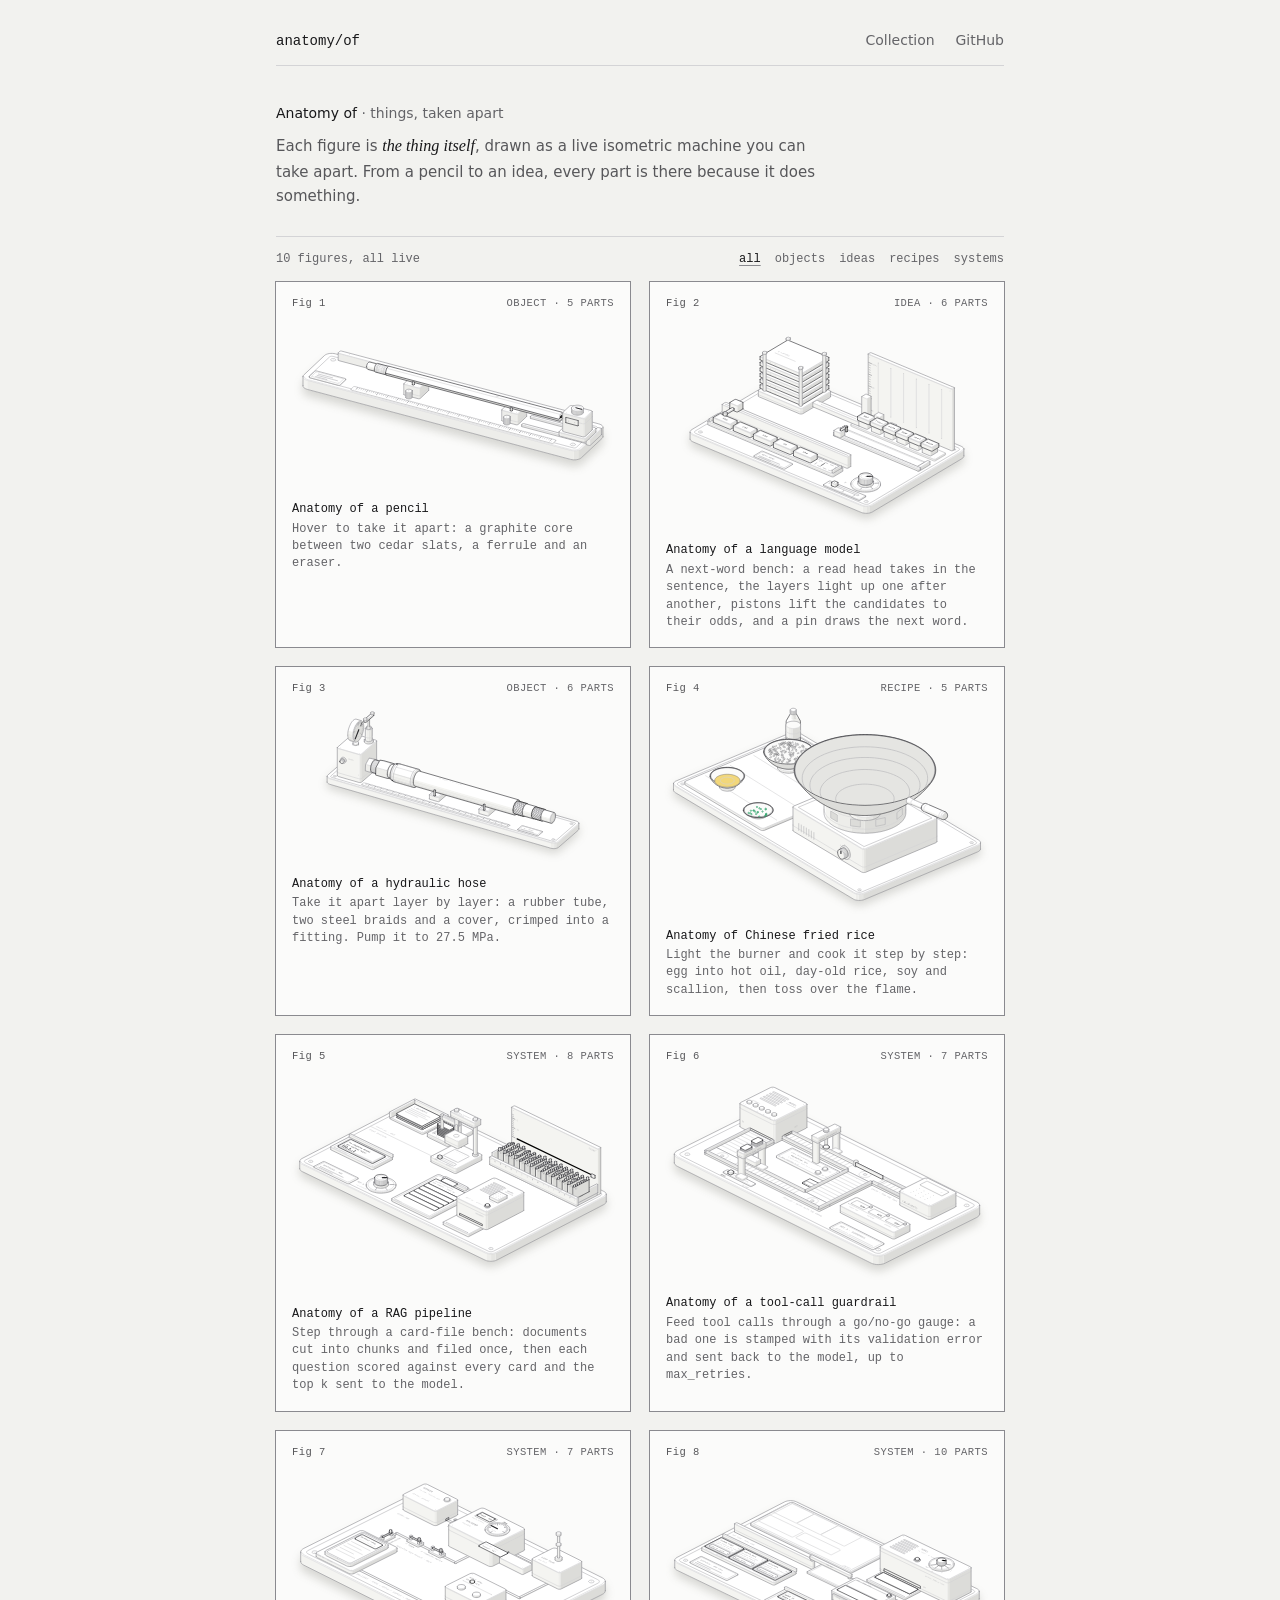
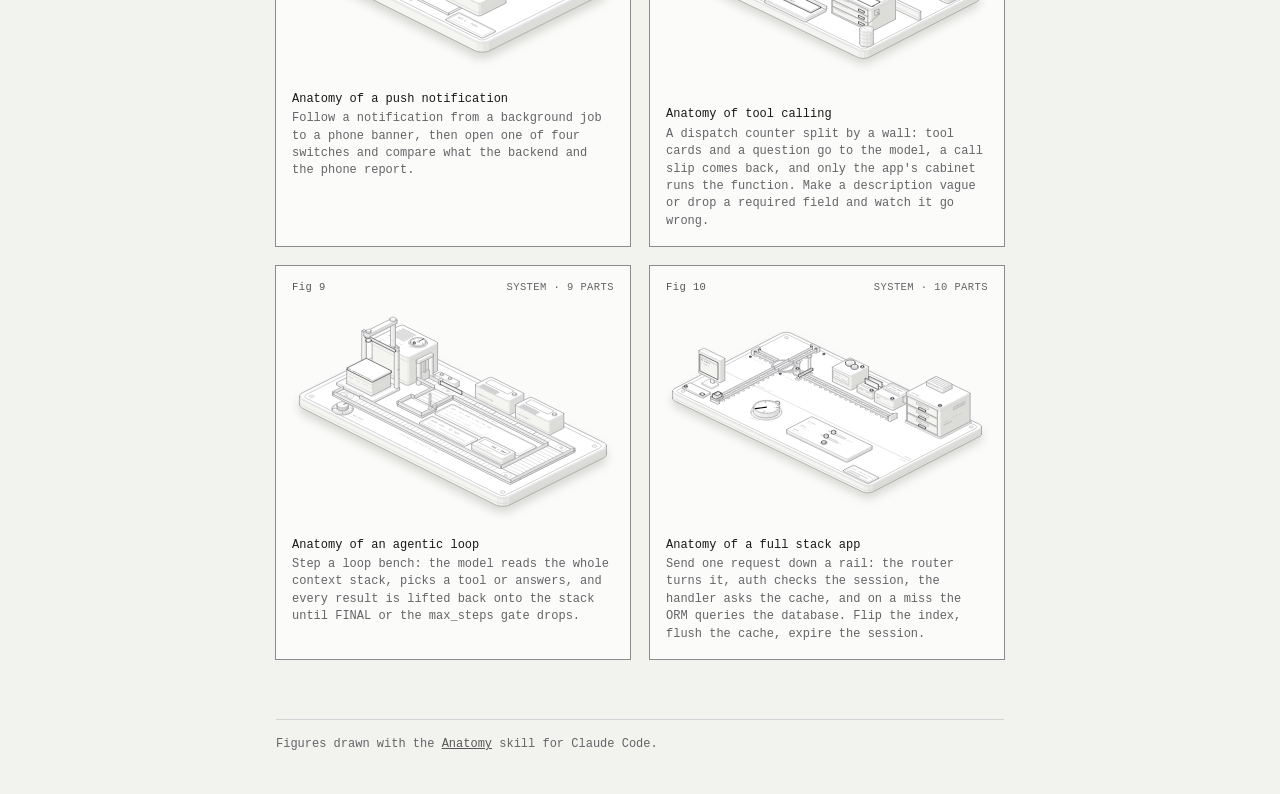
<file: index.html>
<!doctype html>
<html lang="en">
<head>
  <meta charset="utf-8">
  <meta name="viewport" content="width=device-width, initial-scale=1">
  <title>Anatomy Of</title>
  <meta name="description" content="Live breakdowns of how things work, from real objects to abstract ideas.">
  <meta name="theme-color" content="#f2f2ef">
  <link rel="stylesheet" href="assets/style.css">
</head>
<body>
  <header class="site-header">
    <div class="wrap">
      <a class="logo" href="./">anatomy/of</a>
      <nav>
        <a href="#all">Collection</a>
        <a href="https://github.com/clarkngo/anatomy-of">GitHub</a>
      </nav>
    </div>
  </header>

  <main class="wrap">
    <section class="intro">
      <p class="byline">Anatomy of <span>· things, taken apart</span></p>
      <p>Each figure is <em>the thing itself</em>, drawn as a live isometric machine you can take apart. From a pencil to an idea, every part is there because it does something.</p>
    </section>

    <section id="all">
      <div class="meta"><span class="count" id="count"></span><span class="filters" id="filters"></span></div>
      <div class="grid" id="grid"></div>
    </section>
  </main>

  <footer class="site-footer">
    <div class="wrap">Figures drawn with the <a href="https://skills.wheresryan.sh/anatomy">Anatomy</a> skill for Claude Code.</div>
  </footer>

  <script src="assets/site.js"></script>
</body>
</html>
</file>
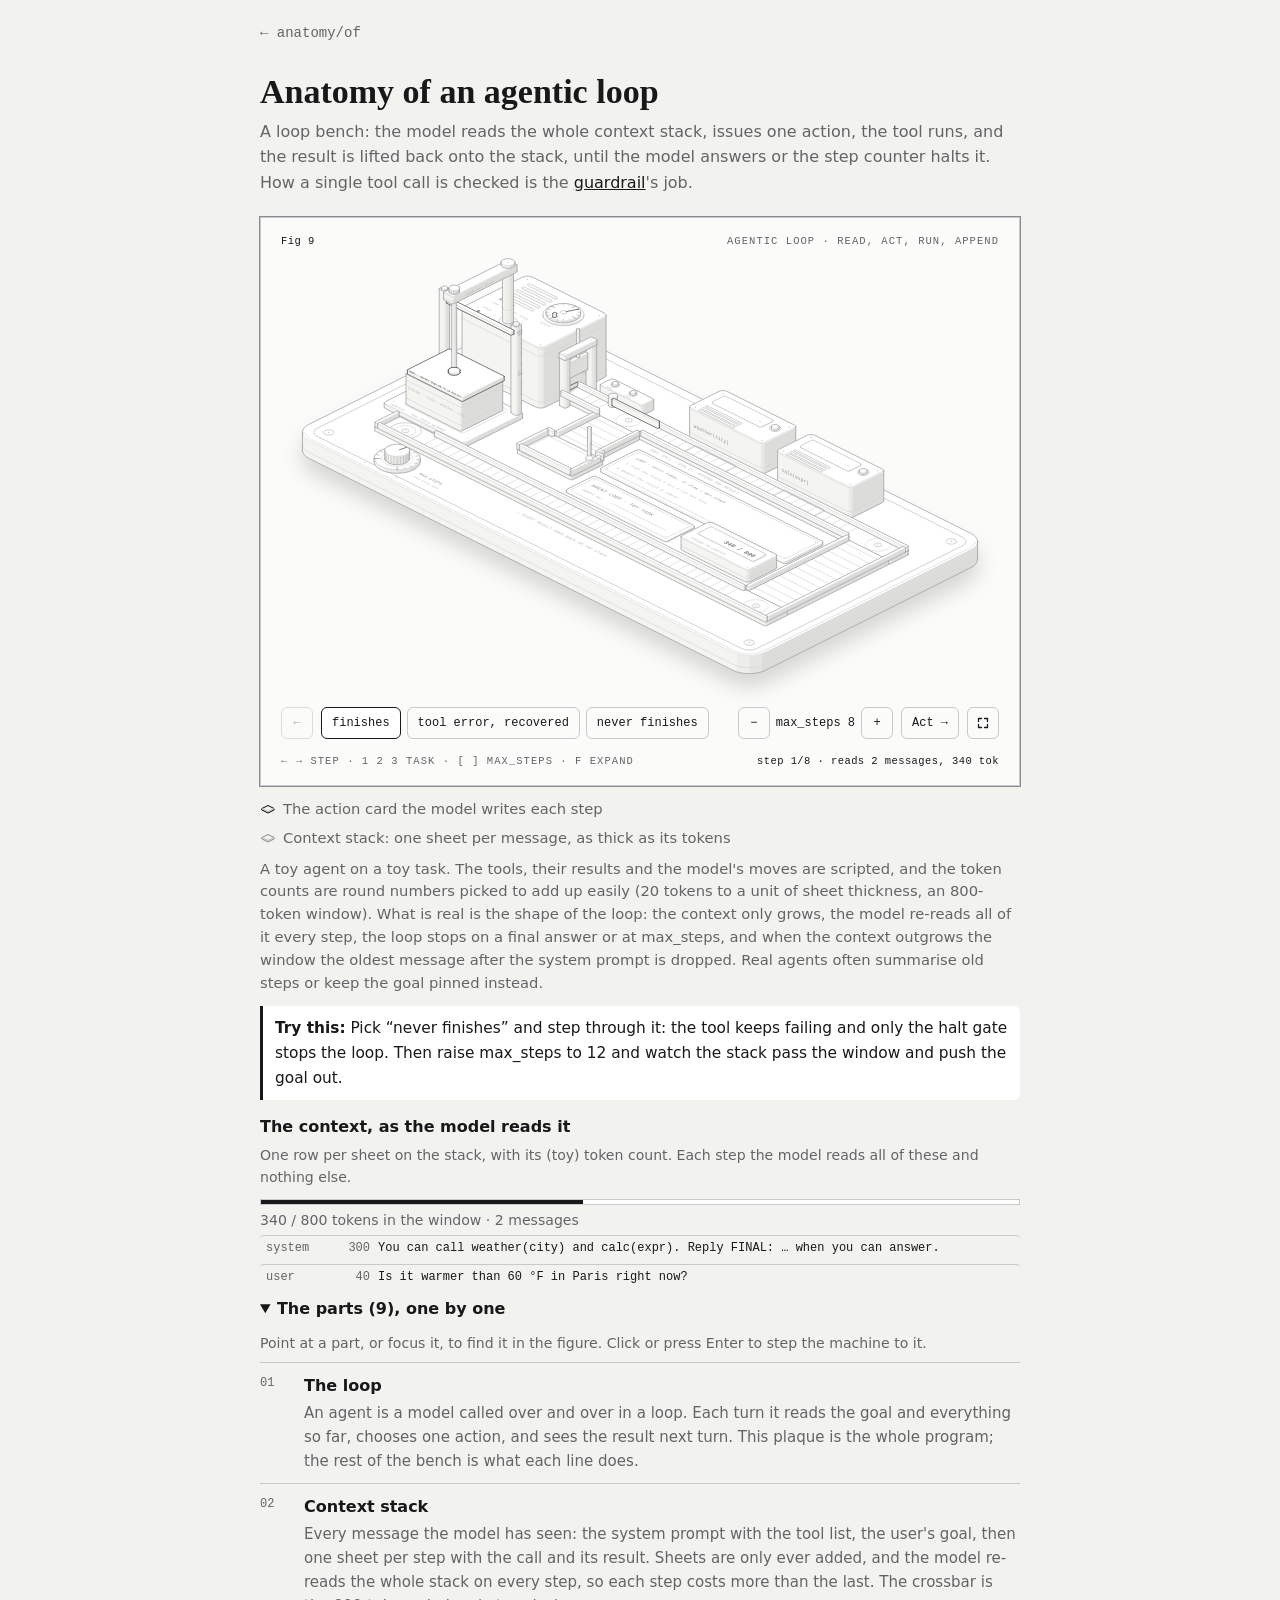
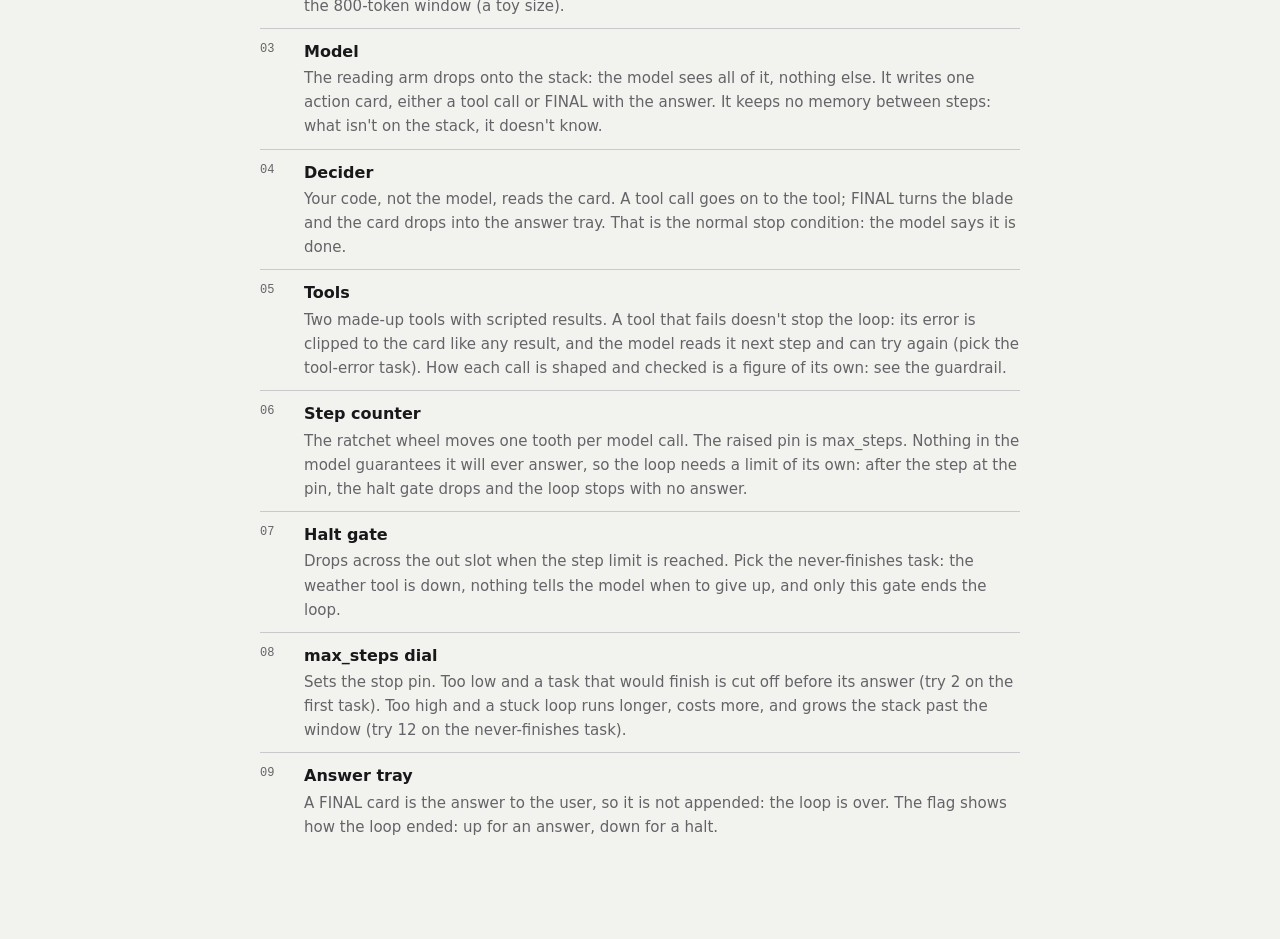
<file: agentic-loop/index.html>
<!doctype html><html lang="en" data-theme="light"><head><meta charset="utf-8"><meta name="viewport" content="width=device-width, initial-scale=1"><title>Anatomy of an agentic loop</title><style>
.iso{
  --anatomy-page:#0b0b0b;--anatomy-card:#131313;--anatomy-text:#a3a3a3;--anatomy-strong:#e6e6e6;--anatomy-muted:#6e6e6e;
  --anatomy-paper:#131313;--anatomy-face:#1b1b1b;--anatomy-top:#1c1c1c;
  --anatomy-shade-0:#0f0f0f;--anatomy-shade-1:#121212;--anatomy-shade-2:#151515;--anatomy-shade-3:#181818;
  --anatomy-lit-top:#262626;--anatomy-lit-shade:#1d1d1d;
  --anatomy-hi:#d4d4d4;--anatomy-mid:#6a6a6a;--anatomy-lo:#3e3e3e;--anatomy-faint:#2a2a2a;--anatomy-lit:#ffffff;
  --anatomy-halo:#050505;--anatomy-halo-opacity:.9;--anatomy-dot:#e6e6e6;
  --anatomy-red:#ff6b6b;--anatomy-green:#6be0a0;--anatomy-blue:#6b9bff;
  --anatomy-weight:.6px;--anatomy-ease:cubic-bezier(.32,.72,0,1);
  --anatomy-mono:ui-monospace,"SF Mono",Menlo,Consolas,monospace;
  --anatomy-lift:inset 0 1px 0 0 #ffffff0a,inset 0 0 0 1px #ffffff06,0 0 0 1px #00000026,0 1px 1px -.5px #00000014,0 3px 3px -1.5px #00000014,0 6px 6px -3px #00000014,0 12px 12px -6px #00000014;
}
.iso[data-theme="light"]{
  --anatomy-page:#f2f2ef;--anatomy-card:#fbfbfa;--anatomy-text:#57575a;--anatomy-strong:#18181a;--anatomy-muted:#8c8c90;
  --anatomy-paper:#fbfbfa;--anatomy-face:#ffffff;--anatomy-top:#ffffff;
  --anatomy-shade-0:#dcdcd9;--anatomy-shade-1:#e5e5e2;--anatomy-shade-2:#ededea;--anatomy-shade-3:#f4f4f1;
  --anatomy-lit-top:#ffffff;--anatomy-lit-shade:#eeeeeb;
  --anatomy-hi:#26262a;--anatomy-mid:#8a8a8f;--anatomy-lo:#b4b4b8;--anatomy-faint:#d4d4d6;--anatomy-lit:#000000;
  --anatomy-halo:#8a8a80;--anatomy-halo-opacity:.32;--anatomy-dot:#3a3a3e;
  --anatomy-red:#e5484d;--anatomy-green:#30a46c;--anatomy-blue:#3e63dd;
  --anatomy-lift:inset 0 1px 0 0 #ffffff,0 0 0 1px #0000000f,0 1px 1px -.5px #0000000a,0 3px 3px -1.5px #0000000a,0 6px 6px -3px #0000000a,0 12px 12px -6px #0000000a;
}
.iso-svg{display:block;width:100%;height:auto;overflow:visible}
.iso-svg path,.iso-svg circle{vector-effect:non-scaling-stroke}
.iso-fill{fill:var(--anatomy-paper);stroke:none}
.iso-solid[data-lit]>.iso-fill{fill:var(--anatomy-face)}
.iso-shade,.iso-top{stroke:none}
.iso-shade[data-shade="0"]{fill:var(--anatomy-shade-0)}
.iso-shade[data-shade="1"]{fill:var(--anatomy-shade-1)}
.iso-shade[data-shade="2"]{fill:var(--anatomy-shade-2)}
.iso-shade[data-shade="3"]{fill:var(--anatomy-shade-3)}
.iso-top{fill:var(--anatomy-top)}
.iso-solid[data-lit]>.iso-top{fill:var(--anatomy-lit-top)}
.iso-solid[data-lit]>.iso-shade{fill:var(--anatomy-lit-shade)}
.iso-solid[data-seamless]>.iso-shade,.iso-solid[data-seamless]>.iso-top{stroke-width:.4;stroke-linejoin:round}
.iso-solid[data-seamless]>.iso-shade[data-shade="0"]{stroke:var(--anatomy-shade-0)}
.iso-solid[data-seamless]>.iso-shade[data-shade="1"]{stroke:var(--anatomy-shade-1)}
.iso-solid[data-seamless]>.iso-shade[data-shade="2"]{stroke:var(--anatomy-shade-2)}
.iso-solid[data-seamless]>.iso-shade[data-shade="3"]{stroke:var(--anatomy-shade-3)}
.iso-solid[data-seamless]>.iso-top{stroke:var(--anatomy-top)}
.iso-solid[data-seamless][data-lit]>.iso-top{stroke:var(--anatomy-lit-top)}
.iso-solid[data-seamless][data-lit]>.iso-shade{stroke:var(--anatomy-lit-shade)}
.iso-solid[data-lit]>.iso-edge{stroke:var(--anatomy-lit)}
.iso-halo{fill:var(--anatomy-halo);stroke:none;filter:blur(9px);opacity:var(--anatomy-halo-opacity);transform:translateY(3px)}
.iso-line{fill:none;stroke:var(--anatomy-lo);stroke-width:var(--anatomy-weight);stroke-linecap:round;stroke-linejoin:round}
.iso-line[data-tone="hi"]{stroke:var(--anatomy-hi)}
.iso-line[data-tone="mid"]{stroke:var(--anatomy-mid)}
.iso-line[data-tone="lo"]{stroke:var(--anatomy-lo)}
.iso-line[data-tone="faint"]{stroke:var(--anatomy-faint)}
.iso-line[data-tone="lit"]{stroke:var(--anatomy-lit)}
.iso-line[data-tone="red"]{stroke:var(--anatomy-red)}
.iso-line[data-tone="green"]{stroke:var(--anatomy-green)}
.iso-line[data-tone="blue"]{stroke:var(--anatomy-blue)}
.iso-line[data-dotted]{stroke-dasharray:.01 3.5;stroke-width:1}
.iso-line[data-dashed]{stroke-dasharray:3 3}
.iso-line[data-flow]{stroke-dasharray:2 6}
.iso-wire-end{fill:var(--anatomy-paper);stroke:var(--anatomy-lo);stroke-width:var(--anatomy-weight)}
.iso-wire[data-tone="hi"] .iso-wire-end{stroke:var(--anatomy-hi)}
.iso-wire[data-tone="mid"] .iso-wire-end{stroke:var(--anatomy-mid)}
.iso-wire[data-tone="faint"] .iso-wire-end{stroke:var(--anatomy-faint)}
.iso-wire[data-tone="lit"] .iso-wire-end{stroke:var(--anatomy-lit)}
.iso-dots circle{fill:var(--anatomy-dot);stroke:none;opacity:.32}
.iso-dots[data-tone="hi"] circle{opacity:.85}
.iso-dots[data-tone="mid"] circle{opacity:.45}
.iso-dots[data-tone="lo"] circle{opacity:.22}
.iso-dots[data-tone="faint"] circle{opacity:.12}
.iso-face-text{fill:var(--anatomy-mid);font-family:var(--anatomy-mono);letter-spacing:.04em}
.iso-face-text[data-tone="hi"]{fill:var(--anatomy-hi)}
.iso-face-text[data-tone="lo"]{fill:var(--anatomy-lo)}
.iso-face-text[data-tone="faint"]{fill:var(--anatomy-faint)}
.tb-body{fill:var(--anatomy-shade-2);stroke:none}
.tb-shine{fill:var(--anatomy-top);stroke:none}
.tb-shade{fill:var(--anatomy-shade-0);stroke:none}
.tb-ring{fill:none;stroke:var(--anatomy-lo);stroke-width:.45;stroke-linecap:butt;stroke-linejoin:round}
.tb-ring[data-tone="mid"]{stroke:var(--anatomy-mid)}
.tb-ring[data-tone="faint"]{stroke:var(--anatomy-faint)}
.tb-ring[data-tone="hi"]{stroke:var(--anatomy-hi)}
@keyframes iso-flow{to{stroke-dashoffset:-32}}
@keyframes iso-pulse{0%,100%{opacity:.18}12%{opacity:1}40%{opacity:.18}}
.iso-line[data-flow]{animation:iso-flow 1600ms linear infinite}
.iso-dots circle[data-pulse]{animation:iso-pulse 1600ms steps(1,end) infinite;animation-delay:var(--pulse-at,0ms)}
.iso-figure{margin:32px 0 36px}
.iso-plate{position:relative;padding:52px 24px;border-radius:0;background:var(--anatomy-card);box-shadow:0 0 0 1px var(--anatomy-mid);--anatomy-paper:var(--anatomy-card)}
.iso-plate-corners{position:absolute;inset:18px 20px;pointer-events:none}
.iso-plate-corner{position:absolute;color:var(--anatomy-muted);font-family:var(--anatomy-mono);font-size:10.5px;line-height:1;letter-spacing:.04em;white-space:nowrap}
.iso-plate-corner[data-corner="fig"]{top:0;left:0;color:var(--anatomy-text)}
.iso-plate-corner[data-corner="title"]{top:0;right:0;text-transform:uppercase;letter-spacing:.1em}
.iso-plate-corner[data-corner="hint"]{bottom:0;left:0;text-transform:uppercase;letter-spacing:.1em}
.iso-plate-corner[data-corner="readout"]{right:0;bottom:0;color:var(--anatomy-text);font-variant-numeric:tabular-nums}
.iso-plate .iso-svg{margin:0 auto}
.iso-legend{display:grid;gap:8px;margin-top:12px;color:var(--anatomy-muted);font-size:13px;line-height:1.55}
.iso-keys{display:flex;flex-wrap:wrap;gap:6px 18px}
.iso-key{display:inline-flex;align-items:center;gap:7px}
.iso-swatch{width:16px;height:10px;flex:none;overflow:visible}
.iso-swatch path{fill:none;stroke:var(--anatomy-hi);stroke-width:1;vector-effect:non-scaling-stroke;stroke-linejoin:round;stroke-linecap:round}
.iso-swatch[data-mark="raised"] path,.iso-swatch[data-mark="flat"] path{stroke:var(--anatomy-mid)}
.iso-swatch[data-mark="lit"] path{stroke:var(--anatomy-lit)}
.iso-swatch[data-mark="dim"] path{stroke:var(--anatomy-lo)}
.iso-swatch[data-mark="dotted"] path{stroke-dasharray:.01 3;stroke-width:1.4}
.iso-swatch[data-mark="dashed"] path{stroke-dasharray:3 2.5}
.iso-swatch[data-mark="red"] path{stroke:var(--anatomy-red)}
.iso-swatch[data-mark="green"] path{stroke:var(--anatomy-green)}
.iso-swatch[data-mark="blue"] path{stroke:var(--anatomy-blue)}
.iso-swatch-crease{stroke:var(--anatomy-lo)!important}
@media (max-width:560px){.iso-plate{padding:48px 12px 70px}.iso-plate-corner[data-corner="hint"]{bottom:18px}}
@media (prefers-reduced-motion:reduce){.iso-line[data-flow],.iso-dots circle[data-pulse]{animation:none}}
</style></head><body class="iso" data-theme="light"><main class="pc-page iso" data-theme="light"><style>
*{box-sizing:border-box}
html{color-scheme:light}html[data-theme="dark"]{color-scheme:dark}
body{margin:0;background:var(--anatomy-page);color:var(--text);font:16px/1.6 system-ui,-apple-system,"Segoe UI",sans-serif;-webkit-font-smoothing:antialiased}
/* the embed reads these; the kit's own muted grey is under 4.5:1, so text greys are set here for AA */
.iso{--surface:var(--anatomy-card);--surface2:var(--anatomy-face);--text:#18181a;--muted:#646468;--border:#c9c9cc;--link:#18181a;--radius-sm:0}
.iso[data-theme="dark"]{--text:#e6e6e6;--muted:#8c8c90;--border:#3a3a3e;--link:#e6e6e6}
.pc-page{width:min(760px,100% - 32px);margin:0 auto;padding:24px 0 64px}
.pc-nav{font:14px/1.4 ui-monospace,Menlo,monospace}
.pc-nav a{color:var(--muted);text-decoration:none}.pc-nav a:hover{color:var(--text)}
.pc-head h1{font:600 34px/1.15 Georgia,serif;margin:28px 0 8px;color:var(--text)}
.pc-head p{margin:0 0 8px;color:var(--muted)}
.pc-head a{color:var(--text)}
</style>
<nav class="pc-nav"><a href="../">← anatomy/of</a></nav>
<header class="pc-head"><h1>Anatomy of an agentic loop</h1><p>A loop bench: the model reads the whole context stack, issues one action, the tool runs, and the result is lifted back onto the stack, until the model answers or the step counter halts it. How a single tool call is checked is the <a href="../guardrail/">guardrail</a>'s job.</p></header>
<div class="iso anatomy-embed" id="fig-agentic-loop" data-anatomy="agentic-loop" data-theme="light">
<style>
.iso{
  --anatomy-page:#0b0b0b;--anatomy-card:#131313;--anatomy-text:#a3a3a3;--anatomy-strong:#e6e6e6;--anatomy-muted:#6e6e6e;
  --anatomy-paper:#131313;--anatomy-face:#1b1b1b;--anatomy-top:#1c1c1c;
  --anatomy-shade-0:#0f0f0f;--anatomy-shade-1:#121212;--anatomy-shade-2:#151515;--anatomy-shade-3:#181818;
  --anatomy-lit-top:#262626;--anatomy-lit-shade:#1d1d1d;
  --anatomy-hi:#d4d4d4;--anatomy-mid:#6a6a6a;--anatomy-lo:#3e3e3e;--anatomy-faint:#2a2a2a;--anatomy-lit:#ffffff;
  --anatomy-halo:#050505;--anatomy-halo-opacity:.9;--anatomy-dot:#e6e6e6;
  --anatomy-red:#ff6b6b;--anatomy-green:#6be0a0;--anatomy-blue:#6b9bff;
  --anatomy-weight:.6px;--anatomy-ease:cubic-bezier(.32,.72,0,1);
  --anatomy-mono:ui-monospace,"SF Mono",Menlo,Consolas,monospace;
  --anatomy-lift:inset 0 1px 0 0 #ffffff0a,inset 0 0 0 1px #ffffff06,0 0 0 1px #00000026,0 1px 1px -.5px #00000014,0 3px 3px -1.5px #00000014,0 6px 6px -3px #00000014,0 12px 12px -6px #00000014;
}
.iso[data-theme="light"]{
  --anatomy-page:#f2f2ef;--anatomy-card:#fbfbfa;--anatomy-text:#57575a;--anatomy-strong:#18181a;--anatomy-muted:#8c8c90;
  --anatomy-paper:#fbfbfa;--anatomy-face:#ffffff;--anatomy-top:#ffffff;
  --anatomy-shade-0:#dcdcd9;--anatomy-shade-1:#e5e5e2;--anatomy-shade-2:#ededea;--anatomy-shade-3:#f4f4f1;
  --anatomy-lit-top:#ffffff;--anatomy-lit-shade:#eeeeeb;
  --anatomy-hi:#26262a;--anatomy-mid:#8a8a8f;--anatomy-lo:#b4b4b8;--anatomy-faint:#d4d4d6;--anatomy-lit:#000000;
  --anatomy-halo:#8a8a80;--anatomy-halo-opacity:.32;--anatomy-dot:#3a3a3e;
  --anatomy-red:#e5484d;--anatomy-green:#30a46c;--anatomy-blue:#3e63dd;
  --anatomy-lift:inset 0 1px 0 0 #ffffff,0 0 0 1px #0000000f,0 1px 1px -.5px #0000000a,0 3px 3px -1.5px #0000000a,0 6px 6px -3px #0000000a,0 12px 12px -6px #0000000a;
}
.iso-svg{display:block;width:100%;height:auto;overflow:visible}
.iso-svg path,.iso-svg circle{vector-effect:non-scaling-stroke}
.iso-fill{fill:var(--anatomy-paper);stroke:none}
.iso-solid[data-lit]>.iso-fill{fill:var(--anatomy-face)}
.iso-shade,.iso-top{stroke:none}
.iso-shade[data-shade="0"]{fill:var(--anatomy-shade-0)}
.iso-shade[data-shade="1"]{fill:var(--anatomy-shade-1)}
.iso-shade[data-shade="2"]{fill:var(--anatomy-shade-2)}
.iso-shade[data-shade="3"]{fill:var(--anatomy-shade-3)}
.iso-top{fill:var(--anatomy-top)}
.iso-solid[data-lit]>.iso-top{fill:var(--anatomy-lit-top)}
.iso-solid[data-lit]>.iso-shade{fill:var(--anatomy-lit-shade)}
.iso-solid[data-seamless]>.iso-shade,.iso-solid[data-seamless]>.iso-top{stroke-width:.4;stroke-linejoin:round}
.iso-solid[data-seamless]>.iso-shade[data-shade="0"]{stroke:var(--anatomy-shade-0)}
.iso-solid[data-seamless]>.iso-shade[data-shade="1"]{stroke:var(--anatomy-shade-1)}
.iso-solid[data-seamless]>.iso-shade[data-shade="2"]{stroke:var(--anatomy-shade-2)}
.iso-solid[data-seamless]>.iso-shade[data-shade="3"]{stroke:var(--anatomy-shade-3)}
.iso-solid[data-seamless]>.iso-top{stroke:var(--anatomy-top)}
.iso-solid[data-seamless][data-lit]>.iso-top{stroke:var(--anatomy-lit-top)}
.iso-solid[data-seamless][data-lit]>.iso-shade{stroke:var(--anatomy-lit-shade)}
.iso-solid[data-lit]>.iso-edge{stroke:var(--anatomy-lit)}
.iso-halo{fill:var(--anatomy-halo);stroke:none;filter:blur(9px);opacity:var(--anatomy-halo-opacity);transform:translateY(3px)}
.iso-line{fill:none;stroke:var(--anatomy-lo);stroke-width:var(--anatomy-weight);stroke-linecap:round;stroke-linejoin:round}
.iso-line[data-tone="hi"]{stroke:var(--anatomy-hi)}
.iso-line[data-tone="mid"]{stroke:var(--anatomy-mid)}
.iso-line[data-tone="lo"]{stroke:var(--anatomy-lo)}
.iso-line[data-tone="faint"]{stroke:var(--anatomy-faint)}
.iso-line[data-tone="lit"]{stroke:var(--anatomy-lit)}
.iso-line[data-tone="red"]{stroke:var(--anatomy-red)}
.iso-line[data-tone="green"]{stroke:var(--anatomy-green)}
.iso-line[data-tone="blue"]{stroke:var(--anatomy-blue)}
.iso-line[data-dotted]{stroke-dasharray:.01 3.5;stroke-width:1}
.iso-line[data-dashed]{stroke-dasharray:3 3}
.iso-line[data-flow]{stroke-dasharray:2 6}
.iso-wire-end{fill:var(--anatomy-paper);stroke:var(--anatomy-lo);stroke-width:var(--anatomy-weight)}
.iso-wire[data-tone="hi"] .iso-wire-end{stroke:var(--anatomy-hi)}
.iso-wire[data-tone="mid"] .iso-wire-end{stroke:var(--anatomy-mid)}
.iso-wire[data-tone="faint"] .iso-wire-end{stroke:var(--anatomy-faint)}
.iso-wire[data-tone="lit"] .iso-wire-end{stroke:var(--anatomy-lit)}
.iso-dots circle{fill:var(--anatomy-dot);stroke:none;opacity:.32}
.iso-dots[data-tone="hi"] circle{opacity:.85}
.iso-dots[data-tone="mid"] circle{opacity:.45}
.iso-dots[data-tone="lo"] circle{opacity:.22}
.iso-dots[data-tone="faint"] circle{opacity:.12}
.iso-face-text{fill:var(--anatomy-mid);font-family:var(--anatomy-mono);letter-spacing:.04em}
.iso-face-text[data-tone="hi"]{fill:var(--anatomy-hi)}
.iso-face-text[data-tone="lo"]{fill:var(--anatomy-lo)}
.iso-face-text[data-tone="faint"]{fill:var(--anatomy-faint)}
.tb-body{fill:var(--anatomy-shade-2);stroke:none}
.tb-shine{fill:var(--anatomy-top);stroke:none}
.tb-shade{fill:var(--anatomy-shade-0);stroke:none}
.tb-ring{fill:none;stroke:var(--anatomy-lo);stroke-width:.45;stroke-linecap:butt;stroke-linejoin:round}
.tb-ring[data-tone="mid"]{stroke:var(--anatomy-mid)}
.tb-ring[data-tone="faint"]{stroke:var(--anatomy-faint)}
.tb-ring[data-tone="hi"]{stroke:var(--anatomy-hi)}
@keyframes iso-flow{to{stroke-dashoffset:-32}}
@keyframes iso-pulse{0%,100%{opacity:.18}12%{opacity:1}40%{opacity:.18}}
.iso-line[data-flow]{animation:iso-flow 1600ms linear infinite}
.iso-dots circle[data-pulse]{animation:iso-pulse 1600ms steps(1,end) infinite;animation-delay:var(--pulse-at,0ms)}
.iso-figure{margin:32px 0 36px}
.iso-plate{position:relative;padding:52px 24px;border-radius:0;background:var(--anatomy-card);box-shadow:0 0 0 1px var(--anatomy-mid);--anatomy-paper:var(--anatomy-card)}
.iso-plate-corners{position:absolute;inset:18px 20px;pointer-events:none}
.iso-plate-corner{position:absolute;color:var(--anatomy-muted);font-family:var(--anatomy-mono);font-size:10.5px;line-height:1;letter-spacing:.04em;white-space:nowrap}
.iso-plate-corner[data-corner="fig"]{top:0;left:0;color:var(--anatomy-text)}
.iso-plate-corner[data-corner="title"]{top:0;right:0;text-transform:uppercase;letter-spacing:.1em}
.iso-plate-corner[data-corner="hint"]{bottom:0;left:0;text-transform:uppercase;letter-spacing:.1em}
.iso-plate-corner[data-corner="readout"]{right:0;bottom:0;color:var(--anatomy-text);font-variant-numeric:tabular-nums}
.iso-plate .iso-svg{margin:0 auto}
.iso-legend{display:grid;gap:8px;margin-top:12px;color:var(--anatomy-muted);font-size:13px;line-height:1.55}
.iso-keys{display:flex;flex-wrap:wrap;gap:6px 18px}
.iso-key{display:inline-flex;align-items:center;gap:7px}
.iso-swatch{width:16px;height:10px;flex:none;overflow:visible}
.iso-swatch path{fill:none;stroke:var(--anatomy-hi);stroke-width:1;vector-effect:non-scaling-stroke;stroke-linejoin:round;stroke-linecap:round}
.iso-swatch[data-mark="raised"] path,.iso-swatch[data-mark="flat"] path{stroke:var(--anatomy-mid)}
.iso-swatch[data-mark="lit"] path{stroke:var(--anatomy-lit)}
.iso-swatch[data-mark="dim"] path{stroke:var(--anatomy-lo)}
.iso-swatch[data-mark="dotted"] path{stroke-dasharray:.01 3;stroke-width:1.4}
.iso-swatch[data-mark="dashed"] path{stroke-dasharray:3 2.5}
.iso-swatch[data-mark="red"] path{stroke:var(--anatomy-red)}
.iso-swatch[data-mark="green"] path{stroke:var(--anatomy-green)}
.iso-swatch[data-mark="blue"] path{stroke:var(--anatomy-blue)}
.iso-swatch-crease{stroke:var(--anatomy-lo)!important}
@media (max-width:560px){.iso-plate{padding:48px 12px 70px}.iso-plate-corner[data-corner="hint"]{bottom:18px}}
@media (prefers-reduced-motion:reduce){.iso-line[data-flow],.iso-dots circle[data-pulse]{animation:none}}

.anatomy-embed{--anatomy-page:var(--surface,#fff);--anatomy-muted:var(--muted,#53695d);--anatomy-text:var(--text,#10231a);margin:22px 0 26px;color:var(--text);font:inherit}
.anatomy-embed .iso-figure{margin:0}
.anatomy-embed{scroll-margin-top:16px}
.anatomy-embed .pc-try{margin:12px 0 0;padding:10px 12px;border-left:3px solid var(--text);background:var(--surface2);border-radius:0 6px 6px 0;color:var(--text);font-size:.96rem}
.anatomy-embed .iso-plate{background:var(--anatomy-card);border:1px solid var(--border,#d3e2d8);border-radius:var(--radius-sm,8px);padding:16px 16px 40px}
.anatomy-embed .iso-plate-corner{color:var(--muted)}
.anatomy-embed .iso-plate-corner[data-corner="fig"],.anatomy-embed .iso-plate-corner[data-corner="readout"]{color:var(--text)}
.anatomy-embed .iso-legend{color:var(--muted);font-size:.92rem}
.anatomy-embed .iso-stage{border-radius:4px}
.anatomy-embed .iso-stage:focus-visible{outline:2px solid var(--link);outline-offset:3px}
.anatomy-embed .iso-stage [data-part]{cursor:pointer}
.anatomy-embed .iso-stage[data-focus] [data-part]:not([data-on]) *{stroke:var(--anatomy-faint)!important}
.anatomy-embed .iso-stage[data-focus] [data-part]:not([data-on]) .iso-fill{fill:var(--anatomy-paper)!important}
.anatomy-embed .iso-stage[data-focus] [data-part]:not([data-on]) .iso-top{fill:var(--anatomy-top)!important}
.anatomy-embed .iso-stage[data-focus] [data-part]:not([data-on]) .iso-shade{fill:var(--anatomy-shade-3)!important}
.anatomy-embed .iso-stage[data-focus] [data-part]:not([data-on]) text{fill:var(--anatomy-faint)!important}
.anatomy-embed .iso-stage[data-focus] [data-part]:not([data-on]) .iso-dots circle{opacity:.1!important}
.anatomy-embed .pc-controls{position:relative;display:flex;flex-wrap:wrap;align-items:center;gap:8px;margin-top:-4px;padding:0 4px 6px;font:12px/1 var(--anatomy-mono);z-index:1}
.anatomy-embed .pc-btn{font:inherit;color:var(--text);background:var(--surface);border:1px solid var(--border);border-radius:6px;padding:8px 10px;cursor:pointer;min-height:32px;min-width:32px}
.anatomy-embed .pc-btn:hover{border-color:var(--text)}
.anatomy-embed .pc-btn:focus-visible{outline:2px solid var(--link);outline-offset:2px}
.anatomy-embed .pc-btn:disabled{color:var(--muted);opacity:.6;cursor:default}
.anatomy-embed .pc-btn[aria-pressed="true"]{border-color:var(--text);background:var(--surface2)}
.anatomy-embed .pc-group{display:inline-flex;align-items:center;gap:6px;color:var(--text);font-variant-numeric:tabular-nums}
.anatomy-embed .pc-group [data-value]{min-width:44px;text-align:center}
.anatomy-embed .pc-right{margin-left:auto}
.anatomy-embed .pc-dots{display:flex;gap:5px}
.anatomy-embed .pc-dots i{width:7px;height:7px;border:1px solid var(--muted);border-radius:50%}
.anatomy-embed .pc-dots i[data-on]{background:var(--text);border-color:var(--text)}
.anatomy-embed .pc-live{position:absolute;width:1px;height:1px;overflow:hidden;clip:rect(0 0 0 0);white-space:nowrap}
.anatomy-embed .pc-expand{display:inline-flex;align-items:center;justify-content:center;padding:0}
.anatomy-embed .pc-expand svg{width:12px;height:12px;fill:none;stroke:currentColor;stroke-width:1.3;stroke-linecap:round;stroke-linejoin:round}
.anatomy-embed .iso-figure[data-expanded]{position:fixed;inset:0;z-index:1000;margin:0;padding:16px;background:var(--surface);display:flex;flex-direction:column;justify-content:center;overflow:auto}
.anatomy-embed .iso-figure[data-expanded] .iso-plate{width:100%;max-width:1500px;margin:0 auto}
.anatomy-embed .iso-figure[data-expanded] .iso-svg{max-height:calc(100dvh - 200px)}
.anatomy-embed .iso-figure[data-expanded] .iso-legend{display:none}
.anatomy-embed .pc-parts{margin-top:14px}
.anatomy-embed .pc-parts summary{cursor:pointer;font-weight:600;color:var(--text);padding:6px 0}
.anatomy-embed .pc-parts summary:focus-visible{outline:2px solid var(--link);outline-offset:2px}
.anatomy-embed .pc-parts .tip{font-size:.88rem;color:var(--muted);margin:4px 0 8px}
.anatomy-embed .pc-parts ol{list-style:none;margin:0;padding:0}
.anatomy-embed .pc-parts ol > li{border-top:1px solid var(--border)}
.anatomy-embed .pc-part{display:grid;grid-template-columns:34px 1fr;gap:2px 10px;padding:10px 8px;margin:0 -8px;border-radius:6px;cursor:pointer}
.anatomy-embed .pc-part:hover,.anatomy-embed .pc-part[data-on]{background:var(--surface2)}
.anatomy-embed .pc-part:focus-visible{outline:2px solid var(--link);outline-offset:-2px}
.anatomy-embed .pc-parts .num{grid-row:span 2;font:12px var(--anatomy-mono);color:var(--muted);padding-top:3px}
.anatomy-embed .pc-parts h4{margin:0;font-size:1rem;color:var(--text)}
.anatomy-embed .pc-part p{margin:0;color:var(--muted);font-size:.94rem}
.anatomy-embed .pc-bars{list-style:none;margin:6px 0 0;padding:0;display:grid;gap:6px;font:12px var(--anatomy-mono);color:var(--muted)}
.anatomy-embed .pc-bars li{display:grid;grid-template-columns:minmax(48px,auto) 1fr 44px;align-items:center;gap:10px;padding:0;margin:0;border:0;cursor:default}
.anatomy-embed .pc-bars li:hover{background:none}
.anatomy-embed .pc-bars i{display:block;height:6px;background:var(--surface2);border:1px solid var(--border);position:relative}
.anatomy-embed .pc-bars i::after{content:"";position:absolute;inset:0 auto 0 0;width:calc(var(--p) * 100%);background:var(--text);transition:width .4s var(--anatomy-ease)}
.anatomy-embed .pc-bars li[data-on] span,.anatomy-embed .pc-bars li[data-on] b{color:var(--text);font-weight:700}
.anatomy-embed .pc-bars b{font-weight:400;text-align:right;color:var(--text);font-variant-numeric:tabular-nums}
@media (max-width:600px){.anatomy-embed .pc-controls{margin-top:6px;padding:0 0 4px}.anatomy-embed .pc-right{margin-left:0}.anatomy-embed .iso-plate{padding:30px 10px 34px}.anatomy-embed .iso-plate-corner[data-corner="hint"],.anatomy-embed .iso-plate-corner[data-corner="title"]{display:none}}
@media (prefers-reduced-motion:reduce){.anatomy-embed .pc-bars i::after{transition:none}}

.anatomy-embed .al-log{list-style:none;margin:6px 0 0;padding:0;font:12px/1.45 var(--anatomy-mono);display:grid;gap:2px}
.anatomy-embed .al-log li{display:grid;grid-template-columns:62px 34px 1fr;gap:8px;padding:4px 6px;border-radius:4px;color:var(--text)}
.anatomy-embed .al-log li span{color:var(--muted)}
.anatomy-embed .al-log li b{font-weight:400;text-align:right;font-variant-numeric:tabular-nums;color:var(--muted)}
.anatomy-embed .al-log li em{font-style:normal;overflow-wrap:anywhere}
.anatomy-embed .al-log li[data-on]{background:var(--surface2)}
.anatomy-embed .al-log li[data-out]{color:var(--muted);text-decoration:line-through}
.anatomy-embed .al-log li[data-out] em{text-decoration:line-through}
.anatomy-embed .al-meter{display:block;height:6px;margin:10px 0 4px;background:var(--surface2);border:1px solid var(--border);position:relative}
.anatomy-embed .al-meter::after{content:"";position:absolute;inset:0 auto 0 0;width:calc(var(--p,0) * 100%);background:var(--text);transition:width .4s var(--anatomy-ease)}
.anatomy-embed .al-meter[data-over]{outline:2px solid var(--text);outline-offset:1px}
.anatomy-embed .pc-group[role="group"]{flex-wrap:wrap;max-width:100%}
@media (prefers-reduced-motion:reduce){.anatomy-embed .al-meter::after{transition:none}}
</style>
<figure class="iso-figure"><div class="iso-plate"><div class="iso-plate-corners" aria-hidden="true"><span class="iso-plate-corner" data-corner="fig">Fig 9</span><span class="iso-plate-corner" data-corner="title">Agentic loop · read, act, run, append</span><span class="iso-plate-corner" data-corner="hint">← → step · 1 2 3 task · [ ] max_steps · F expand</span><span class="iso-plate-corner" data-corner="readout" data-readout>step 1/8 · reads 2 messages, 340 tok</span></div><div class="iso-stage" tabindex="0" role="slider" aria-label="Agentic loop. Arrow keys step through the loop; 1, 2 and 3 pick a task; [ and ] change max_steps; hover or tap a part to read about it." aria-valuemin="0" aria-valuemax="10" aria-valuenow="0" aria-valuetext="step 1/8 · reads 2 messages, 340 tok"><svg xmlns="http://www.w3.org/2000/svg" class="iso-svg" viewBox="0 0 640 420" role="img" aria-label="A loop bench for an AI agent. At the back left a model box has a reading arm that reaches over a stack of sheets: the context, everything the model has been told and every result so far. A crossbar between two posts marks the 800-token context window. Each step the model reads the whole stack and issues an action card. A decider sends a tool call along the back lane to one of two tools, weather and calc; the tool's result is clipped to the card, which rides round the loop and is lifted onto the stack. A final answer is turned into an answer tray instead, and a flag goes up. A ratchet wheel on the model counts steps; at the stop pin set by the max_steps dial, a halt gate drops across the model's out slot. If the stack outgrows the window, the oldest message after the system prompt is pushed out."><path class="iso-halo" d="M22.4 183.6L22.8 181.7L24 179.8L25.8 178L28.4 176.5L209.4 85.9L212.5 84.7L216 83.7L219.8 83.2L223.7 83L227.7 83.2L231.5 83.7L235 84.7L238.1 85.9L611.6 272.7L614.2 274.2L616 276L617.2 277.9L617.6 279.9L617.6 295.7L617.2 297.7L616 299.6L614.2 301.4L611.6 302.9L430.6 393.4L427.5 394.7L424 395.6L420.2 396.2L416.3 396.4L412.3 396.2L408.5 395.6L405 394.7L401.9 393.4L28.4 206.7L25.8 205.1L24 203.4L22.8 201.5L22.4 199.5Z"/><g class="iso-solid"><path class="iso-fill" d="M207.6 122.5L208.4 120.7L210 119.1L212.3 117.6L215.1 116.5L218.4 115.7L221.9 115.3L225.6 115.3L229.1 115.7L232.4 116.5L235.2 117.6L237.5 119.1L239.1 120.7L239.9 122.5L239.9 127.1L239.1 128.9L237.5 130.5L235.2 132L232.4 133.1L229.1 133.9L225.6 134.3L221.9 134.3L218.4 133.9L215.1 133.1L212.3 132L210 130.5L208.4 128.9L207.6 127.1Z"/><path class="iso-shade" data-shade="0" d="M235.2 132L232.4 133.1L232.4 130.3L235.2 129.1ZM239.9 127.1L239.1 128.9L239.1 126.1L239.9 124.3ZM239.1 128.9L237.5 130.5L237.5 127.7L239.1 126.1ZM237.5 130.5L235.2 132L235.2 129.1L237.5 127.7Z"/><path class="iso-shade" data-shade="1" d="M232.4 133.1L229.1 133.9L229.1 131.1L232.4 130.3ZM229.1 133.9L225.6 134.3L225.6 131.5L229.1 131.1Z"/><path class="iso-shade" data-shade="2" d="M225.6 134.3L221.9 134.3L221.9 131.5L225.6 131.5ZM221.9 134.3L218.4 133.9L218.4 131.1L221.9 131.5ZM218.4 133.9L215.1 133.1L215.1 130.3L218.4 131.1Z"/><path class="iso-shade" data-shade="3" d="M215.1 133.1L212.3 132L212.3 129.1L215.1 130.3ZM212.3 132L210 130.5L210 127.7L212.3 129.1ZM210 130.5L208.4 128.9L208.4 126.1L210 127.7ZM208.4 128.9L207.6 127.1L207.6 124.3L208.4 126.1Z"/><path class="iso-top" d="M235.2 129.1L232.4 130.3L229.1 131.1L225.6 131.5L221.9 131.5L218.4 131.1L215.1 130.3L212.3 129.1L210 127.7L208.4 126.1L207.6 124.3L207.6 122.5L208.4 120.7L210 119.1L212.3 117.6L215.1 116.5L218.4 115.7L221.9 115.3L225.6 115.3L229.1 115.7L232.4 116.5L235.2 117.6L237.5 119.1L239.1 120.7L239.9 122.5L239.9 124.3L239.1 126.1L237.5 127.7Z"/><path class="iso-line iso-crease" data-tone="faint" d="M239.9 124.3L239.1 126.1L237.5 127.7L235.2 129.1L232.4 130.3L229.1 131.1L225.6 131.5L221.9 131.5L218.4 131.1L215.1 130.3L212.3 129.1L210 127.7L208.4 126.1L207.6 124.3"/><path class="iso-line iso-edge" data-tone="lo" d="M207.6 124.3L207.6 122.5L208.4 120.7L210 119.1L212.3 117.6L215.1 116.5L218.4 115.7L221.9 115.3L225.6 115.3L229.1 115.7L232.4 116.5L235.2 117.6L237.5 119.1L239.1 120.7L239.9 122.5L239.9 124.3M239.9 127.1L239.1 128.9L237.5 130.5L235.2 132L232.4 133.1L229.1 133.9L225.6 134.3L221.9 134.3L218.4 133.9L215.1 133.1L212.3 132L210 130.5L208.4 128.9L207.6 127.1M207.6 124.3L207.6 127.1M239.9 124.3L239.9 127.1"/></g><g class="iso-solid"><path class="iso-fill" d="M211.6 116.7L212.2 115.4L213.4 114.2L215.1 113.1L217.3 112.2L219.7 111.7L222.4 111.4L225.1 111.4L227.8 111.7L230.2 112.2L232.4 113.1L234.1 114.2L235.3 115.4L235.9 116.7L235.9 124.1L235.3 125.4L234.1 126.6L232.4 127.7L230.2 128.6L227.8 129.1L225.1 129.4L222.4 129.4L219.7 129.1L217.3 128.6L215.1 127.7L213.4 126.6L212.2 125.4L211.6 124.1Z"/><path class="iso-shade" data-shade="0" d="M232.4 127.7L230.2 128.6L230.2 122.6L232.4 121.7ZM235.9 124.1L235.3 125.4L235.3 119.4L235.9 118.1ZM235.3 125.4L234.1 126.6L234.1 120.7L235.3 119.4ZM234.1 126.6L232.4 127.7L232.4 121.7L234.1 120.7Z"/><path class="iso-shade" data-shade="1" d="M230.2 128.6L227.8 129.1L227.8 123.2L230.2 122.6ZM227.8 129.1L225.1 129.4L225.1 123.5L227.8 123.2Z"/><path class="iso-shade" data-shade="2" d="M225.1 129.4L222.4 129.4L222.4 123.5L225.1 123.5ZM222.4 129.4L219.7 129.1L219.7 123.2L222.4 123.5ZM219.7 129.1L217.3 128.6L217.3 122.6L219.7 123.2Z"/><path class="iso-shade" data-shade="3" d="M217.3 128.6L215.1 127.7L215.1 121.7L217.3 122.6ZM215.1 127.7L213.4 126.6L213.4 120.7L215.1 121.7ZM213.4 126.6L212.2 125.4L212.2 119.4L213.4 120.7ZM212.2 125.4L211.6 124.1L211.6 118.1L212.2 119.4Z"/><path class="iso-top" d="M232.4 121.7L230.2 122.6L227.8 123.2L225.1 123.5L222.4 123.5L219.7 123.2L217.3 122.6L215.1 121.7L213.4 120.7L212.2 119.4L211.6 118.1L211.6 116.7L212.2 115.4L213.4 114.2L215.1 113.1L217.3 112.2L219.7 111.7L222.4 111.4L225.1 111.4L227.8 111.7L230.2 112.2L232.4 113.1L234.1 114.2L235.3 115.4L235.9 116.7L235.9 118.1L235.3 119.4L234.1 120.7Z"/><path class="iso-line iso-crease" data-tone="faint" d="M235.9 118.1L235.3 119.4L234.1 120.7L232.4 121.7L230.2 122.6L227.8 123.2L225.1 123.5L222.4 123.5L219.7 123.2L217.3 122.6L215.1 121.7L213.4 120.7L212.2 119.4L211.6 118.1"/><path class="iso-line iso-edge" data-tone="mid" d="M211.6 118.1L211.6 116.7L212.2 115.4L213.4 114.2L215.1 113.1L217.3 112.2L219.7 111.7L222.4 111.4L225.1 111.4L227.8 111.7L230.2 112.2L232.4 113.1L234.1 114.2L235.3 115.4L235.9 116.7L235.9 118.1M235.9 124.1L235.3 125.4L234.1 126.6L232.4 127.7L230.2 128.6L227.8 129.1L225.1 129.4L222.4 129.4L219.7 129.1L217.3 128.6L215.1 127.7L213.4 126.6L212.2 125.4L211.6 124.1M211.6 118.1L211.6 124.1M235.9 118.1L235.9 124.1"/></g><g class="iso-solid"><path class="iso-fill" d="M61.1 197.6L61.1 195.7L61.9 194L63.4 192.3L65.7 190.9L68.6 189.8L71.8 189L75.4 188.6L79 188.6L82.6 189L85.9 189.8L88.7 190.9L91 192.3L92.6 194L93.4 195.7L93.4 200.4L92.6 202.2L91 203.8L88.7 205.2L85.9 206.4L82.6 207.1L79 207.5L75.4 207.5L71.8 207.1L68.6 206.4L65.7 205.2L63.4 203.8L61.9 202.2L61.1 200.4Z"/><path class="iso-shade" data-shade="0" d="M88.7 205.2L85.9 206.4L85.9 203.5L88.7 202.4ZM93.4 200.4L92.6 202.2L92.6 199.3L93.4 197.6ZM92.6 202.2L91 203.8L91 201L92.6 199.3ZM91 203.8L88.7 205.2L88.7 202.4L91 201Z"/><path class="iso-shade" data-shade="1" d="M85.9 206.4L82.6 207.1L82.6 204.3L85.9 203.5ZM82.6 207.1L79 207.5L79 204.7L82.6 204.3Z"/><path class="iso-shade" data-shade="2" d="M79 207.5L75.4 207.5L75.4 204.7L79 204.7ZM75.4 207.5L71.8 207.1L71.8 204.3L75.4 204.7ZM71.8 207.1L68.6 206.4L68.6 203.5L71.8 204.3Z"/><path class="iso-shade" data-shade="3" d="M68.6 206.4L65.7 205.2L65.7 202.4L68.6 203.5ZM65.7 205.2L63.4 203.8L63.4 201L65.7 202.4ZM63.4 203.8L61.9 202.2L61.9 199.3L63.4 201ZM61.9 202.2L61.1 200.4L61.1 197.6L61.9 199.3Z"/><path class="iso-top" d="M88.7 202.4L85.9 203.5L82.6 204.3L79 204.7L75.4 204.7L71.8 204.3L68.6 203.5L65.7 202.4L63.4 201L61.9 199.3L61.1 197.6L61.1 195.7L61.9 194L63.4 192.3L65.7 190.9L68.6 189.8L71.8 189L75.4 188.6L79 188.6L82.6 189L85.9 189.8L88.7 190.9L91 192.3L92.6 194L93.4 195.7L93.4 197.6L92.6 199.3L91 201Z"/><path class="iso-line iso-crease" data-tone="faint" d="M93.4 197.6L92.6 199.3L91 201L88.7 202.4L85.9 203.5L82.6 204.3L79 204.7L75.4 204.7L71.8 204.3L68.6 203.5L65.7 202.4L63.4 201L61.9 199.3L61.1 197.6"/><path class="iso-line iso-edge" data-tone="lo" d="M61.1 197.6L61.1 195.7L61.9 194L63.4 192.3L65.7 190.9L68.6 189.8L71.8 189L75.4 188.6L79 188.6L82.6 189L85.9 189.8L88.7 190.9L91 192.3L92.6 194L93.4 195.7L93.4 197.6M93.4 200.4L92.6 202.2L91 203.8L88.7 205.2L85.9 206.4L82.6 207.1L79 207.5L75.4 207.5L71.8 207.1L68.6 206.4L65.7 205.2L63.4 203.8L61.9 202.2L61.1 200.4M61.1 197.6L61.1 200.4M93.4 197.6L93.4 200.4"/></g><g class="iso-solid"><path class="iso-fill" d="M65.1 191.4L65.1 190L65.7 188.7L66.9 187.4L68.6 186.4L70.7 185.5L73.2 184.9L75.8 184.6L78.6 184.6L81.2 184.9L83.7 185.5L85.8 186.4L87.5 187.4L88.7 188.7L89.3 190L89.3 197.3L88.7 198.7L87.5 199.9L85.8 201L83.7 201.8L81.2 202.4L78.6 202.7L75.8 202.7L73.2 202.4L70.7 201.8L68.6 201L66.9 199.9L65.7 198.7L65.1 197.3Z"/><path class="iso-shade" data-shade="0" d="M85.8 201L83.7 201.8L83.7 195.8L85.8 195ZM89.3 197.3L88.7 198.7L88.7 192.7L89.3 191.4ZM88.7 198.7L87.5 199.9L87.5 193.9L88.7 192.7ZM87.5 199.9L85.8 201L85.8 195L87.5 193.9Z"/><path class="iso-shade" data-shade="1" d="M83.7 201.8L81.2 202.4L81.2 196.4L83.7 195.8ZM81.2 202.4L78.6 202.7L78.6 196.7L81.2 196.4Z"/><path class="iso-shade" data-shade="2" d="M78.6 202.7L75.8 202.7L75.8 196.7L78.6 196.7ZM75.8 202.7L73.2 202.4L73.2 196.4L75.8 196.7ZM73.2 202.4L70.7 201.8L70.7 195.8L73.2 196.4Z"/><path class="iso-shade" data-shade="3" d="M70.7 201.8L68.6 201L68.6 195L70.7 195.8ZM68.6 201L66.9 199.9L66.9 193.9L68.6 195ZM66.9 199.9L65.7 198.7L65.7 192.7L66.9 193.9ZM65.7 198.7L65.1 197.3L65.1 191.4L65.7 192.7Z"/><path class="iso-top" d="M85.8 195L83.7 195.8L81.2 196.4L78.6 196.7L75.8 196.7L73.2 196.4L70.7 195.8L68.6 195L66.9 193.9L65.7 192.7L65.1 191.4L65.1 190L65.7 188.7L66.9 187.4L68.6 186.4L70.7 185.5L73.2 184.9L75.8 184.6L78.6 184.6L81.2 184.9L83.7 185.5L85.8 186.4L87.5 187.4L88.7 188.7L89.3 190L89.3 191.4L88.7 192.7L87.5 193.9Z"/><path class="iso-line iso-crease" data-tone="faint" d="M89.3 191.4L88.7 192.7L87.5 193.9L85.8 195L83.7 195.8L81.2 196.4L78.6 196.7L75.8 196.7L73.2 196.4L70.7 195.8L68.6 195L66.9 193.9L65.7 192.7L65.1 191.4"/><path class="iso-line iso-edge" data-tone="mid" d="M65.1 191.4L65.1 190L65.7 188.7L66.9 187.4L68.6 186.4L70.7 185.5L73.2 184.9L75.8 184.6L78.6 184.6L81.2 184.9L83.7 185.5L85.8 186.4L87.5 187.4L88.7 188.7L89.3 190L89.3 191.4M89.3 197.3L88.7 198.7L87.5 199.9L85.8 201L83.7 201.8L81.2 202.4L78.6 202.7L75.8 202.7L73.2 202.4L70.7 201.8L68.6 201L66.9 199.9L65.7 198.7L65.1 197.3M65.1 191.4L65.1 197.3M89.3 191.4L89.3 197.3"/></g><g class="iso-solid"><path class="iso-fill" d="M546.6 292L547.4 290.2L549 288.6L551.3 287.2L554.1 286L557.4 285.2L561 284.8L564.6 284.8L568.2 285.2L571.4 286L574.3 287.2L576.6 288.6L578.1 290.2L578.9 292L578.9 296.6L578.1 298.4L576.6 300.1L574.3 301.5L571.4 302.6L568.2 303.4L564.6 303.8L561 303.8L557.4 303.4L554.1 302.6L551.3 301.5L549 300.1L547.4 298.4L546.6 296.6Z"/><path class="iso-shade" data-shade="0" d="M574.3 301.5L571.4 302.6L571.4 299.8L574.3 298.7ZM578.9 296.6L578.1 298.4L578.1 295.6L578.9 293.8ZM578.1 298.4L576.6 300.1L576.6 297.2L578.1 295.6ZM576.6 300.1L574.3 301.5L574.3 298.7L576.6 297.2Z"/><path class="iso-shade" data-shade="1" d="M571.4 302.6L568.2 303.4L568.2 300.6L571.4 299.8ZM568.2 303.4L564.6 303.8L564.6 301L568.2 300.6Z"/><path class="iso-shade" data-shade="2" d="M564.6 303.8L561 303.8L561 301L564.6 301ZM561 303.8L557.4 303.4L557.4 300.6L561 301ZM557.4 303.4L554.1 302.6L554.1 299.8L557.4 300.6Z"/><path class="iso-shade" data-shade="3" d="M554.1 302.6L551.3 301.5L551.3 298.7L554.1 299.8ZM551.3 301.5L549 300.1L549 297.2L551.3 298.7ZM549 300.1L547.4 298.4L547.4 295.6L549 297.2ZM547.4 298.4L546.6 296.6L546.6 293.8L547.4 295.6Z"/><path class="iso-top" d="M574.3 298.7L571.4 299.8L568.2 300.6L564.6 301L561 301L557.4 300.6L554.1 299.8L551.3 298.7L549 297.2L547.4 295.6L546.6 293.8L546.6 292L547.4 290.2L549 288.6L551.3 287.2L554.1 286L557.4 285.2L561 284.8L564.6 284.8L568.2 285.2L571.4 286L574.3 287.2L576.6 288.6L578.1 290.2L578.9 292L578.9 293.8L578.1 295.6L576.6 297.2Z"/><path class="iso-line iso-crease" data-tone="faint" d="M578.9 293.8L578.1 295.6L576.6 297.2L574.3 298.7L571.4 299.8L568.2 300.6L564.6 301L561 301L557.4 300.6L554.1 299.8L551.3 298.7L549 297.2L547.4 295.6L546.6 293.8"/><path class="iso-line iso-edge" data-tone="lo" d="M546.6 293.8L546.6 292L547.4 290.2L549 288.6L551.3 287.2L554.1 286L557.4 285.2L561 284.8L564.6 284.8L568.2 285.2L571.4 286L574.3 287.2L576.6 288.6L578.1 290.2L578.9 292L578.9 293.8M578.9 296.6L578.1 298.4L576.6 300.1L574.3 301.5L571.4 302.6L568.2 303.4L564.6 303.8L561 303.8L557.4 303.4L554.1 302.6L551.3 301.5L549 300.1L547.4 298.4L546.6 296.6M546.6 293.8L546.6 296.6M578.9 293.8L578.9 296.6"/></g><g class="iso-solid"><path class="iso-fill" d="M550.7 286.2L551.3 284.9L552.5 283.7L554.2 282.6L556.3 281.8L558.8 281.2L561.4 280.9L564.2 280.9L566.8 281.2L569.3 281.8L571.4 282.6L573.1 283.7L574.3 284.9L574.9 286.2L574.9 293.6L574.3 294.9L573.1 296.2L571.4 297.2L569.3 298.1L566.8 298.7L564.2 299L561.4 299L558.8 298.7L556.3 298.1L554.2 297.2L552.5 296.2L551.3 294.9L550.7 293.6Z"/><path class="iso-shade" data-shade="0" d="M571.4 297.2L569.3 298.1L569.3 292.1L571.4 291.2ZM574.9 293.6L574.3 294.9L574.3 288.9L574.9 287.6ZM574.3 294.9L573.1 296.2L573.1 290.2L574.3 288.9ZM573.1 296.2L571.4 297.2L571.4 291.2L573.1 290.2Z"/><path class="iso-shade" data-shade="1" d="M569.3 298.1L566.8 298.7L566.8 292.7L569.3 292.1ZM566.8 298.7L564.2 299L564.2 293L566.8 292.7Z"/><path class="iso-shade" data-shade="2" d="M564.2 299L561.4 299L561.4 293L564.2 293ZM561.4 299L558.8 298.7L558.8 292.7L561.4 293ZM558.8 298.7L556.3 298.1L556.3 292.1L558.8 292.7Z"/><path class="iso-shade" data-shade="3" d="M556.3 298.1L554.2 297.2L554.2 291.2L556.3 292.1ZM554.2 297.2L552.5 296.2L552.5 290.2L554.2 291.2ZM552.5 296.2L551.3 294.9L551.3 288.9L552.5 290.2ZM551.3 294.9L550.7 293.6L550.7 287.6L551.3 288.9Z"/><path class="iso-top" d="M571.4 291.2L569.3 292.1L566.8 292.7L564.2 293L561.4 293L558.8 292.7L556.3 292.1L554.2 291.2L552.5 290.2L551.3 288.9L550.7 287.6L550.7 286.2L551.3 284.9L552.5 283.7L554.2 282.6L556.3 281.8L558.8 281.2L561.4 280.9L564.2 280.9L566.8 281.2L569.3 281.8L571.4 282.6L573.1 283.7L574.3 284.9L574.9 286.2L574.9 287.6L574.3 288.9L573.1 290.2Z"/><path class="iso-line iso-crease" data-tone="faint" d="M574.9 287.6L574.3 288.9L573.1 290.2L571.4 291.2L569.3 292.1L566.8 292.7L564.2 293L561.4 293L558.8 292.7L556.3 292.1L554.2 291.2L552.5 290.2L551.3 288.9L550.7 287.6"/><path class="iso-line iso-edge" data-tone="mid" d="M550.7 287.6L550.7 286.2L551.3 284.9L552.5 283.7L554.2 282.6L556.3 281.8L558.8 281.2L561.4 280.9L564.2 280.9L566.8 281.2L569.3 281.8L571.4 282.6L573.1 283.7L574.3 284.9L574.9 286.2L574.9 287.6M574.9 293.6L574.3 294.9L573.1 296.2L571.4 297.2L569.3 298.1L566.8 298.7L564.2 299L561.4 299L558.8 298.7L556.3 298.1L554.2 297.2L552.5 296.2L551.3 294.9L550.7 293.6M550.7 287.6L550.7 293.6M574.9 287.6L574.9 293.6"/></g><g class="iso-solid"><path class="iso-fill" d="M400.1 365.3L400.9 363.5L402.5 361.9L404.8 360.4L407.6 359.3L410.9 358.5L414.4 358.1L418.1 358.1L421.6 358.5L424.9 359.3L427.7 360.4L430 361.9L431.6 363.5L432.4 365.3L432.4 369.9L431.6 371.7L430 373.3L427.7 374.7L424.9 375.9L421.6 376.7L418.1 377.1L414.4 377.1L410.9 376.7L407.6 375.9L404.8 374.7L402.5 373.3L400.9 371.7L400.1 369.9Z"/><path class="iso-shade" data-shade="0" d="M427.7 374.7L424.9 375.9L424.9 373.1L427.7 371.9ZM432.4 369.9L431.6 371.7L431.6 368.9L432.4 367.1ZM431.6 371.7L430 373.3L430 370.5L431.6 368.9ZM430 373.3L427.7 374.7L427.7 371.9L430 370.5Z"/><path class="iso-shade" data-shade="1" d="M424.9 375.9L421.6 376.7L421.6 373.9L424.9 373.1ZM421.6 376.7L418.1 377.1L418.1 374.3L421.6 373.9Z"/><path class="iso-shade" data-shade="2" d="M418.1 377.1L414.4 377.1L414.4 374.3L418.1 374.3ZM414.4 377.1L410.9 376.7L410.9 373.9L414.4 374.3ZM410.9 376.7L407.6 375.9L407.6 373.1L410.9 373.9Z"/><path class="iso-shade" data-shade="3" d="M407.6 375.9L404.8 374.7L404.8 371.9L407.6 373.1ZM404.8 374.7L402.5 373.3L402.5 370.5L404.8 371.9ZM402.5 373.3L400.9 371.7L400.9 368.9L402.5 370.5ZM400.9 371.7L400.1 369.9L400.1 367.1L400.9 368.9Z"/><path class="iso-top" d="M427.7 371.9L424.9 373.1L421.6 373.9L418.1 374.3L414.4 374.3L410.9 373.9L407.6 373.1L404.8 371.9L402.5 370.5L400.9 368.9L400.1 367.1L400.1 365.3L400.9 363.5L402.5 361.9L404.8 360.4L407.6 359.3L410.9 358.5L414.4 358.1L418.1 358.1L421.6 358.5L424.9 359.3L427.7 360.4L430 361.9L431.6 363.5L432.4 365.3L432.4 367.1L431.6 368.9L430 370.5Z"/><path class="iso-line iso-crease" data-tone="faint" d="M432.4 367.1L431.6 368.9L430 370.5L427.7 371.9L424.9 373.1L421.6 373.9L418.1 374.3L414.4 374.3L410.9 373.9L407.6 373.1L404.8 371.9L402.5 370.5L400.9 368.9L400.1 367.1"/><path class="iso-line iso-edge" data-tone="lo" d="M400.1 367.1L400.1 365.3L400.9 363.5L402.5 361.9L404.8 360.4L407.6 359.3L410.9 358.5L414.4 358.1L418.1 358.1L421.6 358.5L424.9 359.3L427.7 360.4L430 361.9L431.6 363.5L432.4 365.3L432.4 367.1M432.4 369.9L431.6 371.7L430 373.3L427.7 374.7L424.9 375.9L421.6 376.7L418.1 377.1L414.4 377.1L410.9 376.7L407.6 375.9L404.8 374.7L402.5 373.3L400.9 371.7L400.1 369.9M400.1 367.1L400.1 369.9M432.4 367.1L432.4 369.9"/></g><g class="iso-solid"><path class="iso-fill" d="M404.1 359.5L404.7 358.2L405.9 357L407.6 355.9L409.8 355L412.2 354.4L414.9 354.1L417.6 354.1L420.3 354.4L422.7 355L424.9 355.9L426.6 357L427.8 358.2L428.4 359.5L428.4 366.9L427.8 368.2L426.6 369.4L424.9 370.5L422.7 371.3L420.3 371.9L417.6 372.2L414.9 372.2L412.2 371.9L409.8 371.3L407.6 370.5L405.9 369.4L404.7 368.2L404.1 366.9Z"/><path class="iso-shade" data-shade="0" d="M424.9 370.5L422.7 371.3L422.7 365.4L424.9 364.5ZM428.4 366.9L427.8 368.2L427.8 362.2L428.4 360.9ZM427.8 368.2L426.6 369.4L426.6 363.4L427.8 362.2ZM426.6 369.4L424.9 370.5L424.9 364.5L426.6 363.4Z"/><path class="iso-shade" data-shade="1" d="M422.7 371.3L420.3 371.9L420.3 366L422.7 365.4ZM420.3 371.9L417.6 372.2L417.6 366.3L420.3 366Z"/><path class="iso-shade" data-shade="2" d="M417.6 372.2L414.9 372.2L414.9 366.3L417.6 366.3ZM414.9 372.2L412.2 371.9L412.2 366L414.9 366.3ZM412.2 371.9L409.8 371.3L409.8 365.4L412.2 366Z"/><path class="iso-shade" data-shade="3" d="M409.8 371.3L407.6 370.5L407.6 364.5L409.8 365.4ZM407.6 370.5L405.9 369.4L405.9 363.4L407.6 364.5ZM405.9 369.4L404.7 368.2L404.7 362.2L405.9 363.4ZM404.7 368.2L404.1 366.9L404.1 360.9L404.7 362.2Z"/><path class="iso-top" d="M424.9 364.5L422.7 365.4L420.3 366L417.6 366.3L414.9 366.3L412.2 366L409.8 365.4L407.6 364.5L405.9 363.4L404.7 362.2L404.1 360.9L404.1 359.5L404.7 358.2L405.9 357L407.6 355.9L409.8 355L412.2 354.4L414.9 354.1L417.6 354.1L420.3 354.4L422.7 355L424.9 355.9L426.6 357L427.8 358.2L428.4 359.5L428.4 360.9L427.8 362.2L426.6 363.4Z"/><path class="iso-line iso-crease" data-tone="faint" d="M428.4 360.9L427.8 362.2L426.6 363.4L424.9 364.5L422.7 365.4L420.3 366L417.6 366.3L414.9 366.3L412.2 366L409.8 365.4L407.6 364.5L405.9 363.4L404.7 362.2L404.1 360.9"/><path class="iso-line iso-edge" data-tone="mid" d="M404.1 360.9L404.1 359.5L404.7 358.2L405.9 357L407.6 355.9L409.8 355L412.2 354.4L414.9 354.1L417.6 354.1L420.3 354.4L422.7 355L424.9 355.9L426.6 357L427.8 358.2L428.4 359.5L428.4 360.9M428.4 366.9L427.8 368.2L426.6 369.4L424.9 370.5L422.7 371.3L420.3 371.9L417.6 372.2L414.9 372.2L412.2 371.9L409.8 371.3L407.6 370.5L405.9 369.4L404.7 368.2L404.1 366.9M404.1 360.9L404.1 366.9M428.4 360.9L428.4 366.9"/></g><g class="iso-solid"><path class="iso-fill" d="M22.4 174.8L22.8 172.9L24 171L25.8 169.2L28.4 167.7L209.4 77.2L212.5 75.9L216 74.9L219.8 74.4L223.7 74.2L227.7 74.4L231.5 74.9L235 75.9L238.1 77.2L611.6 263.9L614.2 265.5L616 267.2L617.2 269.1L617.6 271.1L617.6 286.9L617.2 288.9L616 290.8L614.2 292.6L611.6 294.1L430.6 384.6L427.5 385.9L424 386.8L420.2 387.4L416.3 387.6L412.3 387.4L408.5 386.8L405 385.9L401.9 384.6L28.4 197.9L25.8 196.3L24 194.6L22.8 192.7L22.4 190.7Z"/><path class="iso-shade" data-shade="0" d="M617.6 286.9L617.2 288.9L617.2 273.1L617.6 271.1ZM617.2 288.9L616 290.8L616 275L617.2 273.1ZM616 290.8L614.2 292.6L614.2 276.7L616 275ZM614.2 292.6L611.6 294.1L611.6 278.3L614.2 276.7ZM611.6 294.1L430.6 384.6L430.6 368.8L611.6 278.3ZM430.6 384.6L427.5 385.9L427.5 370L430.6 368.8Z"/><path class="iso-shade" data-shade="1" d="M427.5 385.9L424 386.8L424 371L427.5 370ZM424 386.8L420.2 387.4L420.2 371.6L424 371ZM420.2 387.4L416.3 387.6L416.3 371.8L420.2 371.6Z"/><path class="iso-shade" data-shade="2" d="M416.3 387.6L412.3 387.4L412.3 371.6L416.3 371.8ZM412.3 387.4L408.5 386.8L408.5 371L412.3 371.6ZM408.5 386.8L405 385.9L405 370L408.5 371Z"/><path class="iso-shade" data-shade="3" d="M405 385.9L401.9 384.6L401.9 368.8L405 370ZM401.9 384.6L28.4 197.9L28.4 182L401.9 368.8ZM28.4 197.9L25.8 196.3L25.8 180.5L28.4 182ZM25.8 196.3L24 194.6L24 178.7L25.8 180.5ZM24 194.6L22.8 192.7L22.8 176.8L24 178.7ZM22.8 192.7L22.4 190.7L22.4 174.8L22.8 176.8Z"/><path class="iso-top" d="M611.6 263.9L614.2 265.5L616 267.2L617.2 269.1L617.6 271.1L617.2 273.1L616 275L614.2 276.7L611.6 278.3L430.6 368.8L427.5 370L424 371L420.2 371.6L416.3 371.8L412.3 371.6L408.5 371L405 370L401.9 368.8L28.4 182L25.8 180.5L24 178.7L22.8 176.8L22.4 174.8L22.8 172.9L24 171L25.8 169.2L28.4 167.7L209.4 77.2L212.5 75.9L216 74.9L219.8 74.4L223.7 74.2L227.7 74.4L231.5 74.9L235 75.9L238.1 77.2Z"/><path class="iso-line iso-crease" data-tone="faint" d="M617.6 271.1L617.2 273.1L616 275L614.2 276.7L611.6 278.3L430.6 368.8L427.5 370L424 371L420.2 371.6L416.3 371.8L412.3 371.6L408.5 371L405 370L401.9 368.8L28.4 182L25.8 180.5L24 178.7L22.8 176.8L22.4 174.8"/><path class="iso-line iso-bevel" data-tone="faint" d="M617.6 271.1L614.4 272.8L613.4 274.4L611.8 275.9L609.5 277.3L428.7 367.7L426 368.9L422.9 369.7L419.7 370.2L416.3 370.3L412.8 370.2L409.6 369.7L406.5 368.9L403.8 367.7L30.5 181.1L28.2 179.7L26.6 178.2L25.6 176.5L22.4 174.8"/><path class="iso-line" data-tone="faint" d="M617.6 281.7L617.2 283.6L616 285.5L614.2 287.3L611.6 288.8L430.6 379.3L427.5 380.6L424 381.5L420.2 382.1L416.3 382.3L412.3 382.1L408.5 381.5L405 380.6L401.9 379.3L28.4 192.6L25.8 191L24 189.3L22.8 187.4L22.4 185.4"/><path class="iso-line iso-edge" data-tone="mid" d="M22.4 174.8L22.8 172.9L24 171L25.8 169.2L28.4 167.7L209.4 77.2L212.5 75.9L216 74.9L219.8 74.4L223.7 74.2L227.7 74.4L231.5 74.9L235 75.9L238.1 77.2L611.6 263.9L614.2 265.5L616 267.2L617.2 269.1L617.6 271.1M617.6 286.9L617.2 288.9L616 290.8L614.2 292.6L611.6 294.1L430.6 384.6L427.5 385.9L424 386.8L420.2 387.4L416.3 387.6L412.3 387.4L408.5 386.8L405 385.9L401.9 384.6L28.4 197.9L25.8 196.3L24 194.6L22.8 192.7L22.4 190.7M617.6 271.1L617.6 286.9M22.4 174.8L22.4 190.7"/></g><path class="iso-line" data-tone="lo" d="M604.5 267.5L605.7 268.3L606.7 269.2L607.2 270.1L607.4 271.1L607.2 272.1L606.7 273L605.7 273.9L604.5 274.7L423.4 365.2L421.9 365.8L420.1 366.3L418.2 366.6L416.3 366.7L414.3 366.6L412.4 366.3L410.6 365.8L409.1 365.2L35.5 178.4L34.3 177.7L33.3 176.8L32.8 175.8L32.6 174.8L32.8 173.8L33.3 172.9L34.3 172L35.5 171.2L216.6 80.7L218.1 80.1L219.9 79.6L221.8 79.4L223.7 79.3L225.7 79.4L227.6 79.6L229.4 80.1L230.9 80.7Z"/><path class="iso-line" data-tone="lo" d="M227.1 87.4L225.5 87.9L223.7 88.1L222 87.9L220.4 87.4L219.4 86.7L219.1 85.8L219.4 84.9L220.4 84.1L222 83.6L223.7 83.4L225.5 83.6L227.1 84.1L228.1 84.9L228.4 85.8L228.1 86.7ZM597.7 272.7L596.2 273.3L594.4 273.4L592.6 273.3L591.1 272.7L590.1 272L589.7 271.1L590.1 270.2L591.1 269.4L592.6 268.9L594.4 268.8L596.2 268.9L597.7 269.4L598.7 270.2L599.1 271.1L598.7 272ZM48.9 176.5L47.4 177L45.6 177.2L43.8 177L42.3 176.5L41.3 175.7L40.9 174.8L41.3 173.9L42.3 173.2L43.8 172.7L45.6 172.5L47.4 172.7L48.9 173.2L49.9 173.9L50.3 174.8L49.9 175.7ZM419.6 361.8L418 362.3L416.3 362.5L414.5 362.3L412.9 361.8L411.9 361.1L411.6 360.2L411.9 359.3L412.9 358.5L414.5 358L416.3 357.8L418 358L419.6 358.5L420.6 359.3L420.9 360.2L420.6 361.1Z"/><g class="iso-dots" data-tone="mid"><circle cx="223.7" cy="85.8" r="0.5"/><circle cx="594.4" cy="271.1" r="0.5"/><circle cx="45.6" cy="174.8" r="0.5"/><circle cx="416.3" cy="360.2" r="0.5"/></g><text class="iso-face-text" data-tone="lo" transform="matrix(1.437 0.718 -1.437 0.718 327.758 190.356)" font-size="2.3" text-anchor="start">TOOL CALL → RUN IT, APPEND THE RESULT</text><text class="iso-face-text" data-tone="lo" transform="matrix(1.437 0.718 -1.437 0.718 211.392 245.666)" font-size="2.3" text-anchor="start">← EVERY RESULT GOES BACK ON THE STACK</text><g data-part="model"><g class="iso-solid"><path class="iso-fill" d="M163.1 65.6L163.7 64.6L164.8 63.9L216.6 38L218.1 37.5L219.9 37.2L221.8 37.2L223.6 37.5L225.2 38L288.4 69.6L289.5 70.4L290.1 71.3L290.1 125L289.5 125.9L288.4 126.7L236.7 152.6L235.1 153.1L233.3 153.4L231.4 153.4L229.6 153.1L228.1 152.6L164.8 121L163.7 120.2L163.1 119.3Z"/><path class="iso-shade" data-shade="0" d="M290.1 125L289.5 125.9L289.5 73.2L290.1 72.3ZM289.5 125.9L288.4 126.7L288.4 73.9L289.5 73.2ZM288.4 126.7L236.7 152.6L236.7 99.8L288.4 73.9ZM236.7 152.6L235.1 153.1L235.1 100.3L236.7 99.8Z"/><path class="iso-shade" data-shade="1" d="M235.1 153.1L233.3 153.4L233.3 100.6L235.1 100.3Z"/><path class="iso-shade" data-shade="2" d="M233.3 153.4L231.4 153.4L231.4 100.6L233.3 100.6ZM231.4 153.4L229.6 153.1L229.6 100.3L231.4 100.6Z"/><path class="iso-shade" data-shade="3" d="M229.6 153.1L228.1 152.6L228.1 99.8L229.6 100.3ZM228.1 152.6L164.8 121L164.8 68.2L228.1 99.8ZM164.8 121L163.7 120.2L163.7 67.4L164.8 68.2ZM163.7 120.2L163.1 119.3L163.1 66.5L163.7 67.4Z"/><path class="iso-top" d="M288.4 69.6L289.5 70.4L290.1 71.3L290.1 72.3L289.5 73.2L288.4 73.9L236.7 99.8L235.1 100.3L233.3 100.6L231.4 100.6L229.6 100.3L228.1 99.8L164.8 68.2L163.7 67.4L163.1 66.5L163.1 65.6L163.7 64.6L164.8 63.9L216.6 38L218.1 37.5L219.9 37.2L221.8 37.2L223.6 37.5L225.2 38Z"/><path class="iso-line iso-crease" data-tone="faint" d="M290.1 72.3L289.5 73.2L288.4 73.9L236.7 99.8L235.1 100.3L233.3 100.6L231.4 100.6L229.6 100.3L228.1 99.8L164.8 68.2L163.7 67.4L163.1 66.5"/><path class="iso-line iso-bevel" data-tone="faint" d="M290.1 72.3L288.1 72.8L287.2 73.4L235.6 99.2L234.4 99.6L233.1 99.8L231.7 99.8L230.3 99.6L229.1 99.2L166.1 67.7L165.2 67L163.1 66.5"/><path class="iso-line" data-tone="faint" d="M290.1 79.3L289.5 80.2L288.4 81L236.7 106.8L235.1 107.4L233.3 107.7L231.4 107.7L229.6 107.4L228.1 106.8L164.8 75.2L163.7 74.4L163.1 73.5M290.1 119.8L289.5 120.7L288.4 121.4L236.7 147.3L235.1 147.9L233.3 148.1L231.4 148.1L229.6 147.9L228.1 147.3L164.8 115.7L163.7 114.9L163.1 114"/><path class="iso-line iso-edge" data-tone="mid" d="M163.1 66.5L163.1 65.6L163.7 64.6L164.8 63.9L216.6 38L218.1 37.5L219.9 37.2L221.8 37.2L223.6 37.5L225.2 38L288.4 69.6L289.5 70.4L290.1 71.3L290.1 72.3M290.1 125L289.5 125.9L288.4 126.7L236.7 152.6L235.1 153.1L233.3 153.4L231.4 153.4L229.6 153.1L228.1 152.6L164.8 121L163.7 120.2L163.1 119.3M290.1 72.3L290.1 125M163.1 66.5L163.1 119.3"/></g><path class="iso-line" data-tone="lo" d="M247.3 56.3L247.7 56.7L247.3 57.1L246.9 57.3L246 57.5L245.2 57.3L221 45.3L220.7 44.8L221 44.4L221.4 44.2L222.3 44L223.2 44.2ZM242.1 58.8L242.5 59.3L242.1 59.7L241.7 59.9L240.8 60.1L240 59.9L215.8 47.9L215.5 47.4L215.8 47L216.3 46.8L217.1 46.6L218 46.8ZM237 61.4L237.3 61.9L237 62.3L236.5 62.5L235.7 62.7L234.8 62.5L210.7 50.4L210.3 50L210.7 49.6L211.1 49.4L212 49.2L212.8 49.4ZM231.8 64L232.1 64.4L231.8 64.9L231.4 65.1L230.5 65.3L229.6 65.1L205.5 53L205.1 52.6L205.5 52.2L205.9 51.9L206.8 51.8L207.7 51.9ZM226.6 66.6L227 67L226.6 67.5L226.2 67.7L225.3 67.9L224.5 67.7L200.3 55.6L200 55.2L200.3 54.8L200.8 54.5L201.6 54.4L202.5 54.5Z"/><text class="iso-face-text" data-tone="mid" transform="matrix(1.437 0.718 -1.437 0.718 194.296 57.767)" font-size="3.2" text-anchor="start">MODEL</text><text class="iso-face-text" data-tone="lo" transform="matrix(1.437 0.718 -1.437 0.718 189.268 60.281)" font-size="2" text-anchor="start">one call per step</text><text class="iso-face-text" data-tone="lo" transform="matrix(1.437 0.718 -1.437 0.718 180.648 64.591)" font-size="2" text-anchor="start">STEP</text><text data-step class="iso-face-text" data-tone="hi" transform="matrix(1.437 0.718 -1.437 0.718 172.89 68.47)" font-size="4.4" text-anchor="start">1</text><text data-stepmax class="iso-face-text" data-tone="lo" transform="matrix(1.437 0.718 -1.437 0.718 182.946 73.498)" font-size="2.8" text-anchor="start">/ 8</text><path class="iso-line" data-tone="hi" d="M264.7 134.3L251.8 140.8L251.8 136.9L264.7 130.5Z"/><text class="iso-face-text" data-tone="lo" transform="matrix(1.437 -0.718 0 1.759 269 124.095)" font-size="2.2" text-anchor="start">OUT</text><g class="iso-dots" data-tone="mid"><circle cx="220.9" cy="40.2" r="0.45"/><circle cx="284.1" cy="71.8" r="0.45"/><circle cx="169.2" cy="66" r="0.45"/><circle cx="232.4" cy="97.6" r="0.45"/></g><g class="iso-solid"><path class="iso-fill" d="M195.6 77.5L195.6 76.2L196.4 75L197.9 74L199.9 73.2L202.4 72.8L204.9 72.8L207.3 73.2L209.4 74L210.9 75L211.7 76.2L211.7 79.6L210.9 80.8L209.4 81.8L207.3 82.6L204.9 83L202.4 83L199.9 82.6L197.9 81.8L196.4 80.8L195.6 79.6Z"/><path class="iso-shade" data-shade="0" d="M209.4 81.8L207.3 82.6L207.3 80.5L209.4 79.7ZM211.7 79.6L210.9 80.8L210.9 78.7L211.7 77.5ZM210.9 80.8L209.4 81.8L209.4 79.7L210.9 78.7Z"/><path class="iso-shade" data-shade="1" d="M207.3 82.6L204.9 83L204.9 80.9L207.3 80.5Z"/><path class="iso-shade" data-shade="2" d="M204.9 83L202.4 83L202.4 80.9L204.9 80.9ZM202.4 83L199.9 82.6L199.9 80.5L202.4 80.9Z"/><path class="iso-shade" data-shade="3" d="M199.9 82.6L197.9 81.8L197.9 79.7L199.9 80.5ZM197.9 81.8L196.4 80.8L196.4 78.7L197.9 79.7ZM196.4 80.8L195.6 79.6L195.6 77.5L196.4 78.7Z"/><path class="iso-top" d="M209.4 79.7L207.3 80.5L204.9 80.9L202.4 80.9L199.9 80.5L197.9 79.7L196.4 78.7L195.6 77.5L195.6 76.2L196.4 75L197.9 74L199.9 73.2L202.4 72.8L204.9 72.8L207.3 73.2L209.4 74L210.9 75L211.7 76.2L211.7 77.5L210.9 78.7Z"/><path class="iso-line iso-crease" data-tone="faint" d="M211.7 77.5L210.9 78.7L209.4 79.7L207.3 80.5L204.9 80.9L202.4 80.9L199.9 80.5L197.9 79.7L196.4 78.7L195.6 77.5"/><path class="iso-line iso-edge" data-tone="lo" d="M195.6 77.5L195.6 76.2L196.4 75L197.9 74L199.9 73.2L202.4 72.8L204.9 72.8L207.3 73.2L209.4 74L210.9 75L211.7 76.2L211.7 77.5M211.7 79.6L210.9 80.8L209.4 81.8L207.3 82.6L204.9 83L202.4 83L199.9 82.6L197.9 81.8L196.4 80.8L195.6 79.6M195.6 77.5L195.6 79.6M211.7 77.5L211.7 79.6"/></g><g class="iso-solid"><path class="iso-fill" d="M198.8 33L199.2 32.2L200.2 31.5L201.6 31L203.2 30.8L204.9 30.9L206.4 31.2L207.6 31.8L208.3 32.6L208.5 33.4L208.5 77.1L208.1 77.9L207.1 78.6L205.7 79.1L204.1 79.3L202.4 79.2L200.8 78.8L199.6 78.2L198.9 77.5L198.8 76.6Z"/><path class="iso-shade" data-shade="0" d="M207.1 78.6L205.7 79.1L205.7 35.4L207.1 34.9ZM208.5 77.1L208.1 77.9L208.1 34.2L208.5 33.4ZM208.1 77.9L207.1 78.6L207.1 34.9L208.1 34.2Z"/><path class="iso-shade" data-shade="1" d="M205.7 79.1L204.1 79.3L204.1 35.6L205.7 35.4Z"/><path class="iso-shade" data-shade="2" d="M204.1 79.3L202.4 79.2L202.4 35.6L204.1 35.6ZM202.4 79.2L200.8 78.8L200.8 35.2L202.4 35.6Z"/><path class="iso-shade" data-shade="3" d="M200.8 78.8L199.6 78.2L199.6 34.6L200.8 35.2ZM199.6 78.2L198.9 77.5L198.9 33.8L199.6 34.6ZM198.9 77.5L198.8 76.6L198.8 33L198.9 33.8Z"/><path class="iso-top" d="M207.1 34.9L205.7 35.4L204.1 35.6L202.4 35.6L200.8 35.2L199.6 34.6L198.9 33.8L198.8 33L199.2 32.2L200.2 31.5L201.6 31L203.2 30.8L204.9 30.9L206.4 31.2L207.6 31.8L208.3 32.6L208.5 33.4L208.1 34.2Z"/><path class="iso-line iso-crease" data-tone="faint" d="M208.5 33.4L208.1 34.2L207.1 34.9L205.7 35.4L204.1 35.6L202.4 35.6L200.8 35.2L199.6 34.6L198.9 33.8L198.8 33"/><path class="iso-line" data-tone="faint" d="M208.5 64.9L208.4 65.3L208.2 65.7L207.9 66.1L207.4 66.4L206.8 66.7L206.1 67L205.3 67.2L204.5 67.3L203.6 67.3L202.8 67.3L202 67.2L201.2 67L200.5 66.7L199.9 66.4L199.4 66.1L199.1 65.7L198.8 65.3L198.8 64.9"/><path class="iso-line iso-edge" data-tone="mid" d="M198.8 33L199.2 32.2L200.2 31.5L201.6 31L203.2 30.8L204.9 30.9L206.4 31.2L207.6 31.8L208.3 32.6L208.5 33.4M208.5 77.1L208.1 77.9L207.1 78.6L205.7 79.1L204.1 79.3L202.4 79.2L200.8 78.8L199.6 78.2L198.9 77.5L198.8 76.6M198.8 33L198.8 76.6M208.5 33.4L208.5 77.1"/></g></g><g data-part="steps"><g class="iso-solid"><path class="iso-fill" d="M234.5 69.9L235 68.4L236.1 66.9L237.7 65.5L239.7 64.3L242.1 63.3L244.8 62.5L247.8 62L250.9 61.7L254.1 61.7L257.2 62L260.1 62.5L262.9 63.3L265.3 64.3L267.3 65.5L268.9 66.9L269.9 68.4L270.5 69.9L270.5 72.6L269.9 74.1L268.9 75.6L267.3 77L265.3 78.2L262.9 79.2L260.1 80L257.2 80.5L254.1 80.8L250.9 80.8L247.8 80.5L244.8 80L242.1 79.2L239.7 78.2L237.7 77L236.1 75.6L235 74.1L234.5 72.6Z"/><path class="iso-shade" data-shade="0" d="M265.3 78.2L262.9 79.2L262.9 78.1L265.3 77.1ZM262.9 79.2L260.1 80L260.1 78.9L262.9 78.1ZM270.5 72.6L269.9 74.1L269.9 73.1L270.5 71.5ZM269.9 74.1L268.9 75.6L268.9 74.5L269.9 73.1ZM268.9 75.6L267.3 77L267.3 75.9L268.9 74.5ZM267.3 77L265.3 78.2L265.3 77.1L267.3 75.9Z"/><path class="iso-shade" data-shade="1" d="M260.1 80L257.2 80.5L257.2 79.5L260.1 78.9ZM257.2 80.5L254.1 80.8L254.1 79.7L257.2 79.5Z"/><path class="iso-shade" data-shade="2" d="M254.1 80.8L250.9 80.8L250.9 79.7L254.1 79.7ZM250.9 80.8L247.8 80.5L247.8 79.5L250.9 79.7ZM247.8 80.5L244.8 80L244.8 78.9L247.8 79.5Z"/><path class="iso-shade" data-shade="3" d="M244.8 80L242.1 79.2L242.1 78.1L244.8 78.9ZM242.1 79.2L239.7 78.2L239.7 77.1L242.1 78.1ZM239.7 78.2L237.7 77L237.7 75.9L239.7 77.1ZM237.7 77L236.1 75.6L236.1 74.5L237.7 75.9ZM236.1 75.6L235 74.1L235 73.1L236.1 74.5ZM235 74.1L234.5 72.6L234.5 71.5L235 73.1Z"/><path class="iso-top" d="M265.3 77.1L262.9 78.1L260.1 78.9L257.2 79.5L254.1 79.7L250.9 79.7L247.8 79.5L244.8 78.9L242.1 78.1L239.7 77.1L237.7 75.9L236.1 74.5L235 73.1L234.5 71.5L234.5 69.9L235 68.4L236.1 66.9L237.7 65.5L239.7 64.3L242.1 63.3L244.8 62.5L247.8 62L250.9 61.7L254.1 61.7L257.2 62L260.1 62.5L262.9 63.3L265.3 64.3L267.3 65.5L268.9 66.9L269.9 68.4L270.5 69.9L270.5 71.5L269.9 73.1L268.9 74.5L267.3 75.9Z"/><path class="iso-line iso-crease" data-tone="faint" d="M270.5 71.5L269.9 73.1L268.9 74.5L267.3 75.9L265.3 77.1L262.9 78.1L260.1 78.9L257.2 79.5L254.1 79.7L250.9 79.7L247.8 79.5L244.8 78.9L242.1 78.1L239.7 77.1L237.7 75.9L236.1 74.5L235 73.1L234.5 71.5"/><path class="iso-line iso-edge" data-tone="lo" d="M234.5 71.5L234.5 69.9L235 68.4L236.1 66.9L237.7 65.5L239.7 64.3L242.1 63.3L244.8 62.5L247.8 62L250.9 61.7L254.1 61.7L257.2 62L260.1 62.5L262.9 63.3L265.3 64.3L267.3 65.5L268.9 66.9L269.9 68.4L270.5 69.9L270.5 71.5M270.5 72.6L269.9 74.1L268.9 75.6L267.3 77L265.3 78.2L262.9 79.2L260.1 80L257.2 80.5L254.1 80.8L250.9 80.8L247.8 80.5L244.8 80L242.1 79.2L239.7 78.2L237.7 77L236.1 75.6L235 74.1L234.5 72.6M234.5 71.5L234.5 72.6M270.5 71.5L270.5 72.6"/></g><g class="iso-solid"><path class="iso-fill" d="M237.2 69L237.4 67.8L238 66.6L238.9 65.5L240.2 64.5L241.7 63.6L243.5 62.8L245.6 62.2L247.8 61.7L250.1 61.4L252.5 61.3L254.9 61.4L257.2 61.7L259.4 62.2L261.4 62.8L263.3 63.6L264.8 64.5L266.1 65.5L267 66.6L267.5 67.8L267.7 69L267.7 70.7L267.5 71.9L267 73.1L266.1 74.2L264.8 75.2L263.3 76.1L261.4 76.9L259.4 77.5L257.2 78L254.9 78.2L252.5 78.3L250.1 78.2L247.8 78L245.6 77.5L243.5 76.9L241.7 76.1L240.2 75.2L238.9 74.2L238 73.1L237.4 71.9L237.2 70.7Z"/><path class="iso-shade" data-shade="0" d="M263.3 76.1L261.4 76.9L261.4 75.1L263.3 74.3ZM261.4 76.9L259.4 77.5L259.4 75.7L261.4 75.1ZM267.7 70.7L267.5 71.9L267.5 70.2L267.7 69ZM267.5 71.9L267 73.1L267 71.3L267.5 70.2ZM267 73.1L266.1 74.2L266.1 72.4L267 71.3ZM266.1 74.2L264.8 75.2L264.8 73.4L266.1 72.4ZM264.8 75.2L263.3 76.1L263.3 74.3L264.8 73.4Z"/><path class="iso-shade" data-shade="1" d="M259.4 77.5L257.2 78L257.2 76.2L259.4 75.7ZM257.2 78L254.9 78.2L254.9 76.5L257.2 76.2ZM254.9 78.2L252.5 78.3L252.5 76.6L254.9 76.5Z"/><path class="iso-shade" data-shade="2" d="M252.5 78.3L250.1 78.2L250.1 76.5L252.5 76.6ZM250.1 78.2L247.8 78L247.8 76.2L250.1 76.5ZM247.8 78L245.6 77.5L245.6 75.7L247.8 76.2Z"/><path class="iso-shade" data-shade="3" d="M245.6 77.5L243.5 76.9L243.5 75.1L245.6 75.7ZM243.5 76.9L241.7 76.1L241.7 74.3L243.5 75.1ZM241.7 76.1L240.2 75.2L240.2 73.4L241.7 74.3ZM240.2 75.2L238.9 74.2L238.9 72.4L240.2 73.4ZM238.9 74.2L238 73.1L238 71.3L238.9 72.4ZM238 73.1L237.4 71.9L237.4 70.2L238 71.3ZM237.4 71.9L237.2 70.7L237.2 69L237.4 70.2Z"/><path class="iso-top" d="M263.3 74.3L261.4 75.1L259.4 75.7L257.2 76.2L254.9 76.5L252.5 76.6L250.1 76.5L247.8 76.2L245.6 75.7L243.5 75.1L241.7 74.3L240.2 73.4L238.9 72.4L238 71.3L237.4 70.2L237.2 69L237.4 67.8L238 66.6L238.9 65.5L240.2 64.5L241.7 63.6L243.5 62.8L245.6 62.2L247.8 61.7L250.1 61.4L252.5 61.3L254.9 61.4L257.2 61.7L259.4 62.2L261.4 62.8L263.3 63.6L264.8 64.5L266.1 65.5L267 66.6L267.5 67.8L267.7 69L267.5 70.2L267 71.3L266.1 72.4L264.8 73.4Z"/><path class="iso-line iso-crease" data-tone="faint" d="M267.7 69L267.5 70.2L267 71.3L266.1 72.4L264.8 73.4L263.3 74.3L261.4 75.1L259.4 75.7L257.2 76.2L254.9 76.5L252.5 76.6L250.1 76.5L247.8 76.2L245.6 75.7L243.5 75.1L241.7 74.3L240.2 73.4L238.9 72.4L238 71.3L237.4 70.2L237.2 69"/><path class="iso-line" data-tone="faint" d="M263.3 75.4L263.3 75.1M259.8 76.7L259.8 76.3M255.7 77.5L255.7 77.1M251.4 77.6L251.4 77.3M247.2 77.2L247.2 76.8M243.3 76.1L243.3 75.8M240.3 74.6L240.3 74.2M238.2 72.7L238.2 72.3M267.4 71.6L267.4 71.3M265.9 73.7L265.9 73.3"/><path class="iso-line iso-edge" data-tone="mid" d="M237.2 69L237.4 67.8L238 66.6L238.9 65.5L240.2 64.5L241.7 63.6L243.5 62.8L245.6 62.2L247.8 61.7L250.1 61.4L252.5 61.3L254.9 61.4L257.2 61.7L259.4 62.2L261.4 62.8L263.3 63.6L264.8 64.5L266.1 65.5L267 66.6L267.5 67.8L267.7 69M267.7 70.7L267.5 71.9L267 73.1L266.1 74.2L264.8 75.2L263.3 76.1L261.4 76.9L259.4 77.5L257.2 78L254.9 78.2L252.5 78.3L250.1 78.2L247.8 78L245.6 77.5L243.5 76.9L241.7 76.1L240.2 75.2L238.9 74.2L238 73.1L237.4 71.9L237.2 70.7M237.2 69L237.2 70.7M267.7 69L267.7 70.7"/></g><path class="iso-line" data-tone="lo" d="M264.3 66.5L266.6 66M265.3 69L267.7 69M264.3 71.4L266.6 71.9M257.4 74.9L258.3 76M252.5 75.4L252.5 76.6M247.6 74.9L246.6 76M240.7 71.4L238.4 71.9M239.7 69L237.2 69M240.7 66.5L238.4 66M247.6 63L246.6 61.9M252.5 62.6L252.5 61.3M257.4 63L258.3 61.9"/><path class="iso-line" data-tone="mid" d="M260.4 65L263.3 63.6M260.4 72.9L263.3 74.3M244.6 72.9L241.7 74.3M244.6 65L241.7 63.6"/><path class="iso-line" data-tone="lo" d="M254.5 70L253.4 70.3L252.2 70.4L251 70.2L250.1 69.7L249.7 69.1L249.8 68.5L250.5 68L251.5 67.6L252.8 67.5L254 67.8L254.9 68.2L255.3 68.8L255.2 69.4Z"/><text class="iso-face-text" data-tone="lo" transform="matrix(1.437 0.718 -1.437 0.718 235.67 80.179)" font-size="1.9" text-anchor="middle">STEPS</text><g data-pin><g class="iso-solid"><path class="iso-fill" d="M243.1 69.7L243.6 69.3L244.4 69.1L245.3 69.1L246.2 69.3L246.6 69.7L246.6 73L246.2 73.4L245.3 73.6L244.4 73.6L243.6 73.4L243.1 73Z"/><path class="iso-shade" data-shade="0" d="M246.6 73L246.2 73.4L246.2 70.6L246.6 70.2Z"/><path class="iso-shade" data-shade="1" d="M246.2 73.4L245.3 73.6L245.3 70.8L246.2 70.6Z"/><path class="iso-shade" data-shade="2" d="M245.3 73.6L244.4 73.6L244.4 70.8L245.3 70.8Z"/><path class="iso-shade" data-shade="3" d="M244.4 73.6L243.6 73.4L243.6 70.6L244.4 70.8ZM243.6 73.4L243.1 73L243.1 70.2L243.6 70.6Z"/><path class="iso-top" d="M246.2 70.6L245.3 70.8L244.4 70.8L243.6 70.6L243.1 70.2L243.1 69.7L243.6 69.3L244.4 69.1L245.3 69.1L246.2 69.3L246.6 69.7L246.6 70.2Z"/><path class="iso-line iso-crease" data-tone="faint" d="M246.6 70.2L246.2 70.6L245.3 70.8L244.4 70.8L243.6 70.6L243.1 70.2"/><path class="iso-line iso-edge" data-tone="hi" d="M243.1 70.2L243.1 69.7L243.6 69.3L244.4 69.1L245.3 69.1L246.2 69.3L246.6 69.7L246.6 70.2M246.6 73L246.2 73.4L245.3 73.6L244.4 73.6L243.6 73.4L243.1 73M243.1 70.2L243.1 73M246.6 70.2L246.6 73"/></g></g><g data-pointer><path class="iso-line" data-tone="hi" d="M254.5 68L262.8 63.8"/></g></g><g data-part="decider"><g class="iso-solid"><path class="iso-fill" d="M284.9 133L285.5 132.3L294.1 128L295.6 127.7L297 128L331.5 145.2L332.1 145.9L332.1 154.7L331.5 155.4L322.9 159.8L321.4 160.1L320 159.8L285.5 142.5L284.9 141.8Z"/><path class="iso-shade" data-shade="0" d="M332.1 154.7L331.5 155.4L331.5 146.6L332.1 145.9ZM331.5 155.4L322.9 159.8L322.9 151L331.5 146.6Z"/><path class="iso-shade" data-shade="1" d="M322.9 159.8L321.4 160.1L321.4 151.3L322.9 151Z"/><path class="iso-shade" data-shade="2" d="M321.4 160.1L320 159.8L320 151L321.4 151.3Z"/><path class="iso-shade" data-shade="3" d="M320 159.8L285.5 142.5L285.5 133.7L320 151ZM285.5 142.5L284.9 141.8L284.9 133L285.5 133.7Z"/><path class="iso-top" d="M331.5 145.2L332.1 145.9L331.5 146.6L322.9 151L321.4 151.3L320 151L285.5 133.7L284.9 133L285.5 132.3L294.1 128L295.6 127.7L297 128Z"/><path class="iso-line iso-crease" data-tone="faint" d="M332.1 145.9L331.5 146.6L322.9 151L321.4 151.3L320 151L285.5 133.7L284.9 133"/><path class="iso-line iso-bevel" data-tone="faint" d="M332.1 145.9L330.8 146.4L322.4 150.6L321.4 150.9L320.5 150.6L286.2 133.5L284.9 133"/><path class="iso-line iso-edge" data-tone="mid" d="M284.9 133L285.5 132.3L294.1 128L295.6 127.7L297 128L331.5 145.2L332.1 145.9M332.1 154.7L331.5 155.4L322.9 159.8L321.4 160.1L320 159.8L285.5 142.5L284.9 141.8M332.1 145.9L332.1 154.7M284.9 133L284.9 141.8"/></g><path class="iso-line" data-tone="lo" d="M301 134.6L299.7 135L298.2 135.2L296.6 135L295.3 134.6L294.4 133.9L294.1 133.1L294.4 132.4L295.3 131.7L296.6 131.3L298.2 131.1L299.7 131.3L301 131.7L301.9 132.4L302.2 133.1L301.9 133.9Z"/><g data-kind="0"><g class="iso-solid"><path class="iso-fill" d="M295.5 131.4L295.7 130.9L296.3 130.5L297.2 130.2L298.2 130.1L299.2 130.2L300 130.5L300.6 130.9L300.8 131.4L300.8 133.1L300.6 133.7L300 134.1L299.2 134.4L298.2 134.5L297.2 134.4L296.3 134.1L295.7 133.7L295.5 133.1Z"/><path class="iso-shade" data-shade="0" d="M300 134.1L299.2 134.4L299.2 132.6L300 132.3ZM300.8 133.1L300.6 133.7L300.6 131.9L300.8 131.4ZM300.6 133.7L300 134.1L300 132.3L300.6 131.9Z"/><path class="iso-shade" data-shade="1" d="M299.2 134.4L298.2 134.5L298.2 132.7L299.2 132.6Z"/><path class="iso-shade" data-shade="2" d="M298.2 134.5L297.2 134.4L297.2 132.6L298.2 132.7Z"/><path class="iso-shade" data-shade="3" d="M297.2 134.4L296.3 134.1L296.3 132.3L297.2 132.6ZM296.3 134.1L295.7 133.7L295.7 131.9L296.3 132.3ZM295.7 133.7L295.5 133.1L295.5 131.4L295.7 131.9Z"/><path class="iso-top" d="M300 132.3L299.2 132.6L298.2 132.7L297.2 132.6L296.3 132.3L295.7 131.9L295.5 131.4L295.7 130.9L296.3 130.5L297.2 130.2L298.2 130.1L299.2 130.2L300 130.5L300.6 130.9L300.8 131.4L300.6 131.9Z"/><path class="iso-line iso-crease" data-tone="faint" d="M300.8 131.4L300.6 131.9L300 132.3L299.2 132.6L298.2 132.7L297.2 132.6L296.3 132.3L295.7 131.9L295.5 131.4"/><path class="iso-line iso-edge" data-tone="mid" d="M295.5 131.4L295.7 130.9L296.3 130.5L297.2 130.2L298.2 130.1L299.2 130.2L300 130.5L300.6 130.9L300.8 131.4M300.8 133.1L300.6 133.7L300 134.1L299.2 134.4L298.2 134.5L297.2 134.4L296.3 134.1L295.7 133.7L295.5 133.1M295.5 131.4L295.5 133.1M300.8 131.4L300.8 133.1"/></g></g><text data-kind-text="0" class="iso-face-text" data-tone="lo" transform="matrix(1.437 0.718 -1.437 0.718 292.417 136.018)" font-size="1.6" text-anchor="middle">TOOL</text><path class="iso-line" data-tone="lo" d="M316.8 142.5L315.5 142.9L314 143.1L312.4 142.9L311.1 142.5L310.2 141.8L309.9 141L310.2 140.3L311.1 139.6L312.4 139.2L314 139L315.5 139.2L316.8 139.6L317.7 140.3L318 141L317.7 141.8Z"/><g data-kind="1"><g class="iso-solid"><path class="iso-fill" d="M311.3 139.3L311.5 138.8L312.1 138.4L313 138.1L314 138L315 138.1L315.8 138.4L316.4 138.8L316.6 139.3L316.6 141L316.4 141.6L315.8 142L315 142.3L314 142.4L313 142.3L312.1 142L311.5 141.6L311.3 141Z"/><path class="iso-shade" data-shade="0" d="M315.8 142L315 142.3L315 140.5L315.8 140.2ZM316.6 141L316.4 141.6L316.4 139.8L316.6 139.3ZM316.4 141.6L315.8 142L315.8 140.2L316.4 139.8Z"/><path class="iso-shade" data-shade="1" d="M315 142.3L314 142.4L314 140.6L315 140.5Z"/><path class="iso-shade" data-shade="2" d="M314 142.4L313 142.3L313 140.5L314 140.6Z"/><path class="iso-shade" data-shade="3" d="M313 142.3L312.1 142L312.1 140.2L313 140.5ZM312.1 142L311.5 141.6L311.5 139.8L312.1 140.2ZM311.5 141.6L311.3 141L311.3 139.3L311.5 139.8Z"/><path class="iso-top" d="M315.8 140.2L315 140.5L314 140.6L313 140.5L312.1 140.2L311.5 139.8L311.3 139.3L311.5 138.8L312.1 138.4L313 138.1L314 138L315 138.1L315.8 138.4L316.4 138.8L316.6 139.3L316.4 139.8Z"/><path class="iso-line iso-crease" data-tone="faint" d="M316.6 139.3L316.4 139.8L315.8 140.2L315 140.5L314 140.6L313 140.5L312.1 140.2L311.5 139.8L311.3 139.3"/><path class="iso-line iso-edge" data-tone="mid" d="M311.3 139.3L311.5 138.8L312.1 138.4L313 138.1L314 138L315 138.1L315.8 138.4L316.4 138.8L316.6 139.3M316.6 141L316.4 141.6L315.8 142L315 142.3L314 142.4L313 142.3L312.1 142L311.5 141.6L311.3 141M311.3 139.3L311.3 141M316.6 139.3L316.6 141"/></g></g><text data-kind-text="1" class="iso-face-text" data-tone="lo" transform="matrix(1.437 0.718 -1.437 0.718 308.22 143.919)" font-size="1.6" text-anchor="middle">FINAL</text></g><g data-part="tools"><g class="iso-solid"><path class="iso-fill" d="M363.7 152.8L364.1 151.8L365.1 151L389.8 138.7L391.4 138.2L393.3 138L395.1 138.2L396.7 138.7L455.9 168.3L457 169.1L457.3 170L457.3 196.4L457 197.3L455.9 198.1L431.2 210.5L429.6 211L427.7 211.2L425.9 211L424.3 210.5L365.1 180.9L364.1 180.1L363.7 179.2Z"/><path class="iso-shade" data-shade="0" d="M457.3 196.4L457 197.3L457 170.9L457.3 170ZM457 197.3L455.9 198.1L455.9 171.7L457 170.9ZM455.9 198.1L431.2 210.5L431.2 184.1L455.9 171.7ZM431.2 210.5L429.6 211L429.6 184.6L431.2 184.1Z"/><path class="iso-shade" data-shade="1" d="M429.6 211L427.7 211.2L427.7 184.8L429.6 184.6Z"/><path class="iso-shade" data-shade="2" d="M427.7 211.2L425.9 211L425.9 184.6L427.7 184.8Z"/><path class="iso-shade" data-shade="3" d="M425.9 211L424.3 210.5L424.3 184.1L425.9 184.6ZM424.3 210.5L365.1 180.9L365.1 154.5L424.3 184.1ZM365.1 180.9L364.1 180.1L364.1 153.7L365.1 154.5ZM364.1 180.1L363.7 179.2L363.7 152.8L364.1 153.7Z"/><path class="iso-top" d="M455.9 168.3L457 169.1L457.3 170L457 170.9L455.9 171.7L431.2 184.1L429.6 184.6L427.7 184.8L425.9 184.6L424.3 184.1L365.1 154.5L364.1 153.7L363.7 152.8L364.1 151.8L365.1 151L389.8 138.7L391.4 138.2L393.3 138L395.1 138.2L396.7 138.7Z"/><path class="iso-line iso-crease" data-tone="faint" d="M457.3 170L457 170.9L455.9 171.7L431.2 184.1L429.6 184.6L427.7 184.8L425.9 184.6L424.3 184.1L365.1 154.5L364.1 153.7L363.7 152.8"/><path class="iso-line iso-bevel" data-tone="faint" d="M457.3 170L455.5 170.6L454.6 171.2L430.2 183.4L429 183.9L427.7 184L426.5 183.9L425.3 183.4L366.4 154L365.6 153.4L363.7 152.8"/><path class="iso-line" data-tone="faint" d="M457.3 191.1L457 192L455.9 192.8L431.2 205.2L429.6 205.7L427.7 205.9L425.9 205.7L424.3 205.2L365.1 175.6L364.1 174.8L363.7 173.9"/><path class="iso-line iso-edge" data-tone="mid" d="M363.7 152.8L364.1 151.8L365.1 151L389.8 138.7L391.4 138.2L393.3 138L395.1 138.2L396.7 138.7L455.9 168.3L457 169.1L457.3 170M457.3 196.4L457 197.3L455.9 198.1L431.2 210.5L429.6 211L427.7 211.2L425.9 211L424.3 210.5L365.1 180.9L364.1 180.1L363.7 179.2M457.3 170L457.3 196.4M363.7 152.8L363.7 179.2"/></g><g class="iso-solid"><path class="iso-fill" d="M383.9 148.3L384.4 147.7L393.6 143.1L394.7 142.9L395.9 143.1L436.7 163.5L437.1 164.1L437.1 165L436.7 165.5L427.5 170.1L426.3 170.4L425.2 170.1L384.4 149.7L383.9 149.2Z"/><path class="iso-shade" data-shade="0" d="M437.1 165L436.7 165.5L436.7 164.7L437.1 164.1ZM436.7 165.5L427.5 170.1L427.5 169.3L436.7 164.7Z"/><path class="iso-shade" data-shade="1" d="M427.5 170.1L426.3 170.4L426.3 169.5L427.5 169.3Z"/><path class="iso-shade" data-shade="2" d="M426.3 170.4L425.2 170.1L425.2 169.3L426.3 169.5Z"/><path class="iso-shade" data-shade="3" d="M425.2 170.1L384.4 149.7L384.4 148.9L425.2 169.3ZM384.4 149.7L383.9 149.2L383.9 148.3L384.4 148.9Z"/><path class="iso-top" d="M436.7 163.5L437.1 164.1L436.7 164.7L427.5 169.3L426.3 169.5L425.2 169.3L384.4 148.9L383.9 148.3L384.4 147.7L393.6 143.1L394.7 142.9L395.9 143.1Z"/><path class="iso-line iso-edge" data-tone="lo" d="M383.9 148.3L384.4 147.7L393.6 143.1L394.7 142.9L395.9 143.1L436.7 163.5L437.1 164.1M437.1 165L436.7 165.5L427.5 170.1L426.3 170.4L425.2 170.1L384.4 149.7L383.9 149.2M437.1 164.1L437.1 165M383.9 148.3L383.9 149.2"/></g><text data-result="0" class="iso-face-text" data-tone="lo" transform="matrix(1.437 0.718 -1.437 0.718 426.597 166.819)" font-size="3.4" text-anchor="end">—</text><path class="iso-line" data-tone="lo" d="M443 173.3L441.3 173.9L439.2 174.1L437.2 173.9L435.5 173.3L434.4 172.4L434 171.4L434.4 170.4L435.5 169.6L437.2 169L439.2 168.8L441.3 169L443 169.6L444.1 170.4L444.5 171.4L444.1 172.4Z"/><g data-busy="0"><g class="iso-solid"><path class="iso-fill" d="M435.8 169.7L436 169L436.8 168.5L437.9 168.1L439.2 167.9L440.6 168.1L441.7 168.5L442.4 169L442.7 169.7L442.7 171.4L442.4 172.1L441.7 172.7L440.6 173L439.2 173.2L437.9 173L436.8 172.7L436 172.1L435.8 171.4Z"/><path class="iso-shade" data-shade="0" d="M441.7 172.7L440.6 173L440.6 171.3L441.7 170.9ZM442.7 171.4L442.4 172.1L442.4 170.3L442.7 169.7ZM442.4 172.1L441.7 172.7L441.7 170.9L442.4 170.3Z"/><path class="iso-shade" data-shade="1" d="M440.6 173L439.2 173.2L439.2 171.4L440.6 171.3Z"/><path class="iso-shade" data-shade="2" d="M439.2 173.2L437.9 173L437.9 171.3L439.2 171.4Z"/><path class="iso-shade" data-shade="3" d="M437.9 173L436.8 172.7L436.8 170.9L437.9 171.3ZM436.8 172.7L436 172.1L436 170.3L436.8 170.9ZM436 172.1L435.8 171.4L435.8 169.7L436 170.3Z"/><path class="iso-top" d="M441.7 170.9L440.6 171.3L439.2 171.4L437.9 171.3L436.8 170.9L436 170.3L435.8 169.7L436 169L436.8 168.5L437.9 168.1L439.2 167.9L440.6 168.1L441.7 168.5L442.4 169L442.7 169.7L442.4 170.3Z"/><path class="iso-line iso-crease" data-tone="faint" d="M442.7 169.7L442.4 170.3L441.7 170.9L440.6 171.3L439.2 171.4L437.9 171.3L436.8 170.9L436 170.3L435.8 169.7"/><path class="iso-line iso-edge" data-tone="mid" d="M435.8 169.7L436 169L436.8 168.5L437.9 168.1L439.2 167.9L440.6 168.1L441.7 168.5L442.4 169L442.7 169.7M442.7 171.4L442.4 172.1L441.7 172.7L440.6 173L439.2 173.2L437.9 173L436.8 172.7L436 172.1L435.8 171.4M435.8 169.7L435.8 171.4M442.7 169.7L442.7 171.4"/></g></g><path class="iso-line" data-tone="lo" d="M409.8 166.8L410.1 167.1L409.8 167.5L409.5 167.6L408.8 167.8L408.1 167.6L377.9 152.5L377.6 152.2L377.9 151.8L378.2 151.7L378.9 151.5L379.6 151.7ZM406.6 168.3L406.9 168.7L406.6 169.1L406.3 169.2L405.6 169.4L404.9 169.2L374.7 154.1L374.4 153.8L374.7 153.4L375 153.3L375.7 153.1L376.5 153.3ZM403.5 169.9L403.8 170.3L403.5 170.6L403.2 170.8L402.5 170.9L401.7 170.8L371.6 155.7L371.3 155.3L371.6 155L371.9 154.8L372.6 154.7L373.3 154.8Z"/><text class="iso-face-text" data-tone="mid" transform="matrix(1.437 0.718 0 1.759 367.408 170.411)" font-size="2.6" text-anchor="start">weather(city)</text><g class="iso-dots" data-tone="mid"><circle cx="393.3" cy="140.7" r="0.45"/><circle cx="451.9" cy="170" r="0.45"/><circle cx="369.1" cy="152.8" r="0.45"/><circle cx="427.7" cy="182.1" r="0.45"/></g></g><g data-part="tools"><g class="iso-solid"><path class="iso-fill" d="M441.3 191.5L441.6 190.6L442.7 189.8L467.4 177.5L469 176.9L470.8 176.8L472.7 176.9L474.3 177.5L533.5 207.1L534.5 207.9L534.9 208.8L534.9 235.2L534.5 236.1L533.5 236.9L508.8 249.3L507.2 249.8L505.3 250L503.5 249.8L501.9 249.3L442.7 219.7L441.6 218.9L441.3 217.9Z"/><path class="iso-shade" data-shade="0" d="M534.9 235.2L534.5 236.1L534.5 209.7L534.9 208.8ZM534.5 236.1L533.5 236.9L533.5 210.5L534.5 209.7ZM533.5 236.9L508.8 249.3L508.8 222.9L533.5 210.5ZM508.8 249.3L507.2 249.8L507.2 223.4L508.8 222.9Z"/><path class="iso-shade" data-shade="1" d="M507.2 249.8L505.3 250L505.3 223.6L507.2 223.4Z"/><path class="iso-shade" data-shade="2" d="M505.3 250L503.5 249.8L503.5 223.4L505.3 223.6Z"/><path class="iso-shade" data-shade="3" d="M503.5 249.8L501.9 249.3L501.9 222.9L503.5 223.4ZM501.9 249.3L442.7 219.7L442.7 193.3L501.9 222.9ZM442.7 219.7L441.6 218.9L441.6 192.5L442.7 193.3ZM441.6 218.9L441.3 217.9L441.3 191.5L441.6 192.5Z"/><path class="iso-top" d="M533.5 207.1L534.5 207.9L534.9 208.8L534.5 209.7L533.5 210.5L508.8 222.9L507.2 223.4L505.3 223.6L503.5 223.4L501.9 222.9L442.7 193.3L441.6 192.5L441.3 191.5L441.6 190.6L442.7 189.8L467.4 177.5L469 176.9L470.8 176.8L472.7 176.9L474.3 177.5Z"/><path class="iso-line iso-crease" data-tone="faint" d="M534.9 208.8L534.5 209.7L533.5 210.5L508.8 222.9L507.2 223.4L505.3 223.6L503.5 223.4L501.9 222.9L442.7 193.3L441.6 192.5L441.3 191.5"/><path class="iso-line iso-bevel" data-tone="faint" d="M534.9 208.8L533 209.4L532.2 210L507.7 222.2L506.6 222.6L505.3 222.8L504.1 222.6L502.9 222.2L443.9 192.8L443.1 192.2L441.3 191.5"/><path class="iso-line" data-tone="faint" d="M534.9 229.9L534.5 230.8L533.5 231.6L508.8 244L507.2 244.5L505.3 244.7L503.5 244.5L501.9 244L442.7 214.4L441.6 213.6L441.3 212.7"/><path class="iso-line iso-edge" data-tone="mid" d="M441.3 191.5L441.6 190.6L442.7 189.8L467.4 177.5L469 176.9L470.8 176.8L472.7 176.9L474.3 177.5L533.5 207.1L534.5 207.9L534.9 208.8M534.9 235.2L534.5 236.1L533.5 236.9L508.8 249.3L507.2 249.8L505.3 250L503.5 249.8L501.9 249.3L442.7 219.7L441.6 218.9L441.3 217.9M534.9 208.8L534.9 235.2M441.3 191.5L441.3 217.9"/></g><g class="iso-solid"><path class="iso-fill" d="M461.5 187.1L461.9 186.5L471.1 181.9L472.3 181.7L473.4 181.9L514.2 202.3L514.7 202.9L514.7 203.8L514.2 204.3L505 208.9L503.9 209.2L502.7 208.9L461.9 188.5L461.5 188Z"/><path class="iso-shade" data-shade="0" d="M514.7 203.8L514.2 204.3L514.2 203.5L514.7 202.9ZM514.2 204.3L505 208.9L505 208.1L514.2 203.5Z"/><path class="iso-shade" data-shade="1" d="M505 208.9L503.9 209.2L503.9 208.3L505 208.1Z"/><path class="iso-shade" data-shade="2" d="M503.9 209.2L502.7 208.9L502.7 208.1L503.9 208.3Z"/><path class="iso-shade" data-shade="3" d="M502.7 208.9L461.9 188.5L461.9 187.7L502.7 208.1ZM461.9 188.5L461.5 188L461.5 187.1L461.9 187.7Z"/><path class="iso-top" d="M514.2 202.3L514.7 202.9L514.2 203.5L505 208.1L503.9 208.3L502.7 208.1L461.9 187.7L461.5 187.1L461.9 186.5L471.1 181.9L472.3 181.7L473.4 181.9Z"/><path class="iso-line iso-edge" data-tone="lo" d="M461.5 187.1L461.9 186.5L471.1 181.9L472.3 181.7L473.4 181.9L514.2 202.3L514.7 202.9M514.7 203.8L514.2 204.3L505 208.9L503.9 209.2L502.7 208.9L461.9 188.5L461.5 188M514.7 202.9L514.7 203.8M461.5 187.1L461.5 188"/></g><text data-result="1" class="iso-face-text" data-tone="lo" transform="matrix(1.437 0.718 -1.437 0.718 504.175 205.608)" font-size="3.4" text-anchor="end">—</text><path class="iso-line" data-tone="lo" d="M520.6 212.1L518.8 212.7L516.8 212.9L514.8 212.7L513.1 212.1L511.9 211.2L511.5 210.2L511.9 209.2L513.1 208.4L514.8 207.8L516.8 207.6L518.8 207.8L520.6 208.4L521.7 209.2L522.1 210.2L521.7 211.2Z"/><g data-busy="1"><g class="iso-solid"><path class="iso-fill" d="M513.4 208.5L513.6 207.8L514.4 207.2L515.5 206.9L516.8 206.7L518.1 206.9L519.3 207.2L520 207.8L520.3 208.5L520.3 210.2L520 210.9L519.3 211.4L518.1 211.8L516.8 212L515.5 211.8L514.4 211.4L513.6 210.9L513.4 210.2Z"/><path class="iso-shade" data-shade="0" d="M519.3 211.4L518.1 211.8L518.1 210.1L519.3 209.7ZM520.3 210.2L520 210.9L520 209.1L520.3 208.5ZM520 210.9L519.3 211.4L519.3 209.7L520 209.1Z"/><path class="iso-shade" data-shade="1" d="M518.1 211.8L516.8 212L516.8 210.2L518.1 210.1Z"/><path class="iso-shade" data-shade="2" d="M516.8 212L515.5 211.8L515.5 210.1L516.8 210.2Z"/><path class="iso-shade" data-shade="3" d="M515.5 211.8L514.4 211.4L514.4 209.7L515.5 210.1ZM514.4 211.4L513.6 210.9L513.6 209.1L514.4 209.7ZM513.6 210.9L513.4 210.2L513.4 208.5L513.6 209.1Z"/><path class="iso-top" d="M519.3 209.7L518.1 210.1L516.8 210.2L515.5 210.1L514.4 209.7L513.6 209.1L513.4 208.5L513.6 207.8L514.4 207.2L515.5 206.9L516.8 206.7L518.1 206.9L519.3 207.2L520 207.8L520.3 208.5L520 209.1Z"/><path class="iso-line iso-crease" data-tone="faint" d="M520.3 208.5L520 209.1L519.3 209.7L518.1 210.1L516.8 210.2L515.5 210.1L514.4 209.7L513.6 209.1L513.4 208.5"/><path class="iso-line iso-edge" data-tone="mid" d="M513.4 208.5L513.6 207.8L514.4 207.2L515.5 206.9L516.8 206.7L518.1 206.9L519.3 207.2L520 207.8L520.3 208.5M520.3 210.2L520 210.9L519.3 211.4L518.1 211.8L516.8 212L515.5 211.8L514.4 211.4L513.6 210.9L513.4 210.2M513.4 208.5L513.4 210.2M520.3 208.5L520.3 210.2"/></g></g><path class="iso-line" data-tone="lo" d="M487.4 205.6L487.7 205.9L487.4 206.3L487.1 206.4L486.4 206.6L485.6 206.4L455.5 191.3L455.2 191L455.5 190.6L455.8 190.5L456.5 190.3L457.2 190.5ZM484.2 207.1L484.5 207.5L484.2 207.9L483.9 208L483.2 208.1L482.5 208L452.3 192.9L452 192.6L452.3 192.2L452.6 192L453.3 191.9L454 192ZM481 208.7L481.3 209.1L481 209.4L480.8 209.6L480 209.7L479.3 209.6L449.2 194.5L448.9 194.1L449.2 193.8L449.4 193.6L450.2 193.5L450.9 193.6Z"/><text class="iso-face-text" data-tone="mid" transform="matrix(1.437 0.718 0 1.759 444.986 209.2)" font-size="2.6" text-anchor="start">calc(expr)</text><g class="iso-dots" data-tone="mid"><circle cx="470.8" cy="179.5" r="0.45"/><circle cx="529.5" cy="208.8" r="0.45"/><circle cx="446.7" cy="191.5" r="0.45"/><circle cx="505.3" cy="220.9" r="0.45"/></g></g><g data-part="gate"><g class="iso-solid"><path class="iso-fill" d="M272.5 97.1L273 96.5L275.6 95.2L276.8 95L277.9 95.2L281.4 96.9L281.8 97.5L281.8 139.7L281.4 140.3L278.8 141.6L277.6 141.8L276.5 141.6L273 139.9L272.5 139.3Z"/><path class="iso-shade" data-shade="0" d="M281.8 139.7L281.4 140.3L281.4 98.1L281.8 97.5ZM281.4 140.3L278.8 141.6L278.8 99.4L281.4 98.1Z"/><path class="iso-shade" data-shade="1" d="M278.8 141.6L277.6 141.8L277.6 99.6L278.8 99.4Z"/><path class="iso-shade" data-shade="2" d="M277.6 141.8L276.5 141.6L276.5 99.4L277.6 99.6Z"/><path class="iso-shade" data-shade="3" d="M276.5 141.6L273 139.9L273 97.6L276.5 99.4ZM273 139.9L272.5 139.3L272.5 97.1L273 97.6Z"/><path class="iso-top" d="M281.4 96.9L281.8 97.5L281.4 98.1L278.8 99.4L277.6 99.6L276.5 99.4L273 97.6L272.5 97.1L273 96.5L275.6 95.2L276.8 95L277.9 95.2Z"/><path class="iso-line iso-crease" data-tone="faint" d="M281.8 97.5L281.4 98.1L278.8 99.4L277.6 99.6L276.5 99.4L273 97.6L272.5 97.1"/><path class="iso-line iso-bevel" data-tone="faint" d="M281.8 97.5L280.7 97.8L278.3 99L277.6 99.2L276.9 99L273.7 97.4L272.5 97.1"/><path class="iso-line iso-edge" data-tone="mid" d="M272.5 97.1L273 96.5L275.6 95.2L276.8 95L277.9 95.2L281.4 96.9L281.8 97.5M281.8 139.7L281.4 140.3L278.8 141.6L277.6 141.8L276.5 141.6L273 139.9L272.5 139.3M281.8 97.5L281.8 139.7M272.5 97.1L272.5 139.3"/></g></g><g class="iso-solid"><path class="iso-fill" d="M250.1 142.6L250.5 142.2L266 134.4L266.8 134.2L267.7 134.4L556.2 278.6L556.5 279.1L556.5 282.6L556.2 283L540.7 290.8L539.8 291L538.9 290.8L250.5 146.5L250.1 146.1Z"/><path class="iso-shade" data-shade="0" d="M556.5 282.6L556.2 283L556.2 279.5L556.5 279.1ZM556.2 283L540.7 290.8L540.7 287.3L556.2 279.5Z"/><path class="iso-shade" data-shade="1" d="M540.7 290.8L539.8 291L539.8 287.4L540.7 287.3Z"/><path class="iso-shade" data-shade="2" d="M539.8 291L538.9 290.8L538.9 287.3L539.8 287.4Z"/><path class="iso-shade" data-shade="3" d="M538.9 290.8L250.5 146.5L250.5 143L538.9 287.3ZM250.5 146.5L250.1 146.1L250.1 142.6L250.5 143Z"/><path class="iso-top" d="M556.2 278.6L556.5 279.1L556.2 279.5L540.7 287.3L539.8 287.4L538.9 287.3L250.5 143L250.1 142.6L250.5 142.2L266 134.4L266.8 134.2L267.7 134.4Z"/><path class="iso-line iso-crease" data-tone="faint" d="M556.5 279.1L556.2 279.5L540.7 287.3L539.8 287.4L538.9 287.3L250.5 143L250.1 142.6"/><path class="iso-line iso-edge" data-tone="mid" d="M250.1 142.6L250.5 142.2L266 134.4L266.8 134.2L267.7 134.4L556.2 278.6L556.5 279.1M556.5 282.6L556.2 283L540.7 290.8L539.8 291L538.9 290.8L250.5 146.5L250.1 146.1M556.5 279.1L556.5 282.6M250.1 142.6L250.1 146.1"/></g><path class="iso-line" data-tone="faint" d="M277.5 141.6L264.8 147.9M284.7 145.2L272 151.5M291.8 148.8L279.2 155.1"/><path class="iso-line" data-tone="faint" d="M339.3 172.5L326.6 178.8M346.4 176.1L333.8 182.4M353.6 179.7L341 186M360.8 183.2L348.2 189.6M368 186.8L355.3 193.2M375.2 190.4L362.5 196.8M382.3 194L369.7 200.3M389.5 197.6L376.9 203.9M396.7 201.2L384.1 207.5M403.9 204.8L391.3 211.1M411.1 208.4L398.4 214.7M418.3 212L405.6 218.3M425.4 215.6L412.8 221.9M432.6 219.2L420 225.5M439.8 222.8L427.2 229.1M447 226.3L434.4 232.7M454.2 229.9L441.5 236.3M461.4 233.5L448.7 239.8M468.5 237.1L455.9 243.4M475.7 240.7L463.1 247M482.9 244.3L470.3 250.6M490.1 247.9L477.5 254.2M497.3 251.5L484.6 257.8M504.5 255.1L491.8 261.4M511.6 258.7L499 265"/><path class="iso-line" data-tone="faint" d="M317.8 168.1L315.9 168.9L313.6 169.4L311.2 169.7L308.7 169.7L306.3 169.4L304 168.9L302 168.1L300.5 167.1L299.4 166L298.8 164.8L298.8 163.5L299.4 162.3L300.5 161.2L302 160.2L304 159.4L306.3 158.9L308.7 158.6L311.2 158.6L313.6 158.9L315.9 159.4L317.8 160.2L319.4 161.2L320.5 162.3L321 163.5L321 164.8L320.5 166L319.4 167.1Z"/><path class="iso-line" data-tone="lo" d="M312.2 165.3L311 165.7L309.6 165.8L308.2 165.5L307.2 165L306.7 164.3L306.9 163.6L307.6 163L308.9 162.6L310.3 162.5L311.7 162.8L312.7 163.3L313.2 164L313 164.7Z"/><g class="iso-dots" data-tone="mid"><circle cx="309.9" cy="164.1" r="0.4"/></g><path class="iso-line" data-tone="faint" d="M537.6 278L535.7 278.8L533.4 279.3L531 279.6L528.5 279.6L526.1 279.3L523.8 278.8L521.8 278L520.3 277L519.2 275.9L518.6 274.7L518.6 273.4L519.2 272.2L520.3 271.1L521.8 270.1L523.8 269.3L526.1 268.8L528.5 268.5L531 268.5L533.4 268.8L535.7 269.3L537.6 270.1L539.2 271.1L540.3 272.2L540.9 273.4L540.9 274.7L540.3 275.9L539.2 277Z"/><path class="iso-line" data-tone="lo" d="M532 275.2L530.8 275.6L529.4 275.7L528 275.4L527 274.9L526.5 274.2L526.7 273.5L527.4 272.9L528.7 272.5L530.1 272.4L531.5 272.7L532.5 273.2L533 273.9L532.8 274.6Z"/><g class="iso-dots" data-tone="mid"><circle cx="529.7" cy="274" r="0.4"/></g><g class="iso-solid"><path class="iso-fill" d="M265.1 131L266.3 130.4L267.4 130.4L556.5 274.9L556.5 279.4L555.3 279.9L554.2 279.9L265.1 135.4L265.1 134.8Z"/><path class="iso-shade" data-shade="0" d="M556.5 279.4L555.3 279.9L555.3 276.1L556.5 275.5Z"/><path class="iso-shade" data-shade="2" d="M555.3 279.9L554.2 279.9L554.2 276.1L555.3 276.1Z"/><path class="iso-shade" data-shade="3" d="M554.2 279.9L265.1 135.4L265.1 131.5L554.2 276.1Z"/><path class="iso-top" d="M556.5 274.9L556.5 275.5L555.3 276.1L554.2 276.1L265.1 131.5L265.1 131L266.3 130.4L267.4 130.4Z"/><path class="iso-line iso-crease" data-tone="faint" d="M556.5 275.5L555.3 276.1L554.2 276.1L265.1 131.5"/><path class="iso-line iso-edge" data-tone="mid" d="M265.1 131.5L265.1 131L266.3 130.4L267.4 130.4L556.5 274.9L556.5 275.5M556.5 279.4L555.3 279.9L554.2 279.9L265.1 135.4M556.5 275.5L556.5 279.4M265.1 131.5L265.1 135.4"/></g><path class="iso-line" data-tone="lo" d="M404.6 204.3L405 204.7L404.6 205.2L392 211.5L391.1 211.7L390.3 211.5L356.1 194.4L355.7 193.9L356.1 193.5L368.7 187.2L369.6 187L370.4 187.2Z"/><path class="iso-line" data-tone="lo" d="M482.2 243.1L482.6 243.5L482.2 243.9L469.6 250.3L468.7 250.4L467.8 250.3L433.6 233.2L433.3 232.7L433.6 232.3L446.3 226L447.1 225.8L448 226Z"/><g data-part="gate"><g data-gate><g class="iso-solid"><path class="iso-fill" d="M256.8 130.8L271.7 123.3L272.3 123.3L274 124.2L274 138.5L259.1 146L258.5 146L256.8 145.1Z"/><path class="iso-shade" data-shade="0" d="M274 138.5L259.1 146L259.1 131.9L274 124.5Z"/><path class="iso-shade" data-shade="2" d="M259.1 146L258.5 146L258.5 131.9L259.1 131.9Z"/><path class="iso-shade" data-shade="3" d="M258.5 146L256.8 145.1L256.8 131.1L258.5 131.9Z"/><path class="iso-top" d="M274 124.2L274 124.5L259.1 131.9L258.5 131.9L256.8 131.1L256.8 130.8L271.7 123.3L272.3 123.3Z"/><path class="iso-line iso-crease" data-tone="faint" d="M274 124.5L259.1 131.9L258.5 131.9L256.8 131.1"/><path class="iso-line" data-tone="faint" d="M274 127.3L259.1 134.7L258.5 134.7L256.8 133.9"/><path class="iso-line iso-edge" data-tone="mid" d="M256.8 131.1L256.8 130.8L271.7 123.3L272.3 123.3L274 124.2L274 124.5M274 138.5L259.1 146L258.5 146L256.8 145.1M274 124.5L274 138.5M256.8 131.1L256.8 145.1"/></g><g class="iso-solid"><path class="iso-fill" d="M264 103.1L264.4 102.7L265.2 102.5L266.1 102.5L266.7 102.8L266.8 103.3L266.8 127.7L266.4 128.1L265.6 128.3L264.8 128.3L264.1 127.9L264 127.5Z"/><path class="iso-shade" data-shade="0" d="M266.8 127.7L266.4 128.1L266.4 103.7L266.8 103.3Z"/><path class="iso-shade" data-shade="1" d="M266.4 128.1L265.6 128.3L265.6 103.9L266.4 103.7Z"/><path class="iso-shade" data-shade="2" d="M265.6 128.3L264.8 128.3L264.8 103.8L265.6 103.9Z"/><path class="iso-shade" data-shade="3" d="M264.8 128.3L264.1 127.9L264.1 103.5L264.8 103.8ZM264.1 127.9L264 127.5L264 103.1L264.1 103.5Z"/><path class="iso-top" d="M266.4 103.7L265.6 103.9L264.8 103.8L264.1 103.5L264 103.1L264.4 102.7L265.2 102.5L266.1 102.5L266.7 102.8L266.8 103.3Z"/><path class="iso-line iso-crease" data-tone="faint" d="M266.8 103.3L266.4 103.7L265.6 103.9L264.8 103.8L264.1 103.5L264 103.1"/><path class="iso-line iso-edge" data-tone="mid" d="M264 103.1L264.4 102.7L265.2 102.5L266.1 102.5L266.7 102.8L266.8 103.3M266.8 127.7L266.4 128.1L265.6 128.3L264.8 128.3L264.1 127.9L264 127.5M264 103.1L264 127.5M266.8 103.3L266.8 127.7"/></g></g><g class="iso-solid"><path class="iso-fill" d="M249 108.8L249.5 108.3L252 107L253.2 106.7L254.3 107L257.8 108.7L258.3 109.3L258.3 151.5L257.8 152.1L255.2 153.4L254.1 153.6L252.9 153.4L249.5 151.6L249 151.1Z"/><path class="iso-shade" data-shade="0" d="M258.3 151.5L257.8 152.1L257.8 109.8L258.3 109.3ZM257.8 152.1L255.2 153.4L255.2 111.1L257.8 109.8Z"/><path class="iso-shade" data-shade="1" d="M255.2 153.4L254.1 153.6L254.1 111.4L255.2 111.1Z"/><path class="iso-shade" data-shade="2" d="M254.1 153.6L252.9 153.4L252.9 111.1L254.1 111.4Z"/><path class="iso-shade" data-shade="3" d="M252.9 153.4L249.5 151.6L249.5 109.4L252.9 111.1ZM249.5 151.6L249 151.1L249 108.8L249.5 109.4Z"/><path class="iso-top" d="M257.8 108.7L258.3 109.3L257.8 109.8L255.2 111.1L254.1 111.4L252.9 111.1L249.5 109.4L249 108.8L249.5 108.3L252 107L253.2 106.7L254.3 107Z"/><path class="iso-line iso-crease" data-tone="faint" d="M258.3 109.3L257.8 109.8L255.2 111.1L254.1 111.4L252.9 111.1L249.5 109.4L249 108.8"/><path class="iso-line iso-bevel" data-tone="faint" d="M258.3 109.3L257.1 109.6L254.8 110.8L254.1 111L253.4 110.8L250.1 109.2L249 108.8"/><path class="iso-line iso-edge" data-tone="mid" d="M249 108.8L249.5 108.3L252 107L253.2 106.7L254.3 107L257.8 108.7L258.3 109.3M258.3 151.5L257.8 152.1L255.2 153.4L254.1 153.6L252.9 153.4L249.5 151.6L249 151.1M258.3 109.3L258.3 151.5M249 108.8L249 151.1"/></g><g class="iso-solid"><path class="iso-fill" d="M248.7 105L249 104.6L276 91.1L276.9 90.9L277.8 91.1L281.8 93.1L282.1 93.5L282.1 97.4L281.8 97.8L254.8 111.4L253.9 111.5L253.1 111.4L249 109.3L248.7 108.9Z"/><path class="iso-shade" data-shade="0" d="M282.1 97.4L281.8 97.8L281.8 94L282.1 93.5ZM281.8 97.8L254.8 111.4L254.8 107.5L281.8 94Z"/><path class="iso-shade" data-shade="1" d="M254.8 111.4L253.9 111.5L253.9 107.7L254.8 107.5Z"/><path class="iso-shade" data-shade="2" d="M253.9 111.5L253.1 111.4L253.1 107.5L253.9 107.7Z"/><path class="iso-shade" data-shade="3" d="M253.1 111.4L249 109.3L249 105.5L253.1 107.5ZM249 109.3L248.7 108.9L248.7 105L249 105.5Z"/><path class="iso-top" d="M281.8 93.1L282.1 93.5L281.8 94L254.8 107.5L253.9 107.7L253.1 107.5L249 105.5L248.7 105L249 104.6L276 91.1L276.9 90.9L277.8 91.1Z"/><path class="iso-line iso-crease" data-tone="faint" d="M282.1 93.5L281.8 94L254.8 107.5L253.9 107.7L253.1 107.5L249 105.5L248.7 105"/><path class="iso-line iso-bevel" data-tone="faint" d="M282.1 93.5L281.1 93.8L254.3 107.1L253.9 107.3L253.5 107.1L249.7 105.2L248.7 105"/><path class="iso-line iso-edge" data-tone="mid" d="M248.7 105L249 104.6L276 91.1L276.9 90.9L277.8 91.1L281.8 93.1L282.1 93.5M282.1 97.4L281.8 97.8L254.8 111.4L253.9 111.5L253.1 111.4L249 109.3L248.7 108.9M282.1 93.5L282.1 97.4M248.7 105L248.7 108.9"/></g><g class="iso-dots" data-tone="mid"><circle cx="277.2" cy="93.4" r="0.4"/><circle cx="253.6" cy="105.2" r="0.4"/></g><text class="iso-face-text" data-tone="lo" transform="matrix(1.437 -0.718 0 1.759 258.225 140.242)" font-size="1.8" text-anchor="start">HALT</text></g><g data-part="decider"><g class="iso-solid"><path class="iso-fill" d="M292.1 142.3L292.5 141.6L293.3 141L294.4 140.6L295.8 140.5L297.2 140.5L298.5 140.8L299.5 141.3L300.1 142L300.2 142.7L300.2 151.1L299.8 151.8L299 152.4L297.9 152.8L296.5 152.9L295.1 152.9L293.8 152.6L292.8 152.1L292.2 151.4L292.1 150.7Z"/><path class="iso-shade" data-shade="0" d="M299 152.4L297.9 152.8L297.9 144.3L299 143.9ZM300.2 151.1L299.8 151.8L299.8 143.3L300.2 142.7ZM299.8 151.8L299 152.4L299 143.9L299.8 143.3Z"/><path class="iso-shade" data-shade="1" d="M297.9 152.8L296.5 152.9L296.5 144.5L297.9 144.3Z"/><path class="iso-shade" data-shade="2" d="M296.5 152.9L295.1 152.9L295.1 144.4L296.5 144.5ZM295.1 152.9L293.8 152.6L293.8 144.1L295.1 144.4Z"/><path class="iso-shade" data-shade="3" d="M293.8 152.6L292.8 152.1L292.8 143.6L293.8 144.1ZM292.8 152.1L292.2 151.4L292.2 143L292.8 143.6ZM292.2 151.4L292.1 150.7L292.1 142.3L292.2 143Z"/><path class="iso-top" d="M299 143.9L297.9 144.3L296.5 144.5L295.1 144.4L293.8 144.1L292.8 143.6L292.2 143L292.1 142.3L292.5 141.6L293.3 141L294.4 140.6L295.8 140.5L297.2 140.5L298.5 140.8L299.5 141.3L300.1 142L300.2 142.7L299.8 143.3Z"/><path class="iso-line iso-crease" data-tone="faint" d="M300.2 142.7L299.8 143.3L299 143.9L297.9 144.3L296.5 144.5L295.1 144.4L293.8 144.1L292.8 143.6L292.2 143L292.1 142.3"/><path class="iso-line iso-edge" data-tone="mid" d="M292.1 142.3L292.5 141.6L293.3 141L294.4 140.6L295.8 140.5L297.2 140.5L298.5 140.8L299.5 141.3L300.1 142L300.2 142.7M300.2 151.1L299.8 151.8L299 152.4L297.9 152.8L296.5 152.9L295.1 152.9L293.8 152.6L292.8 152.1L292.2 151.4L292.1 150.7M292.1 142.3L292.1 150.7M300.2 142.7L300.2 151.1"/></g><g class="iso-dots" data-tone="mid"><circle cx="296.2" cy="142.5" r="0.45"/></g><g data-blade><g class="iso-solid"><path class="iso-fill" d="M295.3 145.7L297 144.9L337.2 165L337.2 170.6L335.5 171.5L295.3 151.4Z"/><path class="iso-shade" data-shade="0" d="M337.2 170.6L335.5 171.5L335.5 165.8L337.2 165Z"/><path class="iso-shade" data-shade="3" d="M335.5 171.5L295.3 151.4L295.3 145.7L335.5 165.8Z"/><path class="iso-top" d="M297 144.9L337.2 165L335.5 165.8L295.3 145.7Z"/><path class="iso-line iso-crease" data-tone="faint" d="M337.2 165L335.5 165.8L295.3 145.7"/><path class="iso-line iso-edge" data-tone="hi" d="M295.3 145.7L297 144.9L337.2 165M337.2 170.6L335.5 171.5L295.3 151.4M337.2 165L337.2 170.6M295.3 145.7L295.3 151.4"/></g></g></g><g class="iso-solid"><path class="iso-fill" d="M245.8 177.8L246.2 177.4L281.8 159.5L282.6 159.4L283.5 159.5L319.1 177.4L319.5 177.8L319.5 181.3L319.1 181.7L283.5 199.6L282.6 199.7L281.8 199.6L246.2 181.7L245.8 181.3Z"/><path class="iso-shade" data-shade="0" d="M319.5 181.3L319.1 181.7L319.1 178.2L319.5 177.8ZM319.1 181.7L283.5 199.6L283.5 196L319.1 178.2Z"/><path class="iso-shade" data-shade="1" d="M283.5 199.6L282.6 199.7L282.6 196.2L283.5 196Z"/><path class="iso-shade" data-shade="2" d="M282.6 199.7L281.8 199.6L281.8 196L282.6 196.2Z"/><path class="iso-shade" data-shade="3" d="M281.8 199.6L246.2 181.7L246.2 178.2L281.8 196ZM246.2 181.7L245.8 181.3L245.8 177.8L246.2 178.2Z"/><path class="iso-top" d="M319.1 177.4L319.5 177.8L319.1 178.2L283.5 196L282.6 196.2L281.8 196L246.2 178.2L245.8 177.8L246.2 177.4L281.8 159.5L282.6 159.4L283.5 159.5Z"/><path class="iso-line iso-crease" data-tone="faint" d="M319.5 177.8L319.1 178.2L283.5 196L282.6 196.2L281.8 196L246.2 178.2L245.8 177.8"/><path class="iso-line iso-edge" data-tone="mid" d="M245.8 177.8L246.2 177.4L281.8 159.5L282.6 159.4L283.5 159.5L319.1 177.4L319.5 177.8M319.5 181.3L319.1 181.7L283.5 199.6L282.6 199.7L281.8 199.6L246.2 181.7L245.8 181.3M319.5 177.8L319.5 181.3M245.8 177.8L245.8 181.3"/></g><path class="iso-line" data-tone="faint" d="M280.6 162.4L313.4 178.8M273.5 166L306.2 182.4M266.3 169.6L299 186M259.1 173.2L291.8 189.6M251.9 176.8L284.7 193.2"/><g class="iso-solid"><path class="iso-fill" d="M245.9 173.6L282.1 155.5L283.2 155.5L284.4 156.1L284.4 160.5L248.2 178.6L247 178.6L245.9 178.1Z"/><path class="iso-shade" data-shade="0" d="M284.4 160.5L248.2 178.6L248.2 174.8L284.4 156.7Z"/><path class="iso-shade" data-shade="2" d="M248.2 178.6L247 178.6L247 174.8L248.2 174.8Z"/><path class="iso-shade" data-shade="3" d="M247 178.6L245.9 178.1L245.9 174.2L247 174.8Z"/><path class="iso-top" d="M284.4 156.1L284.4 156.7L248.2 174.8L247 174.8L245.9 174.2L245.9 173.6L282.1 155.5L283.2 155.5Z"/><path class="iso-line iso-crease" data-tone="faint" d="M284.4 156.7L248.2 174.8L247 174.8L245.9 174.2"/><path class="iso-line iso-edge" data-tone="mid" d="M245.9 174.2L245.9 173.6L282.1 155.5L283.2 155.5L284.4 156.1L284.4 156.7M284.4 160.5L248.2 178.6L247 178.6L245.9 178.1M284.4 156.7L284.4 160.5M245.9 174.2L245.9 178.1"/></g><g class="iso-solid"><path class="iso-fill" d="M280.9 191.2L317.1 173.1L318.3 173.1L319.4 173.6L319.4 178.1L283.2 196.2L282.1 196.2L280.9 195.6Z"/><path class="iso-shade" data-shade="0" d="M319.4 178.1L283.2 196.2L283.2 192.3L319.4 174.2Z"/><path class="iso-shade" data-shade="2" d="M283.2 196.2L282.1 196.2L282.1 192.3L283.2 192.3Z"/><path class="iso-shade" data-shade="3" d="M282.1 196.2L280.9 195.6L280.9 191.7L282.1 192.3Z"/><path class="iso-top" d="M319.4 173.6L319.4 174.2L283.2 192.3L282.1 192.3L280.9 191.7L280.9 191.2L317.1 173.1L318.3 173.1Z"/><path class="iso-line iso-crease" data-tone="faint" d="M319.4 174.2L283.2 192.3L282.1 192.3L280.9 191.7"/><path class="iso-line iso-edge" data-tone="mid" d="M280.9 191.7L280.9 191.2L317.1 173.1L318.3 173.1L319.4 173.6L319.4 174.2M319.4 178.1L283.2 196.2L282.1 196.2L280.9 195.6M319.4 174.2L319.4 178.1M280.9 191.7L280.9 195.6"/></g><g class="iso-solid"><path class="iso-fill" d="M212.1 188.9L212.8 188.3L237.5 175.9L238.8 175.6L240.3 175.6L241.6 175.9L286.4 198.3L287.1 199L287.1 202.5L287.1 203.2L286.4 203.9L261.7 216.2L260.4 216.6L258.9 216.6L257.7 216.2L212.8 193.8L212.1 193.2Z"/><path class="iso-shade" data-shade="0" d="M287.1 203.2L286.4 203.9L286.4 200.3L287.1 199.7ZM286.4 203.9L261.7 216.2L261.7 212.7L286.4 200.3ZM261.7 216.2L260.4 216.6L260.4 213.1L261.7 212.7Z"/><path class="iso-shade" data-shade="1" d="M260.4 216.6L258.9 216.6L258.9 213.1L260.4 213.1Z"/><path class="iso-shade" data-shade="3" d="M258.9 216.6L257.7 216.2L257.7 212.7L258.9 213.1ZM257.7 216.2L212.8 193.8L212.8 190.3L257.7 212.7ZM212.8 193.8L212.1 193.2L212.1 189.6L212.8 190.3Z"/><path class="iso-top" d="M286.4 198.3L287.1 199L287.1 199.7L286.4 200.3L261.7 212.7L260.4 213.1L258.9 213.1L257.7 212.7L212.8 190.3L212.1 189.6L212.1 188.9L212.8 188.3L237.5 175.9L238.8 175.6L240.3 175.6L241.6 175.9Z"/><path class="iso-line iso-crease" data-tone="faint" d="M287.1 199.7L286.4 200.3L261.7 212.7L260.4 213.1L258.9 213.1L257.7 212.7L212.8 190.3L212.1 189.6"/><path class="iso-line iso-edge" data-tone="mid" d="M212.1 189.6L212.1 188.9L212.8 188.3L237.5 175.9L238.8 175.6L240.3 175.6L241.6 175.9L286.4 198.3L287.1 199L287.1 199.7M287.1 203.2L286.4 203.9L261.7 216.2L260.4 216.6L258.9 216.6L257.7 216.2L212.8 193.8L212.1 193.2M287.1 199.7L287.1 203.2M212.1 189.6L212.1 193.2"/></g><path class="iso-line" data-tone="faint" d="M280.9 199.3L259.7 210L218.3 189.3L239.5 178.6Z"/><g class="iso-solid"><path class="iso-fill" d="M237.8 171.2L239 170.6L240.1 170.6L244.7 172.9L244.7 178.1L243.6 178.6L242.4 178.6L237.8 176.4Z"/><path class="iso-shade" data-shade="0" d="M244.7 178.1L243.6 178.6L243.6 174.1L244.7 173.5Z"/><path class="iso-shade" data-shade="2" d="M243.6 178.6L242.4 178.6L242.4 174.1L243.6 174.1Z"/><path class="iso-shade" data-shade="3" d="M242.4 178.6L237.8 176.4L237.8 171.8L242.4 174.1Z"/><path class="iso-top" d="M244.7 172.9L244.7 173.5L243.6 174.1L242.4 174.1L237.8 171.8L237.8 171.2L239 170.6L240.1 170.6Z"/><path class="iso-line iso-crease" data-tone="faint" d="M244.7 173.5L243.6 174.1L242.4 174.1L237.8 171.8"/><path class="iso-line iso-edge" data-tone="mid" d="M237.8 171.8L237.8 171.2L239 170.6L240.1 170.6L244.7 172.9L244.7 173.5M244.7 178.1L243.6 178.6L242.4 178.6L237.8 176.4M244.7 173.5L244.7 178.1M237.8 171.8L237.8 176.4"/></g><g class="iso-solid"><path class="iso-fill" d="M280.9 192.7L282.1 192.2L283.2 192.2L287.8 194.5L287.8 199.6L286.7 200.2L285.5 200.2L280.9 197.9Z"/><path class="iso-shade" data-shade="0" d="M287.8 199.6L286.7 200.2L286.7 195.6L287.8 195Z"/><path class="iso-shade" data-shade="2" d="M286.7 200.2L285.5 200.2L285.5 195.6L286.7 195.6Z"/><path class="iso-shade" data-shade="3" d="M285.5 200.2L280.9 197.9L280.9 193.3L285.5 195.6Z"/><path class="iso-top" d="M287.8 194.5L287.8 195L286.7 195.6L285.5 195.6L280.9 193.3L280.9 192.7L282.1 192.2L283.2 192.2Z"/><path class="iso-line iso-crease" data-tone="faint" d="M287.8 195L286.7 195.6L285.5 195.6L280.9 193.3"/><path class="iso-line iso-edge" data-tone="mid" d="M280.9 193.3L280.9 192.7L282.1 192.2L283.2 192.2L287.8 194.5L287.8 195M287.8 199.6L286.7 200.2L285.5 200.2L280.9 197.9M287.8 195L287.8 199.6M280.9 193.3L280.9 197.9"/></g><g class="iso-solid"><path class="iso-fill" d="M211.4 184.4L236.7 171.8L237.8 171.8L239 172.3L239 177.5L213.7 190.1L212.5 190.1L211.4 189.6L211.4 189Z"/><path class="iso-shade" data-shade="0" d="M239 177.5L213.7 190.1L213.7 185.6L239 172.9Z"/><path class="iso-shade" data-shade="2" d="M213.7 190.1L212.5 190.1L212.5 185.6L213.7 185.6Z"/><path class="iso-shade" data-shade="3" d="M212.5 190.1L211.4 189.6L211.4 185L212.5 185.6Z"/><path class="iso-top" d="M239 172.3L239 172.9L213.7 185.6L212.5 185.6L211.4 185L211.4 184.4L236.7 171.8L237.8 171.8Z"/><path class="iso-line iso-crease" data-tone="faint" d="M239 172.9L213.7 185.6L212.5 185.6L211.4 185"/><path class="iso-line iso-edge" data-tone="mid" d="M211.4 185L211.4 184.4L236.7 171.8L237.8 171.8L239 172.3L239 172.9M239 177.5L213.7 190.1L212.5 190.1L211.4 189.6M239 172.9L239 177.5M211.4 185L211.4 189.6"/></g><g class="iso-solid"><path class="iso-fill" d="M257.9 207.7L283.2 195L284.4 195L285.5 195.6L285.5 200.8L260.2 213.4L259.1 213.4L257.9 212.8Z"/><path class="iso-shade" data-shade="0" d="M285.5 200.8L260.2 213.4L260.2 208.8L285.5 196.2Z"/><path class="iso-shade" data-shade="1" d="M260.2 213.4L259.1 213.4L259.1 208.8L260.2 208.8Z"/><path class="iso-shade" data-shade="3" d="M259.1 213.4L257.9 212.8L257.9 208.3L259.1 208.8Z"/><path class="iso-top" d="M285.5 195.6L285.5 196.2L260.2 208.8L259.1 208.8L257.9 208.3L257.9 207.7L283.2 195L284.4 195Z"/><path class="iso-line iso-crease" data-tone="faint" d="M285.5 196.2L260.2 208.8L259.1 208.8L257.9 208.3"/><path class="iso-line iso-edge" data-tone="mid" d="M257.9 208.3L257.9 207.7L283.2 195L284.4 195L285.5 195.6L285.5 196.2M285.5 200.8L260.2 213.4L259.1 213.4L257.9 212.8M285.5 196.2L285.5 200.8M257.9 208.3L257.9 212.8"/></g><g data-part="answer"><g class="iso-solid"><path class="iso-fill" d="M273.7 170.2L274.2 169.8L275 169.6L275.9 169.6L276.8 169.8L277.2 170.2L277.2 198.9L276.8 199.3L275.9 199.5L275 199.5L274.2 199.3L273.7 198.9Z"/><path class="iso-shade" data-shade="0" d="M276.8 199.3L275.9 199.5L275.9 171.3L276.8 171.1ZM277.2 198.9L276.8 199.3L276.8 171.1L277.2 170.7Z"/><path class="iso-shade" data-shade="2" d="M275.9 199.5L275 199.5L275 171.3L275.9 171.3Z"/><path class="iso-shade" data-shade="3" d="M275 199.5L274.2 199.3L274.2 171.1L275 171.3ZM274.2 199.3L273.7 198.9L273.7 170.7L274.2 171.1Z"/><path class="iso-top" d="M276.8 171.1L275.9 171.3L275 171.3L274.2 171.1L273.7 170.7L273.7 170.2L274.2 169.8L275 169.6L275.9 169.6L276.8 169.8L277.2 170.2L277.2 170.7Z"/><path class="iso-line iso-crease" data-tone="faint" d="M277.2 170.7L276.8 171.1L275.9 171.3L275 171.3L274.2 171.1L273.7 170.7"/><path class="iso-line iso-edge" data-tone="mid" d="M273.7 170.7L273.7 170.2L274.2 169.8L275 169.6L275.9 169.6L276.8 169.8L277.2 170.2L277.2 170.7M277.2 198.9L276.8 199.3L275.9 199.5L275 199.5L274.2 199.3L273.7 198.9M273.7 170.7L273.7 198.9M277.2 170.7L277.2 198.9"/></g><g class="iso-solid"><path class="iso-fill" d="M272.2 197.4L272.4 196.7L273.2 196.1L274.4 195.7L275.8 195.6L277.2 195.8L278.2 196.3L278.7 197L278.7 198.4L278.5 199.2L277.8 199.8L276.5 200.2L275.1 200.2L273.7 200L272.7 199.5L272.2 198.8Z"/><path class="iso-shade" data-shade="0" d="M277.8 199.8L276.5 200.2L276.5 198.7L277.8 198.4ZM278.7 198.4L278.5 199.2L278.5 197.7L278.7 197ZM278.5 199.2L277.8 199.8L277.8 198.4L278.5 197.7Z"/><path class="iso-shade" data-shade="1" d="M276.5 200.2L275.1 200.2L275.1 198.8L276.5 198.7Z"/><path class="iso-shade" data-shade="2" d="M275.1 200.2L273.7 200L273.7 198.6L275.1 198.8Z"/><path class="iso-shade" data-shade="3" d="M273.7 200L272.7 199.5L272.7 198.1L273.7 198.6ZM272.7 199.5L272.2 198.8L272.2 197.4L272.7 198.1Z"/><path class="iso-top" d="M277.8 198.4L276.5 198.7L275.1 198.8L273.7 198.6L272.7 198.1L272.2 197.4L272.4 196.7L273.2 196.1L274.4 195.7L275.8 195.6L277.2 195.8L278.2 196.3L278.7 197L278.5 197.7Z"/><path class="iso-line iso-crease" data-tone="faint" d="M278.7 197L278.5 197.7L277.8 198.4L276.5 198.7L275.1 198.8L273.7 198.6L272.7 198.1L272.2 197.4"/><path class="iso-line iso-edge" data-tone="lo" d="M272.2 197.4L272.4 196.7L273.2 196.1L274.4 195.7L275.8 195.6L277.2 195.8L278.2 196.3L278.7 197M278.7 198.4L278.5 199.2L277.8 199.8L276.5 200.2L275.1 200.2L273.7 200L272.7 199.5L272.2 198.8M272.2 197.4L272.2 198.8M278.7 197L278.7 198.4"/></g><g data-flag transform="translate(0 10.56)" style="opacity:0.25"><g class="iso-solid"><path class="iso-fill" d="M276.3 174.8L277.2 174.4L288.7 180.2L288.7 189L287.8 189.4L276.3 183.6Z"/><path class="iso-shade" data-shade="0" d="M288.7 189L287.8 189.4L287.8 180.6L288.7 180.2Z"/><path class="iso-shade" data-shade="3" d="M287.8 189.4L276.3 183.6L276.3 174.8L287.8 180.6Z"/><path class="iso-top" d="M288.7 180.2L287.8 180.6L276.3 174.8L277.2 174.4Z"/><path class="iso-line iso-crease" data-tone="faint" d="M288.7 180.2L287.8 180.6L276.3 174.8"/><path class="iso-line iso-edge" data-tone="hi" d="M276.3 174.8L277.2 174.4L288.7 180.2M288.7 189L287.8 189.4L276.3 183.6M288.7 180.2L288.7 189M276.3 174.8L276.3 183.6"/></g></g></g><g data-slot="a"><g data-card style="opacity:0"><g data-cardbody><g class="iso-solid" data-lit=""><path class="iso-fill" d="M274.7 236.4L284.8 231.3L286.2 231.3L316.4 246.4L316.4 248.5L306.4 253.6L304.9 253.6L274.7 238.5Z"/><path class="iso-shade" data-shade="0" d="M316.4 248.5L306.4 253.6L306.4 252.2L316.4 247.1Z"/><path class="iso-shade" data-shade="2" d="M306.4 253.6L304.9 253.6L304.9 252.2L306.4 252.2Z"/><path class="iso-shade" data-shade="3" d="M304.9 253.6L274.7 238.5L274.7 237.1L304.9 252.2Z"/><path class="iso-top" d="M316.4 246.4L316.4 247.1L306.4 252.2L304.9 252.2L274.7 237.1L274.7 236.4L284.8 231.3L286.2 231.3Z"/><text data-args class="iso-face-text" data-tone="hi" transform="matrix(1.437 0.718 -1.437 0.718 283.51 233.987)" font-size="1.6" text-anchor="start"></text><path class="iso-line iso-edge" data-tone="hi" d="M274.7 237.1L274.7 236.4L284.8 231.3L286.2 231.3L316.4 246.4L316.4 247.1M316.4 248.5L306.4 253.6L304.9 253.6L274.7 238.5M316.4 247.1L316.4 248.5M274.7 237.1L274.7 238.5"/></g></g><g data-tag><g class="iso-solid"><path class="iso-fill" d="M276.3 236.3L280.3 234.3L281.2 234.3L309.1 248.2L309.1 249.4L305.1 251.4L304.2 251.4L276.3 237.4Z"/><path class="iso-shade" data-shade="0" d="M309.1 249.4L305.1 251.4L305.1 250.7L309.1 248.7Z"/><path class="iso-shade" data-shade="2" d="M305.1 251.4L304.2 251.4L304.2 250.7L305.1 250.7Z"/><path class="iso-shade" data-shade="3" d="M304.2 251.4L276.3 237.4L276.3 236.7L304.2 250.7Z"/><path class="iso-top" d="M309.1 248.2L309.1 248.7L305.1 250.7L304.2 250.7L276.3 236.7L276.3 236.3L280.3 234.3L281.2 234.3Z"/><text data-tagtext class="iso-face-text" data-tone="hi" transform="matrix(1.437 0.718 -1.437 0.718 278.913 236.732)" font-size="1.5" text-anchor="start"></text><path class="iso-line iso-edge" data-tone="mid" d="M276.3 236.7L276.3 236.3L280.3 234.3L281.2 234.3L309.1 248.2L309.1 248.7M309.1 249.4L305.1 251.4L304.2 251.4L276.3 237.4M309.1 248.7L309.1 249.4M276.3 236.7L276.3 237.4"/></g></g></g></g><g class="iso-solid"><path class="iso-fill" d="M250.2 138.4L251.3 137.9L252.5 137.9L284.4 153.8L284.4 158.2L283.2 158.8L282.1 158.8L250.2 142.9L250.2 142.3Z"/><path class="iso-shade" data-shade="0" d="M284.4 158.2L283.2 158.8L283.2 155L284.4 154.4Z"/><path class="iso-shade" data-shade="2" d="M283.2 158.8L282.1 158.8L282.1 155L283.2 155Z"/><path class="iso-shade" data-shade="3" d="M282.1 158.8L250.2 142.9L250.2 139L282.1 155Z"/><path class="iso-top" d="M284.4 153.8L284.4 154.4L283.2 155L282.1 155L250.2 139L250.2 138.4L251.3 137.9L252.5 137.9Z"/><path class="iso-line iso-crease" data-tone="faint" d="M284.4 154.4L283.2 155L282.1 155L250.2 139"/><path class="iso-line iso-edge" data-tone="mid" d="M250.2 139L250.2 138.4L251.3 137.9L252.5 137.9L284.4 153.8L284.4 154.4M284.4 158.2L283.2 158.8L282.1 158.8L250.2 142.9M284.4 154.4L284.4 158.2M250.2 139L250.2 142.9"/></g><g class="iso-solid"><path class="iso-fill" d="M320.6 173.6L321.7 173.1L322.9 173.1L504.2 263.7L504.2 268.2L503 268.7L501.9 268.7L320.6 178.1Z"/><path class="iso-shade" data-shade="0" d="M504.2 268.2L503 268.7L503 264.9L504.2 264.3Z"/><path class="iso-shade" data-shade="2" d="M503 268.7L501.9 268.7L501.9 264.9L503 264.9Z"/><path class="iso-shade" data-shade="3" d="M501.9 268.7L320.6 178.1L320.6 174.2L501.9 264.9Z"/><path class="iso-top" d="M504.2 263.7L504.2 264.3L503 264.9L501.9 264.9L320.6 174.2L320.6 173.6L321.7 173.1L322.9 173.1Z"/><path class="iso-line iso-crease" data-tone="faint" d="M504.2 264.3L503 264.9L501.9 264.9L320.6 174.2"/><path class="iso-line iso-edge" data-tone="mid" d="M320.6 174.2L320.6 173.6L321.7 173.1L322.9 173.1L504.2 263.7L504.2 264.3M504.2 268.2L503 268.7L501.9 268.7L320.6 178.1M504.2 264.3L504.2 268.2M320.6 174.2L320.6 178.1"/></g><g data-part="answer"><g class="iso-solid"><path class="iso-fill" d="M213.7 185.6L214.8 185L216 185L259.1 206.5L259.1 211.7L257.9 212.3L256.8 212.3L213.7 190.7Z"/><path class="iso-shade" data-shade="0" d="M259.1 211.7L257.9 212.3L257.9 207.7L259.1 207.1Z"/><path class="iso-shade" data-shade="1" d="M257.9 212.3L256.8 212.3L256.8 207.7L257.9 207.7Z"/><path class="iso-shade" data-shade="3" d="M256.8 212.3L213.7 190.7L213.7 186.1L256.8 207.7Z"/><path class="iso-top" d="M259.1 206.5L259.1 207.1L257.9 207.7L256.8 207.7L213.7 186.1L213.7 185.6L214.8 185L216 185Z"/><path class="iso-line iso-crease" data-tone="faint" d="M259.1 207.1L257.9 207.7L256.8 207.7L213.7 186.1"/><path class="iso-line iso-edge" data-tone="mid" d="M213.7 186.1L213.7 185.6L214.8 185L216 185L259.1 206.5L259.1 207.1M259.1 211.7L257.9 212.3L256.8 212.3L213.7 190.7M259.1 207.1L259.1 211.7M213.7 186.1L213.7 190.7"/></g><text class="iso-face-text" data-tone="lo" transform="matrix(1.437 0.718 0 1.759 215.127 193.018)" font-size="1.6" text-anchor="start">ANSWER</text></g><g data-part="goal"><g class="iso-solid"><path class="iso-fill" d="M285.4 206.5L286.1 205.9L316.6 190.6L317.8 190.3L319.3 190.3L320.6 190.6L480.3 270.5L481.1 271.1L481.1 274.3L480.3 275L449.9 290.2L448.6 290.6L447.1 290.6L445.8 290.2L286.1 210.3L285.4 209.7Z"/><path class="iso-shade" data-shade="0" d="M481.1 274.3L480.3 275L480.3 272.5L481.1 271.9ZM480.3 275L449.9 290.2L449.9 287.7L480.3 272.5Z"/><path class="iso-shade" data-shade="1" d="M449.9 290.2L448.6 290.6L448.6 288.1L449.9 287.7ZM448.6 290.6L447.1 290.6L447.1 288.1L448.6 288.1Z"/><path class="iso-shade" data-shade="3" d="M447.1 290.6L445.8 290.2L445.8 287.7L447.1 288.1ZM445.8 290.2L286.1 210.3L286.1 207.9L445.8 287.7ZM286.1 210.3L285.4 209.7L285.4 207.2L286.1 207.9Z"/><path class="iso-top" d="M480.3 270.5L481.1 271.1L481.1 271.9L480.3 272.5L449.9 287.7L448.6 288.1L447.1 288.1L445.8 287.7L286.1 207.9L285.4 207.2L285.4 206.5L286.1 205.9L316.6 190.6L317.8 190.3L319.3 190.3L320.6 190.6Z"/><path class="iso-line iso-edge" data-tone="mid" d="M285.4 207.2L285.4 206.5L286.1 205.9L316.6 190.6L317.8 190.3L319.3 190.3L320.6 190.6L480.3 270.5L481.1 271.1L481.1 271.9M481.1 274.3L480.3 275L449.9 290.2L448.6 290.6L447.1 290.6L445.8 290.2L286.1 210.3L285.4 209.7M481.1 271.9L481.1 274.3M285.4 207.2L285.4 209.7"/></g><path class="iso-line" data-tone="faint" d="M477.7 271.5L447.9 286.4L288.7 206.9L318.6 191.9Z"/><text class="iso-face-text" data-tone="mid" transform="matrix(1.437 0.718 -1.437 0.718 315.69 198.237)" font-size="2.2" text-anchor="start">LOOP · until FINAL, or step &gt; max_steps</text><text class="iso-face-text" data-tone="lo" transform="matrix(1.437 0.718 -1.437 0.718 307.07 202.547)" font-size="2.1" text-anchor="start">1 read the stack   2 act   3 run the tool</text><text class="iso-face-text" data-tone="lo" transform="matrix(1.437 0.718 -1.437 0.718 299.025 206.569)" font-size="2.1" text-anchor="start">4 append the result   5 repeat</text><g class="iso-dots" data-tone="mid"><circle cx="318.6" cy="193.4" r="0.4"/><circle cx="474.9" cy="271.5" r="0.4"/><circle cx="291.6" cy="206.9" r="0.4"/><circle cx="447.9" cy="285" r="0.4"/></g></g><g data-part="dial"><g class="iso-solid"><path class="iso-fill" d="M85.6 197.9L85.8 196.7L86.1 195.6L86.8 194.5L87.6 193.5L88.7 192.5L90.1 191.6L91.6 190.7L93.3 189.9L95.1 189.3L97.1 188.7L99.2 188.3L101.4 188L103.7 187.8L105.9 187.7L108.2 187.8L110.5 188L112.7 188.3L114.8 188.7L116.8 189.3L118.6 189.9L120.3 190.7L121.8 191.6L123.1 192.5L124.2 193.5L125.1 194.5L125.8 195.6L126.1 196.7L126.3 197.9L126.3 200.7L126.1 201.8L125.8 203L125.1 204.1L124.2 205.1L123.1 206.1L121.8 207L120.3 207.9L118.6 208.6L116.8 209.3L114.8 209.9L112.7 210.3L110.5 210.6L108.2 210.8L105.9 210.9L103.7 210.8L101.4 210.6L99.2 210.3L97.1 209.9L95.1 209.3L93.3 208.6L91.6 207.9L90.1 207L88.7 206.1L87.6 205.1L86.8 204.1L86.1 203L85.8 201.8L85.6 200.7Z"/><path class="iso-shade" data-shade="0" d="M120.3 207.9L118.6 208.6L118.6 205.8L120.3 205.1ZM118.6 208.6L116.8 209.3L116.8 206.5L118.6 205.8ZM126.3 200.7L126.1 201.8L126.1 199L126.3 197.9ZM126.1 201.8L125.8 203L125.8 200.1L126.1 199ZM125.8 203L125.1 204.1L125.1 201.2L125.8 200.1ZM125.1 204.1L124.2 205.1L124.2 202.3L125.1 201.2ZM124.2 205.1L123.1 206.1L123.1 203.3L124.2 202.3ZM123.1 206.1L121.8 207L121.8 204.2L123.1 203.3ZM121.8 207L120.3 207.9L120.3 205.1L121.8 204.2Z"/><path class="iso-shade" data-shade="1" d="M116.8 209.3L114.8 209.9L114.8 207L116.8 206.5ZM114.8 209.9L112.7 210.3L112.7 207.5L114.8 207ZM112.7 210.3L110.5 210.6L110.5 207.8L112.7 207.5ZM110.5 210.6L108.2 210.8L108.2 208L110.5 207.8ZM108.2 210.8L105.9 210.9L105.9 208L108.2 208Z"/><path class="iso-shade" data-shade="2" d="M105.9 210.9L103.7 210.8L103.7 208L105.9 208ZM103.7 210.8L101.4 210.6L101.4 207.8L103.7 208ZM101.4 210.6L99.2 210.3L99.2 207.5L101.4 207.8ZM99.2 210.3L97.1 209.9L97.1 207L99.2 207.5ZM97.1 209.9L95.1 209.3L95.1 206.5L97.1 207Z"/><path class="iso-shade" data-shade="3" d="M95.1 209.3L93.3 208.6L93.3 205.8L95.1 206.5ZM93.3 208.6L91.6 207.9L91.6 205.1L93.3 205.8ZM91.6 207.9L90.1 207L90.1 204.2L91.6 205.1ZM90.1 207L88.7 206.1L88.7 203.3L90.1 204.2ZM88.7 206.1L87.6 205.1L87.6 202.3L88.7 203.3ZM87.6 205.1L86.8 204.1L86.8 201.2L87.6 202.3ZM86.8 204.1L86.1 203L86.1 200.1L86.8 201.2ZM86.1 203L85.8 201.8L85.8 199L86.1 200.1ZM85.8 201.8L85.6 200.7L85.6 197.9L85.8 199Z"/><path class="iso-top" d="M120.3 205.1L118.6 205.8L116.8 206.5L114.8 207L112.7 207.5L110.5 207.8L108.2 208L105.9 208L103.7 208L101.4 207.8L99.2 207.5L97.1 207L95.1 206.5L93.3 205.8L91.6 205.1L90.1 204.2L88.7 203.3L87.6 202.3L86.8 201.2L86.1 200.1L85.8 199L85.6 197.9L85.8 196.7L86.1 195.6L86.8 194.5L87.6 193.5L88.7 192.5L90.1 191.6L91.6 190.7L93.3 189.9L95.1 189.3L97.1 188.7L99.2 188.3L101.4 188L103.7 187.8L105.9 187.7L108.2 187.8L110.5 188L112.7 188.3L114.8 188.7L116.8 189.3L118.6 189.9L120.3 190.7L121.8 191.6L123.1 192.5L124.2 193.5L125.1 194.5L125.8 195.6L126.1 196.7L126.3 197.9L126.1 199L125.8 200.1L125.1 201.2L124.2 202.3L123.1 203.3L121.8 204.2Z"/><path class="iso-line iso-crease" data-tone="faint" d="M126.3 197.9L126.1 199L125.8 200.1L125.1 201.2L124.2 202.3L123.1 203.3L121.8 204.2L120.3 205.1L118.6 205.8L116.8 206.5L114.8 207L112.7 207.5L110.5 207.8L108.2 208L105.9 208L103.7 208L101.4 207.8L99.2 207.5L97.1 207L95.1 206.5L93.3 205.8L91.6 205.1L90.1 204.2L88.7 203.3L87.6 202.3L86.8 201.2L86.1 200.1L85.8 199L85.6 197.9"/><path class="iso-line iso-bevel" data-tone="faint" d="M126.3 197.9L125.3 199L125 200.1L124.4 201.1L123.5 202.1L122.5 203.1L121.2 204L119.7 204.8L118.1 205.5L116.3 206.1L114.4 206.7L112.4 207.1L110.3 207.4L108.1 207.6L105.9 207.6L103.8 207.6L101.6 207.4L99.5 207.1L97.5 206.7L95.6 206.1L93.8 205.5L92.2 204.8L90.7 204L89.4 203.1L88.4 202.1L87.5 201.1L86.9 200.1L86.6 199L85.6 197.9"/><path class="iso-line iso-edge" data-tone="mid" d="M85.6 197.9L85.8 196.7L86.1 195.6L86.8 194.5L87.6 193.5L88.7 192.5L90.1 191.6L91.6 190.7L93.3 189.9L95.1 189.3L97.1 188.7L99.2 188.3L101.4 188L103.7 187.8L105.9 187.7L108.2 187.8L110.5 188L112.7 188.3L114.8 188.7L116.8 189.3L118.6 189.9L120.3 190.7L121.8 191.6L123.1 192.5L124.2 193.5L125.1 194.5L125.8 195.6L126.1 196.7L126.3 197.9M126.3 200.7L126.1 201.8L125.8 203L125.1 204.1L124.2 205.1L123.1 206.1L121.8 207L120.3 207.9L118.6 208.6L116.8 209.3L114.8 209.9L112.7 210.3L110.5 210.6L108.2 210.8L105.9 210.9L103.7 210.8L101.4 210.6L99.2 210.3L97.1 209.9L95.1 209.3L93.3 208.6L91.6 207.9L90.1 207L88.7 206.1L87.6 205.1L86.8 204.1L86.1 203L85.8 201.8L85.6 200.7M85.6 197.9L85.6 200.7M126.3 197.9L126.3 200.7"/></g><path class="iso-line" data-tone="lo" d="M90.1 194.9L87 194.3M93.2 192.3L90.8 191.2M98.1 190.4L96.5 188.9M103.9 189.5L103.5 187.9M110 189.6L110.8 188.1M115.6 190.9L117.4 189.6M119.9 193.1L122.6 192.1M122.4 195.9L125.6 195.5M122.8 198.9L126 199.1M121 201.8L123.8 202.6M117.2 204.2L119.3 205.5M112 205.8L113.1 207.3"/><path class="iso-line" data-tone="mid" d="M91 197.9L85.7 197.9M105.9 205.4L105.9 208"/><path class="iso-line" data-tone="faint" d="M115.7 202.8L113.6 203.6L111.2 204.3L108.6 204.7L105.9 204.8L103.2 204.7L100.7 204.3L98.3 203.6L96.2 202.8L94.5 201.7L93.2 200.5L92.4 199.2L92.1 197.9L92.4 196.5L93.2 195.2L94.5 194L96.2 193L98.3 192.1L100.7 191.5L103.2 191.1L105.9 191L108.6 191.1L111.2 191.5L113.6 192.1L115.7 193L117.4 194L118.7 195.2L119.5 196.5L119.8 197.9L119.5 199.2L118.7 200.5L117.4 201.7Z"/><text class="iso-face-text" data-tone="lo" transform="matrix(1.437 0.718 -1.437 0.718 77.282 201.418)" font-size="2" text-anchor="middle">1</text><text class="iso-face-text" data-tone="lo" transform="matrix(1.437 0.718 -1.437 0.718 104.507 215.031)" font-size="2" text-anchor="middle">14</text><text class="iso-face-text" data-tone="mid" transform="matrix(1.437 0.718 -1.437 0.718 124.62 211.475)" font-size="2.4" text-anchor="start">MAX_STEPS</text><text class="iso-face-text" data-tone="lo" transform="matrix(1.437 0.718 -1.437 0.718 119.448 214.061)" font-size="2" text-anchor="start">the stop pin</text><g class="iso-solid"><path class="iso-fill" d="M95 191.3L95 190.4L95.3 189.4L96 188.5L97 187.7L98.2 187L99.7 186.4L101.3 185.9L103.1 185.5L105 185.4L106.9 185.4L108.8 185.5L110.6 185.9L112.2 186.4L113.7 187L114.9 187.7L115.9 188.5L116.5 189.4L116.9 190.4L116.9 198.4L116.5 199.3L115.9 200.2L114.9 201L113.7 201.8L112.2 202.4L110.6 202.9L108.8 203.2L106.9 203.3L105 203.3L103.1 203.2L101.3 202.9L99.7 202.4L98.2 201.8L97 201L96 200.2L95.3 199.3L95 198.4Z"/><path class="iso-shade" data-shade="0" d="M113.7 201.8L112.2 202.4L112.2 195.3L113.7 194.7ZM112.2 202.4L110.6 202.9L110.6 195.8L112.2 195.3ZM116.9 198.4L116.5 199.3L116.5 192.3L116.9 191.3ZM116.5 199.3L115.9 200.2L115.9 193.2L116.5 192.3ZM115.9 200.2L114.9 201L114.9 194L115.9 193.2ZM114.9 201L113.7 201.8L113.7 194.7L114.9 194Z"/><path class="iso-shade" data-shade="1" d="M110.6 202.9L108.8 203.2L108.8 196.1L110.6 195.8ZM108.8 203.2L106.9 203.3L106.9 196.3L108.8 196.1ZM106.9 203.3L105 203.3L105 196.3L106.9 196.3Z"/><path class="iso-shade" data-shade="2" d="M105 203.3L103.1 203.2L103.1 196.1L105 196.3ZM103.1 203.2L101.3 202.9L101.3 195.8L103.1 196.1ZM101.3 202.9L99.7 202.4L99.7 195.3L101.3 195.8Z"/><path class="iso-shade" data-shade="3" d="M99.7 202.4L98.2 201.8L98.2 194.7L99.7 195.3ZM98.2 201.8L97 201L97 194L98.2 194.7ZM97 201L96 200.2L96 193.2L97 194ZM96 200.2L95.3 199.3L95.3 192.3L96 193.2ZM95.3 199.3L95 198.4L95 191.3L95.3 192.3Z"/><path class="iso-top" d="M113.7 194.7L112.2 195.3L110.6 195.8L108.8 196.1L106.9 196.3L105 196.3L103.1 196.1L101.3 195.8L99.7 195.3L98.2 194.7L97 194L96 193.2L95.3 192.3L95 191.3L95 190.4L95.3 189.4L96 188.5L97 187.7L98.2 187L99.7 186.4L101.3 185.9L103.1 185.5L105 185.4L106.9 185.4L108.8 185.5L110.6 185.9L112.2 186.4L113.7 187L114.9 187.7L115.9 188.5L116.5 189.4L116.9 190.4L116.9 191.3L116.5 192.3L115.9 193.2L114.9 194Z"/><path class="iso-line iso-crease" data-tone="faint" d="M116.9 191.3L116.5 192.3L115.9 193.2L114.9 194L113.7 194.7L112.2 195.3L110.6 195.8L108.8 196.1L106.9 196.3L105 196.3L103.1 196.1L101.3 195.8L99.7 195.3L98.2 194.7L97 194L96 193.2L95.3 192.3L95 191.3"/><path class="iso-line iso-bevel" data-tone="faint" d="M116.9 191.3L115.8 192.2L115.2 193L114.3 193.8L113.1 194.4L111.8 195L110.2 195.5L108.6 195.8L106.8 195.9L105.1 195.9L103.3 195.8L101.7 195.5L100.1 195L98.8 194.4L97.6 193.8L96.7 193L96.1 192.2L95 191.3"/><path class="iso-line" data-tone="lo" d="M113.7 201.1L113.7 195.4M111.4 201.9L111.4 196.3M108.8 202.5L108.8 196.8M105.9 202.7L105.9 197M103.1 202.5L103.1 196.8M100.5 201.9L100.5 196.3M98.2 201.1L98.2 195.4M96.4 199.9L96.4 194.3M95.3 198.6L95.3 193M116.5 198.6L116.5 193M115.4 199.9L115.4 194.3"/><path class="iso-line iso-edge" data-tone="mid" d="M95 191.3L95 190.4L95.3 189.4L96 188.5L97 187.7L98.2 187L99.7 186.4L101.3 185.9L103.1 185.5L105 185.4L106.9 185.4L108.8 185.5L110.6 185.9L112.2 186.4L113.7 187L114.9 187.7L115.9 188.5L116.5 189.4L116.9 190.4L116.9 191.3M116.9 198.4L116.5 199.3L115.9 200.2L114.9 201L113.7 201.8L112.2 202.4L110.6 202.9L108.8 203.2L106.9 203.3L105 203.3L103.1 203.2L101.3 202.9L99.7 202.4L98.2 201.8L97 201L96 200.2L95.3 199.3L95 198.4M95 191.3L95 198.4M116.9 191.3L116.9 198.4"/></g><g data-dial><path class="iso-line" data-tone="hi" d="M108 190.2L114.3 188"/></g></g><g class="iso-solid"><path class="iso-fill" d="M255 225.6L255.6 225L278.1 213.8L279.1 213.5L280.4 213.5L281.5 213.8L367.1 256.6L367.8 257.2L367.8 259.2L367.1 259.7L344.7 271L343.6 271.3L342.4 271.3L341.3 271L255.6 228.1L255 227.6Z"/><path class="iso-shade" data-shade="0" d="M367.8 259.2L367.1 259.7L367.1 258.3L367.8 257.8ZM367.1 259.7L344.7 271L344.7 269.5L367.1 258.3Z"/><path class="iso-shade" data-shade="1" d="M344.7 271L343.6 271.3L343.6 269.9L344.7 269.5Z"/><path class="iso-shade" data-shade="2" d="M343.6 271.3L342.4 271.3L342.4 269.9L343.6 269.9Z"/><path class="iso-shade" data-shade="3" d="M342.4 271.3L341.3 271L341.3 269.5L342.4 269.9ZM341.3 271L255.6 228.1L255.6 226.7L341.3 269.5ZM255.6 228.1L255 227.6L255 226.2L255.6 226.7Z"/><path class="iso-top" d="M367.1 256.6L367.8 257.2L367.8 257.8L367.1 258.3L344.7 269.5L343.6 269.9L342.4 269.9L341.3 269.5L255.6 226.7L255 226.2L255 225.6L255.6 225L278.1 213.8L279.1 213.5L280.4 213.5L281.5 213.8Z"/><path class="iso-line iso-edge" data-tone="mid" d="M255 226.2L255 225.6L255.6 225L278.1 213.8L279.1 213.5L280.4 213.5L281.5 213.8L367.1 256.6L367.8 257.2L367.8 257.8M367.8 259.2L367.1 259.7L344.7 271L343.6 271.3L342.4 271.3L341.3 271L255.6 228.1L255 227.6M367.8 257.8L367.8 259.2M255 226.2L255 227.6"/></g><path class="iso-line" data-tone="faint" d="M364.2 257.5L343 268.1L258.5 225.9L279.8 215.2Z"/><text class="iso-face-text" data-tone="mid" transform="matrix(1.437 0.718 -1.437 0.718 276.327 221.847)" font-size="2.8" text-anchor="start">AGENT LOOP · TOY TASK</text><text class="iso-face-text" data-tone="lo" transform="matrix(1.437 0.718 -1.437 0.718 268.856 225.583)" font-size="2.2" text-anchor="start">agent.py</text><path class="iso-line" data-tone="faint" data-free="" d="M294.4 237.2L343.3 261.6"/><g class="iso-dots" data-tone="mid"><circle cx="279.8" cy="216.7" r="0.4"/><circle cx="343" cy="266.7" r="0.4"/></g><g data-part="context"><g class="iso-solid"><path class="iso-fill" d="M356.2 267L356.5 266.2L357.4 265.6L378.9 254.8L380.2 254.4L381.8 254.2L383.3 254.4L384.6 254.8L439.2 282.1L440.1 282.7L440.4 283.5L440.4 294.1L440.1 294.9L439.2 295.5L417.7 306.3L416.4 306.7L414.8 306.9L413.3 306.7L411.9 306.3L357.4 279L356.5 278.3L356.2 277.6Z"/><path class="iso-shade" data-shade="0" d="M440.4 294.1L440.1 294.9L440.1 284.3L440.4 283.5ZM440.1 294.9L439.2 295.5L439.2 285L440.1 284.3ZM439.2 295.5L417.7 306.3L417.7 295.7L439.2 285ZM417.7 306.3L416.4 306.7L416.4 296.2L417.7 295.7Z"/><path class="iso-shade" data-shade="1" d="M416.4 306.7L414.8 306.9L414.8 296.3L416.4 296.2Z"/><path class="iso-shade" data-shade="2" d="M414.8 306.9L413.3 306.7L413.3 296.2L414.8 296.3Z"/><path class="iso-shade" data-shade="3" d="M413.3 306.7L411.9 306.3L411.9 295.7L413.3 296.2ZM411.9 306.3L357.4 279L357.4 268.4L411.9 295.7ZM357.4 279L356.5 278.3L356.5 267.8L357.4 268.4ZM356.5 278.3L356.2 277.6L356.2 267L356.5 267.8Z"/><path class="iso-top" d="M439.2 282.1L440.1 282.7L440.4 283.5L440.1 284.3L439.2 285L417.7 295.7L416.4 296.2L414.8 296.3L413.3 296.2L411.9 295.7L357.4 268.4L356.5 267.8L356.2 267L356.5 266.2L357.4 265.6L378.9 254.8L380.2 254.4L381.8 254.2L383.3 254.4L384.6 254.8Z"/><path class="iso-line iso-crease" data-tone="faint" d="M440.4 283.5L440.1 284.3L439.2 285L417.7 295.7L416.4 296.2L414.8 296.3L413.3 296.2L411.9 295.7L357.4 268.4L356.5 267.8L356.2 267"/><path class="iso-line iso-bevel" data-tone="faint" d="M440.4 283.5L439 284.1L438.3 284.6L416.9 295.3L415.9 295.6L414.8 295.7L413.7 295.6L412.7 295.3L358.3 268.1L357.6 267.5L356.2 267"/><path class="iso-line" data-tone="faint" d="M440.4 290.6L440.1 291.3L439.2 292L417.7 302.8L416.4 303.2L414.8 303.4L413.3 303.2L411.9 302.8L357.4 275.5L356.5 274.8L356.2 274"/><path class="iso-line iso-edge" data-tone="mid" d="M356.2 267L356.5 266.2L357.4 265.6L378.9 254.8L380.2 254.4L381.8 254.2L383.3 254.4L384.6 254.8L439.2 282.1L440.1 282.7L440.4 283.5M440.4 294.1L440.1 294.9L439.2 295.5L417.7 306.3L416.4 306.7L414.8 306.9L413.3 306.7L411.9 306.3L357.4 279L356.5 278.3L356.2 277.6M440.4 283.5L440.4 294.1M356.2 267L356.2 277.6"/></g><g class="iso-solid"><path class="iso-fill" d="M371.5 263.6L371.9 263.2L381.6 258.3L382.5 258.1L383.4 258.3L430.5 281.9L430.8 282.3L430.8 283.2L430.5 283.6L420.7 288.5L419.8 288.7L419 288.5L371.9 264.9L371.5 264.5Z"/><path class="iso-shade" data-shade="0" d="M430.8 283.2L430.5 283.6L430.5 282.7L430.8 282.3ZM430.5 283.6L420.7 288.5L420.7 287.6L430.5 282.7Z"/><path class="iso-shade" data-shade="1" d="M420.7 288.5L419.8 288.7L419.8 287.8L420.7 287.6Z"/><path class="iso-shade" data-shade="2" d="M419.8 288.7L419 288.5L419 287.6L419.8 287.8Z"/><path class="iso-shade" data-shade="3" d="M419 288.5L371.9 264.9L371.9 264L419 287.6ZM371.9 264.9L371.5 264.5L371.5 263.6L371.9 264Z"/><path class="iso-top" d="M430.5 281.9L430.8 282.3L430.5 282.7L420.7 287.6L419.8 287.8L419 287.6L371.9 264L371.5 263.6L371.9 263.2L381.6 258.3L382.5 258.1L383.4 258.3Z"/><path class="iso-line iso-edge" data-tone="lo" d="M371.5 263.6L371.9 263.2L381.6 258.3L382.5 258.1L383.4 258.3L430.5 281.9L430.8 282.3M430.8 283.2L430.5 283.6L420.7 288.5L419.8 288.7L419 288.5L371.9 264.9L371.5 264.5M430.8 282.3L430.8 283.2M371.5 263.6L371.5 264.5"/></g><text data-tok class="iso-face-text" data-tone="hi" transform="matrix(1.437 0.718 -1.437 0.718 419.845 285.158)" font-size="3.2" text-anchor="end">340 / 800</text><text class="iso-face-text" data-tone="lo" transform="matrix(1.437 0.718 -1.437 0.718 363.961 268.008)" font-size="2" text-anchor="start">TOKENS IN CONTEXT</text><g class="iso-dots" data-tone="mid"><circle cx="381.8" cy="256.5" r="0.4"/><circle cx="435.8" cy="283.5" r="0.4"/><circle cx="360.8" cy="267" r="0.4"/><circle cx="414.8" cy="294" r="0.4"/></g></g><g data-part="context"><g class="iso-solid"><path class="iso-fill" d="M94.5 149.5L94.5 148.6L95.3 147.9L143.9 123.6L145.3 123.2L147 123.2L148.5 123.6L215.7 157.2L216.5 158L216.5 162.3L215.7 163.1L167.1 187.3L165.7 187.8L164 187.8L162.5 187.3L95.3 153.7L94.5 153Z"/><path class="iso-shade" data-shade="0" d="M216.5 162.3L215.7 163.1L215.7 159.5L216.5 158.8ZM215.7 163.1L167.1 187.3L167.1 183.8L215.7 159.5ZM167.1 187.3L165.7 187.8L165.7 184.2L167.1 183.8Z"/><path class="iso-shade" data-shade="2" d="M165.7 187.8L164 187.8L164 184.2L165.7 184.2ZM164 187.8L162.5 187.3L162.5 183.8L164 184.2Z"/><path class="iso-shade" data-shade="3" d="M162.5 187.3L95.3 153.7L95.3 150.2L162.5 183.8ZM95.3 153.7L94.5 153L94.5 149.5L95.3 150.2Z"/><path class="iso-top" d="M215.7 157.2L216.5 158L216.5 158.8L215.7 159.5L167.1 183.8L165.7 184.2L164 184.2L162.5 183.8L95.3 150.2L94.5 149.5L94.5 148.6L95.3 147.9L143.9 123.6L145.3 123.2L147 123.2L148.5 123.6Z"/><path class="iso-line iso-crease" data-tone="faint" d="M216.5 158.8L215.7 159.5L167.1 183.8L165.7 184.2L164 184.2L162.5 183.8L95.3 150.2L94.5 149.5"/><path class="iso-line iso-bevel" data-tone="faint" d="M216.5 158.8L215.1 159.3L166.6 183.5L165.5 183.8L164.2 183.8L163 183.5L96 150L94.5 149.5"/><path class="iso-line iso-edge" data-tone="mid" d="M94.5 149.5L94.5 148.6L95.3 147.9L143.9 123.6L145.3 123.2L147 123.2L148.5 123.6L215.7 157.2L216.5 158L216.5 158.8M216.5 162.3L215.7 163.1L167.1 187.3L165.7 187.8L164 187.8L162.5 187.3L95.3 153.7L94.5 153M216.5 158.8L216.5 162.3M94.5 149.5L94.5 153"/></g><path class="iso-line" data-tone="faint" d="M201.6 154.2L202.7 155.5L201.6 156.8L166 174.6L163.4 175.2L160.8 174.6L113.7 151.1L112.6 149.8L113.7 148.5L149.3 130.7L151.9 130.1L154.5 130.7Z"/><text class="iso-face-text" data-tone="lo" transform="matrix(1.437 0.718 -1.437 0.718 99.192 150.275)" font-size="2" text-anchor="start">CONTEXT · 800-TOKEN WINDOW</text><g class="iso-dots" data-tone="mid"><circle cx="146.2" cy="125.9" r="0.4"/><circle cx="211.1" cy="158.4" r="0.4"/><circle cx="103.1" cy="147.5" r="0.4"/><circle cx="168" cy="179.9" r="0.4"/></g><g class="iso-solid"><path class="iso-fill" d="M143 48.4L143.4 47.9L146 46.6L147.2 46.3L148.3 46.6L151.8 48.3L152.2 48.9L152.2 126.3L151.8 126.9L149.2 128.2L148 128.4L146.9 128.2L143.4 126.4L143 125.9Z"/><path class="iso-shade" data-shade="0" d="M152.2 126.3L151.8 126.9L151.8 49.4L152.2 48.9ZM151.8 126.9L149.2 128.2L149.2 50.7L151.8 49.4Z"/><path class="iso-shade" data-shade="1" d="M149.2 128.2L148 128.4L148 51L149.2 50.7Z"/><path class="iso-shade" data-shade="2" d="M148 128.4L146.9 128.2L146.9 50.7L148 51Z"/><path class="iso-shade" data-shade="3" d="M146.9 128.2L143.4 126.4L143.4 49L146.9 50.7ZM143.4 126.4L143 125.9L143 48.4L143.4 49Z"/><path class="iso-top" d="M151.8 48.3L152.2 48.9L151.8 49.4L149.2 50.7L148 51L146.9 50.7L143.4 49L143 48.4L143.4 47.9L146 46.6L147.2 46.3L148.3 46.6Z"/><path class="iso-line iso-crease" data-tone="faint" d="M152.2 48.9L151.8 49.4L149.2 50.7L148 51L146.9 50.7L143.4 49L143 48.4"/><path class="iso-line iso-bevel" data-tone="faint" d="M152.2 48.9L151.1 49.2L148.7 50.4L148 50.6L147.3 50.4L144.1 48.8L143 48.4"/><path class="iso-line iso-edge" data-tone="mid" d="M143 48.4L143.4 47.9L146 46.6L147.2 46.3L148.3 46.6L151.8 48.3L152.2 48.9M152.2 126.3L151.8 126.9L149.2 128.2L148 128.4L146.9 128.2L143.4 126.4L143 125.9M152.2 48.9L152.2 126.3M143 48.4L143 125.9"/></g><g class="iso-solid"><path class="iso-fill" d="M144.9 46.9L145.6 46.2L146.9 45.9L148.3 45.9L149.6 46.2L150.4 46.9L150.4 49L149.6 49.7L148.3 50L146.9 50L145.6 49.7L144.9 49Z"/><path class="iso-shade" data-shade="0" d="M149.6 49.7L148.3 50L148.3 48.6L149.6 48.2ZM150.4 49L149.6 49.7L149.6 48.2L150.4 47.6Z"/><path class="iso-shade" data-shade="2" d="M148.3 50L146.9 50L146.9 48.6L148.3 48.6ZM146.9 50L145.6 49.7L145.6 48.2L146.9 48.6Z"/><path class="iso-shade" data-shade="3" d="M145.6 49.7L144.9 49L144.9 47.6L145.6 48.2Z"/><path class="iso-top" d="M149.6 48.2L148.3 48.6L146.9 48.6L145.6 48.2L144.9 47.6L144.9 46.9L145.6 46.2L146.9 45.9L148.3 45.9L149.6 46.2L150.4 46.9L150.4 47.6Z"/><path class="iso-line iso-crease" data-tone="faint" d="M150.4 47.6L149.6 48.2L148.3 48.6L146.9 48.6L145.6 48.2L144.9 47.6"/><path class="iso-line iso-edge" data-tone="mid" d="M144.9 47.6L144.9 46.9L145.6 46.2L146.9 45.9L148.3 45.9L149.6 46.2L150.4 46.9L150.4 47.6M150.4 49L149.6 49.7L148.3 50L146.9 50L145.6 49.7L144.9 49M144.9 47.6L144.9 49M150.4 47.6L150.4 49"/></g><g class="iso-solid"><path class="iso-fill" d="M206.2 80L206.7 79.5L209.2 78.2L210.4 77.9L211.5 78.2L215 79.9L215.5 80.5L215.5 157.9L215 158.5L212.4 159.8L211.2 160L210.1 159.8L206.7 158L206.2 157.5Z"/><path class="iso-shade" data-shade="0" d="M215.5 157.9L215 158.5L215 81L215.5 80.5ZM215 158.5L212.4 159.8L212.4 82.3L215 81Z"/><path class="iso-shade" data-shade="1" d="M212.4 159.8L211.2 160L211.2 82.6L212.4 82.3Z"/><path class="iso-shade" data-shade="2" d="M211.2 160L210.1 159.8L210.1 82.3L211.2 82.6Z"/><path class="iso-shade" data-shade="3" d="M210.1 159.8L206.7 158L206.7 80.6L210.1 82.3ZM206.7 158L206.2 157.5L206.2 80L206.7 80.6Z"/><path class="iso-top" d="M215 79.9L215.5 80.5L215 81L212.4 82.3L211.2 82.6L210.1 82.3L206.7 80.6L206.2 80L206.7 79.5L209.2 78.2L210.4 77.9L211.5 78.2Z"/><path class="iso-line iso-crease" data-tone="faint" d="M215.5 80.5L215 81L212.4 82.3L211.2 82.6L210.1 82.3L206.7 80.6L206.2 80"/><path class="iso-line iso-bevel" data-tone="faint" d="M215.5 80.5L214.3 80.8L211.9 82L211.2 82.2L210.6 82L207.3 80.4L206.2 80"/><path class="iso-line iso-edge" data-tone="mid" d="M206.2 80L206.7 79.5L209.2 78.2L210.4 77.9L211.5 78.2L215 79.9L215.5 80.5M215.5 157.9L215 158.5L212.4 159.8L211.2 160L210.1 159.8L206.7 158L206.2 157.5M215.5 80.5L215.5 157.9M206.2 80L206.2 157.5"/></g><g class="iso-solid"><path class="iso-fill" d="M208.1 78.5L208.8 77.8L210.1 77.5L211.6 77.5L212.8 77.8L213.6 78.5L213.6 80.6L212.8 81.3L211.6 81.6L210.1 81.6L208.8 81.3L208.1 80.6Z"/><path class="iso-shade" data-shade="0" d="M213.6 80.6L212.8 81.3L212.8 79.9L213.6 79.2Z"/><path class="iso-shade" data-shade="1" d="M212.8 81.3L211.6 81.6L211.6 80.2L212.8 79.9ZM211.6 81.6L210.1 81.6L210.1 80.2L211.6 80.2Z"/><path class="iso-shade" data-shade="3" d="M210.1 81.6L208.8 81.3L208.8 79.9L210.1 80.2ZM208.8 81.3L208.1 80.6L208.1 79.2L208.8 79.9Z"/><path class="iso-top" d="M212.8 79.9L211.6 80.2L210.1 80.2L208.8 79.9L208.1 79.2L208.1 78.5L208.8 77.8L210.1 77.5L211.6 77.5L212.8 77.8L213.6 78.5L213.6 79.2Z"/><path class="iso-line iso-crease" data-tone="faint" d="M213.6 79.2L212.8 79.9L211.6 80.2L210.1 80.2L208.8 79.9L208.1 79.2"/><path class="iso-line iso-edge" data-tone="mid" d="M208.1 79.2L208.1 78.5L208.8 77.8L210.1 77.5L211.6 77.5L212.8 77.8L213.6 78.5L213.6 79.2M213.6 80.6L212.8 81.3L211.6 81.6L210.1 81.6L208.8 81.3L208.1 80.6M208.1 79.2L208.1 80.6M213.6 79.2L213.6 80.6"/></g><g data-window><g class="iso-solid"><path class="iso-fill" d="M149.5 57.6L151.5 56.6L152.3 56.6L208.9 84.9L208.9 87.7L208.9 88.2L206.9 89.2L206.1 89.2L149.5 60.9Z"/><path class="iso-shade" data-shade="0" d="M208.9 88.2L206.9 89.2L206.9 86.4L208.9 85.4Z"/><path class="iso-shade" data-shade="1" d="M206.9 89.2L206.1 89.2L206.1 86.4L206.9 86.4Z"/><path class="iso-shade" data-shade="3" d="M206.1 89.2L149.5 60.9L149.5 58.1L206.1 86.4Z"/><path class="iso-top" d="M208.9 84.9L208.9 85.4L206.9 86.4L206.1 86.4L149.5 58.1L149.5 57.6L151.5 56.6L152.3 56.6Z"/><path class="iso-line iso-crease" data-tone="faint" d="M208.9 85.4L206.9 86.4L206.1 86.4L149.5 58.1"/><path class="iso-line iso-edge" data-tone="hi" d="M149.5 58.1L149.5 57.6L151.5 56.6L152.3 56.6L208.9 84.9L208.9 85.4M208.9 88.2L206.9 89.2L206.1 89.2L149.5 60.9M208.9 85.4L208.9 88.2M149.5 58.1L149.5 60.9"/></g></g><path class="iso-line" data-tone="lo" d="M216.1 149.1L214.3 150M216.1 140.3L214.3 141.2M216.1 131.5L214.3 132.4M216.1 113.9L214.3 114.8M216.1 105.1L214.3 106M216.1 96.3L214.3 97.2M216.1 78.7L214.3 79.6"/><path class="iso-line" data-tone="mid" d="M216.1 122.7L213 124.3M216.1 87.5L213 89.1"/><text class="iso-face-text" data-tone="mid" transform="matrix(1.437 -0.718 0 1.759 211.535 88.401)" font-size="1.8" text-anchor="start">800</text><text class="iso-face-text" data-tone="lo" transform="matrix(1.437 -0.718 0 1.759 211.535 123.591)" font-size="1.8" text-anchor="start">400</text><g data-stack><g><g class="iso-solid"><path class="iso-fill" d="M113.7 123.3L114 122.9L149.9 105L150.6 104.8L151.3 105L198.7 128.7L199 129.1L199 155.4L198.7 155.8L162.8 173.8L162.1 173.9L161.4 173.8L114 150.1L113.7 149.7Z"/><path class="iso-shade" data-shade="0" d="M199 155.4L198.7 155.8L198.7 129.4L199 129.1ZM198.7 155.8L162.8 173.8L162.8 147.4L198.7 129.4Z"/><path class="iso-shade" data-shade="1" d="M162.8 173.8L162.1 173.9L162.1 147.5L162.8 147.4Z"/><path class="iso-shade" data-shade="2" d="M162.1 173.9L161.4 173.8L161.4 147.4L162.1 147.5Z"/><path class="iso-shade" data-shade="3" d="M161.4 173.8L114 150.1L114 123.7L161.4 147.4ZM114 150.1L113.7 149.7L113.7 123.3L114 123.7Z"/><path class="iso-top" d="M198.7 128.7L199 129.1L198.7 129.4L162.8 147.4L162.1 147.5L161.4 147.4L114 123.7L113.7 123.3L114 122.9L149.9 105L150.6 104.8L151.3 105Z"/><path class="iso-line iso-crease" data-tone="faint" d="M199 129.1L198.7 129.4L162.8 147.4L162.1 147.5L161.4 147.4L114 123.7L113.7 123.3"/><path class="iso-line" data-tone="faint" d="M199 150.2L198.7 150.5L162.8 168.5L162.1 168.6L161.4 168.5L114 144.8L113.7 144.4M199 134.3L198.7 134.7L162.8 152.7L162.1 152.8L161.4 152.7L114 128.9L113.7 128.6"/><text class="iso-face-text" data-tone="lo" transform="matrix(1.437 0.718 0 1.759 115.569 136.598)" font-size="1.9" text-anchor="start">SYSTEM · tools: weather, calc</text><path class="iso-line iso-edge" data-tone="mid" d="M113.7 123.3L114 122.9L149.9 105L150.6 104.8L151.3 105L198.7 128.7L199 129.1M199 155.4L198.7 155.8L162.8 173.8L162.1 173.9L161.4 173.8L114 150.1L113.7 149.7M199 129.1L199 155.4M113.7 123.3L113.7 149.7"/></g></g><g><g class="iso-solid"><path class="iso-fill" d="M115 119.9L115.3 119.5L151.2 101.5L151.9 101.4L152.6 101.5L200 125.2L200.3 125.6L200.3 129.1L200 129.5L164.1 147.4L163.4 147.6L162.7 147.4L115.3 123.7L115 123.4Z"/><path class="iso-shade" data-shade="0" d="M200.3 129.1L200 129.5L200 126L200.3 125.6ZM200 129.5L164.1 147.4L164.1 143.9L200 126Z"/><path class="iso-shade" data-shade="1" d="M164.1 147.4L163.4 147.6L163.4 144.1L164.1 143.9Z"/><path class="iso-shade" data-shade="2" d="M163.4 147.6L162.7 147.4L162.7 143.9L163.4 144.1Z"/><path class="iso-shade" data-shade="3" d="M162.7 147.4L115.3 123.7L115.3 120.2L162.7 143.9ZM115.3 123.7L115 123.4L115 119.9L115.3 120.2Z"/><path class="iso-top" d="M200 125.2L200.3 125.6L200 126L164.1 143.9L163.4 144.1L162.7 143.9L115.3 120.2L115 119.9L115.3 119.5L151.2 101.5L151.9 101.4L152.6 101.5Z"/><path class="iso-line iso-crease" data-tone="faint" d="M200.3 125.6L200 126L164.1 143.9L163.4 144.1L162.7 143.9L115.3 120.2L115 119.9"/><text class="iso-face-text" data-tone="hi" transform="matrix(1.437 0.718 0 1.759 116.862 121.714)" font-size="1.45" text-anchor="start">GOAL · warmer than 60 °F in Paris?</text><path class="iso-line iso-edge" data-tone="hi" d="M115 119.9L115.3 119.5L151.2 101.5L151.9 101.4L152.6 101.5L200 125.2L200.3 125.6M200.3 129.1L200 129.5L164.1 147.4L163.4 147.6L162.7 147.4L115.3 123.7L115 123.4M200.3 125.6L200.3 129.1M115 119.9L115 123.4"/></g></g></g></g><g class="iso-solid"><path class="iso-fill" d="M413.9 313.5L414.2 313.1L501.6 269.4L502.5 269.3L503.3 269.4L538.9 287.3L539.3 287.7L539.3 291.2L538.9 291.6L451.6 335.3L450.7 335.5L449.9 335.3L414.2 317.5L413.9 317.1Z"/><path class="iso-shade" data-shade="0" d="M539.3 291.2L538.9 291.6L538.9 288.1L539.3 287.7ZM538.9 291.6L451.6 335.3L451.6 331.8L538.9 288.1Z"/><path class="iso-shade" data-shade="1" d="M451.6 335.3L450.7 335.5L450.7 332L451.6 331.8Z"/><path class="iso-shade" data-shade="2" d="M450.7 335.5L449.9 335.3L449.9 331.8L450.7 332Z"/><path class="iso-shade" data-shade="3" d="M449.9 335.3L414.2 317.5L414.2 314L449.9 331.8ZM414.2 317.5L413.9 317.1L413.9 313.5L414.2 314Z"/><path class="iso-top" d="M538.9 287.3L539.3 287.7L538.9 288.1L451.6 331.8L450.7 332L449.9 331.8L414.2 314L413.9 313.5L414.2 313.1L501.6 269.4L502.5 269.3L503.3 269.4Z"/><path class="iso-line iso-crease" data-tone="faint" d="M539.3 287.7L538.9 288.1L451.6 331.8L450.7 332L449.9 331.8L414.2 314L413.9 313.5"/><path class="iso-line iso-edge" data-tone="mid" d="M413.9 313.5L414.2 313.1L501.6 269.4L502.5 269.3L503.3 269.4L538.9 287.3L539.3 287.7M539.3 291.2L538.9 291.6L451.6 335.3L450.7 335.5L449.9 335.3L414.2 317.5L413.9 317.1M539.3 287.7L539.3 291.2M413.9 313.5L413.9 317.1"/></g><g class="iso-solid"><path class="iso-fill" d="M86.3 169.9L86.7 169.5L105.1 160.3L105.9 160.1L106.8 160.3L449.9 331.8L450.2 332.2L450.2 335.7L449.9 336.2L431.5 345.4L430.6 345.5L429.8 345.4L86.7 173.8L86.3 173.4Z"/><path class="iso-shade" data-shade="0" d="M450.2 335.7L449.9 336.2L449.9 332.7L450.2 332.2ZM449.9 336.2L431.5 345.4L431.5 341.8L449.9 332.7Z"/><path class="iso-shade" data-shade="1" d="M431.5 345.4L430.6 345.5L430.6 342L431.5 341.8Z"/><path class="iso-shade" data-shade="2" d="M430.6 345.5L429.8 345.4L429.8 341.8L430.6 342Z"/><path class="iso-shade" data-shade="3" d="M429.8 345.4L86.7 173.8L86.7 170.3L429.8 341.8ZM86.7 173.8L86.3 173.4L86.3 169.9L86.7 170.3Z"/><path class="iso-top" d="M449.9 331.8L450.2 332.2L449.9 332.7L431.5 341.8L430.6 342L429.8 341.8L86.7 170.3L86.3 169.9L86.7 169.5L105.1 160.3L105.9 160.1L106.8 160.3Z"/><path class="iso-line iso-crease" data-tone="faint" d="M450.2 332.2L449.9 332.7L431.5 341.8L430.6 342L429.8 341.8L86.7 170.3L86.3 169.9"/><path class="iso-line iso-edge" data-tone="mid" d="M86.3 169.9L86.7 169.5L105.1 160.3L105.9 160.1L106.8 160.3L449.9 331.8L450.2 332.2M450.2 335.7L449.9 336.2L431.5 345.4L430.6 345.5L429.8 345.4L86.7 173.8L86.3 173.4M450.2 332.2L450.2 335.7M86.3 169.9L86.3 173.4"/></g><path class="iso-line" data-tone="faint" d="M500.4 272.3L533.2 288.7M493.3 275.9L526 292.3M486.1 279.5L518.8 295.9M478.9 283.1L511.6 299.5M471.7 286.7L504.5 303.1M464.5 290.3L497.3 306.7M457.3 293.9L490.1 310.2M450.2 297.5L482.9 313.8M443 301L475.7 317.4M435.8 304.6L468.5 321M428.6 308.2L461.4 324.6M421.4 311.8L454.2 328.2"/><path class="iso-line" data-tone="faint" d="M141 179.7L125.5 187.4M148.2 183.2L132.7 191M155.4 186.8L139.8 194.6M162.5 190.4L147 198.2M169.7 194L154.2 201.8M176.9 197.6L161.4 205.4M184.1 201.2L168.6 209M191.3 204.8L175.8 212.6M198.5 208.4L182.9 216.1M205.6 212L190.1 219.7M212.8 215.6L197.3 223.3M220 219.2L204.5 226.9M227.2 222.8L211.7 230.5M234.4 226.3L218.9 234.1M241.6 229.9L226 237.7M248.7 233.5L233.2 241.3M255.9 237.1L240.4 244.9M263.1 240.7L247.6 248.5M270.3 244.3L254.8 252.1M277.5 247.9L262 255.7M284.7 251.5L269.1 259.2M291.8 255.1L276.3 262.8M299 258.7L283.5 266.4M306.2 262.3L290.7 270M313.4 265.9L297.9 273.6M320.6 269.4L305.1 277.2M327.8 273L312.2 280.8M334.9 276.6L319.4 284.4M342.1 280.2L326.6 288M349.3 283.8L333.8 291.6M356.5 287.4L341 295.2M363.7 291L348.2 298.8M370.9 294.6L355.3 302.3M378 298.2L362.5 305.9M385.2 301.8L369.7 309.5M392.4 305.4L376.9 313.1M399.6 309L384.1 316.7M406.8 312.5L391.3 320.3"/><path class="iso-line" data-tone="faint" d="M429.9 331.9L427.9 332.6L425.7 333.2L423.3 333.5L420.7 333.5L418.3 333.2L416.1 332.6L414.1 331.9L412.5 330.9L411.5 329.8L410.9 328.5L410.9 327.3L411.5 326.1L412.5 324.9L414.1 324L416.1 323.2L418.3 322.6L420.7 322.4L423.3 322.4L425.7 322.6L427.9 323.2L429.9 324L431.5 324.9L432.5 326.1L433.1 327.3L433.1 328.5L432.5 329.8L431.5 330.9Z"/><path class="iso-line" data-tone="lo" d="M424.3 329.1L423.1 329.4L421.6 329.5L420.3 329.3L419.2 328.8L418.8 328.1L418.9 327.4L419.7 326.8L420.9 326.4L422.4 326.3L423.7 326.5L424.8 327L425.2 327.7L425.1 328.5Z"/><g class="iso-dots" data-tone="mid"><circle cx="422" cy="327.9" r="0.4"/></g><path class="iso-line" data-tone="lo" d="M123.2 178.5L121 179.4L118.6 180L115.9 180.5L113.1 180.6L110.4 180.5L107.7 180L105.2 179.4L103.1 178.5L101.3 177.4L100 176.2L99.2 174.9L98.9 173.5L99.2 172.1L100 170.8L101.3 169.5L103.1 168.4L105.2 167.6L107.7 166.9L110.4 166.5L113.1 166.4L115.9 166.5L118.6 166.9L121 167.6L123.2 168.4L125 169.5L126.3 170.8L127.1 172.1L127.3 173.5L127.1 174.9L126.3 176.2L125 177.4Z"/><path class="iso-line" data-tone="faint" d="M119.6 176.7L118 177.3L116.1 177.8L114.2 178L112.1 178L110.1 177.8L108.3 177.3L106.7 176.7L105.4 175.9L104.5 175L104 174L104 173L104.5 172L105.4 171L106.7 170.2L108.3 169.6L110.1 169.2L112.1 168.9L114.2 168.9L116.1 169.2L118 169.6L119.6 170.2L120.9 171L121.8 172L122.2 173L122.2 174L121.8 175L120.9 175.9Z"/><path class="iso-line" data-tone="lo" d="M115.4 174.6L114.2 175L112.8 175.1L111.4 174.9L110.4 174.3L109.9 173.7L110.1 172.9L110.8 172.3L112.1 171.9L113.5 171.9L114.9 172.1L115.9 172.6L116.4 173.3L116.2 174Z"/><g class="iso-dots" data-tone="mid"><circle cx="113.1" cy="173.5" r="0.4"/></g><g class="iso-solid"><path class="iso-fill" d="M414 309.4L501.9 265.4L503 265.4L504.2 266L504.2 270.4L416.3 314.4L415.1 314.4L414 313.8Z"/><path class="iso-shade" data-shade="0" d="M504.2 270.4L416.3 314.4L416.3 310.5L504.2 266.6Z"/><path class="iso-shade" data-shade="2" d="M416.3 314.4L415.1 314.4L415.1 310.5L416.3 310.5Z"/><path class="iso-shade" data-shade="3" d="M415.1 314.4L414 313.8L414 310L415.1 310.5Z"/><path class="iso-top" d="M504.2 266L504.2 266.6L416.3 310.5L415.1 310.5L414 310L414 309.4L501.9 265.4L503 265.4Z"/><path class="iso-line iso-crease" data-tone="faint" d="M504.2 266.6L416.3 310.5L415.1 310.5L414 310"/><path class="iso-line iso-edge" data-tone="mid" d="M414 310L414 309.4L501.9 265.4L503 265.4L504.2 266L504.2 266.6M504.2 270.4L416.3 314.4L415.1 314.4L414 313.8M504.2 266.6L504.2 270.4M414 310L414 313.8"/></g><g class="iso-solid"><path class="iso-fill" d="M431.2 335.8L551.9 275.5L553 275.5L554.2 276.1L554.2 280.5L433.5 340.8L432.3 340.8L431.2 340.3Z"/><path class="iso-shade" data-shade="0" d="M554.2 280.5L433.5 340.8L433.5 337L554.2 276.6Z"/><path class="iso-shade" data-shade="2" d="M433.5 340.8L432.3 340.8L432.3 337L433.5 337Z"/><path class="iso-shade" data-shade="3" d="M432.3 340.8L431.2 340.3L431.2 336.4L432.3 337Z"/><path class="iso-top" d="M554.2 276.1L554.2 276.6L433.5 337L432.3 337L431.2 336.4L431.2 335.8L551.9 275.5L553 275.5Z"/><path class="iso-line iso-crease" data-tone="faint" d="M554.2 276.6L433.5 337L432.3 337L431.2 336.4"/><path class="iso-line iso-edge" data-tone="mid" d="M431.2 336.4L431.2 335.8L551.9 275.5L553 275.5L554.2 276.1L554.2 276.6M554.2 280.5L433.5 340.8L432.3 340.8L431.2 340.3M554.2 276.6L554.2 280.5M431.2 336.4L431.2 340.3"/></g><g class="iso-solid"><path class="iso-fill" d="M138.7 174.1L139.8 173.5L141 173.5L412.8 309.4L412.8 313.8L411.7 314.4L410.5 314.4L138.7 178.5Z"/><path class="iso-shade" data-shade="0" d="M412.8 313.8L411.7 314.4L411.7 310.5L412.8 310Z"/><path class="iso-shade" data-shade="2" d="M411.7 314.4L410.5 314.4L410.5 310.5L411.7 310.5Z"/><path class="iso-shade" data-shade="3" d="M410.5 314.4L138.7 178.5L138.7 174.6L410.5 310.5Z"/><path class="iso-top" d="M412.8 309.4L412.8 310L411.7 310.5L410.5 310.5L138.7 174.6L138.7 174.1L139.8 173.5L141 173.5Z"/><path class="iso-line iso-crease" data-tone="faint" d="M412.8 310L411.7 310.5L410.5 310.5L138.7 174.6"/><path class="iso-line iso-edge" data-tone="mid" d="M138.7 174.6L138.7 174.1L139.8 173.5L141 173.5L412.8 309.4L412.8 310M412.8 313.8L411.7 314.4L410.5 314.4L138.7 178.5M412.8 310L412.8 313.8M138.7 174.6L138.7 178.5"/></g><g class="iso-solid"><path class="iso-fill" d="M86.4 165.7L105.4 156.2L106.5 156.2L107.7 156.8L107.7 161.3L88.7 170.7L87.6 170.7L86.4 170.2L86.4 169.6Z"/><path class="iso-shade" data-shade="0" d="M107.7 161.3L88.7 170.7L88.7 166.9L107.7 157.4Z"/><path class="iso-shade" data-shade="2" d="M88.7 170.7L87.6 170.7L87.6 166.9L88.7 166.9Z"/><path class="iso-shade" data-shade="3" d="M87.6 170.7L86.4 170.2L86.4 166.3L87.6 166.9Z"/><path class="iso-top" d="M107.7 156.8L107.7 157.4L88.7 166.9L87.6 166.9L86.4 166.3L86.4 165.7L105.4 156.2L106.5 156.2Z"/><path class="iso-line iso-crease" data-tone="faint" d="M107.7 157.4L88.7 166.9L87.6 166.9L86.4 166.3"/><path class="iso-line iso-edge" data-tone="mid" d="M86.4 166.3L86.4 165.7L105.4 156.2L106.5 156.2L107.7 156.8L107.7 157.4M107.7 161.3L88.7 170.7L87.6 170.7L86.4 170.2M107.7 157.4L107.7 161.3M86.4 166.3L86.4 170.2"/></g><g class="iso-solid"><path class="iso-fill" d="M88.7 166.9L89.9 166.3L91 166.3L432.3 337L432.3 341.4L431.2 342L430 342L88.7 171.3L88.7 170.7Z"/><path class="iso-shade" data-shade="0" d="M432.3 341.4L431.2 342L431.2 338.1L432.3 337.5Z"/><path class="iso-shade" data-shade="2" d="M431.2 342L430 342L430 338.1L431.2 338.1Z"/><path class="iso-shade" data-shade="3" d="M430 342L88.7 171.3L88.7 167.5L430 338.1Z"/><path class="iso-top" d="M432.3 337L432.3 337.5L431.2 338.1L430 338.1L88.7 167.5L88.7 166.9L89.9 166.3L91 166.3Z"/><path class="iso-line iso-crease" data-tone="faint" d="M432.3 337.5L431.2 338.1L430 338.1L88.7 167.5"/><path class="iso-line iso-edge" data-tone="mid" d="M88.7 167.5L88.7 166.9L89.9 166.3L91 166.3L432.3 337L432.3 337.5M432.3 341.4L431.2 342L430 342L88.7 171.3M432.3 337.5L432.3 341.4M88.7 167.5L88.7 171.3"/></g><g class="iso-dots" data-tone="mid"><circle cx="513.9" cy="281.9" r="0.35"/><circle cx="134.7" cy="184.3" r="0.35"/><circle cx="394.7" cy="314.3" r="0.35"/></g><g data-slot="b"></g><g data-part="model"><g data-rod><g class="iso-solid"><path class="iso-fill" d="M154 57L154.1 56.5L154.6 56.1L155.5 55.9L156.5 55.8L157.4 56L158.1 56.3L158.4 56.8L158.4 65.6L158.3 66.1L157.8 66.5L157 66.8L156 66.8L155 66.7L154.3 66.3L154 65.8Z"/><path class="iso-shade" data-shade="0" d="M157.8 66.5L157 66.8L157 58L157.8 57.7ZM158.4 65.6L158.3 66.1L158.3 57.3L158.4 56.8ZM158.3 66.1L157.8 66.5L157.8 57.7L158.3 57.3Z"/><path class="iso-shade" data-shade="1" d="M157 66.8L156 66.8L156 58L157 58Z"/><path class="iso-shade" data-shade="2" d="M156 66.8L155 66.7L155 57.9L156 58Z"/><path class="iso-shade" data-shade="3" d="M155 66.7L154.3 66.3L154.3 57.5L155 57.9ZM154.3 66.3L154 65.8L154 57L154.3 57.5Z"/><path class="iso-top" d="M157.8 57.7L157 58L156 58L155 57.9L154.3 57.5L154 57L154.1 56.5L154.6 56.1L155.5 55.9L156.5 55.8L157.4 56L158.1 56.3L158.4 56.8L158.3 57.3Z"/><path class="iso-line iso-crease" data-tone="faint" d="M158.4 56.8L158.3 57.3L157.8 57.7L157 58L156 58L155 57.9L154.3 57.5L154 57"/><path class="iso-line iso-edge" data-tone="mid" d="M154 57L154.1 56.5L154.6 56.1L155.5 55.9L156.5 55.8L157.4 56L158.1 56.3L158.4 56.8M158.4 65.6L158.3 66.1L157.8 66.5L157 66.8L156 66.8L155 66.7L154.3 66.3L154 65.8M154 57L154 65.8M158.4 56.8L158.4 65.6"/></g><g class="iso-solid"><path class="iso-fill" d="M151 65.3L151.5 64.5L152.5 63.8L153.8 63.4L155.4 63.1L157.1 63.1L158.6 63.4L160 63.8L160.9 64.5L161.4 65.3L161.4 66.1L161.4 67.9L160.9 68.7L160 69.3L158.6 69.8L157.1 70.1L155.4 70.1L153.8 69.8L152.5 69.3L151.5 68.7L151 67.9Z"/><path class="iso-shade" data-shade="0" d="M160 69.3L158.6 69.8L158.6 68.1L160 67.6ZM161.4 67.9L160.9 68.7L160.9 66.9L161.4 66.1ZM160.9 68.7L160 69.3L160 67.6L160.9 66.9Z"/><path class="iso-shade" data-shade="1" d="M158.6 69.8L157.1 70.1L157.1 68.3L158.6 68.1Z"/><path class="iso-shade" data-shade="2" d="M157.1 70.1L155.4 70.1L155.4 68.3L157.1 68.3ZM155.4 70.1L153.8 69.8L153.8 68.1L155.4 68.3Z"/><path class="iso-shade" data-shade="3" d="M153.8 69.8L152.5 69.3L152.5 67.6L153.8 68.1ZM152.5 69.3L151.5 68.7L151.5 66.9L152.5 67.6ZM151.5 68.7L151 67.9L151 66.1L151.5 66.9Z"/><path class="iso-top" d="M160 67.6L158.6 68.1L157.1 68.3L155.4 68.3L153.8 68.1L152.5 67.6L151.5 66.9L151 66.1L151 65.3L151.5 64.5L152.5 63.8L153.8 63.4L155.4 63.1L157.1 63.1L158.6 63.4L160 63.8L160.9 64.5L161.4 65.3L161.4 66.1L160.9 66.9Z"/><path class="iso-line iso-crease" data-tone="faint" d="M161.4 66.1L160.9 66.9L160 67.6L158.6 68.1L157.1 68.3L155.4 68.3L153.8 68.1L152.5 67.6L151.5 66.9L151 66.1"/><path class="iso-line iso-edge" data-tone="hi" d="M151 66.1L151 65.3L151.5 64.5L152.5 63.8L153.8 63.4L155.4 63.1L157.1 63.1L158.6 63.4L160 63.8L160.9 64.5L161.4 65.3L161.4 66.1M161.4 67.9L160.9 68.7L160 69.3L158.6 69.8L157.1 70.1L155.4 70.1L153.8 69.8L152.5 69.3L151.5 68.7L151 67.9M151 66.1L151 67.9M161.4 66.1L161.4 67.9"/></g></g><g class="iso-solid"><path class="iso-fill" d="M146.8 51.7L147.3 51.1L202.5 23.5L203.6 23.3L204.8 23.5L211.1 26.7L211.6 27.2L211.6 33.2L211.1 33.8L155.9 61.4L154.8 61.6L153.6 61.4L147.3 58.2L146.8 57.6Z"/><path class="iso-shade" data-shade="0" d="M211.6 33.2L211.1 33.8L211.1 27.8L211.6 27.2ZM211.1 33.8L155.9 61.4L155.9 55.4L211.1 27.8Z"/><path class="iso-shade" data-shade="1" d="M155.9 61.4L154.8 61.6L154.8 55.6L155.9 55.4Z"/><path class="iso-shade" data-shade="2" d="M154.8 61.6L153.6 61.4L153.6 55.4L154.8 55.6Z"/><path class="iso-shade" data-shade="3" d="M153.6 61.4L147.3 58.2L147.3 52.2L153.6 55.4ZM147.3 58.2L146.8 57.6L146.8 51.7L147.3 52.2Z"/><path class="iso-top" d="M211.1 26.7L211.6 27.2L211.1 27.8L155.9 55.4L154.8 55.6L153.6 55.4L147.3 52.2L146.8 51.7L147.3 51.1L202.5 23.5L203.6 23.3L204.8 23.5Z"/><path class="iso-line iso-crease" data-tone="faint" d="M211.6 27.2L211.1 27.8L155.9 55.4L154.8 55.6L153.6 55.4L147.3 52.2L146.8 51.7"/><path class="iso-line iso-bevel" data-tone="faint" d="M211.6 27.2L210.3 27.5L155.4 55L154.8 55.1L154.2 55L148.2 51.9L146.8 51.7"/><path class="iso-line" data-tone="faint" d="M211.6 31.1L211.1 31.7L155.9 59.3L154.8 59.5L153.6 59.3L147.3 56.1L146.8 55.5"/><path class="iso-line iso-edge" data-tone="mid" d="M146.8 51.7L147.3 51.1L202.5 23.5L203.6 23.3L204.8 23.5L211.1 26.7L211.6 27.2M211.6 33.2L211.1 33.8L155.9 61.4L154.8 61.6L153.6 61.4L147.3 58.2L146.8 57.6M211.6 27.2L211.6 33.2M146.8 51.7L146.8 57.6"/></g><g class="iso-solid"><path class="iso-fill" d="M197.6 24.5L198.1 23.5L199.3 22.6L201.1 22L203.1 21.7L205.2 21.8L207.1 22.3L208.6 23L209.5 24L209.7 25L209.7 27.5L209.2 28.5L207.9 29.4L206.2 30L204.2 30.3L202.1 30.2L200.1 29.7L198.6 29L197.7 28L197.6 27Z"/><path class="iso-shade" data-shade="0" d="M207.9 29.4L206.2 30L206.2 27.5L207.9 26.9ZM209.7 27.5L209.2 28.5L209.2 26.1L209.7 25ZM209.2 28.5L207.9 29.4L207.9 26.9L209.2 26.1Z"/><path class="iso-shade" data-shade="1" d="M206.2 30L204.2 30.3L204.2 27.8L206.2 27.5Z"/><path class="iso-shade" data-shade="2" d="M204.2 30.3L202.1 30.2L202.1 27.7L204.2 27.8ZM202.1 30.2L200.1 29.7L200.1 27.3L202.1 27.7Z"/><path class="iso-shade" data-shade="3" d="M200.1 29.7L198.6 29L198.6 26.5L200.1 27.3ZM198.6 29L197.7 28L197.7 25.6L198.6 26.5ZM197.7 28L197.6 27L197.6 24.5L197.7 25.6Z"/><path class="iso-top" d="M207.9 26.9L206.2 27.5L204.2 27.8L202.1 27.7L200.1 27.3L198.6 26.5L197.7 25.6L197.6 24.5L198.1 23.5L199.3 22.6L201.1 22L203.1 21.7L205.2 21.8L207.1 22.3L208.6 23L209.5 24L209.7 25L209.2 26.1Z"/><path class="iso-line iso-crease" data-tone="faint" d="M209.7 25L209.2 26.1L207.9 26.9L206.2 27.5L204.2 27.8L202.1 27.7L200.1 27.3L198.6 26.5L197.7 25.6L197.6 24.5"/><path class="iso-line iso-edge" data-tone="mid" d="M197.6 24.5L198.1 23.5L199.3 22.6L201.1 22L203.1 21.7L205.2 21.8L207.1 22.3L208.6 23L209.5 24L209.7 25M209.7 27.5L209.2 28.5L207.9 29.4L206.2 30L204.2 30.3L202.1 30.2L200.1 29.7L198.6 29L197.7 28L197.6 27M197.6 24.5L197.6 27M209.7 25L209.7 27.5"/></g><g class="iso-dots" data-tone="mid"><circle cx="203.6" cy="24.8" r="0.45"/></g><path class="iso-line" data-tone="lo" d="M159 52.3L157.7 52.7L156.2 52.9L154.7 52.7L153.5 52.3L152.7 51.7L152.4 50.9L152.7 50.2L153.5 49.6L154.7 49.1L156.2 49L157.7 49.1L159 49.6L159.8 50.2L160.1 50.9L159.8 51.7Z"/><g class="iso-solid"><path class="iso-fill" d="M151.6 47.6L151.7 46.9L152.1 46.3L152.9 45.8L154 45.4L155.2 45.1L156.6 45.1L157.9 45.2L159 45.5L160 46L160.6 46.6L160.9 47.2L160.9 50.8L160.8 51.4L160.3 52.1L159.5 52.6L158.5 53L157.2 53.2L155.9 53.3L154.6 53.1L153.4 52.8L152.5 52.3L151.8 51.7L151.6 51.1Z"/><path class="iso-shade" data-shade="0" d="M159.5 52.6L158.5 53L158.5 49.5L159.5 49.1ZM160.9 50.8L160.8 51.4L160.8 47.9L160.9 47.2ZM160.8 51.4L160.3 52.1L160.3 48.5L160.8 47.9ZM160.3 52.1L159.5 52.6L159.5 49.1L160.3 48.5Z"/><path class="iso-shade" data-shade="1" d="M158.5 53L157.2 53.2L157.2 49.7L158.5 49.5ZM157.2 53.2L155.9 53.3L155.9 49.7L157.2 49.7Z"/><path class="iso-shade" data-shade="2" d="M155.9 53.3L154.6 53.1L154.6 49.6L155.9 49.7ZM154.6 53.1L153.4 52.8L153.4 49.3L154.6 49.6Z"/><path class="iso-shade" data-shade="3" d="M153.4 52.8L152.5 52.3L152.5 48.8L153.4 49.3ZM152.5 52.3L151.8 51.7L151.8 48.2L152.5 48.8ZM151.8 51.7L151.6 51.1L151.6 47.6L151.8 48.2Z"/><path class="iso-top" d="M159.5 49.1L158.5 49.5L157.2 49.7L155.9 49.7L154.6 49.6L153.4 49.3L152.5 48.8L151.8 48.2L151.6 47.6L151.7 46.9L152.1 46.3L152.9 45.8L154 45.4L155.2 45.1L156.6 45.1L157.9 45.2L159 45.5L160 46L160.6 46.6L160.9 47.2L160.8 47.9L160.3 48.5Z"/><path class="iso-line iso-crease" data-tone="faint" d="M160.9 47.2L160.8 47.9L160.3 48.5L159.5 49.1L158.5 49.5L157.2 49.7L155.9 49.7L154.6 49.6L153.4 49.3L152.5 48.8L151.8 48.2L151.6 47.6"/><path class="iso-line" data-tone="lo" d="M159.5 51.9L159.5 49.8M157.8 52.4L157.8 50.3M155.7 52.6L155.7 50.4M153.7 52.2L153.7 50.1M152.3 51.5L152.3 49.4M160.6 51L160.6 48.9"/><path class="iso-line iso-edge" data-tone="mid" d="M151.6 47.6L151.7 46.9L152.1 46.3L152.9 45.8L154 45.4L155.2 45.1L156.6 45.1L157.9 45.2L159 45.5L160 46L160.6 46.6L160.9 47.2M160.9 50.8L160.8 51.4L160.3 52.1L159.5 52.6L158.5 53L157.2 53.2L155.9 53.3L154.6 53.1L153.4 52.8L152.5 52.3L151.8 51.7L151.6 51.1M151.6 47.6L151.6 51.1M160.9 47.2L160.9 50.8"/></g><text class="iso-face-text" data-tone="lo" transform="matrix(1.437 -0.718 0 1.759 166.282 54.613)" font-size="1.8" text-anchor="start">reads all of it</text></g></svg></div>
<div class="pc-controls"><button type="button" class="pc-btn" data-prev aria-label="Back one step" disabled>←</button><span class="pc-group" role="group" aria-label="Task"><button type="button" class="pc-btn" data-task aria-pressed="true" aria-keyshortcuts="1">finishes</button><button type="button" class="pc-btn" data-task aria-pressed="false" aria-keyshortcuts="2">tool error, recovered</button><button type="button" class="pc-btn" data-task aria-pressed="false" aria-keyshortcuts="3">never finishes</button></span><span class="pc-group pc-right"><button type="button" class="pc-btn" data-fewer aria-label="Lower max_steps" aria-keyshortcuts="[">−</button><span data-m data-value>max_steps 8</span><button type="button" class="pc-btn" data-more aria-label="Raise max_steps" aria-keyshortcuts="]">+</button></span><button type="button" class="pc-btn pc-next" data-next><span>Act</span> →</button><button type="button" class="pc-btn pc-expand" data-expand aria-pressed="false" aria-keyshortcuts="F" aria-label="Expand the figure" title="Expand (F)"><svg viewBox="0 0 12 12" aria-hidden="true" focusable="false"><path d="M1.5 4.5v-3h3M7.5 1.5h3v3M10.5 7.5v3h-3M4.5 10.5h-3v-3"/></svg></button><span class="pc-live" aria-live="polite" data-live></span></div></div><figcaption class="iso-legend"><span class="iso-keys"><span class="iso-key"><svg class="iso-swatch" data-mark="lit" viewBox="0 0 16 10" aria-hidden="true"><path d="M2 4.5 8 1.5 14 4.5 14 6 8 9 2 6Z"/><path class="iso-swatch-crease" d="M2 4.5 8 7.5 14 4.5"/></svg>The action card the model writes each step</span><span class="iso-key"><svg class="iso-swatch" data-mark="raised" viewBox="0 0 16 10" aria-hidden="true"><path d="M2 4.5 8 1.5 14 4.5 14 6 8 9 2 6Z"/><path class="iso-swatch-crease" d="M2 4.5 8 7.5 14 4.5"/></svg>Context stack: one sheet per message, as thick as its tokens</span></span><span class="iso-caption">A toy agent on a toy task. The tools, their results and the model's moves are scripted, and the token counts are round numbers picked to add up easily (20 tokens to a unit of sheet thickness, an 800-token window). What is real is the shape of the loop: the context only grows, the model re-reads all of it every step, the loop stops on a final answer or at max_steps, and when the context outgrows the window the oldest message after the system prompt is dropped. Real agents often summarise old steps or keep the goal pinned instead.</span></figcaption></figure>
<p class="pc-try"><b>Try this:</b> Pick “never finishes” and step through it: the tool keeps failing and only the halt gate stops the loop. Then raise max_steps to 12 and watch the stack pass the window and push the goal out.</p>
<div class="pc-parts"><h4 style="margin:6px 0 0">The context, as the model reads it</h4><p class="tip">One row per sheet on the stack, with its (toy) token count. Each step the model reads all of these and nothing else.</p><i class="al-meter" data-meter></i><p class="tip" data-meter-text style="margin:0 0 4px"></p><ol class="al-log" data-log></ol><details open><summary>The parts (9), one by one</summary><p class="tip">Point at a part, or focus it, to find it in the figure. Click or press Enter to step the machine to it.</p><ol><li><div class="pc-part" data-select="goal" tabindex="0" role="button" aria-label="The loop: show it in the figure"><span class="num">01</span><h4>The loop</h4><p>An agent is a model called over and over in a loop. Each turn it reads the goal and everything so far, chooses one action, and sees the result next turn. This plaque is the whole program; the rest of the bench is what each line does.</p></div></li><li><div class="pc-part" data-select="context" tabindex="0" role="button" aria-label="Context stack: show it in the figure"><span class="num">02</span><h4>Context stack</h4><p>Every message the model has seen: the system prompt with the tool list, the user's goal, then one sheet per step with the call and its result. Sheets are only ever added, and the model re-reads the whole stack on every step, so each step costs more than the last. The crossbar is the 800-token window (a toy size).</p></div></li><li><div class="pc-part" data-select="model" tabindex="0" role="button" aria-label="Model: show it in the figure"><span class="num">03</span><h4>Model</h4><p>The reading arm drops onto the stack: the model sees all of it, nothing else. It writes one action card, either a tool call or FINAL with the answer. It keeps no memory between steps: what isn't on the stack, it doesn't know.</p></div></li><li><div class="pc-part" data-select="decider" tabindex="0" role="button" aria-label="Decider: show it in the figure"><span class="num">04</span><h4>Decider</h4><p>Your code, not the model, reads the card. A tool call goes on to the tool; FINAL turns the blade and the card drops into the answer tray. That is the normal stop condition: the model says it is done.</p></div></li><li><div class="pc-part" data-select="tools" tabindex="0" role="button" aria-label="Tools: show it in the figure"><span class="num">05</span><h4>Tools</h4><p>Two made-up tools with scripted results. A tool that fails doesn't stop the loop: its error is clipped to the card like any result, and the model reads it next step and can try again (pick the tool-error task). How each call is shaped and checked is a figure of its own: see the guardrail.</p></div></li><li><div class="pc-part" data-select="steps" tabindex="0" role="button" aria-label="Step counter: show it in the figure"><span class="num">06</span><h4>Step counter</h4><p>The ratchet wheel moves one tooth per model call. The raised pin is max_steps. Nothing in the model guarantees it will ever answer, so the loop needs a limit of its own: after the step at the pin, the halt gate drops and the loop stops with no answer.</p></div></li><li><div class="pc-part" data-select="gate" tabindex="0" role="button" aria-label="Halt gate: show it in the figure"><span class="num">07</span><h4>Halt gate</h4><p>Drops across the out slot when the step limit is reached. Pick the never-finishes task: the weather tool is down, nothing tells the model when to give up, and only this gate ends the loop.</p></div></li><li><div class="pc-part" data-select="dial" tabindex="0" role="button" aria-label="max_steps dial: show it in the figure"><span class="num">08</span><h4>max_steps dial</h4><p>Sets the stop pin. Too low and a task that would finish is cut off before its answer (try 2 on the first task). Too high and a stuck loop runs longer, costs more, and grows the stack past the window (try 12 on the never-finishes task).</p></div></li><li><div class="pc-part" data-select="answer" tabindex="0" role="button" aria-label="Answer tray: show it in the figure"><span class="num">09</span><h4>Answer tray</h4><p>A FINAL card is the answer to the user, so it is not appended: the loop is over. The flag shows how the loop ended: up for an answer, down for a halt.</p></div></li></ol></details></div>
<script type="module">const AZIMUTH = 45;
const ELEVATION = 30;
const SHADES = 4;
const RADIANS = Math.PI / 180;
const UNIT = Math.sqrt(1.6);
function cameraOf({ scale, azimuth = AZIMUTH, elevation = ELEVATION }) {
    const a = azimuth * RADIANS;
    const e = elevation * RADIANS;
    return { sinA: Math.sin(a), cosA: Math.cos(a), sinE: Math.sin(e), cosE: Math.cos(e), k: scale * UNIT };
}
function iso([x, y, z], projection) {
    const { origin } = projection;
    const { sinA, cosA, sinE, cosE, k } = cameraOf(projection);
    return [origin[0] + (x * sinA - y * cosA) * k, origin[1] + ((x * cosA + y * sinA) * sinE - z * cosE) * k];
}
function towardViewer(projection) {
    const { sinA, cosA } = cameraOf(projection);
    return [cosA, sinA];
}
function depthOf([x, y, z], projection) {
    const { sinA, cosA, sinE, cosE } = cameraOf(projection);
    return (x * cosA + y * sinA) * cosE + z * sinE;
}
const tenth = (value) => {
    const text = (Math.round(value * 10) / 10).toFixed(1).replace(/\.0$/, "");
    return text === "-0" ? "0" : text;
};
function pathOf(points, closed = false) {
    if (!points.length)
        return "";
    return points.map(([x, y], at) => `${at ? "L" : "M"}${tenth(x)} ${tenth(y)}`).join("") + (closed ? "Z" : "");
}
const joinPaths = (paths) => paths.filter(Boolean).join("");
function roundedPlan({ x, y, w, d, r }, steps = 8) {
    const radius = Math.max(0, Math.min(r, w / 2, d / 2));
    const corners = [
        [x + w - radius, y + radius, -90],
        [x + w - radius, y + d - radius, 0],
        [x + radius, y + d - radius, 90],
        [x + radius, y + radius, 180],
    ];
    const out = [];
    for (const [cx, cy, start] of corners) {
        const count = radius > 0 ? steps : 0;
        for (let step = 0; step <= count; step++) {
            const angle = (start + (count ? (90 * step) / count : 45)) * RADIANS;
            out.push([cx + radius * Math.cos(angle), cy + radius * Math.sin(angle)]);
        }
    }
    return out;
}
function signedArea(points) {
    let area = 0;
    for (let index = 0; index < points.length; index++) {
        const [ax, ay] = points[index];
        const [bx, by] = points[(index + 1) % points.length];
        area += ax * by - bx * ay;
    }
    return area / 2;
}
const oriented = (points) => (signedArea(points) < 0 ? [...points].reverse() : points);
function convexHull(points) {
    const sorted = [...points].sort((a, b) => a[0] - b[0] || a[1] - b[1]);
    if (sorted.length < 3)
        return sorted;
    const cross = (o, a, b) => (a[0] - o[0]) * (b[1] - o[1]) - (a[1] - o[1]) * (b[0] - o[0]);
    const lower = [];
    for (const point of sorted) {
        while (lower.length >= 2 && cross(lower[lower.length - 2], lower[lower.length - 1], point) <= 0)
            lower.pop();
        lower.push(point);
    }
    const upper = [];
    for (let index = sorted.length - 1; index >= 0; index--) {
        const point = sorted[index];
        while (upper.length >= 2 && cross(upper[upper.length - 2], upper[upper.length - 1], point) <= 0)
            upper.pop();
        upper.push(point);
    }
    return [...lower.slice(0, -1), ...upper.slice(0, -1)];
}
function runsOf(flags, want) {
    const count = flags.length;
    const runs = [];
    const start = flags.findIndex((flag, index) => flag !== flags[(index + count - 1) % count]);
    if (start < 0)
        return flags[0] === want ? [Array.from({ length: count + 1 }, (_, index) => index % count)] : [];
    let run = null;
    for (let step = 0; step < count; step++) {
        const index = (start + step) % count;
        if (flags[index] === want) {
            if (!run)
                run = [index];
            run.push((index + 1) % count);
        }
        else if (run) {
            runs.push(run);
            run = null;
        }
    }
    if (run)
        runs.push(run);
    return runs;
}
function extrude(ring, z, height, projection, options = {}) {
    const convex = options.convex ?? true;
    const count = ring.length;
    const counter = signedArea(ring) > 0;
    const [vx, vy] = towardViewer(projection);
    const { sinA, cosA } = cameraOf(projection);
    const normals = ring.map(([ax, ay], index) => {
        const [bx, by] = ring[(index + 1) % count];
        const dx = bx - ax;
        const dy = by - ay;
        const length = Math.hypot(dx, dy) || 1;
        return (counter ? [dy / length, -dx / length] : [-dy / length, dx / length]);
    });
    const facing = normals.map(([nx, ny]) => nx * vx + ny * vy > 1e-9);
    const top = ring.map(([x, y]) => iso([x, y, z + height], projection));
    const bottom = ring.map(([x, y]) => iso([x, y, z], projection));
    const outline = [];
    const crease = [];
    for (const run of runsOf(facing, false))
        outline.push(pathOf(run.map((index) => top[index])));
    for (const run of runsOf(facing, true)) {
        crease.push(pathOf(run.map((index) => top[index])));
        if (height > 0)
            outline.push(pathOf(run.map((index) => bottom[index])));
    }
    if (height > 0) {
        for (let index = 0; index < count; index++) {
            if (facing[(index + count - 1) % count] !== facing[index])
                outline.push(pathOf([top[index], bottom[index]]));
        }
    }
    let fill;
    if (convex) {
        fill = pathOf(convexHull([...top, ...bottom]), true);
    }
    else {
        const parts = [pathOf(oriented(top), true), pathOf(oriented(bottom), true)];
        for (let index = 0; index < count; index++) {
            if (!facing[index])
                continue;
            const next = (index + 1) % count;
            parts.push(pathOf(oriented([top[index], top[next], bottom[next], bottom[index]]), true));
        }
        fill = parts.join("");
    }
    const buckets = Array.from({ length: SHADES }, () => []);
    if (height > 0) {
        const [lx, ly] = [-sinA, cosA];
        for (let index = 0; index < count; index++) {
            if (!facing[index])
                continue;
            const [nx, ny] = normals[index];
            const lit = (nx * lx + ny * ly + 1) / 2;
            const shade = Math.min(SHADES - 1, Math.max(0, Math.floor(lit * SHADES)));
            const next = (index + 1) % count;
            buckets[shade].push(pathOf(oriented([top[index], top[next], bottom[next], bottom[index]]), true));
        }
    }
    let bevel;
    if (options.bevel && options.bevel > 0) {
        const by = options.bevel;
        const inset = ring.map(([x, y], index) => {
            const [ax, ay] = normals[(index + count - 1) % count];
            const [bx, by2] = normals[index];
            const mx = ax + bx;
            const my = ay + by2;
            const length = Math.hypot(mx, my) || 1;
            return [x - (mx / length) * by, y - (my / length) * by];
        });
        const insetTop = inset.map(([x, y]) => iso([x, y, z + height], projection));
        bevel = runsOf(facing, true)
            .map((run) => pathOf([top[run[0]], ...run.slice(1, -1).map((index) => insetTop[index]), top[run[run.length - 1]]]))
            .join("");
    }
    return {
        fill,
        outline: outline.join(""),
        crease: crease.join(""),
        top: pathOf(oriented(top), true),
        shades: buckets.map((paths) => paths.join("")),
        bevel,
    };
}
const ringOf = (plan, steps = 8) => roundedPlan(plan, steps);
function slabOf(plan, z, height, projection, steps = 8, bevel = 0) {
    return extrude(ringOf(plan, steps), z, height, projection, { convex: true, bevel });
}
function circleRing(cx, cy, radius, steps = 40) {
    return Array.from({ length: steps }, (_, step) => {
        const angle = (step / steps) * Math.PI * 2;
        return [cx + radius * Math.cos(angle), cy + radius * Math.sin(angle)];
    });
}
function cylinder(cx, cy, radius, z, height, projection, steps = 32, bevel = 0) {
    return extrude(circleRing(cx, cy, radius, steps), z, height, projection, { convex: true, bevel });
}
const insetPlan = ({ x, y, w, d, r }, by) => ({ x: x + by, y: y + by, w: w - by * 2, d: d - by * 2, r: Math.max(0, r - by) });
function onTop(points, z, projection, closed = false) {
    return pathOf(points.map(([x, y]) => iso([x, y, z], projection)), closed);
}
const planOutline = (plan, z, projection, steps = 8) => onTop(ringOf(plan, steps), z, projection, true);
const lineOnTop = (from, to, z, projection) => onTop([from, to], z, projection);
const segment = (from, to, projection) => pathOf([iso(from, projection), iso(to, projection)]);
const rise = (at, from, to, projection) => segment([at[0], at[1], from], [at[0], at[1], to], projection);
const ring = (cx, cy, radius, z, projection, steps = 40) => onTop(circleRing(cx, cy, radius, steps), z, projection, true);
const pointsAt = (points, projection) => points.map((point) => iso(point, projection));
function dotGrid(x, y, columns, rows, gap, z, projection) {
    const dots = [];
    for (let row = 0; row < rows; row++) {
        for (let column = 0; column < columns; column++)
            dots.push(iso([x + column * gap, y + row * gap, z], projection));
    }
    return dots;
}
function corners({ x, y, w, d }, inset = 0) {
    return [
        [x + inset, y + inset],
        [x + w - inset, y + inset],
        [x + inset, y + d - inset],
        [x + w - inset, y + d - inset],
    ];
}
function boxCorners({ x, y, w, d }, z0, z1) {
    const out = [];
    for (const px of [x, x + w])
        for (const py of [y, y + d])
            for (const z of [z0, z1])
                out.push([px, py, z]);
    return out;
}
function knurl(cx, cy, radius, z0, z1, count, projection, inset = 0.4) {
    const [vx, vy] = towardViewer(projection);
    const lines = [];
    for (let index = 0; index < count; index++) {
        const angle = (index / count) * Math.PI * 2;
        const nx = Math.cos(angle);
        const ny = Math.sin(angle);
        if (nx * vx + ny * vy < 0.15)
            continue;
        lines.push(segment([cx + radius * nx, cy + radius * ny, z0 + inset], [cx + radius * nx, cy + radius * ny, z1 - inset], projection));
    }
    return lines.join("");
}
function sideArc(cx, cy, radius, z, projection, steps = 24) {
    const [vx, vy] = towardViewer(projection);
    const facing = Math.atan2(vy, vx);
    const points = [];
    for (let step = 0; step <= steps; step++) {
        const angle = facing - Math.PI / 2 + (step / steps) * Math.PI;
        points.push(iso([cx + radius * Math.cos(angle), cy + radius * Math.sin(angle), z], projection));
    }
    return pathOf(points);
}
function ringSeam(ring, z, projection) {
    const count = ring.length;
    const counter = signedArea(ring) > 0;
    const [vx, vy] = towardViewer(projection);
    const facing = ring.map(([ax, ay], index) => {
        const [bx, by] = ring[(index + 1) % count];
        const dx = bx - ax;
        const dy = by - ay;
        const [nx, ny] = counter ? [dy, -dx] : [-dy, dx];
        return nx * vx + ny * vy > 1e-9;
    });
    return runsOf(facing, true).map((run) => pathOf(run.map((index) => iso([ring[index][0], ring[index][1], z], projection)))).join("");
}
const sideSeam = (plan, z, projection, steps = 8) => ringSeam(ringOf(plan, steps), z, projection);
function sideRing(center, radius, axis, projection, steps = 20) {
    const [px, py, pz] = center;
    const points = [];
    for (let step = 0; step < steps; step++) {
        const angle = (step / steps) * Math.PI * 2;
        const u = radius * Math.cos(angle);
        const v = radius * Math.sin(angle);
        points.push(iso(axis === "x" ? [px, py + u, pz + v] : [px + u, py, pz + v], projection));
    }
    return pathOf(points, true);
}
function coil(from, to, center, radius, turns, axis, projection, perTurn = 16) {
    const count = Math.max(1, Math.round(turns * perTurn));
    const back = [];
    const front = [];
    let run = [];
    let near = null;
    for (let index = 0; index <= count; index++) {
        const share = index / count;
        const angle = share * turns * Math.PI * 2;
        const u = radius * Math.cos(angle);
        const v = radius * Math.sin(angle);
        const along = from + (to - from) * share;
        const point = axis === "x" ? [along, center[0] + u, center[1] + v] : [center[0] + u, along, center[1] + v];
        const normal = axis === "x" ? [0, Math.cos(angle), Math.sin(angle)] : [Math.cos(angle), 0, Math.sin(angle)];
        const facing = depthOf(normal, projection) > 0;
        const flat = iso(point, projection);
        if (near === null)
            near = facing;
        if (facing !== near) {
            run.push(flat);
            (near ? front : back).push(pathOf(run));
            run = [flat];
            near = facing;
            continue;
        }
        run.push(flat);
    }
    if (run.length > 1)
        (near ? front : back).push(pathOf(run));
    return { back: back.join(""), front: front.join("") };
}
function topTicks(from, to, step, every, edge, z, lengths, projection, axis = "x") {
    const minor = [];
    const major = [];
    const first = Math.ceil(from / step) * step;
    for (let at = first, index = Math.round(first / step); at <= to + 1e-9; at += step, index++) {
        const big = index % every === 0;
        const length = big ? lengths[1] : lengths[0];
        const a = axis === "x" ? [at, edge] : [edge, at];
        const b = axis === "x" ? [at, edge + length] : [edge + length, at];
        (big ? major : minor).push(lineOnTop(a, b, z, projection));
    }
    return { minor: minor.join(""), major: major.join("") };
}
function sideTicks(from, to, step, every, face, top, lengths, projection, axis = "x") {
    const minor = [];
    const major = [];
    const first = Math.ceil(from / step) * step;
    for (let at = first, index = Math.round(first / step); at <= to + 1e-9; at += step, index++) {
        const big = index % every === 0;
        const length = big ? lengths[1] : lengths[0];
        const a = axis === "x" ? [at, face, top] : [face, at, top];
        const b = axis === "x" ? [at, face, top - length] : [face, at, top - length];
        (big ? major : minor).push(segment(a, b, projection));
    }
    return { minor: minor.join(""), major: major.join("") };
}
function radialTicks(cx, cy, radius, count, every, z, lengths, projection, from = 0, span = Math.PI * 2) {
    const minor = [];
    const major = [];
    const closed = Math.abs(span - Math.PI * 2) < 1e-9;
    const steps = closed ? count : count + 1;
    for (let index = 0; index < steps; index++) {
        const angle = from + (index / count) * span;
        const big = index % every === 0;
        const inner = radius - (big ? lengths[1] : lengths[0]);
        const sx = Math.sin(angle);
        const sy = -Math.cos(angle);
        (big ? major : minor).push(lineOnTop([cx + sx * inner, cy + sy * inner], [cx + sx * radius, cy + sy * radius], z, projection));
    }
    return { minor: minor.join(""), major: major.join("") };
}
const haloOf = (plan, z, height, projection) => slabOf(plan, z, height, projection).fill;
function axisVector(projection, [dx, dy, dz]) {
    const origin = iso([0, 0, 0], projection);
    const moved = iso([dx, dy, dz], projection);
    return [moved[0] - origin[0], moved[1] - origin[1]];
}
const fine = (value) => Math.round(value * 100) / 100;
function translateAlong(projection, by) {
    const [x, y] = axisVector(projection, by);
    return `translate(${fine(x)} ${fine(y)})`;
}
const thousandth = (value) => Math.round(value * 1000) / 1000;
function axesAt(at, z, projection) {
    const origin = iso([at[0], at[1], z], projection);
    const along = (point) => {
        const [px, py] = iso(point, projection);
        return [px - origin[0], py - origin[1]];
    };
    return { origin, x: along([at[0] + 1, at[1], z]), y: along([at[0], at[1] + 1, z]), z: along([at[0], at[1], z + 1]) };
}
const matrixOf = (u, v, origin) => `matrix(${thousandth(u[0])} ${thousandth(u[1])} ${thousandth(v[0])} ${thousandth(v[1])} ${thousandth(origin[0])} ${thousandth(origin[1])})`;
function holdStill(element, [dx, dy]) {
    const text = dx || dy ? `translate(${-dx} ${-dy})` : "";
    element.querySelectorAll("[data-hold]").forEach((node) => (text ? node.setAttribute("transform", text) : node.removeAttribute("transform")));
}
function topMatrix(at, z, projection, along = "x") {
    const { origin, x, y } = axesAt(at, z, projection);
    return along === "x" ? matrixOf(x, y, origin) : matrixOf([-y[0], -y[1]], x, origin);
}
function sideMatrix(at, z, projection, face) {
    const { origin, x, y, z: up } = axesAt(at, z, projection);
    const down = [-up[0], -up[1]];
    return face === "left" ? matrixOf(x, down, origin) : matrixOf([-y[0], -y[1]], down, origin);
}
function screenRise(height, projection) {
    const { cosE, k } = cameraOf(projection);
    return height * cosE * k;
}
function fitProjection(points, width, height, { pad = 24, headroom = 0, azimuth = AZIMUTH, elevation = ELEVATION } = {}) {
    const unit = { origin: [0, 0], scale: 1, azimuth, elevation };
    const flat = points.map((point) => iso(point, unit));
    const xs = flat.map(([x]) => x);
    const ys = flat.map(([, y]) => y);
    const left = Math.min(...xs);
    const right = Math.max(...xs);
    const up = Math.min(...ys);
    const down = Math.max(...ys);
    const scale = Math.min((width - pad * 2) / (right - left), (height - pad * 2 - headroom) / (down - up));
    return {
        origin: [width / 2 - ((left + right) / 2) * scale, headroom + (height - headroom) / 2 - ((up + down) / 2) * scale],
        scale,
        azimuth,
        elevation,
    };
}
const escape = (text) => text.replace(/&/g, "&amp;").replace(/</g, "&lt;").replace(/>/g, "&gt;").replace(/"/g, "&quot;");
const attrs = (pairs) => Object.entries(pairs)
    .filter(([, value]) => value !== undefined && value !== false)
    .map(([key, value]) => ` ${key}="${escape(String(value))}"`)
    .join("");
function solidSvg(paths, { tone = "hi", crease = "faint", halo = false, lit = false, flat = false, className, inner = "" } = {}) {
    const parts = [];
    if (halo)
        parts.push(`<path class="iso-halo" d="${paths.fill}"/>`);
    parts.push(`<path class="iso-fill" d="${paths.fill}"/>`);
    if (!flat) {
        paths.shades.forEach((d, shade) => {
            if (d)
                parts.push(`<path class="iso-shade" data-shade="${shade}" d="${d}"/>`);
        });
        parts.push(`<path class="iso-top" d="${paths.top}"/>`);
    }
    if (crease !== "none" && paths.crease)
        parts.push(`<path class="iso-line iso-crease" data-tone="${crease}" d="${paths.crease}"/>`);
    if (crease !== "none" && paths.bevel)
        parts.push(`<path class="iso-line iso-bevel" data-tone="${crease}" d="${paths.bevel}"/>`);
    if (inner)
        parts.push(inner);
    parts.push(`<path class="iso-line iso-edge" data-tone="${tone}" d="${paths.outline}"/>`);
    return `<g${attrs({ class: className ? `iso-solid ${className}` : "iso-solid", "data-lit": lit ? "" : undefined, "data-seamless": paths.seamless ? "" : undefined })}>${parts.join("")}</g>`;
}
function lineSvg(d, { tone = "lo", dotted = false, dashed = false, flow = false, className, free } = {}) {
    if (!d)
        return "";
    return `<path${attrs({
        class: className ? `iso-line ${className}` : "iso-line",
        "data-tone": tone,
        "data-free": free === true ? "" : free || undefined,
        "data-dotted": dotted ? "" : undefined,
        "data-dashed": dashed ? "" : undefined,
        "data-flow": flow ? "" : undefined,
        d,
    })}/>`;
}
function dotsSvg(points, { size = 0.5, tone = "mid", pulse = false } = {}) {
    const dots = points
        .map(([x, y, alpha], index) => `<circle cx="${tenth(x)}" cy="${tenth(y)}" r="${size}"${alpha !== undefined && alpha < 1 ? ` fill-opacity="${Math.max(0, alpha).toFixed(2)}"` : ""}${pulse ? ` data-pulse="" style="--pulse-at:${(index * 137) % 1600}ms"` : ""}/>`)
        .join("");
    return `<g class="iso-dots" data-tone="${tone}">${dots}</g>`;
}
function fadedSvg(list, style = {}) {
    const groups = new Map();
    for (const entry of list) {
        const [d, alpha] = Array.isArray(entry) ? entry : [entry.d, entry.alpha];
        if (!d || !(alpha > 0.02))
            continue;
        const level = Math.min(1, Math.round(alpha * 20) / 20);
        groups.set(level, (groups.get(level) ?? "") + d);
    }
    return [...groups].map(([alpha, d]) => (alpha >= 1 ? lineSvg(d, style) : `<g opacity="${alpha.toFixed(2)}">${lineSvg(d, style)}</g>`)).join("");
}
function fadeLineSvg(points, { fade = [0, 0], tone = "lo", className, stops = 6 } = {}) {
    if (points.length < 2)
        return "";
    const ease = (t) => t * t * (3 - 2 * t);
    const hashOf = (text) => {
        let hash = 2166136261;
        for (let index = 0; index < text.length; index++)
            hash = Math.imul(hash ^ text.charCodeAt(index), 16777619);
        return (hash >>> 0).toString(36);
    };
    const lengths = [0];
    for (let index = 1; index < points.length; index++)
        lengths.push(lengths[index - 1] + Math.hypot(points[index][0] - points[index - 1][0], points[index][1] - points[index - 1][1]));
    const at = (length) => {
        let index = 1;
        while (index < points.length - 1 && lengths[index] < length)
            index++;
        const span = lengths[index] - lengths[index - 1] || 1;
        const t = Math.max(0, Math.min(1, (length - lengths[index - 1]) / span));
        return [points[index - 1][0] + (points[index][0] - points[index - 1][0]) * t, points[index - 1][1] + (points[index][1] - points[index - 1][1]) * t];
    };
    const pieceOf = (from, to) => [at(from), ...points.filter((_, index) => lengths[index] > from + 1e-6 && lengths[index] < to - 1e-6), at(to)];
    const total = lengths[lengths.length - 1];
    if (total < 1e-6)
        return "";
    let [start, end] = Array.isArray(fade) ? fade : [fade, fade];
    if (start + end > total) {
        const share = total / (start + end);
        start *= share;
        end *= share;
    }
    const paint = `var(--anatomy-${tone})`;
    const ramp = (piece, rising) => {
        const d = pathOf(piece);
        const [x1, y1] = piece[0];
        const [x2, y2] = piece[piece.length - 1];
        const id = `iso-fade-${hashOf(`${d}|${tone}|${rising}`)}`;
        const marks = Array.from({ length: stops + 1 }, (_, index) => {
            const t = index / stops;
            const alpha = ease(rising ? t : 1 - t);
            return `<stop offset="${t.toFixed(3)}" stop-opacity="${alpha.toFixed(3)}" style="stop-color:${paint}"/>`;
        }).join("");
        const gradient = `<linearGradient id="${id}" gradientUnits="userSpaceOnUse" x1="${tenth(x1)}" y1="${tenth(y1)}" x2="${tenth(x2)}" y2="${tenth(y2)}">${marks}</linearGradient>`;
        return `<defs>${gradient}</defs><path${attrs({ class: className ? `iso-line ${className}` : "iso-line", "data-tone": tone, "data-free": rising ? "start" : "end", d, style: `stroke:url(#${id})` })}/>`;
    };
    const parts = [];
    if (start > 0.05)
        parts.push(ramp(pieceOf(0, start), true));
    if (total - end - start > 0.05)
        parts.push(lineSvg(pathOf(pieceOf(start, total - end)), { tone, className }));
    if (end > 0.05)
        parts.push(ramp(pieceOf(total - end, total), false));
    return `<g class="iso-fade">${parts.join("")}</g>`;
}
function wireSvg(from, to, { via = [], tone = "lo", dotted = false, dashed = false, flow = false, ends = "both", size = 1.2 } = {}) {
    const d = pathOf([from, ...via, to]);
    const end = ([x, y]) => `<circle class="iso-wire-end" cx="${tenth(x)}" cy="${tenth(y)}" r="${size}"/>`;
    return `<g class="iso-wire" data-tone="${tone}">${lineSvg(d, { tone, dotted, dashed, flow })}${ends === "both" || ends === "from" ? end(from) : ""}${ends === "both" || ends === "to" ? end(to) : ""}</g>`;
}
function faceTextSvg(transform, text, { size = 3, tone = "mid", anchor = "start" } = {}) {
    return `<text class="iso-face-text" data-tone="${tone}" transform="${transform}" font-size="${size}" text-anchor="${anchor}">${escape(text)}</text>`;
}
function groupSvg(children, extra = {}) {
    return `<g${attrs(extra)}>${Array.isArray(children) ? children.join("") : children}</g>`;
}
function figureSvg({ width, height, label, body, standalone = false, className }) {
    const style = standalone ? `<style>${ISO_CSS}</style>` : "";
    return `<svg${attrs({
        xmlns: "http://www.w3.org/2000/svg",
        class: `iso-svg${standalone ? " iso" : ""}${className ? ` ${className}` : ""}`,
        "data-theme": standalone || undefined,
        viewBox: `0 0 ${width} ${height}`,
        role: "img",
        "aria-label": label,
    })}>${style}${Array.isArray(body) ? body.join("") : body}</svg>`;
}
function swatchSvg(mark) {
    if (mark === "raised" || mark === "flat" || mark === "lit") {
        const body = mark === "flat" ? "M2 6.5 8 3.5 14 6.5 8 9.5Z" : "M2 4.5 8 1.5 14 4.5 14 6 8 9 2 6Z";
        const crease = mark === "flat" ? "" : `<path class="iso-swatch-crease" d="M2 4.5 8 7.5 14 4.5"/>`;
        return `<svg class="iso-swatch" data-mark="${mark}" viewBox="0 0 16 10" aria-hidden="true"><path d="${body}"/>${crease}</svg>`;
    }
    return `<svg class="iso-swatch" data-mark="${mark}" viewBox="0 0 16 10" aria-hidden="true"><path d="M1.5 5h13"/></svg>`;
}
function plateHtml({ fig, title, hint, readout = "", keys = [], caption, body }) {
    const corner = (name, text, extra = "") => `<span class="iso-plate-corner" data-corner="${name}"${extra}>${escape(text)}</span>`;
    const legend = keys.length || caption
        ? `<figcaption class="iso-legend">${keys.length ? `<span class="iso-keys">${keys.map((key) => `<span class="iso-key">${swatchSvg(key.mark)}${escape(key.label)}</span>`).join("")}</span>` : ""}${caption ? `<span class="iso-caption">${escape(caption)}</span>` : ""}</figcaption>`
        : "";
    return `<figure class="iso-figure"><div class="iso-plate"><div class="iso-plate-corners" aria-hidden="true">${corner("fig", fig)}${title ? corner("title", title) : ""}${hint ? corner("hint", hint) : ""}${corner("readout", readout, " data-readout")}</div>${body}</div>${legend}</figure>`;
}
function pageHtml({ title, theme = "dark", body, script = "", width = 650 }) {
    return `<!doctype html><html lang="en"><head><meta charset="utf-8"><meta name="viewport" content="width=device-width, initial-scale=1"><title>${escape(title)}</title><style>${ISO_CSS}${PAGE_CSS.replace("__WIDTH__", String(width))}</style></head><body class="iso" data-theme="${theme}"><main class="iso-page">${body}</main>${script ? `<script type="module">${script.replace(/<\/(script)/gi, "<\\/$1")}<\/script>` : ""}</body></html>`;
}
const PAGE_CSS = `
*{box-sizing:border-box}
html{color-scheme:dark}
body[data-theme="light"]{color-scheme:light}
body{margin:0;background:var(--anatomy-page);color:var(--anatomy-text);font:14px/1.6 ui-sans-serif,system-ui,-apple-system,"Segoe UI",sans-serif;-webkit-font-smoothing:antialiased}
.iso-page{width:min(__WIDTH__px,100% - 32px);margin:64px auto 96px}
`;
const ISO_CSS = `
.iso{
  --anatomy-page:#0b0b0b;--anatomy-card:#131313;--anatomy-text:#a3a3a3;--anatomy-strong:#e6e6e6;--anatomy-muted:#6e6e6e;
  --anatomy-paper:#131313;--anatomy-face:#1b1b1b;--anatomy-top:#1c1c1c;
  --anatomy-shade-0:#0f0f0f;--anatomy-shade-1:#121212;--anatomy-shade-2:#151515;--anatomy-shade-3:#181818;
  --anatomy-lit-top:#262626;--anatomy-lit-shade:#1d1d1d;
  --anatomy-hi:#d4d4d4;--anatomy-mid:#6a6a6a;--anatomy-lo:#3e3e3e;--anatomy-faint:#2a2a2a;--anatomy-lit:#ffffff;
  --anatomy-halo:#050505;--anatomy-halo-opacity:.9;--anatomy-dot:#e6e6e6;
  --anatomy-red:#ff6b6b;--anatomy-green:#6be0a0;--anatomy-blue:#6b9bff;
  --anatomy-weight:.6px;--anatomy-ease:cubic-bezier(.32,.72,0,1);
  --anatomy-mono:ui-monospace,"SF Mono",Menlo,Consolas,monospace;
  --anatomy-lift:inset 0 1px 0 0 #ffffff0a,inset 0 0 0 1px #ffffff06,0 0 0 1px #00000026,0 1px 1px -.5px #00000014,0 3px 3px -1.5px #00000014,0 6px 6px -3px #00000014,0 12px 12px -6px #00000014;
}
.iso[data-theme="light"]{
  --anatomy-page:#f2f2ef;--anatomy-card:#fbfbfa;--anatomy-text:#57575a;--anatomy-strong:#18181a;--anatomy-muted:#8c8c90;
  --anatomy-paper:#fbfbfa;--anatomy-face:#ffffff;--anatomy-top:#ffffff;
  --anatomy-shade-0:#dcdcd9;--anatomy-shade-1:#e5e5e2;--anatomy-shade-2:#ededea;--anatomy-shade-3:#f4f4f1;
  --anatomy-lit-top:#ffffff;--anatomy-lit-shade:#eeeeeb;
  --anatomy-hi:#26262a;--anatomy-mid:#8a8a8f;--anatomy-lo:#b4b4b8;--anatomy-faint:#d4d4d6;--anatomy-lit:#000000;
  --anatomy-halo:#8a8a80;--anatomy-halo-opacity:.32;--anatomy-dot:#3a3a3e;
  --anatomy-red:#e5484d;--anatomy-green:#30a46c;--anatomy-blue:#3e63dd;
  --anatomy-lift:inset 0 1px 0 0 #ffffff,0 0 0 1px #0000000f,0 1px 1px -.5px #0000000a,0 3px 3px -1.5px #0000000a,0 6px 6px -3px #0000000a,0 12px 12px -6px #0000000a;
}
.iso-svg{display:block;width:100%;height:auto;overflow:visible}
.iso-svg path,.iso-svg circle{vector-effect:non-scaling-stroke}
.iso-fill{fill:var(--anatomy-paper);stroke:none}
.iso-solid[data-lit]>.iso-fill{fill:var(--anatomy-face)}
.iso-shade,.iso-top{stroke:none}
.iso-shade[data-shade="0"]{fill:var(--anatomy-shade-0)}
.iso-shade[data-shade="1"]{fill:var(--anatomy-shade-1)}
.iso-shade[data-shade="2"]{fill:var(--anatomy-shade-2)}
.iso-shade[data-shade="3"]{fill:var(--anatomy-shade-3)}
.iso-top{fill:var(--anatomy-top)}
.iso-solid[data-lit]>.iso-top{fill:var(--anatomy-lit-top)}
.iso-solid[data-lit]>.iso-shade{fill:var(--anatomy-lit-shade)}
.iso-solid[data-seamless]>.iso-shade,.iso-solid[data-seamless]>.iso-top{stroke-width:.4;stroke-linejoin:round}
.iso-solid[data-seamless]>.iso-shade[data-shade="0"]{stroke:var(--anatomy-shade-0)}
.iso-solid[data-seamless]>.iso-shade[data-shade="1"]{stroke:var(--anatomy-shade-1)}
.iso-solid[data-seamless]>.iso-shade[data-shade="2"]{stroke:var(--anatomy-shade-2)}
.iso-solid[data-seamless]>.iso-shade[data-shade="3"]{stroke:var(--anatomy-shade-3)}
.iso-solid[data-seamless]>.iso-top{stroke:var(--anatomy-top)}
.iso-solid[data-seamless][data-lit]>.iso-top{stroke:var(--anatomy-lit-top)}
.iso-solid[data-seamless][data-lit]>.iso-shade{stroke:var(--anatomy-lit-shade)}
.iso-solid[data-lit]>.iso-edge{stroke:var(--anatomy-lit)}
.iso-halo{fill:var(--anatomy-halo);stroke:none;filter:blur(9px);opacity:var(--anatomy-halo-opacity);transform:translateY(3px)}
.iso-line{fill:none;stroke:var(--anatomy-lo);stroke-width:var(--anatomy-weight);stroke-linecap:round;stroke-linejoin:round}
.iso-line[data-tone="hi"]{stroke:var(--anatomy-hi)}
.iso-line[data-tone="mid"]{stroke:var(--anatomy-mid)}
.iso-line[data-tone="lo"]{stroke:var(--anatomy-lo)}
.iso-line[data-tone="faint"]{stroke:var(--anatomy-faint)}
.iso-line[data-tone="lit"]{stroke:var(--anatomy-lit)}
.iso-line[data-tone="red"]{stroke:var(--anatomy-red)}
.iso-line[data-tone="green"]{stroke:var(--anatomy-green)}
.iso-line[data-tone="blue"]{stroke:var(--anatomy-blue)}
.iso-line[data-dotted]{stroke-dasharray:.01 3.5;stroke-width:1}
.iso-line[data-dashed]{stroke-dasharray:3 3}
.iso-line[data-flow]{stroke-dasharray:2 6}
.iso-wire-end{fill:var(--anatomy-paper);stroke:var(--anatomy-lo);stroke-width:var(--anatomy-weight)}
.iso-wire[data-tone="hi"] .iso-wire-end{stroke:var(--anatomy-hi)}
.iso-wire[data-tone="mid"] .iso-wire-end{stroke:var(--anatomy-mid)}
.iso-wire[data-tone="faint"] .iso-wire-end{stroke:var(--anatomy-faint)}
.iso-wire[data-tone="lit"] .iso-wire-end{stroke:var(--anatomy-lit)}
.iso-dots circle{fill:var(--anatomy-dot);stroke:none;opacity:.32}
.iso-dots[data-tone="hi"] circle{opacity:.85}
.iso-dots[data-tone="mid"] circle{opacity:.45}
.iso-dots[data-tone="lo"] circle{opacity:.22}
.iso-dots[data-tone="faint"] circle{opacity:.12}
.iso-face-text{fill:var(--anatomy-mid);font-family:var(--anatomy-mono);letter-spacing:.04em}
.iso-face-text[data-tone="hi"]{fill:var(--anatomy-hi)}
.iso-face-text[data-tone="lo"]{fill:var(--anatomy-lo)}
.iso-face-text[data-tone="faint"]{fill:var(--anatomy-faint)}
.tb-body{fill:var(--anatomy-shade-2);stroke:none}
.tb-shine{fill:var(--anatomy-top);stroke:none}
.tb-shade{fill:var(--anatomy-shade-0);stroke:none}
.tb-ring{fill:none;stroke:var(--anatomy-lo);stroke-width:.45;stroke-linecap:butt;stroke-linejoin:round}
.tb-ring[data-tone="mid"]{stroke:var(--anatomy-mid)}
.tb-ring[data-tone="faint"]{stroke:var(--anatomy-faint)}
.tb-ring[data-tone="hi"]{stroke:var(--anatomy-hi)}
@keyframes iso-flow{to{stroke-dashoffset:-32}}
@keyframes iso-pulse{0%,100%{opacity:.18}12%{opacity:1}40%{opacity:.18}}
.iso-line[data-flow]{animation:iso-flow 1600ms linear infinite}
.iso-dots circle[data-pulse]{animation:iso-pulse 1600ms steps(1,end) infinite;animation-delay:var(--pulse-at,0ms)}
.iso-figure{margin:32px 0 36px}
.iso-plate{position:relative;padding:52px 24px;border-radius:0;background:var(--anatomy-card);box-shadow:0 0 0 1px var(--anatomy-mid);--anatomy-paper:var(--anatomy-card)}
.iso-plate-corners{position:absolute;inset:18px 20px;pointer-events:none}
.iso-plate-corner{position:absolute;color:var(--anatomy-muted);font-family:var(--anatomy-mono);font-size:10.5px;line-height:1;letter-spacing:.04em;white-space:nowrap}
.iso-plate-corner[data-corner="fig"]{top:0;left:0;color:var(--anatomy-text)}
.iso-plate-corner[data-corner="title"]{top:0;right:0;text-transform:uppercase;letter-spacing:.1em}
.iso-plate-corner[data-corner="hint"]{bottom:0;left:0;text-transform:uppercase;letter-spacing:.1em}
.iso-plate-corner[data-corner="readout"]{right:0;bottom:0;color:var(--anatomy-text);font-variant-numeric:tabular-nums}
.iso-plate .iso-svg{margin:0 auto}
.iso-legend{display:grid;gap:8px;margin-top:12px;color:var(--anatomy-muted);font-size:13px;line-height:1.55}
.iso-keys{display:flex;flex-wrap:wrap;gap:6px 18px}
.iso-key{display:inline-flex;align-items:center;gap:7px}
.iso-swatch{width:16px;height:10px;flex:none;overflow:visible}
.iso-swatch path{fill:none;stroke:var(--anatomy-hi);stroke-width:1;vector-effect:non-scaling-stroke;stroke-linejoin:round;stroke-linecap:round}
.iso-swatch[data-mark="raised"] path,.iso-swatch[data-mark="flat"] path{stroke:var(--anatomy-mid)}
.iso-swatch[data-mark="lit"] path{stroke:var(--anatomy-lit)}
.iso-swatch[data-mark="dim"] path{stroke:var(--anatomy-lo)}
.iso-swatch[data-mark="dotted"] path{stroke-dasharray:.01 3;stroke-width:1.4}
.iso-swatch[data-mark="dashed"] path{stroke-dasharray:3 2.5}
.iso-swatch[data-mark="red"] path{stroke:var(--anatomy-red)}
.iso-swatch[data-mark="green"] path{stroke:var(--anatomy-green)}
.iso-swatch[data-mark="blue"] path{stroke:var(--anatomy-blue)}
.iso-swatch-crease{stroke:var(--anatomy-lo)!important}
@media (max-width:560px){.iso-plate{padding:48px 12px 70px}.iso-plate-corner[data-corner="hint"]{bottom:18px}}
@media (prefers-reduced-motion:reduce){.iso-line[data-flow],.iso-dots circle[data-pulse]{animation:none}}
`;

const ROOT = document.querySelector('[data-anatomy="agentic-loop"]');
{
  // light unless the reader chose dark with the site's toggle
  const html = document.documentElement;
  const sync = () => ROOT.setAttribute("data-theme", html.getAttribute("data-theme") === "dark" ? "dark" : "light");
  sync();
  new MutationObserver(sync).observe(html, { attributes: true, attributeFilter: ["data-theme"] });
}
{
  const figure = ROOT.querySelector(".iso-figure");
  const button = ROOT.querySelector("[data-expand]");
  const stageEl = ROOT.querySelector(".iso-stage");
  const OPEN = "<svg viewBox=\"0 0 12 12\" aria-hidden=\"true\" focusable=\"false\"><path d=\"M1.5 4.5v-3h3M7.5 1.5h3v3M10.5 7.5v3h-3M4.5 10.5h-3v-3\"/></svg>", CLOSE = "<svg viewBox=\"0 0 12 12\" aria-hidden=\"true\" focusable=\"false\"><path d=\"M4.5 1.5v3h-3M10.5 4.5h-3v-3M7.5 10.5v-3h3M1.5 7.5h3v3\"/></svg>";
  let expanded = false;
  const setExpanded = (on) => {
    expanded = on;
    if (on) figure.setAttribute("data-expanded", ""); else figure.removeAttribute("data-expanded");
    button.setAttribute("aria-pressed", String(on));
    button.setAttribute("aria-label", on ? "Close the expanded view" : "Expand the figure");
    button.title = on ? "Close (Esc)" : "Expand (F)";
    button.innerHTML = on ? CLOSE : OPEN;
    html.style.overflow = on ? "hidden" : "";
    if (on) stageEl.focus({ preventScroll: true });
  };
  const html = document.documentElement;
  button.addEventListener("click", () => setExpanded(!expanded));
  // Only while focus is inside the figure; capture phase so Escape closes before it resets.
  ROOT.addEventListener("keydown", (event) => {
    if (event.metaKey || event.ctrlKey || event.altKey) return;
    if (event.key === "Escape" && expanded) { event.preventDefault(); event.stopPropagation(); setExpanded(false); }
    else if ((event.key === "f" || event.key === "F") && event.target.closest(".iso-stage, .pc-controls")) { event.preventDefault(); setExpanded(!expanded); }
  }, true);
}

const D = {"EX":[1.4366197183098848,0.7183098591549424],"EY":[-1.4366197183098848,0.7183098591549424],"EZ":[0,-1.7594926321400237],"P":{"origin":[295.57746478873236,246.6718063676342],"scale":1.606189673978722,"azimuth":45,"elevation":30},"window":800,"perTok":0.05,"max0":8,"maxTop":14,"system":{"id":"sys","who":"system","text":"You can call weather(city) and calc(expr). Reply FINAL: … when you can answer.","label":"SYSTEM · tools: weather, calc","tok":300},"goal":{"id":"goal","who":"user","text":"Is it warmer than 60 °F in Paris right now?","label":"GOAL · warmer than 60 °F in Paris?","tok":40},"tasks":[{"name":"finishes","steps":[{"tool":"weather","call":"weather(\"Paris\")","result":"18 °C, light rain","short":"18 °C","tok":50},{"tool":"calc","call":"calc(\"18*9/5+32\")","result":"64.4","short":"64.4","tok":40},{"final":true,"call":"FINAL: Yes, about 64 °F, light rain.","short":"FINAL","tok":0}]},{"name":"tool error, recovered","steps":[{"tool":"weather","call":"weather(\"Paris\")","result":"18 °C, light rain","short":"18 °C","tok":50},{"tool":"calc","call":"calc(\"18 °C in F\")","result":"error: can't parse \"°C in F\"","short":"ERROR","tok":60,"error":true},{"tool":"calc","call":"calc(\"18*9/5+32\")","result":"64.4","short":"64.4","tok":40},{"final":true,"call":"FINAL: Yes, about 64 °F, light rain.","short":"FINAL","tok":0}]},{"name":"never finishes","steps":[{"tool":"weather","call":"weather(\"Paris\")","result":"error 503: try again later","short":"503","tok":55,"error":true}]}],"sheet":{"x":-128,"y":-28,"w":34,"d":26},"trayH":2,"read":{"x":-112,"y":-15},"rod":{"r":1.1,"foot":2.6,"up":50},"armZ":56,"baseH":2,"route":{"x0":-66.5,"by":-60,"rx":103,"fy":15,"ux":-112,"uy":15,"decX":-50,"ansY":-18},"stops":[-1,53],"toolIds":["weather","calc"],"gate":{"up":13,"down":2.1,"h":8},"pivot":[-64,-64.4],"blade":{"len":28,"t":1.2,"h":3.2,"deflect":0.3839724354387525},"wheel":{"x":-100,"y":-70,"r":7.5,"h":1.6,"teeth":16},"modelH":30,"dial":{"x":-98,"y":34,"r":10,"knob":5.4},"parts":{"goal":{"phase":"read","fact":"while not done and step ≤ max_steps: read, act, run, append"},"context":{"phase":"append","fact":"context · append-only, re-read in full every step"},"model":{"phase":"act","fact":"model · reads the stack, writes one action"},"decider":{"phase":"act","fact":"decider · tool call → run it · FINAL → stop"},"tools":{"phase":"run","fact":"tools · weather(city), calc(expr) · toy results"},"steps":{"phase":"read","fact":"max_steps · the guard when the model never says FINAL"},"gate":{"phase":"halt","fact":"halt · stopped by the guard, not by the model"},"dial":{"phase":"halt","fact":"max_steps · 1 to 14 · cost cap and safety stop"},"answer":{"phase":"done","fact":"FINAL · the card leaves the loop, the flag goes up"}}};
const stage = ROOT.querySelector(".iso-stage");
const readout = ROOT.querySelector("[data-readout]");
const liveText = ROOT.querySelector("[data-live]");
const prev = ROOT.querySelector("[data-prev]");
const next = ROOT.querySelector("[data-next]");
const items = [...ROOT.querySelectorAll("[data-select]")];
const fewer = ROOT.querySelector("[data-fewer]");
const more = ROOT.querySelector("[data-more]");
const taskButtons = [...ROOT.querySelectorAll("[data-task]")];
const logEl = ROOT.querySelector("[data-log]");
const meterEl = ROOT.querySelector("[data-meter]");
const meterText = ROOT.querySelector("[data-meter-text]");
const still = matchMedia("(prefers-reduced-motion: reduce)");
const slotA = stage.querySelector('[data-slot="a"]'), slotB = stage.querySelector('[data-slot="b"]');
const cardEl = stage.querySelector("[data-card]");
const argsEl = cardEl.querySelector("[data-args]");
const tagEl = cardEl.querySelector("[data-tag]");
const tagText = cardEl.querySelector("[data-tagtext]");
const tagSolid = tagEl.querySelector(".iso-solid");
const rodEl = stage.querySelector("[data-rod]");
const bladeEl = stage.querySelector("[data-blade]");
const gateEl = stage.querySelector("[data-gate]");
const flagEl = stage.querySelector("[data-flag]");
const pinEl = stage.querySelector("[data-pin]");
const pointerEl = stage.querySelector("[data-pointer]");
const dialEl = stage.querySelector("[data-dial]");
const stackEl = stage.querySelector("[data-stack]");
const windowEl = stage.querySelector("[data-window] .iso-solid");
const stepEl = stage.querySelector("[data-step]");
const stepMaxEl = stage.querySelector("[data-stepmax]");
const tokEl = stage.querySelector("[data-tok]");
const resultEls = [...stage.querySelectorAll("[data-result]")].sort((a, b) => a.dataset.result - b.dataset.result);
const busyEls = [...stage.querySelectorAll("[data-busy]")].sort((a, b) => a.dataset.busy - b.dataset.busy);
const kindEls = [...stage.querySelectorAll("[data-kind]")].sort((a, b) => a.dataset.kind - b.dataset.kind);
const kindTexts = [...stage.querySelectorAll("[data-kind-text]")].sort((a, b) => a.dataset.kindText - b.dataset.kindText);
const groups = [...stage.querySelectorAll("[data-part]")];

const ease = (t) => (t <= 0 ? 0 : t >= 1 ? 1 : t * t * (3 - 2 * t));
const shift = (dx, dy, dz) => [D.EX[0] * dx + D.EY[0] * dy + D.EZ[0] * dz, D.EX[1] * dx + D.EY[1] * dy + D.EZ[1] * dz];
const setT = (el, [x, y]) => { const t = Math.abs(x) < 0.005 && Math.abs(y) < 0.005 ? "" : "translate(" + x.toFixed(2) + " " + y.toFixed(2) + ")"; if (el._t !== t) { el._t = t; t ? el.setAttribute("transform", t) : el.removeAttribute("transform"); } };
const setO = (el, o) => { const v = o >= 0.999 ? "" : o.toFixed(2); if (el._o !== v) { el._o = v; el.style.opacity = v; } };
const setLit = (el, on) => { const s = el.querySelector(".iso-solid") || el; if (on) s.setAttribute("data-lit", ""); else s.removeAttribute("data-lit"); };
const setText = (el, text) => { if (el.textContent !== text) el.textContent = text; };
const follow = (x, target, rate, dt) => { const nx = target + (x - target) * Math.exp(-rate * dt); return Math.abs(nx - target) < 0.01 ? target : nx; };
const tokOf = (ctx) => ctx.reduce((s, m) => s + (m.out ? 0 : m.tok), 0);
const pathLen = (r) => r.slice(1).reduce((s, p, i) => s + Math.hypot(p[0] - r[i][0], p[1] - r[i][1], p[2] - r[i][2]), 0);
function pointOn(route, dist) {
  for (let i = 1; i < route.length; i++) {
    const a = route[i - 1], b = route[i], len = Math.hypot(b[0] - a[0], b[1] - a[1], b[2] - a[2]);
    if (dist <= len || i === route.length - 1) { const f = len ? Math.max(0, Math.min(1, dist / len)) : 1; return { p: [0, 1, 2].map((j) => a[j] + (b[j] - a[j]) * f), seg: i }; }
    dist -= len;
  }
}

// ---------- the loop, as phases ----------
let task = 0, maxSteps = D.max0, phases = [], ph = 0, selected = null;
function build() {
  phases = [];
  let ctx = [{ ...D.system }, { ...D.goal }];
  const script = D.tasks[task].steps;
  for (let s = 1; s < 40; s++) {
    if (s > maxSteps) { phases.push({ k: "halt", s: s - 1, ctx }); break; }
    const a = script[Math.min(s - 1, script.length - 1)];
    const goalGone = ctx.find((m) => m.id === "goal").out;
    phases.push({ k: "read", s, a, ctx, goalGone });
    phases.push({ k: "act", s, a, ctx, goalGone });
    if (a.final) { phases.push({ k: "route", s, a, ctx }, { k: "done", s, a, ctx }); break; }
    phases.push({ k: "run", s, a, ctx });
    ctx = [...ctx, { id: "s" + s, who: "step " + s, text: a.call + " → " + a.result, label: s + " " + a.call + " → " + a.short, tok: a.tok, error: a.error }];
    phases.push({ k: "append", s, a, ctx });
    // over the window: drop the oldest message after the system prompt, until it fits
    while (tokOf(ctx) > D.window) {
      const i = ctx.findIndex((m) => m.id !== "sys" && !m.out);
      const dropped = ctx[i];
      ctx = ctx.map((m, j) => (j === i ? { ...m, out: true } : m));
      phases.push({ k: "overflow", s, a, ctx, dropped });
    }
  }
}
const cur = () => phases[ph];
const NEXT = { read: "Act", act: (p) => (p.a.final ? "Stop: answer" : "Run the tool"), route: "Done", run: "Append", append: "Next step", overflow: "Next step", done: "Again", halt: "Again" };
function phaseText(p, long) {
  const m = maxSteps, tok = tokOf(p.ctx), n = p.ctx.filter((x) => !x.out).length;
  if (p.k === "read") return "step " + p.s + "/" + m + " · reads " + n + " messages, " + tok + " tok" + (p.goalGone ? " · no goal!" : "");
  if (p.k === "act") return p.a.final ? "step " + p.s + " · " + (long ? p.a.call : "FINAL: Yes, about 64 °F") : "step " + p.s + " · calls " + p.a.call + (long && p.goalGone ? ", with the goal no longer in its context" : "");
  if (p.k === "run") return p.a.tool + " → " + p.a.result + (p.a.error && long ? ". The error goes back on the stack like any result." : "");
  if (p.k === "append") return "appended · " + tok + "/" + D.window + " tok";
  if (p.k === "overflow") return "over " + D.window + " tok · dropped the oldest: " + (p.dropped.id === "goal" ? "the goal" : p.dropped.who) + (long && p.dropped.id === "goal" ? ". The model can no longer see what it was asked." : "");
  if (p.k === "route") return "FINAL → answer tray · the loop stops";
  if (p.k === "done") return "done in " + p.s + " step" + (p.s === 1 ? "" : "s") + " · " + tok + " tok read last step";
  return "halted · max_steps = " + m + " · no answer";
}

// ---------- routes the card rides (world points, z offset from the lane) ----------
const R = D.route;
function toolRoute(p) {
  const stop = D.stops[D.toolIds.indexOf(p.a.tool)];
  const live = p.ctx.filter((m) => !m.out && m.id !== "s" + p.s);
  const top = D.trayH + tokOf(live) * D.perTok - D.baseH;
  return { stopAt: Math.abs(stop - R.x0), pts: [[R.x0, R.by, 0], [stop, R.by, 0], [R.rx, R.by, 0], [R.rx, R.fy, 0], [R.ux, R.fy, 0], [R.ux, R.uy, 0], [R.ux, R.uy, top + 1.4], [R.ux, D.read.y, top + 1.4], [R.ux, D.read.y, top]] };
}
const finalRoute = () => ({ pts: [[R.x0, R.by, 0], [R.decX, R.by, 0], [R.decX, R.ansY, 0]] });
let route = null, routeKey = "", dist = 0, appear = 1, rod = 0, blade = 0, gate = 0, flag = 0, tagOn = 0, wheel = 0, dialV = D.max0;
// each sheet's eased height, slide and opacity, by id
const sheets = new Map();
function goals() {
  const p = cur();
  const tool = p.a && !p.a.final && (p.k === "act" || p.k === "run" || p.k === "append");
  const fin = p.a && p.a.final && (p.k === "act" || p.k === "route" || p.k === "done");
  const r = tool ? toolRoute(p) : fin ? finalRoute() : null;
  const total = r ? pathLen(r.pts) : 0;
  return {
    route: r,
    dist: !r ? 0 : p.k === "act" ? 0 : p.k === "run" ? r.stopAt : total,
    card: r ? 1 : 0,
    rod: p.k === "read" ? 1 : 0,
    blade: fin && p.k !== "act" ? 1 : 0,
    gate: p.k === "halt" ? 1 : 0,
    flag: p.k === "done" ? 1 : 0,
    tag: p.k === "run" || p.k === "append" ? 1 : 0,
    wheel: p.k === "halt" ? maxSteps : p.s,
  };
}
function announce(text) { if (liveText.textContent !== text) liveText.textContent = text; }

function setPhase(n, quiet) {
  n = Math.max(0, Math.min(phases.length - 1, n));
  const was = cur();
  ph = n;
  const p = cur(), g = goals();
  const key = g.route ? JSON.stringify(g.route.pts[1]) + p.s + task : "";
  const jump = !was || Math.abs(phases.indexOf(was) - n) > 1 || (was && was.s !== p.s);
  if (key !== routeKey) { routeKey = key; if (g.route) { route = g.route; appear = p.k === "act" ? 0 : 1; dist = g.dist; } }
  else if (g.route) { route = g.route; if (jump) dist = g.dist; }
  argsEl.textContent = p.a ? p.a.call : "";
  tagText.textContent = p.a && !p.a.final ? "→ " + p.a.result : "";
  if (p.a && p.a.error) tagSolid.setAttribute("data-lit", ""); else tagSolid.removeAttribute("data-lit");
  controls();
  fillLog();
  if (!quiet && !touring) announce(phaseText(p, true));
  run();
}
function setTask(n) { task = (n + D.tasks.length) % D.tasks.length; build(); routeKey = ""; setPhase(0, true); }
function setMax(n) {
  n = Math.max(1, Math.min(D.maxTop, n));
  if (n === maxSteps) return;
  maxSteps = n;
  build();
  setPhase(Math.min(ph, phases.length - 1), true);
  announce("max_steps = " + maxSteps + " · " + outcome());
}
function outcome() {
  const last = phases[phases.length - 1];
  const dropped = phases.some((p) => p.k === "overflow");
  return (last.k === "done" ? "this task answers in " + last.s + " steps" : "this task halts at step " + last.s + " with no answer") + (dropped ? ", and overflows the window on the way" : "");
}

function select(id) {
  if (selected === id) return;
  selected = id;
  for (const g of groups) { if (id && g.dataset.part === id) g.setAttribute("data-on", ""); else g.removeAttribute("data-on"); }
  if (id) stage.setAttribute("data-focus", ""); else stage.removeAttribute("data-focus");
  for (const item of items) { if (item.dataset.select === id) item.setAttribute("data-on", ""); else item.removeAttribute("data-on"); }
  if (id) announce(D.parts[id].fact);
  place();
}
function jumpTo(kind) {
  if (kind === "halt" && !phases.some((p) => p.k === "halt")) setTask(2);
  if ((kind === "done" || kind === "run") && !phases.some((p) => p.k === kind)) setTask(0);
  const i = phases.findIndex((p) => p.k === kind);
  if (i >= 0) setPhase(i);
}

function controls() {
  const p = cur();
  prev.disabled = ph === 0;
  const label = typeof NEXT[p.k] === "function" ? NEXT[p.k](p) : NEXT[p.k];
  next.querySelector("span").textContent = label;
  next.setAttribute("aria-label", label);
  stage.setAttribute("aria-valuemax", String(phases.length - 1));
  stage.setAttribute("aria-valuenow", String(ph));
  stage.setAttribute("aria-valuetext", "task: " + D.tasks[task].name + ". " + phaseText(p, true));
  fewer.disabled = maxSteps === 1;
  more.disabled = maxSteps === D.maxTop;
  ROOT.querySelector("[data-m]").textContent = "max_steps " + maxSteps;
  taskButtons.forEach((b, i) => b.setAttribute("aria-pressed", String(i === task)));
  setText(stepEl, String(p.k === "halt" ? p.s : p.s || 0));
  setText(stepMaxEl, "/ " + maxSteps);
  setText(tokEl, tokOf(p.ctx) + " / " + D.window);
  const over = tokOf(p.ctx) > D.window || p.k === "overflow";
  if (over) windowEl.setAttribute("data-lit", ""); else windowEl.removeAttribute("data-lit");
}
// the context as text under the figure: what the model will read next
function fillLog() {
  const p = cur();
  const rows = p.ctx.map((m) => '<li' + (m.out ? ' data-out' : '') + (m.id === "s" + p.s && (p.k === "append") ? ' data-on' : '') + '><span>' + m.who + '</span><b>' + m.tok + '</b><em>' + m.text.replace(/&/g, "&amp;").replace(/</g, "&lt;") + (m.out ? " (dropped: over the window)" : "") + '</em></li>').join("");
  if (logEl._h !== rows) { logEl._h = rows; logEl.innerHTML = rows; }
  const tok = tokOf(p.ctx);
  meterEl.style.setProperty("--p", Math.min(1, tok / D.window).toFixed(3));
  meterEl.toggleAttribute("data-over", tok > D.window || p.k === "overflow");
  setText(meterText, tok + " / " + D.window + " tokens in the window · " + p.ctx.filter((m) => !m.out).length + " messages");
}

function update(dt, calm) {
  const g = goals(), p = cur();
  let busy = false;
  const go = (x, target, rate) => { const nx = calm ? target : follow(x, target, rate, dt); if (nx !== target) busy = true; return nx; };
  dist = go(dist, g.dist, 1.5);
  appear = go(appear, 1, 5);
  rod = go(rod, g.rod, 6);
  blade = go(blade, g.blade, 5);
  gate = go(gate, g.gate, 4);
  flag = go(flag, g.flag, 4);
  tagOn = go(tagOn, g.tag, p.k === "run" ? 3 : 8);
  wheel = go(wheel, g.wheel, 6);
  dialV = go(dialV, maxSteps, 8);
  // the stack: each sheet eases to its height; a dropped one slides out to the left and fades
  const landed = !(p.k === "append" && route && dist < pathLen(route.pts) - 0.6);
  let z = D.trayH;
  const seen = new Set();
  p.ctx.forEach((m, i) => {
    if (!landed && m.id === "s" + p.s) return;
    seen.add(m.id);
    let s = sheets.get(m.id);
    const tz = z, tx = m.out ? -26 : 0, to = m.out ? 0 : 1;
    if (!s) { s = { z: tz, x: tx, o: m.id === "s" + p.s && !calm ? 1 : to, m }; sheets.set(m.id, s); }
    s.m = m;
    s.z = go(s.z, tz, 6); s.x = go(s.x, tx, 3); s.o = go(s.o, to, m.out ? 2.2 : 8);
    if (!m.out) z += m.tok * D.perTok;
  });
  for (const id of [...sheets.keys()]) if (!seen.has(id)) sheets.delete(id);
  return busy;
}

function stackSvg() {
  const list = [...sheets.values()];
  const key = list.map((s) => s.m.id + s.z.toFixed(2) + s.x.toFixed(1) + s.o.toFixed(2)).join("|");
  if (stackEl._k === key) return;
  stackEl._k = key;
  const S = D.sheet;
  stackEl.innerHTML = list.filter((s) => s.o > 0.01).map((s, i) => {
    const h = s.m.tok * D.perTok, j = (i % 3) - 1;
    const plan = { x: S.x + s.x + j * 0.5, y: S.y - j * 0.4, w: S.w, d: S.d, r: 0.5 };
    const tone = s.m.id === "goal" ? "hi" : s.m.id === "sys" ? "mid" : "mid";
    const fy = plan.y + plan.d, base = s.z + Math.min(h / 2 + 0.6, h - 0.4);
    const text = faceTextSvg(sideMatrix([plan.x + 1.6, fy], base, D.P, "left"), s.m.label, { size: s.m.id === "sys" ? 1.9 : 1.45, tone: s.m.error ? "hi" : s.m.id === "goal" ? "hi" : "lo" });
    const inner = s.m.id === "sys" ? lineSvg(sideSeam(plan, s.z + 3, D.P, 2) + sideSeam(plan, s.z + h - 3, D.P, 2), { tone: "faint" }) : "";
    return '<g' + (s.o < 0.999 ? ' style="opacity:' + s.o.toFixed(2) + '"' : '') + '>' + solidSvg(slabOf(plan, s.z, h, D.P, 2), { tone, crease: "faint", inner: inner + text }) + '</g>';
  }).join("");
}

function place() {
  const p = cur();
  // the card along its route, painted in the slot where it physically sits
  if (route) {
    const { p: pt, seg } = pointOn(route.pts, dist);
    const slot = route.pts.length > 3 && seg >= 3 ? slotB : slotA;
    if (cardEl.parentNode !== slot) slot.appendChild(cardEl);
    setT(cardEl, shift(pt[0], pt[1], pt[2]));
  }
  const total = route ? pathLen(route.pts) : 0;
  const landed = p.k === "append" && route && dist >= total - 0.6;
  setO(cardEl, goals().card && !landed ? appear : 0);
  setO(tagEl, tagOn);
  // the reading arm's rod drops onto the top sheet
  const live = p.ctx.filter((m) => !m.out && !(p.k === "append" && !landed && m.id === "s" + p.s));
  const top = D.trayH + tokOf(live) * D.perTok;
  const bottom = D.rod.up + (top + 0.05 - D.rod.up) * ease(rod);
  const key = bottom.toFixed(2);
  if (rodEl._k !== key) { rodEl._k = key; rodEl.innerHTML = solidSvg(cylinder(D.read.x, D.read.y, D.rod.r, bottom + 1, D.armZ - bottom - 1, D.P, 14), { tone: "mid" }) + solidSvg(cylinder(D.read.x, D.read.y, D.rod.foot, bottom, 1, D.P, 20), { tone: "hi", lit: rod > 0.9 }); }
  stackSvg();
  // decider lamps and blade
  const kind = p.a && (p.k === "act" || p.k === "route" || p.k === "run" || p.k === "done") ? (p.a.final ? 1 : 0) : -1;
  kindEls.forEach((el, i) => setLit(el, i === kind));
  kindTexts.forEach((el, i) => el.setAttribute("data-tone", i === kind ? "hi" : "lo"));
  const bk = blade.toFixed(3);
  if (bladeEl._k !== bk) { bladeEl._k = bk; bladeEl.innerHTML = solidSvg(extrude(bladeRing(D.blade.deflect * ease(blade)), D.baseH, D.blade.h, D.P), { tone: "hi" }); }
  // the halt gate drops; the flag rises
  setT(gateEl, shift(0, 0, (D.gate.up - D.gate.down) * (1 - ease(gate))));
  setT(flagEl, shift(0, 0, -6 * (1 - ease(flag))));
  setO(flagEl, 0.25 + 0.75 * ease(flag));
  // tools: busy lamp and result window
  const ti = p.a && p.a.tool ? D.toolIds.indexOf(p.a.tool) : -1;
  const arrived = route && p.k === "run" && Math.abs(dist - goals().dist) < 2;
  busyEls.forEach((el, i) => setLit(el, i === ti && (arrived || p.k === "append")));
  resultEls.forEach((el, i) => { const on = i === ti && (arrived || p.k === "append"); const t = on ? p.a.short : "—"; if (el.textContent !== t) { el.textContent = t; el.setAttribute("data-tone", on ? "hi" : "lo"); } });
  // ratchet wheel pointer and stop pin, dial pointer
  const wk = wheel.toFixed(3);
  if (pointerEl._k !== wk) { pointerEl._k = wk; pointerEl.innerHTML = lineSvg(wheelPointer(wheel), { tone: "hi" }); }
  const pk = String(maxSteps);
  if (pinEl._k !== pk) { pinEl._k = pk; pinEl.innerHTML = pinSvg(maxSteps); }
  const dk = dialV.toFixed(3);
  if (dialEl._k !== dk) { dialEl._k = dk; dialEl.innerHTML = lineSvg(dialPointer(dialV), { tone: "hi" }); }
  const text = selected ? D.parts[selected].fact : phaseText(p);
  if (readout.textContent !== text) readout.textContent = text;
}
function bladeRing(angle) {
  const [px, py] = D.pivot, c = Math.cos(angle), s = Math.sin(angle), t = D.blade.t, n = [-s, c];
  const a = [px - n[0] * t / 2, py - n[1] * t / 2], b = [a[0] + c * D.blade.len, a[1] + s * D.blade.len];
  return [a, b, [b[0] + n[0] * t, b[1] + n[1] * t], [a[0] + n[0] * t, a[1] + n[1] * t]];
}
const W_ = D.wheel, wa = (n) => (n / W_.teeth) * Math.PI * 2;
function wheelPointer(n) { const a = wa(n), z = D.modelH + W_.h; return lineOnTop([W_.x + Math.sin(a) * 1.4, W_.y - Math.cos(a) * 1.4], [W_.x + Math.sin(a) * (W_.r - 0.3), W_.y - Math.cos(a) * (W_.r - 0.3)], z, D.P); }
function pinSvg(n) { const a = wa(n), x = W_.x + Math.sin(a) * (W_.r - 2.2), y = W_.y - Math.cos(a) * (W_.r - 2.2); return solidSvg(cylinder(x, y, 0.9, D.modelH + W_.h, 1.6, D.P, 12), { tone: "hi" }); }
const da = (m) => ((m - 1) / (D.maxTop - 1)) * 1.5 * Math.PI - 0.75 * Math.PI;
function dialPointer(m) { const a = da(m), K = D.dial; return lineOnTop([K.x + Math.sin(a) * 1.2, K.y - Math.cos(a) * 1.2], [K.x + Math.sin(a) * (K.knob - 0.4), K.y - Math.cos(a) * (K.knob - 0.4)], 5.6, D.P); }

let touring = !still.matches, tourClock = 0, idleTimer = 0, visible = false, frame = 0, last = 0;
const TOUR = 1.8;
function tick(now) {
  const dt = last ? Math.min((now - last) / 1000, 1 / 30) : 1 / 60;
  last = now;
  if (touring) {
    tourClock += dt;
    const k = cur().k;
    if (tourClock > TOUR * (k === "append" || k === "done" || k === "halt" || k === "overflow" ? 1.7 : 1)) {
      tourClock = 0;
      if (ph === phases.length - 1) setTask(task + 1); else setPhase(ph + 1);
    }
  }
  const busy = update(dt, still.matches);
  place();
  frame = visible && (busy || touring) ? requestAnimationFrame(tick) : 0;
}
function run() { if (!frame && visible) { last = 0; frame = requestAnimationFrame(tick); } }
function hold() {
  touring = false;
  clearTimeout(idleTimer);
  idleTimer = setTimeout(() => {
    if (still.matches || selected || stage.matches(":hover, :focus-within") || ROOT.matches(":focus-within")) return hold();
    touring = true;
    tourClock = 0;
    run();
  }, 9000);
}
const go = (n) => { hold(); setPhase(n); };
const forward = () => { hold(); if (ph === phases.length - 1) { setPhase(0); announce(phaseText(cur(), true)); } else setPhase(ph + 1); };
const pickTask = (n) => { hold(); select(null); setTask(n); announce("task: " + D.tasks[task].name + " · " + outcome()); };

new IntersectionObserver((entries) => { visible = entries[entries.length - 1].isIntersecting; if (visible) run(); }, { rootMargin: "120px 0px" }).observe(stage);

const partAt = (target) => target.closest && target.closest("[data-part]");
stage.addEventListener("pointermove", (event) => { if (event.pointerType !== "mouse") return; hold(); const g = partAt(event.target); select(g ? g.dataset.part : null); });
stage.addEventListener("pointerleave", (event) => { if (event.pointerType === "mouse") select(null); });
stage.addEventListener("click", (event) => { hold(); const g = partAt(event.target); if (!g) return select(null); if (event.pointerType !== "mouse") select(selected === g.dataset.part ? null : g.dataset.part); });
stage.addEventListener("keydown", (event) => {
  const keys = { ArrowRight: forward, ArrowDown: forward, ArrowLeft: () => go(ph - 1), ArrowUp: () => go(ph - 1), Home: () => go(0), End: () => go(phases.length - 1), " ": forward, Enter: forward, Escape: () => { hold(); select(null); }, t: () => pickTask(task + 1), T: () => pickTask(task + 1), 1: () => pickTask(0), 2: () => pickTask(1), 3: () => pickTask(2), "[": () => { hold(); setMax(maxSteps - 1); }, "]": () => { hold(); setMax(maxSteps + 1); }, "-": () => { hold(); setMax(maxSteps - 1); }, "=": () => { hold(); setMax(maxSteps + 1); }, "+": () => { hold(); setMax(maxSteps + 1); } };
  if (!keys[event.key]) return;
  event.preventDefault();
  keys[event.key]();
});
prev.addEventListener("click", () => go(ph - 1));
next.addEventListener("click", forward);
taskButtons.forEach((b, i) => b.addEventListener("click", () => pickTask(i)));
fewer.addEventListener("click", () => { hold(); setMax(maxSteps - 1); });
more.addEventListener("click", () => { hold(); setMax(maxSteps + 1); });
for (const item of items) {
  const id = item.dataset.select;
  item.addEventListener("pointerenter", (event) => { if (event.pointerType === "mouse") { hold(); select(id); } });
  item.addEventListener("pointerleave", (event) => { if (event.pointerType === "mouse") select(null); });
  const pickPart = () => { hold(); select(id); jumpTo(D.parts[id].phase); };
  item.addEventListener("click", pickPart);
  item.addEventListener("keydown", (event) => { if (event.key === "Enter" || event.key === " ") { event.preventDefault(); pickPart(); } });
  item.addEventListener("focus", () => { hold(); select(id); });
  item.addEventListener("blur", () => select(null));
}
setTask(0);
update(0, true);
place();
</script>
</div>
</main></body></html>
</file>
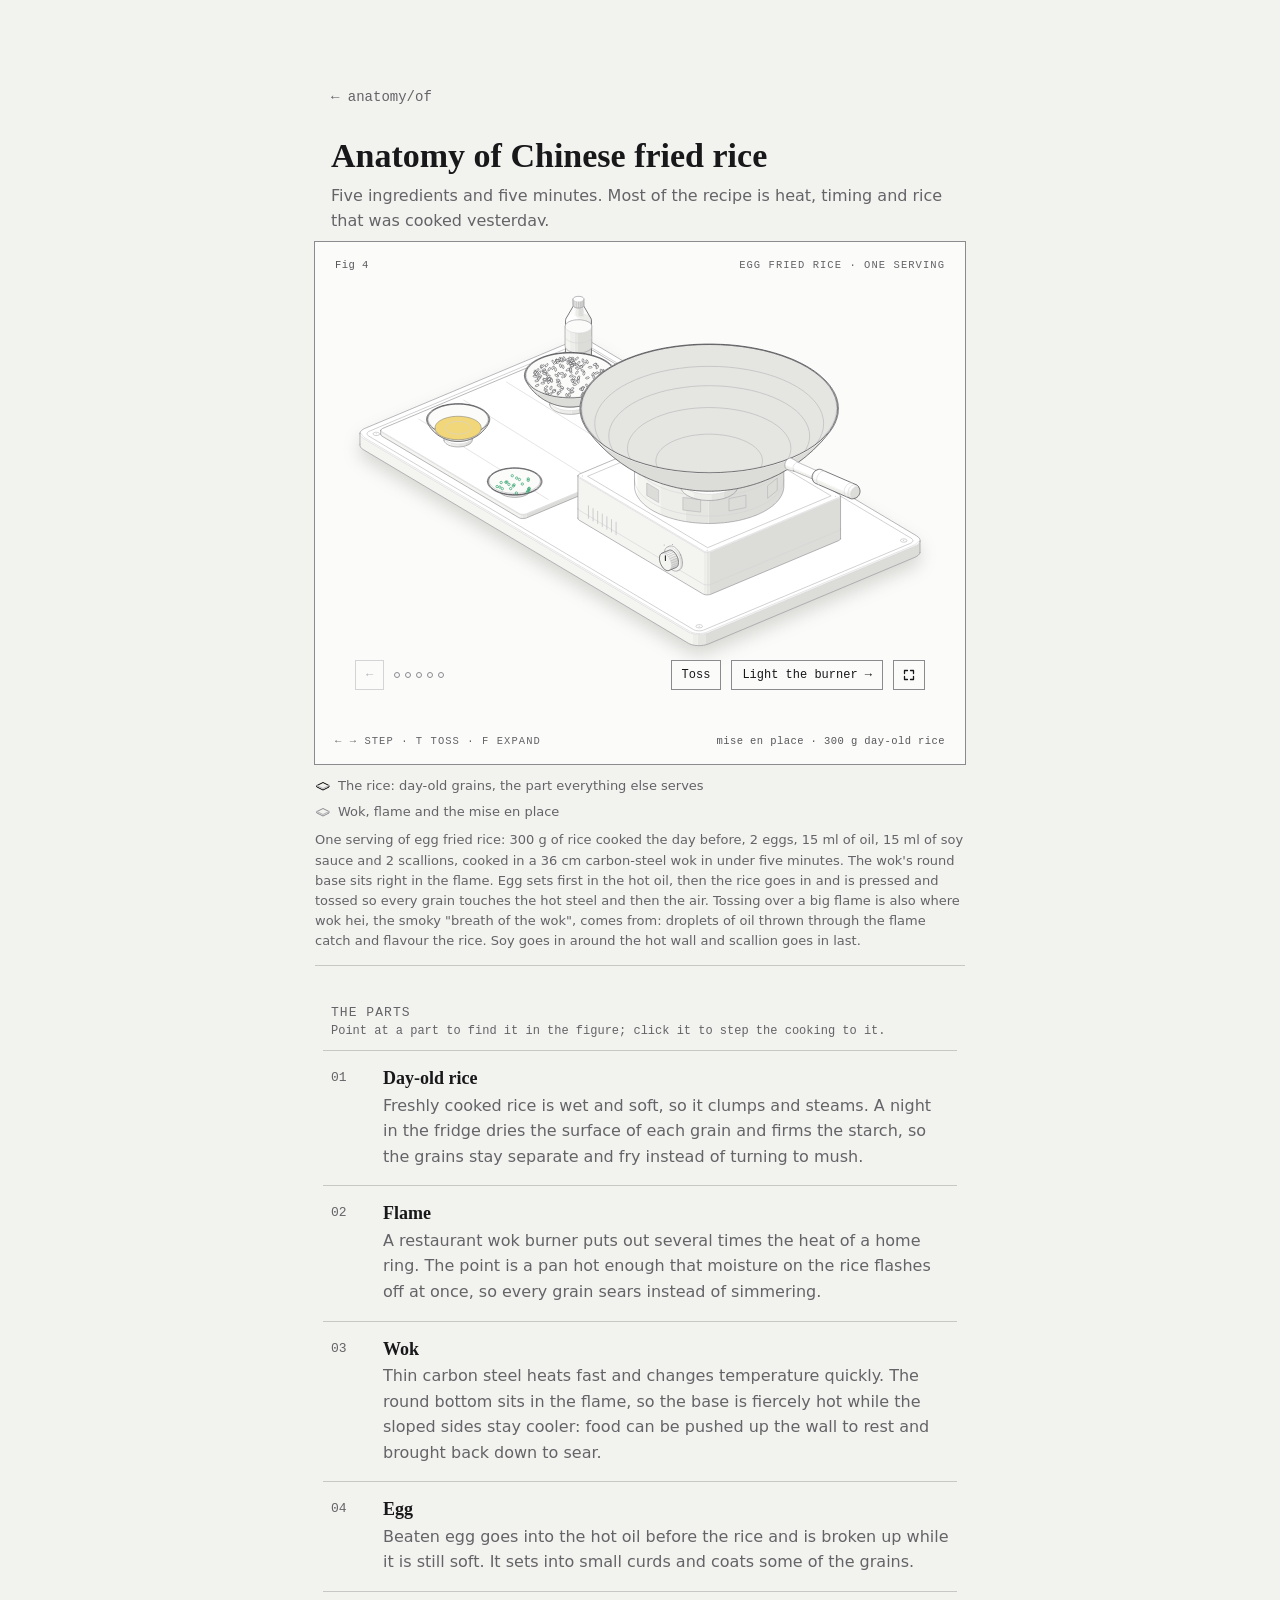
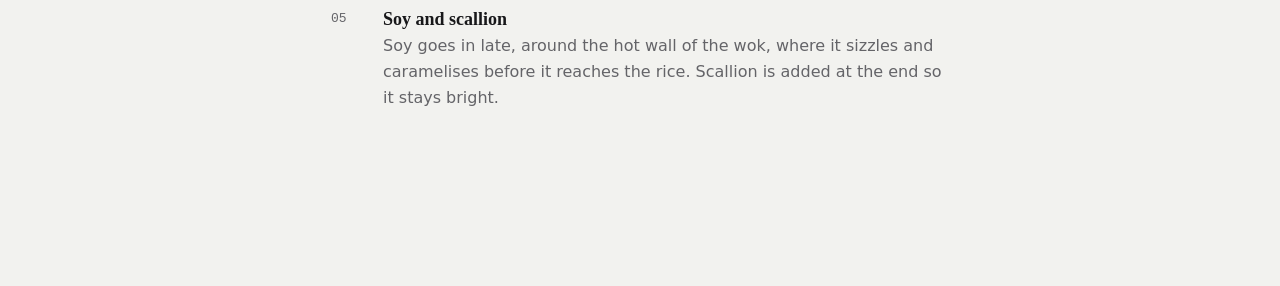
<file: fried-rice/index.html>
<!doctype html><html lang="en"><head><meta charset="utf-8"><meta name="viewport" content="width=device-width, initial-scale=1"><title>Anatomy of Chinese fried rice</title><style>
.iso{
  --anatomy-page:#0b0b0b;--anatomy-card:#131313;--anatomy-text:#a3a3a3;--anatomy-strong:#e6e6e6;--anatomy-muted:#6e6e6e;
  --anatomy-paper:#131313;--anatomy-face:#1b1b1b;--anatomy-top:#1c1c1c;
  --anatomy-shade-0:#0f0f0f;--anatomy-shade-1:#121212;--anatomy-shade-2:#151515;--anatomy-shade-3:#181818;
  --anatomy-lit-top:#262626;--anatomy-lit-shade:#1d1d1d;
  --anatomy-hi:#d4d4d4;--anatomy-mid:#6a6a6a;--anatomy-lo:#3e3e3e;--anatomy-faint:#2a2a2a;--anatomy-lit:#ffffff;
  --anatomy-halo:#050505;--anatomy-halo-opacity:.9;--anatomy-dot:#e6e6e6;
  --anatomy-red:#ff6b6b;--anatomy-green:#6be0a0;--anatomy-blue:#6b9bff;
  --anatomy-weight:.6px;--anatomy-ease:cubic-bezier(.32,.72,0,1);
  --anatomy-mono:ui-monospace,"SF Mono",Menlo,Consolas,monospace;
  --anatomy-lift:inset 0 1px 0 0 #ffffff0a,inset 0 0 0 1px #ffffff06,0 0 0 1px #00000026,0 1px 1px -.5px #00000014,0 3px 3px -1.5px #00000014,0 6px 6px -3px #00000014,0 12px 12px -6px #00000014;
}
.iso[data-theme="light"]{
  --anatomy-page:#f2f2ef;--anatomy-card:#fbfbfa;--anatomy-text:#57575a;--anatomy-strong:#18181a;--anatomy-muted:#8c8c90;
  --anatomy-paper:#fbfbfa;--anatomy-face:#ffffff;--anatomy-top:#ffffff;
  --anatomy-shade-0:#dcdcd9;--anatomy-shade-1:#e5e5e2;--anatomy-shade-2:#ededea;--anatomy-shade-3:#f4f4f1;
  --anatomy-lit-top:#ffffff;--anatomy-lit-shade:#eeeeeb;
  --anatomy-hi:#26262a;--anatomy-mid:#8a8a8f;--anatomy-lo:#b4b4b8;--anatomy-faint:#d4d4d6;--anatomy-lit:#000000;
  --anatomy-halo:#8a8a80;--anatomy-halo-opacity:.32;--anatomy-dot:#3a3a3e;
  --anatomy-red:#e5484d;--anatomy-green:#30a46c;--anatomy-blue:#3e63dd;
  --anatomy-lift:inset 0 1px 0 0 #ffffff,0 0 0 1px #0000000f,0 1px 1px -.5px #0000000a,0 3px 3px -1.5px #0000000a,0 6px 6px -3px #0000000a,0 12px 12px -6px #0000000a;
}
.iso-svg{display:block;width:100%;height:auto;overflow:visible}
.iso-svg path,.iso-svg circle{vector-effect:non-scaling-stroke}
.iso-fill{fill:var(--anatomy-paper);stroke:none}
.iso-solid[data-lit]>.iso-fill{fill:var(--anatomy-face)}
.iso-shade,.iso-top{stroke:none}
.iso-shade[data-shade="0"]{fill:var(--anatomy-shade-0)}
.iso-shade[data-shade="1"]{fill:var(--anatomy-shade-1)}
.iso-shade[data-shade="2"]{fill:var(--anatomy-shade-2)}
.iso-shade[data-shade="3"]{fill:var(--anatomy-shade-3)}
.iso-top{fill:var(--anatomy-top)}
.iso-solid[data-lit]>.iso-top{fill:var(--anatomy-lit-top)}
.iso-solid[data-lit]>.iso-shade{fill:var(--anatomy-lit-shade)}
.iso-solid[data-seamless]>.iso-shade,.iso-solid[data-seamless]>.iso-top{stroke-width:.4;stroke-linejoin:round}
.iso-solid[data-seamless]>.iso-shade[data-shade="0"]{stroke:var(--anatomy-shade-0)}
.iso-solid[data-seamless]>.iso-shade[data-shade="1"]{stroke:var(--anatomy-shade-1)}
.iso-solid[data-seamless]>.iso-shade[data-shade="2"]{stroke:var(--anatomy-shade-2)}
.iso-solid[data-seamless]>.iso-shade[data-shade="3"]{stroke:var(--anatomy-shade-3)}
.iso-solid[data-seamless]>.iso-top{stroke:var(--anatomy-top)}
.iso-solid[data-seamless][data-lit]>.iso-top{stroke:var(--anatomy-lit-top)}
.iso-solid[data-seamless][data-lit]>.iso-shade{stroke:var(--anatomy-lit-shade)}
.iso-solid[data-lit]>.iso-edge{stroke:var(--anatomy-lit)}
.iso-halo{fill:var(--anatomy-halo);stroke:none;filter:blur(9px);opacity:var(--anatomy-halo-opacity);transform:translateY(3px)}
.iso-line{fill:none;stroke:var(--anatomy-lo);stroke-width:var(--anatomy-weight);stroke-linecap:round;stroke-linejoin:round}
.iso-line[data-tone="hi"]{stroke:var(--anatomy-hi)}
.iso-line[data-tone="mid"]{stroke:var(--anatomy-mid)}
.iso-line[data-tone="lo"]{stroke:var(--anatomy-lo)}
.iso-line[data-tone="faint"]{stroke:var(--anatomy-faint)}
.iso-line[data-tone="lit"]{stroke:var(--anatomy-lit)}
.iso-line[data-tone="red"]{stroke:var(--anatomy-red)}
.iso-line[data-tone="green"]{stroke:var(--anatomy-green)}
.iso-line[data-tone="blue"]{stroke:var(--anatomy-blue)}
.iso-line[data-dotted]{stroke-dasharray:.01 3.5;stroke-width:1}
.iso-line[data-dashed]{stroke-dasharray:3 3}
.iso-line[data-flow]{stroke-dasharray:2 6}
.iso-wire-end{fill:var(--anatomy-paper);stroke:var(--anatomy-lo);stroke-width:var(--anatomy-weight)}
.iso-wire[data-tone="hi"] .iso-wire-end{stroke:var(--anatomy-hi)}
.iso-wire[data-tone="mid"] .iso-wire-end{stroke:var(--anatomy-mid)}
.iso-wire[data-tone="faint"] .iso-wire-end{stroke:var(--anatomy-faint)}
.iso-wire[data-tone="lit"] .iso-wire-end{stroke:var(--anatomy-lit)}
.iso-dots circle{fill:var(--anatomy-dot);stroke:none;opacity:.32}
.iso-dots[data-tone="hi"] circle{opacity:.85}
.iso-dots[data-tone="mid"] circle{opacity:.45}
.iso-dots[data-tone="lo"] circle{opacity:.22}
.iso-dots[data-tone="faint"] circle{opacity:.12}
.iso-face-text{fill:var(--anatomy-mid);font-family:var(--anatomy-mono);letter-spacing:.04em}
.iso-face-text[data-tone="hi"]{fill:var(--anatomy-hi)}
.iso-face-text[data-tone="lo"]{fill:var(--anatomy-lo)}
.iso-face-text[data-tone="faint"]{fill:var(--anatomy-faint)}
.tb-body{fill:var(--anatomy-shade-2);stroke:none}
.tb-shine{fill:var(--anatomy-top);stroke:none}
.tb-shade{fill:var(--anatomy-shade-0);stroke:none}
.tb-ring{fill:none;stroke:var(--anatomy-lo);stroke-width:.45;stroke-linecap:butt;stroke-linejoin:round}
.tb-ring[data-tone="mid"]{stroke:var(--anatomy-mid)}
.tb-ring[data-tone="faint"]{stroke:var(--anatomy-faint)}
.tb-ring[data-tone="hi"]{stroke:var(--anatomy-hi)}
@keyframes iso-flow{to{stroke-dashoffset:-32}}
@keyframes iso-pulse{0%,100%{opacity:.18}12%{opacity:1}40%{opacity:.18}}
.iso-line[data-flow]{animation:iso-flow 1600ms linear infinite}
.iso-dots circle[data-pulse]{animation:iso-pulse 1600ms steps(1,end) infinite;animation-delay:var(--pulse-at,0ms)}
.iso-figure{margin:32px 0 36px}
.iso-plate{position:relative;padding:52px 24px;border-radius:0;background:var(--anatomy-card);box-shadow:0 0 0 1px var(--anatomy-mid);--anatomy-paper:var(--anatomy-card)}
.iso-plate-corners{position:absolute;inset:18px 20px;pointer-events:none}
.iso-plate-corner{position:absolute;color:var(--anatomy-muted);font-family:var(--anatomy-mono);font-size:10.5px;line-height:1;letter-spacing:.04em;white-space:nowrap}
.iso-plate-corner[data-corner="fig"]{top:0;left:0;color:var(--anatomy-text)}
.iso-plate-corner[data-corner="title"]{top:0;right:0;text-transform:uppercase;letter-spacing:.1em}
.iso-plate-corner[data-corner="hint"]{bottom:0;left:0;text-transform:uppercase;letter-spacing:.1em}
.iso-plate-corner[data-corner="readout"]{right:0;bottom:0;color:var(--anatomy-text);font-variant-numeric:tabular-nums}
.iso-plate .iso-svg{margin:0 auto}
.iso-legend{display:grid;gap:8px;margin-top:12px;color:var(--anatomy-muted);font-size:13px;line-height:1.55}
.iso-keys{display:flex;flex-wrap:wrap;gap:6px 18px}
.iso-key{display:inline-flex;align-items:center;gap:7px}
.iso-swatch{width:16px;height:10px;flex:none;overflow:visible}
.iso-swatch path{fill:none;stroke:var(--anatomy-hi);stroke-width:1;vector-effect:non-scaling-stroke;stroke-linejoin:round;stroke-linecap:round}
.iso-swatch[data-mark="raised"] path,.iso-swatch[data-mark="flat"] path{stroke:var(--anatomy-mid)}
.iso-swatch[data-mark="lit"] path{stroke:var(--anatomy-lit)}
.iso-swatch[data-mark="dim"] path{stroke:var(--anatomy-lo)}
.iso-swatch[data-mark="dotted"] path{stroke-dasharray:.01 3;stroke-width:1.4}
.iso-swatch[data-mark="dashed"] path{stroke-dasharray:3 2.5}
.iso-swatch[data-mark="red"] path{stroke:var(--anatomy-red)}
.iso-swatch[data-mark="green"] path{stroke:var(--anatomy-green)}
.iso-swatch[data-mark="blue"] path{stroke:var(--anatomy-blue)}
.iso-swatch-crease{stroke:var(--anatomy-lo)!important}
@media (max-width:560px){.iso-plate{padding:48px 12px 70px}.iso-plate-corner[data-corner="hint"]{bottom:18px}}
@media (prefers-reduced-motion:reduce){.iso-line[data-flow],.iso-dots circle[data-pulse]{animation:none}}

*{box-sizing:border-box}
html{color-scheme:dark}
body[data-theme="light"]{color-scheme:light}
body{margin:0;background:var(--anatomy-page);color:var(--anatomy-text);font:14px/1.6 ui-sans-serif,system-ui,-apple-system,"Segoe UI",sans-serif;-webkit-font-smoothing:antialiased}
.iso-page{width:min(650px,100% - 32px);margin:64px auto 96px}
</style></head><body class="iso" data-theme="light"><main class="iso-page"><style>.iso{--anatomy-muted:#8c8c90}.iso[data-theme="light"]{--anatomy-muted:#646468}.fr-grain{fill:var(--anatomy-face);stroke:var(--anatomy-hi);stroke-width:.45}
[data-soy] .fr-grain{fill:var(--anatomy-shade-0)}
.fr-egg{fill:var(--fr-yolk);stroke:var(--anatomy-mid);stroke-width:.45}
.iso{--fr-yolk:#f2d77a;--fr-yolk-deep:#e8c14e}
.iso[data-theme="dark"],.iso:not([data-theme]){--fr-yolk:#7a6526;--fr-yolk-deep:#8c7430}
.fr-yolk>.iso-fill,.fr-yolk>.iso-top{fill:var(--fr-yolk)!important}.fr-yolk>.iso-shade{fill:var(--fr-yolk-deep)!important}
.fr-steel .iso-fill,.fr-steel .iso-top{fill:var(--anatomy-shade-1)}.fr-steel .iso-shade{fill:var(--anatomy-shade-0)}
.fr-scallion{fill:none;stroke:var(--anatomy-green);stroke-width:.7}
.fr-flames path{fill:none;stroke:var(--anatomy-blue);stroke-width:1;stroke-linecap:round}
[data-hot] .fr-window{fill:color-mix(in srgb,var(--anatomy-blue) 22%,var(--anatomy-shade-0));transition:fill .6s}
.iso-stage [data-part]{cursor:pointer}
.iso-stage[data-focus] [data-part]:not([data-on]) *{stroke:var(--anatomy-faint)!important}
.iso-stage[data-focus] [data-part]:not([data-on]) .iso-fill{fill:var(--anatomy-paper)!important}
.iso-stage[data-focus] [data-part]:not([data-on]) .iso-top{fill:var(--anatomy-top)!important}
.iso-stage[data-focus] [data-part]:not([data-on]) .iso-shade{fill:var(--anatomy-shade-3)!important}
.iso-stage[data-focus] [data-part]:not([data-on]) .iso-dots circle{opacity:.1!important}
.pc-controls{position:relative;display:flex;flex-wrap:wrap;align-items:center;gap:10px;margin-top:-10px;padding:0 16px 14px;font:12px/1 var(--anatomy-mono,ui-monospace,Menlo,monospace);z-index:1}
.pc-btn{font:inherit;color:var(--anatomy-strong);background:var(--anatomy-card);border:1px solid var(--anatomy-mid);padding:7px 10px;cursor:pointer;min-height:30px}
.pc-btn:hover{border-color:var(--anatomy-strong)}
.pc-btn:disabled{color:var(--anatomy-lo);border-color:var(--anatomy-faint);cursor:default}
.pc-toss{margin-left:auto}
.pc-dots{display:flex;gap:5px}
.pc-dots i{width:6px;height:6px;border:1px solid var(--anatomy-mid);border-radius:50%}
.pc-dots i[data-on]{background:var(--anatomy-strong);border-color:var(--anatomy-strong)}
.pc-live{position:absolute;width:1px;height:1px;overflow:hidden;clip:rect(0 0 0 0)}
.iso-plate{padding-bottom:60px}
@media (max-width:600px){.pc-controls{margin-top:8px;padding:0 4px 4px}.iso-plate{padding-bottom:72px}}
@media (min-width:700px) and (min-height:860px){.iso-figure{position:sticky;top:0;z-index:2;background:var(--anatomy-page);padding:16px 0 14px;margin-top:-16px;box-shadow:0 1px 0 color-mix(in srgb,var(--anatomy-muted) 30%,transparent)}}
.pc-nav{max-width:650px;margin:0 auto;padding:24px 16px 0;font:14px/1.4 ui-monospace,Menlo,monospace}
.pc-nav a{color:var(--anatomy-muted);text-decoration:none}.pc-nav a:hover{color:var(--anatomy-text)}
.pc-head,.pc-parts{max-width:650px;margin:0 auto;padding:0 16px;color:var(--anatomy-text);font:16px/1.6 system-ui,-apple-system,"Segoe UI",sans-serif}
.pc-head h1{font:600 34px/1.15 Georgia,serif;margin:28px 0 8px;color:var(--anatomy-strong)}
.pc-head p{margin:0 0 8px;color:var(--anatomy-muted)}
.pc-parts{padding-bottom:64px}.pc-parts ol{list-style:none;margin:0;padding:0}
.pc-parts .pc-part{display:grid;grid-template-columns:40px 1fr;gap:2px 12px;padding:16px 8px;margin:0 -8px;border-top:1px solid color-mix(in srgb,var(--anatomy-muted) 30%,transparent);cursor:pointer;transition:background .2s}
.pc-parts .pc-part:hover,.pc-parts .pc-part[data-on]{background:var(--anatomy-card)}
.pc-parts .pc-part:focus-visible{outline:1px solid var(--anatomy-strong);outline-offset:-1px}
.pc-parts .pc-part .num{grid-row:span 2;font:13px ui-monospace,Menlo,monospace;color:var(--anatomy-muted);padding-top:3px}
.pc-parts .pc-part[data-on] .num{color:var(--anatomy-strong)}
.pc-parts h3{margin:0;font:600 18px/1.3 Georgia,serif;color:var(--anatomy-strong)}.pc-parts .pc-part p{margin:0;color:var(--anatomy-muted)}
.pc-parts h2{font:13px ui-monospace,Menlo,monospace;text-transform:uppercase;letter-spacing:.08em;color:var(--anatomy-muted);margin:40px 0 4px}
.pc-parts .tip{font:12px ui-monospace,Menlo,monospace;color:var(--anatomy-muted);margin:0 0 12px}

.pc-expand{display:inline-flex;align-items:center;justify-content:center;width:32px;padding:0}
.pc-expand svg{width:12px;height:12px;fill:none;stroke:currentColor;stroke-width:1.3;stroke-linecap:round;stroke-linejoin:round}
.iso-figure.iso-figure[data-expanded]{position:fixed;inset:0;z-index:100;margin:0;padding:16px;background:var(--anatomy-page);display:flex;flex-direction:column;justify-content:center;overflow:auto;box-shadow:none}
.iso-figure[data-expanded] .iso-plate{width:100%;max-width:1600px;margin:0 auto}
.iso-figure[data-expanded] .iso-svg{max-height:calc(100dvh - 190px)}
.iso-figure[data-expanded] .iso-legend{display:none}
@media (max-width:600px){.iso-figure.iso-figure[data-expanded]{padding:8px}.iso-figure[data-expanded] .iso-svg{max-height:calc(100dvh - 230px)}}
</style>
<nav class="pc-nav"><a href="../">← anatomy/of</a></nav>
<header class="pc-head"><h1>Anatomy of Chinese fried rice</h1><p>Five ingredients and five minutes. Most of the recipe is heat, timing and rice that was cooked yesterday.</p></header>
<figure class="iso-figure"><div class="iso-plate"><div class="iso-plate-corners" aria-hidden="true"><span class="iso-plate-corner" data-corner="fig">Fig 4</span><span class="iso-plate-corner" data-corner="title">Egg fried rice · one serving</span><span class="iso-plate-corner" data-corner="hint">← → step · T toss · F expand</span><span class="iso-plate-corner" data-corner="readout" data-readout>mise en place · 300 g day-old rice</span></div><div class="iso-stage" tabindex="0" role="slider" aria-label="Fried rice. Arrow keys step through the cooking; T tosses the wok; hover or tap a part to read about it." aria-valuemin="0" aria-valuemax="5" aria-valuenow="0" aria-valuetext="mise en place · 300 g day-old rice"><svg xmlns="http://www.w3.org/2000/svg" class="iso-svg" viewBox="0 0 640 400" role="img" aria-label="A carbon-steel wok on a ring burner set into a small stove, with a long wooden-gripped handle. On a chopping board beside it: a bowl of day-old rice, a bowl of beaten egg, a dish of sliced scallion and a bottle of soy sauce. As the steps run, the burner lights, egg and rice go into the wok, soy and scallion follow, and the wok tosses the grains up through the hot air."><defs><mask id="fr-food" maskUnits="userSpaceOnUse" x="0" y="0" width="640" height="400"><rect width="640" height="400" fill="#fff"/><g data-wok-mask><path d="M256.2 121.3L256.3 119.9L256.4 118.6L256.5 117.2L256.8 115.9L257 114.5L257.3 113.2L257.7 111.9L258.1 110.5L258.6 109.2L259.1 107.9L259.7 106.6L260.3 105.3L261 104L261.7 102.7L262.5 101.4L263.3 100.1L264.2 98.8L265.1 97.5L266.1 96.3L267.1 95L268.2 93.8L269.4 92.6L270.5 91.4L271.7 90.2L273 89L274.3 87.8L275.7 86.6L277.1 85.5L278.6 84.3L280 83.2L281.6 82.1L283.2 81L284.8 79.9L286.5 78.9L288.2 77.8L289.9 76.8L291.7 75.8L293.5 74.8L295.4 73.8L297.3 72.9L299.2 72L301.2 71L303.2 70.1L305.3 69.3L307.4 68.4L309.5 67.6L311.6 66.8L313.8 66L316 65.2L318.3 64.4L320.5 63.7L322.8 63L325.2 62.3L327.5 61.7L329.9 61L332.3 60.4L334.7 59.8L337.2 59.3L339.6 58.7L342.1 58.2L344.6 57.7L347.2 57.2L349.7 56.8L352.3 56.4L354.8 56L357.4 55.6L360 55.3L362.7 55L365.3 54.7L367.9 54.4L370.6 54.2L373.3 54L375.9 53.8L378.6 53.6L381.3 53.5L384 53.4L386.7 53.3L389.4 53.2L392.1 53.2L394.8 53.2L397.5 53.2L400.2 53.3L402.8 53.4L405.5 53.5L408.2 53.6L410.9 53.8L413.6 53.9L416.2 54.1L418.9 54.4L421.5 54.6L424.2 54.9L426.8 55.2L429.4 55.6L432 55.9L434.6 56.3L437.1 56.7L439.7 57.2L442.2 57.7L444.7 58.1L447.2 58.7L449.7 59.2L452.1 59.8L454.6 60.3L457 61L459.4 61.6L461.7 62.3L464 62.9L466.3 63.6L468.6 64.4L470.9 65.1L473.1 65.9L475.2 66.7L477.4 67.5L479.5 68.3L481.6 69.2L483.7 70L485.7 70.9L487.7 71.9L489.6 72.8L491.5 73.7L493.4 74.7L495.2 75.7L497 76.7L498.8 77.7L500.5 78.8L502.1 79.8L503.8 80.9L505.4 82L506.9 83.1L508.4 84.2L509.9 85.4L511.3 86.5L512.6 87.7L514 88.8L515.2 90L516.5 91.2L517.6 92.4L518.8 93.7L519.9 94.9L520.9 96.1L521.9 97.4L522.8 98.7L523.7 99.9L524.5 101.2L525.3 102.5L526.1 103.8L526.7 105.1L527.4 106.4L528 107.7L528.5 109.1L529 110.4L529.4 111.7L529.8 113.1L530.1 114.4L530.3 115.7L530.6 117.1L530.7 118.4L530.8 119.8L530.9 121.1L530.9 122.5L530.8 123.8L530.7 125.2L530.6 126.5L530.4 127.9L530.1 129.2L529.8 130.5L529.4 131.9L529 133.2L528.5 134.5L528 135.8L527.4 137.2L526.8 138.5L526.1 139.8L525.4 141.1L524.6 142.4L523.8 143.7L522.9 144.9L522 146.2L521 147.5L520 148.7L514.7 155L513.7 156.2L512.6 157.4L511.5 158.5L506.3 163.8L505.2 164.9L504.1 166L502.9 167.1L497.9 171.4L496.7 172.5L495.5 173.5L494.2 174.5L489.4 178.1L488.2 179.1L486.9 180L485.6 180.9L484.2 181.8L479.7 184.8L478.4 185.6L477 186.4L475.6 187.2L474.2 188L470 190.4L468.6 191.2L467.2 191.9L465.8 192.6L464.3 193.3L460.4 195.1L459 195.8L457.5 196.4L456.1 197L454.6 197.6L453.1 198.2L451.6 198.8L448.2 200.1L446.7 200.6L445.3 201.1L443.8 201.6L442.2 202.1L440.7 202.6L439.2 203L437.6 203.5L434.8 204.2L433.4 204.6L431.9 205L430.3 205.4L428.8 205.7L427.3 206.1L425.7 206.4L424.1 206.7L422.6 207L421 207.3L419.4 207.5L417.8 207.8L416.1 208L414.6 208.2L413.1 208.4L411.6 208.6L410 208.8L408.5 208.9L407 209L405.4 209.2L403.8 209.3L402.3 209.4L400.7 209.4L399.2 209.5L397.6 209.6L396 209.6L394.4 209.6L392.9 209.6L391.3 209.6L389.7 209.6L388.1 209.5L386.6 209.5L385 209.4L383.5 209.3L381.9 209.2L380.3 209.1L378.8 208.9L377.2 208.8L375.7 208.6L374.2 208.4L372.7 208.2L371.2 208L369.5 207.8L367.9 207.5L366.3 207.3L364.7 207L363.2 206.7L361.6 206.4L360 206.1L358.5 205.8L356.9 205.4L355.4 205L353.9 204.7L352.4 204.3L349.7 203.5L348.1 203.1L346.6 202.6L345 202.2L343.5 201.7L342 201.2L340.6 200.7L339.1 200.1L335.7 198.9L334.2 198.3L332.7 197.7L331.2 197.1L329.7 196.5L328.3 195.8L326.9 195.2L323 193.4L321.5 192.7L320.1 192L318.7 191.2L317.3 190.5L313.1 188.1L311.7 187.3L310.3 186.5L308.9 185.7L307.6 184.9L303.1 181.9L301.7 181L300.4 180.1L299.1 179.2L297.9 178.2L293.1 174.6L291.8 173.6L290.6 172.6L289.4 171.6L284.4 167.2L283.2 166.1L282 165L280.9 163.9L275.8 158.7L274.7 157.5L273.6 156.3L272.5 155.1L267.3 148.8L266.2 147.6L265.2 146.3L264.3 145.1L263.4 143.8L262.6 142.5L261.8 141.2L261.1 139.9L260.4 138.6L259.8 137.3L259.2 136L258.6 134.7L258.2 133.3L257.7 132L257.4 130.7L257 129.3L256.8 128L256.6 126.7L256.4 125.3L256.3 124L256.2 122.6Z" fill="#000"/><path d="M481.2 174.1L471.8 177.7L461.8 180.9L451.2 183.7L440.2 186L428.9 187.8L417.3 189L405.5 189.8L393.6 190.1L381.7 189.8L369.9 189L358.3 187.8L346.9 186L335.9 183.7L325.4 180.9L315.3 177.7L305.9 174.1L297.1 170.1L289.1 165.7L281.8 161L275.4 156L269.9 150.7L265.4 145.2L261.8 139.5L259.2 133.7L257.7 127.8L257.1 121.9L257.7 115.9L259.2 110L261.8 104.2L265.4 98.5L269.9 93L275.4 87.8L281.8 82.7L289.1 78L297.1 73.6L305.9 69.6L315.3 66L325.4 62.8L335.9 60L346.9 57.8L358.3 56L369.9 54.7L381.7 53.9L393.6 53.7L405.5 53.9L417.3 54.7L428.9 56L440.2 57.8L451.2 60L461.8 62.8L471.8 66L481.2 69.6L490 73.6L498.1 78L505.3 82.7L511.7 87.8L517.2 93L521.8 98.5L525.3 104.2L527.9 110L529.5 115.9L530 121.9L529.5 127.8L527.9 133.7L525.3 139.5L521.8 145.2L517.2 150.7L511.7 156L505.3 161L498.1 165.7L490 170.1Z" fill="#fff"/></g></mask><mask id="fr-rice" maskUnits="userSpaceOnUse" x="0" y="0" width="640" height="400"><rect width="640" height="400" fill="#fff"/><g><path d="M197.1 86.6L197.2 85.8L197.2 85.1L197.3 84.3L197.5 83.6L197.7 82.8L198 82.1L198.2 81.4L198.6 80.6L199 79.9L199.4 79.2L199.9 78.5L200.4 77.8L200.9 77.1L201.5 76.4L202.2 75.7L202.9 75.1L203.6 74.4L204.4 73.8L205.2 73.1L206 72.5L206.9 71.9L207.8 71.3L208.7 70.7L209.7 70.2L210.8 69.6L211.8 69.1L212.9 68.6L214 68.1L215.2 67.6L216.3 67.1L217.5 66.7L218.8 66.3L220 65.9L221.3 65.5L222.6 65.1L223.9 64.8L225.3 64.4L226.6 64.1L228 63.8L229.4 63.6L230.8 63.3L232.3 63.1L233.7 62.9L235.2 62.7L236.6 62.6L238.1 62.5L239.6 62.3L241.1 62.3L242.6 62.2L244.1 62.2L245.6 62.1L247 62.1L248.5 62.2L250 62.2L251.5 62.3L253 62.4L254.5 62.5L256 62.7L257.4 62.8L258.9 63L260.3 63.2L261.7 63.4L263.1 63.7L264.5 64L265.9 64.3L267.3 64.6L268.6 64.9L269.9 65.3L271.2 65.7L272.5 66L273.7 66.5L274.9 66.9L276.1 67.4L277.3 67.8L278.4 68.3L279.5 68.8L280.6 69.3L281.6 69.9L282.6 70.4L283.6 71L284.5 71.6L285.4 72.2L286.3 72.8L287.1 73.4L287.9 74.1L288.7 74.7L289.4 75.4L290 76L290.7 76.7L291.2 77.4L291.8 78.1L292.3 78.8L292.7 79.5L293.1 80.2L293.5 81L293.8 81.7L294.1 82.4L294.3 83.2L294.5 83.9L294.6 84.7L294.7 85.4L294.8 86.2L294.8 86.9L294.7 87.7L294.7 88.4L294.5 89.1L294.3 89.9L294.1 90.6L293.8 91.4L293.5 92.1L293.2 92.8L292.8 93.5L292.3 94.3L290.4 97.2L289.9 97.9L289.4 98.6L287.5 100.9L287 101.6L286.4 102.2L284.6 104.2L284 104.7L283.4 105.3L281.6 106.9L281 107.5L280.3 108L278.6 109.4L277.9 109.9L277.3 110.3L276.5 110.8L274.9 111.9L274.2 112.3L273.5 112.7L272 113.6L271.3 114L270.5 114.4L269.8 114.8L268.4 115.4L267.6 115.7L266.9 116.1L266.1 116.4L265.3 116.7L264.1 117.1L263.4 117.4L262.6 117.7L261.8 117.9L261 118.1L260.2 118.4L259.2 118.6L258.4 118.8L257.6 119L256.8 119.2L256 119.3L255.2 119.5L254.4 119.6L253.5 119.7L252.7 119.8L251.8 119.9L251 120L250.6 120L249.8 120.1L249 120.2L248.2 120.2L247.4 120.2L246.6 120.2L245.8 120.3L245 120.2L244.2 120.2L243.4 120.2L242.6 120.1L241.8 120.1L241.4 120.1L240.6 120L239.7 119.9L238.9 119.8L238 119.7L237.2 119.5L236.4 119.4L235.5 119.2L234.7 119.1L233.9 118.9L233.2 118.7L232.2 118.5L231.4 118.3L230.6 118L229.8 117.8L229 117.5L228.2 117.3L227.1 116.8L226.3 116.6L225.5 116.2L224.7 115.9L224 115.6L222.6 115L221.8 114.6L221.1 114.2L220.3 113.8L218.8 113L218.1 112.6L217.4 112.1L216.7 111.7L215.1 110.6L214.4 110.1L213.7 109.6L212 108.3L211.3 107.8L210.7 107.2L210.1 106.7L208.3 105.1L207.7 104.5L207.1 103.9L205.3 101.9L204.7 101.3L204.2 100.7L202.3 98.3L201.8 97.6L201.4 96.9L199.4 93.9L199 93.2L198.6 92.5L198.3 91.8L198 91L197.7 90.3L197.5 89.6L197.3 88.8L197.2 88.1L197.2 87.3Z" fill="#000"/><path d="M276.8 104.9L273.4 106.2L269.9 107.3L266.2 108.3L262.4 109.1L258.4 109.7L254.3 110.1L250.1 110.4L246 110.5L241.8 110.4L237.6 110.1L233.6 109.7L229.6 109.1L225.7 108.3L222 107.3L218.5 106.2L215.2 104.9L212.1 103.5L209.3 102L206.7 100.3L204.5 98.5L202.5 96.7L200.9 94.7L199.7 92.8L198.8 90.7L198.2 88.6L198.1 86.6L198.2 84.5L198.8 82.4L199.7 80.4L200.9 78.4L202.5 76.4L204.5 74.6L206.7 72.8L209.3 71.2L212.1 69.6L215.2 68.2L218.5 66.9L222 65.8L225.7 64.8L229.6 64L233.6 63.4L237.6 63L241.8 62.7L246 62.6L250.1 62.7L254.3 63L258.4 63.4L262.4 64L266.2 64.8L269.9 65.8L273.4 66.9L276.8 68.2L279.8 69.6L282.7 71.2L285.2 72.8L287.5 74.6L289.4 76.4L291 78.4L292.2 80.4L293.2 82.4L293.7 84.5L293.9 86.6L293.7 88.6L293.2 90.7L292.2 92.8L291 94.7L289.4 96.7L287.5 98.5L285.2 100.3L282.7 102L279.8 103.5Z" fill="#fff"/></g></mask><mask id="fr-dish" maskUnits="userSpaceOnUse" x="0" y="0" width="640" height="400"><rect width="640" height="400" fill="#fff"/><g><path d="M157.8 199.4L157.8 198.6L158 197.9L158.1 197.1L158.4 196.4L158.7 195.7L159.2 194.9L159.6 194.2L160.2 193.5L160.8 192.9L161.5 192.2L162.3 191.6L163.1 190.9L164 190.3L165 189.8L166 189.2L167 188.7L168.2 188.2L169.3 187.7L170.5 187.3L171.8 186.9L173.1 186.5L174.4 186.2L175.8 185.9L177.2 185.6L178.6 185.4L180.1 185.2L181.5 185.1L183 184.9L184.5 184.9L186 184.8L187.5 184.8L189 184.9L190.4 184.9L191.9 185L193.4 185.2L194.8 185.4L196.2 185.6L197.6 185.9L199 186.2L200.3 186.5L201.7 186.9L202.9 187.3L204.1 187.7L205.3 188.2L206.4 188.6L207.5 189.2L208.5 189.7L209.5 190.3L210.4 190.9L211.2 191.5L212 192.1L212.7 192.8L213.3 193.5L213.9 194.2L214.4 194.9L214.8 195.6L215.2 196.3L215.4 197L215.6 197.8L215.7 198.5L215.8 199.3L215.8 200L215.6 200.8L215.5 201.5L215.2 202.2L214.9 203L214.4 203.7L214 204.4L213.4 205.1L212.8 205.8L212.1 206.4L211.3 207.1L210.5 207.7L209.6 208.3L208.6 208.8L207.6 209.4L206.6 209.9L205.4 210.4L204.3 210.9L203.1 211.3L201.8 211.7L200.5 212.1L199.2 212.4L197.8 212.7L196.4 213L195 213.2L193.5 213.4L192.1 213.6L190.6 213.7L189.1 213.8L187.6 213.8L186.1 213.8L184.6 213.8L183.2 213.7L181.7 213.6L180.2 213.4L178.8 213.2L177.4 213L176 212.8L174.6 212.5L173.2 212.1L171.9 211.8L170.7 211.4L169.5 210.9L168.3 210.5L167.2 210L166.1 209.5L165.1 208.9L164.1 208.3L163.2 207.7L162.4 207.1L161.6 206.5L160.9 205.8L160.3 205.2L159.7 204.5L159.2 203.8L158.8 203L158.4 202.3L158.2 201.6L158 200.8L157.8 200.1Z" fill="#000"/><path d="M204.8 210.1L202.9 210.8L200.8 211.5L198.7 212L196.4 212.5L194.1 212.9L191.7 213.1L189.2 213.3L186.8 213.3L184.4 213.3L181.9 213.1L179.5 212.9L177.2 212.5L174.9 212L172.8 211.5L170.7 210.8L168.8 210.1L166.9 209.2L165.3 208.3L163.8 207.4L162.5 206.3L161.4 205.2L160.4 204.1L159.7 202.9L159.1 201.7L158.8 200.5L158.7 199.3L158.8 198.1L159.1 196.9L159.7 195.7L160.4 194.5L161.4 193.4L162.5 192.3L163.8 191.3L165.3 190.3L166.9 189.4L168.8 188.6L170.7 187.8L172.8 187.2L174.9 186.6L177.2 186.1L179.5 185.8L181.9 185.5L184.4 185.3L186.8 185.3L189.2 185.3L191.7 185.5L194.1 185.8L196.4 186.1L198.7 186.6L200.8 187.2L202.9 187.8L204.8 188.6L206.7 189.4L208.3 190.3L209.8 191.3L211.1 192.3L212.2 193.4L213.2 194.5L213.9 195.7L214.4 196.9L214.8 198.1L214.9 199.3L214.8 200.5L214.4 201.7L213.9 202.9L213.2 204.1L212.2 205.2L211.1 206.3L209.8 207.4L208.3 208.3L206.7 209.2Z" fill="#fff"/></g></mask></defs><path class="iso-halo" d="M22.3 154.6L22.8 153.1L24 151.7L25.6 150.4L27.7 149.4L247.4 57.2L249.9 56.3L252.7 55.7L255.6 55.4L258.6 55.4L261.5 55.7L264.3 56.3L266.8 57.1L268.9 58.1L614.2 263.8L615.9 265.1L617.1 266.5L617.7 267.9L617.7 269.4L617.7 281.3L617.2 282.8L616 284.2L614.4 285.4L612.3 286.5L392.6 378.7L390.1 379.5L387.3 380.1L384.4 380.4L381.4 380.4L378.5 380.2L375.7 379.6L373.2 378.8L371.1 377.7L25.8 172L24.1 170.8L22.9 169.4L22.3 167.9L22.3 166.5Z"/><g class="iso-solid"><path class="iso-fill" d="M242.8 85.9L243 84.5L243.9 83.2L245.3 82L247.1 81L249.4 80.3L252 79.8L254.7 79.6L257.4 79.7L260 80.1L262.4 80.8L264.3 81.8L265.9 82.9L266.8 84.2L267.2 85.6L267.2 87.7L267 89L266.1 90.3L264.7 91.5L262.8 92.5L260.6 93.2L258 93.7L255.3 93.9L252.6 93.8L250 93.4L247.6 92.7L245.6 91.7L244.1 90.6L243.2 89.3L242.8 88Z"/><path class="iso-shade" data-shade="0" d="M262.8 92.5L260.6 93.2L260.6 91.1L262.8 90.4ZM267.2 87.7L267 89L267 86.9L267.2 85.6ZM267 89L266.1 90.3L266.1 88.2L267 86.9ZM266.1 90.3L264.7 91.5L264.7 89.4L266.1 88.2ZM264.7 91.5L262.8 92.5L262.8 90.4L264.7 89.4Z"/><path class="iso-shade" data-shade="1" d="M260.6 93.2L258 93.7L258 91.6L260.6 91.1ZM258 93.7L255.3 93.9L255.3 91.8L258 91.6Z"/><path class="iso-shade" data-shade="2" d="M255.3 93.9L252.6 93.8L252.6 91.7L255.3 91.8ZM252.6 93.8L250 93.4L250 91.3L252.6 91.7Z"/><path class="iso-shade" data-shade="3" d="M250 93.4L247.6 92.7L247.6 90.6L250 91.3ZM247.6 92.7L245.6 91.7L245.6 89.6L247.6 90.6ZM245.6 91.7L244.1 90.6L244.1 88.5L245.6 89.6ZM244.1 90.6L243.2 89.3L243.2 87.2L244.1 88.5ZM243.2 89.3L242.8 88L242.8 85.9L243.2 87.2Z"/><path class="iso-top" d="M262.8 90.4L260.6 91.1L258 91.6L255.3 91.8L252.6 91.7L250 91.3L247.6 90.6L245.6 89.6L244.1 88.5L243.2 87.2L242.8 85.9L243 84.5L243.9 83.2L245.3 82L247.1 81L249.4 80.3L252 79.8L254.7 79.6L257.4 79.7L260 80.1L262.4 80.8L264.3 81.8L265.9 82.9L266.8 84.2L267.2 85.6L267 86.9L266.1 88.2L264.7 89.4Z"/><path class="iso-line iso-crease" data-tone="faint" d="M267.2 85.6L267 86.9L266.1 88.2L264.7 89.4L262.8 90.4L260.6 91.1L258 91.6L255.3 91.8L252.6 91.7L250 91.3L247.6 90.6L245.6 89.6L244.1 88.5L243.2 87.2L242.8 85.9"/><path class="iso-line iso-edge" data-tone="lo" d="M242.8 85.9L243 84.5L243.9 83.2L245.3 82L247.1 81L249.4 80.3L252 79.8L254.7 79.6L257.4 79.7L260 80.1L262.4 80.8L264.3 81.8L265.9 82.9L266.8 84.2L267.2 85.6M267.2 87.7L267 89L266.1 90.3L264.7 91.5L262.8 92.5L260.6 93.2L258 93.7L255.3 93.9L252.6 93.8L250 93.4L247.6 92.7L245.6 91.7L244.1 90.6L243.2 89.3L242.8 88M242.8 85.9L242.8 88M267.2 85.6L267.2 87.7"/></g><g class="iso-solid"><path class="iso-fill" d="M245.8 81.3L246 80.3L246.6 79.3L247.7 78.4L249.1 77.7L250.8 77.1L252.7 76.8L254.8 76.6L256.8 76.7L258.8 77L260.5 77.6L262 78.3L263.1 79.1L263.9 80.1L264.1 81.1L264.1 85.6L264 86.6L263.3 87.6L262.3 88.5L260.9 89.2L259.2 89.8L257.3 90.1L255.2 90.3L253.2 90.2L251.2 89.9L249.5 89.4L248 88.6L246.8 87.8L246.1 86.8L245.8 85.8Z"/><path class="iso-shade" data-shade="0" d="M260.9 89.2L259.2 89.8L259.2 85.3L260.9 84.7ZM264.1 85.6L264 86.6L264 82.1L264.1 81.1ZM264 86.6L263.3 87.6L263.3 83.1L264 82.1ZM263.3 87.6L262.3 88.5L262.3 84L263.3 83.1ZM262.3 88.5L260.9 89.2L260.9 84.7L262.3 84Z"/><path class="iso-shade" data-shade="1" d="M259.2 89.8L257.3 90.1L257.3 85.6L259.2 85.3ZM257.3 90.1L255.2 90.3L255.2 85.8L257.3 85.6Z"/><path class="iso-shade" data-shade="2" d="M255.2 90.3L253.2 90.2L253.2 85.7L255.2 85.8ZM253.2 90.2L251.2 89.9L251.2 85.4L253.2 85.7Z"/><path class="iso-shade" data-shade="3" d="M251.2 89.9L249.5 89.4L249.5 84.9L251.2 85.4ZM249.5 89.4L248 88.6L248 84.2L249.5 84.9ZM248 88.6L246.8 87.8L246.8 83.3L248 84.2ZM246.8 87.8L246.1 86.8L246.1 82.3L246.8 83.3ZM246.1 86.8L245.8 85.8L245.8 81.3L246.1 82.3Z"/><path class="iso-top" d="M260.9 84.7L259.2 85.3L257.3 85.6L255.2 85.8L253.2 85.7L251.2 85.4L249.5 84.9L248 84.2L246.8 83.3L246.1 82.3L245.8 81.3L246 80.3L246.6 79.3L247.7 78.4L249.1 77.7L250.8 77.1L252.7 76.8L254.8 76.6L256.8 76.7L258.8 77L260.5 77.6L262 78.3L263.1 79.1L263.9 80.1L264.1 81.1L264 82.1L263.3 83.1L262.3 84Z"/><path class="iso-line iso-crease" data-tone="faint" d="M264.1 81.1L264 82.1L263.3 83.1L262.3 84L260.9 84.7L259.2 85.3L257.3 85.6L255.2 85.8L253.2 85.7L251.2 85.4L249.5 84.9L248 84.2L246.8 83.3L246.1 82.3L245.8 81.3"/><path class="iso-line iso-edge" data-tone="mid" d="M245.8 81.3L246 80.3L246.6 79.3L247.7 78.4L249.1 77.7L250.8 77.1L252.7 76.8L254.8 76.6L256.8 76.7L258.8 77L260.5 77.6L262 78.3L263.1 79.1L263.9 80.1L264.1 81.1M264.1 85.6L264 86.6L263.3 87.6L262.3 88.5L260.9 89.2L259.2 89.8L257.3 90.1L255.2 90.3L253.2 90.2L251.2 89.9L249.5 89.4L248 88.6L246.8 87.8L246.1 86.8L245.8 85.8M245.8 81.3L245.8 85.8M264.1 81.1L264.1 85.6"/></g><g class="iso-solid"><path class="iso-fill" d="M51.1 166.3L51.3 164.9L52.2 163.6L53.6 162.4L55.4 161.5L57.7 160.7L60.3 160.2L63 160L65.7 160.1L68.3 160.6L70.7 161.3L72.6 162.2L74.2 163.3L75.1 164.6L75.5 166L75.5 168.1L75.3 169.5L74.4 170.8L73 171.9L71.1 172.9L68.9 173.7L66.3 174.2L63.6 174.3L60.9 174.2L58.3 173.8L55.9 173.1L53.9 172.2L52.4 171L51.5 169.8L51.1 168.4Z"/><path class="iso-shade" data-shade="0" d="M71.1 172.9L68.9 173.7L68.9 171.6L71.1 170.8ZM75.5 168.1L75.3 169.5L75.3 167.3L75.5 166ZM75.3 169.5L74.4 170.8L74.4 168.6L75.3 167.3ZM74.4 170.8L73 171.9L73 169.8L74.4 168.6ZM73 171.9L71.1 172.9L71.1 170.8L73 169.8Z"/><path class="iso-shade" data-shade="1" d="M68.9 173.7L66.3 174.2L66.3 172L68.9 171.6ZM66.3 174.2L63.6 174.3L63.6 172.2L66.3 172Z"/><path class="iso-shade" data-shade="2" d="M63.6 174.3L60.9 174.2L60.9 172.1L63.6 172.2ZM60.9 174.2L58.3 173.8L58.3 171.7L60.9 172.1Z"/><path class="iso-shade" data-shade="3" d="M58.3 173.8L55.9 173.1L55.9 171L58.3 171.7ZM55.9 173.1L53.9 172.2L53.9 170.1L55.9 171ZM53.9 172.2L52.4 171L52.4 168.9L53.9 170.1ZM52.4 171L51.5 169.8L51.5 167.6L52.4 168.9ZM51.5 169.8L51.1 168.4L51.1 166.3L51.5 167.6Z"/><path class="iso-top" d="M71.1 170.8L68.9 171.6L66.3 172L63.6 172.2L60.9 172.1L58.3 171.7L55.9 171L53.9 170.1L52.4 168.9L51.5 167.6L51.1 166.3L51.3 164.9L52.2 163.6L53.6 162.4L55.4 161.5L57.7 160.7L60.3 160.2L63 160L65.7 160.1L68.3 160.6L70.7 161.3L72.6 162.2L74.2 163.3L75.1 164.6L75.5 166L75.3 167.3L74.4 168.6L73 169.8Z"/><path class="iso-line iso-crease" data-tone="faint" d="M75.5 166L75.3 167.3L74.4 168.6L73 169.8L71.1 170.8L68.9 171.6L66.3 172L63.6 172.2L60.9 172.1L58.3 171.7L55.9 171L53.9 170.1L52.4 168.9L51.5 167.6L51.1 166.3"/><path class="iso-line iso-edge" data-tone="lo" d="M51.1 166.3L51.3 164.9L52.2 163.6L53.6 162.4L55.4 161.5L57.7 160.7L60.3 160.2L63 160L65.7 160.1L68.3 160.6L70.7 161.3L72.6 162.2L74.2 163.3L75.1 164.6L75.5 166M75.5 168.1L75.3 169.5L74.4 170.8L73 171.9L71.1 172.9L68.9 173.7L66.3 174.2L63.6 174.3L60.9 174.2L58.3 173.8L55.9 173.1L53.9 172.2L52.4 171L51.5 169.8L51.1 168.4M51.1 166.3L51.1 168.4M75.5 166L75.5 168.1"/></g><g class="iso-solid"><path class="iso-fill" d="M54.1 161.8L54.3 160.7L54.9 159.8L56 158.9L57.4 158.1L59.1 157.6L61 157.2L63.1 157.1L65.1 157.2L67.1 157.5L68.8 158L70.3 158.7L71.4 159.5L72.2 160.5L72.4 161.5L72.4 166L72.3 167L71.6 168L70.6 168.9L69.2 169.6L67.5 170.2L65.6 170.6L63.5 170.7L61.5 170.6L59.5 170.3L57.8 169.8L56.3 169.1L55.1 168.2L54.4 167.3L54.1 166.2Z"/><path class="iso-shade" data-shade="0" d="M69.2 169.6L67.5 170.2L67.5 165.7L69.2 165.1ZM72.4 166L72.3 167L72.3 162.5L72.4 161.5ZM72.3 167L71.6 168L71.6 163.5L72.3 162.5ZM71.6 168L70.6 168.9L70.6 164.4L71.6 163.5ZM70.6 168.9L69.2 169.6L69.2 165.1L70.6 164.4Z"/><path class="iso-shade" data-shade="1" d="M67.5 170.2L65.6 170.6L65.6 166.1L67.5 165.7ZM65.6 170.6L63.5 170.7L63.5 166.2L65.6 166.1Z"/><path class="iso-shade" data-shade="2" d="M63.5 170.7L61.5 170.6L61.5 166.1L63.5 166.2ZM61.5 170.6L59.5 170.3L59.5 165.8L61.5 166.1Z"/><path class="iso-shade" data-shade="3" d="M59.5 170.3L57.8 169.8L57.8 165.3L59.5 165.8ZM57.8 169.8L56.3 169.1L56.3 164.6L57.8 165.3ZM56.3 169.1L55.1 168.2L55.1 163.7L56.3 164.6ZM55.1 168.2L54.4 167.3L54.4 162.8L55.1 163.7ZM54.4 167.3L54.1 166.2L54.1 161.8L54.4 162.8Z"/><path class="iso-top" d="M69.2 165.1L67.5 165.7L65.6 166.1L63.5 166.2L61.5 166.1L59.5 165.8L57.8 165.3L56.3 164.6L55.1 163.7L54.4 162.8L54.1 161.8L54.3 160.7L54.9 159.8L56 158.9L57.4 158.1L59.1 157.6L61 157.2L63.1 157.1L65.1 157.2L67.1 157.5L68.8 158L70.3 158.7L71.4 159.5L72.2 160.5L72.4 161.5L72.3 162.5L71.6 163.5L70.6 164.4Z"/><path class="iso-line iso-crease" data-tone="faint" d="M72.4 161.5L72.3 162.5L71.6 163.5L70.6 164.4L69.2 165.1L67.5 165.7L65.6 166.1L63.5 166.2L61.5 166.1L59.5 165.8L57.8 165.3L56.3 164.6L55.1 163.7L54.4 162.8L54.1 161.8"/><path class="iso-line iso-edge" data-tone="mid" d="M54.1 161.8L54.3 160.7L54.9 159.8L56 158.9L57.4 158.1L59.1 157.6L61 157.2L63.1 157.1L65.1 157.2L67.1 157.5L68.8 158L70.3 158.7L71.4 159.5L72.2 160.5L72.4 161.5M72.4 166L72.3 167L71.6 168L70.6 168.9L69.2 169.6L67.5 170.2L65.6 170.6L63.5 170.7L61.5 170.6L59.5 170.3L57.8 169.8L56.3 169.1L55.1 168.2L54.4 167.3L54.1 166.2M54.1 161.8L54.1 166.2M72.4 161.5L72.4 166"/></g><g class="iso-solid"><path class="iso-fill" d="M564.5 277.6L564.7 276.2L565.6 274.9L567 273.7L568.9 272.7L571.1 272L573.7 271.5L576.4 271.3L579.1 271.4L581.7 271.8L584.1 272.5L586.1 273.5L587.6 274.6L588.5 275.9L588.9 277.3L588.9 279.4L588.7 280.7L587.8 282L586.4 283.2L584.6 284.2L582.3 284.9L579.7 285.4L577 285.6L574.3 285.5L571.7 285.1L569.3 284.4L567.4 283.4L565.8 282.3L564.9 281L564.5 279.7Z"/><path class="iso-shade" data-shade="0" d="M584.6 284.2L582.3 284.9L582.3 282.8L584.6 282.1ZM588.9 279.4L588.7 280.7L588.7 278.6L588.9 277.3ZM588.7 280.7L587.8 282L587.8 279.9L588.7 278.6ZM587.8 282L586.4 283.2L586.4 281.1L587.8 279.9ZM586.4 283.2L584.6 284.2L584.6 282.1L586.4 281.1Z"/><path class="iso-shade" data-shade="1" d="M582.3 284.9L579.7 285.4L579.7 283.3L582.3 282.8ZM579.7 285.4L577 285.6L577 283.5L579.7 283.3Z"/><path class="iso-shade" data-shade="2" d="M577 285.6L574.3 285.5L574.3 283.4L577 283.5ZM574.3 285.5L571.7 285.1L571.7 283L574.3 283.4Z"/><path class="iso-shade" data-shade="3" d="M571.7 285.1L569.3 284.4L569.3 282.3L571.7 283ZM569.3 284.4L567.4 283.4L567.4 281.3L569.3 282.3ZM567.4 283.4L565.8 282.3L565.8 280.2L567.4 281.3ZM565.8 282.3L564.9 281L564.9 278.9L565.8 280.2ZM564.9 281L564.5 279.7L564.5 277.6L564.9 278.9Z"/><path class="iso-top" d="M584.6 282.1L582.3 282.8L579.7 283.3L577 283.5L574.3 283.4L571.7 283L569.3 282.3L567.4 281.3L565.8 280.2L564.9 278.9L564.5 277.6L564.7 276.2L565.6 274.9L567 273.7L568.9 272.7L571.1 272L573.7 271.5L576.4 271.3L579.1 271.4L581.7 271.8L584.1 272.5L586.1 273.5L587.6 274.6L588.5 275.9L588.9 277.3L588.7 278.6L587.8 279.9L586.4 281.1Z"/><path class="iso-line iso-crease" data-tone="faint" d="M588.9 277.3L588.7 278.6L587.8 279.9L586.4 281.1L584.6 282.1L582.3 282.8L579.7 283.3L577 283.5L574.3 283.4L571.7 283L569.3 282.3L567.4 281.3L565.8 280.2L564.9 278.9L564.5 277.6"/><path class="iso-line iso-edge" data-tone="lo" d="M564.5 277.6L564.7 276.2L565.6 274.9L567 273.7L568.9 272.7L571.1 272L573.7 271.5L576.4 271.3L579.1 271.4L581.7 271.8L584.1 272.5L586.1 273.5L587.6 274.6L588.5 275.9L588.9 277.3M588.9 279.4L588.7 280.7L587.8 282L586.4 283.2L584.6 284.2L582.3 284.9L579.7 285.4L577 285.6L574.3 285.5L571.7 285.1L569.3 284.4L567.4 283.4L565.8 282.3L564.9 281L564.5 279.7M564.5 277.6L564.5 279.7M588.9 277.3L588.9 279.4"/></g><g class="iso-solid"><path class="iso-fill" d="M567.6 273L567.7 272L568.4 271L569.4 270.1L570.8 269.4L572.5 268.8L574.4 268.5L576.5 268.3L578.5 268.4L580.5 268.7L582.2 269.3L583.7 270L584.9 270.8L585.6 271.8L585.9 272.8L585.9 277.3L585.7 278.3L585.1 279.3L584 280.2L582.6 280.9L580.9 281.5L579 281.8L576.9 282L574.9 281.9L572.9 281.6L571.2 281.1L569.7 280.3L568.6 279.5L567.8 278.5L567.6 277.5Z"/><path class="iso-shade" data-shade="0" d="M582.6 280.9L580.9 281.5L580.9 277L582.6 276.4ZM585.9 277.3L585.7 278.3L585.7 273.8L585.9 272.8ZM585.7 278.3L585.1 279.3L585.1 274.8L585.7 273.8ZM585.1 279.3L584 280.2L584 275.7L585.1 274.8ZM584 280.2L582.6 280.9L582.6 276.4L584 275.7Z"/><path class="iso-shade" data-shade="1" d="M580.9 281.5L579 281.8L579 277.3L580.9 277ZM579 281.8L576.9 282L576.9 277.5L579 277.3Z"/><path class="iso-shade" data-shade="2" d="M576.9 282L574.9 281.9L574.9 277.4L576.9 277.5ZM574.9 281.9L572.9 281.6L572.9 277.1L574.9 277.4Z"/><path class="iso-shade" data-shade="3" d="M572.9 281.6L571.2 281.1L571.2 276.6L572.9 277.1ZM571.2 281.1L569.7 280.3L569.7 275.9L571.2 276.6ZM569.7 280.3L568.6 279.5L568.6 275L569.7 275.9ZM568.6 279.5L567.8 278.5L567.8 274L568.6 275ZM567.8 278.5L567.6 277.5L567.6 273L567.8 274Z"/><path class="iso-top" d="M582.6 276.4L580.9 277L579 277.3L576.9 277.5L574.9 277.4L572.9 277.1L571.2 276.6L569.7 275.9L568.6 275L567.8 274L567.6 273L567.7 272L568.4 271L569.4 270.1L570.8 269.4L572.5 268.8L574.4 268.5L576.5 268.3L578.5 268.4L580.5 268.7L582.2 269.3L583.7 270L584.9 270.8L585.6 271.8L585.9 272.8L585.7 273.8L585.1 274.8L584 275.7Z"/><path class="iso-line iso-crease" data-tone="faint" d="M585.9 272.8L585.7 273.8L585.1 274.8L584 275.7L582.6 276.4L580.9 277L579 277.3L576.9 277.5L574.9 277.4L572.9 277.1L571.2 276.6L569.7 275.9L568.6 275L567.8 274L567.6 273"/><path class="iso-line iso-edge" data-tone="mid" d="M567.6 273L567.7 272L568.4 271L569.4 270.1L570.8 269.4L572.5 268.8L574.4 268.5L576.5 268.3L578.5 268.4L580.5 268.7L582.2 269.3L583.7 270L584.9 270.8L585.6 271.8L585.9 272.8M585.9 277.3L585.7 278.3L585.1 279.3L584 280.2L582.6 280.9L580.9 281.5L579 281.8L576.9 282L574.9 281.9L572.9 281.6L571.2 281.1L569.7 280.3L568.6 279.5L567.8 278.5L567.6 277.5M567.6 273L567.6 277.5M585.9 272.8L585.9 277.3"/></g><g class="iso-solid"><path class="iso-fill" d="M372.8 358L373 356.6L373.9 355.3L375.3 354.1L377.2 353.2L379.4 352.4L382 351.9L384.7 351.7L387.4 351.8L390 352.3L392.4 353L394.4 353.9L395.9 355L396.8 356.3L397.2 357.7L397.2 359.8L397 361.2L396.1 362.5L394.7 363.6L392.9 364.6L390.6 365.4L388 365.9L385.3 366L382.6 365.9L380 365.5L377.6 364.8L375.7 363.9L374.1 362.7L373.2 361.5L372.8 360.1Z"/><path class="iso-shade" data-shade="0" d="M392.9 364.6L390.6 365.4L390.6 363.3L392.9 362.5ZM397.2 359.8L397 361.2L397 359L397.2 357.7ZM397 361.2L396.1 362.5L396.1 360.3L397 359ZM396.1 362.5L394.7 363.6L394.7 361.5L396.1 360.3ZM394.7 363.6L392.9 364.6L392.9 362.5L394.7 361.5Z"/><path class="iso-shade" data-shade="1" d="M390.6 365.4L388 365.9L388 363.7L390.6 363.3ZM388 365.9L385.3 366L385.3 363.9L388 363.7Z"/><path class="iso-shade" data-shade="2" d="M385.3 366L382.6 365.9L382.6 363.8L385.3 363.9ZM382.6 365.9L380 365.5L380 363.4L382.6 363.8Z"/><path class="iso-shade" data-shade="3" d="M380 365.5L377.6 364.8L377.6 362.7L380 363.4ZM377.6 364.8L375.7 363.9L375.7 361.8L377.6 362.7ZM375.7 363.9L374.1 362.7L374.1 360.6L375.7 361.8ZM374.1 362.7L373.2 361.5L373.2 359.3L374.1 360.6ZM373.2 361.5L372.8 360.1L372.8 358L373.2 359.3Z"/><path class="iso-top" d="M392.9 362.5L390.6 363.3L388 363.7L385.3 363.9L382.6 363.8L380 363.4L377.6 362.7L375.7 361.8L374.1 360.6L373.2 359.3L372.8 358L373 356.6L373.9 355.3L375.3 354.1L377.2 353.2L379.4 352.4L382 351.9L384.7 351.7L387.4 351.8L390 352.3L392.4 353L394.4 353.9L395.9 355L396.8 356.3L397.2 357.7L397 359L396.1 360.3L394.7 361.5Z"/><path class="iso-line iso-crease" data-tone="faint" d="M397.2 357.7L397 359L396.1 360.3L394.7 361.5L392.9 362.5L390.6 363.3L388 363.7L385.3 363.9L382.6 363.8L380 363.4L377.6 362.7L375.7 361.8L374.1 360.6L373.2 359.3L372.8 358"/><path class="iso-line iso-edge" data-tone="lo" d="M372.8 358L373 356.6L373.9 355.3L375.3 354.1L377.2 353.2L379.4 352.4L382 351.9L384.7 351.7L387.4 351.8L390 352.3L392.4 353L394.4 353.9L395.9 355L396.8 356.3L397.2 357.7M397.2 359.8L397 361.2L396.1 362.5L394.7 363.6L392.9 364.6L390.6 365.4L388 365.9L385.3 366L382.6 365.9L380 365.5L377.6 364.8L375.7 363.9L374.1 362.7L373.2 361.5L372.8 360.1M372.8 358L372.8 360.1M397.2 357.7L397.2 359.8"/></g><g class="iso-solid"><path class="iso-fill" d="M375.9 353.5L376 352.4L376.7 351.5L377.7 350.6L379.1 349.8L380.8 349.3L382.7 348.9L384.8 348.8L386.8 348.9L388.8 349.2L390.5 349.7L392 350.4L393.2 351.2L393.9 352.2L394.2 353.2L394.2 357.7L394 358.7L393.4 359.7L392.3 360.6L390.9 361.3L389.2 361.9L387.3 362.3L385.2 362.4L383.2 362.3L381.2 362L379.5 361.5L378 360.8L376.9 359.9L376.1 359L375.9 357.9Z"/><path class="iso-shade" data-shade="0" d="M390.9 361.3L389.2 361.9L389.2 357.4L390.9 356.8ZM394.2 357.7L394 358.7L394 354.2L394.2 353.2ZM394 358.7L393.4 359.7L393.4 355.2L394 354.2ZM393.4 359.7L392.3 360.6L392.3 356.1L393.4 355.2ZM392.3 360.6L390.9 361.3L390.9 356.8L392.3 356.1Z"/><path class="iso-shade" data-shade="1" d="M389.2 361.9L387.3 362.3L387.3 357.8L389.2 357.4ZM387.3 362.3L385.2 362.4L385.2 357.9L387.3 357.8Z"/><path class="iso-shade" data-shade="2" d="M385.2 362.4L383.2 362.3L383.2 357.8L385.2 357.9ZM383.2 362.3L381.2 362L381.2 357.5L383.2 357.8Z"/><path class="iso-shade" data-shade="3" d="M381.2 362L379.5 361.5L379.5 357L381.2 357.5ZM379.5 361.5L378 360.8L378 356.3L379.5 357ZM378 360.8L376.9 359.9L376.9 355.4L378 356.3ZM376.9 359.9L376.1 359L376.1 354.5L376.9 355.4ZM376.1 359L375.9 357.9L375.9 353.5L376.1 354.5Z"/><path class="iso-top" d="M390.9 356.8L389.2 357.4L387.3 357.8L385.2 357.9L383.2 357.8L381.2 357.5L379.5 357L378 356.3L376.9 355.4L376.1 354.5L375.9 353.5L376 352.4L376.7 351.5L377.7 350.6L379.1 349.8L380.8 349.3L382.7 348.9L384.8 348.8L386.8 348.9L388.8 349.2L390.5 349.7L392 350.4L393.2 351.2L393.9 352.2L394.2 353.2L394 354.2L393.4 355.2L392.3 356.1Z"/><path class="iso-line iso-crease" data-tone="faint" d="M394.2 353.2L394 354.2L393.4 355.2L392.3 356.1L390.9 356.8L389.2 357.4L387.3 357.8L385.2 357.9L383.2 357.8L381.2 357.5L379.5 357L378 356.3L376.9 355.4L376.1 354.5L375.9 353.5"/><path class="iso-line iso-edge" data-tone="mid" d="M375.9 353.5L376 352.4L376.7 351.5L377.7 350.6L379.1 349.8L380.8 349.3L382.7 348.9L384.8 348.8L386.8 348.9L388.8 349.2L390.5 349.7L392 350.4L393.2 351.2L393.9 352.2L394.2 353.2M394.2 357.7L394 358.7L393.4 359.7L392.3 360.6L390.9 361.3L389.2 361.9L387.3 362.3L385.2 362.4L383.2 362.3L381.2 362L379.5 361.5L378 360.8L376.9 359.9L376.1 359L375.9 357.9M375.9 353.5L375.9 357.9M394.2 353.2L394.2 357.7"/></g><g class="iso-solid"><path class="iso-fill" d="M22.3 148L22.8 146.5L24 145.1L25.6 143.8L27.7 142.8L247.4 50.6L249.9 49.7L252.7 49.1L255.6 48.8L258.6 48.8L261.5 49.1L264.3 49.7L266.8 50.5L268.9 51.5L614.2 257.2L615.9 258.5L617.1 259.9L617.7 261.3L617.7 262.8L617.7 274.7L617.2 276.2L616 277.6L614.4 278.8L612.3 279.9L392.6 372.1L390.1 372.9L387.3 373.5L384.4 373.8L381.4 373.8L378.5 373.6L375.7 373L373.2 372.2L371.1 371.1L25.8 165.4L24.1 164.2L22.9 162.8L22.3 161.3L22.3 159.8Z"/><path class="iso-shade" data-shade="0" d="M617.7 274.7L617.2 276.2L617.2 264.3L617.7 262.8ZM617.2 276.2L616 277.6L616 265.7L617.2 264.3ZM616 277.6L614.4 278.8L614.4 266.9L616 265.7ZM614.4 278.8L612.3 279.9L612.3 268L614.4 266.9ZM612.3 279.9L392.6 372.1L392.6 360.2L612.3 268ZM392.6 372.1L390.1 372.9L390.1 361L392.6 360.2Z"/><path class="iso-shade" data-shade="1" d="M390.1 372.9L387.3 373.5L387.3 361.6L390.1 361ZM387.3 373.5L384.4 373.8L384.4 361.9L387.3 361.6ZM384.4 373.8L381.4 373.8L381.4 361.9L384.4 361.9Z"/><path class="iso-shade" data-shade="2" d="M381.4 373.8L378.5 373.6L378.5 361.7L381.4 361.9ZM378.5 373.6L375.7 373L375.7 361.1L378.5 361.7Z"/><path class="iso-shade" data-shade="3" d="M375.7 373L373.2 372.2L373.2 360.3L375.7 361.1ZM373.2 372.2L371.1 371.1L371.1 359.2L373.2 360.3ZM371.1 371.1L25.8 165.4L25.8 153.5L371.1 359.2ZM25.8 165.4L24.1 164.2L24.1 152.3L25.8 153.5ZM24.1 164.2L22.9 162.8L22.9 150.9L24.1 152.3ZM22.9 162.8L22.3 161.3L22.3 149.4L22.9 150.9ZM22.3 161.3L22.3 159.8L22.3 148L22.3 149.4Z"/><path class="iso-top" d="M614.2 257.2L615.9 258.5L617.1 259.9L617.7 261.3L617.7 262.8L617.2 264.3L616 265.7L614.4 266.9L612.3 268L392.6 360.2L390.1 361L387.3 361.6L384.4 361.9L381.4 361.9L378.5 361.7L375.7 361.1L373.2 360.3L371.1 359.2L25.8 153.5L24.1 152.3L22.9 150.9L22.3 149.4L22.3 148L22.8 146.5L24 145.1L25.6 143.8L27.7 142.8L247.4 50.6L249.9 49.7L252.7 49.1L255.6 48.8L258.6 48.8L261.5 49.1L264.3 49.7L266.8 50.5L268.9 51.5Z"/><path class="iso-line iso-crease" data-tone="faint" d="M617.7 262.8L617.2 264.3L616 265.7L614.4 266.9L612.3 268L392.6 360.2L390.1 361L387.3 361.6L384.4 361.9L381.4 361.9L378.5 361.7L375.7 361.1L373.2 360.3L371.1 359.2L25.8 153.5L24.1 152.3L22.9 150.9L22.3 149.4L22.3 148"/><path class="iso-line iso-bevel" data-tone="faint" d="M617.7 262.8L615.1 264L614.1 265.2L612.7 266.3L610.9 267.2L391.3 359.3L389.1 360.1L386.7 360.6L384.2 360.9L381.6 360.9L379.1 360.6L376.7 360.2L374.5 359.5L372.6 358.5L27.5 152.9L26 151.8L25 150.6L24.5 149.3L22.3 148"/><path class="iso-line iso-edge" data-tone="mid" d="M22.3 148L22.8 146.5L24 145.1L25.6 143.8L27.7 142.8L247.4 50.6L249.9 49.7L252.7 49.1L255.6 48.8L258.6 48.8L261.5 49.1L264.3 49.7L266.8 50.5L268.9 51.5L614.2 257.2L615.9 258.5L617.1 259.9L617.7 261.3L617.7 262.8M617.7 274.7L617.2 276.2L616 277.6L614.4 278.8L612.3 279.9L392.6 372.1L390.1 372.9L387.3 373.5L384.4 373.8L381.4 373.8L378.5 373.6L375.7 373L373.2 372.2L371.1 371.1L25.8 165.4L24.1 164.2L22.9 162.8L22.3 161.3L22.3 159.8M617.7 262.8L617.7 274.7M22.3 148L22.3 159.8"/></g><path class="iso-line" data-tone="lo" d="M608.3 259.7L609.2 260.3L609.8 261L610.1 261.7L610.1 262.5L609.8 263.2L609.3 263.9L608.5 264.5L607.4 265.1L387.7 357.3L386.4 357.7L385 358L383.6 358.1L382.1 358.1L380.6 358L379.2 357.7L378 357.3L376.9 356.8L31.7 151.1L30.8 150.5L30.2 149.8L29.9 149L29.9 148.3L30.2 147.5L30.7 146.9L31.5 146.2L32.6 145.7L252.3 53.5L253.6 53.1L255 52.8L256.4 52.6L257.9 52.6L259.4 52.8L260.8 53L262 53.4L263.1 54Z"/><path class="iso-line" data-tone="lo" d="M259.3 58.8L258.1 59.2L256.8 59.2L255.4 59L254.4 58.6L253.7 58L253.6 57.3L254 56.7L254.8 56.1L256 55.8L257.4 55.7L258.7 55.9L259.8 56.4L260.4 57L260.6 57.6L260.2 58.3ZM602.6 263.4L601.4 263.7L600 263.8L598.7 263.6L597.7 263.2L597 262.6L596.9 261.9L597.2 261.2L598.1 260.7L599.3 260.4L600.7 260.3L602 260.5L603 260.9L603.7 261.5L603.8 262.2L603.5 262.9ZM41.9 150.1L40.7 150.4L39.3 150.5L38 150.3L37 149.8L36.3 149.2L36.2 148.6L36.5 147.9L37.4 147.4L38.6 147L40 147L41.3 147.2L42.3 147.6L43 148.2L43.1 148.9L42.8 149.5ZM385.2 354.6L384 354.9L382.6 355L381.3 354.8L380.2 354.4L379.6 353.8L379.4 353.1L379.8 352.5L380.7 351.9L381.9 351.6L383.2 351.5L384.6 351.7L385.6 352.1L386.3 352.7L386.4 353.4L386 354.1Z"/><g class="iso-dots" data-tone="mid"><circle cx="257.1" cy="57.5" r="0.5"/><circle cx="600.4" cy="262.1" r="0.5"/><circle cx="39.6" cy="148.7" r="0.5"/><circle cx="382.9" cy="353.3" r="0.5"/></g><g class="iso-solid"><path class="iso-fill" d="M44.3 145L45 143.8L46.5 142.9L254.5 55.6L256.6 55L259 54.9L261.3 55.2L263.1 56L408.3 142.5L409.4 143.5L409.7 144.7L409.7 148.7L409 149.8L407.5 150.7L199.5 238L197.4 238.6L195 238.7L192.7 238.4L190.9 237.6L45.7 151.1L44.6 150.1L44.3 148.9Z"/><path class="iso-shade" data-shade="0" d="M409.7 148.7L409 149.8L409 145.8L409.7 144.7ZM409 149.8L407.5 150.7L407.5 146.8L409 145.8ZM407.5 150.7L199.5 238L199.5 234.1L407.5 146.8Z"/><path class="iso-shade" data-shade="1" d="M199.5 238L197.4 238.6L197.4 234.6L199.5 234.1ZM197.4 238.6L195 238.7L195 234.8L197.4 234.6Z"/><path class="iso-shade" data-shade="2" d="M195 238.7L192.7 238.4L192.7 234.4L195 234.8Z"/><path class="iso-shade" data-shade="3" d="M192.7 238.4L190.9 237.6L190.9 233.7L192.7 234.4ZM190.9 237.6L45.7 151.1L45.7 147.2L190.9 233.7ZM45.7 151.1L44.6 150.1L44.6 146.1L45.7 147.2ZM44.6 150.1L44.3 148.9L44.3 145L44.6 146.1Z"/><path class="iso-top" d="M408.3 142.5L409.4 143.5L409.7 144.7L409 145.8L407.5 146.8L199.5 234.1L197.4 234.6L195 234.8L192.7 234.4L190.9 233.7L45.7 147.2L44.6 146.1L44.3 145L45 143.8L46.5 142.9L254.5 55.6L256.6 55L259 54.9L261.3 55.2L263.1 56Z"/><path class="iso-line iso-crease" data-tone="faint" d="M409.7 144.7L409 145.8L407.5 146.8L199.5 234.1L197.4 234.6L195 234.8L192.7 234.4L190.9 233.7L45.7 147.2L44.6 146.1L44.3 145"/><path class="iso-line iso-bevel" data-tone="faint" d="M409.7 144.7L408.2 145.6L406.9 146.4L199 233.7L197.1 234.2L195.1 234.3L193.2 234L191.5 233.3L46.5 146.9L45.4 146L44.3 145"/><path class="iso-line iso-edge" data-tone="mid" d="M44.3 145L45 143.8L46.5 142.9L254.5 55.6L256.6 55L259 54.9L261.3 55.2L263.1 56L408.3 142.5L409.4 143.5L409.7 144.7M409.7 148.7L409 149.8L407.5 150.7L199.5 238L197.4 238.6L195 238.7L192.7 238.4L190.9 237.6L45.7 151.1L44.6 150.1L44.3 148.9M409.7 144.7L409.7 148.7M44.3 145L44.3 148.9"/></g><path class="iso-line" data-tone="faint" data-free="" d="M217.3 77.2L355 162.8M178.1 93.6L315.9 179.2M132.5 112.8L270.2 198.4M84.6 132.8L222.4 218.5"/><g data-part="aromatics"><g class="iso-solid" data-seamless=""><path class="iso-fill" d="M240.9 27.8L241 27.1L241.2 26.3L241.6 25.6L250 11.2L250.2 11L250.4 10.7L250.7 10.5L251.1 10.3L251.5 10.1L251.9 10L252.4 9.8L252.8 9.7L253.3 9.6L253.9 9.6L254.4 9.6L254.9 9.6L255.4 9.6L256 9.7L256.5 9.7L256.9 9.9L257.4 10L257.8 10.1L258.2 10.3L258.5 10.5L258.8 10.8L259.1 11L259.3 11.2L267.7 25.7L268 26.4L268.3 27.2L268.4 27.9L268.4 67.5L268.3 68.3L268 69L267.6 69.7L267 70.4L266.3 71.1L265.5 71.7L264.5 72.3L263.4 72.8L262.3 73.2L261 73.6L259.6 73.9L258.2 74.1L256.8 74.3L255.3 74.4L253.8 74.4L252.3 74.3L250.9 74.1L249.5 73.9L248.1 73.5L246.8 73.2L245.7 72.7L244.6 72.2L243.6 71.6L242.8 71L242.1 70.3L241.6 69.7L241.2 68.9L241 68.2L240.9 67.5Z"/><path class="iso-shade" data-shade="0" d="M268.4 67.5L268.3 68.3L268 69.1L267.5 69.9L266.8 70.7L265.9 71.4L264.9 72.1L263.7 72.6L262.4 73.2L261 73.6L259.5 73.9L257.9 74.2L256.3 74.3L254.6 74.4L254.6 67.8L254.6 61.2L254.6 54.5L254.6 47.9L254.6 41.3L254.6 34.7L254.6 34.7L256.7 34.5L257.2 34.4L257.7 34.3L258.7 34.1L262.4 32.9L264.1 32L264.9 31.4L265.3 31.2L265.6 30.8L267.1 29.2L267.7 27.6L267.8 26.8L267.7 26L267.1 24.6L265.6 23.2L265.3 23L265.1 22.9L265.2 23L265.2 23.1L265.3 23.3L265.3 23.4L265.3 23.4L265.3 23.4L265.4 23.6L268.4 27.9L268.4 34.5L268.4 41.1L268.4 47.7L268.4 54.3L268.4 60.9ZM267.7 26L267.8 26.8L267.7 27.6L267.8 26.8L267.8 26.8ZM260.6 22.2L260.6 22.2L260.5 22.7L260.6 22.3L260.6 21.9L260.5 21.6ZM260.5 21.6L260.6 21.9L260.6 22.3L260.5 22.7L260.1 23.2L259.3 23.6L259.1 23.7L258.9 23.8L258.6 23.9L257 24L256.2 24L255.8 24L255.6 24L255.4 24L255.4 24L255.2 22.3L255.1 20.7L255 19.1L254.8 17.6L254.7 16L254.6 14.4L255.2 14.4L255.8 14.4L256.4 14.3L256.9 14.2L257.4 14L257.9 13.8L258.3 13.6L258.7 13.3L259 13.1L259.2 12.8L259.4 12.5L259.5 12.2L259.5 11.9L259.5 13.5L259.6 15L259.7 16.5L259.8 18.1L259.9 19.6L260.1 21.2L258.9 19.5L258.9 19.6L258.9 19.6L258.9 19.7L259 19.8L259.1 20L259.1 20.1L259.1 20.1L259.3 20.2L260.1 21Z"/><path class="iso-shade" data-shade="1" d="M254.6 74.4L253.2 74.3L251.7 74.2L250.3 74L250.3 67.4L250.3 60.8L250.3 54.2L250.3 47.6L250.3 41L250.3 34.4L250.3 34.4L252.4 34.5L252.9 34.5L253.4 34.5L254.3 34.4L257.7 33.9L259.2 33.5L259.9 33.3L261.3 32.9L262.6 32.5L263.8 32L264.9 31.4L264.1 32L262.4 32.9L258.7 34.1L257.7 34.3L257.2 34.4L256.7 34.5L254.6 34.7L254.6 34.7L254.6 41.3L254.6 47.9L254.6 54.5L254.6 61.2L254.6 67.8ZM264.9 31.4L263.8 32L262.6 32.5L261.3 32.9L259.9 33.3L260.2 33.2L261.7 32.8L263 32.3L264.2 31.8L265.3 31.2ZM265.1 22.9L265.3 23L265.2 23L265.2 23ZM265.1 22.9L265 22.8L264.9 22.7L265.8 23.3L266.5 23.9L267.1 24.6L267.5 25.3L267.7 26L267.1 24.6L265.6 23.2L265.3 23L265.1 22.9ZM265.3 31.2L264.2 31.8L263 32.3L261.7 32.8L260.2 33.2L260.6 33L261.8 32.5L262.4 32.2L263.6 31.7L264.6 31.1L265.6 30.5L266.4 29.8L267 29.1L267.4 28.4L267.7 27.6L267.1 29.2L265.6 30.8ZM264.9 22.7L265.8 23.3L266.6 24.1L267.2 24.8L267.6 25.6L267.8 26.4L267.8 27.2L267.6 28L267.2 28.8L266.6 29.5L265.9 30.2L264.9 30.9L263.9 31.5L262.6 32L267.7 26L267.5 25.3L267.1 24.6L266.5 23.9L265.8 23.3L264.9 22.7ZM267.7 27.6L267.4 28.4L267 29.1L266.4 29.8L265.6 30.5L264.6 31.1L263.6 31.7L262.4 32.2L266 30.1L266 30.1ZM264.9 22.7L265.8 23.3L266.6 24.1L267.2 24.8L267.6 25.6L267.8 26.4L267.8 27.2L267.6 28L267.2 28.8L266.6 29.5L265.9 30.2L264.9 30.9L263.9 31.5L262.6 32L262.9 31.9L263.9 31.2L264.4 30.8L264.6 30.6L264.8 30.4L266.3 28.5L266.8 26.8L266.9 26.1L266.8 25.4L266.3 23.9L264.8 22.6L264.7 22.5L264.7 22.5L264.8 22.6L264.9 22.7ZM266.8 25.4L266.9 26.1L266.8 26.8L266.9 26L266.9 26ZM261.6 22.9L261.6 22.9L261.4 23.5L261.5 23.1L261.5 22.7L261.4 22.3ZM261.4 22.3L261.5 22.7L261.5 23.1L261.4 23.5L260.2 24.3L259.6 24.5L259.5 24.5L259.3 24.5L259 24.5L258.4 24.6L258.2 24.6L258.8 24.4L259.3 24.1L259.7 23.8L260.1 23.4L260.4 23.1L260.5 22.7L260.6 22.4L260.6 22L260.5 21.6L260.4 21.3L260.1 20.9L259.8 20.6L259.3 20.3L259.4 20.3L259.5 20.4L259.5 20.5L259.6 20.5L259.6 20.5L260.2 21ZM259.3 20.3L259.8 20.6L260.1 20.9L260.4 21.3L260.5 21.6L260.6 22L260.6 22.4L260.5 22.7L260.4 23.1L260.1 23.4L259.7 23.8L259.3 24.1L258.8 24.4L258.2 24.6L258.1 24.6L258.7 24.4L259.2 24.1L259.6 23.8L260 23.4L260.3 23.1L260.5 22.7ZM259.3 20.3L259.7 20.6L260.1 20.9L260.3 21.2L260.5 21.6L260.1 20.9L260.1 20.9ZM259.3 20.3L259.7 20.6L260.1 20.9L260.3 21.2L260.5 21.6L260.1 21L259.3 20.2L259.2 20.1L259.3 20.2ZM260.5 22.7L260.3 23.1L260 23.4L259.6 23.8L259.2 24.1L258.7 24.4L258.1 24.6L257.8 24.6L257.1 24.6L257.8 24.4L258.3 24.2L258.9 23.9L259.3 23.6L260.1 23.2ZM259.2 20.2L259.2 20.2L259.3 20.2L259.2 20.1ZM259.3 23.6L258.9 23.9L258.3 24.2L257.8 24.4L257.1 24.6L257 24.5L257.6 24.4L258.2 24.2L258.7 24L259.1 23.7ZM259.1 23.7L258.7 24L258.2 24.2L257.6 24.4L257 24.5L256.8 24.5L256.5 24.5L255.1 24.3L254.4 24.1L254 24.1L253.8 24L253.6 24L253.6 24L253.6 22.3L253.5 20.7L253.4 19.1L253.3 17.5L253.2 15.9L253.1 14.3L253.6 14.4L254.1 14.4L254.6 14.4L254.7 16L254.8 17.6L255 19.1L255.1 20.7L255.2 22.3L255.4 24L255.4 24L255.6 24L255.8 24L256.2 24L257 24L258.6 23.9L258.9 23.8Z"/><path class="iso-shade" data-shade="2" d="M250.3 74L249.1 73.8L247.8 73.5L246.7 73.1L245.6 72.7L245.6 66.1L245.6 59.5L245.6 52.9L245.6 46.3L245.6 39.6L245.6 33L245.6 33L247.6 33.6L248.1 33.7L248.6 33.8L249.5 33.9L252.5 34L253.8 33.9L254.4 33.8L254.7 33.8L255 33.7L256 33.5L256.5 33.4L256.7 33.3L256.9 33.2L257.7 32.9L258.1 32.8L258.3 32.7L259.7 32.4L261.1 32.1L262.4 31.7L263.6 31.2L264.6 30.6L264.4 30.8L263.9 31.2L262.9 31.9L262.6 32L262.4 32.2L261.8 32.5L260.6 33L260.2 33.2L259.9 33.3L259.2 33.5L257.7 33.9L254.3 34.4L253.4 34.5L252.9 34.5L252.4 34.5L250.3 34.4L250.3 34.4L250.3 41L250.3 47.6L250.3 54.2L250.3 60.8L250.3 67.4ZM264.6 30.6L263.6 31.2L262.4 31.7L261.1 32.1L259.7 32.4L258.3 32.7L258.5 32.6L259.9 32.3L261.3 32L262.6 31.5L263.8 31L264.8 30.4ZM264.7 22.5L264.8 22.6L264.8 22.5L264.8 22.5ZM264.7 22.5L264.8 22.6L266.3 23.9L266.8 25.4L266.6 24.7L266.2 24L265.7 23.4L265 22.8L264.2 22.2L264.4 22.3ZM264.8 30.4L263.8 31L262.6 31.5L261.3 32L259.9 32.3L258.5 32.6L259.6 31.9L260.1 31.6L261.4 31.2L262.6 30.7L263.7 30.2L264.7 29.6L265.5 29L266.1 28.3L266.6 27.5L266.8 26.8L266.3 28.5ZM264.2 22.2L265.1 22.9L265.8 23.5L266.3 24.3L266.7 25L266.9 25.8L266.8 26.6L266.6 27.3L266.2 28.1L265.6 28.8L264.8 29.5L263.8 30.1L262.7 30.6L261.5 31.1L260.2 31.5L266.8 25.4L266.6 24.7L266.2 24L265.7 23.4L265 22.8L264.2 22.2ZM266.8 26.8L266.6 27.5L266.1 28.3L265.5 29L264.7 29.6L263.7 30.2L262.6 30.7L261.4 31.2L260.1 31.6L264.6 29.6L264.6 29.6ZM264.2 22.2L265.1 22.9L265.8 23.5L266.3 24.3L266.7 25L266.9 25.8L266.8 26.6L266.6 27.3L266.2 28.1L265.6 28.8L264.8 29.5L263.8 30.1L262.7 30.6L261.5 31.1L260.2 31.5L260.3 31.4L260.5 31.2L261.1 30.5L261.5 29.2L261.2 28.1L259.1 26.6L258.4 26.3L258 26.2L257.8 26.1L257.8 26L258.5 25.8L259.2 25.5L259.8 25.2L260.4 24.9L260.8 24.5L261.2 24.1L261.4 23.7L261.5 23.2L261.6 22.8L261.5 22.4L261.3 21.9L261 21.5L260.6 21.1L260.1 20.8L260.1 20.8L260.2 20.8L260.3 20.9L260.7 21L262.2 21.5L263 21.8L263.7 22L264.1 22.2L264.2 22.2ZM260.1 20.8L260.6 21.1L261 21.5L261.3 21.9L261.5 22.4L261.6 22.8L261.5 23.2L261.4 23.7L261.2 24.1L260.8 24.5L260.4 24.9L259.8 25.2L259.2 25.5L258.5 25.8L257.8 26L257.7 26L258.4 25.8L259 25.6L259.6 25.3L260.2 25L260.6 24.6L261 24.2L261.3 23.9L261.4 23.5ZM260 20.8L260.5 21.1L260.9 21.5L261.2 21.9L261.4 22.3L261 21.5L261 21.5ZM260 20.8L260.5 21.1L260.9 21.5L261.2 21.9L261.4 22.3L260.2 21L259.6 20.5L259.6 20.5L259.7 20.6ZM261.4 23.5L261.3 23.9L261 24.2L260.6 24.6L260.2 25L259.6 25.3L259 25.6L258.4 25.8L257.7 26L256.9 25.7L256.5 25.5L257.2 25.4L257.9 25.2L258.5 25L259.1 24.7L259.6 24.5L260.2 24.3ZM259.6 20.5L259.6 20.5L259.6 20.5L259.6 20.5ZM259.6 24.5L259.1 24.7L258.5 25L257.9 25.2L257.2 25.4L256.5 25.5L256.4 25.5L257.1 25.4L257.8 25.2L258.4 25L258.9 24.8L259.5 24.5ZM259.5 24.5L258.9 24.8L258.4 25L257.8 25.2L257.1 25.4L256.4 25.5L256.3 25.5L256.1 25.4L255.6 25.2L255.5 25.2L255.4 25.1L255.2 25L254.7 24.8L254.6 24.8L254.5 24.8L254.2 24.7L253.1 24.2L252.5 23.9L252.1 23.8L251.9 23.7L251.7 23.6L251.7 23.6L251.7 21.9L251.7 20.3L251.7 18.7L251.6 17L251.5 15.4L251.4 13.8L251.8 14L252.2 14.1L252.6 14.2L253.1 14.3L253.2 15.9L253.3 17.5L253.4 19.1L253.5 20.7L253.6 22.3L253.6 24L253.6 24L253.8 24L254 24.1L254.4 24.1L255.1 24.3L256.5 24.5L256.8 24.5L257 24.5L257.1 24.6L257.8 24.6L258.1 24.6L258.2 24.6L258.4 24.6L259 24.5L259.3 24.5Z"/><path class="iso-shade" data-shade="3" d="M245.6 72.7L244.4 72.1L243.4 71.5L242.5 70.8L241.8 70L241.3 69.2L241.3 62.6L241.3 56L241.3 49.4L241.3 42.8L241.3 36.2L241.3 29.6L241.8 30.4L242.5 31.1L243.4 31.8L244.4 32.5L245.6 33L245.6 39.6L245.6 46.3L245.6 52.9L245.6 59.5L245.6 66.1ZM245.6 33L244.4 32.5L243.4 31.8L242.5 31.1L241.8 30.4L241.3 29.6L241.3 29.6L241.8 30.4L242.5 31.1L243.4 31.8L244.4 32.5L245.6 33ZM241.3 26.1L241.8 25.5L242.3 24.8L243 24.2L243.9 23.6L242.3 24.8L242.3 24.8ZM241.3 26.1L241.8 25.5L242.3 24.8L243 24.2L243.9 23.6L243.9 23.4L243.9 23.4L243.8 23.5L243.3 23.8ZM245.6 33L244.4 32.5L243.4 31.8L242.5 31.1L241.8 30.4L241.3 29.6L243.3 31.6L243.8 31.9L244.7 32.4L245.8 32.9L246.9 33.4L248.1 33.7L247.6 33.6ZM243.8 23.4L243.8 23.4L243.9 23.4L243.8 23.5ZM248.1 33.7L246.9 33.4L245.8 32.9L244.7 32.4L243.8 31.9L244.2 32.1L245.2 32.6L246.2 33.1L247.4 33.5L248.6 33.8ZM248.6 33.8L247.4 33.5L246.2 33.1L245.2 32.6L244.2 32.1L245.1 32.5L247.8 33.2L248.9 33.3L249.4 33.3L249.7 33.3L249.9 33.3L250.7 33.2L251.1 33.2L251.3 33.2L251.5 33.1L252.1 33L252.4 32.9L252.5 32.9L252.7 32.8L253.6 32.4L254 32.2L254 32.1L254.1 32.1L254.3 32L254.8 31.5L255.4 30.5L255.5 29.4L254.9 27.3L254.6 26.8L254.4 26.6L254.3 26.5L254.3 26.4L254.2 26.3L253.8 25.9L253.6 25.6L253.6 25.6L253.5 25.5L253.4 25.4L253.1 25.2L253.1 25.1L253 25L252.9 24.9L252.5 24.7L252.4 24.6L252.4 24.5L252.2 24.4L251.3 23.7L250.7 23.3L250.4 23.1L250.7 23.3L251.2 23.5L251.6 23.6L252.1 23.8L252.5 23.9L253.1 24.2L254.2 24.7L254.5 24.8L254.6 24.8L254.7 24.8L255.2 25L255.4 25.1L255.5 25.2L255.6 25.2L256.1 25.4L256.3 25.5L256.4 25.5L256.5 25.5L256.9 25.7L257.7 26L257.8 26L257.8 26.1L258 26.2L258.4 26.3L259.1 26.6L261.2 28.1L261.5 29.2L261.1 30.5L260.5 31.2L260.3 31.4L260.2 31.5L260.1 31.6L259.6 31.9L258.5 32.6L258.3 32.7L258.1 32.8L257.7 32.9L256.9 33.2L256.7 33.3L256.5 33.4L256 33.5L255 33.7L254.7 33.8L254.4 33.8L253.8 33.9L252.5 34L249.5 33.9ZM252.1 23.8L251.6 23.6L251.2 23.5L250.7 23.3L250.4 23.1L250.2 22.9L250.6 23.1L251 23.3L251.4 23.5L251.9 23.7ZM250.2 19.7L250.3 19.6L250.3 19.6L250.3 19.6ZM250 19.8L250.3 19.5L250.3 19.6L250.2 19.7ZM251.9 23.7L251.4 23.5L251 23.3L250.6 23.1L250.2 22.9L250 22.8L250.4 23L250.8 23.2L251.2 23.4L251.7 23.6ZM250.2 19.6L250.2 19.6L250.3 19.5L250 19.8ZM251.7 23.6L251.2 23.4L250.8 23.2L250.4 23L250 22.8L250 22.8L250.4 23L250.8 23.2L251.2 23.4L251.7 23.6ZM251.7 23.6L251.2 23.4L250.8 23.2L250.4 23L250 22.8L250.1 21.1L250.1 19.4L250.1 17.7L250 16L250 14.3L249.9 12.6L250.1 12.9L250.3 13.2L250.6 13.4L251 13.6L251.4 13.8L251.5 15.4L251.6 17L251.7 18.7L251.7 20.3L251.7 21.9Z"/><path class="iso-top" d="M241.3 69.2L241 68.4L240.9 67.5L240.9 60.9L240.9 54.3L240.9 47.7L240.9 41.1L240.9 34.5L240.9 27.9L241.3 26.1L243.3 23.8L243.8 23.5L243.9 23.4L243.9 23.3L244 23.1L244.1 23L244.1 22.9L244.1 22.9L244.1 22.9L244.2 22.8L244.3 22.7L244.3 22.7L244.3 22.7L244.5 22.6L244.5 22.5L244.5 22.5L244.6 22.5L244.9 22.3L245 22.2L245 22.2L245.1 22.2L245.2 22.2L245.5 22L246.2 21.8L247 21.5L248.6 21L248.9 20.9L249.1 20.8L249.1 20.8L249.2 20.8L249.2 20.8L249.5 20.6L249.6 20.5L249.7 20.5L249.7 20.5L249.8 20.4L249.9 20.3L249.9 20.3L249.9 20.3L250 20.2L250.1 20.1L250.1 20.1L250.1 20.1L250.1 20L250.3 19.8L250.3 19.7L250.3 19.6L250.2 19.7L250 19.8L249.1 21.2L249.3 19.6L249.5 18.1L249.6 16.5L249.7 15L249.7 13.5L249.7 11.9L249.7 12.2L249.8 12.4L249.9 12.6L250 14.3L250 16L250.1 17.7L250.1 19.4L250.1 21.1L250 22.8L250 22.8L250.2 22.9L250.4 23.1L250.7 23.3L251.3 23.7L252.2 24.4L252.4 24.5L252.4 24.6L252.5 24.7L252.9 24.9L253 25L253.1 25.1L253.1 25.2L253.4 25.4L253.5 25.5L253.6 25.6L253.6 25.6L253.8 25.9L254.2 26.3L254.3 26.4L254.3 26.5L254.4 26.6L254.6 26.8L254.9 27.3L255.5 29.4L255.4 30.5L254.8 31.5L254.3 32L254.1 32.1L254 32.1L254 32.2L253.6 32.4L252.7 32.8L252.5 32.9L252.4 32.9L252.1 33L251.5 33.1L251.3 33.2L251.1 33.2L250.7 33.2L249.9 33.3L249.7 33.3L249.4 33.3L248.9 33.3L247.8 33.2L245.1 32.5L244.2 32.1L243.8 31.9L243.3 31.6L241.3 29.6L241.3 29.6L241.3 36.2L241.3 42.8L241.3 49.4L241.3 56L241.3 62.6ZM257.8 13.9L257 14.1L256.1 14.3L255.1 14.4L254.2 14.4L253.3 14.3L252.4 14.2L251.6 13.9L250.9 13.6L250.3 13.2L250 12.7L249.8 12.3L249.8 11.8L249.9 11.3L250.3 10.9L250.8 10.5L251.5 10.1L252.3 9.9L253.2 9.7L254.1 9.6L255 9.6L256 9.7L256.9 9.8L257.7 10.1L258.4 10.4L258.9 10.8L259.3 11.3L259.5 11.7L259.5 12.2L259.3 12.7L258.9 13.1L258.4 13.5L257.8 13.9L254.6 12L254.6 12L254.6 12L254.6 12L254.6 12L254.6 12L254.6 12L254.6 12L254.6 12L254.6 12L254.6 12L254.6 12L254.6 12L254.6 12L254.6 12L254.6 12L254.6 12L254.6 12L254.6 12L254.6 12L254.6 12L254.6 12L254.6 12L254.6 12L254.6 12L254.6 12L254.6 12L254.6 12L254.6 12L254.6 12L254.6 12L254.6 12L254.6 12Z"/><path class="iso-line iso-crease" data-tone="faint" d="M259.5 11.9L259.3 12.6L258.8 13.3L257.9 13.8L256.7 14.2L255.3 14.4L253.9 14.4L252.6 14.2L251.4 13.8L250.5 13.3L249.9 12.6L249.7 11.9"/><path class="iso-line iso-edge" data-tone="hi" d="M240.9 27.8L241 27.1L241.2 26.3L241.6 25.6L250 11.2L250.2 11L250.4 10.7L250.7 10.5L251.1 10.3L251.5 10.1L251.9 10L252.4 9.8L252.8 9.7L253.3 9.6L253.9 9.6L254.4 9.6L254.9 9.6L255.4 9.6L256 9.7L256.5 9.7L256.9 9.9L257.4 10L257.8 10.1L258.2 10.3L258.5 10.5L258.8 10.8L259.1 11L259.3 11.2L267.7 25.7L268 26.4L268.3 27.2L268.4 27.9L268.4 67.5L268.3 68.3L268 69L267.6 69.7L267 70.4L266.3 71.1L265.5 71.7L264.5 72.3L263.4 72.8L262.3 73.2L261 73.6L259.6 73.9L258.2 74.1L256.8 74.3L255.3 74.4L253.8 74.4L252.3 74.3L250.9 74.1L249.5 73.9L248.1 73.5L246.8 73.2L245.7 72.7L244.6 72.2L243.6 71.6L242.8 71L242.1 70.3L241.6 69.7L241.2 68.9L241 68.2L240.9 67.5Z"/></g><g class="iso-solid"><path class="iso-fill" d="M248.8 5.1L249.1 4.6L249.5 4.1L250.1 3.6L250.9 3.2L251.8 2.9L252.9 2.6L254 2.5L255.1 2.5L256.2 2.6L257.3 2.8L258.2 3.1L259.1 3.5L259.7 4L260.1 4.5L260.4 5.1L260.4 5.6L260.4 12.3L260.2 12.8L259.8 13.3L259.1 13.8L258.3 14.2L257.4 14.5L256.4 14.8L255.2 14.9L254.1 14.9L253 14.8L251.9 14.6L251 14.3L250.2 13.9L249.5 13.4L249.1 12.9L248.9 12.3L248.8 11.7Z"/><path class="iso-shade" data-shade="0" d="M260.4 12.3L260.2 12.8L259.8 13.3L259.1 13.8L258.3 14.2L257.4 14.5L256.4 14.8L255.2 14.9L254.1 14.9L254.1 8.3L255.2 8.3L256.4 8.2L257.4 7.9L258.3 7.6L259.1 7.2L259.8 6.7L260.2 6.2L260.4 5.6Z"/><path class="iso-shade" data-shade="1" d="M254.1 14.9L253 14.8L253 8.2L254.1 8.3Z"/><path class="iso-shade" data-shade="2" d="M253 14.8L251.9 14.6L251 14.3L251 7.7L251.9 8L253 8.2Z"/><path class="iso-shade" data-shade="3" d="M251 14.3L250.2 13.9L249.5 13.4L249.1 12.9L249.1 6.3L249.5 6.8L250.2 7.3L251 7.7Z"/><path class="iso-top" d="M249.1 12.9L248.9 12.3L248.8 11.7L248.8 5.1L248.9 5.7L249.1 6.3ZM258.3 7.6L257.4 7.9L256.4 8.2L255.2 8.3L254.1 8.3L253 8.2L251.9 8L251 7.7L250.2 7.3L249.5 6.8L249.1 6.3L248.9 5.7L248.8 5.1L249.1 4.6L249.5 4.1L250.1 3.6L250.9 3.2L251.8 2.9L252.9 2.6L254 2.5L255.1 2.5L256.2 2.6L257.3 2.8L258.2 3.1L259.1 3.5L259.7 4L260.1 4.5L260.4 5.1L260.4 5.6L260.2 6.2L259.8 6.7L259.1 7.2L258.3 7.6L254.6 5.4L254.6 5.4L254.6 5.4L254.6 5.4L254.6 5.4L254.6 5.4L254.6 5.4L254.6 5.4L254.6 5.4L254.6 5.4L254.6 5.4L254.6 5.4L254.6 5.4L254.6 5.4L254.6 5.4L254.6 5.4L254.6 5.4L254.6 5.4L254.6 5.4L254.6 5.4L254.6 5.4L254.6 5.4L254.6 5.4L254.6 5.4L254.6 5.4L254.6 5.4L254.6 5.4L254.6 5.4L254.6 5.4L254.6 5.4L254.6 5.4L254.6 5.4L254.6 5.4Z"/><path class="iso-line iso-crease" data-tone="faint" d="M260.4 5.4L260.2 6.1L259.8 6.7L259 7.3L257.9 7.8L256.7 8.1L255.3 8.3L253.9 8.3L252.6 8.1L251.3 7.8L250.3 7.3L249.5 6.7L249 6.1L248.8 5.4"/><path class="iso-line iso-edge" data-tone="mid" d="M248.8 5.1L249.1 4.6L249.5 4.1L250.1 3.6L250.9 3.2L251.8 2.9L252.9 2.6L254 2.5L255.1 2.5L256.2 2.6L257.3 2.8L258.2 3.1L259.1 3.5L259.7 4L260.1 4.5L260.4 5.1L260.4 5.6L260.4 12.3L260.2 12.8L259.8 13.3L259.1 13.8L258.3 14.2L257.4 14.5L256.4 14.8L255.2 14.9L254.1 14.9L253 14.8L251.9 14.6L251 14.3L250.2 13.9L249.5 13.4L249.1 12.9L248.9 12.3L248.8 11.7Z"/></g><path class="iso-line" data-tone="lo" d="M258.3 14L258.3 7.9M256.6 14.5L256.6 8.4M254.6 14.6L254.6 8.6M252.6 14.5L252.6 8.4M250.9 14L250.9 7.9M249.6 13.2L249.6 7.1M248.9 12.2L248.9 6.2M260.3 12.2L260.3 6.2M259.6 13.2L259.6 7.1"/><g class="iso-solid"><path class="iso-fill" d="M240.4 34.2L240.6 33.5L240.8 32.7L241.3 32L241.9 31.4L242.6 30.7L243.4 30.1L244.4 29.5L245.5 29L246.7 28.6L248 28.2L249.3 27.9L250.7 27.6L252.2 27.5L253.6 27.4L255.1 27.4L256.6 27.4L258.1 27.6L259.5 27.8L260.8 28.1L262.1 28.4L263.4 28.9L264.5 29.4L265.5 29.9L266.4 30.5L267.1 31.1L267.8 31.8L268.3 32.5L268.6 33.2L268.8 34L268.8 34.7L268.8 55.9L268.7 56.6L268.4 57.3L268 58L267.4 58.7L266.7 59.4L265.8 60L264.8 60.5L263.7 61L262.6 61.5L261.3 61.9L259.9 62.2L258.5 62.4L257.1 62.6L255.6 62.7L254.1 62.7L252.6 62.6L251.2 62.5L249.8 62.3L248.4 62L247.1 61.6L245.9 61.2L244.8 60.7L243.7 60.2L242.9 59.6L242.1 58.9L241.5 58.3L241 57.6L240.6 56.8L240.5 56.1L240.4 55.4Z"/><path class="iso-shade" data-shade="0" d="M268.8 56.2L268.2 57.6L267.2 58.9L265.7 60.1L263.7 61L261.4 61.8L258.9 62.4L256.2 62.7L253.4 62.7L253.4 41.5L256.2 41.5L258.9 41.2L261.4 40.7L263.7 39.9L265.7 38.9L267.2 37.7L268.2 36.5L268.8 35.1Z"/><path class="iso-shade" data-shade="1" d="M253.4 62.7L250.6 62.4L250.6 41.3L253.4 41.5Z"/><path class="iso-shade" data-shade="2" d="M250.6 62.4L248.1 61.9L245.7 61.1L245.7 40L248.1 40.8L250.6 41.3Z"/><path class="iso-shade" data-shade="3" d="M245.7 61.1L243.7 60.2L242.2 59L241.1 57.7L241.1 36.6L242.2 37.9L243.7 39L245.7 40Z"/><path class="iso-top" d="M241.1 57.7L240.5 56.4L240.5 55L240.5 33.8L240.5 35.2L241.1 36.6ZM263.7 39.9L261.4 40.7L258.9 41.2L256.2 41.5L253.4 41.5L250.6 41.3L248.1 40.8L245.7 40L243.7 39L242.2 37.9L241.1 36.6L240.5 35.2L240.5 33.8L241 32.5L242 31.2L243.6 30L245.5 29L247.8 28.2L250.4 27.7L253.1 27.4L255.9 27.4L258.6 27.7L261.2 28.2L263.5 28.9L265.5 29.9L267.1 31.1L268.2 32.3L268.7 33.7L268.8 35.1L268.2 36.5L267.2 37.7L265.7 38.9L263.7 39.9L263.4 39.7L265.3 38.8L266.8 37.6L267.8 36.4L268.3 35.1L268.3 33.7L267.7 32.4L266.7 31.2L265.1 30.1L263.2 29.1L261 28.4L258.5 27.9L255.8 27.6L253.1 27.6L250.5 27.9L248 28.4L245.8 29.2L243.9 30.2L242.4 31.3L241.4 32.5L240.9 33.9L241 35.2L241.5 36.5L242.6 37.8L244.1 38.9L246 39.8L248.3 40.6L250.8 41.1L253.4 41.3L256.1 41.3L258.7 41L261.2 40.5L263.4 39.7Z"/><path class="iso-line iso-crease" data-tone="faint" d="M268.8 34.5L268.7 35.2L268.5 35.9L268.1 36.7L267.6 37.4L266.9 38L266.1 38.6L265.2 39.2L264.1 39.7L263 40.2L261.7 40.6L260.4 40.9L259 41.2L257.6 41.4L256.1 41.5L254.6 41.6L253.1 41.5L251.7 41.4L250.2 41.2L248.8 40.9L247.5 40.6L246.3 40.2L245.1 39.7L244.1 39.2L243.1 38.6L242.3 38L241.7 37.4L241.1 36.7L240.7 35.9L240.5 35.2L240.4 34.5"/><path class="iso-line iso-edge" data-tone="mid" d="M240.4 34.2L240.6 33.5L240.8 32.7L241.3 32L241.9 31.4L242.6 30.7L243.4 30.1L244.4 29.5L245.5 29L246.7 28.6L248 28.2L249.3 27.9L250.7 27.6L252.2 27.5L253.6 27.4L255.1 27.4L256.6 27.4L258.1 27.6L259.5 27.8L260.8 28.1L262.1 28.4L263.4 28.9L264.5 29.4L265.5 29.9L266.4 30.5L267.1 31.1L267.8 31.8L268.3 32.5L268.6 33.2L268.8 34L268.8 34.7L268.8 55.9L268.7 56.6L268.4 57.3L268 58L267.4 58.7L266.7 59.4L265.8 60L264.8 60.5L263.7 61L262.6 61.5L261.3 61.9L259.9 62.2L258.5 62.4L257.1 62.6L255.6 62.7L254.1 62.7L252.6 62.6L251.2 62.5L249.8 62.3L248.4 62L247.1 61.6L245.9 61.2L244.8 60.7L243.7 60.2L242.9 59.6L242.1 58.9L241.5 58.3L241 57.6L240.6 56.8L240.5 56.1L240.4 55.4Z"/></g><path class="iso-line" data-tone="faint" d="M268.8 45.5L268.6 46.2L268.3 47L267.8 47.6L267.2 48.3L266.5 49L265.6 49.5L264.6 50.1L263.5 50.6L262.3 51L261 51.4L259.7 51.7L258.3 51.9L256.8 52L255.4 52.1L253.9 52.1L252.4 52L251 51.9L249.6 51.7L248.2 51.4L246.9 51L245.8 50.6L244.7 50.1L243.7 49.5L242.8 49L242 48.3L241.4 47.6L241 47L240.6 46.2L240.5 45.5"/></g><g data-part="rice"><g class="iso-solid"><path class="iso-fill" d="M224 113.7L224.1 112L224.6 110.3L225.7 108.7L227.3 107.2L229.4 105.8L231.8 104.6L234.6 103.6L237.7 102.8L241 102.3L244.4 102L247.9 102L251.3 102.3L254.6 102.9L257.6 103.7L260.4 104.7L262.8 105.9L264.8 107.3L266.3 108.9L267.4 110.5L267.9 112.2L267.9 116.2L267.9 117.9L267.3 119.6L266.2 121.2L264.6 122.8L262.5 124.2L260.1 125.4L257.3 126.4L254.2 127.1L250.9 127.7L247.5 127.9L244.1 127.9L240.7 127.6L237.4 127.1L234.3 126.3L231.6 125.2L229.1 124L227.1 122.6L225.6 121.1L224.6 119.4L224 117.7Z"/><path class="iso-shade" data-shade="0" d="M260.1 125.4L257.3 126.4L257.3 122.4L260.1 121.4ZM267.9 116.2L267.9 117.9L267.9 113.9L267.9 112.2ZM267.9 117.9L267.3 119.6L267.3 115.6L267.9 113.9ZM267.3 119.6L266.2 121.2L266.2 117.3L267.3 115.6ZM266.2 121.2L264.6 122.8L264.6 118.8L266.2 117.3ZM264.6 122.8L262.5 124.2L262.5 120.2L264.6 118.8ZM262.5 124.2L260.1 125.4L260.1 121.4L262.5 120.2Z"/><path class="iso-shade" data-shade="1" d="M257.3 126.4L254.2 127.1L254.2 123.2L257.3 122.4ZM254.2 127.1L250.9 127.7L250.9 123.7L254.2 123.2ZM250.9 127.7L247.5 127.9L247.5 123.9L250.9 123.7Z"/><path class="iso-shade" data-shade="2" d="M247.5 127.9L244.1 127.9L244.1 123.9L247.5 123.9ZM244.1 127.9L240.7 127.6L240.7 123.6L244.1 123.9ZM240.7 127.6L237.4 127.1L237.4 123.1L240.7 123.6ZM237.4 127.1L234.3 126.3L234.3 122.3L237.4 123.1Z"/><path class="iso-shade" data-shade="3" d="M234.3 126.3L231.6 125.2L231.6 121.3L234.3 122.3ZM231.6 125.2L229.1 124L229.1 120L231.6 121.3ZM229.1 124L227.1 122.6L227.1 118.6L229.1 120ZM227.1 122.6L225.6 121.1L225.6 117.1L227.1 118.6ZM225.6 121.1L224.6 119.4L224.6 115.5L225.6 117.1ZM224.6 119.4L224 117.7L224 113.7L224.6 115.5Z"/><path class="iso-top" d="M260.1 121.4L257.3 122.4L254.2 123.2L250.9 123.7L247.5 123.9L244.1 123.9L240.7 123.6L237.4 123.1L234.3 122.3L231.6 121.3L229.1 120L227.1 118.6L225.6 117.1L224.6 115.5L224 113.7L224.1 112L224.6 110.3L225.7 108.7L227.3 107.2L229.4 105.8L231.8 104.6L234.6 103.6L237.7 102.8L241 102.3L244.4 102L247.9 102L251.3 102.3L254.6 102.9L257.6 103.7L260.4 104.7L262.8 105.9L264.8 107.3L266.3 108.9L267.4 110.5L267.9 112.2L267.9 113.9L267.3 115.6L266.2 117.3L264.6 118.8L262.5 120.2Z"/><path class="iso-line iso-crease" data-tone="faint" d="M267.9 112.2L267.9 113.9L267.3 115.6L266.2 117.3L264.6 118.8L262.5 120.2L260.1 121.4L257.3 122.4L254.2 123.2L250.9 123.7L247.5 123.9L244.1 123.9L240.7 123.6L237.4 123.1L234.3 122.3L231.6 121.3L229.1 120L227.1 118.6L225.6 117.1L224.6 115.5L224 113.7"/><path class="iso-line iso-edge" data-tone="mid" d="M224 113.7L224.1 112L224.6 110.3L225.7 108.7L227.3 107.2L229.4 105.8L231.8 104.6L234.6 103.6L237.7 102.8L241 102.3L244.4 102L247.9 102L251.3 102.3L254.6 102.9L257.6 103.7L260.4 104.7L262.8 105.9L264.8 107.3L266.3 108.9L267.4 110.5L267.9 112.2M267.9 116.2L267.9 117.9L267.3 119.6L266.2 121.2L264.6 122.8L262.5 124.2L260.1 125.4L257.3 126.4L254.2 127.1L250.9 127.7L247.5 127.9L244.1 127.9L240.7 127.6L237.4 127.1L234.3 126.3L231.6 125.2L229.1 124L227.1 122.6L225.6 121.1L224.6 119.4L224 117.7M224 113.7L224 117.7M267.9 112.2L267.9 116.2"/></g><g class="iso-solid" data-seamless=""><path class="iso-fill" d="M197.1 86.6L197.2 85.8L197.2 85.1L197.3 84.3L197.5 83.6L197.7 82.8L198 82.1L198.2 81.4L198.6 80.6L199 79.9L199.4 79.2L199.9 78.5L200.4 77.8L200.9 77.1L201.5 76.4L202.2 75.7L202.9 75.1L203.6 74.4L204.4 73.8L205.2 73.1L206 72.5L206.9 71.9L207.8 71.3L208.7 70.7L209.7 70.2L210.8 69.6L211.8 69.1L212.9 68.6L214 68.1L215.2 67.6L216.3 67.1L217.5 66.7L218.8 66.3L220 65.9L221.3 65.5L222.6 65.1L223.9 64.8L225.3 64.4L226.6 64.1L228 63.8L229.4 63.6L230.8 63.3L232.3 63.1L233.7 62.9L235.2 62.7L236.6 62.6L238.1 62.5L239.6 62.3L241.1 62.3L242.6 62.2L244.1 62.2L245.6 62.1L247 62.1L248.5 62.2L250 62.2L251.5 62.3L253 62.4L254.5 62.5L256 62.7L257.4 62.8L258.9 63L260.3 63.2L261.7 63.4L263.1 63.7L264.5 64L265.9 64.3L267.3 64.6L268.6 64.9L269.9 65.3L271.2 65.7L272.5 66L273.7 66.5L274.9 66.9L276.1 67.4L277.3 67.8L278.4 68.3L279.5 68.8L280.6 69.3L281.6 69.9L282.6 70.4L283.6 71L284.5 71.6L285.4 72.2L286.3 72.8L287.1 73.4L287.9 74.1L288.7 74.7L289.4 75.4L290 76L290.7 76.7L291.2 77.4L291.8 78.1L292.3 78.8L292.7 79.5L293.1 80.2L293.5 81L293.8 81.7L294.1 82.4L294.3 83.2L294.5 83.9L294.6 84.7L294.7 85.4L294.8 86.2L294.8 86.9L294.7 87.7L294.7 88.4L294.5 89.1L294.3 89.9L294.1 90.6L293.8 91.4L293.5 92.1L293.2 92.8L292.8 93.5L292.3 94.3L290.4 97.2L289.9 97.9L289.4 98.6L287.5 100.9L287 101.6L286.4 102.2L284.6 104.2L284 104.7L283.4 105.3L281.6 106.9L281 107.5L280.3 108L278.6 109.4L277.9 109.9L277.3 110.3L276.5 110.8L274.9 111.9L274.2 112.3L273.5 112.7L272 113.6L271.3 114L270.5 114.4L269.8 114.8L268.4 115.4L267.6 115.7L266.9 116.1L266.1 116.4L265.3 116.7L264.1 117.1L263.4 117.4L262.6 117.7L261.8 117.9L261 118.1L260.2 118.4L259.2 118.6L258.4 118.8L257.6 119L256.8 119.2L256 119.3L255.2 119.5L254.4 119.6L253.5 119.7L252.7 119.8L251.8 119.9L251 120L250.6 120L249.8 120.1L249 120.2L248.2 120.2L247.4 120.2L246.6 120.2L245.8 120.3L245 120.2L244.2 120.2L243.4 120.2L242.6 120.1L241.8 120.1L241.4 120.1L240.6 120L239.7 119.9L238.9 119.8L238 119.7L237.2 119.5L236.4 119.4L235.5 119.2L234.7 119.1L233.9 118.9L233.2 118.7L232.2 118.5L231.4 118.3L230.6 118L229.8 117.8L229 117.5L228.2 117.3L227.1 116.8L226.3 116.6L225.5 116.2L224.7 115.9L224 115.6L222.6 115L221.8 114.6L221.1 114.2L220.3 113.8L218.8 113L218.1 112.6L217.4 112.1L216.7 111.7L215.1 110.6L214.4 110.1L213.7 109.6L212 108.3L211.3 107.8L210.7 107.2L210.1 106.7L208.3 105.1L207.7 104.5L207.1 103.9L205.3 101.9L204.7 101.3L204.2 100.7L202.3 98.3L201.8 97.6L201.4 96.9L199.4 93.9L199 93.2L198.6 92.5L198.3 91.8L198 91L197.7 90.3L197.5 89.6L197.3 88.8L197.2 88.1L197.2 87.3Z"/><path class="iso-shade" data-shade="0" d="M250.6 120.1L249.5 120.1L248.5 120.2L247.5 120.2L246.5 120.3L245.5 120.3L244.4 120.2L243.4 120.2L242.4 120.1L241.4 120.1L246 120.3L246 120.3ZM250.6 120.1L249.5 120.1L248.5 120.2L247.5 120.2L246.5 120.3L245.5 120.3L244.4 120.2L243.4 120.2L242.4 120.1L241.4 120.1L241.3 120.1L241.3 120.1L241.2 120L241.1 120L241.1 120L241 120L233.1 118.7L233 118.7L232.8 118.6L232.6 118.6L232.5 118.6L232.3 118.5L232.2 118.5L228 117.2L227.8 117.1L227.6 117.1L227.4 117L227.2 116.9L227 116.9L226.9 116.8L223.9 115.5L223.6 115.4L223.4 115.3L223.2 115.2L222.9 115.1L222.7 115L222.5 114.9L220.1 113.7L219.9 113.6L219.6 113.4L219.4 113.3L219.1 113.2L218.9 113L218.6 112.9L216.7 111.7L216.4 111.5L216.1 111.3L215.8 111.1L215.6 111L215.3 110.8L215.1 110.6L213.4 109.4L213.1 109.2L212.8 109L212.5 108.8L212.3 108.5L212 108.3L211.7 108.1L210.3 106.9L210 106.6L209.7 106.4L209.4 106.1L209.1 105.8L208.8 105.5L208.5 105.3L207.3 104.1L207 103.7L206.8 103.6L206.7 103.5L206.7 103.5L206.8 103.5L207.3 104L207.9 104.5L208.5 105L209.2 105.4L209.2 105.4L209.7 105.5L210.2 105.7L210.8 105.9L211.5 106.1L212.3 106.3L213.1 106.5L213.1 106.5L213.7 106.5L214.3 106.4L215 106.4L215.8 106.4L216.7 106.4L216.8 106.4L216.9 106.4L217.2 106.4L217.7 106.4L219.3 107L220.9 107.5L222.6 108L224.3 108.4L226.1 108.9L227.9 109.2L229.7 109.6L231.6 109.9L233.4 110.1L235.3 110.4L237.2 110.6L239.2 110.7L241.1 110.8L243 110.9L245 111L246.9 111L248.9 110.9L250.8 110.8L252.7 110.7L254.7 110.6L256.6 110.4L258.5 110.2L260.3 109.9L262.2 109.6L264 109.2L265.8 108.9L267.6 108.5L269.3 108L271 107.5L272.6 107L274.2 106.5L275.8 105.9L277.3 105.3L278.8 104.6L280.2 104L281.6 103.3L282.9 102.5L284.1 101.8L285.3 101L286.4 100.2L287.5 99.4L288.5 98.6L289.4 97.7L290.2 96.8L291 96L291.7 95L292.4 94.1L292.2 94.4L292.2 94.5L292.1 94.6L292.1 94.6L291.8 95.1L291.5 95.6L291.1 96.1L290.8 96.6L290.5 97.1L289.5 98.4L289.2 98.8L288.9 99.2L288.6 99.6L288.2 100L287.9 100.4L287.6 100.8L286.5 102.1L286.2 102.4L285.9 102.8L285.6 103.1L285.3 103.4L285.3 103.5L285.2 103.5L285.1 103.6L285 103.7L284.7 104.1L283.4 105.3L283.1 105.5L282.8 105.8L282.6 106.1L282.3 106.4L281.9 106.6L281.6 106.9L280.2 108.1L280 108.3L279.7 108.5L279.4 108.8L279.1 109L278.8 109.2L278.5 109.4L276.9 110.6L276.6 110.8L276.4 111L276.1 111.1L275.8 111.3L275.5 111.5L275.3 111.7L273.3 112.9L273.1 113L272.8 113.2L272.6 113.3L272.3 113.4L272.1 113.6L271.8 113.7L269.5 114.9L269.2 115L269 115.1L268.8 115.2L268.5 115.3L268.3 115.4L268.1 115.5L265.1 116.8L264.9 116.9L264.7 116.9L264.5 117L264.3 117.1L264.1 117.1L263.9 117.2L259.7 118.5L259.6 118.5L259.4 118.6L259.3 118.6L259.1 118.6L259 118.7L258.8 118.7L250.9 120L250.9 120L250.8 120L250.7 120L250.7 120.1L250.6 120.1Z"/><path class="iso-shade" data-shade="1" d="M206.7 103.5L206.7 103.5L206.7 103.5L206.7 103.5ZM206.7 103.5L206.7 103.5L206.6 103.4L206.3 103.1L206 102.8L205.7 102.4L205.4 102.1L204.3 100.8L204 100.4L203.7 100L203.4 99.6L203.1 99.2L202.8 98.8L202.5 98.4L201.5 97.1L201.1 96.6L200.8 96.1L200.5 95.6L200.2 95.1L199.8 94.6L199.8 94.6L200 94.8L200.2 95.1L200.7 95.7L201.5 96.6L202.3 97.5L203.3 98.4L204.3 99.3L205.3 100.1L206.5 100.9L207.7 101.7L208.9 102.5L210.2 103.2L211.6 103.9L213 104.6L214.5 105.2L216.1 105.9L217.7 106.4L217.2 106.4L216.9 106.4L216.8 106.4L216.7 106.4L215.8 106.4L215 106.4L214.3 106.4L213.7 106.5L213.1 106.5L213.1 106.5L212.3 106.3L211.5 106.1L210.8 105.9L210.2 105.7L209.7 105.5L209.2 105.4L209.2 105.4L208.5 105L207.9 104.5L207.3 104L206.8 103.5Z"/><path class="iso-shade" data-shade="2" d="M199.9 94.6L199.9 94.6L199.8 94.6L199.8 94.6ZM199.8 94.6L199.8 94.6L199.8 94.5L199.7 94.4L199.5 94.1L200.1 94.9L200.7 95.7L200.2 95.1L200 94.8Z"/><path class="iso-top" d="M277.4 105.3L275 106.2L272.6 107L270 107.8L267.4 108.5L264.7 109.1L261.9 109.6L259 110.1L256.2 110.4L253.2 110.7L250.3 110.9L247.3 111L244.3 111L241.3 110.9L238.4 110.7L235.5 110.4L232.6 110L229.7 109.6L227 109L224.2 108.4L221.6 107.7L219.1 106.9L216.7 106.1L214.3 105.1L212.1 104.1L210 103.1L208.1 102L206.3 100.8L204.6 99.5L203.1 98.3L201.8 96.9L200.6 95.6L199.6 94.2L198.7 92.7L198.1 91.3L197.6 89.8L197.3 88.3L197.1 86.8L197.2 85.4L197.4 83.9L197.9 82.4L198.4 80.9L199.2 79.5L200.2 78.1L201.3 76.7L202.6 75.4L204 74.1L205.6 72.8L207.4 71.6L209.3 70.5L211.3 69.4L213.5 68.3L215.7 67.4L218.1 66.5L220.6 65.7L223.2 64.9L225.9 64.3L228.6 63.7L231.5 63.2L234.3 62.8L237.2 62.5L240.2 62.3L243.2 62.2L246.1 62.1L249.1 62.2L252.1 62.3L255 62.6L257.9 62.9L260.8 63.3L263.6 63.8L266.3 64.4L269 65L271.6 65.8L274.1 66.6L276.5 67.5L278.7 68.4L280.9 69.5L282.9 70.6L284.8 71.7L286.5 72.9L288.1 74.2L289.5 75.5L290.8 76.9L291.9 78.2L292.8 79.7L293.6 81.1L294.1 82.6L294.5 84L294.8 85.5L294.8 87L294.6 88.5L294.3 90L293.8 91.4L293.1 92.9L292.3 94.3L291.2 95.7L290 97.1L288.7 98.4L287.1 99.7L285.5 100.9L283.6 102.1L281.7 103.2L279.6 104.3L277.4 105.3L246 86.6L246 86.6L246 86.6L246 86.6L246 86.6L246 86.6L246 86.6L246 86.6L246 86.6L246 86.6L246 86.6L246 86.6L246 86.6L246 86.6L246 86.6L246 86.6L246 86.6L246 86.6L246 86.6L246 86.6L246 86.6L246 86.6L246 86.6L246 86.6L246 86.6L246 86.6L246 86.6L246 86.6L246 86.6L246 86.6L246 86.6L246 86.6L246 86.6L246 86.6L246 86.6L246 86.6L246 86.6L246 86.6L246 86.6L246 86.6L246 86.6L246 86.6L246 86.6L246 86.6L246 86.6L246 86.6L246 86.6L246 86.6L246 86.6L246 86.6L246 86.6L246 86.6L246 86.6L246 86.6L246 86.6L246 86.6L246 86.6L246 86.6L246 86.6L246 86.6L246 86.6L246 86.6L246 86.6L246 86.6L246 86.6L246 86.6L246 86.6L246 86.6L246 86.6L246 86.6L246 86.6L246 86.6L246 86.6L246 86.6L246 86.6L246 86.6L246 86.6L246 86.6L246 86.6L246 86.6L246 86.6L246 86.6L246 86.6L246 86.6L246 86.6L246 86.6L246 86.6L246 86.6L246 86.6L246 86.6L246 86.6L246 86.6L246 86.6L246 86.6L246 86.6L246 86.6L246 86.6L246 86.6L246 86.6L246 86.6L246 86.6L246 86.6L246 86.6L246 86.6Z"/><path class="iso-line iso-edge" data-tone="hi" d="M197.1 86.6L197.2 85.8L197.2 85.1L197.3 84.3L197.5 83.6L197.7 82.8L198 82.1L198.2 81.4L198.6 80.6L199 79.9L199.4 79.2L199.9 78.5L200.4 77.8L200.9 77.1L201.5 76.4L202.2 75.7L202.9 75.1L203.6 74.4L204.4 73.8L205.2 73.1L206 72.5L206.9 71.9L207.8 71.3L208.7 70.7L209.7 70.2L210.8 69.6L211.8 69.1L212.9 68.6L214 68.1L215.2 67.6L216.3 67.1L217.5 66.7L218.8 66.3L220 65.9L221.3 65.5L222.6 65.1L223.9 64.8L225.3 64.4L226.6 64.1L228 63.8L229.4 63.6L230.8 63.3L232.3 63.1L233.7 62.9L235.2 62.7L236.6 62.6L238.1 62.5L239.6 62.3L241.1 62.3L242.6 62.2L244.1 62.2L245.6 62.1L247 62.1L248.5 62.2L250 62.2L251.5 62.3L253 62.4L254.5 62.5L256 62.7L257.4 62.8L258.9 63L260.3 63.2L261.7 63.4L263.1 63.7L264.5 64L265.9 64.3L267.3 64.6L268.6 64.9L269.9 65.3L271.2 65.7L272.5 66L273.7 66.5L274.9 66.9L276.1 67.4L277.3 67.8L278.4 68.3L279.5 68.8L280.6 69.3L281.6 69.9L282.6 70.4L283.6 71L284.5 71.6L285.4 72.2L286.3 72.8L287.1 73.4L287.9 74.1L288.7 74.7L289.4 75.4L290 76L290.7 76.7L291.2 77.4L291.8 78.1L292.3 78.8L292.7 79.5L293.1 80.2L293.5 81L293.8 81.7L294.1 82.4L294.3 83.2L294.5 83.9L294.6 84.7L294.7 85.4L294.8 86.2L294.8 86.9L294.7 87.7L294.7 88.4L294.5 89.1L294.3 89.9L294.1 90.6L293.8 91.4L293.5 92.1L293.2 92.8L292.8 93.5L292.3 94.3L290.4 97.2L289.9 97.9L289.4 98.6L287.5 100.9L287 101.6L286.4 102.2L284.6 104.2L284 104.7L283.4 105.3L281.6 106.9L281 107.5L280.3 108L278.6 109.4L277.9 109.9L277.3 110.3L276.5 110.8L274.9 111.9L274.2 112.3L273.5 112.7L272 113.6L271.3 114L270.5 114.4L269.8 114.8L268.4 115.4L267.6 115.7L266.9 116.1L266.1 116.4L265.3 116.7L264.1 117.1L263.4 117.4L262.6 117.7L261.8 117.9L261 118.1L260.2 118.4L259.2 118.6L258.4 118.8L257.6 119L256.8 119.2L256 119.3L255.2 119.5L254.4 119.6L253.5 119.7L252.7 119.8L251.8 119.9L251 120L250.6 120L249.8 120.1L249 120.2L248.2 120.2L247.4 120.2L246.6 120.2L245.8 120.3L245 120.2L244.2 120.2L243.4 120.2L242.6 120.1L241.8 120.1L241.4 120.1L240.6 120L239.7 119.9L238.9 119.8L238 119.7L237.2 119.5L236.4 119.4L235.5 119.2L234.7 119.1L233.9 118.9L233.2 118.7L232.2 118.5L231.4 118.3L230.6 118L229.8 117.8L229 117.5L228.2 117.3L227.1 116.8L226.3 116.6L225.5 116.2L224.7 115.9L224 115.6L222.6 115L221.8 114.6L221.1 114.2L220.3 113.8L218.8 113L218.1 112.6L217.4 112.1L216.7 111.7L215.1 110.6L214.4 110.1L213.7 109.6L212 108.3L211.3 107.8L210.7 107.2L210.1 106.7L208.3 105.1L207.7 104.5L207.1 103.9L205.3 101.9L204.7 101.3L204.2 100.7L202.3 98.3L201.8 97.6L201.4 96.9L199.4 93.9L199 93.2L198.6 92.5L198.3 91.8L198 91L197.7 90.3L197.5 89.6L197.3 88.8L197.2 88.1L197.2 87.3Z"/></g><clipPath id="fr-rim-1"><path d="M276.8 104.9L273.4 106.2L269.9 107.3L266.2 108.3L262.4 109.1L258.4 109.7L254.3 110.1L250.1 110.4L246 110.5L241.8 110.4L237.6 110.1L233.6 109.7L229.6 109.1L225.7 108.3L222 107.3L218.5 106.2L215.2 104.9L212.1 103.5L209.3 102L206.7 100.3L204.5 98.5L202.5 96.7L200.9 94.7L199.7 92.8L198.8 90.7L198.2 88.6L198.1 86.6L198.2 84.5L198.8 82.4L199.7 80.4L200.9 78.4L202.5 76.4L204.5 74.6L206.7 72.8L209.3 71.2L212.1 69.6L215.2 68.2L218.5 66.9L222 65.8L225.7 64.8L229.6 64L233.6 63.4L237.6 63L241.8 62.7L246 62.6L250.1 62.7L254.3 63L258.4 63.4L262.4 64L266.2 64.8L269.9 65.8L273.4 66.9L276.8 68.2L279.8 69.6L282.7 71.2L285.2 72.8L287.5 74.6L289.4 76.4L291 78.4L292.2 80.4L293.2 82.4L293.7 84.5L293.9 86.6L293.7 88.6L293.2 90.7L292.2 92.8L291 94.7L289.4 96.7L287.5 98.5L285.2 100.3L282.7 102L279.8 103.5Z"/></clipPath><g clip-path="url(#fr-rim-1)"><g class="iso-solid" data-seamless=""><path class="iso-fill" d="M199 86.3L199 85.5L199.1 84.8L199.2 84L199.3 83.3L199.5 82.6L199.8 81.8L200.1 81.1L200.4 80.4L200.8 79.6L201.3 78.9L201.8 78.2L202.3 77.5L202.9 76.8L203.5 76.1L204.2 75.5L204.9 74.8L205.6 74.1L206.4 73.5L207.2 72.9L208.1 72.3L209 71.7L209.9 71.1L210.9 70.5L211.9 70L213 69.4L214.1 68.9L215.2 68.4L216.3 67.9L217.5 67.5L218.7 67L220 66.6L221.2 66.2L222.5 65.8L223.8 65.5L225.1 65.1L226.5 64.8L227.9 64.5L229.3 64.2L230.7 64L232.1 63.7L233.5 63.5L235 63.3L236.5 63.2L237.9 63L239.4 62.9L240.9 62.8L242.4 62.8L243.9 62.7L245.4 62.7L246.9 62.7L248.4 62.7L249.9 62.8L251.4 62.8L252.9 62.9L254.3 63.1L255.8 63.2L257.3 63.4L258.7 63.6L260.1 63.8L261.6 64L263 64.3L264.4 64.6L265.7 64.9L267.1 65.2L268.4 65.5L269.7 65.9L271 66.3L272.3 66.7L273.5 67.1L274.7 67.6L275.9 68L277 68.5L278.1 69L279.2 69.6L280.2 70.1L281.2 70.7L282.2 71.2L283.1 71.8L284 72.4L284.9 73L285.7 73.6L286.5 74.3L287.2 74.9L287.9 75.6L288.6 76.3L289.2 77L289.8 77.7L290.3 78.4L290.8 79.1L291.2 79.8L291.6 80.5L291.9 81.2L292.2 82L292.5 82.7L292.6 83.5L292.8 84.2L292.9 85L293 85.7L293 86.5L292.9 87.2L292.8 88L292.7 88.7L292.5 89.4L292.3 90.2L292 90.9L291.7 91.6L291.3 92.4L290.9 93.1L290.4 93.8L288.6 96.6L288.1 97.3L287.6 97.9L285.7 100.2L285.2 100.8L284.6 101.4L282.9 103.3L282.3 103.9L281.6 104.4L279.9 106L279.3 106.5L278.6 107L277 108.3L276.3 108.8L275.6 109.3L274 110.3L273.3 110.7L272.6 111.2L271.9 111.6L270.4 112.4L269.7 112.8L268.9 113.1L268.2 113.5L266.9 114.1L266.1 114.4L265.3 114.7L264.5 115L263.4 115.4L262.6 115.7L261.8 116L261 116.2L260.2 116.5L259.4 116.7L258.6 116.9L257.7 117.1L256.9 117.3L256.1 117.4L255.3 117.6L254.5 117.7L253.6 117.9L252.8 118L251.9 118.1L251.1 118.2L250.2 118.2L249.9 118.3L249.1 118.3L248.3 118.4L247.5 118.4L246.7 118.4L245.9 118.4L245.1 118.4L244.3 118.4L243.4 118.4L242.6 118.3L242.4 118.3L241.5 118.2L240.7 118.2L239.8 118.1L239 118L238.1 117.8L237.3 117.7L236.5 117.6L235.6 117.4L234.8 117.2L234 117L233.2 116.8L232.4 116.6L231.5 116.4L230.7 116.2L229.9 115.9L229.2 115.7L228 115.3L227.2 115L226.4 114.7L225.7 114.3L224.9 114L223.6 113.4L222.8 113L222.1 112.7L221.3 112.3L219.9 111.5L219.1 111.1L218.4 110.6L217.7 110.2L216.2 109.1L215.5 108.7L214.8 108.2L213.2 106.9L212.5 106.4L211.9 105.8L210.2 104.3L209.5 103.7L209 103.1L207.2 101.3L206.6 100.7L206.1 100L204.3 97.8L203.7 97.1L203.3 96.4L201.4 93.7L201 92.9L200.5 92.2L200.2 91.5L199.9 90.8L199.6 90L199.4 89.3L199.2 88.5L199.1 87.8L199 87Z"/><path class="iso-shade" data-shade="0" d="M249.5 118.3L248.5 118.4L247.5 118.4L246.5 118.4L245.5 118.4L244.4 118.4L243.4 118.4L242.4 118.3L246 118.4L246 118.4ZM249.5 118.3L248.5 118.4L247.5 118.4L246.5 118.4L245.5 118.4L244.4 118.4L243.4 118.4L242.4 118.3L242.3 118.3L242.3 118.3L242.2 118.3L242.2 118.3L242.2 118.3L242.1 118.3L233.9 117L233.7 117L233.6 116.9L233.4 116.9L233.3 116.9L233.1 116.8L233 116.8L228.9 115.6L228.7 115.5L228.5 115.4L228.3 115.4L228.1 115.3L228 115.2L227.8 115.2L224.9 114L224.6 113.9L224.4 113.8L224.2 113.7L224 113.6L223.7 113.5L223.5 113.4L221.2 112.2L221 112.1L220.7 112L220.5 111.8L220.3 111.7L220 111.6L219.8 111.4L217.9 110.3L217.6 110.1L217.4 109.9L217.1 109.8L216.8 109.6L216.6 109.4L216.3 109.3L214.8 108.1L214.5 107.9L214.2 107.7L213.9 107.5L213.6 107.3L213.4 107.1L213.1 106.9L211.7 105.7L211.4 105.5L211.1 105.2L210.9 105L210.6 104.7L210.3 104.4L210 104.2L208.8 103L208.5 102.7L208.2 102.4L208.1 102.3L208.1 102.3L208.1 102.2L208.3 102.5L208.9 103L209.5 103.5L210.2 103.9L210.2 103.9L210.6 104.1L211.1 104.3L211.7 104.5L212.3 104.7L213.1 104.9L213.9 105.1L213.9 105.1L214.4 105.1L215 105.1L215.6 105.1L216.4 105.1L217.2 105.1L217.7 105.1L217.8 105.1L217.9 105.1L218.2 105.1L219.8 105.7L221.4 106.2L223.1 106.7L224.9 107.2L226.6 107.6L228.4 108L230.3 108.3L232.1 108.6L234 108.9L235.9 109.1L237.9 109.3L239.8 109.5L241.8 109.6L243.7 109.7L245.7 109.7L247.7 109.7L249.6 109.6L251.6 109.5L253.5 109.4L255.5 109.2L257.4 109L259.3 108.7L261.2 108.4L263 108.1L264.8 107.7L266.6 107.3L268.4 106.8L270.1 106.4L271.7 105.8L273.3 105.3L274.9 104.7L276.4 104.1L277.9 103.4L279.3 102.7L280.7 102L282 101.3L283.2 100.5L284.4 99.7L285.5 98.9L286.5 98.1L287.5 97.2L288.4 96.3L289.2 95.4L289.9 94.5L290.6 93.6L290.5 93.7L290.5 93.8L290.4 93.8L290.3 94.1L290 94.5L289.7 95L289.4 95.5L289 95.9L288.7 96.4L287.8 97.7L287.5 98.1L287.2 98.4L286.9 98.8L286.6 99.2L286.3 99.6L285.9 99.9L284.9 101.2L284.6 101.5L284.3 101.8L284 102.1L283.9 102.2L283.8 102.3L283.8 102.3L283.7 102.4L283.4 102.7L283.1 103L281.9 104.2L281.6 104.4L281.4 104.7L281.1 105L280.8 105.2L280.5 105.5L280.2 105.7L278.8 106.9L278.6 107.1L278.3 107.3L278 107.5L277.8 107.7L277.5 107.9L277.2 108.1L275.6 109.3L275.3 109.4L275.1 109.6L274.8 109.8L274.6 109.9L274.3 110.1L274 110.3L272.1 111.4L271.9 111.6L271.7 111.7L271.4 111.8L271.2 112L270.9 112.1L270.7 112.2L268.4 113.4L268.2 113.5L268 113.6L267.8 113.7L267.5 113.8L267.3 113.9L267.1 114L264.2 115.2L264 115.2L263.8 115.3L263.6 115.4L263.4 115.4L263.2 115.5L263 115.6L258.9 116.8L258.8 116.8L258.7 116.9L258.5 116.9L258.4 116.9L258.2 117L258.1 117L249.8 118.3L249.8 118.3L249.7 118.3L249.7 118.3L249.6 118.3L249.6 118.3Z"/><path class="iso-shade" data-shade="1" d="M208.1 102.2L208.1 102.2L208.1 102.3L208.1 102.3ZM208.1 102.2L208.1 102.2L207.9 102.1L207.6 101.8L207.3 101.5L207.1 101.2L206 99.9L205.7 99.6L205.4 99.2L205.1 98.8L204.8 98.4L204.5 98.1L204.2 97.7L203.2 96.4L202.9 95.9L202.6 95.5L202.3 95L202 94.5L201.7 94.1L201.5 93.8L201.5 93.8L201.5 93.9L201.8 94.2L202.5 95.1L203.3 96L204.2 96.9L205.1 97.8L206.1 98.6L207.2 99.5L208.3 100.3L209.6 101L210.9 101.8L212.2 102.5L213.6 103.2L215.1 103.9L216.6 104.5L218.2 105.1L217.9 105.1L217.8 105.1L217.7 105.1L217.2 105.1L216.4 105.1L215.6 105.1L215 105.1L214.4 105.1L213.9 105.1L213.9 105.1L213.1 104.9L212.3 104.7L211.7 104.5L211.1 104.3L210.6 104.1L210.2 103.9L210.2 103.9L209.5 103.5L208.9 103L208.3 102.5Z"/><path class="iso-shade" data-shade="2" d="M201.5 93.9L201.5 93.9L201.4 93.7L201.5 93.9ZM201.5 93.9L201.4 93.7L201.4 93.6L201.8 94.2Z"/><path class="iso-top" d=""/><path class="iso-line iso-edge" data-tone="lo" d="M199 86.3L199 85.5L199.1 84.8L199.2 84L199.3 83.3L199.5 82.6L199.8 81.8L200.1 81.1L200.4 80.4L200.8 79.6L201.3 78.9L201.8 78.2L202.3 77.5L202.9 76.8L203.5 76.1L204.2 75.5L204.9 74.8L205.6 74.1L206.4 73.5L207.2 72.9L208.1 72.3L209 71.7L209.9 71.1L210.9 70.5L211.9 70L213 69.4L214.1 68.9L215.2 68.4L216.3 67.9L217.5 67.5L218.7 67L220 66.6L221.2 66.2L222.5 65.8L223.8 65.5L225.1 65.1L226.5 64.8L227.9 64.5L229.3 64.2L230.7 64L232.1 63.7L233.5 63.5L235 63.3L236.5 63.2L237.9 63L239.4 62.9L240.9 62.8L242.4 62.8L243.9 62.7L245.4 62.7L246.9 62.7L248.4 62.7L249.9 62.8L251.4 62.8L252.9 62.9L254.3 63.1L255.8 63.2L257.3 63.4L258.7 63.6L260.1 63.8L261.6 64L263 64.3L264.4 64.6L265.7 64.9L267.1 65.2L268.4 65.5L269.7 65.9L271 66.3L272.3 66.7L273.5 67.1L274.7 67.6L275.9 68L277 68.5L278.1 69L279.2 69.6L280.2 70.1L281.2 70.7L282.2 71.2L283.1 71.8L284 72.4L284.9 73L285.7 73.6L286.5 74.3L287.2 74.9L287.9 75.6L288.6 76.3L289.2 77L289.8 77.7L290.3 78.4L290.8 79.1L291.2 79.8L291.6 80.5L291.9 81.2L292.2 82L292.5 82.7L292.6 83.5L292.8 84.2L292.9 85L293 85.7L293 86.5L292.9 87.2L292.8 88L292.7 88.7L292.5 89.4L292.3 90.2L292 90.9L291.7 91.6L291.3 92.4L290.9 93.1L290.4 93.8L288.6 96.6L288.1 97.3L287.6 97.9L285.7 100.2L285.2 100.8L284.6 101.4L282.9 103.3L282.3 103.9L281.6 104.4L279.9 106L279.3 106.5L278.6 107L277 108.3L276.3 108.8L275.6 109.3L274 110.3L273.3 110.7L272.6 111.2L271.9 111.6L270.4 112.4L269.7 112.8L268.9 113.1L268.2 113.5L266.9 114.1L266.1 114.4L265.3 114.7L264.5 115L263.4 115.4L262.6 115.7L261.8 116L261 116.2L260.2 116.5L259.4 116.7L258.6 116.9L257.7 117.1L256.9 117.3L256.1 117.4L255.3 117.6L254.5 117.7L253.6 117.9L252.8 118L251.9 118.1L251.1 118.2L250.2 118.2L249.9 118.3L249.1 118.3L248.3 118.4L247.5 118.4L246.7 118.4L245.9 118.4L245.1 118.4L244.3 118.4L243.4 118.4L242.6 118.3L242.4 118.3L241.5 118.2L240.7 118.2L239.8 118.1L239 118L238.1 117.8L237.3 117.7L236.5 117.6L235.6 117.4L234.8 117.2L234 117L233.2 116.8L232.4 116.6L231.5 116.4L230.7 116.2L229.9 115.9L229.2 115.7L228 115.3L227.2 115L226.4 114.7L225.7 114.3L224.9 114L223.6 113.4L222.8 113L222.1 112.7L221.3 112.3L219.9 111.5L219.1 111.1L218.4 110.6L217.7 110.2L216.2 109.1L215.5 108.7L214.8 108.2L213.2 106.9L212.5 106.4L211.9 105.8L210.2 104.3L209.5 103.7L209 103.1L207.2 101.3L206.6 100.7L206.1 100L204.3 97.8L203.7 97.1L203.3 96.4L201.4 93.7L201 92.9L200.5 92.2L200.2 91.5L199.9 90.8L199.6 90L199.4 89.3L199.2 88.5L199.1 87.8L199 87Z"/></g></g><path class="iso-line" data-tone="hi" d="M276.8 104.9L273.4 106.2L269.9 107.3L266.2 108.3L262.4 109.1L258.4 109.7L254.3 110.1L250.1 110.4L246 110.5L241.8 110.4L237.6 110.1L233.6 109.7L229.6 109.1L225.7 108.3L222 107.3L218.5 106.2L215.2 104.9L212.1 103.5L209.3 102L206.7 100.3L204.5 98.5L202.5 96.7L200.9 94.7L199.7 92.8L198.8 90.7L198.2 88.6L198.1 86.6L198.2 84.5L198.8 82.4L199.7 80.4L200.9 78.4L202.5 76.4L204.5 74.6L206.7 72.8L209.3 71.2L212.1 69.6L215.2 68.2L218.5 66.9L222 65.8L225.7 64.8L229.6 64L233.6 63.4L237.6 63L241.8 62.7L246 62.6L250.1 62.7L254.3 63L258.4 63.4L262.4 64L266.2 64.8L269.9 65.8L273.4 66.9L276.8 68.2L279.8 69.6L282.7 71.2L285.2 72.8L287.5 74.6L289.4 76.4L291 78.4L292.2 80.4L293.2 82.4L293.7 84.5L293.9 86.6L293.7 88.6L293.2 90.7L292.2 92.8L291 94.7L289.4 96.7L287.5 98.5L285.2 100.3L282.7 102L279.8 103.5Z"/><g data-home="grain" mask="url(#fr-rice)"><ellipse class="fr-grain" data-f="0" rx="2.1" ry="0.95" transform="translate(246.2 82.4) rotate(59)"/><ellipse class="fr-grain" data-f="1" rx="2.1" ry="0.95" transform="translate(231.6 71.0) rotate(67)"/><ellipse class="fr-grain" data-f="2" rx="2.1" ry="0.95" transform="translate(257.6 101.5) rotate(22)"/><ellipse class="fr-grain" data-f="3" rx="2.1" ry="0.95" transform="translate(263.8 71.9) rotate(67)"/><ellipse class="fr-grain" data-f="4" rx="2.1" ry="0.95" transform="translate(210.3 92.3) rotate(169)"/><ellipse class="fr-grain" data-f="5" rx="2.1" ry="0.95" transform="translate(279.7 90.5) rotate(76)"/><ellipse class="fr-grain" data-f="6" rx="2.1" ry="0.95" transform="translate(259.1 106.8) rotate(93)"/><ellipse class="fr-grain" data-f="7" rx="2.1" ry="0.95" transform="translate(223.6 90.8) rotate(111)"/><ellipse class="fr-grain" data-f="8" rx="2.1" ry="0.95" transform="translate(215.0 77.3) rotate(91)"/><ellipse class="fr-grain" data-f="9" rx="2.1" ry="0.95" transform="translate(208.5 84.6) rotate(60)"/><ellipse class="fr-grain" data-f="10" rx="2.1" ry="0.95" transform="translate(281.1 90.7) rotate(28)"/><ellipse class="fr-grain" data-f="11" rx="2.1" ry="0.95" transform="translate(220.9 104.9) rotate(25)"/><ellipse class="fr-grain" data-f="12" rx="2.1" ry="0.95" transform="translate(282.6 91.2) rotate(2)"/><ellipse class="fr-grain" data-f="13" rx="2.1" ry="0.95" transform="translate(252.9 83.5) rotate(124)"/><ellipse class="fr-grain" data-f="14" rx="2.1" ry="0.95" transform="translate(219.8 102.1) rotate(1)"/><ellipse class="fr-grain" data-f="15" rx="2.1" ry="0.95" transform="translate(275.3 94.4) rotate(102)"/><ellipse class="fr-grain" data-f="16" rx="2.1" ry="0.95" transform="translate(232.8 92.9) rotate(126)"/><ellipse class="fr-grain" data-f="17" rx="2.1" ry="0.95" transform="translate(259.2 99.6) rotate(161)"/><ellipse class="fr-grain" data-f="18" rx="2.1" ry="0.95" transform="translate(283.2 87.5) rotate(45)"/><ellipse class="fr-grain" data-f="19" rx="2.1" ry="0.95" transform="translate(209.7 84.8) rotate(63)"/><ellipse class="fr-grain" data-f="20" rx="2.1" ry="0.95" transform="translate(212.4 89.0) rotate(177)"/><ellipse class="fr-grain" data-f="21" rx="2.1" ry="0.95" transform="translate(277.4 85.1) rotate(90)"/><ellipse class="fr-grain" data-f="22" rx="2.1" ry="0.95" transform="translate(276.0 96.4) rotate(119)"/><ellipse class="fr-grain" data-f="23" rx="2.1" ry="0.95" transform="translate(227.8 72.1) rotate(54)"/><ellipse class="fr-grain" data-f="24" rx="2.1" ry="0.95" transform="translate(257.5 77.0) rotate(14)"/><ellipse class="fr-grain" data-f="25" rx="2.1" ry="0.95" transform="translate(279.9 92.8) rotate(137)"/><ellipse class="fr-grain" data-f="26" rx="2.1" ry="0.95" transform="translate(278.8 92.7) rotate(15)"/><ellipse class="fr-grain" data-f="27" rx="2.1" ry="0.95" transform="translate(272.6 95.3) rotate(44)"/><ellipse class="fr-grain" data-f="28" rx="2.1" ry="0.95" transform="translate(209.3 82.1) rotate(11)"/><ellipse class="fr-grain" data-f="29" rx="2.1" ry="0.95" transform="translate(273.0 100.5) rotate(38)"/><ellipse class="fr-grain" data-f="30" rx="2.1" ry="0.95" transform="translate(249.3 91.8) rotate(179)"/><ellipse class="fr-grain" data-f="31" rx="2.1" ry="0.95" transform="translate(221.5 91.2) rotate(42)"/><ellipse class="fr-grain" data-f="32" rx="2.1" ry="0.95" transform="translate(274.6 77.7) rotate(119)"/><ellipse class="fr-grain" data-f="33" rx="2.1" ry="0.95" transform="translate(223.5 80.0) rotate(120)"/><ellipse class="fr-grain" data-f="34" rx="2.1" ry="0.95" transform="translate(279.5 88.2) rotate(172)"/><ellipse class="fr-grain" data-f="35" rx="2.1" ry="0.95" transform="translate(250.7 96.2) rotate(172)"/><ellipse class="fr-grain" data-f="36" rx="2.1" ry="0.95" transform="translate(233.0 85.3) rotate(114)"/><ellipse class="fr-grain" data-f="37" rx="2.1" ry="0.95" transform="translate(220.7 75.8) rotate(124)"/><ellipse class="fr-grain" data-f="38" rx="2.1" ry="0.95" transform="translate(234.4 94.1) rotate(61)"/><ellipse class="fr-grain" data-f="39" rx="2.1" ry="0.95" transform="translate(244.8 107.5) rotate(72)"/><ellipse class="fr-grain" data-f="40" rx="2.1" ry="0.95" transform="translate(278.1 91.9) rotate(32)"/><ellipse class="fr-grain" data-f="41" rx="2.1" ry="0.95" transform="translate(263.6 97.5) rotate(60)"/><ellipse class="fr-grain" data-f="42" rx="2.1" ry="0.95" transform="translate(231.0 71.3) rotate(108)"/><ellipse class="fr-grain" data-f="43" rx="2.1" ry="0.95" transform="translate(246.1 79.2) rotate(112)"/><ellipse class="fr-grain" data-f="44" rx="2.1" ry="0.95" transform="translate(220.1 99.1) rotate(143)"/><ellipse class="fr-grain" data-f="45" rx="2.1" ry="0.95" transform="translate(247.4 104.3) rotate(156)"/><ellipse class="fr-grain" data-f="46" rx="2.1" ry="0.95" transform="translate(278.4 90.5) rotate(23)"/><ellipse class="fr-grain" data-f="47" rx="2.1" ry="0.95" transform="translate(259.0 108.1) rotate(172)"/><ellipse class="fr-grain" data-f="48" rx="2.1" ry="0.95" transform="translate(254.6 89.8) rotate(87)"/><ellipse class="fr-grain" data-f="49" rx="2.1" ry="0.95" transform="translate(249.8 89.2) rotate(131)"/><ellipse class="fr-grain" data-f="50" rx="2.1" ry="0.95" transform="translate(213.2 83.5) rotate(128)"/><ellipse class="fr-grain" data-f="51" rx="2.1" ry="0.95" transform="translate(232.9 105.6) rotate(98)"/><ellipse class="fr-grain" data-f="52" rx="2.1" ry="0.95" transform="translate(244.1 101.4) rotate(36)"/><ellipse class="fr-grain" data-f="53" rx="2.1" ry="0.95" transform="translate(251.1 92.8) rotate(138)"/><ellipse class="fr-grain" data-f="54" rx="2.1" ry="0.95" transform="translate(270.0 85.3) rotate(116)"/><ellipse class="fr-grain" data-f="55" rx="2.1" ry="0.95" transform="translate(243.2 80.5) rotate(146)"/><ellipse class="fr-grain" data-f="56" rx="2.1" ry="0.95" transform="translate(221.1 91.2) rotate(90)"/><ellipse class="fr-grain" data-f="57" rx="2.1" ry="0.95" transform="translate(280.3 81.9) rotate(128)"/><ellipse class="fr-grain" data-f="58" rx="2.1" ry="0.95" transform="translate(234.2 105.0) rotate(143)"/><ellipse class="fr-grain" data-f="59" rx="2.1" ry="0.95" transform="translate(240.3 86.7) rotate(113)"/><ellipse class="fr-grain" data-f="60" rx="2.1" ry="0.95" transform="translate(281.2 83.6) rotate(97)"/><ellipse class="fr-grain" data-f="61" rx="2.1" ry="0.95" transform="translate(217.7 82.9) rotate(54)"/><ellipse class="fr-grain" data-f="62" rx="2.1" ry="0.95" transform="translate(234.6 69.2) rotate(103)"/><ellipse class="fr-grain" data-f="63" rx="2.1" ry="0.95" transform="translate(236.6 101.4) rotate(157)"/><ellipse class="fr-grain" data-f="64" rx="2.1" ry="0.95" transform="translate(221.3 85.5) rotate(86)"/><ellipse class="fr-grain" data-f="65" rx="2.1" ry="0.95" transform="translate(247.7 75.8) rotate(49)"/><ellipse class="fr-grain" data-f="66" rx="2.1" ry="0.95" transform="translate(238.4 87.5) rotate(136)"/><ellipse class="fr-grain" data-f="67" rx="2.1" ry="0.95" transform="translate(273.8 84.0) rotate(160)"/><ellipse class="fr-grain" data-f="68" rx="2.1" ry="0.95" transform="translate(210.7 97.2) rotate(154)"/><ellipse class="fr-grain" data-f="69" rx="2.1" ry="0.95" transform="translate(232.7 72.5) rotate(146)"/><ellipse class="fr-grain" data-f="70" rx="2.1" ry="0.95" transform="translate(271.5 94.7) rotate(111)"/><ellipse class="fr-grain" data-f="71" rx="2.1" ry="0.95" transform="translate(259.1 100.7) rotate(102)"/><ellipse class="fr-grain" data-f="72" rx="2.1" ry="0.95" transform="translate(237.4 71.2) rotate(176)"/><ellipse class="fr-grain" data-f="73" rx="2.1" ry="0.95" transform="translate(276.3 94.9) rotate(80)"/><ellipse class="fr-grain" data-f="74" rx="2.1" ry="0.95" transform="translate(243.6 72.9) rotate(111)"/><ellipse class="fr-grain" data-f="75" rx="2.1" ry="0.95" transform="translate(225.8 91.4) rotate(91)"/><ellipse class="fr-grain" data-f="76" rx="2.1" ry="0.95" transform="translate(247.9 68.3) rotate(177)"/><ellipse class="fr-grain" data-f="77" rx="2.1" ry="0.95" transform="translate(248.7 74.6) rotate(20)"/><ellipse class="fr-grain" data-f="78" rx="2.1" ry="0.95" transform="translate(225.3 99.9) rotate(112)"/><ellipse class="fr-grain" data-f="79" rx="2.1" ry="0.95" transform="translate(250.6 74.6) rotate(33)"/><ellipse class="fr-grain" data-f="80" rx="2.1" ry="0.95" transform="translate(216.5 76.7) rotate(142)"/><ellipse class="fr-grain" data-f="81" rx="2.1" ry="0.95" transform="translate(246.4 71.6) rotate(139)"/><ellipse class="fr-grain" data-f="82" rx="2.1" ry="0.95" transform="translate(237.0 99.1) rotate(29)"/><ellipse class="fr-grain" data-f="83" rx="2.1" ry="0.95" transform="translate(230.2 80.3) rotate(81)"/><ellipse class="fr-grain" data-f="84" rx="2.1" ry="0.95" transform="translate(247.8 104.0) rotate(179)"/><ellipse class="fr-grain" data-f="85" rx="2.1" ry="0.95" transform="translate(235.4 76.2) rotate(78)"/><ellipse class="fr-grain" data-f="86" rx="2.1" ry="0.95" transform="translate(247.5 76.1) rotate(164)"/><ellipse class="fr-grain" data-f="87" rx="2.1" ry="0.95" transform="translate(259.4 70.8) rotate(84)"/><ellipse class="fr-grain" data-f="88" rx="2.1" ry="0.95" transform="translate(247.9 92.6) rotate(65)"/><ellipse class="fr-grain" data-f="89" rx="2.1" ry="0.95" transform="translate(231.3 86.8) rotate(32)"/><ellipse class="fr-grain" data-f="90" rx="2.1" ry="0.95" transform="translate(217.7 80.8) rotate(153)"/><ellipse class="fr-grain" data-f="91" rx="2.1" ry="0.95" transform="translate(264.1 89.2) rotate(166)"/><ellipse class="fr-grain" data-f="92" rx="2.1" ry="0.95" transform="translate(252.8 68.7) rotate(139)"/><ellipse class="fr-grain" data-f="93" rx="2.1" ry="0.95" transform="translate(246.1 72.3) rotate(6)"/><ellipse class="fr-grain" data-f="94" rx="2.1" ry="0.95" transform="translate(268.4 103.7) rotate(165)"/><ellipse class="fr-grain" data-f="95" rx="2.1" ry="0.95" transform="translate(253.3 79.0) rotate(14)"/><ellipse class="fr-grain" data-f="96" rx="2.1" ry="0.95" transform="translate(222.8 87.8) rotate(144)"/><ellipse class="fr-grain" data-f="97" rx="2.1" ry="0.95" transform="translate(238.1 77.3) rotate(73)"/><ellipse class="fr-grain" data-f="98" rx="2.1" ry="0.95" transform="translate(252.8 75.5) rotate(28)"/><ellipse class="fr-grain" data-f="99" rx="2.1" ry="0.95" transform="translate(216.6 94.8) rotate(1)"/><ellipse class="fr-grain" data-f="100" rx="2.1" ry="0.95" transform="translate(254.6 73.3) rotate(130)"/><ellipse class="fr-grain" data-f="101" rx="2.1" ry="0.95" transform="translate(239.4 68.6) rotate(66)"/><ellipse class="fr-grain" data-f="102" rx="2.1" ry="0.95" transform="translate(254.4 93.0) rotate(93)"/><ellipse class="fr-grain" data-f="103" rx="2.1" ry="0.95" transform="translate(259.2 81.7) rotate(27)"/><ellipse class="fr-grain" data-f="104" rx="2.1" ry="0.95" transform="translate(223.2 93.5) rotate(122)"/><ellipse class="fr-grain" data-f="105" rx="2.1" ry="0.95" transform="translate(229.7 73.1) rotate(133)"/><ellipse class="fr-grain" data-f="106" rx="2.1" ry="0.95" transform="translate(267.0 77.9) rotate(0)"/><ellipse class="fr-grain" data-f="107" rx="2.1" ry="0.95" transform="translate(218.6 84.7) rotate(18)"/><ellipse class="fr-grain" data-f="108" rx="2.1" ry="0.95" transform="translate(235.4 69.8) rotate(150)"/><ellipse class="fr-grain" data-f="109" rx="2.1" ry="0.95" transform="translate(208.3 87.5) rotate(5)"/><ellipse class="fr-grain" data-f="110" rx="2.1" ry="0.95" transform="translate(228.5 102.5) rotate(160)"/><ellipse class="fr-grain" data-f="111" rx="2.1" ry="0.95" transform="translate(273.3 75.5) rotate(85)"/><ellipse class="fr-grain" data-f="112" rx="2.1" ry="0.95" transform="translate(242.8 69.9) rotate(154)"/><ellipse class="fr-grain" data-f="113" rx="2.1" ry="0.95" transform="translate(248.8 71.0) rotate(7)"/><ellipse class="fr-grain" data-f="114" rx="2.1" ry="0.95" transform="translate(246.9 70.6) rotate(157)"/><ellipse class="fr-grain" data-f="115" rx="2.1" ry="0.95" transform="translate(232.9 91.6) rotate(15)"/><ellipse class="fr-grain" data-f="116" rx="2.1" ry="0.95" transform="translate(266.5 104.4) rotate(161)"/><ellipse class="fr-grain" data-f="117" rx="2.1" ry="0.95" transform="translate(246.3 73.7) rotate(148)"/><ellipse class="fr-grain" data-f="118" rx="2.1" ry="0.95" transform="translate(259.6 106.3) rotate(105)"/><ellipse class="fr-grain" data-f="119" rx="2.1" ry="0.95" transform="translate(246.0 68.7) rotate(43)"/><ellipse class="fr-grain" data-f="120" rx="2.1" ry="0.95" transform="translate(272.1 74.9) rotate(157)"/><ellipse class="fr-grain" data-f="121" rx="2.1" ry="0.95" transform="translate(219.3 82.2) rotate(24)"/><ellipse class="fr-grain" data-f="122" rx="2.1" ry="0.95" transform="translate(247.8 71.0) rotate(117)"/><ellipse class="fr-grain" data-f="123" rx="2.1" ry="0.95" transform="translate(247.0 87.2) rotate(164)"/><ellipse class="fr-grain" data-f="124" rx="2.1" ry="0.95" transform="translate(212.5 89.7) rotate(115)"/><ellipse class="fr-grain" data-f="125" rx="2.1" ry="0.95" transform="translate(233.7 97.6) rotate(25)"/><ellipse class="fr-grain" data-f="126" rx="2.1" ry="0.95" transform="translate(227.5 78.4) rotate(121)"/><ellipse class="fr-grain" data-f="127" rx="2.1" ry="0.95" transform="translate(246.4 80.7) rotate(83)"/><ellipse class="fr-grain" data-f="128" rx="2.1" ry="0.95" transform="translate(249.6 73.0) rotate(18)"/><ellipse class="fr-grain" data-f="129" rx="2.1" ry="0.95" transform="translate(218.1 91.7) rotate(74)"/><ellipse class="fr-grain" data-f="130" rx="2.1" ry="0.95" transform="translate(254.7 89.0) rotate(113)"/><ellipse class="fr-grain" data-f="131" rx="2.1" ry="0.95" transform="translate(213.7 87.0) rotate(9)"/><ellipse class="fr-grain" data-f="132" rx="2.1" ry="0.95" transform="translate(260.9 74.3) rotate(139)"/><ellipse class="fr-grain" data-f="133" rx="2.1" ry="0.95" transform="translate(232.0 71.1) rotate(170)"/><ellipse class="fr-grain" data-f="134" rx="2.1" ry="0.95" transform="translate(278.8 81.8) rotate(74)"/><ellipse class="fr-grain" data-f="135" rx="2.1" ry="0.95" transform="translate(257.3 77.8) rotate(120)"/><ellipse class="fr-grain" data-f="136" rx="2.1" ry="0.95" transform="translate(247.8 100.9) rotate(150)"/><ellipse class="fr-grain" data-f="137" rx="2.1" ry="0.95" transform="translate(236.8 84.4) rotate(170)"/><ellipse class="fr-grain" data-f="138" rx="2.1" ry="0.95" transform="translate(228.6 103.8) rotate(154)"/><ellipse class="fr-grain" data-f="139" rx="2.1" ry="0.95" transform="translate(208.8 83.3) rotate(134)"/><ellipse class="fr-grain" data-f="140" rx="2.1" ry="0.95" transform="translate(236.8 69.9) rotate(82)"/><ellipse class="fr-grain" data-f="141" rx="2.1" ry="0.95" transform="translate(223.5 90.3) rotate(144)"/><ellipse class="fr-grain" data-f="142" rx="2.1" ry="0.95" transform="translate(242.1 107.8) rotate(76)"/><ellipse class="fr-grain" data-f="143" rx="2.1" ry="0.95" transform="translate(218.7 90.9) rotate(20)"/><ellipse class="fr-grain" data-f="144" rx="2.1" ry="0.95" transform="translate(260.4 84.4) rotate(102)"/><ellipse class="fr-grain" data-f="145" rx="2.1" ry="0.95" transform="translate(270.9 88.4) rotate(84)"/><ellipse class="fr-grain" data-f="146" rx="2.1" ry="0.95" transform="translate(210.9 81.0) rotate(137)"/><ellipse class="fr-grain" data-f="147" rx="2.1" ry="0.95" transform="translate(224.7 106.3) rotate(150)"/><ellipse class="fr-grain" data-f="148" rx="2.1" ry="0.95" transform="translate(225.9 92.0) rotate(69)"/><ellipse class="fr-grain" data-f="149" rx="2.1" ry="0.95" transform="translate(268.0 98.0) rotate(57)"/></g></g><g data-part="burner"><g class="iso-solid"><path class="iso-fill" d="M254 193.3L254.3 192.5L255.1 191.8L256.1 191.2L391.7 134.3L393.1 133.9L394.6 133.7L396.2 133.6L397.7 133.8L399.1 134.2L400.3 134.7L531.7 213L532.6 213.7L533.1 214.5L533.2 215.3L533.2 260.2L532.8 261L532.1 261.7L531 262.3L395.4 319.2L394.1 319.6L392.5 319.8L390.9 319.9L389.4 319.7L388 319.3L386.8 318.8L255.4 240.5L254.5 239.8L254 239L254 238.2Z"/><path class="iso-shade" data-shade="0" d="M533.2 260.2L532.8 261L532.8 216L533.2 215.3ZM532.8 261L532.1 261.7L532.1 216.7L532.8 216ZM532.1 261.7L531 262.3L531 217.3L532.1 216.7ZM531 262.3L395.4 319.2L395.4 274.2L531 217.3ZM395.4 319.2L394.1 319.6L394.1 274.7L395.4 274.2Z"/><path class="iso-shade" data-shade="1" d="M394.1 319.6L392.5 319.8L392.5 274.9L394.1 274.7ZM392.5 319.8L390.9 319.9L390.9 274.9L392.5 274.9Z"/><path class="iso-shade" data-shade="2" d="M390.9 319.9L389.4 319.7L389.4 274.8L390.9 274.9ZM389.4 319.7L388 319.3L388 274.4L389.4 274.8Z"/><path class="iso-shade" data-shade="3" d="M388 319.3L386.8 318.8L386.8 273.8L388 274.4ZM386.8 318.8L255.4 240.5L255.4 195.5L386.8 273.8ZM255.4 240.5L254.5 239.8L254.5 194.9L255.4 195.5ZM254.5 239.8L254 239L254 194.1L254.5 194.9ZM254 239L254 238.2L254 193.3L254 194.1Z"/><path class="iso-top" d="M531.7 213L532.6 213.7L533.1 214.5L533.2 215.3L532.8 216L532.1 216.7L531 217.3L395.4 274.2L394.1 274.7L392.5 274.9L390.9 274.9L389.4 274.8L388 274.4L386.8 273.8L255.4 195.5L254.5 194.9L254 194.1L254 193.3L254.3 192.5L255.1 191.8L256.1 191.2L391.7 134.3L393.1 133.9L394.6 133.7L396.2 133.6L397.7 133.8L399.1 134.2L400.3 134.7Z"/><path class="iso-line iso-crease" data-tone="faint" d="M533.2 215.3L532.8 216L532.1 216.7L531 217.3L395.4 274.2L394.1 274.7L392.5 274.9L390.9 274.9L389.4 274.8L388 274.4L386.8 273.8L255.4 195.5L254.5 194.9L254 194.1L254 193.3"/><path class="iso-line iso-bevel" data-tone="faint" d="M533.2 215.3L531.4 215.8L530.8 216.3L529.9 216.8L394.5 273.6L393.4 274L392.3 274.1L391.1 274.2L389.9 274L388.9 273.8L387.9 273.3L256.6 195.1L255.9 194.5L255.5 194L254 193.3"/><path class="iso-line" data-tone="faint" d="M533.2 249.6L532.8 250.4L532.1 251.1L531 251.7L395.4 308.6L394.1 309L392.5 309.3L390.9 309.3L389.4 309.1L388 308.7L386.8 308.2L255.4 229.9L254.5 229.2L254 228.5L254 227.7"/><path class="iso-line iso-edge" data-tone="mid" d="M254 193.3L254.3 192.5L255.1 191.8L256.1 191.2L391.7 134.3L393.1 133.9L394.6 133.7L396.2 133.6L397.7 133.8L399.1 134.2L400.3 134.7L531.7 213L532.6 213.7L533.1 214.5L533.2 215.3M533.2 260.2L532.8 261L532.1 261.7L531 262.3L395.4 319.2L394.1 319.6L392.5 319.8L390.9 319.9L389.4 319.7L388 319.3L386.8 318.8L255.4 240.5L254.5 239.8L254 239L254 238.2M533.2 215.3L533.2 260.2M254 193.3L254 238.2"/></g><path class="iso-line" data-tone="lo" d="M522.8 214.8L391.9 269.7L264.3 193.8L395.3 138.8Z"/><g class="iso-dots" data-tone="mid"><circle cx="395.7" cy="136.1" r="0.45"/><circle cx="528.1" cy="215" r="0.45"/><circle cx="259" cy="193.5" r="0.45"/><circle cx="391.4" cy="272.4" r="0.45"/></g><path class="iso-line" data-tone="lo" data-free="both" d="M265.2 238.4L265.2 225.2M270.1 241.3L270.1 228.1M275 244.2L275 231M279.9 247.1L279.9 233.9M284.8 250.1L284.8 236.9M289.7 253L289.7 239.8M294.6 255.9L294.6 242.7"/><g class="iso-solid"><path class="iso-fill" d="M314.2 169.6L314.2 168.8L314.3 168L314.4 167.2L314.5 166.5L314.7 165.7L314.8 164.9L315.1 164.1L315.3 163.4L315.6 162.6L315.9 161.8L316.2 161.1L316.6 160.3L317 159.6L317.4 158.8L317.8 158.1L318.3 157.3L318.8 156.6L319.4 155.9L319.9 155.1L320.5 154.4L321.1 153.7L321.8 153L322.5 152.3L323.2 151.6L323.9 150.9L324.7 150.2L325.5 149.6L326.3 148.9L327.1 148.2L328 147.6L328.9 147L329.8 146.3L330.7 145.7L331.7 145.1L332.7 144.5L333.7 143.9L334.7 143.3L335.8 142.7L336.8 142.2L337.9 141.6L339.1 141.1L340.2 140.6L341.4 140L342.6 139.5L343.8 139L345 138.6L346.2 138.1L347.5 137.6L348.8 137.2L350.1 136.7L351.4 136.3L352.7 135.9L354 135.5L355.4 135.1L356.8 134.8L358.2 134.4L359.6 134.1L361 133.8L362.4 133.4L363.8 133.1L365.3 132.9L366.7 132.6L368.2 132.3L369.7 132.1L371.2 131.9L372.7 131.7L374.2 131.5L375.7 131.3L377.2 131.1L378.8 130.9L380.3 130.8L381.8 130.7L383.4 130.6L384.9 130.5L386.5 130.4L388 130.4L389.6 130.3L391.1 130.3L392.7 130.3L394.3 130.3L395.8 130.3L397.4 130.3L398.9 130.3L400.5 130.4L402 130.5L403.6 130.6L405.1 130.7L406.7 130.8L408.2 130.9L409.7 131.1L411.2 131.3L412.8 131.4L414.3 131.6L415.8 131.8L417.3 132.1L418.7 132.3L420.2 132.6L421.7 132.8L423.1 133.1L424.6 133.4L426 133.7L427.4 134L428.8 134.4L430.2 134.7L431.6 135.1L432.9 135.5L434.3 135.9L435.6 136.3L436.9 136.7L438.2 137.1L439.5 137.6L440.8 138L442 138.5L443.2 139L444.4 139.5L445.6 140L446.8 140.5L447.9 141L449.1 141.6L450.2 142.1L451.2 142.7L452.3 143.3L453.3 143.8L454.3 144.4L455.3 145L456.3 145.6L457.2 146.3L458.2 146.9L459.1 147.5L459.9 148.2L460.8 148.8L461.6 149.5L462.4 150.2L463.1 150.8L463.9 151.5L464.6 152.2L465.3 152.9L465.9 153.6L466.5 154.3L467.1 155.1L467.7 155.8L468.2 156.5L468.8 157.3L469.2 158L469.7 158.7L470.1 159.5L470.5 160.2L470.9 161L471.2 161.8L471.5 162.5L471.8 163.3L472 164.1L472.3 164.8L472.4 165.6L472.6 166.4L472.7 167.2L472.8 167.9L472.9 168.7L472.9 169.5L472.9 170.3L472.9 204.6L472.9 205.4L472.8 206.2L472.7 207L472.6 207.7L472.5 208.5L472.3 209.3L472.1 210.1L471.8 210.8L471.5 211.6L471.2 212.4L470.9 213.1L470.6 213.9L470.2 214.6L469.7 215.4L469.3 216.1L468.8 216.9L468.3 217.6L467.8 218.3L467.2 219.1L466.6 219.8L466 220.5L465.3 221.2L464.6 221.9L463.9 222.6L463.2 223.3L462.5 224L461.7 224.6L460.9 225.3L460 226L459.1 226.6L458.3 227.3L457.3 227.9L456.4 228.5L455.4 229.1L454.5 229.7L453.4 230.3L452.4 230.9L451.4 231.5L450.3 232L449.2 232.6L448.1 233.1L446.9 233.7L445.7 234.2L444.6 234.7L443.4 235.2L442.1 235.7L440.9 236.1L439.6 236.6L438.4 237L437.1 237.5L435.8 237.9L434.4 238.3L433.1 238.7L431.7 239.1L430.4 239.4L429 239.8L427.6 240.1L426.2 240.5L424.7 240.8L423.3 241.1L421.8 241.4L420.4 241.6L418.9 241.9L417.4 242.1L415.9 242.3L414.4 242.6L412.9 242.8L411.4 242.9L409.9 243.1L408.4 243.3L406.8 243.4L405.3 243.5L403.7 243.6L402.2 243.7L400.7 243.8L399.1 243.9L397.5 243.9L396 243.9L394.4 244L392.9 244L391.3 243.9L389.8 243.9L388.2 243.9L386.6 243.8L385.1 243.7L383.5 243.6L382 243.5L380.5 243.4L378.9 243.3L377.4 243.1L375.9 243L374.4 242.8L372.9 242.6L371.4 242.4L369.9 242.1L368.4 241.9L366.9 241.7L365.5 241.4L364 241.1L362.6 240.8L361.1 240.5L359.7 240.2L358.3 239.8L356.9 239.5L355.5 239.1L354.2 238.7L352.8 238.3L351.5 237.9L350.2 237.5L348.9 237.1L347.6 236.6L346.4 236.2L345.1 235.7L343.9 235.2L342.7 234.7L341.5 234.2L340.3 233.7L339.2 233.2L338.1 232.6L337 232.1L335.9 231.5L334.8 231L333.8 230.4L332.8 229.8L331.8 229.2L330.8 228.6L329.9 228L329 227.3L328.1 226.7L327.2 226L326.4 225.4L325.5 224.7L324.8 224L324 223.4L323.3 222.7L322.6 222L321.9 221.3L321.2 220.6L320.6 219.9L320 219.1L319.4 218.4L318.9 217.7L318.4 217L317.9 216.2L317.4 215.5L317 214.7L316.6 214L316.2 213.2L315.9 212.4L315.6 211.7L315.3 210.9L315.1 210.1L314.9 209.4L314.7 208.6L314.5 207.8L314.4 207.1L314.3 206.3L314.3 205.5L314.2 204.7L314.2 203.9Z"/><path class="iso-shade" data-shade="0" d="M472.9 204.6L472.8 206.2L472.6 207.7L472.3 209.3L471.8 210.8L471.2 212.4L470.6 213.9L469.7 215.4L468.8 216.9L467.8 218.3L466.6 219.8L465.3 221.2L463.9 222.6L462.5 224L460.9 225.3L459.1 226.6L457.3 227.9L455.4 229.1L453.4 230.3L451.4 231.5L449.2 232.6L446.9 233.7L444.6 234.7L442.1 235.7L439.6 236.6L437.1 237.5L434.4 238.3L431.7 239.1L429 239.8L426.2 240.5L423.3 241.1L420.4 241.6L417.4 242.1L414.4 242.6L411.4 242.9L408.4 243.3L405.3 243.5L402.2 243.7L399.1 243.9L396 243.9L392.9 244L392.9 209.6L396 209.6L399.1 209.5L402.2 209.4L405.3 209.2L408.4 208.9L411.4 208.6L414.4 208.2L417.4 207.8L420.4 207.3L423.3 206.7L426.2 206.1L429 205.4L431.7 204.7L434.4 203.9L437.1 203.1L439.6 202.2L442.1 201.3L444.6 200.3L446.9 199.3L449.2 198.2L451.4 197.1L453.4 196L455.4 194.8L457.3 193.5L459.1 192.3L460.9 191L462.5 189.6L463.9 188.2L465.3 186.9L466.6 185.4L467.8 184L468.8 182.5L469.7 181L470.6 179.5L471.2 178L471.8 176.5L472.3 174.9L472.6 173.4L472.8 171.8L472.9 170.3Z"/><path class="iso-shade" data-shade="1" d="M392.9 244L389.8 243.9L386.6 243.8L383.5 243.6L380.5 243.4L377.4 243.1L374.4 242.8L371.4 242.4L368.4 241.9L368.4 207.6L371.4 208L374.4 208.4L377.4 208.8L380.5 209.1L383.5 209.3L386.6 209.4L389.8 209.6L392.9 209.6Z"/><path class="iso-shade" data-shade="2" d="M368.4 241.9L365.5 241.4L362.6 240.8L359.7 240.2L356.9 239.5L354.2 238.7L351.5 237.9L348.9 237.1L346.4 236.2L343.9 235.2L341.5 234.2L341.5 199.9L343.9 200.9L346.4 201.8L348.9 202.7L351.5 203.6L354.2 204.4L356.9 205.1L359.7 205.8L362.6 206.4L365.5 207L368.4 207.6Z"/><path class="iso-shade" data-shade="3" d="M341.5 234.2L339.2 233.2L337 232.1L334.8 231L332.8 229.8L330.8 228.6L329 227.3L327.2 226L325.5 224.7L324 223.4L322.6 222L321.2 220.6L320 219.1L318.9 217.7L317.9 216.2L317 214.7L317 180.4L317.9 181.9L318.9 183.3L320 184.8L321.2 186.2L322.6 187.6L324 189L325.5 190.4L327.2 191.7L329 193L330.8 194.2L332.8 195.4L334.8 196.6L337 197.7L339.2 198.8L341.5 199.9Z"/><path class="iso-top" d="M317 214.7L316.2 213.2L315.6 211.7L315.1 210.1L314.7 208.6L314.4 207.1L314.3 205.5L314.2 203.9L314.2 169.6L314.3 171.1L314.4 172.7L314.7 174.2L315.1 175.8L315.6 177.3L316.2 178.9L317 180.4ZM444.6 200.3L442.1 201.3L439.6 202.2L437.1 203.1L434.4 203.9L431.7 204.7L429 205.4L426.2 206.1L423.3 206.7L420.4 207.3L417.4 207.8L414.4 208.2L411.4 208.6L408.4 208.9L405.3 209.2L402.2 209.4L399.1 209.5L396 209.6L392.9 209.6L389.8 209.6L386.6 209.4L383.5 209.3L380.5 209.1L377.4 208.8L374.4 208.4L371.4 208L368.4 207.6L365.5 207L362.6 206.4L359.7 205.8L356.9 205.1L354.2 204.4L351.5 203.6L348.9 202.7L346.4 201.8L343.9 200.9L341.5 199.9L339.2 198.8L337 197.7L334.8 196.6L332.8 195.4L330.8 194.2L329 193L327.2 191.7L325.5 190.4L324 189L322.6 187.6L321.2 186.2L320 184.8L318.9 183.3L317.9 181.9L317 180.4L316.2 178.9L315.6 177.3L315.1 175.8L314.7 174.2L314.4 172.7L314.3 171.1L314.2 169.6L314.3 168L314.5 166.5L314.8 164.9L315.3 163.4L315.9 161.8L316.6 160.3L317.4 158.8L318.3 157.3L319.4 155.9L320.5 154.4L321.8 153L323.2 151.6L324.7 150.2L326.3 148.9L328 147.6L329.8 146.3L331.7 145.1L333.7 143.9L335.8 142.7L337.9 141.6L340.2 140.6L342.6 139.5L345 138.6L347.5 137.6L350.1 136.7L352.7 135.9L355.4 135.1L358.2 134.4L361 133.8L363.8 133.1L366.7 132.6L369.7 132.1L372.7 131.7L375.7 131.3L378.8 130.9L381.8 130.7L384.9 130.5L388 130.4L391.1 130.3L394.3 130.3L397.4 130.3L400.5 130.4L403.6 130.6L406.7 130.8L409.7 131.1L412.8 131.4L415.8 131.8L418.7 132.3L421.7 132.8L424.6 133.4L427.4 134L430.2 134.7L432.9 135.5L435.6 136.3L438.2 137.1L440.8 138L443.2 139L445.6 140L447.9 141L450.2 142.1L452.3 143.3L454.3 144.4L456.3 145.6L458.2 146.9L459.9 148.2L461.6 149.5L463.1 150.8L464.6 152.2L465.9 153.6L467.1 155.1L468.2 156.5L469.2 158L470.1 159.5L470.9 161L471.5 162.5L472 164.1L472.4 165.6L472.7 167.2L472.9 168.7L472.9 170.3L472.8 171.8L472.6 173.4L472.3 174.9L471.8 176.5L471.2 178L470.6 179.5L469.7 181L468.8 182.5L467.8 184L466.6 185.4L465.3 186.9L463.9 188.2L462.5 189.6L460.9 191L459.1 192.3L457.3 193.5L455.4 194.8L453.4 196L451.4 197.1L449.2 198.2L446.9 199.3L444.6 200.3L438.7 196.8L440.8 195.9L442.8 195L444.7 194L446.5 193L448.3 191.9L450 190.8L451.6 189.7L453.1 188.5L454.5 187.3L455.8 186.1L457 184.9L458.2 183.6L459.2 182.4L460.1 181.1L460.9 179.7L461.7 178.4L462.3 177.1L462.8 175.7L463.2 174.4L463.5 173L463.7 171.6L463.8 170.2L463.7 168.9L463.6 167.5L463.3 166.1L463 164.7L462.5 163.4L462 162L461.3 160.7L460.5 159.4L459.6 158.1L458.6 156.8L457.6 155.5L456.4 154.3L455.1 153L453.7 151.9L452.3 150.7L450.7 149.5L449.1 148.4L447.3 147.4L445.5 146.3L443.6 145.3L441.7 144.4L439.6 143.4L437.5 142.6L435.3 141.7L433.1 140.9L430.8 140.2L428.4 139.5L426 138.8L423.5 138.2L421 137.6L418.4 137.1L415.8 136.6L413.2 136.2L410.5 135.9L407.9 135.6L405.1 135.3L402.4 135.1L399.7 135L396.9 134.9L394.2 134.8L391.4 134.8L388.7 134.9L385.9 135L383.2 135.2L380.5 135.4L377.8 135.7L375.1 136.1L372.5 136.5L369.8 136.9L367.3 137.4L364.7 137.9L362.2 138.5L359.8 139.2L357.4 139.8L355.1 140.6L352.8 141.4L350.6 142.2L348.4 143L346.4 143.9L344.4 144.9L342.4 145.9L340.6 146.9L338.8 148L337.1 149.1L335.5 150.2L334 151.3L332.6 152.5L331.3 153.7L330.1 155L329 156.2L327.9 157.5L327 158.8L326.2 160.1L325.5 161.4L324.8 162.8L324.3 164.1L323.9 165.5L323.6 166.9L323.5 168.2L323.4 169.6L323.4 171L323.5 172.4L323.8 173.7L324.1 175.1L324.6 176.5L325.2 177.8L325.8 179.2L326.6 180.5L327.5 181.8L328.5 183.1L329.6 184.3L330.7 185.6L332 186.8L333.4 188L334.9 189.2L336.4 190.3L338.1 191.4L339.8 192.5L341.6 193.5L343.5 194.5L345.5 195.5L347.5 196.4L349.6 197.3L351.8 198.1L354.1 198.9L356.4 199.7L358.7 200.4L361.2 201.1L363.6 201.7L366.1 202.2L368.7 202.7L371.3 203.2L373.9 203.6L376.6 204L379.3 204.3L382 204.5L384.7 204.7L387.4 204.9L390.2 205L392.9 205L395.7 205L398.5 204.9L401.2 204.8L403.9 204.6L406.7 204.4L409.4 204.1L412 203.8L414.7 203.4L417.3 203L419.9 202.5L422.4 201.9L424.9 201.3L427.3 200.7L429.7 200L432 199.3L434.3 198.5L436.5 197.7L438.7 196.8Z"/><path class="iso-line iso-crease" data-tone="faint" d="M472.9 169.9L472.9 170.7L472.9 171.4L472.8 172.2L472.7 172.9L472.6 173.7L472.4 174.4L472.2 175.1L472 175.9L471.8 176.6L471.5 177.3L471.2 178.1L470.9 178.8L470.5 179.5L470.2 180.3L469.8 181L469.3 181.7L468.9 182.4L468.4 183.1L467.9 183.8L467.4 184.5L466.8 185.2L466.2 185.9L465.6 186.6L465 187.2L464.3 187.9L463.6 188.6L462.9 189.2L462.2 189.9L461.4 190.5L460.6 191.1L459.8 191.8L459 192.4L458.1 193L457.2 193.6L456.3 194.2L455.4 194.8L454.5 195.4L453.5 195.9L452.5 196.5L451.5 197L450.5 197.6L449.4 198.1L448.3 198.6L447.2 199.1L446.1 199.6L445 200.1L443.9 200.6L442.7 201.1L441.5 201.5L440.3 202L439.1 202.4L437.9 202.8L436.6 203.2L435.4 203.6L434.1 204L432.8 204.4L431.5 204.8L430.2 205.1L428.9 205.5L427.5 205.8L426.2 206.1L424.8 206.4L423.4 206.7L422 207L420.6 207.2L419.2 207.5L417.8 207.7L416.4 207.9L414.9 208.1L413.5 208.3L412 208.5L410.6 208.7L409.1 208.8L407.7 209L406.2 209.1L404.7 209.2L403.2 209.3L401.8 209.4L400.3 209.5L398.8 209.5L397.3 209.6L395.8 209.6L394.3 209.6L392.8 209.6L391.3 209.6L389.8 209.6L388.3 209.5L386.9 209.5L385.4 209.4L383.9 209.3L382.4 209.2L380.9 209.1L379.5 209L378 208.8L376.5 208.7L375.1 208.5L373.6 208.3L372.2 208.1L370.8 207.9L369.3 207.7L367.9 207.5L366.5 207.2L365.1 207L363.7 206.7L362.3 206.4L361 206.1L359.6 205.8L358.3 205.5L356.9 205.1L355.6 204.8L354.3 204.4L353 204L351.8 203.6L350.5 203.2L349.2 202.8L348 202.4L346.8 202L345.6 201.5L344.4 201.1L343.3 200.6L342.1 200.1L341 199.6L339.9 199.1L338.8 198.6L337.7 198.1L336.7 197.6L335.6 197L334.6 196.5L333.6 195.9L332.7 195.4L331.7 194.8L330.8 194.2L329.9 193.6L329 193L328.2 192.4L327.3 191.8L326.5 191.1L325.7 190.5L325 189.9L324.2 189.2L323.5 188.6L322.8 187.9L322.2 187.2L321.5 186.6L320.9 185.9L320.3 185.2L319.8 184.5L319.2 183.8L318.7 183.1L318.2 182.4L317.8 181.7L317.4 181L317 180.3L316.6 179.5L316.2 178.8L315.9 178.1L315.6 177.3L315.3 176.6L315.1 175.9L314.9 175.1L314.7 174.4L314.6 173.7L314.4 172.9L314.3 172.2L314.3 171.4L314.2 170.7L314.2 169.9"/><path class="iso-line" data-tone="faint" d="M472.9 197.6L472.8 198.3L472.7 199.1L472.6 199.8L472.5 200.6L472.3 201.3L472.1 202.1L471.9 202.8L471.6 203.5L471.3 204.3L471 205L470.7 205.7L470.3 206.5L469.9 207.2L469.5 207.9L469 208.6L468.5 209.3L468 210L467.5 210.7L467 211.4L466.4 212.1L465.8 212.8L465.1 213.5L464.5 214.2L463.8 214.8L463.1 215.5L462.3 216.1L461.6 216.8L460.8 217.4L460 218.1L459.2 218.7L458.3 219.3L457.4 219.9L456.5 220.5L455.6 221.1L454.7 221.7L453.7 222.2L452.7 222.8L451.7 223.4L450.7 223.9L449.6 224.4L448.5 225L447.4 225.5L446.3 226L445.2 226.5L444.1 227L442.9 227.4L441.7 227.9L440.5 228.3L439.3 228.8L438.1 229.2L436.8 229.6L435.5 230L434.3 230.4L433 230.8L431.7 231.2L430.3 231.5L429 231.9L427.7 232.2L426.3 232.5L424.9 232.8L423.5 233.1L422.1 233.4L420.7 233.6L419.3 233.9L417.9 234.1L416.5 234.3L415 234.5L413.6 234.7L412.1 234.9L410.7 235.1L409.2 235.3L407.7 235.4L406.3 235.5L404.8 235.6L403.3 235.7L401.8 235.8L400.3 235.9L398.8 235.9L397.3 236L395.8 236L394.3 236L392.8 236L391.3 236L389.8 236L388.3 235.9L386.8 235.9L385.3 235.8L383.8 235.7L382.4 235.6L380.9 235.5L379.4 235.4L377.9 235.3L376.5 235.1L375 234.9L373.5 234.7L372.1 234.5L370.7 234.3L369.2 234.1L367.8 233.9L366.4 233.6L365 233.4L363.6 233.1L362.2 232.8L360.8 232.5L359.5 232.2L358.1 231.9L356.8 231.5L355.5 231.2L354.2 230.8L352.9 230.4L351.6 230L350.3 229.6L349.1 229.2L347.8 228.8L346.6 228.3L345.4 227.9L344.2 227.4L343.1 227L341.9 226.5L340.8 226L339.7 225.5L338.6 225L337.5 224.4L336.5 223.9L335.4 223.4L334.4 222.8L333.4 222.2L332.5 221.7L331.5 221.1L330.6 220.5L329.7 219.9L328.8 219.3L328 218.7L327.1 218.1L326.3 217.4L325.5 216.8L324.8 216.1L324 215.5L323.3 214.8L322.7 214.2L322 213.5L321.4 212.8L320.7 212.1L320.2 211.4L319.6 210.7L319.1 210L318.6 209.3L318.1 208.6L317.6 207.9L317.2 207.2L316.8 206.5L316.5 205.7L316.1 205L315.8 204.3L315.5 203.5L315.3 202.8L315 202.1L314.8 201.3L314.7 200.6L314.5 199.8L314.4 199.1L314.3 198.3L314.3 197.6M472.9 176.4L472.8 177.2L472.7 177.9L472.6 178.7L472.5 179.4L472.3 180.2L472.1 180.9L471.9 181.6L471.6 182.4L471.3 183.1L471 183.9L470.7 184.6L470.3 185.3L469.9 186L469.5 186.8L469 187.5L468.5 188.2L468 188.9L467.5 189.6L467 190.3L466.4 191L465.8 191.7L465.1 192.3L464.5 193L463.8 193.7L463.1 194.3L462.3 195L461.6 195.6L460.8 196.3L460 196.9L459.2 197.5L458.3 198.2L457.4 198.8L456.5 199.4L455.6 199.9L454.7 200.5L453.7 201.1L452.7 201.7L451.7 202.2L450.7 202.8L449.6 203.3L448.5 203.8L447.4 204.3L446.3 204.8L445.2 205.3L444.1 205.8L442.9 206.3L441.7 206.7L440.5 207.2L439.3 207.6L438.1 208.1L436.8 208.5L435.5 208.9L434.3 209.3L433 209.6L431.7 210L430.3 210.4L429 210.7L427.7 211L426.3 211.4L424.9 211.7L423.5 211.9L422.1 212.2L420.7 212.5L419.3 212.7L417.9 213L416.5 213.2L415 213.4L413.6 213.6L412.1 213.8L410.7 214L409.2 214.1L407.7 214.2L406.3 214.4L404.8 214.5L403.3 214.6L401.8 214.7L400.3 214.7L398.8 214.8L397.3 214.8L395.8 214.9L394.3 214.9L392.8 214.9L391.3 214.9L389.8 214.8L388.3 214.8L386.8 214.7L385.3 214.7L383.8 214.6L382.4 214.5L380.9 214.4L379.4 214.2L377.9 214.1L376.5 214L375 213.8L373.5 213.6L372.1 213.4L370.7 213.2L369.2 213L367.8 212.7L366.4 212.5L365 212.2L363.6 211.9L362.2 211.7L360.8 211.4L359.5 211L358.1 210.7L356.8 210.4L355.5 210L354.2 209.6L352.9 209.3L351.6 208.9L350.3 208.5L349.1 208.1L347.8 207.6L346.6 207.2L345.4 206.7L344.2 206.3L343.1 205.8L341.9 205.3L340.8 204.8L339.7 204.3L338.6 203.8L337.5 203.3L336.5 202.8L335.4 202.2L334.4 201.7L333.4 201.1L332.5 200.5L331.5 199.9L330.6 199.4L329.7 198.8L328.8 198.2L328 197.5L327.1 196.9L326.3 196.3L325.5 195.6L324.8 195L324 194.3L323.3 193.7L322.7 193L322 192.3L321.4 191.7L320.7 191L320.2 190.3L319.6 189.6L319.1 188.9L318.6 188.2L318.1 187.5L317.6 186.8L317.2 186L316.8 185.3L316.5 184.6L316.1 183.9L315.8 183.1L315.5 182.4L315.3 181.6L315 180.9L314.8 180.2L314.7 179.4L314.5 178.7L314.4 177.9L314.3 177.2L314.3 176.4"/><path class="iso-line iso-edge" data-tone="mid" d="M314.2 169.6L314.2 168.8L314.3 168L314.4 167.2L314.5 166.5L314.7 165.7L314.8 164.9L315.1 164.1L315.3 163.4L315.6 162.6L315.9 161.8L316.2 161.1L316.6 160.3L317 159.6L317.4 158.8L317.8 158.1L318.3 157.3L318.8 156.6L319.4 155.9L319.9 155.1L320.5 154.4L321.1 153.7L321.8 153L322.5 152.3L323.2 151.6L323.9 150.9L324.7 150.2L325.5 149.6L326.3 148.9L327.1 148.2L328 147.6L328.9 147L329.8 146.3L330.7 145.7L331.7 145.1L332.7 144.5L333.7 143.9L334.7 143.3L335.8 142.7L336.8 142.2L337.9 141.6L339.1 141.1L340.2 140.6L341.4 140L342.6 139.5L343.8 139L345 138.6L346.2 138.1L347.5 137.6L348.8 137.2L350.1 136.7L351.4 136.3L352.7 135.9L354 135.5L355.4 135.1L356.8 134.8L358.2 134.4L359.6 134.1L361 133.8L362.4 133.4L363.8 133.1L365.3 132.9L366.7 132.6L368.2 132.3L369.7 132.1L371.2 131.9L372.7 131.7L374.2 131.5L375.7 131.3L377.2 131.1L378.8 130.9L380.3 130.8L381.8 130.7L383.4 130.6L384.9 130.5L386.5 130.4L388 130.4L389.6 130.3L391.1 130.3L392.7 130.3L394.3 130.3L395.8 130.3L397.4 130.3L398.9 130.3L400.5 130.4L402 130.5L403.6 130.6L405.1 130.7L406.7 130.8L408.2 130.9L409.7 131.1L411.2 131.3L412.8 131.4L414.3 131.6L415.8 131.8L417.3 132.1L418.7 132.3L420.2 132.6L421.7 132.8L423.1 133.1L424.6 133.4L426 133.7L427.4 134L428.8 134.4L430.2 134.7L431.6 135.1L432.9 135.5L434.3 135.9L435.6 136.3L436.9 136.7L438.2 137.1L439.5 137.6L440.8 138L442 138.5L443.2 139L444.4 139.5L445.6 140L446.8 140.5L447.9 141L449.1 141.6L450.2 142.1L451.2 142.7L452.3 143.3L453.3 143.8L454.3 144.4L455.3 145L456.3 145.6L457.2 146.3L458.2 146.9L459.1 147.5L459.9 148.2L460.8 148.8L461.6 149.5L462.4 150.2L463.1 150.8L463.9 151.5L464.6 152.2L465.3 152.9L465.9 153.6L466.5 154.3L467.1 155.1L467.7 155.8L468.2 156.5L468.8 157.3L469.2 158L469.7 158.7L470.1 159.5L470.5 160.2L470.9 161L471.2 161.8L471.5 162.5L471.8 163.3L472 164.1L472.3 164.8L472.4 165.6L472.6 166.4L472.7 167.2L472.8 167.9L472.9 168.7L472.9 169.5L472.9 170.3L472.9 204.6L472.9 205.4L472.8 206.2L472.7 207L472.6 207.7L472.5 208.5L472.3 209.3L472.1 210.1L471.8 210.8L471.5 211.6L471.2 212.4L470.9 213.1L470.6 213.9L470.2 214.6L469.7 215.4L469.3 216.1L468.8 216.9L468.3 217.6L467.8 218.3L467.2 219.1L466.6 219.8L466 220.5L465.3 221.2L464.6 221.9L463.9 222.6L463.2 223.3L462.5 224L461.7 224.6L460.9 225.3L460 226L459.1 226.6L458.3 227.3L457.3 227.9L456.4 228.5L455.4 229.1L454.5 229.7L453.4 230.3L452.4 230.9L451.4 231.5L450.3 232L449.2 232.6L448.1 233.1L446.9 233.7L445.7 234.2L444.6 234.7L443.4 235.2L442.1 235.7L440.9 236.1L439.6 236.6L438.4 237L437.1 237.5L435.8 237.9L434.4 238.3L433.1 238.7L431.7 239.1L430.4 239.4L429 239.8L427.6 240.1L426.2 240.5L424.7 240.8L423.3 241.1L421.8 241.4L420.4 241.6L418.9 241.9L417.4 242.1L415.9 242.3L414.4 242.6L412.9 242.8L411.4 242.9L409.9 243.1L408.4 243.3L406.8 243.4L405.3 243.5L403.7 243.6L402.2 243.7L400.7 243.8L399.1 243.9L397.5 243.9L396 243.9L394.4 244L392.9 244L391.3 243.9L389.8 243.9L388.2 243.9L386.6 243.8L385.1 243.7L383.5 243.6L382 243.5L380.5 243.4L378.9 243.3L377.4 243.1L375.9 243L374.4 242.8L372.9 242.6L371.4 242.4L369.9 242.1L368.4 241.9L366.9 241.7L365.5 241.4L364 241.1L362.6 240.8L361.1 240.5L359.7 240.2L358.3 239.8L356.9 239.5L355.5 239.1L354.2 238.7L352.8 238.3L351.5 237.9L350.2 237.5L348.9 237.1L347.6 236.6L346.4 236.2L345.1 235.7L343.9 235.2L342.7 234.7L341.5 234.2L340.3 233.7L339.2 233.2L338.1 232.6L337 232.1L335.9 231.5L334.8 231L333.8 230.4L332.8 229.8L331.8 229.2L330.8 228.6L329.9 228L329 227.3L328.1 226.7L327.2 226L326.4 225.4L325.5 224.7L324.8 224L324 223.4L323.3 222.7L322.6 222L321.9 221.3L321.2 220.6L320.6 219.9L320 219.1L319.4 218.4L318.9 217.7L318.4 217L317.9 216.2L317.4 215.5L317 214.7L316.6 214L316.2 213.2L315.9 212.4L315.6 211.7L315.3 210.9L315.1 210.1L314.9 209.4L314.7 208.6L314.5 207.8L314.4 207.1L314.3 206.3L314.3 205.5L314.2 204.7L314.2 203.9Z"/></g><path class="iso-shade fr-window" data-shade="0" d="M432.2 227.1L414.6 230.7L414.6 217.5L432.2 213.9Z"/><path class="iso-line" data-tone="lo" d="M432.2 227.1L414.6 230.7L414.6 217.5L432.2 213.9Z"/><path class="iso-shade fr-window" data-shade="0" d="M384 231.8L365.6 229.6L365.6 216.3L384 218.6Z"/><path class="iso-line" data-tone="lo" d="M384 231.8L365.6 229.6L365.6 216.3L384 218.6Z"/><path class="iso-shade fr-window" data-shade="0" d="M339.5 221.5L327.2 214.2L327.2 201L339.5 208.3Z"/><path class="iso-line" data-tone="lo" d="M339.5 221.5L327.2 214.2L327.2 201L339.5 208.3Z"/><path class="iso-shade fr-window" data-shade="0" d="M465.6 209.1L455.6 217.2L455.6 204L465.6 195.9Z"/><path class="iso-line" data-tone="lo" d="M465.6 209.1L455.6 217.2L455.6 204L465.6 195.9Z"/><g class="iso-solid"><path class="iso-fill" d="M363.1 198.7L363.2 196.3L364 194L365.5 191.7L367.7 189.6L370.5 187.7L373.9 186L377.8 184.6L382.1 183.5L386.7 182.8L391.4 182.5L396.2 182.5L400.9 182.9L405.5 183.6L409.7 184.7L413.6 186.2L416.9 187.9L419.7 189.8L421.9 192L423.3 194.2L424 196.6L424 203.2L424 205.6L423.2 208L421.7 210.2L419.4 212.4L416.6 214.3L413.2 216L409.3 217.4L405 218.4L400.4 219.2L395.7 219.5L390.9 219.5L386.2 219.1L381.6 218.3L377.4 217.2L373.5 215.8L370.2 214.1L367.4 212.1L365.3 210L363.8 207.7L363.1 205.3Z"/><path class="iso-shade" data-shade="0" d="M413.2 216L409.3 217.4L409.3 210.8L413.2 209.4ZM424 203.2L424 205.6L424 199L424 196.6ZM424 205.6L423.2 208L423.2 201.4L424 199ZM423.2 208L421.7 210.2L421.7 203.6L423.2 201.4ZM421.7 210.2L419.4 212.4L419.4 205.8L421.7 203.6ZM419.4 212.4L416.6 214.3L416.6 207.7L419.4 205.8ZM416.6 214.3L413.2 216L413.2 209.4L416.6 207.7Z"/><path class="iso-shade" data-shade="1" d="M409.3 217.4L405 218.4L405 211.8L409.3 210.8ZM405 218.4L400.4 219.2L400.4 212.5L405 211.8ZM400.4 219.2L395.7 219.5L395.7 212.9L400.4 212.5Z"/><path class="iso-shade" data-shade="2" d="M395.7 219.5L390.9 219.5L390.9 212.9L395.7 212.9ZM390.9 219.5L386.2 219.1L386.2 212.5L390.9 212.9ZM386.2 219.1L381.6 218.3L381.6 211.7L386.2 212.5ZM381.6 218.3L377.4 217.2L377.4 210.6L381.6 211.7Z"/><path class="iso-shade" data-shade="3" d="M377.4 217.2L373.5 215.8L373.5 209.2L377.4 210.6ZM373.5 215.8L370.2 214.1L370.2 207.5L373.5 209.2ZM370.2 214.1L367.4 212.1L367.4 205.5L370.2 207.5ZM367.4 212.1L365.3 210L365.3 203.4L367.4 205.5ZM365.3 210L363.8 207.7L363.8 201.1L365.3 203.4ZM363.8 207.7L363.1 205.3L363.1 198.7L363.8 201.1Z"/><path class="iso-top" d="M413.2 209.4L409.3 210.8L405 211.8L400.4 212.5L395.7 212.9L390.9 212.9L386.2 212.5L381.6 211.7L377.4 210.6L373.5 209.2L370.2 207.5L367.4 205.5L365.3 203.4L363.8 201.1L363.1 198.7L363.2 196.3L364 194L365.5 191.7L367.7 189.6L370.5 187.7L373.9 186L377.8 184.6L382.1 183.5L386.7 182.8L391.4 182.5L396.2 182.5L400.9 182.9L405.5 183.6L409.7 184.7L413.6 186.2L416.9 187.9L419.7 189.8L421.9 192L423.3 194.2L424 196.6L424 199L423.2 201.4L421.7 203.6L419.4 205.8L416.6 207.7Z"/><path class="iso-line iso-crease" data-tone="faint" d="M424 196.6L424 199L423.2 201.4L421.7 203.6L419.4 205.8L416.6 207.7L413.2 209.4L409.3 210.8L405 211.8L400.4 212.5L395.7 212.9L390.9 212.9L386.2 212.5L381.6 211.7L377.4 210.6L373.5 209.2L370.2 207.5L367.4 205.5L365.3 203.4L363.8 201.1L363.1 198.7"/><path class="iso-line iso-edge" data-tone="mid" d="M363.1 198.7L363.2 196.3L364 194L365.5 191.7L367.7 189.6L370.5 187.7L373.9 186L377.8 184.6L382.1 183.5L386.7 182.8L391.4 182.5L396.2 182.5L400.9 182.9L405.5 183.6L409.7 184.7L413.6 186.2L416.9 187.9L419.7 189.8L421.9 192L423.3 194.2L424 196.6M424 203.2L424 205.6L423.2 208L421.7 210.2L419.4 212.4L416.6 214.3L413.2 216L409.3 217.4L405 218.4L400.4 219.2L395.7 219.5L390.9 219.5L386.2 219.1L381.6 218.3L377.4 217.2L373.5 215.8L370.2 214.1L367.4 212.1L365.3 210L363.8 207.7L363.1 205.3M363.1 198.7L363.1 205.3M424 196.6L424 203.2"/></g><g class="iso-solid"><path class="iso-fill" d="M379.9 194.4L380.4 193.1L381.4 191.9L382.9 190.7L384.7 189.8L387 189L389.4 188.5L392.1 188.2L394.8 188.2L397.4 188.4L399.9 188.9L402.2 189.7L404.1 190.6L405.6 191.7L406.7 193L407.2 194.3L407.2 195.6L407.2 198.3L406.7 199.6L405.7 200.8L404.3 202L402.4 202.9L400.2 203.7L397.7 204.2L395.1 204.5L392.4 204.5L389.7 204.3L387.2 203.8L385 203L383 202.1L381.5 201L380.5 199.7L379.9 198.4L379.9 197.1Z"/><path class="iso-shade" data-shade="0" d="M402.4 202.9L400.2 203.7L400.2 201.1L402.4 200.3ZM407.2 198.3L406.7 199.6L406.7 197L407.2 195.6ZM406.7 199.6L405.7 200.8L405.7 198.2L406.7 197ZM405.7 200.8L404.3 202L404.3 199.3L405.7 198.2ZM404.3 202L402.4 202.9L402.4 200.3L404.3 199.3Z"/><path class="iso-shade" data-shade="1" d="M400.2 203.7L397.7 204.2L397.7 201.6L400.2 201.1ZM397.7 204.2L395.1 204.5L395.1 201.9L397.7 201.6ZM395.1 204.5L392.4 204.5L392.4 201.9L395.1 201.9Z"/><path class="iso-shade" data-shade="2" d="M392.4 204.5L389.7 204.3L389.7 201.6L392.4 201.9ZM389.7 204.3L387.2 203.8L387.2 201.1L389.7 201.6Z"/><path class="iso-shade" data-shade="3" d="M387.2 203.8L385 203L385 200.4L387.2 201.1ZM385 203L383 202.1L383 199.4L385 200.4ZM383 202.1L381.5 201L381.5 198.3L383 199.4ZM381.5 201L380.5 199.7L380.5 197.1L381.5 198.3ZM380.5 199.7L379.9 198.4L379.9 195.8L380.5 197.1ZM379.9 198.4L379.9 197.1L379.9 194.4L379.9 195.8Z"/><path class="iso-top" d="M402.4 200.3L400.2 201.1L397.7 201.6L395.1 201.9L392.4 201.9L389.7 201.6L387.2 201.1L385 200.4L383 199.4L381.5 198.3L380.5 197.1L379.9 195.8L379.9 194.4L380.4 193.1L381.4 191.9L382.9 190.7L384.7 189.8L387 189L389.4 188.5L392.1 188.2L394.8 188.2L397.4 188.4L399.9 188.9L402.2 189.7L404.1 190.6L405.6 191.7L406.7 193L407.2 194.3L407.2 195.6L406.7 197L405.7 198.2L404.3 199.3Z"/><path class="iso-line iso-crease" data-tone="faint" d="M407.2 195.6L406.7 197L405.7 198.2L404.3 199.3L402.4 200.3L400.2 201.1L397.7 201.6L395.1 201.9L392.4 201.9L389.7 201.6L387.2 201.1L385 200.4L383 199.4L381.5 198.3L380.5 197.1L379.9 195.8L379.9 194.4"/><path class="iso-line iso-edge" data-tone="hi" d="M379.9 194.4L380.4 193.1L381.4 191.9L382.9 190.7L384.7 189.8L387 189L389.4 188.5L392.1 188.2L394.8 188.2L397.4 188.4L399.9 188.9L402.2 189.7L404.1 190.6L405.6 191.7L406.7 193L407.2 194.3L407.2 195.6M407.2 198.3L406.7 199.6L405.7 200.8L404.3 202L402.4 202.9L400.2 203.7L397.7 204.2L395.1 204.5L392.4 204.5L389.7 204.3L387.2 203.8L385 203L383 202.1L381.5 201L380.5 199.7L379.9 198.4L379.9 197.1M379.9 194.4L379.9 197.1M407.2 195.6L407.2 198.3"/></g><g class="iso-dots" data-tone="mid"><circle cx="409.3" cy="207" r="0.5"/><circle cx="403.9" cy="208.7" r="0.5"/><circle cx="397.8" cy="209.7" r="0.5"/><circle cx="391.4" cy="209.8" r="0.5"/><circle cx="385.2" cy="209.1" r="0.5"/><circle cx="379.6" cy="207.7" r="0.5"/><circle cx="374.9" cy="205.5" r="0.5"/><circle cx="371.4" cy="202.8" r="0.5"/><circle cx="369.5" cy="199.8" r="0.5"/><circle cx="369.2" cy="196.6" r="0.5"/><circle cx="370.6" cy="193.5" r="0.5"/><circle cx="373.6" cy="190.7" r="0.5"/><circle cx="377.9" cy="188.3" r="0.5"/><circle cx="383.2" cy="186.6" r="0.5"/><circle cx="389.3" cy="185.7" r="0.5"/><circle cx="395.7" cy="185.5" r="0.5"/><circle cx="401.9" cy="186.2" r="0.5"/><circle cx="407.6" cy="187.7" r="0.5"/><circle cx="412.3" cy="189.8" r="0.5"/><circle cx="415.7" cy="192.5" r="0.5"/><circle cx="417.6" cy="195.6" r="0.5"/><circle cx="417.9" cy="198.7" r="0.5"/><circle cx="416.5" cy="201.9" r="0.5"/><circle cx="413.6" cy="204.7" r="0.5"/></g><g class="iso-solid"><path class="iso-fill" d="M345.7 276.4L345.8 275.1L345.9 273.9L346.2 272.8L346.5 271.9L347 271L347.5 270.2L348.1 269.6L348.8 269.2L349.6 268.8L351.4 268L352.3 267.9L353.1 267.8L354 268L355 268.3L355.9 268.7L356.9 269.2L357.8 270L358.8 270.8L359.7 271.7L360.5 272.8L361.4 273.9L362.1 275.2L362.8 276.5L363.4 277.8L364 279.2L364.4 280.6L364.8 282L365 283.4L365.2 284.8L365.2 286.1L365.2 287.4L365 288.5L364.8 289.6L364.4 290.6L364 291.5L363.4 292.2L362.8 292.8L362.1 293.3L361.4 293.6L359.5 294.4L358.7 294.6L357.8 294.6L356.9 294.5L356 294.2L355 293.8L354.1 293.2L353.1 292.5L352.2 291.7L351.3 290.7L350.4 289.7L349.6 288.5L348.8 287.3L348.1 286L347.5 284.6L347 283.2L346.5 281.8L346.2 280.4L345.9 279L345.8 277.7Z"/><path class="iso-shade" data-shade="0" d="M359.4 294.4L360.8 293.8L361.9 292.6L362.7 291L363.2 289.1L363.4 286.9L363.2 284.5L362.7 281.9L361.9 279.4L363.7 278.6L364.6 281.1L365.1 283.7L365.2 286.1L365.1 288.3L364.6 290.2L363.7 291.8L362.6 293L361.3 293.6Z"/><path class="iso-shade" data-shade="1" d="M361.9 279.4L360.8 276.9L362.6 276.1L363.7 278.6Z"/><path class="iso-shade" data-shade="2" d="M360.8 276.9L359.4 274.7L361.3 273.9L362.6 276.1Z"/><path class="iso-shade" data-shade="3" d="M359.4 274.7L357.9 272.6L356.3 271L358.1 270.2L359.8 271.9L361.3 273.9ZM354.5 281.6L354.5 281.6L354.5 281.6L354.5 281.6L354.5 281.6L354.5 281.6L354.5 281.6L354.5 281.6L354.5 281.6L354.5 281.6L354.5 281.6L354.5 281.6L354.5 281.6L354.5 281.6L354.5 281.6L354.5 281.6L354.5 281.6L354.5 281.6L354.5 281.6L354.5 281.6L354.5 281.6L354.5 281.6L354.5 281.6L354.5 281.6L354.5 281.6L354.5 281.6L354.5 281.6L354.5 281.6L354.5 281.6L354.5 281.6L354.5 281.6L354.5 281.6L354.5 281.6L363.4 286.9L363.2 289.1L362.7 291L361.9 292.6L360.8 293.8L359.4 294.4L357.9 294.6L356.3 294.3L354.5 293.5L352.8 292.3L351.2 290.6L349.6 288.6L348.3 286.3L347.2 283.9L346.4 281.3L345.9 278.8L345.7 276.4L345.9 274.1L346.4 272.2L347.2 270.6L348.3 269.5L349.6 268.8L351.2 268.6L352.8 268.9L354.5 269.7L356.3 271L357.9 272.6L359.4 274.7L360.8 276.9L361.9 279.4L362.7 281.9L363.2 284.5L363.4 286.9Z"/><path class="iso-top" d="M356.3 271L354.5 269.7L352.8 268.9L351.2 268.6L349.6 268.8L351.5 268L353 267.8L354.7 268.1L356.4 268.9L358.1 270.2Z"/><path class="iso-line iso-crease" data-tone="faint" d="M359.8 294.3L360.6 293.9L361.2 293.4L361.8 292.7L362.3 291.9L362.7 290.9L363 289.9L363.2 288.8L363.3 287.6L363.3 286.3L363.2 284.9L363 283.6L362.7 282.2L362.3 280.8L361.9 279.4L361.3 278L360.6 276.7L359.9 275.4L359.1 274.2L358.3 273.1L357.4 272.1L356.5 271.2L355.5 270.4L354.6 269.8L353.6 269.2L352.7 268.9L351.7 268.7L350.9 268.6L350 268.7L349.2 269"/><path class="iso-line iso-edge" data-tone="mid" d="M345.7 276.4L345.8 275.1L345.9 273.9L346.2 272.8L346.5 271.9L347 271L347.5 270.2L348.1 269.6L348.8 269.2L349.6 268.8L351.4 268L352.3 267.9L353.1 267.8L354 268L355 268.3L355.9 268.7L356.9 269.2L357.8 270L358.8 270.8L359.7 271.7L360.5 272.8L361.4 273.9L362.1 275.2L362.8 276.5L363.4 277.8L364 279.2L364.4 280.6L364.8 282L365 283.4L365.2 284.8L365.2 286.1L365.2 287.4L365 288.5L364.8 289.6L364.4 290.6L364 291.5L363.4 292.2L362.8 292.8L362.1 293.3L361.4 293.6L359.5 294.4L358.7 294.6L357.8 294.6L356.9 294.5L356 294.2L355 293.8L354.1 293.2L353.1 292.5L352.2 291.7L351.3 290.7L350.4 289.7L349.6 288.5L348.8 287.3L348.1 286L347.5 284.6L347 283.2L346.5 281.8L346.2 280.4L345.9 279L345.8 277.7Z"/></g><g class="iso-solid"><path class="iso-fill" d="M340.7 281L340.7 279.7L341 278.6L341.3 277.6L341.8 276.8L342.4 276.1L343.1 275.7L350.6 272.5L351.3 272.3L352.2 272.2L353.1 272.4L354.1 272.8L355 273.3L355.9 274.1L356.9 275L357.7 276.1L358.5 277.3L359.2 278.6L359.8 279.9L360.3 281.3L360.6 282.7L360.8 284.1L360.9 285.4L360.8 286.7L360.6 287.8L360.3 288.8L359.8 289.6L359.2 290.3L358.5 290.7L351 293.8L350.2 294.1L349.4 294.1L348.5 294L347.5 293.6L346.6 293L345.6 292.3L344.7 291.4L343.9 290.3L343.1 289.1L342.4 287.8L341.8 286.5L341.3 285.1L341 283.7L340.7 282.3Z"/><path class="iso-shade" data-shade="0" d="M350.6 294L351.6 293.5L352.3 292.7L352.9 291.6L353.3 290.2L353.4 288.6L353.3 286.8L352.9 285L352.3 283.1L359.8 280L360.4 281.8L360.8 283.7L360.9 285.4L360.8 287L360.4 288.4L359.8 289.6L359 290.4L358.1 290.9Z"/><path class="iso-shade" data-shade="1" d="M352.3 283.1L351.6 281.4L359 278.2L359.8 280Z"/><path class="iso-shade" data-shade="2" d="M351.6 281.4L350.6 279.7L358.1 276.6L359 278.2Z"/><path class="iso-shade" data-shade="3" d="M350.6 279.7L349.5 278.3L348.3 277.1L355.8 273.9L357 275.1L358.1 276.6ZM347 284.8L347 284.8L347 284.8L347 284.8L347 284.8L347 284.8L347 284.8L347 284.8L347 284.8L347 284.8L347 284.8L347 284.8L347 284.8L347 284.8L347 284.8L347 284.8L347 284.8L347 284.8L347 284.8L347 284.8L347 284.8L347 284.8L347 284.8L347 284.8L347 284.8L347 284.8L347 284.8L347 284.8L347 284.8L347 284.8L347 284.8L347 284.8L347 284.8L353.4 288.6L353.3 290.2L352.9 291.6L352.3 292.7L351.6 293.5L350.6 294L349.5 294.2L348.3 293.9L347 293.4L345.8 292.4L344.6 291.2L343.5 289.8L342.5 288.1L341.7 286.4L341.2 284.5L340.8 282.7L340.7 281L340.8 279.4L341.2 278L341.7 276.8L342.5 276L343.5 275.5L344.6 275.4L345.8 275.6L347 276.2L348.3 277.1L349.5 278.3L350.6 279.7L351.6 281.4L352.3 283.1L352.9 285L353.3 286.8L353.4 288.6Z"/><path class="iso-top" d="M348.3 277.1L347 276.2L345.8 275.6L344.6 275.4L343.5 275.5L351 272.4L352.1 272.2L353.3 272.5L354.5 273L355.8 273.9Z"/><path class="iso-line iso-crease" data-tone="faint" d="M350.9 293.9L351.6 293.5L352.2 292.9L352.7 292.1L353.1 291.1L353.3 290L353.4 288.8L353.4 287.5L353.2 286.1L352.9 284.7L352.4 283.3L351.8 281.9L351.2 280.6L350.4 279.4L349.5 278.3L348.6 277.4L347.7 276.6L346.7 276L345.8 275.6L344.9 275.4L344 275.4L343.2 275.6"/><path class="iso-line iso-edge" data-tone="hi" d="M340.7 281L340.7 279.7L341 278.6L341.3 277.6L341.8 276.8L342.4 276.1L343.1 275.7L350.6 272.5L351.3 272.3L352.2 272.2L353.1 272.4L354.1 272.8L355 273.3L355.9 274.1L356.9 275L357.7 276.1L358.5 277.3L359.2 278.6L359.8 279.9L360.3 281.3L360.6 282.7L360.8 284.1L360.9 285.4L360.8 286.7L360.6 287.8L360.3 288.8L359.8 289.6L359.2 290.3L358.5 290.7L351 293.8L350.2 294.1L349.4 294.1L348.5 294L347.5 293.6L346.6 293L345.6 292.3L344.7 291.4L343.9 290.3L343.1 289.1L342.4 287.8L341.8 286.5L341.3 285.1L341 283.7L340.7 282.3Z"/></g><path class="iso-line" data-tone="lo" d="M360.7 285.5L353.7 288.5M360.5 283.2L353.4 286.1M359.8 280.7L352.8 283.7M358.8 278.3L351.8 281.3M357.5 276.2L350.5 279.1M355.9 274.4L348.9 277.4M354.3 273.1L347.3 276.1M352.6 272.4L345.6 275.4M359.8 289.3L352.8 292.2M360.5 287.6L353.4 290.6"/><path class="iso-line" data-tone="hi" data-knob data-free="both" d="M347 283.2L347 278.2" style="stroke-width:1.1"/><g class="iso-dots" data-tone="mid"><circle cx="345.7" cy="266.9" r="0.55"/><circle cx="354.5" cy="266.4" r="0.55"/><circle cx="363.4" cy="277.4" r="0.55"/></g></g><g data-flames class="fr-flames"></g><g data-wok><g data-part="wok"><g class="iso-solid" data-seamless=""><path class="iso-fill" d="M256.2 121.3L256.3 119.9L256.4 118.6L256.5 117.2L256.8 115.9L257 114.5L257.3 113.2L257.7 111.9L258.1 110.5L258.6 109.2L259.1 107.9L259.7 106.6L260.3 105.3L261 104L261.7 102.7L262.5 101.4L263.3 100.1L264.2 98.8L265.1 97.5L266.1 96.3L267.1 95L268.2 93.8L269.4 92.6L270.5 91.4L271.7 90.2L273 89L274.3 87.8L275.7 86.6L277.1 85.5L278.6 84.3L280 83.2L281.6 82.1L283.2 81L284.8 79.9L286.5 78.9L288.2 77.8L289.9 76.8L291.7 75.8L293.5 74.8L295.4 73.8L297.3 72.9L299.2 72L301.2 71L303.2 70.1L305.3 69.3L307.4 68.4L309.5 67.6L311.6 66.8L313.8 66L316 65.2L318.3 64.4L320.5 63.7L322.8 63L325.2 62.3L327.5 61.7L329.9 61L332.3 60.4L334.7 59.8L337.2 59.3L339.6 58.7L342.1 58.2L344.6 57.7L347.2 57.2L349.7 56.8L352.3 56.4L354.8 56L357.4 55.6L360 55.3L362.7 55L365.3 54.7L367.9 54.4L370.6 54.2L373.3 54L375.9 53.8L378.6 53.6L381.3 53.5L384 53.4L386.7 53.3L389.4 53.2L392.1 53.2L394.8 53.2L397.5 53.2L400.2 53.3L402.8 53.4L405.5 53.5L408.2 53.6L410.9 53.8L413.6 53.9L416.2 54.1L418.9 54.4L421.5 54.6L424.2 54.9L426.8 55.2L429.4 55.6L432 55.9L434.6 56.3L437.1 56.7L439.7 57.2L442.2 57.7L444.7 58.1L447.2 58.7L449.7 59.2L452.1 59.8L454.6 60.3L457 61L459.4 61.6L461.7 62.3L464 62.9L466.3 63.6L468.6 64.4L470.9 65.1L473.1 65.9L475.2 66.7L477.4 67.5L479.5 68.3L481.6 69.2L483.7 70L485.7 70.9L487.7 71.9L489.6 72.8L491.5 73.7L493.4 74.7L495.2 75.7L497 76.7L498.8 77.7L500.5 78.8L502.1 79.8L503.8 80.9L505.4 82L506.9 83.1L508.4 84.2L509.9 85.4L511.3 86.5L512.6 87.7L514 88.8L515.2 90L516.5 91.2L517.6 92.4L518.8 93.7L519.9 94.9L520.9 96.1L521.9 97.4L522.8 98.7L523.7 99.9L524.5 101.2L525.3 102.5L526.1 103.8L526.7 105.1L527.4 106.4L528 107.7L528.5 109.1L529 110.4L529.4 111.7L529.8 113.1L530.1 114.4L530.3 115.7L530.6 117.1L530.7 118.4L530.8 119.8L530.9 121.1L530.9 122.5L530.8 123.8L530.7 125.2L530.6 126.5L530.4 127.9L530.1 129.2L529.8 130.5L529.4 131.9L529 133.2L528.5 134.5L528 135.8L527.4 137.2L526.8 138.5L526.1 139.8L525.4 141.1L524.6 142.4L523.8 143.7L522.9 144.9L522 146.2L521 147.5L520 148.7L514.7 155L513.7 156.2L512.6 157.4L511.5 158.5L506.3 163.8L505.2 164.9L504.1 166L502.9 167.1L497.9 171.4L496.7 172.5L495.5 173.5L494.2 174.5L489.4 178.1L488.2 179.1L486.9 180L485.6 180.9L484.2 181.8L479.7 184.8L478.4 185.6L477 186.4L475.6 187.2L474.2 188L470 190.4L468.6 191.2L467.2 191.9L465.8 192.6L464.3 193.3L460.4 195.1L459 195.8L457.5 196.4L456.1 197L454.6 197.6L453.1 198.2L451.6 198.8L448.2 200.1L446.7 200.6L445.3 201.1L443.8 201.6L442.2 202.1L440.7 202.6L439.2 203L437.6 203.5L434.8 204.2L433.4 204.6L431.9 205L430.3 205.4L428.8 205.7L427.3 206.1L425.7 206.4L424.1 206.7L422.6 207L421 207.3L419.4 207.5L417.8 207.8L416.1 208L414.6 208.2L413.1 208.4L411.6 208.6L410 208.8L408.5 208.9L407 209L405.4 209.2L403.8 209.3L402.3 209.4L400.7 209.4L399.2 209.5L397.6 209.6L396 209.6L394.4 209.6L392.9 209.6L391.3 209.6L389.7 209.6L388.1 209.5L386.6 209.5L385 209.4L383.5 209.3L381.9 209.2L380.3 209.1L378.8 208.9L377.2 208.8L375.7 208.6L374.2 208.4L372.7 208.2L371.2 208L369.5 207.8L367.9 207.5L366.3 207.3L364.7 207L363.2 206.7L361.6 206.4L360 206.1L358.5 205.8L356.9 205.4L355.4 205L353.9 204.7L352.4 204.3L349.7 203.5L348.1 203.1L346.6 202.6L345 202.2L343.5 201.7L342 201.2L340.6 200.7L339.1 200.1L335.7 198.9L334.2 198.3L332.7 197.7L331.2 197.1L329.7 196.5L328.3 195.8L326.9 195.2L323 193.4L321.5 192.7L320.1 192L318.7 191.2L317.3 190.5L313.1 188.1L311.7 187.3L310.3 186.5L308.9 185.7L307.6 184.9L303.1 181.9L301.7 181L300.4 180.1L299.1 179.2L297.9 178.2L293.1 174.6L291.8 173.6L290.6 172.6L289.4 171.6L284.4 167.2L283.2 166.1L282 165L280.9 163.9L275.8 158.7L274.7 157.5L273.6 156.3L272.5 155.1L267.3 148.8L266.2 147.6L265.2 146.3L264.3 145.1L263.4 143.8L262.6 142.5L261.8 141.2L261.1 139.9L260.4 138.6L259.8 137.3L259.2 136L258.6 134.7L258.2 133.3L257.7 132L257.4 130.7L257 129.3L256.8 128L256.6 126.7L256.4 125.3L256.3 124L256.2 122.6Z"/><path class="iso-shade" data-shade="0" d="M414.3 208.2L411.9 208.5L409.5 208.8L407.1 209L404.6 209.2L402.2 209.4L399.7 209.5L397.3 209.6L394.8 209.6L392.3 209.6L389.9 209.6L387.4 209.5L384.9 209.4L382.5 209.2L380 209L377.6 208.8L375.2 208.5L372.8 208.2L393.6 209.6L393.6 209.6ZM414.3 208.2L411.9 208.5L409.5 208.8L407.1 209L404.6 209.2L402.2 209.4L399.7 209.5L397.3 209.6L394.8 209.6L392.3 209.6L389.9 209.6L387.4 209.5L384.9 209.4L382.5 209.2L380 209L377.6 208.8L375.2 208.5L372.8 208.2L372.6 208.2L372.3 208.2L372 208.2L371.8 208.1L371.6 208.1L371.3 208L352.8 204.4L352.4 204.3L351.9 204.1L351.4 204L351 203.9L350.5 203.8L350.1 203.6L339 200.1L338.4 199.9L337.8 199.7L337.2 199.5L336.7 199.3L336.1 199L335.6 198.8L327.3 195.4L326.6 195.1L326 194.8L325.3 194.5L324.7 194.2L324 193.9L323.4 193.6L316.8 190.2L316.1 189.8L315.3 189.4L314.6 189L313.9 188.6L313.2 188.2L312.5 187.8L307 184.5L306.3 184L305.5 183.5L304.7 183L304 182.5L303.2 182L302.5 181.5L297.8 178.2L297 177.6L296.2 177L295.4 176.4L294.6 175.8L293.8 175.2L293 174.5L289 171.2L288.1 170.5L287.3 169.8L286.4 169L285.6 168.3L284.8 167.6L284 166.8L280.4 163.4L279.5 162.6L278.6 161.7L277.8 160.8L277.3 160.4L277.2 160.3L277.2 160.2L277.2 160.2L277.6 160.6L279.3 162.1L281.2 163.6L281.2 163.6L282.5 164.3L283.9 165L285.6 165.7L287.4 166.5L289.5 167.2L291.7 167.9L294.7 169.5L297.9 171.1L301.1 172.6L304.4 174.1L307.9 175.5L311.4 176.9L315 178.2L318.7 179.4L322.5 180.6L326.3 181.7L330.3 182.8L334.2 183.8L338.3 184.7L342.4 185.6L346.6 186.4L350.8 187.1L355 187.8L359.3 188.4L363.6 188.9L368 189.3L372.4 189.7L376.8 190L381.2 190.3L385.7 190.4L390.1 190.5L394.6 190.5L399 190.5L403.5 190.4L407.9 190.2L412.4 189.9L416.8 189.5L421.1 189.1L425.5 188.7L429.8 188.1L434.1 187.5L438.3 186.8L442.5 186L446.6 185.2L450.7 184.3L454.7 183.3L458.7 182.3L462.6 181.2L466.4 180.1L470.1 178.9L473.8 177.6L477.4 176.3L480.8 174.9L484.2 173.4L487.5 171.9L490.7 170.4L493.8 168.8L496.8 167.1L499.7 165.4L502.5 163.7L505.1 161.9L507.7 160.1L510.1 158.2L512.4 156.3L514.5 154.4L516.6 152.4L518.5 150.4L520.3 148.3L519.5 149.4L518.6 150.4L517.7 151.5L516.9 152.6L515.9 153.6L515 154.6L511.8 158.1L511 159L510.2 159.9L510 160.1L509.9 160.2L509.9 160.3L509.8 160.4L509.3 160.8L508.5 161.7L507.6 162.6L506.7 163.4L503.1 166.8L502.3 167.6L501.5 168.3L500.7 169L499.9 169.8L499 170.5L498.2 171.2L494.1 174.5L493.3 175.2L492.6 175.8L491.8 176.4L491 177L490.1 177.6L489.3 178.2L484.6 181.5L483.9 182L483.2 182.5L482.4 183L481.7 183.5L480.9 184L480.1 184.5L474.6 187.8L473.9 188.2L473.2 188.6L472.5 189L471.8 189.4L471.1 189.8L470.3 190.2L463.7 193.6L463.1 193.9L462.5 194.2L461.8 194.5L461.2 194.8L460.5 195.1L459.8 195.4L451.6 198.8L451 199L450.5 199.3L449.9 199.5L449.3 199.7L448.7 199.9L448.2 200.1L437 203.6L436.6 203.8L436.1 203.9L435.7 204L435.2 204.1L434.8 204.3L434.3 204.4L415.8 208L415.6 208.1L415.3 208.1L415.1 208.2L414.8 208.2L414.6 208.2Z"/><path class="iso-shade" data-shade="1" d="M277.2 160.2L277.2 160.2L277.1 160.1L277.2 160.2ZM277.2 160.2L277.1 160.1L276.9 159.9L276.1 159L275.3 158.1L272.1 154.6L271.2 153.6L270.3 152.6L269.4 151.5L268.5 150.4L267.7 149.4L266.8 148.3L268.5 150.3L270.3 152.2L272.3 154.1L274.3 155.9L276.5 157.7L278.7 159.5L281.1 161.3L283.6 163L286.2 164.7L288.9 166.3L291.7 167.9L289.5 167.2L287.4 166.5L285.6 165.7L283.9 165L282.5 164.3L281.2 163.6L281.2 163.6L279.3 162.1L277.6 160.6Z"/><path class="iso-top" d="M481.8 174.5L477.6 176.2L473.3 177.8L468.9 179.3L464.3 180.7L459.6 182.1L454.8 183.3L450 184.5L445 185.5L440 186.5L434.9 187.4L429.7 188.1L424.5 188.8L419.2 189.3L413.9 189.8L408.5 190.1L403.1 190.4L397.8 190.5L392.4 190.5L387 190.5L381.6 190.3L376.2 190L370.9 189.6L365.6 189.1L360.3 188.5L355.1 187.8L350 187L344.9 186.1L339.9 185.1L335 184L330.1 182.8L325.4 181.5L320.8 180.1L316.3 178.6L311.9 177.1L307.6 175.4L303.5 173.7L299.5 171.9L295.6 170L291.9 168L288.4 166L285 163.9L281.8 161.7L278.7 159.5L275.8 157.2L273.2 154.9L270.7 152.5L268.3 150.1L266.2 147.6L264.3 145.1L262.6 142.5L261.1 139.9L259.8 137.3L258.6 134.7L257.7 132L257 129.3L256.6 126.7L256.3 124L256.2 121.3L256.4 118.6L256.8 115.9L257.3 113.2L258.1 110.5L259.1 107.9L260.3 105.3L261.7 102.7L263.3 100.1L265.1 97.5L267.1 95L269.4 92.6L271.7 90.2L274.3 87.8L277.1 85.5L280 83.2L283.2 81L286.5 78.9L289.9 76.8L293.5 74.8L297.3 72.9L301.2 71L305.3 69.3L309.5 67.6L313.8 66L318.3 64.4L322.8 63L327.5 61.7L332.3 60.4L337.2 59.3L342.1 58.2L347.2 57.2L352.3 56.4L357.4 55.6L362.7 55L367.9 54.4L373.3 54L378.6 53.6L384 53.4L389.4 53.2L394.8 53.2L400.2 53.3L405.5 53.5L410.9 53.8L416.2 54.1L421.5 54.6L426.8 55.2L432 55.9L437.1 56.7L442.2 57.7L447.2 58.7L452.1 59.8L457 61L461.7 62.3L466.3 63.6L470.9 65.1L475.2 66.7L479.5 68.3L483.7 70L487.7 71.9L491.5 73.7L495.2 75.7L498.8 77.7L502.1 79.8L505.4 82L508.4 84.2L511.3 86.5L514 88.8L516.5 91.2L518.8 93.7L520.9 96.1L522.8 98.7L524.5 101.2L526.1 103.8L527.4 106.4L528.5 109.1L529.4 111.7L530.1 114.4L530.6 117.1L530.8 119.8L530.9 122.5L530.7 125.2L530.4 127.9L529.8 130.5L529 133.2L528 135.8L526.8 138.5L525.4 141.1L523.8 143.7L522 146.2L520 148.7L517.8 151.2L515.4 153.6L512.8 155.9L510 158.3L507.1 160.5L504 162.7L500.7 164.8L497.2 166.9L493.6 168.9L489.8 170.8L485.9 172.7L481.8 174.5L393.6 121.9L393.6 121.9L393.6 121.9L393.6 121.9L393.6 121.9L393.6 121.9L393.6 121.9L393.6 121.9L393.6 121.9L393.6 121.9L393.6 121.9L393.6 121.9L393.6 121.9L393.6 121.9L393.6 121.9L393.6 121.9L393.6 121.9L393.6 121.9L393.6 121.9L393.6 121.9L393.6 121.9L393.6 121.9L393.6 121.9L393.6 121.9L393.6 121.9L393.6 121.9L393.6 121.9L393.6 121.9L393.6 121.9L393.6 121.9L393.6 121.9L393.6 121.9L393.6 121.9L393.6 121.9L393.6 121.9L393.6 121.9L393.6 121.9L393.6 121.9L393.6 121.9L393.6 121.9L393.6 121.9L393.6 121.9L393.6 121.9L393.6 121.9L393.6 121.9L393.6 121.9L393.6 121.9L393.6 121.9L393.6 121.9L393.6 121.9L393.6 121.9L393.6 121.9L393.6 121.9L393.6 121.9L393.6 121.9L393.6 121.9L393.6 121.9L393.6 121.9L393.6 121.9L393.6 121.9L393.6 121.9L393.6 121.9L393.6 121.9L393.6 121.9L393.6 121.9L393.6 121.9L393.6 121.9L393.6 121.9L393.6 121.9L393.6 121.9L393.6 121.9L393.6 121.9L393.6 121.9L393.6 121.9L393.6 121.9L393.6 121.9L393.6 121.9L393.6 121.9L393.6 121.9L393.6 121.9L393.6 121.9L393.6 121.9L393.6 121.9L393.6 121.9L393.6 121.9L393.6 121.9L393.6 121.9L393.6 121.9L393.6 121.9L393.6 121.9L393.6 121.9L393.6 121.9L393.6 121.9L393.6 121.9L393.6 121.9L393.6 121.9L393.6 121.9L393.6 121.9L393.6 121.9L393.6 121.9L393.6 121.9L393.6 121.9L393.6 121.9L393.6 121.9L393.6 121.9L393.6 121.9L393.6 121.9L393.6 121.9L393.6 121.9L393.6 121.9L393.6 121.9L393.6 121.9L393.6 121.9L393.6 121.9L393.6 121.9L393.6 121.9L393.6 121.9L393.6 121.9L393.6 121.9L393.6 121.9L393.6 121.9L393.6 121.9L393.6 121.9L393.6 121.9L393.6 121.9L393.6 121.9L393.6 121.9L393.6 121.9L393.6 121.9L393.6 121.9L393.6 121.9L393.6 121.9L393.6 121.9L393.6 121.9L393.6 121.9L393.6 121.9L393.6 121.9L393.6 121.9L393.6 121.9L393.6 121.9L393.6 121.9L393.6 121.9L393.6 121.9L393.6 121.9L393.6 121.9L393.6 121.9L393.6 121.9L393.6 121.9L393.6 121.9L393.6 121.9L393.6 121.9L393.6 121.9L393.6 121.9L393.6 121.9L393.6 121.9L393.6 121.9L393.6 121.9L393.6 121.9L393.6 121.9L393.6 121.9L393.6 121.9Z"/><path class="iso-line iso-edge" data-tone="hi" d="M256.2 121.3L256.3 119.9L256.4 118.6L256.5 117.2L256.8 115.9L257 114.5L257.3 113.2L257.7 111.9L258.1 110.5L258.6 109.2L259.1 107.9L259.7 106.6L260.3 105.3L261 104L261.7 102.7L262.5 101.4L263.3 100.1L264.2 98.8L265.1 97.5L266.1 96.3L267.1 95L268.2 93.8L269.4 92.6L270.5 91.4L271.7 90.2L273 89L274.3 87.8L275.7 86.6L277.1 85.5L278.6 84.3L280 83.2L281.6 82.1L283.2 81L284.8 79.9L286.5 78.9L288.2 77.8L289.9 76.8L291.7 75.8L293.5 74.8L295.4 73.8L297.3 72.9L299.2 72L301.2 71L303.2 70.1L305.3 69.3L307.4 68.4L309.5 67.6L311.6 66.8L313.8 66L316 65.2L318.3 64.4L320.5 63.7L322.8 63L325.2 62.3L327.5 61.7L329.9 61L332.3 60.4L334.7 59.8L337.2 59.3L339.6 58.7L342.1 58.2L344.6 57.7L347.2 57.2L349.7 56.8L352.3 56.4L354.8 56L357.4 55.6L360 55.3L362.7 55L365.3 54.7L367.9 54.4L370.6 54.2L373.3 54L375.9 53.8L378.6 53.6L381.3 53.5L384 53.4L386.7 53.3L389.4 53.2L392.1 53.2L394.8 53.2L397.5 53.2L400.2 53.3L402.8 53.4L405.5 53.5L408.2 53.6L410.9 53.8L413.6 53.9L416.2 54.1L418.9 54.4L421.5 54.6L424.2 54.9L426.8 55.2L429.4 55.6L432 55.9L434.6 56.3L437.1 56.7L439.7 57.2L442.2 57.7L444.7 58.1L447.2 58.7L449.7 59.2L452.1 59.8L454.6 60.3L457 61L459.4 61.6L461.7 62.3L464 62.9L466.3 63.6L468.6 64.4L470.9 65.1L473.1 65.9L475.2 66.7L477.4 67.5L479.5 68.3L481.6 69.2L483.7 70L485.7 70.9L487.7 71.9L489.6 72.8L491.5 73.7L493.4 74.7L495.2 75.7L497 76.7L498.8 77.7L500.5 78.8L502.1 79.8L503.8 80.9L505.4 82L506.9 83.1L508.4 84.2L509.9 85.4L511.3 86.5L512.6 87.7L514 88.8L515.2 90L516.5 91.2L517.6 92.4L518.8 93.7L519.9 94.9L520.9 96.1L521.9 97.4L522.8 98.7L523.7 99.9L524.5 101.2L525.3 102.5L526.1 103.8L526.7 105.1L527.4 106.4L528 107.7L528.5 109.1L529 110.4L529.4 111.7L529.8 113.1L530.1 114.4L530.3 115.7L530.6 117.1L530.7 118.4L530.8 119.8L530.9 121.1L530.9 122.5L530.8 123.8L530.7 125.2L530.6 126.5L530.4 127.9L530.1 129.2L529.8 130.5L529.4 131.9L529 133.2L528.5 134.5L528 135.8L527.4 137.2L526.8 138.5L526.1 139.8L525.4 141.1L524.6 142.4L523.8 143.7L522.9 144.9L522 146.2L521 147.5L520 148.7L514.7 155L513.7 156.2L512.6 157.4L511.5 158.5L506.3 163.8L505.2 164.9L504.1 166L502.9 167.1L497.9 171.4L496.7 172.5L495.5 173.5L494.2 174.5L489.4 178.1L488.2 179.1L486.9 180L485.6 180.9L484.2 181.8L479.7 184.8L478.4 185.6L477 186.4L475.6 187.2L474.2 188L470 190.4L468.6 191.2L467.2 191.9L465.8 192.6L464.3 193.3L460.4 195.1L459 195.8L457.5 196.4L456.1 197L454.6 197.6L453.1 198.2L451.6 198.8L448.2 200.1L446.7 200.6L445.3 201.1L443.8 201.6L442.2 202.1L440.7 202.6L439.2 203L437.6 203.5L434.8 204.2L433.4 204.6L431.9 205L430.3 205.4L428.8 205.7L427.3 206.1L425.7 206.4L424.1 206.7L422.6 207L421 207.3L419.4 207.5L417.8 207.8L416.1 208L414.6 208.2L413.1 208.4L411.6 208.6L410 208.8L408.5 208.9L407 209L405.4 209.2L403.8 209.3L402.3 209.4L400.7 209.4L399.2 209.5L397.6 209.6L396 209.6L394.4 209.6L392.9 209.6L391.3 209.6L389.7 209.6L388.1 209.5L386.6 209.5L385 209.4L383.5 209.3L381.9 209.2L380.3 209.1L378.8 208.9L377.2 208.8L375.7 208.6L374.2 208.4L372.7 208.2L371.2 208L369.5 207.8L367.9 207.5L366.3 207.3L364.7 207L363.2 206.7L361.6 206.4L360 206.1L358.5 205.8L356.9 205.4L355.4 205L353.9 204.7L352.4 204.3L349.7 203.5L348.1 203.1L346.6 202.6L345 202.2L343.5 201.7L342 201.2L340.6 200.7L339.1 200.1L335.7 198.9L334.2 198.3L332.7 197.7L331.2 197.1L329.7 196.5L328.3 195.8L326.9 195.2L323 193.4L321.5 192.7L320.1 192L318.7 191.2L317.3 190.5L313.1 188.1L311.7 187.3L310.3 186.5L308.9 185.7L307.6 184.9L303.1 181.9L301.7 181L300.4 180.1L299.1 179.2L297.9 178.2L293.1 174.6L291.8 173.6L290.6 172.6L289.4 171.6L284.4 167.2L283.2 166.1L282 165L280.9 163.9L275.8 158.7L274.7 157.5L273.6 156.3L272.5 155.1L267.3 148.8L266.2 147.6L265.2 146.3L264.3 145.1L263.4 143.8L262.6 142.5L261.8 141.2L261.1 139.9L260.4 138.6L259.8 137.3L259.2 136L258.6 134.7L258.2 133.3L257.7 132L257.4 130.7L257 129.3L256.8 128L256.6 126.7L256.4 125.3L256.3 124L256.2 122.6Z"/></g><clipPath id="fr-rim-0"><path d="M481.2 174.1L471.8 177.7L461.8 180.9L451.2 183.7L440.2 186L428.9 187.8L417.3 189L405.5 189.8L393.6 190.1L381.7 189.8L369.9 189L358.3 187.8L346.9 186L335.9 183.7L325.4 180.9L315.3 177.7L305.9 174.1L297.1 170.1L289.1 165.7L281.8 161L275.4 156L269.9 150.7L265.4 145.2L261.8 139.5L259.2 133.7L257.7 127.8L257.1 121.9L257.7 115.9L259.2 110L261.8 104.2L265.4 98.5L269.9 93L275.4 87.8L281.8 82.7L289.1 78L297.1 73.6L305.9 69.6L315.3 66L325.4 62.8L335.9 60L346.9 57.8L358.3 56L369.9 54.7L381.7 53.9L393.6 53.7L405.5 53.9L417.3 54.7L428.9 56L440.2 57.8L451.2 60L461.8 62.8L471.8 66L481.2 69.6L490 73.6L498.1 78L505.3 82.7L511.7 87.8L517.2 93L521.8 98.5L525.3 104.2L527.9 110L529.5 115.9L530 121.9L529.5 127.8L527.9 133.7L525.3 139.5L521.8 145.2L517.2 150.7L511.7 156L505.3 161L498.1 165.7L490 170.1Z"/></clipPath><g clip-path="url(#fr-rim-0)" class="fr-steel"><g class="iso-solid" data-seamless=""><path class="iso-fill" d="M258.1 120.8L258.1 119.5L258.2 118.2L258.4 116.8L258.6 115.5L258.8 114.2L259.1 112.9L259.5 111.5L259.9 110.2L260.4 108.9L260.9 107.6L261.5 106.3L262.1 105L262.8 103.7L263.5 102.5L264.2 101.2L265.1 99.9L265.9 98.7L266.9 97.4L267.8 96.2L268.8 94.9L269.9 93.7L271 92.5L272.2 91.3L273.4 90.1L274.6 89L275.9 87.8L277.3 86.6L278.7 85.5L280.1 84.4L281.6 83.3L283.1 82.2L284.6 81.1L286.2 80.1L287.9 79L289.6 78L291.3 77L293.1 76L294.9 75L296.7 74L298.6 73.1L300.5 72.2L302.5 71.3L304.4 70.4L306.5 69.5L308.5 68.7L310.6 67.8L312.7 67L314.9 66.3L317.1 65.5L319.3 64.8L321.5 64L323.8 63.3L326.1 62.7L328.4 62L330.7 61.4L333.1 60.8L335.5 60.2L337.9 59.6L340.3 59.1L342.8 58.6L345.3 58.1L347.8 57.6L350.3 57.2L352.8 56.8L355.4 56.4L357.9 56L360.5 55.7L363.1 55.4L365.7 55.1L368.3 54.9L370.9 54.6L373.5 54.4L376.2 54.2L378.8 54.1L381.5 53.9L384.1 53.8L386.8 53.7L389.4 53.7L392.1 53.7L394.7 53.7L397.4 53.7L400.1 53.7L402.7 53.8L405.4 53.9L408 54L410.7 54.2L413.3 54.4L415.9 54.6L418.5 54.8L421.2 55.1L423.8 55.4L426.3 55.7L428.9 56L431.5 56.4L434 56.8L436.6 57.2L439.1 57.6L441.6 58.1L444 58.5L446.5 59L448.9 59.6L451.4 60.1L453.8 60.7L456.1 61.3L458.5 61.9L460.8 62.6L463.1 63.3L465.4 64L467.6 64.7L469.8 65.4L472 66.2L474.2 67L476.3 67.8L478.4 68.6L480.4 69.4L482.5 70.3L484.4 71.2L486.4 72.1L488.3 73L490.2 73.9L492.1 74.9L493.9 75.9L495.6 76.9L497.4 77.9L499.1 78.9L500.7 79.9L502.3 81L503.9 82.1L505.4 83.2L506.9 84.3L508.3 85.4L509.7 86.5L511.1 87.7L512.4 88.8L513.6 90L514.8 91.2L516 92.4L517.1 93.6L518.2 94.8L519.2 96L520.2 97.3L521.1 98.5L522 99.8L522.8 101L523.6 102.3L524.3 103.6L525 104.9L525.6 106.2L526.2 107.5L526.7 108.8L527.2 110.1L527.6 111.4L527.9 112.7L528.3 114L528.5 115.4L528.7 116.7L528.9 118L529 119.3L529.1 120.7L529.1 122L529 123.3L528.9 124.7L528.8 126L528.5 127.3L528.3 128.6L528 130L527.6 131.3L527.2 132.6L526.7 133.9L526.2 135.2L525.7 136.5L525 137.8L524.4 139.1L523.6 140.4L522.9 141.6L522.1 142.9L521.2 144.2L520.3 145.4L519.3 146.7L518.3 147.9L513.1 154.1L512.1 155.2L511 156.4L509.9 157.5L504.8 162.7L503.7 163.8L502.6 164.8L501.4 165.9L496.5 170.2L495.3 171.2L494.1 172.2L492.9 173.2L488.1 176.8L486.9 177.7L485.6 178.6L484.3 179.5L483 180.4L478.5 183.3L477.2 184.1L475.9 185L474.5 185.8L473.1 186.5L468.9 188.9L467.6 189.6L466.2 190.3L464.8 191L463.4 191.7L461.9 192.4L458.1 194.2L456.7 194.8L455.3 195.4L453.8 196L452.3 196.6L450.8 197.2L447.5 198.4L446 198.9L444.6 199.4L443.1 199.9L441.6 200.4L440.1 200.9L438.6 201.3L437 201.7L435.4 202.2L432.8 202.9L431.3 203.2L429.9 203.6L428.3 203.9L426.8 204.3L425.3 204.6L423.7 204.9L422.2 205.2L420.6 205.5L419 205.7L417.4 206L415.8 206.2L414.2 206.4L412.9 206.6L411.3 206.8L409.8 206.9L408.3 207.1L406.8 207.2L405.2 207.3L403.7 207.4L402.2 207.5L400.6 207.6L399.1 207.7L397.5 207.7L396 207.8L394.4 207.8L392.9 207.8L391.3 207.8L389.8 207.7L388.2 207.7L386.7 207.6L385.1 207.5L383.6 207.5L382 207.4L380.5 207.2L379 207.1L377.5 206.9L375.9 206.8L374.4 206.6L373.1 206.4L371.5 206.2L369.9 206L368.3 205.8L366.7 205.5L365.1 205.2L363.6 204.9L362 204.6L360.5 204.3L358.9 204L357.4 203.6L355.9 203.3L354.5 202.9L351.9 202.2L350.3 201.8L348.7 201.4L347.2 200.9L345.7 200.4L344.2 200L342.7 199.5L341.3 199L339.8 198.4L336.5 197.2L335 196.6L333.5 196.1L332 195.5L330.6 194.9L329.2 194.2L327.8 193.6L323.9 191.8L322.5 191.1L321.1 190.4L319.7 189.7L318.3 189L314.2 186.6L312.8 185.8L311.4 185L310.1 184.2L308.7 183.4L304.3 180.5L302.9 179.6L301.6 178.7L300.4 177.8L299.1 176.9L294.4 173.3L293.2 172.3L291.9 171.3L290.8 170.3L285.9 166L284.7 165L283.5 163.9L282.4 162.8L277.4 157.7L276.2 156.5L275.2 155.4L274.1 154.2L268.9 148L267.9 146.8L267 145.6L266 144.3L265.2 143L264.3 141.8L263.6 140.5L262.8 139.2L262.2 137.9L261.5 136.7L261 135.4L260.4 134L260 132.7L259.6 131.4L259.2 130.1L258.9 128.8L258.6 127.5L258.4 126.1L258.2 124.8L258.1 123.5L258.1 122.2Z"/><path class="iso-shade" data-shade="0" d="M413.2 206.5L410.8 206.8L408.4 207.1L405.9 207.3L403.5 207.5L401 207.6L398.5 207.7L396 207.8L393.6 207.8L391.1 207.8L388.6 207.7L386.1 207.6L383.6 207.5L381.2 207.3L378.7 207.1L376.3 206.8L373.9 206.5L393.6 207.8L393.6 207.8ZM413.2 206.5L410.8 206.8L408.4 207.1L405.9 207.3L403.5 207.5L401 207.6L398.5 207.7L396 207.8L393.6 207.8L391.1 207.8L388.6 207.7L386.1 207.6L383.6 207.5L381.2 207.3L378.7 207.1L376.3 206.8L373.9 206.5L373.6 206.5L373.4 206.5L373.2 206.5L372.9 206.4L372.7 206.4L372.5 206.4L353.8 202.7L353.3 202.6L352.9 202.5L352.4 202.4L352 202.3L351.5 202.1L351.1 202L340 198.5L339.4 198.3L338.9 198.1L338.3 197.9L337.7 197.7L337.2 197.5L336.7 197.3L328.4 193.9L327.8 193.6L327.1 193.3L326.5 193L325.8 192.7L325.2 192.4L324.6 192.1L318 188.8L317.3 188.4L316.6 188L315.9 187.6L315.2 187.3L314.5 186.9L313.8 186.5L308.4 183.2L307.6 182.7L306.8 182.2L306.1 181.7L305.3 181.2L304.6 180.7L303.9 180.3L299.3 177L298.4 176.4L297.6 175.8L296.8 175.2L296.1 174.6L295.3 174L294.5 173.4L290.5 170.1L289.7 169.4L288.8 168.7L288 168L287.2 167.3L286.4 166.5L285.6 165.8L282.1 162.5L281.2 161.6L280.3 160.8L279.5 159.9L278.6 159.1L278.6 159L278.7 159.1L278.9 159.3L279.3 159.7L280.2 160.5L282 161.9L282 161.9L283.3 162.7L284.7 163.4L286.3 164.2L288.1 165L290.1 165.7L292.3 166.4L295.3 168L298.4 169.6L301.5 171.1L304.8 172.6L308.2 174L311.7 175.4L315.2 176.7L318.9 177.9L322.6 179.1L326.4 180.2L330.2 181.3L334.2 182.3L338.2 183.2L342.2 184.1L346.3 184.9L350.5 185.6L354.7 186.3L358.9 186.9L363.2 187.4L367.5 187.9L371.8 188.3L376.2 188.6L380.6 188.9L385 189L389.4 189.1L393.8 189.2L398.2 189.1L402.6 189L407 188.8L411.4 188.6L415.7 188.3L420 187.9L424.4 187.4L428.6 186.9L432.9 186.2L437.1 185.6L441.2 184.8L445.3 184L449.4 183.2L453.3 182.2L457.3 181.2L461.1 180.1L464.9 179L468.6 177.8L472.2 176.6L475.8 175.3L479.2 173.9L482.6 172.5L485.9 171L489.1 169.5L492.1 167.9L495.1 166.3L498 164.6L500.7 162.9L503.4 161.1L505.9 159.3L508.3 157.5L510.6 155.6L512.7 153.6L514.8 151.7L516.7 149.7L518.5 147.7L517.6 148.7L516.8 149.8L515.9 150.8L515.1 151.8L514.2 152.9L513.3 153.9L510.1 157.3L509.3 158.2L508.9 158.6L508.7 158.8L508.6 158.9L508.5 159L508.5 159.1L507.7 159.9L506.8 160.8L505.9 161.6L505 162.5L501.5 165.8L500.7 166.5L499.9 167.3L499.1 168L498.3 168.7L497.5 169.4L496.6 170.1L492.6 173.4L491.8 174L491.1 174.6L490.3 175.2L489.5 175.8L488.7 176.4L487.9 177L483.2 180.3L482.5 180.7L481.8 181.2L481 181.7L480.3 182.2L479.5 182.7L478.7 183.2L473.3 186.5L472.6 186.9L471.9 187.3L471.2 187.6L470.5 188L469.8 188.4L469.1 188.8L462.5 192.1L461.9 192.4L461.3 192.7L460.7 193L460 193.3L459.4 193.6L458.7 193.9L450.5 197.3L449.9 197.5L449.4 197.7L448.8 197.9L448.3 198.1L447.7 198.3L447.1 198.5L436 202L435.6 202.1L435.1 202.3L434.7 202.4L434.3 202.5L433.8 202.6L433.3 202.7L414.6 206.4L414.4 206.4L414.2 206.4L414 206.5L413.7 206.5L413.5 206.5Z"/><path class="iso-shade" data-shade="1" d="M278.6 159.1L278.6 159.1L278.6 159L278.6 159ZM278.6 159L278.6 159L278.5 158.9L278.4 158.8L278.2 158.6L277.8 158.2L277 157.3L273.9 153.9L273 152.9L272.1 151.8L271.2 150.8L270.3 149.8L269.5 148.7L268.7 147.7L270.3 149.5L272 151.4L273.9 153.2L275.8 154.9L277.9 156.7L280 158.4L282.3 160.1L284.6 161.7L287.1 163.3L289.7 164.9L292.3 166.4L290.1 165.7L288.1 165L286.3 164.2L284.7 163.4L283.3 162.7L282 161.9L282 161.9L280.2 160.5L279.3 159.7L278.9 159.3L278.7 159.1Z"/><path class="iso-top" d=""/><path class="iso-line iso-edge" data-tone="lo" d="M258.1 120.8L258.1 119.5L258.2 118.2L258.4 116.8L258.6 115.5L258.8 114.2L259.1 112.9L259.5 111.5L259.9 110.2L260.4 108.9L260.9 107.6L261.5 106.3L262.1 105L262.8 103.7L263.5 102.5L264.2 101.2L265.1 99.9L265.9 98.7L266.9 97.4L267.8 96.2L268.8 94.9L269.9 93.7L271 92.5L272.2 91.3L273.4 90.1L274.6 89L275.9 87.8L277.3 86.6L278.7 85.5L280.1 84.4L281.6 83.3L283.1 82.2L284.6 81.1L286.2 80.1L287.9 79L289.6 78L291.3 77L293.1 76L294.9 75L296.7 74L298.6 73.1L300.5 72.2L302.5 71.3L304.4 70.4L306.5 69.5L308.5 68.7L310.6 67.8L312.7 67L314.9 66.3L317.1 65.5L319.3 64.8L321.5 64L323.8 63.3L326.1 62.7L328.4 62L330.7 61.4L333.1 60.8L335.5 60.2L337.9 59.6L340.3 59.1L342.8 58.6L345.3 58.1L347.8 57.6L350.3 57.2L352.8 56.8L355.4 56.4L357.9 56L360.5 55.7L363.1 55.4L365.7 55.1L368.3 54.9L370.9 54.6L373.5 54.4L376.2 54.2L378.8 54.1L381.5 53.9L384.1 53.8L386.8 53.7L389.4 53.7L392.1 53.7L394.7 53.7L397.4 53.7L400.1 53.7L402.7 53.8L405.4 53.9L408 54L410.7 54.2L413.3 54.4L415.9 54.6L418.5 54.8L421.2 55.1L423.8 55.4L426.3 55.7L428.9 56L431.5 56.4L434 56.8L436.6 57.2L439.1 57.6L441.6 58.1L444 58.5L446.5 59L448.9 59.6L451.4 60.1L453.8 60.7L456.1 61.3L458.5 61.9L460.8 62.6L463.1 63.3L465.4 64L467.6 64.7L469.8 65.4L472 66.2L474.2 67L476.3 67.8L478.4 68.6L480.4 69.4L482.5 70.3L484.4 71.2L486.4 72.1L488.3 73L490.2 73.9L492.1 74.9L493.9 75.9L495.6 76.9L497.4 77.9L499.1 78.9L500.7 79.9L502.3 81L503.9 82.1L505.4 83.2L506.9 84.3L508.3 85.4L509.7 86.5L511.1 87.7L512.4 88.8L513.6 90L514.8 91.2L516 92.4L517.1 93.6L518.2 94.8L519.2 96L520.2 97.3L521.1 98.5L522 99.8L522.8 101L523.6 102.3L524.3 103.6L525 104.9L525.6 106.2L526.2 107.5L526.7 108.8L527.2 110.1L527.6 111.4L527.9 112.7L528.3 114L528.5 115.4L528.7 116.7L528.9 118L529 119.3L529.1 120.7L529.1 122L529 123.3L528.9 124.7L528.8 126L528.5 127.3L528.3 128.6L528 130L527.6 131.3L527.2 132.6L526.7 133.9L526.2 135.2L525.7 136.5L525 137.8L524.4 139.1L523.6 140.4L522.9 141.6L522.1 142.9L521.2 144.2L520.3 145.4L519.3 146.7L518.3 147.9L513.1 154.1L512.1 155.2L511 156.4L509.9 157.5L504.8 162.7L503.7 163.8L502.6 164.8L501.4 165.9L496.5 170.2L495.3 171.2L494.1 172.2L492.9 173.2L488.1 176.8L486.9 177.7L485.6 178.6L484.3 179.5L483 180.4L478.5 183.3L477.2 184.1L475.9 185L474.5 185.8L473.1 186.5L468.9 188.9L467.6 189.6L466.2 190.3L464.8 191L463.4 191.7L461.9 192.4L458.1 194.2L456.7 194.8L455.3 195.4L453.8 196L452.3 196.6L450.8 197.2L447.5 198.4L446 198.9L444.6 199.4L443.1 199.9L441.6 200.4L440.1 200.9L438.6 201.3L437 201.7L435.4 202.2L432.8 202.9L431.3 203.2L429.9 203.6L428.3 203.9L426.8 204.3L425.3 204.6L423.7 204.9L422.2 205.2L420.6 205.5L419 205.7L417.4 206L415.8 206.2L414.2 206.4L412.9 206.6L411.3 206.8L409.8 206.9L408.3 207.1L406.8 207.2L405.2 207.3L403.7 207.4L402.2 207.5L400.6 207.6L399.1 207.7L397.5 207.7L396 207.8L394.4 207.8L392.9 207.8L391.3 207.8L389.8 207.7L388.2 207.7L386.7 207.6L385.1 207.5L383.6 207.5L382 207.4L380.5 207.2L379 207.1L377.5 206.9L375.9 206.8L374.4 206.6L373.1 206.4L371.5 206.2L369.9 206L368.3 205.8L366.7 205.5L365.1 205.2L363.6 204.9L362 204.6L360.5 204.3L358.9 204L357.4 203.6L355.9 203.3L354.5 202.9L351.9 202.2L350.3 201.8L348.7 201.4L347.2 200.9L345.7 200.4L344.2 200L342.7 199.5L341.3 199L339.8 198.4L336.5 197.2L335 196.6L333.5 196.1L332 195.5L330.6 194.9L329.2 194.2L327.8 193.6L323.9 191.8L322.5 191.1L321.1 190.4L319.7 189.7L318.3 189L314.2 186.6L312.8 185.8L311.4 185L310.1 184.2L308.7 183.4L304.3 180.5L302.9 179.6L301.6 178.7L300.4 177.8L299.1 176.9L294.4 173.3L293.2 172.3L291.9 171.3L290.8 170.3L285.9 166L284.7 165L283.5 163.9L282.4 162.8L277.4 157.7L276.2 156.5L275.2 155.4L274.1 154.2L268.9 148L267.9 146.8L267 145.6L266 144.3L265.2 143L264.3 141.8L263.6 140.5L262.8 139.2L262.2 137.9L261.5 136.7L261 135.4L260.4 134L260 132.7L259.6 131.4L259.2 130.1L258.9 128.8L258.6 127.5L258.4 126.1L258.2 124.8L258.1 123.5L258.1 122.2Z"/></g><path class="iso-line" data-tone="lo" d="M430 199.1L426.1 200.6L421.9 201.9L417.5 203L412.9 204L408.2 204.7L403.4 205.3L398.5 205.6L393.6 205.7L388.6 205.6L383.7 205.3L378.9 204.7L374.2 204L369.6 203L365.2 201.9L361.1 200.6L357.1 199.1L353.5 197.4L350.2 195.6L347.1 193.6L344.5 191.5L342.2 189.3L340.3 187.1L338.8 184.7L337.8 182.3L337.1 179.8L336.9 177.4L337.1 174.9L337.8 172.4L338.8 170L340.3 167.7L342.2 165.4L344.5 163.2L347.1 161.1L350.2 159.2L353.5 157.3L357.1 155.7L361.1 154.2L365.2 152.8L369.6 151.7L374.2 150.7L378.9 150L383.7 149.5L388.6 149.1L393.6 149L398.5 149.1L403.4 149.5L408.2 150L412.9 150.7L417.5 151.7L421.9 152.8L426.1 154.2L430 155.7L433.6 157.3L437 159.2L440 161.1L442.6 163.2L444.9 165.4L446.8 167.7L448.3 170L449.4 172.4L450 174.9L450.2 177.4L450 179.8L449.4 182.3L448.3 184.7L446.8 187.1L444.9 189.3L442.6 191.5L440 193.6L437 195.6L433.6 197.4ZM449.4 197.4L443.4 199.7L437 201.8L430.3 203.5L423.3 205L416 206.1L408.6 206.9L401.1 207.4L393.6 207.6L386 207.4L378.5 206.9L371.1 206.1L363.9 205L356.9 203.5L350.1 201.8L343.8 199.7L337.7 197.4L332.2 194.9L327 192.1L322.4 189.1L318.4 185.9L314.9 182.5L312 179L309.7 175.4L308 171.7L307 167.9L306.7 164.2L307 160.4L308 156.6L309.7 152.9L312 149.3L314.9 145.8L318.4 142.4L322.4 139.2L327 136.2L332.2 133.5L337.7 130.9L343.8 128.6L350.1 126.5L356.9 124.8L363.9 123.4L371.1 122.2L378.5 121.4L386 120.9L393.6 120.7L401.1 120.9L408.6 121.4L416 122.2L423.3 123.4L430.3 124.8L437 126.5L443.4 128.6L449.4 130.9L455 133.5L460.1 136.2L464.7 139.2L468.8 142.4L472.3 145.8L475.2 149.3L477.4 152.9L479.1 156.6L480.1 160.4L480.4 164.2L480.1 167.9L479.1 171.7L477.4 175.4L475.2 179L472.3 182.5L468.8 185.9L464.7 189.1L460.1 192.1L455 194.9ZM462.2 191.8L454.8 194.7L447 197.2L438.7 199.3L430.1 201.1L421.2 202.5L412.1 203.5L402.9 204.1L393.6 204.3L384.3 204.1L375 203.5L365.9 202.5L357 201.1L348.4 199.3L340.2 197.2L332.3 194.7L324.9 191.8L318 188.7L311.7 185.3L306.1 181.6L301.1 177.6L296.8 173.5L293.2 169.2L290.4 164.8L288.4 160.2L287.2 155.6L286.8 150.9L287.2 146.3L288.4 141.7L290.4 137.1L293.2 132.7L296.8 128.4L301.1 124.2L306.1 120.3L311.7 116.6L318 113.2L324.9 110L332.3 107.2L340.2 104.7L348.4 102.5L357 100.8L365.9 99.4L375 98.3L384.3 97.7L393.6 97.5L402.9 97.7L412.1 98.3L421.2 99.4L430.1 100.8L438.7 102.5L447 104.7L454.8 107.2L462.2 110L469.1 113.2L475.4 116.6L481 120.3L486.1 124.2L490.4 128.4L493.9 132.7L496.7 137.1L498.7 141.7L500 146.3L500.4 150.9L500 155.6L498.7 160.2L496.7 164.8L493.9 169.2L490.4 173.5L486.1 177.6L481 181.6L475.4 185.3L469.1 188.7ZM471.8 184.3L463.4 187.6L454.4 190.4L445 192.9L435.2 194.9L425.1 196.5L414.7 197.6L404.2 198.3L393.6 198.6L383 198.3L372.4 197.6L362.1 196.5L351.9 194.9L342.1 192.9L332.7 190.4L323.8 187.6L315.3 184.3L307.5 180.7L300.3 176.8L293.9 172.6L288.2 168.1L283.3 163.4L279.2 158.5L276 153.5L273.7 148.3L272.3 143L271.9 137.7L272.3 132.4L273.7 127.2L276 122L279.2 116.9L283.3 112L288.2 107.3L293.9 102.8L300.3 98.6L307.5 94.7L315.3 91.1L323.8 87.9L332.7 85L342.1 82.6L351.9 80.6L362.1 79L372.4 77.8L383 77.1L393.6 76.9L404.2 77.1L414.7 77.8L425.1 79L435.2 80.6L445 82.6L454.4 85L463.4 87.9L471.8 91.1L479.6 94.7L486.8 98.6L493.2 102.8L498.9 107.3L503.8 112L507.9 116.9L511.1 122L513.4 127.2L514.8 132.4L515.2 137.7L514.8 143L513.4 148.3L511.1 153.5L507.9 158.5L503.8 163.4L498.9 168.1L493.2 172.6L486.8 176.8L479.6 180.7Z"/></g><path class="iso-line" data-tone="hi" d="M481.2 174.1L471.8 177.7L461.8 180.9L451.2 183.7L440.2 186L428.9 187.8L417.3 189L405.5 189.8L393.6 190.1L381.7 189.8L369.9 189L358.3 187.8L346.9 186L335.9 183.7L325.4 180.9L315.3 177.7L305.9 174.1L297.1 170.1L289.1 165.7L281.8 161L275.4 156L269.9 150.7L265.4 145.2L261.8 139.5L259.2 133.7L257.7 127.8L257.1 121.9L257.7 115.9L259.2 110L261.8 104.2L265.4 98.5L269.9 93L275.4 87.8L281.8 82.7L289.1 78L297.1 73.6L305.9 69.6L315.3 66L325.4 62.8L335.9 60L346.9 57.8L358.3 56L369.9 54.7L381.7 53.9L393.6 53.7L405.5 53.9L417.3 54.7L428.9 56L440.2 57.8L451.2 60L461.8 62.8L471.8 66L481.2 69.6L490 73.6L498.1 78L505.3 82.7L511.7 87.8L517.2 93L521.8 98.5L525.3 104.2L527.9 110L529.5 115.9L530 121.9L529.5 127.8L527.9 133.7L525.3 139.5L521.8 145.2L517.2 150.7L511.7 156L505.3 161L498.1 165.7L490 170.1Z"/></g></g><g data-wok-handle><g data-part="wok"><g class="iso-solid"><path class="iso-fill" d="M476.8 186.7L477.1 186.8L477.4 186.9L477.8 186.9L478.1 187L478.4 187.1L478.7 187.2L479 187.3L479.4 187.4L479.7 187.5L480 187.6L480.3 187.6L480.6 187.7L481 187.8L481.3 187.9L481.6 188L481.9 188.1L482.2 188.2L482.6 188.2L482.9 188.3L483.2 188.4L483.5 188.5L483.8 188.6L484.2 188.7L484.5 188.8L484.8 188.9L484.8 188.9L485.1 189L485.4 189.1L485.7 189.2L486 189.4L486.3 189.5L486.6 189.6L486.9 189.7L487.2 189.9L487.5 190L487.8 190.1L488.1 190.3L488.4 190.4L488.8 190.5L489.1 190.6L489.4 190.8L489.7 190.9L490 191L490.3 191.1L490.6 191.3L490.9 191.4L491.2 191.5L491.5 191.7L491.8 191.8L492.1 191.9L492.4 192L492.7 192.2L493 192.3L493.3 192.4L493.6 192.6L494 192.7L494.3 192.8L494.6 192.9L494.9 193.1L495.2 193.2L495.5 193.3L495.8 193.4L496.1 193.6L496.4 193.7L496.7 193.8L497 194L497.3 194.1L497.6 194.2L497.9 194.3L498.2 194.5L498.5 194.6L498.9 194.7L499.2 194.9L499.5 195L499.8 195.1L500.1 195.2L500.4 195.4L500.7 195.5L501 195.6L501.3 195.8L501.6 195.9L501.9 196L502.2 196.1L502.5 196.3L502.8 196.4L503.1 196.5L503.4 196.6L503.7 196.8L504.1 196.9L504.4 197L504.7 197.2L505 197.3L505.3 197.4L505.6 197.5L505.9 197.7L506.2 197.8L506.2 197.8L506.4 197.9L506.6 197.9L506.9 198L507.1 198L507.3 198L507.6 198L507.8 197.9L508.1 197.9L508.3 197.8L508.5 197.7L508.8 197.6L509 197.4L509.3 197.3L509.5 197.1L509.7 196.9L509.9 196.7L510.1 196.5L510.3 196.3L510.5 196.1L510.7 195.8L510.9 195.5L511 195.3L511.2 195L511.3 194.7L511.4 194.4L511.6 194.1L511.6 193.8L511.7 193.5L511.8 193.2L511.8 192.9L511.9 192.6L511.9 192.3L511.9 192L511.8 191.7L511.8 191.4L511.8 191.1L511.7 190.9L511.6 190.6L511.5 190.4L511.4 190.1L511.3 189.9L511.1 189.7L511 189.5L510.8 189.4L510.7 189.2L510.5 189.1L510.3 188.9L510.1 188.8L510.1 188.8L509.8 188.7L509.5 188.6L509.2 188.4L508.9 188.3L508.6 188.2L508.3 188L508 187.9L507.7 187.8L507.4 187.6L507.1 187.5L506.8 187.3L506.4 187.2L506.1 187.1L505.8 186.9L505.5 186.8L505.2 186.7L504.9 186.5L504.6 186.4L504.3 186.3L504 186.1L503.7 186L503.4 185.8L503.1 185.7L502.8 185.6L502.5 185.4L502.2 185.3L501.9 185.2L501.6 185L501.3 184.9L501 184.8L500.7 184.6L500.4 184.5L500.1 184.4L499.8 184.2L499.5 184.1L499.2 183.9L498.9 183.8L498.6 183.7L498.3 183.5L498 183.4L497.7 183.3L497.4 183.1L497.1 183L496.8 182.9L496.5 182.7L496.2 182.6L495.9 182.5L495.6 182.3L495.3 182.2L495 182L494.6 181.9L494.3 181.8L494 181.6L493.7 181.5L493.4 181.4L493.1 181.2L492.8 181.1L492.5 181L492.2 180.8L491.9 180.7L491.6 180.6L491.3 180.4L491 180.3L490.7 180.1L490.4 180L490.1 179.9L489.8 179.7L489.5 179.6L489.2 179.5L488.9 179.3L488.9 179.3L488.6 179.2L488.4 179L488.1 178.8L487.8 178.6L487.5 178.5L487.2 178.3L486.9 178.1L486.7 177.9L486.4 177.8L486.1 177.6L485.8 177.4L485.5 177.2L485.3 177.1L485 176.9L484.7 176.7L484.4 176.5L484.1 176.4L483.8 176.2L483.6 176L483.3 175.9L483 175.7L482.7 175.5L482.4 175.3L482.1 175.2L481.9 175L481.9 175L481.6 174.8L481.3 174.7L481.1 174.6L480.8 174.6L480.5 174.5L480.2 174.5L479.9 174.5L479.5 174.5L479.2 174.6L478.9 174.7L478.6 174.8L478.3 174.9L478 175L477.6 175.2L477.3 175.4L477 175.6L476.8 175.9L476.5 176.2L476.2 176.4L475.9 176.7L475.7 177L475.5 177.4L475.2 177.7L475 178.1L474.8 178.4L474.7 178.8L474.5 179.2L474.4 179.6L474.3 180L474.2 180.4L474.1 180.8L474 181.2L474 181.6L474 181.9L474 182.3L474 182.7L474 183.1L474.1 183.4L474.2 183.8L474.3 184.1L474.4 184.4L474.5 184.7L474.7 185L474.9 185.3L475.1 185.5L475.3 185.8L475.5 186L475.7 186.2L476 186.3L476.2 186.5L476.5 186.6L476.8 186.7Z"/><path class="iso-shade" data-shade="0" d="M483.6 188L484.2 188.5L484.8 188.9L476.6 186.6L475.8 186.2L475.1 185.6ZM505.2 197.1L505.7 197.5L506.3 197.9L484.8 188.9L484.2 188.5L483.6 188ZM508.1 193.3L508.1 193.3L508.1 193.3L508.1 193.3L508.1 193.3L508.1 193.3L508.1 193.3L508.1 193.3L508.1 193.3L508.1 193.3L508.1 193.3L508.1 193.3L508.1 193.3L508.1 193.3L508.1 193.3L508.1 193.3L508.1 193.3L508.1 193.3L508.1 193.3L508.1 193.3L508.1 193.3L508.1 193.3L508.1 193.3L508.1 193.3L508.1 193.3L508.1 193.3L508.1 193.3L508.1 193.3L508.1 193.3L508.1 193.3L508.1 193.3L508.1 193.3L508.1 193.3L504.4 194.9L504.4 194L504.5 193.1L504.8 192.2L505.2 191.3L505.7 190.5L506.3 189.8L507 189.3L507.7 188.9L508.5 188.7L509.2 188.6L509.9 188.8L510.5 189.1L511 189.5L511.4 190.2L511.7 190.9L511.8 191.7L511.8 192.6L511.7 193.5L511.4 194.5L511 195.3L510.5 196.1L509.9 196.8L509.2 197.3L508.5 197.7L507.7 197.9L507 198L506.3 197.9L505.7 197.5L505.2 197.1L504.8 196.4L504.5 195.7L504.4 194.9Z"/><path class="iso-shade" data-shade="1" d="M483.2 187.4L483.6 188L475.1 185.6L474.5 184.8ZM504.8 196.4L505.2 197.1L483.6 188L483.2 187.4Z"/><path class="iso-shade" data-shade="2" d="M482.7 185.7L482.9 186.6L483.2 187.4L474.5 184.8L474.2 183.8L474 182.7ZM489.2 179.5L488.6 179.2L481.2 174.7L482 175.1ZM504.4 194.9L504.5 195.7L504.8 196.4L483.2 187.4L482.9 186.6L482.7 185.7Z"/><path class="iso-shade" data-shade="3" d="M488.6 179.2L487.8 179L487.1 179.1L479.4 174.5L480.3 174.5L481.2 174.7ZM482.7 184.7L482.7 185.7L474 182.7L474 181.5ZM509.9 188.8L509.2 188.6L487.8 179L488.6 179.2ZM504.4 194L504.4 194.9L482.7 185.7L482.7 184.7Z"/><path class="iso-top" d="M487.1 179.1L486.3 179.3L485.5 179.7L484.8 180.3L484.1 181L483.6 181.9L483.2 182.8L482.9 183.8L482.7 184.7L474 181.5L474.2 180.3L474.5 179.1L475.1 178L475.8 177L476.6 176.1L477.5 175.4L478.4 174.8L479.4 174.5ZM509.2 188.6L508.5 188.7L507.7 188.9L507 189.3L506.3 189.8L505.7 190.5L505.2 191.3L504.8 192.2L504.5 193.1L504.4 194L482.7 184.7L482.9 183.8L483.2 182.8L483.6 181.9L484.1 181L484.8 180.3L485.5 179.7L486.3 179.3L487.1 179.1L487.8 179Z"/><path class="iso-line iso-crease" data-tone="faint" d="M488.8 179.3L487.7 179L486.6 179.2L485.5 179.8L484.4 180.7L483.6 181.9L483 183.2L482.7 184.7L482.8 186L483.1 187.2L483.8 188.2L484.7 188.8M510.1 188.8L509.1 188.6L508 188.8L507 189.3L506 190.2L505.2 191.3L504.6 192.6L504.4 193.9L504.4 195.2L504.7 196.3L505.4 197.2L506.2 197.8"/><path class="iso-line iso-edge" data-tone="mid" d="M476.8 186.7L477.1 186.8L477.4 186.9L477.8 186.9L478.1 187L478.4 187.1L478.7 187.2L479 187.3L479.4 187.4L479.7 187.5L480 187.6L480.3 187.6L480.6 187.7L481 187.8L481.3 187.9L481.6 188L481.9 188.1L482.2 188.2L482.6 188.2L482.9 188.3L483.2 188.4L483.5 188.5L483.8 188.6L484.2 188.7L484.5 188.8L484.8 188.9L484.8 188.9L485.1 189L485.4 189.1L485.7 189.2L486 189.4L486.3 189.5L486.6 189.6L486.9 189.7L487.2 189.9L487.5 190L487.8 190.1L488.1 190.3L488.4 190.4L488.8 190.5L489.1 190.6L489.4 190.8L489.7 190.9L490 191L490.3 191.1L490.6 191.3L490.9 191.4L491.2 191.5L491.5 191.7L491.8 191.8L492.1 191.9L492.4 192L492.7 192.2L493 192.3L493.3 192.4L493.6 192.6L494 192.7L494.3 192.8L494.6 192.9L494.9 193.1L495.2 193.2L495.5 193.3L495.8 193.4L496.1 193.6L496.4 193.7L496.7 193.8L497 194L497.3 194.1L497.6 194.2L497.9 194.3L498.2 194.5L498.5 194.6L498.9 194.7L499.2 194.9L499.5 195L499.8 195.1L500.1 195.2L500.4 195.4L500.7 195.5L501 195.6L501.3 195.8L501.6 195.9L501.9 196L502.2 196.1L502.5 196.3L502.8 196.4L503.1 196.5L503.4 196.6L503.7 196.8L504.1 196.9L504.4 197L504.7 197.2L505 197.3L505.3 197.4L505.6 197.5L505.9 197.7L506.2 197.8M481.9 175L482.1 175.2L482.4 175.3L482.7 175.5L483 175.7L483.3 175.9L483.6 176L483.8 176.2L484.1 176.4L484.4 176.5L484.7 176.7L485 176.9L485.3 177.1L485.5 177.2L485.8 177.4L486.1 177.6L486.4 177.8L486.7 177.9L486.9 178.1L487.2 178.3L487.5 178.5L487.8 178.6L488.1 178.8L488.4 179L488.6 179.2L488.9 179.3L488.9 179.3L489.2 179.5L489.5 179.6L489.8 179.7L490.1 179.9L490.4 180L490.7 180.1L491 180.3L491.3 180.4L491.6 180.6L491.9 180.7L492.2 180.8L492.5 181L492.8 181.1L493.1 181.2L493.4 181.4L493.7 181.5L494 181.6L494.3 181.8L494.6 181.9L495 182L495.3 182.2L495.6 182.3L495.9 182.5L496.2 182.6L496.5 182.7L496.8 182.9L497.1 183L497.4 183.1L497.7 183.3L498 183.4L498.3 183.5L498.6 183.7L498.9 183.8L499.2 183.9L499.5 184.1L499.8 184.2L500.1 184.4L500.4 184.5L500.7 184.6L501 184.8L501.3 184.9L501.6 185L501.9 185.2L502.2 185.3L502.5 185.4L502.8 185.6L503.1 185.7L503.4 185.8L503.7 186L504 186.1L504.3 186.3L504.6 186.4L504.9 186.5L505.2 186.7L505.5 186.8L505.8 186.9L506.1 187.1L506.4 187.2L506.8 187.3L507.1 187.5L507.4 187.6L507.7 187.8L508 187.9L508.3 188L508.6 188.2L508.9 188.3L509.2 188.4L509.5 188.6L509.8 188.7L510.1 188.8M506.2 197.8L506.4 197.9L506.6 197.9L506.9 198L507.1 198L507.3 198L507.6 198L507.8 197.9L508.1 197.9L508.3 197.8L508.5 197.7L508.8 197.6L509 197.4L509.3 197.3L509.5 197.1L509.7 196.9L509.9 196.7L510.1 196.5L510.3 196.3L510.5 196.1L510.7 195.8L510.9 195.5L511 195.3L511.2 195L511.3 194.7L511.4 194.4L511.6 194.1L511.6 193.8L511.7 193.5L511.8 193.2L511.8 192.9L511.9 192.6L511.9 192.3L511.9 192L511.8 191.7L511.8 191.4L511.8 191.1L511.7 190.9L511.6 190.6L511.5 190.4L511.4 190.1L511.3 189.9L511.1 189.7L511 189.5L510.8 189.4L510.7 189.2L510.5 189.1L510.3 188.9L510.1 188.8M481.9 175L481.6 174.8L481.3 174.7L481.1 174.6L480.8 174.6L480.5 174.5L480.2 174.5L479.9 174.5L479.5 174.5L479.2 174.6L478.9 174.7L478.6 174.8L478.3 174.9L478 175L477.6 175.2L477.3 175.4L477 175.6L476.8 175.9L476.5 176.2L476.2 176.4L475.9 176.7L475.7 177L475.5 177.4L475.2 177.7L475 178.1L474.8 178.4L474.7 178.8L474.5 179.2L474.4 179.6L474.3 180L474.2 180.4L474.1 180.8L474 181.2L474 181.6L474 181.9L474 182.3L474 182.7L474 183.1L474.1 183.4L474.2 183.8L474.3 184.1L474.4 184.4L474.5 184.7L474.7 185L474.9 185.3L475.1 185.5L475.3 185.8L475.5 186L475.7 186.2L476 186.3L476.2 186.5L476.5 186.6L476.8 186.7"/></g><g class="iso-solid"><path class="iso-fill" d="M503 194.3L503.1 193.1L503.5 191.9L504 190.8L504.6 189.8L505.4 188.8L506.2 188L507.1 187.4L508.1 187.1L509.5 186.5L510.6 186.3L511.7 186.4L512.7 186.7L550.2 202.9L551.1 203.5L551.9 204.2L552.5 205.2L553.4 207L553.7 207.9L553.9 209L553.9 210.1L553.8 211.2L553.4 212.3L553 213.4L552.4 214.4L551.6 215.3L550.8 216L549.9 216.6L549 217L547.1 217.6L546 217.8L544.9 217.8L543.9 217.5L506.4 201.2L505.5 200.7L504.7 199.9L504.1 198.9L503.5 197.5L503.1 196.5L503 195.5Z"/><path class="iso-shade" data-shade="0" d="M542.3 216.3L543.2 217.1L544.2 217.6L506.7 201.3L505.7 200.8L504.9 200.1ZM544.7 215.2L545.2 216L545.9 216.6L546.7 217L547.6 217.2L548.5 217.1L546.5 217.7L545.3 217.8L544.2 217.6L543.2 217.1L542.3 216.3L541.7 215.3ZM553.4 206.9L552.8 206.1L552.1 205.5L550.9 203.3L551.8 204.1L552.4 205.1ZM549.6 211.3L549.6 211.3L549.6 211.3L549.6 211.3L549.6 211.3L549.6 211.3L549.6 211.3L549.6 211.3L549.6 211.3L549.6 211.3L549.6 211.3L549.6 211.3L549.6 211.3L549.6 211.3L549.6 211.3L549.6 211.3L549.6 211.3L549.6 211.3L549.6 211.3L549.6 211.3L549.6 211.3L549.6 211.3L549.6 211.3L549.6 211.3L549.6 211.3L549.6 211.3L549.6 211.3L549.6 211.3L549.6 211.3L549.6 211.3L549.6 211.3L549.6 211.3L549.6 211.3L544.1 213.1L544.1 211.9L544.3 210.7L544.6 209.5L545.2 208.4L545.9 207.3L546.7 206.5L547.6 205.7L548.5 205.2L549.5 204.9L550.4 204.9L551.3 205.1L552.1 205.5L552.8 206.1L553.4 206.9L553.7 207.9L553.9 209L553.9 210.1L553.7 211.3L553.4 212.5L552.8 213.7L552.1 214.7L551.3 215.6L550.4 216.3L549.5 216.8L548.5 217.1L547.6 217.2L546.7 217L545.9 216.6L545.2 216L544.7 215.2L544.3 214.2L544.1 213.1Z"/><path class="iso-shade" data-shade="1" d="M541.7 215.3L542.3 216.3L504.9 200.1L504.2 199ZM544.3 214.2L544.7 215.2L541.7 215.3L541.2 214.1ZM552.1 205.5L551.3 205.1L549.9 202.8L550.9 203.3Z"/><path class="iso-shade" data-shade="2" d="M503.7 197.8L504.2 199L503.6 197.6L503.2 196.6ZM541 212.7L541.2 214.1L541.7 215.3L504.2 199L503.7 197.8L503.5 196.5ZM551.3 205.1L550.4 204.9L548.8 202.6L549.9 202.8ZM544.1 211.9L544.1 213.1L544.3 214.2L541.2 214.1L541 212.7L541 211.3Z"/><path class="iso-shade" data-shade="3" d="M503.5 196.5L503.7 197.8L503.2 196.6L503 195.5ZM549.9 202.8L548.8 202.6L511.3 186.3L512.4 186.5ZM541 211.3L541 212.7L503.5 196.5L503.5 195ZM550.4 204.9L549.5 204.9L548.5 205.2L546.4 203L547.6 202.6L548.8 202.6ZM544.6 209.5L544.3 210.7L544.1 211.9L541 211.3L541.2 209.8L541.7 208.3Z"/><path class="iso-top" d="M509 186.8L507.8 187.4L506.7 188.3L505.7 189.4L504.8 190.7L504.2 192.1L503.7 193.5L503.5 195L503.5 196.5L503 195.5L503 194.2L503.2 193L503.5 191.7L504.1 190.5L504.8 189.4L505.7 188.5L506.6 187.8L507.6 187.2ZM548.8 202.6L547.6 202.6L546.4 203L545.3 203.6L544.2 204.5L543.2 205.6L542.3 206.9L541.7 208.3L541.2 209.8L541 211.3L503.5 195L503.7 193.5L504.2 192.1L504.8 190.7L505.7 189.4L506.7 188.3L507.8 187.4L509 186.8L510.2 186.4L511.3 186.3ZM548.5 205.2L547.6 205.7L546.7 206.5L545.9 207.3L545.2 208.4L544.6 209.5L541.7 208.3L542.3 206.9L543.2 205.6L544.2 204.5L545.3 203.6L546.4 203Z"/><path class="iso-line iso-crease" data-tone="faint" d="M509.3 186.6L508.2 187.1L507.2 187.8L506.2 188.7L505.4 189.8L504.6 191L504.1 192.3L503.7 193.7L503.5 195.1L503.5 196.4L503.7 197.6L504.1 198.8M550.2 202.9L549.2 202.6L548.1 202.6L547 202.8L545.9 203.3L544.8 204L543.8 204.9L542.9 206L542.1 207.3L541.6 208.6L541.2 210L541 211.4L541 212.8L541.2 214L541.6 215.2L542.2 216.2L543 216.9L543.9 217.5M553.4 206.9L552.8 206L552 205.4L551 205L550 204.9L548.9 205.1L547.8 205.6L546.8 206.4L545.8 207.4L545.1 208.6L544.5 209.9L544.2 211.2L544.1 212.6L544.2 213.9L544.6 215L545.2 215.9L546 216.6L546.9 217.1L547.9 217.2L549 217"/><path class="iso-line iso-edge" data-tone="hi" d="M503 194.3L503.1 193.1L503.5 191.9L504 190.8L504.6 189.8L505.4 188.8L506.2 188L507.1 187.4L508.1 187.1L509.5 186.5L510.6 186.3L511.7 186.4L512.7 186.7L550.2 202.9L551.1 203.5L551.9 204.2L552.5 205.2L553.4 207L553.7 207.9L553.9 209L553.9 210.1L553.8 211.2L553.4 212.3L553 213.4L552.4 214.4L551.6 215.3L550.8 216L549.9 216.6L549 217L547.1 217.6L546 217.8L544.9 217.8L543.9 217.5L506.4 201.2L505.5 200.7L504.7 199.9L504.1 198.9L503.5 197.5L503.1 196.5L503 195.5Z"/></g><path class="iso-line" data-tone="faint" d="M516.7 188.4L515.6 188.2L514.5 188.3L513.4 188.6L512.2 189.2L511.2 190.1L510.2 191.1L509.4 192.3L508.7 193.6L508.2 195L507.9 196.4L507.8 197.8L508 199.1L508.3 200.3L508.8 201.4L509.5 202.3L510.4 202.9M545.9 201.1L544.8 200.9L543.7 201L542.6 201.3L541.5 201.9L540.4 202.7L539.4 203.7L538.6 204.9L537.9 206.2L537.4 207.6L537.1 209L537.1 210.4L537.2 211.8L537.5 213L538 214L538.7 214.9L539.6 215.6"/><g class="iso-dots" data-tone="mid"><circle cx="483.3" cy="187.9" r="0.6"/></g></g></g><g data-part="egg"><g class="iso-solid"><path class="iso-fill" d="M111.6 152.4L111.6 151.2L112 150.1L112.8 148.9L113.8 147.9L115.3 146.9L116.9 146.1L118.9 145.4L121 144.9L123.3 144.5L125.6 144.3L128 144.4L130.3 144.6L132.6 144.9L134.7 145.5L136.6 146.2L138.2 147L139.6 148L140.7 149L141.4 150.2L141.7 151.4L141.7 154.5L141.7 155.7L141.3 156.9L140.6 158L139.5 159.1L138.1 160L136.4 160.8L134.4 161.5L132.3 162.1L130.1 162.4L127.7 162.6L125.3 162.6L123 162.4L120.8 162L118.7 161.5L116.7 160.8L115.1 159.9L113.7 158.9L112.7 157.9L111.9 156.7L111.6 155.6Z"/><path class="iso-shade" data-shade="0" d="M136.4 160.8L134.4 161.5L134.4 158.4L136.4 157.7ZM141.7 154.5L141.7 155.7L141.7 152.5L141.7 151.4ZM141.7 155.7L141.3 156.9L141.3 153.7L141.7 152.5ZM141.3 156.9L140.6 158L140.6 154.8L141.3 153.7ZM140.6 158L139.5 159.1L139.5 155.9L140.6 154.8ZM139.5 159.1L138.1 160L138.1 156.8L139.5 155.9ZM138.1 160L136.4 160.8L136.4 157.7L138.1 156.8Z"/><path class="iso-shade" data-shade="1" d="M134.4 161.5L132.3 162.1L132.3 158.9L134.4 158.4ZM132.3 162.1L130.1 162.4L130.1 159.2L132.3 158.9ZM130.1 162.4L127.7 162.6L127.7 159.4L130.1 159.2Z"/><path class="iso-shade" data-shade="2" d="M127.7 162.6L125.3 162.6L125.3 159.4L127.7 159.4ZM125.3 162.6L123 162.4L123 159.2L125.3 159.4ZM123 162.4L120.8 162L120.8 158.8L123 159.2ZM120.8 162L118.7 161.5L118.7 158.3L120.8 158.8Z"/><path class="iso-shade" data-shade="3" d="M118.7 161.5L116.7 160.8L116.7 157.6L118.7 158.3ZM116.7 160.8L115.1 159.9L115.1 156.7L116.7 157.6ZM115.1 159.9L113.7 158.9L113.7 155.8L115.1 156.7ZM113.7 158.9L112.7 157.9L112.7 154.7L113.7 155.8ZM112.7 157.9L111.9 156.7L111.9 153.6L112.7 154.7ZM111.9 156.7L111.6 155.6L111.6 152.4L111.9 153.6Z"/><path class="iso-top" d="M136.4 157.7L134.4 158.4L132.3 158.9L130.1 159.2L127.7 159.4L125.3 159.4L123 159.2L120.8 158.8L118.7 158.3L116.7 157.6L115.1 156.7L113.7 155.8L112.7 154.7L111.9 153.6L111.6 152.4L111.6 151.2L112 150.1L112.8 148.9L113.8 147.9L115.3 146.9L116.9 146.1L118.9 145.4L121 144.9L123.3 144.5L125.6 144.3L128 144.4L130.3 144.6L132.6 144.9L134.7 145.5L136.6 146.2L138.2 147L139.6 148L140.7 149L141.4 150.2L141.7 151.4L141.7 152.5L141.3 153.7L140.6 154.8L139.5 155.9L138.1 156.8Z"/><path class="iso-line iso-crease" data-tone="faint" d="M141.7 151.4L141.7 152.5L141.3 153.7L140.6 154.8L139.5 155.9L138.1 156.8L136.4 157.7L134.4 158.4L132.3 158.9L130.1 159.2L127.7 159.4L125.3 159.4L123 159.2L120.8 158.8L118.7 158.3L116.7 157.6L115.1 156.7L113.7 155.8L112.7 154.7L111.9 153.6L111.6 152.4"/><path class="iso-line iso-edge" data-tone="mid" d="M111.6 152.4L111.6 151.2L112 150.1L112.8 148.9L113.8 147.9L115.3 146.9L116.9 146.1L118.9 145.4L121 144.9L123.3 144.5L125.6 144.3L128 144.4L130.3 144.6L132.6 144.9L134.7 145.5L136.6 146.2L138.2 147L139.6 148L140.7 149L141.4 150.2L141.7 151.4M141.7 154.5L141.7 155.7L141.3 156.9L140.6 158L139.5 159.1L138.1 160L136.4 160.8L134.4 161.5L132.3 162.1L130.1 162.4L127.7 162.6L125.3 162.6L123 162.4L120.8 162L118.7 161.5L116.7 160.8L115.1 159.9L113.7 158.9L112.7 157.9L111.9 156.7L111.6 155.6M111.6 152.4L111.6 155.6M141.7 151.4L141.7 154.5"/></g><g class="iso-solid" data-seamless=""><path class="iso-fill" d="M93.1 133.3L93.1 132.6L93.2 131.8L93.4 131.1L93.6 130.3L93.9 129.6L94.3 128.9L94.7 128.2L95.2 127.5L95.8 126.8L96.4 126.1L97.1 125.4L97.8 124.8L98.6 124.1L99.5 123.5L100.4 122.9L101.3 122.4L102.4 121.8L103.4 121.3L104.5 120.8L105.7 120.3L106.8 119.8L108.1 119.4L109.3 119L110.6 118.6L112 118.3L113.3 118L114.7 117.7L116.1 117.4L117.5 117.2L119 117L120.5 116.9L121.9 116.8L123.4 116.7L124.9 116.6L126.4 116.6L127.9 116.6L129.4 116.6L130.9 116.7L132.4 116.8L133.8 117L135.3 117.2L136.7 117.4L138.1 117.6L139.5 117.9L140.9 118.2L142.2 118.5L143.6 118.9L144.8 119.3L146.1 119.7L147.3 120.1L148.4 120.6L149.5 121.1L150.6 121.6L151.6 122.2L152.6 122.7L153.5 123.3L154.4 123.9L155.2 124.6L156 125.2L156.7 125.9L157.3 126.5L157.9 127.2L158.4 127.9L158.9 128.6L159.3 129.4L159.6 130.1L159.8 130.8L160 131.6L160.2 132.3L160.2 133.1L160.2 133.8L160.1 134.6L160 135.3L159.8 136L159.5 136.8L159.2 137.5L158.8 138.2L157.5 140.4L157 141L156.5 141.7L155.2 143.4L154.7 144L153.4 145.4L152.8 146L151.6 147.2L151 147.7L150.3 148.3L149.2 149.2L148.5 149.7L147.8 150.2L146.7 151L146 151.4L144.9 152L144.2 152.4L143.5 152.8L142.7 153.2L141.8 153.6L141 153.9L140.3 154.2L139.4 154.6L138.7 154.8L137.9 155.1L137.1 155.3L136.3 155.6L135.6 155.7L134.8 155.9L134 156.1L133.2 156.3L132.4 156.4L131.6 156.5L130.7 156.6L130.4 156.6L129.6 156.7L128.8 156.8L128 156.8L127.2 156.8L126.4 156.8L125.6 156.8L124.8 156.8L124 156.7L123.2 156.7L122.4 156.6L122 156.5L121.2 156.4L120.4 156.3L119.6 156.2L118.7 156L118 155.8L117.2 155.6L116.5 155.4L115.7 155.2L114.9 154.9L114.1 154.7L113.3 154.3L112.5 154L111.8 153.7L111 153.4L110.1 152.9L109.3 152.5L108.6 152.1L107.6 151.5L106.8 151.1L106.2 150.7L105 149.9L104.4 149.4L103.2 148.4L102.5 147.9L101.9 147.4L100.7 146.2L100.1 145.6L98.8 144.2L98.3 143.6L97.8 143L96.5 141.3L96 140.6L94.7 138.5L94.2 137.8L93.9 137L93.6 136.3L93.4 135.6L93.2 134.8L93.1 134.1Z"/><path class="iso-shade" data-shade="0" d="M130.7 156.6L129.7 156.7L128.7 156.8L127.7 156.8L126.7 156.8L125.6 156.8L124.6 156.8L123.6 156.7L122.6 156.6L126.7 156.8L126.7 156.8ZM130.7 156.6L129.7 156.7L128.7 156.8L127.7 156.8L126.7 156.8L125.6 156.8L124.6 156.8L123.6 156.7L122.6 156.6L122.5 156.6L122.5 156.6L122.4 156.6L122.4 156.6L122.3 156.6L122.3 156.6L117.4 155.7L117.3 155.6L117.2 155.6L117.1 155.6L117 155.6L116.9 155.5L116.8 155.5L114.1 154.6L113.9 154.6L113.8 154.5L113.6 154.5L113.5 154.4L113.4 154.4L113.2 154.3L111.2 153.5L111.1 153.4L110.9 153.3L110.7 153.3L110.6 153.2L110.4 153.1L110.3 153L108.7 152.2L108.5 152.1L108.3 152L108.2 151.9L108 151.8L107.8 151.7L107.7 151.6L106.4 150.8L106.2 150.7L106 150.5L105.8 150.4L105.6 150.3L105.4 150.1L105.2 150L104.1 149.2L103.9 149L103.7 148.9L103.5 148.7L103.3 148.6L103.1 148.4L102.9 148.3L102 147.4L101.8 147.2L101.6 147.1L101.4 146.9L101.2 146.7L101 146.5L100.8 146.3L99.9 145.4L99.8 145.3L99.9 145.4L99.9 145.5L100.3 145.8L100.7 146.1L101.1 146.4L101.5 146.6L102 146.9L102 146.9L102.3 147L102.7 147.1L103.1 147.2L103.6 147.3L104.2 147.4L104.8 147.5L104.8 147.5L105.2 147.5L105.6 147.4L106.1 147.4L106.4 147.4L106.5 147.4L106.6 147.4L106.7 147.4L107.3 147.4L108 147.3L109.7 147.9L111.4 148.3L113.1 148.7L114.9 149.1L116.8 149.4L118.6 149.7L120.5 149.9L122.5 150L124.4 150.1L126.3 150.2L128.3 150.1L130.2 150.1L132.2 149.9L134.1 149.7L136 149.5L137.8 149.2L139.6 148.9L141.4 148.5L143.1 148L144.8 147.5L146.4 147L147.9 146.4L149.4 145.7L150.8 145L152.1 144.3L153.3 143.6L154.5 142.8L155.5 142L156.5 141.1L157.3 140.2L158.1 139.3L158.7 138.4L158.5 138.8L158.3 139.1L158.2 139.2L158.2 139.2L158.2 139.3L158.1 139.5L157.8 139.8L157.6 140.2L157.4 140.5L156.7 141.5L156.5 141.8L156.3 142L156.1 142.3L155.8 142.6L155.6 142.9L155.4 143.2L154.7 144.1L154.5 144.3L154.2 144.5L154 144.8L153.8 145L153.6 145.2L153.5 145.3L153.5 145.3L153.4 145.4L152.6 146.3L152.4 146.5L152.2 146.7L152 146.9L151.7 147.1L151.5 147.2L151.3 147.4L150.4 148.3L150.2 148.4L150 148.6L149.8 148.7L149.6 148.9L149.4 149L149.2 149.2L148.1 150L147.9 150.1L147.7 150.3L147.5 150.4L147.3 150.5L147.2 150.7L147 150.8L145.7 151.6L145.5 151.7L145.3 151.8L145.1 151.9L145 152L144.8 152.1L144.6 152.2L143 153L142.9 153.1L142.7 153.2L142.6 153.3L142.4 153.3L142.2 153.4L142.1 153.5L140.1 154.3L140 154.4L139.8 154.4L139.7 154.5L139.5 154.5L139.4 154.6L139.2 154.6L136.5 155.5L136.4 155.5L136.3 155.6L136.2 155.6L136.1 155.6L136 155.6L135.9 155.7L131 156.6L131 156.6L130.9 156.6L130.9 156.6L130.8 156.6L130.8 156.6Z"/><path class="iso-shade" data-shade="1" d="M99.9 145.4L99.8 145.3L99.9 145.4L99.9 145.4ZM99.9 145.4L99.8 145.3L99.7 145.2L99.5 145L99.3 144.8L99.1 144.5L98.9 144.3L98.7 144.1L97.9 143.2L97.7 142.9L97.5 142.6L97.2 142.3L97 142L96.8 141.8L96.6 141.5L96 140.5L95.7 140.2L95.5 139.8L95.3 139.5L95.2 139.3L95.1 139.2L95.1 139.2L95.1 139.2L95.7 140L96.4 140.7L97.4 141.6L98.4 142.4L99.5 143.2L100.7 144L102 144.8L103.4 145.5L104.8 146.1L106.4 146.8L108 147.3L107.3 147.4L106.7 147.4L106.6 147.4L106.5 147.4L106.4 147.4L106.1 147.4L105.6 147.4L105.2 147.5L104.8 147.5L104.8 147.5L104.2 147.4L103.6 147.3L103.1 147.2L102.7 147.1L102.3 147L102 146.9L102 146.9L101.5 146.6L101.1 146.4L100.7 146.1L100.3 145.8L99.9 145.5Z"/><path class="iso-shade" data-shade="2" d="M95.1 139.2L95.1 139.2L95 139.1L95.1 139.2ZM95.1 139.2L95 139.1L94.8 138.8L94.6 138.4L95.2 139.2L95.8 139.9L96.4 140.7L95.7 140Z"/><path class="iso-top" d="M148.2 146.2L145.9 147.1L143.4 147.9L140.7 148.6L138 149.2L135.1 149.6L132.2 149.9L129.3 150.1L126.3 150.2L123.4 150.1L120.4 149.9L117.5 149.5L114.7 149.1L112 148.5L109.4 147.8L106.9 146.9L104.6 146L102.4 145L100.5 143.9L98.7 142.7L97.2 141.4L95.9 140.1L94.8 138.7L94 137.3L93.4 135.8L93.1 134.3L93.1 132.8L93.3 131.4L93.8 129.9L94.6 128.5L95.6 127.1L96.8 125.7L98.3 124.4L100 123.2L101.9 122.1L104 121L106.2 120.1L108.7 119.2L111.2 118.5L113.9 117.8L116.7 117.3L119.6 117L122.5 116.7L125.5 116.6L128.5 116.6L131.4 116.8L134.3 117L137.2 117.4L140 118L142.7 118.6L145.2 119.4L147.6 120.3L149.8 121.2L151.9 122.3L153.7 123.5L155.4 124.7L156.8 126L158 127.4L158.9 128.8L159.6 130.2L160.1 131.7L160.2 133.2L160.1 134.7L159.8 136.1L159.2 137.6L158.3 139L157.2 140.4L155.8 141.7L154.2 143L152.4 144.1L150.4 145.2L148.2 146.2L126.7 133.4L126.7 133.4L126.7 133.4L126.7 133.4L126.7 133.4L126.7 133.4L126.7 133.4L126.7 133.4L126.7 133.4L126.7 133.4L126.7 133.4L126.7 133.4L126.7 133.4L126.7 133.4L126.7 133.4L126.7 133.4L126.7 133.4L126.7 133.4L126.7 133.4L126.7 133.4L126.7 133.4L126.7 133.4L126.7 133.4L126.7 133.4L126.7 133.4L126.7 133.4L126.7 133.4L126.7 133.4L126.7 133.4L126.7 133.4L126.7 133.4L126.7 133.4L126.7 133.4L126.7 133.4L126.7 133.4L126.7 133.4L126.7 133.4L126.7 133.4L126.7 133.4L126.7 133.4L126.7 133.4L126.7 133.4L126.7 133.4L126.7 133.4L126.7 133.4L126.7 133.4L126.7 133.4L126.7 133.4L126.7 133.4L126.7 133.4L126.7 133.4L126.7 133.4L126.7 133.4L126.7 133.4L126.7 133.4L126.7 133.4L126.7 133.4L126.7 133.4L126.7 133.4L126.7 133.4L126.7 133.4L126.7 133.4L126.7 133.4L126.7 133.4L126.7 133.4L126.7 133.4L126.7 133.4L126.7 133.4L126.7 133.4L126.7 133.4L126.7 133.4L126.7 133.4Z"/><path class="iso-line iso-edge" data-tone="hi" d="M93.1 133.3L93.1 132.6L93.2 131.8L93.4 131.1L93.6 130.3L93.9 129.6L94.3 128.9L94.7 128.2L95.2 127.5L95.8 126.8L96.4 126.1L97.1 125.4L97.8 124.8L98.6 124.1L99.5 123.5L100.4 122.9L101.3 122.4L102.4 121.8L103.4 121.3L104.5 120.8L105.7 120.3L106.8 119.8L108.1 119.4L109.3 119L110.6 118.6L112 118.3L113.3 118L114.7 117.7L116.1 117.4L117.5 117.2L119 117L120.5 116.9L121.9 116.8L123.4 116.7L124.9 116.6L126.4 116.6L127.9 116.6L129.4 116.6L130.9 116.7L132.4 116.8L133.8 117L135.3 117.2L136.7 117.4L138.1 117.6L139.5 117.9L140.9 118.2L142.2 118.5L143.6 118.9L144.8 119.3L146.1 119.7L147.3 120.1L148.4 120.6L149.5 121.1L150.6 121.6L151.6 122.2L152.6 122.7L153.5 123.3L154.4 123.9L155.2 124.6L156 125.2L156.7 125.9L157.3 126.5L157.9 127.2L158.4 127.9L158.9 128.6L159.3 129.4L159.6 130.1L159.8 130.8L160 131.6L160.2 132.3L160.2 133.1L160.2 133.8L160.1 134.6L160 135.3L159.8 136L159.5 136.8L159.2 137.5L158.8 138.2L157.5 140.4L157 141L156.5 141.7L155.2 143.4L154.7 144L153.4 145.4L152.8 146L151.6 147.2L151 147.7L150.3 148.3L149.2 149.2L148.5 149.7L147.8 150.2L146.7 151L146 151.4L144.9 152L144.2 152.4L143.5 152.8L142.7 153.2L141.8 153.6L141 153.9L140.3 154.2L139.4 154.6L138.7 154.8L137.9 155.1L137.1 155.3L136.3 155.6L135.6 155.7L134.8 155.9L134 156.1L133.2 156.3L132.4 156.4L131.6 156.5L130.7 156.6L130.4 156.6L129.6 156.7L128.8 156.8L128 156.8L127.2 156.8L126.4 156.8L125.6 156.8L124.8 156.8L124 156.7L123.2 156.7L122.4 156.6L122 156.5L121.2 156.4L120.4 156.3L119.6 156.2L118.7 156L118 155.8L117.2 155.6L116.5 155.4L115.7 155.2L114.9 154.9L114.1 154.7L113.3 154.3L112.5 154L111.8 153.7L111 153.4L110.1 152.9L109.3 152.5L108.6 152.1L107.6 151.5L106.8 151.1L106.2 150.7L105 149.9L104.4 149.4L103.2 148.4L102.5 147.9L101.9 147.4L100.7 146.2L100.1 145.6L98.8 144.2L98.3 143.6L97.8 143L96.5 141.3L96 140.6L94.7 138.5L94.2 137.8L93.9 137L93.6 136.3L93.4 135.6L93.2 134.8L93.1 134.1Z"/></g><clipPath id="fr-rim-2"><path d="M147.6 145.9L145.4 146.8L143 147.5L140.5 148.2L137.8 148.7L135.1 149.1L132.3 149.5L129.5 149.6L126.7 149.7L123.8 149.6L121 149.5L118.2 149.1L115.5 148.7L112.9 148.2L110.3 147.5L107.9 146.8L105.7 145.9L103.6 144.9L101.6 143.9L99.9 142.7L98.4 141.5L97.1 140.3L96 139L95.1 137.6L94.5 136.2L94.1 134.8L94 133.4L94.1 132L94.5 130.5L95.1 129.2L96 127.8L97.1 126.5L98.4 125.2L99.9 124L101.6 122.9L103.6 121.8L105.7 120.9L107.9 120L110.3 119.2L112.9 118.6L115.5 118L118.2 117.6L121 117.3L123.8 117.1L126.7 117.1L129.5 117.1L132.3 117.3L135.1 117.6L137.8 118L140.5 118.6L143 119.2L145.4 120L147.6 120.9L149.7 121.8L151.7 122.9L153.4 124L154.9 125.2L156.3 126.5L157.3 127.8L158.2 129.2L158.8 130.5L159.2 132L159.3 133.4L159.2 134.8L158.8 136.2L158.2 137.6L157.3 139L156.3 140.3L154.9 141.5L153.4 142.7L151.7 143.9L149.7 144.9Z"/></clipPath><g clip-path="url(#fr-rim-2)"><g class="iso-solid" data-seamless=""><path class="iso-fill" d="M94.9 133L95 132.3L95.1 131.5L95.2 130.8L95.5 130.1L95.8 129.3L96.2 128.6L96.6 127.9L97.1 127.2L97.7 126.5L98.4 125.8L99.1 125.2L99.9 124.5L100.7 123.9L101.6 123.3L102.5 122.7L103.5 122.2L104.6 121.6L105.7 121.1L106.8 120.6L108 120.2L109.3 119.7L110.5 119.4L111.8 119L113.2 118.7L114.6 118.4L116 118.1L117.4 117.8L118.8 117.6L120.3 117.5L121.8 117.3L123.2 117.2L124.7 117.2L126.2 117.2L127.7 117.2L129.2 117.2L130.7 117.3L132.2 117.4L133.7 117.5L135.1 117.7L136.6 117.9L138 118.2L139.4 118.5L140.7 118.8L142.1 119.1L143.3 119.5L144.6 119.9L145.8 120.4L147 120.8L148.1 121.3L149.2 121.9L150.2 122.4L151.2 123L152.1 123.6L153 124.2L153.8 124.8L154.6 125.5L155.2 126.1L155.9 126.8L156.4 127.5L156.9 128.2L157.3 128.9L157.7 129.7L158 130.4L158.2 131.1L158.3 131.9L158.4 132.6L158.4 133.4L158.3 134.1L158.2 134.9L158 135.6L157.7 136.3L157.3 137.1L156.9 137.8L155.7 139.8L155.2 140.4L154 142L153.5 142.7L152.9 143.3L151.7 144.6L151.1 145.1L149.9 146.2L149.3 146.8L148.6 147.3L147.5 148.1L146.9 148.6L145.8 149.3L145.1 149.8L144.4 150.2L143.4 150.8L142.7 151.2L141.9 151.5L141 152L140.3 152.3L139.5 152.6L138.7 152.9L137.9 153.2L137.1 153.4L136.3 153.7L135.5 153.9L134.9 154L134.1 154.2L133.3 154.4L132.5 154.5L131.6 154.7L130.8 154.8L129.9 154.9L129.7 154.9L128.9 154.9L128.1 155L127.3 155L126.5 155L125.7 155L124.9 155L124.1 154.9L123.3 154.8L123 154.8L122.1 154.7L121.3 154.6L120.5 154.5L119.6 154.3L118.8 154.1L118.1 153.9L117.4 153.8L116.6 153.6L115.8 153.3L115.1 153L114.3 152.8L113.5 152.5L112.7 152.1L112 151.8L111.1 151.4L110.3 151L109.6 150.6L108.6 150L107.9 149.6L106.8 148.9L106.1 148.4L105.5 147.9L104.4 147.1L103.7 146.5L102.6 145.5L101.9 144.9L101.4 144.3L100.2 143L99.6 142.4L98.4 140.8L97.9 140.1L96.7 138.2L96.2 137.5L95.8 136.8L95.5 136L95.2 135.3L95.1 134.5L95 133.8Z"/><path class="iso-shade" data-shade="0" d="M129.9 154.9L129 154.9L128.1 155L127.1 155L126.2 155L125.2 155L124.3 154.9L123.4 154.9L126.7 155L126.7 155ZM129.9 154.9L129 154.9L128.1 155L127.1 155L126.2 155L125.2 155L124.3 154.9L123.4 154.9L123.3 154.9L123.3 154.9L123.3 154.8L123.2 154.8L123.2 154.8L123.1 154.8L118.2 154L118.1 154L118 153.9L117.9 153.9L117.8 153.9L117.7 153.8L117.6 153.8L114.9 153L114.8 153L114.7 152.9L114.5 152.9L114.4 152.8L114.3 152.8L114.2 152.7L112.2 151.9L112.1 151.8L111.9 151.8L111.8 151.7L111.6 151.6L111.5 151.6L111.3 151.5L109.8 150.7L109.6 150.6L109.5 150.5L109.3 150.4L109.1 150.3L109 150.3L108.8 150.2L107.6 149.4L107.4 149.3L107.2 149.2L107 149L106.9 148.9L106.7 148.8L106.5 148.7L105.5 147.9L105.3 147.8L105.1 147.6L104.9 147.5L104.7 147.3L104.5 147.2L104.3 147L103.4 146.3L103.2 146.1L103 145.9L102.8 145.7L102.6 145.6L102.5 145.4L102.3 145.2L101.5 144.4L101.3 144.2L101.2 144.1L101.2 144.1L101.3 144.3L101.7 144.6L102.1 144.9L102.5 145.2L103 145.4L103 145.4L103.3 145.5L103.6 145.6L104 145.7L104.5 145.9L105 146L105.5 146.1L105.5 146.1L105.9 146.1L106.3 146.1L106.7 146L107.3 146L107.5 146L107.7 146L107.8 146L107.8 146L108.5 146L110.1 146.6L111.9 147.1L113.6 147.5L115.5 147.9L117.3 148.2L119.2 148.5L121.2 148.7L123.1 148.8L125.1 148.9L127.1 148.9L129 148.8L131 148.7L133 148.6L134.9 148.3L136.8 148.1L138.6 147.7L140.4 147.3L142.2 146.9L143.9 146.4L145.5 145.8L147.1 145.2L148.5 144.5L149.9 143.8L151.2 143.1L152.4 142.3L153.5 141.5L154.5 140.6L155.4 139.7L156.2 138.8L156.9 137.9L156.7 138.2L156.6 138.3L156.6 138.3L156.6 138.4L156.5 138.5L156.3 138.9L156.1 139.2L155.8 139.5L155.6 139.8L155 140.7L154.8 141L154.6 141.3L154.4 141.5L154.2 141.8L154 142L153.7 142.3L153 143.1L152.8 143.3L152.7 143.6L152.5 143.8L152.3 144L152.2 144.1L152.1 144.1L152 144.2L151.8 144.4L151 145.2L150.9 145.4L150.7 145.6L150.5 145.7L150.3 145.9L150.1 146.1L149.9 146.3L149 147L148.8 147.2L148.6 147.3L148.4 147.5L148.2 147.6L148.1 147.8L147.9 147.9L146.8 148.7L146.6 148.8L146.5 148.9L146.3 149L146.1 149.2L145.9 149.3L145.7 149.4L144.5 150.2L144.3 150.3L144.2 150.3L144 150.4L143.8 150.5L143.7 150.6L143.5 150.7L142 151.5L141.8 151.6L141.7 151.6L141.5 151.7L141.4 151.8L141.2 151.8L141.1 151.9L139.2 152.7L139 152.8L138.9 152.8L138.8 152.9L138.7 152.9L138.5 153L138.4 153L135.7 153.8L135.6 153.8L135.5 153.9L135.4 153.9L135.3 153.9L135.2 154L135.1 154L130.2 154.8L130.1 154.8L130.1 154.8L130.1 154.8L130 154.9L130 154.9Z"/><path class="iso-shade" data-shade="1" d="M101.2 144.1L101.2 144.1L101.2 144.2L101.2 144.2ZM101.2 144.1L101.2 144.1L101.1 144L100.9 143.8L100.7 143.6L100.5 143.3L100.3 143.1L99.6 142.3L99.4 142L99.1 141.8L98.9 141.5L98.7 141.3L98.5 141L98.3 140.7L97.7 139.8L97.5 139.5L97.3 139.2L97.1 138.9L96.8 138.5L96.7 138.4L96.7 138.3L96.8 138.4L96.8 138.5L97.5 139.3L98.3 140.2L99.3 141L100.3 141.9L101.4 142.7L102.7 143.4L104 144.1L105.4 144.8L106.9 145.4L108.5 146L107.8 146L107.8 146L107.7 146L107.5 146L107.3 146L106.7 146L106.3 146.1L105.9 146.1L105.5 146.1L105.5 146.1L105 146L104.5 145.9L104 145.7L103.6 145.6L103.3 145.5L103 145.4L103 145.4L102.5 145.2L102.1 144.9L101.7 144.6L101.3 144.3Z"/><path class="iso-shade" data-shade="2" d="M96.7 138.4L96.7 138.4L96.7 138.3L96.8 138.4ZM96.8 138.4L96.7 138.3L96.6 138.2L96.5 137.9L96.9 138.6L97.5 139.3L96.8 138.5Z"/><path class="iso-top" d=""/><path class="iso-line iso-edge" data-tone="lo" d="M94.9 133L95 132.3L95.1 131.5L95.2 130.8L95.5 130.1L95.8 129.3L96.2 128.6L96.6 127.9L97.1 127.2L97.7 126.5L98.4 125.8L99.1 125.2L99.9 124.5L100.7 123.9L101.6 123.3L102.5 122.7L103.5 122.2L104.6 121.6L105.7 121.1L106.8 120.6L108 120.2L109.3 119.7L110.5 119.4L111.8 119L113.2 118.7L114.6 118.4L116 118.1L117.4 117.8L118.8 117.6L120.3 117.5L121.8 117.3L123.2 117.2L124.7 117.2L126.2 117.2L127.7 117.2L129.2 117.2L130.7 117.3L132.2 117.4L133.7 117.5L135.1 117.7L136.6 117.9L138 118.2L139.4 118.5L140.7 118.8L142.1 119.1L143.3 119.5L144.6 119.9L145.8 120.4L147 120.8L148.1 121.3L149.2 121.9L150.2 122.4L151.2 123L152.1 123.6L153 124.2L153.8 124.8L154.6 125.5L155.2 126.1L155.9 126.8L156.4 127.5L156.9 128.2L157.3 128.9L157.7 129.7L158 130.4L158.2 131.1L158.3 131.9L158.4 132.6L158.4 133.4L158.3 134.1L158.2 134.9L158 135.6L157.7 136.3L157.3 137.1L156.9 137.8L155.7 139.8L155.2 140.4L154 142L153.5 142.7L152.9 143.3L151.7 144.6L151.1 145.1L149.9 146.2L149.3 146.8L148.6 147.3L147.5 148.1L146.9 148.6L145.8 149.3L145.1 149.8L144.4 150.2L143.4 150.8L142.7 151.2L141.9 151.5L141 152L140.3 152.3L139.5 152.6L138.7 152.9L137.9 153.2L137.1 153.4L136.3 153.7L135.5 153.9L134.9 154L134.1 154.2L133.3 154.4L132.5 154.5L131.6 154.7L130.8 154.8L129.9 154.9L129.7 154.9L128.9 154.9L128.1 155L127.3 155L126.5 155L125.7 155L124.9 155L124.1 154.9L123.3 154.8L123 154.8L122.1 154.7L121.3 154.6L120.5 154.5L119.6 154.3L118.8 154.1L118.1 153.9L117.4 153.8L116.6 153.6L115.8 153.3L115.1 153L114.3 152.8L113.5 152.5L112.7 152.1L112 151.8L111.1 151.4L110.3 151L109.6 150.6L108.6 150L107.9 149.6L106.8 148.9L106.1 148.4L105.5 147.9L104.4 147.1L103.7 146.5L102.6 145.5L101.9 144.9L101.4 144.3L100.2 143L99.6 142.4L98.4 140.8L97.9 140.1L96.7 138.2L96.2 137.5L95.8 136.8L95.5 136L95.2 135.3L95.1 134.5L95 133.8Z"/></g></g><path class="iso-line" data-tone="hi" d="M147.6 145.9L145.4 146.8L143 147.5L140.5 148.2L137.8 148.7L135.1 149.1L132.3 149.5L129.5 149.6L126.7 149.7L123.8 149.6L121 149.5L118.2 149.1L115.5 148.7L112.9 148.2L110.3 147.5L107.9 146.8L105.7 145.9L103.6 144.9L101.6 143.9L99.9 142.7L98.4 141.5L97.1 140.3L96 139L95.1 137.6L94.5 136.2L94.1 134.8L94 133.4L94.1 132L94.5 130.5L95.1 129.2L96 127.8L97.1 126.5L98.4 125.2L99.9 124L101.6 122.9L103.6 121.8L105.7 120.9L107.9 120L110.3 119.2L112.9 118.6L115.5 118L118.2 117.6L121 117.3L123.8 117.1L126.7 117.1L129.5 117.1L132.3 117.3L135.1 117.6L137.8 118L140.5 118.6L143 119.2L145.4 120L147.6 120.9L149.7 121.8L151.7 122.9L153.4 124L154.9 125.2L156.3 126.5L157.3 127.8L158.2 129.2L158.8 130.5L159.2 132L159.3 133.4L159.2 134.8L158.8 136.2L158.2 137.6L157.3 139L156.3 140.3L154.9 141.5L153.4 142.7L151.7 143.9L149.7 144.9Z"/><g data-egg-bowl><g class="iso-solid fr-yolk"><path class="iso-fill" d="M102.2 142.4L102.2 141.6L102.3 140.9L102.5 140.1L102.8 139.4L103.2 138.7L103.7 138L104.2 137.3L104.9 136.6L105.6 136L106.4 135.3L107.3 134.7L108.2 134.2L109.3 133.6L110.3 133.1L111.5 132.6L112.7 132.2L113.9 131.8L115.2 131.4L116.6 131.1L118 130.8L119.4 130.5L120.8 130.3L122.3 130.2L123.8 130.1L125.2 130L126.7 130L128.2 130L129.7 130.1L131.2 130.2L132.7 130.4L134.1 130.6L135.5 130.8L136.9 131.1L138.2 131.4L139.5 131.8L140.8 132.2L142 132.7L143.1 133.1L144.2 133.7L145.2 134.2L146.1 134.8L147 135.4L147.8 136L148.5 136.7L149.1 137.4L149.7 138.1L150.2 138.8L150.5 139.5L150.8 140.2L151 141L151.1 141.7L151.2 142.5L151.2 142.9L151.1 143.6L150.9 144.3L150.7 145.1L150.3 145.8L149.9 146.5L149.4 147.2L148.8 147.9L148.1 148.6L147.3 149.2L146.5 149.8L145.6 150.4L144.6 151L143.5 151.5L142.4 152L141.2 152.5L140 152.9L138.7 153.3L137.4 153.6L136 153.9L134.6 154.2L133.2 154.4L131.8 154.6L130.3 154.7L128.8 154.8L127.3 154.9L125.8 154.9L124.3 154.8L122.9 154.7L121.4 154.6L119.9 154.4L118.5 154.2L117.1 153.9L115.8 153.6L114.4 153.2L113.2 152.9L111.9 152.4L110.8 152L109.7 151.5L108.6 150.9L107.6 150.4L106.7 149.8L105.9 149.1L105.2 148.5L104.5 147.8L103.9 147.1L103.4 146.4L103 145.7L102.6 145L102.4 144.3L102.2 143.5L102.2 142.8Z"/><path class="iso-shade" data-shade="0" d="M151.2 143L150.9 144.4L150.3 145.9L149.3 147.3L148 148.6L146.4 149.9L144.6 151L142.4 152L140 152.9L137.5 153.6L134.7 154.2L131.9 154.6L129 154.8L126 154.9L126 154.5L129 154.4L131.9 154.2L134.7 153.8L137.5 153.2L140 152.5L142.4 151.6L144.6 150.6L146.4 149.5L148 148.2L149.3 146.9L150.3 145.5L150.9 144L151.2 142.6Z"/><path class="iso-shade" data-shade="1" d="M126 154.9L123.1 154.7L120.2 154.4L120.2 154L123.1 154.4L126 154.5Z"/><path class="iso-shade" data-shade="2" d="M120.2 154.4L117.4 154L114.7 153.3L112.2 152.5L109.9 151.6L109.9 151.2L112.2 152.1L114.7 152.9L117.4 153.6L120.2 154Z"/><path class="iso-shade" data-shade="3" d="M109.9 151.6L107.9 150.5L106.1 149.3L104.7 148L103.5 146.7L102.7 145.2L102.7 144.8L103.5 146.3L104.7 147.6L106.1 148.9L107.9 150.1L109.9 151.2Z"/><path class="iso-top" d="M102.7 145.2L102.3 143.8L102.2 142.3L102.2 141.9L102.3 143.4L102.7 144.8ZM142.4 151.6L140 152.5L137.5 153.2L134.7 153.8L131.9 154.2L129 154.4L126 154.5L123.1 154.4L120.2 154L117.4 153.6L114.7 152.9L112.2 152.1L109.9 151.2L107.9 150.1L106.1 148.9L104.7 147.6L103.5 146.3L102.7 144.8L102.3 143.4L102.2 141.9L102.4 140.4L103 139L104 137.6L105.3 136.2L106.9 135L108.8 133.9L110.9 132.8L113.3 132L115.9 131.2L118.6 130.7L121.4 130.3L124.4 130L127.3 130L130.3 130.1L133.2 130.4L136 130.9L138.6 131.5L141.1 132.3L143.4 133.3L145.4 134.4L147.2 135.5L148.7 136.8L149.8 138.2L150.6 139.6L151.1 141.1L151.2 142.6L150.9 144L150.3 145.5L149.3 146.9L148 148.2L146.4 149.5L144.6 150.6L142.4 151.6L126.7 142.2L126.7 142.2L126.7 142.2L126.7 142.2L126.7 142.2L126.7 142.2L126.7 142.2L126.7 142.2L126.7 142.2L126.7 142.2L126.7 142.2L126.7 142.2L126.7 142.2L126.7 142.2L126.7 142.2L126.7 142.2L126.7 142.2L126.7 142.2L126.7 142.2L126.7 142.2L126.7 142.2L126.7 142.2L126.7 142.2L126.7 142.2L126.7 142.2L126.7 142.2L126.7 142.2L126.7 142.2L126.7 142.2L126.7 142.2L126.7 142.2L126.7 142.2L126.7 142.2L126.7 142.2L126.7 142.2L126.7 142.2L126.7 142.2L126.7 142.2L126.7 142.2L126.7 142.2L126.7 142.2L126.7 142.2L126.7 142.2L126.7 142.2L126.7 142.2L126.7 142.2L126.7 142.2L126.7 142.2L126.7 142.2L126.7 142.2L126.7 142.2L126.7 142.2L126.7 142.2Z"/><path class="iso-line iso-edge" data-tone="mid" d="M102.2 142.4L102.2 141.6L102.3 140.9L102.5 140.1L102.8 139.4L103.2 138.7L103.7 138L104.2 137.3L104.9 136.6L105.6 136L106.4 135.3L107.3 134.7L108.2 134.2L109.3 133.6L110.3 133.1L111.5 132.6L112.7 132.2L113.9 131.8L115.2 131.4L116.6 131.1L118 130.8L119.4 130.5L120.8 130.3L122.3 130.2L123.8 130.1L125.2 130L126.7 130L128.2 130L129.7 130.1L131.2 130.2L132.7 130.4L134.1 130.6L135.5 130.8L136.9 131.1L138.2 131.4L139.5 131.8L140.8 132.2L142 132.7L143.1 133.1L144.2 133.7L145.2 134.2L146.1 134.8L147 135.4L147.8 136L148.5 136.7L149.1 137.4L149.7 138.1L150.2 138.8L150.5 139.5L150.8 140.2L151 141L151.1 141.7L151.2 142.5L151.2 142.9L151.1 143.6L150.9 144.3L150.7 145.1L150.3 145.8L149.9 146.5L149.4 147.2L148.8 147.9L148.1 148.6L147.3 149.2L146.5 149.8L145.6 150.4L144.6 151L143.5 151.5L142.4 152L141.2 152.5L140 152.9L138.7 153.3L137.4 153.6L136 153.9L134.6 154.2L133.2 154.4L131.8 154.6L130.3 154.7L128.8 154.8L127.3 154.9L125.8 154.9L124.3 154.8L122.9 154.7L121.4 154.6L119.9 154.4L118.5 154.2L117.1 153.9L115.8 153.6L114.4 153.2L113.2 152.9L111.9 152.4L110.8 152L109.7 151.5L108.6 150.9L107.6 150.4L106.7 149.8L105.9 149.1L105.2 148.5L104.5 147.8L103.9 147.1L103.4 146.4L103 145.7L102.6 145L102.4 144.3L102.2 143.5L102.2 142.8Z"/></g><path class="iso-line" data-tone="faint" d="M135.3 147.4L133.6 148L131.7 148.5L129.7 148.8L127.6 149L125.5 148.9L123.4 148.8L121.4 148.4L119.5 147.9L117.8 147.3L116.3 146.6L115.1 145.7L114.2 144.8L113.5 143.7L113.2 142.7L113.2 141.6L113.6 140.6L114.3 139.6L115.2 138.7L116.5 137.8L118 137.1L119.7 136.5L121.6 136L123.6 135.7L125.7 135.5L127.8 135.5L129.9 135.7L131.9 136L133.8 136.5L135.5 137.1L137 137.9L138.2 138.8L139.2 139.7L139.8 140.7L140.1 141.8L140.1 142.8L139.7 143.9L139.1 144.9L138.1 145.8L136.8 146.7Z"/></g></g><g data-part="aromatics"><g class="iso-solid"><path class="iso-fill" d="M169.4 206.5L169.5 205.2L169.9 203.8L170.8 202.5L172 201.3L173.7 200.2L175.6 199.3L177.8 198.5L180.3 197.9L182.9 197.4L185.6 197.2L188.3 197.3L191 197.5L193.6 197.9L196 198.5L198.2 199.4L200.1 200.3L201.7 201.4L202.9 202.7L203.7 204L204.2 205.3L204.2 206.9L204.1 208.3L203.7 209.6L202.8 210.9L201.5 212.1L199.9 213.2L198 214.2L195.8 215L193.3 215.6L190.7 216L188 216.2L185.3 216.2L182.6 215.9L180 215.5L177.6 214.9L175.4 214.1L173.5 213.1L171.9 212L170.7 210.8L169.8 209.5L169.4 208.1Z"/><path class="iso-shade" data-shade="0" d="M198 214.2L195.8 215L195.8 213.4L198 212.6ZM204.2 206.9L204.1 208.3L204.1 206.7L204.2 205.3ZM204.1 208.3L203.7 209.6L203.7 208L204.1 206.7ZM203.7 209.6L202.8 210.9L202.8 209.3L203.7 208ZM202.8 210.9L201.5 212.1L201.5 210.5L202.8 209.3ZM201.5 212.1L199.9 213.2L199.9 211.6L201.5 210.5ZM199.9 213.2L198 214.2L198 212.6L199.9 211.6Z"/><path class="iso-shade" data-shade="1" d="M195.8 215L193.3 215.6L193.3 214L195.8 213.4ZM193.3 215.6L190.7 216L190.7 214.4L193.3 214ZM190.7 216L188 216.2L188 214.6L190.7 214.4Z"/><path class="iso-shade" data-shade="2" d="M188 216.2L185.3 216.2L185.3 214.6L188 214.6ZM185.3 216.2L182.6 215.9L182.6 214.4L185.3 214.6ZM182.6 215.9L180 215.5L180 213.9L182.6 214.4ZM180 215.5L177.6 214.9L177.6 213.3L180 213.9Z"/><path class="iso-shade" data-shade="3" d="M177.6 214.9L175.4 214.1L175.4 212.5L177.6 213.3ZM175.4 214.1L173.5 213.1L173.5 211.5L175.4 212.5ZM173.5 213.1L171.9 212L171.9 210.4L173.5 211.5ZM171.9 212L170.7 210.8L170.7 209.2L171.9 210.4ZM170.7 210.8L169.8 209.5L169.8 207.9L170.7 209.2ZM169.8 209.5L169.4 208.1L169.4 206.5L169.8 207.9Z"/><path class="iso-top" d="M198 212.6L195.8 213.4L193.3 214L190.7 214.4L188 214.6L185.3 214.6L182.6 214.4L180 213.9L177.6 213.3L175.4 212.5L173.5 211.5L171.9 210.4L170.7 209.2L169.8 207.9L169.4 206.5L169.5 205.2L169.9 203.8L170.8 202.5L172 201.3L173.7 200.2L175.6 199.3L177.8 198.5L180.3 197.9L182.9 197.4L185.6 197.2L188.3 197.3L191 197.5L193.6 197.9L196 198.5L198.2 199.4L200.1 200.3L201.7 201.4L202.9 202.7L203.7 204L204.2 205.3L204.1 206.7L203.7 208L202.8 209.3L201.5 210.5L199.9 211.6Z"/><path class="iso-line iso-crease" data-tone="faint" d="M204.2 205.3L204.1 206.7L203.7 208L202.8 209.3L201.5 210.5L199.9 211.6L198 212.6L195.8 213.4L193.3 214L190.7 214.4L188 214.6L185.3 214.6L182.6 214.4L180 213.9L177.6 213.3L175.4 212.5L173.5 211.5L171.9 210.4L170.7 209.2L169.8 207.9L169.4 206.5"/><path class="iso-line iso-edge" data-tone="mid" d="M169.4 206.5L169.5 205.2L169.9 203.8L170.8 202.5L172 201.3L173.7 200.2L175.6 199.3L177.8 198.5L180.3 197.9L182.9 197.4L185.6 197.2L188.3 197.3L191 197.5L193.6 197.9L196 198.5L198.2 199.4L200.1 200.3L201.7 201.4L202.9 202.7L203.7 204L204.2 205.3M204.2 206.9L204.1 208.3L203.7 209.6L202.8 210.9L201.5 212.1L199.9 213.2L198 214.2L195.8 215L193.3 215.6L190.7 216L188 216.2L185.3 216.2L182.6 215.9L180 215.5L177.6 214.9L175.4 214.1L173.5 213.1L171.9 212L170.7 210.8L169.8 209.5L169.4 208.1M169.4 206.5L169.4 208.1M204.2 205.3L204.2 206.9"/></g><g class="iso-solid" data-seamless=""><path class="iso-fill" d="M157.8 199.4L157.8 198.6L158 197.9L158.1 197.1L158.4 196.4L158.7 195.7L159.2 194.9L159.6 194.2L160.2 193.5L160.8 192.9L161.5 192.2L162.3 191.6L163.1 190.9L164 190.3L165 189.8L166 189.2L167 188.7L168.2 188.2L169.3 187.7L170.5 187.3L171.8 186.9L173.1 186.5L174.4 186.2L175.8 185.9L177.2 185.6L178.6 185.4L180.1 185.2L181.5 185.1L183 184.9L184.5 184.9L186 184.8L187.5 184.8L189 184.9L190.4 184.9L191.9 185L193.4 185.2L194.8 185.4L196.2 185.6L197.6 185.9L199 186.2L200.3 186.5L201.7 186.9L202.9 187.3L204.1 187.7L205.3 188.2L206.4 188.6L207.5 189.2L208.5 189.7L209.5 190.3L210.4 190.9L211.2 191.5L212 192.1L212.7 192.8L213.3 193.5L213.9 194.2L214.4 194.9L214.8 195.6L215.2 196.3L215.4 197L215.6 197.8L215.7 198.5L215.8 199.3L215.8 200L215.6 200.8L215.5 201.5L215.2 202.2L214.9 203L214.4 203.7L214 204.4L213.4 205.1L212.8 205.8L212.1 206.4L211.3 207.1L210.5 207.7L209.6 208.3L208.6 208.8L207.6 209.4L206.6 209.9L205.4 210.4L204.3 210.9L203.1 211.3L201.8 211.7L200.5 212.1L199.2 212.4L197.8 212.7L196.4 213L195 213.2L193.5 213.4L192.1 213.6L190.6 213.7L189.1 213.8L187.6 213.8L186.1 213.8L184.6 213.8L183.2 213.7L181.7 213.6L180.2 213.4L178.8 213.2L177.4 213L176 212.8L174.6 212.5L173.2 212.1L171.9 211.8L170.7 211.4L169.5 210.9L168.3 210.5L167.2 210L166.1 209.5L165.1 208.9L164.1 208.3L163.2 207.7L162.4 207.1L161.6 206.5L160.9 205.8L160.3 205.2L159.7 204.5L159.2 203.8L158.8 203L158.4 202.3L158.2 201.6L158 200.8L157.8 200.1Z"/><path class="iso-top" d="M205.4 210.4L203.1 211.3L200.5 212.1L197.8 212.7L195 213.2L192.1 213.6L189.1 213.8L186.1 213.8L183.2 213.7L180.2 213.4L177.4 213L174.6 212.5L171.9 211.8L169.5 210.9L167.2 210L165.1 208.9L163.2 207.7L161.6 206.5L160.3 205.2L159.2 203.8L158.4 202.3L158 200.8L157.8 199.4L158 197.9L158.4 196.4L159.2 194.9L160.2 193.5L161.5 192.2L163.1 190.9L165 189.8L167 188.7L169.3 187.7L171.8 186.9L174.4 186.2L177.2 185.6L180.1 185.2L183 184.9L186 184.8L189 184.9L191.9 185L194.8 185.4L197.6 185.9L200.3 186.5L202.9 187.3L205.3 188.2L207.5 189.2L209.5 190.3L211.2 191.5L212.7 192.8L213.9 194.2L214.8 195.6L215.4 197L215.7 198.5L215.8 200L215.5 201.5L214.9 203L214 204.4L212.8 205.8L211.3 207.1L209.6 208.3L207.6 209.4L205.4 210.4L186.8 199.3L186.8 199.3L186.8 199.3L186.8 199.3L186.8 199.3L186.8 199.3L186.8 199.3L186.8 199.3L186.8 199.3L186.8 199.3L186.8 199.3L186.8 199.3L186.8 199.3L186.8 199.3L186.8 199.3L186.8 199.3L186.8 199.3L186.8 199.3L186.8 199.3L186.8 199.3L186.8 199.3L186.8 199.3L186.8 199.3L186.8 199.3L186.8 199.3L186.8 199.3L186.8 199.3L186.8 199.3L186.8 199.3L186.8 199.3L186.8 199.3L186.8 199.3L186.8 199.3L186.8 199.3L186.8 199.3L186.8 199.3L186.8 199.3L186.8 199.3L186.8 199.3L186.8 199.3L186.8 199.3L186.8 199.3L186.8 199.3L186.8 199.3L186.8 199.3L186.8 199.3L186.8 199.3L186.8 199.3L186.8 199.3L186.8 199.3L186.8 199.3L186.8 199.3L186.8 199.3L186.8 199.3L186.8 199.3L186.8 199.3L186.8 199.3L186.8 199.3L186.8 199.3L186.8 199.3L186.8 199.3L186.8 199.3Z"/><path class="iso-line iso-edge" data-tone="hi" d="M157.8 199.4L157.8 198.6L158 197.9L158.1 197.1L158.4 196.4L158.7 195.7L159.2 194.9L159.6 194.2L160.2 193.5L160.8 192.9L161.5 192.2L162.3 191.6L163.1 190.9L164 190.3L165 189.8L166 189.2L167 188.7L168.2 188.2L169.3 187.7L170.5 187.3L171.8 186.9L173.1 186.5L174.4 186.2L175.8 185.9L177.2 185.6L178.6 185.4L180.1 185.2L181.5 185.1L183 184.9L184.5 184.9L186 184.8L187.5 184.8L189 184.9L190.4 184.9L191.9 185L193.4 185.2L194.8 185.4L196.2 185.6L197.6 185.9L199 186.2L200.3 186.5L201.7 186.9L202.9 187.3L204.1 187.7L205.3 188.2L206.4 188.6L207.5 189.2L208.5 189.7L209.5 190.3L210.4 190.9L211.2 191.5L212 192.1L212.7 192.8L213.3 193.5L213.9 194.2L214.4 194.9L214.8 195.6L215.2 196.3L215.4 197L215.6 197.8L215.7 198.5L215.8 199.3L215.8 200L215.6 200.8L215.5 201.5L215.2 202.2L214.9 203L214.4 203.7L214 204.4L213.4 205.1L212.8 205.8L212.1 206.4L211.3 207.1L210.5 207.7L209.6 208.3L208.6 208.8L207.6 209.4L206.6 209.9L205.4 210.4L204.3 210.9L203.1 211.3L201.8 211.7L200.5 212.1L199.2 212.4L197.8 212.7L196.4 213L195 213.2L193.5 213.4L192.1 213.6L190.6 213.7L189.1 213.8L187.6 213.8L186.1 213.8L184.6 213.8L183.2 213.7L181.7 213.6L180.2 213.4L178.8 213.2L177.4 213L176 212.8L174.6 212.5L173.2 212.1L171.9 211.8L170.7 211.4L169.5 210.9L168.3 210.5L167.2 210L166.1 209.5L165.1 208.9L164.1 208.3L163.2 207.7L162.4 207.1L161.6 206.5L160.9 205.8L160.3 205.2L159.7 204.5L159.2 203.8L158.8 203L158.4 202.3L158.2 201.6L158 200.8L157.8 200.1Z"/></g><clipPath id="fr-rim-3"><path d="M204.8 210.1L202.9 210.8L200.8 211.5L198.7 212L196.4 212.5L194.1 212.9L191.7 213.1L189.2 213.3L186.8 213.3L184.4 213.3L181.9 213.1L179.5 212.9L177.2 212.5L174.9 212L172.8 211.5L170.7 210.8L168.8 210.1L166.9 209.2L165.3 208.3L163.8 207.4L162.5 206.3L161.4 205.2L160.4 204.1L159.7 202.9L159.1 201.7L158.8 200.5L158.7 199.3L158.8 198.1L159.1 196.9L159.7 195.7L160.4 194.5L161.4 193.4L162.5 192.3L163.8 191.3L165.3 190.3L166.9 189.4L168.8 188.6L170.7 187.8L172.8 187.2L174.9 186.6L177.2 186.1L179.5 185.8L181.9 185.5L184.4 185.3L186.8 185.3L189.2 185.3L191.7 185.5L194.1 185.8L196.4 186.1L198.7 186.6L200.8 187.2L202.9 187.8L204.8 188.6L206.7 189.4L208.3 190.3L209.8 191.3L211.1 192.3L212.2 193.4L213.2 194.5L213.9 195.7L214.4 196.9L214.8 198.1L214.9 199.3L214.8 200.5L214.4 201.7L213.9 202.9L213.2 204.1L212.2 205.2L211.1 206.3L209.8 207.4L208.3 208.3L206.7 209.2Z"/></clipPath><g clip-path="url(#fr-rim-3)"><g class="iso-solid" data-seamless=""><path class="iso-fill" d="M159.6 198.5L159.7 197.8L159.8 197L160 196.3L160.2 195.5L160.6 194.8L161 194.1L161.5 193.4L162.1 192.7L162.8 192L163.5 191.4L164.3 190.7L165.2 190.1L166.2 189.6L167.2 189L168.2 188.5L169.3 188L170.5 187.5L171.7 187.1L173 186.7L174.3 186.3L175.7 186L177 185.7L178.5 185.5L179.9 185.2L181.3 185.1L182.8 184.9L184.3 184.9L185.8 184.8L187.3 184.8L188.8 184.8L190.3 184.9L191.8 185L193.2 185.2L194.7 185.4L196.1 185.6L197.5 185.9L198.8 186.2L200.2 186.6L201.4 186.9L202.7 187.4L203.9 187.8L205 188.3L206.1 188.8L207.1 189.4L208.1 189.9L209 190.5L209.8 191.2L210.6 191.8L211.3 192.5L211.9 193.1L212.4 193.8L212.9 194.6L213.2 195.3L213.5 196L213.8 196.8L213.9 197.5L214 198.3L213.9 199L213.8 199.7L213.6 200.5L213.4 201.2L213 202L212.6 202.7L212.1 203.4L211.5 204.1L210.8 204.7L210.1 205.4L209.3 206L208.4 206.6L207.4 207.2L206.4 207.8L205.4 208.3L204.3 208.8L203.1 209.2L201.9 209.7L200.6 210.1L199.3 210.4L197.9 210.8L196.6 211L195.1 211.3L193.7 211.5L192.2 211.7L190.8 211.8L189.3 211.9L187.8 211.9L186.3 212L184.8 211.9L183.3 211.8L181.8 211.7L180.4 211.6L178.9 211.4L177.5 211.1L176.1 210.9L174.8 210.5L173.4 210.2L172.2 209.8L170.9 209.4L169.7 208.9L168.6 208.5L167.5 207.9L166.5 207.4L165.5 206.8L164.6 206.2L163.8 205.6L163 204.9L162.3 204.3L161.7 203.6L161.2 202.9L160.7 202.2L160.3 201.5L160 200.7L159.8 200L159.7 199.2Z"/><path class="iso-top" d=""/><path class="iso-line iso-edge" data-tone="lo" d="M159.6 198.5L159.7 197.8L159.8 197L160 196.3L160.2 195.5L160.6 194.8L161 194.1L161.5 193.4L162.1 192.7L162.8 192L163.5 191.4L164.3 190.7L165.2 190.1L166.2 189.6L167.2 189L168.2 188.5L169.3 188L170.5 187.5L171.7 187.1L173 186.7L174.3 186.3L175.7 186L177 185.7L178.5 185.5L179.9 185.2L181.3 185.1L182.8 184.9L184.3 184.9L185.8 184.8L187.3 184.8L188.8 184.8L190.3 184.9L191.8 185L193.2 185.2L194.7 185.4L196.1 185.6L197.5 185.9L198.8 186.2L200.2 186.6L201.4 186.9L202.7 187.4L203.9 187.8L205 188.3L206.1 188.8L207.1 189.4L208.1 189.9L209 190.5L209.8 191.2L210.6 191.8L211.3 192.5L211.9 193.1L212.4 193.8L212.9 194.6L213.2 195.3L213.5 196L213.8 196.8L213.9 197.5L214 198.3L213.9 199L213.8 199.7L213.6 200.5L213.4 201.2L213 202L212.6 202.7L212.1 203.4L211.5 204.1L210.8 204.7L210.1 205.4L209.3 206L208.4 206.6L207.4 207.2L206.4 207.8L205.4 208.3L204.3 208.8L203.1 209.2L201.9 209.7L200.6 210.1L199.3 210.4L197.9 210.8L196.6 211L195.1 211.3L193.7 211.5L192.2 211.7L190.8 211.8L189.3 211.9L187.8 211.9L186.3 212L184.8 211.9L183.3 211.8L181.8 211.7L180.4 211.6L178.9 211.4L177.5 211.1L176.1 210.9L174.8 210.5L173.4 210.2L172.2 209.8L170.9 209.4L169.7 208.9L168.6 208.5L167.5 207.9L166.5 207.4L165.5 206.8L164.6 206.2L163.8 205.6L163 204.9L162.3 204.3L161.7 203.6L161.2 202.9L160.7 202.2L160.3 201.5L160 200.7L159.8 200L159.7 199.2Z"/></g></g><path class="iso-line" data-tone="hi" d="M204.8 210.1L202.9 210.8L200.8 211.5L198.7 212L196.4 212.5L194.1 212.9L191.7 213.1L189.2 213.3L186.8 213.3L184.4 213.3L181.9 213.1L179.5 212.9L177.2 212.5L174.9 212L172.8 211.5L170.7 210.8L168.8 210.1L166.9 209.2L165.3 208.3L163.8 207.4L162.5 206.3L161.4 205.2L160.4 204.1L159.7 202.9L159.1 201.7L158.8 200.5L158.7 199.3L158.8 198.1L159.1 196.9L159.7 195.7L160.4 194.5L161.4 193.4L162.5 192.3L163.8 191.3L165.3 190.3L166.9 189.4L168.8 188.6L170.7 187.8L172.8 187.2L174.9 186.6L177.2 186.1L179.5 185.8L181.9 185.5L184.4 185.3L186.8 185.3L189.2 185.3L191.7 185.5L194.1 185.8L196.4 186.1L198.7 186.6L200.8 187.2L202.9 187.8L204.8 188.6L206.7 189.4L208.3 190.3L209.8 191.3L211.1 192.3L212.2 193.4L213.2 194.5L213.9 195.7L214.4 196.9L214.8 198.1L214.9 199.3L214.8 200.5L214.4 201.7L213.9 202.9L213.2 204.1L212.2 205.2L211.1 206.3L209.8 207.4L208.3 208.3L206.7 209.2Z"/><g data-home="scallion" mask="url(#fr-dish)"><circle class="fr-scallion" data-f="166" r="1.25" transform="translate(177.4 200.1)"/><circle class="fr-scallion" data-f="167" r="1.25" transform="translate(202.2 206.5)"/><circle class="fr-scallion" data-f="168" r="1.25" transform="translate(200.1 210.9)"/><circle class="fr-scallion" data-f="169" r="1.25" transform="translate(201.2 198.1)"/><circle class="fr-scallion" data-f="170" r="1.25" transform="translate(184.2 193.2)"/><circle class="fr-scallion" data-f="171" r="1.25" transform="translate(186.1 202.9)"/><circle class="fr-scallion" data-f="172" r="1.25" transform="translate(185.3 204.0)"/><circle class="fr-scallion" data-f="173" r="1.25" transform="translate(178.5 199.9)"/><circle class="fr-scallion" data-f="174" r="1.25" transform="translate(182.5 206.9)"/><circle class="fr-scallion" data-f="175" r="1.25" transform="translate(188.9 195.7)"/><circle class="fr-scallion" data-f="176" r="1.25" transform="translate(201.9 208.3)"/><circle class="fr-scallion" data-f="177" r="1.25" transform="translate(201.8 207.1)"/><circle class="fr-scallion" data-f="178" r="1.25" transform="translate(180.6 202.4)"/><circle class="fr-scallion" data-f="179" r="1.25" transform="translate(168.0 204.7)"/><circle class="fr-scallion" data-f="180" r="1.25" transform="translate(200.9 209.5)"/><circle class="fr-scallion" data-f="181" r="1.25" transform="translate(173.6 207.0)"/><circle class="fr-scallion" data-f="182" r="1.25" transform="translate(171.0 205.3)"/><circle class="fr-scallion" data-f="183" r="1.25" transform="translate(194.9 202.0)"/><circle class="fr-scallion" data-f="184" r="1.25" transform="translate(191.8 197.2)"/><circle class="fr-scallion" data-f="185" r="1.25" transform="translate(188.6 211.6)"/><circle class="fr-scallion" data-f="186" r="1.25" transform="translate(172.4 200.4)"/><circle class="fr-scallion" data-f="187" r="1.25" transform="translate(201.2 196.6)"/></g></g><g data-food mask="url(#fr-food)"><path class="fr-egg" data-f="150" d="M-1.8721021611579238 0a1.8721021611579238 1.3104715128105466 0 1 0 3.7442043223158477 0a1.8721021611579238 1.497681728926339 0 1 0 -3.7442043223158477 0Z" transform="translate(429.9 192.5) rotate(107)" style="opacity:0"/><path class="fr-egg" data-f="151" d="M-1.9120163549259381 0a1.9120163549259381 1.3384114484481566 0 1 0 3.8240327098518763 0a1.9120163549259381 1.5296130839407507 0 1 0 -3.8240327098518763 0Z" transform="translate(349.4 171.4) rotate(124)" style="opacity:0"/><path class="fr-egg" data-f="152" d="M-2.5345288272642197 0a2.5345288272642197 1.7741701790849536 0 1 0 5.069057654528439 0a2.5345288272642197 2.0276230618113757 0 1 0 -5.069057654528439 0Z" transform="translate(442.4 172.3) rotate(126)" style="opacity:0"/><path class="fr-egg" data-f="153" d="M-1.7885771228878653 0a1.7885771228878653 1.2520039860215055 0 1 0 3.5771542457757306 0a1.7885771228878653 1.4308616983102924 0 1 0 -3.5771542457757306 0Z" transform="translate(392.7 185.4) rotate(107)" style="opacity:0"/><path class="fr-egg" data-f="154" d="M-1.6232034240026043 0a1.6232034240026043 1.136242396801823 0 1 0 3.2464068480052086 0a1.6232034240026043 1.2985627392020835 0 1 0 -3.2464068480052086 0Z" transform="translate(367.5 153.1) rotate(107)" style="opacity:0"/><path class="fr-egg" data-f="155" d="M-2.31501989491052 0a2.31501989491052 1.6205139264373638 0 1 0 4.63003978982104 0a2.31501989491052 1.852015915928416 0 1 0 -4.63003978982104 0Z" transform="translate(357.7 190.6) rotate(66)" style="opacity:0"/><path class="fr-egg" data-f="156" d="M-2.891181885400406 0a2.891181885400406 2.023827319780284 0 1 0 5.782363770800812 0a2.891181885400406 2.312945508320325 0 1 0 -5.782363770800812 0Z" transform="translate(371.0 195.0) rotate(82)" style="opacity:0"/><path class="fr-egg" data-f="157" d="M-2.717483149430474 0a2.717483149430474 1.9022382046013315 0 1 0 5.434966298860948 0a2.717483149430474 2.1739865195443793 0 1 0 -5.434966298860948 0Z" transform="translate(439.7 176.7) rotate(174)" style="opacity:0"/><path class="fr-egg" data-f="158" d="M-1.7322691941318424 0a1.7322691941318424 1.2125884358922896 0 1 0 3.464538388263685 0a1.7322691941318424 1.385815355305474 0 1 0 -3.464538388263685 0Z" transform="translate(373.3 192.9) rotate(97)" style="opacity:0"/><path class="fr-egg" data-f="159" d="M-2.419148569004214 0a2.419148569004214 1.6934039983029496 0 1 0 4.838297138008428 0a2.419148569004214 1.935318855203371 0 1 0 -4.838297138008428 0Z" transform="translate(339.8 166.4) rotate(143)" style="opacity:0"/><path class="fr-egg" data-f="160" d="M-1.9884510983659194 0a1.9884510983659194 1.3919157688561434 0 1 0 3.9769021967318388 0a1.9884510983659194 1.5907608786927356 0 1 0 -3.9769021967318388 0Z" transform="translate(383.4 200.7) rotate(154)" style="opacity:0"/><path class="fr-egg" data-f="161" d="M-2.4724360094743014 0a2.4724360094743014 1.730705206632011 0 1 0 4.944872018948603 0a2.4724360094743014 1.9779488075794411 0 1 0 -4.944872018948603 0Z" transform="translate(426.4 173.4) rotate(49)" style="opacity:0"/><path class="fr-egg" data-f="162" d="M-2.753515460786184 0a2.753515460786184 1.9274608225503287 0 1 0 5.507030921572368 0a2.753515460786184 2.202812368628947 0 1 0 -5.507030921572368 0Z" transform="translate(352.7 182.5) rotate(173)" style="opacity:0"/><path class="fr-egg" data-f="163" d="M-2.0879377197883735 0a2.0879377197883735 1.4615564038518614 0 1 0 4.175875439576747 0a2.0879377197883735 1.670350175830699 0 1 0 -4.175875439576747 0Z" transform="translate(450.2 176.5) rotate(39)" style="opacity:0"/><path class="fr-egg" data-f="164" d="M-1.6784705884188744 0a1.6784705884188744 1.174929411893212 0 1 0 3.356941176837749 0a1.6784705884188744 1.3427764707350995 0 1 0 -3.356941176837749 0Z" transform="translate(438.1 188.8) rotate(155)" style="opacity:0"/><path class="fr-egg" data-f="165" d="M-2.1950273215747567 0a2.1950273215747567 1.5365191251023296 0 1 0 4.390054643149513 0a2.1950273215747567 1.7560218572598054 0 1 0 -4.390054643149513 0Z" transform="translate(383.1 178.6) rotate(0)" style="opacity:0"/></g></svg></div>
<div class="pc-controls"><button type="button" class="pc-btn" data-prev aria-label="Back one step" disabled>←</button><span class="pc-dots" aria-hidden="true"><i data-dot></i><i data-dot></i><i data-dot></i><i data-dot></i><i data-dot></i></span><button type="button" class="pc-btn pc-toss" data-toss aria-keyshortcuts="T">Toss</button><button type="button" class="pc-btn pc-next" data-next><span>Light the burner</span> →</button><button type="button" class="pc-btn pc-expand" data-expand aria-pressed="false" aria-keyshortcuts="F" aria-label="Expand the figure" title="Expand (F)"><svg viewBox="0 0 12 12" aria-hidden="true"><path d="M1.5 4.5v-3h3M7.5 1.5h3v3M10.5 7.5v3h-3M4.5 10.5h-3v-3"/></svg></button><span class="pc-live" aria-live="polite" data-live></span></div></div><figcaption class="iso-legend"><span class="iso-keys"><span class="iso-key"><svg class="iso-swatch" data-mark="lit" viewBox="0 0 16 10" aria-hidden="true"><path d="M2 4.5 8 1.5 14 4.5 14 6 8 9 2 6Z"/><path class="iso-swatch-crease" d="M2 4.5 8 7.5 14 4.5"/></svg>The rice: day-old grains, the part everything else serves</span><span class="iso-key"><svg class="iso-swatch" data-mark="raised" viewBox="0 0 16 10" aria-hidden="true"><path d="M2 4.5 8 1.5 14 4.5 14 6 8 9 2 6Z"/><path class="iso-swatch-crease" d="M2 4.5 8 7.5 14 4.5"/></svg>Wok, flame and the mise en place</span></span><span class="iso-caption">One serving of egg fried rice: 300 g of rice cooked the day before, 2 eggs, 15 ml of oil, 15 ml of soy sauce and 2 scallions, cooked in a 36 cm carbon-steel wok in under five minutes. The wok's round base sits right in the flame. Egg sets first in the hot oil, then the rice goes in and is pressed and tossed so every grain touches the hot steel and then the air. Tossing over a big flame is also where wok hei, the smoky &quot;breath of the wok&quot;, comes from: droplets of oil thrown through the flame catch and flavour the rice. Soy goes in around the hot wall and scallion goes in last.</span></figcaption></figure>
<section class="pc-parts"><h2>The parts</h2><p class="tip">Point at a part to find it in the figure; click it to step the cooking to it.</p><ol><li><div class="pc-part" data-select="rice" tabindex="0" role="button" aria-label="Day-old rice: show it in the figure"><span class="num">01</span><h3>Day-old rice</h3><p>Freshly cooked rice is wet and soft, so it clumps and steams. A night in the fridge dries the surface of each grain and firms the starch, so the grains stay separate and fry instead of turning to mush.</p></div></li><li><div class="pc-part" data-select="burner" tabindex="0" role="button" aria-label="Flame: show it in the figure"><span class="num">02</span><h3>Flame</h3><p>A restaurant wok burner puts out several times the heat of a home ring. The point is a pan hot enough that moisture on the rice flashes off at once, so every grain sears instead of simmering.</p></div></li><li><div class="pc-part" data-select="wok" tabindex="0" role="button" aria-label="Wok: show it in the figure"><span class="num">03</span><h3>Wok</h3><p>Thin carbon steel heats fast and changes temperature quickly. The round bottom sits in the flame, so the base is fiercely hot while the sloped sides stay cooler: food can be pushed up the wall to rest and brought back down to sear.</p></div></li><li><div class="pc-part" data-select="egg" tabindex="0" role="button" aria-label="Egg: show it in the figure"><span class="num">04</span><h3>Egg</h3><p>Beaten egg goes into the hot oil before the rice and is broken up while it is still soft. It sets into small curds and coats some of the grains.</p></div></li><li><div class="pc-part" data-select="aromatics" tabindex="0" role="button" aria-label="Soy and scallion: show it in the figure"><span class="num">05</span><h3>Soy and scallion</h3><p>Soy goes in late, around the hot wall of the wok, where it sizzles and caramelises before it reaches the rice. Scallion is added at the end so it stays bright.</p></div></li></ol></section></main><script type="module">const AZIMUTH = 45;
const ELEVATION = 30;
const SHADES = 4;
const RADIANS = Math.PI / 180;
const UNIT = Math.sqrt(1.6);
function cameraOf({ scale, azimuth = AZIMUTH, elevation = ELEVATION }) {
    const a = azimuth * RADIANS;
    const e = elevation * RADIANS;
    return { sinA: Math.sin(a), cosA: Math.cos(a), sinE: Math.sin(e), cosE: Math.cos(e), k: scale * UNIT };
}
function iso([x, y, z], projection) {
    const { origin } = projection;
    const { sinA, cosA, sinE, cosE, k } = cameraOf(projection);
    return [origin[0] + (x * sinA - y * cosA) * k, origin[1] + ((x * cosA + y * sinA) * sinE - z * cosE) * k];
}
function towardViewer(projection) {
    const { sinA, cosA } = cameraOf(projection);
    return [cosA, sinA];
}
function depthOf([x, y, z], projection) {
    const { sinA, cosA, sinE, cosE } = cameraOf(projection);
    return (x * cosA + y * sinA) * cosE + z * sinE;
}
const tenth = (value) => {
    const text = (Math.round(value * 10) / 10).toFixed(1).replace(/\.0$/, "");
    return text === "-0" ? "0" : text;
};
function pathOf(points, closed = false) {
    if (!points.length)
        return "";
    return points.map(([x, y], at) => `${at ? "L" : "M"}${tenth(x)} ${tenth(y)}`).join("") + (closed ? "Z" : "");
}
const joinPaths = (paths) => paths.filter(Boolean).join("");
function roundedPlan({ x, y, w, d, r }, steps = 8) {
    const radius = Math.max(0, Math.min(r, w / 2, d / 2));
    const corners = [
        [x + w - radius, y + radius, -90],
        [x + w - radius, y + d - radius, 0],
        [x + radius, y + d - radius, 90],
        [x + radius, y + radius, 180],
    ];
    const out = [];
    for (const [cx, cy, start] of corners) {
        const count = radius > 0 ? steps : 0;
        for (let step = 0; step <= count; step++) {
            const angle = (start + (count ? (90 * step) / count : 45)) * RADIANS;
            out.push([cx + radius * Math.cos(angle), cy + radius * Math.sin(angle)]);
        }
    }
    return out;
}
function signedArea(points) {
    let area = 0;
    for (let index = 0; index < points.length; index++) {
        const [ax, ay] = points[index];
        const [bx, by] = points[(index + 1) % points.length];
        area += ax * by - bx * ay;
    }
    return area / 2;
}
const oriented = (points) => (signedArea(points) < 0 ? [...points].reverse() : points);
function convexHull(points) {
    const sorted = [...points].sort((a, b) => a[0] - b[0] || a[1] - b[1]);
    if (sorted.length < 3)
        return sorted;
    const cross = (o, a, b) => (a[0] - o[0]) * (b[1] - o[1]) - (a[1] - o[1]) * (b[0] - o[0]);
    const lower = [];
    for (const point of sorted) {
        while (lower.length >= 2 && cross(lower[lower.length - 2], lower[lower.length - 1], point) <= 0)
            lower.pop();
        lower.push(point);
    }
    const upper = [];
    for (let index = sorted.length - 1; index >= 0; index--) {
        const point = sorted[index];
        while (upper.length >= 2 && cross(upper[upper.length - 2], upper[upper.length - 1], point) <= 0)
            upper.pop();
        upper.push(point);
    }
    return [...lower.slice(0, -1), ...upper.slice(0, -1)];
}
function runsOf(flags, want) {
    const count = flags.length;
    const runs = [];
    const start = flags.findIndex((flag, index) => flag !== flags[(index + count - 1) % count]);
    if (start < 0)
        return flags[0] === want ? [Array.from({ length: count + 1 }, (_, index) => index % count)] : [];
    let run = null;
    for (let step = 0; step < count; step++) {
        const index = (start + step) % count;
        if (flags[index] === want) {
            if (!run)
                run = [index];
            run.push((index + 1) % count);
        }
        else if (run) {
            runs.push(run);
            run = null;
        }
    }
    if (run)
        runs.push(run);
    return runs;
}
function extrude(ring, z, height, projection, options = {}) {
    const convex = options.convex ?? true;
    const count = ring.length;
    const counter = signedArea(ring) > 0;
    const [vx, vy] = towardViewer(projection);
    const { sinA, cosA } = cameraOf(projection);
    const normals = ring.map(([ax, ay], index) => {
        const [bx, by] = ring[(index + 1) % count];
        const dx = bx - ax;
        const dy = by - ay;
        const length = Math.hypot(dx, dy) || 1;
        return (counter ? [dy / length, -dx / length] : [-dy / length, dx / length]);
    });
    const facing = normals.map(([nx, ny]) => nx * vx + ny * vy > 1e-9);
    const top = ring.map(([x, y]) => iso([x, y, z + height], projection));
    const bottom = ring.map(([x, y]) => iso([x, y, z], projection));
    const outline = [];
    const crease = [];
    for (const run of runsOf(facing, false))
        outline.push(pathOf(run.map((index) => top[index])));
    for (const run of runsOf(facing, true)) {
        crease.push(pathOf(run.map((index) => top[index])));
        if (height > 0)
            outline.push(pathOf(run.map((index) => bottom[index])));
    }
    if (height > 0) {
        for (let index = 0; index < count; index++) {
            if (facing[(index + count - 1) % count] !== facing[index])
                outline.push(pathOf([top[index], bottom[index]]));
        }
    }
    let fill;
    if (convex) {
        fill = pathOf(convexHull([...top, ...bottom]), true);
    }
    else {
        const parts = [pathOf(oriented(top), true), pathOf(oriented(bottom), true)];
        for (let index = 0; index < count; index++) {
            if (!facing[index])
                continue;
            const next = (index + 1) % count;
            parts.push(pathOf(oriented([top[index], top[next], bottom[next], bottom[index]]), true));
        }
        fill = parts.join("");
    }
    const buckets = Array.from({ length: SHADES }, () => []);
    if (height > 0) {
        const [lx, ly] = [-sinA, cosA];
        for (let index = 0; index < count; index++) {
            if (!facing[index])
                continue;
            const [nx, ny] = normals[index];
            const lit = (nx * lx + ny * ly + 1) / 2;
            const shade = Math.min(SHADES - 1, Math.max(0, Math.floor(lit * SHADES)));
            const next = (index + 1) % count;
            buckets[shade].push(pathOf(oriented([top[index], top[next], bottom[next], bottom[index]]), true));
        }
    }
    let bevel;
    if (options.bevel && options.bevel > 0) {
        const by = options.bevel;
        const inset = ring.map(([x, y], index) => {
            const [ax, ay] = normals[(index + count - 1) % count];
            const [bx, by2] = normals[index];
            const mx = ax + bx;
            const my = ay + by2;
            const length = Math.hypot(mx, my) || 1;
            return [x - (mx / length) * by, y - (my / length) * by];
        });
        const insetTop = inset.map(([x, y]) => iso([x, y, z + height], projection));
        bevel = runsOf(facing, true)
            .map((run) => pathOf([top[run[0]], ...run.slice(1, -1).map((index) => insetTop[index]), top[run[run.length - 1]]]))
            .join("");
    }
    return {
        fill,
        outline: outline.join(""),
        crease: crease.join(""),
        top: pathOf(oriented(top), true),
        shades: buckets.map((paths) => paths.join("")),
        bevel,
    };
}
const ringOf = (plan, steps = 8) => roundedPlan(plan, steps);
function slabOf(plan, z, height, projection, steps = 8, bevel = 0) {
    return extrude(ringOf(plan, steps), z, height, projection, { convex: true, bevel });
}
function circleRing(cx, cy, radius, steps = 40) {
    return Array.from({ length: steps }, (_, step) => {
        const angle = (step / steps) * Math.PI * 2;
        return [cx + radius * Math.cos(angle), cy + radius * Math.sin(angle)];
    });
}
function cylinder(cx, cy, radius, z, height, projection, steps = 32, bevel = 0) {
    return extrude(circleRing(cx, cy, radius, steps), z, height, projection, { convex: true, bevel });
}
const insetPlan = ({ x, y, w, d, r }, by) => ({ x: x + by, y: y + by, w: w - by * 2, d: d - by * 2, r: Math.max(0, r - by) });
function onTop(points, z, projection, closed = false) {
    return pathOf(points.map(([x, y]) => iso([x, y, z], projection)), closed);
}
const planOutline = (plan, z, projection, steps = 8) => onTop(ringOf(plan, steps), z, projection, true);
const lineOnTop = (from, to, z, projection) => onTop([from, to], z, projection);
const segment = (from, to, projection) => pathOf([iso(from, projection), iso(to, projection)]);
const rise = (at, from, to, projection) => segment([at[0], at[1], from], [at[0], at[1], to], projection);
const ring = (cx, cy, radius, z, projection, steps = 40) => onTop(circleRing(cx, cy, radius, steps), z, projection, true);
const pointsAt = (points, projection) => points.map((point) => iso(point, projection));
function dotGrid(x, y, columns, rows, gap, z, projection) {
    const dots = [];
    for (let row = 0; row < rows; row++) {
        for (let column = 0; column < columns; column++)
            dots.push(iso([x + column * gap, y + row * gap, z], projection));
    }
    return dots;
}
function corners({ x, y, w, d }, inset = 0) {
    return [
        [x + inset, y + inset],
        [x + w - inset, y + inset],
        [x + inset, y + d - inset],
        [x + w - inset, y + d - inset],
    ];
}
function boxCorners({ x, y, w, d }, z0, z1) {
    const out = [];
    for (const px of [x, x + w])
        for (const py of [y, y + d])
            for (const z of [z0, z1])
                out.push([px, py, z]);
    return out;
}
function knurl(cx, cy, radius, z0, z1, count, projection, inset = 0.4) {
    const [vx, vy] = towardViewer(projection);
    const lines = [];
    for (let index = 0; index < count; index++) {
        const angle = (index / count) * Math.PI * 2;
        const nx = Math.cos(angle);
        const ny = Math.sin(angle);
        if (nx * vx + ny * vy < 0.15)
            continue;
        lines.push(segment([cx + radius * nx, cy + radius * ny, z0 + inset], [cx + radius * nx, cy + radius * ny, z1 - inset], projection));
    }
    return lines.join("");
}
function sideArc(cx, cy, radius, z, projection, steps = 24) {
    const [vx, vy] = towardViewer(projection);
    const facing = Math.atan2(vy, vx);
    const points = [];
    for (let step = 0; step <= steps; step++) {
        const angle = facing - Math.PI / 2 + (step / steps) * Math.PI;
        points.push(iso([cx + radius * Math.cos(angle), cy + radius * Math.sin(angle), z], projection));
    }
    return pathOf(points);
}
function ringSeam(ring, z, projection) {
    const count = ring.length;
    const counter = signedArea(ring) > 0;
    const [vx, vy] = towardViewer(projection);
    const facing = ring.map(([ax, ay], index) => {
        const [bx, by] = ring[(index + 1) % count];
        const dx = bx - ax;
        const dy = by - ay;
        const [nx, ny] = counter ? [dy, -dx] : [-dy, dx];
        return nx * vx + ny * vy > 1e-9;
    });
    return runsOf(facing, true).map((run) => pathOf(run.map((index) => iso([ring[index][0], ring[index][1], z], projection)))).join("");
}
const sideSeam = (plan, z, projection, steps = 8) => ringSeam(ringOf(plan, steps), z, projection);
function sideRing(center, radius, axis, projection, steps = 20) {
    const [px, py, pz] = center;
    const points = [];
    for (let step = 0; step < steps; step++) {
        const angle = (step / steps) * Math.PI * 2;
        const u = radius * Math.cos(angle);
        const v = radius * Math.sin(angle);
        points.push(iso(axis === "x" ? [px, py + u, pz + v] : [px + u, py, pz + v], projection));
    }
    return pathOf(points, true);
}
function coil(from, to, center, radius, turns, axis, projection, perTurn = 16) {
    const count = Math.max(1, Math.round(turns * perTurn));
    const back = [];
    const front = [];
    let run = [];
    let near = null;
    for (let index = 0; index <= count; index++) {
        const share = index / count;
        const angle = share * turns * Math.PI * 2;
        const u = radius * Math.cos(angle);
        const v = radius * Math.sin(angle);
        const along = from + (to - from) * share;
        const point = axis === "x" ? [along, center[0] + u, center[1] + v] : [center[0] + u, along, center[1] + v];
        const normal = axis === "x" ? [0, Math.cos(angle), Math.sin(angle)] : [Math.cos(angle), 0, Math.sin(angle)];
        const facing = depthOf(normal, projection) > 0;
        const flat = iso(point, projection);
        if (near === null)
            near = facing;
        if (facing !== near) {
            run.push(flat);
            (near ? front : back).push(pathOf(run));
            run = [flat];
            near = facing;
            continue;
        }
        run.push(flat);
    }
    if (run.length > 1)
        (near ? front : back).push(pathOf(run));
    return { back: back.join(""), front: front.join("") };
}
function topTicks(from, to, step, every, edge, z, lengths, projection, axis = "x") {
    const minor = [];
    const major = [];
    const first = Math.ceil(from / step) * step;
    for (let at = first, index = Math.round(first / step); at <= to + 1e-9; at += step, index++) {
        const big = index % every === 0;
        const length = big ? lengths[1] : lengths[0];
        const a = axis === "x" ? [at, edge] : [edge, at];
        const b = axis === "x" ? [at, edge + length] : [edge + length, at];
        (big ? major : minor).push(lineOnTop(a, b, z, projection));
    }
    return { minor: minor.join(""), major: major.join("") };
}
function sideTicks(from, to, step, every, face, top, lengths, projection, axis = "x") {
    const minor = [];
    const major = [];
    const first = Math.ceil(from / step) * step;
    for (let at = first, index = Math.round(first / step); at <= to + 1e-9; at += step, index++) {
        const big = index % every === 0;
        const length = big ? lengths[1] : lengths[0];
        const a = axis === "x" ? [at, face, top] : [face, at, top];
        const b = axis === "x" ? [at, face, top - length] : [face, at, top - length];
        (big ? major : minor).push(segment(a, b, projection));
    }
    return { minor: minor.join(""), major: major.join("") };
}
function radialTicks(cx, cy, radius, count, every, z, lengths, projection, from = 0, span = Math.PI * 2) {
    const minor = [];
    const major = [];
    const closed = Math.abs(span - Math.PI * 2) < 1e-9;
    const steps = closed ? count : count + 1;
    for (let index = 0; index < steps; index++) {
        const angle = from + (index / count) * span;
        const big = index % every === 0;
        const inner = radius - (big ? lengths[1] : lengths[0]);
        const sx = Math.sin(angle);
        const sy = -Math.cos(angle);
        (big ? major : minor).push(lineOnTop([cx + sx * inner, cy + sy * inner], [cx + sx * radius, cy + sy * radius], z, projection));
    }
    return { minor: minor.join(""), major: major.join("") };
}
const haloOf = (plan, z, height, projection) => slabOf(plan, z, height, projection).fill;
function axisVector(projection, [dx, dy, dz]) {
    const origin = iso([0, 0, 0], projection);
    const moved = iso([dx, dy, dz], projection);
    return [moved[0] - origin[0], moved[1] - origin[1]];
}
const fine = (value) => Math.round(value * 100) / 100;
function translateAlong(projection, by) {
    const [x, y] = axisVector(projection, by);
    return `translate(${fine(x)} ${fine(y)})`;
}
const thousandth = (value) => Math.round(value * 1000) / 1000;
function axesAt(at, z, projection) {
    const origin = iso([at[0], at[1], z], projection);
    const along = (point) => {
        const [px, py] = iso(point, projection);
        return [px - origin[0], py - origin[1]];
    };
    return { origin, x: along([at[0] + 1, at[1], z]), y: along([at[0], at[1] + 1, z]), z: along([at[0], at[1], z + 1]) };
}
const matrixOf = (u, v, origin) => `matrix(${thousandth(u[0])} ${thousandth(u[1])} ${thousandth(v[0])} ${thousandth(v[1])} ${thousandth(origin[0])} ${thousandth(origin[1])})`;
function holdStill(element, [dx, dy]) {
    const text = dx || dy ? `translate(${-dx} ${-dy})` : "";
    element.querySelectorAll("[data-hold]").forEach((node) => (text ? node.setAttribute("transform", text) : node.removeAttribute("transform")));
}
function topMatrix(at, z, projection, along = "x") {
    const { origin, x, y } = axesAt(at, z, projection);
    return along === "x" ? matrixOf(x, y, origin) : matrixOf([-y[0], -y[1]], x, origin);
}
function sideMatrix(at, z, projection, face) {
    const { origin, x, y, z: up } = axesAt(at, z, projection);
    const down = [-up[0], -up[1]];
    return face === "left" ? matrixOf(x, down, origin) : matrixOf([-y[0], -y[1]], down, origin);
}
function screenRise(height, projection) {
    const { cosE, k } = cameraOf(projection);
    return height * cosE * k;
}
function fitProjection(points, width, height, { pad = 24, headroom = 0, azimuth = AZIMUTH, elevation = ELEVATION } = {}) {
    const unit = { origin: [0, 0], scale: 1, azimuth, elevation };
    const flat = points.map((point) => iso(point, unit));
    const xs = flat.map(([x]) => x);
    const ys = flat.map(([, y]) => y);
    const left = Math.min(...xs);
    const right = Math.max(...xs);
    const up = Math.min(...ys);
    const down = Math.max(...ys);
    const scale = Math.min((width - pad * 2) / (right - left), (height - pad * 2 - headroom) / (down - up));
    return {
        origin: [width / 2 - ((left + right) / 2) * scale, headroom + (height - headroom) / 2 - ((up + down) / 2) * scale],
        scale,
        azimuth,
        elevation,
    };
}
const escape = (text) => text.replace(/&/g, "&amp;").replace(/</g, "&lt;").replace(/>/g, "&gt;").replace(/"/g, "&quot;");
const attrs = (pairs) => Object.entries(pairs)
    .filter(([, value]) => value !== undefined && value !== false)
    .map(([key, value]) => ` ${key}="${escape(String(value))}"`)
    .join("");
function solidSvg(paths, { tone = "hi", crease = "faint", halo = false, lit = false, flat = false, className, inner = "" } = {}) {
    const parts = [];
    if (halo)
        parts.push(`<path class="iso-halo" d="${paths.fill}"/>`);
    parts.push(`<path class="iso-fill" d="${paths.fill}"/>`);
    if (!flat) {
        paths.shades.forEach((d, shade) => {
            if (d)
                parts.push(`<path class="iso-shade" data-shade="${shade}" d="${d}"/>`);
        });
        parts.push(`<path class="iso-top" d="${paths.top}"/>`);
    }
    if (crease !== "none" && paths.crease)
        parts.push(`<path class="iso-line iso-crease" data-tone="${crease}" d="${paths.crease}"/>`);
    if (crease !== "none" && paths.bevel)
        parts.push(`<path class="iso-line iso-bevel" data-tone="${crease}" d="${paths.bevel}"/>`);
    if (inner)
        parts.push(inner);
    parts.push(`<path class="iso-line iso-edge" data-tone="${tone}" d="${paths.outline}"/>`);
    return `<g${attrs({ class: className ? `iso-solid ${className}` : "iso-solid", "data-lit": lit ? "" : undefined, "data-seamless": paths.seamless ? "" : undefined })}>${parts.join("")}</g>`;
}
function lineSvg(d, { tone = "lo", dotted = false, dashed = false, flow = false, className, free } = {}) {
    if (!d)
        return "";
    return `<path${attrs({
        class: className ? `iso-line ${className}` : "iso-line",
        "data-tone": tone,
        "data-free": free === true ? "" : free || undefined,
        "data-dotted": dotted ? "" : undefined,
        "data-dashed": dashed ? "" : undefined,
        "data-flow": flow ? "" : undefined,
        d,
    })}/>`;
}
function dotsSvg(points, { size = 0.5, tone = "mid", pulse = false } = {}) {
    const dots = points
        .map(([x, y, alpha], index) => `<circle cx="${tenth(x)}" cy="${tenth(y)}" r="${size}"${alpha !== undefined && alpha < 1 ? ` fill-opacity="${Math.max(0, alpha).toFixed(2)}"` : ""}${pulse ? ` data-pulse="" style="--pulse-at:${(index * 137) % 1600}ms"` : ""}/>`)
        .join("");
    return `<g class="iso-dots" data-tone="${tone}">${dots}</g>`;
}
function fadedSvg(list, style = {}) {
    const groups = new Map();
    for (const entry of list) {
        const [d, alpha] = Array.isArray(entry) ? entry : [entry.d, entry.alpha];
        if (!d || !(alpha > 0.02))
            continue;
        const level = Math.min(1, Math.round(alpha * 20) / 20);
        groups.set(level, (groups.get(level) ?? "") + d);
    }
    return [...groups].map(([alpha, d]) => (alpha >= 1 ? lineSvg(d, style) : `<g opacity="${alpha.toFixed(2)}">${lineSvg(d, style)}</g>`)).join("");
}
function fadeLineSvg(points, { fade = [0, 0], tone = "lo", className, stops = 6 } = {}) {
    if (points.length < 2)
        return "";
    const ease = (t) => t * t * (3 - 2 * t);
    const hashOf = (text) => {
        let hash = 2166136261;
        for (let index = 0; index < text.length; index++)
            hash = Math.imul(hash ^ text.charCodeAt(index), 16777619);
        return (hash >>> 0).toString(36);
    };
    const lengths = [0];
    for (let index = 1; index < points.length; index++)
        lengths.push(lengths[index - 1] + Math.hypot(points[index][0] - points[index - 1][0], points[index][1] - points[index - 1][1]));
    const at = (length) => {
        let index = 1;
        while (index < points.length - 1 && lengths[index] < length)
            index++;
        const span = lengths[index] - lengths[index - 1] || 1;
        const t = Math.max(0, Math.min(1, (length - lengths[index - 1]) / span));
        return [points[index - 1][0] + (points[index][0] - points[index - 1][0]) * t, points[index - 1][1] + (points[index][1] - points[index - 1][1]) * t];
    };
    const pieceOf = (from, to) => [at(from), ...points.filter((_, index) => lengths[index] > from + 1e-6 && lengths[index] < to - 1e-6), at(to)];
    const total = lengths[lengths.length - 1];
    if (total < 1e-6)
        return "";
    let [start, end] = Array.isArray(fade) ? fade : [fade, fade];
    if (start + end > total) {
        const share = total / (start + end);
        start *= share;
        end *= share;
    }
    const paint = `var(--anatomy-${tone})`;
    const ramp = (piece, rising) => {
        const d = pathOf(piece);
        const [x1, y1] = piece[0];
        const [x2, y2] = piece[piece.length - 1];
        const id = `iso-fade-${hashOf(`${d}|${tone}|${rising}`)}`;
        const marks = Array.from({ length: stops + 1 }, (_, index) => {
            const t = index / stops;
            const alpha = ease(rising ? t : 1 - t);
            return `<stop offset="${t.toFixed(3)}" stop-opacity="${alpha.toFixed(3)}" style="stop-color:${paint}"/>`;
        }).join("");
        const gradient = `<linearGradient id="${id}" gradientUnits="userSpaceOnUse" x1="${tenth(x1)}" y1="${tenth(y1)}" x2="${tenth(x2)}" y2="${tenth(y2)}">${marks}</linearGradient>`;
        return `<defs>${gradient}</defs><path${attrs({ class: className ? `iso-line ${className}` : "iso-line", "data-tone": tone, "data-free": rising ? "start" : "end", d, style: `stroke:url(#${id})` })}/>`;
    };
    const parts = [];
    if (start > 0.05)
        parts.push(ramp(pieceOf(0, start), true));
    if (total - end - start > 0.05)
        parts.push(lineSvg(pathOf(pieceOf(start, total - end)), { tone, className }));
    if (end > 0.05)
        parts.push(ramp(pieceOf(total - end, total), false));
    return `<g class="iso-fade">${parts.join("")}</g>`;
}
function wireSvg(from, to, { via = [], tone = "lo", dotted = false, dashed = false, flow = false, ends = "both", size = 1.2 } = {}) {
    const d = pathOf([from, ...via, to]);
    const end = ([x, y]) => `<circle class="iso-wire-end" cx="${tenth(x)}" cy="${tenth(y)}" r="${size}"/>`;
    return `<g class="iso-wire" data-tone="${tone}">${lineSvg(d, { tone, dotted, dashed, flow })}${ends === "both" || ends === "from" ? end(from) : ""}${ends === "both" || ends === "to" ? end(to) : ""}</g>`;
}
function faceTextSvg(transform, text, { size = 3, tone = "mid", anchor = "start" } = {}) {
    return `<text class="iso-face-text" data-tone="${tone}" transform="${transform}" font-size="${size}" text-anchor="${anchor}">${escape(text)}</text>`;
}
function groupSvg(children, extra = {}) {
    return `<g${attrs(extra)}>${Array.isArray(children) ? children.join("") : children}</g>`;
}
function figureSvg({ width, height, label, body, standalone = false, className }) {
    const style = standalone ? `<style>${ISO_CSS}</style>` : "";
    return `<svg${attrs({
        xmlns: "http://www.w3.org/2000/svg",
        class: `iso-svg${standalone ? " iso" : ""}${className ? ` ${className}` : ""}`,
        "data-theme": standalone || undefined,
        viewBox: `0 0 ${width} ${height}`,
        role: "img",
        "aria-label": label,
    })}>${style}${Array.isArray(body) ? body.join("") : body}</svg>`;
}
function swatchSvg(mark) {
    if (mark === "raised" || mark === "flat" || mark === "lit") {
        const body = mark === "flat" ? "M2 6.5 8 3.5 14 6.5 8 9.5Z" : "M2 4.5 8 1.5 14 4.5 14 6 8 9 2 6Z";
        const crease = mark === "flat" ? "" : `<path class="iso-swatch-crease" d="M2 4.5 8 7.5 14 4.5"/>`;
        return `<svg class="iso-swatch" data-mark="${mark}" viewBox="0 0 16 10" aria-hidden="true"><path d="${body}"/>${crease}</svg>`;
    }
    return `<svg class="iso-swatch" data-mark="${mark}" viewBox="0 0 16 10" aria-hidden="true"><path d="M1.5 5h13"/></svg>`;
}
function plateHtml({ fig, title, hint, readout = "", keys = [], caption, body }) {
    const corner = (name, text, extra = "") => `<span class="iso-plate-corner" data-corner="${name}"${extra}>${escape(text)}</span>`;
    const legend = keys.length || caption
        ? `<figcaption class="iso-legend">${keys.length ? `<span class="iso-keys">${keys.map((key) => `<span class="iso-key">${swatchSvg(key.mark)}${escape(key.label)}</span>`).join("")}</span>` : ""}${caption ? `<span class="iso-caption">${escape(caption)}</span>` : ""}</figcaption>`
        : "";
    return `<figure class="iso-figure"><div class="iso-plate"><div class="iso-plate-corners" aria-hidden="true">${corner("fig", fig)}${title ? corner("title", title) : ""}${hint ? corner("hint", hint) : ""}${corner("readout", readout, " data-readout")}</div>${body}</div>${legend}</figure>`;
}
function pageHtml({ title, theme = "dark", body, script = "", width = 650 }) {
    return `<!doctype html><html lang="en"><head><meta charset="utf-8"><meta name="viewport" content="width=device-width, initial-scale=1"><title>${escape(title)}</title><style>${ISO_CSS}${PAGE_CSS.replace("__WIDTH__", String(width))}</style></head><body class="iso" data-theme="${theme}"><main class="iso-page">${body}</main>${script ? `<script type="module">${script.replace(/<\/(script)/gi, "<\\/$1")}<\/script>` : ""}</body></html>`;
}
const PAGE_CSS = `
*{box-sizing:border-box}
html{color-scheme:dark}
body[data-theme="light"]{color-scheme:light}
body{margin:0;background:var(--anatomy-page);color:var(--anatomy-text);font:14px/1.6 ui-sans-serif,system-ui,-apple-system,"Segoe UI",sans-serif;-webkit-font-smoothing:antialiased}
.iso-page{width:min(__WIDTH__px,100% - 32px);margin:64px auto 96px}
`;
const ISO_CSS = `
.iso{
  --anatomy-page:#0b0b0b;--anatomy-card:#131313;--anatomy-text:#a3a3a3;--anatomy-strong:#e6e6e6;--anatomy-muted:#6e6e6e;
  --anatomy-paper:#131313;--anatomy-face:#1b1b1b;--anatomy-top:#1c1c1c;
  --anatomy-shade-0:#0f0f0f;--anatomy-shade-1:#121212;--anatomy-shade-2:#151515;--anatomy-shade-3:#181818;
  --anatomy-lit-top:#262626;--anatomy-lit-shade:#1d1d1d;
  --anatomy-hi:#d4d4d4;--anatomy-mid:#6a6a6a;--anatomy-lo:#3e3e3e;--anatomy-faint:#2a2a2a;--anatomy-lit:#ffffff;
  --anatomy-halo:#050505;--anatomy-halo-opacity:.9;--anatomy-dot:#e6e6e6;
  --anatomy-red:#ff6b6b;--anatomy-green:#6be0a0;--anatomy-blue:#6b9bff;
  --anatomy-weight:.6px;--anatomy-ease:cubic-bezier(.32,.72,0,1);
  --anatomy-mono:ui-monospace,"SF Mono",Menlo,Consolas,monospace;
  --anatomy-lift:inset 0 1px 0 0 #ffffff0a,inset 0 0 0 1px #ffffff06,0 0 0 1px #00000026,0 1px 1px -.5px #00000014,0 3px 3px -1.5px #00000014,0 6px 6px -3px #00000014,0 12px 12px -6px #00000014;
}
.iso[data-theme="light"]{
  --anatomy-page:#f2f2ef;--anatomy-card:#fbfbfa;--anatomy-text:#57575a;--anatomy-strong:#18181a;--anatomy-muted:#8c8c90;
  --anatomy-paper:#fbfbfa;--anatomy-face:#ffffff;--anatomy-top:#ffffff;
  --anatomy-shade-0:#dcdcd9;--anatomy-shade-1:#e5e5e2;--anatomy-shade-2:#ededea;--anatomy-shade-3:#f4f4f1;
  --anatomy-lit-top:#ffffff;--anatomy-lit-shade:#eeeeeb;
  --anatomy-hi:#26262a;--anatomy-mid:#8a8a8f;--anatomy-lo:#b4b4b8;--anatomy-faint:#d4d4d6;--anatomy-lit:#000000;
  --anatomy-halo:#8a8a80;--anatomy-halo-opacity:.32;--anatomy-dot:#3a3a3e;
  --anatomy-red:#e5484d;--anatomy-green:#30a46c;--anatomy-blue:#3e63dd;
  --anatomy-lift:inset 0 1px 0 0 #ffffff,0 0 0 1px #0000000f,0 1px 1px -.5px #0000000a,0 3px 3px -1.5px #0000000a,0 6px 6px -3px #0000000a,0 12px 12px -6px #0000000a;
}
.iso-svg{display:block;width:100%;height:auto;overflow:visible}
.iso-svg path,.iso-svg circle{vector-effect:non-scaling-stroke}
.iso-fill{fill:var(--anatomy-paper);stroke:none}
.iso-solid[data-lit]>.iso-fill{fill:var(--anatomy-face)}
.iso-shade,.iso-top{stroke:none}
.iso-shade[data-shade="0"]{fill:var(--anatomy-shade-0)}
.iso-shade[data-shade="1"]{fill:var(--anatomy-shade-1)}
.iso-shade[data-shade="2"]{fill:var(--anatomy-shade-2)}
.iso-shade[data-shade="3"]{fill:var(--anatomy-shade-3)}
.iso-top{fill:var(--anatomy-top)}
.iso-solid[data-lit]>.iso-top{fill:var(--anatomy-lit-top)}
.iso-solid[data-lit]>.iso-shade{fill:var(--anatomy-lit-shade)}
.iso-solid[data-seamless]>.iso-shade,.iso-solid[data-seamless]>.iso-top{stroke-width:.4;stroke-linejoin:round}
.iso-solid[data-seamless]>.iso-shade[data-shade="0"]{stroke:var(--anatomy-shade-0)}
.iso-solid[data-seamless]>.iso-shade[data-shade="1"]{stroke:var(--anatomy-shade-1)}
.iso-solid[data-seamless]>.iso-shade[data-shade="2"]{stroke:var(--anatomy-shade-2)}
.iso-solid[data-seamless]>.iso-shade[data-shade="3"]{stroke:var(--anatomy-shade-3)}
.iso-solid[data-seamless]>.iso-top{stroke:var(--anatomy-top)}
.iso-solid[data-seamless][data-lit]>.iso-top{stroke:var(--anatomy-lit-top)}
.iso-solid[data-seamless][data-lit]>.iso-shade{stroke:var(--anatomy-lit-shade)}
.iso-solid[data-lit]>.iso-edge{stroke:var(--anatomy-lit)}
.iso-halo{fill:var(--anatomy-halo);stroke:none;filter:blur(9px);opacity:var(--anatomy-halo-opacity);transform:translateY(3px)}
.iso-line{fill:none;stroke:var(--anatomy-lo);stroke-width:var(--anatomy-weight);stroke-linecap:round;stroke-linejoin:round}
.iso-line[data-tone="hi"]{stroke:var(--anatomy-hi)}
.iso-line[data-tone="mid"]{stroke:var(--anatomy-mid)}
.iso-line[data-tone="lo"]{stroke:var(--anatomy-lo)}
.iso-line[data-tone="faint"]{stroke:var(--anatomy-faint)}
.iso-line[data-tone="lit"]{stroke:var(--anatomy-lit)}
.iso-line[data-tone="red"]{stroke:var(--anatomy-red)}
.iso-line[data-tone="green"]{stroke:var(--anatomy-green)}
.iso-line[data-tone="blue"]{stroke:var(--anatomy-blue)}
.iso-line[data-dotted]{stroke-dasharray:.01 3.5;stroke-width:1}
.iso-line[data-dashed]{stroke-dasharray:3 3}
.iso-line[data-flow]{stroke-dasharray:2 6}
.iso-wire-end{fill:var(--anatomy-paper);stroke:var(--anatomy-lo);stroke-width:var(--anatomy-weight)}
.iso-wire[data-tone="hi"] .iso-wire-end{stroke:var(--anatomy-hi)}
.iso-wire[data-tone="mid"] .iso-wire-end{stroke:var(--anatomy-mid)}
.iso-wire[data-tone="faint"] .iso-wire-end{stroke:var(--anatomy-faint)}
.iso-wire[data-tone="lit"] .iso-wire-end{stroke:var(--anatomy-lit)}
.iso-dots circle{fill:var(--anatomy-dot);stroke:none;opacity:.32}
.iso-dots[data-tone="hi"] circle{opacity:.85}
.iso-dots[data-tone="mid"] circle{opacity:.45}
.iso-dots[data-tone="lo"] circle{opacity:.22}
.iso-dots[data-tone="faint"] circle{opacity:.12}
.iso-face-text{fill:var(--anatomy-mid);font-family:var(--anatomy-mono);letter-spacing:.04em}
.iso-face-text[data-tone="hi"]{fill:var(--anatomy-hi)}
.iso-face-text[data-tone="lo"]{fill:var(--anatomy-lo)}
.iso-face-text[data-tone="faint"]{fill:var(--anatomy-faint)}
.tb-body{fill:var(--anatomy-shade-2);stroke:none}
.tb-shine{fill:var(--anatomy-top);stroke:none}
.tb-shade{fill:var(--anatomy-shade-0);stroke:none}
.tb-ring{fill:none;stroke:var(--anatomy-lo);stroke-width:.45;stroke-linecap:butt;stroke-linejoin:round}
.tb-ring[data-tone="mid"]{stroke:var(--anatomy-mid)}
.tb-ring[data-tone="faint"]{stroke:var(--anatomy-faint)}
.tb-ring[data-tone="hi"]{stroke:var(--anatomy-hi)}
@keyframes iso-flow{to{stroke-dashoffset:-32}}
@keyframes iso-pulse{0%,100%{opacity:.18}12%{opacity:1}40%{opacity:.18}}
.iso-line[data-flow]{animation:iso-flow 1600ms linear infinite}
.iso-dots circle[data-pulse]{animation:iso-pulse 1600ms steps(1,end) infinite;animation-delay:var(--pulse-at,0ms)}
.iso-figure{margin:32px 0 36px}
.iso-plate{position:relative;padding:52px 24px;border-radius:0;background:var(--anatomy-card);box-shadow:0 0 0 1px var(--anatomy-mid);--anatomy-paper:var(--anatomy-card)}
.iso-plate-corners{position:absolute;inset:18px 20px;pointer-events:none}
.iso-plate-corner{position:absolute;color:var(--anatomy-muted);font-family:var(--anatomy-mono);font-size:10.5px;line-height:1;letter-spacing:.04em;white-space:nowrap}
.iso-plate-corner[data-corner="fig"]{top:0;left:0;color:var(--anatomy-text)}
.iso-plate-corner[data-corner="title"]{top:0;right:0;text-transform:uppercase;letter-spacing:.1em}
.iso-plate-corner[data-corner="hint"]{bottom:0;left:0;text-transform:uppercase;letter-spacing:.1em}
.iso-plate-corner[data-corner="readout"]{right:0;bottom:0;color:var(--anatomy-text);font-variant-numeric:tabular-nums}
.iso-plate .iso-svg{margin:0 auto}
.iso-legend{display:grid;gap:8px;margin-top:12px;color:var(--anatomy-muted);font-size:13px;line-height:1.55}
.iso-keys{display:flex;flex-wrap:wrap;gap:6px 18px}
.iso-key{display:inline-flex;align-items:center;gap:7px}
.iso-swatch{width:16px;height:10px;flex:none;overflow:visible}
.iso-swatch path{fill:none;stroke:var(--anatomy-hi);stroke-width:1;vector-effect:non-scaling-stroke;stroke-linejoin:round;stroke-linecap:round}
.iso-swatch[data-mark="raised"] path,.iso-swatch[data-mark="flat"] path{stroke:var(--anatomy-mid)}
.iso-swatch[data-mark="lit"] path{stroke:var(--anatomy-lit)}
.iso-swatch[data-mark="dim"] path{stroke:var(--anatomy-lo)}
.iso-swatch[data-mark="dotted"] path{stroke-dasharray:.01 3;stroke-width:1.4}
.iso-swatch[data-mark="dashed"] path{stroke-dasharray:3 2.5}
.iso-swatch[data-mark="red"] path{stroke:var(--anatomy-red)}
.iso-swatch[data-mark="green"] path{stroke:var(--anatomy-green)}
.iso-swatch[data-mark="blue"] path{stroke:var(--anatomy-blue)}
.iso-swatch-crease{stroke:var(--anatomy-lo)!important}
@media (max-width:560px){.iso-plate{padding:48px 12px 70px}.iso-plate-corner[data-corner="hint"]{bottom:18px}}
@media (prefers-reduced-motion:reduce){.iso-line[data-flow],.iso-dots circle[data-pulse]{animation:none}}
`;

const D = {"EX":[0.9808274887998891,0.5844523417462426],"EY":[-1.1689046834924852,0.49041374439994456],"EZ":[0,-1.321465300871381],"P":{"origin":[329.8082748879992,211.2254121636094],"scale":1.2063272570793528,"azimuth":40,"elevation":30},"steps":[{"say":"mise en place · 300 g day-old rice","next":"Light the burner"},{"say":"heat · wok above 300 °C","next":"Oil, then egg"},{"say":"15 ml oil, 2 eggs · barely set","next":"Add the rice"},{"say":"rice in · grains stay separate","next":"Soy and scallion"},{"say":"15 ml soy · 2 scallions","next":"Toss"},{"say":"tossing · about 2 a second","next":"Start over"}],"parts":{"rice":{"step":3,"fact":"rice · 300 g, cooked the day before"},"burner":{"step":1,"fact":"burner · restaurant rings run 100,000 BTU/h or more"},"wok":{"step":5,"fact":"wok · 36 cm, thin carbon steel"},"egg":{"step":2,"fact":"egg · 2, into hot oil first"},"aromatics":{"step":4,"fact":"soy and scallion · last, for salt and freshness"}},"food":[{"k":"g","h":[-125.83,-34.09,29.2],"w":[62.39,-20.02,52.37],"r":59,"t":0.752},{"k":"g","h":[-147.78,-40.01,25.93],"w":[79.29,-32.05,54.95],"r":67,"t":0.708},{"k":"g","h":[-105.51,-26.78,26.44],"w":[91.59,-14.1,56.17],"r":22,"t":0.513},{"k":"g","h":[-135.41,-57.14,24.35],"w":[93.45,-17.56,57.72],"r":67,"t":0.335},{"k":"g","h":[-137.75,-13.32,24.11],"w":[43.38,10.43,52],"r":169,"t":0.557},{"k":"g","h":[-110.02,-49.42,24.34],"w":[43.64,-8.56,52.84],"r":76,"t":0.193},{"k":"g","h":[-102.67,-25.62,24.08],"w":[51.78,-22.17,55.58],"r":93,"t":0.166},{"k":"g","h":[-129.47,-17.81,27.29],"w":[50.79,24.88,54.37],"r":111,"t":0.233},{"k":"g","h":[-149.89,-27.52,24.81],"w":[41.7,-26.21,56.32],"r":91,"t":0.689},{"k":"g","h":[-146.08,-18.77,24.28],"w":[46.15,-11.44,51.84],"r":60,"t":0.391},{"k":"g","h":[-109.35,-50.12,24.21],"w":[100.17,18.69,57.57],"r":28,"t":0.078},{"k":"g","h":[-121.14,-8.51,23.71],"w":[48.89,4.45,52.06],"r":25,"t":0.922},{"k":"g","h":[-107.1,-49.52,25.08],"w":[67.93,-41.82,57.79],"r":2,"t":0.248},{"k":"g","h":[-118.83,-33.93,31.51],"w":[63.82,-21.13,52.35],"r":124,"t":0.238},{"k":"g","h":[-123.73,-9.69,24.27],"w":[95.62,28.17,58.72],"r":1,"t":0.913},{"k":"g","h":[-107.69,-43.75,24.55],"w":[80.82,38.63,61.18],"r":102,"t":0.679},{"k":"g","h":[-123.72,-20.78,27.13],"w":[96.28,10.68,56.9],"r":126,"t":0.714},{"k":"g","h":[-108.04,-30.25,25.47],"w":[93.73,30.89,59.96],"r":161,"t":0.037},{"k":"g","h":[-110.26,-52.69,25.27],"w":[69.01,-42.79,58.97],"r":45,"t":0.728},{"k":"g","h":[-145.6,-19.44,24.04],"w":[86.23,-18.25,54.33],"r":63,"t":0.622},{"k":"g","h":[-137.35,-14.82,26.23],"w":[74.08,27.13,53.26],"r":177,"t":0.994},{"k":"g","h":[-111.64,-48.88,27.91],"w":[52.97,-15.55,50.28],"r":90,"t":0.557},{"k":"g","h":[-104.48,-41.63,25.26],"w":[47.02,6.26,50.32],"r":119,"t":0.522},{"k":"g","h":[-145.47,-34.82,27.99],"w":[65.15,-26.49,51.26],"r":54,"t":0.542},{"k":"g","h":[-127.98,-45.54,28.05],"w":[53.51,-18.01,52.09],"r":14,"t":0.773},{"k":"g","h":[-105.67,-45.95,25.79],"w":[100.1,-9.27,54.31],"r":137,"t":0.601},{"k":"g","h":[-108.25,-47.21,24.29],"w":[79.2,7.84,49.56],"r":15,"t":0.009},{"k":"g","h":[-106.94,-40.76,25.34],"w":[69.76,15.37,52.37],"r":44,"t":0.456},{"k":"g","h":[-148.92,-21.89,23.76],"w":[34.13,23.37,57.18],"r":11,"t":0.23},{"k":"g","h":[-102.94,-37.75,24.25],"w":[22.73,-2.32,57.2],"r":38,"t":0.603},{"k":"g","h":[-116.53,-28.94,28.1],"w":[31.8,-12.22,56.25],"r":179,"t":0.075},{"k":"g","h":[-132.59,-18.63,25.24],"w":[62.05,1.79,48.28],"r":42,"t":0.924},{"k":"g","h":[-124,-56.84,25.1],"w":[104.56,-9.51,59.89],"r":119,"t":0.572},{"k":"g","h":[-138.79,-25.54,28.47],"w":[36.78,-12.72,56],"r":120,"t":0.633},{"k":"g","h":[-109.39,-48.73,26.63],"w":[24.53,16.6,59.65],"r":172,"t":0.975},{"k":"g","h":[-112.34,-26.58,27.47],"w":[54.31,-39.93,59.85],"r":172,"t":0.787},{"k":"g","h":[-125.12,-22.2,31.72],"w":[77.25,-7.18,52.72],"r":114,"t":0.711},{"k":"g","h":[-143.83,-27.33,28.76],"w":[88.16,-23.54,54.4],"r":124,"t":0.434},{"k":"g","h":[-119.75,-18.9,28.64],"w":[82.03,-12.57,54.01],"r":61,"t":0.683},{"k":"g","h":[-107.83,-17.79,24.19],"w":[107.22,0.35,57.2],"r":72,"t":0.022},{"k":"g","h":[-108.66,-46.96,24.84],"w":[84.16,-6.58,53.22],"r":32,"t":0.117},{"k":"g","h":[-105.52,-31.94,27.57],"w":[65.24,-33.84,53.96],"r":60,"t":0.715},{"k":"g","h":[-150.27,-41.52,24.02],"w":[53.59,-37.08,58.79],"r":108,"t":0.1},{"k":"g","h":[-130.19,-37.62,28.39],"w":[64.81,33.54,54.33],"r":112,"t":0.629},{"k":"g","h":[-124.45,-10.61,25.89],"w":[61.32,-9.41,50.29],"r":143,"t":0.66},{"k":"g","h":[-107.54,-19.75,26.01],"w":[78.78,-27.92,54.57],"r":156,"t":0.791},{"k":"g","h":[-107.44,-46.13,26.69],"w":[61.37,-18.85,50.29],"r":23,"t":0.949},{"k":"g","h":[-102.18,-25.17,23.49],"w":[85.98,-8.19,54.54],"r":172,"t":0.277},{"k":"g","h":[-114.63,-31.85,29.39],"w":[85.73,25.56,54.62],"r":87,"t":0.227},{"k":"g","h":[-120.14,-32.32,27.22],"w":[30.8,6.98,57.72],"r":131,"t":0.511},{"k":"g","h":[-142.59,-19.92,26.2],"w":[70.59,-42.87,61.79],"r":128,"t":0.603},{"k":"g","h":[-114.93,-13.5,24.07],"w":[42.33,-29.88,56.78],"r":98,"t":0.387},{"k":"g","h":[-112.82,-21.33,25.27],"w":[57.46,9.82,50.22],"r":36,"t":0.64},{"k":"g","h":[-117.28,-31.03,26.19],"w":[92.44,-29.42,55.92],"r":138,"t":0.318},{"k":"g","h":[-112.18,-43,29.75],"w":[69.74,-0.2,48.9],"r":116,"t":0.428},{"k":"g","h":[-123.79,-29.81,33.08],"w":[65.21,38.2,59.18],"r":146,"t":0.318},{"k":"g","h":[-131.33,-17.21,26.38],"w":[93.29,-30.11,59.54],"r":90,"t":0.867},{"k":"g","h":[-116.91,-55.71,25.51],"w":[49.38,-40.43,58.46],"r":128,"t":0.324},{"k":"g","h":[-113.43,-13.36,25.23],"w":[79.39,-32.68,56.3],"r":143,"t":0.829},{"k":"g","h":[-125.39,-28.67,28.15],"w":[59.06,-3.15,52.04],"r":113,"t":0.853},{"k":"g","h":[-116.61,-56.29,24.08],"w":[33.05,8.26,54.97],"r":97,"t":0.751},{"k":"g","h":[-139.94,-21.52,27.21],"w":[58.71,-20.84,53.89],"r":54,"t":0.255},{"k":"g","h":[-145.31,-40.5,28.19],"w":[51.58,30.34,56.09],"r":103,"t":0.636},{"k":"g","h":[-115.63,-17.31,25.58],"w":[57.42,13.1,52.02],"r":157,"t":0.644},{"k":"g","h":[-135.31,-20.72,27.59],"w":[73.78,12.89,49.19],"r":86,"t":0.376},{"k":"g","h":[-131.23,-39.87,29.62],"w":[89.13,17.42,56.23],"r":49,"t":0.303},{"k":"g","h":[-123.36,-25.33,29.69],"w":[49.67,-12.31,52.5],"r":136,"t":0.785},{"k":"g","h":[-113.77,-47.54,28.3],"w":[54.13,-10.73,52.56],"r":160,"t":0.58},{"k":"g","h":[-132.45,-9.26,24.29],"w":[71.79,5.14,49.65],"r":154,"t":0.899},{"k":"g","h":[-147.17,-40.39,24.89],"w":[70.34,-31.72,53.7],"r":146,"t":0.683},{"k":"g","h":[-107.1,-40,25.93],"w":[64.29,-7.38,50.6],"r":111,"t":0.692},{"k":"g","h":[-105.4,-27.95,26.66],"w":[89.64,-35.94,60.54],"r":102,"t":0.218},{"k":"g","h":[-144.81,-42.49,26.14],"w":[69.31,-5.02,51.24],"r":176,"t":0.308},{"k":"g","h":[-105.23,-42.48,25.71],"w":[76.12,32.88,54.82],"r":80,"t":0.432},{"k":"g","h":[-131.15,-36.33,33.16],"w":[99.71,20.55,57.27],"r":111,"t":0.422},{"k":"g","h":[-129.64,-19.81,26.01],"w":[40.65,11.06,54.37],"r":91,"t":0.544},{"k":"g","h":[-138.24,-45.93,30],"w":[23.41,10.01,60.95],"r":177,"t":0.649},{"k":"g","h":[-137.45,-45.93,25.55],"w":[88.18,4.17,54.62],"r":20,"t":0.24},{"k":"g","h":[-122.22,-13.12,25.31],"w":[66.06,-16.49,50.6],"r":112,"t":0.756},{"k":"g","h":[-124.59,-36.77,34.64],"w":[101.95,-11.06,55.4],"r":33,"t":0.039},{"k":"g","h":[-151.5,-30.23,23.54],"w":[81.27,-27.36,56.2],"r":142,"t":0.01},{"k":"g","h":[-132.54,-39.89,32.25],"w":[61.95,12.68,50.6],"r":139,"t":0.676},{"k":"g","h":[-114.59,-16.78,27.96],"w":[32.65,-29.76,60.92],"r":29,"t":0.889},{"k":"g","h":[-131.78,-25.37,31.41],"w":[37.17,6.4,56.61],"r":81,"t":0.552},{"k":"g","h":[-109.07,-21.35,24.99],"w":[74.91,-16.09,51.15],"r":179,"t":0.541},{"k":"g","h":[-135.24,-32.75,30.2],"w":[60.13,-1.31,51.98],"r":78,"t":0.211},{"k":"g","h":[-130.43,-39.05,30.06],"w":[72.88,-13.76,49.06],"r":164,"t":0.72},{"k":"g","h":[-137.9,-55.44,24.7],"w":[58.65,39.85,59.13],"r":84,"t":0.001},{"k":"g","h":[-118.3,-29.17,26.66],"w":[88.1,21.57,53.7],"r":65,"t":0.654},{"k":"g","h":[-125.63,-21.15,30.77],"w":[48.94,-34.56,59.17],"r":32,"t":0.278},{"k":"g","h":[-141.85,-23.12,27.4],"w":[38.36,-8.82,55.95],"r":153,"t":0.408},{"k":"g","h":[-110.65,-36.61,29.85],"w":[68,42.47,61.5],"r":166,"t":0.713},{"k":"g","h":[-137.73,-49.69,28.52],"w":[46.35,2.24,51.66],"r":139,"t":0.748},{"k":"g","h":[-142.5,-47.98,24.31],"w":[66.5,-23.92,53.32],"r":6,"t":0.552},{"k":"g","h":[-101.02,-32.21,24.7],"w":[30.67,-10.62,58.35],"r":165,"t":0.917},{"k":"g","h":[-125.84,-40.12,29.52],"w":[96.2,19.49,56.42],"r":14,"t":0.303},{"k":"g","h":[-132.31,-19.51,27.67],"w":[61.11,2.94,49.97],"r":144,"t":0.82},{"k":"g","h":[-131.57,-31.91,31.32],"w":[88.11,26.35,54.31],"r":73,"t":0.045},{"k":"g","h":[-133.02,-45.74,26.92],"w":[97.62,-28.49,59.82],"r":28,"t":0.421},{"k":"g","h":[-130.56,-12.72,25.64],"w":[46.14,15.54,51.6],"r":1,"t":0.22},{"k":"g","h":[-137.48,-51.01,24.64],"w":[101.53,22.06,57.28],"r":130,"t":0.683},{"k":"g","h":[-144.84,-44.22,27.46],"w":[65.4,10.68,49.14],"r":66,"t":0.327},{"k":"g","h":[-114.56,-31.64,27.05],"w":[95.9,-5.73,53.3],"r":93,"t":0.629},{"k":"g","h":[-117.94,-38.59,31.53],"w":[99.63,-14.15,58.05],"r":27,"t":0.386},{"k":"g","h":[-128.79,-16.85,25.89],"w":[72.22,-27.06,54.75],"r":122,"t":0.813},{"k":"g","h":[-149.33,-39.64,23.76],"w":[89.98,-6.39,54.28],"r":133,"t":0.831},{"k":"g","h":[-124.1,-50.36,27.3],"w":[97.1,2.93,55.59],"r":0,"t":0.515},{"k":"g","h":[-139.82,-22.14,25.72],"w":[77.27,28.51,55.06],"r":18,"t":0.023},{"k":"g","h":[-147.09,-42.7,26.11],"w":[45.12,-35.56,59.62],"r":150,"t":0.387},{"k":"g","h":[-143.41,-16.4,24.11],"w":[71.61,3.73,48.54],"r":5,"t":0.577},{"k":"g","h":[-119.51,-13.63,24.36],"w":[61.77,-8.36,52.99],"r":160,"t":0.819},{"k":"g","h":[-128.11,-59.19,24.06],"w":[96.59,14.21,55.38],"r":85,"t":0.525},{"k":"g","h":[-141.54,-44.31,27.9],"w":[60.41,-30.89,54.17],"r":154,"t":0.014},{"k":"g","h":[-128.58,-38.56,34.96],"w":[84.79,1.12,50.72],"r":7,"t":0.446},{"k":"g","h":[-141.94,-48.18,25.74],"w":[104.45,9.34,60.01],"r":157,"t":0.442},{"k":"g","h":[-121.89,-19.39,29.39],"w":[61.62,12.84,51.91],"r":15,"t":0.564},{"k":"g","h":[-101.18,-30.77,24.66],"w":[47.58,-13.02,50.19],"r":161,"t":0.623},{"k":"g","h":[-135.93,-42.59,28.16],"w":[37.56,15.74,57.42],"r":148,"t":0.958},{"k":"g","h":[-102.91,-26.29,24.12],"w":[34.73,-7.52,53.09],"r":105,"t":0.241},{"k":"g","h":[-138.51,-44.51,30.08],"w":[84.73,17.17,51.9],"r":43,"t":0.049},{"k":"g","h":[-128.8,-58.74,24.42],"w":[101.46,16.88,58.73],"r":157,"t":0.132},{"k":"g","h":[-137.35,-20.75,29.15],"w":[99.14,-10.72,54.19],"r":24,"t":0.86},{"k":"g","h":[-143.48,-50.25,24.01],"w":[35.58,10.24,56.17],"r":117,"t":0.264},{"k":"g","h":[-119.8,-29.69,29.85],"w":[42.7,-36.28,60.8],"r":164,"t":0.855},{"k":"g","h":[-136.82,-14.46,26.08],"w":[59.45,-37.74,57.42],"r":115,"t":0.703},{"k":"g","h":[-117.16,-16.09,28.23],"w":[75.01,36.21,56.51],"r":25,"t":0.852},{"k":"g","h":[-133.87,-24.8,32.14],"w":[62.89,-36.79,54.88],"r":121,"t":0.809},{"k":"g","h":[-126.05,-34.43,30.21],"w":[83.61,2.4,50.57],"r":83,"t":0.986},{"k":"g","h":[-139.74,-48.63,24.75],"w":[71.87,27.67,56.46],"r":18,"t":0.235},{"k":"g","h":[-130,-13.54,27.9],"w":[67.09,17.43,53.41],"r":74,"t":0.985},{"k":"g","h":[-112.95,-30.51,31.23],"w":[45.17,20.59,56.23],"r":113,"t":0.71},{"k":"g","h":[-137.28,-15.9,27.36],"w":[102.59,0.02,57.27],"r":9,"t":0.477},{"k":"g","h":[-128.86,-49.18,28.39],"w":[70,-1.3,52.41],"r":139,"t":0.513},{"k":"g","h":[-145.5,-38.41,27.41],"w":[47.63,36.09,59.04],"r":170,"t":0.707},{"k":"g","h":[-116.77,-54.38,26.11],"w":[98.37,23.65,58.66],"r":74,"t":0.941},{"k":"g","h":[-126.72,-44.31,28.5],"w":[34.19,8.41,52.87],"r":120,"t":0.067},{"k":"g","h":[-111.77,-23.65,25.3],"w":[47.73,-7.59,52.96],"r":150,"t":0.206},{"k":"g","h":[-130.79,-30.18,26.93],"w":[87.33,-35.2,59.03],"r":170,"t":0.976},{"k":"g","h":[-117.12,-11.69,25.14],"w":[96.44,-1.75,53.81],"r":154,"t":0.152},{"k":"g","h":[-147.89,-20.57,23.77],"w":[65.99,8.46,50.64],"r":134,"t":0.864},{"k":"g","h":[-141.15,-38.86,30.07],"w":[95.72,-4.42,55.73],"r":82,"t":0.5},{"k":"g","h":[-132.18,-19.95,25.63],"w":[46.05,24.45,54.31],"r":144,"t":0.538},{"k":"g","h":[-108.99,-16.39,24.01],"w":[61.36,39.23,58.27],"r":76,"t":0.677},{"k":"g","h":[-133.77,-17.23,25.51],"w":[37.15,0.3,55.26],"r":20,"t":0.821},{"k":"g","h":[-117.75,-39.44,29.27],"w":[31.91,-7.47,55.67],"r":102,"t":0.003},{"k":"g","h":[-111.56,-43.24,27.58],"w":[27.63,0.2,54.81],"r":84,"t":0.444},{"k":"g","h":[-149.44,-23.65,23.7],"w":[81.18,12.19,51.9],"r":137,"t":0.284},{"k":"g","h":[-118.38,-9.38,23.53],"w":[34.12,-27.44,60.81],"r":150,"t":0.882},{"k":"g","h":[-126.39,-17.16,27.93],"w":[64.07,-20.26,52.94],"r":69,"t":0.788},{"k":"g","h":[-106.54,-36.5,24.99],"w":[44.21,-34.59,58.8],"r":57,"t":0.422},{"k":"e","h":null,"w":[99.07,-2.52,57.07],"r":107,"t":0.795},{"k":"e","h":null,"w":[44.28,20.44,57.27],"r":124,"t":0.895},{"k":"e","h":null,"w":[79.31,-29.79,53.47],"r":126,"t":0.841},{"k":"e","h":null,"w":[68.59,3.73,51.24],"r":107,"t":0.011},{"k":"e","h":null,"w":[30.26,-6.86,54.8],"r":107,"t":0.636},{"k":"e","h":null,"w":[62.1,28.21,53.57],"r":66,"t":0.577},{"k":"e","h":null,"w":[79.2,31.2,58.92],"r":82,"t":0.496},{"k":"e","h":null,"w":[82.04,-25.13,53.07],"r":174,"t":0.101},{"k":"e","h":null,"w":[71.41,22.7,53.85],"r":97,"t":0.706},{"k":"e","h":null,"w":[37.21,22.7,58.8],"r":143,"t":0.693},{"k":"e","h":null,"w":[87.52,27.59,56.9],"r":154,"t":0.71},{"k":"e","h":null,"w":[73.46,-21.02,53.31],"r":49,"t":0.649},{"k":"e","h":null,"w":[56.85,28.14,57.3],"r":173,"t":0.209},{"k":"e","h":null,"w":[89.52,-27.84,55.55],"r":39,"t":0.128},{"k":"e","h":null,"w":[93.09,-14.52,52.74],"r":155,"t":0.496},{"k":"e","h":null,"w":[58.16,3.19,51.58],"r":0,"t":0.395},{"k":"s","h":[-66.74,74.4,6.51],"w":[85.12,0.69,57.43],"r":0,"t":0.794},{"k":"s","h":[-50.25,67.04,6.19],"w":[53.2,14.5,49.81],"r":0,"t":0.733},{"k":"s","h":[-47.01,71.48,5.99],"w":[40.03,-12.94,54.71],"r":0,"t":0.205},{"k":"s","h":[-59.14,60.41,6.21],"w":[59.08,-4.09,49.88],"r":0,"t":0.256},{"k":"s","h":[-70.61,65.35,6.68],"w":[64.96,-6.86,53.32],"r":0,"t":0.724},{"k":"s","h":[-60.26,72.41,6.55],"w":[89.95,-15.29,52.96],"r":0,"t":0.325},{"k":"s","h":[-59.55,73.68,6.43],"w":[96.42,21.41,61.93],"r":0,"t":0.459},{"k":"s","h":[-67.04,73.17,6.1],"w":[58.53,36.88,57.36],"r":0,"t":0.404},{"k":"s","h":[-58.34,77.08,6.08],"w":[105.94,-5.42,57.05],"r":0,"t":0.618},{"k":"s","h":[-66.48,64.75,6.41],"w":[75.78,-5.31,54.66],"r":0,"t":0.277},{"k":"s","h":[-49.02,68.27,5.9],"w":[80.56,-32.14,57.34],"r":0,"t":0.327},{"k":"s","h":[-49.25,68.15,6.65],"w":[95.65,-25.14,58.06],"r":0,"t":0.415},{"k":"s","h":[-63.95,73.99,5.88],"w":[69.08,-0.51,54.61],"r":0,"t":0.87},{"k":"s","h":[-66.14,82.88,6.45],"w":[77.36,-29.92,54.46],"r":0,"t":0.115},{"k":"s","h":[-47.24,70.66,6.61],"w":[82.67,-3.9,52.85],"r":0,"t":0.479},{"k":"s","h":[-61.09,82.39,6.78],"w":[84.68,1.96,50.13],"r":0,"t":0.39},{"k":"s","h":[-64.26,81.95,6.5],"w":[98.56,11.16,60.11],"r":0,"t":0.198},{"k":"s","h":[-57.77,66.96,6.25],"w":[81.58,2.81,50.98],"r":0,"t":0.247},{"k":"s","h":[-63.54,64.73,6.52],"w":[62.12,33.01,55.23],"r":0,"t":0.246},{"k":"s","h":[-51.22,77.81,5.92],"w":[57.84,-3.06,52.81],"r":0,"t":0.176},{"k":"s","h":[-69.24,76.53,5.99],"w":[72.71,11.79,54.82],"r":0,"t":0.528},{"k":"s","h":[-60.25,59.48,6.52],"w":[69.24,16.63,50.79],"r":0,"t":0.204}],"wok":{"c":[65,0],"R":90,"rim":96.36882591004391,"z0":46.36882591004391,"Rs":106},"V":[0.6634139481689384,0.5566703992264194,0.49999999999999994],"ring":{"z":[34,60],"r":[46,52]},"knob":[101,62,15],"flames":[0.25,0.36,0.8783185307179586,0.9883185307179587,1.5066370614359172,1.6166370614359173,5.904866776461628,6.014866776461627]};
const LAST = D.steps.length - 1;
const stage = document.querySelector(".iso-stage");
const readout = document.querySelector("[data-readout]");
const liveText = document.querySelector("[data-live]");
const prev = document.querySelector("[data-prev]");
const next = document.querySelector("[data-next]");
const tossButton = document.querySelector("[data-toss]");
const dots = [...document.querySelectorAll("[data-dot]")];
const items = [...document.querySelectorAll("[data-select]")];
const still = matchMedia("(prefers-reduced-motion: reduce)");
const groups = [...stage.querySelectorAll("[data-part]")];
const foodLayer = stage.querySelector("[data-food]");
const foodEls = [...stage.querySelectorAll("[data-f]")].sort((a, b) => a.dataset.f - b.dataset.f);
const homes = { g: stage.querySelector('[data-home="grain"]'), s: stage.querySelector('[data-home="scallion"]') };
const wokEls = [stage.querySelector("[data-wok]"), stage.querySelector("[data-wok-handle]"), stage.querySelector("[data-wok-mask]")];
const flamesEl = stage.querySelector("[data-flames]");
const knobEl = stage.querySelector("[data-knob]");
const eggBowl = stage.querySelector("[data-egg-bowl]");
const ease = (t) => (t <= 0 ? 0 : t >= 1 ? 1 : t * t * (3 - 2 * t));
const shift = (dx, dy, dz) => [D.EX[0] * dx + D.EY[0] * dy + D.EZ[0] * dz, D.EX[1] * dx + D.EY[1] * dy + D.EZ[1] * dz];
const setT = (el, [x, y]) => { const t = Math.abs(x) < 0.005 && Math.abs(y) < 0.005 ? "" : "translate(" + x.toFixed(2) + " " + y.toFixed(2) + ")"; if (el._t !== t) { el._t = t; t ? el.setAttribute("transform", t) : el.removeAttribute("transform"); } };
const follow = (x, target, rate, dt) => { const nx = target + (x - target) * Math.exp(-rate * dt); return Math.abs(nx - target) < 0.002 ? target : nx; };

// which step puts each kind of food in the wok
const IN_AT = { g: 3, e: 2, s: 4 };
const food = D.food.map((f, i) => ({ ...f, el: foodEls[i], x: 0, start: 0 }));
let step = 0, selected = null, touring = !still.matches, tourClock = 0, idleTimer = 0, visible = false, frame = 0, last = 0, clock = 0;
let heat = 0, egg = 0, soy = 0, tossClock = 0, tossing = 0, burst = 0;

function announce(text) { if (liveText.textContent !== text) liveText.textContent = text; }

function setStep(n) {
  n = Math.max(0, Math.min(LAST, n));
  if (n === step) return;
  const forward = n > step;
  step = n;
  // food that changes place leaves in a staggered stream
  let order = 0;
  for (const f of food) {
    const goal = step >= IN_AT[f.k] ? 1 : 0;
    if ((f.goal ?? 0) === goal) continue;
    f.goal = goal;
    f.start = clock + (still.matches ? 0 : (f.k === "e" ? 0 : (order++ % 60) * 0.012));
  }
  controls();
  if (!touring) announce(D.steps[step].say);
  run();
}

function toss() { hold(); select(null); if (step < LAST) setStep(LAST); burst = 1.6; run(); }

function select(id) {
  if (selected === id) return;
  selected = id;
  for (const g of groups) { if (id && g.dataset.part === id) g.setAttribute("data-on", ""); else g.removeAttribute("data-on"); }
  if (id) stage.setAttribute("data-focus", ""); else stage.removeAttribute("data-focus");
  for (const item of items) { if (item.dataset.select === id) item.setAttribute("data-on", ""); else item.removeAttribute("data-on"); }
  if (id) announce(D.parts[id].fact);
  place();
}

function controls() {
  prev.disabled = step === 0;
  next.querySelector("span").textContent = D.steps[step].next;
  next.setAttribute("aria-label", D.steps[step].next);
  dots.forEach((dot, index) => (index < step ? dot.setAttribute("data-on", "") : dot.removeAttribute("data-on")));
  stage.setAttribute("aria-valuenow", String(step));
  stage.setAttribute("aria-valuetext", D.steps[step].say);
}

function update(dt, calm) {
  let busy = false;
  const go = (x, target, rate) => { const nx = calm ? target : follow(x, target, rate, dt); if (nx !== target) busy = true; return nx; };
  heat = go(heat, step >= 1 ? 1 : 0, 2.5);
  egg = go(egg, step >= 2 ? 1 : 0, 3);
  soy = go(soy, step >= 4 ? 1 : 0, 2);
  for (const f of food) {
    const goal = f.goal || 0;
    if (f.x === goal) continue;
    if (clock < f.start) { busy = true; continue; }
    const speed = calm ? 99 : 1.5;
    f.x = goal > f.x ? Math.min(goal, f.x + dt * speed) : Math.max(goal, f.x - dt * speed);
    busy = true;
  }
  // tossing: a steady rhythm at the last step, or a short burst from the button
  const want = step === LAST || burst > 0 ? 1 : 0;
  if (burst > 0) burst -= dt;
  tossing = go(tossing, want, 4);
  if (tossing > 0 && !calm) { tossClock += dt; busy = true; }
  return busy || heat > 0.01;
}

const PERIOD = 0.5; // seconds per toss
function tossAt(t) { const p = (tossClock / PERIOD + t * 0.35) % 1; return p < 0.55 ? Math.sin((Math.PI * p) / 0.55) : 0; }

function place() {
  // the wok jerks back and up on each toss
  const phase = (tossClock / PERIOD) % 1;
  const jerk = tossing * (phase < 0.25 ? Math.sin((Math.PI * phase) / 0.25) : 0);
  const wokShift = shift(-5 * jerk, 0, 2.5 * jerk);
  for (const el of wokEls) setT(el, wokShift);
  // food
  for (const f of food) {
    let p;
    const t = ease(f.x);
    if (f.k === "e") {
      p = f.w;
      f.el.style.opacity = (egg * 1).toFixed(2);
    } else {
      const a = f.h, b = f.w;
      const lift = Math.sin(Math.PI * t) * 46;
      p = [a[0] + (b[0] - a[0]) * t, a[1] + (b[1] - a[1]) * t, a[2] + (b[2] - a[2]) * t + lift];
    }
    let z = p[2], x = p[0];
    if (f.x === 1 || f.k === "e") {
      const h = tossing * tossAt(f.t);
      z += h * (26 + 24 * f.t);
      x += -h * 18 * f.t - 5 * jerk;
      z += 2.5 * jerk;
    }
    const layer = f.k === "e" || f.x > 0 ? foodLayer : homes[f.k];
    if (f.el.parentNode !== layer) layer.appendChild(f.el);
    const q = iso([x, p[1], z], D.P);
    const text = "translate(" + q[0].toFixed(1) + " " + q[1].toFixed(1) + ")" + (f.r ? " rotate(" + f.r + ")" : "");
    if (f.el._t !== text) { f.el._t = text; f.el.setAttribute("transform", text); }
  }
  if (soy > 0.5) foodLayer.setAttribute("data-soy", ""); else foodLayer.removeAttribute("data-soy");
  eggBowl.style.opacity = (1 - egg).toFixed(2);
  // flames flicker around the front of the wok
  if (heat > 0.01) {
    let d = "";
    D.flames.forEach((a, i) => {
      const flick = 0.65 + 0.35 * Math.sin(clock * 11 + i * 2.3) * Math.sin(clock * 7.1 + i);
      // tongues seen through the vent windows of the ring stand
      const r = D.ring.r[1] + 0.1, z0 = D.ring.z[0] + 9.6, h = heat * (3.5 + 5.5 * flick);
      const base = [D.wok.c[0] + Math.cos(a) * r, D.wok.c[1] + Math.sin(a) * r, z0];
      const tip = [D.wok.c[0] + Math.cos(a) * r, D.wok.c[1] + Math.sin(a) * r, z0 + h];
      const p0 = iso(base, D.P), p1 = iso(tip, D.P);
      d += "M" + p0[0].toFixed(1) + " " + p0[1].toFixed(1) + "Q" + (p0[0] + 2 * Math.sin(clock * 9 + i)).toFixed(1) + " " + ((p0[1] + p1[1]) / 2).toFixed(1) + " " + p1[0].toFixed(1) + " " + p1[1].toFixed(1);
    });
    flamesEl.innerHTML = '<path data-free="both" d="' + d + '"/>';
  } else if (flamesEl.firstChild) flamesEl.innerHTML = "";
  knobEl.setAttribute("d", knobMarkAt(heat));
  if (heat > 0.3) stage.setAttribute("data-hot", ""); else stage.removeAttribute("data-hot");
  const text = selected ? D.parts[selected].fact : D.steps[step].say;
  if (readout.textContent !== text) readout.textContent = text;
}
const knobMarkAt = function(turn) {
  const [x, y, z] = D.knob;
  const a = turn * 1.4;
  return pathOf([((p) => iso(p, D.P))([x + Math.sin(a) * 1.2, y + 8, z + Math.cos(a) * 1.2]), ((p) => iso(p, D.P))([x + Math.sin(a) * 5, y + 8, z + Math.cos(a) * 5])]);
};

const TOUR = [2.4, 2.6, 2.6, 3, 2.6, 5];
function tick(now) {
  const dt = last ? Math.min((now - last) / 1000, 1 / 30) : 1 / 60;
  last = now;
  clock += dt;
  if (touring) {
    tourClock += dt;
    if (tourClock > TOUR[step]) { tourClock = 0; setStep(step === LAST ? 0 : step + 1); }
  }
  const busy = update(dt, still.matches);
  place();
  frame = visible && (busy || touring) ? requestAnimationFrame(tick) : 0;
}
function run() { if (!frame && visible) { last = 0; frame = requestAnimationFrame(tick); } }

function hold() {
  touring = false;
  clearTimeout(idleTimer);
  idleTimer = setTimeout(() => {
    if (still.matches || selected || stage.matches(":hover, :focus-within")) return hold();
    touring = true;
    tourClock = 0;
    run();
  }, 9000);
}
const go = (n) => { hold(); setStep(n); };
const forward = () => go(step === LAST ? 0 : step + 1);

new IntersectionObserver((entries) => { visible = entries[entries.length - 1].isIntersecting; if (visible) run(); }, { rootMargin: "120px 0px" }).observe(stage);

const partAt = (target) => target.closest && target.closest("[data-part]");
stage.addEventListener("pointermove", (event) => {
  if (event.pointerType !== "mouse") return;
  hold();
  const g = partAt(event.target);
  select(g ? g.dataset.part : null);
});
stage.addEventListener("pointerleave", (event) => { if (event.pointerType === "mouse") select(null); });
stage.addEventListener("click", (event) => {
  hold();
  const g = partAt(event.target);
  if (!g) return select(null);
  if (event.pointerType !== "mouse") select(selected === g.dataset.part ? null : g.dataset.part);
});
stage.addEventListener("keydown", (event) => {
  const keys = { ArrowRight: () => go(step + 1), ArrowDown: () => go(step + 1), ArrowLeft: () => go(step - 1), ArrowUp: () => go(step - 1), Home: () => go(0), End: () => go(LAST), " ": forward, Enter: forward, Escape: () => { hold(); select(null); go(0); }, t: toss, T: toss };
  if (!keys[event.key]) return;
  event.preventDefault();
  keys[event.key]();
});
prev.addEventListener("click", () => go(step - 1));
next.addEventListener("click", forward);
tossButton.addEventListener("click", toss);
for (const item of items) {
  const id = item.dataset.select;
  item.addEventListener("pointerenter", (event) => { if (event.pointerType === "mouse") { hold(); select(id); } });
  item.addEventListener("pointerleave", (event) => { if (event.pointerType === "mouse") select(null); });
  const pickPart = () => { hold(); select(id); setStep(D.parts[id].step); };
  item.addEventListener("click", pickPart);
  item.addEventListener("keydown", (event) => { if (event.key === "Enter" || event.key === " ") { event.preventDefault(); pickPart(); } });
  item.addEventListener("focus", () => { hold(); select(id); });
  item.addEventListener("blur", () => select(null));
}
update(0, true);
controls();
place();

{
  const figure = document.querySelector(".iso-figure");
  const button = document.querySelector("[data-expand]");
  const stageEl = document.querySelector(".iso-stage");
  const OPEN = "<svg viewBox=\"0 0 12 12\" aria-hidden=\"true\"><path d=\"M1.5 4.5v-3h3M7.5 1.5h3v3M10.5 7.5v3h-3M4.5 10.5h-3v-3\"/></svg>", CLOSE = "<svg viewBox=\"0 0 12 12\" aria-hidden=\"true\"><path d=\"M4.5 1.5v3h-3M10.5 4.5h-3v-3M7.5 10.5v-3h3M1.5 7.5h3v3\"/></svg>";
  let expanded = false;
  const setExpanded = (on) => {
    expanded = on;
    if (on) figure.setAttribute("data-expanded", ""); else figure.removeAttribute("data-expanded");
    button.setAttribute("aria-pressed", String(on));
    button.setAttribute("aria-label", on ? "Close the expanded view" : "Expand the figure");
    button.title = on ? "Close (Esc)" : "Expand (F)";
    button.innerHTML = on ? CLOSE : OPEN;
    document.documentElement.style.overflow = on ? "hidden" : "";
    if (on) stageEl.focus({ preventScroll: true });
    else figure.scrollIntoView({ block: "nearest" });
  };
  button.addEventListener("click", () => setExpanded(!expanded));
  // Capture phase, so Escape closes the view before the figure treats it as "reset".
  addEventListener("keydown", (event) => {
    if (event.metaKey || event.ctrlKey || event.altKey) return;
    if (event.key === "Escape" && expanded) { event.preventDefault(); event.stopPropagation(); setExpanded(false); }
    else if (event.key === "f" || event.key === "F") { event.preventDefault(); setExpanded(!expanded); }
  }, true);
}
</script></body></html>
</file>
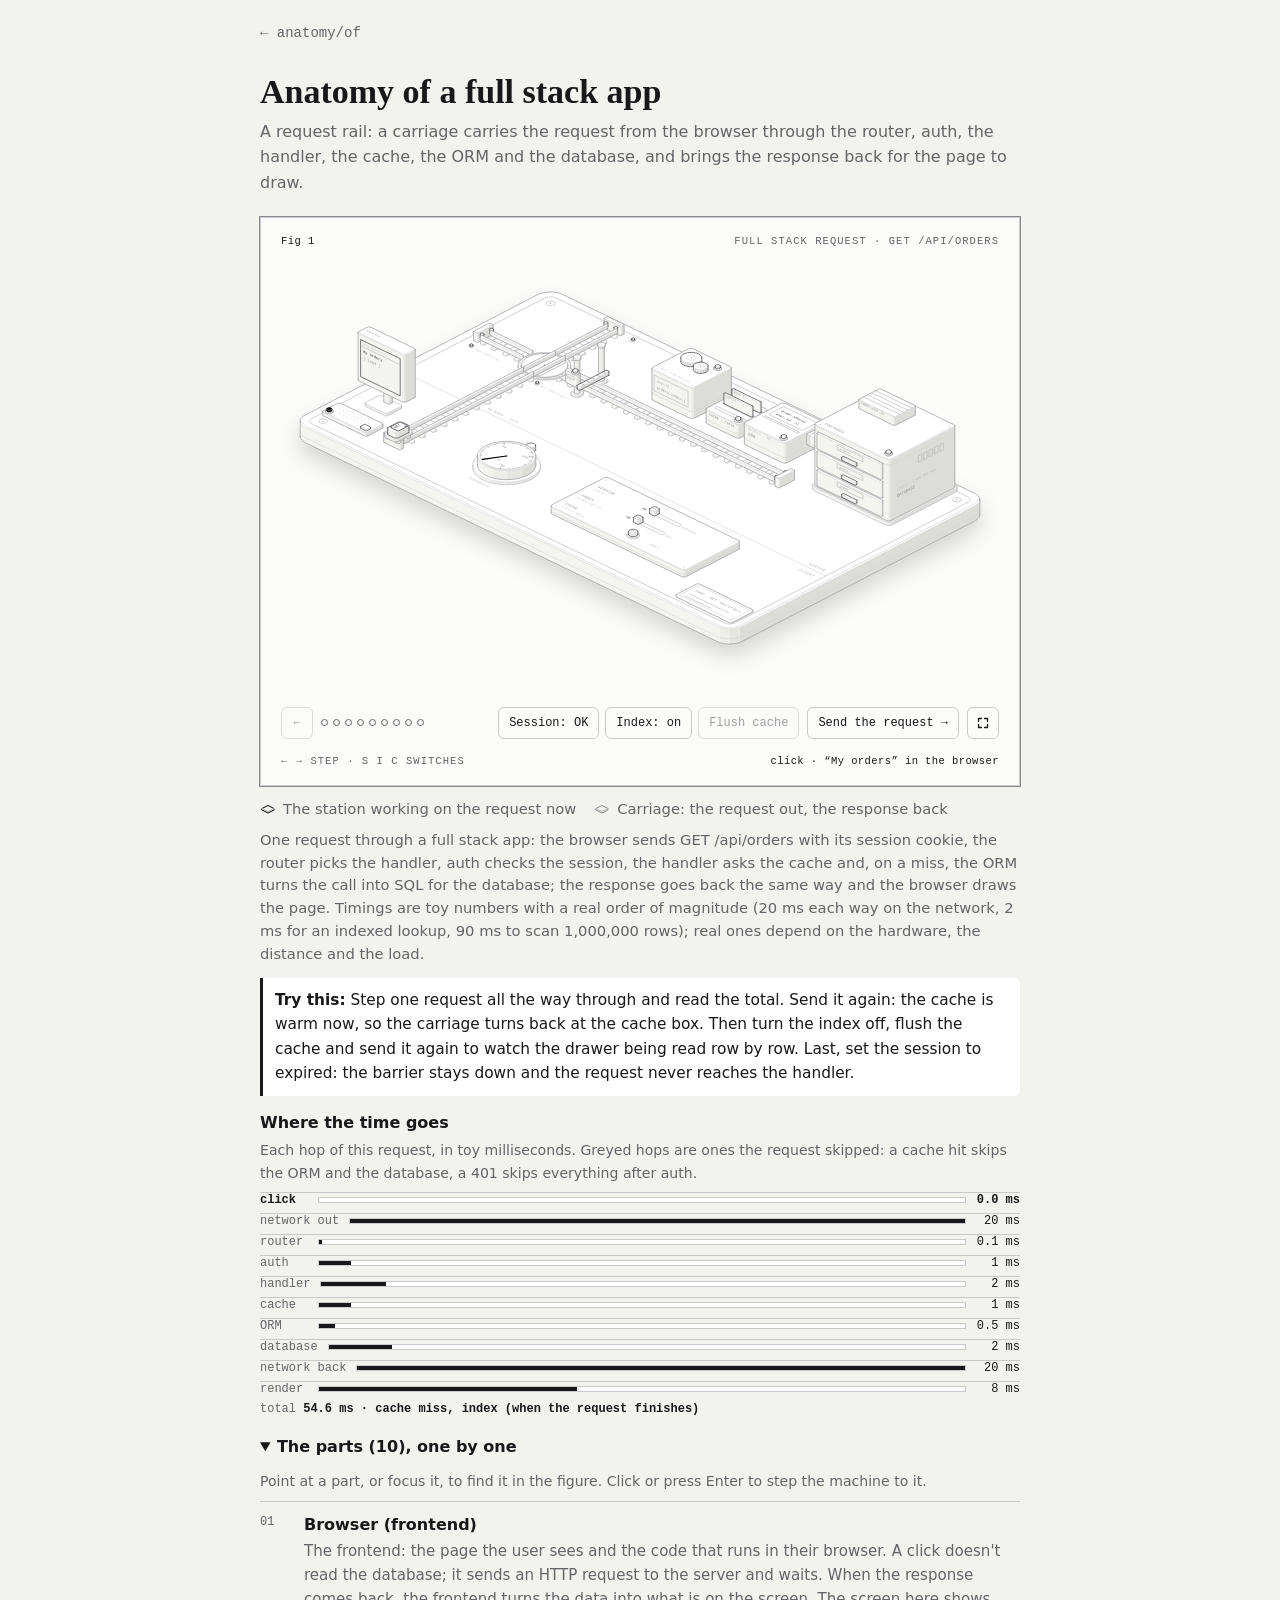
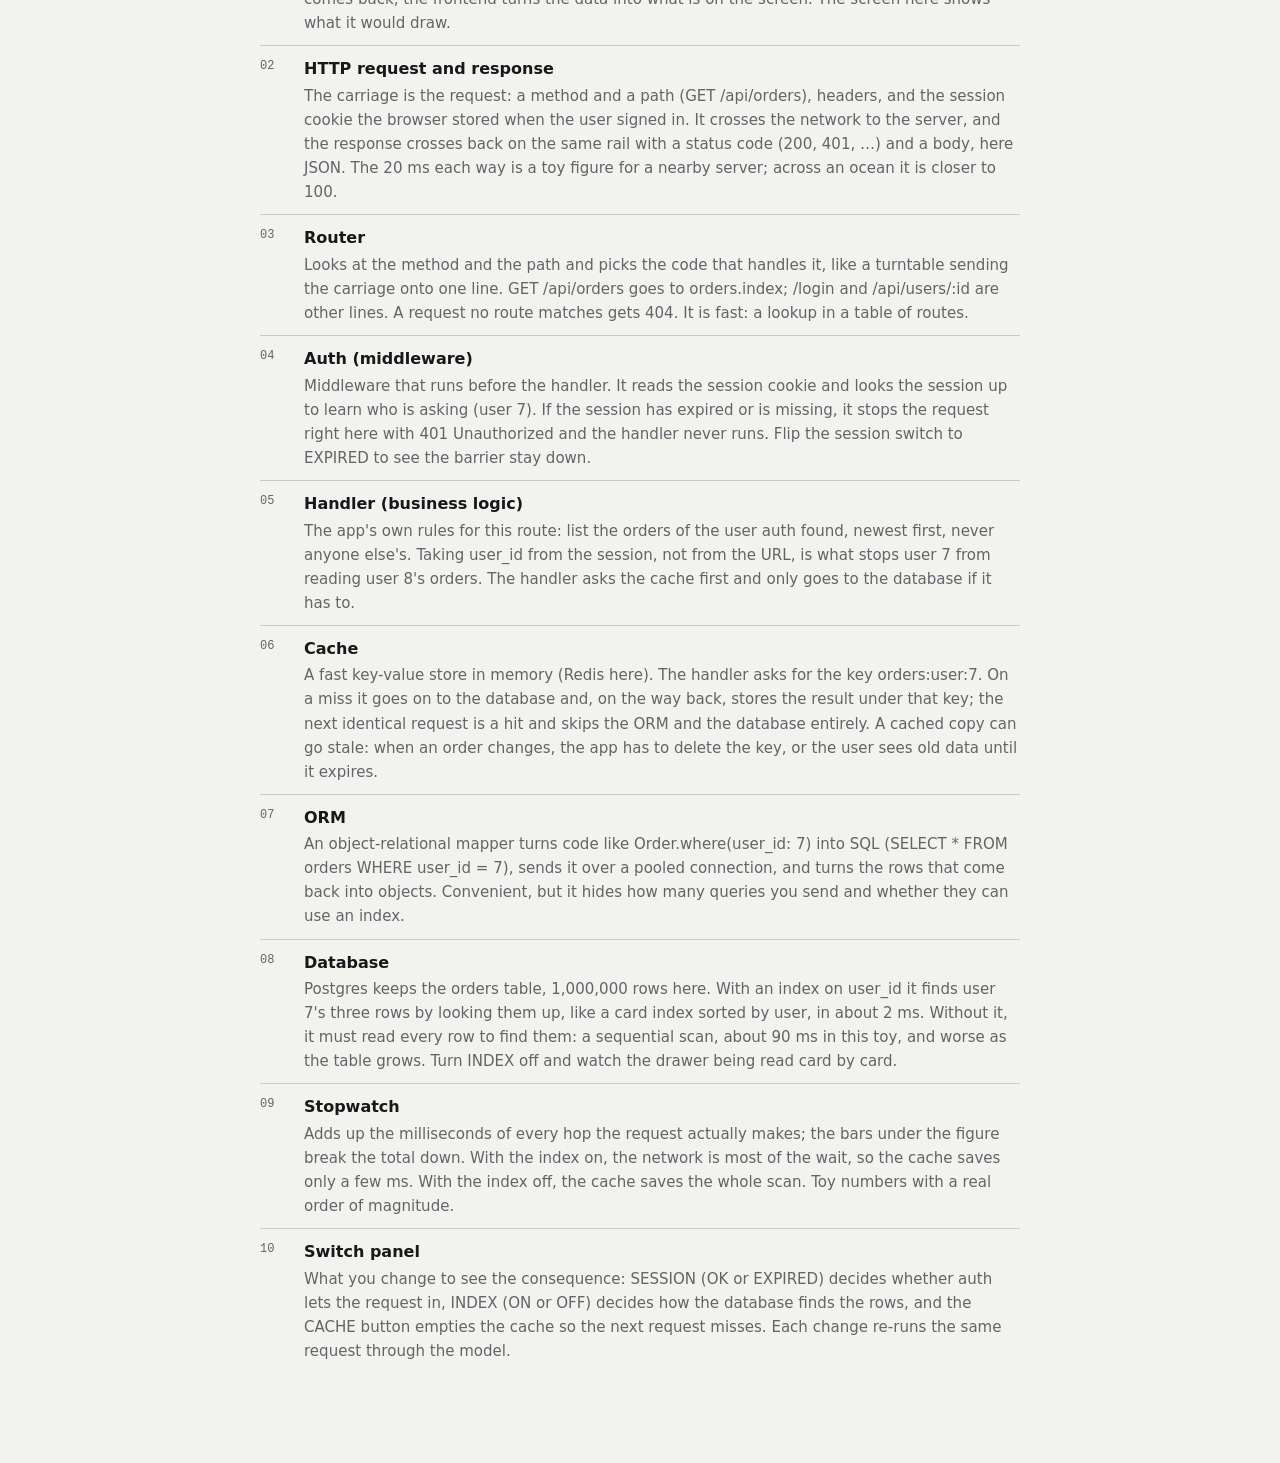
<file: full-stack-app/index.html>
<!doctype html><html lang="en" data-theme="light"><head><meta charset="utf-8"><meta name="viewport" content="width=device-width, initial-scale=1"><title>Anatomy of a full stack app</title><style>
.iso{
  --anatomy-page:#0b0b0b;--anatomy-card:#131313;--anatomy-text:#a3a3a3;--anatomy-strong:#e6e6e6;--anatomy-muted:#6e6e6e;
  --anatomy-paper:#131313;--anatomy-face:#1b1b1b;--anatomy-top:#1c1c1c;
  --anatomy-shade-0:#0f0f0f;--anatomy-shade-1:#121212;--anatomy-shade-2:#151515;--anatomy-shade-3:#181818;
  --anatomy-lit-top:#262626;--anatomy-lit-shade:#1d1d1d;
  --anatomy-hi:#d4d4d4;--anatomy-mid:#6a6a6a;--anatomy-lo:#3e3e3e;--anatomy-faint:#2a2a2a;--anatomy-lit:#ffffff;
  --anatomy-halo:#050505;--anatomy-halo-opacity:.9;--anatomy-dot:#e6e6e6;
  --anatomy-red:#ff6b6b;--anatomy-green:#6be0a0;--anatomy-blue:#6b9bff;
  --anatomy-weight:.6px;--anatomy-ease:cubic-bezier(.32,.72,0,1);
  --anatomy-mono:ui-monospace,"SF Mono",Menlo,Consolas,monospace;
  --anatomy-lift:inset 0 1px 0 0 #ffffff0a,inset 0 0 0 1px #ffffff06,0 0 0 1px #00000026,0 1px 1px -.5px #00000014,0 3px 3px -1.5px #00000014,0 6px 6px -3px #00000014,0 12px 12px -6px #00000014;
}
.iso[data-theme="light"]{
  --anatomy-page:#f2f2ef;--anatomy-card:#fbfbfa;--anatomy-text:#57575a;--anatomy-strong:#18181a;--anatomy-muted:#8c8c90;
  --anatomy-paper:#fbfbfa;--anatomy-face:#ffffff;--anatomy-top:#ffffff;
  --anatomy-shade-0:#dcdcd9;--anatomy-shade-1:#e5e5e2;--anatomy-shade-2:#ededea;--anatomy-shade-3:#f4f4f1;
  --anatomy-lit-top:#ffffff;--anatomy-lit-shade:#eeeeeb;
  --anatomy-hi:#26262a;--anatomy-mid:#8a8a8f;--anatomy-lo:#b4b4b8;--anatomy-faint:#d4d4d6;--anatomy-lit:#000000;
  --anatomy-halo:#8a8a80;--anatomy-halo-opacity:.32;--anatomy-dot:#3a3a3e;
  --anatomy-red:#e5484d;--anatomy-green:#30a46c;--anatomy-blue:#3e63dd;
  --anatomy-lift:inset 0 1px 0 0 #ffffff,0 0 0 1px #0000000f,0 1px 1px -.5px #0000000a,0 3px 3px -1.5px #0000000a,0 6px 6px -3px #0000000a,0 12px 12px -6px #0000000a;
}
.iso-svg{display:block;width:100%;height:auto;overflow:visible}
.iso-svg path,.iso-svg circle{vector-effect:non-scaling-stroke}
.iso-fill{fill:var(--anatomy-paper);stroke:none}
.iso-solid[data-lit]>.iso-fill{fill:var(--anatomy-face)}
.iso-shade,.iso-top{stroke:none}
.iso-shade[data-shade="0"]{fill:var(--anatomy-shade-0)}
.iso-shade[data-shade="1"]{fill:var(--anatomy-shade-1)}
.iso-shade[data-shade="2"]{fill:var(--anatomy-shade-2)}
.iso-shade[data-shade="3"]{fill:var(--anatomy-shade-3)}
.iso-top{fill:var(--anatomy-top)}
.iso-solid[data-lit]>.iso-top{fill:var(--anatomy-lit-top)}
.iso-solid[data-lit]>.iso-shade{fill:var(--anatomy-lit-shade)}
.iso-solid[data-seamless]>.iso-shade,.iso-solid[data-seamless]>.iso-top{stroke-width:.4;stroke-linejoin:round}
.iso-solid[data-seamless]>.iso-shade[data-shade="0"]{stroke:var(--anatomy-shade-0)}
.iso-solid[data-seamless]>.iso-shade[data-shade="1"]{stroke:var(--anatomy-shade-1)}
.iso-solid[data-seamless]>.iso-shade[data-shade="2"]{stroke:var(--anatomy-shade-2)}
.iso-solid[data-seamless]>.iso-shade[data-shade="3"]{stroke:var(--anatomy-shade-3)}
.iso-solid[data-seamless]>.iso-top{stroke:var(--anatomy-top)}
.iso-solid[data-seamless][data-lit]>.iso-top{stroke:var(--anatomy-lit-top)}
.iso-solid[data-seamless][data-lit]>.iso-shade{stroke:var(--anatomy-lit-shade)}
.iso-solid[data-lit]>.iso-edge{stroke:var(--anatomy-lit)}
.iso-halo{fill:var(--anatomy-halo);stroke:none;filter:blur(9px);opacity:var(--anatomy-halo-opacity);transform:translateY(3px)}
.iso-line{fill:none;stroke:var(--anatomy-lo);stroke-width:var(--anatomy-weight);stroke-linecap:round;stroke-linejoin:round}
.iso-line[data-tone="hi"]{stroke:var(--anatomy-hi)}
.iso-line[data-tone="mid"]{stroke:var(--anatomy-mid)}
.iso-line[data-tone="lo"]{stroke:var(--anatomy-lo)}
.iso-line[data-tone="faint"]{stroke:var(--anatomy-faint)}
.iso-line[data-tone="lit"]{stroke:var(--anatomy-lit)}
.iso-line[data-tone="red"]{stroke:var(--anatomy-red)}
.iso-line[data-tone="green"]{stroke:var(--anatomy-green)}
.iso-line[data-tone="blue"]{stroke:var(--anatomy-blue)}
.iso-line[data-dotted]{stroke-dasharray:.01 3.5;stroke-width:1}
.iso-line[data-dashed]{stroke-dasharray:3 3}
.iso-line[data-flow]{stroke-dasharray:2 6}
.iso-wire-end{fill:var(--anatomy-paper);stroke:var(--anatomy-lo);stroke-width:var(--anatomy-weight)}
.iso-wire[data-tone="hi"] .iso-wire-end{stroke:var(--anatomy-hi)}
.iso-wire[data-tone="mid"] .iso-wire-end{stroke:var(--anatomy-mid)}
.iso-wire[data-tone="faint"] .iso-wire-end{stroke:var(--anatomy-faint)}
.iso-wire[data-tone="lit"] .iso-wire-end{stroke:var(--anatomy-lit)}
.iso-dots circle{fill:var(--anatomy-dot);stroke:none;opacity:.32}
.iso-dots[data-tone="hi"] circle{opacity:.85}
.iso-dots[data-tone="mid"] circle{opacity:.45}
.iso-dots[data-tone="lo"] circle{opacity:.22}
.iso-dots[data-tone="faint"] circle{opacity:.12}
.iso-face-text{fill:var(--anatomy-mid);font-family:var(--anatomy-mono);letter-spacing:.04em}
.iso-face-text[data-tone="hi"]{fill:var(--anatomy-hi)}
.iso-face-text[data-tone="lo"]{fill:var(--anatomy-lo)}
.iso-face-text[data-tone="faint"]{fill:var(--anatomy-faint)}
.tb-body{fill:var(--anatomy-shade-2);stroke:none}
.tb-shine{fill:var(--anatomy-top);stroke:none}
.tb-shade{fill:var(--anatomy-shade-0);stroke:none}
.tb-ring{fill:none;stroke:var(--anatomy-lo);stroke-width:.45;stroke-linecap:butt;stroke-linejoin:round}
.tb-ring[data-tone="mid"]{stroke:var(--anatomy-mid)}
.tb-ring[data-tone="faint"]{stroke:var(--anatomy-faint)}
.tb-ring[data-tone="hi"]{stroke:var(--anatomy-hi)}
@keyframes iso-flow{to{stroke-dashoffset:-32}}
@keyframes iso-pulse{0%,100%{opacity:.18}12%{opacity:1}40%{opacity:.18}}
.iso-line[data-flow]{animation:iso-flow 1600ms linear infinite}
.iso-dots circle[data-pulse]{animation:iso-pulse 1600ms steps(1,end) infinite;animation-delay:var(--pulse-at,0ms)}
.iso-figure{margin:32px 0 36px}
.iso-plate{position:relative;padding:52px 24px;border-radius:0;background:var(--anatomy-card);box-shadow:0 0 0 1px var(--anatomy-mid);--anatomy-paper:var(--anatomy-card)}
.iso-plate-corners{position:absolute;inset:18px 20px;pointer-events:none}
.iso-plate-corner{position:absolute;color:var(--anatomy-muted);font-family:var(--anatomy-mono);font-size:10.5px;line-height:1;letter-spacing:.04em;white-space:nowrap}
.iso-plate-corner[data-corner="fig"]{top:0;left:0;color:var(--anatomy-text)}
.iso-plate-corner[data-corner="title"]{top:0;right:0;text-transform:uppercase;letter-spacing:.1em}
.iso-plate-corner[data-corner="hint"]{bottom:0;left:0;text-transform:uppercase;letter-spacing:.1em}
.iso-plate-corner[data-corner="readout"]{right:0;bottom:0;color:var(--anatomy-text);font-variant-numeric:tabular-nums}
.iso-plate .iso-svg{margin:0 auto}
.iso-legend{display:grid;gap:8px;margin-top:12px;color:var(--anatomy-muted);font-size:13px;line-height:1.55}
.iso-keys{display:flex;flex-wrap:wrap;gap:6px 18px}
.iso-key{display:inline-flex;align-items:center;gap:7px}
.iso-swatch{width:16px;height:10px;flex:none;overflow:visible}
.iso-swatch path{fill:none;stroke:var(--anatomy-hi);stroke-width:1;vector-effect:non-scaling-stroke;stroke-linejoin:round;stroke-linecap:round}
.iso-swatch[data-mark="raised"] path,.iso-swatch[data-mark="flat"] path{stroke:var(--anatomy-mid)}
.iso-swatch[data-mark="lit"] path{stroke:var(--anatomy-lit)}
.iso-swatch[data-mark="dim"] path{stroke:var(--anatomy-lo)}
.iso-swatch[data-mark="dotted"] path{stroke-dasharray:.01 3;stroke-width:1.4}
.iso-swatch[data-mark="dashed"] path{stroke-dasharray:3 2.5}
.iso-swatch[data-mark="red"] path{stroke:var(--anatomy-red)}
.iso-swatch[data-mark="green"] path{stroke:var(--anatomy-green)}
.iso-swatch[data-mark="blue"] path{stroke:var(--anatomy-blue)}
.iso-swatch-crease{stroke:var(--anatomy-lo)!important}
@media (max-width:560px){.iso-plate{padding:48px 12px 70px}.iso-plate-corner[data-corner="hint"]{bottom:18px}}
@media (prefers-reduced-motion:reduce){.iso-line[data-flow],.iso-dots circle[data-pulse]{animation:none}}
</style></head><body class="iso" data-theme="light"><main class="pc-page iso" data-theme="light"><style>
*{box-sizing:border-box}
html{color-scheme:light}html[data-theme="dark"]{color-scheme:dark}
body{margin:0;background:var(--anatomy-page);color:var(--text);font:16px/1.6 system-ui,-apple-system,"Segoe UI",sans-serif;-webkit-font-smoothing:antialiased}
/* the embed reads these; the kit's own muted grey is under 4.5:1, so text greys are set here for AA */
.iso{--surface:var(--anatomy-card);--surface2:var(--anatomy-face);--text:#18181a;--muted:#646468;--border:#c9c9cc;--link:#18181a;--radius-sm:0}
.iso[data-theme="dark"]{--text:#e6e6e6;--muted:#8c8c90;--border:#3a3a3e;--link:#e6e6e6}
.pc-page{width:min(760px,100% - 32px);margin:0 auto;padding:24px 0 64px}
.pc-nav{font:14px/1.4 ui-monospace,Menlo,monospace}
.pc-nav a{color:var(--muted);text-decoration:none}.pc-nav a:hover{color:var(--text)}
.pc-head h1{font:600 34px/1.15 Georgia,serif;margin:28px 0 8px;color:var(--text)}
.pc-head p{margin:0 0 8px;color:var(--muted)}
.pc-head a{color:var(--text)}
</style>
<nav class="pc-nav"><a href="../">← anatomy/of</a></nav>
<header class="pc-head"><h1>Anatomy of a full stack app</h1><p>A request rail: a carriage carries the request from the browser through the router, auth, the handler, the cache, the ORM and the database, and brings the response back for the page to draw.</p></header>
<div class="iso anatomy-embed" id="fig-full-stack-app" data-anatomy="full-stack-app" data-theme="light">
<style>
.iso{
  --anatomy-page:#0b0b0b;--anatomy-card:#131313;--anatomy-text:#a3a3a3;--anatomy-strong:#e6e6e6;--anatomy-muted:#6e6e6e;
  --anatomy-paper:#131313;--anatomy-face:#1b1b1b;--anatomy-top:#1c1c1c;
  --anatomy-shade-0:#0f0f0f;--anatomy-shade-1:#121212;--anatomy-shade-2:#151515;--anatomy-shade-3:#181818;
  --anatomy-lit-top:#262626;--anatomy-lit-shade:#1d1d1d;
  --anatomy-hi:#d4d4d4;--anatomy-mid:#6a6a6a;--anatomy-lo:#3e3e3e;--anatomy-faint:#2a2a2a;--anatomy-lit:#ffffff;
  --anatomy-halo:#050505;--anatomy-halo-opacity:.9;--anatomy-dot:#e6e6e6;
  --anatomy-red:#ff6b6b;--anatomy-green:#6be0a0;--anatomy-blue:#6b9bff;
  --anatomy-weight:.6px;--anatomy-ease:cubic-bezier(.32,.72,0,1);
  --anatomy-mono:ui-monospace,"SF Mono",Menlo,Consolas,monospace;
  --anatomy-lift:inset 0 1px 0 0 #ffffff0a,inset 0 0 0 1px #ffffff06,0 0 0 1px #00000026,0 1px 1px -.5px #00000014,0 3px 3px -1.5px #00000014,0 6px 6px -3px #00000014,0 12px 12px -6px #00000014;
}
.iso[data-theme="light"]{
  --anatomy-page:#f2f2ef;--anatomy-card:#fbfbfa;--anatomy-text:#57575a;--anatomy-strong:#18181a;--anatomy-muted:#8c8c90;
  --anatomy-paper:#fbfbfa;--anatomy-face:#ffffff;--anatomy-top:#ffffff;
  --anatomy-shade-0:#dcdcd9;--anatomy-shade-1:#e5e5e2;--anatomy-shade-2:#ededea;--anatomy-shade-3:#f4f4f1;
  --anatomy-lit-top:#ffffff;--anatomy-lit-shade:#eeeeeb;
  --anatomy-hi:#26262a;--anatomy-mid:#8a8a8f;--anatomy-lo:#b4b4b8;--anatomy-faint:#d4d4d6;--anatomy-lit:#000000;
  --anatomy-halo:#8a8a80;--anatomy-halo-opacity:.32;--anatomy-dot:#3a3a3e;
  --anatomy-red:#e5484d;--anatomy-green:#30a46c;--anatomy-blue:#3e63dd;
  --anatomy-lift:inset 0 1px 0 0 #ffffff,0 0 0 1px #0000000f,0 1px 1px -.5px #0000000a,0 3px 3px -1.5px #0000000a,0 6px 6px -3px #0000000a,0 12px 12px -6px #0000000a;
}
.iso-svg{display:block;width:100%;height:auto;overflow:visible}
.iso-svg path,.iso-svg circle{vector-effect:non-scaling-stroke}
.iso-fill{fill:var(--anatomy-paper);stroke:none}
.iso-solid[data-lit]>.iso-fill{fill:var(--anatomy-face)}
.iso-shade,.iso-top{stroke:none}
.iso-shade[data-shade="0"]{fill:var(--anatomy-shade-0)}
.iso-shade[data-shade="1"]{fill:var(--anatomy-shade-1)}
.iso-shade[data-shade="2"]{fill:var(--anatomy-shade-2)}
.iso-shade[data-shade="3"]{fill:var(--anatomy-shade-3)}
.iso-top{fill:var(--anatomy-top)}
.iso-solid[data-lit]>.iso-top{fill:var(--anatomy-lit-top)}
.iso-solid[data-lit]>.iso-shade{fill:var(--anatomy-lit-shade)}
.iso-solid[data-seamless]>.iso-shade,.iso-solid[data-seamless]>.iso-top{stroke-width:.4;stroke-linejoin:round}
.iso-solid[data-seamless]>.iso-shade[data-shade="0"]{stroke:var(--anatomy-shade-0)}
.iso-solid[data-seamless]>.iso-shade[data-shade="1"]{stroke:var(--anatomy-shade-1)}
.iso-solid[data-seamless]>.iso-shade[data-shade="2"]{stroke:var(--anatomy-shade-2)}
.iso-solid[data-seamless]>.iso-shade[data-shade="3"]{stroke:var(--anatomy-shade-3)}
.iso-solid[data-seamless]>.iso-top{stroke:var(--anatomy-top)}
.iso-solid[data-seamless][data-lit]>.iso-top{stroke:var(--anatomy-lit-top)}
.iso-solid[data-seamless][data-lit]>.iso-shade{stroke:var(--anatomy-lit-shade)}
.iso-solid[data-lit]>.iso-edge{stroke:var(--anatomy-lit)}
.iso-halo{fill:var(--anatomy-halo);stroke:none;filter:blur(9px);opacity:var(--anatomy-halo-opacity);transform:translateY(3px)}
.iso-line{fill:none;stroke:var(--anatomy-lo);stroke-width:var(--anatomy-weight);stroke-linecap:round;stroke-linejoin:round}
.iso-line[data-tone="hi"]{stroke:var(--anatomy-hi)}
.iso-line[data-tone="mid"]{stroke:var(--anatomy-mid)}
.iso-line[data-tone="lo"]{stroke:var(--anatomy-lo)}
.iso-line[data-tone="faint"]{stroke:var(--anatomy-faint)}
.iso-line[data-tone="lit"]{stroke:var(--anatomy-lit)}
.iso-line[data-tone="red"]{stroke:var(--anatomy-red)}
.iso-line[data-tone="green"]{stroke:var(--anatomy-green)}
.iso-line[data-tone="blue"]{stroke:var(--anatomy-blue)}
.iso-line[data-dotted]{stroke-dasharray:.01 3.5;stroke-width:1}
.iso-line[data-dashed]{stroke-dasharray:3 3}
.iso-line[data-flow]{stroke-dasharray:2 6}
.iso-wire-end{fill:var(--anatomy-paper);stroke:var(--anatomy-lo);stroke-width:var(--anatomy-weight)}
.iso-wire[data-tone="hi"] .iso-wire-end{stroke:var(--anatomy-hi)}
.iso-wire[data-tone="mid"] .iso-wire-end{stroke:var(--anatomy-mid)}
.iso-wire[data-tone="faint"] .iso-wire-end{stroke:var(--anatomy-faint)}
.iso-wire[data-tone="lit"] .iso-wire-end{stroke:var(--anatomy-lit)}
.iso-dots circle{fill:var(--anatomy-dot);stroke:none;opacity:.32}
.iso-dots[data-tone="hi"] circle{opacity:.85}
.iso-dots[data-tone="mid"] circle{opacity:.45}
.iso-dots[data-tone="lo"] circle{opacity:.22}
.iso-dots[data-tone="faint"] circle{opacity:.12}
.iso-face-text{fill:var(--anatomy-mid);font-family:var(--anatomy-mono);letter-spacing:.04em}
.iso-face-text[data-tone="hi"]{fill:var(--anatomy-hi)}
.iso-face-text[data-tone="lo"]{fill:var(--anatomy-lo)}
.iso-face-text[data-tone="faint"]{fill:var(--anatomy-faint)}
.tb-body{fill:var(--anatomy-shade-2);stroke:none}
.tb-shine{fill:var(--anatomy-top);stroke:none}
.tb-shade{fill:var(--anatomy-shade-0);stroke:none}
.tb-ring{fill:none;stroke:var(--anatomy-lo);stroke-width:.45;stroke-linecap:butt;stroke-linejoin:round}
.tb-ring[data-tone="mid"]{stroke:var(--anatomy-mid)}
.tb-ring[data-tone="faint"]{stroke:var(--anatomy-faint)}
.tb-ring[data-tone="hi"]{stroke:var(--anatomy-hi)}
@keyframes iso-flow{to{stroke-dashoffset:-32}}
@keyframes iso-pulse{0%,100%{opacity:.18}12%{opacity:1}40%{opacity:.18}}
.iso-line[data-flow]{animation:iso-flow 1600ms linear infinite}
.iso-dots circle[data-pulse]{animation:iso-pulse 1600ms steps(1,end) infinite;animation-delay:var(--pulse-at,0ms)}
.iso-figure{margin:32px 0 36px}
.iso-plate{position:relative;padding:52px 24px;border-radius:0;background:var(--anatomy-card);box-shadow:0 0 0 1px var(--anatomy-mid);--anatomy-paper:var(--anatomy-card)}
.iso-plate-corners{position:absolute;inset:18px 20px;pointer-events:none}
.iso-plate-corner{position:absolute;color:var(--anatomy-muted);font-family:var(--anatomy-mono);font-size:10.5px;line-height:1;letter-spacing:.04em;white-space:nowrap}
.iso-plate-corner[data-corner="fig"]{top:0;left:0;color:var(--anatomy-text)}
.iso-plate-corner[data-corner="title"]{top:0;right:0;text-transform:uppercase;letter-spacing:.1em}
.iso-plate-corner[data-corner="hint"]{bottom:0;left:0;text-transform:uppercase;letter-spacing:.1em}
.iso-plate-corner[data-corner="readout"]{right:0;bottom:0;color:var(--anatomy-text);font-variant-numeric:tabular-nums}
.iso-plate .iso-svg{margin:0 auto}
.iso-legend{display:grid;gap:8px;margin-top:12px;color:var(--anatomy-muted);font-size:13px;line-height:1.55}
.iso-keys{display:flex;flex-wrap:wrap;gap:6px 18px}
.iso-key{display:inline-flex;align-items:center;gap:7px}
.iso-swatch{width:16px;height:10px;flex:none;overflow:visible}
.iso-swatch path{fill:none;stroke:var(--anatomy-hi);stroke-width:1;vector-effect:non-scaling-stroke;stroke-linejoin:round;stroke-linecap:round}
.iso-swatch[data-mark="raised"] path,.iso-swatch[data-mark="flat"] path{stroke:var(--anatomy-mid)}
.iso-swatch[data-mark="lit"] path{stroke:var(--anatomy-lit)}
.iso-swatch[data-mark="dim"] path{stroke:var(--anatomy-lo)}
.iso-swatch[data-mark="dotted"] path{stroke-dasharray:.01 3;stroke-width:1.4}
.iso-swatch[data-mark="dashed"] path{stroke-dasharray:3 2.5}
.iso-swatch[data-mark="red"] path{stroke:var(--anatomy-red)}
.iso-swatch[data-mark="green"] path{stroke:var(--anatomy-green)}
.iso-swatch[data-mark="blue"] path{stroke:var(--anatomy-blue)}
.iso-swatch-crease{stroke:var(--anatomy-lo)!important}
@media (max-width:560px){.iso-plate{padding:48px 12px 70px}.iso-plate-corner[data-corner="hint"]{bottom:18px}}
@media (prefers-reduced-motion:reduce){.iso-line[data-flow],.iso-dots circle[data-pulse]{animation:none}}

.anatomy-embed{--anatomy-page:var(--surface,#fff);--anatomy-muted:var(--muted,#53695d);--anatomy-text:var(--text,#10231a);margin:22px 0 26px;color:var(--text);font:inherit}
.anatomy-embed .iso-figure{margin:0}
.anatomy-embed{scroll-margin-top:16px}
.anatomy-embed .pc-try{margin:12px 0 0;padding:10px 12px;border-left:3px solid var(--text);background:var(--surface2);border-radius:0 6px 6px 0;color:var(--text);font-size:.96rem}
.anatomy-embed .iso-plate{background:var(--anatomy-card);border:1px solid var(--border,#d3e2d8);border-radius:var(--radius-sm,8px);padding:16px 16px 40px}
.anatomy-embed .iso-plate-corner{color:var(--muted)}
.anatomy-embed .iso-plate-corner[data-corner="fig"],.anatomy-embed .iso-plate-corner[data-corner="readout"]{color:var(--text)}
.anatomy-embed .iso-legend{color:var(--muted);font-size:.92rem}
.anatomy-embed .iso-stage{border-radius:4px}
.anatomy-embed .iso-stage:focus-visible{outline:2px solid var(--link);outline-offset:3px}
.anatomy-embed .iso-stage [data-part]{cursor:pointer}
.anatomy-embed .iso-stage[data-focus] [data-part]:not([data-on]) *{stroke:var(--anatomy-faint)!important}
.anatomy-embed .iso-stage[data-focus] [data-part]:not([data-on]) .iso-fill{fill:var(--anatomy-paper)!important}
.anatomy-embed .iso-stage[data-focus] [data-part]:not([data-on]) .iso-top{fill:var(--anatomy-top)!important}
.anatomy-embed .iso-stage[data-focus] [data-part]:not([data-on]) .iso-shade{fill:var(--anatomy-shade-3)!important}
.anatomy-embed .iso-stage[data-focus] [data-part]:not([data-on]) text{fill:var(--anatomy-faint)!important}
.anatomy-embed .iso-stage[data-focus] [data-part]:not([data-on]) .iso-dots circle{opacity:.1!important}
.anatomy-embed .pc-controls{position:relative;display:flex;flex-wrap:wrap;align-items:center;gap:8px;margin-top:-4px;padding:0 4px 6px;font:12px/1 var(--anatomy-mono);z-index:1}
.anatomy-embed .pc-btn{font:inherit;color:var(--text);background:var(--surface);border:1px solid var(--border);border-radius:6px;padding:8px 10px;cursor:pointer;min-height:32px;min-width:32px}
.anatomy-embed .pc-btn:hover{border-color:var(--text)}
.anatomy-embed .pc-btn:focus-visible{outline:2px solid var(--link);outline-offset:2px}
.anatomy-embed .pc-btn:disabled{color:var(--muted);opacity:.6;cursor:default}
.anatomy-embed .pc-btn[aria-pressed="true"]{border-color:var(--text);background:var(--surface2)}
.anatomy-embed .pc-group{display:inline-flex;align-items:center;gap:6px;color:var(--text);font-variant-numeric:tabular-nums}
.anatomy-embed .pc-group [data-value]{min-width:44px;text-align:center}
.anatomy-embed .pc-right{margin-left:auto}
.anatomy-embed .pc-dots{display:flex;gap:5px}
.anatomy-embed .pc-dots i{width:7px;height:7px;border:1px solid var(--muted);border-radius:50%}
.anatomy-embed .pc-dots i[data-on]{background:var(--text);border-color:var(--text)}
.anatomy-embed .pc-live{position:absolute;width:1px;height:1px;overflow:hidden;clip:rect(0 0 0 0);white-space:nowrap}
.anatomy-embed .pc-expand{display:inline-flex;align-items:center;justify-content:center;padding:0}
.anatomy-embed .pc-expand svg{width:12px;height:12px;fill:none;stroke:currentColor;stroke-width:1.3;stroke-linecap:round;stroke-linejoin:round}
.anatomy-embed .iso-figure[data-expanded]{position:fixed;inset:0;z-index:1000;margin:0;padding:16px;background:var(--surface);display:flex;flex-direction:column;justify-content:center;overflow:auto}
.anatomy-embed .iso-figure[data-expanded] .iso-plate{width:100%;max-width:1500px;margin:0 auto}
.anatomy-embed .iso-figure[data-expanded] .iso-svg{max-height:calc(100dvh - 200px)}
.anatomy-embed .iso-figure[data-expanded] .iso-legend{display:none}
.anatomy-embed .pc-parts{margin-top:14px}
.anatomy-embed .pc-parts summary{cursor:pointer;font-weight:600;color:var(--text);padding:6px 0}
.anatomy-embed .pc-parts summary:focus-visible{outline:2px solid var(--link);outline-offset:2px}
.anatomy-embed .pc-parts .tip{font-size:.88rem;color:var(--muted);margin:4px 0 8px}
.anatomy-embed .pc-parts ol{list-style:none;margin:0;padding:0}
.anatomy-embed .pc-parts ol > li{border-top:1px solid var(--border)}
.anatomy-embed .pc-part{display:grid;grid-template-columns:34px 1fr;gap:2px 10px;padding:10px 8px;margin:0 -8px;border-radius:6px;cursor:pointer}
.anatomy-embed .pc-part:hover,.anatomy-embed .pc-part[data-on]{background:var(--surface2)}
.anatomy-embed .pc-part:focus-visible{outline:2px solid var(--link);outline-offset:-2px}
.anatomy-embed .pc-parts .num{grid-row:span 2;font:12px var(--anatomy-mono);color:var(--muted);padding-top:3px}
.anatomy-embed .pc-parts h4{margin:0;font-size:1rem;color:var(--text)}
.anatomy-embed .pc-part p{margin:0;color:var(--muted);font-size:.94rem}
.anatomy-embed .pc-bars{list-style:none;margin:6px 0 0;padding:0;display:grid;gap:6px;font:12px var(--anatomy-mono);color:var(--muted)}
.anatomy-embed .pc-bars li{display:grid;grid-template-columns:minmax(48px,auto) 1fr 44px;align-items:center;gap:10px;padding:0;margin:0;border:0;cursor:default}
.anatomy-embed .pc-bars li:hover{background:none}
.anatomy-embed .pc-bars i{display:block;height:6px;background:var(--surface2);border:1px solid var(--border);position:relative}
.anatomy-embed .pc-bars i::after{content:"";position:absolute;inset:0 auto 0 0;width:calc(var(--p) * 100%);background:var(--text);transition:width .4s var(--anatomy-ease)}
.anatomy-embed .pc-bars li[data-on] span,.anatomy-embed .pc-bars li[data-on] b{color:var(--text);font-weight:700}
.anatomy-embed .pc-bars b{font-weight:400;text-align:right;color:var(--text);font-variant-numeric:tabular-nums}
@media (max-width:600px){.anatomy-embed .pc-controls{margin-top:6px;padding:0 0 4px}.anatomy-embed .pc-right{margin-left:0}.anatomy-embed .iso-plate{padding:30px 10px 34px}.anatomy-embed .iso-plate-corner[data-corner="hint"],.anatomy-embed .iso-plate-corner[data-corner="title"]{display:none}}
@media (prefers-reduced-motion:reduce){.anatomy-embed .pc-bars i::after{transition:none}}

.anatomy-embed [data-lamp] .iso-solid[data-lit]>.iso-fill,.anatomy-embed [data-lamp] .iso-solid[data-lit]>.iso-top,.anatomy-embed [data-lamp] .iso-solid[data-lit]>.iso-shade,.anatomy-embed [data-routelamp] .iso-solid[data-lit]>*{fill:var(--anatomy-lit)}
.anatomy-embed [data-lamp] .iso-solid[data-deny]>.iso-fill,.anatomy-embed [data-lamp] .iso-solid[data-deny]>.iso-top,.anatomy-embed [data-lamp] .iso-solid[data-deny]>.iso-shade{fill:var(--anatomy-red)}
.anatomy-embed [data-lamp] .iso-solid>*{transition:fill .3s}
.anatomy-embed [data-switch]{cursor:pointer}
.anatomy-embed .pc-bars li[data-below]{opacity:.45}
.anatomy-embed .pc-bars li[data-below] i::after{width:0}
.anatomy-embed .pc-total{margin:4px 0 12px;font:12px var(--anatomy-mono);color:var(--muted)}
.anatomy-embed .pc-total b{color:var(--text);font-weight:700}
.anatomy-embed .pc-controls .pc-btn[aria-pressed="true"]{font-weight:700}
</style>
<figure class="iso-figure"><div class="iso-plate"><div class="iso-plate-corners" aria-hidden="true"><span class="iso-plate-corner" data-corner="fig">Fig 1</span><span class="iso-plate-corner" data-corner="title">Full stack request · GET /api/orders</span><span class="iso-plate-corner" data-corner="hint">← → step · S I C switches</span><span class="iso-plate-corner" data-corner="readout" data-readout>click · “My orders” in the browser</span></div><div class="iso-stage" tabindex="0" role="slider" aria-label="Full stack request. Arrow keys step the request from the browser to the database and back; S switches the session, I the index, C flushes the cache; hover or tap a part to read about it." aria-valuemin="0" aria-valuemax="9" aria-valuenow="0" aria-valuetext="click"><svg xmlns="http://www.w3.org/2000/svg" class="iso-svg" viewBox="0 0 640 420" role="img" aria-label="A request rail on a bench. At the front left, a browser with a screen and a keyboard sends a small carriage, the HTTP request, along a rail to a turntable, the router, which turns it onto the line for GET /api/orders; two other lines lead to /login and /api/users. The carriage waits at a barrier whose key reader checks the session cookie, then stops at the handler, a housing with gears, and at the cache, a box of key cards. On a miss it goes on to the ORM, which prints the SQL on a tape and sends it down a duct to a filing cabinet, the database, whose orders drawer slides open and is read. Then the carriage runs back and the screen shows the orders. A stopwatch at the front adds up the milliseconds, and a panel holds a session switch, an index switch and a cache flush button."><path class="iso-halo" d="M20.4 172.6L20.6 171.1L21.5 169.6L22.9 168.3L24.7 167.1L229.9 60.9L232.2 59.9L234.8 59.2L237.7 58.7L240.7 58.5L243.8 58.6L246.7 59.1L249.4 59.7L251.7 60.7L614.9 236L616.8 237.2L618.3 238.5L619.3 239.9L619.6 241.4L619.6 254.8L619.4 256.3L618.5 257.8L617.1 259.1L615.3 260.3L410.1 366.6L407.8 367.5L405.2 368.3L402.3 368.7L399.3 368.9L396.2 368.8L393.3 368.4L390.6 367.7L388.3 366.7L25.1 191.4L23.2 190.3L21.7 188.9L20.7 187.5L20.4 186Z"/><g class="iso-solid"><path class="iso-fill" d="M227.9 92.4L228.5 90.9L229.8 89.5L231.7 88.3L234.1 87.3L236.8 86.6L239.8 86.2L242.9 86.2L245.9 86.5L248.7 87.2L251.1 88.1L253.1 89.3L254.4 90.6L255.2 92.1L255.2 93.7L255.2 96.1L254.6 97.6L253.3 99L251.4 100.2L249.1 101.2L246.3 101.9L243.3 102.2L240.3 102.2L237.3 101.9L234.5 101.3L232 100.3L230.1 99.2L228.7 97.8L227.9 96.3L227.9 94.8Z"/><path class="iso-shade" data-shade="0" d="M251.4 100.2L249.1 101.2L249.1 98.8L251.4 97.8ZM255.2 96.1L254.6 97.6L254.6 95.2L255.2 93.7ZM254.6 97.6L253.3 99L253.3 96.6L254.6 95.2ZM253.3 99L251.4 100.2L251.4 97.8L253.3 96.6Z"/><path class="iso-shade" data-shade="1" d="M249.1 101.2L246.3 101.9L246.3 99.5L249.1 98.8ZM246.3 101.9L243.3 102.2L243.3 99.8L246.3 99.5ZM243.3 102.2L240.3 102.2L240.3 99.9L243.3 99.8Z"/><path class="iso-shade" data-shade="2" d="M240.3 102.2L237.3 101.9L237.3 99.6L240.3 99.9ZM237.3 101.9L234.5 101.3L234.5 98.9L237.3 99.6Z"/><path class="iso-shade" data-shade="3" d="M234.5 101.3L232 100.3L232 98L234.5 98.9ZM232 100.3L230.1 99.2L230.1 96.8L232 98ZM230.1 99.2L228.7 97.8L228.7 95.4L230.1 96.8ZM228.7 97.8L227.9 96.3L227.9 93.9L228.7 95.4ZM227.9 96.3L227.9 94.8L227.9 92.4L227.9 93.9Z"/><path class="iso-top" d="M251.4 97.8L249.1 98.8L246.3 99.5L243.3 99.8L240.3 99.9L237.3 99.6L234.5 98.9L232 98L230.1 96.8L228.7 95.4L227.9 93.9L227.9 92.4L228.5 90.9L229.8 89.5L231.7 88.3L234.1 87.3L236.8 86.6L239.8 86.2L242.9 86.2L245.9 86.5L248.7 87.2L251.1 88.1L253.1 89.3L254.4 90.6L255.2 92.1L255.2 93.7L254.6 95.2L253.3 96.6Z"/><path class="iso-line iso-crease" data-tone="faint" d="M255.2 93.7L254.6 95.2L253.3 96.6L251.4 97.8L249.1 98.8L246.3 99.5L243.3 99.8L240.3 99.9L237.3 99.6L234.5 98.9L232 98L230.1 96.8L228.7 95.4L227.9 93.9L227.9 92.4"/><path class="iso-line iso-edge" data-tone="lo" d="M227.9 92.4L228.5 90.9L229.8 89.5L231.7 88.3L234.1 87.3L236.8 86.6L239.8 86.2L242.9 86.2L245.9 86.5L248.7 87.2L251.1 88.1L253.1 89.3L254.4 90.6L255.2 92.1L255.2 93.7M255.2 96.1L254.6 97.6L253.3 99L251.4 100.2L249.1 101.2L246.3 101.9L243.3 102.2L240.3 102.2L237.3 101.9L234.5 101.3L232 100.3L230.1 99.2L228.7 97.8L227.9 96.3L227.9 94.8M227.9 92.4L227.9 94.8M255.2 93.7L255.2 96.1"/></g><g class="iso-solid"><path class="iso-fill" d="M231.3 87.5L231.8 86.4L232.7 85.3L234.2 84.4L235.9 83.7L238 83.1L240.2 82.9L242.5 82.8L244.8 83.1L246.9 83.6L248.7 84.3L250.2 85.2L251.2 86.2L251.8 87.3L251.8 88.5L251.8 93.5L251.3 94.6L250.4 95.7L249 96.6L247.2 97.3L245.1 97.9L242.9 98.1L240.6 98.2L238.3 97.9L236.2 97.4L234.4 96.7L232.9 95.8L231.9 94.8L231.3 93.7L231.3 92.5Z"/><path class="iso-shade" data-shade="0" d="M249 96.6L247.2 97.3L247.2 92.3L249 91.6ZM251.8 93.5L251.3 94.6L251.3 89.6L251.8 88.5ZM251.3 94.6L250.4 95.7L250.4 90.6L251.3 89.6ZM250.4 95.7L249 96.6L249 91.6L250.4 90.6Z"/><path class="iso-shade" data-shade="1" d="M247.2 97.3L245.1 97.9L245.1 92.8L247.2 92.3ZM245.1 97.9L242.9 98.1L242.9 93.1L245.1 92.8ZM242.9 98.1L240.6 98.2L240.6 93.1L242.9 93.1Z"/><path class="iso-shade" data-shade="2" d="M240.6 98.2L238.3 97.9L238.3 92.9L240.6 93.1ZM238.3 97.9L236.2 97.4L236.2 92.4L238.3 92.9Z"/><path class="iso-shade" data-shade="3" d="M236.2 97.4L234.4 96.7L234.4 91.7L236.2 92.4ZM234.4 96.7L232.9 95.8L232.9 90.8L234.4 91.7ZM232.9 95.8L231.9 94.8L231.9 89.8L232.9 90.8ZM231.9 94.8L231.3 93.7L231.3 88.6L231.9 89.8ZM231.3 93.7L231.3 92.5L231.3 87.5L231.3 88.6Z"/><path class="iso-top" d="M249 91.6L247.2 92.3L245.1 92.8L242.9 93.1L240.6 93.1L238.3 92.9L236.2 92.4L234.4 91.7L232.9 90.8L231.9 89.8L231.3 88.6L231.3 87.5L231.8 86.4L232.7 85.3L234.2 84.4L235.9 83.7L238 83.1L240.2 82.9L242.5 82.8L244.8 83.1L246.9 83.6L248.7 84.3L250.2 85.2L251.2 86.2L251.8 87.3L251.8 88.5L251.3 89.6L250.4 90.6Z"/><path class="iso-line iso-crease" data-tone="faint" d="M251.8 88.5L251.3 89.6L250.4 90.6L249 91.6L247.2 92.3L245.1 92.8L242.9 93.1L240.6 93.1L238.3 92.9L236.2 92.4L234.4 91.7L232.9 90.8L231.9 89.8L231.3 88.6L231.3 87.5"/><path class="iso-line iso-edge" data-tone="mid" d="M231.3 87.5L231.8 86.4L232.7 85.3L234.2 84.4L235.9 83.7L238 83.1L240.2 82.9L242.5 82.8L244.8 83.1L246.9 83.6L248.7 84.3L250.2 85.2L251.2 86.2L251.8 87.3L251.8 88.5M251.8 93.5L251.3 94.6L250.4 95.7L249 96.6L247.2 97.3L245.1 97.9L242.9 98.1L240.6 98.2L238.3 97.9L236.2 97.4L234.4 96.7L232.9 95.8L231.9 94.8L231.3 93.7L231.3 92.5M231.3 87.5L231.3 92.5M251.8 88.5L251.8 93.5"/></g><g class="iso-solid"><path class="iso-fill" d="M53.7 182.5L54.4 181L55.7 179.6L57.5 178.4L59.9 177.4L62.7 176.8L65.6 176.4L68.7 176.4L71.7 176.7L74.5 177.3L77 178.3L78.9 179.4L80.3 180.8L81 182.3L81.1 183.8L81.1 186.2L80.5 187.7L79.2 189.1L77.3 190.3L74.9 191.3L72.2 192L69.2 192.4L66.1 192.4L63.1 192.1L60.3 191.5L57.9 190.5L55.9 189.3L54.5 188L53.8 186.5L53.7 184.9Z"/><path class="iso-shade" data-shade="0" d="M77.3 190.3L74.9 191.3L74.9 188.9L77.3 188ZM81.1 186.2L80.5 187.7L80.5 185.4L81.1 183.8ZM80.5 187.7L79.2 189.1L79.2 186.7L80.5 185.4ZM79.2 189.1L77.3 190.3L77.3 188L79.2 186.7Z"/><path class="iso-shade" data-shade="1" d="M74.9 191.3L72.2 192L72.2 189.6L74.9 188.9ZM72.2 192L69.2 192.4L69.2 190L72.2 189.6ZM69.2 192.4L66.1 192.4L66.1 190L69.2 190Z"/><path class="iso-shade" data-shade="2" d="M66.1 192.4L63.1 192.1L63.1 189.7L66.1 190ZM63.1 192.1L60.3 191.5L60.3 189.1L63.1 189.7Z"/><path class="iso-shade" data-shade="3" d="M60.3 191.5L57.9 190.5L57.9 188.1L60.3 189.1ZM57.9 190.5L55.9 189.3L55.9 187L57.9 188.1ZM55.9 189.3L54.5 188L54.5 185.6L55.9 187ZM54.5 188L53.8 186.5L53.8 184.1L54.5 185.6ZM53.8 186.5L53.7 184.9L53.7 182.5L53.8 184.1Z"/><path class="iso-top" d="M77.3 188L74.9 188.9L72.2 189.6L69.2 190L66.1 190L63.1 189.7L60.3 189.1L57.9 188.1L55.9 187L54.5 185.6L53.8 184.1L53.7 182.5L54.4 181L55.7 179.6L57.5 178.4L59.9 177.4L62.7 176.8L65.6 176.4L68.7 176.4L71.7 176.7L74.5 177.3L77 178.3L78.9 179.4L80.3 180.8L81 182.3L81.1 183.8L80.5 185.4L79.2 186.7Z"/><path class="iso-line iso-crease" data-tone="faint" d="M81.1 183.8L80.5 185.4L79.2 186.7L77.3 188L74.9 188.9L72.2 189.6L69.2 190L66.1 190L63.1 189.7L60.3 189.1L57.9 188.1L55.9 187L54.5 185.6L53.8 184.1L53.7 182.5"/><path class="iso-line iso-edge" data-tone="lo" d="M53.7 182.5L54.4 181L55.7 179.6L57.5 178.4L59.9 177.4L62.7 176.8L65.6 176.4L68.7 176.4L71.7 176.7L74.5 177.3L77 178.3L78.9 179.4L80.3 180.8L81 182.3L81.1 183.8M81.1 186.2L80.5 187.7L79.2 189.1L77.3 190.3L74.9 191.3L72.2 192L69.2 192.4L66.1 192.4L63.1 192.1L60.3 191.5L57.9 190.5L55.9 189.3L54.5 188L53.8 186.5L53.7 184.9M53.7 182.5L53.7 184.9M81.1 183.8L81.1 186.2"/></g><g class="iso-solid"><path class="iso-fill" d="M57.2 177.7L57.6 176.5L58.6 175.5L60 174.6L61.8 173.8L63.8 173.3L66.1 173L68.4 173L70.6 173.2L72.7 173.7L74.6 174.4L76 175.3L77.1 176.4L77.6 177.5L77.7 178.6L77.7 183.7L77.2 184.8L76.2 185.9L74.8 186.8L73 187.5L71 188L68.7 188.3L66.4 188.3L64.2 188.1L62.1 187.6L60.3 186.9L58.8 186L57.8 185L57.2 183.9L57.2 182.7Z"/><path class="iso-shade" data-shade="0" d="M74.8 186.8L73 187.5L73 182.5L74.8 181.7ZM77.7 183.7L77.2 184.8L77.2 179.8L77.7 178.6ZM77.2 184.8L76.2 185.9L76.2 180.8L77.2 179.8ZM76.2 185.9L74.8 186.8L74.8 181.7L76.2 180.8Z"/><path class="iso-shade" data-shade="1" d="M73 187.5L71 188L71 183L73 182.5ZM71 188L68.7 188.3L68.7 183.2L71 183ZM68.7 188.3L66.4 188.3L66.4 183.3L68.7 183.2Z"/><path class="iso-shade" data-shade="2" d="M66.4 188.3L64.2 188.1L64.2 183L66.4 183.3ZM64.2 188.1L62.1 187.6L62.1 182.5L64.2 183Z"/><path class="iso-shade" data-shade="3" d="M62.1 187.6L60.3 186.9L60.3 181.8L62.1 182.5ZM60.3 186.9L58.8 186L58.8 181L60.3 181.8ZM58.8 186L57.8 185L57.8 179.9L58.8 181ZM57.8 185L57.2 183.9L57.2 178.8L57.8 179.9ZM57.2 183.9L57.2 182.7L57.2 177.7L57.2 178.8Z"/><path class="iso-top" d="M74.8 181.7L73 182.5L71 183L68.7 183.2L66.4 183.3L64.2 183L62.1 182.5L60.3 181.8L58.8 181L57.8 179.9L57.2 178.8L57.2 177.7L57.6 176.5L58.6 175.5L60 174.6L61.8 173.8L63.8 173.3L66.1 173L68.4 173L70.6 173.2L72.7 173.7L74.6 174.4L76 175.3L77.1 176.4L77.6 177.5L77.7 178.6L77.2 179.8L76.2 180.8Z"/><path class="iso-line iso-crease" data-tone="faint" d="M77.7 178.6L77.2 179.8L76.2 180.8L74.8 181.7L73 182.5L71 183L68.7 183.2L66.4 183.3L64.2 183L62.1 182.5L60.3 181.8L58.8 181L57.8 179.9L57.2 178.8L57.2 177.7"/><path class="iso-line iso-edge" data-tone="mid" d="M57.2 177.7L57.6 176.5L58.6 175.5L60 174.6L61.8 173.8L63.8 173.3L66.1 173L68.4 173L70.6 173.2L72.7 173.7L74.6 174.4L76 175.3L77.1 176.4L77.6 177.5L77.7 178.6M77.7 183.7L77.2 184.8L76.2 185.9L74.8 186.8L73 187.5L71 188L68.7 188.3L66.4 188.3L64.2 188.1L62.1 187.6L60.3 186.9L58.8 186L57.8 185L57.2 183.9L57.2 182.7M57.2 177.7L57.2 182.7M77.7 178.6L77.7 183.7"/></g><g class="iso-solid"><path class="iso-fill" d="M558.9 252.2L559.5 250.7L560.8 249.3L562.7 248.1L565.1 247.1L567.8 246.4L570.8 246.1L573.9 246L576.9 246.3L579.7 247L582.1 247.9L584.1 249.1L585.5 250.5L586.2 252L586.3 253.5L586.3 255.9L585.6 257.4L584.3 258.8L582.5 260L580.1 261L577.3 261.7L574.4 262.1L571.3 262.1L568.3 261.8L565.5 261.1L563 260.2L561.1 259L559.7 257.6L559 256.1L558.9 254.6Z"/><path class="iso-shade" data-shade="0" d="M582.5 260L580.1 261L580.1 258.6L582.5 257.6ZM586.3 255.9L585.6 257.4L585.6 255L586.3 253.5ZM585.6 257.4L584.3 258.8L584.3 256.4L585.6 255ZM584.3 258.8L582.5 260L582.5 257.6L584.3 256.4Z"/><path class="iso-shade" data-shade="1" d="M580.1 261L577.3 261.7L577.3 259.3L580.1 258.6ZM577.3 261.7L574.4 262.1L574.4 259.7L577.3 259.3ZM574.4 262.1L571.3 262.1L571.3 259.7L574.4 259.7Z"/><path class="iso-shade" data-shade="2" d="M571.3 262.1L568.3 261.8L568.3 259.4L571.3 259.7ZM568.3 261.8L565.5 261.1L565.5 258.7L568.3 259.4Z"/><path class="iso-shade" data-shade="3" d="M565.5 261.1L563 260.2L563 257.8L565.5 258.7ZM563 260.2L561.1 259L561.1 256.6L563 257.8ZM561.1 259L559.7 257.6L559.7 255.2L561.1 256.6ZM559.7 257.6L559 256.1L559 253.8L559.7 255.2ZM559 256.1L558.9 254.6L558.9 252.2L559 253.8Z"/><path class="iso-top" d="M582.5 257.6L580.1 258.6L577.3 259.3L574.4 259.7L571.3 259.7L568.3 259.4L565.5 258.7L563 257.8L561.1 256.6L559.7 255.2L559 253.8L558.9 252.2L559.5 250.7L560.8 249.3L562.7 248.1L565.1 247.1L567.8 246.4L570.8 246.1L573.9 246L576.9 246.3L579.7 247L582.1 247.9L584.1 249.1L585.5 250.5L586.2 252L586.3 253.5L585.6 255L584.3 256.4Z"/><path class="iso-line iso-crease" data-tone="faint" d="M586.3 253.5L585.6 255L584.3 256.4L582.5 257.6L580.1 258.6L577.3 259.3L574.4 259.7L571.3 259.7L568.3 259.4L565.5 258.7L563 257.8L561.1 256.6L559.7 255.2L559 253.8L558.9 252.2"/><path class="iso-line iso-edge" data-tone="lo" d="M558.9 252.2L559.5 250.7L560.8 249.3L562.7 248.1L565.1 247.1L567.8 246.4L570.8 246.1L573.9 246L576.9 246.3L579.7 247L582.1 247.9L584.1 249.1L585.5 250.5L586.2 252L586.3 253.5M586.3 255.9L585.6 257.4L584.3 258.8L582.5 260L580.1 261L577.3 261.7L574.4 262.1L571.3 262.1L568.3 261.8L565.5 261.1L563 260.2L561.1 259L559.7 257.6L559 256.1L558.9 254.6M558.9 252.2L558.9 254.6M586.3 253.5L586.3 255.9"/></g><g class="iso-solid"><path class="iso-fill" d="M562.3 247.3L562.8 246.2L563.8 245.1L565.2 244.2L567 243.5L569 243L571.3 242.7L573.6 242.7L575.8 242.9L577.9 243.4L579.7 244.1L581.2 245L582.2 246L582.8 247.1L582.8 248.3L582.8 253.4L582.4 254.5L581.4 255.5L580 256.4L578.2 257.2L576.2 257.7L573.9 258L571.6 258L569.4 257.8L567.3 257.3L565.4 256.6L564 255.7L562.9 254.6L562.4 253.5L562.3 252.4Z"/><path class="iso-shade" data-shade="0" d="M580 256.4L578.2 257.2L578.2 252.1L580 251.4ZM582.8 253.4L582.4 254.5L582.4 249.4L582.8 248.3ZM582.4 254.5L581.4 255.5L581.4 250.5L582.4 249.4ZM581.4 255.5L580 256.4L580 251.4L581.4 250.5Z"/><path class="iso-shade" data-shade="1" d="M578.2 257.2L576.2 257.7L576.2 252.6L578.2 252.1ZM576.2 257.7L573.9 258L573.9 252.9L576.2 252.6ZM573.9 258L571.6 258L571.6 252.9L573.9 252.9Z"/><path class="iso-shade" data-shade="2" d="M571.6 258L569.4 257.8L569.4 252.7L571.6 252.9ZM569.4 257.8L567.3 257.3L567.3 252.2L569.4 252.7Z"/><path class="iso-shade" data-shade="3" d="M567.3 257.3L565.4 256.6L565.4 251.5L567.3 252.2ZM565.4 256.6L564 255.7L564 250.6L565.4 251.5ZM564 255.7L562.9 254.6L562.9 249.6L564 250.6ZM562.9 254.6L562.4 253.5L562.4 248.5L562.9 249.6ZM562.4 253.5L562.3 252.4L562.3 247.3L562.4 248.5Z"/><path class="iso-top" d="M580 251.4L578.2 252.1L576.2 252.6L573.9 252.9L571.6 252.9L569.4 252.7L567.3 252.2L565.4 251.5L564 250.6L562.9 249.6L562.4 248.5L562.3 247.3L562.8 246.2L563.8 245.1L565.2 244.2L567 243.5L569 243L571.3 242.7L573.6 242.7L575.8 242.9L577.9 243.4L579.7 244.1L581.2 245L582.2 246L582.8 247.1L582.8 248.3L582.4 249.4L581.4 250.5Z"/><path class="iso-line iso-crease" data-tone="faint" d="M582.8 248.3L582.4 249.4L581.4 250.5L580 251.4L578.2 252.1L576.2 252.6L573.9 252.9L571.6 252.9L569.4 252.7L567.3 252.2L565.4 251.5L564 250.6L562.9 249.6L562.4 248.5L562.3 247.3"/><path class="iso-line iso-edge" data-tone="mid" d="M562.3 247.3L562.8 246.2L563.8 245.1L565.2 244.2L567 243.5L569 243L571.3 242.7L573.6 242.7L575.8 242.9L577.9 243.4L579.7 244.1L581.2 245L582.2 246L582.8 247.1L582.8 248.3M582.8 253.4L582.4 254.5L581.4 255.5L580 256.4L578.2 257.2L576.2 257.7L573.9 258L571.6 258L569.4 257.8L567.3 257.3L565.4 256.6L564 255.7L562.9 254.6L562.4 253.5L562.3 252.4M562.3 247.3L562.3 252.4M582.8 248.3L582.8 253.4"/></g><g class="iso-solid"><path class="iso-fill" d="M384.8 342.4L385.4 340.9L386.7 339.5L388.6 338.3L390.9 337.3L393.7 336.6L396.7 336.2L399.7 336.2L402.7 336.5L405.5 337.2L408 338.1L409.9 339.3L411.3 340.6L412.1 342.1L412.1 343.7L412.1 346.1L411.5 347.6L410.2 349L408.3 350.2L405.9 351.2L403.2 351.9L400.2 352.2L397.1 352.2L394.1 351.9L391.3 351.3L388.9 350.3L386.9 349.2L385.6 347.8L384.8 346.3L384.8 344.8Z"/><path class="iso-shade" data-shade="0" d="M408.3 350.2L405.9 351.2L405.9 348.8L408.3 347.8ZM412.1 346.1L411.5 347.6L411.5 345.2L412.1 343.7ZM411.5 347.6L410.2 349L410.2 346.6L411.5 345.2ZM410.2 349L408.3 350.2L408.3 347.8L410.2 346.6Z"/><path class="iso-shade" data-shade="1" d="M405.9 351.2L403.2 351.9L403.2 349.5L405.9 348.8ZM403.2 351.9L400.2 352.2L400.2 349.8L403.2 349.5ZM400.2 352.2L397.1 352.2L397.1 349.9L400.2 349.8Z"/><path class="iso-shade" data-shade="2" d="M397.1 352.2L394.1 351.9L394.1 349.6L397.1 349.9ZM394.1 351.9L391.3 351.3L391.3 348.9L394.1 349.6Z"/><path class="iso-shade" data-shade="3" d="M391.3 351.3L388.9 350.3L388.9 348L391.3 348.9ZM388.9 350.3L386.9 349.2L386.9 346.8L388.9 348ZM386.9 349.2L385.6 347.8L385.6 345.4L386.9 346.8ZM385.6 347.8L384.8 346.3L384.8 343.9L385.6 345.4ZM384.8 346.3L384.8 344.8L384.8 342.4L384.8 343.9Z"/><path class="iso-top" d="M408.3 347.8L405.9 348.8L403.2 349.5L400.2 349.8L397.1 349.9L394.1 349.6L391.3 348.9L388.9 348L386.9 346.8L385.6 345.4L384.8 343.9L384.8 342.4L385.4 340.9L386.7 339.5L388.6 338.3L390.9 337.3L393.7 336.6L396.7 336.2L399.7 336.2L402.7 336.5L405.5 337.2L408 338.1L409.9 339.3L411.3 340.6L412.1 342.1L412.1 343.7L411.5 345.2L410.2 346.6Z"/><path class="iso-line iso-crease" data-tone="faint" d="M412.1 343.7L411.5 345.2L410.2 346.6L408.3 347.8L405.9 348.8L403.2 349.5L400.2 349.8L397.1 349.9L394.1 349.6L391.3 348.9L388.9 348L386.9 346.8L385.6 345.4L384.8 343.9L384.8 342.4"/><path class="iso-line iso-edge" data-tone="lo" d="M384.8 342.4L385.4 340.9L386.7 339.5L388.6 338.3L390.9 337.3L393.7 336.6L396.7 336.2L399.7 336.2L402.7 336.5L405.5 337.2L408 338.1L409.9 339.3L411.3 340.6L412.1 342.1L412.1 343.7M412.1 346.1L411.5 347.6L410.2 349L408.3 350.2L405.9 351.2L403.2 351.9L400.2 352.2L397.1 352.2L394.1 351.9L391.3 351.3L388.9 350.3L386.9 349.2L385.6 347.8L384.8 346.3L384.8 344.8M384.8 342.4L384.8 344.8M412.1 343.7L412.1 346.1"/></g><g class="iso-solid"><path class="iso-fill" d="M388.2 337.5L388.7 336.4L389.6 335.3L391 334.4L392.8 333.7L394.9 333.1L397.1 332.9L399.4 332.8L401.7 333.1L403.8 333.6L405.6 334.3L407.1 335.2L408.1 336.2L408.7 337.3L408.7 338.5L408.7 343.5L408.2 344.6L407.3 345.7L405.8 346.6L404.1 347.3L402 347.9L399.8 348.1L397.5 348.2L395.2 347.9L393.1 347.4L391.3 346.7L389.8 345.8L388.8 344.8L388.2 343.7L388.2 342.5Z"/><path class="iso-shade" data-shade="0" d="M405.8 346.6L404.1 347.3L404.1 342.3L405.8 341.6ZM408.7 343.5L408.2 344.6L408.2 339.6L408.7 338.5ZM408.2 344.6L407.3 345.7L407.3 340.6L408.2 339.6ZM407.3 345.7L405.8 346.6L405.8 341.6L407.3 340.6Z"/><path class="iso-shade" data-shade="1" d="M404.1 347.3L402 347.9L402 342.8L404.1 342.3ZM402 347.9L399.8 348.1L399.8 343.1L402 342.8ZM399.8 348.1L397.5 348.2L397.5 343.1L399.8 343.1Z"/><path class="iso-shade" data-shade="2" d="M397.5 348.2L395.2 347.9L395.2 342.9L397.5 343.1ZM395.2 347.9L393.1 347.4L393.1 342.4L395.2 342.9Z"/><path class="iso-shade" data-shade="3" d="M393.1 347.4L391.3 346.7L391.3 341.7L393.1 342.4ZM391.3 346.7L389.8 345.8L389.8 340.8L391.3 341.7ZM389.8 345.8L388.8 344.8L388.8 339.8L389.8 340.8ZM388.8 344.8L388.2 343.7L388.2 338.6L388.8 339.8ZM388.2 343.7L388.2 342.5L388.2 337.5L388.2 338.6Z"/><path class="iso-top" d="M405.8 341.6L404.1 342.3L402 342.8L399.8 343.1L397.5 343.1L395.2 342.9L393.1 342.4L391.3 341.7L389.8 340.8L388.8 339.8L388.2 338.6L388.2 337.5L388.7 336.4L389.6 335.3L391 334.4L392.8 333.7L394.9 333.1L397.1 332.9L399.4 332.8L401.7 333.1L403.8 333.6L405.6 334.3L407.1 335.2L408.1 336.2L408.7 337.3L408.7 338.5L408.2 339.6L407.3 340.6Z"/><path class="iso-line iso-crease" data-tone="faint" d="M408.7 338.5L408.2 339.6L407.3 340.6L405.8 341.6L404.1 342.3L402 342.8L399.8 343.1L397.5 343.1L395.2 342.9L393.1 342.4L391.3 341.7L389.8 340.8L388.8 339.8L388.2 338.6L388.2 337.5"/><path class="iso-line iso-edge" data-tone="mid" d="M388.2 337.5L388.7 336.4L389.6 335.3L391 334.4L392.8 333.7L394.9 333.1L397.1 332.9L399.4 332.8L401.7 333.1L403.8 333.6L405.6 334.3L407.1 335.2L408.1 336.2L408.7 337.3L408.7 338.5M408.7 343.5L408.2 344.6L407.3 345.7L405.8 346.6L404.1 347.3L402 347.9L399.8 348.1L397.5 348.2L395.2 347.9L393.1 347.4L391.3 346.7L389.8 345.8L388.8 344.8L388.2 343.7L388.2 342.5M388.2 337.5L388.2 342.5M408.7 338.5L408.7 343.5"/></g><g class="iso-solid"><path class="iso-fill" d="M20.4 165.2L20.6 163.7L21.5 162.2L22.9 160.9L24.7 159.7L229.9 53.4L232.2 52.5L234.8 51.7L237.7 51.3L240.7 51.1L243.8 51.2L246.7 51.6L249.4 52.3L251.7 53.3L614.9 228.6L616.8 229.7L618.3 231.1L619.3 232.5L619.6 234L619.6 247.4L619.4 248.9L618.5 250.4L617.1 251.7L615.3 252.9L410.1 359.1L407.8 360.1L405.2 360.8L402.3 361.3L399.3 361.5L396.2 361.4L393.3 360.9L390.6 360.3L388.3 359.3L25.1 184L23.2 182.8L21.7 181.5L20.7 180.1L20.4 178.6Z"/><path class="iso-shade" data-shade="0" d="M619.6 247.4L619.4 248.9L619.4 235.5L619.6 234ZM619.4 248.9L618.5 250.4L618.5 237L619.4 235.5ZM618.5 250.4L617.1 251.7L617.1 238.3L618.5 237ZM617.1 251.7L615.3 252.9L615.3 239.5L617.1 238.3ZM615.3 252.9L410.1 359.1L410.1 345.7L615.3 239.5ZM410.1 359.1L407.8 360.1L407.8 346.7L410.1 345.7Z"/><path class="iso-shade" data-shade="1" d="M407.8 360.1L405.2 360.8L405.2 347.5L407.8 346.7ZM405.2 360.8L402.3 361.3L402.3 347.9L405.2 347.5ZM402.3 361.3L399.3 361.5L399.3 348.1L402.3 347.9Z"/><path class="iso-shade" data-shade="2" d="M399.3 361.5L396.2 361.4L396.2 348L399.3 348.1ZM396.2 361.4L393.3 360.9L393.3 347.6L396.2 348ZM393.3 360.9L390.6 360.3L390.6 346.9L393.3 347.6Z"/><path class="iso-shade" data-shade="3" d="M390.6 360.3L388.3 359.3L388.3 345.9L390.6 346.9ZM388.3 359.3L25.1 184L25.1 170.6L388.3 345.9ZM25.1 184L23.2 182.8L23.2 169.4L25.1 170.6ZM23.2 182.8L21.7 181.5L21.7 168.1L23.2 169.4ZM21.7 181.5L20.7 180.1L20.7 166.7L21.7 168.1ZM20.7 180.1L20.4 178.6L20.4 165.2L20.7 166.7Z"/><path class="iso-top" d="M614.9 228.6L616.8 229.7L618.3 231.1L619.3 232.5L619.6 234L619.4 235.5L618.5 237L617.1 238.3L615.3 239.5L410.1 345.7L407.8 346.7L405.2 347.5L402.3 347.9L399.3 348.1L396.2 348L393.3 347.6L390.6 346.9L388.3 345.9L25.1 170.6L23.2 169.4L21.7 168.1L20.7 166.7L20.4 165.2L20.6 163.7L21.5 162.2L22.9 160.9L24.7 159.7L229.9 53.4L232.2 52.5L234.8 51.7L237.7 51.3L240.7 51.1L243.8 51.2L246.7 51.6L249.4 52.3L251.7 53.3Z"/><path class="iso-line iso-crease" data-tone="faint" d="M619.6 234L619.4 235.5L618.5 237L617.1 238.3L615.3 239.5L410.1 345.7L407.8 346.7L405.2 347.5L402.3 347.9L399.3 348.1L396.2 348L393.3 347.6L390.6 346.9L388.3 345.9L25.1 170.6L23.2 169.4L21.7 168.1L20.7 166.7L20.4 165.2"/><path class="iso-line iso-bevel" data-tone="faint" d="M619.6 234L617 235.3L616.3 236.5L615.1 237.7L613.5 238.7L408.5 344.9L406.4 345.7L404.2 346.4L401.8 346.7L399.2 346.9L396.7 346.8L394.2 346.4L391.9 345.9L389.8 345L26.9 169.8L25.1 168.8L23.9 167.6L23.1 166.4L20.4 165.2"/><path class="iso-line" data-tone="faint" d="M619.6 242.9L619.4 244.4L618.5 245.9L617.1 247.3L615.3 248.4L410.1 354.7L407.8 355.6L405.2 356.4L402.3 356.8L399.3 357L396.2 356.9L393.3 356.5L390.6 355.8L388.3 354.9L25.1 179.5L23.2 178.4L21.7 177L20.7 175.6L20.4 174.1"/><path class="iso-line iso-edge" data-tone="mid" d="M20.4 165.2L20.6 163.7L21.5 162.2L22.9 160.9L24.7 159.7L229.9 53.4L232.2 52.5L234.8 51.7L237.7 51.3L240.7 51.1L243.8 51.2L246.7 51.6L249.4 52.3L251.7 53.3L614.9 228.6L616.8 229.7L618.3 231.1L619.3 232.5L619.6 234M619.6 247.4L619.4 248.9L618.5 250.4L617.1 251.7L615.3 252.9L410.1 359.1L407.8 360.1L405.2 360.8L402.3 361.3L399.3 361.5L396.2 361.4L393.3 360.9L390.6 360.3L388.3 359.3L25.1 184L23.2 182.8L21.7 181.5L20.7 180.1L20.4 178.6M619.6 234L619.6 247.4M20.4 165.2L20.4 178.6"/></g><path class="iso-line" data-tone="lo" d="M608.9 231.7L609.8 232.2L610.4 232.8L610.9 233.4L611 234.1L610.9 234.8L610.5 235.4L609.9 236L609.1 236.5L403.9 342.8L402.9 343.2L401.7 343.5L400.4 343.7L399.1 343.8L397.8 343.8L396.5 343.6L395.3 343.3L394.2 342.8L31.1 167.5L30.2 167L29.6 166.4L29.1 165.8L29 165.1L29.1 164.4L29.5 163.8L30.1 163.2L30.9 162.6L236.1 56.4L237.1 56L238.3 55.7L239.6 55.5L240.9 55.4L242.2 55.4L243.5 55.6L244.7 55.9L245.8 56.3Z"/><path class="iso-line" data-tone="lo" d="M243.9 62.6L242.7 63L241.2 63.2L239.6 63.1L238.4 62.7L237.5 62L237.1 61.3L237.4 60.5L238.3 59.9L239.5 59.4L241 59.3L242.5 59.4L243.8 59.8L244.7 60.4L245 61.2L244.8 62ZM602.1 235.6L600.9 236L599.4 236.2L597.8 236L596.5 235.6L595.7 235L595.3 234.2L595.6 233.5L596.5 232.8L597.7 232.4L599.2 232.2L600.7 232.4L602 232.8L602.9 233.4L603.2 234.2L603 234.9ZM43.5 166.4L42.3 166.8L40.8 167L39.3 166.8L38 166.4L37.1 165.8L36.8 165L37 164.3L37.9 163.6L39.1 163.2L40.6 163L42.2 163.2L43.5 163.6L44.3 164.2L44.7 165L44.4 165.7ZM401.7 339.3L400.5 339.8L399 339.9L397.5 339.8L396.2 339.4L395.3 338.7L395 338L395.2 337.2L396.1 336.6L397.3 336.1L398.8 336L400.4 336.1L401.6 336.5L402.5 337.2L402.9 337.9L402.6 338.7Z"/><g class="iso-dots" data-tone="mid"><circle cx="241.1" cy="61.2" r="0.5"/><circle cx="599.3" cy="234.2" r="0.5"/><circle cx="40.7" cy="165" r="0.5"/><circle cx="398.9" cy="337.9" r="0.5"/></g><path class="iso-line" data-tone="faint" d="M110.8 121.3L483.8 301.4"/><text class="iso-face-text" data-tone="lo" transform="matrix(1.235 0.596 -1.193 0.618 481.888 297.45)" font-size="2.8" text-anchor="end">SERVER</text><text class="iso-face-text" data-tone="lo" transform="matrix(1.235 0.596 -1.193 0.618 472.346 302.391)" font-size="2.8" text-anchor="end">CLIENT</text><text class="iso-face-text" data-tone="lo" transform="matrix(1.235 0.596 -1.193 0.618 185.449 154.316)" font-size="2.4" text-anchor="start">NETWORK · HTTP</text><g class="iso-solid"><path class="iso-fill" d="M351.8 318.1L352.3 317.6L369.7 308.6L370.7 308.3L371.7 308.3L372.7 308.6L419.1 331L419.7 331.4L419.7 332L419.7 333.2L419.2 333.6L401.7 342.7L400.8 342.9L399.8 342.9L398.8 342.7L352.4 320.3L351.8 319.8L351.8 319.3Z"/><path class="iso-shade" data-shade="0" d="M419.7 333.2L419.2 333.6L419.2 332.4L419.7 332ZM419.2 333.6L401.7 342.7L401.7 341.5L419.2 332.4ZM401.7 342.7L400.8 342.9L400.8 341.7L401.7 341.5Z"/><path class="iso-shade" data-shade="1" d="M400.8 342.9L399.8 342.9L399.8 341.7L400.8 341.7Z"/><path class="iso-shade" data-shade="2" d="M399.8 342.9L398.8 342.7L398.8 341.5L399.8 341.7Z"/><path class="iso-shade" data-shade="3" d="M398.8 342.7L352.4 320.3L352.4 319.1L398.8 341.5ZM352.4 320.3L351.8 319.8L351.8 318.6L352.4 319.1ZM351.8 319.8L351.8 319.3L351.8 318.1L351.8 318.6Z"/><path class="iso-top" d="M419.1 331L419.7 331.4L419.7 332L419.2 332.4L401.7 341.5L400.8 341.7L399.8 341.7L398.8 341.5L352.4 319.1L351.8 318.6L351.8 318.1L352.3 317.6L369.7 308.6L370.7 308.3L371.7 308.3L372.7 308.6Z"/><path class="iso-line iso-edge" data-tone="mid" d="M351.8 318.1L352.3 317.6L369.7 308.6L370.7 308.3L371.7 308.3L372.7 308.6L419.1 331L419.7 331.4L419.7 332M419.7 333.2L419.2 333.6L401.7 342.7L400.8 342.9L399.8 342.9L398.8 342.7L352.4 320.3L351.8 319.8L351.8 319.3M419.7 332L419.7 333.2M351.8 318.1L351.8 319.3"/></g><path class="iso-line" data-tone="faint" d="M416.7 331.7L400.2 340.3L354.8 318.3L371.2 309.8Z"/><text class="iso-face-text" data-tone="mid" transform="matrix(1.235 0.596 -1.193 0.618 368.389 314.859)" font-size="2.3" text-anchor="start">SHOP · GET /api/orders</text><path class="iso-line" data-tone="lo" data-free="" d="M363.6 317.3L398.2 334M360 319.2L382.3 329.9"/><g class="iso-dots" data-tone="mid"><circle cx="371.3" cy="311" r="0.4"/><circle cx="400.2" cy="339.1" r="0.4"/></g><g data-part="router"><g class="iso-solid"><path class="iso-fill" d="M288.4 74.7L288.7 74.3L290.9 73.2L291.6 73L292.3 73.2L305.6 79.6L306 80L306 88L305.7 88.4L303.5 89.5L302.8 89.6L302.1 89.5L288.7 83L288.4 82.7Z"/><path class="iso-shade" data-shade="0" d="M306 88L305.7 88.4L305.7 80.3L306 80ZM305.7 88.4L303.5 89.5L303.5 81.4L305.7 80.3Z"/><path class="iso-shade" data-shade="1" d="M303.5 89.5L302.8 89.6L302.8 81.6L303.5 81.4Z"/><path class="iso-shade" data-shade="2" d="M302.8 89.6L302.1 89.5L302.1 81.5L302.8 81.6Z"/><path class="iso-shade" data-shade="3" d="M302.1 89.5L288.7 83L288.7 75L302.1 81.5ZM288.7 83L288.4 82.7L288.4 74.7L288.7 75Z"/><path class="iso-top" d="M305.6 79.6L306 80L305.7 80.3L303.5 81.4L302.8 81.6L302.1 81.5L288.7 75L288.4 74.7L288.7 74.3L290.9 73.2L291.6 73L292.3 73.2Z"/><path class="iso-line iso-crease" data-tone="faint" d="M306 80L305.7 80.3L303.5 81.4L302.8 81.6L302.1 81.5L288.7 75L288.4 74.7"/><path class="iso-line iso-bevel" data-tone="faint" d="M306 80L305.1 80.1L303.1 81.2L302.8 81.3L302.4 81.2L289.3 74.8L288.4 74.7"/><path class="iso-line iso-edge" data-tone="mid" d="M288.4 74.7L288.7 74.3L290.9 73.2L291.6 73L292.3 73.2L305.6 79.6L306 80M306 88L305.7 88.4L303.5 89.5L302.8 89.6L302.1 89.5L288.7 83L288.4 82.7M306 80L306 88M288.4 74.7L288.4 82.7"/></g><g class="iso-dots" data-tone="mid"><circle cx="291.6" cy="74.6" r="0.4"/><circle cx="302.7" cy="80" r="0.4"/></g><g class="iso-solid"><path class="iso-fill" d="M288.3 78L288.8 77.6L289.5 77.4L290.4 77.4L291.2 77.6L291.7 78L291.7 78.4L291.7 81.7L291.2 82.1L290.5 82.3L289.6 82.3L288.8 82.1L288.4 81.7L288.3 81.3Z"/><path class="iso-shade" data-shade="0" d="M291.2 82.1L290.5 82.3L290.5 79L291.2 78.8ZM291.7 81.7L291.2 82.1L291.2 78.8L291.7 78.4Z"/><path class="iso-shade" data-shade="1" d="M290.5 82.3L289.6 82.3L289.6 79L290.5 79Z"/><path class="iso-shade" data-shade="2" d="M289.6 82.3L288.8 82.1L288.8 78.8L289.6 79Z"/><path class="iso-shade" data-shade="3" d="M288.8 82.1L288.4 81.7L288.4 78.4L288.8 78.8ZM288.4 81.7L288.3 81.3L288.3 78L288.4 78.4Z"/><path class="iso-top" d="M291.2 78.8L290.5 79L289.6 79L288.8 78.8L288.4 78.4L288.3 78L288.8 77.6L289.5 77.4L290.4 77.4L291.2 77.6L291.7 78L291.7 78.4Z"/><path class="iso-line iso-crease" data-tone="faint" d="M291.7 78.4L291.2 78.8L290.5 79L289.6 79L288.8 78.8L288.4 78.4L288.3 78"/><path class="iso-line iso-edge" data-tone="hi" d="M288.3 78L288.8 77.6L289.5 77.4L290.4 77.4L291.2 77.6L291.7 78L291.7 78.4M291.7 81.7L291.2 82.1L290.5 82.3L289.6 82.3L288.8 82.1L288.4 81.7L288.3 81.3M288.3 78L288.3 81.3M291.7 78.4L291.7 81.7"/></g><g class="iso-solid"><path class="iso-fill" d="M297 82.2L297.4 81.8L298.2 81.5L299.1 81.5L299.8 81.7L300.3 82.1L300.3 82.6L300.3 85.8L299.9 86.2L299.1 86.5L298.2 86.5L297.5 86.3L297 85.9L297 85.4Z"/><path class="iso-shade" data-shade="0" d="M299.9 86.2L299.1 86.5L299.1 83.2L299.9 83ZM300.3 85.8L299.9 86.2L299.9 83L300.3 82.6Z"/><path class="iso-shade" data-shade="1" d="M299.1 86.5L298.2 86.5L298.2 83.2L299.1 83.2Z"/><path class="iso-shade" data-shade="2" d="M298.2 86.5L297.5 86.3L297.5 83L298.2 83.2Z"/><path class="iso-shade" data-shade="3" d="M297.5 86.3L297 85.9L297 82.6L297.5 83ZM297 85.9L297 85.4L297 82.2L297 82.6Z"/><path class="iso-top" d="M299.9 83L299.1 83.2L298.2 83.2L297.5 83L297 82.6L297 82.2L297.4 81.8L298.2 81.5L299.1 81.5L299.8 81.7L300.3 82.1L300.3 82.6Z"/><path class="iso-line iso-crease" data-tone="faint" d="M300.3 82.6L299.9 83L299.1 83.2L298.2 83.2L297.5 83L297 82.6L297 82.2"/><path class="iso-line iso-edge" data-tone="hi" d="M297 82.2L297.4 81.8L298.2 81.5L299.1 81.5L299.8 81.7L300.3 82.1L300.3 82.6M300.3 85.8L299.9 86.2L299.1 86.5L298.2 86.5L297.5 86.3L297 85.9L297 85.4M297 82.2L297 85.4M300.3 82.6L300.3 85.8"/></g><g class="iso-solid"><path class="iso-fill" d="M283.5 83.5L285.4 82.6L286.3 82.5L300.2 89.2L300.2 89.7L300.2 91.2L298.3 92.2L297.3 92.2L283.5 85.5L283.5 85Z"/><path class="iso-shade" data-shade="0" d="M300.2 91.2L298.3 92.2L298.3 90.7L300.2 89.7Z"/><path class="iso-shade" data-shade="1" d="M298.3 92.2L297.3 92.2L297.3 90.7L298.3 90.7Z"/><path class="iso-shade" data-shade="3" d="M297.3 92.2L283.5 85.5L283.5 84L297.3 90.7ZM283.5 85.5L283.5 85L283.5 83.5L283.5 84Z"/><path class="iso-top" d="M300.2 89.2L300.2 89.7L298.3 90.7L297.3 90.7L283.5 84L283.5 83.5L285.4 82.6L286.3 82.5Z"/><path class="iso-line iso-edge" data-tone="lo" d="M283.5 83.5L285.4 82.6L286.3 82.5L300.2 89.2L300.2 89.7M300.2 91.2L298.3 92.2L297.3 92.2L283.5 85.5L283.5 85M300.2 89.7L300.2 91.2M283.5 83.5L283.5 85"/></g><g class="iso-solid"><path class="iso-fill" d="M273.9 88.5L275.8 87.5L276.8 87.5L290.6 94.2L290.6 94.7L290.6 96.1L288.7 97.1L287.8 97.1L273.9 90.5L273.9 90Z"/><path class="iso-shade" data-shade="0" d="M290.6 96.1L288.7 97.1L288.7 95.6L290.6 94.7Z"/><path class="iso-shade" data-shade="1" d="M288.7 97.1L287.8 97.1L287.8 95.7L288.7 95.6Z"/><path class="iso-shade" data-shade="3" d="M287.8 97.1L273.9 90.5L273.9 89L287.8 95.7ZM273.9 90.5L273.9 90L273.9 88.5L273.9 89Z"/><path class="iso-top" d="M290.6 94.2L290.6 94.7L288.7 95.6L287.8 95.7L273.9 89L273.9 88.5L275.8 87.5L276.8 87.5Z"/><path class="iso-line iso-edge" data-tone="lo" d="M273.9 88.5L275.8 87.5L276.8 87.5L290.6 94.2L290.6 94.7M290.6 96.1L288.7 97.1L287.8 97.1L273.9 90.5L273.9 90M290.6 94.7L290.6 96.1M273.9 88.5L273.9 90"/></g><g class="iso-solid"><path class="iso-fill" d="M264.4 93.4L266.3 92.4L267.3 92.4L281.1 99.1L281.1 99.6L281.1 101.1L279.2 102.1L278.2 102.1L264.4 95.4L264.4 94.9Z"/><path class="iso-shade" data-shade="0" d="M281.1 101.1L279.2 102.1L279.2 100.6L281.1 99.6Z"/><path class="iso-shade" data-shade="1" d="M279.2 102.1L278.2 102.1L278.2 100.6L279.2 100.6Z"/><path class="iso-shade" data-shade="3" d="M278.2 102.1L264.4 95.4L264.4 93.9L278.2 100.6ZM264.4 95.4L264.4 94.9L264.4 93.4L264.4 93.9Z"/><path class="iso-top" d="M281.1 99.1L281.1 99.6L279.2 100.6L278.2 100.6L264.4 93.9L264.4 93.4L266.3 92.4L267.3 92.4Z"/><path class="iso-line iso-edge" data-tone="lo" d="M264.4 93.4L266.3 92.4L267.3 92.4L281.1 99.1L281.1 99.6M281.1 101.1L279.2 102.1L278.2 102.1L264.4 95.4L264.4 94.9M281.1 99.6L281.1 101.1M264.4 93.4L264.4 94.9"/></g><g class="iso-solid"><path class="iso-fill" d="M254.8 98.4L256.7 97.4L257.7 97.4L271.5 104.1L271.6 104.5L271.6 106L269.7 107L268.7 107L254.8 100.3L254.8 99.9Z"/><path class="iso-shade" data-shade="0" d="M271.6 106L269.7 107L269.7 105.5L271.6 104.5Z"/><path class="iso-shade" data-shade="1" d="M269.7 107L268.7 107L268.7 105.5L269.7 105.5Z"/><path class="iso-shade" data-shade="3" d="M268.7 107L254.8 100.3L254.8 98.9L268.7 105.5ZM254.8 100.3L254.8 99.9L254.8 98.4L254.8 98.9Z"/><path class="iso-top" d="M271.5 104.1L271.6 104.5L269.7 105.5L268.7 105.5L254.8 98.9L254.8 98.4L256.7 97.4L257.7 97.4Z"/><path class="iso-line iso-edge" data-tone="lo" d="M254.8 98.4L256.7 97.4L257.7 97.4L271.5 104.1L271.6 104.5M271.6 106L269.7 107L268.7 107L254.8 100.3L254.8 99.9M271.6 104.5L271.6 106M254.8 98.4L254.8 99.9"/></g><g class="iso-solid"><path class="iso-fill" d="M245.3 103.3L247.2 102.3L248.2 102.3L262 109L262 109.5L262 111L260.1 112L259.1 112L245.3 105.3L245.3 104.8Z"/><path class="iso-shade" data-shade="0" d="M262 111L260.1 112L260.1 110.5L262 109.5Z"/><path class="iso-shade" data-shade="1" d="M260.1 112L259.1 112L259.1 110.5L260.1 110.5Z"/><path class="iso-shade" data-shade="3" d="M259.1 112L245.3 105.3L245.3 103.8L259.1 110.5ZM245.3 105.3L245.3 104.8L245.3 103.3L245.3 103.8Z"/><path class="iso-top" d="M262 109L262 109.5L260.1 110.5L259.1 110.5L245.3 103.8L245.3 103.3L247.2 102.3L248.2 102.3Z"/><path class="iso-line iso-edge" data-tone="lo" d="M245.3 103.3L247.2 102.3L248.2 102.3L262 109L262 109.5M262 111L260.1 112L259.1 112L245.3 105.3L245.3 104.8M262 109.5L262 111M245.3 103.3L245.3 104.8"/></g><g class="iso-solid"><path class="iso-fill" d="M245.2 102.6L289.9 79.5L290.6 79.5L291.6 80L291.6 80.3L291.6 83.3L247 106.4L246.2 106.4L245.3 105.9L245.2 105.6Z"/><path class="iso-shade" data-shade="0" d="M291.6 83.3L247 106.4L247 103.4L291.6 80.3Z"/><path class="iso-shade" data-shade="1" d="M247 106.4L246.2 106.4L246.2 103.4L247 103.4Z"/><path class="iso-shade" data-shade="3" d="M246.2 106.4L245.3 105.9L245.3 102.9L246.2 103.4ZM245.3 105.9L245.2 105.6L245.2 102.6L245.3 102.9Z"/><path class="iso-top" d="M291.6 80L291.6 80.3L247 103.4L246.2 103.4L245.3 102.9L245.2 102.6L289.9 79.5L290.6 79.5Z"/><path class="iso-line iso-crease" data-tone="faint" d="M291.6 80.3L247 103.4L246.2 103.4L245.3 102.9L245.2 102.6"/><path class="iso-line iso-edge" data-tone="mid" d="M245.2 102.6L289.9 79.5L290.6 79.5L291.6 80L291.6 80.3M291.6 83.3L247 106.4L246.2 106.4L245.3 105.9L245.2 105.6M291.6 80.3L291.6 83.3M245.2 102.6L245.2 105.6"/></g><g class="iso-solid"><path class="iso-fill" d="M253.9 106.8L298.5 83.7L299.2 83.7L300.2 84.1L300.2 84.5L300.2 87.5L255.6 110.6L254.9 110.6L253.9 110.1L253.9 109.7Z"/><path class="iso-shade" data-shade="0" d="M300.2 87.5L255.6 110.6L255.6 107.6L300.2 84.5Z"/><path class="iso-shade" data-shade="1" d="M255.6 110.6L254.9 110.6L254.9 107.6L255.6 107.6Z"/><path class="iso-shade" data-shade="3" d="M254.9 110.6L253.9 110.1L253.9 107.1L254.9 107.6ZM253.9 110.1L253.9 109.7L253.9 106.8L253.9 107.1Z"/><path class="iso-top" d="M300.2 84.1L300.2 84.5L255.6 107.6L254.9 107.6L253.9 107.1L253.9 106.8L298.5 83.7L299.2 83.7Z"/><path class="iso-line iso-crease" data-tone="faint" d="M300.2 84.5L255.6 107.6L254.9 107.6L253.9 107.1L253.9 106.8"/><path class="iso-line iso-edge" data-tone="mid" d="M253.9 106.8L298.5 83.7L299.2 83.7L300.2 84.1L300.2 84.5M300.2 87.5L255.6 110.6L254.9 110.6L253.9 110.1L253.9 109.7M300.2 84.5L300.2 87.5M253.9 106.8L253.9 109.7"/></g><g class="iso-solid"><path class="iso-fill" d="M173.4 86L173.7 85.6L186.6 78.9L187.3 78.8L188.1 78.9L190.3 80L190.6 80.4L190.6 88.4L190.3 88.8L177.4 95.4L176.7 95.6L176 95.4L173.8 94.4L173.4 94Z"/><path class="iso-shade" data-shade="0" d="M190.6 88.4L190.3 88.8L190.3 80.7L190.6 80.4ZM190.3 88.8L177.4 95.4L177.4 87.4L190.3 80.7Z"/><path class="iso-shade" data-shade="1" d="M177.4 95.4L176.7 95.6L176.7 87.6L177.4 87.4Z"/><path class="iso-shade" data-shade="2" d="M176.7 95.6L176 95.4L176 87.4L176.7 87.6Z"/><path class="iso-shade" data-shade="3" d="M176 95.4L173.8 94.4L173.8 86.3L176 87.4ZM173.8 94.4L173.4 94L173.4 86L173.8 86.3Z"/><path class="iso-top" d="M190.3 80L190.6 80.4L190.3 80.7L177.4 87.4L176.7 87.6L176 87.4L173.8 86.3L173.4 86L173.7 85.6L186.6 78.9L187.3 78.8L188.1 78.9Z"/><path class="iso-line iso-crease" data-tone="faint" d="M190.6 80.4L190.3 80.7L177.4 87.4L176.7 87.6L176 87.4L173.8 86.3L173.4 86"/><path class="iso-line iso-bevel" data-tone="faint" d="M190.6 80.4L189.7 80.5L177.1 87.1L176.7 87.2L176.4 87.1L174.3 86.1L173.4 86"/><path class="iso-line iso-edge" data-tone="mid" d="M173.4 86L173.7 85.6L186.6 78.9L187.3 78.8L188.1 78.9L190.3 80L190.6 80.4M190.6 88.4L190.3 88.8L177.4 95.4L176.7 95.6L176 95.4L173.8 94.4L173.4 94M190.6 80.4L190.6 88.4M173.4 86L173.4 94"/></g><g class="iso-dots" data-tone="mid"><circle cx="187.4" cy="80.4" r="0.4"/><circle cx="176.7" cy="85.9" r="0.4"/></g><g class="iso-solid"><path class="iso-fill" d="M187.5 83.7L187.9 83.3L188.7 83.1L189.6 83.1L190.4 83.3L190.8 83.7L190.8 84.1L190.8 87.4L190.4 87.8L189.6 88L188.8 88L188 87.8L187.5 87.4L187.5 87Z"/><path class="iso-shade" data-shade="0" d="M190.4 87.8L189.6 88L189.6 84.8L190.4 84.5ZM190.8 87.4L190.4 87.8L190.4 84.5L190.8 84.1Z"/><path class="iso-shade" data-shade="1" d="M189.6 88L188.8 88L188.8 84.8L189.6 84.8Z"/><path class="iso-shade" data-shade="2" d="M188.8 88L188 87.8L188 84.5L188.8 84.8Z"/><path class="iso-shade" data-shade="3" d="M188 87.8L187.5 87.4L187.5 84.2L188 84.5ZM187.5 87.4L187.5 87L187.5 83.7L187.5 84.2Z"/><path class="iso-top" d="M190.4 84.5L189.6 84.8L188.8 84.8L188 84.5L187.5 84.2L187.5 83.7L187.9 83.3L188.7 83.1L189.6 83.1L190.4 83.3L190.8 83.7L190.8 84.1Z"/><path class="iso-line iso-crease" data-tone="faint" d="M190.8 84.1L190.4 84.5L189.6 84.8L188.8 84.8L188 84.5L187.5 84.2L187.5 83.7"/><path class="iso-line iso-edge" data-tone="hi" d="M187.5 83.7L187.9 83.3L188.7 83.1L189.6 83.1L190.4 83.3L190.8 83.7L190.8 84.1M190.8 87.4L190.4 87.8L189.6 88L188.8 88L188 87.8L187.5 87.4L187.5 87M187.5 83.7L187.5 87M190.8 84.1L190.8 87.4"/></g><g class="iso-solid"><path class="iso-fill" d="M179.2 88L179.6 87.7L180.3 87.4L181.2 87.4L182 87.6L182.5 88L182.5 88.5L182.5 91.7L182.1 92.1L181.3 92.3L180.4 92.4L179.6 92.1L179.2 91.8L179.2 91.3Z"/><path class="iso-shade" data-shade="0" d="M182.1 92.1L181.3 92.3L181.3 89.1L182.1 88.8ZM182.5 91.7L182.1 92.1L182.1 88.8L182.5 88.5Z"/><path class="iso-shade" data-shade="1" d="M181.3 92.3L180.4 92.4L180.4 89.1L181.3 89.1Z"/><path class="iso-shade" data-shade="2" d="M180.4 92.4L179.6 92.1L179.6 88.9L180.4 89.1Z"/><path class="iso-shade" data-shade="3" d="M179.6 92.1L179.2 91.8L179.2 88.5L179.6 88.9ZM179.2 91.8L179.2 91.3L179.2 88L179.2 88.5Z"/><path class="iso-top" d="M182.1 88.8L181.3 89.1L180.4 89.1L179.6 88.9L179.2 88.5L179.2 88L179.6 87.7L180.3 87.4L181.2 87.4L182 87.6L182.5 88L182.5 88.5Z"/><path class="iso-line iso-crease" data-tone="faint" d="M182.5 88.5L182.1 88.8L181.3 89.1L180.4 89.1L179.6 88.9L179.2 88.5L179.2 88"/><path class="iso-line iso-edge" data-tone="hi" d="M179.2 88L179.6 87.7L180.3 87.4L181.2 87.4L182 87.6L182.5 88L182.5 88.5M182.5 91.7L182.1 92.1L181.3 92.3L180.4 92.4L179.6 92.1L179.2 91.8L179.2 91.3M179.2 88L179.2 91.3M182.5 88.5L182.5 91.7"/></g><g class="iso-solid"><path class="iso-fill" d="M179.4 95.1L192.8 88.2L193.8 88.2L195.7 89.2L195.8 89.7L195.8 91.1L182.4 98.1L181.4 98.1L179.4 97.1L179.4 96.6Z"/><path class="iso-shade" data-shade="0" d="M195.8 91.1L182.4 98.1L182.4 96.6L195.8 89.7Z"/><path class="iso-shade" data-shade="1" d="M182.4 98.1L181.4 98.1L181.4 96.6L182.4 96.6Z"/><path class="iso-shade" data-shade="3" d="M181.4 98.1L179.4 97.1L179.4 95.6L181.4 96.6ZM179.4 97.1L179.4 96.6L179.4 95.1L179.4 95.6Z"/><path class="iso-top" d="M195.7 89.2L195.8 89.7L182.4 96.6L181.4 96.6L179.4 95.6L179.4 95.1L192.8 88.2L193.8 88.2Z"/><path class="iso-line iso-edge" data-tone="lo" d="M179.4 95.1L192.8 88.2L193.8 88.2L195.7 89.2L195.8 89.7M195.8 91.1L182.4 98.1L181.4 98.1L179.4 97.1L179.4 96.6M195.8 89.7L195.8 91.1M179.4 95.1L179.4 96.6"/></g><g class="iso-solid"><path class="iso-fill" d="M189.3 99.9L202.7 93L203.6 93L205.6 93.9L205.6 94.4L205.6 95.9L192.3 102.8L191.3 102.8L189.3 101.9L189.3 101.4Z"/><path class="iso-shade" data-shade="0" d="M205.6 95.9L192.3 102.8L192.3 101.3L205.6 94.4Z"/><path class="iso-shade" data-shade="1" d="M192.3 102.8L191.3 102.8L191.3 101.4L192.3 101.3Z"/><path class="iso-shade" data-shade="3" d="M191.3 102.8L189.3 101.9L189.3 100.4L191.3 101.4ZM189.3 101.9L189.3 101.4L189.3 99.9L189.3 100.4Z"/><path class="iso-top" d="M205.6 93.9L205.6 94.4L192.3 101.3L191.3 101.4L189.3 100.4L189.3 99.9L202.7 93L203.6 93Z"/><path class="iso-line iso-edge" data-tone="lo" d="M189.3 99.9L202.7 93L203.6 93L205.6 93.9L205.6 94.4M205.6 95.9L192.3 102.8L191.3 102.8L189.3 101.9L189.3 101.4M205.6 94.4L205.6 95.9M189.3 99.9L189.3 101.4"/></g><g class="iso-solid"><path class="iso-fill" d="M199.2 104.7L212.5 97.8L213.5 97.8L215.5 98.7L215.5 99.2L215.5 100.7L202.2 107.6L201.2 107.6L199.2 106.7L199.2 106.2Z"/><path class="iso-shade" data-shade="0" d="M215.5 100.7L202.2 107.6L202.2 106.1L215.5 99.2Z"/><path class="iso-shade" data-shade="1" d="M202.2 107.6L201.2 107.6L201.2 106.1L202.2 106.1Z"/><path class="iso-shade" data-shade="3" d="M201.2 107.6L199.2 106.7L199.2 105.2L201.2 106.1ZM199.2 106.7L199.2 106.2L199.2 104.7L199.2 105.2Z"/><path class="iso-top" d="M215.5 98.7L215.5 99.2L202.2 106.1L201.2 106.1L199.2 105.2L199.2 104.7L212.5 97.8L213.5 97.8Z"/><path class="iso-line iso-edge" data-tone="lo" d="M199.2 104.7L212.5 97.8L213.5 97.8L215.5 98.7L215.5 99.2M215.5 100.7L202.2 107.6L201.2 107.6L199.2 106.7L199.2 106.2M215.5 99.2L215.5 100.7M199.2 104.7L199.2 106.2"/></g><g class="iso-solid"><path class="iso-fill" d="M209.1 109.5L222.4 102.5L223.4 102.5L225.4 103.5L225.4 104L225.4 105.5L212 112.4L211.1 112.4L209.1 111.4L209.1 110.9Z"/><path class="iso-shade" data-shade="0" d="M225.4 105.5L212 112.4L212 110.9L225.4 104Z"/><path class="iso-shade" data-shade="1" d="M212 112.4L211.1 112.4L211.1 110.9L212 110.9Z"/><path class="iso-shade" data-shade="3" d="M211.1 112.4L209.1 111.4L209.1 109.9L211.1 110.9ZM209.1 111.4L209.1 110.9L209.1 109.5L209.1 109.9Z"/><path class="iso-top" d="M225.4 103.5L225.4 104L212 110.9L211.1 110.9L209.1 109.9L209.1 109.5L222.4 102.5L223.4 102.5Z"/><path class="iso-line iso-edge" data-tone="lo" d="M209.1 109.5L222.4 102.5L223.4 102.5L225.4 103.5L225.4 104M225.4 105.5L212 112.4L211.1 112.4L209.1 111.4L209.1 110.9M225.4 104L225.4 105.5M209.1 109.5L209.1 110.9"/></g><g class="iso-solid"><path class="iso-fill" d="M187.6 85.7L188.5 85.2L189.3 85.2L225.6 102.8L225.6 103.1L225.6 106.1L224.6 106.6L223.9 106.6L187.6 89.1L187.6 88.7Z"/><path class="iso-shade" data-shade="0" d="M225.6 106.1L224.6 106.6L224.6 103.6L225.6 103.1Z"/><path class="iso-shade" data-shade="1" d="M224.6 106.6L223.9 106.6L223.9 103.6L224.6 103.6Z"/><path class="iso-shade" data-shade="3" d="M223.9 106.6L187.6 89.1L187.6 86.1L223.9 103.6ZM187.6 89.1L187.6 88.7L187.6 85.7L187.6 86.1Z"/><path class="iso-top" d="M225.6 102.8L225.6 103.1L224.6 103.6L223.9 103.6L187.6 86.1L187.6 85.7L188.5 85.2L189.3 85.2Z"/><path class="iso-line iso-crease" data-tone="faint" d="M225.6 103.1L224.6 103.6L223.9 103.6L187.6 86.1L187.6 85.7"/><path class="iso-line iso-edge" data-tone="mid" d="M187.6 85.7L188.5 85.2L189.3 85.2L225.6 102.8L225.6 103.1M225.6 106.1L224.6 106.6L223.9 106.6L187.6 89.1L187.6 88.7M225.6 103.1L225.6 106.1M187.6 85.7L187.6 88.7"/></g><g class="iso-solid"><path class="iso-fill" d="M179.2 90L180.2 89.5L180.9 89.5L217.2 107.1L217.2 107.4L217.2 110.4L216.3 110.9L215.6 110.9L179.2 93.4L179.2 93Z"/><path class="iso-shade" data-shade="0" d="M217.2 110.4L216.3 110.9L216.3 107.9L217.2 107.4Z"/><path class="iso-shade" data-shade="1" d="M216.3 110.9L215.6 110.9L215.6 107.9L216.3 107.9Z"/><path class="iso-shade" data-shade="3" d="M215.6 110.9L179.2 93.4L179.2 90.4L215.6 107.9ZM179.2 93.4L179.2 93L179.2 90L179.2 90.4Z"/><path class="iso-top" d="M217.2 107.1L217.2 107.4L216.3 107.9L215.6 107.9L179.2 90.4L179.2 90L180.2 89.5L180.9 89.5Z"/><path class="iso-line iso-crease" data-tone="faint" d="M217.2 107.4L216.3 107.9L215.6 107.9L179.2 90.4L179.2 90"/><path class="iso-line iso-edge" data-tone="mid" d="M179.2 90L180.2 89.5L180.9 89.5L217.2 107.1L217.2 107.4M217.2 110.4L216.3 110.9L215.6 110.9L179.2 93.4L179.2 93M217.2 107.4L217.2 110.4M179.2 90L179.2 93"/></g><text data-route="orders" class="iso-face-text" data-tone="lo" transform="matrix(1.235 0.596 -1.193 0.618 231.498 134.181)" font-size="2" text-anchor="start">GET /api/orders</text><text data-route="users" class="iso-face-text" data-tone="lo" transform="matrix(1.235 0.596 -1.193 0.618 173.276 101.295)" font-size="2" text-anchor="start">/api/users/:id</text><text data-route="login" class="iso-face-text" data-tone="lo" transform="matrix(1.193 -0.618 1.235 0.596 309.114 96.467)" font-size="2.4" text-anchor="start">/login</text><g class="iso-solid"><path class="iso-fill" d="M227.7 131.4L227.7 131L228.1 130.7L228.8 130.5L229.5 130.4L230.3 130.6L230.8 130.8L231.1 131.2L231.1 132.1L231 132.5L230.6 132.8L230 133L229.2 133.1L228.5 132.9L227.9 132.7L227.7 132.3Z"/><path class="iso-shade" data-shade="0" d="M230.6 132.8L230 133L230 132.1L230.6 131.9ZM231.1 132.1L231 132.5L231 131.6L231.1 131.2ZM231 132.5L230.6 132.8L230.6 131.9L231 131.6Z"/><path class="iso-shade" data-shade="1" d="M230 133L229.2 133.1L229.2 132.2L230 132.1Z"/><path class="iso-shade" data-shade="2" d="M229.2 133.1L228.5 132.9L228.5 132L229.2 132.2Z"/><path class="iso-shade" data-shade="3" d="M228.5 132.9L227.9 132.7L227.9 131.8L228.5 132ZM227.9 132.7L227.7 132.3L227.7 131.4L227.9 131.8Z"/><path class="iso-top" d="M230.6 131.9L230 132.1L229.2 132.2L228.5 132L227.9 131.8L227.7 131.4L227.7 131L228.1 130.7L228.8 130.5L229.5 130.4L230.3 130.6L230.8 130.8L231.1 131.2L231 131.6Z"/><path class="iso-line iso-crease" data-tone="faint" d="M231.1 131.2L231 131.6L230.6 131.9L230 132.1L229.2 132.2L228.5 132L227.9 131.8L227.7 131.4"/><path class="iso-line iso-edge" data-tone="mid" d="M227.7 131.4L227.7 131L228.1 130.7L228.8 130.5L229.5 130.4L230.3 130.6L230.8 130.8L231.1 131.2M231.1 132.1L231 132.5L230.6 132.8L230 133L229.2 133.1L228.5 132.9L227.9 132.7L227.7 132.3M227.7 131.4L227.7 132.3M231.1 131.2L231.1 132.1"/></g><g class="iso-solid"><path class="iso-fill" d="M169.7 98.4L169.8 98L170.1 97.7L170.8 97.5L171.5 97.4L172.3 97.6L172.8 97.8L173.1 98.2L173.1 99.1L173 99.5L172.6 99.8L172 100L171.2 100L170.5 99.9L169.9 99.7L169.7 99.3Z"/><path class="iso-shade" data-shade="0" d="M172.6 99.8L172 100L172 99.1L172.6 98.9ZM173.1 99.1L173 99.5L173 98.6L173.1 98.2ZM173 99.5L172.6 99.8L172.6 98.9L173 98.6Z"/><path class="iso-shade" data-shade="1" d="M172 100L171.2 100L171.2 99.1L172 99.1Z"/><path class="iso-shade" data-shade="2" d="M171.2 100L170.5 99.9L170.5 99L171.2 99.1Z"/><path class="iso-shade" data-shade="3" d="M170.5 99.9L169.9 99.7L169.9 98.8L170.5 99ZM169.9 99.7L169.7 99.3L169.7 98.4L169.9 98.8Z"/><path class="iso-top" d="M172.6 98.9L172 99.1L171.2 99.1L170.5 99L169.9 98.8L169.7 98.4L169.8 98L170.1 97.7L170.8 97.5L171.5 97.4L172.3 97.6L172.8 97.8L173.1 98.2L173 98.6Z"/><path class="iso-line iso-crease" data-tone="faint" d="M173.1 98.2L173 98.6L172.6 98.9L172 99.1L171.2 99.1L170.5 99L169.9 98.8L169.7 98.4"/><path class="iso-line iso-edge" data-tone="mid" d="M169.7 98.4L169.8 98L170.1 97.7L170.8 97.5L171.5 97.4L172.3 97.6L172.8 97.8L173.1 98.2M173.1 99.1L173 99.5L172.6 99.8L172 100L171.2 100L170.5 99.9L169.9 99.7L169.7 99.3M169.7 98.4L169.7 99.3M173.1 98.2L173.1 99.1"/></g><g class="iso-solid"><path class="iso-fill" d="M312.2 93.2L312.3 92.8L312.6 92.5L313.3 92.3L314 92.2L314.8 92.4L315.3 92.6L315.6 93L315.6 93.9L315.5 94.3L315.1 94.6L314.5 94.8L313.7 94.9L313 94.7L312.4 94.5L312.2 94.1Z"/><path class="iso-shade" data-shade="0" d="M315.1 94.6L314.5 94.8L314.5 93.9L315.1 93.7ZM315.6 93.9L315.5 94.3L315.5 93.4L315.6 93ZM315.5 94.3L315.1 94.6L315.1 93.7L315.5 93.4Z"/><path class="iso-shade" data-shade="1" d="M314.5 94.8L313.7 94.9L313.7 94L314.5 93.9Z"/><path class="iso-shade" data-shade="2" d="M313.7 94.9L313 94.7L313 93.8L313.7 94Z"/><path class="iso-shade" data-shade="3" d="M313 94.7L312.4 94.5L312.4 93.6L313 93.8ZM312.4 94.5L312.2 94.1L312.2 93.2L312.4 93.6Z"/><path class="iso-top" d="M315.1 93.7L314.5 93.9L313.7 94L313 93.8L312.4 93.6L312.2 93.2L312.3 92.8L312.6 92.5L313.3 92.3L314 92.2L314.8 92.4L315.3 92.6L315.6 93L315.5 93.4Z"/><path class="iso-line iso-crease" data-tone="faint" d="M315.6 93L315.5 93.4L315.1 93.7L314.5 93.9L313.7 94L313 93.8L312.4 93.6L312.2 93.2"/><path class="iso-line iso-edge" data-tone="mid" d="M312.2 93.2L312.3 92.8L312.6 92.5L313.3 92.3L314 92.2L314.8 92.4L315.3 92.6L315.6 93M315.6 93.9L315.5 94.3L315.1 94.6L314.5 94.8L313.7 94.9L313 94.7L312.4 94.5L312.2 94.1M312.2 93.2L312.2 94.1M315.6 93L315.6 93.9"/></g><g data-routelamps><g data-routelamp="orders"><g class="iso-solid"><path class="iso-fill" d="M228.2 130.3L228.5 130L229 129.8L229.7 129.8L230.2 130L230.5 130.2L230.5 130.6L230.5 131.4L230.2 131.7L229.7 131.9L229.1 131.9L228.5 131.7L228.2 131.5L228.2 131.2Z"/><path class="iso-shade" data-shade="0" d="M230.2 131.7L229.7 131.9L229.7 131L230.2 130.8ZM230.5 131.4L230.2 131.7L230.2 130.8L230.5 130.6Z"/><path class="iso-shade" data-shade="1" d="M229.7 131.9L229.1 131.9L229.1 131L229.7 131Z"/><path class="iso-shade" data-shade="2" d="M229.1 131.9L228.5 131.7L228.5 130.8L229.1 131Z"/><path class="iso-shade" data-shade="3" d="M228.5 131.7L228.2 131.5L228.2 130.6L228.5 130.8ZM228.2 131.5L228.2 131.2L228.2 130.3L228.2 130.6Z"/><path class="iso-top" d="M230.2 130.8L229.7 131L229.1 131L228.5 130.8L228.2 130.6L228.2 130.3L228.5 130L229 129.8L229.7 129.8L230.2 130L230.5 130.2L230.5 130.6Z"/><path class="iso-line iso-crease" data-tone="faint" d="M230.5 130.6L230.2 130.8L229.7 131L229.1 131L228.5 130.8L228.2 130.6L228.2 130.3"/><path class="iso-line iso-edge" data-tone="hi" d="M228.2 130.3L228.5 130L229 129.8L229.7 129.8L230.2 130L230.5 130.2L230.5 130.6M230.5 131.4L230.2 131.7L229.7 131.9L229.1 131.9L228.5 131.7L228.2 131.5L228.2 131.2M228.2 130.3L228.2 131.2M230.5 130.6L230.5 131.4"/></g></g><g data-routelamp="users"><g class="iso-solid"><path class="iso-fill" d="M170.2 97.3L170.5 97L171 96.8L171.7 96.8L172.2 97L172.5 97.2L172.5 97.5L172.5 98.4L172.2 98.7L171.7 98.9L171.1 98.9L170.5 98.7L170.2 98.5L170.2 98.1Z"/><path class="iso-shade" data-shade="0" d="M172.2 98.7L171.7 98.9L171.7 98L172.2 97.8ZM172.5 98.4L172.2 98.7L172.2 97.8L172.5 97.5Z"/><path class="iso-shade" data-shade="1" d="M171.7 98.9L171.1 98.9L171.1 98L171.7 98Z"/><path class="iso-shade" data-shade="2" d="M171.1 98.9L170.5 98.7L170.5 97.8L171.1 98Z"/><path class="iso-shade" data-shade="3" d="M170.5 98.7L170.2 98.5L170.2 97.6L170.5 97.8ZM170.2 98.5L170.2 98.1L170.2 97.3L170.2 97.6Z"/><path class="iso-top" d="M172.2 97.8L171.7 98L171.1 98L170.5 97.8L170.2 97.6L170.2 97.3L170.5 97L171 96.8L171.7 96.8L172.2 97L172.5 97.2L172.5 97.5Z"/><path class="iso-line iso-crease" data-tone="faint" d="M172.5 97.5L172.2 97.8L171.7 98L171.1 98L170.5 97.8L170.2 97.6L170.2 97.3"/><path class="iso-line iso-edge" data-tone="hi" d="M170.2 97.3L170.5 97L171 96.8L171.7 96.8L172.2 97L172.5 97.2L172.5 97.5M172.5 98.4L172.2 98.7L171.7 98.9L171.1 98.9L170.5 98.7L170.2 98.5L170.2 98.1M170.2 97.3L170.2 98.1M172.5 97.5L172.5 98.4"/></g></g><g data-routelamp="login"><g class="iso-solid"><path class="iso-fill" d="M312.7 92.1L313 91.8L313.6 91.6L314.2 91.6L314.7 91.8L315 92L315.1 92.4L315.1 93.2L314.7 93.5L314.2 93.7L313.6 93.7L313.1 93.5L312.7 93.3L312.7 93Z"/><path class="iso-shade" data-shade="0" d="M314.7 93.5L314.2 93.7L314.2 92.8L314.7 92.6ZM315.1 93.2L314.7 93.5L314.7 92.6L315.1 92.4Z"/><path class="iso-shade" data-shade="1" d="M314.2 93.7L313.6 93.7L313.6 92.8L314.2 92.8Z"/><path class="iso-shade" data-shade="2" d="M313.6 93.7L313.1 93.5L313.1 92.6L313.6 92.8Z"/><path class="iso-shade" data-shade="3" d="M313.1 93.5L312.7 93.3L312.7 92.4L313.1 92.6ZM312.7 93.3L312.7 93L312.7 92.1L312.7 92.4Z"/><path class="iso-top" d="M314.7 92.6L314.2 92.8L313.6 92.8L313.1 92.6L312.7 92.4L312.7 92.1L313 91.8L313.6 91.6L314.2 91.6L314.7 91.8L315 92L315.1 92.4Z"/><path class="iso-line iso-crease" data-tone="faint" d="M315.1 92.4L314.7 92.6L314.2 92.8L313.6 92.8L313.1 92.6L312.7 92.4L312.7 92.1"/><path class="iso-line iso-edge" data-tone="hi" d="M312.7 92.1L313 91.8L313.6 91.6L314.2 91.6L314.7 91.8L315 92L315.1 92.4M315.1 93.2L314.7 93.5L314.2 93.7L313.6 93.7L313.1 93.5L312.7 93.3L312.7 93M312.7 92.1L312.7 93M315.1 92.4L315.1 93.2"/></g></g></g></g><g data-part="handler"><g class="iso-solid"><path class="iso-fill" d="M330.5 118.7L330.7 118L331.4 117.5L362.4 101.4L363.5 101L364.8 100.9L366.2 101L367.3 101.4L399.4 116.9L400.2 117.4L400.5 118.1L400.5 144.9L400.2 145.5L399.5 146.1L368.5 162.1L367.4 162.5L366.1 162.7L364.8 162.5L363.6 162.2L331.5 146.7L330.7 146.1L330.5 145.5Z"/><path class="iso-shade" data-shade="0" d="M400.5 144.9L400.2 145.5L400.2 118.7L400.5 118.1ZM400.2 145.5L399.5 146.1L399.5 119.3L400.2 118.7ZM399.5 146.1L368.5 162.1L368.5 135.4L399.5 119.3ZM368.5 162.1L367.4 162.5L367.4 135.7L368.5 135.4Z"/><path class="iso-shade" data-shade="1" d="M367.4 162.5L366.1 162.7L366.1 135.9L367.4 135.7Z"/><path class="iso-shade" data-shade="2" d="M366.1 162.7L364.8 162.5L364.8 135.8L366.1 135.9Z"/><path class="iso-shade" data-shade="3" d="M364.8 162.5L363.6 162.2L363.6 135.4L364.8 135.8ZM363.6 162.2L331.5 146.7L331.5 119.9L363.6 135.4ZM331.5 146.7L330.7 146.1L330.7 119.3L331.5 119.9ZM330.7 146.1L330.5 145.5L330.5 118.7L330.7 119.3Z"/><path class="iso-top" d="M399.4 116.9L400.2 117.4L400.5 118.1L400.2 118.7L399.5 119.3L368.5 135.4L367.4 135.7L366.1 135.9L364.8 135.8L363.6 135.4L331.5 119.9L330.7 119.3L330.5 118.7L330.7 118L331.4 117.5L362.4 101.4L363.5 101L364.8 100.9L366.2 101L367.3 101.4Z"/><path class="iso-line iso-crease" data-tone="faint" d="M400.5 118.1L400.2 118.7L399.5 119.3L368.5 135.4L367.4 135.7L366.1 135.9L364.8 135.8L363.6 135.4L331.5 119.9L330.7 119.3L330.5 118.7"/><path class="iso-line iso-bevel" data-tone="faint" d="M400.5 118.1L399.3 118.6L398.7 119L367.8 135L367 135.3L366.1 135.4L365.1 135.3L364.3 135L332.3 119.6L331.7 119.1L330.5 118.7"/><path class="iso-line" data-tone="faint" d="M400.5 138.9L400.2 139.6L399.5 140.1L368.5 156.2L367.4 156.6L366.1 156.7L364.8 156.6L363.6 156.2L331.5 140.7L330.7 140.2L330.5 139.5"/><path class="iso-line iso-edge" data-tone="mid" d="M330.5 118.7L330.7 118L331.4 117.5L362.4 101.4L363.5 101L364.8 100.9L366.2 101L367.3 101.4L399.4 116.9L400.2 117.4L400.5 118.1M400.5 144.9L400.2 145.5L399.5 146.1L368.5 162.1L367.4 162.5L366.1 162.7L364.8 162.5L363.6 162.2L331.5 146.7L330.7 146.1L330.5 145.5M400.5 118.1L400.5 144.9M330.5 118.7L330.5 145.5"/></g><path class="iso-line" data-tone="lo" d="M332.7 138.3L362.4 152.7L362.4 138.7L332.7 124.4Z"/><text class="iso-face-text" data-tone="mid" transform="matrix(1.235 0.596 0 1.487 334.722 136.321)" font-size="2.3" text-anchor="start">orders.index()</text><text class="iso-face-text" data-tone="lo" transform="matrix(1.235 0.596 0 1.487 334.722 130.67)" font-size="2" text-anchor="start">HANDLER</text><g class="iso-solid"><path class="iso-fill" d="M356 109.1L356.1 108.2L356.6 107.3L357.4 106.5L358.6 105.8L360 105.2L361.5 104.8L363.3 104.5L365.1 104.4L366.9 104.5L368.6 104.7L370.3 105.1L371.7 105.7L372.9 106.4L373.8 107.2L374.3 108.1L374.5 109L374.5 112.2L374.4 113.1L373.9 114L373 114.8L371.9 115.5L370.5 116.1L368.9 116.6L367.2 116.8L365.4 117L363.6 116.9L361.8 116.6L360.2 116.2L358.8 115.7L357.6 115L356.7 114.2L356.2 113.3L356 112.4Z"/><path class="iso-shade" data-shade="0" d="M371.9 115.5L370.5 116.1L370.5 112.9L371.9 112.3ZM374.5 112.2L374.4 113.1L374.4 109.9L374.5 109ZM374.4 113.1L373.9 114L373.9 110.7L374.4 109.9ZM373.9 114L373 114.8L373 111.6L373.9 110.7ZM373 114.8L371.9 115.5L371.9 112.3L373 111.6Z"/><path class="iso-shade" data-shade="1" d="M370.5 116.1L368.9 116.6L368.9 113.3L370.5 112.9ZM368.9 116.6L367.2 116.8L367.2 113.6L368.9 113.3ZM367.2 116.8L365.4 117L365.4 113.7L367.2 113.6Z"/><path class="iso-shade" data-shade="2" d="M365.4 117L363.6 116.9L363.6 113.6L365.4 113.7ZM363.6 116.9L361.8 116.6L361.8 113.4L363.6 113.6ZM361.8 116.6L360.2 116.2L360.2 112.9L361.8 113.4Z"/><path class="iso-shade" data-shade="3" d="M360.2 116.2L358.8 115.7L358.8 112.4L360.2 112.9ZM358.8 115.7L357.6 115L357.6 111.7L358.8 112.4ZM357.6 115L356.7 114.2L356.7 110.9L357.6 111.7ZM356.7 114.2L356.2 113.3L356.2 110L356.7 110.9ZM356.2 113.3L356 112.4L356 109.1L356.2 110Z"/><path class="iso-top" d="M371.9 112.3L370.5 112.9L368.9 113.3L367.2 113.6L365.4 113.7L363.6 113.6L361.8 113.4L360.2 112.9L358.8 112.4L357.6 111.7L356.7 110.9L356.2 110L356 109.1L356.1 108.2L356.6 107.3L357.4 106.5L358.6 105.8L360 105.2L361.5 104.8L363.3 104.5L365.1 104.4L366.9 104.5L368.6 104.7L370.3 105.1L371.7 105.7L372.9 106.4L373.8 107.2L374.3 108.1L374.5 109L374.4 109.9L373.9 110.7L373 111.6Z"/><path class="iso-line iso-crease" data-tone="faint" d="M374.5 109L374.4 109.9L373.9 110.7L373 111.6L371.9 112.3L370.5 112.9L368.9 113.3L367.2 113.6L365.4 113.7L363.6 113.6L361.8 113.4L360.2 112.9L358.8 112.4L357.6 111.7L356.7 110.9L356.2 110L356 109.1"/><path class="iso-line iso-edge" data-tone="hi" d="M356 109.1L356.1 108.2L356.6 107.3L357.4 106.5L358.6 105.8L360 105.2L361.5 104.8L363.3 104.5L365.1 104.4L366.9 104.5L368.6 104.7L370.3 105.1L371.7 105.7L372.9 106.4L373.8 107.2L374.3 108.1L374.5 109M374.5 112.2L374.4 113.1L373.9 114L373 114.8L371.9 115.5L370.5 116.1L368.9 116.6L367.2 116.8L365.4 117L363.6 116.9L361.8 116.6L360.2 116.2L358.8 115.7L357.6 115L356.7 114.2L356.2 113.3L356 112.4M356 109.1L356 112.4M374.5 109L374.5 112.2"/></g><path class="iso-line" data-tone="lo" d="M371.9 114.9L371.9 112.9M369.8 115.8L369.8 113.7M367.4 116.2L367.4 114.2M364.7 116.4L364.7 114.3M362.2 116.1L362.2 114M359.8 115.5L359.8 113.4M357.9 114.6L357.9 112.5M356.6 113.4L356.6 111.3M374.3 112.6L374.3 110.5M373.5 113.9L373.5 111.8"/><path class="iso-line" data-tone="faint" d="M368.2 110.5L367.2 110.9L366 111.1L364.7 111.1L363.4 110.9L362.3 110.5L361.6 110L361.1 109.4L361.1 108.8L361.5 108.1L362.2 107.6L363.3 107.2L364.5 107L365.8 107L367.1 107.2L368.1 107.5L368.9 108.1L369.4 108.7L369.4 109.3L369 110Z"/><g class="iso-dots" data-tone="mid"><circle cx="365.2" cy="109" r="0.5"/></g><g class="iso-solid"><path class="iso-fill" d="M367 116.4L367.1 115.8L367.4 115.2L368 114.6L368.8 114.1L369.8 113.7L370.9 113.4L372.1 113.2L373.4 113.1L374.7 113.2L375.9 113.3L377 113.6L378.1 114L378.9 114.5L379.5 115.1L379.9 115.7L380 116.3L380 119.6L379.9 120.2L379.6 120.9L379 121.4L378.2 121.9L377.2 122.3L376.1 122.6L374.9 122.8L373.6 122.9L372.4 122.9L371.1 122.7L370 122.4L369 122L368.2 121.5L367.5 121L367.1 120.3L367 119.7Z"/><path class="iso-shade" data-shade="0" d="M378.2 121.9L377.2 122.3L377.2 119.1L378.2 118.6ZM380 119.6L379.9 120.2L379.9 117L380 116.3ZM379.9 120.2L379.6 120.9L379.6 117.6L379.9 117ZM379.6 120.9L379 121.4L379 118.1L379.6 117.6ZM379 121.4L378.2 121.9L378.2 118.6L379 118.1Z"/><path class="iso-shade" data-shade="1" d="M377.2 122.3L376.1 122.6L376.1 119.4L377.2 119.1ZM376.1 122.6L374.9 122.8L374.9 119.6L376.1 119.4ZM374.9 122.8L373.6 122.9L373.6 119.6L374.9 119.6Z"/><path class="iso-shade" data-shade="2" d="M373.6 122.9L372.4 122.9L372.4 119.6L373.6 119.6ZM372.4 122.9L371.1 122.7L371.1 119.4L372.4 119.6ZM371.1 122.7L370 122.4L370 119.1L371.1 119.4Z"/><path class="iso-shade" data-shade="3" d="M370 122.4L369 122L369 118.7L370 119.1ZM369 122L368.2 121.5L368.2 118.2L369 118.7ZM368.2 121.5L367.5 121L367.5 117.7L368.2 118.2ZM367.5 121L367.1 120.3L367.1 117.1L367.5 117.7ZM367.1 120.3L367 119.7L367 116.4L367.1 117.1Z"/><path class="iso-top" d="M378.2 118.6L377.2 119.1L376.1 119.4L374.9 119.6L373.6 119.6L372.4 119.6L371.1 119.4L370 119.1L369 118.7L368.2 118.2L367.5 117.7L367.1 117.1L367 116.4L367.1 115.8L367.4 115.2L368 114.6L368.8 114.1L369.8 113.7L370.9 113.4L372.1 113.2L373.4 113.1L374.7 113.2L375.9 113.3L377 113.6L378.1 114L378.9 114.5L379.5 115.1L379.9 115.7L380 116.3L379.9 117L379.6 117.6L379 118.1Z"/><path class="iso-line iso-crease" data-tone="faint" d="M380 116.3L379.9 117L379.6 117.6L379 118.1L378.2 118.6L377.2 119.1L376.1 119.4L374.9 119.6L373.6 119.6L372.4 119.6L371.1 119.4L370 119.1L369 118.7L368.2 118.2L367.5 117.7L367.1 117.1L367 116.4"/><path class="iso-line iso-edge" data-tone="hi" d="M367 116.4L367.1 115.8L367.4 115.2L368 114.6L368.8 114.1L369.8 113.7L370.9 113.4L372.1 113.2L373.4 113.1L374.7 113.2L375.9 113.3L377 113.6L378.1 114L378.9 114.5L379.5 115.1L379.9 115.7L380 116.3M380 119.6L379.9 120.2L379.6 120.9L379 121.4L378.2 121.9L377.2 122.3L376.1 122.6L374.9 122.8L373.6 122.9L372.4 122.9L371.1 122.7L370 122.4L369 122L368.2 121.5L367.5 121L367.1 120.3L367 119.7M367 116.4L367 119.7M380 116.3L380 119.6"/></g><path class="iso-line" data-tone="lo" d="M378.2 121.3L378.2 119.2M376.1 122.1L376.1 120M373.6 122.3L373.6 120.2M371.1 122.1L371.1 120M369 121.4L369 119.3M367.5 120.4L367.5 118.3M379.6 120.3L379.6 118.2"/><path class="iso-line" data-tone="faint" d="M375.6 117.4L374.9 117.7L374 117.8L373.1 117.8L372.2 117.7L371.5 117.4L370.9 117.1L370.6 116.6L370.6 116.2L370.9 115.7L371.4 115.4L372.1 115.1L373 114.9L373.9 114.9L374.8 115.1L375.6 115.3L376.1 115.7L376.4 116.1L376.4 116.6L376.2 117Z"/><g class="iso-dots" data-tone="mid"><circle cx="373.5" cy="116.4" r="0.5"/></g><text class="iso-face-text" data-tone="lo" transform="matrix(1.235 0.596 -1.193 0.618 337.533 118.511)" font-size="1.9" text-anchor="start">user from session</text><g class="iso-solid"><path class="iso-fill" d="M385.1 117.5L385.5 117L386.1 116.6L386.9 116.2L387.9 116.1L389 116.1L390.1 116.2L390.9 116.5L391.6 116.9L391.9 117.5L391.9 118L391.9 119L391.6 119.5L391 120L390.2 120.3L389.1 120.5L388.1 120.5L387 120.3L386.2 120L385.5 119.6L385.2 119.1L385.1 118.6Z"/><path class="iso-shade" data-shade="0" d="M391 120L390.2 120.3L390.2 119.3L391 118.9ZM391.9 119L391.6 119.5L391.6 118.5L391.9 118ZM391.6 119.5L391 120L391 118.9L391.6 118.5Z"/><path class="iso-shade" data-shade="1" d="M390.2 120.3L389.1 120.5L389.1 119.4L390.2 119.3ZM389.1 120.5L388.1 120.5L388.1 119.5L389.1 119.4Z"/><path class="iso-shade" data-shade="2" d="M388.1 120.5L387 120.3L387 119.3L388.1 119.5Z"/><path class="iso-shade" data-shade="3" d="M387 120.3L386.2 120L386.2 119L387 119.3ZM386.2 120L385.5 119.6L385.5 118.6L386.2 119ZM385.5 119.6L385.2 119.1L385.2 118.1L385.5 118.6ZM385.2 119.1L385.1 118.6L385.1 117.5L385.2 118.1Z"/><path class="iso-top" d="M391 118.9L390.2 119.3L389.1 119.4L388.1 119.5L387 119.3L386.2 119L385.5 118.6L385.2 118.1L385.1 117.5L385.5 117L386.1 116.6L386.9 116.2L387.9 116.1L389 116.1L390.1 116.2L390.9 116.5L391.6 116.9L391.9 117.5L391.9 118L391.6 118.5Z"/><path class="iso-line iso-crease" data-tone="faint" d="M391.9 118L391.6 118.5L391 118.9L390.2 119.3L389.1 119.4L388.1 119.5L387 119.3L386.2 119L385.5 118.6L385.2 118.1L385.1 117.5"/><path class="iso-line iso-edge" data-tone="mid" d="M385.1 117.5L385.5 117L386.1 116.6L386.9 116.2L387.9 116.1L389 116.1L390.1 116.2L390.9 116.5L391.6 116.9L391.9 117.5L391.9 118M391.9 119L391.6 119.5L391 120L390.2 120.3L389.1 120.5L388.1 120.5L387 120.3L386.2 120L385.5 119.6L385.2 119.1L385.1 118.6M385.1 117.5L385.1 118.6M391.9 118L391.9 119"/></g><g data-lamp="handler"><g class="iso-solid"><path class="iso-fill" d="M386.3 116.3L386.5 115.9L386.9 115.5L387.7 115.2L388.5 115.2L389.4 115.2L390.1 115.5L390.6 115.8L390.8 116.2L390.8 117.7L390.6 118.2L390.2 118.5L389.4 118.8L388.6 118.9L387.7 118.8L387 118.6L386.5 118.2L386.3 117.8Z"/><path class="iso-shade" data-shade="0" d="M390.2 118.5L389.4 118.8L389.4 117.3L390.2 117ZM390.8 117.7L390.6 118.2L390.6 116.7L390.8 116.2ZM390.6 118.2L390.2 118.5L390.2 117L390.6 116.7Z"/><path class="iso-shade" data-shade="1" d="M389.4 118.8L388.6 118.9L388.6 117.4L389.4 117.3Z"/><path class="iso-shade" data-shade="2" d="M388.6 118.9L387.7 118.8L387.7 117.3L388.6 117.4Z"/><path class="iso-shade" data-shade="3" d="M387.7 118.8L387 118.6L387 117.1L387.7 117.3ZM387 118.6L386.5 118.2L386.5 116.7L387 117.1ZM386.5 118.2L386.3 117.8L386.3 116.3L386.5 116.7Z"/><path class="iso-top" d="M390.2 117L389.4 117.3L388.6 117.4L387.7 117.3L387 117.1L386.5 116.7L386.3 116.3L386.5 115.9L386.9 115.5L387.7 115.2L388.5 115.2L389.4 115.2L390.1 115.5L390.6 115.8L390.8 116.2L390.6 116.7Z"/><path class="iso-line iso-crease" data-tone="faint" d="M390.8 116.2L390.6 116.7L390.2 117L389.4 117.3L388.6 117.4L387.7 117.3L387 117.1L386.5 116.7L386.3 116.3"/><path class="iso-line iso-edge" data-tone="hi" d="M386.3 116.3L386.5 115.9L386.9 115.5L387.7 115.2L388.5 115.2L389.4 115.2L390.1 115.5L390.6 115.8L390.8 116.2M390.8 117.7L390.6 118.2L390.2 118.5L389.4 118.8L388.6 118.9L387.7 118.8L387 118.6L386.5 118.2L386.3 117.8M386.3 116.3L386.3 117.8M390.8 116.2L390.8 117.7"/></g></g><g class="iso-dots" data-tone="mid"><circle cx="364.9" cy="103.2" r="0.4"/><circle cx="335.1" cy="118.7" r="0.4"/><circle cx="366" cy="133.6" r="0.4"/></g></g><g data-part="cache"><g class="iso-solid"><path class="iso-fill" d="M378.3 154.1L378.9 153.5L401.6 141.7L402.7 141.4L404.1 141.4L405.2 141.7L431.2 154.2L431.8 154.8L431.9 155.5L431.9 167.4L431.2 168L408.6 179.7L407.4 180L406.1 180L404.9 179.7L379 167.2L378.3 166.6L378.3 166Z"/><path class="iso-shade" data-shade="0" d="M431.9 167.4L431.2 168L431.2 156.1L431.9 155.5ZM431.2 168L408.6 179.7L408.6 167.8L431.2 156.1ZM408.6 179.7L407.4 180L407.4 168.1L408.6 167.8Z"/><path class="iso-shade" data-shade="1" d="M407.4 180L406.1 180L406.1 168.2L407.4 168.1Z"/><path class="iso-shade" data-shade="2" d="M406.1 180L404.9 179.7L404.9 167.8L406.1 168.2Z"/><path class="iso-shade" data-shade="3" d="M404.9 179.7L379 167.2L379 155.3L404.9 167.8ZM379 167.2L378.3 166.6L378.3 154.7L379 155.3ZM378.3 166.6L378.3 166L378.3 154.1L378.3 154.7Z"/><path class="iso-top" d="M431.2 154.2L431.8 154.8L431.9 155.5L431.2 156.1L408.6 167.8L407.4 168.1L406.1 168.2L404.9 167.8L379 155.3L378.3 154.7L378.3 154.1L378.9 153.5L401.6 141.7L402.7 141.4L404.1 141.4L405.2 141.7Z"/><path class="iso-line iso-crease" data-tone="faint" d="M431.9 155.5L431.2 156.1L408.6 167.8L407.4 168.1L406.1 168.2L404.9 167.8L379 155.3L378.3 154.7L378.3 154.1"/><path class="iso-line iso-bevel" data-tone="faint" d="M431.9 155.5L430.5 155.8L408 167.5L407.2 167.7L406.3 167.7L405.4 167.5L379.7 155L379.1 154.6L378.3 154.1"/><path class="iso-line" data-tone="faint" d="M431.9 163.8L431.2 164.4L408.6 176.1L407.4 176.5L406.1 176.5L404.9 176.2L379 163.6L378.3 163.1L378.3 162.4"/><path class="iso-line iso-edge" data-tone="mid" d="M378.3 154.1L378.9 153.5L401.6 141.7L402.7 141.4L404.1 141.4L405.2 141.7L431.2 154.2L431.8 154.8L431.9 155.5M431.9 167.4L431.2 168L408.6 179.7L407.4 180L406.1 180L404.9 179.7L379 167.2L378.3 166.6L378.3 166M431.9 155.5L431.9 167.4M378.3 154.1L378.3 166"/></g><path class="iso-line" data-tone="lo" d="M427.4 156.6L427.7 157L427.4 157.4L426.4 157.9L425.6 158.1L424.7 157.9L400.5 146.3L400.2 145.8L400.5 145.4L401.4 144.9L402.3 144.7L403.1 144.9ZM420.2 160.3L420.6 160.7L420.2 161.1L419.3 161.6L418.4 161.8L417.6 161.6L393.4 150L393 149.5L393.3 149.1L394.3 148.6L395.1 148.4L396 148.6ZM413 164L413.4 164.4L413.1 164.8L412.1 165.3L411.3 165.5L410.4 165.4L386.2 153.7L385.8 153.2L386.2 152.8L387.1 152.3L388 152.1L388.8 152.3Z"/><text class="iso-face-text" data-tone="mid" transform="matrix(1.235 0.596 0 1.487 380.832 159.767)" font-size="2.2" text-anchor="start">CACHE · redis</text><g class="iso-solid"><path class="iso-fill" d="M403.2 163.3L403.5 162.8L404.2 162.4L405 162L406 161.9L407.1 161.9L408.1 162L409 162.3L409.7 162.7L410 163.3L410 163.8L410 164.8L409.7 165.3L409.1 165.8L408.2 166.1L407.2 166.3L406.1 166.3L405.1 166.1L404.2 165.8L403.6 165.4L403.2 164.9L403.2 164.4Z"/><path class="iso-shade" data-shade="0" d="M409.1 165.8L408.2 166.1L408.2 165.1L409.1 164.7ZM410 164.8L409.7 165.3L409.7 164.3L410 163.8ZM409.7 165.3L409.1 165.8L409.1 164.7L409.7 164.3Z"/><path class="iso-shade" data-shade="1" d="M408.2 166.1L407.2 166.3L407.2 165.2L408.2 165.1ZM407.2 166.3L406.1 166.3L406.1 165.3L407.2 165.2Z"/><path class="iso-shade" data-shade="2" d="M406.1 166.3L405.1 166.1L405.1 165.1L406.1 165.3Z"/><path class="iso-shade" data-shade="3" d="M405.1 166.1L404.2 165.8L404.2 164.8L405.1 165.1ZM404.2 165.8L403.6 165.4L403.6 164.4L404.2 164.8ZM403.6 165.4L403.2 164.9L403.2 163.9L403.6 164.4ZM403.2 164.9L403.2 164.4L403.2 163.3L403.2 163.9Z"/><path class="iso-top" d="M409.1 164.7L408.2 165.1L407.2 165.2L406.1 165.3L405.1 165.1L404.2 164.8L403.6 164.4L403.2 163.9L403.2 163.3L403.5 162.8L404.2 162.4L405 162L406 161.9L407.1 161.9L408.1 162L409 162.3L409.7 162.7L410 163.3L410 163.8L409.7 164.3Z"/><path class="iso-line iso-crease" data-tone="faint" d="M410 163.8L409.7 164.3L409.1 164.7L408.2 165.1L407.2 165.2L406.1 165.3L405.1 165.1L404.2 164.8L403.6 164.4L403.2 163.9L403.2 163.3"/><path class="iso-line iso-edge" data-tone="mid" d="M403.2 163.3L403.5 162.8L404.2 162.4L405 162L406 161.9L407.1 161.9L408.1 162L409 162.3L409.7 162.7L410 163.3L410 163.8M410 164.8L409.7 165.3L409.1 165.8L408.2 166.1L407.2 166.3L406.1 166.3L405.1 166.1L404.2 165.8L403.6 165.4L403.2 164.9L403.2 164.4M403.2 163.3L403.2 164.4M410 163.8L410 164.8"/></g><g data-lamp="cache"><g class="iso-solid"><path class="iso-fill" d="M404.4 162.1L404.5 161.7L405 161.3L405.7 161L406.6 161L407.4 161L408.2 161.3L408.7 161.6L408.9 162L408.9 163.5L408.7 164L408.2 164.3L407.5 164.6L406.7 164.7L405.8 164.6L405.1 164.4L404.6 164L404.4 163.6Z"/><path class="iso-shade" data-shade="0" d="M408.2 164.3L407.5 164.6L407.5 163.1L408.2 162.8ZM408.9 163.5L408.7 164L408.7 162.5L408.9 162ZM408.7 164L408.2 164.3L408.2 162.8L408.7 162.5Z"/><path class="iso-shade" data-shade="1" d="M407.5 164.6L406.7 164.7L406.7 163.2L407.5 163.1Z"/><path class="iso-shade" data-shade="2" d="M406.7 164.7L405.8 164.6L405.8 163.1L406.7 163.2Z"/><path class="iso-shade" data-shade="3" d="M405.8 164.6L405.1 164.4L405.1 162.9L405.8 163.1ZM405.1 164.4L404.6 164L404.6 162.5L405.1 162.9ZM404.6 164L404.4 163.6L404.4 162.1L404.6 162.5Z"/><path class="iso-top" d="M408.2 162.8L407.5 163.1L406.7 163.2L405.8 163.1L405.1 162.9L404.6 162.5L404.4 162.1L404.5 161.7L405 161.3L405.7 161L406.6 161L407.4 161L408.2 161.3L408.7 161.6L408.9 162L408.7 162.5Z"/><path class="iso-line iso-crease" data-tone="faint" d="M408.9 162L408.7 162.5L408.2 162.8L407.5 163.1L406.7 163.2L405.8 163.1L405.1 162.9L404.6 162.5L404.4 162.1"/><path class="iso-line iso-edge" data-tone="hi" d="M404.4 162.1L404.5 161.7L405 161.3L405.7 161L406.6 161L407.4 161L408.2 161.3L408.7 161.6L408.9 162M408.9 163.5L408.7 164L408.2 164.3L407.5 164.6L406.7 164.7L405.8 164.6L405.1 164.4L404.6 164L404.4 163.6M404.4 162.1L404.4 163.6M408.9 162L408.9 163.5"/></g></g><g data-key="0"><g class="iso-solid"><path class="iso-fill" d="M401.1 136.8L402.1 136.3L402.5 136.3L426.8 148L426.8 148.2L426.8 157.1L425.8 157.6L425.3 157.6L401.1 145.9L401.1 145.7Z"/><path class="iso-shade" data-shade="0" d="M426.8 157.1L425.8 157.6L425.8 148.7L426.8 148.2Z"/><path class="iso-shade" data-shade="1" d="M425.8 157.6L425.3 157.6L425.3 148.7L425.8 148.7Z"/><path class="iso-shade" data-shade="3" d="M425.3 157.6L401.1 145.9L401.1 137L425.3 148.7ZM401.1 145.9L401.1 145.7L401.1 136.8L401.1 137Z"/><path class="iso-top" d="M426.8 148L426.8 148.2L425.8 148.7L425.3 148.7L401.1 137L401.1 136.8L402.1 136.3L402.5 136.3Z"/><path class="iso-line iso-crease" data-tone="faint" d="M426.8 148.2L425.8 148.7L425.3 148.7L401.1 137L401.1 136.8"/><text class="iso-face-text" data-tone="mid" transform="matrix(1.235 0.596 0 1.487 402.6 140.114)" font-size="2" text-anchor="start">user:7</text><path class="iso-line iso-edge" data-tone="hi" d="M401.1 136.8L402.1 136.3L402.5 136.3L426.8 148L426.8 148.2M426.8 157.1L425.8 157.6L425.3 157.6L401.1 145.9L401.1 145.7M426.8 148.2L426.8 157.1M401.1 136.8L401.1 145.7"/></g></g><g data-key="1"><g class="iso-solid"><path class="iso-fill" d="M394 140.5L394.9 140L395.4 140L419.6 151.7L419.6 151.9L419.6 160.8L418.7 161.3L418.2 161.3L394 149.6L394 149.4Z"/><path class="iso-shade" data-shade="0" d="M419.6 160.8L418.7 161.3L418.7 152.4L419.6 151.9Z"/><path class="iso-shade" data-shade="1" d="M418.7 161.3L418.2 161.3L418.2 152.4L418.7 152.4Z"/><path class="iso-shade" data-shade="3" d="M418.2 161.3L394 149.6L394 140.7L418.2 152.4ZM394 149.6L394 149.4L394 140.5L394 140.7Z"/><path class="iso-top" d="M419.6 151.7L419.6 151.9L418.7 152.4L418.2 152.4L394 140.7L394 140.5L394.9 140L395.4 140Z"/><path class="iso-line iso-crease" data-tone="faint" d="M419.6 151.9L418.7 152.4L418.2 152.4L394 140.7L394 140.5"/><text class="iso-face-text" data-tone="mid" transform="matrix(1.235 0.596 0 1.487 395.443 143.82)" font-size="2" text-anchor="start">cart:7</text><path class="iso-line iso-edge" data-tone="hi" d="M394 140.5L394.9 140L395.4 140L419.6 151.7L419.6 151.9M419.6 160.8L418.7 161.3L418.2 161.3L394 149.6L394 149.4M419.6 151.9L419.6 160.8M394 140.5L394 149.4"/></g></g><g data-key="2" style="opacity:0"><g class="iso-solid"><path class="iso-fill" d="M386.8 144.2L387.8 143.7L388.2 143.7L412.4 155.4L412.5 155.6L412.5 164.5L411.5 165L411 165L386.8 153.4L386.8 153.1Z"/><path class="iso-shade" data-shade="0" d="M412.5 164.5L411.5 165L411.5 156.1L412.5 155.6Z"/><path class="iso-shade" data-shade="1" d="M411.5 165L411 165L411 156.1L411.5 156.1Z"/><path class="iso-shade" data-shade="3" d="M411 165L386.8 153.4L386.8 144.4L411 156.1ZM386.8 153.4L386.8 153.1L386.8 144.2L386.8 144.4Z"/><path class="iso-top" d="M412.4 155.4L412.5 155.6L411.5 156.1L411 156.1L386.8 144.4L386.8 144.2L387.8 143.7L388.2 143.7Z"/><path class="iso-line iso-crease" data-tone="faint" d="M412.5 155.6L411.5 156.1L411 156.1L386.8 144.4L386.8 144.2"/><text class="iso-face-text" data-tone="mid" transform="matrix(1.235 0.596 0 1.487 388.287 147.525)" font-size="2" text-anchor="start">orders:user:7</text><path class="iso-line iso-edge" data-tone="hi" d="M386.8 144.2L387.8 143.7L388.2 143.7L412.4 155.4L412.5 155.6M412.5 164.5L411.5 165L411 165L386.8 153.4L386.8 153.1M412.5 155.6L412.5 164.5M386.8 144.2L386.8 153.1"/></g></g></g><g data-part="orm"><g class="iso-solid"><path class="iso-fill" d="M412 167L412.2 166.3L412.9 165.8L444 149.7L445.1 149.3L446.4 149.2L447.7 149.3L448.8 149.7L480.9 165.2L481.7 165.7L482 166.4L482 184.2L481.7 184.9L481 185.4L450 201.5L448.9 201.9L447.6 202L446.3 201.9L445.1 201.5L413 186L412.3 185.5L412 184.8Z"/><path class="iso-shade" data-shade="0" d="M482 184.2L481.7 184.9L481.7 167L482 166.4ZM481.7 184.9L481 185.4L481 167.6L481.7 167ZM481 185.4L450 201.5L450 183.6L481 167.6ZM450 201.5L448.9 201.9L448.9 184L450 183.6Z"/><path class="iso-shade" data-shade="1" d="M448.9 201.9L447.6 202L447.6 184.2L448.9 184Z"/><path class="iso-shade" data-shade="2" d="M447.6 202L446.3 201.9L446.3 184.1L447.6 184.2Z"/><path class="iso-shade" data-shade="3" d="M446.3 201.9L445.1 201.5L445.1 183.7L446.3 184.1ZM445.1 201.5L413 186L413 168.2L445.1 183.7ZM413 186L412.3 185.5L412.3 167.6L413 168.2ZM412.3 185.5L412 184.8L412 167L412.3 167.6Z"/><path class="iso-top" d="M480.9 165.2L481.7 165.7L482 166.4L481.7 167L481 167.6L450 183.6L448.9 184L447.6 184.2L446.3 184.1L445.1 183.7L413 168.2L412.3 167.6L412 167L412.2 166.3L412.9 165.8L444 149.7L445.1 149.3L446.4 149.2L447.7 149.3L448.8 149.7Z"/><path class="iso-line iso-crease" data-tone="faint" d="M482 166.4L481.7 167L481 167.6L450 183.6L448.9 184L447.6 184.2L446.3 184.1L445.1 183.7L413 168.2L412.3 167.6L412 167"/><path class="iso-line iso-bevel" data-tone="faint" d="M482 166.4L480.8 166.8L480.2 167.3L449.3 183.3L448.5 183.6L447.6 183.7L446.6 183.6L445.8 183.3L413.8 167.9L413.2 167.4L412 167"/><path class="iso-line" data-tone="faint" d="M482 179.2L481.7 179.8L481 180.4L450 196.4L448.9 196.8L447.6 197L446.3 196.8L445.1 196.5L413 181L412.3 180.4L412 179.8"/><path class="iso-line iso-edge" data-tone="mid" d="M412 167L412.2 166.3L412.9 165.8L444 149.7L445.1 149.3L446.4 149.2L447.7 149.3L448.8 149.7L480.9 165.2L481.7 165.7L482 166.4M482 184.2L481.7 184.9L481 185.4L450 201.5L448.9 201.9L447.6 202L446.3 201.9L445.1 201.5L413 186L412.3 185.5L412 184.8M482 166.4L482 184.2M412 167L412 184.8"/></g><path class="iso-line" data-tone="lo" d="M475.1 165.9L475.5 166.2L475.5 166.6L475.2 166.9L463.9 172.7L463.3 172.9L462.6 172.9L462 172.7L434.3 159.4L434 159.1L434 158.7L434.3 158.4L445.5 152.6L446.1 152.4L446.8 152.4L447.5 152.6Z"/><text class="iso-face-text" data-tone="hi" transform="matrix(1.235 0.596 -1.193 0.618 443.949 156.378)" font-size="2.3" text-anchor="start">Order.where(</text><text class="iso-face-text" data-tone="hi" transform="matrix(1.235 0.596 -1.193 0.618 439.178 158.848)" font-size="2.3" text-anchor="start">  user_id: 7)</text><path class="iso-line" data-tone="lo" d="M460.4 174.8L460.6 175.1L460.4 175.3L459.9 175.5L459.4 175.7L458.9 175.6L428.8 161L428.6 160.8L428.8 160.5L429.3 160.3L429.8 160.2L430.2 160.3Z"/><text class="iso-face-text" data-tone="mid" transform="matrix(1.235 0.596 0 1.487 415.501 177.407)" font-size="2.6" text-anchor="start">ORM</text><text class="iso-face-text" data-tone="lo" transform="matrix(1.235 0.596 0 1.487 415.501 172.351)" font-size="2" text-anchor="start">objects → SQL</text><g class="iso-solid"><path class="iso-fill" d="M443.3 179.1L443.6 178.6L444.3 178.2L445.1 177.8L446.1 177.7L447.2 177.7L448.2 177.8L449.1 178.1L449.8 178.6L450.1 179.1L450.1 179.6L450.1 180.6L449.8 181.2L449.2 181.6L448.3 181.9L447.3 182.1L446.3 182.1L445.2 181.9L444.3 181.6L443.7 181.2L443.3 180.7L443.3 180.2Z"/><path class="iso-shade" data-shade="0" d="M449.2 181.6L448.3 181.9L448.3 180.9L449.2 180.5ZM450.1 180.6L449.8 181.2L449.8 180.1L450.1 179.6ZM449.8 181.2L449.2 181.6L449.2 180.5L449.8 180.1Z"/><path class="iso-shade" data-shade="1" d="M448.3 181.9L447.3 182.1L447.3 181L448.3 180.9ZM447.3 182.1L446.3 182.1L446.3 181.1L447.3 181Z"/><path class="iso-shade" data-shade="2" d="M446.3 182.1L445.2 181.9L445.2 180.9L446.3 181.1Z"/><path class="iso-shade" data-shade="3" d="M445.2 181.9L444.3 181.6L444.3 180.6L445.2 180.9ZM444.3 181.6L443.7 181.2L443.7 180.2L444.3 180.6ZM443.7 181.2L443.3 180.7L443.3 179.7L443.7 180.2ZM443.3 180.7L443.3 180.2L443.3 179.1L443.3 179.7Z"/><path class="iso-top" d="M449.2 180.5L448.3 180.9L447.3 181L446.3 181.1L445.2 180.9L444.3 180.6L443.7 180.2L443.3 179.7L443.3 179.1L443.6 178.6L444.3 178.2L445.1 177.8L446.1 177.7L447.2 177.7L448.2 177.8L449.1 178.1L449.8 178.6L450.1 179.1L450.1 179.6L449.8 180.1Z"/><path class="iso-line iso-crease" data-tone="faint" d="M450.1 179.6L449.8 180.1L449.2 180.5L448.3 180.9L447.3 181L446.3 181.1L445.2 180.9L444.3 180.6L443.7 180.2L443.3 179.7L443.3 179.1"/><path class="iso-line iso-edge" data-tone="mid" d="M443.3 179.1L443.6 178.6L444.3 178.2L445.1 177.8L446.1 177.7L447.2 177.7L448.2 177.8L449.1 178.1L449.8 178.6L450.1 179.1L450.1 179.6M450.1 180.6L449.8 181.2L449.2 181.6L448.3 181.9L447.3 182.1L446.3 182.1L445.2 181.9L444.3 181.6L443.7 181.2L443.3 180.7L443.3 180.2M443.3 179.1L443.3 180.2M450.1 179.6L450.1 180.6"/></g><g data-lamp="orm"><g class="iso-solid"><path class="iso-fill" d="M444.5 177.9L444.7 177.5L445.1 177.1L445.8 176.8L446.7 176.8L447.5 176.8L448.3 177.1L448.8 177.4L449 177.8L449 179.3L448.8 179.8L448.3 180.1L447.6 180.4L446.8 180.5L445.9 180.4L445.2 180.2L444.7 179.8L444.5 179.4Z"/><path class="iso-shade" data-shade="0" d="M448.3 180.1L447.6 180.4L447.6 178.9L448.3 178.6ZM449 179.3L448.8 179.8L448.8 178.3L449 177.8ZM448.8 179.8L448.3 180.1L448.3 178.6L448.8 178.3Z"/><path class="iso-shade" data-shade="1" d="M447.6 180.4L446.8 180.5L446.8 179L447.6 178.9Z"/><path class="iso-shade" data-shade="2" d="M446.8 180.5L445.9 180.4L445.9 178.9L446.8 179Z"/><path class="iso-shade" data-shade="3" d="M445.9 180.4L445.2 180.2L445.2 178.7L445.9 178.9ZM445.2 180.2L444.7 179.8L444.7 178.3L445.2 178.7ZM444.7 179.8L444.5 179.4L444.5 177.9L444.7 178.3Z"/><path class="iso-top" d="M448.3 178.6L447.6 178.9L446.8 179L445.9 178.9L445.2 178.7L444.7 178.3L444.5 177.9L444.7 177.5L445.1 177.1L445.8 176.8L446.7 176.8L447.5 176.8L448.3 177.1L448.8 177.4L449 177.8L448.8 178.3Z"/><path class="iso-line iso-crease" data-tone="faint" d="M449 177.8L448.8 178.3L448.3 178.6L447.6 178.9L446.8 179L445.9 178.9L445.2 178.7L444.7 178.3L444.5 177.9"/><path class="iso-line iso-edge" data-tone="hi" d="M444.5 177.9L444.7 177.5L445.1 177.1L445.8 176.8L446.7 176.8L447.5 176.8L448.3 177.1L448.8 177.4L449 177.8M449 179.3L448.8 179.8L448.3 180.1L447.6 180.4L446.8 180.5L445.9 180.4L445.2 180.2L444.7 179.8L444.5 179.4M444.5 177.9L444.5 179.4M449 177.8L449 179.3"/></g></g><g class="iso-dots" data-tone="mid"><circle cx="446.5" cy="151.5" r="0.4"/><circle cx="477.3" cy="166.4" r="0.4"/></g><g class="iso-solid"><path class="iso-fill" d="M467.1 176.5L467.3 176.2L475.6 171.9L476.2 171.7L476.9 171.8L510.2 187.9L510.5 188.2L510.5 197.2L510.2 197.5L501.9 201.8L501.3 201.9L500.7 201.8L467.3 185.7L467.1 185.4Z"/><path class="iso-shade" data-shade="0" d="M510.5 197.2L510.2 197.5L510.2 188.6L510.5 188.2ZM510.2 197.5L501.9 201.8L501.9 192.9L510.2 188.6Z"/><path class="iso-shade" data-shade="1" d="M501.9 201.8L501.3 201.9L501.3 193L501.9 192.9Z"/><path class="iso-shade" data-shade="2" d="M501.3 201.9L500.7 201.8L500.7 192.9L501.3 193Z"/><path class="iso-shade" data-shade="3" d="M500.7 201.8L467.3 185.7L467.3 176.8L500.7 192.9ZM467.3 185.7L467.1 185.4L467.1 176.5L467.3 176.8Z"/><path class="iso-top" d="M510.2 187.9L510.5 188.2L510.2 188.6L501.9 192.9L501.3 193L500.7 192.9L467.3 176.8L467.1 176.5L467.3 176.2L475.6 171.9L476.2 171.7L476.9 171.8Z"/><path class="iso-line iso-crease" data-tone="faint" d="M510.5 188.2L510.2 188.6L501.9 192.9L501.3 193L500.7 192.9L467.3 176.8L467.1 176.5"/><path class="iso-line" data-tone="lo" d="M469.2 186.6L469.2 177.7L478.7 172.7M474.1 189L474.1 180.1L483.7 175.1"/><path class="iso-line iso-edge" data-tone="mid" d="M467.1 176.5L467.3 176.2L475.6 171.9L476.2 171.7L476.9 171.8L510.2 187.9L510.5 188.2M510.5 197.2L510.2 197.5L501.9 201.8L501.3 201.9L500.7 201.8L467.3 185.7L467.1 185.4M510.5 188.2L510.5 197.2M467.1 176.5L467.1 185.4"/></g><g data-tape style="opacity:0"><g class="iso-solid"><path class="iso-fill" d="M417.7 166.6L417.8 166.3L429.3 160.4L429.8 160.3L430.3 160.4L458.9 174.2L459.1 174.5L459.1 175.1L458.9 175.3L447.5 181.2L447 181.3L446.5 181.2L417.9 167.4L417.7 167.2Z"/><path class="iso-shade" data-shade="0" d="M459.1 175.1L458.9 175.3L458.9 174.7L459.1 174.5ZM458.9 175.3L447.5 181.2L447.5 180.6L458.9 174.7Z"/><path class="iso-shade" data-shade="1" d="M447.5 181.2L447 181.3L447 180.8L447.5 180.6Z"/><path class="iso-shade" data-shade="2" d="M447 181.3L446.5 181.2L446.5 180.7L447 180.8Z"/><path class="iso-shade" data-shade="3" d="M446.5 181.2L417.9 167.4L417.9 166.8L446.5 180.7ZM417.9 167.4L417.7 167.2L417.7 166.6L417.9 166.8Z"/><path class="iso-top" d="M458.9 174.2L459.1 174.5L458.9 174.7L447.5 180.6L447 180.8L446.5 180.7L417.9 166.8L417.7 166.6L417.8 166.3L429.3 160.4L429.8 160.3L430.3 160.4Z"/><text class="iso-face-text" data-tone="hi" transform="matrix(1.235 0.596 -1.193 0.618 426.977 163.581)" font-size="1.7" text-anchor="start">SELECT * FROM orders</text><text class="iso-face-text" data-tone="hi" transform="matrix(1.235 0.596 -1.193 0.618 422.445 165.928)" font-size="1.7" text-anchor="start">WHERE user_id = 7</text><path class="iso-line iso-edge" data-tone="hi" d="M417.7 166.6L417.8 166.3L429.3 160.4L429.8 160.3L430.3 160.4L458.9 174.2L459.1 174.5M459.1 175.1L458.9 175.3L447.5 181.2L447 181.3L446.5 181.2L417.9 167.4L417.7 167.2M459.1 174.5L459.1 175.1M417.7 166.6L417.7 167.2"/></g></g></g><g data-part="request"><g class="iso-solid"><path class="iso-fill" d="M246.1 127.3L259.5 120.4L260.5 120.4L262.4 121.4L262.4 121.9L262.4 123.3L249.1 130.3L248.1 130.3L246.1 129.3L246.1 128.8Z"/><path class="iso-shade" data-shade="0" d="M262.4 123.3L249.1 130.3L249.1 128.8L262.4 121.9Z"/><path class="iso-shade" data-shade="1" d="M249.1 130.3L248.1 130.3L248.1 128.8L249.1 128.8Z"/><path class="iso-shade" data-shade="3" d="M248.1 130.3L246.1 129.3L246.1 127.8L248.1 128.8ZM246.1 129.3L246.1 128.8L246.1 127.3L246.1 127.8Z"/><path class="iso-top" d="M262.4 121.4L262.4 121.9L249.1 128.8L248.1 128.8L246.1 127.8L246.1 127.3L259.5 120.4L260.5 120.4Z"/><path class="iso-line iso-edge" data-tone="lo" d="M246.1 127.3L259.5 120.4L260.5 120.4L262.4 121.4L262.4 121.9M262.4 123.3L249.1 130.3L248.1 130.3L246.1 129.3L246.1 128.8M262.4 121.9L262.4 123.3M246.1 127.3L246.1 128.8"/></g><g class="iso-solid"><path class="iso-fill" d="M256 132.1L269.4 125.2L270.3 125.2L272.3 126.1L272.3 126.6L272.3 128.1L259 135L258 135L256 134.1L256 133.6Z"/><path class="iso-shade" data-shade="0" d="M272.3 128.1L259 135L259 133.5L272.3 126.6Z"/><path class="iso-shade" data-shade="1" d="M259 135L258 135L258 133.6L259 133.5Z"/><path class="iso-shade" data-shade="3" d="M258 135L256 134.1L256 132.6L258 133.6ZM256 134.1L256 133.6L256 132.1L256 132.6Z"/><path class="iso-top" d="M272.3 126.1L272.3 126.6L259 133.5L258 133.6L256 132.6L256 132.1L269.4 125.2L270.3 125.2Z"/><path class="iso-line iso-edge" data-tone="lo" d="M256 132.1L269.4 125.2L270.3 125.2L272.3 126.1L272.3 126.6M272.3 128.1L259 135L258 135L256 134.1L256 133.6M272.3 126.6L272.3 128.1M256 132.1L256 133.6"/></g><g class="iso-solid"><path class="iso-fill" d="M265.9 136.9L279.2 130L280.2 130L282.2 130.9L282.2 131.4L282.2 132.9L268.9 139.8L267.9 139.8L265.9 138.9L265.9 138.4Z"/><path class="iso-shade" data-shade="0" d="M282.2 132.9L268.9 139.8L268.9 138.3L282.2 131.4Z"/><path class="iso-shade" data-shade="1" d="M268.9 139.8L267.9 139.8L267.9 138.3L268.9 138.3Z"/><path class="iso-shade" data-shade="3" d="M267.9 139.8L265.9 138.9L265.9 137.4L267.9 138.3ZM265.9 138.9L265.9 138.4L265.9 136.9L265.9 137.4Z"/><path class="iso-top" d="M282.2 130.9L282.2 131.4L268.9 138.3L267.9 138.3L265.9 137.4L265.9 136.9L279.2 130L280.2 130Z"/><path class="iso-line iso-edge" data-tone="lo" d="M265.9 136.9L279.2 130L280.2 130L282.2 130.9L282.2 131.4M282.2 132.9L268.9 139.8L267.9 139.8L265.9 138.9L265.9 138.4M282.2 131.4L282.2 132.9M265.9 136.9L265.9 138.4"/></g><g class="iso-solid"><path class="iso-fill" d="M275.8 141.7L289.1 134.7L290.1 134.7L292.1 135.7L292.1 136.2L292.1 137.7L278.7 144.6L277.8 144.6L275.8 143.6L275.8 143.1Z"/><path class="iso-shade" data-shade="0" d="M292.1 137.7L278.7 144.6L278.7 143.1L292.1 136.2Z"/><path class="iso-shade" data-shade="1" d="M278.7 144.6L277.8 144.6L277.8 143.1L278.7 143.1Z"/><path class="iso-shade" data-shade="3" d="M277.8 144.6L275.8 143.6L275.8 142.1L277.8 143.1ZM275.8 143.6L275.8 143.1L275.8 141.7L275.8 142.1Z"/><path class="iso-top" d="M292.1 135.7L292.1 136.2L278.7 143.1L277.8 143.1L275.8 142.1L275.8 141.7L289.1 134.7L290.1 134.7Z"/><path class="iso-line iso-edge" data-tone="lo" d="M275.8 141.7L289.1 134.7L290.1 134.7L292.1 135.7L292.1 136.2M292.1 137.7L278.7 144.6L277.8 144.6L275.8 143.6L275.8 143.1M292.1 136.2L292.1 137.7M275.8 141.7L275.8 143.1"/></g><g class="iso-solid"><path class="iso-fill" d="M285.7 146.4L299 139.5L300 139.5L302 140.5L302 140.9L302 142.4L288.6 149.3L287.6 149.4L285.7 148.4L285.7 147.9Z"/><path class="iso-shade" data-shade="0" d="M302 142.4L288.6 149.3L288.6 147.9L302 140.9Z"/><path class="iso-shade" data-shade="1" d="M288.6 149.3L287.6 149.4L287.6 147.9L288.6 147.9Z"/><path class="iso-shade" data-shade="3" d="M287.6 149.4L285.7 148.4L285.7 146.9L287.6 147.9ZM285.7 148.4L285.7 147.9L285.7 146.4L285.7 146.9Z"/><path class="iso-top" d="M302 140.5L302 140.9L288.6 147.9L287.6 147.9L285.7 146.9L285.7 146.4L299 139.5L300 139.5Z"/><path class="iso-line iso-edge" data-tone="lo" d="M285.7 146.4L299 139.5L300 139.5L302 140.5L302 140.9M302 142.4L288.6 149.3L287.6 149.4L285.7 148.4L285.7 147.9M302 140.9L302 142.4M285.7 146.4L285.7 147.9"/></g><g class="iso-solid"><path class="iso-fill" d="M295.5 151.2L308.9 144.3L309.9 144.3L311.8 145.2L311.9 145.7L311.9 147.2L298.5 154.1L297.5 154.1L295.5 153.2L295.5 152.7Z"/><path class="iso-shade" data-shade="0" d="M311.9 147.2L298.5 154.1L298.5 152.6L311.9 145.7Z"/><path class="iso-shade" data-shade="1" d="M298.5 154.1L297.5 154.1L297.5 152.6L298.5 152.6Z"/><path class="iso-shade" data-shade="3" d="M297.5 154.1L295.5 153.2L295.5 151.7L297.5 152.6ZM295.5 153.2L295.5 152.7L295.5 151.2L295.5 151.7Z"/><path class="iso-top" d="M311.8 145.2L311.9 145.7L298.5 152.6L297.5 152.6L295.5 151.7L295.5 151.2L308.9 144.3L309.9 144.3Z"/><path class="iso-line iso-edge" data-tone="lo" d="M295.5 151.2L308.9 144.3L309.9 144.3L311.8 145.2L311.9 145.7M311.9 147.2L298.5 154.1L297.5 154.1L295.5 153.2L295.5 152.7M311.9 145.7L311.9 147.2M295.5 151.2L295.5 152.7"/></g><g class="iso-solid"><path class="iso-fill" d="M305.4 156L318.8 149.1L319.7 149L321.7 150L321.7 150.5L321.7 152L308.4 158.9L307.4 158.9L305.4 157.9L305.4 157.5Z"/><path class="iso-shade" data-shade="0" d="M321.7 152L308.4 158.9L308.4 157.4L321.7 150.5Z"/><path class="iso-shade" data-shade="1" d="M308.4 158.9L307.4 158.9L307.4 157.4L308.4 157.4Z"/><path class="iso-shade" data-shade="3" d="M307.4 158.9L305.4 157.9L305.4 156.5L307.4 157.4ZM305.4 157.9L305.4 157.5L305.4 156L305.4 156.5Z"/><path class="iso-top" d="M321.7 150L321.7 150.5L308.4 157.4L307.4 157.4L305.4 156.5L305.4 156L318.8 149.1L319.7 149Z"/><path class="iso-line iso-edge" data-tone="lo" d="M305.4 156L318.8 149.1L319.7 149L321.7 150L321.7 150.5M321.7 152L308.4 158.9L307.4 158.9L305.4 157.9L305.4 157.5M321.7 150.5L321.7 152M305.4 156L305.4 157.5"/></g><g class="iso-solid"><path class="iso-fill" d="M315.3 160.7L328.7 153.8L329.6 153.8L331.6 154.8L331.6 155.3L331.6 156.7L318.3 163.7L317.3 163.7L315.3 162.7L315.3 162.2Z"/><path class="iso-shade" data-shade="0" d="M331.6 156.7L318.3 163.7L318.3 162.2L331.6 155.3Z"/><path class="iso-shade" data-shade="1" d="M318.3 163.7L317.3 163.7L317.3 162.2L318.3 162.2Z"/><path class="iso-shade" data-shade="3" d="M317.3 163.7L315.3 162.7L315.3 161.2L317.3 162.2ZM315.3 162.7L315.3 162.2L315.3 160.7L315.3 161.2Z"/><path class="iso-top" d="M331.6 154.8L331.6 155.3L318.3 162.2L317.3 162.2L315.3 161.2L315.3 160.7L328.7 153.8L329.6 153.8Z"/><path class="iso-line iso-edge" data-tone="lo" d="M315.3 160.7L328.7 153.8L329.6 153.8L331.6 154.8L331.6 155.3M331.6 156.7L318.3 163.7L317.3 163.7L315.3 162.7L315.3 162.2M331.6 155.3L331.6 156.7M315.3 160.7L315.3 162.2"/></g><g class="iso-solid"><path class="iso-fill" d="M325.2 165.5L338.5 158.6L339.5 158.6L341.5 159.5L341.5 160L341.5 161.5L328.1 168.4L327.2 168.4L325.2 167.5L325.2 167Z"/><path class="iso-shade" data-shade="0" d="M341.5 161.5L328.1 168.4L328.1 166.9L341.5 160Z"/><path class="iso-shade" data-shade="1" d="M328.1 168.4L327.2 168.4L327.2 167L328.1 166.9Z"/><path class="iso-shade" data-shade="3" d="M327.2 168.4L325.2 167.5L325.2 166L327.2 167ZM325.2 167.5L325.2 167L325.2 165.5L325.2 166Z"/><path class="iso-top" d="M341.5 159.5L341.5 160L328.1 166.9L327.2 167L325.2 166L325.2 165.5L338.5 158.6L339.5 158.6Z"/><path class="iso-line iso-edge" data-tone="lo" d="M325.2 165.5L338.5 158.6L339.5 158.6L341.5 159.5L341.5 160M341.5 161.5L328.1 168.4L327.2 168.4L325.2 167.5L325.2 167M341.5 160L341.5 161.5M325.2 165.5L325.2 167"/></g><g class="iso-solid"><path class="iso-fill" d="M335.1 170.3L348.4 163.4L349.4 163.4L351.4 164.3L351.4 164.8L351.4 166.3L338 173.2L337.1 173.2L335.1 172.3L335.1 171.8Z"/><path class="iso-shade" data-shade="0" d="M351.4 166.3L338 173.2L338 171.7L351.4 164.8Z"/><path class="iso-shade" data-shade="1" d="M338 173.2L337.1 173.2L337.1 171.7L338 171.7Z"/><path class="iso-shade" data-shade="3" d="M337.1 173.2L335.1 172.3L335.1 170.8L337.1 171.7ZM335.1 172.3L335.1 171.8L335.1 170.3L335.1 170.8Z"/><path class="iso-top" d="M351.4 164.3L351.4 164.8L338 171.7L337.1 171.7L335.1 170.8L335.1 170.3L348.4 163.4L349.4 163.4Z"/><path class="iso-line iso-edge" data-tone="lo" d="M335.1 170.3L348.4 163.4L349.4 163.4L351.4 164.3L351.4 164.8M351.4 166.3L338 173.2L337.1 173.2L335.1 172.3L335.1 171.8M351.4 164.8L351.4 166.3M335.1 170.3L335.1 171.8"/></g><g class="iso-solid"><path class="iso-fill" d="M344.9 175.1L358.3 168.1L359.3 168.1L361.2 169.1L361.3 169.6L361.3 171.1L347.9 178L346.9 178L345 177L344.9 176.5Z"/><path class="iso-shade" data-shade="0" d="M361.3 171.1L347.9 178L347.9 176.5L361.3 169.6Z"/><path class="iso-shade" data-shade="1" d="M347.9 178L346.9 178L346.9 176.5L347.9 176.5Z"/><path class="iso-shade" data-shade="3" d="M346.9 178L345 177L345 175.5L346.9 176.5ZM345 177L344.9 176.5L344.9 175.1L345 175.5Z"/><path class="iso-top" d="M361.2 169.1L361.3 169.6L347.9 176.5L346.9 176.5L345 175.5L344.9 175.1L358.3 168.1L359.3 168.1Z"/><path class="iso-line iso-edge" data-tone="lo" d="M344.9 175.1L358.3 168.1L359.3 168.1L361.2 169.1L361.3 169.6M361.3 171.1L347.9 178L346.9 178L345 177L344.9 176.5M361.3 169.6L361.3 171.1M344.9 175.1L344.9 176.5"/></g><g class="iso-solid"><path class="iso-fill" d="M354.8 179.8L368.2 172.9L369.2 172.9L371.1 173.9L371.1 174.3L371.1 175.8L357.8 182.7L356.8 182.8L354.8 181.8L354.8 181.3Z"/><path class="iso-shade" data-shade="0" d="M371.1 175.8L357.8 182.7L357.8 181.3L371.1 174.3Z"/><path class="iso-shade" data-shade="1" d="M357.8 182.7L356.8 182.8L356.8 181.3L357.8 181.3Z"/><path class="iso-shade" data-shade="3" d="M356.8 182.8L354.8 181.8L354.8 180.3L356.8 181.3ZM354.8 181.8L354.8 181.3L354.8 179.8L354.8 180.3Z"/><path class="iso-top" d="M371.1 173.9L371.1 174.3L357.8 181.3L356.8 181.3L354.8 180.3L354.8 179.8L368.2 172.9L369.2 172.9Z"/><path class="iso-line iso-edge" data-tone="lo" d="M354.8 179.8L368.2 172.9L369.2 172.9L371.1 173.9L371.1 174.3M371.1 175.8L357.8 182.7L356.8 182.8L354.8 181.8L354.8 181.3M371.1 174.3L371.1 175.8M354.8 179.8L354.8 181.3"/></g><g class="iso-solid"><path class="iso-fill" d="M364.7 184.6L378.1 177.7L379 177.7L381 178.6L381 179.1L381 180.6L367.7 187.5L366.7 187.5L364.7 186.6L364.7 186.1Z"/><path class="iso-shade" data-shade="0" d="M381 180.6L367.7 187.5L367.7 186L381 179.1Z"/><path class="iso-shade" data-shade="1" d="M367.7 187.5L366.7 187.5L366.7 186L367.7 186Z"/><path class="iso-shade" data-shade="3" d="M366.7 187.5L364.7 186.6L364.7 185.1L366.7 186ZM364.7 186.6L364.7 186.1L364.7 184.6L364.7 185.1Z"/><path class="iso-top" d="M381 178.6L381 179.1L367.7 186L366.7 186L364.7 185.1L364.7 184.6L378.1 177.7L379 177.7Z"/><path class="iso-line iso-edge" data-tone="lo" d="M364.7 184.6L378.1 177.7L379 177.7L381 178.6L381 179.1M381 180.6L367.7 187.5L366.7 187.5L364.7 186.6L364.7 186.1M381 179.1L381 180.6M364.7 184.6L364.7 186.1"/></g><g class="iso-solid"><path class="iso-fill" d="M374.6 189.4L387.9 182.5L388.9 182.4L390.9 183.4L390.9 183.9L390.9 185.4L377.5 192.3L376.6 192.3L374.6 191.3L374.6 190.9Z"/><path class="iso-shade" data-shade="0" d="M390.9 185.4L377.5 192.3L377.5 190.8L390.9 183.9Z"/><path class="iso-shade" data-shade="1" d="M377.5 192.3L376.6 192.3L376.6 190.8L377.5 190.8Z"/><path class="iso-shade" data-shade="3" d="M376.6 192.3L374.6 191.3L374.6 189.9L376.6 190.8ZM374.6 191.3L374.6 190.9L374.6 189.4L374.6 189.9Z"/><path class="iso-top" d="M390.9 183.4L390.9 183.9L377.5 190.8L376.6 190.8L374.6 189.9L374.6 189.4L387.9 182.5L388.9 182.4Z"/><path class="iso-line iso-edge" data-tone="lo" d="M374.6 189.4L387.9 182.5L388.9 182.4L390.9 183.4L390.9 183.9M390.9 185.4L377.5 192.3L376.6 192.3L374.6 191.3L374.6 190.9M390.9 183.9L390.9 185.4M374.6 189.4L374.6 190.9"/></g><g class="iso-solid"><path class="iso-fill" d="M384.5 194.1L397.8 187.2L398.8 187.2L400.8 188.2L400.8 188.7L400.8 190.1L387.4 197.1L386.5 197.1L384.5 196.1L384.5 195.6Z"/><path class="iso-shade" data-shade="0" d="M400.8 190.1L387.4 197.1L387.4 195.6L400.8 188.7Z"/><path class="iso-shade" data-shade="1" d="M387.4 197.1L386.5 197.1L386.5 195.6L387.4 195.6Z"/><path class="iso-shade" data-shade="3" d="M386.5 197.1L384.5 196.1L384.5 194.6L386.5 195.6ZM384.5 196.1L384.5 195.6L384.5 194.1L384.5 194.6Z"/><path class="iso-top" d="M400.8 188.2L400.8 188.7L387.4 195.6L386.5 195.6L384.5 194.6L384.5 194.1L397.8 187.2L398.8 187.2Z"/><path class="iso-line iso-edge" data-tone="lo" d="M384.5 194.1L397.8 187.2L398.8 187.2L400.8 188.2L400.8 188.7M400.8 190.1L387.4 197.1L386.5 197.1L384.5 196.1L384.5 195.6M400.8 188.7L400.8 190.1M384.5 194.1L384.5 195.6"/></g><g class="iso-solid"><path class="iso-fill" d="M394.3 198.9L407.7 192L408.7 192L410.7 192.9L410.7 193.4L410.7 194.9L397.3 201.8L396.3 201.8L394.4 200.9L394.3 200.4Z"/><path class="iso-shade" data-shade="0" d="M410.7 194.9L397.3 201.8L397.3 200.3L410.7 193.4Z"/><path class="iso-shade" data-shade="1" d="M397.3 201.8L396.3 201.8L396.3 200.4L397.3 200.3Z"/><path class="iso-shade" data-shade="3" d="M396.3 201.8L394.4 200.9L394.4 199.4L396.3 200.4ZM394.4 200.9L394.3 200.4L394.3 198.9L394.4 199.4Z"/><path class="iso-top" d="M410.7 192.9L410.7 193.4L397.3 200.3L396.3 200.4L394.4 199.4L394.3 198.9L407.7 192L408.7 192Z"/><path class="iso-line iso-edge" data-tone="lo" d="M394.3 198.9L407.7 192L408.7 192L410.7 192.9L410.7 193.4M410.7 194.9L397.3 201.8L396.3 201.8L394.4 200.9L394.3 200.4M410.7 193.4L410.7 194.9M394.3 198.9L394.3 200.4"/></g><g class="iso-solid"><path class="iso-fill" d="M404.2 203.7L417.6 196.8L418.6 196.8L420.5 197.7L420.6 198.2L420.6 199.7L407.2 206.6L406.2 206.6L404.2 205.7L404.2 205.2Z"/><path class="iso-shade" data-shade="0" d="M420.6 199.7L407.2 206.6L407.2 205.1L420.6 198.2Z"/><path class="iso-shade" data-shade="1" d="M407.2 206.6L406.2 206.6L406.2 205.1L407.2 205.1Z"/><path class="iso-shade" data-shade="3" d="M406.2 206.6L404.2 205.7L404.2 204.2L406.2 205.1ZM404.2 205.7L404.2 205.2L404.2 203.7L404.2 204.2Z"/><path class="iso-top" d="M420.5 197.7L420.6 198.2L407.2 205.1L406.2 205.1L404.2 204.2L404.2 203.7L417.6 196.8L418.6 196.8Z"/><path class="iso-line iso-edge" data-tone="lo" d="M404.2 203.7L417.6 196.8L418.6 196.8L420.5 197.7L420.6 198.2M420.6 199.7L407.2 206.6L406.2 206.6L404.2 205.7L404.2 205.2M420.6 198.2L420.6 199.7M404.2 203.7L404.2 205.2"/></g><g class="iso-solid"><path class="iso-fill" d="M414.1 208.5L427.5 201.5L428.4 201.5L430.4 202.5L430.4 203L430.4 204.5L417.1 211.4L416.1 211.4L414.1 210.4L414.1 209.9Z"/><path class="iso-shade" data-shade="0" d="M430.4 204.5L417.1 211.4L417.1 209.9L430.4 203Z"/><path class="iso-shade" data-shade="1" d="M417.1 211.4L416.1 211.4L416.1 209.9L417.1 209.9Z"/><path class="iso-shade" data-shade="3" d="M416.1 211.4L414.1 210.4L414.1 208.9L416.1 209.9ZM414.1 210.4L414.1 209.9L414.1 208.5L414.1 208.9Z"/><path class="iso-top" d="M430.4 202.5L430.4 203L417.1 209.9L416.1 209.9L414.1 208.9L414.1 208.5L427.5 201.5L428.4 201.5Z"/><path class="iso-line iso-edge" data-tone="lo" d="M414.1 208.5L427.5 201.5L428.4 201.5L430.4 202.5L430.4 203M430.4 204.5L417.1 211.4L416.1 211.4L414.1 210.4L414.1 209.9M430.4 203L430.4 204.5M414.1 208.5L414.1 209.9"/></g><g class="iso-solid"><path class="iso-fill" d="M424 213.2L437.3 206.3L438.3 206.3L440.3 207.3L440.3 207.7L440.3 209.2L427 216.1L426 216.2L424 215.2L424 214.7Z"/><path class="iso-shade" data-shade="0" d="M440.3 209.2L427 216.1L427 214.7L440.3 207.7Z"/><path class="iso-shade" data-shade="1" d="M427 216.1L426 216.2L426 214.7L427 214.7Z"/><path class="iso-shade" data-shade="3" d="M426 216.2L424 215.2L424 213.7L426 214.7ZM424 215.2L424 214.7L424 213.2L424 213.7Z"/><path class="iso-top" d="M440.3 207.3L440.3 207.7L427 214.7L426 214.7L424 213.7L424 213.2L437.3 206.3L438.3 206.3Z"/><path class="iso-line iso-edge" data-tone="lo" d="M424 213.2L437.3 206.3L438.3 206.3L440.3 207.3L440.3 207.7M440.3 209.2L427 216.1L426 216.2L424 215.2L424 214.7M440.3 207.7L440.3 209.2M424 213.2L424 214.7"/></g><g class="iso-solid"><path class="iso-fill" d="M433.9 218L447.2 211.1L448.2 211.1L450.2 212L450.2 212.5L450.2 214L436.8 220.9L435.9 220.9L433.9 220L433.9 219.5Z"/><path class="iso-shade" data-shade="0" d="M450.2 214L436.8 220.9L436.8 219.4L450.2 212.5Z"/><path class="iso-shade" data-shade="1" d="M436.8 220.9L435.9 220.9L435.9 219.4L436.8 219.4Z"/><path class="iso-shade" data-shade="3" d="M435.9 220.9L433.9 220L433.9 218.5L435.9 219.4ZM433.9 220L433.9 219.5L433.9 218L433.9 218.5Z"/><path class="iso-top" d="M450.2 212L450.2 212.5L436.8 219.4L435.9 219.4L433.9 218.5L433.9 218L447.2 211.1L448.2 211.1Z"/><path class="iso-line iso-edge" data-tone="lo" d="M433.9 218L447.2 211.1L448.2 211.1L450.2 212L450.2 212.5M450.2 214L436.8 220.9L435.9 220.9L433.9 220L433.9 219.5M450.2 212.5L450.2 214M433.9 218L433.9 219.5"/></g><g class="iso-solid"><path class="iso-fill" d="M254.3 117.9L255.2 117.4L256 117.4L450.4 211.3L450.4 211.7L450.4 214.6L449.4 215.1L448.7 215.1L254.3 121.3L254.3 120.9Z"/><path class="iso-shade" data-shade="0" d="M450.4 214.6L449.4 215.1L449.4 212.2L450.4 211.7Z"/><path class="iso-shade" data-shade="1" d="M449.4 215.1L448.7 215.1L448.7 212.2L449.4 212.2Z"/><path class="iso-shade" data-shade="3" d="M448.7 215.1L254.3 121.3L254.3 118.3L448.7 212.2ZM254.3 121.3L254.3 120.9L254.3 117.9L254.3 118.3Z"/><path class="iso-top" d="M450.4 211.3L450.4 211.7L449.4 212.2L448.7 212.2L254.3 118.3L254.3 117.9L255.2 117.4L256 117.4Z"/><path class="iso-line iso-crease" data-tone="faint" d="M450.4 211.7L449.4 212.2L448.7 212.2L254.3 118.3L254.3 117.9"/><path class="iso-line iso-edge" data-tone="mid" d="M254.3 117.9L255.2 117.4L256 117.4L450.4 211.3L450.4 211.7M450.4 214.6L449.4 215.1L448.7 215.1L254.3 121.3L254.3 120.9M450.4 211.7L450.4 214.6M254.3 117.9L254.3 120.9"/></g><g class="iso-solid"><path class="iso-fill" d="M245.9 122.2L246.9 121.8L247.6 121.7L442 215.6L442 216L442 219L441.1 219.5L440.4 219.5L245.9 125.6L245.9 125.2Z"/><path class="iso-shade" data-shade="0" d="M442 219L441.1 219.5L441.1 216.5L442 216Z"/><path class="iso-shade" data-shade="1" d="M441.1 219.5L440.4 219.5L440.4 216.5L441.1 216.5Z"/><path class="iso-shade" data-shade="3" d="M440.4 219.5L245.9 125.6L245.9 122.6L440.4 216.5ZM245.9 125.6L245.9 125.2L245.9 122.2L245.9 122.6Z"/><path class="iso-top" d="M442 215.6L442 216L441.1 216.5L440.4 216.5L245.9 122.6L245.9 122.2L246.9 121.8L247.6 121.7Z"/><path class="iso-line iso-crease" data-tone="faint" d="M442 216L441.1 216.5L440.4 216.5L245.9 122.6L245.9 122.2"/><path class="iso-line iso-edge" data-tone="mid" d="M245.9 122.2L246.9 121.8L247.6 121.7L442 215.6L442 216M442 219L441.1 219.5L440.4 219.5L245.9 125.6L245.9 125.2M442 216L442 219M245.9 122.2L245.9 125.2"/></g><g class="iso-solid"><path class="iso-fill" d="M447.1 209.1L447.6 208.7L448.3 208.5L449.2 208.5L450 208.7L450.5 209.1L450.5 209.5L450.5 212.8L450 213.2L449.3 213.4L448.4 213.4L447.6 213.2L447.2 212.8L447.1 212.4Z"/><path class="iso-shade" data-shade="0" d="M450 213.2L449.3 213.4L449.3 210.1L450 209.9ZM450.5 212.8L450 213.2L450 209.9L450.5 209.5Z"/><path class="iso-shade" data-shade="1" d="M449.3 213.4L448.4 213.4L448.4 210.1L449.3 210.1Z"/><path class="iso-shade" data-shade="2" d="M448.4 213.4L447.6 213.2L447.6 209.9L448.4 210.1Z"/><path class="iso-shade" data-shade="3" d="M447.6 213.2L447.2 212.8L447.2 209.5L447.6 209.9ZM447.2 212.8L447.1 212.4L447.1 209.1L447.2 209.5Z"/><path class="iso-top" d="M450 209.9L449.3 210.1L448.4 210.1L447.6 209.9L447.2 209.5L447.1 209.1L447.6 208.7L448.3 208.5L449.2 208.5L450 208.7L450.5 209.1L450.5 209.5Z"/><path class="iso-line iso-crease" data-tone="faint" d="M450.5 209.5L450 209.9L449.3 210.1L448.4 210.1L447.6 209.9L447.2 209.5L447.1 209.1"/><path class="iso-line iso-edge" data-tone="hi" d="M447.1 209.1L447.6 208.7L448.3 208.5L449.2 208.5L450 208.7L450.5 209.1L450.5 209.5M450.5 212.8L450 213.2L449.3 213.4L448.4 213.4L447.6 213.2L447.2 212.8L447.1 212.4M447.1 209.1L447.1 212.4M450.5 209.5L450.5 212.8"/></g><g class="iso-solid"><path class="iso-fill" d="M438.8 213.4L439.2 213L440 212.8L440.9 212.8L441.6 213L442.1 213.4L442.1 213.8L442.1 217.1L441.7 217.5L440.9 217.7L440 217.7L439.3 217.5L438.8 217.1L438.8 216.7Z"/><path class="iso-shade" data-shade="0" d="M441.7 217.5L440.9 217.7L440.9 214.4L441.7 214.2ZM442.1 217.1L441.7 217.5L441.7 214.2L442.1 213.8Z"/><path class="iso-shade" data-shade="1" d="M440.9 217.7L440 217.7L440 214.4L440.9 214.4Z"/><path class="iso-shade" data-shade="2" d="M440 217.7L439.3 217.5L439.3 214.2L440 214.4Z"/><path class="iso-shade" data-shade="3" d="M439.3 217.5L438.8 217.1L438.8 213.8L439.3 214.2ZM438.8 217.1L438.8 216.7L438.8 213.4L438.8 213.8Z"/><path class="iso-top" d="M441.7 214.2L440.9 214.4L440 214.4L439.3 214.2L438.8 213.8L438.8 213.4L439.2 213L440 212.8L440.9 212.8L441.6 213L442.1 213.4L442.1 213.8Z"/><path class="iso-line iso-crease" data-tone="faint" d="M442.1 213.8L441.7 214.2L440.9 214.4L440 214.4L439.3 214.2L438.8 213.8L438.8 213.4"/><path class="iso-line iso-edge" data-tone="hi" d="M438.8 213.4L439.2 213L440 212.8L440.9 212.8L441.6 213L442.1 213.4L442.1 213.8M442.1 217.1L441.7 217.5L440.9 217.7L440 217.7L439.3 217.5L438.8 217.1L438.8 216.7M438.8 213.4L438.8 216.7M442.1 213.8L442.1 217.1"/></g><g class="iso-solid"><path class="iso-fill" d="M439 214.2L439.3 213.8L452.2 207.2L452.9 207L453.6 207.2L455.9 208.2L456.2 208.6L456.2 216.6L455.9 217L443 223.7L442.3 223.8L441.5 223.7L439.3 222.6L439 222.2Z"/><path class="iso-shade" data-shade="0" d="M456.2 216.6L455.9 217L455.9 209L456.2 208.6ZM455.9 217L443 223.7L443 215.6L455.9 209Z"/><path class="iso-shade" data-shade="1" d="M443 223.7L442.3 223.8L442.3 215.8L443 215.6Z"/><path class="iso-shade" data-shade="2" d="M442.3 223.8L441.5 223.7L441.5 215.6L442.3 215.8Z"/><path class="iso-shade" data-shade="3" d="M441.5 223.7L439.3 222.6L439.3 214.6L441.5 215.6ZM439.3 222.6L439 222.2L439 214.2L439.3 214.6Z"/><path class="iso-top" d="M455.9 208.2L456.2 208.6L455.9 209L443 215.6L442.3 215.8L441.5 215.6L439.3 214.6L439 214.2L439.3 213.8L452.2 207.2L452.9 207L453.6 207.2Z"/><path class="iso-line iso-crease" data-tone="faint" d="M456.2 208.6L455.9 209L443 215.6L442.3 215.8L441.5 215.6L439.3 214.6L439 214.2"/><path class="iso-line iso-bevel" data-tone="faint" d="M456.2 208.6L455.3 208.8L442.6 215.3L442.3 215.4L441.9 215.3L439.9 214.4L439 214.2"/><path class="iso-line iso-edge" data-tone="mid" d="M439 214.2L439.3 213.8L452.2 207.2L452.9 207L453.6 207.2L455.9 208.2L456.2 208.6M456.2 216.6L455.9 217L443 223.7L442.3 223.8L441.5 223.7L439.3 222.6L439 222.2M456.2 208.6L456.2 216.6M439 214.2L439 222.2"/></g><g class="iso-dots" data-tone="mid"><circle cx="453" cy="208.6" r="0.4"/><circle cx="442.2" cy="214.2" r="0.4"/></g></g><g data-part="router"><g class="iso-solid"><path class="iso-fill" d="M212.4 116.5L212.6 114.9L213.1 113.4L214 112L215.3 110.6L217 109.3L219 108.1L221.2 107.1L223.7 106.2L226.4 105.5L229.3 105L232.3 104.7L235.4 104.6L238.4 104.7L241.4 104.9L244.3 105.4L247.1 106L249.7 106.9L252 107.9L254 109L255.8 110.2L257.2 111.6L258.2 113L258.9 114.5L259.1 116L259.1 116.9L259 118.5L258.4 120L257.5 121.4L256.2 122.8L254.5 124.1L252.6 125.3L250.3 126.3L247.8 127.2L245.1 127.9L242.2 128.4L239.2 128.7L236.2 128.8L233.1 128.7L230.1 128.5L227.2 128L224.4 127.4L221.9 126.5L219.5 125.5L217.5 124.4L215.7 123.2L214.3 121.8L213.3 120.4L212.7 118.9L212.4 117.3Z"/><path class="iso-shade" data-shade="0" d="M252.6 125.3L250.3 126.3L250.3 125.4L252.6 124.4ZM250.3 126.3L247.8 127.2L247.8 126.3L250.3 125.4ZM259.1 116.9L259 118.5L259 117.6L259.1 116ZM259 118.5L258.4 120L258.4 119.1L259 117.6ZM258.4 120L257.5 121.4L257.5 120.5L258.4 119.1ZM257.5 121.4L256.2 122.8L256.2 121.9L257.5 120.5ZM256.2 122.8L254.5 124.1L254.5 123.2L256.2 121.9ZM254.5 124.1L252.6 125.3L252.6 124.4L254.5 123.2Z"/><path class="iso-shade" data-shade="1" d="M247.8 127.2L245.1 127.9L245.1 127L247.8 126.3ZM245.1 127.9L242.2 128.4L242.2 127.5L245.1 127ZM242.2 128.4L239.2 128.7L239.2 127.8L242.2 127.5ZM239.2 128.7L236.2 128.8L236.2 127.9L239.2 127.8Z"/><path class="iso-shade" data-shade="2" d="M236.2 128.8L233.1 128.7L233.1 127.9L236.2 127.9ZM233.1 128.7L230.1 128.5L230.1 127.6L233.1 127.9ZM230.1 128.5L227.2 128L227.2 127.1L230.1 127.6ZM227.2 128L224.4 127.4L224.4 126.5L227.2 127.1Z"/><path class="iso-shade" data-shade="3" d="M224.4 127.4L221.9 126.5L221.9 125.6L224.4 126.5ZM221.9 126.5L219.5 125.5L219.5 124.7L221.9 125.6ZM219.5 125.5L217.5 124.4L217.5 123.5L219.5 124.7ZM217.5 124.4L215.7 123.2L215.7 122.3L217.5 123.5ZM215.7 123.2L214.3 121.8L214.3 120.9L215.7 122.3ZM214.3 121.8L213.3 120.4L213.3 119.5L214.3 120.9ZM213.3 120.4L212.7 118.9L212.7 118L213.3 119.5ZM212.7 118.9L212.4 117.3L212.4 116.5L212.7 118Z"/><path class="iso-top" d="M252.6 124.4L250.3 125.4L247.8 126.3L245.1 127L242.2 127.5L239.2 127.8L236.2 127.9L233.1 127.9L230.1 127.6L227.2 127.1L224.4 126.5L221.9 125.6L219.5 124.7L217.5 123.5L215.7 122.3L214.3 120.9L213.3 119.5L212.7 118L212.4 116.5L212.6 114.9L213.1 113.4L214 112L215.3 110.6L217 109.3L219 108.1L221.2 107.1L223.7 106.2L226.4 105.5L229.3 105L232.3 104.7L235.4 104.6L238.4 104.7L241.4 104.9L244.3 105.4L247.1 106L249.7 106.9L252 107.9L254 109L255.8 110.2L257.2 111.6L258.2 113L258.9 114.5L259.1 116L259 117.6L258.4 119.1L257.5 120.5L256.2 121.9L254.5 123.2Z"/><path class="iso-line iso-crease" data-tone="faint" d="M259.1 116L259 117.6L258.4 119.1L257.5 120.5L256.2 121.9L254.5 123.2L252.6 124.4L250.3 125.4L247.8 126.3L245.1 127L242.2 127.5L239.2 127.8L236.2 127.9L233.1 127.9L230.1 127.6L227.2 127.1L224.4 126.5L221.9 125.6L219.5 124.7L217.5 123.5L215.7 122.3L214.3 120.9L213.3 119.5L212.7 118L212.4 116.5"/><path class="iso-line iso-edge" data-tone="lo" d="M212.4 116.5L212.6 114.9L213.1 113.4L214 112L215.3 110.6L217 109.3L219 108.1L221.2 107.1L223.7 106.2L226.4 105.5L229.3 105L232.3 104.7L235.4 104.6L238.4 104.7L241.4 104.9L244.3 105.4L247.1 106L249.7 106.9L252 107.9L254 109L255.8 110.2L257.2 111.6L258.2 113L258.9 114.5L259.1 116M259.1 116.9L259 118.5L258.4 120L257.5 121.4L256.2 122.8L254.5 124.1L252.6 125.3L250.3 126.3L247.8 127.2L245.1 127.9L242.2 128.4L239.2 128.7L236.2 128.8L233.1 128.7L230.1 128.5L227.2 128L224.4 127.4L221.9 126.5L219.5 125.5L217.5 124.4L215.7 123.2L214.3 121.8L213.3 120.4L212.7 118.9L212.4 117.3M212.4 116.5L212.4 117.3M259.1 116L259.1 116.9"/></g><g class="iso-solid"><path class="iso-fill" d="M215.2 115.8L215.3 114.5L215.8 113.2L216.6 111.9L217.7 110.7L219.2 109.5L220.9 108.5L222.9 107.6L225.1 106.8L227.5 106.2L230.1 105.8L232.7 105.5L235.4 105.4L238.1 105.4L240.7 105.7L243.3 106.1L245.8 106.6L248 107.4L250.1 108.2L251.9 109.2L253.4 110.4L254.7 111.5L255.6 112.8L256.1 114.1L256.4 115.5L256.4 116.1L256.2 117.4L255.8 118.7L254.9 120L253.8 121.2L252.3 122.4L250.6 123.4L248.6 124.3L246.4 125.1L244 125.7L241.4 126.2L238.8 126.4L236.1 126.6L233.4 126.5L230.8 126.2L228.2 125.8L225.8 125.3L223.5 124.5L221.4 123.7L219.6 122.7L218.1 121.6L216.9 120.4L216 119.1L215.4 117.8L215.2 116.4Z"/><path class="iso-shade" data-shade="0" d="M250.6 123.4L248.6 124.3L248.6 123.7L250.6 122.8ZM248.6 124.3L246.4 125.1L246.4 124.5L248.6 123.7ZM256.4 116.1L256.2 117.4L256.2 116.8L256.4 115.5ZM256.2 117.4L255.8 118.7L255.8 118.1L256.2 116.8ZM255.8 118.7L254.9 120L254.9 119.4L255.8 118.1ZM254.9 120L253.8 121.2L253.8 120.7L254.9 119.4ZM253.8 121.2L252.3 122.4L252.3 121.8L253.8 120.7ZM252.3 122.4L250.6 123.4L250.6 122.8L252.3 121.8Z"/><path class="iso-shade" data-shade="1" d="M246.4 125.1L244 125.7L244 125.1L246.4 124.5ZM244 125.7L241.4 126.2L241.4 125.6L244 125.1ZM241.4 126.2L238.8 126.4L238.8 125.8L241.4 125.6ZM238.8 126.4L236.1 126.6L236.1 126L238.8 125.8Z"/><path class="iso-shade" data-shade="2" d="M236.1 126.6L233.4 126.5L233.4 125.9L236.1 126ZM233.4 126.5L230.8 126.2L230.8 125.7L233.4 125.9ZM230.8 126.2L228.2 125.8L228.2 125.2L230.8 125.7ZM228.2 125.8L225.8 125.3L225.8 124.7L228.2 125.2Z"/><path class="iso-shade" data-shade="3" d="M225.8 125.3L223.5 124.5L223.5 123.9L225.8 124.7ZM223.5 124.5L221.4 123.7L221.4 123.1L223.5 123.9ZM221.4 123.7L219.6 122.7L219.6 122.1L221.4 123.1ZM219.6 122.7L218.1 121.6L218.1 121L219.6 122.1ZM218.1 121.6L216.9 120.4L216.9 119.8L218.1 121ZM216.9 120.4L216 119.1L216 118.5L216.9 119.8ZM216 119.1L215.4 117.8L215.4 117.2L216 118.5ZM215.4 117.8L215.2 116.4L215.2 115.8L215.4 117.2Z"/><path class="iso-top" d="M250.6 122.8L248.6 123.7L246.4 124.5L244 125.1L241.4 125.6L238.8 125.8L236.1 126L233.4 125.9L230.8 125.7L228.2 125.2L225.8 124.7L223.5 123.9L221.4 123.1L219.6 122.1L218.1 121L216.9 119.8L216 118.5L215.4 117.2L215.2 115.8L215.3 114.5L215.8 113.2L216.6 111.9L217.7 110.7L219.2 109.5L220.9 108.5L222.9 107.6L225.1 106.8L227.5 106.2L230.1 105.8L232.7 105.5L235.4 105.4L238.1 105.4L240.7 105.7L243.3 106.1L245.8 106.6L248 107.4L250.1 108.2L251.9 109.2L253.4 110.4L254.7 111.5L255.6 112.8L256.1 114.1L256.4 115.5L256.2 116.8L255.8 118.1L254.9 119.4L253.8 120.7L252.3 121.8Z"/><path class="iso-line iso-crease" data-tone="faint" d="M256.4 115.5L256.2 116.8L255.8 118.1L254.9 119.4L253.8 120.7L252.3 121.8L250.6 122.8L248.6 123.7L246.4 124.5L244 125.1L241.4 125.6L238.8 125.8L236.1 126L233.4 125.9L230.8 125.7L228.2 125.2L225.8 124.7L223.5 123.9L221.4 123.1L219.6 122.1L218.1 121L216.9 119.8L216 118.5L215.4 117.2L215.2 115.8"/><path class="iso-line iso-edge" data-tone="mid" d="M215.2 115.8L215.3 114.5L215.8 113.2L216.6 111.9L217.7 110.7L219.2 109.5L220.9 108.5L222.9 107.6L225.1 106.8L227.5 106.2L230.1 105.8L232.7 105.5L235.4 105.4L238.1 105.4L240.7 105.7L243.3 106.1L245.8 106.6L248 107.4L250.1 108.2L251.9 109.2L253.4 110.4L254.7 111.5L255.6 112.8L256.1 114.1L256.4 115.5M256.4 116.1L256.2 117.4L255.8 118.7L254.9 120L253.8 121.2L252.3 122.4L250.6 123.4L248.6 124.3L246.4 125.1L244 125.7L241.4 126.2L238.8 126.4L236.1 126.6L233.4 126.5L230.8 126.2L228.2 125.8L225.8 125.3L223.5 124.5L221.4 123.7L219.6 122.7L218.1 121.6L216.9 120.4L216 119.1L215.4 117.8L215.2 116.4M215.2 115.8L215.2 116.4M256.4 115.5L256.4 116.1"/></g><path class="iso-line" data-tone="faint" d="M254.7 110.5L255.6 110.3M257.1 113.2L258 113.1M257.9 116.1L258.9 116M257.3 118.9L258.3 119.1M255.1 121.6L256 121.9M247.2 125.7L247.7 126.2M241.9 126.9L242.2 127.4M236.1 127.3L236.2 127.8M230.4 127L230.2 127.5M225 125.9L224.5 126.4M216.8 122L215.9 122.2M214.5 119.3L213.5 119.4M213.6 116.4L212.6 116.5M214.3 113.6L213.3 113.4M216.4 110.9L215.5 110.6M224.4 106.8L223.8 106.3M229.7 105.6L229.4 105.1M235.4 105.2L235.4 104.7M241.1 105.5L241.4 105M246.5 106.6L247 106.1"/><path class="iso-line" data-tone="lo" d="M250.4 108.7L251.9 107.9M251 123.6L252.4 124.3M221.1 123.8L219.7 124.6M220.6 108.9L219.1 108.2"/><path class="iso-line" data-tone="lo" d="M252.4 124.3L250.2 125.3L247.7 126.2L245 126.9L242.2 127.4L239.2 127.7L236.2 127.8L233.1 127.8L230.2 127.5L227.3 127L224.5 126.4L222 125.6L219.7 124.6L217.6 123.5L215.9 122.2L214.5 120.9L213.5 119.4L212.8 118L212.6 116.5L212.7 114.9L213.3 113.4L214.2 112L215.5 110.6L217.1 109.4L219.1 108.2L221.3 107.2L223.8 106.3L226.5 105.6L229.4 105.1L232.3 104.8L235.4 104.7L238.4 104.7L241.4 105L244.3 105.5L247 106.1L249.5 106.9L251.9 107.9L253.9 109L255.6 110.3L257 111.6L258 113.1L258.7 114.5L258.9 116L258.8 117.6L258.3 119.1L257.3 120.5L256 121.9L254.4 123.1Z"/><g data-deck><g class="iso-solid"><path class="iso-fill" d="M217.5 117.7L239.2 106.4L245 106.4L253.9 110.7L254 113.6L254 113.6L232.3 124.9L226.5 124.9L217.6 120.6L217.5 117.7Z"/><path class="iso-shade" data-shade="0" d="M232.3 124.8L254 113.6L254 113.6L232.3 124.9Z"/><path class="iso-shade" data-shade="1" d="M226.5 124.9L232.3 124.8L232.3 124.9L226.5 124.9Z"/><path class="iso-shade" data-shade="3" d="M217.5 117.7L217.6 120.6L217.6 120.6L217.5 117.7ZM217.6 120.6L226.5 124.9L226.5 124.9L217.6 120.6Z"/><path class="iso-top" d="M232.3 124.8L226.5 124.9L217.6 120.6L217.5 117.7L239.2 106.4L245 106.4L253.9 110.7L254 113.6Z"/><path class="iso-line iso-crease" data-tone="faint" d="M217.5 117.7L217.6 120.6L226.5 124.9L232.3 124.8L254 113.6"/><path class="iso-line iso-edge" data-tone="lo" d="M254 113.6L253.9 110.7L245 106.4L239.2 106.4L217.5 117.7M217.5 117.7L217.6 120.6L226.5 124.9L232.3 124.9L254 113.6M254 113.6L254 113.6M217.5 117.7L217.5 117.7"/></g><g class="iso-solid"><path class="iso-fill" d="M217.2 117.1L243.9 103.3L244.4 103.3L245.7 103.9L245.7 104.1L245.7 107.1L218.9 120.9L218.5 120.9L217.2 120.3L217.2 120.1Z"/><path class="iso-shade" data-shade="0" d="M218.9 117.9L245.7 104.1L245.7 107.1L218.9 120.9Z"/><path class="iso-shade" data-shade="1" d="M218.5 117.9L218.9 117.9L218.9 120.9L218.5 120.9Z"/><path class="iso-shade" data-shade="3" d="M217.2 117.1L217.2 117.3L217.2 120.3L217.2 120.1ZM217.2 117.3L218.5 117.9L218.5 120.9L217.2 120.3Z"/><path class="iso-top" d="M218.9 117.9L218.5 117.9L217.2 117.3L217.2 117.1L243.9 103.3L244.4 103.3L245.7 103.9L245.7 104.1Z"/><path class="iso-line iso-crease" data-tone="faint" d="M217.2 117.1L217.2 117.3L218.5 117.9L218.9 117.9L245.7 104.1"/><path class="iso-line iso-edge" data-tone="mid" d="M245.7 104.1L245.7 103.9L244.4 103.3L243.9 103.3L217.2 117.1M217.2 120.1L217.2 120.3L218.5 120.9L218.9 120.9L245.7 107.1M245.7 104.1L245.7 107.1M217.2 117.1L217.2 120.1"/></g><g class="iso-solid"><path class="iso-fill" d="M225.9 121.3L252.6 107.4L253.1 107.4L254.3 108L254.3 108.3L254.3 111.2L227.6 125.1L227.1 125.1L225.9 124.5L225.9 124.2Z"/><path class="iso-shade" data-shade="0" d="M227.6 122.1L254.3 108.3L254.3 111.2L227.6 125.1Z"/><path class="iso-shade" data-shade="1" d="M227.1 122.1L227.6 122.1L227.6 125.1L227.1 125.1Z"/><path class="iso-shade" data-shade="3" d="M225.9 121.3L225.9 121.5L225.9 124.5L225.9 124.2ZM225.9 121.5L227.1 122.1L227.1 125.1L225.9 124.5Z"/><path class="iso-top" d="M227.6 122.1L227.1 122.1L225.9 121.5L225.9 121.3L252.6 107.4L253.1 107.4L254.3 108L254.3 108.3Z"/><path class="iso-line iso-crease" data-tone="faint" d="M225.9 121.3L225.9 121.5L227.1 122.1L227.6 122.1L254.3 108.3"/><path class="iso-line iso-edge" data-tone="mid" d="M254.3 108.3L254.3 108L253.1 107.4L252.6 107.4L225.9 121.3M225.9 124.2L225.9 124.5L227.1 125.1L227.6 125.1L254.3 111.2M254.3 108.3L254.3 111.2M225.9 121.3L225.9 124.2"/></g><g class="iso-dots" data-tone="mid"><circle cx="235.8" cy="115.7" r="0.6"/></g></g></g><g data-part="auth"><g class="iso-solid"><path class="iso-fill" d="M280.4 128.6L280.7 128.3L285.2 125.9L285.9 125.8L286.7 125.9L291.3 128.2L291.7 128.5L291.7 130.6L291.4 131L286.8 133.3L286.1 133.5L285.4 133.3L280.7 131.1L280.4 130.7Z"/><path class="iso-shade" data-shade="0" d="M291.7 130.6L291.4 131L291.4 128.9L291.7 128.5ZM291.4 131L286.8 133.3L286.8 131.3L291.4 128.9Z"/><path class="iso-shade" data-shade="1" d="M286.8 133.3L286.1 133.5L286.1 131.4L286.8 131.3Z"/><path class="iso-shade" data-shade="2" d="M286.1 133.5L285.4 133.3L285.4 131.3L286.1 131.4Z"/><path class="iso-shade" data-shade="3" d="M285.4 133.3L280.7 131.1L280.7 129L285.4 131.3ZM280.7 131.1L280.4 130.7L280.4 128.6L280.7 129Z"/><path class="iso-top" d="M291.3 128.2L291.7 128.5L291.4 128.9L286.8 131.3L286.1 131.4L285.4 131.3L280.7 129L280.4 128.6L280.7 128.3L285.2 125.9L285.9 125.8L286.7 125.9Z"/><path class="iso-line iso-crease" data-tone="faint" d="M291.7 128.5L291.4 128.9L286.8 131.3L286.1 131.4L285.4 131.3L280.7 129L280.4 128.6"/><path class="iso-line iso-edge" data-tone="lo" d="M280.4 128.6L280.7 128.3L285.2 125.9L285.9 125.8L286.7 125.9L291.3 128.2L291.7 128.5M291.7 130.6L291.4 131L286.8 133.3L286.1 133.5L285.4 133.3L280.7 131.1L280.4 130.7M291.7 128.5L291.7 130.6M280.4 128.6L280.4 130.7"/></g><g class="iso-solid"><path class="iso-fill" d="M283.5 98.8L283.7 98.3L284.2 98L284.9 97.7L285.8 97.6L286.6 97.6L287.5 97.8L288.1 98.1L288.5 98.5L288.6 98.9L288.6 128.7L288.4 129.1L287.9 129.5L287.2 129.7L286.3 129.9L285.4 129.8L284.6 129.7L283.9 129.3L283.5 128.9L283.5 128.5Z"/><path class="iso-shade" data-shade="0" d="M287.9 129.5L287.2 129.7L287.2 100L287.9 99.7ZM288.6 128.7L288.4 129.1L288.4 99.4L288.6 98.9ZM288.4 129.1L287.9 129.5L287.9 99.7L288.4 99.4Z"/><path class="iso-shade" data-shade="1" d="M287.2 129.7L286.3 129.9L286.3 100.1L287.2 100Z"/><path class="iso-shade" data-shade="2" d="M286.3 129.9L285.4 129.8L285.4 100.1L286.3 100.1ZM285.4 129.8L284.6 129.7L284.6 99.9L285.4 100.1Z"/><path class="iso-shade" data-shade="3" d="M284.6 129.7L283.9 129.3L283.9 99.6L284.6 99.9ZM283.9 129.3L283.5 128.9L283.5 99.2L283.9 99.6ZM283.5 128.9L283.5 128.5L283.5 98.8L283.5 99.2Z"/><path class="iso-top" d="M287.9 99.7L287.2 100L286.3 100.1L285.4 100.1L284.6 99.9L283.9 99.6L283.5 99.2L283.5 98.8L283.7 98.3L284.2 98L284.9 97.7L285.8 97.6L286.6 97.6L287.5 97.8L288.1 98.1L288.5 98.5L288.6 98.9L288.4 99.4Z"/><path class="iso-line iso-crease" data-tone="faint" d="M288.6 98.9L288.4 99.4L287.9 99.7L287.2 100L286.3 100.1L285.4 100.1L284.6 99.9L283.9 99.6L283.5 99.2L283.5 98.8"/><path class="iso-line iso-edge" data-tone="mid" d="M283.5 98.8L283.7 98.3L284.2 98L284.9 97.7L285.8 97.6L286.6 97.6L287.5 97.8L288.1 98.1L288.5 98.5L288.6 98.9M288.6 128.7L288.4 129.1L287.9 129.5L287.2 129.7L286.3 129.9L285.4 129.8L284.6 129.7L283.9 129.3L283.5 128.9L283.5 128.5M283.5 98.8L283.5 128.5M288.6 98.9L288.6 128.7"/></g><g class="iso-solid"><path class="iso-fill" d="M282.6 96.9L282.9 96.4L283.6 95.9L284.5 95.5L285.7 95.4L286.9 95.4L287.9 95.6L288.8 96.1L289.3 96.6L289.4 97.2L289.4 99L289.2 99.5L288.5 100L287.5 100.4L286.4 100.6L285.2 100.5L284.1 100.3L283.2 99.9L282.7 99.3L282.6 98.7Z"/><path class="iso-shade" data-shade="0" d="M288.5 100L287.5 100.4L287.5 98.6L288.5 98.3ZM289.4 99L289.2 99.5L289.2 97.8L289.4 97.2ZM289.2 99.5L288.5 100L288.5 98.3L289.2 97.8Z"/><path class="iso-shade" data-shade="1" d="M287.5 100.4L286.4 100.6L286.4 98.8L287.5 98.6Z"/><path class="iso-shade" data-shade="2" d="M286.4 100.6L285.2 100.5L285.2 98.7L286.4 98.8ZM285.2 100.5L284.1 100.3L284.1 98.5L285.2 98.7Z"/><path class="iso-shade" data-shade="3" d="M284.1 100.3L283.2 99.9L283.2 98.1L284.1 98.5ZM283.2 99.9L282.7 99.3L282.7 97.5L283.2 98.1ZM282.7 99.3L282.6 98.7L282.6 96.9L282.7 97.5Z"/><path class="iso-top" d="M288.5 98.3L287.5 98.6L286.4 98.8L285.2 98.7L284.1 98.5L283.2 98.1L282.7 97.5L282.6 96.9L282.9 96.4L283.6 95.9L284.5 95.5L285.7 95.4L286.9 95.4L287.9 95.6L288.8 96.1L289.3 96.6L289.4 97.2L289.2 97.8Z"/><path class="iso-line iso-crease" data-tone="faint" d="M289.4 97.2L289.2 97.8L288.5 98.3L287.5 98.6L286.4 98.8L285.2 98.7L284.1 98.5L283.2 98.1L282.7 97.5L282.6 96.9"/><path class="iso-line iso-edge" data-tone="mid" d="M282.6 96.9L282.9 96.4L283.6 95.9L284.5 95.5L285.7 95.4L286.9 95.4L287.9 95.6L288.8 96.1L289.3 96.6L289.4 97.2M289.4 99L289.2 99.5L288.5 100L287.5 100.4L286.4 100.6L285.2 100.5L284.1 100.3L283.2 99.9L282.7 99.3L282.6 98.7M282.6 96.9L282.6 98.7M289.4 97.2L289.4 99"/></g><g class="iso-dots" data-tone="mid"><circle cx="286" cy="97.1" r="0.4"/></g></g><g data-part="request"><g class="iso-solid"><path class="iso-fill" d="M209.5 121.8L211.4 120.8L212.4 120.8L226.2 127.5L226.2 128L226.2 129.5L224.3 130.5L223.4 130.5L209.5 123.8L209.5 123.3Z"/><path class="iso-shade" data-shade="0" d="M226.2 129.5L224.3 130.5L224.3 129L226.2 128Z"/><path class="iso-shade" data-shade="1" d="M224.3 130.5L223.4 130.5L223.4 129L224.3 129Z"/><path class="iso-shade" data-shade="3" d="M223.4 130.5L209.5 123.8L209.5 122.3L223.4 129ZM209.5 123.8L209.5 123.3L209.5 121.8L209.5 122.3Z"/><path class="iso-top" d="M226.2 127.5L226.2 128L224.3 129L223.4 129L209.5 122.3L209.5 121.8L211.4 120.8L212.4 120.8Z"/><path class="iso-line iso-edge" data-tone="lo" d="M209.5 121.8L211.4 120.8L212.4 120.8L226.2 127.5L226.2 128M226.2 129.5L224.3 130.5L223.4 130.5L209.5 123.8L209.5 123.3M226.2 128L226.2 129.5M209.5 121.8L209.5 123.3"/></g><g class="iso-solid"><path class="iso-fill" d="M200 126.8L201.9 125.8L202.8 125.8L216.7 132.5L216.7 132.9L216.7 134.4L214.8 135.4L213.8 135.4L200 128.7L200 128.3Z"/><path class="iso-shade" data-shade="0" d="M216.7 134.4L214.8 135.4L214.8 133.9L216.7 132.9Z"/><path class="iso-shade" data-shade="1" d="M214.8 135.4L213.8 135.4L213.8 133.9L214.8 133.9Z"/><path class="iso-shade" data-shade="3" d="M213.8 135.4L200 128.7L200 127.3L213.8 133.9ZM200 128.7L200 128.3L200 126.8L200 127.3Z"/><path class="iso-top" d="M216.7 132.5L216.7 132.9L214.8 133.9L213.8 133.9L200 127.3L200 126.8L201.9 125.8L202.8 125.8Z"/><path class="iso-line iso-edge" data-tone="lo" d="M200 126.8L201.9 125.8L202.8 125.8L216.7 132.5L216.7 132.9M216.7 134.4L214.8 135.4L213.8 135.4L200 128.7L200 128.3M216.7 132.9L216.7 134.4M200 126.8L200 128.3"/></g><g class="iso-solid"><path class="iso-fill" d="M190.4 131.7L192.3 130.7L193.3 130.7L207.1 137.4L207.1 137.9L207.1 139.4L205.2 140.4L204.3 140.4L190.4 133.7L190.4 133.2Z"/><path class="iso-shade" data-shade="0" d="M207.1 139.4L205.2 140.4L205.2 138.9L207.1 137.9Z"/><path class="iso-shade" data-shade="1" d="M205.2 140.4L204.3 140.4L204.3 138.9L205.2 138.9Z"/><path class="iso-shade" data-shade="3" d="M204.3 140.4L190.4 133.7L190.4 132.2L204.3 138.9ZM190.4 133.7L190.4 133.2L190.4 131.7L190.4 132.2Z"/><path class="iso-top" d="M207.1 137.4L207.1 137.9L205.2 138.9L204.3 138.9L190.4 132.2L190.4 131.7L192.3 130.7L193.3 130.7Z"/><path class="iso-line iso-edge" data-tone="lo" d="M190.4 131.7L192.3 130.7L193.3 130.7L207.1 137.4L207.1 137.9M207.1 139.4L205.2 140.4L204.3 140.4L190.4 133.7L190.4 133.2M207.1 137.9L207.1 139.4M190.4 131.7L190.4 133.2"/></g><g class="iso-solid"><path class="iso-fill" d="M180.9 136.7L182.8 135.7L183.8 135.7L197.6 142.3L197.6 142.8L197.6 144.3L195.7 145.3L194.7 145.3L180.9 138.6L180.9 138.1Z"/><path class="iso-shade" data-shade="0" d="M197.6 144.3L195.7 145.3L195.7 143.8L197.6 142.8Z"/><path class="iso-shade" data-shade="1" d="M195.7 145.3L194.7 145.3L194.7 143.8L195.7 143.8Z"/><path class="iso-shade" data-shade="3" d="M194.7 145.3L180.9 138.6L180.9 137.1L194.7 143.8ZM180.9 138.6L180.9 138.1L180.9 136.7L180.9 137.1Z"/><path class="iso-top" d="M197.6 142.3L197.6 142.8L195.7 143.8L194.7 143.8L180.9 137.1L180.9 136.7L182.8 135.7L183.8 135.7Z"/><path class="iso-line iso-edge" data-tone="lo" d="M180.9 136.7L182.8 135.7L183.8 135.7L197.6 142.3L197.6 142.8M197.6 144.3L195.7 145.3L194.7 145.3L180.9 138.6L180.9 138.1M197.6 142.8L197.6 144.3M180.9 136.7L180.9 138.1"/></g><g class="iso-solid"><path class="iso-fill" d="M171.3 141.6L173.2 140.6L174.2 140.6L188 147.3L188.1 147.8L188.1 149.3L186.2 150.2L185.2 150.3L171.4 143.6L171.3 143.1Z"/><path class="iso-shade" data-shade="0" d="M188.1 149.3L186.2 150.2L186.2 148.8L188.1 147.8Z"/><path class="iso-shade" data-shade="1" d="M186.2 150.2L185.2 150.3L185.2 148.8L186.2 148.8Z"/><path class="iso-shade" data-shade="3" d="M185.2 150.3L171.4 143.6L171.4 142.1L185.2 148.8ZM171.4 143.6L171.3 143.1L171.3 141.6L171.4 142.1Z"/><path class="iso-top" d="M188 147.3L188.1 147.8L186.2 148.8L185.2 148.8L171.4 142.1L171.3 141.6L173.2 140.6L174.2 140.6Z"/><path class="iso-line iso-edge" data-tone="lo" d="M171.3 141.6L173.2 140.6L174.2 140.6L188 147.3L188.1 147.8M188.1 149.3L186.2 150.2L185.2 150.3L171.4 143.6L171.3 143.1M188.1 147.8L188.1 149.3M171.3 141.6L171.3 143.1"/></g><g class="iso-solid"><path class="iso-fill" d="M161.8 146.5L163.7 145.6L164.7 145.5L178.5 152.2L178.5 152.7L178.5 154.2L176.6 155.2L175.6 155.2L161.8 148.5L161.8 148Z"/><path class="iso-shade" data-shade="0" d="M178.5 154.2L176.6 155.2L176.6 153.7L178.5 152.7Z"/><path class="iso-shade" data-shade="1" d="M176.6 155.2L175.6 155.2L175.6 153.7L176.6 153.7Z"/><path class="iso-shade" data-shade="3" d="M175.6 155.2L161.8 148.5L161.8 147L175.6 153.7ZM161.8 148.5L161.8 148L161.8 146.5L161.8 147Z"/><path class="iso-top" d="M178.5 152.2L178.5 152.7L176.6 153.7L175.6 153.7L161.8 147L161.8 146.5L163.7 145.6L164.7 145.5Z"/><path class="iso-line iso-edge" data-tone="lo" d="M161.8 146.5L163.7 145.6L164.7 145.5L178.5 152.2L178.5 152.7M178.5 154.2L176.6 155.2L175.6 155.2L161.8 148.5L161.8 148M178.5 152.7L178.5 154.2M161.8 146.5L161.8 148"/></g><g class="iso-solid"><path class="iso-fill" d="M152.3 151.5L154.2 150.5L155.1 150.5L169 157.2L169 157.6L169 159.1L167.1 160.1L166.1 160.1L152.3 153.5L152.3 153Z"/><path class="iso-shade" data-shade="0" d="M169 159.1L167.1 160.1L167.1 158.6L169 157.6Z"/><path class="iso-shade" data-shade="1" d="M167.1 160.1L166.1 160.1L166.1 158.6L167.1 158.6Z"/><path class="iso-shade" data-shade="3" d="M166.1 160.1L152.3 153.5L152.3 152L166.1 158.6ZM152.3 153.5L152.3 153L152.3 151.5L152.3 152Z"/><path class="iso-top" d="M169 157.2L169 157.6L167.1 158.6L166.1 158.6L152.3 152L152.3 151.5L154.2 150.5L155.1 150.5Z"/><path class="iso-line iso-edge" data-tone="lo" d="M152.3 151.5L154.2 150.5L155.1 150.5L169 157.2L169 157.6M169 159.1L167.1 160.1L166.1 160.1L152.3 153.5L152.3 153M169 157.6L169 159.1M152.3 151.5L152.3 153"/></g><g class="iso-solid"><path class="iso-fill" d="M142.7 156.4L144.6 155.4L145.6 155.4L159.4 162.1L159.4 162.6L159.4 164.1L157.5 165.1L156.6 165.1L142.7 158.4L142.7 157.9Z"/><path class="iso-shade" data-shade="0" d="M159.4 164.1L157.5 165.1L157.5 163.6L159.4 162.6Z"/><path class="iso-shade" data-shade="1" d="M157.5 165.1L156.6 165.1L156.6 163.6L157.5 163.6Z"/><path class="iso-shade" data-shade="3" d="M156.6 165.1L142.7 158.4L142.7 156.9L156.6 163.6ZM142.7 158.4L142.7 157.9L142.7 156.4L142.7 156.9Z"/><path class="iso-top" d="M159.4 162.1L159.4 162.6L157.5 163.6L156.6 163.6L142.7 156.9L142.7 156.4L144.6 155.4L145.6 155.4Z"/><path class="iso-line iso-edge" data-tone="lo" d="M142.7 156.4L144.6 155.4L145.6 155.4L159.4 162.1L159.4 162.6M159.4 164.1L157.5 165.1L156.6 165.1L142.7 158.4L142.7 157.9M159.4 162.6L159.4 164.1M142.7 156.4L142.7 157.9"/></g><g class="iso-solid"><path class="iso-fill" d="M133.2 161.4L135.1 160.4L136 160.4L149.9 167L149.9 167.5L149.9 169L148 170L147 170L133.2 163.3L133.2 162.8Z"/><path class="iso-shade" data-shade="0" d="M149.9 169L148 170L148 168.5L149.9 167.5Z"/><path class="iso-shade" data-shade="1" d="M148 170L147 170L147 168.5L148 168.5Z"/><path class="iso-shade" data-shade="3" d="M147 170L133.2 163.3L133.2 161.8L147 168.5ZM133.2 163.3L133.2 162.8L133.2 161.4L133.2 161.8Z"/><path class="iso-top" d="M149.9 167L149.9 167.5L148 168.5L147 168.5L133.2 161.8L133.2 161.4L135.1 160.4L136 160.4Z"/><path class="iso-line iso-edge" data-tone="lo" d="M133.2 161.4L135.1 160.4L136 160.4L149.9 167L149.9 167.5M149.9 169L148 170L147 170L133.2 163.3L133.2 162.8M149.9 167.5L149.9 169M133.2 161.4L133.2 162.8"/></g><g class="iso-solid"><path class="iso-fill" d="M123.6 166.3L125.5 165.3L126.5 165.3L140.3 172L140.4 172.5L140.4 174L138.4 174.9L137.5 175L123.6 168.3L123.6 167.8Z"/><path class="iso-shade" data-shade="0" d="M140.4 174L138.4 174.9L138.4 173.5L140.4 172.5Z"/><path class="iso-shade" data-shade="1" d="M138.4 174.9L137.5 175L137.5 173.5L138.4 173.5Z"/><path class="iso-shade" data-shade="3" d="M137.5 175L123.6 168.3L123.6 166.8L137.5 173.5ZM123.6 168.3L123.6 167.8L123.6 166.3L123.6 166.8Z"/><path class="iso-top" d="M140.3 172L140.4 172.5L138.4 173.5L137.5 173.5L123.6 166.8L123.6 166.3L125.5 165.3L126.5 165.3Z"/><path class="iso-line iso-edge" data-tone="lo" d="M123.6 166.3L125.5 165.3L126.5 165.3L140.3 172L140.4 172.5M140.4 174L138.4 174.9L137.5 175L123.6 168.3L123.6 167.8M140.4 172.5L140.4 174M123.6 166.3L123.6 167.8"/></g><g class="iso-solid"><path class="iso-fill" d="M114.1 171.2L116 170.3L117 170.2L130.8 176.9L130.8 177.4L130.8 178.9L128.9 179.9L127.9 179.9L114.1 173.2L114.1 172.7Z"/><path class="iso-shade" data-shade="0" d="M130.8 178.9L128.9 179.9L128.9 178.4L130.8 177.4Z"/><path class="iso-shade" data-shade="1" d="M128.9 179.9L127.9 179.9L127.9 178.4L128.9 178.4Z"/><path class="iso-shade" data-shade="3" d="M127.9 179.9L114.1 173.2L114.1 171.7L127.9 178.4ZM114.1 173.2L114.1 172.7L114.1 171.2L114.1 171.7Z"/><path class="iso-top" d="M130.8 176.9L130.8 177.4L128.9 178.4L127.9 178.4L114.1 171.7L114.1 171.2L116 170.3L117 170.2Z"/><path class="iso-line iso-edge" data-tone="lo" d="M114.1 171.2L116 170.3L117 170.2L130.8 176.9L130.8 177.4M130.8 178.9L128.9 179.9L127.9 179.9L114.1 173.2L114.1 172.7M130.8 177.4L130.8 178.9M114.1 171.2L114.1 172.7"/></g><g class="iso-solid"><path class="iso-fill" d="M104.5 176.2L106.4 175.2L107.4 175.2L121.3 181.9L121.3 182.4L121.3 183.8L119.4 184.8L118.4 184.8L104.6 178.2L104.5 177.7Z"/><path class="iso-shade" data-shade="0" d="M121.3 183.8L119.4 184.8L119.4 183.3L121.3 182.4Z"/><path class="iso-shade" data-shade="1" d="M119.4 184.8L118.4 184.8L118.4 183.3L119.4 183.3Z"/><path class="iso-shade" data-shade="3" d="M118.4 184.8L104.6 178.2L104.6 176.7L118.4 183.3ZM104.6 178.2L104.5 177.7L104.5 176.2L104.6 176.7Z"/><path class="iso-top" d="M121.3 181.9L121.3 182.4L119.4 183.3L118.4 183.3L104.6 176.7L104.5 176.2L106.4 175.2L107.4 175.2Z"/><path class="iso-line iso-edge" data-tone="lo" d="M104.5 176.2L106.4 175.2L107.4 175.2L121.3 181.9L121.3 182.4M121.3 183.8L119.4 184.8L118.4 184.8L104.6 178.2L104.5 177.7M121.3 182.4L121.3 183.8M104.5 176.2L104.5 177.7"/></g><g class="iso-solid"><path class="iso-fill" d="M99.7 177.9L215.9 117.8L216.6 117.8L217.6 118.2L217.6 118.6L217.6 121.6L101.5 181.7L100.7 181.7L99.7 181.3L99.7 180.9Z"/><path class="iso-shade" data-shade="0" d="M217.6 121.6L101.5 181.7L101.5 178.8L217.6 118.6Z"/><path class="iso-shade" data-shade="1" d="M101.5 181.7L100.7 181.7L100.7 178.8L101.5 178.8Z"/><path class="iso-shade" data-shade="3" d="M100.7 181.7L99.7 181.3L99.7 178.3L100.7 178.8ZM99.7 181.3L99.7 180.9L99.7 177.9L99.7 178.3Z"/><path class="iso-top" d="M217.6 118.2L217.6 118.6L101.5 178.8L100.7 178.8L99.7 178.3L99.7 177.9L215.9 117.8L216.6 117.8Z"/><path class="iso-line iso-crease" data-tone="faint" d="M217.6 118.6L101.5 178.8L100.7 178.8L99.7 178.3L99.7 177.9"/><path class="iso-line iso-edge" data-tone="mid" d="M99.7 177.9L215.9 117.8L216.6 117.8L217.6 118.2L217.6 118.6M217.6 121.6L101.5 181.7L100.7 181.7L99.7 181.3L99.7 180.9M217.6 118.6L217.6 121.6M99.7 177.9L99.7 180.9"/></g><g class="iso-solid"><path class="iso-fill" d="M108.4 182.1L224.5 121.9L225.3 121.9L226.3 122.4L226.3 122.8L226.3 125.8L110.1 185.9L109.4 185.9L108.4 185.4L108.4 185.1Z"/><path class="iso-shade" data-shade="0" d="M226.3 125.8L110.1 185.9L110.1 182.9L226.3 122.8Z"/><path class="iso-shade" data-shade="1" d="M110.1 185.9L109.4 185.9L109.4 182.9L110.1 182.9Z"/><path class="iso-shade" data-shade="3" d="M109.4 185.9L108.4 185.4L108.4 182.5L109.4 182.9ZM108.4 185.4L108.4 185.1L108.4 182.1L108.4 182.5Z"/><path class="iso-top" d="M226.3 122.4L226.3 122.8L110.1 182.9L109.4 182.9L108.4 182.5L108.4 182.1L224.5 121.9L225.3 121.9Z"/><path class="iso-line iso-crease" data-tone="faint" d="M226.3 122.8L110.1 182.9L109.4 182.9L108.4 182.5L108.4 182.1"/><path class="iso-line iso-edge" data-tone="mid" d="M108.4 182.1L224.5 121.9L225.3 121.9L226.3 122.4L226.3 122.8M226.3 125.8L110.1 185.9L109.4 185.9L108.4 185.4L108.4 185.1M226.3 122.8L226.3 125.8M108.4 182.1L108.4 185.1"/></g><g class="iso-solid"><path class="iso-fill" d="M99.6 175.7L100.1 175.3L100.8 175.1L101.7 175.1L102.5 175.3L103 175.7L103 176.1L103 179.4L102.5 179.8L101.8 180L100.9 180L100.1 179.8L99.7 179.4L99.6 179Z"/><path class="iso-shade" data-shade="0" d="M102.5 179.8L101.8 180L101.8 176.7L102.5 176.5ZM103 179.4L102.5 179.8L102.5 176.5L103 176.1Z"/><path class="iso-shade" data-shade="1" d="M101.8 180L100.9 180L100.9 176.7L101.8 176.7Z"/><path class="iso-shade" data-shade="2" d="M100.9 180L100.1 179.8L100.1 176.5L100.9 176.7Z"/><path class="iso-shade" data-shade="3" d="M100.1 179.8L99.7 179.4L99.7 176.1L100.1 176.5ZM99.7 179.4L99.6 179L99.6 175.7L99.7 176.1Z"/><path class="iso-top" d="M102.5 176.5L101.8 176.7L100.9 176.7L100.1 176.5L99.7 176.1L99.6 175.7L100.1 175.3L100.8 175.1L101.7 175.1L102.5 175.3L103 175.7L103 176.1Z"/><path class="iso-line iso-crease" data-tone="faint" d="M103 176.1L102.5 176.5L101.8 176.7L100.9 176.7L100.1 176.5L99.7 176.1L99.6 175.7"/><path class="iso-line iso-edge" data-tone="hi" d="M99.6 175.7L100.1 175.3L100.8 175.1L101.7 175.1L102.5 175.3L103 175.7L103 176.1M103 179.4L102.5 179.8L101.8 180L100.9 180L100.1 179.8L99.7 179.4L99.6 179M99.6 175.7L99.6 179M103 176.1L103 179.4"/></g><g class="iso-solid"><path class="iso-fill" d="M108.3 179.9L108.7 179.5L109.5 179.2L110.4 179.2L111.1 179.4L111.6 179.8L111.6 180.3L111.6 183.5L111.2 183.9L110.4 184.2L109.5 184.2L108.8 184L108.3 183.6L108.3 183.1Z"/><path class="iso-shade" data-shade="0" d="M111.2 183.9L110.4 184.2L110.4 180.9L111.2 180.7ZM111.6 183.5L111.2 183.9L111.2 180.7L111.6 180.3Z"/><path class="iso-shade" data-shade="1" d="M110.4 184.2L109.5 184.2L109.5 180.9L110.4 180.9Z"/><path class="iso-shade" data-shade="2" d="M109.5 184.2L108.8 184L108.8 180.7L109.5 180.9Z"/><path class="iso-shade" data-shade="3" d="M108.8 184L108.3 183.6L108.3 180.3L108.8 180.7ZM108.3 183.6L108.3 183.1L108.3 179.9L108.3 180.3Z"/><path class="iso-top" d="M111.2 180.7L110.4 180.9L109.5 180.9L108.8 180.7L108.3 180.3L108.3 179.9L108.7 179.5L109.5 179.2L110.4 179.2L111.1 179.4L111.6 179.8L111.6 180.3Z"/><path class="iso-line iso-crease" data-tone="faint" d="M111.6 180.3L111.2 180.7L110.4 180.9L109.5 180.9L108.8 180.7L108.3 180.3L108.3 179.9"/><path class="iso-line iso-edge" data-tone="hi" d="M108.3 179.9L108.7 179.5L109.5 179.2L110.4 179.2L111.1 179.4L111.6 179.8L111.6 180.3M111.6 183.5L111.2 183.9L110.4 184.2L109.5 184.2L108.8 184L108.3 183.6L108.3 183.1M108.3 179.9L108.3 183.1M111.6 180.3L111.6 183.5"/></g><g class="iso-solid"><path class="iso-fill" d="M94 175.3L94.3 175L96.4 173.8L97.2 173.7L97.9 173.8L111.2 180.3L111.5 180.6L111.5 188.7L111.2 189L109.1 190.1L108.4 190.3L107.6 190.2L94.3 183.7L94 183.3Z"/><path class="iso-shade" data-shade="0" d="M111.5 188.7L111.2 189L111.2 181L111.5 180.6ZM111.2 189L109.1 190.1L109.1 182.1L111.2 181Z"/><path class="iso-shade" data-shade="1" d="M109.1 190.1L108.4 190.3L108.4 182.3L109.1 182.1Z"/><path class="iso-shade" data-shade="2" d="M108.4 190.3L107.6 190.2L107.6 182.1L108.4 182.3Z"/><path class="iso-shade" data-shade="3" d="M107.6 190.2L94.3 183.7L94.3 175.7L107.6 182.1ZM94.3 183.7L94 183.3L94 175.3L94.3 175.7Z"/><path class="iso-top" d="M111.2 180.3L111.5 180.6L111.2 181L109.1 182.1L108.4 182.3L107.6 182.1L94.3 175.7L94 175.3L94.3 175L96.4 173.8L97.2 173.7L97.9 173.8Z"/><path class="iso-line iso-crease" data-tone="faint" d="M111.5 180.6L111.2 181L109.1 182.1L108.4 182.3L107.6 182.1L94.3 175.7L94 175.3"/><path class="iso-line iso-bevel" data-tone="faint" d="M111.5 180.6L110.7 180.8L108.7 181.8L108.4 181.9L108 181.8L94.9 175.5L94 175.3"/><path class="iso-line iso-edge" data-tone="mid" d="M94 175.3L94.3 175L96.4 173.8L97.2 173.7L97.9 173.8L111.2 180.3L111.5 180.6M111.5 188.7L111.2 189L109.1 190.1L108.4 190.3L107.6 190.2L94.3 183.7L94 183.3M111.5 180.6L111.5 188.7M94 175.3L94 183.3"/></g><g class="iso-dots" data-tone="mid"><circle cx="97.2" cy="175.3" r="0.4"/><circle cx="108.3" cy="180.7" r="0.4"/></g></g><g data-part="browser"><g class="iso-solid"><path class="iso-fill" d="M77.6 149L78.1 148.5L89.5 142.6L90.5 142.3L91.5 142.3L92.5 142.5L109.3 150.7L109.8 151.1L109.8 151.6L109.8 153.7L109.3 154.2L97.9 160.1L96.9 160.4L95.9 160.4L94.9 160.1L78.1 152L77.6 151.6L77.6 151Z"/><path class="iso-shade" data-shade="0" d="M109.8 153.7L109.3 154.2L109.3 152.1L109.8 151.6ZM109.3 154.2L97.9 160.1L97.9 158L109.3 152.1ZM97.9 160.1L96.9 160.4L96.9 158.3L97.9 158Z"/><path class="iso-shade" data-shade="1" d="M96.9 160.4L95.9 160.4L95.9 158.3L96.9 158.3Z"/><path class="iso-shade" data-shade="2" d="M95.9 160.4L94.9 160.1L94.9 158.1L95.9 158.3Z"/><path class="iso-shade" data-shade="3" d="M94.9 160.1L78.1 152L78.1 150L94.9 158.1ZM78.1 152L77.6 151.6L77.6 149.5L78.1 150ZM77.6 151.6L77.6 151L77.6 149L77.6 149.5Z"/><path class="iso-top" d="M109.3 150.7L109.8 151.1L109.8 151.6L109.3 152.1L97.9 158L96.9 158.3L95.9 158.3L94.9 158.1L78.1 150L77.6 149.5L77.6 149L78.1 148.5L89.5 142.6L90.5 142.3L91.5 142.3L92.5 142.5Z"/><path class="iso-line iso-crease" data-tone="faint" d="M109.8 151.6L109.3 152.1L97.9 158L96.9 158.3L95.9 158.3L94.9 158.1L78.1 150L77.6 149.5L77.6 149"/><path class="iso-line iso-bevel" data-tone="faint" d="M109.8 151.6L108.9 152L97.5 157.8L96.8 158.1L96 158.1L95.2 157.9L78.5 149.8L78.1 149.4L77.6 149"/><path class="iso-line iso-edge" data-tone="lo" d="M77.6 149L78.1 148.5L89.5 142.6L90.5 142.3L91.5 142.3L92.5 142.5L109.3 150.7L109.8 151.1L109.8 151.6M109.8 153.7L109.3 154.2L97.9 160.1L96.9 160.4L95.9 160.4L94.9 160.1L78.1 152L77.6 151.6L77.6 151M109.8 151.6L109.8 153.7M77.6 149L77.6 151"/></g><g class="iso-solid"><path class="iso-fill" d="M94.1 134.8L96.7 133.5L97.7 133.5L101.6 135.4L101.7 135.9L101.7 148.7L99 150L98.1 150L94.1 148.1L94.1 147.6Z"/><path class="iso-shade" data-shade="0" d="M101.7 148.7L99 150L99 137.2L101.7 135.9Z"/><path class="iso-shade" data-shade="1" d="M99 150L98.1 150L98.1 137.2L99 137.2Z"/><path class="iso-shade" data-shade="3" d="M98.1 150L94.1 148.1L94.1 135.3L98.1 137.2ZM94.1 148.1L94.1 147.6L94.1 134.8L94.1 135.3Z"/><path class="iso-top" d="M101.6 135.4L101.7 135.9L99 137.2L98.1 137.2L94.1 135.3L94.1 134.8L96.7 133.5L97.7 133.5Z"/><path class="iso-line iso-crease" data-tone="faint" d="M101.7 135.9L99 137.2L98.1 137.2L94.1 135.3L94.1 134.8"/><path class="iso-line iso-edge" data-tone="mid" d="M94.1 134.8L96.7 133.5L97.7 133.5L101.6 135.4L101.7 135.9M101.7 148.7L99 150L98.1 150L94.1 148.1L94.1 147.6M101.7 135.9L101.7 148.7M94.1 134.8L94.1 147.6"/></g><g class="iso-solid"><path class="iso-fill" d="M71.5 86.6L72.1 86L79.3 82.3L80.4 82L81.7 82L82.9 82.3L121.2 100.8L121.9 101.4L121.9 102L121.9 143.7L121.3 144.3L114.1 148L113 148.3L111.6 148.3L110.5 148L72.2 129.5L71.5 128.9L71.5 128.3Z"/><path class="iso-shade" data-shade="0" d="M121.9 143.7L121.3 144.3L121.3 102.6L121.9 102ZM121.3 144.3L114.1 148L114.1 106.3L121.3 102.6ZM114.1 148L113 148.3L113 106.7L114.1 106.3Z"/><path class="iso-shade" data-shade="1" d="M113 148.3L111.6 148.3L111.6 106.7L113 106.7Z"/><path class="iso-shade" data-shade="2" d="M111.6 148.3L110.5 148L110.5 106.4L111.6 106.7Z"/><path class="iso-shade" data-shade="3" d="M110.5 148L72.2 129.5L72.2 87.9L110.5 106.4ZM72.2 129.5L71.5 128.9L71.5 87.3L72.2 87.9ZM71.5 128.9L71.5 128.3L71.5 86.6L71.5 87.3Z"/><path class="iso-top" d="M121.2 100.8L121.9 101.4L121.9 102L121.3 102.6L114.1 106.3L113 106.7L111.6 106.7L110.5 106.4L72.2 87.9L71.5 87.3L71.5 86.6L72.1 86L79.3 82.3L80.4 82L81.7 82L82.9 82.3Z"/><path class="iso-line iso-crease" data-tone="faint" d="M121.9 102L121.3 102.6L114.1 106.3L113 106.7L111.6 106.7L110.5 106.4L72.2 87.9L71.5 87.3L71.5 86.6"/><path class="iso-line iso-bevel" data-tone="faint" d="M121.9 102L120.4 102.3L113.5 105.9L112.7 106.2L111.9 106.2L111.1 105.9L73 87.5L72.5 87.2L71.5 86.6"/><path class="iso-line" data-tone="hi" d="M74 125.9L108.6 142.6L108.6 109.9L74 93.2Z"/><path class="iso-line" data-tone="lo" d="M74 98.6L108.6 115.3"/><path class="iso-line iso-edge" data-tone="mid" d="M71.5 86.6L72.1 86L79.3 82.3L80.4 82L81.7 82L82.9 82.3L121.2 100.8L121.9 101.4L121.9 102M121.9 143.7L121.3 144.3L114.1 148L113 148.3L111.6 148.3L110.5 148L72.2 129.5L71.5 128.9L71.5 128.3M121.9 102L121.9 143.7M71.5 86.6L71.5 128.3"/></g><text class="iso-face-text" data-tone="lo" transform="matrix(1.235 0.596 0 1.487 75.75 97.628)" font-size="1.8" text-anchor="start">shop.app/orders</text><text data-screen="0" class="iso-face-text" data-tone="hi" transform="matrix(1.235 0.596 0 1.487 75.997 104.588)" font-size="2.4" text-anchor="start">My orders</text><text data-screen="1" class="iso-face-text" data-tone="mid" transform="matrix(1.235 0.596 0 1.487 75.997 110.536)" font-size="2.4" text-anchor="start">[ load ]</text><text data-screen="2" class="iso-face-text" data-tone="mid" transform="matrix(1.235 0.596 0 1.487 75.997 116.484)" font-size="2.4" text-anchor="start"></text><text data-screen="3" class="iso-face-text" data-tone="mid" transform="matrix(1.235 0.596 0 1.487 75.997 122.432)" font-size="2.4" text-anchor="start"></text><text class="iso-face-text" data-tone="lo" transform="matrix(1.235 0.596 -1.193 0.618 78.034 85.45)" font-size="2.2" text-anchor="start">BROWSER</text><g class="iso-solid"><path class="iso-fill" d="M40.2 156.3L40.7 155.8L53.4 149.3L54.3 149L55.4 149L56.3 149.3L92.9 166.9L93.4 167.4L93.4 167.9L93.4 170.9L92.9 171.3L80.3 177.9L79.3 178.2L78.3 178.2L77.3 177.9L40.8 160.3L40.2 159.8L40.2 159.3Z"/><path class="iso-shade" data-shade="0" d="M93.4 170.9L92.9 171.3L92.9 168.4L93.4 167.9ZM92.9 171.3L80.3 177.9L80.3 174.9L92.9 168.4ZM80.3 177.9L79.3 178.2L79.3 175.2L80.3 174.9Z"/><path class="iso-shade" data-shade="1" d="M79.3 178.2L78.3 178.2L78.3 175.2L79.3 175.2Z"/><path class="iso-shade" data-shade="2" d="M78.3 178.2L77.3 177.9L77.3 174.9L78.3 175.2Z"/><path class="iso-shade" data-shade="3" d="M77.3 177.9L40.8 160.3L40.8 157.3L77.3 174.9ZM40.8 160.3L40.2 159.8L40.2 156.8L40.8 157.3ZM40.2 159.8L40.2 159.3L40.2 156.3L40.2 156.8Z"/><path class="iso-top" d="M92.9 166.9L93.4 167.4L93.4 167.9L92.9 168.4L80.3 174.9L79.3 175.2L78.3 175.2L77.3 174.9L40.8 157.3L40.2 156.8L40.2 156.3L40.7 155.8L53.4 149.3L54.3 149L55.4 149L56.3 149.3Z"/><path class="iso-line iso-crease" data-tone="faint" d="M93.4 167.9L92.9 168.4L80.3 174.9L79.3 175.2L78.3 175.2L77.3 174.9L40.8 157.3L40.2 156.8L40.2 156.3"/><path class="iso-line iso-bevel" data-tone="faint" d="M93.4 167.9L92.4 168.2L79.8 174.6L79.2 174.9L78.4 174.9L77.8 174.7L41.3 157.1L40.9 156.7L40.2 156.3"/><path class="iso-line iso-edge" data-tone="mid" d="M40.2 156.3L40.7 155.8L53.4 149.3L54.3 149L55.4 149L56.3 149.3L92.9 166.9L93.4 167.4L93.4 167.9M93.4 170.9L92.9 171.3L80.3 177.9L79.3 178.2L78.3 178.2L77.3 177.9L40.8 160.3L40.2 159.8L40.2 159.3M93.4 167.9L93.4 170.9M40.2 156.3L40.2 159.3"/></g><g class="iso-dots" data-tone="lo"><circle cx="54.9" cy="151.7" r="0.45"/><circle cx="58.1" cy="153.2" r="0.45"/><circle cx="61.3" cy="154.8" r="0.45"/><circle cx="64.6" cy="156.3" r="0.45"/><circle cx="67.8" cy="157.9" r="0.45"/><circle cx="71" cy="159.4" r="0.45"/><circle cx="74.2" cy="161" r="0.45"/><circle cx="77.4" cy="162.5" r="0.45"/><circle cx="80.6" cy="164.1" r="0.45"/><circle cx="83.8" cy="165.6" r="0.45"/><circle cx="51.8" cy="153.3" r="0.45"/><circle cx="55" cy="154.8" r="0.45"/><circle cx="58.2" cy="156.4" r="0.45"/><circle cx="61.5" cy="157.9" r="0.45"/><circle cx="64.7" cy="159.5" r="0.45"/><circle cx="67.9" cy="161.1" r="0.45"/><circle cx="71.1" cy="162.6" r="0.45"/><circle cx="74.3" cy="164.2" r="0.45"/><circle cx="77.5" cy="165.7" r="0.45"/><circle cx="80.7" cy="167.3" r="0.45"/><circle cx="48.7" cy="154.9" r="0.45"/><circle cx="51.9" cy="156.5" r="0.45"/><circle cx="55.1" cy="158" r="0.45"/><circle cx="58.4" cy="159.6" r="0.45"/><circle cx="61.6" cy="161.1" r="0.45"/><circle cx="64.8" cy="162.7" r="0.45"/><circle cx="68" cy="164.2" r="0.45"/><circle cx="71.2" cy="165.8" r="0.45"/><circle cx="74.4" cy="167.3" r="0.45"/><circle cx="77.6" cy="168.9" r="0.45"/></g><g data-enter><g class="iso-solid"><path class="iso-fill" d="M73.7 169.7L73.9 169.4L76.8 168L77.4 167.8L78 167.9L82.2 170L82.5 170.3L82.5 171.6L82.2 171.9L79.4 173.4L78.8 173.5L78.1 173.4L73.9 171.4L73.7 171.1Z"/><path class="iso-shade" data-shade="0" d="M82.5 171.6L82.2 171.9L82.2 170.6L82.5 170.3ZM82.2 171.9L79.4 173.4L79.4 172.1L82.2 170.6Z"/><path class="iso-shade" data-shade="1" d="M79.4 173.4L78.8 173.5L78.8 172.2L79.4 172.1Z"/><path class="iso-shade" data-shade="2" d="M78.8 173.5L78.1 173.4L78.1 172.1L78.8 172.2Z"/><path class="iso-shade" data-shade="3" d="M78.1 173.4L73.9 171.4L73.9 170L78.1 172.1ZM73.9 171.4L73.7 171.1L73.7 169.7L73.9 170Z"/><path class="iso-top" d="M82.2 170L82.5 170.3L82.2 170.6L79.4 172.1L78.8 172.2L78.1 172.1L73.9 170L73.7 169.7L73.9 169.4L76.8 168L77.4 167.8L78 167.9Z"/><path class="iso-line iso-crease" data-tone="faint" d="M82.5 170.3L82.2 170.6L79.4 172.1L78.8 172.2L78.1 172.1L73.9 170L73.7 169.7"/><path class="iso-line iso-edge" data-tone="hi" d="M73.7 169.7L73.9 169.4L76.8 168L77.4 167.8L78 167.9L82.2 170L82.5 170.3M82.5 171.6L82.2 171.9L79.4 173.4L78.8 173.5L78.1 173.4L73.9 171.4L73.7 171.1M82.5 170.3L82.5 171.6M73.7 169.7L73.7 171.1"/></g></g><g class="iso-solid"><path class="iso-fill" d="M42.7 155.5L43 155L43.6 154.5L44.5 154.2L45.5 154L46.6 154L47.6 154.2L48.5 154.5L49.1 154.9L49.5 155.4L49.5 155.9L49.5 157L49.2 157.5L48.6 157.9L47.7 158.3L46.7 158.4L45.6 158.4L44.6 158.3L43.7 158L43.1 157.6L42.7 157L42.7 156.5Z"/><path class="iso-shade" data-shade="0" d="M48.6 157.9L47.7 158.3L47.7 157.2L48.6 156.9ZM49.5 157L49.2 157.5L49.2 156.5L49.5 155.9ZM49.2 157.5L48.6 157.9L48.6 156.9L49.2 156.5Z"/><path class="iso-shade" data-shade="1" d="M47.7 158.3L46.7 158.4L46.7 157.4L47.7 157.2ZM46.7 158.4L45.6 158.4L45.6 157.4L46.7 157.4Z"/><path class="iso-shade" data-shade="2" d="M45.6 158.4L44.6 158.3L44.6 157.3L45.6 157.4Z"/><path class="iso-shade" data-shade="3" d="M44.6 158.3L43.7 158L43.7 156.9L44.6 157.3ZM43.7 158L43.1 157.6L43.1 156.5L43.7 156.9ZM43.1 157.6L42.7 157L42.7 156L43.1 156.5ZM42.7 157L42.7 156.5L42.7 155.5L42.7 156Z"/><path class="iso-top" d="M48.6 156.9L47.7 157.2L46.7 157.4L45.6 157.4L44.6 157.3L43.7 156.9L43.1 156.5L42.7 156L42.7 155.5L43 155L43.6 154.5L44.5 154.2L45.5 154L46.6 154L47.6 154.2L48.5 154.5L49.1 154.9L49.5 155.4L49.5 155.9L49.2 156.5Z"/><path class="iso-line iso-crease" data-tone="faint" d="M49.5 155.9L49.2 156.5L48.6 156.9L47.7 157.2L46.7 157.4L45.6 157.4L44.6 157.3L43.7 156.9L43.1 156.5L42.7 156L42.7 155.5"/><path class="iso-line iso-edge" data-tone="mid" d="M42.7 155.5L43 155L43.6 154.5L44.5 154.2L45.5 154L46.6 154L47.6 154.2L48.5 154.5L49.1 154.9L49.5 155.4L49.5 155.9M49.5 157L49.2 157.5L48.6 157.9L47.7 158.3L46.7 158.4L45.6 158.4L44.6 158.3L43.7 158L43.1 157.6L42.7 157L42.7 156.5M42.7 155.5L42.7 156.5M49.5 155.9L49.5 157"/></g><g data-lamp="browser"><g class="iso-solid"><path class="iso-fill" d="M43.9 154.2L44 153.8L44.5 153.4L45.2 153.2L46.1 153.1L46.9 153.2L47.7 153.4L48.2 153.8L48.3 154.2L48.3 155.7L48.2 156.1L47.7 156.5L47 156.7L46.1 156.8L45.3 156.7L44.6 156.5L44.1 156.2L43.9 155.7Z"/><path class="iso-shade" data-shade="0" d="M47.7 156.5L47 156.7L47 155.2L47.7 155ZM48.3 155.7L48.2 156.1L48.2 154.6L48.3 154.2ZM48.2 156.1L47.7 156.5L47.7 155L48.2 154.6Z"/><path class="iso-shade" data-shade="1" d="M47 156.7L46.1 156.8L46.1 155.3L47 155.2Z"/><path class="iso-shade" data-shade="2" d="M46.1 156.8L45.3 156.7L45.3 155.3L46.1 155.3Z"/><path class="iso-shade" data-shade="3" d="M45.3 156.7L44.6 156.5L44.6 155L45.3 155.3ZM44.6 156.5L44.1 156.2L44.1 154.7L44.6 155ZM44.1 156.2L43.9 155.7L43.9 154.2L44.1 154.7Z"/><path class="iso-top" d="M47.7 155L47 155.2L46.1 155.3L45.3 155.3L44.6 155L44.1 154.7L43.9 154.2L44 153.8L44.5 153.4L45.2 153.2L46.1 153.1L46.9 153.2L47.7 153.4L48.2 153.8L48.3 154.2L48.2 154.6Z"/><path class="iso-line iso-crease" data-tone="faint" d="M48.3 154.2L48.2 154.6L47.7 155L47 155.2L46.1 155.3L45.3 155.3L44.6 155L44.1 154.7L43.9 154.2"/><path class="iso-line iso-edge" data-tone="hi" d="M43.9 154.2L44 153.8L44.5 153.4L45.2 153.2L46.1 153.1L46.9 153.2L47.7 153.4L48.2 153.8L48.3 154.2M48.3 155.7L48.2 156.1L47.7 156.5L47 156.7L46.1 156.8L45.3 156.7L44.6 156.5L44.1 156.2L43.9 155.7M43.9 154.2L43.9 155.7M48.3 154.2L48.3 155.7"/></g></g></g><g data-part="request" data-carriage><g class="iso-solid"><path class="iso-fill" d="M104.7 173.1L104.8 172.6L105.3 172.2L106.1 171.9L107.1 171.9L108.1 172L108.8 172.4L109.1 172.8L109.1 174.9L109 175.4L108.5 175.8L107.7 176.1L106.7 176.2L105.8 176L105 175.7L104.7 175.2Z"/><path class="iso-shade" data-shade="0" d="M108.5 175.8L107.7 176.1L107.7 174L108.5 173.8ZM109.1 174.9L109 175.4L109 173.3L109.1 172.8ZM109 175.4L108.5 175.8L108.5 173.8L109 173.3Z"/><path class="iso-shade" data-shade="1" d="M107.7 176.1L106.7 176.2L106.7 174.1L107.7 174Z"/><path class="iso-shade" data-shade="2" d="M106.7 176.2L105.8 176L105.8 173.9L106.7 174.1Z"/><path class="iso-shade" data-shade="3" d="M105.8 176L105 175.7L105 173.6L105.8 173.9ZM105 175.7L104.7 175.2L104.7 173.1L105 173.6Z"/><path class="iso-top" d="M108.5 173.8L107.7 174L106.7 174.1L105.8 173.9L105 173.6L104.7 173.1L104.8 172.6L105.3 172.2L106.1 171.9L107.1 171.9L108.1 172L108.8 172.4L109.1 172.8L109 173.3Z"/><path class="iso-line iso-crease" data-tone="faint" d="M109.1 172.8L109 173.3L108.5 173.8L107.7 174L106.7 174.1L105.8 173.9L105 173.6L104.7 173.1"/><path class="iso-line iso-edge" data-tone="mid" d="M104.7 173.1L104.8 172.6L105.3 172.2L106.1 171.9L107.1 171.9L108.1 172L108.8 172.4L109.1 172.8M109.1 174.9L109 175.4L108.5 175.8L107.7 176.1L106.7 176.2L105.8 176L105 175.7L104.7 175.2M104.7 173.1L104.7 175.2M109.1 172.8L109.1 174.9"/></g><g class="iso-solid"><path class="iso-fill" d="M113.3 177.3L113.4 176.8L114 176.4L114.8 176.1L115.8 176.1L116.7 176.2L117.4 176.6L117.8 177L117.8 179.1L117.7 179.6L117.2 180L116.3 180.3L115.3 180.4L114.4 180.2L113.7 179.9L113.3 179.4Z"/><path class="iso-shade" data-shade="0" d="M117.2 180L116.3 180.3L116.3 178.2L117.2 177.9ZM117.8 179.1L117.7 179.6L117.7 177.5L117.8 177ZM117.7 179.6L117.2 180L117.2 177.9L117.7 177.5Z"/><path class="iso-shade" data-shade="1" d="M116.3 180.3L115.3 180.4L115.3 178.3L116.3 178.2Z"/><path class="iso-shade" data-shade="2" d="M115.3 180.4L114.4 180.2L114.4 178.1L115.3 178.3Z"/><path class="iso-shade" data-shade="3" d="M114.4 180.2L113.7 179.9L113.7 177.8L114.4 178.1ZM113.7 179.9L113.3 179.4L113.3 177.3L113.7 177.8Z"/><path class="iso-top" d="M117.2 177.9L116.3 178.2L115.3 178.3L114.4 178.1L113.7 177.8L113.3 177.3L113.4 176.8L114 176.4L114.8 176.1L115.8 176.1L116.7 176.2L117.4 176.6L117.8 177L117.7 177.5Z"/><path class="iso-line iso-crease" data-tone="faint" d="M117.8 177L117.7 177.5L117.2 177.9L116.3 178.2L115.3 178.3L114.4 178.1L113.7 177.8L113.3 177.3"/><path class="iso-line iso-edge" data-tone="mid" d="M113.3 177.3L113.4 176.8L114 176.4L114.8 176.1L115.8 176.1L116.7 176.2L117.4 176.6L117.8 177M117.8 179.1L117.7 179.6L117.2 180L116.3 180.3L115.3 180.4L114.4 180.2L113.7 179.9L113.3 179.4M113.3 177.3L113.3 179.4M117.8 177L117.8 179.1"/></g><g class="iso-solid"><path class="iso-fill" d="M96.1 177.6L96.2 177.1L96.7 176.7L97.5 176.4L98.5 176.3L99.5 176.5L100.2 176.8L100.5 177.3L100.5 179.4L100.4 179.9L99.9 180.3L99.1 180.6L98.1 180.6L97.2 180.5L96.5 180.1L96.1 179.7Z"/><path class="iso-shade" data-shade="0" d="M99.9 180.3L99.1 180.6L99.1 178.5L99.9 178.2ZM100.5 179.4L100.4 179.9L100.4 177.8L100.5 177.3ZM100.4 179.9L99.9 180.3L99.9 178.2L100.4 177.8Z"/><path class="iso-shade" data-shade="1" d="M99.1 180.6L98.1 180.6L98.1 178.5L99.1 178.5Z"/><path class="iso-shade" data-shade="2" d="M98.1 180.6L97.2 180.5L97.2 178.4L98.1 178.5Z"/><path class="iso-shade" data-shade="3" d="M97.2 180.5L96.5 180.1L96.5 178L97.2 178.4ZM96.5 180.1L96.1 179.7L96.1 177.6L96.5 178Z"/><path class="iso-top" d="M99.9 178.2L99.1 178.5L98.1 178.5L97.2 178.4L96.5 178L96.1 177.6L96.2 177.1L96.7 176.7L97.5 176.4L98.5 176.3L99.5 176.5L100.2 176.8L100.5 177.3L100.4 177.8Z"/><path class="iso-line iso-crease" data-tone="faint" d="M100.5 177.3L100.4 177.8L99.9 178.2L99.1 178.5L98.1 178.5L97.2 178.4L96.5 178L96.1 177.6"/><path class="iso-line iso-edge" data-tone="mid" d="M96.1 177.6L96.2 177.1L96.7 176.7L97.5 176.4L98.5 176.3L99.5 176.5L100.2 176.8L100.5 177.3M100.5 179.4L100.4 179.9L99.9 180.3L99.1 180.6L98.1 180.6L97.2 180.5L96.5 180.1L96.1 179.7M96.1 177.6L96.1 179.7M100.5 177.3L100.5 179.4"/></g><g class="iso-solid"><path class="iso-fill" d="M104.8 181.8L104.8 181.3L105.4 180.8L106.2 180.6L107.2 180.5L108.1 180.7L108.8 181L109.2 181.5L109.2 183.5L109.1 184L108.6 184.5L107.7 184.7L106.8 184.8L105.8 184.6L105.1 184.3L104.8 183.8Z"/><path class="iso-shade" data-shade="0" d="M108.6 184.5L107.7 184.7L107.7 182.7L108.6 182.4ZM109.2 183.5L109.1 184L109.1 182L109.2 181.5ZM109.1 184L108.6 184.5L108.6 182.4L109.1 182Z"/><path class="iso-shade" data-shade="1" d="M107.7 184.7L106.8 184.8L106.8 182.7L107.7 182.7Z"/><path class="iso-shade" data-shade="2" d="M106.8 184.8L105.8 184.6L105.8 182.6L106.8 182.7Z"/><path class="iso-shade" data-shade="3" d="M105.8 184.6L105.1 184.3L105.1 182.2L105.8 182.6ZM105.1 184.3L104.8 183.8L104.8 181.8L105.1 182.2Z"/><path class="iso-top" d="M108.6 182.4L107.7 182.7L106.8 182.7L105.8 182.6L105.1 182.2L104.8 181.8L104.8 181.3L105.4 180.8L106.2 180.6L107.2 180.5L108.1 180.7L108.8 181L109.2 181.5L109.1 182Z"/><path class="iso-line iso-crease" data-tone="faint" d="M109.2 181.5L109.1 182L108.6 182.4L107.7 182.7L106.8 182.7L105.8 182.6L105.1 182.2L104.8 181.8"/><path class="iso-line iso-edge" data-tone="mid" d="M104.8 181.8L104.8 181.3L105.4 180.8L106.2 180.6L107.2 180.5L108.1 180.7L108.8 181L109.2 181.5M109.2 183.5L109.1 184L108.6 184.5L107.7 184.7L106.8 184.8L105.8 184.6L105.1 184.3L104.8 183.8M104.8 181.8L104.8 183.8M109.2 181.5L109.2 183.5"/></g><g class="iso-solid"><path class="iso-fill" d="M94.8 175.9L107.9 169.1L110.4 169.1L119 173.3L119.1 174.5L119.1 176.6L105.9 183.4L103.5 183.4L94.9 179.2L94.8 178Z"/><path class="iso-shade" data-shade="0" d="M105.9 181.3L119.1 174.5L119.1 176.6L105.9 183.4Z"/><path class="iso-shade" data-shade="1" d="M103.5 181.3L105.9 181.3L105.9 183.4L103.5 183.4Z"/><path class="iso-shade" data-shade="3" d="M94.8 175.9L94.9 177.1L94.9 179.2L94.8 178ZM94.9 177.1L103.5 181.3L103.5 183.4L94.9 179.2Z"/><path class="iso-top" d="M105.9 181.3L103.5 181.3L94.9 177.1L94.8 175.9L107.9 169.1L110.4 169.1L119 173.3L119.1 174.5Z"/><path class="iso-line iso-crease" data-tone="faint" d="M94.8 175.9L94.9 177.1L103.5 181.3L105.9 181.3L119.1 174.5"/><path class="iso-line iso-edge" data-tone="mid" d="M119.1 174.5L119 173.3L110.4 169.1L107.9 169.1L94.8 175.9M94.8 178L94.9 179.2L103.5 183.4L105.9 183.4L119.1 176.6M119.1 174.5L119.1 176.6M94.8 175.9L94.8 178"/></g><g class="iso-solid"><path class="iso-fill" d="M97.6 170.7L107.1 165.8L110.1 165.8L116.2 168.7L116.3 170.2L116.3 175L106.7 179.9L103.8 179.9L97.6 176.9L97.6 175.5Z"/><path class="iso-shade" data-shade="0" d="M106.7 175.1L116.3 170.2L116.3 175L106.7 179.9Z"/><path class="iso-shade" data-shade="1" d="M103.8 175.2L106.7 175.1L106.7 179.9L103.8 179.9Z"/><path class="iso-shade" data-shade="3" d="M97.6 170.7L97.6 172.2L97.6 176.9L97.6 175.5ZM97.6 172.2L103.8 175.2L103.8 179.9L97.6 176.9Z"/><path class="iso-top" d="M106.7 175.1L103.8 175.2L97.6 172.2L97.6 170.7L107.1 165.8L110.1 165.8L116.2 168.7L116.3 170.2Z"/><path class="iso-line iso-crease" data-tone="faint" d="M97.6 170.7L97.6 172.2L103.8 175.2L106.7 175.1L116.3 170.2"/><path class="iso-line iso-edge" data-tone="hi" d="M116.3 170.2L116.2 168.7L110.1 165.8L107.1 165.8L97.6 170.7M97.6 175.5L97.6 176.9L103.8 179.9L106.7 179.9L116.3 175M116.3 170.2L116.3 175M97.6 170.7L97.6 175.5"/></g><g class="iso-solid"><path class="iso-fill" d="M100.6 169.8L108 166L109 166L114.7 168.7L114.7 169.2L114.7 169.8L107.3 173.6L106.3 173.6L100.6 170.9L100.6 170.4Z"/><path class="iso-shade" data-shade="0" d="M107.3 173L114.7 169.2L114.7 169.8L107.3 173.6Z"/><path class="iso-shade" data-shade="1" d="M106.3 173L107.3 173L107.3 173.6L106.3 173.6Z"/><path class="iso-shade" data-shade="3" d="M100.6 169.8L100.6 170.3L100.6 170.9L100.6 170.4ZM100.6 170.3L106.3 173L106.3 173.6L100.6 170.9Z"/><path class="iso-top" d="M107.3 173L106.3 173L100.6 170.3L100.6 169.8L108 166L109 166L114.7 168.7L114.7 169.2Z"/><path class="iso-line iso-crease" data-tone="faint" d="M100.6 169.8L100.6 170.3L106.3 173L107.3 173L114.7 169.2"/><text class="iso-face-text" data-tone="hi" transform="matrix(1.193 -0.618 1.235 0.596 106.94 169.864)" font-size="2.4" text-anchor="middle">GET</text><path class="iso-line iso-edge" data-tone="hi" d="M114.7 169.2L114.7 168.7L109 166L108 166L100.6 169.8M100.6 170.4L100.6 170.9L106.3 173.6L107.3 173.6L114.7 169.8M114.7 169.2L114.7 169.8M100.6 169.8L100.6 170.4"/></g><g class="iso-dots" data-tone="hi"><circle cx="113.1" cy="169.6" r="0.55"/></g></g><g data-part="auth"><g class="iso-solid"><path class="iso-fill" d="M258.9 139.8L259.2 139.4L263.7 137L264.5 136.9L265.2 137L269.9 139.3L270.2 139.7L270.2 141.7L269.9 142.1L265.4 144.5L264.6 144.6L263.9 144.5L259.2 142.2L258.9 141.8Z"/><path class="iso-shade" data-shade="0" d="M270.2 141.7L269.9 142.1L269.9 140L270.2 139.7ZM269.9 142.1L265.4 144.5L265.4 142.4L269.9 140Z"/><path class="iso-shade" data-shade="1" d="M265.4 144.5L264.6 144.6L264.6 142.5L265.4 142.4Z"/><path class="iso-shade" data-shade="2" d="M264.6 144.6L263.9 144.5L263.9 142.4L264.6 142.5Z"/><path class="iso-shade" data-shade="3" d="M263.9 144.5L259.2 142.2L259.2 140.1L263.9 142.4ZM259.2 142.2L258.9 141.8L258.9 139.8L259.2 140.1Z"/><path class="iso-top" d="M269.9 139.3L270.2 139.7L269.9 140L265.4 142.4L264.6 142.5L263.9 142.4L259.2 140.1L258.9 139.8L259.2 139.4L263.7 137L264.5 136.9L265.2 137Z"/><path class="iso-line iso-crease" data-tone="faint" d="M270.2 139.7L269.9 140L265.4 142.4L264.6 142.5L263.9 142.4L259.2 140.1L258.9 139.8"/><path class="iso-line iso-edge" data-tone="lo" d="M258.9 139.8L259.2 139.4L263.7 137L264.5 136.9L265.2 137L269.9 139.3L270.2 139.7M270.2 141.7L269.9 142.1L265.4 144.5L264.6 144.6L263.9 144.5L259.2 142.2L258.9 141.8M270.2 139.7L270.2 141.7M258.9 139.8L258.9 141.8"/></g><g class="iso-solid"><path class="iso-fill" d="M262 109.9L262.2 109.4L262.7 109.1L263.4 108.8L264.3 108.7L265.2 108.7L266 108.9L266.6 109.2L267 109.6L267.1 110.1L267.1 139.8L266.9 140.2L266.4 140.6L265.7 140.9L264.8 141L263.9 141L263.1 140.8L262.5 140.5L262.1 140.1L262 139.6Z"/><path class="iso-shade" data-shade="0" d="M266.4 140.6L265.7 140.9L265.7 111.1L266.4 110.9ZM267.1 139.8L266.9 140.2L266.9 110.5L267.1 110.1ZM266.9 140.2L266.4 140.6L266.4 110.9L266.9 110.5Z"/><path class="iso-shade" data-shade="1" d="M265.7 140.9L264.8 141L264.8 111.2L265.7 111.1Z"/><path class="iso-shade" data-shade="2" d="M264.8 141L263.9 141L263.9 111.2L264.8 111.2ZM263.9 141L263.1 140.8L263.1 111L263.9 111.2Z"/><path class="iso-shade" data-shade="3" d="M263.1 140.8L262.5 140.5L262.5 110.7L263.1 111ZM262.5 140.5L262.1 140.1L262.1 110.3L262.5 110.7ZM262.1 140.1L262 139.6L262 109.9L262.1 110.3Z"/><path class="iso-top" d="M266.4 110.9L265.7 111.1L264.8 111.2L263.9 111.2L263.1 111L262.5 110.7L262.1 110.3L262 109.9L262.2 109.4L262.7 109.1L263.4 108.8L264.3 108.7L265.2 108.7L266 108.9L266.6 109.2L267 109.6L267.1 110.1L266.9 110.5Z"/><path class="iso-line iso-crease" data-tone="faint" d="M267.1 110.1L266.9 110.5L266.4 110.9L265.7 111.1L264.8 111.2L263.9 111.2L263.1 111L262.5 110.7L262.1 110.3L262 109.9"/><path class="iso-line iso-edge" data-tone="mid" d="M262 109.9L262.2 109.4L262.7 109.1L263.4 108.8L264.3 108.7L265.2 108.7L266 108.9L266.6 109.2L267 109.6L267.1 110.1M267.1 139.8L266.9 140.2L266.4 140.6L265.7 140.9L264.8 141L263.9 141L263.1 140.8L262.5 140.5L262.1 140.1L262 139.6M262 109.9L262 139.6M267.1 110.1L267.1 139.8"/></g><g class="iso-solid"><path class="iso-fill" d="M261.1 108.1L261.4 107.5L262.1 107L263 106.6L264.2 106.5L265.4 106.5L266.5 106.8L267.3 107.2L267.9 107.7L268 108.3L268 110.1L267.7 110.7L267 111.2L266.1 111.5L264.9 111.7L263.7 111.6L262.6 111.4L261.8 111L261.2 110.4L261.1 109.8Z"/><path class="iso-shade" data-shade="0" d="M267 111.2L266.1 111.5L266.1 109.7L267 109.4ZM268 110.1L267.7 110.7L267.7 108.9L268 108.3ZM267.7 110.7L267 111.2L267 109.4L267.7 108.9Z"/><path class="iso-shade" data-shade="1" d="M266.1 111.5L264.9 111.7L264.9 109.9L266.1 109.7Z"/><path class="iso-shade" data-shade="2" d="M264.9 111.7L263.7 111.6L263.7 109.8L264.9 109.9ZM263.7 111.6L262.6 111.4L262.6 109.6L263.7 109.8Z"/><path class="iso-shade" data-shade="3" d="M262.6 111.4L261.8 111L261.8 109.2L262.6 109.6ZM261.8 111L261.2 110.4L261.2 108.7L261.8 109.2ZM261.2 110.4L261.1 109.8L261.1 108.1L261.2 108.7Z"/><path class="iso-top" d="M267 109.4L266.1 109.7L264.9 109.9L263.7 109.8L262.6 109.6L261.8 109.2L261.2 108.7L261.1 108.1L261.4 107.5L262.1 107L263 106.6L264.2 106.5L265.4 106.5L266.5 106.8L267.3 107.2L267.9 107.7L268 108.3L267.7 108.9Z"/><path class="iso-line iso-crease" data-tone="faint" d="M268 108.3L267.7 108.9L267 109.4L266.1 109.7L264.9 109.9L263.7 109.8L262.6 109.6L261.8 109.2L261.2 108.7L261.1 108.1"/><path class="iso-line iso-edge" data-tone="mid" d="M261.1 108.1L261.4 107.5L262.1 107L263 106.6L264.2 106.5L265.4 106.5L266.5 106.8L267.3 107.2L267.9 107.7L268 108.3M268 110.1L267.7 110.7L267 111.2L266.1 111.5L264.9 111.7L263.7 111.6L262.6 111.4L261.8 111L261.2 110.4L261.1 109.8M261.1 108.1L261.1 109.8M268 108.3L268 110.1"/></g><g class="iso-dots" data-tone="mid"><circle cx="264.6" cy="108.2" r="0.4"/></g><g class="iso-solid"><path class="iso-fill" d="M254.4 120L254.7 119.6L257.1 118.4L257.8 118.2L258.6 118.4L267 122.4L267.3 122.8L267.3 133.2L267 133.6L264.6 134.8L263.9 135L263.1 134.8L254.7 130.8L254.4 130.4Z"/><path class="iso-shade" data-shade="0" d="M267.3 133.2L267 133.6L267 123.2L267.3 122.8ZM267 133.6L264.6 134.8L264.6 124.4L267 123.2Z"/><path class="iso-shade" data-shade="1" d="M264.6 134.8L263.9 135L263.9 124.6L264.6 124.4Z"/><path class="iso-shade" data-shade="2" d="M263.9 135L263.1 134.8L263.1 124.4L263.9 124.6Z"/><path class="iso-shade" data-shade="3" d="M263.1 134.8L254.7 130.8L254.7 120.4L263.1 124.4ZM254.7 130.8L254.4 130.4L254.4 120L254.7 120.4Z"/><path class="iso-top" d="M267 122.4L267.3 122.8L267 123.2L264.6 124.4L263.9 124.6L263.1 124.4L254.7 120.4L254.4 120L254.7 119.6L257.1 118.4L257.8 118.2L258.6 118.4Z"/><path class="iso-line iso-crease" data-tone="faint" d="M267.3 122.8L267 123.2L264.6 124.4L263.9 124.6L263.1 124.4L254.7 120.4L254.4 120"/><path class="iso-line iso-bevel" data-tone="faint" d="M267.3 122.8L266.6 123L264.3 124.2L263.9 124.3L263.4 124.2L255.2 120.2L254.4 120"/><path class="iso-line iso-edge" data-tone="mid" d="M254.4 120L254.7 119.6L257.1 118.4L257.8 118.2L258.6 118.4L267 122.4L267.3 122.8M267.3 133.2L267 133.6L264.6 134.8L263.9 135L263.1 134.8L254.7 130.8L254.4 130.4M267.3 122.8L267.3 133.2M254.4 120L254.4 130.4"/></g><path class="iso-line" data-tone="lo" d="M255.7 125.3L262.2 128.4L262.2 126.3L255.7 123.2Z"/><text class="iso-face-text" data-tone="lo" transform="matrix(1.235 0.596 0 1.487 255.733 127.376)" font-size="1.8" text-anchor="start">AUTH</text><g class="iso-solid"><path class="iso-fill" d="M259.7 121.2L260 120.7L260.6 120.2L261.5 119.9L262.5 119.7L263.6 119.7L264.6 119.9L265.5 120.2L266.1 120.6L266.5 121.1L266.5 121.7L266.5 122.7L266.2 123.2L265.5 123.7L264.7 124L263.7 124.2L262.6 124.2L261.6 124L260.7 123.7L260 123.3L259.7 122.8L259.7 122.2Z"/><path class="iso-shade" data-shade="0" d="M265.5 123.7L264.7 124L264.7 122.9L265.5 122.6ZM266.5 122.7L266.2 123.2L266.2 122.2L266.5 121.7ZM266.2 123.2L265.5 123.7L265.5 122.6L266.2 122.2Z"/><path class="iso-shade" data-shade="1" d="M264.7 124L263.7 124.2L263.7 123.1L264.7 122.9ZM263.7 124.2L262.6 124.2L262.6 123.1L263.7 123.1Z"/><path class="iso-shade" data-shade="2" d="M262.6 124.2L261.6 124L261.6 123L262.6 123.1Z"/><path class="iso-shade" data-shade="3" d="M261.6 124L260.7 123.7L260.7 122.7L261.6 123ZM260.7 123.7L260 123.3L260 122.2L260.7 122.7ZM260 123.3L259.7 122.8L259.7 121.7L260 122.2ZM259.7 122.8L259.7 122.2L259.7 121.2L259.7 121.7Z"/><path class="iso-top" d="M265.5 122.6L264.7 122.9L263.7 123.1L262.6 123.1L261.6 123L260.7 122.7L260 122.2L259.7 121.7L259.7 121.2L260 120.7L260.6 120.2L261.5 119.9L262.5 119.7L263.6 119.7L264.6 119.9L265.5 120.2L266.1 120.6L266.5 121.1L266.5 121.7L266.2 122.2Z"/><path class="iso-line iso-crease" data-tone="faint" d="M266.5 121.7L266.2 122.2L265.5 122.6L264.7 122.9L263.7 123.1L262.6 123.1L261.6 123L260.7 122.7L260 122.2L259.7 121.7L259.7 121.2"/><path class="iso-line iso-edge" data-tone="mid" d="M259.7 121.2L260 120.7L260.6 120.2L261.5 119.9L262.5 119.7L263.6 119.7L264.6 119.9L265.5 120.2L266.1 120.6L266.5 121.1L266.5 121.7M266.5 122.7L266.2 123.2L265.5 123.7L264.7 124L263.7 124.2L262.6 124.2L261.6 124L260.7 123.7L260 123.3L259.7 122.8L259.7 122.2M259.7 121.2L259.7 122.2M266.5 121.7L266.5 122.7"/></g><g data-lamp="auth"><g class="iso-solid"><path class="iso-fill" d="M260.8 120L261 119.5L261.5 119.2L262.2 118.9L263 118.8L263.9 118.9L264.6 119.1L265.1 119.5L265.3 119.9L265.3 121.4L265.2 121.8L264.7 122.2L264 122.5L263.1 122.5L262.3 122.5L261.5 122.2L261 121.9L260.8 121.4Z"/><path class="iso-shade" data-shade="0" d="M264.7 122.2L264 122.5L264 121L264.7 120.7ZM265.3 121.4L265.2 121.8L265.2 120.3L265.3 119.9ZM265.2 121.8L264.7 122.2L264.7 120.7L265.2 120.3Z"/><path class="iso-shade" data-shade="1" d="M264 122.5L263.1 122.5L263.1 121.1L264 121Z"/><path class="iso-shade" data-shade="2" d="M263.1 122.5L262.3 122.5L262.3 121L263.1 121.1Z"/><path class="iso-shade" data-shade="3" d="M262.3 122.5L261.5 122.2L261.5 120.7L262.3 121ZM261.5 122.2L261 121.9L261 120.4L261.5 120.7ZM261 121.9L260.8 121.4L260.8 120L261 120.4Z"/><path class="iso-top" d="M264.7 120.7L264 121L263.1 121.1L262.3 121L261.5 120.7L261 120.4L260.8 120L261 119.5L261.5 119.2L262.2 118.9L263 118.8L263.9 118.9L264.6 119.1L265.1 119.5L265.3 119.9L265.2 120.3Z"/><path class="iso-line iso-crease" data-tone="faint" d="M265.3 119.9L265.2 120.3L264.7 120.7L264 121L263.1 121.1L262.3 121L261.5 120.7L261 120.4L260.8 120"/><path class="iso-line iso-edge" data-tone="hi" d="M260.8 120L261 119.5L261.5 119.2L262.2 118.9L263 118.8L263.9 118.9L264.6 119.1L265.1 119.5L265.3 119.9M265.3 121.4L265.2 121.8L264.7 122.2L264 122.5L263.1 122.5L262.3 122.5L261.5 122.2L261 121.9L260.8 121.4M260.8 120L260.8 121.4M265.3 119.9L265.3 121.4"/></g></g><g data-bar><g class="iso-solid"><path class="iso-fill" d="M264.6 133.3L289.9 120.2L290.9 120.2L292.6 121.1L292.6 121.5L292.6 124.5L267.3 137.6L266.4 137.6L264.6 136.8L264.6 136.3Z"/><path class="iso-shade" data-shade="0" d="M292.6 124.5L267.3 137.6L267.3 134.6L292.6 121.5Z"/><path class="iso-shade" data-shade="1" d="M267.3 137.6L266.4 137.6L266.4 134.6L267.3 134.6Z"/><path class="iso-shade" data-shade="3" d="M266.4 137.6L264.6 136.8L264.6 133.8L266.4 134.6ZM264.6 136.8L264.6 136.3L264.6 133.3L264.6 133.8Z"/><path class="iso-top" d="M292.6 121.1L292.6 121.5L267.3 134.6L266.4 134.6L264.6 133.8L264.6 133.3L289.9 120.2L290.9 120.2Z"/><path class="iso-line iso-crease" data-tone="faint" d="M292.6 121.5L267.3 134.6L266.4 134.6L264.6 133.8L264.6 133.3"/><path class="iso-line" data-tone="mid" d="M286.8 121.8L289.5 123.1M282 124.3L284.8 125.6M277.3 126.8L280 128.1M272.5 129.2L275.2 130.6M267.7 131.7L270.4 133"/><path class="iso-line iso-edge" data-tone="hi" d="M264.6 133.3L289.9 120.2L290.9 120.2L292.6 121.1L292.6 121.5M292.6 124.5L267.3 137.6L266.4 137.6L264.6 136.8L264.6 136.3M292.6 121.5L292.6 124.5M264.6 133.3L264.6 136.3"/></g></g></g><g data-part="db"><g class="iso-solid"><path class="iso-fill" d="M472 221.4L472.4 220.3L473.6 219.4L528.4 191L530.2 190.4L532.3 190.2L534.4 190.4L536.2 191L598 220.8L599.2 221.7L599.6 222.7L599.6 225.7L599.3 226.7L598.1 227.6L543.2 256.1L541.5 256.7L539.4 256.9L537.3 256.7L535.5 256.1L473.7 226.3L472.5 225.4L472 224.4Z"/><path class="iso-shade" data-shade="0" d="M599.6 225.7L599.3 226.7L599.3 223.8L599.6 222.7ZM599.3 226.7L598.1 227.6L598.1 224.7L599.3 223.8ZM598.1 227.6L543.2 256.1L543.2 253.1L598.1 224.7ZM543.2 256.1L541.5 256.7L541.5 253.7L543.2 253.1Z"/><path class="iso-shade" data-shade="1" d="M541.5 256.7L539.4 256.9L539.4 253.9L541.5 253.7Z"/><path class="iso-shade" data-shade="2" d="M539.4 256.9L537.3 256.7L537.3 253.7L539.4 253.9Z"/><path class="iso-shade" data-shade="3" d="M537.3 256.7L535.5 256.1L535.5 253.1L537.3 253.7ZM535.5 256.1L473.7 226.3L473.7 223.3L535.5 253.1ZM473.7 226.3L472.5 225.4L472.5 222.4L473.7 223.3ZM472.5 225.4L472 224.4L472 221.4L472.5 222.4Z"/><path class="iso-top" d="M598 220.8L599.2 221.7L599.6 222.7L599.3 223.8L598.1 224.7L543.2 253.1L541.5 253.7L539.4 253.9L537.3 253.7L535.5 253.1L473.7 223.3L472.5 222.4L472 221.4L472.4 220.3L473.6 219.4L528.4 191L530.2 190.4L532.3 190.2L534.4 190.4L536.2 191Z"/><path class="iso-line iso-crease" data-tone="faint" d="M599.6 222.7L599.3 223.8L598.1 224.7L543.2 253.1L541.5 253.7L539.4 253.9L537.3 253.7L535.5 253.1L473.7 223.3L472.5 222.4L472 221.4"/><path class="iso-line iso-bevel" data-tone="faint" d="M599.6 222.7L598.6 223.6L597.6 224.5L542.8 252.8L541.2 253.4L539.4 253.6L537.5 253.4L535.9 252.9L474.2 223.1L473.1 222.3L472 221.4"/><path class="iso-line iso-edge" data-tone="lo" d="M472 221.4L472.4 220.3L473.6 219.4L528.4 191L530.2 190.4L532.3 190.2L534.4 190.4L536.2 191L598 220.8L599.2 221.7L599.6 222.7M599.6 225.7L599.3 226.7L598.1 227.6L543.2 256.1L541.5 256.7L539.4 256.9L537.3 256.7L535.5 256.1L473.7 226.3L472.5 225.4L472 224.4M599.6 222.7L599.6 225.7M472 221.4L472 224.4"/></g><g class="iso-solid"><path class="iso-fill" d="M474.1 167.8L474.3 167.2L475 166.6L529.9 138.2L531 137.8L532.3 137.7L533.6 137.8L534.8 138.2L596.5 168L597.3 168.5L597.6 169.2L597.6 222.7L597.3 223.4L596.6 224L541.7 252.4L540.6 252.7L539.3 252.9L538 252.8L536.9 252.4L475.1 222.6L474.4 222L474.1 221.4Z"/><path class="iso-shade" data-shade="0" d="M597.6 222.7L597.3 223.4L597.3 169.9L597.6 169.2ZM597.3 223.4L596.6 224L596.6 170.4L597.3 169.9ZM596.6 224L541.7 252.4L541.7 198.8L596.6 170.4ZM541.7 252.4L540.6 252.7L540.6 199.2L541.7 198.8Z"/><path class="iso-shade" data-shade="1" d="M540.6 252.7L539.3 252.9L539.3 199.4L540.6 199.2Z"/><path class="iso-shade" data-shade="2" d="M539.3 252.9L538 252.8L538 199.2L539.3 199.4Z"/><path class="iso-shade" data-shade="3" d="M538 252.8L536.9 252.4L536.9 198.9L538 199.2ZM536.9 252.4L475.1 222.6L475.1 169.1L536.9 198.9ZM475.1 222.6L474.4 222L474.4 168.5L475.1 169.1ZM474.4 222L474.1 221.4L474.1 167.8L474.4 168.5Z"/><path class="iso-top" d="M596.5 168L597.3 168.5L597.6 169.2L597.3 169.9L596.6 170.4L541.7 198.8L540.6 199.2L539.3 199.4L538 199.2L536.9 198.9L475.1 169.1L474.4 168.5L474.1 167.8L474.3 167.2L475 166.6L529.9 138.2L531 137.8L532.3 137.7L533.6 137.8L534.8 138.2Z"/><path class="iso-line iso-crease" data-tone="faint" d="M597.6 169.2L597.3 169.9L596.6 170.4L541.7 198.8L540.6 199.2L539.3 199.4L538 199.2L536.9 198.9L475.1 169.1L474.4 168.5L474.1 167.8"/><path class="iso-line iso-bevel" data-tone="faint" d="M597.6 169.2L596.1 169.6L595.5 170L540.9 198.3L540.1 198.6L539.3 198.7L538.5 198.6L537.7 198.3L476.2 168.6L475.6 168.2L474.1 167.8"/><path class="iso-line" data-tone="faint" d="M597.6 173.7L597.3 174.3L596.6 174.9L541.7 203.3L540.6 203.7L539.3 203.8L538 203.7L536.9 203.3L475.1 173.5L474.4 173L474.1 172.3"/><path class="iso-line iso-edge" data-tone="mid" d="M474.1 167.8L474.3 167.2L475 166.6L529.9 138.2L531 137.8L532.3 137.7L533.6 137.8L534.8 138.2L596.5 168L597.3 168.5L597.6 169.2M597.6 222.7L597.3 223.4L596.6 224L541.7 252.4L540.6 252.7L539.3 252.9L538 252.8L536.9 252.4L475.1 222.6L474.4 222L474.1 221.4M597.6 169.2L597.6 222.7M474.1 167.8L474.1 221.4"/></g><path class="iso-line" data-tone="lo" d="M587.1 190.2L584.4 191.6L584.4 185.6L587.1 184.3ZM582.3 192.7L579.7 194.1L579.7 188.1L582.3 186.8ZM577.5 195.2L574.9 196.5L574.9 190.6L577.5 189.2ZM572.8 197.6L570.1 199L570.1 193.1L572.8 191.7ZM568 200.1L565.4 201.5L565.4 195.5L568 194.2Z"/><text class="iso-face-text" data-tone="mid" transform="matrix(1.193 -0.618 0 1.487 546.513 232.048)" font-size="2.6" text-anchor="start">DATABASE</text><text class="iso-face-text" data-tone="lo" transform="matrix(1.193 -0.618 0 1.487 546.513 226.1)" font-size="2" text-anchor="start">orders · 1,000,000 rows</text><text class="iso-face-text" data-tone="mid" transform="matrix(1.235 0.596 -1.193 0.618 482.37 167.775)" font-size="2.6" text-anchor="start">POSTGRES</text><g class="iso-solid"><path class="iso-fill" d="M535.7 192.7L536.1 192.2L536.7 191.8L537.5 191.4L538.5 191.3L539.6 191.3L540.7 191.4L541.5 191.7L542.2 192.1L542.5 192.7L542.5 193.2L542.5 194.2L542.2 194.7L541.6 195.2L540.8 195.5L539.7 195.7L538.7 195.7L537.6 195.5L536.8 195.2L536.1 194.8L535.8 194.3L535.7 193.8Z"/><path class="iso-shade" data-shade="0" d="M541.6 195.2L540.8 195.5L540.8 194.5L541.6 194.1ZM542.5 194.2L542.2 194.7L542.2 193.7L542.5 193.2ZM542.2 194.7L541.6 195.2L541.6 194.1L542.2 193.7Z"/><path class="iso-shade" data-shade="1" d="M540.8 195.5L539.7 195.7L539.7 194.6L540.8 194.5ZM539.7 195.7L538.7 195.7L538.7 194.7L539.7 194.6Z"/><path class="iso-shade" data-shade="2" d="M538.7 195.7L537.6 195.5L537.6 194.5L538.7 194.7Z"/><path class="iso-shade" data-shade="3" d="M537.6 195.5L536.8 195.2L536.8 194.2L537.6 194.5ZM536.8 195.2L536.1 194.8L536.1 193.8L536.8 194.2ZM536.1 194.8L535.8 194.3L535.8 193.3L536.1 193.8ZM535.8 194.3L535.7 193.8L535.7 192.7L535.8 193.3Z"/><path class="iso-top" d="M541.6 194.1L540.8 194.5L539.7 194.6L538.7 194.7L537.6 194.5L536.8 194.2L536.1 193.8L535.8 193.3L535.7 192.7L536.1 192.2L536.7 191.8L537.5 191.4L538.5 191.3L539.6 191.3L540.7 191.4L541.5 191.7L542.2 192.1L542.5 192.7L542.5 193.2L542.2 193.7Z"/><path class="iso-line iso-crease" data-tone="faint" d="M542.5 193.2L542.2 193.7L541.6 194.1L540.8 194.5L539.7 194.6L538.7 194.7L537.6 194.5L536.8 194.2L536.1 193.8L535.8 193.3L535.7 192.7"/><path class="iso-line iso-edge" data-tone="mid" d="M535.7 192.7L536.1 192.2L536.7 191.8L537.5 191.4L538.5 191.3L539.6 191.3L540.7 191.4L541.5 191.7L542.2 192.1L542.5 192.7L542.5 193.2M542.5 194.2L542.2 194.7L541.6 195.2L540.8 195.5L539.7 195.7L538.7 195.7L537.6 195.5L536.8 195.2L536.1 194.8L535.8 194.3L535.7 193.8M535.7 192.7L535.7 193.8M542.5 193.2L542.5 194.2"/></g><g data-lamp="db"><g class="iso-solid"><path class="iso-fill" d="M536.9 191.5L537.1 191.1L537.5 190.7L538.3 190.4L539.1 190.4L540 190.4L540.7 190.7L541.2 191L541.4 191.4L541.4 192.9L541.2 193.4L540.8 193.7L540 194L539.2 194.1L538.3 194L537.6 193.8L537.1 193.4L536.9 193Z"/><path class="iso-shade" data-shade="0" d="M540.8 193.7L540 194L540 192.5L540.8 192.2ZM541.4 192.9L541.2 193.4L541.2 191.9L541.4 191.4ZM541.2 193.4L540.8 193.7L540.8 192.2L541.2 191.9Z"/><path class="iso-shade" data-shade="1" d="M540 194L539.2 194.1L539.2 192.6L540 192.5Z"/><path class="iso-shade" data-shade="2" d="M539.2 194.1L538.3 194L538.3 192.5L539.2 192.6Z"/><path class="iso-shade" data-shade="3" d="M538.3 194L537.6 193.8L537.6 192.3L538.3 192.5ZM537.6 193.8L537.1 193.4L537.1 191.9L537.6 192.3ZM537.1 193.4L536.9 193L536.9 191.5L537.1 191.9Z"/><path class="iso-top" d="M540.8 192.2L540 192.5L539.2 192.6L538.3 192.5L537.6 192.3L537.1 191.9L536.9 191.5L537.1 191.1L537.5 190.7L538.3 190.4L539.1 190.4L540 190.4L540.7 190.7L541.2 191L541.4 191.4L541.2 191.9Z"/><path class="iso-line iso-crease" data-tone="faint" d="M541.4 191.4L541.2 191.9L540.8 192.2L540 192.5L539.2 192.6L538.3 192.5L537.6 192.3L537.1 191.9L536.9 191.5"/><path class="iso-line iso-edge" data-tone="hi" d="M536.9 191.5L537.1 191.1L537.5 190.7L538.3 190.4L539.1 190.4L540 190.4L540.7 190.7L541.2 191L541.4 191.4M541.4 192.9L541.2 193.4L540.8 193.7L540 194L539.2 194.1L538.3 194L537.6 193.8L537.1 193.4L536.9 193M536.9 191.5L536.9 193M541.4 191.4L541.4 192.9"/></g></g><g class="iso-dots" data-tone="mid"><circle cx="532.4" cy="140.1" r="0.45"/><circle cx="592.7" cy="169.2" r="0.45"/><circle cx="479" cy="167.8" r="0.45"/></g><g class="iso-solid"><path class="iso-fill" d="M476 191.9L477.2 191.2L478 191.2L534 218.3L534.1 218.7L534.1 232.1L532.9 232.7L532.1 232.7L476.1 205.6L476 205.2Z"/><path class="iso-shade" data-shade="0" d="M534.1 232.1L532.9 232.7L532.9 219.3L534.1 218.7Z"/><path class="iso-shade" data-shade="1" d="M532.9 232.7L532.1 232.7L532.1 219.3L532.9 219.3Z"/><path class="iso-shade" data-shade="3" d="M532.1 232.7L476.1 205.6L476.1 192.2L532.1 219.3ZM476.1 205.6L476 205.2L476 191.9L476.1 192.2Z"/><path class="iso-top" d="M534 218.3L534.1 218.7L532.9 219.3L532.1 219.3L476.1 192.2L476 191.9L477.2 191.2L478 191.2Z"/><path class="iso-line iso-crease" data-tone="faint" d="M534.1 218.7L532.9 219.3L532.1 219.3L476.1 192.2L476 191.9"/><path class="iso-line" data-tone="lo" d="M494.2 206.6L516.5 217.4L516.5 213.2L494.2 202.5Z"/><text class="iso-face-text" data-tone="mid" transform="matrix(1.235 0.596 0 1.487 495.947 206.442)" font-size="1.9" text-anchor="start">users</text><path class="iso-line iso-edge" data-tone="mid" d="M476 191.9L477.2 191.2L478 191.2L534 218.3L534.1 218.7M534.1 232.1L532.9 232.7L532.1 232.7L476.1 205.6L476 205.2M534.1 218.7L534.1 232.1M476 191.9L476 205.2"/></g><g class="iso-solid"><path class="iso-fill" d="M497.8 213.2L498 212.9L498.7 212.6L499.2 212.4L499.7 212.5L511 218L511.2 218.3L511.2 220.7L511 220.9L510.3 221.3L509.8 221.4L509.3 221.3L498 215.8L497.8 215.5Z"/><path class="iso-shade" data-shade="0" d="M511.2 220.7L511 220.9L511 218.5L511.2 218.3ZM511 220.9L510.3 221.3L510.3 218.9L511 218.5Z"/><path class="iso-shade" data-shade="1" d="M510.3 221.3L509.8 221.4L509.8 219L510.3 218.9Z"/><path class="iso-shade" data-shade="2" d="M509.8 221.4L509.3 221.3L509.3 218.9L509.8 219Z"/><path class="iso-shade" data-shade="3" d="M509.3 221.3L498 215.8L498 213.4L509.3 218.9ZM498 215.8L497.8 215.5L497.8 213.2L498 213.4Z"/><path class="iso-top" d="M511 218L511.2 218.3L511 218.5L510.3 218.9L509.8 219L509.3 218.9L498 213.4L497.8 213.2L498 212.9L498.7 212.6L499.2 212.4L499.7 212.5Z"/><path class="iso-line iso-crease" data-tone="faint" d="M511.2 218.3L511 218.5L510.3 218.9L509.8 219L509.3 218.9L498 213.4L497.8 213.2"/><path class="iso-line iso-edge" data-tone="hi" d="M497.8 213.2L498 212.9L498.7 212.6L499.2 212.4L499.7 212.5L511 218L511.2 218.3M511.2 220.7L511 220.9L510.3 221.3L509.8 221.4L509.3 221.3L498 215.8L497.8 215.5M511.2 218.3L511.2 220.7M497.8 213.2L497.8 215.5"/></g><g class="iso-solid"><path class="iso-fill" d="M476 208.2L477.2 207.6L478 207.6L534 234.7L534.1 235L534.1 248.4L532.9 249L532.1 249L476.1 222L476 221.6Z"/><path class="iso-shade" data-shade="0" d="M534.1 248.4L532.9 249L532.9 235.7L534.1 235Z"/><path class="iso-shade" data-shade="1" d="M532.9 249L532.1 249L532.1 235.7L532.9 235.7Z"/><path class="iso-shade" data-shade="3" d="M532.1 249L476.1 222L476.1 208.6L532.1 235.7ZM476.1 222L476 221.6L476 208.2L476.1 208.6Z"/><path class="iso-top" d="M534 234.7L534.1 235L532.9 235.7L532.1 235.7L476.1 208.6L476 208.2L477.2 207.6L478 207.6Z"/><path class="iso-line iso-crease" data-tone="faint" d="M534.1 235L532.9 235.7L532.1 235.7L476.1 208.6L476 208.2"/><path class="iso-line" data-tone="lo" d="M494.2 223L516.5 233.7L516.5 229.6L494.2 218.8Z"/><text class="iso-face-text" data-tone="mid" transform="matrix(1.235 0.596 0 1.487 495.947 222.8)" font-size="1.9" text-anchor="start">items</text><path class="iso-line iso-edge" data-tone="mid" d="M476 208.2L477.2 207.6L478 207.6L534 234.7L534.1 235M534.1 248.4L532.9 249L532.1 249L476.1 222L476 221.6M534.1 235L534.1 248.4M476 208.2L476 221.6"/></g><g class="iso-solid"><path class="iso-fill" d="M497.8 229.5L498 229.3L498.7 228.9L499.2 228.8L499.7 228.9L511 234.4L511.2 234.6L511.2 237L511 237.3L510.3 237.6L509.8 237.7L509.3 237.6L498 232.1L497.8 231.9Z"/><path class="iso-shade" data-shade="0" d="M511.2 237L511 237.3L511 234.9L511.2 234.6ZM511 237.3L510.3 237.6L510.3 235.2L511 234.9Z"/><path class="iso-shade" data-shade="1" d="M510.3 237.6L509.8 237.7L509.8 235.3L510.3 235.2Z"/><path class="iso-shade" data-shade="2" d="M509.8 237.7L509.3 237.6L509.3 235.3L509.8 235.3Z"/><path class="iso-shade" data-shade="3" d="M509.3 237.6L498 232.1L498 229.8L509.3 235.3ZM498 232.1L497.8 231.9L497.8 229.5L498 229.8Z"/><path class="iso-top" d="M511 234.4L511.2 234.6L511 234.9L510.3 235.2L509.8 235.3L509.3 235.3L498 229.8L497.8 229.5L498 229.3L498.7 228.9L499.2 228.8L499.7 228.9Z"/><path class="iso-line iso-crease" data-tone="faint" d="M511.2 234.6L511 234.9L510.3 235.2L509.8 235.3L509.3 235.3L498 229.8L497.8 229.5"/><path class="iso-line iso-edge" data-tone="hi" d="M497.8 229.5L498 229.3L498.7 228.9L499.2 228.8L499.7 228.9L511 234.4L511.2 234.6M511.2 237L511 237.3L510.3 237.6L509.8 237.7L509.3 237.6L498 232.1L497.8 231.9M511.2 234.6L511.2 237M497.8 229.5L497.8 231.9"/></g><g data-index><g class="iso-solid"><path class="iso-fill" d="M513 145.9L513.4 145.5L530.1 136.9L530.9 136.6L531.8 136.6L532.6 136.8L562.2 151.1L562.7 151.5L562.7 152L562.7 159.4L562.2 159.8L545.5 168.4L544.8 168.7L543.9 168.7L543.1 168.5L513.5 154.1L513 153.8L513 153.3Z"/><path class="iso-shade" data-shade="0" d="M562.7 159.4L562.2 159.8L562.2 152.4L562.7 152ZM562.2 159.8L545.5 168.4L545.5 161L562.2 152.4ZM545.5 168.4L544.8 168.7L544.8 161.2L545.5 161Z"/><path class="iso-shade" data-shade="1" d="M544.8 168.7L543.9 168.7L543.9 161.2L544.8 161.2Z"/><path class="iso-shade" data-shade="2" d="M543.9 168.7L543.1 168.5L543.1 161L543.9 161.2Z"/><path class="iso-shade" data-shade="3" d="M543.1 168.5L513.5 154.1L513.5 146.7L543.1 161ZM513.5 154.1L513 153.8L513 146.3L513.5 146.7ZM513 153.8L513 153.3L513 145.9L513 146.3Z"/><path class="iso-top" d="M562.2 151.1L562.7 151.5L562.7 152L562.2 152.4L545.5 161L544.8 161.2L543.9 161.2L543.1 161L513.5 146.7L513 146.3L513 145.9L513.4 145.5L530.1 136.9L530.9 136.6L531.8 136.6L532.6 136.8Z"/><path class="iso-line iso-crease" data-tone="faint" d="M562.7 152L562.2 152.4L545.5 161L544.8 161.2L543.9 161.2L543.1 161L513.5 146.7L513 146.3L513 145.9"/><path class="iso-line iso-bevel" data-tone="faint" d="M562.7 152L561.7 152.2L545.1 160.7L544.6 160.9L544.1 160.9L543.5 160.7L514 146.5L513.7 146.2L513 145.9"/><path class="iso-line" data-tone="lo" d="M527.7 138.1L559.9 153.6M524.2 139.9L556.3 155.4M520.6 141.8L552.7 157.3M517 143.6L549.1 159.1"/><text class="iso-face-text" data-tone="mid" transform="matrix(1.235 0.596 0 1.487 514.702 149.686)" font-size="2" text-anchor="start">INDEX user_id</text><path class="iso-line iso-edge" data-tone="mid" d="M513 145.9L513.4 145.5L530.1 136.9L530.9 136.6L531.8 136.6L532.6 136.8L562.2 151.1L562.7 151.5L562.7 152M562.7 159.4L562.2 159.8L545.5 168.4L544.8 168.7L543.9 168.7L543.1 168.5L513.5 154.1L513 153.8L513 153.3M562.7 152L562.7 159.4M513 145.9L513 153.3"/></g></g><g data-drawer><g class="iso-solid"><path class="iso-fill" d="M476 175.5L477.2 174.9L478 174.9L534 202L534.1 202.3L534.1 215.7L532.9 216.3L532.1 216.3L476.1 189.3L476 188.9Z"/><path class="iso-shade" data-shade="0" d="M534.1 215.7L532.9 216.3L532.9 202.9L534.1 202.3Z"/><path class="iso-shade" data-shade="1" d="M532.9 216.3L532.1 216.3L532.1 202.9L532.9 202.9Z"/><path class="iso-shade" data-shade="3" d="M532.1 216.3L476.1 189.3L476.1 175.9L532.1 202.9ZM476.1 189.3L476 188.9L476 175.5L476.1 175.9Z"/><path class="iso-top" d="M534 202L534.1 202.3L532.9 202.9L532.1 202.9L476.1 175.9L476 175.5L477.2 174.9L478 174.9Z"/><path class="iso-line iso-crease" data-tone="faint" d="M534.1 202.3L532.9 202.9L532.1 202.9L476.1 175.9L476 175.5"/><path class="iso-line" data-tone="lo" d="M494.2 190.3L516.5 201L516.5 196.9L494.2 186.1Z"/><text class="iso-face-text" data-tone="mid" transform="matrix(1.235 0.596 0 1.487 495.947 190.085)" font-size="1.9" text-anchor="start">orders</text><path class="iso-line iso-edge" data-tone="mid" d="M476 175.5L477.2 174.9L478 174.9L534 202L534.1 202.3M534.1 215.7L532.9 216.3L532.1 216.3L476.1 189.3L476 188.9M534.1 202.3L534.1 215.7M476 175.5L476 188.9"/></g><g class="iso-solid"><path class="iso-fill" d="M497.8 196.8L498 196.6L498.7 196.2L499.2 196.1L499.7 196.2L511 201.7L511.2 201.9L511.2 204.3L511 204.5L510.3 204.9L509.8 205L509.3 204.9L498 199.4L497.8 199.2Z"/><path class="iso-shade" data-shade="0" d="M511.2 204.3L511 204.5L511 202.2L511.2 201.9ZM511 204.5L510.3 204.9L510.3 202.5L511 202.2Z"/><path class="iso-shade" data-shade="1" d="M510.3 204.9L509.8 205L509.8 202.6L510.3 202.5Z"/><path class="iso-shade" data-shade="2" d="M509.8 205L509.3 204.9L509.3 202.5L509.8 202.6Z"/><path class="iso-shade" data-shade="3" d="M509.3 204.9L498 199.4L498 197.1L509.3 202.5ZM498 199.4L497.8 199.2L497.8 196.8L498 197.1Z"/><path class="iso-top" d="M511 201.7L511.2 201.9L511 202.2L510.3 202.5L509.8 202.6L509.3 202.5L498 197.1L497.8 196.8L498 196.6L498.7 196.2L499.2 196.1L499.7 196.2Z"/><path class="iso-line iso-crease" data-tone="faint" d="M511.2 201.9L511 202.2L510.3 202.5L509.8 202.6L509.3 202.5L498 197.1L497.8 196.8"/><path class="iso-line iso-edge" data-tone="hi" d="M497.8 196.8L498 196.6L498.7 196.2L499.2 196.1L499.7 196.2L511 201.7L511.2 201.9M511.2 204.3L511 204.5L510.3 204.9L509.8 205L509.3 204.9L498 199.4L497.8 199.2M511.2 201.9L511.2 204.3M497.8 196.8L497.8 199.2"/></g></g></g><g data-part="stopwatch"><g class="iso-solid"><path class="iso-fill" d="M172.6 204L172.8 202L173.4 200.1L174.6 198.2L176.3 196.5L178.4 194.8L180.9 193.3L183.8 192L187 190.9L190.5 190L194.2 189.3L198 188.9L201.9 188.8L205.8 188.9L209.7 189.2L213.4 189.8L216.9 190.6L220.2 191.7L223.2 193L225.8 194.4L228 196L229.8 197.7L231.2 199.6L232 201.5L232.3 203.4L232.3 205.8L232.1 207.8L231.4 209.7L230.2 211.6L228.6 213.3L226.5 215L223.9 216.5L221 217.8L217.8 218.9L214.3 219.8L210.7 220.4L206.9 220.9L203 221L199.1 220.9L195.2 220.6L191.5 220L188 219.1L184.7 218.1L181.7 216.8L179.1 215.4L176.8 213.8L175 212L173.7 210.2L172.9 208.3L172.6 206.3Z"/><path class="iso-shade" data-shade="0" d="M223.9 216.5L221 217.8L221 215.4L223.9 214.1ZM221 217.8L217.8 218.9L217.8 216.5L221 215.4ZM232.3 205.8L232.1 207.8L232.1 205.4L232.3 203.4ZM232.1 207.8L231.4 209.7L231.4 207.3L232.1 205.4ZM231.4 209.7L230.2 211.6L230.2 209.2L231.4 207.3ZM230.2 211.6L228.6 213.3L228.6 210.9L230.2 209.2ZM228.6 213.3L226.5 215L226.5 212.6L228.6 210.9ZM226.5 215L223.9 216.5L223.9 214.1L226.5 212.6Z"/><path class="iso-shade" data-shade="1" d="M217.8 218.9L214.3 219.8L214.3 217.4L217.8 216.5ZM214.3 219.8L210.7 220.4L210.7 218.1L214.3 217.4ZM210.7 220.4L206.9 220.9L206.9 218.5L210.7 218.1ZM206.9 220.9L203 221L203 218.6L206.9 218.5Z"/><path class="iso-shade" data-shade="2" d="M203 221L199.1 220.9L199.1 218.5L203 218.6ZM199.1 220.9L195.2 220.6L195.2 218.2L199.1 218.5ZM195.2 220.6L191.5 220L191.5 217.6L195.2 218.2ZM191.5 220L188 219.1L188 216.8L191.5 217.6Z"/><path class="iso-shade" data-shade="3" d="M188 219.1L184.7 218.1L184.7 215.7L188 216.8ZM184.7 218.1L181.7 216.8L181.7 214.4L184.7 215.7ZM181.7 216.8L179.1 215.4L179.1 213L181.7 214.4ZM179.1 215.4L176.8 213.8L176.8 211.4L179.1 213ZM176.8 213.8L175 212L175 209.7L176.8 211.4ZM175 212L173.7 210.2L173.7 207.8L175 209.7ZM173.7 210.2L172.9 208.3L172.9 205.9L173.7 207.8ZM172.9 208.3L172.6 206.3L172.6 204L172.9 205.9Z"/><path class="iso-top" d="M223.9 214.1L221 215.4L217.8 216.5L214.3 217.4L210.7 218.1L206.9 218.5L203 218.6L199.1 218.5L195.2 218.2L191.5 217.6L188 216.8L184.7 215.7L181.7 214.4L179.1 213L176.8 211.4L175 209.7L173.7 207.8L172.9 205.9L172.6 204L172.8 202L173.4 200.1L174.6 198.2L176.3 196.5L178.4 194.8L180.9 193.3L183.8 192L187 190.9L190.5 190L194.2 189.3L198 188.9L201.9 188.8L205.8 188.9L209.7 189.2L213.4 189.8L216.9 190.6L220.2 191.7L223.2 193L225.8 194.4L228 196L229.8 197.7L231.2 199.6L232 201.5L232.3 203.4L232.1 205.4L231.4 207.3L230.2 209.2L228.6 210.9L226.5 212.6Z"/><path class="iso-line iso-crease" data-tone="faint" d="M232.3 203.4L232.1 205.4L231.4 207.3L230.2 209.2L228.6 210.9L226.5 212.6L223.9 214.1L221 215.4L217.8 216.5L214.3 217.4L210.7 218.1L206.9 218.5L203 218.6L199.1 218.5L195.2 218.2L191.5 217.6L188 216.8L184.7 215.7L181.7 214.4L179.1 213L176.8 211.4L175 209.7L173.7 207.8L172.9 205.9L172.6 204"/><path class="iso-line iso-edge" data-tone="lo" d="M172.6 204L172.8 202L173.4 200.1L174.6 198.2L176.3 196.5L178.4 194.8L180.9 193.3L183.8 192L187 190.9L190.5 190L194.2 189.3L198 188.9L201.9 188.8L205.8 188.9L209.7 189.2L213.4 189.8L216.9 190.6L220.2 191.7L223.2 193L225.8 194.4L228 196L229.8 197.7L231.2 199.6L232 201.5L232.3 203.4M232.3 205.8L232.1 207.8L231.4 209.7L230.2 211.6L228.6 213.3L226.5 215L223.9 216.5L221 217.8L217.8 218.9L214.3 219.8L210.7 220.4L206.9 220.9L203 221L199.1 220.9L195.2 220.6L191.5 220L188 219.1L184.7 218.1L181.7 216.8L179.1 215.4L176.8 213.8L175 212L173.7 210.2L172.9 208.3L172.6 206.3M172.6 204L172.6 206.3M232.3 203.4L232.3 205.8"/></g><g class="iso-solid"><path class="iso-fill" d="M218.9 187.1L219.1 186.5L219.8 186L220.8 185.6L221.9 185.5L223.1 185.6L224.1 185.9L224.8 186.4L225.1 187L225.1 191.5L224.9 192.1L224.2 192.6L223.2 192.9L222.1 193L220.9 192.9L219.8 192.6L219.2 192.1L218.9 191.5Z"/><path class="iso-shade" data-shade="0" d="M224.2 192.6L223.2 192.9L223.2 188.4L224.2 188.1ZM225.1 191.5L224.9 192.1L224.9 187.6L225.1 187ZM224.9 192.1L224.2 192.6L224.2 188.1L224.9 187.6Z"/><path class="iso-shade" data-shade="1" d="M223.2 192.9L222.1 193L222.1 188.6L223.2 188.4Z"/><path class="iso-shade" data-shade="2" d="M222.1 193L220.9 192.9L220.9 188.5L222.1 188.6Z"/><path class="iso-shade" data-shade="3" d="M220.9 192.9L219.8 192.6L219.8 188.1L220.9 188.5ZM219.8 192.6L219.2 192.1L219.2 187.6L219.8 188.1ZM219.2 192.1L218.9 191.5L218.9 187.1L219.2 187.6Z"/><path class="iso-top" d="M224.2 188.1L223.2 188.4L222.1 188.6L220.9 188.5L219.8 188.1L219.2 187.6L218.9 187.1L219.1 186.5L219.8 186L220.8 185.6L221.9 185.5L223.1 185.6L224.1 185.9L224.8 186.4L225.1 187L224.9 187.6Z"/><path class="iso-line iso-crease" data-tone="faint" d="M225.1 187L224.9 187.6L224.2 188.1L223.2 188.4L222.1 188.6L220.9 188.5L219.8 188.1L219.2 187.6L218.9 187.1"/><path class="iso-line iso-edge" data-tone="mid" d="M218.9 187.1L219.1 186.5L219.8 186L220.8 185.6L221.9 185.5L223.1 185.6L224.1 185.9L224.8 186.4L225.1 187M225.1 191.5L224.9 192.1L224.2 192.6L223.2 192.9L222.1 193L220.9 192.9L219.8 192.6L219.2 192.1L218.9 191.5M218.9 187.1L218.9 191.5M225.1 187L225.1 191.5"/></g><g class="iso-solid"><path class="iso-fill" d="M219.8 186.2L220.1 185.5L220.9 184.9L222.1 184.5L223.5 184.3L224.9 184.3L226.2 184.6L227.2 185.1L227.9 185.8L228 186.5L228 190.4L227.7 191L226.9 191.6L225.7 192.1L224.3 192.3L222.9 192.2L221.6 191.9L220.6 191.4L219.9 190.8L219.8 190.1Z"/><path class="iso-shade" data-shade="0" d="M226.9 191.6L225.7 192.1L225.7 188.2L226.9 187.8ZM228 190.4L227.7 191L227.7 187.2L228 186.5ZM227.7 191L226.9 191.6L226.9 187.8L227.7 187.2Z"/><path class="iso-shade" data-shade="1" d="M225.7 192.1L224.3 192.3L224.3 188.4L225.7 188.2Z"/><path class="iso-shade" data-shade="2" d="M224.3 192.3L222.9 192.2L222.9 188.3L224.3 188.4ZM222.9 192.2L221.6 191.9L221.6 188L222.9 188.3Z"/><path class="iso-shade" data-shade="3" d="M221.6 191.9L220.6 191.4L220.6 187.6L221.6 188ZM220.6 191.4L219.9 190.8L219.9 186.9L220.6 187.6ZM219.9 190.8L219.8 190.1L219.8 186.2L219.9 186.9Z"/><path class="iso-top" d="M226.9 187.8L225.7 188.2L224.3 188.4L222.9 188.3L221.6 188L220.6 187.6L219.9 186.9L219.8 186.2L220.1 185.5L220.9 184.9L222.1 184.5L223.5 184.3L224.9 184.3L226.2 184.6L227.2 185.1L227.9 185.8L228 186.5L227.7 187.2Z"/><path class="iso-line iso-crease" data-tone="faint" d="M228 186.5L227.7 187.2L226.9 187.8L225.7 188.2L224.3 188.4L222.9 188.3L221.6 188L220.6 187.6L219.9 186.9L219.8 186.2"/><path class="iso-line iso-edge" data-tone="hi" d="M219.8 186.2L220.1 185.5L220.9 184.9L222.1 184.5L223.5 184.3L224.9 184.3L226.2 184.6L227.2 185.1L227.9 185.8L228 186.5M228 190.4L227.7 191L226.9 191.6L225.7 192.1L224.3 192.3L222.9 192.2L221.6 191.9L220.6 191.4L219.9 190.8L219.8 190.1M219.8 186.2L219.8 190.1M228 186.5L228 190.4"/></g><path class="iso-line" data-tone="lo" d="M226.9 191L226.9 188.4M225.3 191.5L225.3 188.9M223.5 191.7L223.5 189M221.8 191.4L221.8 188.7M220.5 190.7L220.5 188.1M227.8 190.3L227.8 187.6"/><g class="iso-solid"><path class="iso-fill" d="M176.7 195.9L176.8 194.2L177.4 192.6L178.5 191L179.9 189.4L181.7 188L183.9 186.7L186.4 185.6L189.2 184.6L192.2 183.9L195.3 183.3L198.6 182.9L202 182.8L205.4 182.9L208.7 183.2L211.9 183.7L214.9 184.4L217.8 185.3L220.3 186.4L222.6 187.7L224.5 189L226.1 190.5L227.2 192.1L227.9 193.8L228.2 195.4L228.2 203.5L228 205.2L227.4 206.8L226.4 208.4L225 209.9L223.1 211.4L221 212.6L218.5 213.8L215.7 214.7L212.7 215.5L209.5 216.1L206.2 216.4L202.9 216.6L199.5 216.5L196.2 216.2L193 215.7L189.9 215L187.1 214.1L184.5 213L182.3 211.7L180.4 210.3L178.8 208.8L177.7 207.3L177 205.6L176.7 203.9Z"/><path class="iso-shade" data-shade="0" d="M221 212.6L218.5 213.8L218.5 205.8L221 204.6ZM218.5 213.8L215.7 214.7L215.7 206.7L218.5 205.8ZM228.2 203.5L228 205.2L228 197.1L228.2 195.4ZM228 205.2L227.4 206.8L227.4 198.8L228 197.1ZM227.4 206.8L226.4 208.4L226.4 200.4L227.4 198.8ZM226.4 208.4L225 209.9L225 201.9L226.4 200.4ZM225 209.9L223.1 211.4L223.1 203.3L225 201.9ZM223.1 211.4L221 212.6L221 204.6L223.1 203.3Z"/><path class="iso-shade" data-shade="1" d="M215.7 214.7L212.7 215.5L212.7 207.5L215.7 206.7ZM212.7 215.5L209.5 216.1L209.5 208.1L212.7 207.5ZM209.5 216.1L206.2 216.4L206.2 208.4L209.5 208.1ZM206.2 216.4L202.9 216.6L202.9 208.5L206.2 208.4Z"/><path class="iso-shade" data-shade="2" d="M202.9 216.6L199.5 216.5L199.5 208.5L202.9 208.5ZM199.5 216.5L196.2 216.2L196.2 208.2L199.5 208.5ZM196.2 216.2L193 215.7L193 207.7L196.2 208.2ZM193 215.7L189.9 215L189.9 206.9L193 207.7Z"/><path class="iso-shade" data-shade="3" d="M189.9 215L187.1 214.1L187.1 206L189.9 206.9ZM187.1 214.1L184.5 213L184.5 204.9L187.1 206ZM184.5 213L182.3 211.7L182.3 203.7L184.5 204.9ZM182.3 211.7L180.4 210.3L180.4 202.3L182.3 203.7ZM180.4 210.3L178.8 208.8L178.8 200.8L180.4 202.3ZM178.8 208.8L177.7 207.3L177.7 199.2L178.8 200.8ZM177.7 207.3L177 205.6L177 197.6L177.7 199.2ZM177 205.6L176.7 203.9L176.7 195.9L177 197.6Z"/><path class="iso-top" d="M221 204.6L218.5 205.8L215.7 206.7L212.7 207.5L209.5 208.1L206.2 208.4L202.9 208.5L199.5 208.5L196.2 208.2L193 207.7L189.9 206.9L187.1 206L184.5 204.9L182.3 203.7L180.4 202.3L178.8 200.8L177.7 199.2L177 197.6L176.7 195.9L176.8 194.2L177.4 192.6L178.5 191L179.9 189.4L181.7 188L183.9 186.7L186.4 185.6L189.2 184.6L192.2 183.9L195.3 183.3L198.6 182.9L202 182.8L205.4 182.9L208.7 183.2L211.9 183.7L214.9 184.4L217.8 185.3L220.3 186.4L222.6 187.7L224.5 189L226.1 190.5L227.2 192.1L227.9 193.8L228.2 195.4L228 197.1L227.4 198.8L226.4 200.4L225 201.9L223.1 203.3Z"/><path class="iso-line iso-crease" data-tone="faint" d="M228.2 195.4L228 197.1L227.4 198.8L226.4 200.4L225 201.9L223.1 203.3L221 204.6L218.5 205.8L215.7 206.7L212.7 207.5L209.5 208.1L206.2 208.4L202.9 208.5L199.5 208.5L196.2 208.2L193 207.7L189.9 206.9L187.1 206L184.5 204.9L182.3 203.7L180.4 202.3L178.8 200.8L177.7 199.2L177 197.6L176.7 195.9"/><path class="iso-line iso-bevel" data-tone="faint" d="M228.2 195.4L227.3 197.1L226.8 198.7L225.8 200.3L224.4 201.7L222.6 203.1L220.5 204.4L218 205.5L215.3 206.4L212.4 207.2L209.3 207.7L206.1 208.1L202.9 208.2L199.6 208.1L196.4 207.8L193.2 207.3L190.3 206.6L187.5 205.7L185 204.7L182.8 203.5L180.9 202.1L179.4 200.7L178.3 199.1L177.6 197.5L176.7 195.9"/><path class="iso-line iso-edge" data-tone="mid" d="M176.7 195.9L176.8 194.2L177.4 192.6L178.5 191L179.9 189.4L181.7 188L183.9 186.7L186.4 185.6L189.2 184.6L192.2 183.9L195.3 183.3L198.6 182.9L202 182.8L205.4 182.9L208.7 183.2L211.9 183.7L214.9 184.4L217.8 185.3L220.3 186.4L222.6 187.7L224.5 189L226.1 190.5L227.2 192.1L227.9 193.8L228.2 195.4M228.2 203.5L228 205.2L227.4 206.8L226.4 208.4L225 209.9L223.1 211.4L221 212.6L218.5 213.8L215.7 214.7L212.7 215.5L209.5 216.1L206.2 216.4L202.9 216.6L199.5 216.5L196.2 216.2L193 215.7L189.9 215L187.1 214.1L184.5 213L182.3 211.7L180.4 210.3L178.8 208.8L177.7 207.3L177 205.6L176.7 203.9M176.7 195.9L176.7 203.9M228.2 195.4L228.2 203.5"/></g><path class="iso-line" data-tone="lo" d="M219.2 203.8L217 204.8L214.5 205.7L211.7 206.4L208.9 206.9L205.9 207.2L202.8 207.3L199.8 207.3L196.8 207L193.9 206.5L191.1 205.9L188.5 205.1L186.2 204.1L184.2 202.9L182.4 201.7L181 200.3L180 198.9L179.3 197.4L179.1 195.9L179.2 194.4L179.8 192.8L180.7 191.4L182 190L183.7 188.7L185.6 187.6L187.9 186.5L190.4 185.7L193.1 185L196 184.4L199 184.1L202 184L205.1 184.1L208.1 184.3L211 184.8L213.8 185.5L216.3 186.3L218.7 187.3L220.7 188.4L222.5 189.7L223.9 191L224.9 192.5L225.5 193.9L225.8 195.5L225.6 197L225.1 198.5L224.2 200L222.9 201.3L221.2 202.6Z"/><path class="iso-line" data-tone="lo" d="M180.9 194.9L179.1 194.9M182.7 191.3L181.1 190.9M186.9 188.2L185.6 187.6M193 185.9L192.2 185.2M207.7 185.2L208.1 184.3M214.5 186.7L215.5 186M219.9 189.3L221.3 188.8M223.2 192.7L224.9 192.5M222.2 200.1L223.8 200.4M218 203.2L219.2 203.8M211.9 205.4L212.7 206.2M204.7 206.4L204.9 207.3"/><path class="iso-line" data-tone="mid" d="M183.6 198.4L180 198.9M200.4 185.9L200 184.1M222 196.4L225.7 196.5M197.7 205.2L196.8 207"/><text class="iso-face-text" data-tone="mid" transform="matrix(1.235 0.596 -1.193 0.618 185.397 198.561)" font-size="2.2" text-anchor="middle">0</text><text class="iso-face-text" data-tone="mid" transform="matrix(1.235 0.596 -1.193 0.618 199.519 188.093)" font-size="2.2" text-anchor="middle">50</text><text class="iso-face-text" data-tone="mid" transform="matrix(1.235 0.596 -1.193 0.618 217.686 196.865)" font-size="2.2" text-anchor="middle">100</text><text class="iso-face-text" data-tone="mid" transform="matrix(1.235 0.596 -1.193 0.618 197.255 204.287)" font-size="2.2" text-anchor="middle">150</text><text class="iso-face-text" data-tone="lo" transform="matrix(1.235 0.596 -1.193 0.618 194.801 199.625)" font-size="2.2" text-anchor="middle">ms</text><path class="iso-line" data-tone="lit" data-needle data-free="end" style="stroke-width:1.1" d="M202.4 195.7L181 198.7"/><g class="iso-dots" data-tone="hi"><circle cx="202.4" cy="195.7" r="0.7"/></g><text class="iso-face-text" data-tone="lo" transform="matrix(1.235 0.596 -1.193 0.618 176.91 219.298)" font-size="2.4" text-anchor="middle">STOPWATCH</text></g><g data-part="controls"><g class="iso-solid"><path class="iso-fill" d="M241.7 239.9L241.9 239.2L242.6 238.6L288 215.2L289.1 214.8L290.4 214.6L291.7 214.8L292.8 215.1L406.5 270L407.2 270.5L407.5 271.2L407.5 277.2L407.3 277.8L406.5 278.4L361.2 301.8L360.1 302.2L358.8 302.4L357.5 302.2L356.4 301.9L242.7 247L242 246.5L241.7 245.8Z"/><path class="iso-shade" data-shade="0" d="M407.5 277.2L407.3 277.8L407.3 271.9L407.5 271.2ZM407.3 277.8L406.5 278.4L406.5 272.4L407.3 271.9ZM406.5 278.4L361.2 301.8L361.2 295.9L406.5 272.4ZM361.2 301.8L360.1 302.2L360.1 296.3L361.2 295.9Z"/><path class="iso-shade" data-shade="1" d="M360.1 302.2L358.8 302.4L358.8 296.4L360.1 296.3Z"/><path class="iso-shade" data-shade="2" d="M358.8 302.4L357.5 302.2L357.5 296.3L358.8 296.4Z"/><path class="iso-shade" data-shade="3" d="M357.5 302.2L356.4 301.9L356.4 295.9L357.5 296.3ZM356.4 301.9L242.7 247L242.7 241.1L356.4 295.9ZM242.7 247L242 246.5L242 240.5L242.7 241.1ZM242 246.5L241.7 245.8L241.7 239.9L242 240.5Z"/><path class="iso-top" d="M406.5 270L407.2 270.5L407.5 271.2L407.3 271.9L406.5 272.4L361.2 295.9L360.1 296.3L358.8 296.4L357.5 296.3L356.4 295.9L242.7 241.1L242 240.5L241.7 239.9L241.9 239.2L242.6 238.6L288 215.2L289.1 214.8L290.4 214.6L291.7 214.8L292.8 215.1Z"/><path class="iso-line iso-crease" data-tone="faint" d="M407.5 271.2L407.3 271.9L406.5 272.4L361.2 295.9L360.1 296.3L358.8 296.4L357.5 296.3L356.4 295.9L242.7 241.1L242 240.5L241.7 239.9"/><path class="iso-line iso-bevel" data-tone="faint" d="M407.5 271.2L406.5 271.7L405.9 272.2L360.7 295.6L359.8 295.9L358.8 296L357.8 295.9L356.9 295.6L243.4 240.8L242.7 240.3L241.7 239.9"/><path class="iso-line" data-tone="faint" d="M407.5 275.1L407.3 275.7L406.5 276.3L361.2 299.8L360.1 300.1L358.8 300.3L357.5 300.2L356.4 299.8L242.7 244.9L242 244.4L241.7 243.7"/><path class="iso-line iso-edge" data-tone="mid" d="M241.7 239.9L241.9 239.2L242.6 238.6L288 215.2L289.1 214.8L290.4 214.6L291.7 214.8L292.8 215.1L406.5 270L407.2 270.5L407.5 271.2M407.5 277.2L407.3 277.8L406.5 278.4L361.2 301.8L360.1 302.2L358.8 302.4L357.5 302.2L356.4 301.9L242.7 247L242 246.5L241.7 245.8M407.5 271.2L407.5 277.2M241.7 239.9L241.7 245.8"/></g><text class="iso-face-text" data-tone="mid" transform="matrix(1.235 0.596 -1.193 0.618 282.17 223.117)" font-size="2.6" text-anchor="start">SESSION</text><text class="iso-face-text" data-tone="lo" transform="matrix(1.235 0.596 -1.193 0.618 278.353 225.093)" font-size="1.9" text-anchor="start">cookie</text><path class="iso-line" data-tone="lo" d="M355.7 256L356.2 256.4L356.2 256.8L355.7 257.2L355.3 257.5L354.5 257.7L353.6 257.7L352.8 257.5L329.6 246.3L329.2 245.9L329.1 245.4L329.6 245L330 244.8L330.8 244.6L331.7 244.6L332.5 244.8Z"/><text data-end="0:0" class="iso-face-text" data-tone="hi" transform="matrix(1.235 0.596 -1.193 0.618 324.907 243.752)" font-size="2.2" text-anchor="end">OK</text><text data-end="0:1" class="iso-face-text" data-tone="lo" transform="matrix(1.235 0.596 -1.193 0.618 356.28 258.901)" font-size="2.2" text-anchor="start">EXPIRED</text><text class="iso-face-text" data-tone="mid" transform="matrix(1.235 0.596 -1.193 0.618 267.857 230.528)" font-size="2.6" text-anchor="start">INDEX</text><text class="iso-face-text" data-tone="lo" transform="matrix(1.235 0.596 -1.193 0.618 264.04 232.504)" font-size="1.9" text-anchor="start">orders.user_id</text><path class="iso-line" data-tone="lo" d="M341.4 263.4L341.8 263.8L341.9 264.2L341.4 264.6L340.9 264.9L340.2 265.1L339.3 265.1L338.5 264.9L315.3 253.7L314.8 253.3L314.8 252.8L315.3 252.5L315.7 252.2L316.5 252L317.4 252L318.2 252.2Z"/><text data-end="1:0" class="iso-face-text" data-tone="hi" transform="matrix(1.235 0.596 -1.193 0.618 310.593 251.163)" font-size="2.2" text-anchor="end">ON</text><text data-end="1:1" class="iso-face-text" data-tone="lo" transform="matrix(1.235 0.596 -1.193 0.618 341.966 266.312)" font-size="2.2" text-anchor="start">OFF</text><text class="iso-face-text" data-tone="mid" transform="matrix(1.235 0.596 -1.193 0.618 253.543 237.939)" font-size="2.6" text-anchor="start">CACHE</text><text class="iso-face-text" data-tone="lo" transform="matrix(1.235 0.596 -1.193 0.618 249.726 239.915)" font-size="1.9" text-anchor="start">flush it empty</text><g class="iso-solid"><path class="iso-fill" d="M308.5 264.8L308.7 264.1L309.2 263.4L310.1 262.9L311.2 262.4L312.5 262.1L313.9 262L315.4 262.1L316.7 262.4L317.8 262.8L318.7 263.3L319.3 264L319.5 264.7L319.5 265.9L319.4 266.6L318.8 267.3L318 267.9L316.9 268.3L315.5 268.6L314.1 268.7L312.7 268.6L311.4 268.4L310.2 267.9L309.3 267.4L308.7 266.7L308.5 266Z"/><path class="iso-shade" data-shade="0" d="M318 267.9L316.9 268.3L316.9 267.1L318 266.7ZM319.5 265.9L319.4 266.6L319.4 265.4L319.5 264.7ZM319.4 266.6L318.8 267.3L318.8 266.1L319.4 265.4ZM318.8 267.3L318 267.9L318 266.7L318.8 266.1Z"/><path class="iso-shade" data-shade="1" d="M316.9 268.3L315.5 268.6L315.5 267.4L316.9 267.1ZM315.5 268.6L314.1 268.7L314.1 267.5L315.5 267.4Z"/><path class="iso-shade" data-shade="2" d="M314.1 268.7L312.7 268.6L312.7 267.4L314.1 267.5ZM312.7 268.6L311.4 268.4L311.4 267.2L312.7 267.4Z"/><path class="iso-shade" data-shade="3" d="M311.4 268.4L310.2 267.9L310.2 266.7L311.4 267.2ZM310.2 267.9L309.3 267.4L309.3 266.2L310.2 266.7ZM309.3 267.4L308.7 266.7L308.7 265.5L309.3 266.2ZM308.7 266.7L308.5 266L308.5 264.8L308.7 265.5Z"/><path class="iso-top" d="M318 266.7L316.9 267.1L315.5 267.4L314.1 267.5L312.7 267.4L311.4 267.2L310.2 266.7L309.3 266.2L308.7 265.5L308.5 264.8L308.7 264.1L309.2 263.4L310.1 262.9L311.2 262.4L312.5 262.1L313.9 262L315.4 262.1L316.7 262.4L317.8 262.8L318.7 263.3L319.3 264L319.5 264.7L319.4 265.4L318.8 266.1Z"/><path class="iso-line iso-crease" data-tone="faint" d="M319.5 264.7L319.4 265.4L318.8 266.1L318 266.7L316.9 267.1L315.5 267.4L314.1 267.5L312.7 267.4L311.4 267.2L310.2 266.7L309.3 266.2L308.7 265.5L308.5 264.8"/><path class="iso-line iso-edge" data-tone="lo" d="M308.5 264.8L308.7 264.1L309.2 263.4L310.1 262.9L311.2 262.4L312.5 262.1L313.9 262L315.4 262.1L316.7 262.4L317.8 262.8L318.7 263.3L319.3 264L319.5 264.7M319.5 265.9L319.4 266.6L318.8 267.3L318 267.9L316.9 268.3L315.5 268.6L314.1 268.7L312.7 268.6L311.4 268.4L310.2 267.9L309.3 267.4L308.7 266.7L308.5 266M308.5 264.8L308.5 266M319.5 264.7L319.5 265.9"/></g><text data-cachestate class="iso-face-text" data-tone="lo" transform="matrix(1.235 0.596 -1.193 0.618 327.653 273.723)" font-size="2.2" text-anchor="start"></text><g class="iso-dots" data-tone="mid"><circle cx="290.5" cy="216.9" r="0.45"/><circle cx="403.1" cy="271.2" r="0.45"/><circle cx="246.1" cy="239.8" r="0.45"/><circle cx="358.7" cy="294.2" r="0.45"/></g><g data-knob="0" data-switch="session"><g class="iso-solid"><path class="iso-fill" d="M328.5 242.3L328.9 242L331.7 240.6L332.3 240.4L333.1 240.4L333.7 240.5L336.6 242L337 242.3L337 242.6L337 246.5L336.7 246.8L333.8 248.3L333.2 248.5L332.5 248.5L331.9 248.3L328.9 246.9L328.5 246.6L328.5 246.2Z"/><path class="iso-shade" data-shade="0" d="M337 246.5L336.7 246.8L336.7 242.9L337 242.6ZM336.7 246.8L333.8 248.3L333.8 244.4L336.7 242.9ZM333.8 248.3L333.2 248.5L333.2 244.6L333.8 244.4Z"/><path class="iso-shade" data-shade="1" d="M333.2 248.5L332.5 248.5L332.5 244.6L333.2 244.6Z"/><path class="iso-shade" data-shade="2" d="M332.5 248.5L331.9 248.3L331.9 244.4L332.5 244.6Z"/><path class="iso-shade" data-shade="3" d="M331.9 248.3L328.9 246.9L328.9 243L331.9 244.4ZM328.9 246.9L328.5 246.6L328.5 242.7L328.9 243ZM328.5 246.6L328.5 246.2L328.5 242.3L328.5 242.7Z"/><path class="iso-top" d="M336.6 242L337 242.3L337 242.6L336.7 242.9L333.8 244.4L333.2 244.6L332.5 244.6L331.9 244.4L328.9 243L328.5 242.7L328.5 242.3L328.9 242L331.7 240.6L332.3 240.4L333.1 240.4L333.7 240.5Z"/><path class="iso-line iso-crease" data-tone="faint" d="M337 242.6L336.7 242.9L333.8 244.4L333.2 244.6L332.5 244.6L331.9 244.4L328.9 243L328.5 242.7L328.5 242.3"/><path class="iso-line iso-bevel" data-tone="faint" d="M337 242.6L336.1 242.7L333.4 244.2L333 244.3L332.7 244.3L332.3 244.2L329.4 242.8L329.2 242.6L328.5 242.3"/><path class="iso-line iso-edge" data-tone="hi" d="M328.5 242.3L328.9 242L331.7 240.6L332.3 240.4L333.1 240.4L333.7 240.5L336.6 242L337 242.3L337 242.6M337 246.5L336.7 246.8L333.8 248.3L333.2 248.5L332.5 248.5L331.9 248.3L328.9 246.9L328.5 246.6L328.5 246.2M337 242.6L337 246.5M328.5 242.3L328.5 246.2"/></g><path class="iso-line" data-tone="lo" d="M331.5 241.9L334 243.1"/><g class="iso-dots" data-tone="mid"><circle cx="331.5" cy="241.9" r="0.3"/><circle cx="334" cy="243.1" r="0.3"/></g></g><g data-knob="1" data-switch="index"><g class="iso-solid"><path class="iso-fill" d="M314.2 249.8L314.6 249.4L317.4 248L318 247.8L318.7 247.8L319.4 247.9L322.3 249.4L322.7 249.7L322.7 250L322.7 253.9L322.4 254.2L319.5 255.7L318.9 255.9L318.2 255.9L317.6 255.7L314.6 254.3L314.2 254L314.2 253.6Z"/><path class="iso-shade" data-shade="0" d="M322.7 253.9L322.4 254.2L322.4 250.4L322.7 250ZM322.4 254.2L319.5 255.7L319.5 251.8L322.4 250.4ZM319.5 255.7L318.9 255.9L318.9 252L319.5 251.8Z"/><path class="iso-shade" data-shade="1" d="M318.9 255.9L318.2 255.9L318.2 252L318.9 252Z"/><path class="iso-shade" data-shade="2" d="M318.2 255.9L317.6 255.7L317.6 251.9L318.2 252Z"/><path class="iso-shade" data-shade="3" d="M317.6 255.7L314.6 254.3L314.6 250.4L317.6 251.9ZM314.6 254.3L314.2 254L314.2 250.1L314.6 250.4ZM314.2 254L314.2 253.6L314.2 249.8L314.2 250.1Z"/><path class="iso-top" d="M322.3 249.4L322.7 249.7L322.7 250L322.4 250.4L319.5 251.8L318.9 252L318.2 252L317.6 251.9L314.6 250.4L314.2 250.1L314.2 249.8L314.6 249.4L317.4 248L318 247.8L318.7 247.8L319.4 247.9Z"/><path class="iso-line iso-crease" data-tone="faint" d="M322.7 250L322.4 250.4L319.5 251.8L318.9 252L318.2 252L317.6 251.9L314.6 250.4L314.2 250.1L314.2 249.8"/><path class="iso-line iso-bevel" data-tone="faint" d="M322.7 250L321.8 250.1L319.1 251.6L318.7 251.7L318.3 251.7L318 251.6L315.1 250.2L314.9 250L314.2 249.8"/><path class="iso-line iso-edge" data-tone="hi" d="M314.2 249.8L314.6 249.4L317.4 248L318 247.8L318.7 247.8L319.4 247.9L322.3 249.4L322.7 249.7L322.7 250M322.7 253.9L322.4 254.2L319.5 255.7L318.9 255.9L318.2 255.9L317.6 255.7L314.6 254.3L314.2 254L314.2 253.6M322.7 250L322.7 253.9M314.2 249.8L314.2 253.6"/></g><path class="iso-line" data-tone="lo" d="M317.2 249.3L319.7 250.5"/><g class="iso-dots" data-tone="mid"><circle cx="317.2" cy="249.3" r="0.3"/><circle cx="319.7" cy="250.5" r="0.3"/></g></g><g data-switch="flush" data-flush><g class="iso-solid"><path class="iso-fill" d="M309.9 262.4L310 261.9L310.4 261.4L311.1 260.9L311.9 260.6L312.9 260.4L314 260.3L315 260.4L316 260.6L316.9 260.9L317.6 261.3L318 261.8L318.1 262.3L318.1 264.7L318 265.3L317.6 265.8L317 266.2L316.1 266.5L315.2 266.7L314.1 266.8L313 266.8L312 266.6L311.2 266.2L310.5 265.8L310.1 265.3L309.9 264.8Z"/><path class="iso-shade" data-shade="0" d="M317 266.2L316.1 266.5L316.1 264.1L317 263.8ZM318.1 264.7L318 265.3L318 262.9L318.1 262.3ZM318 265.3L317.6 265.8L317.6 263.4L318 262.9ZM317.6 265.8L317 266.2L317 263.8L317.6 263.4Z"/><path class="iso-shade" data-shade="1" d="M316.1 266.5L315.2 266.7L315.2 264.4L316.1 264.1ZM315.2 266.7L314.1 266.8L314.1 264.4L315.2 264.4Z"/><path class="iso-shade" data-shade="2" d="M314.1 266.8L313 266.8L313 264.4L314.1 264.4ZM313 266.8L312 266.6L312 264.2L313 264.4Z"/><path class="iso-shade" data-shade="3" d="M312 266.6L311.2 266.2L311.2 263.9L312 264.2ZM311.2 266.2L310.5 265.8L310.5 263.4L311.2 263.9ZM310.5 265.8L310.1 265.3L310.1 262.9L310.5 263.4ZM310.1 265.3L309.9 264.8L309.9 262.4L310.1 262.9Z"/><path class="iso-top" d="M317 263.8L316.1 264.1L315.2 264.4L314.1 264.4L313 264.4L312 264.2L311.2 263.9L310.5 263.4L310.1 262.9L309.9 262.4L310 261.9L310.4 261.4L311.1 260.9L311.9 260.6L312.9 260.4L314 260.3L315 260.4L316 260.6L316.9 260.9L317.6 261.3L318 261.8L318.1 262.3L318 262.9L317.6 263.4Z"/><path class="iso-line iso-crease" data-tone="faint" d="M318.1 262.3L318 262.9L317.6 263.4L317 263.8L316.1 264.1L315.2 264.4L314.1 264.4L313 264.4L312 264.2L311.2 263.9L310.5 263.4L310.1 262.9L309.9 262.4"/><path class="iso-line iso-edge" data-tone="hi" d="M309.9 262.4L310 261.9L310.4 261.4L311.1 260.9L311.9 260.6L312.9 260.4L314 260.3L315 260.4L316 260.6L316.9 260.9L317.6 261.3L318 261.8L318.1 262.3M318.1 264.7L318 265.3L317.6 265.8L317 266.2L316.1 266.5L315.2 266.7L314.1 266.8L313 266.8L312 266.6L311.2 266.2L310.5 265.8L310.1 265.3L309.9 264.8M309.9 262.4L309.9 264.8M318.1 262.3L318.1 264.7"/></g><path class="iso-line" data-tone="lo" d="M315.5 263.1L314.8 263.3L314.1 263.4L313.3 263.3L312.6 263.1L312.1 262.8L312 262.4L312.1 262L312.5 261.7L313.2 261.4L314 261.3L314.8 261.4L315.5 261.6L315.9 262L316.1 262.4L315.9 262.8Z"/></g></g></svg></div>
<div class="pc-controls"><button type="button" class="pc-btn" data-prev aria-label="Back one step" disabled>←</button><span class="pc-dots" aria-hidden="true"><i data-dot></i><i data-dot></i><i data-dot></i><i data-dot></i><i data-dot></i><i data-dot></i><i data-dot></i><i data-dot></i><i data-dot></i></span><span class="pc-group pc-right"><button type="button" class="pc-btn" data-session aria-pressed="false" aria-keyshortcuts="S">Session: OK</button><button type="button" class="pc-btn" data-indexbtn aria-pressed="false" aria-keyshortcuts="I">Index: on</button><button type="button" class="pc-btn" data-flushbtn aria-keyshortcuts="C" disabled>Flush cache</button></span><button type="button" class="pc-btn pc-next" data-next><span>Send the request</span> →</button><button type="button" class="pc-btn pc-expand" data-expand aria-pressed="false" aria-keyshortcuts="F" aria-label="Expand the figure" title="Expand (F)"><svg viewBox="0 0 12 12" aria-hidden="true" focusable="false"><path d="M1.5 4.5v-3h3M7.5 1.5h3v3M10.5 7.5v3h-3M4.5 10.5h-3v-3"/></svg></button><span class="pc-live" aria-live="polite" data-live></span></div></div><figcaption class="iso-legend"><span class="iso-keys"><span class="iso-key"><svg class="iso-swatch" data-mark="lit" viewBox="0 0 16 10" aria-hidden="true"><path d="M2 4.5 8 1.5 14 4.5 14 6 8 9 2 6Z"/><path class="iso-swatch-crease" d="M2 4.5 8 7.5 14 4.5"/></svg>The station working on the request now</span><span class="iso-key"><svg class="iso-swatch" data-mark="raised" viewBox="0 0 16 10" aria-hidden="true"><path d="M2 4.5 8 1.5 14 4.5 14 6 8 9 2 6Z"/><path class="iso-swatch-crease" d="M2 4.5 8 7.5 14 4.5"/></svg>Carriage: the request out, the response back</span></span><span class="iso-caption">One request through a full stack app: the browser sends GET /api/orders with its session cookie, the router picks the handler, auth checks the session, the handler asks the cache and, on a miss, the ORM turns the call into SQL for the database; the response goes back the same way and the browser draws the page. Timings are toy numbers with a real order of magnitude (20 ms each way on the network, 2 ms for an indexed lookup, 90 ms to scan 1,000,000 rows); real ones depend on the hardware, the distance and the load.</span></figcaption></figure>
<p class="pc-try"><b>Try this:</b> Step one request all the way through and read the total. Send it again: the cache is warm now, so the carriage turns back at the cache box. Then turn the index off, flush the cache and send it again to watch the drawer being read row by row. Last, set the session to expired: the barrier stays down and the request never reaches the handler.</p>
<div class="pc-parts"><h4 style="margin:6px 0 0">Where the time goes</h4><p class="tip">Each hop of this request, in toy milliseconds. Greyed hops are ones the request skipped: a cache hit skips the ORM and the database, a 401 skips everything after auth.</p><ol class="pc-bars" style="margin-bottom:6px"><li data-hop="click" style="--p:0"><span>click</span><i></i><b></b></li><li data-hop="request" style="--p:0"><span>network out</span><i></i><b></b></li><li data-hop="route" style="--p:0"><span>router</span><i></i><b></b></li><li data-hop="auth" style="--p:0"><span>auth</span><i></i><b></b></li><li data-hop="handler" style="--p:0"><span>handler</span><i></i><b></b></li><li data-hop="cache" style="--p:0"><span>cache</span><i></i><b></b></li><li data-hop="orm" style="--p:0"><span>ORM</span><i></i><b></b></li><li data-hop="db" style="--p:0"><span>database</span><i></i><b></b></li><li data-hop="response" style="--p:0"><span>network back</span><i></i><b></b></li><li data-hop="render" style="--p:0"><span>render</span><i></i><b></b></li></ol><p class="pc-total">total <b data-total></b></p><details open><summary>The parts (10), one by one</summary><p class="tip">Point at a part, or focus it, to find it in the figure. Click or press Enter to step the machine to it.</p><ol><li><div class="pc-part" data-select="browser" tabindex="0" role="button" aria-label="Browser (frontend): show it in the figure"><span class="num">01</span><h4>Browser (frontend)</h4><p>The frontend: the page the user sees and the code that runs in their browser. A click doesn't read the database; it sends an HTTP request to the server and waits. When the response comes back, the frontend turns the data into what is on the screen. The screen here shows what it would draw.</p></div></li><li><div class="pc-part" data-select="request" tabindex="0" role="button" aria-label="HTTP request and response: show it in the figure"><span class="num">02</span><h4>HTTP request and response</h4><p>The carriage is the request: a method and a path (GET /api/orders), headers, and the session cookie the browser stored when the user signed in. It crosses the network to the server, and the response crosses back on the same rail with a status code (200, 401, …) and a body, here JSON. The 20 ms each way is a toy figure for a nearby server; across an ocean it is closer to 100.</p></div></li><li><div class="pc-part" data-select="router" tabindex="0" role="button" aria-label="Router: show it in the figure"><span class="num">03</span><h4>Router</h4><p>Looks at the method and the path and picks the code that handles it, like a turntable sending the carriage onto one line. GET /api/orders goes to orders.index; /login and /api/users/:id are other lines. A request no route matches gets 404. It is fast: a lookup in a table of routes.</p></div></li><li><div class="pc-part" data-select="auth" tabindex="0" role="button" aria-label="Auth (middleware): show it in the figure"><span class="num">04</span><h4>Auth (middleware)</h4><p>Middleware that runs before the handler. It reads the session cookie and looks the session up to learn who is asking (user 7). If the session has expired or is missing, it stops the request right here with 401 Unauthorized and the handler never runs. Flip the session switch to EXPIRED to see the barrier stay down.</p></div></li><li><div class="pc-part" data-select="handler" tabindex="0" role="button" aria-label="Handler (business logic): show it in the figure"><span class="num">05</span><h4>Handler (business logic)</h4><p>The app's own rules for this route: list the orders of the user auth found, newest first, never anyone else's. Taking user_id from the session, not from the URL, is what stops user 7 from reading user 8's orders. The handler asks the cache first and only goes to the database if it has to.</p></div></li><li><div class="pc-part" data-select="cache" tabindex="0" role="button" aria-label="Cache: show it in the figure"><span class="num">06</span><h4>Cache</h4><p>A fast key-value store in memory (Redis here). The handler asks for the key orders:user:7. On a miss it goes on to the database and, on the way back, stores the result under that key; the next identical request is a hit and skips the ORM and the database entirely. A cached copy can go stale: when an order changes, the app has to delete the key, or the user sees old data until it expires.</p></div></li><li><div class="pc-part" data-select="orm" tabindex="0" role="button" aria-label="ORM: show it in the figure"><span class="num">07</span><h4>ORM</h4><p>An object-relational mapper turns code like Order.where(user_id: 7) into SQL (SELECT * FROM orders WHERE user_id = 7), sends it over a pooled connection, and turns the rows that come back into objects. Convenient, but it hides how many queries you send and whether they can use an index.</p></div></li><li><div class="pc-part" data-select="db" tabindex="0" role="button" aria-label="Database: show it in the figure"><span class="num">08</span><h4>Database</h4><p>Postgres keeps the orders table, 1,000,000 rows here. With an index on user_id it finds user 7's three rows by looking them up, like a card index sorted by user, in about 2 ms. Without it, it must read every row to find them: a sequential scan, about 90 ms in this toy, and worse as the table grows. Turn INDEX off and watch the drawer being read card by card.</p></div></li><li><div class="pc-part" data-select="stopwatch" tabindex="0" role="button" aria-label="Stopwatch: show it in the figure"><span class="num">09</span><h4>Stopwatch</h4><p>Adds up the milliseconds of every hop the request actually makes; the bars under the figure break the total down. With the index on, the network is most of the wait, so the cache saves only a few ms. With the index off, the cache saves the whole scan. Toy numbers with a real order of magnitude.</p></div></li><li><div class="pc-part" data-select="controls" tabindex="0" role="button" aria-label="Switch panel: show it in the figure"><span class="num">10</span><h4>Switch panel</h4><p>What you change to see the consequence: SESSION (OK or EXPIRED) decides whether auth lets the request in, INDEX (ON or OFF) decides how the database finds the rows, and the CACHE button empties the cache so the next request misses. Each change re-runs the same request through the model.</p></div></li></ol></details></div>
<script type="module">const AZIMUTH = 45;
const ELEVATION = 30;
const SHADES = 4;
const RADIANS = Math.PI / 180;
const UNIT = Math.sqrt(1.6);
function cameraOf({ scale, azimuth = AZIMUTH, elevation = ELEVATION }) {
    const a = azimuth * RADIANS;
    const e = elevation * RADIANS;
    return { sinA: Math.sin(a), cosA: Math.cos(a), sinE: Math.sin(e), cosE: Math.cos(e), k: scale * UNIT };
}
function iso([x, y, z], projection) {
    const { origin } = projection;
    const { sinA, cosA, sinE, cosE, k } = cameraOf(projection);
    return [origin[0] + (x * sinA - y * cosA) * k, origin[1] + ((x * cosA + y * sinA) * sinE - z * cosE) * k];
}
function towardViewer(projection) {
    const { sinA, cosA } = cameraOf(projection);
    return [cosA, sinA];
}
function depthOf([x, y, z], projection) {
    const { sinA, cosA, sinE, cosE } = cameraOf(projection);
    return (x * cosA + y * sinA) * cosE + z * sinE;
}
const tenth = (value) => {
    const text = (Math.round(value * 10) / 10).toFixed(1).replace(/\.0$/, "");
    return text === "-0" ? "0" : text;
};
function pathOf(points, closed = false) {
    if (!points.length)
        return "";
    return points.map(([x, y], at) => `${at ? "L" : "M"}${tenth(x)} ${tenth(y)}`).join("") + (closed ? "Z" : "");
}
const joinPaths = (paths) => paths.filter(Boolean).join("");
function roundedPlan({ x, y, w, d, r }, steps = 8) {
    const radius = Math.max(0, Math.min(r, w / 2, d / 2));
    const corners = [
        [x + w - radius, y + radius, -90],
        [x + w - radius, y + d - radius, 0],
        [x + radius, y + d - radius, 90],
        [x + radius, y + radius, 180],
    ];
    const out = [];
    for (const [cx, cy, start] of corners) {
        const count = radius > 0 ? steps : 0;
        for (let step = 0; step <= count; step++) {
            const angle = (start + (count ? (90 * step) / count : 45)) * RADIANS;
            out.push([cx + radius * Math.cos(angle), cy + radius * Math.sin(angle)]);
        }
    }
    return out;
}
function signedArea(points) {
    let area = 0;
    for (let index = 0; index < points.length; index++) {
        const [ax, ay] = points[index];
        const [bx, by] = points[(index + 1) % points.length];
        area += ax * by - bx * ay;
    }
    return area / 2;
}
const oriented = (points) => (signedArea(points) < 0 ? [...points].reverse() : points);
function convexHull(points) {
    const sorted = [...points].sort((a, b) => a[0] - b[0] || a[1] - b[1]);
    if (sorted.length < 3)
        return sorted;
    const cross = (o, a, b) => (a[0] - o[0]) * (b[1] - o[1]) - (a[1] - o[1]) * (b[0] - o[0]);
    const lower = [];
    for (const point of sorted) {
        while (lower.length >= 2 && cross(lower[lower.length - 2], lower[lower.length - 1], point) <= 0)
            lower.pop();
        lower.push(point);
    }
    const upper = [];
    for (let index = sorted.length - 1; index >= 0; index--) {
        const point = sorted[index];
        while (upper.length >= 2 && cross(upper[upper.length - 2], upper[upper.length - 1], point) <= 0)
            upper.pop();
        upper.push(point);
    }
    return [...lower.slice(0, -1), ...upper.slice(0, -1)];
}
function runsOf(flags, want) {
    const count = flags.length;
    const runs = [];
    const start = flags.findIndex((flag, index) => flag !== flags[(index + count - 1) % count]);
    if (start < 0)
        return flags[0] === want ? [Array.from({ length: count + 1 }, (_, index) => index % count)] : [];
    let run = null;
    for (let step = 0; step < count; step++) {
        const index = (start + step) % count;
        if (flags[index] === want) {
            if (!run)
                run = [index];
            run.push((index + 1) % count);
        }
        else if (run) {
            runs.push(run);
            run = null;
        }
    }
    if (run)
        runs.push(run);
    return runs;
}
function extrude(ring, z, height, projection, options = {}) {
    const convex = options.convex ?? true;
    const count = ring.length;
    const counter = signedArea(ring) > 0;
    const [vx, vy] = towardViewer(projection);
    const { sinA, cosA } = cameraOf(projection);
    const normals = ring.map(([ax, ay], index) => {
        const [bx, by] = ring[(index + 1) % count];
        const dx = bx - ax;
        const dy = by - ay;
        const length = Math.hypot(dx, dy) || 1;
        return (counter ? [dy / length, -dx / length] : [-dy / length, dx / length]);
    });
    const facing = normals.map(([nx, ny]) => nx * vx + ny * vy > 1e-9);
    const top = ring.map(([x, y]) => iso([x, y, z + height], projection));
    const bottom = ring.map(([x, y]) => iso([x, y, z], projection));
    const outline = [];
    const crease = [];
    for (const run of runsOf(facing, false))
        outline.push(pathOf(run.map((index) => top[index])));
    for (const run of runsOf(facing, true)) {
        crease.push(pathOf(run.map((index) => top[index])));
        if (height > 0)
            outline.push(pathOf(run.map((index) => bottom[index])));
    }
    if (height > 0) {
        for (let index = 0; index < count; index++) {
            if (facing[(index + count - 1) % count] !== facing[index])
                outline.push(pathOf([top[index], bottom[index]]));
        }
    }
    let fill;
    if (convex) {
        fill = pathOf(convexHull([...top, ...bottom]), true);
    }
    else {
        const parts = [pathOf(oriented(top), true), pathOf(oriented(bottom), true)];
        for (let index = 0; index < count; index++) {
            if (!facing[index])
                continue;
            const next = (index + 1) % count;
            parts.push(pathOf(oriented([top[index], top[next], bottom[next], bottom[index]]), true));
        }
        fill = parts.join("");
    }
    const buckets = Array.from({ length: SHADES }, () => []);
    if (height > 0) {
        const [lx, ly] = [-sinA, cosA];
        for (let index = 0; index < count; index++) {
            if (!facing[index])
                continue;
            const [nx, ny] = normals[index];
            const lit = (nx * lx + ny * ly + 1) / 2;
            const shade = Math.min(SHADES - 1, Math.max(0, Math.floor(lit * SHADES)));
            const next = (index + 1) % count;
            buckets[shade].push(pathOf(oriented([top[index], top[next], bottom[next], bottom[index]]), true));
        }
    }
    let bevel;
    if (options.bevel && options.bevel > 0) {
        const by = options.bevel;
        const inset = ring.map(([x, y], index) => {
            const [ax, ay] = normals[(index + count - 1) % count];
            const [bx, by2] = normals[index];
            const mx = ax + bx;
            const my = ay + by2;
            const length = Math.hypot(mx, my) || 1;
            return [x - (mx / length) * by, y - (my / length) * by];
        });
        const insetTop = inset.map(([x, y]) => iso([x, y, z + height], projection));
        bevel = runsOf(facing, true)
            .map((run) => pathOf([top[run[0]], ...run.slice(1, -1).map((index) => insetTop[index]), top[run[run.length - 1]]]))
            .join("");
    }
    return {
        fill,
        outline: outline.join(""),
        crease: crease.join(""),
        top: pathOf(oriented(top), true),
        shades: buckets.map((paths) => paths.join("")),
        bevel,
    };
}
const ringOf = (plan, steps = 8) => roundedPlan(plan, steps);
function slabOf(plan, z, height, projection, steps = 8, bevel = 0) {
    return extrude(ringOf(plan, steps), z, height, projection, { convex: true, bevel });
}
function circleRing(cx, cy, radius, steps = 40) {
    return Array.from({ length: steps }, (_, step) => {
        const angle = (step / steps) * Math.PI * 2;
        return [cx + radius * Math.cos(angle), cy + radius * Math.sin(angle)];
    });
}
function cylinder(cx, cy, radius, z, height, projection, steps = 32, bevel = 0) {
    return extrude(circleRing(cx, cy, radius, steps), z, height, projection, { convex: true, bevel });
}
const insetPlan = ({ x, y, w, d, r }, by) => ({ x: x + by, y: y + by, w: w - by * 2, d: d - by * 2, r: Math.max(0, r - by) });
function onTop(points, z, projection, closed = false) {
    return pathOf(points.map(([x, y]) => iso([x, y, z], projection)), closed);
}
const planOutline = (plan, z, projection, steps = 8) => onTop(ringOf(plan, steps), z, projection, true);
const lineOnTop = (from, to, z, projection) => onTop([from, to], z, projection);
const segment = (from, to, projection) => pathOf([iso(from, projection), iso(to, projection)]);
const rise = (at, from, to, projection) => segment([at[0], at[1], from], [at[0], at[1], to], projection);
const ring = (cx, cy, radius, z, projection, steps = 40) => onTop(circleRing(cx, cy, radius, steps), z, projection, true);
const pointsAt = (points, projection) => points.map((point) => iso(point, projection));
function dotGrid(x, y, columns, rows, gap, z, projection) {
    const dots = [];
    for (let row = 0; row < rows; row++) {
        for (let column = 0; column < columns; column++)
            dots.push(iso([x + column * gap, y + row * gap, z], projection));
    }
    return dots;
}
function corners({ x, y, w, d }, inset = 0) {
    return [
        [x + inset, y + inset],
        [x + w - inset, y + inset],
        [x + inset, y + d - inset],
        [x + w - inset, y + d - inset],
    ];
}
function boxCorners({ x, y, w, d }, z0, z1) {
    const out = [];
    for (const px of [x, x + w])
        for (const py of [y, y + d])
            for (const z of [z0, z1])
                out.push([px, py, z]);
    return out;
}
function knurl(cx, cy, radius, z0, z1, count, projection, inset = 0.4) {
    const [vx, vy] = towardViewer(projection);
    const lines = [];
    for (let index = 0; index < count; index++) {
        const angle = (index / count) * Math.PI * 2;
        const nx = Math.cos(angle);
        const ny = Math.sin(angle);
        if (nx * vx + ny * vy < 0.15)
            continue;
        lines.push(segment([cx + radius * nx, cy + radius * ny, z0 + inset], [cx + radius * nx, cy + radius * ny, z1 - inset], projection));
    }
    return lines.join("");
}
function sideArc(cx, cy, radius, z, projection, steps = 24) {
    const [vx, vy] = towardViewer(projection);
    const facing = Math.atan2(vy, vx);
    const points = [];
    for (let step = 0; step <= steps; step++) {
        const angle = facing - Math.PI / 2 + (step / steps) * Math.PI;
        points.push(iso([cx + radius * Math.cos(angle), cy + radius * Math.sin(angle), z], projection));
    }
    return pathOf(points);
}
function ringSeam(ring, z, projection) {
    const count = ring.length;
    const counter = signedArea(ring) > 0;
    const [vx, vy] = towardViewer(projection);
    const facing = ring.map(([ax, ay], index) => {
        const [bx, by] = ring[(index + 1) % count];
        const dx = bx - ax;
        const dy = by - ay;
        const [nx, ny] = counter ? [dy, -dx] : [-dy, dx];
        return nx * vx + ny * vy > 1e-9;
    });
    return runsOf(facing, true).map((run) => pathOf(run.map((index) => iso([ring[index][0], ring[index][1], z], projection)))).join("");
}
const sideSeam = (plan, z, projection, steps = 8) => ringSeam(ringOf(plan, steps), z, projection);
function sideRing(center, radius, axis, projection, steps = 20) {
    const [px, py, pz] = center;
    const points = [];
    for (let step = 0; step < steps; step++) {
        const angle = (step / steps) * Math.PI * 2;
        const u = radius * Math.cos(angle);
        const v = radius * Math.sin(angle);
        points.push(iso(axis === "x" ? [px, py + u, pz + v] : [px + u, py, pz + v], projection));
    }
    return pathOf(points, true);
}
function coil(from, to, center, radius, turns, axis, projection, perTurn = 16) {
    const count = Math.max(1, Math.round(turns * perTurn));
    const back = [];
    const front = [];
    let run = [];
    let near = null;
    for (let index = 0; index <= count; index++) {
        const share = index / count;
        const angle = share * turns * Math.PI * 2;
        const u = radius * Math.cos(angle);
        const v = radius * Math.sin(angle);
        const along = from + (to - from) * share;
        const point = axis === "x" ? [along, center[0] + u, center[1] + v] : [center[0] + u, along, center[1] + v];
        const normal = axis === "x" ? [0, Math.cos(angle), Math.sin(angle)] : [Math.cos(angle), 0, Math.sin(angle)];
        const facing = depthOf(normal, projection) > 0;
        const flat = iso(point, projection);
        if (near === null)
            near = facing;
        if (facing !== near) {
            run.push(flat);
            (near ? front : back).push(pathOf(run));
            run = [flat];
            near = facing;
            continue;
        }
        run.push(flat);
    }
    if (run.length > 1)
        (near ? front : back).push(pathOf(run));
    return { back: back.join(""), front: front.join("") };
}
function topTicks(from, to, step, every, edge, z, lengths, projection, axis = "x") {
    const minor = [];
    const major = [];
    const first = Math.ceil(from / step) * step;
    for (let at = first, index = Math.round(first / step); at <= to + 1e-9; at += step, index++) {
        const big = index % every === 0;
        const length = big ? lengths[1] : lengths[0];
        const a = axis === "x" ? [at, edge] : [edge, at];
        const b = axis === "x" ? [at, edge + length] : [edge + length, at];
        (big ? major : minor).push(lineOnTop(a, b, z, projection));
    }
    return { minor: minor.join(""), major: major.join("") };
}
function sideTicks(from, to, step, every, face, top, lengths, projection, axis = "x") {
    const minor = [];
    const major = [];
    const first = Math.ceil(from / step) * step;
    for (let at = first, index = Math.round(first / step); at <= to + 1e-9; at += step, index++) {
        const big = index % every === 0;
        const length = big ? lengths[1] : lengths[0];
        const a = axis === "x" ? [at, face, top] : [face, at, top];
        const b = axis === "x" ? [at, face, top - length] : [face, at, top - length];
        (big ? major : minor).push(segment(a, b, projection));
    }
    return { minor: minor.join(""), major: major.join("") };
}
function radialTicks(cx, cy, radius, count, every, z, lengths, projection, from = 0, span = Math.PI * 2) {
    const minor = [];
    const major = [];
    const closed = Math.abs(span - Math.PI * 2) < 1e-9;
    const steps = closed ? count : count + 1;
    for (let index = 0; index < steps; index++) {
        const angle = from + (index / count) * span;
        const big = index % every === 0;
        const inner = radius - (big ? lengths[1] : lengths[0]);
        const sx = Math.sin(angle);
        const sy = -Math.cos(angle);
        (big ? major : minor).push(lineOnTop([cx + sx * inner, cy + sy * inner], [cx + sx * radius, cy + sy * radius], z, projection));
    }
    return { minor: minor.join(""), major: major.join("") };
}
const haloOf = (plan, z, height, projection) => slabOf(plan, z, height, projection).fill;
function axisVector(projection, [dx, dy, dz]) {
    const origin = iso([0, 0, 0], projection);
    const moved = iso([dx, dy, dz], projection);
    return [moved[0] - origin[0], moved[1] - origin[1]];
}
const fine = (value) => Math.round(value * 100) / 100;
function translateAlong(projection, by) {
    const [x, y] = axisVector(projection, by);
    return `translate(${fine(x)} ${fine(y)})`;
}
const thousandth = (value) => Math.round(value * 1000) / 1000;
function axesAt(at, z, projection) {
    const origin = iso([at[0], at[1], z], projection);
    const along = (point) => {
        const [px, py] = iso(point, projection);
        return [px - origin[0], py - origin[1]];
    };
    return { origin, x: along([at[0] + 1, at[1], z]), y: along([at[0], at[1] + 1, z]), z: along([at[0], at[1], z + 1]) };
}
const matrixOf = (u, v, origin) => `matrix(${thousandth(u[0])} ${thousandth(u[1])} ${thousandth(v[0])} ${thousandth(v[1])} ${thousandth(origin[0])} ${thousandth(origin[1])})`;
function holdStill(element, [dx, dy]) {
    const text = dx || dy ? `translate(${-dx} ${-dy})` : "";
    element.querySelectorAll("[data-hold]").forEach((node) => (text ? node.setAttribute("transform", text) : node.removeAttribute("transform")));
}
function topMatrix(at, z, projection, along = "x") {
    const { origin, x, y } = axesAt(at, z, projection);
    return along === "x" ? matrixOf(x, y, origin) : matrixOf([-y[0], -y[1]], x, origin);
}
function sideMatrix(at, z, projection, face) {
    const { origin, x, y, z: up } = axesAt(at, z, projection);
    const down = [-up[0], -up[1]];
    return face === "left" ? matrixOf(x, down, origin) : matrixOf([-y[0], -y[1]], down, origin);
}
function screenRise(height, projection) {
    const { cosE, k } = cameraOf(projection);
    return height * cosE * k;
}
function fitProjection(points, width, height, { pad = 24, headroom = 0, azimuth = AZIMUTH, elevation = ELEVATION } = {}) {
    const unit = { origin: [0, 0], scale: 1, azimuth, elevation };
    const flat = points.map((point) => iso(point, unit));
    const xs = flat.map(([x]) => x);
    const ys = flat.map(([, y]) => y);
    const left = Math.min(...xs);
    const right = Math.max(...xs);
    const up = Math.min(...ys);
    const down = Math.max(...ys);
    const scale = Math.min((width - pad * 2) / (right - left), (height - pad * 2 - headroom) / (down - up));
    return {
        origin: [width / 2 - ((left + right) / 2) * scale, headroom + (height - headroom) / 2 - ((up + down) / 2) * scale],
        scale,
        azimuth,
        elevation,
    };
}
const escape = (text) => text.replace(/&/g, "&amp;").replace(/</g, "&lt;").replace(/>/g, "&gt;").replace(/"/g, "&quot;");
const attrs = (pairs) => Object.entries(pairs)
    .filter(([, value]) => value !== undefined && value !== false)
    .map(([key, value]) => ` ${key}="${escape(String(value))}"`)
    .join("");
function solidSvg(paths, { tone = "hi", crease = "faint", halo = false, lit = false, flat = false, className, inner = "" } = {}) {
    const parts = [];
    if (halo)
        parts.push(`<path class="iso-halo" d="${paths.fill}"/>`);
    parts.push(`<path class="iso-fill" d="${paths.fill}"/>`);
    if (!flat) {
        paths.shades.forEach((d, shade) => {
            if (d)
                parts.push(`<path class="iso-shade" data-shade="${shade}" d="${d}"/>`);
        });
        parts.push(`<path class="iso-top" d="${paths.top}"/>`);
    }
    if (crease !== "none" && paths.crease)
        parts.push(`<path class="iso-line iso-crease" data-tone="${crease}" d="${paths.crease}"/>`);
    if (crease !== "none" && paths.bevel)
        parts.push(`<path class="iso-line iso-bevel" data-tone="${crease}" d="${paths.bevel}"/>`);
    if (inner)
        parts.push(inner);
    parts.push(`<path class="iso-line iso-edge" data-tone="${tone}" d="${paths.outline}"/>`);
    return `<g${attrs({ class: className ? `iso-solid ${className}` : "iso-solid", "data-lit": lit ? "" : undefined, "data-seamless": paths.seamless ? "" : undefined })}>${parts.join("")}</g>`;
}
function lineSvg(d, { tone = "lo", dotted = false, dashed = false, flow = false, className, free } = {}) {
    if (!d)
        return "";
    return `<path${attrs({
        class: className ? `iso-line ${className}` : "iso-line",
        "data-tone": tone,
        "data-free": free === true ? "" : free || undefined,
        "data-dotted": dotted ? "" : undefined,
        "data-dashed": dashed ? "" : undefined,
        "data-flow": flow ? "" : undefined,
        d,
    })}/>`;
}
function dotsSvg(points, { size = 0.5, tone = "mid", pulse = false } = {}) {
    const dots = points
        .map(([x, y, alpha], index) => `<circle cx="${tenth(x)}" cy="${tenth(y)}" r="${size}"${alpha !== undefined && alpha < 1 ? ` fill-opacity="${Math.max(0, alpha).toFixed(2)}"` : ""}${pulse ? ` data-pulse="" style="--pulse-at:${(index * 137) % 1600}ms"` : ""}/>`)
        .join("");
    return `<g class="iso-dots" data-tone="${tone}">${dots}</g>`;
}
function fadedSvg(list, style = {}) {
    const groups = new Map();
    for (const entry of list) {
        const [d, alpha] = Array.isArray(entry) ? entry : [entry.d, entry.alpha];
        if (!d || !(alpha > 0.02))
            continue;
        const level = Math.min(1, Math.round(alpha * 20) / 20);
        groups.set(level, (groups.get(level) ?? "") + d);
    }
    return [...groups].map(([alpha, d]) => (alpha >= 1 ? lineSvg(d, style) : `<g opacity="${alpha.toFixed(2)}">${lineSvg(d, style)}</g>`)).join("");
}
function fadeLineSvg(points, { fade = [0, 0], tone = "lo", className, stops = 6 } = {}) {
    if (points.length < 2)
        return "";
    const ease = (t) => t * t * (3 - 2 * t);
    const hashOf = (text) => {
        let hash = 2166136261;
        for (let index = 0; index < text.length; index++)
            hash = Math.imul(hash ^ text.charCodeAt(index), 16777619);
        return (hash >>> 0).toString(36);
    };
    const lengths = [0];
    for (let index = 1; index < points.length; index++)
        lengths.push(lengths[index - 1] + Math.hypot(points[index][0] - points[index - 1][0], points[index][1] - points[index - 1][1]));
    const at = (length) => {
        let index = 1;
        while (index < points.length - 1 && lengths[index] < length)
            index++;
        const span = lengths[index] - lengths[index - 1] || 1;
        const t = Math.max(0, Math.min(1, (length - lengths[index - 1]) / span));
        return [points[index - 1][0] + (points[index][0] - points[index - 1][0]) * t, points[index - 1][1] + (points[index][1] - points[index - 1][1]) * t];
    };
    const pieceOf = (from, to) => [at(from), ...points.filter((_, index) => lengths[index] > from + 1e-6 && lengths[index] < to - 1e-6), at(to)];
    const total = lengths[lengths.length - 1];
    if (total < 1e-6)
        return "";
    let [start, end] = Array.isArray(fade) ? fade : [fade, fade];
    if (start + end > total) {
        const share = total / (start + end);
        start *= share;
        end *= share;
    }
    const paint = `var(--anatomy-${tone})`;
    const ramp = (piece, rising) => {
        const d = pathOf(piece);
        const [x1, y1] = piece[0];
        const [x2, y2] = piece[piece.length - 1];
        const id = `iso-fade-${hashOf(`${d}|${tone}|${rising}`)}`;
        const marks = Array.from({ length: stops + 1 }, (_, index) => {
            const t = index / stops;
            const alpha = ease(rising ? t : 1 - t);
            return `<stop offset="${t.toFixed(3)}" stop-opacity="${alpha.toFixed(3)}" style="stop-color:${paint}"/>`;
        }).join("");
        const gradient = `<linearGradient id="${id}" gradientUnits="userSpaceOnUse" x1="${tenth(x1)}" y1="${tenth(y1)}" x2="${tenth(x2)}" y2="${tenth(y2)}">${marks}</linearGradient>`;
        return `<defs>${gradient}</defs><path${attrs({ class: className ? `iso-line ${className}` : "iso-line", "data-tone": tone, "data-free": rising ? "start" : "end", d, style: `stroke:url(#${id})` })}/>`;
    };
    const parts = [];
    if (start > 0.05)
        parts.push(ramp(pieceOf(0, start), true));
    if (total - end - start > 0.05)
        parts.push(lineSvg(pathOf(pieceOf(start, total - end)), { tone, className }));
    if (end > 0.05)
        parts.push(ramp(pieceOf(total - end, total), false));
    return `<g class="iso-fade">${parts.join("")}</g>`;
}
function wireSvg(from, to, { via = [], tone = "lo", dotted = false, dashed = false, flow = false, ends = "both", size = 1.2 } = {}) {
    const d = pathOf([from, ...via, to]);
    const end = ([x, y]) => `<circle class="iso-wire-end" cx="${tenth(x)}" cy="${tenth(y)}" r="${size}"/>`;
    return `<g class="iso-wire" data-tone="${tone}">${lineSvg(d, { tone, dotted, dashed, flow })}${ends === "both" || ends === "from" ? end(from) : ""}${ends === "both" || ends === "to" ? end(to) : ""}</g>`;
}
function faceTextSvg(transform, text, { size = 3, tone = "mid", anchor = "start" } = {}) {
    return `<text class="iso-face-text" data-tone="${tone}" transform="${transform}" font-size="${size}" text-anchor="${anchor}">${escape(text)}</text>`;
}
function groupSvg(children, extra = {}) {
    return `<g${attrs(extra)}>${Array.isArray(children) ? children.join("") : children}</g>`;
}
function figureSvg({ width, height, label, body, standalone = false, className }) {
    const style = standalone ? `<style>${ISO_CSS}</style>` : "";
    return `<svg${attrs({
        xmlns: "http://www.w3.org/2000/svg",
        class: `iso-svg${standalone ? " iso" : ""}${className ? ` ${className}` : ""}`,
        "data-theme": standalone || undefined,
        viewBox: `0 0 ${width} ${height}`,
        role: "img",
        "aria-label": label,
    })}>${style}${Array.isArray(body) ? body.join("") : body}</svg>`;
}
function swatchSvg(mark) {
    if (mark === "raised" || mark === "flat" || mark === "lit") {
        const body = mark === "flat" ? "M2 6.5 8 3.5 14 6.5 8 9.5Z" : "M2 4.5 8 1.5 14 4.5 14 6 8 9 2 6Z";
        const crease = mark === "flat" ? "" : `<path class="iso-swatch-crease" d="M2 4.5 8 7.5 14 4.5"/>`;
        return `<svg class="iso-swatch" data-mark="${mark}" viewBox="0 0 16 10" aria-hidden="true"><path d="${body}"/>${crease}</svg>`;
    }
    return `<svg class="iso-swatch" data-mark="${mark}" viewBox="0 0 16 10" aria-hidden="true"><path d="M1.5 5h13"/></svg>`;
}
function plateHtml({ fig, title, hint, readout = "", keys = [], caption, body }) {
    const corner = (name, text, extra = "") => `<span class="iso-plate-corner" data-corner="${name}"${extra}>${escape(text)}</span>`;
    const legend = keys.length || caption
        ? `<figcaption class="iso-legend">${keys.length ? `<span class="iso-keys">${keys.map((key) => `<span class="iso-key">${swatchSvg(key.mark)}${escape(key.label)}</span>`).join("")}</span>` : ""}${caption ? `<span class="iso-caption">${escape(caption)}</span>` : ""}</figcaption>`
        : "";
    return `<figure class="iso-figure"><div class="iso-plate"><div class="iso-plate-corners" aria-hidden="true">${corner("fig", fig)}${title ? corner("title", title) : ""}${hint ? corner("hint", hint) : ""}${corner("readout", readout, " data-readout")}</div>${body}</div>${legend}</figure>`;
}
function pageHtml({ title, theme = "dark", body, script = "", width = 650 }) {
    return `<!doctype html><html lang="en"><head><meta charset="utf-8"><meta name="viewport" content="width=device-width, initial-scale=1"><title>${escape(title)}</title><style>${ISO_CSS}${PAGE_CSS.replace("__WIDTH__", String(width))}</style></head><body class="iso" data-theme="${theme}"><main class="iso-page">${body}</main>${script ? `<script type="module">${script.replace(/<\/(script)/gi, "<\\/$1")}<\/script>` : ""}</body></html>`;
}
const PAGE_CSS = `
*{box-sizing:border-box}
html{color-scheme:dark}
body[data-theme="light"]{color-scheme:light}
body{margin:0;background:var(--anatomy-page);color:var(--anatomy-text);font:14px/1.6 ui-sans-serif,system-ui,-apple-system,"Segoe UI",sans-serif;-webkit-font-smoothing:antialiased}
.iso-page{width:min(__WIDTH__px,100% - 32px);margin:64px auto 96px}
`;
const ISO_CSS = `
.iso{
  --anatomy-page:#0b0b0b;--anatomy-card:#131313;--anatomy-text:#a3a3a3;--anatomy-strong:#e6e6e6;--anatomy-muted:#6e6e6e;
  --anatomy-paper:#131313;--anatomy-face:#1b1b1b;--anatomy-top:#1c1c1c;
  --anatomy-shade-0:#0f0f0f;--anatomy-shade-1:#121212;--anatomy-shade-2:#151515;--anatomy-shade-3:#181818;
  --anatomy-lit-top:#262626;--anatomy-lit-shade:#1d1d1d;
  --anatomy-hi:#d4d4d4;--anatomy-mid:#6a6a6a;--anatomy-lo:#3e3e3e;--anatomy-faint:#2a2a2a;--anatomy-lit:#ffffff;
  --anatomy-halo:#050505;--anatomy-halo-opacity:.9;--anatomy-dot:#e6e6e6;
  --anatomy-red:#ff6b6b;--anatomy-green:#6be0a0;--anatomy-blue:#6b9bff;
  --anatomy-weight:.6px;--anatomy-ease:cubic-bezier(.32,.72,0,1);
  --anatomy-mono:ui-monospace,"SF Mono",Menlo,Consolas,monospace;
  --anatomy-lift:inset 0 1px 0 0 #ffffff0a,inset 0 0 0 1px #ffffff06,0 0 0 1px #00000026,0 1px 1px -.5px #00000014,0 3px 3px -1.5px #00000014,0 6px 6px -3px #00000014,0 12px 12px -6px #00000014;
}
.iso[data-theme="light"]{
  --anatomy-page:#f2f2ef;--anatomy-card:#fbfbfa;--anatomy-text:#57575a;--anatomy-strong:#18181a;--anatomy-muted:#8c8c90;
  --anatomy-paper:#fbfbfa;--anatomy-face:#ffffff;--anatomy-top:#ffffff;
  --anatomy-shade-0:#dcdcd9;--anatomy-shade-1:#e5e5e2;--anatomy-shade-2:#ededea;--anatomy-shade-3:#f4f4f1;
  --anatomy-lit-top:#ffffff;--anatomy-lit-shade:#eeeeeb;
  --anatomy-hi:#26262a;--anatomy-mid:#8a8a8f;--anatomy-lo:#b4b4b8;--anatomy-faint:#d4d4d6;--anatomy-lit:#000000;
  --anatomy-halo:#8a8a80;--anatomy-halo-opacity:.32;--anatomy-dot:#3a3a3e;
  --anatomy-red:#e5484d;--anatomy-green:#30a46c;--anatomy-blue:#3e63dd;
  --anatomy-lift:inset 0 1px 0 0 #ffffff,0 0 0 1px #0000000f,0 1px 1px -.5px #0000000a,0 3px 3px -1.5px #0000000a,0 6px 6px -3px #0000000a,0 12px 12px -6px #0000000a;
}
.iso-svg{display:block;width:100%;height:auto;overflow:visible}
.iso-svg path,.iso-svg circle{vector-effect:non-scaling-stroke}
.iso-fill{fill:var(--anatomy-paper);stroke:none}
.iso-solid[data-lit]>.iso-fill{fill:var(--anatomy-face)}
.iso-shade,.iso-top{stroke:none}
.iso-shade[data-shade="0"]{fill:var(--anatomy-shade-0)}
.iso-shade[data-shade="1"]{fill:var(--anatomy-shade-1)}
.iso-shade[data-shade="2"]{fill:var(--anatomy-shade-2)}
.iso-shade[data-shade="3"]{fill:var(--anatomy-shade-3)}
.iso-top{fill:var(--anatomy-top)}
.iso-solid[data-lit]>.iso-top{fill:var(--anatomy-lit-top)}
.iso-solid[data-lit]>.iso-shade{fill:var(--anatomy-lit-shade)}
.iso-solid[data-seamless]>.iso-shade,.iso-solid[data-seamless]>.iso-top{stroke-width:.4;stroke-linejoin:round}
.iso-solid[data-seamless]>.iso-shade[data-shade="0"]{stroke:var(--anatomy-shade-0)}
.iso-solid[data-seamless]>.iso-shade[data-shade="1"]{stroke:var(--anatomy-shade-1)}
.iso-solid[data-seamless]>.iso-shade[data-shade="2"]{stroke:var(--anatomy-shade-2)}
.iso-solid[data-seamless]>.iso-shade[data-shade="3"]{stroke:var(--anatomy-shade-3)}
.iso-solid[data-seamless]>.iso-top{stroke:var(--anatomy-top)}
.iso-solid[data-seamless][data-lit]>.iso-top{stroke:var(--anatomy-lit-top)}
.iso-solid[data-seamless][data-lit]>.iso-shade{stroke:var(--anatomy-lit-shade)}
.iso-solid[data-lit]>.iso-edge{stroke:var(--anatomy-lit)}
.iso-halo{fill:var(--anatomy-halo);stroke:none;filter:blur(9px);opacity:var(--anatomy-halo-opacity);transform:translateY(3px)}
.iso-line{fill:none;stroke:var(--anatomy-lo);stroke-width:var(--anatomy-weight);stroke-linecap:round;stroke-linejoin:round}
.iso-line[data-tone="hi"]{stroke:var(--anatomy-hi)}
.iso-line[data-tone="mid"]{stroke:var(--anatomy-mid)}
.iso-line[data-tone="lo"]{stroke:var(--anatomy-lo)}
.iso-line[data-tone="faint"]{stroke:var(--anatomy-faint)}
.iso-line[data-tone="lit"]{stroke:var(--anatomy-lit)}
.iso-line[data-tone="red"]{stroke:var(--anatomy-red)}
.iso-line[data-tone="green"]{stroke:var(--anatomy-green)}
.iso-line[data-tone="blue"]{stroke:var(--anatomy-blue)}
.iso-line[data-dotted]{stroke-dasharray:.01 3.5;stroke-width:1}
.iso-line[data-dashed]{stroke-dasharray:3 3}
.iso-line[data-flow]{stroke-dasharray:2 6}
.iso-wire-end{fill:var(--anatomy-paper);stroke:var(--anatomy-lo);stroke-width:var(--anatomy-weight)}
.iso-wire[data-tone="hi"] .iso-wire-end{stroke:var(--anatomy-hi)}
.iso-wire[data-tone="mid"] .iso-wire-end{stroke:var(--anatomy-mid)}
.iso-wire[data-tone="faint"] .iso-wire-end{stroke:var(--anatomy-faint)}
.iso-wire[data-tone="lit"] .iso-wire-end{stroke:var(--anatomy-lit)}
.iso-dots circle{fill:var(--anatomy-dot);stroke:none;opacity:.32}
.iso-dots[data-tone="hi"] circle{opacity:.85}
.iso-dots[data-tone="mid"] circle{opacity:.45}
.iso-dots[data-tone="lo"] circle{opacity:.22}
.iso-dots[data-tone="faint"] circle{opacity:.12}
.iso-face-text{fill:var(--anatomy-mid);font-family:var(--anatomy-mono);letter-spacing:.04em}
.iso-face-text[data-tone="hi"]{fill:var(--anatomy-hi)}
.iso-face-text[data-tone="lo"]{fill:var(--anatomy-lo)}
.iso-face-text[data-tone="faint"]{fill:var(--anatomy-faint)}
.tb-body{fill:var(--anatomy-shade-2);stroke:none}
.tb-shine{fill:var(--anatomy-top);stroke:none}
.tb-shade{fill:var(--anatomy-shade-0);stroke:none}
.tb-ring{fill:none;stroke:var(--anatomy-lo);stroke-width:.45;stroke-linecap:butt;stroke-linejoin:round}
.tb-ring[data-tone="mid"]{stroke:var(--anatomy-mid)}
.tb-ring[data-tone="faint"]{stroke:var(--anatomy-faint)}
.tb-ring[data-tone="hi"]{stroke:var(--anatomy-hi)}
@keyframes iso-flow{to{stroke-dashoffset:-32}}
@keyframes iso-pulse{0%,100%{opacity:.18}12%{opacity:1}40%{opacity:.18}}
.iso-line[data-flow]{animation:iso-flow 1600ms linear infinite}
.iso-dots circle[data-pulse]{animation:iso-pulse 1600ms steps(1,end) infinite;animation-delay:var(--pulse-at,0ms)}
.iso-figure{margin:32px 0 36px}
.iso-plate{position:relative;padding:52px 24px;border-radius:0;background:var(--anatomy-card);box-shadow:0 0 0 1px var(--anatomy-mid);--anatomy-paper:var(--anatomy-card)}
.iso-plate-corners{position:absolute;inset:18px 20px;pointer-events:none}
.iso-plate-corner{position:absolute;color:var(--anatomy-muted);font-family:var(--anatomy-mono);font-size:10.5px;line-height:1;letter-spacing:.04em;white-space:nowrap}
.iso-plate-corner[data-corner="fig"]{top:0;left:0;color:var(--anatomy-text)}
.iso-plate-corner[data-corner="title"]{top:0;right:0;text-transform:uppercase;letter-spacing:.1em}
.iso-plate-corner[data-corner="hint"]{bottom:0;left:0;text-transform:uppercase;letter-spacing:.1em}
.iso-plate-corner[data-corner="readout"]{right:0;bottom:0;color:var(--anatomy-text);font-variant-numeric:tabular-nums}
.iso-plate .iso-svg{margin:0 auto}
.iso-legend{display:grid;gap:8px;margin-top:12px;color:var(--anatomy-muted);font-size:13px;line-height:1.55}
.iso-keys{display:flex;flex-wrap:wrap;gap:6px 18px}
.iso-key{display:inline-flex;align-items:center;gap:7px}
.iso-swatch{width:16px;height:10px;flex:none;overflow:visible}
.iso-swatch path{fill:none;stroke:var(--anatomy-hi);stroke-width:1;vector-effect:non-scaling-stroke;stroke-linejoin:round;stroke-linecap:round}
.iso-swatch[data-mark="raised"] path,.iso-swatch[data-mark="flat"] path{stroke:var(--anatomy-mid)}
.iso-swatch[data-mark="lit"] path{stroke:var(--anatomy-lit)}
.iso-swatch[data-mark="dim"] path{stroke:var(--anatomy-lo)}
.iso-swatch[data-mark="dotted"] path{stroke-dasharray:.01 3;stroke-width:1.4}
.iso-swatch[data-mark="dashed"] path{stroke-dasharray:3 2.5}
.iso-swatch[data-mark="red"] path{stroke:var(--anatomy-red)}
.iso-swatch[data-mark="green"] path{stroke:var(--anatomy-green)}
.iso-swatch[data-mark="blue"] path{stroke:var(--anatomy-blue)}
.iso-swatch-crease{stroke:var(--anatomy-lo)!important}
@media (max-width:560px){.iso-plate{padding:48px 12px 70px}.iso-plate-corner[data-corner="hint"]{bottom:18px}}
@media (prefers-reduced-motion:reduce){.iso-line[data-flow],.iso-dots circle[data-pulse]{animation:none}}
`;

const ROOT = document.querySelector('[data-anatomy="full-stack-app"]');
{
  // light unless the reader chose dark with the site's toggle
  const html = document.documentElement;
  const sync = () => ROOT.setAttribute("data-theme", html.getAttribute("data-theme") === "dark" ? "dark" : "light");
  sync();
  new MutationObserver(sync).observe(html, { attributes: true, attributeFilter: ["data-theme"] });
}
{
  const figure = ROOT.querySelector(".iso-figure");
  const button = ROOT.querySelector("[data-expand]");
  const stageEl = ROOT.querySelector(".iso-stage");
  const OPEN = "<svg viewBox=\"0 0 12 12\" aria-hidden=\"true\" focusable=\"false\"><path d=\"M1.5 4.5v-3h3M7.5 1.5h3v3M10.5 7.5v3h-3M4.5 10.5h-3v-3\"/></svg>", CLOSE = "<svg viewBox=\"0 0 12 12\" aria-hidden=\"true\" focusable=\"false\"><path d=\"M4.5 1.5v3h-3M10.5 4.5h-3v-3M7.5 10.5v-3h3M1.5 7.5h3v3\"/></svg>";
  let expanded = false;
  const setExpanded = (on) => {
    expanded = on;
    if (on) figure.setAttribute("data-expanded", ""); else figure.removeAttribute("data-expanded");
    button.setAttribute("aria-pressed", String(on));
    button.setAttribute("aria-label", on ? "Close the expanded view" : "Expand the figure");
    button.title = on ? "Close (Esc)" : "Expand (F)";
    button.innerHTML = on ? CLOSE : OPEN;
    html.style.overflow = on ? "hidden" : "";
    if (on) stageEl.focus({ preventScroll: true });
  };
  const html = document.documentElement;
  button.addEventListener("click", () => setExpanded(!expanded));
  // Only while focus is inside the figure; capture phase so Escape closes before it resets.
  ROOT.addEventListener("keydown", (event) => {
    if (event.metaKey || event.ctrlKey || event.altKey) return;
    if (event.key === "Escape" && expanded) { event.preventDefault(); event.stopPropagation(); setExpanded(false); }
    else if ((event.key === "f" || event.key === "F") && event.target.closest(".iso-stage, .pc-controls")) { event.preventDefault(); setExpanded(!expanded); }
  }, true);
}

const D = {"EX":[1.235163737889593,0.5963918783643578],"EY":[-1.1927837567287156,0.6175818689447965],"EZ":[0,-1.487034603593628],"P":{"origin":[309.5192260764068,212.43283707920244],"scale":1.3574706602983126,"azimuth":46,"elevation":30},"steps":[{"id":"click","next":"Send the request"},{"id":"request","next":"Route it"},{"id":"route","next":"Check the session"},{"id":"auth","next":"Run the handler"},{"id":"handler","next":"Ask the cache"},{"id":"cache","next":"Build the query"},{"id":"orm","next":"Run the query"},{"id":"db","next":"Send the response"},{"id":"response","next":"Render the page"},{"id":"render","next":"Send it again"}],"hops":["click","request","route","auth","handler","cache","orm","db","response","render"],"cost":{"click":0,"request":20,"route":0.1,"auth":1,"handler":2,"cache":1,"orm":0.5,"dbIndex":2,"dbScan":90,"response":20,"render":8},"rows":1000000,"user":7,"orders":[{"id":42,"status":"shipped","total":"38.50"},{"id":57,"status":"packed","total":"12.00"},{"id":61,"status":"paid","total":"74.25"}],"parts":{"browser":{"step":0,"fact":"browser · sends requests, draws the page"},"request":{"step":1,"fact":"request · GET /api/orders + cookie · ~20 ms each way"},"router":{"step":2,"fact":"router · matches method + path to a handler"},"auth":{"step":3,"fact":"auth · who is asking? · runs before the handler"},"handler":{"step":4,"fact":"handler · orders.index for the signed-in user"},"cache":{"step":5,"fact":"cache · key orders:user:7 · ~1 ms"},"orm":{"step":6,"fact":"ORM · Order.where(user_id: 7) → SQL"},"db":{"step":7,"fact":"database · 1,000,000 orders"},"stopwatch":{"step":9,"fact":"stopwatch · adds up each hop"},"controls":{"step":0,"fact":"switches · session, index, cache"}},"tt":[-108,-50],"ttR":12,"uA":108,"uTurn":20,"stop":{"browser":0,"table":108,"turned":128,"gate":147,"handler":205,"cache":239,"orm":270},"gauge":3.5,"railZ":[1,3],"barZ":[5,17],"sw":{"x0":42,"x1":58},"watchMax":150,"watchFrom":-2.6179938779914944,"watchSpan":5.235987755982989,"watch":[-50,38],"watchR":15,"watchZ":7,"db":{"x":78,"y":-106,"w":54,"d":50,"r":2},"drawer":{"name":"orders","z":[26,35]},"drawerOut":20};
const trace = function trace({ signedIn, warm, indexed }) {
  const hit = signedIn && warm;
  const ran = {
    click: true, request: true, route: true, auth: true,
    handler: signedIn, cache: signedIn, orm: signedIn && !hit, db: signedIn && !hit,
    response: true, render: true,
  };
  const ms = {};
  for (const h of HOPS) ms[h] = !ran[h] ? 0 : h === "db" ? (indexed ? COST.dbIndex : COST.dbScan) : COST[h];
  const total = HOPS.reduce((a, h) => a + ms[h], 0);
  return {
    status: signedIn ? 200 : 401,
    hit,
    fills: signedIn && !hit, // a miss writes the result into the cache on the way back
    rowsRead: ran.db ? (indexed ? ORDERS.length : ROWS) : 0,
    ran, ms, total: Math.round(total * 10) / 10,
  };
};
const HOPS = D.hops, COST = D.cost, ROWS = D.rows, ORDERS = D.orders;
const LAST = D.steps.length - 1;
const stage = ROOT.querySelector(".iso-stage");
const readout = ROOT.querySelector("[data-readout]");
const liveText = ROOT.querySelector("[data-live]");
const prev = ROOT.querySelector("[data-prev]");
const next = ROOT.querySelector("[data-next]");
const dots = [...ROOT.querySelectorAll("[data-dot]")];
const items = [...ROOT.querySelectorAll("[data-select]")];
const sessionBtn = ROOT.querySelector("[data-session]");
const indexBtn = ROOT.querySelector("[data-indexbtn]");
const flushBtn = ROOT.querySelector("[data-flushbtn]");
const bars = [...ROOT.querySelectorAll("[data-hop]")];
const totalEl = ROOT.querySelector("[data-total]");
const still = matchMedia("(prefers-reduced-motion: reduce)");
const $ = (sel) => stage.querySelector(sel);
const carriageEl = $("[data-carriage]"), deckEl = $("[data-deck]"), barEl = $("[data-bar]"), drawerEl = $("[data-drawer]");
const needleEl = $("[data-needle]"), tapeEl = $("[data-tape]"), indexEl = $("[data-index]"), enterEl = $("[data-enter]");
const keyEls = [...stage.querySelectorAll("[data-key]")].sort((a, b) => a.dataset.key - b.dataset.key);
const knobEls = [...stage.querySelectorAll("[data-knob]")].sort((a, b) => a.dataset.knob - b.dataset.knob);
const flushEl = $("[data-flush]");
const screenEls = [...stage.querySelectorAll("[data-screen]")].sort((a, b) => a.dataset.screen - b.dataset.screen);
const lamps = Object.fromEntries([...stage.querySelectorAll("[data-lamp]")].map((g) => [g.dataset.lamp, g.querySelector(".iso-solid")]));
const routeLamps = Object.fromEntries([...stage.querySelectorAll("[data-routelamp]")].map((g) => [g.dataset.routelamp, g]));
const routeText = $('[data-route="orders"]');
const endEls = Object.fromEntries([...stage.querySelectorAll("[data-end]")].map((t) => [t.dataset.end, t]));
const cacheState = $("[data-cachestate]");
const groups = [...stage.querySelectorAll("[data-part]")];

const ease = (t) => (t <= 0 ? 0 : t >= 1 ? 1 : t * t * (3 - 2 * t));
const shift = (dx, dy, dz) => [D.EX[0] * dx + D.EY[0] * dy + D.EZ[0] * dz, D.EX[1] * dx + D.EY[1] * dy + D.EZ[1] * dz];
const setT = (el, [x, y]) => { const t = Math.abs(x) < 0.005 && Math.abs(y) < 0.005 ? "" : "translate(" + x.toFixed(2) + " " + y.toFixed(2) + ")"; if (el._t !== t) { el._t = t; t ? el.setAttribute("transform", t) : el.removeAttribute("transform"); } };
const setO = (el, o) => { const v = o >= 0.999 ? "" : o.toFixed(2); if (el._o !== v) { el._o = v; el.style.opacity = v; } };
const setLit = (el, on) => { if (!el || !!el._lit === on) return; el._lit = on; on ? el.setAttribute("data-lit", "") : el.removeAttribute("data-lit"); };
const follow = (x, target, rate, dt) => { const nx = target + (x - target) * Math.exp(-rate * dt); return Math.abs(nx - target) < 0.01 ? target : nx; };
const fmt = (ms) => (ms < 1 ? ms.toFixed(1) : ms % 1 ? ms.toFixed(1) : String(ms));

// ---------- state ----------
let signedIn = true, indexed = true, warm = false;
let req = trace({ signedIn, warm, indexed });
let step = 0, selected = null;
let touring = !still.matches, tourClock = 0, lap = 0, idleTimer = 0, visible = false, frame = 0, last = 0;
let u = 0, deckA = Math.PI / 2, bar = 0, drawer = 0, scan = 0, tapeO = 0, hitLift = 0, cardO = 0, watchMs = 0;

const resnap = () => { req = trace({ signedIn, warm, indexed }); };
const ran = (h) => req.ran[h];
const elapsed = (n) => HOPS.slice(0, n + 1).reduce((a, h) => a + req.ms[h], 0);

// where the carriage should be at each step
function target() {
  const S = D.stop;
  if (step === 0) return S.browser;
  if (step === 1) return S.table;
  if (step === 2) return S.turned;
  if (step === 3) return S.gate;
  if (!signedIn) return step >= 8 ? S.browser : S.gate;
  if (step === 4) return S.handler;
  if (step === 5) return S.cache;
  if (step === 6 || step === 7) return req.hit ? S.cache : S.orm;
  return S.browser;
}

function stepText(n) {
  const h = HOPS[n], ms = req.ms[h];
  const t = " · " + fmt(ms) + " ms";
  switch (h) {
    case "click": return "click · “My orders” in the browser";
    case "request": return "request · GET /api/orders + cookie" + t;
    case "route": return "router · GET /api/orders → orders.index" + t;
    case "auth": return signedIn ? "auth · session OK → user " + D.user + t : "auth · session expired → 401" + t;
    case "handler": return ran(h) ? "handler · orders.index(user " + D.user + ")" + t : "handler · never runs: auth said 401";
    case "cache": return ran(h) ? "cache · GET orders:user:" + D.user + " → " + (req.hit ? "hit" : "miss") + t : "cache · skipped: 401";
    case "orm": return ran(h) ? "ORM · SELECT … WHERE user_id = " + D.user + t : "ORM · skipped: " + (signedIn ? "cache hit" : "401");
    case "db": return ran(h) ? (indexed ? "database · index → 3 rows" + t : "database · full scan, " + ROWS.toLocaleString("en-US") + " rows" + t) : "database · not touched: " + (signedIn ? "cache hit" : "401");
    case "response": return (req.status === 200 ? "response · 200 OK · JSON" : "response · 401 Unauthorized") + (req.fills ? " · cache SET" : "") + t;
    case "render": return "rendered · total " + fmt(req.total) + " ms" + (req.hit ? " · cache hit" : req.status === 200 ? " · cache miss" : " · 401");
  }
}
function announce(text) { if (liveText.textContent !== text) liveText.textContent = text; }

function setStep(n) {
  n = Math.max(0, Math.min(LAST, n));
  if (n === step) return;
  // a miss writes the cache as the response leaves, for the next request
  if (n >= 8 && step < 8 && req.fills) warm = true;
  step = n;
  controls();
  if (!touring) announce(stepText(step));
  run();
}
function sendAgain() { resnap(); step = 0; setStep(1); controls(); }

function setSession(on) { if (on === signedIn) return; signedIn = on; resnap(); controls(); announce(signedIn ? "session OK" : "session expired: the next check stops it at 401"); run(); }
function setIndex(on) { if (on === indexed) return; indexed = on; resnap(); controls(); announce(indexed ? "index on orders.user_id" : "index dropped: the database must read every row"); run(); }
function flushCache() { warm = false; resnap(); controls(); announce("cache flushed: the next request misses"); run(); }

function select(id) {
  if (selected === id) return;
  selected = id;
  for (const g of groups) { if (id && g.dataset.part === id) g.setAttribute("data-on", ""); else g.removeAttribute("data-on"); }
  if (id) stage.setAttribute("data-focus", ""); else stage.removeAttribute("data-focus");
  for (const item of items) { if (item.dataset.select === id) item.setAttribute("data-on", ""); else item.removeAttribute("data-on"); }
  if (id) announce(D.parts[id].fact);
  place();
}

function controls() {
  prev.disabled = step === 0;
  next.querySelector("span").textContent = D.steps[step].next;
  next.setAttribute("aria-label", D.steps[step].next);
  dots.forEach((dot, i) => (i < step ? dot.setAttribute("data-on", "") : dot.removeAttribute("data-on")));
  stage.setAttribute("aria-valuenow", String(step));
  stage.setAttribute("aria-valuetext", stepText(step));
  sessionBtn.setAttribute("aria-pressed", String(!signedIn));
  sessionBtn.textContent = signedIn ? "Session: OK" : "Session: expired";
  indexBtn.setAttribute("aria-pressed", String(!indexed));
  indexBtn.textContent = indexed ? "Index: on" : "Index: off";
  flushBtn.disabled = !warm;
  endEls["0:0"].setAttribute("data-tone", signedIn ? "hi" : "lo");
  endEls["0:1"].setAttribute("data-tone", signedIn ? "lo" : "hi");
  endEls["1:0"].setAttribute("data-tone", indexed ? "hi" : "lo");
  endEls["1:1"].setAttribute("data-tone", indexed ? "lo" : "hi");
  cacheState.textContent = warm ? "WARM" : "EMPTY";
  // the timing bars: every hop of this request, the ones it skipped greyed
  const max = Math.max(...HOPS.map((h) => req.ms[h]), 20);
  bars.forEach((bar) => {
    const h = bar.dataset.hop, i = HOPS.indexOf(h), ms = req.ms[h];
    bar.style.setProperty("--p", (ms / max).toFixed(4));
    bar.querySelector("b").textContent = ran(h) ? fmt(ms) + " ms" : "skipped";
    if (ran(h)) bar.removeAttribute("data-below"); else bar.setAttribute("data-below", "");
    if (i === step) bar.setAttribute("data-on", ""); else bar.removeAttribute("data-on");
  });
  totalEl.textContent = fmt(req.total) + " ms · " + (req.status === 200 ? (req.hit ? "cache hit" : "cache miss, " + (indexed ? "index" : "full scan")) : "401") + (step < LAST ? " (when the request finishes)" : "");
  writeScreen();
}

function writeScreen() {
  let lines;
  if (step === 0) lines = ["My orders", "[ load ]", "", ""];
  else if (step < LAST) lines = ["loading …", "", "", ""];
  else if (req.status === 401) lines = ["401", "Please sign in", "", ""];
  else lines = ["My orders", ...ORDERS.map((o) => "#" + o.id + " " + o.status + " " + o.total)];
  screenEls.forEach((el, n) => { if (el.textContent !== lines[n]) el.textContent = lines[n]; });
}

// ---------- drawing the moving parts ----------
function rotRing(cx, cy, a, len, wid, ch) {
  const c = Math.cos(a), s = Math.sin(a), l = len / 2, w = wid / 2;
  return [[l - ch, w], [l, w - ch], [l, -w + ch], [l - ch, -w], [-l + ch, -w], [-l, -w + ch], [-l, w - ch], [-l + ch, w]].map(([p, q]) => [cx + p * c - q * s, cy + p * s + q * c]);
}
const prism = (ring, z, h, tone, inner = "") => solidSvg(extrude(ring, z, h, D.P, { convex: true }), { tone, inner });
const depthXY = ([x, y]) => depthOf([x, y, 0], D.P);
function textOnTop(cx, cy, z, a, text, size, tone) {
  const o = iso([cx, cy, z], D.P), ux = iso([cx + Math.cos(a), cy + Math.sin(a), z], D.P), vy = iso([cx - Math.sin(a), cy + Math.cos(a), z], D.P);
  const m = [ux[0] - o[0], ux[1] - o[1], vy[0] - o[0], vy[1] - o[1], o[0], o[1]].map((v) => +v.toFixed(3)).join(" ");
  return '<text class="iso-face-text" data-tone="' + tone + '" transform="matrix(' + m + ')" font-size="' + size + '" text-anchor="middle">' + text + "</text>";
}
// the carriage's world position and heading for a path coordinate
function poseAt(u) {
  const [tx, ty] = D.tt;
  if (u <= D.uA) return { x: tx, y: ty + (D.uA - u), a: -Math.PI / 2 };
  if (u <= D.uA + D.uTurn) return { x: tx, y: ty, a: -Math.PI / 2 + (Math.PI / 2) * ease((u - D.uA) / D.uTurn) };
  return { x: tx + (u - D.uA - D.uTurn), y: ty, a: 0 };
}
function deckSvg(a) {
  const [tx, ty] = D.tt, out = [];
  out.push(prism(rotRing(tx, ty, a, D.ttR * 2 - 1, 12, 2.4), 1, 0.01, "lo"));
  const rails = [-D.gauge, D.gauge].map((off) => rotRing(tx - Math.sin(a) * off, ty + Math.cos(a) * off, a, D.ttR * 2 - 1.2, 1.4, 0.2));
  rails.sort((p, q) => depthXY(p[0]) + depthXY(p[4]) - depthXY(q[0]) - depthXY(q[4]));
  for (const r of rails) out.push(prism(r, D.railZ[0], D.railZ[1] - D.railZ[0], "mid"));
  out.push(dotsSvg([iso([tx, ty, D.railZ[0]], D.P)], { size: 0.6 }));
  return out.join("");
}
function carriageSvg(p, label) {
  const { x, y, a } = p, c = Math.cos(a), s = Math.sin(a), out = [];
  // four flanged wheels on the rails, then the chassis, the body and the slip it carries
  const wheels = [[-3.6, -D.gauge], [3.6, -D.gauge], [-3.6, D.gauge], [3.6, D.gauge]].map(([p2, q]) => [x + p2 * c - q * s, y + p2 * s + q * c]).sort((m, n) => depthXY(m) - depthXY(n));
  for (const [wx, wy] of wheels) out.push(solidSvg(cylinder(wx, wy, 1.3, 3, 1.4, D.P, 14), { tone: "mid" }));
  out.push(prism(rotRing(x, y, a, 13, 9, 1), 4.4, 1.4, "mid"));
  out.push(prism(rotRing(x, y, a, 10.4, 7.4, 1.2), 5.8, 3.2, "hi"));
  const slip = textOnTop(x, y, 9.4, a, label, 2.4, "hi");
  out.push(prism(rotRing(x + c * 0.6, y + s * 0.6, a, 7, 5.4, 0.4), 9, 0.4, "hi", slip));
  const lead = iso([x + c * 5.2, y + s * 5.2, 7.4], D.P);
  out.push(dotsSvg([lead], { size: 0.55, tone: "hi" }));
  return out.join("");
}
function drawerSvg(open, scanAt, found) {
  const db = D.db, fy = db.y + db.d, dr = D.drawer, [z0, z1] = dr.z, out = [];
  if (open > 0.05) {
    const body = { x: db.x + 5, y: fy, w: db.w - 10, d: open, r: 0.3 };
    // the cards inside, seen from above: a divider every 1.6, the three for user 7 raised and lit
    let lines = "";
    for (let yy = fy + 1.2; yy < fy + open - 0.4; yy += 1.6) lines += lineOnTop([body.x, yy], [body.x + body.w, yy], z1 - 0.6, D.P);
    out.push(solidSvg(slabOf(body, z0 + 0.6, z1 - z0 - 1.2, D.P, 1), { tone: "mid", inner: lineSvg(lines, { tone: "faint" }) }));
    found.forEach((f, j) => {
      if (f <= 0.01) return;
      const yy = fy + 3 + j * 5.2;
      if (yy > fy + open - 1) return;
      out.push(solidSvg(slabOf({ x: body.x + 8 + j * 10, y: yy, w: 9, d: 1, r: 0.2 }, z1 - 0.6, 0.4 + f * 1.8, D.P, 1), { tone: "hi", lit: f > 0.6 }));
    });
    if (scanAt !== null) {
      const sy = fy + 0.8 + scanAt * (open - 2);
      out.push(solidSvg(slabOf({ x: body.x - 1, y: sy, w: body.w + 2, d: 1.2, r: 0.3 }, z1 - 0.4, 1.4, D.P, 1), { tone: "hi", lit: true }));
    }
  }
  // the front panel, carried out with the drawer
  const plan = { x: db.x + 4, y: fy + open, w: db.w - 8, d: 1.6, r: 0.3 }, face = plan.y + 1.6;
  const holder = pathOf([iso([plan.x + 15, face, z1 - 3.8], D.P), iso([plan.x + 33, face, z1 - 3.8], D.P), iso([plan.x + 33, face, z1 - 1], D.P), iso([plan.x + 15, face, z1 - 1], D.P)], true);
  const label = faceTextSvg(sideMatrix([plan.x + 16.4, face], z1 - 3.1, D.P, "left"), dr.name, { size: 1.9, tone: "mid" });
  out.push(solidSvg(slabOf(plan, z0, z1 - z0, D.P, 1), { tone: "mid", inner: lineSvg(holder, { tone: "lo" }) + label }));
  out.push(solidSvg(slabOf({ x: plan.x + 19, y: face, w: 10, d: 1.4, r: 0.4 }, z0 + 1.4, 1.6, D.P, 2), { tone: "hi" }));
  return out.join("");
}


// ---------- motion ----------
function update(dt, calm) {
  let busy = false;
  const go = (x, t, rate) => { const nx = calm ? t : follow(x, t, rate, dt); if (nx !== t) busy = true; return nx; };
  // the carriage runs at a steady pace with soft ends, so long runs don't take forever
  const tu = target();
  if (calm) u = tu;
  else if (u !== tu) { const d = tu - u, v = Math.max(28, Math.abs(d) * 2.4) * dt; u = Math.abs(d) <= v ? tu : u + Math.sign(d) * v; busy = true; }
  const dbRun = step === 7 && ran("db");
  bar = go(bar, signedIn && step >= 3 && !(step >= 8 && u < D.stop.gate - 4) ? 1 : 0, 4);
  drawer = go(drawer, dbRun ? 1 : 0, 3);
  // the scan: with the index the reader goes straight to user 7's cards; without, it reads every card
  const scanGoal = dbRun && drawer > 0.95 ? 1 : 0;
  if (calm) scan = scanGoal;
  else if (scan !== scanGoal) { const rate = scanGoal ? (indexed ? 3 : 0.36) : 4; scan = scanGoal ? Math.min(1, scan + rate * dt) : Math.max(0, scan - rate * dt); busy = true; }
  tapeO = go(tapeO, ran("orm") && step >= 6 && step <= 8 ? 1 : 0, 5);
  cardO = go(cardO, warm ? 1 : 0, 4);
  hitLift = go(hitLift, req.hit && step >= 5 && step <= 7 ? 1 : 0, 5);
  watchMs = go(watchMs, step === 0 ? 0 : elapsed(step), 4);
  return busy;
}

function place() {
  const p = poseAt(u);
  const label = step >= 8 && u < D.stop.gate + 2 ? String(req.status) : u > D.stop.cache - 1 && step >= 8 ? String(req.status) : "GET";
  const key = p.x.toFixed(2) + p.y.toFixed(2) + p.a.toFixed(3) + label;
  if (carriageEl._k !== key) { carriageEl._k = key; carriageEl.innerHTML = carriageSvg(p, label); }
  // the deck turns with the carriage while it is on it, and stays where it was left
  const da = u <= D.uA ? -Math.PI / 2 : u >= D.uA + D.uTurn ? 0 : p.a;
  const dk = da.toFixed(3);
  if (deckEl._k !== dk) { deckEl._k = dk; deckEl.innerHTML = deckSvg(da); }
  setT(barEl, shift(0, 0, (D.barZ[1] - D.barZ[0]) * ease(bar)));
  // the drawer: open distance, the scan bar's place, and how far each of user 7's cards is raised
  const open = D.drawerOut * ease(drawer);
  const found = [0, 1, 2].map((j) => (indexed ? ease(scan) : ease(Math.max(0, Math.min(1, (scan - (0.2 + j * 0.3)) * 8)))));
  const sAt = drawer > 0.95 && step === 7 && ran("db") ? (indexed ? 0.08 + 0.42 * ease(scan) : scan) : null;
  const dkey = open.toFixed(2) + "|" + (sAt === null ? "-" : sAt.toFixed(3)) + "|" + found.map((f) => f.toFixed(2)).join(",");
  if (drawerEl._k !== dkey) { drawerEl._k = dkey; drawerEl.innerHTML = drawerSvg(open, sAt, found); }
  setO(indexEl, indexed ? 1 : 0.15);
  setO(tapeEl, tapeO);
  setO(keyEls[2], cardO);
  setT(keyEls[2], shift(0, 0, 4 * ease(hitLift)));
  setLit(keyEls[2].querySelector(".iso-solid"), hitLift > 0.5);
  // the switches on the panel
  setT(knobEls[0], shift(signedIn ? 0 : D.sw.x1 - D.sw.x0, 0, 0));
  setT(knobEls[1], shift(indexed ? 0 : D.sw.x1 - D.sw.x0, 0, 0));
  setT(enterEl, shift(0, 0, step === 0 ? 0 : step === 1 && u < 20 ? -0.6 : 0));
  // the stopwatch
  const a = D.watchFrom + D.watchSpan * Math.min(watchMs, D.watchMax) / D.watchMax, r = D.watchR - 2;
  const nd = lineOnTop(D.watch, [D.watch[0] + Math.sin(a) * r, D.watch[1] - Math.cos(a) * r], D.watchZ, D.P);
  if (needleEl._d !== nd) { needleEl._d = nd; needleEl.setAttribute("d", nd); }
  // lamps: the station working on the request right now
  const h = HOPS[step], arrived = Math.abs(u - target()) < 0.5;
  setLit(lamps.browser, (step === 0 || step === LAST) && arrived);
  setLit(lamps.auth, step === 3 && arrived && signedIn);
  const deny = step >= 3 && !signedIn && lamps.auth;
  if (deny) lamps.auth.setAttribute("data-deny", ""); else lamps.auth.removeAttribute("data-deny");
  setLit(lamps.handler, h === "handler" && ran(h) && arrived);
  setLit(lamps.cache, h === "cache" && ran(h) && arrived);
  setLit(lamps.orm, h === "orm" && ran(h) && arrived);
  setLit(lamps.db, h === "db" && ran(h) && drawer > 0.9);
  const routed = step >= 2 && u >= D.uA + D.uTurn - 0.5 || step >= 3;
  setLit(routeLamps.orders.querySelector(".iso-solid"), routed && step <= 8);
  routeText.setAttribute("data-tone", routed && step <= 8 ? "hi" : "lo");
  const text = selected ? D.parts[selected].fact : stepText(step);
  if (readout.textContent !== text) readout.textContent = text;
}

// ---------- the tour: four requests that show the four outcomes ----------
const LAPS = [
  { say: "a cold cache: miss, then the indexed query", set: () => { signedIn = true; indexed = true; warm = false; } },
  { say: "the same request again: a cache hit", set: () => { signedIn = true; indexed = true; } },
  { say: "no index and a cold cache: a full scan", set: () => { signedIn = true; indexed = false; warm = false; } },
  { say: "an expired session: 401 at the gate", set: () => { signedIn = false; indexed = true; } },
];
const BEAT = 2.2;
function tick(now) {
  const dt = last ? Math.min((now - last) / 1000, 1 / 30) : 1 / 60;
  last = now;
  if (touring) {
    tourClock += dt;
    // wait for the database scan before moving on
    const slow = step === 7 && ran("db") && !indexed && scan < 1;
    if (!slow && tourClock > BEAT) {
      tourClock = 0;
      if (step === LAST) { lap = (lap + 1) % LAPS.length; LAPS[lap].set(); resnap(); step = 0; controls(); }
      else setStep(step + 1);
    }
  }
  const busy = update(dt, still.matches);
  place();
  frame = visible && (busy || touring) ? requestAnimationFrame(tick) : 0;
}
function run() { if (!frame && visible) { last = 0; frame = requestAnimationFrame(tick); } }

function hold() {
  touring = false;
  clearTimeout(idleTimer);
  idleTimer = setTimeout(() => {
    if (still.matches || selected || stage.matches(":hover, :focus-within") || ROOT.matches(":focus-within")) return hold();
    touring = true; tourClock = 0; run();
  }, 12000);
}
const go = (n) => { hold(); setStep(n); };
const forward = () => { hold(); if (step === LAST) sendAgain(); else setStep(step + 1); };

new IntersectionObserver((entries) => { visible = entries[entries.length - 1].isIntersecting; if (visible) run(); }, { rootMargin: "120px 0px" }).observe(stage);

const partAt = (target) => target.closest && target.closest("[data-part]");
stage.addEventListener("pointermove", (event) => { if (event.pointerType !== "mouse") return; const g = partAt(event.target); select(g ? g.dataset.part : null); });
stage.addEventListener("pointerleave", (event) => { if (event.pointerType === "mouse") select(null); });
stage.addEventListener("click", (event) => {
  hold();
  const sw = event.target.closest && event.target.closest("[data-switch]");
  if (sw) { const w = sw.dataset.switch; if (w === "session") setSession(!signedIn); else if (w === "index") setIndex(!indexed); else flushCache(); return; }
  const g = partAt(event.target);
  if (!g) return select(null);
  if (event.pointerType !== "mouse") select(selected === g.dataset.part ? null : g.dataset.part);
});
stage.addEventListener("keydown", (event) => {
  const keys = { ArrowRight: () => go(step + 1), ArrowDown: () => go(step + 1), ArrowLeft: () => go(step - 1), ArrowUp: () => go(step - 1), Home: () => go(0), End: () => go(LAST), " ": forward, Enter: forward, Escape: () => { hold(); select(null); },
    s: () => { hold(); setSession(!signedIn); }, S: () => { hold(); setSession(!signedIn); }, i: () => { hold(); setIndex(!indexed); }, I: () => { hold(); setIndex(!indexed); }, c: () => { hold(); flushCache(); }, C: () => { hold(); flushCache(); } };
  if (!keys[event.key]) return;
  event.preventDefault();
  keys[event.key]();
});
prev.addEventListener("click", () => go(step - 1));
next.addEventListener("click", forward);
sessionBtn.addEventListener("click", () => { hold(); setSession(!signedIn); });
indexBtn.addEventListener("click", () => { hold(); setIndex(!indexed); });
flushBtn.addEventListener("click", () => { hold(); flushCache(); });
for (const item of items) {
  const id = item.dataset.select;
  item.addEventListener("pointerenter", (event) => { if (event.pointerType === "mouse") { hold(); select(id); } });
  item.addEventListener("pointerleave", (event) => { if (event.pointerType === "mouse") select(null); });
  const pickPart = () => { hold(); select(id); setStep(D.parts[id].step); };
  item.addEventListener("click", pickPart);
  item.addEventListener("keydown", (event) => { if (event.key === "Enter" || event.key === " ") { event.preventDefault(); pickPart(); } });
  item.addEventListener("focus", () => { hold(); select(id); });
  item.addEventListener("blur", () => select(null));
}
update(0, true);
controls();
place();
</script>
</div>
</main></body></html>
</file>
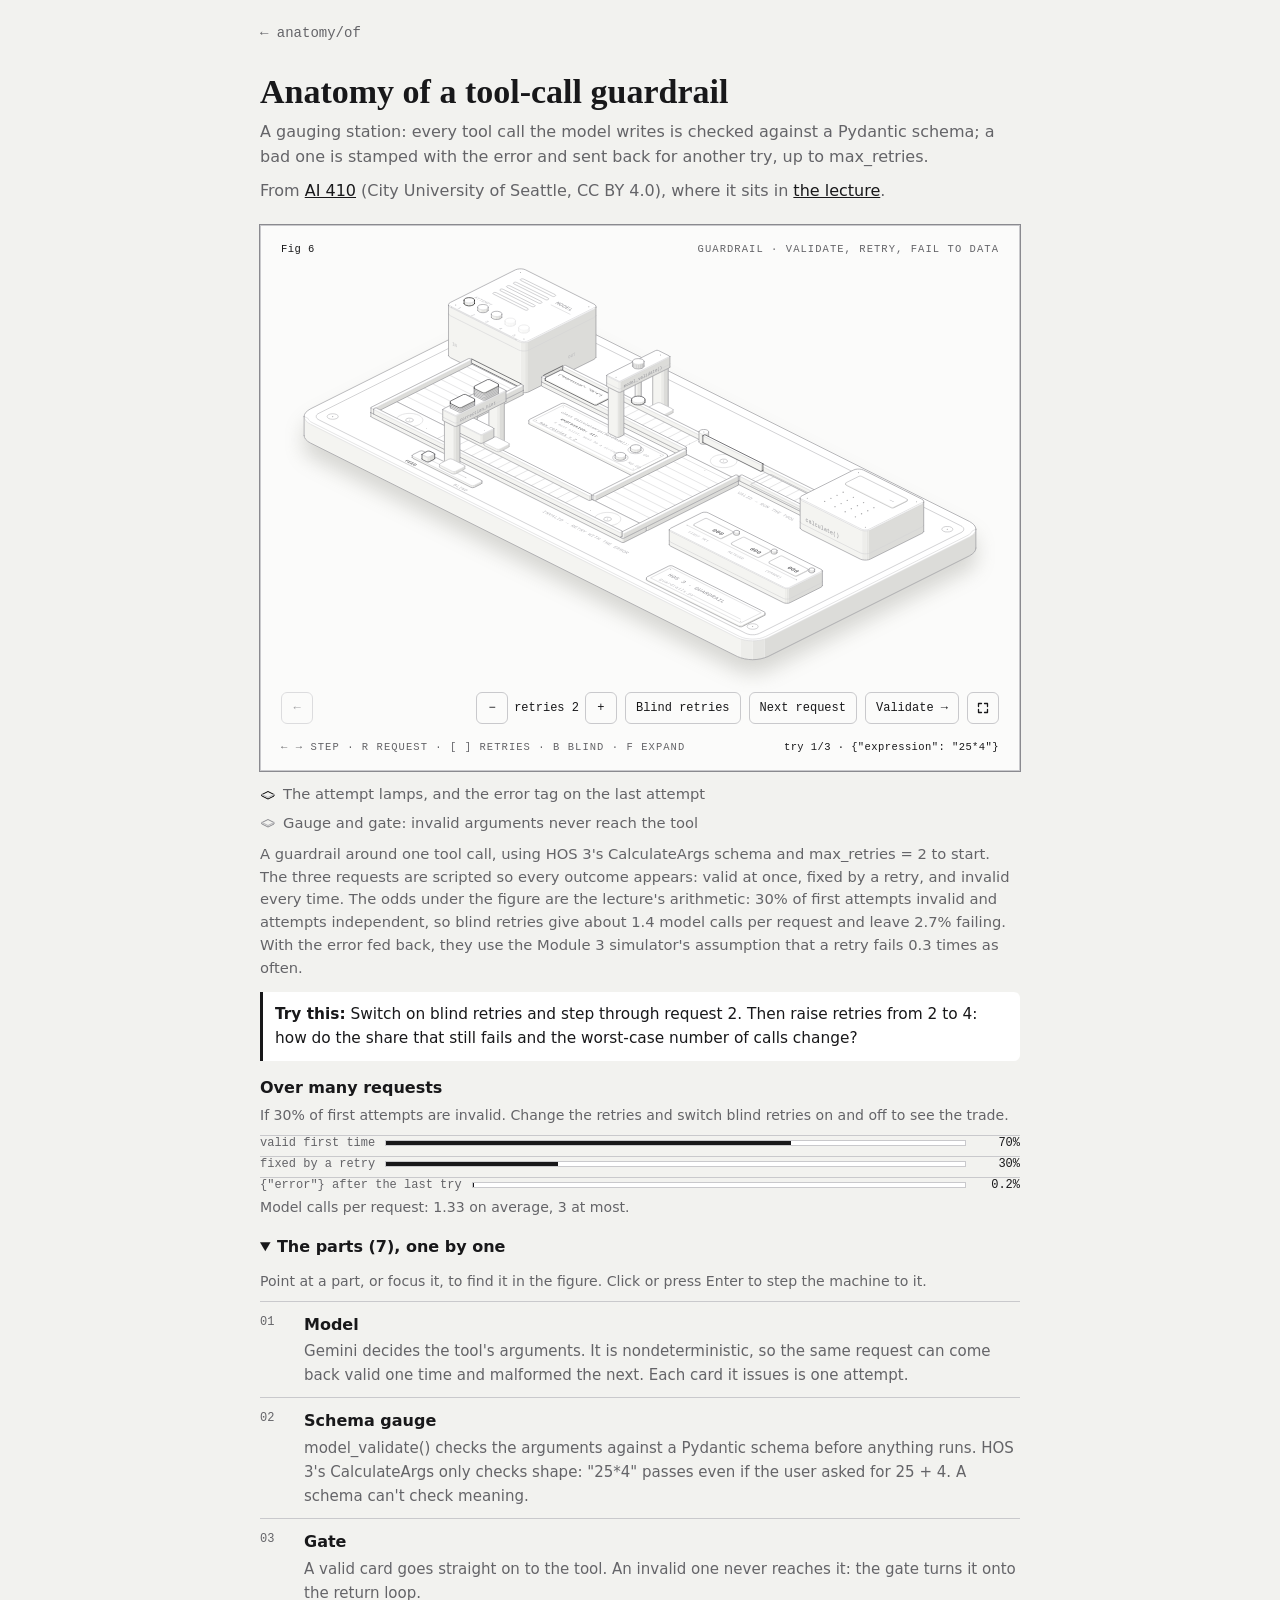
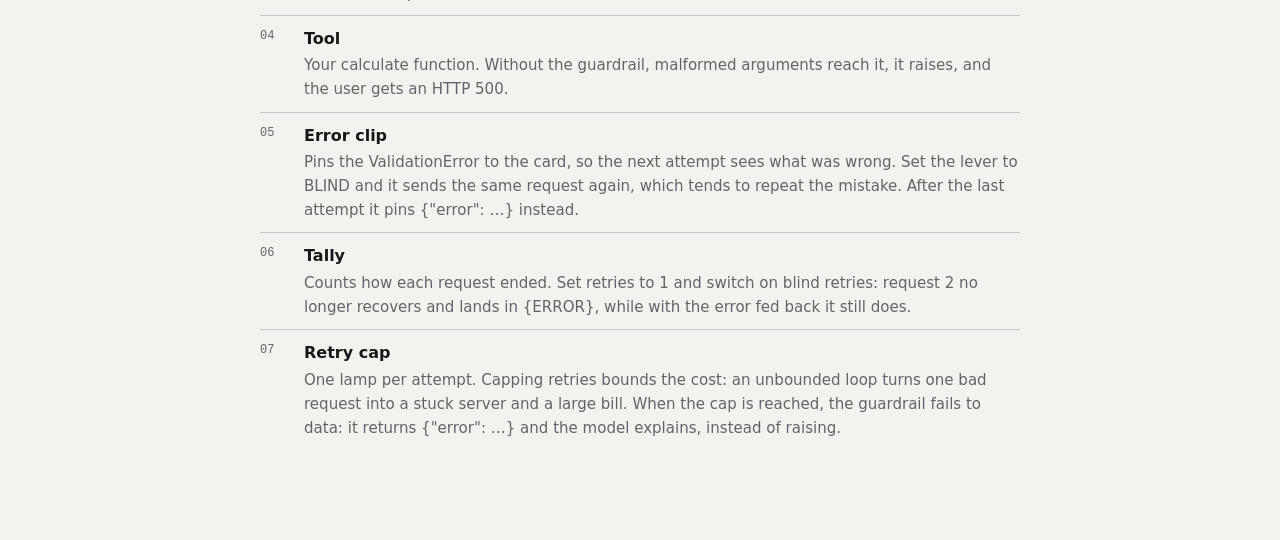
<file: guardrail/index.html>
<!doctype html><html lang="en" data-theme="light"><head><meta charset="utf-8"><meta name="viewport" content="width=device-width, initial-scale=1"><title>Anatomy of a tool-call guardrail</title><style>
.iso{
  --anatomy-page:#0b0b0b;--anatomy-card:#131313;--anatomy-text:#a3a3a3;--anatomy-strong:#e6e6e6;--anatomy-muted:#6e6e6e;
  --anatomy-paper:#131313;--anatomy-face:#1b1b1b;--anatomy-top:#1c1c1c;
  --anatomy-shade-0:#0f0f0f;--anatomy-shade-1:#121212;--anatomy-shade-2:#151515;--anatomy-shade-3:#181818;
  --anatomy-lit-top:#262626;--anatomy-lit-shade:#1d1d1d;
  --anatomy-hi:#d4d4d4;--anatomy-mid:#6a6a6a;--anatomy-lo:#3e3e3e;--anatomy-faint:#2a2a2a;--anatomy-lit:#ffffff;
  --anatomy-halo:#050505;--anatomy-halo-opacity:.9;--anatomy-dot:#e6e6e6;
  --anatomy-red:#ff6b6b;--anatomy-green:#6be0a0;--anatomy-blue:#6b9bff;
  --anatomy-weight:.6px;--anatomy-ease:cubic-bezier(.32,.72,0,1);
  --anatomy-mono:ui-monospace,"SF Mono",Menlo,Consolas,monospace;
  --anatomy-lift:inset 0 1px 0 0 #ffffff0a,inset 0 0 0 1px #ffffff06,0 0 0 1px #00000026,0 1px 1px -.5px #00000014,0 3px 3px -1.5px #00000014,0 6px 6px -3px #00000014,0 12px 12px -6px #00000014;
}
.iso[data-theme="light"]{
  --anatomy-page:#f2f2ef;--anatomy-card:#fbfbfa;--anatomy-text:#57575a;--anatomy-strong:#18181a;--anatomy-muted:#8c8c90;
  --anatomy-paper:#fbfbfa;--anatomy-face:#ffffff;--anatomy-top:#ffffff;
  --anatomy-shade-0:#dcdcd9;--anatomy-shade-1:#e5e5e2;--anatomy-shade-2:#ededea;--anatomy-shade-3:#f4f4f1;
  --anatomy-lit-top:#ffffff;--anatomy-lit-shade:#eeeeeb;
  --anatomy-hi:#26262a;--anatomy-mid:#8a8a8f;--anatomy-lo:#b4b4b8;--anatomy-faint:#d4d4d6;--anatomy-lit:#000000;
  --anatomy-halo:#8a8a80;--anatomy-halo-opacity:.32;--anatomy-dot:#3a3a3e;
  --anatomy-red:#e5484d;--anatomy-green:#30a46c;--anatomy-blue:#3e63dd;
  --anatomy-lift:inset 0 1px 0 0 #ffffff,0 0 0 1px #0000000f,0 1px 1px -.5px #0000000a,0 3px 3px -1.5px #0000000a,0 6px 6px -3px #0000000a,0 12px 12px -6px #0000000a;
}
.iso-svg{display:block;width:100%;height:auto;overflow:visible}
.iso-svg path,.iso-svg circle{vector-effect:non-scaling-stroke}
.iso-fill{fill:var(--anatomy-paper);stroke:none}
.iso-solid[data-lit]>.iso-fill{fill:var(--anatomy-face)}
.iso-shade,.iso-top{stroke:none}
.iso-shade[data-shade="0"]{fill:var(--anatomy-shade-0)}
.iso-shade[data-shade="1"]{fill:var(--anatomy-shade-1)}
.iso-shade[data-shade="2"]{fill:var(--anatomy-shade-2)}
.iso-shade[data-shade="3"]{fill:var(--anatomy-shade-3)}
.iso-top{fill:var(--anatomy-top)}
.iso-solid[data-lit]>.iso-top{fill:var(--anatomy-lit-top)}
.iso-solid[data-lit]>.iso-shade{fill:var(--anatomy-lit-shade)}
.iso-solid[data-seamless]>.iso-shade,.iso-solid[data-seamless]>.iso-top{stroke-width:.4;stroke-linejoin:round}
.iso-solid[data-seamless]>.iso-shade[data-shade="0"]{stroke:var(--anatomy-shade-0)}
.iso-solid[data-seamless]>.iso-shade[data-shade="1"]{stroke:var(--anatomy-shade-1)}
.iso-solid[data-seamless]>.iso-shade[data-shade="2"]{stroke:var(--anatomy-shade-2)}
.iso-solid[data-seamless]>.iso-shade[data-shade="3"]{stroke:var(--anatomy-shade-3)}
.iso-solid[data-seamless]>.iso-top{stroke:var(--anatomy-top)}
.iso-solid[data-seamless][data-lit]>.iso-top{stroke:var(--anatomy-lit-top)}
.iso-solid[data-seamless][data-lit]>.iso-shade{stroke:var(--anatomy-lit-shade)}
.iso-solid[data-lit]>.iso-edge{stroke:var(--anatomy-lit)}
.iso-halo{fill:var(--anatomy-halo);stroke:none;filter:blur(9px);opacity:var(--anatomy-halo-opacity);transform:translateY(3px)}
.iso-line{fill:none;stroke:var(--anatomy-lo);stroke-width:var(--anatomy-weight);stroke-linecap:round;stroke-linejoin:round}
.iso-line[data-tone="hi"]{stroke:var(--anatomy-hi)}
.iso-line[data-tone="mid"]{stroke:var(--anatomy-mid)}
.iso-line[data-tone="lo"]{stroke:var(--anatomy-lo)}
.iso-line[data-tone="faint"]{stroke:var(--anatomy-faint)}
.iso-line[data-tone="lit"]{stroke:var(--anatomy-lit)}
.iso-line[data-tone="red"]{stroke:var(--anatomy-red)}
.iso-line[data-tone="green"]{stroke:var(--anatomy-green)}
.iso-line[data-tone="blue"]{stroke:var(--anatomy-blue)}
.iso-line[data-dotted]{stroke-dasharray:.01 3.5;stroke-width:1}
.iso-line[data-dashed]{stroke-dasharray:3 3}
.iso-line[data-flow]{stroke-dasharray:2 6}
.iso-wire-end{fill:var(--anatomy-paper);stroke:var(--anatomy-lo);stroke-width:var(--anatomy-weight)}
.iso-wire[data-tone="hi"] .iso-wire-end{stroke:var(--anatomy-hi)}
.iso-wire[data-tone="mid"] .iso-wire-end{stroke:var(--anatomy-mid)}
.iso-wire[data-tone="faint"] .iso-wire-end{stroke:var(--anatomy-faint)}
.iso-wire[data-tone="lit"] .iso-wire-end{stroke:var(--anatomy-lit)}
.iso-dots circle{fill:var(--anatomy-dot);stroke:none;opacity:.32}
.iso-dots[data-tone="hi"] circle{opacity:.85}
.iso-dots[data-tone="mid"] circle{opacity:.45}
.iso-dots[data-tone="lo"] circle{opacity:.22}
.iso-dots[data-tone="faint"] circle{opacity:.12}
.iso-face-text{fill:var(--anatomy-mid);font-family:var(--anatomy-mono);letter-spacing:.04em}
.iso-face-text[data-tone="hi"]{fill:var(--anatomy-hi)}
.iso-face-text[data-tone="lo"]{fill:var(--anatomy-lo)}
.iso-face-text[data-tone="faint"]{fill:var(--anatomy-faint)}
.tb-body{fill:var(--anatomy-shade-2);stroke:none}
.tb-shine{fill:var(--anatomy-top);stroke:none}
.tb-shade{fill:var(--anatomy-shade-0);stroke:none}
.tb-ring{fill:none;stroke:var(--anatomy-lo);stroke-width:.45;stroke-linecap:butt;stroke-linejoin:round}
.tb-ring[data-tone="mid"]{stroke:var(--anatomy-mid)}
.tb-ring[data-tone="faint"]{stroke:var(--anatomy-faint)}
.tb-ring[data-tone="hi"]{stroke:var(--anatomy-hi)}
@keyframes iso-flow{to{stroke-dashoffset:-32}}
@keyframes iso-pulse{0%,100%{opacity:.18}12%{opacity:1}40%{opacity:.18}}
.iso-line[data-flow]{animation:iso-flow 1600ms linear infinite}
.iso-dots circle[data-pulse]{animation:iso-pulse 1600ms steps(1,end) infinite;animation-delay:var(--pulse-at,0ms)}
.iso-figure{margin:32px 0 36px}
.iso-plate{position:relative;padding:52px 24px;border-radius:0;background:var(--anatomy-card);box-shadow:0 0 0 1px var(--anatomy-mid);--anatomy-paper:var(--anatomy-card)}
.iso-plate-corners{position:absolute;inset:18px 20px;pointer-events:none}
.iso-plate-corner{position:absolute;color:var(--anatomy-muted);font-family:var(--anatomy-mono);font-size:10.5px;line-height:1;letter-spacing:.04em;white-space:nowrap}
.iso-plate-corner[data-corner="fig"]{top:0;left:0;color:var(--anatomy-text)}
.iso-plate-corner[data-corner="title"]{top:0;right:0;text-transform:uppercase;letter-spacing:.1em}
.iso-plate-corner[data-corner="hint"]{bottom:0;left:0;text-transform:uppercase;letter-spacing:.1em}
.iso-plate-corner[data-corner="readout"]{right:0;bottom:0;color:var(--anatomy-text);font-variant-numeric:tabular-nums}
.iso-plate .iso-svg{margin:0 auto}
.iso-legend{display:grid;gap:8px;margin-top:12px;color:var(--anatomy-muted);font-size:13px;line-height:1.55}
.iso-keys{display:flex;flex-wrap:wrap;gap:6px 18px}
.iso-key{display:inline-flex;align-items:center;gap:7px}
.iso-swatch{width:16px;height:10px;flex:none;overflow:visible}
.iso-swatch path{fill:none;stroke:var(--anatomy-hi);stroke-width:1;vector-effect:non-scaling-stroke;stroke-linejoin:round;stroke-linecap:round}
.iso-swatch[data-mark="raised"] path,.iso-swatch[data-mark="flat"] path{stroke:var(--anatomy-mid)}
.iso-swatch[data-mark="lit"] path{stroke:var(--anatomy-lit)}
.iso-swatch[data-mark="dim"] path{stroke:var(--anatomy-lo)}
.iso-swatch[data-mark="dotted"] path{stroke-dasharray:.01 3;stroke-width:1.4}
.iso-swatch[data-mark="dashed"] path{stroke-dasharray:3 2.5}
.iso-swatch[data-mark="red"] path{stroke:var(--anatomy-red)}
.iso-swatch[data-mark="green"] path{stroke:var(--anatomy-green)}
.iso-swatch[data-mark="blue"] path{stroke:var(--anatomy-blue)}
.iso-swatch-crease{stroke:var(--anatomy-lo)!important}
@media (max-width:560px){.iso-plate{padding:48px 12px 70px}.iso-plate-corner[data-corner="hint"]{bottom:18px}}
@media (prefers-reduced-motion:reduce){.iso-line[data-flow],.iso-dots circle[data-pulse]{animation:none}}
</style></head><body class="iso" data-theme="light"><main class="pc-page iso" data-theme="light"><style>
*{box-sizing:border-box}
html{color-scheme:light}html[data-theme="dark"]{color-scheme:dark}
body{margin:0;background:var(--anatomy-page);color:var(--text);font:16px/1.6 system-ui,-apple-system,"Segoe UI",sans-serif;-webkit-font-smoothing:antialiased}
/* the embed reads these; the kit's own muted grey is under 4.5:1, so text greys are set here for AA */
.iso{--surface:var(--anatomy-card);--surface2:var(--anatomy-face);--text:#18181a;--muted:#646468;--border:#c9c9cc;--link:#18181a;--radius-sm:0}
.iso[data-theme="dark"]{--text:#e6e6e6;--muted:#8c8c90;--border:#3a3a3e;--link:#e6e6e6}
.pc-page{width:min(760px,100% - 32px);margin:0 auto;padding:24px 0 64px}
.pc-nav{font:14px/1.4 ui-monospace,Menlo,monospace}
.pc-nav a{color:var(--muted);text-decoration:none}.pc-nav a:hover{color:var(--text)}
.pc-head h1{font:600 34px/1.15 Georgia,serif;margin:28px 0 8px;color:var(--text)}
.pc-head p{margin:0 0 8px;color:var(--muted)}
.pc-head a{color:var(--text)}
</style>
<nav class="pc-nav"><a href="../">← anatomy/of</a></nav>
<header class="pc-head"><h1>Anatomy of a tool-call guardrail</h1><p>A gauging station: every tool call the model writes is checked against a Pydantic schema; a bad one is stamped with the error and sent back for another try, up to max_retries.</p><p>From <a href="https://github.com/cityuseattle/ai410">AI 410</a> (City University of Seattle, CC BY 4.0), where it sits in <a href="https://github.com/cityuseattle/ai410/blob/main/module-3/index.html">the lecture</a>.</p></header>
<div class="iso anatomy-embed" id="fig-guardrail" data-anatomy="guardrail" data-theme="light">
<style>
.iso{
  --anatomy-page:#0b0b0b;--anatomy-card:#131313;--anatomy-text:#a3a3a3;--anatomy-strong:#e6e6e6;--anatomy-muted:#6e6e6e;
  --anatomy-paper:#131313;--anatomy-face:#1b1b1b;--anatomy-top:#1c1c1c;
  --anatomy-shade-0:#0f0f0f;--anatomy-shade-1:#121212;--anatomy-shade-2:#151515;--anatomy-shade-3:#181818;
  --anatomy-lit-top:#262626;--anatomy-lit-shade:#1d1d1d;
  --anatomy-hi:#d4d4d4;--anatomy-mid:#6a6a6a;--anatomy-lo:#3e3e3e;--anatomy-faint:#2a2a2a;--anatomy-lit:#ffffff;
  --anatomy-halo:#050505;--anatomy-halo-opacity:.9;--anatomy-dot:#e6e6e6;
  --anatomy-red:#ff6b6b;--anatomy-green:#6be0a0;--anatomy-blue:#6b9bff;
  --anatomy-weight:.6px;--anatomy-ease:cubic-bezier(.32,.72,0,1);
  --anatomy-mono:ui-monospace,"SF Mono",Menlo,Consolas,monospace;
  --anatomy-lift:inset 0 1px 0 0 #ffffff0a,inset 0 0 0 1px #ffffff06,0 0 0 1px #00000026,0 1px 1px -.5px #00000014,0 3px 3px -1.5px #00000014,0 6px 6px -3px #00000014,0 12px 12px -6px #00000014;
}
.iso[data-theme="light"]{
  --anatomy-page:#f2f2ef;--anatomy-card:#fbfbfa;--anatomy-text:#57575a;--anatomy-strong:#18181a;--anatomy-muted:#8c8c90;
  --anatomy-paper:#fbfbfa;--anatomy-face:#ffffff;--anatomy-top:#ffffff;
  --anatomy-shade-0:#dcdcd9;--anatomy-shade-1:#e5e5e2;--anatomy-shade-2:#ededea;--anatomy-shade-3:#f4f4f1;
  --anatomy-lit-top:#ffffff;--anatomy-lit-shade:#eeeeeb;
  --anatomy-hi:#26262a;--anatomy-mid:#8a8a8f;--anatomy-lo:#b4b4b8;--anatomy-faint:#d4d4d6;--anatomy-lit:#000000;
  --anatomy-halo:#8a8a80;--anatomy-halo-opacity:.32;--anatomy-dot:#3a3a3e;
  --anatomy-red:#e5484d;--anatomy-green:#30a46c;--anatomy-blue:#3e63dd;
  --anatomy-lift:inset 0 1px 0 0 #ffffff,0 0 0 1px #0000000f,0 1px 1px -.5px #0000000a,0 3px 3px -1.5px #0000000a,0 6px 6px -3px #0000000a,0 12px 12px -6px #0000000a;
}
.iso-svg{display:block;width:100%;height:auto;overflow:visible}
.iso-svg path,.iso-svg circle{vector-effect:non-scaling-stroke}
.iso-fill{fill:var(--anatomy-paper);stroke:none}
.iso-solid[data-lit]>.iso-fill{fill:var(--anatomy-face)}
.iso-shade,.iso-top{stroke:none}
.iso-shade[data-shade="0"]{fill:var(--anatomy-shade-0)}
.iso-shade[data-shade="1"]{fill:var(--anatomy-shade-1)}
.iso-shade[data-shade="2"]{fill:var(--anatomy-shade-2)}
.iso-shade[data-shade="3"]{fill:var(--anatomy-shade-3)}
.iso-top{fill:var(--anatomy-top)}
.iso-solid[data-lit]>.iso-top{fill:var(--anatomy-lit-top)}
.iso-solid[data-lit]>.iso-shade{fill:var(--anatomy-lit-shade)}
.iso-solid[data-seamless]>.iso-shade,.iso-solid[data-seamless]>.iso-top{stroke-width:.4;stroke-linejoin:round}
.iso-solid[data-seamless]>.iso-shade[data-shade="0"]{stroke:var(--anatomy-shade-0)}
.iso-solid[data-seamless]>.iso-shade[data-shade="1"]{stroke:var(--anatomy-shade-1)}
.iso-solid[data-seamless]>.iso-shade[data-shade="2"]{stroke:var(--anatomy-shade-2)}
.iso-solid[data-seamless]>.iso-shade[data-shade="3"]{stroke:var(--anatomy-shade-3)}
.iso-solid[data-seamless]>.iso-top{stroke:var(--anatomy-top)}
.iso-solid[data-seamless][data-lit]>.iso-top{stroke:var(--anatomy-lit-top)}
.iso-solid[data-seamless][data-lit]>.iso-shade{stroke:var(--anatomy-lit-shade)}
.iso-solid[data-lit]>.iso-edge{stroke:var(--anatomy-lit)}
.iso-halo{fill:var(--anatomy-halo);stroke:none;filter:blur(9px);opacity:var(--anatomy-halo-opacity);transform:translateY(3px)}
.iso-line{fill:none;stroke:var(--anatomy-lo);stroke-width:var(--anatomy-weight);stroke-linecap:round;stroke-linejoin:round}
.iso-line[data-tone="hi"]{stroke:var(--anatomy-hi)}
.iso-line[data-tone="mid"]{stroke:var(--anatomy-mid)}
.iso-line[data-tone="lo"]{stroke:var(--anatomy-lo)}
.iso-line[data-tone="faint"]{stroke:var(--anatomy-faint)}
.iso-line[data-tone="lit"]{stroke:var(--anatomy-lit)}
.iso-line[data-tone="red"]{stroke:var(--anatomy-red)}
.iso-line[data-tone="green"]{stroke:var(--anatomy-green)}
.iso-line[data-tone="blue"]{stroke:var(--anatomy-blue)}
.iso-line[data-dotted]{stroke-dasharray:.01 3.5;stroke-width:1}
.iso-line[data-dashed]{stroke-dasharray:3 3}
.iso-line[data-flow]{stroke-dasharray:2 6}
.iso-wire-end{fill:var(--anatomy-paper);stroke:var(--anatomy-lo);stroke-width:var(--anatomy-weight)}
.iso-wire[data-tone="hi"] .iso-wire-end{stroke:var(--anatomy-hi)}
.iso-wire[data-tone="mid"] .iso-wire-end{stroke:var(--anatomy-mid)}
.iso-wire[data-tone="faint"] .iso-wire-end{stroke:var(--anatomy-faint)}
.iso-wire[data-tone="lit"] .iso-wire-end{stroke:var(--anatomy-lit)}
.iso-dots circle{fill:var(--anatomy-dot);stroke:none;opacity:.32}
.iso-dots[data-tone="hi"] circle{opacity:.85}
.iso-dots[data-tone="mid"] circle{opacity:.45}
.iso-dots[data-tone="lo"] circle{opacity:.22}
.iso-dots[data-tone="faint"] circle{opacity:.12}
.iso-face-text{fill:var(--anatomy-mid);font-family:var(--anatomy-mono);letter-spacing:.04em}
.iso-face-text[data-tone="hi"]{fill:var(--anatomy-hi)}
.iso-face-text[data-tone="lo"]{fill:var(--anatomy-lo)}
.iso-face-text[data-tone="faint"]{fill:var(--anatomy-faint)}
.tb-body{fill:var(--anatomy-shade-2);stroke:none}
.tb-shine{fill:var(--anatomy-top);stroke:none}
.tb-shade{fill:var(--anatomy-shade-0);stroke:none}
.tb-ring{fill:none;stroke:var(--anatomy-lo);stroke-width:.45;stroke-linecap:butt;stroke-linejoin:round}
.tb-ring[data-tone="mid"]{stroke:var(--anatomy-mid)}
.tb-ring[data-tone="faint"]{stroke:var(--anatomy-faint)}
.tb-ring[data-tone="hi"]{stroke:var(--anatomy-hi)}
@keyframes iso-flow{to{stroke-dashoffset:-32}}
@keyframes iso-pulse{0%,100%{opacity:.18}12%{opacity:1}40%{opacity:.18}}
.iso-line[data-flow]{animation:iso-flow 1600ms linear infinite}
.iso-dots circle[data-pulse]{animation:iso-pulse 1600ms steps(1,end) infinite;animation-delay:var(--pulse-at,0ms)}
.iso-figure{margin:32px 0 36px}
.iso-plate{position:relative;padding:52px 24px;border-radius:0;background:var(--anatomy-card);box-shadow:0 0 0 1px var(--anatomy-mid);--anatomy-paper:var(--anatomy-card)}
.iso-plate-corners{position:absolute;inset:18px 20px;pointer-events:none}
.iso-plate-corner{position:absolute;color:var(--anatomy-muted);font-family:var(--anatomy-mono);font-size:10.5px;line-height:1;letter-spacing:.04em;white-space:nowrap}
.iso-plate-corner[data-corner="fig"]{top:0;left:0;color:var(--anatomy-text)}
.iso-plate-corner[data-corner="title"]{top:0;right:0;text-transform:uppercase;letter-spacing:.1em}
.iso-plate-corner[data-corner="hint"]{bottom:0;left:0;text-transform:uppercase;letter-spacing:.1em}
.iso-plate-corner[data-corner="readout"]{right:0;bottom:0;color:var(--anatomy-text);font-variant-numeric:tabular-nums}
.iso-plate .iso-svg{margin:0 auto}
.iso-legend{display:grid;gap:8px;margin-top:12px;color:var(--anatomy-muted);font-size:13px;line-height:1.55}
.iso-keys{display:flex;flex-wrap:wrap;gap:6px 18px}
.iso-key{display:inline-flex;align-items:center;gap:7px}
.iso-swatch{width:16px;height:10px;flex:none;overflow:visible}
.iso-swatch path{fill:none;stroke:var(--anatomy-hi);stroke-width:1;vector-effect:non-scaling-stroke;stroke-linejoin:round;stroke-linecap:round}
.iso-swatch[data-mark="raised"] path,.iso-swatch[data-mark="flat"] path{stroke:var(--anatomy-mid)}
.iso-swatch[data-mark="lit"] path{stroke:var(--anatomy-lit)}
.iso-swatch[data-mark="dim"] path{stroke:var(--anatomy-lo)}
.iso-swatch[data-mark="dotted"] path{stroke-dasharray:.01 3;stroke-width:1.4}
.iso-swatch[data-mark="dashed"] path{stroke-dasharray:3 2.5}
.iso-swatch[data-mark="red"] path{stroke:var(--anatomy-red)}
.iso-swatch[data-mark="green"] path{stroke:var(--anatomy-green)}
.iso-swatch[data-mark="blue"] path{stroke:var(--anatomy-blue)}
.iso-swatch-crease{stroke:var(--anatomy-lo)!important}
@media (max-width:560px){.iso-plate{padding:48px 12px 70px}.iso-plate-corner[data-corner="hint"]{bottom:18px}}
@media (prefers-reduced-motion:reduce){.iso-line[data-flow],.iso-dots circle[data-pulse]{animation:none}}

.anatomy-embed{--anatomy-page:var(--surface,#fff);--anatomy-muted:var(--muted,#53695d);--anatomy-text:var(--text,#10231a);margin:22px 0 26px;color:var(--text);font:inherit}
.anatomy-embed .iso-figure{margin:0}
.anatomy-embed{scroll-margin-top:16px}
.anatomy-embed .pc-try{margin:12px 0 0;padding:10px 12px;border-left:3px solid var(--text);background:var(--surface2);border-radius:0 6px 6px 0;color:var(--text);font-size:.96rem}
.anatomy-embed .iso-plate{background:var(--anatomy-card);border:1px solid var(--border,#d3e2d8);border-radius:var(--radius-sm,8px);padding:16px 16px 40px}
.anatomy-embed .iso-plate-corner{color:var(--muted)}
.anatomy-embed .iso-plate-corner[data-corner="fig"],.anatomy-embed .iso-plate-corner[data-corner="readout"]{color:var(--text)}
.anatomy-embed .iso-legend{color:var(--muted);font-size:.92rem}
.anatomy-embed .iso-stage{border-radius:4px}
.anatomy-embed .iso-stage:focus-visible{outline:2px solid var(--link);outline-offset:3px}
.anatomy-embed .iso-stage [data-part]{cursor:pointer}
.anatomy-embed .iso-stage[data-focus] [data-part]:not([data-on]) *{stroke:var(--anatomy-faint)!important}
.anatomy-embed .iso-stage[data-focus] [data-part]:not([data-on]) .iso-fill{fill:var(--anatomy-paper)!important}
.anatomy-embed .iso-stage[data-focus] [data-part]:not([data-on]) .iso-top{fill:var(--anatomy-top)!important}
.anatomy-embed .iso-stage[data-focus] [data-part]:not([data-on]) .iso-shade{fill:var(--anatomy-shade-3)!important}
.anatomy-embed .iso-stage[data-focus] [data-part]:not([data-on]) text{fill:var(--anatomy-faint)!important}
.anatomy-embed .iso-stage[data-focus] [data-part]:not([data-on]) .iso-dots circle{opacity:.1!important}
.anatomy-embed .pc-controls{position:relative;display:flex;flex-wrap:wrap;align-items:center;gap:8px;margin-top:-4px;padding:0 4px 6px;font:12px/1 var(--anatomy-mono);z-index:1}
.anatomy-embed .pc-btn{font:inherit;color:var(--text);background:var(--surface);border:1px solid var(--border);border-radius:6px;padding:8px 10px;cursor:pointer;min-height:32px;min-width:32px}
.anatomy-embed .pc-btn:hover{border-color:var(--text)}
.anatomy-embed .pc-btn:focus-visible{outline:2px solid var(--link);outline-offset:2px}
.anatomy-embed .pc-btn:disabled{color:var(--muted);opacity:.6;cursor:default}
.anatomy-embed .pc-btn[aria-pressed="true"]{border-color:var(--text);background:var(--surface2)}
.anatomy-embed .pc-group{display:inline-flex;align-items:center;gap:6px;color:var(--text);font-variant-numeric:tabular-nums}
.anatomy-embed .pc-group [data-value]{min-width:44px;text-align:center}
.anatomy-embed .pc-right{margin-left:auto}
.anatomy-embed .pc-dots{display:flex;gap:5px}
.anatomy-embed .pc-dots i{width:7px;height:7px;border:1px solid var(--muted);border-radius:50%}
.anatomy-embed .pc-dots i[data-on]{background:var(--text);border-color:var(--text)}
.anatomy-embed .pc-live{position:absolute;width:1px;height:1px;overflow:hidden;clip:rect(0 0 0 0);white-space:nowrap}
.anatomy-embed .pc-expand{display:inline-flex;align-items:center;justify-content:center;padding:0}
.anatomy-embed .pc-expand svg{width:12px;height:12px;fill:none;stroke:currentColor;stroke-width:1.3;stroke-linecap:round;stroke-linejoin:round}
.anatomy-embed .iso-figure[data-expanded]{position:fixed;inset:0;z-index:1000;margin:0;padding:16px;background:var(--surface);display:flex;flex-direction:column;justify-content:center;overflow:auto}
.anatomy-embed .iso-figure[data-expanded] .iso-plate{width:100%;max-width:1500px;margin:0 auto}
.anatomy-embed .iso-figure[data-expanded] .iso-svg{max-height:calc(100dvh - 200px)}
.anatomy-embed .iso-figure[data-expanded] .iso-legend{display:none}
.anatomy-embed .pc-parts{margin-top:14px}
.anatomy-embed .pc-parts summary{cursor:pointer;font-weight:600;color:var(--text);padding:6px 0}
.anatomy-embed .pc-parts summary:focus-visible{outline:2px solid var(--link);outline-offset:2px}
.anatomy-embed .pc-parts .tip{font-size:.88rem;color:var(--muted);margin:4px 0 8px}
.anatomy-embed .pc-parts ol{list-style:none;margin:0;padding:0}
.anatomy-embed .pc-parts ol > li{border-top:1px solid var(--border)}
.anatomy-embed .pc-part{display:grid;grid-template-columns:34px 1fr;gap:2px 10px;padding:10px 8px;margin:0 -8px;border-radius:6px;cursor:pointer}
.anatomy-embed .pc-part:hover,.anatomy-embed .pc-part[data-on]{background:var(--surface2)}
.anatomy-embed .pc-part:focus-visible{outline:2px solid var(--link);outline-offset:-2px}
.anatomy-embed .pc-parts .num{grid-row:span 2;font:12px var(--anatomy-mono);color:var(--muted);padding-top:3px}
.anatomy-embed .pc-parts h4{margin:0;font-size:1rem;color:var(--text)}
.anatomy-embed .pc-part p{margin:0;color:var(--muted);font-size:.94rem}
.anatomy-embed .pc-bars{list-style:none;margin:6px 0 0;padding:0;display:grid;gap:6px;font:12px var(--anatomy-mono);color:var(--muted)}
.anatomy-embed .pc-bars li{display:grid;grid-template-columns:minmax(48px,auto) 1fr 44px;align-items:center;gap:10px;padding:0;margin:0;border:0;cursor:default}
.anatomy-embed .pc-bars li:hover{background:none}
.anatomy-embed .pc-bars i{display:block;height:6px;background:var(--surface2);border:1px solid var(--border);position:relative}
.anatomy-embed .pc-bars i::after{content:"";position:absolute;inset:0 auto 0 0;width:calc(var(--p) * 100%);background:var(--text);transition:width .4s var(--anatomy-ease)}
.anatomy-embed .pc-bars li[data-on] span,.anatomy-embed .pc-bars li[data-on] b{color:var(--text);font-weight:700}
.anatomy-embed .pc-bars b{font-weight:400;text-align:right;color:var(--text);font-variant-numeric:tabular-nums}
@media (max-width:600px){.anatomy-embed .pc-controls{margin-top:6px;padding:0 0 4px}.anatomy-embed .pc-right{margin-left:0}.anatomy-embed .iso-plate{padding:30px 10px 34px}.anatomy-embed .iso-plate-corner[data-corner="hint"],.anatomy-embed .iso-plate-corner[data-corner="title"]{display:none}}
@media (prefers-reduced-motion:reduce){.anatomy-embed .pc-bars i::after{transition:none}}
</style>
<figure class="iso-figure"><div class="iso-plate"><div class="iso-plate-corners" aria-hidden="true"><span class="iso-plate-corner" data-corner="fig">Fig 6</span><span class="iso-plate-corner" data-corner="title">Guardrail · validate, retry, fail to data</span><span class="iso-plate-corner" data-corner="hint">← → step · R request · [ ] retries · B blind · F expand</span><span class="iso-plate-corner" data-corner="readout" data-readout>try 1/3 · {&quot;expression&quot;: &quot;25*4&quot;}</span></div><div class="iso-stage" tabindex="0" role="slider" aria-label="Guardrail. Arrow keys step one request through validation and retries; R starts the next request; [ and ] change max_retries; B switches between feeding the error back and blind retries; hover or tap a part to read about it." aria-valuemin="0" aria-valuemax="2" aria-valuenow="0" aria-valuetext="try 1/3 · {"expression": "25*4"}"><svg xmlns="http://www.w3.org/2000/svg" class="iso-svg" viewBox="0 0 640 400" role="img" aria-label="A go/no-go inspection bench for a tool call. A model box at the back left issues a card printed with the tool's arguments. The card rides a lane under a schema gauge marked CalculateArgs: expression must exist and be a string. A valid card goes on to a calculator, which runs. An invalid card is turned by a gate onto a return loop, passes an error clip that pins the validation error to it, and goes back into the model for another attempt. Lamps on the model count attempts, up to max_retries plus one. After the last failed attempt, the clip pins an error tag instead and the card returns as data, so the request stays alive."><path class="iso-halo" d="M23.9 163.1L24.3 161.2L25.4 159.4L27.2 157.8L29.5 156.3L207.1 67.5L210 66.3L213.3 65.4L216.9 64.9L220.7 64.7L224.4 64.9L228 65.4L231.3 66.3L234.2 67.5L610.5 255.6L612.8 257.1L614.6 258.7L615.7 260.5L616.1 262.4L616.1 279L615.7 280.9L614.6 282.7L612.8 284.3L610.5 285.8L432.9 374.6L430 375.8L426.7 376.6L423.1 377.2L419.3 377.4L415.6 377.2L412 376.6L408.7 375.8L405.8 374.6L29.5 186.4L27.2 185L25.4 183.3L24.3 181.5L23.9 179.7Z"/><g class="iso-solid"><path class="iso-fill" d="M203.8 106.5L204.6 104.7L206.3 103L208.6 101.5L211.6 100.3L215 99.5L218.8 99L222.6 99L226.3 99.5L229.7 100.3L232.7 101.5L235.1 103L236.7 104.7L237.6 106.5L237.6 111.4L236.7 113.3L235.1 115L232.7 116.5L229.7 117.7L226.3 118.5L222.6 118.9L218.8 118.9L215 118.5L211.6 117.7L208.6 116.5L206.3 115L204.6 113.3L203.8 111.4Z"/><path class="iso-shade" data-shade="0" d="M232.7 116.5L229.7 117.7L229.7 114.7L232.7 113.5ZM237.6 111.4L236.7 113.3L236.7 110.3L237.6 108.5ZM236.7 113.3L235.1 115L235.1 112L236.7 110.3ZM235.1 115L232.7 116.5L232.7 113.5L235.1 112Z"/><path class="iso-shade" data-shade="1" d="M229.7 117.7L226.3 118.5L226.3 115.5L229.7 114.7ZM226.3 118.5L222.6 118.9L222.6 116L226.3 115.5Z"/><path class="iso-shade" data-shade="2" d="M222.6 118.9L218.8 118.9L218.8 116L222.6 116ZM218.8 118.9L215 118.5L215 115.5L218.8 116ZM215 118.5L211.6 117.7L211.6 114.7L215 115.5Z"/><path class="iso-shade" data-shade="3" d="M211.6 117.7L208.6 116.5L208.6 113.5L211.6 114.7ZM208.6 116.5L206.3 115L206.3 112L208.6 113.5ZM206.3 115L204.6 113.3L204.6 110.3L206.3 112ZM204.6 113.3L203.8 111.4L203.8 108.5L204.6 110.3Z"/><path class="iso-top" d="M232.7 113.5L229.7 114.7L226.3 115.5L222.6 116L218.8 116L215 115.5L211.6 114.7L208.6 113.5L206.3 112L204.6 110.3L203.8 108.5L203.8 106.5L204.6 104.7L206.3 103L208.6 101.5L211.6 100.3L215 99.5L218.8 99L222.6 99L226.3 99.5L229.7 100.3L232.7 101.5L235.1 103L236.7 104.7L237.6 106.5L237.6 108.5L236.7 110.3L235.1 112Z"/><path class="iso-line iso-crease" data-tone="faint" d="M237.6 108.5L236.7 110.3L235.1 112L232.7 113.5L229.7 114.7L226.3 115.5L222.6 116L218.8 116L215 115.5L211.6 114.7L208.6 113.5L206.3 112L204.6 110.3L203.8 108.5"/><path class="iso-line iso-edge" data-tone="lo" d="M203.8 108.5L203.8 106.5L204.6 104.7L206.3 103L208.6 101.5L211.6 100.3L215 99.5L218.8 99L222.6 99L226.3 99.5L229.7 100.3L232.7 101.5L235.1 103L236.7 104.7L237.6 106.5L237.6 108.5M237.6 111.4L236.7 113.3L235.1 115L232.7 116.5L229.7 117.7L226.3 118.5L222.6 118.9L218.8 118.9L215 118.5L211.6 117.7L208.6 116.5L206.3 115L204.6 113.3L203.8 111.4M203.8 108.5L203.8 111.4M237.6 108.5L237.6 111.4"/></g><g class="iso-solid"><path class="iso-fill" d="M208 100.5L208.6 99.1L209.9 97.8L211.6 96.7L213.9 95.8L216.5 95.2L219.2 94.9L222.1 94.9L224.9 95.2L227.5 95.8L229.7 96.7L231.5 97.8L232.7 99.1L233.4 100.5L233.4 108.2L232.7 109.6L231.5 110.9L229.7 112L227.5 112.9L224.9 113.5L222.1 113.8L219.2 113.8L216.5 113.5L213.9 112.9L211.6 112L209.9 110.9L208.6 109.6L208 108.2Z"/><path class="iso-shade" data-shade="0" d="M229.7 112L227.5 112.9L227.5 106.6L229.7 105.7ZM233.4 108.2L232.7 109.6L232.7 103.3L233.4 101.9ZM232.7 109.6L231.5 110.9L231.5 104.6L232.7 103.3ZM231.5 110.9L229.7 112L229.7 105.7L231.5 104.6Z"/><path class="iso-shade" data-shade="1" d="M227.5 112.9L224.9 113.5L224.9 107.3L227.5 106.6ZM224.9 113.5L222.1 113.8L222.1 107.6L224.9 107.3Z"/><path class="iso-shade" data-shade="2" d="M222.1 113.8L219.2 113.8L219.2 107.6L222.1 107.6ZM219.2 113.8L216.5 113.5L216.5 107.3L219.2 107.6ZM216.5 113.5L213.9 112.9L213.9 106.6L216.5 107.3Z"/><path class="iso-shade" data-shade="3" d="M213.9 112.9L211.6 112L211.6 105.7L213.9 106.6ZM211.6 112L209.9 110.9L209.9 104.6L211.6 105.7ZM209.9 110.9L208.6 109.6L208.6 103.3L209.9 104.6ZM208.6 109.6L208 108.2L208 101.9L208.6 103.3Z"/><path class="iso-top" d="M229.7 105.7L227.5 106.6L224.9 107.3L222.1 107.6L219.2 107.6L216.5 107.3L213.9 106.6L211.6 105.7L209.9 104.6L208.6 103.3L208 101.9L208 100.5L208.6 99.1L209.9 97.8L211.6 96.7L213.9 95.8L216.5 95.2L219.2 94.9L222.1 94.9L224.9 95.2L227.5 95.8L229.7 96.7L231.5 97.8L232.7 99.1L233.4 100.5L233.4 101.9L232.7 103.3L231.5 104.6Z"/><path class="iso-line iso-crease" data-tone="faint" d="M233.4 101.9L232.7 103.3L231.5 104.6L229.7 105.7L227.5 106.6L224.9 107.3L222.1 107.6L219.2 107.6L216.5 107.3L213.9 106.6L211.6 105.7L209.9 104.6L208.6 103.3L208 101.9"/><path class="iso-line iso-edge" data-tone="mid" d="M208 101.9L208 100.5L208.6 99.1L209.9 97.8L211.6 96.7L213.9 95.8L216.5 95.2L219.2 94.9L222.1 94.9L224.9 95.2L227.5 95.8L229.7 96.7L231.5 97.8L232.7 99.1L233.4 100.5L233.4 101.9M233.4 108.2L232.7 109.6L231.5 110.9L229.7 112L227.5 112.9L224.9 113.5L222.1 113.8L219.2 113.8L216.5 113.5L213.9 112.9L211.6 112L209.9 110.9L208.6 109.6L208 108.2M208 101.9L208 108.2M233.4 101.9L233.4 108.2"/></g><g class="iso-solid"><path class="iso-fill" d="M65.3 175.8L66.1 173.9L67.8 172.2L70.2 170.7L73.2 169.5L76.6 168.7L80.3 168.3L84.1 168.3L87.8 168.7L91.3 169.5L94.3 170.7L96.6 172.2L98.3 173.9L99.1 175.8L99.1 177.7L99.1 180.6L98.3 182.5L96.6 184.2L94.3 185.7L91.3 186.9L87.8 187.7L84.1 188.1L80.3 188.1L76.6 187.7L73.2 186.9L70.2 185.7L67.8 184.2L66.1 182.5L65.3 180.6Z"/><path class="iso-shade" data-shade="0" d="M94.3 185.7L91.3 186.9L91.3 183.9L94.3 182.7ZM99.1 180.6L98.3 182.5L98.3 179.5L99.1 177.7ZM98.3 182.5L96.6 184.2L96.6 181.3L98.3 179.5ZM96.6 184.2L94.3 185.7L94.3 182.7L96.6 181.3Z"/><path class="iso-shade" data-shade="1" d="M91.3 186.9L87.8 187.7L87.8 184.8L91.3 183.9ZM87.8 187.7L84.1 188.1L84.1 185.2L87.8 184.8Z"/><path class="iso-shade" data-shade="2" d="M84.1 188.1L80.3 188.1L80.3 185.2L84.1 185.2ZM80.3 188.1L76.6 187.7L76.6 184.8L80.3 185.2ZM76.6 187.7L73.2 186.9L73.2 183.9L76.6 184.8Z"/><path class="iso-shade" data-shade="3" d="M73.2 186.9L70.2 185.7L70.2 182.7L73.2 183.9ZM70.2 185.7L67.8 184.2L67.8 181.3L70.2 182.7ZM67.8 184.2L66.1 182.5L66.1 179.5L67.8 181.3ZM66.1 182.5L65.3 180.6L65.3 177.7L66.1 179.5Z"/><path class="iso-top" d="M94.3 182.7L91.3 183.9L87.8 184.8L84.1 185.2L80.3 185.2L76.6 184.8L73.2 183.9L70.2 182.7L67.8 181.3L66.1 179.5L65.3 177.7L65.3 175.8L66.1 173.9L67.8 172.2L70.2 170.7L73.2 169.5L76.6 168.7L80.3 168.3L84.1 168.3L87.8 168.7L91.3 169.5L94.3 170.7L96.6 172.2L98.3 173.9L99.1 175.8L99.1 177.7L98.3 179.5L96.6 181.3Z"/><path class="iso-line iso-crease" data-tone="faint" d="M99.1 177.7L98.3 179.5L96.6 181.3L94.3 182.7L91.3 183.9L87.8 184.8L84.1 185.2L80.3 185.2L76.6 184.8L73.2 183.9L70.2 182.7L67.8 181.3L66.1 179.5L65.3 177.7"/><path class="iso-line iso-edge" data-tone="lo" d="M65.3 177.7L65.3 175.8L66.1 173.9L67.8 172.2L70.2 170.7L73.2 169.5L76.6 168.7L80.3 168.3L84.1 168.3L87.8 168.7L91.3 169.5L94.3 170.7L96.6 172.2L98.3 173.9L99.1 175.8L99.1 177.7M99.1 180.6L98.3 182.5L96.6 184.2L94.3 185.7L91.3 186.9L87.8 187.7L84.1 188.1L80.3 188.1L76.6 187.7L73.2 186.9L70.2 185.7L67.8 184.2L66.1 182.5L65.3 180.6M65.3 177.7L65.3 180.6M99.1 177.7L99.1 180.6"/></g><g class="iso-solid"><path class="iso-fill" d="M69.5 169.7L70.2 168.4L71.4 167.1L73.2 165.9L75.4 165.1L78 164.4L80.8 164.1L83.6 164.1L86.4 164.4L89 165.1L91.2 165.9L93 167.1L94.3 168.4L94.9 169.7L94.9 177.4L94.3 178.8L93 180.1L91.2 181.2L89 182.1L86.4 182.8L83.6 183.1L80.8 183.1L78 182.8L75.4 182.1L73.2 181.2L71.4 180.1L70.2 178.8L69.5 177.4Z"/><path class="iso-shade" data-shade="0" d="M91.2 181.2L89 182.1L89 175.9L91.2 175ZM94.9 177.4L94.3 178.8L94.3 172.6L94.9 171.2ZM94.3 178.8L93 180.1L93 173.9L94.3 172.6ZM93 180.1L91.2 181.2L91.2 175L93 173.9Z"/><path class="iso-shade" data-shade="1" d="M89 182.1L86.4 182.8L86.4 176.5L89 175.9ZM86.4 182.8L83.6 183.1L83.6 176.8L86.4 176.5Z"/><path class="iso-shade" data-shade="2" d="M83.6 183.1L80.8 183.1L80.8 176.8L83.6 176.8ZM80.8 183.1L78 182.8L78 176.5L80.8 176.8ZM78 182.8L75.4 182.1L75.4 175.9L78 176.5Z"/><path class="iso-shade" data-shade="3" d="M75.4 182.1L73.2 181.2L73.2 175L75.4 175.9ZM73.2 181.2L71.4 180.1L71.4 173.9L73.2 175ZM71.4 180.1L70.2 178.8L70.2 172.6L71.4 173.9ZM70.2 178.8L69.5 177.4L69.5 171.2L70.2 172.6Z"/><path class="iso-top" d="M91.2 175L89 175.9L86.4 176.5L83.6 176.8L80.8 176.8L78 176.5L75.4 175.9L73.2 175L71.4 173.9L70.2 172.6L69.5 171.2L69.5 169.7L70.2 168.4L71.4 167.1L73.2 165.9L75.4 165.1L78 164.4L80.8 164.1L83.6 164.1L86.4 164.4L89 165.1L91.2 165.9L93 167.1L94.3 168.4L94.9 169.7L94.9 171.2L94.3 172.6L93 173.9Z"/><path class="iso-line iso-crease" data-tone="faint" d="M94.9 171.2L94.3 172.6L93 173.9L91.2 175L89 175.9L86.4 176.5L83.6 176.8L80.8 176.8L78 176.5L75.4 175.9L73.2 175L71.4 173.9L70.2 172.6L69.5 171.2"/><path class="iso-line iso-edge" data-tone="mid" d="M69.5 171.2L69.5 169.7L70.2 168.4L71.4 167.1L73.2 165.9L75.4 165.1L78 164.4L80.8 164.1L83.6 164.1L86.4 164.4L89 165.1L91.2 165.9L93 167.1L94.3 168.4L94.9 169.7L94.9 171.2M94.9 177.4L94.3 178.8L93 180.1L91.2 181.2L89 182.1L86.4 182.8L83.6 183.1L80.8 183.1L78 182.8L75.4 182.1L73.2 181.2L71.4 180.1L70.2 178.8L69.5 177.4M69.5 171.2L69.5 177.4M94.9 171.2L94.9 177.4"/></g><g class="iso-solid"><path class="iso-fill" d="M540.9 275.1L541.7 273.2L543.4 271.5L545.7 270L548.7 268.8L552.2 268L555.9 267.6L559.7 267.6L563.4 268L566.8 268.8L569.8 270L572.2 271.5L573.9 273.2L574.7 275.1L574.7 280L573.9 281.8L572.2 283.5L569.8 285L566.8 286.2L563.4 287L559.7 287.5L555.9 287.5L552.2 287L548.7 286.2L545.7 285L543.4 283.5L541.7 281.8L540.9 280Z"/><path class="iso-shade" data-shade="0" d="M569.8 285L566.8 286.2L566.8 283.3L569.8 282.1ZM574.7 280L573.9 281.8L573.9 278.9L574.7 277ZM573.9 281.8L572.2 283.5L572.2 280.6L573.9 278.9ZM572.2 283.5L569.8 285L569.8 282.1L572.2 280.6Z"/><path class="iso-shade" data-shade="1" d="M566.8 286.2L563.4 287L563.4 284.1L566.8 283.3ZM563.4 287L559.7 287.5L559.7 284.5L563.4 284.1Z"/><path class="iso-shade" data-shade="2" d="M559.7 287.5L555.9 287.5L555.9 284.5L559.7 284.5ZM555.9 287.5L552.2 287L552.2 284.1L555.9 284.5ZM552.2 287L548.7 286.2L548.7 283.3L552.2 284.1Z"/><path class="iso-shade" data-shade="3" d="M548.7 286.2L545.7 285L545.7 282.1L548.7 283.3ZM545.7 285L543.4 283.5L543.4 280.6L545.7 282.1ZM543.4 283.5L541.7 281.8L541.7 278.9L543.4 280.6ZM541.7 281.8L540.9 280L540.9 277L541.7 278.9Z"/><path class="iso-top" d="M569.8 282.1L566.8 283.3L563.4 284.1L559.7 284.5L555.9 284.5L552.2 284.1L548.7 283.3L545.7 282.1L543.4 280.6L541.7 278.9L540.9 277L540.9 275.1L541.7 273.2L543.4 271.5L545.7 270L548.7 268.8L552.2 268L555.9 267.6L559.7 267.6L563.4 268L566.8 268.8L569.8 270L572.2 271.5L573.9 273.2L574.7 275.1L574.7 277L573.9 278.9L572.2 280.6Z"/><path class="iso-line iso-crease" data-tone="faint" d="M574.7 277L573.9 278.9L572.2 280.6L569.8 282.1L566.8 283.3L563.4 284.1L559.7 284.5L555.9 284.5L552.2 284.1L548.7 283.3L545.7 282.1L543.4 280.6L541.7 278.9L540.9 277"/><path class="iso-line iso-edge" data-tone="lo" d="M540.9 277L540.9 275.1L541.7 273.2L543.4 271.5L545.7 270L548.7 268.8L552.2 268L555.9 267.6L559.7 267.6L563.4 268L566.8 268.8L569.8 270L572.2 271.5L573.9 273.2L574.7 275.1L574.7 277M574.7 280L573.9 281.8L572.2 283.5L569.8 285L566.8 286.2L563.4 287L559.7 287.5L555.9 287.5L552.2 287L548.7 286.2L545.7 285L543.4 283.5L541.7 281.8L540.9 280M540.9 277L540.9 280M574.7 277L574.7 280"/></g><g class="iso-solid"><path class="iso-fill" d="M545.1 269.1L545.7 267.7L547 266.4L548.8 265.3L551 264.4L553.6 263.8L556.4 263.4L559.2 263.4L562 263.8L564.6 264.4L566.8 265.3L568.6 266.4L569.8 267.7L570.5 269.1L570.5 276.8L569.8 278.2L568.6 279.5L566.8 280.6L564.6 281.5L562 282.1L559.2 282.4L556.4 282.4L553.6 282.1L551 281.5L548.8 280.6L547 279.5L545.7 278.2L545.1 276.8Z"/><path class="iso-shade" data-shade="0" d="M566.8 280.6L564.6 281.5L564.6 275.2L566.8 274.3ZM570.5 276.8L569.8 278.2L569.8 271.9L570.5 270.5ZM569.8 278.2L568.6 279.5L568.6 273.2L569.8 271.9ZM568.6 279.5L566.8 280.6L566.8 274.3L568.6 273.2Z"/><path class="iso-shade" data-shade="1" d="M564.6 281.5L562 282.1L562 275.8L564.6 275.2ZM562 282.1L559.2 282.4L559.2 276.1L562 275.8Z"/><path class="iso-shade" data-shade="2" d="M559.2 282.4L556.4 282.4L556.4 276.1L559.2 276.1ZM556.4 282.4L553.6 282.1L553.6 275.8L556.4 276.1ZM553.6 282.1L551 281.5L551 275.2L553.6 275.8Z"/><path class="iso-shade" data-shade="3" d="M551 281.5L548.8 280.6L548.8 274.3L551 275.2ZM548.8 280.6L547 279.5L547 273.2L548.8 274.3ZM547 279.5L545.7 278.2L545.7 271.9L547 273.2ZM545.7 278.2L545.1 276.8L545.1 270.5L545.7 271.9Z"/><path class="iso-top" d="M566.8 274.3L564.6 275.2L562 275.8L559.2 276.1L556.4 276.1L553.6 275.8L551 275.2L548.8 274.3L547 273.2L545.7 271.9L545.1 270.5L545.1 269.1L545.7 267.7L547 266.4L548.8 265.3L551 264.4L553.6 263.8L556.4 263.4L559.2 263.4L562 263.8L564.6 264.4L566.8 265.3L568.6 266.4L569.8 267.7L570.5 269.1L570.5 270.5L569.8 271.9L568.6 273.2Z"/><path class="iso-line iso-crease" data-tone="faint" d="M570.5 270.5L569.8 271.9L568.6 273.2L566.8 274.3L564.6 275.2L562 275.8L559.2 276.1L556.4 276.1L553.6 275.8L551 275.2L548.8 274.3L547 273.2L545.7 271.9L545.1 270.5"/><path class="iso-line iso-edge" data-tone="mid" d="M545.1 270.5L545.1 269.1L545.7 267.7L547 266.4L548.8 265.3L551 264.4L553.6 263.8L556.4 263.4L559.2 263.4L562 263.8L564.6 264.4L566.8 265.3L568.6 266.4L569.8 267.7L570.5 269.1L570.5 270.5M570.5 276.8L569.8 278.2L568.6 279.5L566.8 280.6L564.6 281.5L562 282.1L559.2 282.4L556.4 282.4L553.6 282.1L551 281.5L548.8 280.6L547 279.5L545.7 278.2L545.1 276.8M545.1 270.5L545.1 276.8M570.5 270.5L570.5 276.8"/></g><g class="iso-solid"><path class="iso-fill" d="M402.4 344.3L403.3 342.5L404.9 340.8L407.3 339.3L410.3 338.1L413.7 337.2L417.4 336.8L421.2 336.8L425 337.2L428.4 338.1L431.4 339.3L433.7 340.8L435.4 342.5L436.2 344.3L436.2 349.2L435.4 351L433.7 352.8L431.4 354.2L428.4 355.4L425 356.3L421.2 356.7L417.4 356.7L413.7 356.3L410.3 355.4L407.3 354.2L404.9 352.8L403.3 351L402.4 349.2Z"/><path class="iso-shade" data-shade="0" d="M431.4 354.2L428.4 355.4L428.4 352.5L431.4 351.3ZM436.2 349.2L435.4 351L435.4 348.1L436.2 346.2ZM435.4 351L433.7 352.8L433.7 349.8L435.4 348.1ZM433.7 352.8L431.4 354.2L431.4 351.3L433.7 349.8Z"/><path class="iso-shade" data-shade="1" d="M428.4 355.4L425 356.3L425 353.3L428.4 352.5ZM425 356.3L421.2 356.7L421.2 353.7L425 353.3Z"/><path class="iso-shade" data-shade="2" d="M421.2 356.7L417.4 356.7L417.4 353.7L421.2 353.7ZM417.4 356.7L413.7 356.3L413.7 353.3L417.4 353.7ZM413.7 356.3L410.3 355.4L410.3 352.5L413.7 353.3Z"/><path class="iso-shade" data-shade="3" d="M410.3 355.4L407.3 354.2L407.3 351.3L410.3 352.5ZM407.3 354.2L404.9 352.8L404.9 349.8L407.3 351.3ZM404.9 352.8L403.3 351L403.3 348.1L404.9 349.8ZM403.3 351L402.4 349.2L402.4 346.2L403.3 348.1Z"/><path class="iso-top" d="M431.4 351.3L428.4 352.5L425 353.3L421.2 353.7L417.4 353.7L413.7 353.3L410.3 352.5L407.3 351.3L404.9 349.8L403.3 348.1L402.4 346.2L402.4 344.3L403.3 342.5L404.9 340.8L407.3 339.3L410.3 338.1L413.7 337.2L417.4 336.8L421.2 336.8L425 337.2L428.4 338.1L431.4 339.3L433.7 340.8L435.4 342.5L436.2 344.3L436.2 346.2L435.4 348.1L433.7 349.8Z"/><path class="iso-line iso-crease" data-tone="faint" d="M436.2 346.2L435.4 348.1L433.7 349.8L431.4 351.3L428.4 352.5L425 353.3L421.2 353.7L417.4 353.7L413.7 353.3L410.3 352.5L407.3 351.3L404.9 349.8L403.3 348.1L402.4 346.2"/><path class="iso-line iso-edge" data-tone="lo" d="M402.4 346.2L402.4 344.3L403.3 342.5L404.9 340.8L407.3 339.3L410.3 338.1L413.7 337.2L417.4 336.8L421.2 336.8L425 337.2L428.4 338.1L431.4 339.3L433.7 340.8L435.4 342.5L436.2 344.3L436.2 346.2M436.2 349.2L435.4 351L433.7 352.8L431.4 354.2L428.4 355.4L425 356.3L421.2 356.7L417.4 356.7L413.7 356.3L410.3 355.4L407.3 354.2L404.9 352.8L403.3 351L402.4 349.2M402.4 346.2L402.4 349.2M436.2 346.2L436.2 349.2"/></g><g class="iso-solid"><path class="iso-fill" d="M406.6 338.3L407.3 336.9L408.5 335.6L410.3 334.5L412.5 333.6L415.1 333L417.9 332.7L420.8 332.7L423.5 333L426.1 333.6L428.4 334.5L430.1 335.6L431.4 336.9L432 338.3L432 346L431.4 347.4L430.1 348.7L428.4 349.8L426.1 350.7L423.5 351.3L420.8 351.6L417.9 351.6L415.1 351.3L412.5 350.7L410.3 349.8L408.5 348.7L407.3 347.4L406.6 346Z"/><path class="iso-shade" data-shade="0" d="M428.4 349.8L426.1 350.7L426.1 344.4L428.4 343.5ZM432 346L431.4 347.4L431.4 341.1L432 339.7ZM431.4 347.4L430.1 348.7L430.1 342.4L431.4 341.1ZM430.1 348.7L428.4 349.8L428.4 343.5L430.1 342.4Z"/><path class="iso-shade" data-shade="1" d="M426.1 350.7L423.5 351.3L423.5 345L426.1 344.4ZM423.5 351.3L420.8 351.6L420.8 345.4L423.5 345Z"/><path class="iso-shade" data-shade="2" d="M420.8 351.6L417.9 351.6L417.9 345.4L420.8 345.4ZM417.9 351.6L415.1 351.3L415.1 345L417.9 345.4ZM415.1 351.3L412.5 350.7L412.5 344.4L415.1 345Z"/><path class="iso-shade" data-shade="3" d="M412.5 350.7L410.3 349.8L410.3 343.5L412.5 344.4ZM410.3 349.8L408.5 348.7L408.5 342.4L410.3 343.5ZM408.5 348.7L407.3 347.4L407.3 341.1L408.5 342.4ZM407.3 347.4L406.6 346L406.6 339.7L407.3 341.1Z"/><path class="iso-top" d="M428.4 343.5L426.1 344.4L423.5 345L420.8 345.4L417.9 345.4L415.1 345L412.5 344.4L410.3 343.5L408.5 342.4L407.3 341.1L406.6 339.7L406.6 338.3L407.3 336.9L408.5 335.6L410.3 334.5L412.5 333.6L415.1 333L417.9 332.7L420.8 332.7L423.5 333L426.1 333.6L428.4 334.5L430.1 335.6L431.4 336.9L432 338.3L432 339.7L431.4 341.1L430.1 342.4Z"/><path class="iso-line iso-crease" data-tone="faint" d="M432 339.7L431.4 341.1L430.1 342.4L428.4 343.5L426.1 344.4L423.5 345L420.8 345.4L417.9 345.4L415.1 345L412.5 344.4L410.3 343.5L408.5 342.4L407.3 341.1L406.6 339.7"/><path class="iso-line iso-edge" data-tone="mid" d="M406.6 339.7L406.6 338.3L407.3 336.9L408.5 335.6L410.3 334.5L412.5 333.6L415.1 333L417.9 332.7L420.8 332.7L423.5 333L426.1 333.6L428.4 334.5L430.1 335.6L431.4 336.9L432 338.3L432 339.7M432 346L431.4 347.4L430.1 348.7L428.4 349.8L426.1 350.7L423.5 351.3L420.8 351.6L417.9 351.6L415.1 351.3L412.5 350.7L410.3 349.8L408.5 348.7L407.3 347.4L406.6 346M406.6 339.7L406.6 346M432 339.7L432 346"/></g><g class="iso-solid"><path class="iso-fill" d="M23.9 153.9L24.3 152L25.4 150.2L27.2 148.6L29.5 147.1L207.1 58.3L210 57.1L213.3 56.2L216.9 55.7L220.7 55.5L224.4 55.7L228 56.2L231.3 57.1L234.2 58.3L610.5 246.4L612.8 247.9L614.6 249.5L615.7 251.3L616.1 253.2L616.1 269.8L615.7 271.7L614.6 273.5L612.8 275.1L610.5 276.6L432.9 365.4L430 366.5L426.7 367.4L423.1 368L419.3 368.2L415.6 368L412 367.4L408.7 366.5L405.8 365.4L29.5 177.2L27.2 175.8L25.4 174.1L24.3 172.3L23.9 170.5Z"/><path class="iso-shade" data-shade="0" d="M616.1 269.8L615.7 271.7L615.7 255.1L616.1 253.2ZM615.7 271.7L614.6 273.5L614.6 256.9L615.7 255.1ZM614.6 273.5L612.8 275.1L612.8 258.5L614.6 256.9ZM612.8 275.1L610.5 276.6L610.5 260L612.8 258.5ZM610.5 276.6L432.9 365.4L432.9 348.8L610.5 260ZM432.9 365.4L430 366.5L430 350L432.9 348.8Z"/><path class="iso-shade" data-shade="1" d="M430 366.5L426.7 367.4L426.7 350.8L430 350ZM426.7 367.4L423.1 368L423.1 351.4L426.7 350.8ZM423.1 368L419.3 368.2L419.3 351.6L423.1 351.4Z"/><path class="iso-shade" data-shade="2" d="M419.3 368.2L415.6 368L415.6 351.4L419.3 351.6ZM415.6 368L412 367.4L412 350.8L415.6 351.4ZM412 367.4L408.7 366.5L408.7 350L412 350.8Z"/><path class="iso-shade" data-shade="3" d="M408.7 366.5L405.8 365.4L405.8 348.8L408.7 350ZM405.8 365.4L29.5 177.2L29.5 160.6L405.8 348.8ZM29.5 177.2L27.2 175.8L27.2 159.2L29.5 160.6ZM27.2 175.8L25.4 174.1L25.4 157.5L27.2 159.2ZM25.4 174.1L24.3 172.3L24.3 155.7L25.4 157.5ZM24.3 172.3L23.9 170.5L23.9 153.9L24.3 155.7Z"/><path class="iso-top" d="M610.5 246.4L612.8 247.9L614.6 249.5L615.7 251.3L616.1 253.2L615.7 255.1L614.6 256.9L612.8 258.5L610.5 260L432.9 348.8L430 350L426.7 350.8L423.1 351.4L419.3 351.6L415.6 351.4L412 350.8L408.7 350L405.8 348.8L29.5 160.6L27.2 159.2L25.4 157.5L24.3 155.7L23.9 153.9L24.3 152L25.4 150.2L27.2 148.6L29.5 147.1L207.1 58.3L210 57.1L213.3 56.2L216.9 55.7L220.7 55.5L224.4 55.7L228 56.2L231.3 57.1L234.2 58.3Z"/><path class="iso-line iso-crease" data-tone="faint" d="M616.1 253.2L615.7 255.1L614.6 256.9L612.8 258.5L610.5 260L432.9 348.8L430 350L426.7 350.8L423.1 351.4L419.3 351.6L415.6 351.4L412 350.8L408.7 350L405.8 348.8L29.5 160.6L27.2 159.2L25.4 157.5L24.3 155.7L23.9 153.9"/><path class="iso-line iso-bevel" data-tone="faint" d="M616.1 253.2L612.8 254.8L611.9 256.3L610.4 257.7L608.2 259L430.9 347.7L428.3 348.7L425.5 349.5L422.5 349.9L419.3 350.1L416.2 349.9L413.1 349.5L410.3 348.7L407.8 347.7L31.8 159.6L29.6 158.4L28.1 157L27.2 155.4L23.9 153.9"/><path class="iso-line iso-edge" data-tone="mid" d="M23.9 153.9L24.3 152L25.4 150.2L27.2 148.6L29.5 147.1L207.1 58.3L210 57.1L213.3 56.2L216.9 55.7L220.7 55.5L224.4 55.7L228 56.2L231.3 57.1L234.2 58.3L610.5 246.4L612.8 247.9L614.6 249.5L615.7 251.3L616.1 253.2M616.1 269.8L615.7 271.7L614.6 273.5L612.8 275.1L610.5 276.6L432.9 365.4L430 366.5L426.7 367.4L423.1 368L419.3 368.2L415.6 368L412 367.4L408.7 366.5L405.8 365.4L29.5 177.2L27.2 175.8L25.4 174.1L24.3 172.3L23.9 170.5M616.1 253.2L616.1 269.8M23.9 153.9L23.9 170.5"/></g><path class="iso-line" data-tone="lo" d="M602.9 250.2L604 250.8L604.8 251.6L605.3 252.4L605.4 253.2L605.3 254L604.8 254.8L604 255.6L602.9 256.2L425.3 345L424.1 345.5L422.6 345.9L421 346.2L419.3 346.2L417.7 346.2L416.1 345.9L414.6 345.5L413.3 345L37.1 156.9L36 156.2L35.2 155.5L34.7 154.7L34.6 153.9L34.7 153L35.2 152.2L36 151.5L37.1 150.9L214.7 62.1L215.9 61.5L217.4 61.1L219 60.9L220.7 60.8L222.3 60.9L223.9 61.1L225.4 61.5L226.7 62.1Z"/><path class="iso-line" data-tone="lo" d="M224.1 69.8L222.5 70.4L220.7 70.5L218.8 70.4L217.2 69.8L216.2 69L215.8 68.1L216.2 67.2L217.2 66.4L218.8 65.8L220.7 65.6L222.5 65.8L224.1 66.4L225.2 67.2L225.6 68.1L225.2 69ZM594.4 254.9L592.8 255.5L590.9 255.6L589 255.5L587.4 254.9L586.4 254.1L586 253.2L586.4 252.3L587.4 251.5L589 250.9L590.9 250.8L592.8 250.9L594.4 251.5L595.4 252.3L595.8 253.2L595.4 254.1ZM52.6 155.6L51 156.1L49.1 156.3L47.2 156.1L45.6 155.6L44.6 154.8L44.2 153.9L44.6 152.9L45.6 152.1L47.2 151.6L49.1 151.4L51 151.6L52.6 152.1L53.6 152.9L54 153.9L53.6 154.8ZM422.8 340.7L421.2 341.2L419.3 341.4L417.5 341.2L415.9 340.7L414.8 339.9L414.4 339L414.8 338L415.9 337.2L417.5 336.7L419.3 336.5L421.2 336.7L422.8 337.2L423.8 338L424.2 339L423.8 339.9Z"/><g class="iso-dots" data-tone="mid"><circle cx="220.7" cy="68.1" r="0.5"/><circle cx="590.9" cy="253.2" r="0.5"/><circle cx="49.1" cy="153.9" r="0.5"/><circle cx="419.3" cy="339" r="0.5"/></g><text class="iso-face-text" data-tone="lo" transform="matrix(1.505 0.752 -1.505 0.752 405.03 221.217)" font-size="2.6" text-anchor="start">VALID → RUN THE TOOL</text><text class="iso-face-text" data-tone="lo" transform="matrix(1.505 0.752 -1.505 0.752 233.465 237.772)" font-size="2.6" text-anchor="start">INVALID → RETRY WITH THE ERROR</text><g class="iso-solid"><path class="iso-fill" d="M325.7 295.8L326.3 295.2L345.3 285.7L346.4 285.4L347.8 285.4L348.9 285.7L429.6 326.1L430.2 326.6L430.2 327.3L430.2 328.8L429.6 329.3L410.6 338.8L409.5 339.2L408.1 339.2L407 338.8L326.3 298.5L325.7 297.9Z"/><path class="iso-shade" data-shade="0" d="M430.2 328.8L429.6 329.3L429.6 327.9L430.2 327.3ZM429.6 329.3L410.6 338.8L410.6 337.4L429.6 327.9Z"/><path class="iso-shade" data-shade="1" d="M410.6 338.8L409.5 339.2L409.5 337.7L410.6 337.4Z"/><path class="iso-shade" data-shade="2" d="M409.5 339.2L408.1 339.2L408.1 337.7L409.5 337.7ZM408.1 339.2L407 338.8L407 337.4L408.1 337.7Z"/><path class="iso-shade" data-shade="3" d="M407 338.8L326.3 298.5L326.3 297L407 337.4ZM326.3 298.5L325.7 297.9L325.7 296.4L326.3 297Z"/><path class="iso-top" d="M429.6 326.1L430.2 326.6L430.2 327.3L429.6 327.9L410.6 337.4L409.5 337.7L408.1 337.7L407 337.4L326.3 297L325.7 296.4L325.7 295.8L326.3 295.2L345.3 285.7L346.4 285.4L347.8 285.4L348.9 285.7Z"/><path class="iso-line iso-edge" data-tone="mid" d="M325.7 296.4L325.7 295.8L326.3 295.2L345.3 285.7L346.4 285.4L347.8 285.4L348.9 285.7L429.6 326.1L430.2 326.6L430.2 327.3M430.2 328.8L429.6 329.3L410.6 338.8L409.5 339.2L408.1 339.2L407 338.8L326.3 298.5L325.7 297.9M430.2 327.3L430.2 328.8M325.7 296.4L325.7 297.9"/></g><path class="iso-line" data-tone="faint" d="M426.6 327L408.8 335.8L329.3 296.1L347.1 287.2Z"/><text class="iso-face-text" data-tone="mid" transform="matrix(1.505 0.752 -1.505 0.752 344.079 293.862)" font-size="3" text-anchor="start">HOS 3 · GUARDRAIL</text><text class="iso-face-text" data-tone="lo" transform="matrix(1.505 0.752 -1.505 0.752 336.554 297.624)" font-size="2.4" text-anchor="start">guardrails.py</text><path class="iso-line" data-tone="faint" data-free="" d="M367.9 312.1L408.5 332.4"/><g class="iso-dots" data-tone="mid"><circle cx="347.1" cy="288.7" r="0.4"/><circle cx="408.8" cy="334.3" r="0.4"/></g><g data-part="model"><g class="iso-solid"><path class="iso-fill" d="M151.2 55L151.8 54L153 53.2L210.1 24.6L211.8 24L213.7 23.7L215.7 23.7L217.6 24L219.2 24.6L279.4 54.7L280.5 55.5L281.2 56.5L281.2 101.7L280.5 102.6L279.4 103.5L222.2 132L220.6 132.6L218.7 132.9L216.7 132.9L214.8 132.6L213.1 132L153 102L151.8 101.1L151.2 100.2Z"/><path class="iso-shade" data-shade="0" d="M281.2 101.7L280.5 102.6L280.5 58.4L281.2 57.5ZM280.5 102.6L279.4 103.5L279.4 59.2L280.5 58.4ZM279.4 103.5L222.2 132L222.2 87.8L279.4 59.2ZM222.2 132L220.6 132.6L220.6 88.4L222.2 87.8Z"/><path class="iso-shade" data-shade="1" d="M220.6 132.6L218.7 132.9L218.7 88.7L220.6 88.4Z"/><path class="iso-shade" data-shade="2" d="M218.7 132.9L216.7 132.9L216.7 88.7L218.7 88.7ZM216.7 132.9L214.8 132.6L214.8 88.4L216.7 88.7Z"/><path class="iso-shade" data-shade="3" d="M214.8 132.6L213.1 132L213.1 87.8L214.8 88.4ZM213.1 132L153 102L153 57.7L213.1 87.8ZM153 102L151.8 101.1L151.8 56.9L153 57.7ZM151.8 101.1L151.2 100.2L151.2 56L151.8 56.9Z"/><path class="iso-top" d="M279.4 54.7L280.5 55.5L281.2 56.5L281.2 57.5L280.5 58.4L279.4 59.2L222.2 87.8L220.6 88.4L218.7 88.7L216.7 88.7L214.8 88.4L213.1 87.8L153 57.7L151.8 56.9L151.2 56L151.2 55L151.8 54L153 53.2L210.1 24.6L211.8 24L213.7 23.7L215.7 23.7L217.6 24L219.2 24.6Z"/><path class="iso-line iso-crease" data-tone="faint" d="M281.2 57.5L280.5 58.4L279.4 59.2L222.2 87.8L220.6 88.4L218.7 88.7L216.7 88.7L214.8 88.4L213.1 87.8L153 57.7L151.8 56.9L151.2 56"/><path class="iso-line iso-bevel" data-tone="faint" d="M281.2 57.5L279 58L278.1 58.7L221.1 87.2L219.8 87.6L218.4 87.9L216.9 87.9L215.5 87.6L214.3 87.2L154.2 57.2L153.3 56.5L151.2 56"/><path class="iso-line" data-tone="faint" d="M281.2 64.8L280.5 65.8L279.4 66.6L222.2 95.2L220.6 95.8L218.7 96.1L216.7 96.1L214.8 95.8L213.1 95.2L153 65.1L151.8 64.3L151.2 63.3"/><path class="iso-line iso-edge" data-tone="mid" d="M151.2 56L151.2 55L151.8 54L153 53.2L210.1 24.6L211.8 24L213.7 23.7L215.7 23.7L217.6 24L219.2 24.6L279.4 54.7L280.5 55.5L281.2 56.5L281.2 57.5M281.2 101.7L280.5 102.6L279.4 103.5L222.2 132L220.6 132.6L218.7 132.9L216.7 132.9L214.8 132.6L213.1 132L153 102L151.8 101.1L151.2 100.2M281.2 57.5L281.2 101.7M151.2 56L151.2 100.2"/></g><path class="iso-line" data-tone="lo" d="M245.4 46.7L245.7 47.2L245.4 47.6L244.8 47.9L243.8 48.1L242.9 47.9L214.7 33.8L214.3 33.3L214.7 32.9L215.3 32.6L216.2 32.4L217.1 32.6ZM239.3 49.7L239.7 50.2L239.3 50.6L238.7 50.9L237.8 51.1L236.9 50.9L208.6 36.8L208.3 36.3L208.6 35.9L209.2 35.6L210.1 35.4L211 35.6ZM233.3 52.7L233.7 53.2L233.3 53.7L232.7 54L231.8 54.1L230.9 54L202.6 39.8L202.2 39.4L202.6 38.9L203.2 38.6L204.1 38.4L205 38.6ZM227.3 55.8L227.7 56.2L227.3 56.7L226.7 57L225.8 57.1L224.9 57L196.6 42.8L196.2 42.4L196.6 41.9L197.2 41.6L198.1 41.4L199 41.6ZM221.3 58.8L221.6 59.2L221.3 59.7L220.7 60L219.8 60.2L218.9 60L190.6 45.8L190.2 45.4L190.6 44.9L191.2 44.6L192.1 44.4L193 44.6Z"/><text class="iso-face-text" data-tone="mid" transform="matrix(1.505 0.752 -1.505 0.752 244.752 53.951)" font-size="3" text-anchor="start">MODEL</text><path class="iso-line" data-tone="faint" data-free="" d="M241.7 55.5L258.3 63.7"/><path class="iso-line" data-tone="hi" d="M251.5 113L235 121.2L235 117.5L251.5 109.3Z"/><path class="iso-line" data-tone="hi" d="M171.8 106.9L215.4 128.8L215.4 125.1L171.8 103.2Z"/><text class="iso-face-text" data-tone="lo" transform="matrix(1.505 0.752 0 1.843 154.455 90.906)" font-size="2.2" text-anchor="start">IN</text><text class="iso-face-text" data-tone="lo" transform="matrix(1.505 -0.752 0 1.843 256.792 102.946)" font-size="2.2" text-anchor="start">OUT</text><g class="iso-dots" data-tone="mid"><circle cx="214.7" cy="26.9" r="0.45"/><circle cx="274.9" cy="57" r="0.45"/><circle cx="157.5" cy="55.5" r="0.45"/><circle cx="217.7" cy="85.6" r="0.45"/></g></g><g data-part="counter"><text class="iso-face-text" data-tone="lo" transform="matrix(1.505 0.752 -1.505 0.752 173.418 48.985)" font-size="2.2" text-anchor="start">ATTEMPT</text><g data-lamp="0"><g class="iso-solid"><path class="iso-fill" d="M164.9 51L165.3 50.3L166.2 49.7L167.4 49.3L168.8 49.1L170.2 49.1L171.6 49.3L172.8 49.7L173.7 50.3L174.1 51L174.1 53.6L174.1 54.3L173.7 55L172.8 55.6L171.6 56L170.2 56.3L168.8 56.3L167.4 56L166.2 55.6L165.3 55L164.9 54.3Z"/><path class="iso-shade" data-shade="0" d="M172.8 55.6L171.6 56L171.6 53.5L172.8 53ZM174.1 54.3L173.7 55L173.7 52.4L174.1 51.7ZM173.7 55L172.8 55.6L172.8 53L173.7 52.4Z"/><path class="iso-shade" data-shade="1" d="M171.6 56L170.2 56.3L170.2 53.7L171.6 53.5ZM170.2 56.3L168.8 56.3L168.8 53.7L170.2 53.7Z"/><path class="iso-shade" data-shade="2" d="M168.8 56.3L167.4 56L167.4 53.5L168.8 53.7Z"/><path class="iso-shade" data-shade="3" d="M167.4 56L166.2 55.6L166.2 53L167.4 53.5ZM166.2 55.6L165.3 55L165.3 52.4L166.2 53ZM165.3 55L164.9 54.3L164.9 51.7L165.3 52.4Z"/><path class="iso-top" d="M172.8 53L171.6 53.5L170.2 53.7L168.8 53.7L167.4 53.5L166.2 53L165.3 52.4L164.9 51.7L164.9 51L165.3 50.3L166.2 49.7L167.4 49.3L168.8 49.1L170.2 49.1L171.6 49.3L172.8 49.7L173.7 50.3L174.1 51L174.1 51.7L173.7 52.4Z"/><path class="iso-line iso-crease" data-tone="faint" d="M174.1 51.7L173.7 52.4L172.8 53L171.6 53.5L170.2 53.7L168.8 53.7L167.4 53.5L166.2 53L165.3 52.4L164.9 51.7"/><path class="iso-line iso-edge" data-tone="mid" d="M164.9 51.7L164.9 51L165.3 50.3L166.2 49.7L167.4 49.3L168.8 49.1L170.2 49.1L171.6 49.3L172.8 49.7L173.7 50.3L174.1 51L174.1 51.7M174.1 54.3L173.7 55L172.8 55.6L171.6 56L170.2 56.3L168.8 56.3L167.4 56L166.2 55.6L165.3 55L164.9 54.3M164.9 51.7L164.9 54.3M174.1 51.7L174.1 54.3"/></g></g><text class="iso-face-text" data-tone="lo" transform="matrix(1.505 0.752 -1.505 0.752 159.873 58.767)" font-size="2.2" text-anchor="middle">1</text><g data-lamp="1"><g class="iso-solid"><path class="iso-fill" d="M176.9 57.8L176.9 57L177.4 56.3L178.2 55.7L179.4 55.3L180.8 55.1L182.3 55.1L183.7 55.3L184.9 55.7L185.7 56.3L186.2 57L186.2 60.3L185.7 61L184.9 61.6L183.7 62.1L182.3 62.3L180.8 62.3L179.4 62.1L178.2 61.6L177.4 61L176.9 60.3Z"/><path class="iso-shade" data-shade="0" d="M184.9 61.6L183.7 62.1L183.7 59.5L184.9 59ZM186.2 60.3L185.7 61L185.7 58.5L186.2 57.8ZM185.7 61L184.9 61.6L184.9 59L185.7 58.5Z"/><path class="iso-shade" data-shade="1" d="M183.7 62.1L182.3 62.3L182.3 59.7L183.7 59.5ZM182.3 62.3L180.8 62.3L180.8 59.7L182.3 59.7Z"/><path class="iso-shade" data-shade="2" d="M180.8 62.3L179.4 62.1L179.4 59.5L180.8 59.7Z"/><path class="iso-shade" data-shade="3" d="M179.4 62.1L178.2 61.6L178.2 59L179.4 59.5ZM178.2 61.6L177.4 61L177.4 58.5L178.2 59ZM177.4 61L176.9 60.3L176.9 57.8L177.4 58.5Z"/><path class="iso-top" d="M184.9 59L183.7 59.5L182.3 59.7L180.8 59.7L179.4 59.5L178.2 59L177.4 58.5L176.9 57.8L176.9 57L177.4 56.3L178.2 55.7L179.4 55.3L180.8 55.1L182.3 55.1L183.7 55.3L184.9 55.7L185.7 56.3L186.2 57L186.2 57.8L185.7 58.5Z"/><path class="iso-line iso-crease" data-tone="faint" d="M186.2 57.8L185.7 58.5L184.9 59L183.7 59.5L182.3 59.7L180.8 59.7L179.4 59.5L178.2 59L177.4 58.5L176.9 57.8"/><path class="iso-line iso-edge" data-tone="mid" d="M176.9 57.8L176.9 57L177.4 56.3L178.2 55.7L179.4 55.3L180.8 55.1L182.3 55.1L183.7 55.3L184.9 55.7L185.7 56.3L186.2 57L186.2 57.8M186.2 60.3L185.7 61L184.9 61.6L183.7 62.1L182.3 62.3L180.8 62.3L179.4 62.1L178.2 61.6L177.4 61L176.9 60.3M176.9 57.8L176.9 60.3M186.2 57.8L186.2 60.3"/></g></g><text class="iso-face-text" data-tone="lo" transform="matrix(1.505 0.752 -1.505 0.752 171.913 64.787)" font-size="2.2" text-anchor="middle">2</text><g data-lamp="2"><g class="iso-solid"><path class="iso-fill" d="M189 63.8L189 63L189.4 62.3L190.3 61.8L191.5 61.3L192.9 61.1L194.3 61.1L195.7 61.3L196.9 61.8L197.8 62.3L198.2 63L198.2 66.4L197.8 67.1L196.9 67.6L195.7 68.1L194.3 68.3L192.9 68.3L191.5 68.1L190.3 67.6L189.4 67.1L189 66.4Z"/><path class="iso-shade" data-shade="0" d="M196.9 67.6L195.7 68.1L195.7 65.5L196.9 65.1ZM198.2 66.4L197.8 67.1L197.8 64.5L198.2 63.8ZM197.8 67.1L196.9 67.6L196.9 65.1L197.8 64.5Z"/><path class="iso-shade" data-shade="1" d="M195.7 68.1L194.3 68.3L194.3 65.7L195.7 65.5ZM194.3 68.3L192.9 68.3L192.9 65.7L194.3 65.7Z"/><path class="iso-shade" data-shade="2" d="M192.9 68.3L191.5 68.1L191.5 65.5L192.9 65.7Z"/><path class="iso-shade" data-shade="3" d="M191.5 68.1L190.3 67.6L190.3 65.1L191.5 65.5ZM190.3 67.6L189.4 67.1L189.4 64.5L190.3 65.1ZM189.4 67.1L189 66.4L189 63.8L189.4 64.5Z"/><path class="iso-top" d="M196.9 65.1L195.7 65.5L194.3 65.7L192.9 65.7L191.5 65.5L190.3 65.1L189.4 64.5L189 63.8L189 63L189.4 62.3L190.3 61.8L191.5 61.3L192.9 61.1L194.3 61.1L195.7 61.3L196.9 61.8L197.8 62.3L198.2 63L198.2 63.8L197.8 64.5Z"/><path class="iso-line iso-crease" data-tone="faint" d="M198.2 63.8L197.8 64.5L196.9 65.1L195.7 65.5L194.3 65.7L192.9 65.7L191.5 65.5L190.3 65.1L189.4 64.5L189 63.8"/><path class="iso-line iso-edge" data-tone="mid" d="M189 63.8L189 63L189.4 62.3L190.3 61.8L191.5 61.3L192.9 61.1L194.3 61.1L195.7 61.3L196.9 61.8L197.8 62.3L198.2 63L198.2 63.8M198.2 66.4L197.8 67.1L196.9 67.6L195.7 68.1L194.3 68.3L192.9 68.3L191.5 68.1L190.3 67.6L189.4 67.1L189 66.4M189 63.8L189 66.4M198.2 63.8L198.2 66.4"/></g></g><text class="iso-face-text" data-tone="lo" transform="matrix(1.505 0.752 -1.505 0.752 183.952 70.807)" font-size="2.2" text-anchor="middle">3</text><g data-lamp="3"><g class="iso-solid"><path class="iso-fill" d="M201 69.8L201 69.1L201.5 68.4L202.3 67.8L203.5 67.3L204.9 67.1L206.4 67.1L207.7 67.3L208.9 67.8L209.8 68.4L210.2 69.1L210.2 71.6L210.2 72.4L209.8 73.1L208.9 73.7L207.7 74.1L206.4 74.3L204.9 74.3L203.5 74.1L202.3 73.7L201.5 73.1L201 72.4Z"/><path class="iso-shade" data-shade="0" d="M208.9 73.7L207.7 74.1L207.7 71.5L208.9 71.1ZM210.2 72.4L209.8 73.1L209.8 70.5L210.2 69.8ZM209.8 73.1L208.9 73.7L208.9 71.1L209.8 70.5Z"/><path class="iso-shade" data-shade="1" d="M207.7 74.1L206.4 74.3L206.4 71.7L207.7 71.5ZM206.4 74.3L204.9 74.3L204.9 71.7L206.4 71.7Z"/><path class="iso-shade" data-shade="2" d="M204.9 74.3L203.5 74.1L203.5 71.5L204.9 71.7Z"/><path class="iso-shade" data-shade="3" d="M203.5 74.1L202.3 73.7L202.3 71.1L203.5 71.5ZM202.3 73.7L201.5 73.1L201.5 70.5L202.3 71.1ZM201.5 73.1L201 72.4L201 69.8L201.5 70.5Z"/><path class="iso-top" d="M208.9 71.1L207.7 71.5L206.4 71.7L204.9 71.7L203.5 71.5L202.3 71.1L201.5 70.5L201 69.8L201 69.1L201.5 68.4L202.3 67.8L203.5 67.3L204.9 67.1L206.4 67.1L207.7 67.3L208.9 67.8L209.8 68.4L210.2 69.1L210.2 69.8L209.8 70.5Z"/><path class="iso-line iso-crease" data-tone="faint" d="M210.2 69.8L209.8 70.5L208.9 71.1L207.7 71.5L206.4 71.7L204.9 71.7L203.5 71.5L202.3 71.1L201.5 70.5L201 69.8"/><path class="iso-line iso-edge" data-tone="mid" d="M201 69.8L201 69.1L201.5 68.4L202.3 67.8L203.5 67.3L204.9 67.1L206.4 67.1L207.7 67.3L208.9 67.8L209.8 68.4L210.2 69.1L210.2 69.8M210.2 72.4L209.8 73.1L208.9 73.7L207.7 74.1L206.4 74.3L204.9 74.3L203.5 74.1L202.3 73.7L201.5 73.1L201 72.4M201 69.8L201 72.4M210.2 69.8L210.2 72.4"/></g></g><text class="iso-face-text" data-tone="lo" transform="matrix(1.505 0.752 -1.505 0.752 195.992 76.827)" font-size="2.2" text-anchor="middle">4</text><g data-lamp="4"><g class="iso-solid"><path class="iso-fill" d="M213 75.1L213.5 74.4L214.4 73.8L215.5 73.4L216.9 73.1L218.4 73.1L219.8 73.4L221 73.8L221.8 74.4L222.3 75.1L222.3 77.7L222.3 78.4L221.8 79.1L221 79.7L219.8 80.1L218.4 80.3L216.9 80.3L215.5 80.1L214.4 79.7L213.5 79.1L213 78.4Z"/><path class="iso-shade" data-shade="0" d="M221 79.7L219.8 80.1L219.8 77.5L221 77.1ZM222.3 78.4L221.8 79.1L221.8 76.5L222.3 75.8ZM221.8 79.1L221 79.7L221 77.1L221.8 76.5Z"/><path class="iso-shade" data-shade="1" d="M219.8 80.1L218.4 80.3L218.4 77.8L219.8 77.5ZM218.4 80.3L216.9 80.3L216.9 77.8L218.4 77.8Z"/><path class="iso-shade" data-shade="2" d="M216.9 80.3L215.5 80.1L215.5 77.5L216.9 77.8Z"/><path class="iso-shade" data-shade="3" d="M215.5 80.1L214.4 79.7L214.4 77.1L215.5 77.5ZM214.4 79.7L213.5 79.1L213.5 76.5L214.4 77.1ZM213.5 79.1L213 78.4L213 75.8L213.5 76.5Z"/><path class="iso-top" d="M221 77.1L219.8 77.5L218.4 77.8L216.9 77.8L215.5 77.5L214.4 77.1L213.5 76.5L213 75.8L213 75.1L213.5 74.4L214.4 73.8L215.5 73.4L216.9 73.1L218.4 73.1L219.8 73.4L221 73.8L221.8 74.4L222.3 75.1L222.3 75.8L221.8 76.5Z"/><path class="iso-line iso-crease" data-tone="faint" d="M222.3 75.8L221.8 76.5L221 77.1L219.8 77.5L218.4 77.8L216.9 77.8L215.5 77.5L214.4 77.1L213.5 76.5L213 75.8"/><path class="iso-line iso-edge" data-tone="mid" d="M213 75.8L213 75.1L213.5 74.4L214.4 73.8L215.5 73.4L216.9 73.1L218.4 73.1L219.8 73.4L221 73.8L221.8 74.4L222.3 75.1L222.3 75.8M222.3 78.4L221.8 79.1L221 79.7L219.8 80.1L218.4 80.3L216.9 80.3L215.5 80.1L214.4 79.7L213.5 79.1L213 78.4M213 75.8L213 78.4M222.3 75.8L222.3 78.4"/></g></g><text class="iso-face-text" data-tone="lo" transform="matrix(1.505 0.752 -1.505 0.752 208.032 82.847)" font-size="2.2" text-anchor="middle">5</text><path class="iso-line" data-tone="faint" d="M153.6 57.4L210.7 86"/><g class="iso-dots" data-tone="mid"><circle cx="153.6" cy="57.4" r="0.35"/><circle cx="210.7" cy="86" r="0.35"/></g></g><g data-part="gauge"><g class="iso-solid"><path class="iso-fill" d="M331.2 108.1L331.7 107.5L335.4 105.6L336.6 105.4L337.8 105.6L344.4 109L344.9 109.6L344.9 150.1L344.4 150.7L340.8 152.5L339.6 152.8L338.4 152.5L331.7 149.2L331.2 148.6Z"/><path class="iso-shade" data-shade="0" d="M344.9 150.1L344.4 150.7L344.4 110.2L344.9 109.6ZM344.4 150.7L340.8 152.5L340.8 112L344.4 110.2Z"/><path class="iso-shade" data-shade="1" d="M340.8 152.5L339.6 152.8L339.6 112.2L340.8 112Z"/><path class="iso-shade" data-shade="2" d="M339.6 152.8L338.4 152.5L338.4 112L339.6 112.2Z"/><path class="iso-shade" data-shade="3" d="M338.4 152.5L331.7 149.2L331.7 108.7L338.4 112ZM331.7 149.2L331.2 148.6L331.2 108.1L331.7 108.7Z"/><path class="iso-top" d="M344.4 109L344.9 109.6L344.4 110.2L340.8 112L339.6 112.2L338.4 112L331.7 108.7L331.2 108.1L331.7 107.5L335.4 105.6L336.6 105.4L337.8 105.6Z"/><path class="iso-line iso-crease" data-tone="faint" d="M344.9 109.6L344.4 110.2L340.8 112L339.6 112.2L338.4 112L331.7 108.7L331.2 108.1"/><path class="iso-line iso-bevel" data-tone="faint" d="M344.9 109.6L343.7 109.9L340.3 111.6L339.6 111.8L338.8 111.6L332.4 108.4L331.2 108.1"/><path class="iso-line iso-edge" data-tone="mid" d="M331.2 108.1L331.7 107.5L335.4 105.6L336.6 105.4L337.8 105.6L344.4 109L344.9 109.6M344.9 150.1L344.4 150.7L340.8 152.5L339.6 152.8L338.4 152.5L331.7 149.2L331.2 148.6M344.9 109.6L344.9 150.1M331.2 108.1L331.2 148.6"/></g><g class="iso-solid"><path class="iso-fill" d="M326.9 146.4L327.5 145.6L335 141.9L336.6 141.6L338.1 141.9L348.6 147.1L349.2 147.9L349.2 150.1L348.6 150.9L341.1 154.6L339.6 154.9L338.1 154.6L327.5 149.4L326.9 148.6Z"/><path class="iso-shade" data-shade="0" d="M349.2 150.1L348.6 150.9L348.6 148.6L349.2 147.9ZM348.6 150.9L341.1 154.6L341.1 152.4L348.6 148.6Z"/><path class="iso-shade" data-shade="1" d="M341.1 154.6L339.6 154.9L339.6 152.7L341.1 152.4Z"/><path class="iso-shade" data-shade="2" d="M339.6 154.9L338.1 154.6L338.1 152.4L339.6 152.7Z"/><path class="iso-shade" data-shade="3" d="M338.1 154.6L327.5 149.4L327.5 147.1L338.1 152.4ZM327.5 149.4L326.9 148.6L326.9 146.4L327.5 147.1Z"/><path class="iso-top" d="M348.6 147.1L349.2 147.9L348.6 148.6L341.1 152.4L339.6 152.7L338.1 152.4L327.5 147.1L326.9 146.4L327.5 145.6L335 141.9L336.6 141.6L338.1 141.9Z"/><path class="iso-line iso-crease" data-tone="faint" d="M349.2 147.9L348.6 148.6L341.1 152.4L339.6 152.7L338.1 152.4L327.5 147.1L326.9 146.4"/><path class="iso-line iso-edge" data-tone="lo" d="M326.9 146.4L327.5 145.6L335 141.9L336.6 141.6L338.1 141.9L348.6 147.1L349.2 147.9M349.2 150.1L348.6 150.9L341.1 154.6L339.6 154.9L338.1 154.6L327.5 149.4L326.9 148.6M349.2 147.9L349.2 150.1M326.9 146.4L326.9 148.6"/></g><g class="iso-solid"><path class="iso-fill" d="M222 156.9L222.8 156.3L250.2 142.6L251.5 142.2L253 142.2L254.4 142.6L343.5 187.1L344.2 187.8L344.2 191.1L343.5 191.8L316.1 205.5L314.8 205.9L313.2 205.9L311.9 205.5L222.8 160.9L222 160.3Z"/><path class="iso-shade" data-shade="0" d="M344.2 191.1L343.5 191.8L343.5 189.2L344.2 188.5ZM343.5 191.8L316.1 205.5L316.1 202.9L343.5 189.2Z"/><path class="iso-shade" data-shade="1" d="M316.1 205.5L314.8 205.9L314.8 203.3L316.1 202.9ZM314.8 205.9L313.2 205.9L313.2 203.3L314.8 203.3Z"/><path class="iso-shade" data-shade="3" d="M313.2 205.9L311.9 205.5L311.9 202.9L313.2 203.3ZM311.9 205.5L222.8 160.9L222.8 158.4L311.9 202.9ZM222.8 160.9L222 160.3L222 157.7L222.8 158.4Z"/><path class="iso-top" d="M343.5 187.1L344.2 187.8L344.2 188.5L343.5 189.2L316.1 202.9L314.8 203.3L313.2 203.3L311.9 202.9L222.8 158.4L222 157.7L222 156.9L222.8 156.3L250.2 142.6L251.5 142.2L253 142.2L254.4 142.6Z"/><path class="iso-line iso-edge" data-tone="mid" d="M222 157.7L222 156.9L222.8 156.3L250.2 142.6L251.5 142.2L253 142.2L254.4 142.6L343.5 187.1L344.2 187.8L344.2 188.5M344.2 191.1L343.5 191.8L316.1 205.5L314.8 205.9L313.2 205.9L311.9 205.5L222.8 160.9L222 160.3M344.2 188.5L344.2 191.1M222 157.7L222 160.3"/></g><path class="iso-line" data-tone="faint" d="M340.8 188.2L314 201.6L225.5 157.3L252.3 143.9Z"/><text class="iso-face-text" data-tone="mid" transform="matrix(1.505 0.752 -1.505 0.752 249.869 150.237)" font-size="2" text-anchor="start">class CalculateArgs(BaseModel):</text><text class="iso-face-text" data-tone="hi" transform="matrix(1.505 0.752 -1.505 0.752 249.568 156.407)" font-size="2.2" text-anchor="start">expression: str</text><text class="iso-face-text" data-tone="lo" transform="matrix(1.505 0.752 -1.505 0.752 243.85 159.267)" font-size="1.9" text-anchor="start"># must exist, must be a string</text><text data-maxr class="iso-face-text" data-tone="mid" transform="matrix(1.505 0.752 -1.505 0.752 231.208 159.568)" font-size="2.2" text-anchor="start">max_retries = 2</text><path class="iso-line" data-tone="lo" d="M321.1 185.7L319.3 186.3L317.3 186.6L315.2 186.6L313.1 186.3L311.4 185.7L310.2 184.8L309.5 183.8L309.5 182.7L310.2 181.7L311.4 180.9L313.1 180.2L315.2 179.9L317.3 179.9L319.3 180.2L321.1 180.9L322.3 181.7L323 182.7L323 183.8L322.3 184.8Z"/><g data-verdict="0"><g class="iso-solid"><path class="iso-fill" d="M311.6 180.7L312.1 180L312.9 179.4L314.1 179L315.5 178.7L317 178.7L318.4 179L319.5 179.4L320.4 180L320.9 180.7L320.9 183.6L320.4 184.3L319.5 184.9L318.4 185.4L317 185.6L315.5 185.6L314.1 185.4L312.9 184.9L312.1 184.3L311.6 183.6Z"/><path class="iso-shade" data-shade="0" d="M319.5 184.9L318.4 185.4L318.4 183.1L319.5 182.7ZM320.9 183.6L320.4 184.3L320.4 182.1L320.9 181.4ZM320.4 184.3L319.5 184.9L319.5 182.7L320.4 182.1Z"/><path class="iso-shade" data-shade="1" d="M318.4 185.4L317 185.6L317 183.4L318.4 183.1Z"/><path class="iso-shade" data-shade="2" d="M317 185.6L315.5 185.6L315.5 183.4L317 183.4ZM315.5 185.6L314.1 185.4L314.1 183.1L315.5 183.4Z"/><path class="iso-shade" data-shade="3" d="M314.1 185.4L312.9 184.9L312.9 182.7L314.1 183.1ZM312.9 184.9L312.1 184.3L312.1 182.1L312.9 182.7ZM312.1 184.3L311.6 183.6L311.6 181.4L312.1 182.1Z"/><path class="iso-top" d="M319.5 182.7L318.4 183.1L317 183.4L315.5 183.4L314.1 183.1L312.9 182.7L312.1 182.1L311.6 181.4L311.6 180.7L312.1 180L312.9 179.4L314.1 179L315.5 178.7L317 178.7L318.4 179L319.5 179.4L320.4 180L320.9 180.7L320.9 181.4L320.4 182.1Z"/><path class="iso-line iso-crease" data-tone="faint" d="M320.9 181.4L320.4 182.1L319.5 182.7L318.4 183.1L317 183.4L315.5 183.4L314.1 183.1L312.9 182.7L312.1 182.1L311.6 181.4"/><path class="iso-line iso-edge" data-tone="mid" d="M311.6 181.4L311.6 180.7L312.1 180L312.9 179.4L314.1 179L315.5 178.7L317 178.7L318.4 179L319.5 179.4L320.4 180L320.9 180.7L320.9 181.4M320.9 183.6L320.4 184.3L319.5 184.9L318.4 185.4L317 185.6L315.5 185.6L314.1 185.4L312.9 184.9L312.1 184.3L311.6 183.6M311.6 181.4L311.6 183.6M320.9 181.4L320.9 183.6"/></g></g><text data-verdict-text="0" class="iso-face-text" data-tone="lo" transform="matrix(1.505 0.752 -1.505 0.752 322.257 187.786)" font-size="2.2" text-anchor="start">GO</text><path class="iso-line" data-tone="lo" d="M307.5 192.5L305.8 193.1L303.8 193.4L301.6 193.4L299.6 193.1L297.9 192.5L296.6 191.6L296 190.6L296 189.5L296.6 188.5L297.9 187.6L299.6 187L301.6 186.7L303.8 186.7L305.8 187L307.5 187.6L308.8 188.5L309.4 189.5L309.4 190.6L308.8 191.6Z"/><g data-verdict="1"><g class="iso-solid"><path class="iso-fill" d="M298.1 187.5L298.5 186.8L299.4 186.2L300.6 185.7L302 185.5L303.4 185.5L304.8 185.7L306 186.2L306.9 186.8L307.3 187.5L307.3 190.4L306.9 191.1L306 191.7L304.8 192.1L303.4 192.4L302 192.4L300.6 192.1L299.4 191.7L298.5 191.1L298.1 190.4Z"/><path class="iso-shade" data-shade="0" d="M306 191.7L304.8 192.1L304.8 189.9L306 189.5ZM307.3 190.4L306.9 191.1L306.9 188.9L307.3 188.2ZM306.9 191.1L306 191.7L306 189.5L306.9 188.9Z"/><path class="iso-shade" data-shade="1" d="M304.8 192.1L303.4 192.4L303.4 190.1L304.8 189.9Z"/><path class="iso-shade" data-shade="2" d="M303.4 192.4L302 192.4L302 190.1L303.4 190.1ZM302 192.4L300.6 192.1L300.6 189.9L302 190.1Z"/><path class="iso-shade" data-shade="3" d="M300.6 192.1L299.4 191.7L299.4 189.5L300.6 189.9ZM299.4 191.7L298.5 191.1L298.5 188.9L299.4 189.5ZM298.5 191.1L298.1 190.4L298.1 188.2L298.5 188.9Z"/><path class="iso-top" d="M306 189.5L304.8 189.9L303.4 190.1L302 190.1L300.6 189.9L299.4 189.5L298.5 188.9L298.1 188.2L298.1 187.5L298.5 186.8L299.4 186.2L300.6 185.7L302 185.5L303.4 185.5L304.8 185.7L306 186.2L306.9 186.8L307.3 187.5L307.3 188.2L306.9 188.9Z"/><path class="iso-line iso-crease" data-tone="faint" d="M307.3 188.2L306.9 188.9L306 189.5L304.8 189.9L303.4 190.1L302 190.1L300.6 189.9L299.4 189.5L298.5 188.9L298.1 188.2"/><path class="iso-line iso-edge" data-tone="mid" d="M298.1 188.2L298.1 187.5L298.5 186.8L299.4 186.2L300.6 185.7L302 185.5L303.4 185.5L304.8 185.7L306 186.2L306.9 186.8L307.3 187.5L307.3 188.2M307.3 190.4L306.9 191.1L306 191.7L304.8 192.1L303.4 192.4L302 192.4L300.6 192.1L299.4 191.7L298.5 191.1L298.1 190.4M298.1 188.2L298.1 190.4M307.3 188.2L307.3 190.4"/></g></g><text data-verdict-text="1" class="iso-face-text" data-tone="lo" transform="matrix(1.505 0.752 -1.505 0.752 308.713 194.558)" font-size="2.2" text-anchor="start">NO-GO</text><g class="iso-dots" data-tone="mid"><circle cx="252.3" cy="145.4" r="0.4"/><circle cx="337.8" cy="188.2" r="0.4"/><circle cx="228.5" cy="157.3" r="0.4"/><circle cx="314" cy="200.1" r="0.4"/></g></g><g class="iso-solid"><path class="iso-fill" d="M233.2 123.1L233.6 122.6L252.9 113L253.8 112.8L254.7 113L487.7 229.5L488 229.9L488 233.6L487.7 234.1L468.4 243.7L467.5 243.9L466.6 243.7L233.6 127.2L233.2 126.8Z"/><path class="iso-shade" data-shade="0" d="M488 233.6L487.7 234.1L487.7 230.4L488 229.9ZM487.7 234.1L468.4 243.7L468.4 240L487.7 230.4Z"/><path class="iso-shade" data-shade="1" d="M468.4 243.7L467.5 243.9L467.5 240.2L468.4 240Z"/><path class="iso-shade" data-shade="2" d="M467.5 243.9L466.6 243.7L466.6 240L467.5 240.2Z"/><path class="iso-shade" data-shade="3" d="M466.6 243.7L233.6 127.2L233.6 123.5L466.6 240ZM233.6 127.2L233.2 126.8L233.2 123.1L233.6 123.5Z"/><path class="iso-top" d="M487.7 229.5L488 229.9L487.7 230.4L468.4 240L467.5 240.2L466.6 240L233.6 123.5L233.2 123.1L233.6 122.6L252.9 113L253.8 112.8L254.7 113Z"/><path class="iso-line iso-crease" data-tone="faint" d="M488 229.9L487.7 230.4L468.4 240L467.5 240.2L466.6 240L233.6 123.5L233.2 123.1"/><path class="iso-line iso-edge" data-tone="mid" d="M233.2 123.1L233.6 122.6L252.9 113L253.8 112.8L254.7 113L487.7 229.5L488 229.9M488 233.6L487.7 234.1L468.4 243.7L467.5 243.9L466.6 243.7L233.6 127.2L233.2 126.8M488 229.9L488 233.6M233.2 123.1L233.2 126.8"/></g><path class="iso-line" data-tone="faint" d="M258.9 117.5L242.6 125.7M266.4 121.3L250.2 129.4M273.9 125.1L257.7 133.2M281.5 128.8L265.2 136.9M289 132.6L272.7 140.7M296.5 136.3L280.3 144.5M304 140.1L287.8 148.2M311.6 143.9L295.3 152M319.1 147.6L302.8 155.8M326.6 151.4L310.4 159.5M334.1 155.2L317.9 163.3M341.7 158.9L325.4 167M349.2 162.7L332.9 170.8M356.7 166.4L340.5 174.6M364.2 170.2L348 178.3M371.8 174L355.5 182.1"/><path class="iso-line" data-tone="faint" d="M430.5 203.3L414.2 211.4M438 207.1L421.7 215.2M445.5 210.8L429.3 219M453 214.6L436.8 222.7M460.6 218.4L444.3 226.5M468.1 222.1L451.8 230.2M475.6 225.9L459.4 234"/><path class="iso-line" data-tone="faint" d="M402 197.2L400 198L397.6 198.6L395.1 198.9L392.4 198.9L389.9 198.6L387.5 198L385.5 197.2L383.8 196.2L382.7 195L382.1 193.7L382.1 192.4L382.7 191.1L383.8 190L385.5 188.9L387.5 188.1L389.9 187.6L392.4 187.3L395.1 187.3L397.6 187.6L400 188.1L402 188.9L403.7 190L404.8 191.1L405.4 192.4L405.4 193.7L404.8 195L403.7 196.2Z"/><path class="iso-line" data-tone="lo" d="M396.2 194.3L394.9 194.7L393.4 194.8L391.9 194.5L390.9 194L390.4 193.3L390.5 192.5L391.3 191.9L392.6 191.5L394.1 191.4L395.6 191.6L396.6 192.2L397.1 192.9L397 193.6Z"/><g class="iso-dots" data-tone="mid"><circle cx="393.7" cy="193.1" r="0.4"/></g><g class="iso-solid"><path class="iso-fill" d="M252 109.4L253.2 108.8L254.4 108.8L488 225.6L488 230.2L486.7 230.8L485.5 230.8L252 114.1Z"/><path class="iso-shade" data-shade="0" d="M488 230.2L486.7 230.8L486.7 226.8L488 226.2Z"/><path class="iso-shade" data-shade="2" d="M486.7 230.8L485.5 230.8L485.5 226.8L486.7 226.8Z"/><path class="iso-shade" data-shade="3" d="M485.5 230.8L252 114.1L252 110L485.5 226.8Z"/><path class="iso-top" d="M488 225.6L488 226.2L486.7 226.8L485.5 226.8L252 110L252 109.4L253.2 108.8L254.4 108.8Z"/><path class="iso-line iso-crease" data-tone="faint" d="M488 226.2L486.7 226.8L485.5 226.8L252 110"/><path class="iso-line iso-edge" data-tone="mid" d="M252 110L252 109.4L253.2 108.8L254.4 108.8L488 225.6L488 226.2M488 230.2L486.7 230.8L485.5 230.8L252 114.1M488 226.2L488 230.2M252 110L252 114.1"/></g><g class="iso-solid"><path class="iso-fill" d="M233.3 118.7L234.5 118.1L235.7 118.1L360.9 180.7L360.9 185.4L359.7 186L358.5 186L233.3 123.4Z"/><path class="iso-shade" data-shade="0" d="M360.9 185.4L359.7 186L359.7 181.9L360.9 181.3Z"/><path class="iso-shade" data-shade="2" d="M359.7 186L358.5 186L358.5 181.9L359.7 181.9Z"/><path class="iso-shade" data-shade="3" d="M358.5 186L233.3 123.4L233.3 119.3L358.5 181.9Z"/><path class="iso-top" d="M360.9 180.7L360.9 181.3L359.7 181.9L358.5 181.9L233.3 119.3L233.3 118.7L234.5 118.1L235.7 118.1Z"/><path class="iso-line iso-crease" data-tone="faint" d="M360.9 181.3L359.7 181.9L358.5 181.9L233.3 119.3"/><path class="iso-line iso-edge" data-tone="mid" d="M233.3 119.3L233.3 118.7L234.5 118.1L235.7 118.1L360.9 180.7L360.9 181.3M360.9 185.4L359.7 186L358.5 186L233.3 123.4M360.9 181.3L360.9 185.4M233.3 119.3L233.3 123.4"/></g><g class="iso-solid"><path class="iso-fill" d="M407.9 206L409.1 205.4L410.3 205.4L469.3 234.9L469.3 235.5L469.3 239.6L468.1 240.2L466.9 240.2L407.9 210.7Z"/><path class="iso-shade" data-shade="0" d="M469.3 239.6L468.1 240.2L468.1 236.1L469.3 235.5Z"/><path class="iso-shade" data-shade="2" d="M468.1 240.2L466.9 240.2L466.9 236.1L468.1 236.1Z"/><path class="iso-shade" data-shade="3" d="M466.9 240.2L407.9 210.7L407.9 206.6L466.9 236.1Z"/><path class="iso-top" d="M469.3 234.9L469.3 235.5L468.1 236.1L466.9 236.1L407.9 206.6L407.9 206L409.1 205.4L410.3 205.4Z"/><path class="iso-line iso-crease" data-tone="faint" d="M469.3 235.5L468.1 236.1L466.9 236.1L407.9 206.6"/><path class="iso-line iso-edge" data-tone="mid" d="M407.9 206.6L407.9 206L409.1 205.4L410.3 205.4L469.3 234.9L469.3 235.5M469.3 239.6L468.1 240.2L466.9 240.2L407.9 210.7M469.3 235.5L469.3 239.6M407.9 206.6L407.9 210.7"/></g><g class="iso-solid"><path class="iso-fill" d="M468.1 233.7L483.1 226.2L484.3 226.2L485.5 226.8L485.5 227.4L485.5 231.5L470.5 239L469.3 239L468.1 238.4Z"/><path class="iso-shade" data-shade="0" d="M485.5 231.5L470.5 239L470.5 234.9L485.5 227.4Z"/><path class="iso-shade" data-shade="2" d="M470.5 239L469.3 239L469.3 234.9L470.5 234.9Z"/><path class="iso-shade" data-shade="3" d="M469.3 239L468.1 238.4L468.1 234.3L469.3 234.9Z"/><path class="iso-top" d="M485.5 226.8L485.5 227.4L470.5 234.9L469.3 234.9L468.1 234.3L468.1 233.7L483.1 226.2L484.3 226.2Z"/><path class="iso-line iso-crease" data-tone="faint" d="M485.5 227.4L470.5 234.9L469.3 234.9L468.1 234.3"/><path class="iso-line iso-edge" data-tone="mid" d="M468.1 234.3L468.1 233.7L483.1 226.2L484.3 226.2L485.5 226.8L485.5 227.4M485.5 231.5L470.5 239L469.3 239L468.1 238.4M485.5 227.4L485.5 231.5M468.1 234.3L468.1 238.4"/></g><path class="iso-line" data-tone="lo" d="M483.9 229.1L484.3 229.6L483.9 230L467.6 238.1L466.7 238.3L465.8 238.1L418 214.2L417.6 213.8L418 213.3L434.2 205.2L435.1 205L436 205.2Z"/><g class="iso-dots" data-tone="mid"><circle cx="249.3" cy="120.8" r="0.35"/><circle cx="363.6" cy="178" r="0.35"/></g><g data-part="gate"><g class="iso-solid"><path class="iso-fill" d="M372 167.2L372.4 166.5L373.3 165.9L374.5 165.4L375.9 165.3L377.4 165.3L378.7 165.6L379.8 166.2L380.4 166.8L380.5 167.6L380.5 176.4L380.1 177.1L379.3 177.7L378.1 178.1L376.7 178.3L375.2 178.3L373.8 178L372.8 177.4L372.2 176.8L372 176Z"/><path class="iso-shade" data-shade="0" d="M379.3 177.7L378.1 178.1L378.1 169.3L379.3 168.9ZM380.5 176.4L380.1 177.1L380.1 168.3L380.5 167.6ZM380.1 177.1L379.3 177.7L379.3 168.9L380.1 168.3Z"/><path class="iso-shade" data-shade="1" d="M378.1 178.1L376.7 178.3L376.7 169.5L378.1 169.3Z"/><path class="iso-shade" data-shade="2" d="M376.7 178.3L375.2 178.3L375.2 169.4L376.7 169.5ZM375.2 178.3L373.8 178L373.8 169.1L375.2 169.4Z"/><path class="iso-shade" data-shade="3" d="M373.8 178L372.8 177.4L372.8 168.6L373.8 169.1ZM372.8 177.4L372.2 176.8L372.2 167.9L372.8 168.6ZM372.2 176.8L372 176L372 167.2L372.2 167.9Z"/><path class="iso-top" d="M379.3 168.9L378.1 169.3L376.7 169.5L375.2 169.4L373.8 169.1L372.8 168.6L372.2 167.9L372 167.2L372.4 166.5L373.3 165.9L374.5 165.4L375.9 165.3L377.4 165.3L378.7 165.6L379.8 166.2L380.4 166.8L380.5 167.6L380.1 168.3Z"/><path class="iso-line iso-crease" data-tone="faint" d="M380.5 167.6L380.1 168.3L379.3 168.9L378.1 169.3L376.7 169.5L375.2 169.4L373.8 169.1L372.8 168.6L372.2 167.9L372 167.2"/><path class="iso-line iso-edge" data-tone="mid" d="M372 167.2L372.4 166.5L373.3 165.9L374.5 165.4L375.9 165.3L377.4 165.3L378.7 165.6L379.8 166.2L380.4 166.8L380.5 167.6M380.5 176.4L380.1 177.1L379.3 177.7L378.1 178.1L376.7 178.3L375.2 178.3L373.8 178L372.8 177.4L372.2 176.8L372 176M372 167.2L372 176M380.5 167.6L380.5 176.4"/></g><g class="iso-dots" data-tone="mid"><circle cx="376.3" cy="167.4" r="0.45"/></g><g data-blade><g class="iso-solid"><path class="iso-fill" d="M375.4 170.8L377.2 169.9L428.4 195.5L428.4 201.4L426.6 202.3L375.4 176.7Z"/><path class="iso-shade" data-shade="0" d="M428.4 201.4L426.6 202.3L426.6 196.4L428.4 195.5Z"/><path class="iso-shade" data-shade="3" d="M426.6 202.3L375.4 176.7L375.4 170.8L426.6 196.4Z"/><path class="iso-top" d="M377.2 169.9L428.4 195.5L426.6 196.4L375.4 170.8Z"/><path class="iso-line iso-crease" data-tone="faint" d="M428.4 195.5L426.6 196.4L375.4 170.8"/><path class="iso-line iso-edge" data-tone="hi" d="M375.4 170.8L377.2 169.9L428.4 195.5M428.4 201.4L426.6 202.3L375.4 176.7M428.4 195.5L428.4 201.4M375.4 170.8L375.4 176.7"/></g></g></g><g data-slot="a"><g data-card><g class="iso-solid"><path class="iso-fill" d="M272.6 208.5L286.1 201.8L287.6 201.8L331.3 223.6L331.3 225.8L317.7 232.6L316.2 232.6L272.6 210.8Z"/><path class="iso-shade" data-shade="0" d="M331.3 225.8L317.7 232.6L317.7 231.1L331.3 224.3Z"/><path class="iso-shade" data-shade="2" d="M317.7 232.6L316.2 232.6L316.2 231.1L317.7 231.1Z"/><path class="iso-shade" data-shade="3" d="M316.2 232.6L272.6 210.8L272.6 209.3L316.2 231.1Z"/><path class="iso-top" d="M331.3 223.6L331.3 224.3L317.7 231.1L316.2 231.1L272.6 209.3L272.6 208.5L286.1 201.8L287.6 201.8Z"/><text data-args class="iso-face-text" data-tone="hi" transform="matrix(1.505 0.752 -1.505 0.752 283.881 205.898)" font-size="1.8" text-anchor="start"></text><path class="iso-line iso-edge" data-tone="hi" d="M272.6 209.3L272.6 208.5L286.1 201.8L287.6 201.8L331.3 223.6L331.3 224.3M331.3 225.8L317.7 232.6L316.2 232.6L272.6 210.8M331.3 224.3L331.3 225.8M272.6 209.3L272.6 210.8"/></g><g data-tag><g class="iso-solid"><path class="iso-fill" d="M274.9 208.9L280.6 206.1L281.5 206.1L321.2 225.9L321.2 227.1L315.5 230L314.6 230L274.9 210.1Z"/><path class="iso-shade" data-shade="0" d="M321.2 227.1L315.5 230L315.5 229.2L321.2 226.4Z"/><path class="iso-shade" data-shade="2" d="M315.5 230L314.6 230L314.6 229.2L315.5 229.2Z"/><path class="iso-shade" data-shade="3" d="M314.6 230L274.9 210.1L274.9 209.4L314.6 229.2Z"/><path class="iso-top" d="M321.2 225.9L321.2 226.4L315.5 229.2L314.6 229.2L274.9 209.4L274.9 208.9L280.6 206.1L281.5 206.1Z"/><text data-tagtext class="iso-face-text" data-tone="hi" transform="matrix(1.505 0.752 -1.505 0.752 278.313 209.3)" font-size="1.6" text-anchor="start"></text><path class="iso-line iso-edge" data-tone="mid" d="M274.9 209.4L274.9 208.9L280.6 206.1L281.5 206.1L321.2 225.9L321.2 226.4M321.2 227.1L315.5 230L314.6 230L274.9 210.1M321.2 226.4L321.2 227.1M274.9 209.4L274.9 210.1"/></g></g></g></g><g data-part="gauge"><g data-rod><g class="iso-solid"><path class="iso-fill" d="M315.7 118.7L315.9 118.1L316.5 117.6L317.6 117.3L318.8 117.2L320 117.4L320.8 117.9L321.2 118.4L321.2 138.7L321.1 139.3L320.5 139.8L319.4 140.2L318.2 140.2L317 140L316.2 139.6L315.7 139Z"/><path class="iso-shade" data-shade="0" d="M320.5 139.8L319.4 140.2L319.4 119.9L320.5 119.6ZM321.2 138.7L321.1 139.3L321.1 119L321.2 118.4ZM321.1 139.3L320.5 139.8L320.5 119.6L321.1 119Z"/><path class="iso-shade" data-shade="1" d="M319.4 140.2L318.2 140.2L318.2 120L319.4 119.9Z"/><path class="iso-shade" data-shade="2" d="M318.2 140.2L317 140L317 119.8L318.2 120Z"/><path class="iso-shade" data-shade="3" d="M317 140L316.2 139.6L316.2 119.3L317 119.8ZM316.2 139.6L315.7 139L315.7 118.7L316.2 119.3Z"/><path class="iso-top" d="M320.5 119.6L319.4 119.9L318.2 120L317 119.8L316.2 119.3L315.7 118.7L315.9 118.1L316.5 117.6L317.6 117.3L318.8 117.2L320 117.4L320.8 117.9L321.2 118.4L321.1 119Z"/><path class="iso-line iso-crease" data-tone="faint" d="M321.2 118.4L321.1 119L320.5 119.6L319.4 119.9L318.2 120L317 119.8L316.2 119.3L315.7 118.7"/><path class="iso-line iso-edge" data-tone="mid" d="M315.7 118.7L315.9 118.1L316.5 117.6L317.6 117.3L318.8 117.2L320 117.4L320.8 117.9L321.2 118.4M321.2 138.7L321.1 139.3L320.5 139.8L319.4 140.2L318.2 140.2L317 140L316.2 139.6L315.7 139M315.7 118.7L315.7 139M321.2 118.4L321.2 138.7"/></g><g class="iso-solid"><path class="iso-fill" d="M312.6 138.4L313.2 137.5L314.3 136.8L315.8 136.2L317.6 135.9L319.4 135.9L321.2 136.2L322.7 136.8L323.8 137.5L324.4 138.4L324.4 141.2L323.8 142.1L322.7 142.8L321.2 143.4L319.4 143.6L317.6 143.6L315.8 143.4L314.3 142.8L313.2 142.1L312.6 141.2Z"/><path class="iso-shade" data-shade="0" d="M322.7 142.8L321.2 143.4L321.2 141.5L322.7 141ZM324.4 141.2L323.8 142.1L323.8 140.2L324.4 139.3ZM323.8 142.1L322.7 142.8L322.7 141L323.8 140.2Z"/><path class="iso-shade" data-shade="1" d="M321.2 143.4L319.4 143.6L319.4 141.8L321.2 141.5Z"/><path class="iso-shade" data-shade="2" d="M319.4 143.6L317.6 143.6L317.6 141.8L319.4 141.8ZM317.6 143.6L315.8 143.4L315.8 141.5L317.6 141.8Z"/><path class="iso-shade" data-shade="3" d="M315.8 143.4L314.3 142.8L314.3 141L315.8 141.5ZM314.3 142.8L313.2 142.1L313.2 140.2L314.3 141ZM313.2 142.1L312.6 141.2L312.6 139.3L313.2 140.2Z"/><path class="iso-top" d="M322.7 141L321.2 141.5L319.4 141.8L317.6 141.8L315.8 141.5L314.3 141L313.2 140.2L312.6 139.3L312.6 138.4L313.2 137.5L314.3 136.8L315.8 136.2L317.6 135.9L319.4 135.9L321.2 136.2L322.7 136.8L323.8 137.5L324.4 138.4L324.4 139.3L323.8 140.2Z"/><path class="iso-line iso-crease" data-tone="faint" d="M324.4 139.3L323.8 140.2L322.7 141L321.2 141.5L319.4 141.8L317.6 141.8L315.8 141.5L314.3 141L313.2 140.2L312.6 139.3"/><path class="iso-line iso-edge" data-tone="hi" d="M312.6 139.3L312.6 138.4L313.2 137.5L314.3 136.8L315.8 136.2L317.6 135.9L319.4 135.9L321.2 136.2L322.7 136.8L323.8 137.5L324.4 138.4L324.4 139.3M324.4 141.2L323.8 142.1L322.7 142.8L321.2 143.4L319.4 143.6L317.6 143.6L315.8 143.4L314.3 142.8L313.2 142.1L312.6 141.2M312.6 139.3L312.6 141.2M324.4 139.3L324.4 141.2"/></g></g><g class="iso-solid"><path class="iso-fill" d="M292.1 127.6L292.6 127L296.2 125.2L297.4 125L298.6 125.2L305.3 128.5L305.8 129.1L305.8 169.7L305.3 170.3L301.6 172.1L300.4 172.3L299.2 172.1L292.6 168.8L292.1 168.2Z"/><path class="iso-shade" data-shade="0" d="M305.8 169.7L305.3 170.3L305.3 129.7L305.8 129.1ZM305.3 170.3L301.6 172.1L301.6 131.5L305.3 129.7Z"/><path class="iso-shade" data-shade="1" d="M301.6 172.1L300.4 172.3L300.4 131.8L301.6 131.5Z"/><path class="iso-shade" data-shade="2" d="M300.4 172.3L299.2 172.1L299.2 131.5L300.4 131.8Z"/><path class="iso-shade" data-shade="3" d="M299.2 172.1L292.6 168.8L292.6 128.2L299.2 131.5ZM292.6 168.8L292.1 168.2L292.1 127.6L292.6 128.2Z"/><path class="iso-top" d="M305.3 128.5L305.8 129.1L305.3 129.7L301.6 131.5L300.4 131.8L299.2 131.5L292.6 128.2L292.1 127.6L292.6 127L296.2 125.2L297.4 125L298.6 125.2Z"/><path class="iso-line iso-crease" data-tone="faint" d="M305.8 129.1L305.3 129.7L301.6 131.5L300.4 131.8L299.2 131.5L292.6 128.2L292.1 127.6"/><path class="iso-line iso-bevel" data-tone="faint" d="M305.8 129.1L304.5 129.5L301.2 131.2L300.4 131.4L299.7 131.2L293.3 128L292.1 127.6"/><path class="iso-line iso-edge" data-tone="mid" d="M292.1 127.6L292.6 127L296.2 125.2L297.4 125L298.6 125.2L305.3 128.5L305.8 129.1M305.8 169.7L305.3 170.3L301.6 172.1L300.4 172.3L299.2 172.1L292.6 168.8L292.1 168.2M305.8 129.1L305.8 169.7M292.1 127.6L292.1 168.2"/></g><g class="iso-solid"><path class="iso-fill" d="M290.6 117.6L291.1 117L333.8 95.7L335 95.4L336.3 95.7L345.9 100.5L346.4 101.1L346.4 110.3L345.9 110.9L303.1 132.3L301.9 132.5L300.7 132.3L291.1 127.5L290.6 126.9Z"/><path class="iso-shade" data-shade="0" d="M346.4 110.3L345.9 110.9L345.9 101.7L346.4 101.1ZM345.9 110.9L303.1 132.3L303.1 123.1L345.9 101.7Z"/><path class="iso-shade" data-shade="1" d="M303.1 132.3L301.9 132.5L301.9 123.3L303.1 123.1Z"/><path class="iso-shade" data-shade="2" d="M301.9 132.5L300.7 132.3L300.7 123.1L301.9 123.3Z"/><path class="iso-shade" data-shade="3" d="M300.7 132.3L291.1 127.5L291.1 118.3L300.7 123.1ZM291.1 127.5L290.6 126.9L290.6 117.6L291.1 118.3Z"/><path class="iso-top" d="M345.9 100.5L346.4 101.1L345.9 101.7L303.1 123.1L301.9 123.3L300.7 123.1L291.1 118.3L290.6 117.6L291.1 117L333.8 95.7L335 95.4L336.3 95.7Z"/><path class="iso-line iso-crease" data-tone="faint" d="M346.4 101.1L345.9 101.7L303.1 123.1L301.9 123.3L300.7 123.1L291.1 118.3L290.6 117.6"/><path class="iso-line iso-bevel" data-tone="faint" d="M346.4 101.1L345 101.4L302.6 122.6L301.9 122.8L301.3 122.6L292 118L290.6 117.6"/><path class="iso-line" data-tone="faint" d="M346.4 107.4L345.9 108L303.1 129.3L301.9 129.6L300.7 129.3L291.1 124.5L290.6 123.9"/><path class="iso-line iso-edge" data-tone="mid" d="M290.6 117.6L291.1 117L333.8 95.7L335 95.4L336.3 95.7L345.9 100.5L346.4 101.1M346.4 110.3L345.9 110.9L303.1 132.3L301.9 132.5L300.7 132.3L291.1 127.5L290.6 126.9M346.4 101.1L346.4 110.3M290.6 117.6L290.6 126.9"/></g><path class="iso-line" data-tone="lo" d="M321.7 111L320.4 111.4L318.9 111.6L317.3 111.5L315.9 111.2L314.8 110.7L314.2 110L314 109.2L314.4 108.4L315.3 107.8L316.6 107.3L318.1 107.1L319.7 107.2L321.1 107.5L322.2 108.1L322.8 108.8L322.9 109.6L322.5 110.3Z"/><g class="iso-dots" data-tone="mid"><circle cx="338.1" cy="99.6" r="0.45"/><circle cx="298.9" cy="119.2" r="0.45"/></g><text class="iso-face-text" data-tone="mid" transform="matrix(1.505 -0.752 0 1.843 305.703 128.424)" font-size="2.2" text-anchor="start">model_validate()</text><g data-cap><g class="iso-solid"><path class="iso-fill" d="M313.4 105.3L313.6 104.7L314.1 104L314.9 103.5L315.9 103.1L317.2 102.9L318.5 102.8L319.8 102.9L321 103.1L322.1 103.5L322.9 104L323.4 104.7L323.6 105.3L323.6 109.4L323.4 110L322.9 110.6L322.1 111.2L321 111.6L319.8 111.8L318.5 111.9L317.2 111.8L315.9 111.6L314.9 111.2L314.1 110.6L313.6 110L313.4 109.4Z"/><path class="iso-shade" data-shade="0" d="M322.1 111.2L321 111.6L321 107.5L322.1 107.1ZM323.6 109.4L323.4 110L323.4 106L323.6 105.3ZM323.4 110L322.9 110.6L322.9 106.6L323.4 106ZM322.9 110.6L322.1 111.2L322.1 107.1L322.9 106.6Z"/><path class="iso-shade" data-shade="1" d="M321 111.6L319.8 111.8L319.8 107.8L321 107.5ZM319.8 111.8L318.5 111.9L318.5 107.9L319.8 107.8Z"/><path class="iso-shade" data-shade="2" d="M318.5 111.9L317.2 111.8L317.2 107.8L318.5 107.9ZM317.2 111.8L315.9 111.6L315.9 107.5L317.2 107.8Z"/><path class="iso-shade" data-shade="3" d="M315.9 111.6L314.9 111.2L314.9 107.1L315.9 107.5ZM314.9 111.2L314.1 110.6L314.1 106.6L314.9 107.1ZM314.1 110.6L313.6 110L313.6 106L314.1 106.6ZM313.6 110L313.4 109.4L313.4 105.3L313.6 106Z"/><path class="iso-top" d="M322.1 107.1L321 107.5L319.8 107.8L318.5 107.9L317.2 107.8L315.9 107.5L314.9 107.1L314.1 106.6L313.6 106L313.4 105.3L313.6 104.7L314.1 104L314.9 103.5L315.9 103.1L317.2 102.9L318.5 102.8L319.8 102.9L321 103.1L322.1 103.5L322.9 104L323.4 104.7L323.6 105.3L323.4 106L322.9 106.6Z"/><path class="iso-line iso-crease" data-tone="faint" d="M323.6 105.3L323.4 106L322.9 106.6L322.1 107.1L321 107.5L319.8 107.8L318.5 107.9L317.2 107.8L315.9 107.5L314.9 107.1L314.1 106.6L313.6 106L313.4 105.3"/><path class="iso-line iso-edge" data-tone="mid" d="M313.4 105.3L313.6 104.7L314.1 104L314.9 103.5L315.9 103.1L317.2 102.9L318.5 102.8L319.8 102.9L321 103.1L322.1 103.5L322.9 104L323.4 104.7L323.6 105.3M323.6 109.4L323.4 110L322.9 110.6L322.1 111.2L321 111.6L319.8 111.8L318.5 111.9L317.2 111.8L315.9 111.6L314.9 111.2L314.1 110.6L313.6 110L313.4 109.4M313.4 105.3L313.4 109.4M323.6 105.3L323.6 109.4"/></g><path class="iso-line" data-tone="lo" d="M322.1 110.4L322.1 107.9M320.7 110.9L320.7 108.4M318.9 111.2L318.9 108.6M317.2 111.1L317.2 108.5M315.6 110.7L315.6 108.1M314.3 110.1L314.3 107.5M313.6 109.3L313.6 106.7M323.1 109.7L323.1 107.1"/></g></g><g data-part="tool"><g class="iso-solid"><path class="iso-fill" d="M461.2 225.4L461.8 224.4L463 223.6L508.1 201.1L509.7 200.5L511.6 200.2L513.6 200.2L515.5 200.5L517.1 201.1L568.3 226.6L569.5 227.4L570.1 228.4L570.1 255.2L569.5 256.2L568.3 257L523.2 279.5L521.6 280.1L519.7 280.4L517.7 280.4L515.8 280.1L514.1 279.5L463 254L461.8 253.1L461.2 252.2Z"/><path class="iso-shade" data-shade="0" d="M570.1 255.2L569.5 256.2L569.5 230.3L570.1 229.4ZM569.5 256.2L568.3 257L568.3 231.2L569.5 230.3ZM568.3 257L523.2 279.5L523.2 253.7L568.3 231.2ZM523.2 279.5L521.6 280.1L521.6 254.3L523.2 253.7Z"/><path class="iso-shade" data-shade="1" d="M521.6 280.1L519.7 280.4L519.7 254.6L521.6 254.3Z"/><path class="iso-shade" data-shade="2" d="M519.7 280.4L517.7 280.4L517.7 254.6L519.7 254.6ZM517.7 280.4L515.8 280.1L515.8 254.3L517.7 254.6Z"/><path class="iso-shade" data-shade="3" d="M515.8 280.1L514.1 279.5L514.1 253.7L515.8 254.3ZM514.1 279.5L463 254L463 228.1L514.1 253.7ZM463 254L461.8 253.1L461.8 227.3L463 228.1ZM461.8 253.1L461.2 252.2L461.2 226.4L461.8 227.3Z"/><path class="iso-top" d="M568.3 226.6L569.5 227.4L570.1 228.4L570.1 229.4L569.5 230.3L568.3 231.2L523.2 253.7L521.6 254.3L519.7 254.6L517.7 254.6L515.8 254.3L514.1 253.7L463 228.1L461.8 227.3L461.2 226.4L461.2 225.4L461.8 224.4L463 223.6L508.1 201.1L509.7 200.5L511.6 200.2L513.6 200.2L515.5 200.5L517.1 201.1Z"/><path class="iso-line iso-crease" data-tone="faint" d="M570.1 229.4L569.5 230.3L568.3 231.2L523.2 253.7L521.6 254.3L519.7 254.6L517.7 254.6L515.8 254.3L514.1 253.7L463 228.1L461.8 227.3L461.2 226.4"/><path class="iso-line iso-bevel" data-tone="faint" d="M570.1 229.4L568 230L567 230.6L522.1 253.1L520.8 253.6L519.4 253.8L517.9 253.8L516.5 253.6L515.2 253.1L464.3 227.6L463.3 227L461.2 226.4"/><path class="iso-line" data-tone="faint" d="M570.1 249.7L569.5 250.6L568.3 251.4L523.2 274L521.6 274.6L519.7 274.9L517.7 274.9L515.8 274.6L514.1 274L463 248.4L461.8 247.6L461.2 246.7"/><path class="iso-line iso-edge" data-tone="mid" d="M461.2 226.4L461.2 225.4L461.8 224.4L463 223.6L508.1 201.1L509.7 200.5L511.6 200.2L513.6 200.2L515.5 200.5L517.1 201.1L568.3 226.6L569.5 227.4L570.1 228.4L570.1 229.4M570.1 255.2L569.5 256.2L568.3 257L523.2 279.5L521.6 280.1L519.7 280.4L517.7 280.4L515.8 280.1L514.1 279.5L463 254L461.8 253.1L461.2 252.2M570.1 229.4L570.1 255.2M461.2 226.4L461.2 252.2"/></g><g class="iso-solid"><path class="iso-fill" d="M501.3 212.7L501.8 212.1L512.9 206.6L514.1 206.3L515.3 206.6L555.1 226.4L555.6 227L555.6 228.1L555.1 228.7L543.9 234.3L542.7 234.6L541.5 234.3L501.8 214.5L501.3 213.8Z"/><path class="iso-shade" data-shade="0" d="M555.6 228.1L555.1 228.7L555.1 227.6L555.6 227ZM555.1 228.7L543.9 234.3L543.9 233.2L555.1 227.6Z"/><path class="iso-shade" data-shade="1" d="M543.9 234.3L542.7 234.6L542.7 233.5L543.9 233.2Z"/><path class="iso-shade" data-shade="2" d="M542.7 234.6L541.5 234.3L541.5 233.2L542.7 233.5Z"/><path class="iso-shade" data-shade="3" d="M541.5 234.3L501.8 214.5L501.8 213.3L541.5 233.2ZM501.8 214.5L501.3 213.8L501.3 212.7L501.8 213.3Z"/><path class="iso-top" d="M555.1 226.4L555.6 227L555.1 227.6L543.9 233.2L542.7 233.5L541.5 233.2L501.8 213.3L501.3 212.7L501.8 212.1L512.9 206.6L514.1 206.3L515.3 206.6Z"/><path class="iso-line iso-edge" data-tone="lo" d="M501.3 212.7L501.8 212.1L512.9 206.6L514.1 206.3L515.3 206.6L555.1 226.4L555.6 227M555.6 228.1L555.1 228.7L543.9 234.3L542.7 234.6L541.5 234.3L501.8 214.5L501.3 213.8M555.6 227L555.6 228.1M501.3 212.7L501.3 213.8"/></g><text data-result class="iso-face-text" data-tone="lo" transform="matrix(1.505 0.752 -1.505 0.752 542.582 230.125)" font-size="4" text-anchor="end">—</text><g class="iso-dots" data-tone="mid"><circle cx="499.1" cy="220.6" r="0.6"/><circle cx="508.1" cy="225.1" r="0.6"/><circle cx="517.1" cy="229.7" r="0.6"/><circle cx="526.2" cy="234.2" r="0.6"/><circle cx="493.7" cy="223.3" r="0.6"/><circle cx="502.7" cy="227.8" r="0.6"/><circle cx="511.7" cy="232.4" r="0.6"/><circle cx="520.8" cy="236.9" r="0.6"/><circle cx="488.3" cy="226" r="0.6"/><circle cx="497.3" cy="230.6" r="0.6"/><circle cx="506.3" cy="235.1" r="0.6"/><circle cx="515.3" cy="239.6" r="0.6"/><circle cx="482.8" cy="228.7" r="0.6"/><circle cx="491.9" cy="233.3" r="0.6"/><circle cx="500.9" cy="237.8" r="0.6"/><circle cx="509.9" cy="242.3" r="0.6"/></g><text class="iso-face-text" data-tone="mid" transform="matrix(1.505 0.752 0 1.843 465.98 246.239)" font-size="2.8" text-anchor="start">calculate()</text><g class="iso-dots" data-tone="mid"><circle cx="512.6" cy="203.3" r="0.45"/><circle cx="563.8" cy="228.9" r="0.45"/><circle cx="467.5" cy="225.9" r="0.45"/><circle cx="518.7" cy="251.5" r="0.45"/></g></g><g class="iso-solid"><path class="iso-fill" d="M103.8 139.6L104.2 139.2L168.6 107L169.5 106.8L170.4 107L216.8 130.2L217.1 130.6L217.1 134.3L216.8 134.8L152.3 167L151.4 167.2L150.5 167L104.2 143.8L103.8 143.3Z"/><path class="iso-shade" data-shade="0" d="M217.1 134.3L216.8 134.8L216.8 131.1L217.1 130.6ZM216.8 134.8L152.3 167L152.3 163.3L216.8 131.1Z"/><path class="iso-shade" data-shade="1" d="M152.3 167L151.4 167.2L151.4 163.5L152.3 163.3Z"/><path class="iso-shade" data-shade="2" d="M151.4 167.2L150.5 167L150.5 163.3L151.4 163.5Z"/><path class="iso-shade" data-shade="3" d="M150.5 167L104.2 143.8L104.2 140.1L150.5 163.3ZM104.2 143.8L103.8 143.3L103.8 139.6L104.2 140.1Z"/><path class="iso-top" d="M216.8 130.2L217.1 130.6L216.8 131.1L152.3 163.3L151.4 163.5L150.5 163.3L104.2 140.1L103.8 139.6L104.2 139.2L168.6 107L169.5 106.8L170.4 107Z"/><path class="iso-line iso-crease" data-tone="faint" d="M217.1 130.6L216.8 131.1L152.3 163.3L151.4 163.5L150.5 163.3L104.2 140.1L103.8 139.6"/><path class="iso-line iso-edge" data-tone="mid" d="M103.8 139.6L104.2 139.2L168.6 107L169.5 106.8L170.4 107L216.8 130.2L217.1 130.6M217.1 134.3L216.8 134.8L152.3 167L151.4 167.2L150.5 167L104.2 143.8L103.8 143.3M217.1 130.6L217.1 134.3M103.8 139.6L103.8 143.3"/></g><g class="iso-solid"><path class="iso-fill" d="M278.4 226.9L278.8 226.5L358.2 186.8L359.1 186.6L360 186.8L406.4 209.9L406.8 210.4L406.8 214.1L406.4 214.5L326.9 254.3L326 254.4L325.1 254.3L278.8 231.1L278.4 230.6Z"/><path class="iso-shade" data-shade="0" d="M406.8 214.1L406.4 214.5L406.4 210.8L406.8 210.4ZM406.4 214.5L326.9 254.3L326.9 250.6L406.4 210.8Z"/><path class="iso-shade" data-shade="1" d="M326.9 254.3L326 254.4L326 250.8L326.9 250.6Z"/><path class="iso-shade" data-shade="2" d="M326 254.4L325.1 254.3L325.1 250.6L326 250.8Z"/><path class="iso-shade" data-shade="3" d="M325.1 254.3L278.8 231.1L278.8 227.4L325.1 250.6ZM278.8 231.1L278.4 230.6L278.4 226.9L278.8 227.4Z"/><path class="iso-top" d="M406.4 209.9L406.8 210.4L406.4 210.8L326.9 250.6L326 250.8L325.1 250.6L278.8 227.4L278.4 226.9L278.8 226.5L358.2 186.8L359.1 186.6L360 186.8Z"/><path class="iso-line iso-crease" data-tone="faint" d="M406.8 210.4L406.4 210.8L326.9 250.6L326 250.8L325.1 250.6L278.8 227.4L278.4 226.9"/><path class="iso-line iso-edge" data-tone="mid" d="M278.4 226.9L278.8 226.5L358.2 186.8L359.1 186.6L360 186.8L406.4 209.9L406.8 210.4M406.8 214.1L406.4 214.5L326.9 254.3L326 254.4L325.1 254.3L278.8 231.1L278.4 230.6M406.8 210.4L406.8 214.1M278.4 226.9L278.4 230.6"/></g><g class="iso-solid"><path class="iso-fill" d="M82.7 150.2L83.1 149.7L102.4 140.1L103.3 139.9L104.2 140.1L325.1 250.6L325.5 251L325.5 254.7L325.1 255.2L305.9 264.8L305 265L304 264.8L83.1 154.3L82.7 153.9Z"/><path class="iso-shade" data-shade="0" d="M325.5 254.7L325.1 255.2L325.1 251.5L325.5 251ZM325.1 255.2L305.9 264.8L305.9 261.1L325.1 251.5Z"/><path class="iso-shade" data-shade="1" d="M305.9 264.8L305 265L305 261.3L305.9 261.1Z"/><path class="iso-shade" data-shade="2" d="M305 265L304 264.8L304 261.1L305 261.3Z"/><path class="iso-shade" data-shade="3" d="M304 264.8L83.1 154.3L83.1 150.6L304 261.1ZM83.1 154.3L82.7 153.9L82.7 150.2L83.1 150.6Z"/><path class="iso-top" d="M325.1 250.6L325.5 251L325.1 251.5L305.9 261.1L305 261.3L304 261.1L83.1 150.6L82.7 150.2L83.1 149.7L102.4 140.1L103.3 139.9L104.2 140.1Z"/><path class="iso-line iso-crease" data-tone="faint" d="M325.5 251L325.1 251.5L305.9 261.1L305 261.3L304 261.1L83.1 150.6L82.7 150.2"/><path class="iso-line iso-edge" data-tone="mid" d="M82.7 150.2L83.1 149.7L102.4 140.1L103.3 139.9L104.2 140.1L325.1 250.6L325.5 251M325.5 254.7L325.1 255.2L305.9 264.8L305 265L304 264.8L83.1 154.3L82.7 153.9M325.5 251L325.5 254.7M82.7 150.2L82.7 153.9"/></g><path class="iso-line" data-tone="faint" d="M357 189.8L400.4 211.4M349.5 193.5L392.8 215.2M342 197.3L385.3 219M334.4 201.1L377.8 222.7M326.9 204.8L370.3 226.5M319.4 208.6L362.7 230.2M311.9 212.3L355.2 234M304.3 216.1L347.7 237.8M296.8 219.9L340.2 241.5M289.3 223.6L332.6 245.3"/><path class="iso-line" data-tone="faint" d="M167.4 110L210.7 131.7M159.9 113.8L203.2 135.4M152.3 117.5L195.7 139.2M144.8 121.3L188.2 143M137.3 125.1L180.6 146.7M129.8 128.8L173.1 150.5M122.2 132.6L165.6 154.2M114.7 136.3L158.1 158"/><path class="iso-line" data-tone="faint" d="M153.6 167.2L137.3 175.3M161.1 171L144.8 179.1M168.6 174.7L152.3 182.8M176.1 178.5L159.9 186.6M183.7 182.2L167.4 190.4M191.2 186L174.9 194.1M198.7 189.8L182.4 197.9M206.2 193.5L190 201.7M213.8 197.3L197.5 205.4M221.3 201.1L205 209.2M228.8 204.8L212.5 212.9M236.3 208.6L220.1 216.7M243.8 212.3L227.6 220.5M251.4 216.1L235.1 224.2M258.9 219.9L242.6 228M266.4 223.6L250.2 231.8"/><path class="iso-line" data-tone="faint" d="M125.1 161.1L123.1 161.9L120.7 162.5L118.1 162.8L115.5 162.8L113 162.5L110.6 161.9L108.6 161.1L106.9 160.1L105.8 158.9L105.2 157.6L105.2 156.3L105.8 155L106.9 153.8L108.6 152.8L110.6 152L113 151.4L115.5 151.1L118.1 151.1L120.7 151.4L123.1 152L125.1 152.8L126.7 153.8L127.9 155L128.5 156.3L128.5 157.6L127.9 158.9L126.7 160.1Z"/><path class="iso-line" data-tone="lo" d="M119.2 158.2L118 158.6L116.5 158.6L115 158.4L113.9 157.9L113.4 157.1L113.6 156.4L114.4 155.8L115.7 155.3L117.2 155.3L118.6 155.5L119.7 156.1L120.2 156.8L120 157.5Z"/><g class="iso-dots" data-tone="mid"><circle cx="116.8" cy="157" r="0.4"/></g><path class="iso-line" data-tone="faint" d="M299.7 248.4L297.6 249.2L295.3 249.8L292.7 250.1L290.1 250.1L287.5 249.8L285.2 249.2L283.1 248.4L281.5 247.4L280.4 246.2L279.8 244.9L279.8 243.6L280.4 242.3L281.5 241.1L283.1 240.1L285.2 239.3L287.5 238.7L290.1 238.4L292.7 238.4L295.3 238.7L297.6 239.3L299.7 240.1L301.3 241.1L302.5 242.3L303 243.6L303 244.9L302.5 246.2L301.3 247.4Z"/><path class="iso-line" data-tone="lo" d="M293.8 245.4L292.5 245.9L291 245.9L289.6 245.7L288.5 245.1L288 244.4L288.2 243.7L289 243L290.3 242.6L291.8 242.6L293.2 242.8L294.3 243.3L294.8 244.1L294.6 244.8Z"/><g class="iso-dots" data-tone="mid"><circle cx="291.4" cy="244.2" r="0.4"/></g><g class="iso-solid"><path class="iso-fill" d="M303.1 256L404.3 205.4L405.5 205.4L406.7 206L406.7 210.7L305.6 261.2L304.3 261.2L303.1 260.6Z"/><path class="iso-shade" data-shade="0" d="M406.7 210.7L305.6 261.2L305.6 257.2L406.7 206.6Z"/><path class="iso-shade" data-shade="2" d="M305.6 261.2L304.3 261.2L304.3 257.2L305.6 257.2Z"/><path class="iso-shade" data-shade="3" d="M304.3 261.2L303.1 260.6L303.1 256.6L304.3 257.2Z"/><path class="iso-top" d="M406.7 206L406.7 206.6L305.6 257.2L304.3 257.2L303.1 256.6L303.1 256L404.3 205.4L405.5 205.4Z"/><path class="iso-line iso-crease" data-tone="faint" d="M406.7 206.6L305.6 257.2L304.3 257.2L303.1 256.6"/><path class="iso-line iso-edge" data-tone="mid" d="M303.1 256.6L303.1 256L404.3 205.4L405.5 205.4L406.7 206L406.7 206.6M406.7 210.7L305.6 261.2L304.3 261.2L303.1 260.6M406.7 206.6L406.7 210.7M303.1 256.6L303.1 260.6"/></g><g class="iso-solid"><path class="iso-fill" d="M278.5 222.6L358.5 182.5L359.7 182.5L360.9 183.2L360.9 187.8L280.9 227.8L279.7 227.8L278.5 227.2Z"/><path class="iso-shade" data-shade="0" d="M360.9 187.8L280.9 227.8L280.9 223.8L360.9 183.8Z"/><path class="iso-shade" data-shade="1" d="M280.9 227.8L279.7 227.8L279.7 223.8L280.9 223.8Z"/><path class="iso-shade" data-shade="3" d="M279.7 227.8L278.5 227.2L278.5 223.2L279.7 223.8Z"/><path class="iso-top" d="M360.9 183.2L360.9 183.8L280.9 223.8L279.7 223.8L278.5 223.2L278.5 222.6L358.5 182.5L359.7 182.5Z"/><path class="iso-line iso-crease" data-tone="faint" d="M360.9 183.8L280.9 223.8L279.7 223.8L278.5 223.2"/><path class="iso-line iso-edge" data-tone="mid" d="M278.5 223.2L278.5 222.6L358.5 182.5L359.7 182.5L360.9 183.2L360.9 183.8M360.9 187.8L280.9 227.8L279.7 227.8L278.5 227.2M360.9 183.8L360.9 187.8M278.5 223.2L278.5 227.2"/></g><g class="iso-solid"><path class="iso-fill" d="M149.6 158.2L214.7 125.7L215.9 125.7L217.1 126.3L217.1 130.9L152 163.4L150.8 163.4L149.6 162.8Z"/><path class="iso-shade" data-shade="0" d="M217.1 130.9L152 163.4L152 159.4L217.1 126.9Z"/><path class="iso-shade" data-shade="2" d="M152 163.4L150.8 163.4L150.8 159.4L152 159.4Z"/><path class="iso-shade" data-shade="3" d="M150.8 163.4L149.6 162.8L149.6 158.8L150.8 159.4Z"/><path class="iso-top" d="M217.1 126.3L217.1 126.9L152 159.4L150.8 159.4L149.6 158.8L149.6 158.2L214.7 125.7L215.9 125.7Z"/><path class="iso-line iso-crease" data-tone="faint" d="M217.1 126.9L152 159.4L150.8 159.4L149.6 158.8"/><path class="iso-line iso-edge" data-tone="mid" d="M149.6 158.8L149.6 158.2L214.7 125.7L215.9 125.7L217.1 126.3L217.1 126.9M217.1 130.9L152 163.4L150.8 163.4L149.6 162.8M217.1 126.9L217.1 130.9M149.6 158.8L149.6 162.8"/></g><g class="iso-solid"><path class="iso-fill" d="M149.6 160.6L150.8 160L152 160L277.3 222.6L277.3 227.2L276.1 227.8L274.9 227.8L149.6 165.2Z"/><path class="iso-shade" data-shade="0" d="M277.3 227.2L276.1 227.8L276.1 223.8L277.3 223.2Z"/><path class="iso-shade" data-shade="1" d="M276.1 227.8L274.9 227.8L274.9 223.8L276.1 223.8Z"/><path class="iso-shade" data-shade="3" d="M274.9 227.8L149.6 165.2L149.6 161.2L274.9 223.8Z"/><path class="iso-top" d="M277.3 222.6L277.3 223.2L276.1 223.8L274.9 223.8L149.6 161.2L149.6 160.6L150.8 160L152 160Z"/><path class="iso-line iso-crease" data-tone="faint" d="M277.3 223.2L276.1 223.8L274.9 223.8L149.6 161.2"/><path class="iso-line iso-edge" data-tone="mid" d="M149.6 161.2L149.6 160.6L150.8 160L152 160L277.3 222.6L277.3 223.2M277.3 227.2L276.1 227.8L274.9 227.8L149.6 165.2M277.3 223.2L277.3 227.2M149.6 161.2L149.6 165.2"/></g><g class="iso-solid"><path class="iso-fill" d="M82.8 145.8L168.9 102.8L170.1 102.8L171.3 103.4L171.3 104L171.3 108L85.2 151.1L84 151.1L82.8 150.5Z"/><path class="iso-shade" data-shade="0" d="M171.3 108L85.2 151.1L85.2 147L171.3 104Z"/><path class="iso-shade" data-shade="2" d="M85.2 151.1L84 151.1L84 147L85.2 147Z"/><path class="iso-shade" data-shade="3" d="M84 151.1L82.8 150.5L82.8 146.4L84 147Z"/><path class="iso-top" d="M171.3 103.4L171.3 104L85.2 147L84 147L82.8 146.4L82.8 145.8L168.9 102.8L170.1 102.8Z"/><path class="iso-line iso-crease" data-tone="faint" d="M171.3 104L85.2 147L84 147L82.8 146.4"/><path class="iso-line iso-edge" data-tone="mid" d="M82.8 146.4L82.8 145.8L168.9 102.8L170.1 102.8L171.3 103.4L171.3 104M171.3 108L85.2 151.1L84 151.1L82.8 150.5M171.3 104L171.3 108M82.8 146.4L82.8 150.5"/></g><g class="iso-solid"><path class="iso-fill" d="M85.2 147L86.4 146.4L87.6 146.4L304.3 254.8L304.3 259.4L303.1 260L301.9 260L85.2 151.7Z"/><path class="iso-shade" data-shade="0" d="M304.3 259.4L303.1 260L303.1 256L304.3 255.4Z"/><path class="iso-shade" data-shade="2" d="M303.1 260L301.9 260L301.9 256L303.1 256Z"/><path class="iso-shade" data-shade="3" d="M301.9 260L85.2 151.7L85.2 147.6L301.9 256Z"/><path class="iso-top" d="M304.3 254.8L304.3 255.4L303.1 256L301.9 256L85.2 147.6L85.2 147L86.4 146.4L87.6 146.4Z"/><path class="iso-line iso-crease" data-tone="faint" d="M304.3 255.4L303.1 256L301.9 256L85.2 147.6"/><path class="iso-line iso-edge" data-tone="mid" d="M85.2 147.6L85.2 147L86.4 146.4L87.6 146.4L304.3 254.8L304.3 255.4M304.3 259.4L303.1 260L301.9 260L85.2 151.7M304.3 255.4L304.3 259.4M85.2 147.6L85.2 151.7"/></g><g class="iso-dots" data-tone="mid"><circle cx="377.2" cy="201.4" r="0.35"/><circle cx="187.6" cy="121.6" r="0.35"/><circle cx="276.4" cy="236.7" r="0.35"/><circle cx="131.9" cy="164.5" r="0.35"/></g><g data-part="tally"><g class="iso-solid"><path class="iso-fill" d="M345.8 253.8L346.2 253L347.1 252.3L374.2 238.8L375.6 238.3L377.2 238.2L378.8 238.3L380.2 238.8L479.5 288.5L480.4 289.1L480.8 290L480.8 302.9L480.4 303.7L479.5 304.4L452.4 317.9L451.1 318.4L449.4 318.5L447.8 318.4L446.4 317.9L347.1 268.2L346.2 267.6L345.8 266.7Z"/><path class="iso-shade" data-shade="0" d="M480.8 302.9L480.4 303.7L480.4 290.8L480.8 290ZM480.4 303.7L479.5 304.4L479.5 291.5L480.4 290.8ZM479.5 304.4L452.4 317.9L452.4 305L479.5 291.5ZM452.4 317.9L451.1 318.4L451.1 305.5L452.4 305Z"/><path class="iso-shade" data-shade="1" d="M451.1 318.4L449.4 318.5L449.4 305.6L451.1 305.5Z"/><path class="iso-shade" data-shade="2" d="M449.4 318.5L447.8 318.4L447.8 305.5L449.4 305.6Z"/><path class="iso-shade" data-shade="3" d="M447.8 318.4L446.4 317.9L446.4 305L447.8 305.5ZM446.4 317.9L347.1 268.2L347.1 255.3L446.4 305ZM347.1 268.2L346.2 267.6L346.2 254.7L347.1 255.3ZM346.2 267.6L345.8 266.7L345.8 253.8L346.2 254.7Z"/><path class="iso-top" d="M479.5 288.5L480.4 289.1L480.8 290L480.4 290.8L479.5 291.5L452.4 305L451.1 305.5L449.4 305.6L447.8 305.5L446.4 305L347.1 255.3L346.2 254.7L345.8 253.8L346.2 253L347.1 252.3L374.2 238.8L375.6 238.3L377.2 238.2L378.8 238.3L380.2 238.8Z"/><path class="iso-line iso-crease" data-tone="faint" d="M480.8 290L480.4 290.8L479.5 291.5L452.4 305L451.1 305.5L449.4 305.6L447.8 305.5L446.4 305L347.1 255.3L346.2 254.7L345.8 253.8"/><path class="iso-line iso-bevel" data-tone="faint" d="M480.8 290L479.3 290.5L478.5 291.1L451.6 304.5L450.6 304.9L449.4 305L448.3 304.9L447.2 304.5L348.1 254.9L347.3 254.4L345.8 253.8"/><path class="iso-line" data-tone="faint" d="M480.8 299.2L480.4 300L479.5 300.7L452.4 314.2L451.1 314.7L449.4 314.8L447.8 314.7L446.4 314.2L347.1 264.6L346.2 263.9L345.8 263.1"/><path class="iso-line iso-edge" data-tone="mid" d="M345.8 253.8L346.2 253L347.1 252.3L374.2 238.8L375.6 238.3L377.2 238.2L378.8 238.3L380.2 238.8L479.5 288.5L480.4 289.1L480.8 290M480.8 302.9L480.4 303.7L479.5 304.4L452.4 317.9L451.1 318.4L449.4 318.5L447.8 318.4L446.4 317.9L347.1 268.2L346.2 267.6L345.8 266.7M480.8 290L480.8 302.9M345.8 253.8L345.8 266.7"/></g><g class="iso-solid"><path class="iso-fill" d="M367.6 248.9L368 248.5L377.3 243.8L378.2 243.6L379.1 243.8L401.4 255L401.8 255.4L401.8 256.3L401.4 256.8L392.1 261.4L391.2 261.6L390.3 261.4L368 250.3L367.6 249.9Z"/><path class="iso-shade" data-shade="0" d="M401.8 256.3L401.4 256.8L401.4 255.9L401.8 255.4ZM401.4 256.8L392.1 261.4L392.1 260.5L401.4 255.9Z"/><path class="iso-shade" data-shade="1" d="M392.1 261.4L391.2 261.6L391.2 260.7L392.1 260.5Z"/><path class="iso-shade" data-shade="2" d="M391.2 261.6L390.3 261.4L390.3 260.5L391.2 260.7Z"/><path class="iso-shade" data-shade="3" d="M390.3 261.4L368 250.3L368 249.4L390.3 260.5ZM368 250.3L367.6 249.9L367.6 248.9L368 249.4Z"/><path class="iso-top" d="M401.4 255L401.8 255.4L401.4 255.9L392.1 260.5L391.2 260.7L390.3 260.5L368 249.4L367.6 248.9L368 248.5L377.3 243.8L378.2 243.6L379.1 243.8Z"/><path class="iso-line iso-edge" data-tone="lo" d="M367.6 248.9L368 248.5L377.3 243.8L378.2 243.6L379.1 243.8L401.4 255L401.8 255.4M401.8 256.3L401.4 256.8L392.1 261.4L391.2 261.6L390.3 261.4L368 250.3L367.6 249.9M401.8 255.4L401.8 256.3M367.6 248.9L367.6 249.9"/></g><text data-count="0" class="iso-face-text" data-tone="hi" transform="matrix(1.505 0.752 -1.505 0.752 391.786 258.562)" font-size="3" text-anchor="end">000</text><text class="iso-face-text" data-tone="lo" transform="matrix(1.505 0.752 -1.505 0.752 370.566 260.161)" font-size="2" text-anchor="middle">FIRST TRY</text><g class="iso-solid"><path class="iso-fill" d="M402.6 255.6L402.8 255L403.4 254.6L404.3 254.3L405.5 254.2L406.5 254.4L407.3 254.8L407.7 255.3L407.7 257.2L407.6 257.7L407 258.2L406 258.5L404.9 258.6L403.8 258.4L403 258L402.6 257.4Z"/><path class="iso-shade" data-shade="0" d="M407 258.2L406 258.5L406 256.7L407 256.4ZM407.7 257.2L407.6 257.7L407.6 255.9L407.7 255.3ZM407.6 257.7L407 258.2L407 256.4L407.6 255.9Z"/><path class="iso-shade" data-shade="1" d="M406 258.5L404.9 258.6L404.9 256.7L406 256.7Z"/><path class="iso-shade" data-shade="2" d="M404.9 258.6L403.8 258.4L403.8 256.5L404.9 256.7Z"/><path class="iso-shade" data-shade="3" d="M403.8 258.4L403 258L403 256.1L403.8 256.5ZM403 258L402.6 257.4L402.6 255.6L403 256.1Z"/><path class="iso-top" d="M407 256.4L406 256.7L404.9 256.7L403.8 256.5L403 256.1L402.6 255.6L402.8 255L403.4 254.6L404.3 254.3L405.5 254.2L406.5 254.4L407.3 254.8L407.7 255.3L407.6 255.9Z"/><path class="iso-line iso-crease" data-tone="faint" d="M407.7 255.3L407.6 255.9L407 256.4L406 256.7L404.9 256.7L403.8 256.5L403 256.1L402.6 255.6"/><path class="iso-line iso-edge" data-tone="mid" d="M402.6 255.6L402.8 255L403.4 254.6L404.3 254.3L405.5 254.2L406.5 254.4L407.3 254.8L407.7 255.3M407.7 257.2L407.6 257.7L407 258.2L406 258.5L404.9 258.6L403.8 258.4L403 258L402.6 257.4M402.6 255.6L402.6 257.4M407.7 255.3L407.7 257.2"/></g><g class="iso-solid"><path class="iso-fill" d="M400.7 265.5L401.1 265L410.4 260.4L411.4 260.2L412.3 260.4L434.5 271.5L434.9 272L434.9 272.9L434.5 273.3L425.2 278L424.3 278.2L423.4 278L401.1 266.9L400.7 266.4Z"/><path class="iso-shade" data-shade="0" d="M434.9 272.9L434.5 273.3L434.5 272.4L434.9 272ZM434.5 273.3L425.2 278L425.2 277.1L434.5 272.4Z"/><path class="iso-shade" data-shade="1" d="M425.2 278L424.3 278.2L424.3 277.3L425.2 277.1Z"/><path class="iso-shade" data-shade="2" d="M424.3 278.2L423.4 278L423.4 277.1L424.3 277.3Z"/><path class="iso-shade" data-shade="3" d="M423.4 278L401.1 266.9L401.1 265.9L423.4 277.1ZM401.1 266.9L400.7 266.4L400.7 265.5L401.1 265.9Z"/><path class="iso-top" d="M434.5 271.5L434.9 272L434.5 272.4L425.2 277.1L424.3 277.3L423.4 277.1L401.1 265.9L400.7 265.5L401.1 265L410.4 260.4L411.4 260.2L412.3 260.4Z"/><path class="iso-line iso-edge" data-tone="lo" d="M400.7 265.5L401.1 265L410.4 260.4L411.4 260.2L412.3 260.4L434.5 271.5L434.9 272M434.9 272.9L434.5 273.3L425.2 278L424.3 278.2L423.4 278L401.1 266.9L400.7 266.4M434.9 272L434.9 272.9M400.7 265.5L400.7 266.4"/></g><text data-count="1" class="iso-face-text" data-tone="hi" transform="matrix(1.505 0.752 -1.505 0.752 424.895 275.116)" font-size="3" text-anchor="end">000</text><text class="iso-face-text" data-tone="lo" transform="matrix(1.505 0.752 -1.505 0.752 403.675 276.715)" font-size="2" text-anchor="middle">RETRIED</text><g class="iso-solid"><path class="iso-fill" d="M435.8 272.2L435.9 271.6L436.5 271.1L437.4 270.8L438.6 270.7L439.6 270.9L440.5 271.3L440.8 271.9L440.8 273.7L440.7 274.3L440.1 274.8L439.1 275.1L438 275.1L436.9 274.9L436.1 274.5L435.8 274Z"/><path class="iso-shade" data-shade="0" d="M440.1 274.8L439.1 275.1L439.1 273.2L440.1 272.9ZM440.8 273.7L440.7 274.3L440.7 272.4L440.8 271.9ZM440.7 274.3L440.1 274.8L440.1 272.9L440.7 272.4Z"/><path class="iso-shade" data-shade="1" d="M439.1 275.1L438 275.1L438 273.3L439.1 273.2Z"/><path class="iso-shade" data-shade="2" d="M438 275.1L436.9 274.9L436.9 273.1L438 273.3Z"/><path class="iso-shade" data-shade="3" d="M436.9 274.9L436.1 274.5L436.1 272.7L436.9 273.1ZM436.1 274.5L435.8 274L435.8 272.2L436.1 272.7Z"/><path class="iso-top" d="M440.1 272.9L439.1 273.2L438 273.3L436.9 273.1L436.1 272.7L435.8 272.2L435.9 271.6L436.5 271.1L437.4 270.8L438.6 270.7L439.6 270.9L440.5 271.3L440.8 271.9L440.7 272.4Z"/><path class="iso-line iso-crease" data-tone="faint" d="M440.8 271.9L440.7 272.4L440.1 272.9L439.1 273.2L438 273.3L436.9 273.1L436.1 272.7L435.8 272.2"/><path class="iso-line iso-edge" data-tone="mid" d="M435.8 272.2L435.9 271.6L436.5 271.1L437.4 270.8L438.6 270.7L439.6 270.9L440.5 271.3L440.8 271.9M440.8 273.7L440.7 274.3L440.1 274.8L439.1 275.1L438 275.1L436.9 274.9L436.1 274.5L435.8 274M435.8 272.2L435.8 274M440.8 271.9L440.8 273.7"/></g><g class="iso-solid"><path class="iso-fill" d="M433.9 282L434.2 281.6L443.6 276.9L444.5 276.7L445.4 276.9L467.6 288.1L468 288.5L468 289.4L467.6 289.9L458.3 294.5L457.4 294.7L456.5 294.5L434.2 283.4L433.9 283Z"/><path class="iso-shade" data-shade="0" d="M468 289.4L467.6 289.9L467.6 289L468 288.5ZM467.6 289.9L458.3 294.5L458.3 293.6L467.6 289Z"/><path class="iso-shade" data-shade="1" d="M458.3 294.5L457.4 294.7L457.4 293.8L458.3 293.6Z"/><path class="iso-shade" data-shade="2" d="M457.4 294.7L456.5 294.5L456.5 293.6L457.4 293.8Z"/><path class="iso-shade" data-shade="3" d="M456.5 294.5L434.2 283.4L434.2 282.5L456.5 293.6ZM434.2 283.4L433.9 283L433.9 282L434.2 282.5Z"/><path class="iso-top" d="M467.6 288.1L468 288.5L467.6 289L458.3 293.6L457.4 293.8L456.5 293.6L434.2 282.5L433.9 282L434.2 281.6L443.6 276.9L444.5 276.7L445.4 276.9Z"/><path class="iso-line iso-edge" data-tone="lo" d="M433.9 282L434.2 281.6L443.6 276.9L444.5 276.7L445.4 276.9L467.6 288.1L468 288.5M468 289.4L467.6 289.9L458.3 294.5L457.4 294.7L456.5 294.5L434.2 283.4L433.9 283M468 288.5L468 289.4M433.9 282L433.9 283"/></g><text data-count="2" class="iso-face-text" data-tone="hi" transform="matrix(1.505 0.752 -1.505 0.752 458.004 291.671)" font-size="3" text-anchor="end">000</text><text class="iso-face-text" data-tone="lo" transform="matrix(1.505 0.752 -1.505 0.752 436.784 293.27)" font-size="2" text-anchor="middle">{ERROR}</text><g class="iso-solid"><path class="iso-fill" d="M468.9 288.7L469 288.1L469.6 287.7L470.6 287.4L471.7 287.3L472.8 287.5L473.6 287.9L473.9 288.4L473.9 290.3L473.8 290.8L473.2 291.3L472.2 291.6L471.1 291.7L470 291.5L469.2 291.1L468.9 290.6Z"/><path class="iso-shade" data-shade="0" d="M473.2 291.3L472.2 291.6L472.2 289.8L473.2 289.5ZM473.9 290.3L473.8 290.8L473.8 289L473.9 288.4ZM473.8 290.8L473.2 291.3L473.2 289.5L473.8 289Z"/><path class="iso-shade" data-shade="1" d="M472.2 291.6L471.1 291.7L471.1 289.8L472.2 289.8Z"/><path class="iso-shade" data-shade="2" d="M471.1 291.7L470 291.5L470 289.6L471.1 289.8Z"/><path class="iso-shade" data-shade="3" d="M470 291.5L469.2 291.1L469.2 289.2L470 289.6ZM469.2 291.1L468.9 290.6L468.9 288.7L469.2 289.2Z"/><path class="iso-top" d="M473.2 289.5L472.2 289.8L471.1 289.8L470 289.6L469.2 289.2L468.9 288.7L469 288.1L469.6 287.7L470.6 287.4L471.7 287.3L472.8 287.5L473.6 287.9L473.9 288.4L473.8 289Z"/><path class="iso-line iso-crease" data-tone="faint" d="M473.9 288.4L473.8 289L473.2 289.5L472.2 289.8L471.1 289.8L470 289.6L469.2 289.2L468.9 288.7"/><path class="iso-line iso-edge" data-tone="mid" d="M468.9 288.7L469 288.1L469.6 287.7L470.6 287.4L471.7 287.3L472.8 287.5L473.6 287.9L473.9 288.4M473.9 290.3L473.8 290.8L473.2 291.3L472.2 291.6L471.1 291.7L470 291.5L469.2 291.1L468.9 290.6M468.9 288.7L468.9 290.6M473.9 288.4L473.9 290.3"/></g><path class="iso-line" data-tone="faint" d="M361.5 249.6L457.9 297.8"/><g class="iso-dots" data-tone="mid"><circle cx="361.5" cy="249.6" r="0.4"/><circle cx="457.9" cy="297.8" r="0.4"/></g></g><g data-part="clip"><g class="iso-solid"><path class="iso-fill" d="M186.8 138.2L187.3 137.6L190.9 135.7L192.1 135.5L193.3 135.7L199.9 139.1L200.4 139.7L200.4 180.2L199.9 180.8L196.3 182.6L195.1 182.9L193.9 182.6L187.3 179.3L186.8 178.7Z"/><path class="iso-shade" data-shade="0" d="M200.4 180.2L199.9 180.8L199.9 140.3L200.4 139.7ZM199.9 180.8L196.3 182.6L196.3 142.1L199.9 140.3Z"/><path class="iso-shade" data-shade="1" d="M196.3 182.6L195.1 182.9L195.1 142.3L196.3 142.1Z"/><path class="iso-shade" data-shade="2" d="M195.1 182.9L193.9 182.6L193.9 142.1L195.1 142.3Z"/><path class="iso-shade" data-shade="3" d="M193.9 182.6L187.3 179.3L187.3 138.8L193.9 142.1ZM187.3 179.3L186.8 178.7L186.8 138.2L187.3 138.8Z"/><path class="iso-top" d="M199.9 139.1L200.4 139.7L199.9 140.3L196.3 142.1L195.1 142.3L193.9 142.1L187.3 138.8L186.8 138.2L187.3 137.6L190.9 135.7L192.1 135.5L193.3 135.7Z"/><path class="iso-line iso-crease" data-tone="faint" d="M200.4 139.7L199.9 140.3L196.3 142.1L195.1 142.3L193.9 142.1L187.3 138.8L186.8 138.2"/><path class="iso-line iso-bevel" data-tone="faint" d="M200.4 139.7L199.2 140L195.8 141.7L195.1 141.9L194.4 141.7L188 138.5L186.8 138.2"/><path class="iso-line iso-edge" data-tone="mid" d="M186.8 138.2L187.3 137.6L190.9 135.7L192.1 135.5L193.3 135.7L199.9 139.1L200.4 139.7M200.4 180.2L199.9 180.8L196.3 182.6L195.1 182.9L193.9 182.6L187.3 179.3L186.8 178.7M200.4 139.7L200.4 180.2M186.8 138.2L186.8 178.7"/></g><g class="iso-solid"><path class="iso-fill" d="M182.4 176.5L183 175.7L190.6 172L192.1 171.7L193.6 172L204.1 177.2L204.7 178L204.7 180.2L204.1 181L196.6 184.7L195.1 185L193.6 184.7L183 179.5L182.4 178.7Z"/><path class="iso-shade" data-shade="0" d="M204.7 180.2L204.1 181L204.1 178.7L204.7 178ZM204.1 181L196.6 184.7L196.6 182.5L204.1 178.7Z"/><path class="iso-shade" data-shade="1" d="M196.6 184.7L195.1 185L195.1 182.8L196.6 182.5Z"/><path class="iso-shade" data-shade="2" d="M195.1 185L193.6 184.7L193.6 182.5L195.1 182.8Z"/><path class="iso-shade" data-shade="3" d="M193.6 184.7L183 179.5L183 177.2L193.6 182.5ZM183 179.5L182.4 178.7L182.4 176.5L183 177.2Z"/><path class="iso-top" d="M204.1 177.2L204.7 178L204.1 178.7L196.6 182.5L195.1 182.8L193.6 182.5L183 177.2L182.4 176.5L183 175.7L190.6 172L192.1 171.7L193.6 172Z"/><path class="iso-line iso-crease" data-tone="faint" d="M204.7 178L204.1 178.7L196.6 182.5L195.1 182.8L193.6 182.5L183 177.2L182.4 176.5"/><path class="iso-line iso-edge" data-tone="lo" d="M182.4 176.5L183 175.7L190.6 172L192.1 171.7L193.6 172L204.1 177.2L204.7 178M204.7 180.2L204.1 181L196.6 184.7L195.1 185L193.6 184.7L183 179.5L182.4 178.7M204.7 178L204.7 180.2M182.4 176.5L182.4 178.7"/></g><g class="iso-solid"><path class="iso-fill" d="M119.2 188.1L119.8 187.4L125.9 184.4L127.4 184.1L128.9 184.4L180 210L180.7 210.7L180.7 212.6L180 213.3L174 216.3L172.5 216.6L171 216.3L119.8 190.7L119.2 190Z"/><path class="iso-shade" data-shade="0" d="M180.7 212.6L180 213.3L180 211.5L180.7 210.7ZM180 213.3L174 216.3L174 214.5L180 211.5Z"/><path class="iso-shade" data-shade="1" d="M174 216.3L172.5 216.6L172.5 214.8L174 214.5Z"/><path class="iso-shade" data-shade="2" d="M172.5 216.6L171 216.3L171 214.5L172.5 214.8Z"/><path class="iso-shade" data-shade="3" d="M171 216.3L119.8 190.7L119.8 188.9L171 214.5ZM119.8 190.7L119.2 190L119.2 188.1L119.8 188.9Z"/><path class="iso-top" d="M180 210L180.7 210.7L180 211.5L174 214.5L172.5 214.8L171 214.5L119.8 188.9L119.2 188.1L119.8 187.4L125.9 184.4L127.4 184.1L128.9 184.4Z"/><path class="iso-line iso-crease" data-tone="faint" d="M180.7 210.7L180 211.5L174 214.5L172.5 214.8L171 214.5L119.8 188.9L119.2 188.1"/><path class="iso-line iso-edge" data-tone="mid" d="M119.2 188.1L119.8 187.4L125.9 184.4L127.4 184.1L128.9 184.4L180 210L180.7 210.7M180.7 212.6L180 213.3L174 216.3L172.5 216.6L171 216.3L119.8 190.7L119.2 190M180.7 210.7L180.7 212.6M119.2 188.1L119.2 190"/></g><path class="iso-line" data-tone="faint" d="M133.4 191.2L166.5 207.7"/><g class="iso-dots" data-tone="mid"><circle cx="133.4" cy="191.2" r="0.35"/><circle cx="166.5" cy="207.7" r="0.35"/></g><text data-feed-text class="iso-face-text" data-tone="hi" transform="matrix(1.505 0.752 -1.505 0.752 112.317 193)" font-size="2.4" text-anchor="start">FEED</text><text data-blind-text class="iso-face-text" data-tone="lo" transform="matrix(1.505 0.752 -1.505 0.752 166.495 220.089)" font-size="2.4" text-anchor="end">BLIND</text><g data-knob><g class="iso-solid"><path class="iso-fill" d="M127.8 187.3L128.3 186.7L132.5 184.5L133.7 184.3L134.9 184.5L138.5 186.3L139 187L139 191L138.5 191.6L134.3 193.7L133.1 194L131.9 193.7L128.3 191.9L127.8 191.3Z"/><path class="iso-shade" data-shade="0" d="M139 191L138.5 191.6L138.5 187.6L139 187ZM138.5 191.6L134.3 193.7L134.3 189.7L138.5 187.6Z"/><path class="iso-shade" data-shade="1" d="M134.3 193.7L133.1 194L133.1 189.9L134.3 189.7Z"/><path class="iso-shade" data-shade="2" d="M133.1 194L131.9 193.7L131.9 189.7L133.1 189.9Z"/><path class="iso-shade" data-shade="3" d="M131.9 193.7L128.3 191.9L128.3 187.9L131.9 189.7ZM128.3 191.9L127.8 191.3L127.8 187.3L128.3 187.9Z"/><path class="iso-top" d="M138.5 186.3L139 187L138.5 187.6L134.3 189.7L133.1 189.9L131.9 189.7L128.3 187.9L127.8 187.3L128.3 186.7L132.5 184.5L133.7 184.3L134.9 184.5Z"/><path class="iso-line iso-crease" data-tone="faint" d="M139 187L138.5 187.6L134.3 189.7L133.1 189.9L131.9 189.7L128.3 187.9L127.8 187.3"/><path class="iso-line iso-bevel" data-tone="faint" d="M139 187L138 187.4L133.9 189.4L133.1 189.6L132.2 189.4L128.8 187.7L127.8 187.3"/><path class="iso-line iso-edge" data-tone="hi" d="M127.8 187.3L128.3 186.7L132.5 184.5L133.7 184.3L134.9 184.5L138.5 186.3L139 187M139 191L138.5 191.6L134.3 193.7L133.1 194L131.9 193.7L128.3 191.9L127.8 191.3M139 187L139 191M127.8 187.3L127.8 191.3"/></g></g></g><g data-slot="b"></g><g data-part="clip"><g data-ram><g class="iso-solid"><path class="iso-fill" d="M171.5 148.8L171.6 148.3L172.2 147.8L173.2 147.5L174.3 147.4L175.4 147.6L176.2 148L176.6 148.5L176.6 161.4L176.4 162L175.8 162.5L174.9 162.8L173.7 162.9L172.7 162.7L171.9 162.3L171.5 161.7Z"/><path class="iso-shade" data-shade="0" d="M175.8 162.5L174.9 162.8L174.9 149.9L175.8 149.6ZM176.6 161.4L176.4 162L176.4 149.1L176.6 148.5ZM176.4 162L175.8 162.5L175.8 149.6L176.4 149.1Z"/><path class="iso-shade" data-shade="1" d="M174.9 162.8L173.7 162.9L173.7 150L174.9 149.9Z"/><path class="iso-shade" data-shade="2" d="M173.7 162.9L172.7 162.7L172.7 149.8L173.7 150Z"/><path class="iso-shade" data-shade="3" d="M172.7 162.7L171.9 162.3L171.9 149.4L172.7 149.8ZM171.9 162.3L171.5 161.7L171.5 148.8L171.9 149.4Z"/><path class="iso-top" d="M175.8 149.6L174.9 149.9L173.7 150L172.7 149.8L171.9 149.4L171.5 148.8L171.6 148.3L172.2 147.8L173.2 147.5L174.3 147.4L175.4 147.6L176.2 148L176.6 148.5L176.4 149.1Z"/><path class="iso-line iso-crease" data-tone="faint" d="M176.6 148.5L176.4 149.1L175.8 149.6L174.9 149.9L173.7 150L172.7 149.8L171.9 149.4L171.5 148.8"/><path class="iso-line iso-edge" data-tone="mid" d="M171.5 148.8L171.6 148.3L172.2 147.8L173.2 147.5L174.3 147.4L175.4 147.6L176.2 148L176.6 148.5M176.6 161.4L176.4 162L175.8 162.5L174.9 162.8L173.7 162.9L172.7 162.7L171.9 162.3L171.5 161.7M171.5 148.8L171.5 161.7M176.6 148.5L176.6 161.4"/></g><g class="iso-solid"><path class="iso-fill" d="M156.8 158.6L157.5 157.8L166.5 153.3L168 153L169.5 153.3L190.6 163.8L191.2 164.6L191.2 172L190.6 172.7L181.5 177.2L180 177.6L178.5 177.2L157.5 166.7L156.8 166Z"/><path class="iso-shade" data-shade="0" d="M191.2 172L190.6 172.7L190.6 165.4L191.2 164.6ZM190.6 172.7L181.5 177.2L181.5 169.9L190.6 165.4Z"/><path class="iso-shade" data-shade="1" d="M181.5 177.2L180 177.6L180 170.2L181.5 169.9Z"/><path class="iso-shade" data-shade="2" d="M180 177.6L178.5 177.2L178.5 169.9L180 170.2Z"/><path class="iso-shade" data-shade="3" d="M178.5 177.2L157.5 166.7L157.5 159.3L178.5 169.9ZM157.5 166.7L156.8 166L156.8 158.6L157.5 159.3Z"/><path class="iso-top" d="M190.6 163.8L191.2 164.6L190.6 165.4L181.5 169.9L180 170.2L178.5 169.9L157.5 159.3L156.8 158.6L157.5 157.8L166.5 153.3L168 153L169.5 153.3Z"/><path class="iso-line iso-crease" data-tone="faint" d="M191.2 164.6L190.6 165.4L181.5 169.9L180 170.2L178.5 169.9L157.5 159.3L156.8 158.6"/><path class="iso-line iso-bevel" data-tone="faint" d="M191.2 164.6L189.9 165.1L181.1 169.5L180 169.8L179 169.5L158.2 159.1L156.8 158.6"/><path class="iso-line iso-edge" data-tone="mid" d="M156.8 158.6L157.5 157.8L166.5 153.3L168 153L169.5 153.3L190.6 163.8L191.2 164.6M191.2 172L190.6 172.7L181.5 177.2L180 177.6L178.5 177.2L157.5 166.7L156.8 166M191.2 164.6L191.2 172M156.8 158.6L156.8 166"/></g><g class="iso-dots" data-tone="mid"><circle cx="165" cy="157.1" r="0.35"/><circle cx="183" cy="166.1" r="0.35"/></g></g><g class="iso-solid"><path class="iso-fill" d="M147.6 157.7L148.1 157.1L151.7 155.3L153 155.1L154.2 155.3L160.8 158.6L161.3 159.2L161.3 199.8L160.8 200.4L157.2 202.2L156 202.4L154.8 202.2L148.1 198.9L147.6 198.3Z"/><path class="iso-shade" data-shade="0" d="M161.3 199.8L160.8 200.4L160.8 159.8L161.3 159.2ZM160.8 200.4L157.2 202.2L157.2 161.6L160.8 159.8Z"/><path class="iso-shade" data-shade="1" d="M157.2 202.2L156 202.4L156 161.9L157.2 161.6Z"/><path class="iso-shade" data-shade="2" d="M156 202.4L154.8 202.2L154.8 161.6L156 161.9Z"/><path class="iso-shade" data-shade="3" d="M154.8 202.2L148.1 198.9L148.1 158.3L154.8 161.6ZM148.1 198.9L147.6 198.3L147.6 157.7L148.1 158.3Z"/><path class="iso-top" d="M160.8 158.6L161.3 159.2L160.8 159.8L157.2 161.6L156 161.9L154.8 161.6L148.1 158.3L147.6 157.7L148.1 157.1L151.7 155.3L153 155.1L154.2 155.3Z"/><path class="iso-line iso-crease" data-tone="faint" d="M161.3 159.2L160.8 159.8L157.2 161.6L156 161.9L154.8 161.6L148.1 158.3L147.6 157.7"/><path class="iso-line iso-bevel" data-tone="faint" d="M161.3 159.2L160.1 159.6L156.7 161.3L156 161.5L155.2 161.3L148.8 158.1L147.6 157.7"/><path class="iso-line iso-edge" data-tone="mid" d="M147.6 157.7L148.1 157.1L151.7 155.3L153 155.1L154.2 155.3L160.8 158.6L161.3 159.2M161.3 199.8L160.8 200.4L157.2 202.2L156 202.4L154.8 202.2L148.1 198.9L147.6 198.3M161.3 159.2L161.3 199.8M147.6 157.7L147.6 198.3"/></g><g class="iso-solid"><path class="iso-fill" d="M143.3 196.1L143.9 195.3L151.4 191.5L153 191.2L154.5 191.5L165 196.8L165.6 197.6L165.6 199.8L165 200.5L157.5 204.3L156 204.6L154.5 204.3L143.9 199L143.3 198.3Z"/><path class="iso-shade" data-shade="0" d="M165.6 199.8L165 200.5L165 198.3L165.6 197.6ZM165 200.5L157.5 204.3L157.5 202.1L165 198.3Z"/><path class="iso-shade" data-shade="1" d="M157.5 204.3L156 204.6L156 202.4L157.5 202.1Z"/><path class="iso-shade" data-shade="2" d="M156 204.6L154.5 204.3L154.5 202.1L156 202.4Z"/><path class="iso-shade" data-shade="3" d="M154.5 204.3L143.9 199L143.9 196.8L154.5 202.1ZM143.9 199L143.3 198.3L143.3 196.1L143.9 196.8Z"/><path class="iso-top" d="M165 196.8L165.6 197.6L165 198.3L157.5 202.1L156 202.4L154.5 202.1L143.9 196.8L143.3 196.1L143.9 195.3L151.4 191.5L153 191.2L154.5 191.5Z"/><path class="iso-line iso-crease" data-tone="faint" d="M165.6 197.6L165 198.3L157.5 202.1L156 202.4L154.5 202.1L143.9 196.8L143.3 196.1"/><path class="iso-line iso-edge" data-tone="lo" d="M143.3 196.1L143.9 195.3L151.4 191.5L153 191.2L154.5 191.5L165 196.8L165.6 197.6M165.6 199.8L165 200.5L157.5 204.3L156 204.6L154.5 204.3L143.9 199L143.3 198.3M165.6 197.6L165.6 199.8M143.3 196.1L143.3 198.3"/></g><g class="iso-solid"><path class="iso-fill" d="M146.1 147.7L146.6 147.1L189.4 125.8L190.6 125.5L191.8 125.8L201.4 130.6L201.9 131.2L201.9 140.4L201.4 141L158.7 162.4L157.5 162.6L156.3 162.4L146.6 157.6L146.1 157Z"/><path class="iso-shade" data-shade="0" d="M201.9 140.4L201.4 141L201.4 131.8L201.9 131.2ZM201.4 141L158.7 162.4L158.7 153.2L201.4 131.8Z"/><path class="iso-shade" data-shade="1" d="M158.7 162.4L157.5 162.6L157.5 153.4L158.7 153.2Z"/><path class="iso-shade" data-shade="2" d="M157.5 162.6L156.3 162.4L156.3 153.2L157.5 153.4Z"/><path class="iso-shade" data-shade="3" d="M156.3 162.4L146.6 157.6L146.6 148.4L156.3 153.2ZM146.6 157.6L146.1 157L146.1 147.7L146.6 148.4Z"/><path class="iso-top" d="M201.4 130.6L201.9 131.2L201.4 131.8L158.7 153.2L157.5 153.4L156.3 153.2L146.6 148.4L146.1 147.7L146.6 147.1L189.4 125.8L190.6 125.5L191.8 125.8Z"/><path class="iso-line iso-crease" data-tone="faint" d="M201.9 131.2L201.4 131.8L158.7 153.2L157.5 153.4L156.3 153.2L146.6 148.4L146.1 147.7"/><path class="iso-line iso-bevel" data-tone="faint" d="M201.9 131.2L200.5 131.5L158.1 152.7L157.5 152.9L156.9 152.7L147.5 148.1L146.1 147.7"/><path class="iso-line" data-tone="faint" d="M201.9 137.5L201.4 138.1L158.7 159.4L157.5 159.7L156.3 159.4L146.6 154.6L146.1 154"/><path class="iso-line iso-edge" data-tone="mid" d="M146.1 147.7L146.6 147.1L189.4 125.8L190.6 125.5L191.8 125.8L201.4 130.6L201.9 131.2M201.9 140.4L201.4 141L158.7 162.4L157.5 162.6L156.3 162.4L146.6 157.6L146.1 157M201.9 131.2L201.9 140.4M146.1 147.7L146.1 157"/></g><text class="iso-face-text" data-tone="mid" transform="matrix(1.505 -0.752 0 1.843 161.228 158.523)" font-size="2.2" text-anchor="start">correction_hint</text><g class="iso-solid"><path class="iso-fill" d="M173.9 133.6L185.6 127.8L187.4 127.8L195.2 131.7L195.2 132.8L195.2 133.7L183.5 139.5L181.7 139.5L173.9 135.6Z"/><path class="iso-shade" data-shade="0" d="M195.2 133.7L183.5 139.5L183.5 138.4L195.2 132.6Z"/><path class="iso-shade" data-shade="2" d="M183.5 139.5L181.7 139.5L181.7 138.4L183.5 138.4Z"/><path class="iso-shade" data-shade="3" d="M181.7 139.5L173.9 135.6L173.9 134.5L181.7 138.4Z"/><path class="iso-top" d="M195.2 131.7L195.2 132.6L183.5 138.4L181.7 138.4L173.9 134.5L173.9 133.6L185.6 127.8L187.4 127.8Z"/><path class="iso-line iso-edge" data-tone="mid" d="M173.9 134.5L173.9 133.6L185.6 127.8L187.4 127.8L195.2 131.7L195.2 132.6M195.2 133.7L183.5 139.5L181.7 139.5L173.9 135.6M195.2 132.6L195.2 133.7M173.9 134.5L173.9 135.6"/></g><g class="iso-solid"><path class="iso-fill" d="M173.9 132.3L185.6 126.5L187.4 126.5L195.2 130.4L195.2 131.5L195.2 132.4L183.5 138.3L181.7 138.3L173.9 134.3Z"/><path class="iso-shade" data-shade="0" d="M195.2 132.4L183.5 138.3L183.5 137.2L195.2 131.3Z"/><path class="iso-shade" data-shade="2" d="M183.5 138.3L181.7 138.3L181.7 137.2L183.5 137.2Z"/><path class="iso-shade" data-shade="3" d="M181.7 138.3L173.9 134.3L173.9 133.2L181.7 137.2Z"/><path class="iso-top" d="M195.2 130.4L195.2 131.3L183.5 137.2L181.7 137.2L173.9 133.2L173.9 132.3L185.6 126.5L187.4 126.5Z"/><path class="iso-line iso-edge" data-tone="mid" d="M173.9 133.2L173.9 132.3L185.6 126.5L187.4 126.5L195.2 130.4L195.2 131.3M195.2 132.4L183.5 138.3L181.7 138.3L173.9 134.3M195.2 131.3L195.2 132.4M173.9 133.2L173.9 134.3"/></g><g class="iso-solid"><path class="iso-fill" d="M173.9 131L185.6 125.2L187.4 125.2L195.2 129.1L195.2 130.2L195.2 131.1L183.5 137L181.7 137L173.9 133.1Z"/><path class="iso-shade" data-shade="0" d="M195.2 131.1L183.5 137L183.5 135.9L195.2 130Z"/><path class="iso-shade" data-shade="2" d="M183.5 137L181.7 137L181.7 135.9L183.5 135.9Z"/><path class="iso-shade" data-shade="3" d="M181.7 137L173.9 133.1L173.9 131.9L181.7 135.9Z"/><path class="iso-top" d="M195.2 129.1L195.2 130L183.5 135.9L181.7 135.9L173.9 131.9L173.9 131L185.6 125.2L187.4 125.2Z"/><path class="iso-line iso-edge" data-tone="mid" d="M173.9 131.9L173.9 131L185.6 125.2L187.4 125.2L195.2 129.1L195.2 130M195.2 131.1L183.5 137L181.7 137L173.9 133.1M195.2 130L195.2 131.1M173.9 131.9L173.9 133.1"/></g><g class="iso-solid"><path class="iso-fill" d="M173.9 129.8L185.6 123.9L187.4 123.9L195.2 127.8L195.2 128.9L195.2 129.8L183.5 135.7L181.7 135.7L173.9 131.8Z"/><path class="iso-shade" data-shade="0" d="M195.2 129.8L183.5 135.7L183.5 134.6L195.2 128.7Z"/><path class="iso-shade" data-shade="2" d="M183.5 135.7L181.7 135.7L181.7 134.6L183.5 134.6Z"/><path class="iso-shade" data-shade="3" d="M181.7 135.7L173.9 131.8L173.9 130.7L181.7 134.6Z"/><path class="iso-top" d="M195.2 127.8L195.2 128.7L183.5 134.6L181.7 134.6L173.9 130.7L173.9 129.8L185.6 123.9L187.4 123.9Z"/><path class="iso-line iso-edge" data-tone="mid" d="M173.9 130.7L173.9 129.8L185.6 123.9L187.4 123.9L195.2 127.8L195.2 128.7M195.2 129.8L183.5 135.7L181.7 135.7L173.9 131.8M195.2 128.7L195.2 129.8M173.9 130.7L173.9 131.8"/></g><g class="iso-solid"><path class="iso-fill" d="M173.9 128.5L185.6 122.6L187.4 122.6L195.2 126.5L195.2 127.6L195.2 128.5L183.5 134.4L181.7 134.4L173.9 130.5Z"/><path class="iso-shade" data-shade="0" d="M195.2 128.5L183.5 134.4L183.5 133.3L195.2 127.4Z"/><path class="iso-shade" data-shade="2" d="M183.5 134.4L181.7 134.4L181.7 133.3L183.5 133.3Z"/><path class="iso-shade" data-shade="3" d="M181.7 134.4L173.9 130.5L173.9 129.4L181.7 133.3Z"/><path class="iso-top" d="M195.2 126.5L195.2 127.4L183.5 133.3L181.7 133.3L173.9 129.4L173.9 128.5L185.6 122.6L187.4 122.6Z"/><path class="iso-line iso-edge" data-tone="mid" d="M173.9 129.4L173.9 128.5L185.6 122.6L187.4 122.6L195.2 126.5L195.2 127.4M195.2 128.5L183.5 134.4L181.7 134.4L173.9 130.5M195.2 127.4L195.2 128.5M173.9 129.4L173.9 130.5"/></g><g class="iso-solid"><path class="iso-fill" d="M173.9 127.2L185.6 121.3L187.4 121.3L195.2 125.2L195.2 126.3L195.2 127.2L183.5 133.1L181.7 133.1L173.9 129.2Z"/><path class="iso-shade" data-shade="0" d="M195.2 127.2L183.5 133.1L183.5 132L195.2 126.1Z"/><path class="iso-shade" data-shade="2" d="M183.5 133.1L181.7 133.1L181.7 132L183.5 132Z"/><path class="iso-shade" data-shade="3" d="M181.7 133.1L173.9 129.2L173.9 128.1L181.7 132Z"/><path class="iso-top" d="M195.2 125.2L195.2 126.1L183.5 132L181.7 132L173.9 128.1L173.9 127.2L185.6 121.3L187.4 121.3Z"/><path class="iso-line iso-edge" data-tone="hi" d="M173.9 128.1L173.9 127.2L185.6 121.3L187.4 121.3L195.2 125.2L195.2 126.1M195.2 127.2L183.5 133.1L181.7 133.1L173.9 129.2M195.2 126.1L195.2 127.2M173.9 128.1L173.9 129.2"/></g><g class="iso-solid"><path class="iso-fill" d="M152.8 144.2L164.5 138.3L166.3 138.3L174.2 142.2L174.2 144.2L162.4 150.1L160.6 150.1L152.8 146.2Z"/><path class="iso-shade" data-shade="0" d="M174.2 144.2L162.4 150.1L162.4 149L174.2 143.1Z"/><path class="iso-shade" data-shade="2" d="M162.4 150.1L160.6 150.1L160.6 149L162.4 149Z"/><path class="iso-shade" data-shade="3" d="M160.6 150.1L152.8 146.2L152.8 145.1L160.6 149Z"/><path class="iso-top" d="M174.2 142.2L174.2 143.1L162.4 149L160.6 149L152.8 145.1L152.8 144.2L164.5 138.3L166.3 138.3Z"/><path class="iso-line iso-edge" data-tone="mid" d="M152.8 145.1L152.8 144.2L164.5 138.3L166.3 138.3L174.2 142.2L174.2 143.1M174.2 144.2L162.4 150.1L160.6 150.1L152.8 146.2M174.2 143.1L174.2 144.2M152.8 145.1L152.8 146.2"/></g><g class="iso-solid"><path class="iso-fill" d="M152.8 142.9L164.5 137L166.3 137L174.2 140.9L174.2 142.9L162.4 148.8L160.6 148.8L152.8 144.9Z"/><path class="iso-shade" data-shade="0" d="M174.2 142.9L162.4 148.8L162.4 147.7L174.2 141.8Z"/><path class="iso-shade" data-shade="2" d="M162.4 148.8L160.6 148.8L160.6 147.7L162.4 147.7Z"/><path class="iso-shade" data-shade="3" d="M160.6 148.8L152.8 144.9L152.8 143.8L160.6 147.7Z"/><path class="iso-top" d="M174.2 140.9L174.2 141.8L162.4 147.7L160.6 147.7L152.8 143.8L152.8 142.9L164.5 137L166.3 137Z"/><path class="iso-line iso-edge" data-tone="mid" d="M152.8 143.8L152.8 142.9L164.5 137L166.3 137L174.2 140.9L174.2 141.8M174.2 142.9L162.4 148.8L160.6 148.8L152.8 144.9M174.2 141.8L174.2 142.9M152.8 143.8L152.8 144.9"/></g><g class="iso-solid"><path class="iso-fill" d="M152.8 141.6L164.5 135.7L166.3 135.7L174.2 139.6L174.2 141.6L162.4 147.5L160.6 147.5L152.8 143.6Z"/><path class="iso-shade" data-shade="0" d="M174.2 141.6L162.4 147.5L162.4 146.4L174.2 140.5Z"/><path class="iso-shade" data-shade="2" d="M162.4 147.5L160.6 147.5L160.6 146.4L162.4 146.4Z"/><path class="iso-shade" data-shade="3" d="M160.6 147.5L152.8 143.6L152.8 142.5L160.6 146.4Z"/><path class="iso-top" d="M174.2 139.6L174.2 140.5L162.4 146.4L160.6 146.4L152.8 142.5L152.8 141.6L164.5 135.7L166.3 135.7Z"/><path class="iso-line iso-edge" data-tone="mid" d="M152.8 142.5L152.8 141.6L164.5 135.7L166.3 135.7L174.2 139.6L174.2 140.5M174.2 141.6L162.4 147.5L160.6 147.5L152.8 143.6M174.2 140.5L174.2 141.6M152.8 142.5L152.8 143.6"/></g><g class="iso-solid"><path class="iso-fill" d="M152.8 140.3L164.5 134.4L166.3 134.4L174.2 138.3L174.2 140.3L162.4 146.2L160.6 146.2L152.8 142.3Z"/><path class="iso-shade" data-shade="0" d="M174.2 140.3L162.4 146.2L162.4 145.1L174.2 139.2Z"/><path class="iso-shade" data-shade="2" d="M162.4 146.2L160.6 146.2L160.6 145.1L162.4 145.1Z"/><path class="iso-shade" data-shade="3" d="M160.6 146.2L152.8 142.3L152.8 141.2L160.6 145.1Z"/><path class="iso-top" d="M174.2 138.3L174.2 139.2L162.4 145.1L160.6 145.1L152.8 141.2L152.8 140.3L164.5 134.4L166.3 134.4Z"/><path class="iso-line iso-edge" data-tone="hi" d="M152.8 141.2L152.8 140.3L164.5 134.4L166.3 134.4L174.2 138.3L174.2 139.2M174.2 140.3L162.4 146.2L160.6 146.2L152.8 142.3M174.2 139.2L174.2 140.3M152.8 141.2L152.8 142.3"/></g></g></svg></div>
<div class="pc-controls"><button type="button" class="pc-btn" data-prev aria-label="Back one step" disabled>←</button><span class="pc-group pc-right"><button type="button" class="pc-btn" data-fewer aria-label="Fewer retries (lower max_retries)" aria-keyshortcuts="[">−</button><span data-r data-value>retries 2</span><button type="button" class="pc-btn" data-more aria-label="More retries (raise max_retries)" aria-keyshortcuts="]">+</button></span><button type="button" class="pc-btn" data-feed aria-pressed="false" aria-keyshortcuts="B">Blind retries</button><button type="button" class="pc-btn" data-request aria-keyshortcuts="R">Next request</button><button type="button" class="pc-btn pc-next" data-next><span>Validate</span> →</button><button type="button" class="pc-btn pc-expand" data-expand aria-pressed="false" aria-keyshortcuts="F" aria-label="Expand the figure" title="Expand (F)"><svg viewBox="0 0 12 12" aria-hidden="true" focusable="false"><path d="M1.5 4.5v-3h3M7.5 1.5h3v3M10.5 7.5v3h-3M4.5 10.5h-3v-3"/></svg></button><span class="pc-live" aria-live="polite" data-live></span></div></div><figcaption class="iso-legend"><span class="iso-keys"><span class="iso-key"><svg class="iso-swatch" data-mark="lit" viewBox="0 0 16 10" aria-hidden="true"><path d="M2 4.5 8 1.5 14 4.5 14 6 8 9 2 6Z"/><path class="iso-swatch-crease" d="M2 4.5 8 7.5 14 4.5"/></svg>The attempt lamps, and the error tag on the last attempt</span><span class="iso-key"><svg class="iso-swatch" data-mark="raised" viewBox="0 0 16 10" aria-hidden="true"><path d="M2 4.5 8 1.5 14 4.5 14 6 8 9 2 6Z"/><path class="iso-swatch-crease" d="M2 4.5 8 7.5 14 4.5"/></svg>Gauge and gate: invalid arguments never reach the tool</span></span><span class="iso-caption">A guardrail around one tool call, using HOS 3's CalculateArgs schema and max_retries = 2 to start. The three requests are scripted so every outcome appears: valid at once, fixed by a retry, and invalid every time. The odds under the figure are the lecture's arithmetic: 30% of first attempts invalid and attempts independent, so blind retries give about 1.4 model calls per request and leave 2.7% failing. With the error fed back, they use the Module 3 simulator's assumption that a retry fails 0.3 times as often.</span></figcaption></figure>
<p class="pc-try"><b>Try this:</b> Switch on blind retries and step through request 2. Then raise retries from 2 to 4: how do the share that still fails and the worst-case number of calls change?</p>
<div class="pc-parts"><h4 style="margin:6px 0 0">Over many requests</h4><p class="tip">If 30% of first attempts are invalid. Change the retries and switch blind retries on and off to see the trade.</p><ol class="pc-bars" style="margin-bottom:4px"><li data-odds="first" style="--p:0"><span>valid first time</span><i></i><b></b></li><li data-odds="recovered" style="--p:0"><span>fixed by a retry</span><i></i><b></b></li><li data-odds="failAll" style="--p:0"><span>{"error"} after the last try</span><i></i><b></b></li></ol><p class="tip" data-calls style="margin-bottom:10px"></p><details open><summary>The parts (7), one by one</summary><p class="tip">Point at a part, or focus it, to find it in the figure. Click or press Enter to step the machine to it.</p><ol><li><div class="pc-part" data-select="model" tabindex="0" role="button" aria-label="Model: show it in the figure"><span class="num">01</span><h4>Model</h4><p>Gemini decides the tool's arguments. It is nondeterministic, so the same request can come back valid one time and malformed the next. Each card it issues is one attempt.</p></div></li><li><div class="pc-part" data-select="gauge" tabindex="0" role="button" aria-label="Schema gauge: show it in the figure"><span class="num">02</span><h4>Schema gauge</h4><p>model_validate() checks the arguments against a Pydantic schema before anything runs. HOS 3's CalculateArgs only checks shape: "25*4" passes even if the user asked for 25 + 4. A schema can't check meaning.</p></div></li><li><div class="pc-part" data-select="gate" tabindex="0" role="button" aria-label="Gate: show it in the figure"><span class="num">03</span><h4>Gate</h4><p>A valid card goes straight on to the tool. An invalid one never reaches it: the gate turns it onto the return loop.</p></div></li><li><div class="pc-part" data-select="tool" tabindex="0" role="button" aria-label="Tool: show it in the figure"><span class="num">04</span><h4>Tool</h4><p>Your calculate function. Without the guardrail, malformed arguments reach it, it raises, and the user gets an HTTP 500.</p></div></li><li><div class="pc-part" data-select="clip" tabindex="0" role="button" aria-label="Error clip: show it in the figure"><span class="num">05</span><h4>Error clip</h4><p>Pins the ValidationError to the card, so the next attempt sees what was wrong. Set the lever to BLIND and it sends the same request again, which tends to repeat the mistake. After the last attempt it pins {"error": …} instead.</p></div></li><li><div class="pc-part" data-select="tally" tabindex="0" role="button" aria-label="Tally: show it in the figure"><span class="num">06</span><h4>Tally</h4><p>Counts how each request ended. Set retries to 1 and switch on blind retries: request 2 no longer recovers and lands in {ERROR}, while with the error fed back it still does.</p></div></li><li><div class="pc-part" data-select="counter" tabindex="0" role="button" aria-label="Retry cap: show it in the figure"><span class="num">07</span><h4>Retry cap</h4><p>One lamp per attempt. Capping retries bounds the cost: an unbounded loop turns one bad request into a stuck server and a large bill. When the cap is reached, the guardrail fails to data: it returns {"error": …} and the model explains, instead of raising.</p></div></li></ol></details></div>
<script type="module">const AZIMUTH = 45;
const ELEVATION = 30;
const SHADES = 4;
const RADIANS = Math.PI / 180;
const UNIT = Math.sqrt(1.6);
function cameraOf({ scale, azimuth = AZIMUTH, elevation = ELEVATION }) {
    const a = azimuth * RADIANS;
    const e = elevation * RADIANS;
    return { sinA: Math.sin(a), cosA: Math.cos(a), sinE: Math.sin(e), cosE: Math.cos(e), k: scale * UNIT };
}
function iso([x, y, z], projection) {
    const { origin } = projection;
    const { sinA, cosA, sinE, cosE, k } = cameraOf(projection);
    return [origin[0] + (x * sinA - y * cosA) * k, origin[1] + ((x * cosA + y * sinA) * sinE - z * cosE) * k];
}
function towardViewer(projection) {
    const { sinA, cosA } = cameraOf(projection);
    return [cosA, sinA];
}
function depthOf([x, y, z], projection) {
    const { sinA, cosA, sinE, cosE } = cameraOf(projection);
    return (x * cosA + y * sinA) * cosE + z * sinE;
}
const tenth = (value) => {
    const text = (Math.round(value * 10) / 10).toFixed(1).replace(/\.0$/, "");
    return text === "-0" ? "0" : text;
};
function pathOf(points, closed = false) {
    if (!points.length)
        return "";
    return points.map(([x, y], at) => `${at ? "L" : "M"}${tenth(x)} ${tenth(y)}`).join("") + (closed ? "Z" : "");
}
const joinPaths = (paths) => paths.filter(Boolean).join("");
function roundedPlan({ x, y, w, d, r }, steps = 8) {
    const radius = Math.max(0, Math.min(r, w / 2, d / 2));
    const corners = [
        [x + w - radius, y + radius, -90],
        [x + w - radius, y + d - radius, 0],
        [x + radius, y + d - radius, 90],
        [x + radius, y + radius, 180],
    ];
    const out = [];
    for (const [cx, cy, start] of corners) {
        const count = radius > 0 ? steps : 0;
        for (let step = 0; step <= count; step++) {
            const angle = (start + (count ? (90 * step) / count : 45)) * RADIANS;
            out.push([cx + radius * Math.cos(angle), cy + radius * Math.sin(angle)]);
        }
    }
    return out;
}
function signedArea(points) {
    let area = 0;
    for (let index = 0; index < points.length; index++) {
        const [ax, ay] = points[index];
        const [bx, by] = points[(index + 1) % points.length];
        area += ax * by - bx * ay;
    }
    return area / 2;
}
const oriented = (points) => (signedArea(points) < 0 ? [...points].reverse() : points);
function convexHull(points) {
    const sorted = [...points].sort((a, b) => a[0] - b[0] || a[1] - b[1]);
    if (sorted.length < 3)
        return sorted;
    const cross = (o, a, b) => (a[0] - o[0]) * (b[1] - o[1]) - (a[1] - o[1]) * (b[0] - o[0]);
    const lower = [];
    for (const point of sorted) {
        while (lower.length >= 2 && cross(lower[lower.length - 2], lower[lower.length - 1], point) <= 0)
            lower.pop();
        lower.push(point);
    }
    const upper = [];
    for (let index = sorted.length - 1; index >= 0; index--) {
        const point = sorted[index];
        while (upper.length >= 2 && cross(upper[upper.length - 2], upper[upper.length - 1], point) <= 0)
            upper.pop();
        upper.push(point);
    }
    return [...lower.slice(0, -1), ...upper.slice(0, -1)];
}
function runsOf(flags, want) {
    const count = flags.length;
    const runs = [];
    const start = flags.findIndex((flag, index) => flag !== flags[(index + count - 1) % count]);
    if (start < 0)
        return flags[0] === want ? [Array.from({ length: count + 1 }, (_, index) => index % count)] : [];
    let run = null;
    for (let step = 0; step < count; step++) {
        const index = (start + step) % count;
        if (flags[index] === want) {
            if (!run)
                run = [index];
            run.push((index + 1) % count);
        }
        else if (run) {
            runs.push(run);
            run = null;
        }
    }
    if (run)
        runs.push(run);
    return runs;
}
function extrude(ring, z, height, projection, options = {}) {
    const convex = options.convex ?? true;
    const count = ring.length;
    const counter = signedArea(ring) > 0;
    const [vx, vy] = towardViewer(projection);
    const { sinA, cosA } = cameraOf(projection);
    const normals = ring.map(([ax, ay], index) => {
        const [bx, by] = ring[(index + 1) % count];
        const dx = bx - ax;
        const dy = by - ay;
        const length = Math.hypot(dx, dy) || 1;
        return (counter ? [dy / length, -dx / length] : [-dy / length, dx / length]);
    });
    const facing = normals.map(([nx, ny]) => nx * vx + ny * vy > 1e-9);
    const top = ring.map(([x, y]) => iso([x, y, z + height], projection));
    const bottom = ring.map(([x, y]) => iso([x, y, z], projection));
    const outline = [];
    const crease = [];
    for (const run of runsOf(facing, false))
        outline.push(pathOf(run.map((index) => top[index])));
    for (const run of runsOf(facing, true)) {
        crease.push(pathOf(run.map((index) => top[index])));
        if (height > 0)
            outline.push(pathOf(run.map((index) => bottom[index])));
    }
    if (height > 0) {
        for (let index = 0; index < count; index++) {
            if (facing[(index + count - 1) % count] !== facing[index])
                outline.push(pathOf([top[index], bottom[index]]));
        }
    }
    let fill;
    if (convex) {
        fill = pathOf(convexHull([...top, ...bottom]), true);
    }
    else {
        const parts = [pathOf(oriented(top), true), pathOf(oriented(bottom), true)];
        for (let index = 0; index < count; index++) {
            if (!facing[index])
                continue;
            const next = (index + 1) % count;
            parts.push(pathOf(oriented([top[index], top[next], bottom[next], bottom[index]]), true));
        }
        fill = parts.join("");
    }
    const buckets = Array.from({ length: SHADES }, () => []);
    if (height > 0) {
        const [lx, ly] = [-sinA, cosA];
        for (let index = 0; index < count; index++) {
            if (!facing[index])
                continue;
            const [nx, ny] = normals[index];
            const lit = (nx * lx + ny * ly + 1) / 2;
            const shade = Math.min(SHADES - 1, Math.max(0, Math.floor(lit * SHADES)));
            const next = (index + 1) % count;
            buckets[shade].push(pathOf(oriented([top[index], top[next], bottom[next], bottom[index]]), true));
        }
    }
    let bevel;
    if (options.bevel && options.bevel > 0) {
        const by = options.bevel;
        const inset = ring.map(([x, y], index) => {
            const [ax, ay] = normals[(index + count - 1) % count];
            const [bx, by2] = normals[index];
            const mx = ax + bx;
            const my = ay + by2;
            const length = Math.hypot(mx, my) || 1;
            return [x - (mx / length) * by, y - (my / length) * by];
        });
        const insetTop = inset.map(([x, y]) => iso([x, y, z + height], projection));
        bevel = runsOf(facing, true)
            .map((run) => pathOf([top[run[0]], ...run.slice(1, -1).map((index) => insetTop[index]), top[run[run.length - 1]]]))
            .join("");
    }
    return {
        fill,
        outline: outline.join(""),
        crease: crease.join(""),
        top: pathOf(oriented(top), true),
        shades: buckets.map((paths) => paths.join("")),
        bevel,
    };
}
const ringOf = (plan, steps = 8) => roundedPlan(plan, steps);
function slabOf(plan, z, height, projection, steps = 8, bevel = 0) {
    return extrude(ringOf(plan, steps), z, height, projection, { convex: true, bevel });
}
function circleRing(cx, cy, radius, steps = 40) {
    return Array.from({ length: steps }, (_, step) => {
        const angle = (step / steps) * Math.PI * 2;
        return [cx + radius * Math.cos(angle), cy + radius * Math.sin(angle)];
    });
}
function cylinder(cx, cy, radius, z, height, projection, steps = 32, bevel = 0) {
    return extrude(circleRing(cx, cy, radius, steps), z, height, projection, { convex: true, bevel });
}
const insetPlan = ({ x, y, w, d, r }, by) => ({ x: x + by, y: y + by, w: w - by * 2, d: d - by * 2, r: Math.max(0, r - by) });
function onTop(points, z, projection, closed = false) {
    return pathOf(points.map(([x, y]) => iso([x, y, z], projection)), closed);
}
const planOutline = (plan, z, projection, steps = 8) => onTop(ringOf(plan, steps), z, projection, true);
const lineOnTop = (from, to, z, projection) => onTop([from, to], z, projection);
const segment = (from, to, projection) => pathOf([iso(from, projection), iso(to, projection)]);
const rise = (at, from, to, projection) => segment([at[0], at[1], from], [at[0], at[1], to], projection);
const ring = (cx, cy, radius, z, projection, steps = 40) => onTop(circleRing(cx, cy, radius, steps), z, projection, true);
const pointsAt = (points, projection) => points.map((point) => iso(point, projection));
function dotGrid(x, y, columns, rows, gap, z, projection) {
    const dots = [];
    for (let row = 0; row < rows; row++) {
        for (let column = 0; column < columns; column++)
            dots.push(iso([x + column * gap, y + row * gap, z], projection));
    }
    return dots;
}
function corners({ x, y, w, d }, inset = 0) {
    return [
        [x + inset, y + inset],
        [x + w - inset, y + inset],
        [x + inset, y + d - inset],
        [x + w - inset, y + d - inset],
    ];
}
function boxCorners({ x, y, w, d }, z0, z1) {
    const out = [];
    for (const px of [x, x + w])
        for (const py of [y, y + d])
            for (const z of [z0, z1])
                out.push([px, py, z]);
    return out;
}
function knurl(cx, cy, radius, z0, z1, count, projection, inset = 0.4) {
    const [vx, vy] = towardViewer(projection);
    const lines = [];
    for (let index = 0; index < count; index++) {
        const angle = (index / count) * Math.PI * 2;
        const nx = Math.cos(angle);
        const ny = Math.sin(angle);
        if (nx * vx + ny * vy < 0.15)
            continue;
        lines.push(segment([cx + radius * nx, cy + radius * ny, z0 + inset], [cx + radius * nx, cy + radius * ny, z1 - inset], projection));
    }
    return lines.join("");
}
function sideArc(cx, cy, radius, z, projection, steps = 24) {
    const [vx, vy] = towardViewer(projection);
    const facing = Math.atan2(vy, vx);
    const points = [];
    for (let step = 0; step <= steps; step++) {
        const angle = facing - Math.PI / 2 + (step / steps) * Math.PI;
        points.push(iso([cx + radius * Math.cos(angle), cy + radius * Math.sin(angle), z], projection));
    }
    return pathOf(points);
}
function ringSeam(ring, z, projection) {
    const count = ring.length;
    const counter = signedArea(ring) > 0;
    const [vx, vy] = towardViewer(projection);
    const facing = ring.map(([ax, ay], index) => {
        const [bx, by] = ring[(index + 1) % count];
        const dx = bx - ax;
        const dy = by - ay;
        const [nx, ny] = counter ? [dy, -dx] : [-dy, dx];
        return nx * vx + ny * vy > 1e-9;
    });
    return runsOf(facing, true).map((run) => pathOf(run.map((index) => iso([ring[index][0], ring[index][1], z], projection)))).join("");
}
const sideSeam = (plan, z, projection, steps = 8) => ringSeam(ringOf(plan, steps), z, projection);
function sideRing(center, radius, axis, projection, steps = 20) {
    const [px, py, pz] = center;
    const points = [];
    for (let step = 0; step < steps; step++) {
        const angle = (step / steps) * Math.PI * 2;
        const u = radius * Math.cos(angle);
        const v = radius * Math.sin(angle);
        points.push(iso(axis === "x" ? [px, py + u, pz + v] : [px + u, py, pz + v], projection));
    }
    return pathOf(points, true);
}
function coil(from, to, center, radius, turns, axis, projection, perTurn = 16) {
    const count = Math.max(1, Math.round(turns * perTurn));
    const back = [];
    const front = [];
    let run = [];
    let near = null;
    for (let index = 0; index <= count; index++) {
        const share = index / count;
        const angle = share * turns * Math.PI * 2;
        const u = radius * Math.cos(angle);
        const v = radius * Math.sin(angle);
        const along = from + (to - from) * share;
        const point = axis === "x" ? [along, center[0] + u, center[1] + v] : [center[0] + u, along, center[1] + v];
        const normal = axis === "x" ? [0, Math.cos(angle), Math.sin(angle)] : [Math.cos(angle), 0, Math.sin(angle)];
        const facing = depthOf(normal, projection) > 0;
        const flat = iso(point, projection);
        if (near === null)
            near = facing;
        if (facing !== near) {
            run.push(flat);
            (near ? front : back).push(pathOf(run));
            run = [flat];
            near = facing;
            continue;
        }
        run.push(flat);
    }
    if (run.length > 1)
        (near ? front : back).push(pathOf(run));
    return { back: back.join(""), front: front.join("") };
}
function topTicks(from, to, step, every, edge, z, lengths, projection, axis = "x") {
    const minor = [];
    const major = [];
    const first = Math.ceil(from / step) * step;
    for (let at = first, index = Math.round(first / step); at <= to + 1e-9; at += step, index++) {
        const big = index % every === 0;
        const length = big ? lengths[1] : lengths[0];
        const a = axis === "x" ? [at, edge] : [edge, at];
        const b = axis === "x" ? [at, edge + length] : [edge + length, at];
        (big ? major : minor).push(lineOnTop(a, b, z, projection));
    }
    return { minor: minor.join(""), major: major.join("") };
}
function sideTicks(from, to, step, every, face, top, lengths, projection, axis = "x") {
    const minor = [];
    const major = [];
    const first = Math.ceil(from / step) * step;
    for (let at = first, index = Math.round(first / step); at <= to + 1e-9; at += step, index++) {
        const big = index % every === 0;
        const length = big ? lengths[1] : lengths[0];
        const a = axis === "x" ? [at, face, top] : [face, at, top];
        const b = axis === "x" ? [at, face, top - length] : [face, at, top - length];
        (big ? major : minor).push(segment(a, b, projection));
    }
    return { minor: minor.join(""), major: major.join("") };
}
function radialTicks(cx, cy, radius, count, every, z, lengths, projection, from = 0, span = Math.PI * 2) {
    const minor = [];
    const major = [];
    const closed = Math.abs(span - Math.PI * 2) < 1e-9;
    const steps = closed ? count : count + 1;
    for (let index = 0; index < steps; index++) {
        const angle = from + (index / count) * span;
        const big = index % every === 0;
        const inner = radius - (big ? lengths[1] : lengths[0]);
        const sx = Math.sin(angle);
        const sy = -Math.cos(angle);
        (big ? major : minor).push(lineOnTop([cx + sx * inner, cy + sy * inner], [cx + sx * radius, cy + sy * radius], z, projection));
    }
    return { minor: minor.join(""), major: major.join("") };
}
const haloOf = (plan, z, height, projection) => slabOf(plan, z, height, projection).fill;
function axisVector(projection, [dx, dy, dz]) {
    const origin = iso([0, 0, 0], projection);
    const moved = iso([dx, dy, dz], projection);
    return [moved[0] - origin[0], moved[1] - origin[1]];
}
const fine = (value) => Math.round(value * 100) / 100;
function translateAlong(projection, by) {
    const [x, y] = axisVector(projection, by);
    return `translate(${fine(x)} ${fine(y)})`;
}
const thousandth = (value) => Math.round(value * 1000) / 1000;
function axesAt(at, z, projection) {
    const origin = iso([at[0], at[1], z], projection);
    const along = (point) => {
        const [px, py] = iso(point, projection);
        return [px - origin[0], py - origin[1]];
    };
    return { origin, x: along([at[0] + 1, at[1], z]), y: along([at[0], at[1] + 1, z]), z: along([at[0], at[1], z + 1]) };
}
const matrixOf = (u, v, origin) => `matrix(${thousandth(u[0])} ${thousandth(u[1])} ${thousandth(v[0])} ${thousandth(v[1])} ${thousandth(origin[0])} ${thousandth(origin[1])})`;
function holdStill(element, [dx, dy]) {
    const text = dx || dy ? `translate(${-dx} ${-dy})` : "";
    element.querySelectorAll("[data-hold]").forEach((node) => (text ? node.setAttribute("transform", text) : node.removeAttribute("transform")));
}
function topMatrix(at, z, projection, along = "x") {
    const { origin, x, y } = axesAt(at, z, projection);
    return along === "x" ? matrixOf(x, y, origin) : matrixOf([-y[0], -y[1]], x, origin);
}
function sideMatrix(at, z, projection, face) {
    const { origin, x, y, z: up } = axesAt(at, z, projection);
    const down = [-up[0], -up[1]];
    return face === "left" ? matrixOf(x, down, origin) : matrixOf([-y[0], -y[1]], down, origin);
}
function screenRise(height, projection) {
    const { cosE, k } = cameraOf(projection);
    return height * cosE * k;
}
function fitProjection(points, width, height, { pad = 24, headroom = 0, azimuth = AZIMUTH, elevation = ELEVATION } = {}) {
    const unit = { origin: [0, 0], scale: 1, azimuth, elevation };
    const flat = points.map((point) => iso(point, unit));
    const xs = flat.map(([x]) => x);
    const ys = flat.map(([, y]) => y);
    const left = Math.min(...xs);
    const right = Math.max(...xs);
    const up = Math.min(...ys);
    const down = Math.max(...ys);
    const scale = Math.min((width - pad * 2) / (right - left), (height - pad * 2 - headroom) / (down - up));
    return {
        origin: [width / 2 - ((left + right) / 2) * scale, headroom + (height - headroom) / 2 - ((up + down) / 2) * scale],
        scale,
        azimuth,
        elevation,
    };
}
const escape = (text) => text.replace(/&/g, "&amp;").replace(/</g, "&lt;").replace(/>/g, "&gt;").replace(/"/g, "&quot;");
const attrs = (pairs) => Object.entries(pairs)
    .filter(([, value]) => value !== undefined && value !== false)
    .map(([key, value]) => ` ${key}="${escape(String(value))}"`)
    .join("");
function solidSvg(paths, { tone = "hi", crease = "faint", halo = false, lit = false, flat = false, className, inner = "" } = {}) {
    const parts = [];
    if (halo)
        parts.push(`<path class="iso-halo" d="${paths.fill}"/>`);
    parts.push(`<path class="iso-fill" d="${paths.fill}"/>`);
    if (!flat) {
        paths.shades.forEach((d, shade) => {
            if (d)
                parts.push(`<path class="iso-shade" data-shade="${shade}" d="${d}"/>`);
        });
        parts.push(`<path class="iso-top" d="${paths.top}"/>`);
    }
    if (crease !== "none" && paths.crease)
        parts.push(`<path class="iso-line iso-crease" data-tone="${crease}" d="${paths.crease}"/>`);
    if (crease !== "none" && paths.bevel)
        parts.push(`<path class="iso-line iso-bevel" data-tone="${crease}" d="${paths.bevel}"/>`);
    if (inner)
        parts.push(inner);
    parts.push(`<path class="iso-line iso-edge" data-tone="${tone}" d="${paths.outline}"/>`);
    return `<g${attrs({ class: className ? `iso-solid ${className}` : "iso-solid", "data-lit": lit ? "" : undefined, "data-seamless": paths.seamless ? "" : undefined })}>${parts.join("")}</g>`;
}
function lineSvg(d, { tone = "lo", dotted = false, dashed = false, flow = false, className, free } = {}) {
    if (!d)
        return "";
    return `<path${attrs({
        class: className ? `iso-line ${className}` : "iso-line",
        "data-tone": tone,
        "data-free": free === true ? "" : free || undefined,
        "data-dotted": dotted ? "" : undefined,
        "data-dashed": dashed ? "" : undefined,
        "data-flow": flow ? "" : undefined,
        d,
    })}/>`;
}
function dotsSvg(points, { size = 0.5, tone = "mid", pulse = false } = {}) {
    const dots = points
        .map(([x, y, alpha], index) => `<circle cx="${tenth(x)}" cy="${tenth(y)}" r="${size}"${alpha !== undefined && alpha < 1 ? ` fill-opacity="${Math.max(0, alpha).toFixed(2)}"` : ""}${pulse ? ` data-pulse="" style="--pulse-at:${(index * 137) % 1600}ms"` : ""}/>`)
        .join("");
    return `<g class="iso-dots" data-tone="${tone}">${dots}</g>`;
}
function fadedSvg(list, style = {}) {
    const groups = new Map();
    for (const entry of list) {
        const [d, alpha] = Array.isArray(entry) ? entry : [entry.d, entry.alpha];
        if (!d || !(alpha > 0.02))
            continue;
        const level = Math.min(1, Math.round(alpha * 20) / 20);
        groups.set(level, (groups.get(level) ?? "") + d);
    }
    return [...groups].map(([alpha, d]) => (alpha >= 1 ? lineSvg(d, style) : `<g opacity="${alpha.toFixed(2)}">${lineSvg(d, style)}</g>`)).join("");
}
function fadeLineSvg(points, { fade = [0, 0], tone = "lo", className, stops = 6 } = {}) {
    if (points.length < 2)
        return "";
    const ease = (t) => t * t * (3 - 2 * t);
    const hashOf = (text) => {
        let hash = 2166136261;
        for (let index = 0; index < text.length; index++)
            hash = Math.imul(hash ^ text.charCodeAt(index), 16777619);
        return (hash >>> 0).toString(36);
    };
    const lengths = [0];
    for (let index = 1; index < points.length; index++)
        lengths.push(lengths[index - 1] + Math.hypot(points[index][0] - points[index - 1][0], points[index][1] - points[index - 1][1]));
    const at = (length) => {
        let index = 1;
        while (index < points.length - 1 && lengths[index] < length)
            index++;
        const span = lengths[index] - lengths[index - 1] || 1;
        const t = Math.max(0, Math.min(1, (length - lengths[index - 1]) / span));
        return [points[index - 1][0] + (points[index][0] - points[index - 1][0]) * t, points[index - 1][1] + (points[index][1] - points[index - 1][1]) * t];
    };
    const pieceOf = (from, to) => [at(from), ...points.filter((_, index) => lengths[index] > from + 1e-6 && lengths[index] < to - 1e-6), at(to)];
    const total = lengths[lengths.length - 1];
    if (total < 1e-6)
        return "";
    let [start, end] = Array.isArray(fade) ? fade : [fade, fade];
    if (start + end > total) {
        const share = total / (start + end);
        start *= share;
        end *= share;
    }
    const paint = `var(--anatomy-${tone})`;
    const ramp = (piece, rising) => {
        const d = pathOf(piece);
        const [x1, y1] = piece[0];
        const [x2, y2] = piece[piece.length - 1];
        const id = `iso-fade-${hashOf(`${d}|${tone}|${rising}`)}`;
        const marks = Array.from({ length: stops + 1 }, (_, index) => {
            const t = index / stops;
            const alpha = ease(rising ? t : 1 - t);
            return `<stop offset="${t.toFixed(3)}" stop-opacity="${alpha.toFixed(3)}" style="stop-color:${paint}"/>`;
        }).join("");
        const gradient = `<linearGradient id="${id}" gradientUnits="userSpaceOnUse" x1="${tenth(x1)}" y1="${tenth(y1)}" x2="${tenth(x2)}" y2="${tenth(y2)}">${marks}</linearGradient>`;
        return `<defs>${gradient}</defs><path${attrs({ class: className ? `iso-line ${className}` : "iso-line", "data-tone": tone, "data-free": rising ? "start" : "end", d, style: `stroke:url(#${id})` })}/>`;
    };
    const parts = [];
    if (start > 0.05)
        parts.push(ramp(pieceOf(0, start), true));
    if (total - end - start > 0.05)
        parts.push(lineSvg(pathOf(pieceOf(start, total - end)), { tone, className }));
    if (end > 0.05)
        parts.push(ramp(pieceOf(total - end, total), false));
    return `<g class="iso-fade">${parts.join("")}</g>`;
}
function wireSvg(from, to, { via = [], tone = "lo", dotted = false, dashed = false, flow = false, ends = "both", size = 1.2 } = {}) {
    const d = pathOf([from, ...via, to]);
    const end = ([x, y]) => `<circle class="iso-wire-end" cx="${tenth(x)}" cy="${tenth(y)}" r="${size}"/>`;
    return `<g class="iso-wire" data-tone="${tone}">${lineSvg(d, { tone, dotted, dashed, flow })}${ends === "both" || ends === "from" ? end(from) : ""}${ends === "both" || ends === "to" ? end(to) : ""}</g>`;
}
function faceTextSvg(transform, text, { size = 3, tone = "mid", anchor = "start" } = {}) {
    return `<text class="iso-face-text" data-tone="${tone}" transform="${transform}" font-size="${size}" text-anchor="${anchor}">${escape(text)}</text>`;
}
function groupSvg(children, extra = {}) {
    return `<g${attrs(extra)}>${Array.isArray(children) ? children.join("") : children}</g>`;
}
function figureSvg({ width, height, label, body, standalone = false, className }) {
    const style = standalone ? `<style>${ISO_CSS}</style>` : "";
    return `<svg${attrs({
        xmlns: "http://www.w3.org/2000/svg",
        class: `iso-svg${standalone ? " iso" : ""}${className ? ` ${className}` : ""}`,
        "data-theme": standalone || undefined,
        viewBox: `0 0 ${width} ${height}`,
        role: "img",
        "aria-label": label,
    })}>${style}${Array.isArray(body) ? body.join("") : body}</svg>`;
}
function swatchSvg(mark) {
    if (mark === "raised" || mark === "flat" || mark === "lit") {
        const body = mark === "flat" ? "M2 6.5 8 3.5 14 6.5 8 9.5Z" : "M2 4.5 8 1.5 14 4.5 14 6 8 9 2 6Z";
        const crease = mark === "flat" ? "" : `<path class="iso-swatch-crease" d="M2 4.5 8 7.5 14 4.5"/>`;
        return `<svg class="iso-swatch" data-mark="${mark}" viewBox="0 0 16 10" aria-hidden="true"><path d="${body}"/>${crease}</svg>`;
    }
    return `<svg class="iso-swatch" data-mark="${mark}" viewBox="0 0 16 10" aria-hidden="true"><path d="M1.5 5h13"/></svg>`;
}
function plateHtml({ fig, title, hint, readout = "", keys = [], caption, body }) {
    const corner = (name, text, extra = "") => `<span class="iso-plate-corner" data-corner="${name}"${extra}>${escape(text)}</span>`;
    const legend = keys.length || caption
        ? `<figcaption class="iso-legend">${keys.length ? `<span class="iso-keys">${keys.map((key) => `<span class="iso-key">${swatchSvg(key.mark)}${escape(key.label)}</span>`).join("")}</span>` : ""}${caption ? `<span class="iso-caption">${escape(caption)}</span>` : ""}</figcaption>`
        : "";
    return `<figure class="iso-figure"><div class="iso-plate"><div class="iso-plate-corners" aria-hidden="true">${corner("fig", fig)}${title ? corner("title", title) : ""}${hint ? corner("hint", hint) : ""}${corner("readout", readout, " data-readout")}</div>${body}</div>${legend}</figure>`;
}
function pageHtml({ title, theme = "dark", body, script = "", width = 650 }) {
    return `<!doctype html><html lang="en"><head><meta charset="utf-8"><meta name="viewport" content="width=device-width, initial-scale=1"><title>${escape(title)}</title><style>${ISO_CSS}${PAGE_CSS.replace("__WIDTH__", String(width))}</style></head><body class="iso" data-theme="${theme}"><main class="iso-page">${body}</main>${script ? `<script type="module">${script.replace(/<\/(script)/gi, "<\\/$1")}<\/script>` : ""}</body></html>`;
}
const PAGE_CSS = `
*{box-sizing:border-box}
html{color-scheme:dark}
body[data-theme="light"]{color-scheme:light}
body{margin:0;background:var(--anatomy-page);color:var(--anatomy-text);font:14px/1.6 ui-sans-serif,system-ui,-apple-system,"Segoe UI",sans-serif;-webkit-font-smoothing:antialiased}
.iso-page{width:min(__WIDTH__px,100% - 32px);margin:64px auto 96px}
`;
const ISO_CSS = `
.iso{
  --anatomy-page:#0b0b0b;--anatomy-card:#131313;--anatomy-text:#a3a3a3;--anatomy-strong:#e6e6e6;--anatomy-muted:#6e6e6e;
  --anatomy-paper:#131313;--anatomy-face:#1b1b1b;--anatomy-top:#1c1c1c;
  --anatomy-shade-0:#0f0f0f;--anatomy-shade-1:#121212;--anatomy-shade-2:#151515;--anatomy-shade-3:#181818;
  --anatomy-lit-top:#262626;--anatomy-lit-shade:#1d1d1d;
  --anatomy-hi:#d4d4d4;--anatomy-mid:#6a6a6a;--anatomy-lo:#3e3e3e;--anatomy-faint:#2a2a2a;--anatomy-lit:#ffffff;
  --anatomy-halo:#050505;--anatomy-halo-opacity:.9;--anatomy-dot:#e6e6e6;
  --anatomy-red:#ff6b6b;--anatomy-green:#6be0a0;--anatomy-blue:#6b9bff;
  --anatomy-weight:.6px;--anatomy-ease:cubic-bezier(.32,.72,0,1);
  --anatomy-mono:ui-monospace,"SF Mono",Menlo,Consolas,monospace;
  --anatomy-lift:inset 0 1px 0 0 #ffffff0a,inset 0 0 0 1px #ffffff06,0 0 0 1px #00000026,0 1px 1px -.5px #00000014,0 3px 3px -1.5px #00000014,0 6px 6px -3px #00000014,0 12px 12px -6px #00000014;
}
.iso[data-theme="light"]{
  --anatomy-page:#f2f2ef;--anatomy-card:#fbfbfa;--anatomy-text:#57575a;--anatomy-strong:#18181a;--anatomy-muted:#8c8c90;
  --anatomy-paper:#fbfbfa;--anatomy-face:#ffffff;--anatomy-top:#ffffff;
  --anatomy-shade-0:#dcdcd9;--anatomy-shade-1:#e5e5e2;--anatomy-shade-2:#ededea;--anatomy-shade-3:#f4f4f1;
  --anatomy-lit-top:#ffffff;--anatomy-lit-shade:#eeeeeb;
  --anatomy-hi:#26262a;--anatomy-mid:#8a8a8f;--anatomy-lo:#b4b4b8;--anatomy-faint:#d4d4d6;--anatomy-lit:#000000;
  --anatomy-halo:#8a8a80;--anatomy-halo-opacity:.32;--anatomy-dot:#3a3a3e;
  --anatomy-red:#e5484d;--anatomy-green:#30a46c;--anatomy-blue:#3e63dd;
  --anatomy-lift:inset 0 1px 0 0 #ffffff,0 0 0 1px #0000000f,0 1px 1px -.5px #0000000a,0 3px 3px -1.5px #0000000a,0 6px 6px -3px #0000000a,0 12px 12px -6px #0000000a;
}
.iso-svg{display:block;width:100%;height:auto;overflow:visible}
.iso-svg path,.iso-svg circle{vector-effect:non-scaling-stroke}
.iso-fill{fill:var(--anatomy-paper);stroke:none}
.iso-solid[data-lit]>.iso-fill{fill:var(--anatomy-face)}
.iso-shade,.iso-top{stroke:none}
.iso-shade[data-shade="0"]{fill:var(--anatomy-shade-0)}
.iso-shade[data-shade="1"]{fill:var(--anatomy-shade-1)}
.iso-shade[data-shade="2"]{fill:var(--anatomy-shade-2)}
.iso-shade[data-shade="3"]{fill:var(--anatomy-shade-3)}
.iso-top{fill:var(--anatomy-top)}
.iso-solid[data-lit]>.iso-top{fill:var(--anatomy-lit-top)}
.iso-solid[data-lit]>.iso-shade{fill:var(--anatomy-lit-shade)}
.iso-solid[data-seamless]>.iso-shade,.iso-solid[data-seamless]>.iso-top{stroke-width:.4;stroke-linejoin:round}
.iso-solid[data-seamless]>.iso-shade[data-shade="0"]{stroke:var(--anatomy-shade-0)}
.iso-solid[data-seamless]>.iso-shade[data-shade="1"]{stroke:var(--anatomy-shade-1)}
.iso-solid[data-seamless]>.iso-shade[data-shade="2"]{stroke:var(--anatomy-shade-2)}
.iso-solid[data-seamless]>.iso-shade[data-shade="3"]{stroke:var(--anatomy-shade-3)}
.iso-solid[data-seamless]>.iso-top{stroke:var(--anatomy-top)}
.iso-solid[data-seamless][data-lit]>.iso-top{stroke:var(--anatomy-lit-top)}
.iso-solid[data-seamless][data-lit]>.iso-shade{stroke:var(--anatomy-lit-shade)}
.iso-solid[data-lit]>.iso-edge{stroke:var(--anatomy-lit)}
.iso-halo{fill:var(--anatomy-halo);stroke:none;filter:blur(9px);opacity:var(--anatomy-halo-opacity);transform:translateY(3px)}
.iso-line{fill:none;stroke:var(--anatomy-lo);stroke-width:var(--anatomy-weight);stroke-linecap:round;stroke-linejoin:round}
.iso-line[data-tone="hi"]{stroke:var(--anatomy-hi)}
.iso-line[data-tone="mid"]{stroke:var(--anatomy-mid)}
.iso-line[data-tone="lo"]{stroke:var(--anatomy-lo)}
.iso-line[data-tone="faint"]{stroke:var(--anatomy-faint)}
.iso-line[data-tone="lit"]{stroke:var(--anatomy-lit)}
.iso-line[data-tone="red"]{stroke:var(--anatomy-red)}
.iso-line[data-tone="green"]{stroke:var(--anatomy-green)}
.iso-line[data-tone="blue"]{stroke:var(--anatomy-blue)}
.iso-line[data-dotted]{stroke-dasharray:.01 3.5;stroke-width:1}
.iso-line[data-dashed]{stroke-dasharray:3 3}
.iso-line[data-flow]{stroke-dasharray:2 6}
.iso-wire-end{fill:var(--anatomy-paper);stroke:var(--anatomy-lo);stroke-width:var(--anatomy-weight)}
.iso-wire[data-tone="hi"] .iso-wire-end{stroke:var(--anatomy-hi)}
.iso-wire[data-tone="mid"] .iso-wire-end{stroke:var(--anatomy-mid)}
.iso-wire[data-tone="faint"] .iso-wire-end{stroke:var(--anatomy-faint)}
.iso-wire[data-tone="lit"] .iso-wire-end{stroke:var(--anatomy-lit)}
.iso-dots circle{fill:var(--anatomy-dot);stroke:none;opacity:.32}
.iso-dots[data-tone="hi"] circle{opacity:.85}
.iso-dots[data-tone="mid"] circle{opacity:.45}
.iso-dots[data-tone="lo"] circle{opacity:.22}
.iso-dots[data-tone="faint"] circle{opacity:.12}
.iso-face-text{fill:var(--anatomy-mid);font-family:var(--anatomy-mono);letter-spacing:.04em}
.iso-face-text[data-tone="hi"]{fill:var(--anatomy-hi)}
.iso-face-text[data-tone="lo"]{fill:var(--anatomy-lo)}
.iso-face-text[data-tone="faint"]{fill:var(--anatomy-faint)}
.tb-body{fill:var(--anatomy-shade-2);stroke:none}
.tb-shine{fill:var(--anatomy-top);stroke:none}
.tb-shade{fill:var(--anatomy-shade-0);stroke:none}
.tb-ring{fill:none;stroke:var(--anatomy-lo);stroke-width:.45;stroke-linecap:butt;stroke-linejoin:round}
.tb-ring[data-tone="mid"]{stroke:var(--anatomy-mid)}
.tb-ring[data-tone="faint"]{stroke:var(--anatomy-faint)}
.tb-ring[data-tone="hi"]{stroke:var(--anatomy-hi)}
@keyframes iso-flow{to{stroke-dashoffset:-32}}
@keyframes iso-pulse{0%,100%{opacity:.18}12%{opacity:1}40%{opacity:.18}}
.iso-line[data-flow]{animation:iso-flow 1600ms linear infinite}
.iso-dots circle[data-pulse]{animation:iso-pulse 1600ms steps(1,end) infinite;animation-delay:var(--pulse-at,0ms)}
.iso-figure{margin:32px 0 36px}
.iso-plate{position:relative;padding:52px 24px;border-radius:0;background:var(--anatomy-card);box-shadow:0 0 0 1px var(--anatomy-mid);--anatomy-paper:var(--anatomy-card)}
.iso-plate-corners{position:absolute;inset:18px 20px;pointer-events:none}
.iso-plate-corner{position:absolute;color:var(--anatomy-muted);font-family:var(--anatomy-mono);font-size:10.5px;line-height:1;letter-spacing:.04em;white-space:nowrap}
.iso-plate-corner[data-corner="fig"]{top:0;left:0;color:var(--anatomy-text)}
.iso-plate-corner[data-corner="title"]{top:0;right:0;text-transform:uppercase;letter-spacing:.1em}
.iso-plate-corner[data-corner="hint"]{bottom:0;left:0;text-transform:uppercase;letter-spacing:.1em}
.iso-plate-corner[data-corner="readout"]{right:0;bottom:0;color:var(--anatomy-text);font-variant-numeric:tabular-nums}
.iso-plate .iso-svg{margin:0 auto}
.iso-legend{display:grid;gap:8px;margin-top:12px;color:var(--anatomy-muted);font-size:13px;line-height:1.55}
.iso-keys{display:flex;flex-wrap:wrap;gap:6px 18px}
.iso-key{display:inline-flex;align-items:center;gap:7px}
.iso-swatch{width:16px;height:10px;flex:none;overflow:visible}
.iso-swatch path{fill:none;stroke:var(--anatomy-hi);stroke-width:1;vector-effect:non-scaling-stroke;stroke-linejoin:round;stroke-linecap:round}
.iso-swatch[data-mark="raised"] path,.iso-swatch[data-mark="flat"] path{stroke:var(--anatomy-mid)}
.iso-swatch[data-mark="lit"] path{stroke:var(--anatomy-lit)}
.iso-swatch[data-mark="dim"] path{stroke:var(--anatomy-lo)}
.iso-swatch[data-mark="dotted"] path{stroke-dasharray:.01 3;stroke-width:1.4}
.iso-swatch[data-mark="dashed"] path{stroke-dasharray:3 2.5}
.iso-swatch[data-mark="red"] path{stroke:var(--anatomy-red)}
.iso-swatch[data-mark="green"] path{stroke:var(--anatomy-green)}
.iso-swatch[data-mark="blue"] path{stroke:var(--anatomy-blue)}
.iso-swatch-crease{stroke:var(--anatomy-lo)!important}
@media (max-width:560px){.iso-plate{padding:48px 12px 70px}.iso-plate-corner[data-corner="hint"]{bottom:18px}}
@media (prefers-reduced-motion:reduce){.iso-line[data-flow],.iso-dots circle[data-pulse]{animation:none}}
`;

const ROOT = document.querySelector('[data-anatomy="guardrail"]');
{
  // light unless the reader chose dark with the site's toggle
  const html = document.documentElement;
  const sync = () => ROOT.setAttribute("data-theme", html.getAttribute("data-theme") === "dark" ? "dark" : "light");
  sync();
  new MutationObserver(sync).observe(html, { attributes: true, attributeFilter: ["data-theme"] });
}
{
  const figure = ROOT.querySelector(".iso-figure");
  const button = ROOT.querySelector("[data-expand]");
  const stageEl = ROOT.querySelector(".iso-stage");
  const OPEN = "<svg viewBox=\"0 0 12 12\" aria-hidden=\"true\" focusable=\"false\"><path d=\"M1.5 4.5v-3h3M7.5 1.5h3v3M10.5 7.5v3h-3M4.5 10.5h-3v-3\"/></svg>", CLOSE = "<svg viewBox=\"0 0 12 12\" aria-hidden=\"true\" focusable=\"false\"><path d=\"M4.5 1.5v3h-3M10.5 4.5h-3v-3M7.5 10.5v-3h3M1.5 7.5h3v3\"/></svg>";
  let expanded = false;
  const setExpanded = (on) => {
    expanded = on;
    if (on) figure.setAttribute("data-expanded", ""); else figure.removeAttribute("data-expanded");
    button.setAttribute("aria-pressed", String(on));
    button.setAttribute("aria-label", on ? "Close the expanded view" : "Expand the figure");
    button.title = on ? "Close (Esc)" : "Expand (F)";
    button.innerHTML = on ? CLOSE : OPEN;
    html.style.overflow = on ? "hidden" : "";
    if (on) stageEl.focus({ preventScroll: true });
  };
  const html = document.documentElement;
  button.addEventListener("click", () => setExpanded(!expanded));
  // Only while focus is inside the figure; capture phase so Escape closes before it resets.
  ROOT.addEventListener("keydown", (event) => {
    if (event.metaKey || event.ctrlKey || event.altKey) return;
    if (event.key === "Escape" && expanded) { event.preventDefault(); event.stopPropagation(); setExpanded(false); }
    else if ((event.key === "f" || event.key === "F") && event.target.closest(".iso-stage, .pc-controls")) { event.preventDefault(); setExpanded(!expanded); }
  }, true);
}

const D = {"EX":[1.5049504950495134,0.7524752475247567],"EY":[-1.5049504950495134,0.7524752475247567],"EZ":[0,-1.8431804005101071],"P":{"origin":[301.94059405940595,221.5937358684072],"scale":1.6825858048513267,"azimuth":45,"elevation":30},"rate":0.3,"feedFactor":0.3,"maxr0":2,"maxrTop":4,"requests":[{"name":"valid first time","feed":[{"args":"{\"expression\": \"25*4\"}","ok":true}],"blind":[{"args":"{\"expression\": \"25*4\"}","ok":true}]},{"name":"invalid, then fixed","feed":[{"args":"{\"expr\": \"25*4\"}","ok":false,"msg":"expression: Field required","tag":"Field required"},{"args":"{\"expression\": \"25*4\"}","ok":true}],"blind":[{"args":"{\"expr\": \"25*4\"}","ok":false,"msg":"expression: Field required","tag":"Field required"},{"args":"{\"expr\": \"25*4\"}","ok":false,"msg":"expression: Field required","tag":"Field required"},{"args":"{\"expression\": \"25*4\"}","ok":true}]},{"name":"invalid every time","feed":[{"args":"{\"expression\": 25}","ok":false,"msg":"expression: Input should be a valid string","tag":"should be a valid string"},{"args":"{\"expr\": \"25*4\"}","ok":false,"msg":"expression: Field required","tag":"Field required"},{"args":"{}","ok":false,"msg":"expression: Field required","tag":"Field required"},{"args":"{\"expression\": null}","ok":false,"msg":"expression: Input should be a valid string","tag":"should be a valid string"},{"args":"{\"expr\": \"25*4\"}","ok":false,"msg":"expression: Field required","tag":"Field required"}],"blind":[{"args":"{\"expression\": 25}","ok":false,"msg":"expression: Input should be a valid string","tag":"should be a valid string"},{"args":"{\"expression\": 25}","ok":false,"msg":"expression: Input should be a valid string","tag":"should be a valid string"},{"args":"{\"expression\": 25}","ok":false,"msg":"expression: Input should be a valid string","tag":"should be a valid string"},{"args":"{\"expression\": 25}","ok":false,"msg":"expression: Input should be a valid string","tag":"should be a valid string"},{"args":"{\"expression\": 25}","ok":false,"msg":"expression: Input should be a valid string","tag":"should be a valid string"}]}],"fwd":[[-71,-47],[-36,-47],[14,-47],[52,-47]],"rej":[[-36,-47],[14,-47],[14,21],[-64,21],[-102,21],[-102,-21]],"dGauge":35,"dPlaten":123,"dJunc":50,"dClip":196,"dHome":276,"rod":{"r":1.3,"foot":2.8,"up":10,"down":3},"ram":{"plan":{"x":-72,"y":17,"w":16,"d":8,"r":1},"h":4,"up":11,"down":3.1999999999999997},"gx":-36,"fy":-47,"cx":-64,"ry":21,"beamZ":22,"cbeamZ":22,"pivot":[-3,-52.4],"blade":{"len":34,"t":1.2,"h":3.2,"deflect":0.3839724354387525},"baseH":2,"lever":[-75,-53],"parts":{"model":{"phase":"issue","fact":"model · each attempt is another roll"},"gauge":{"phase":"check","fact":"CalculateArgs · expression must exist, must be a string"},"gate":{"phase":"reject","fact":"gate · valid → tool, invalid → retry"},"tool":{"phase":"run","fact":"calculate() · only ever sees valid arguments"},"clip":{"phase":"hint","fact":"correction_hint · the error goes back with the retry"},"tally":{"phase":"run","fact":"tally · first try · retried · {\"error\"}"},"counter":{"phase":"fail","fact":"max_retries · at most max_retries + 1 calls"}}};
const stage = ROOT.querySelector(".iso-stage");
const readout = ROOT.querySelector("[data-readout]");
const liveText = ROOT.querySelector("[data-live]");
const prev = ROOT.querySelector("[data-prev]");
const next = ROOT.querySelector("[data-next]");
const items = [...ROOT.querySelectorAll("[data-select]")];
const fewer = ROOT.querySelector("[data-fewer]");
const more = ROOT.querySelector("[data-more]");
const feedButton = ROOT.querySelector("[data-feed]");
const nextReq = ROOT.querySelector("[data-request]");
const odds = [...ROOT.querySelectorAll("[data-odds]")];
const callsLine = ROOT.querySelector("[data-calls]");
const still = matchMedia("(prefers-reduced-motion: reduce)");
const slotA = stage.querySelector('[data-slot="a"]'), slotB = stage.querySelector('[data-slot="b"]');
const cardEl = stage.querySelector("[data-card]");
const argsEl = cardEl.querySelector("[data-args]");
const tagEl = cardEl.querySelector("[data-tag]");
const tagText = cardEl.querySelector("[data-tagtext]");
const tagSolid = tagEl.querySelector(".iso-solid");
const rodEl = stage.querySelector("[data-rod]");
const capEl = stage.querySelector("[data-cap]");
const bladeEl = stage.querySelector("[data-blade]");
const ramEl = stage.querySelector("[data-ram]");
const knobEl = stage.querySelector("[data-knob]");
const feedText = stage.querySelector("[data-feed-text]");
const blindText = stage.querySelector("[data-blind-text]");
const resultEl = stage.querySelector("[data-result]");
const maxrEl = stage.querySelector("[data-maxr]");
const lampEls = [...stage.querySelectorAll("[data-lamp]")].sort((a, b) => a.dataset.lamp - b.dataset.lamp);
const verdictEls = [...stage.querySelectorAll("[data-verdict]")].sort((a, b) => a.dataset.verdict - b.dataset.verdict);
const verdictTexts = [...stage.querySelectorAll("[data-verdict-text]")].sort((a, b) => a.dataset.verdictText - b.dataset.verdictText);
const groups = [...stage.querySelectorAll("[data-part]")];
const countEls = [...stage.querySelectorAll("[data-count]")].sort((a, b) => a.dataset.count - b.dataset.count);
const counts = [0, 0, 0];
function tallyUp() {
  const p = cur();
  const i = p.k === "run" ? (p.a === 0 ? 0 : 1) : 2;
  counts[i] = (counts[i] + 1) % 1000;
  countEls[i].textContent = String(counts[i]).padStart(3, "0");
}

const ease = (t) => (t <= 0 ? 0 : t >= 1 ? 1 : t * t * (3 - 2 * t));
const shift = (dx, dy, dz) => [D.EX[0] * dx + D.EY[0] * dy + D.EZ[0] * dz, D.EX[1] * dx + D.EY[1] * dy + D.EZ[1] * dz];
const setT = (el, [x, y]) => { const t = Math.abs(x) < 0.005 && Math.abs(y) < 0.005 ? "" : "translate(" + x.toFixed(2) + " " + y.toFixed(2) + ")"; if (el._t !== t) { el._t = t; t ? el.setAttribute("transform", t) : el.removeAttribute("transform"); } };
const setO = (el, o) => { const v = o >= 0.999 ? "" : o.toFixed(2); if (el._o !== v) { el._o = v; el.style.opacity = v; } };
const setLit = (el, on) => { const s = el.querySelector(".iso-solid") || el; if (on) s.setAttribute("data-lit", ""); else s.removeAttribute("data-lit"); };
const follow = (x, target, rate, dt) => { const nx = target + (x - target) * Math.exp(-rate * dt); return Math.abs(nx - target) < 0.01 ? target : nx; };
function pointOn(route, dist) {
  for (let i = 1; i < route.length; i++) {
    const [ax, ay] = route[i - 1], [bx, by] = route[i], len = Math.hypot(bx - ax, by - ay);
    if (dist <= len || i === route.length - 1) { const f = Math.max(0, Math.min(1, dist / len)); return [ax + (bx - ax) * f, ay + (by - ay) * f]; }
    dist -= len;
  }
}

let req = 0, feed = true, maxr = D.maxr0, phases = [], ph = 0, selected = null;
let touring = !still.matches, tourClock = 0, idleTimer = 0, visible = false, frame = 0, last = 0;
let dist = 0, route = "fwd", appear = 1, rod = 0, blade = 0, ram = 0, knob = 0, tagOn = 0, shown = -1, stampT = 0;

function build() {
  const script = D.requests[req][feed ? "feed" : "blind"];
  phases = [];
  for (let a = 0; a <= maxr; a++) {
    const c = script[Math.min(a, script.length - 1)];
    phases.push({ k: "issue", a, c }, { k: "check", a, c });
    if (c.ok) { phases.push({ k: "run", a, c }); break; }
    if (a < maxr) phases.push({ k: "reject", a, c }, { k: "hint", a, c }, { k: "back", a, c });
    else phases.push({ k: "reject", a, c, last: true }, { k: "fail", a, c, last: true }, { k: "back", a, c, last: true });
  }
}
const cur = () => phases[ph];
const tries = () => maxr + 1;
const NEXT = { issue: "Validate", check: (p) => (p.c.ok ? "Run the tool" : "Turn it back"), run: "Next request", reject: (p) => (p.last ? "Return the error" : feed ? "Clip the error on" : "Send it back blind"), hint: "Back to the model", fail: "Back to the model", back: (p) => (p.last ? "Next request" : "Try again") };
// short for the readout corner; long (whole messages) for the stage and screen readers
function phaseText(p, long) {
  const n = p.a + 1;
  if (p.k === "issue") return "try " + n + "/" + tries() + " · " + p.c.args;
  if (p.k === "check") return p.c.ok ? "validate · ✓ CalculateArgs" : "validate · ✗ " + (long ? p.c.msg : p.c.tag);
  if (p.k === "run") return "calculate(\"25*4\") → 100" + (p.a ? " · try " + n : "");
  if (p.k === "reject") return p.last ? "invalid · no retries left" : "invalid · try " + (n + 1) + "/" + tries() + " next";
  if (p.k === "hint") return feed ? (long ? "correction_hint = \"" + p.c.msg + "\"" : "correction_hint = str(e)") : "blind · same request, no hint";
  if (p.k === "fail") return long ? 'return {"error": "could not get a valid response"}' : 'return {"error": …}, no raise';
  return p.last ? "fail to data · no HTTP 500" : "back to the model · try " + (n + 1);
}
function goals() {
  const p = cur(), fwd = p.k === "issue" || p.k === "check" || p.k === "run";
  return {
    route: fwd ? "fwd" : "rej",
    // at the clip: stop under it, and once the tag is on, move clear of it so the tag can be read
    dist: p.k === "issue" ? 0 : p.k === "check" ? D.dGauge : p.k === "run" ? D.dPlaten : p.k === "back" ? D.dHome : p.k === "reject" ? D.dClip : stampT > 0.9 || (p.k === "hint" && !feed) ? D.dClip + 20 : D.dClip,
    blade: (p.k === "check" && !p.c.ok) || p.k === "reject" ? 1 : 0,
    ram: (p.k === "hint" && feed) || p.k === "fail" ? 1 : 0,
  };
}
function announce(text) { if (liveText.textContent !== text) liveText.textContent = text; }

function setPhase(n, quiet) {
  n = Math.max(0, Math.min(phases.length - 1, n));
  const was = cur();
  ph = n;
  const p = cur(), g = goals();
  // a new card, or a jump to the other route: place the card there at once
  if (p.k === "issue" || !was || g.route !== route || Math.abs(was.a - p.a) > 0 || (was.k === "back" && p.k !== "back")) {
    if (p.k === "issue") { appear = 0; dist = 0; }
    else dist = g.dist;
    route = g.route;
  }
  if (p.k === "issue" || p.k === "check" || p.k === "run" || p.k === "reject") tagOn = 0;
  stampT = p.k === "back" ? 1 : 0;
  if ((p.k === "hint" || p.k === "fail") && was && was.k === "back") { stampT = 1; tagOn = 1; dist = D.dClip + 20; }
  // a request that just ended (forward onto its last phase) adds to the tally
  if (was && n === phases.length - 1 && ph !== -1 && was !== p && phases.indexOf(was) === n - 1) tallyUp();
  if (p.k === "back") tagOn = feed || p.last ? 1 : 0;
  argsEl.textContent = p.c.args;
  tagText.textContent = p.last ? '{"error": …}' : p.c.tag || "";
  controls();
  if (!quiet && !touring) announce(phaseText(p, true));
  run();
}
function setRequest(n) {
  req = (n + D.requests.length) % D.requests.length;
  build();
  setPhase(0, true);
  shown = -1;
}
function setMaxr(n) {
  n = Math.max(0, Math.min(D.maxrTop, n));
  if (n === maxr) return;
  maxr = n;
  build();
  setPhase(Math.min(ph, phases.length - 1), true);
  fillOdds();
  controls();
  announce("max_retries = " + maxr + " · " + callsText());
}
function setFeed(on) {
  if (on === feed) return;
  feed = on;
  build();
  setPhase(Math.min(ph, phases.length - 1), true);
  fillOdds();
  controls();
  announce((feed ? "feed the error back" : "blind retries") + " · " + callsText());
}

// the lecture's arithmetic: first attempts invalid 30% of the time; with the error fed back,
// the simulator's assumption that a retry fails 0.3x as often
function shares() {
  const p = D.rate, q = feed ? D.rate * D.feedFactor : D.rate;
  const failAll = p * Math.pow(q, maxr);
  let calls = 1, reach = p;
  for (let i = 1; i <= maxr; i++) { calls += reach; reach *= q; }
  return { first: 1 - p, recovered: p - failAll, failAll, calls };
}
const pct = (x) => (x >= 0.1 ? Math.round(x * 100) + "%" : x >= 0.001 ? (x * 100).toFixed(1) + "%" : "<0.1%");
function callsText() { const s = shares(); return s.calls.toFixed(2) + " calls per request on average, " + tries() + " at most; " + pct(s.failAll) + " still fail"; }
function fillOdds() {
  const s = shares();
  odds.forEach((li) => { const v = s[li.dataset.odds]; li.style.setProperty("--p", v.toFixed(4)); li.querySelector("b").textContent = pct(v); });
  callsLine.textContent = "Model calls per request: " + s.calls.toFixed(2) + " on average, " + tries() + " at most.";
}

function select(id) {
  if (selected === id) return;
  selected = id;
  for (const g of groups) { if (id && g.dataset.part === id) g.setAttribute("data-on", ""); else g.removeAttribute("data-on"); }
  if (id) stage.setAttribute("data-focus", ""); else stage.removeAttribute("data-focus");
  for (const item of items) { if (item.dataset.select === id) item.setAttribute("data-on", ""); else item.removeAttribute("data-on"); }
  if (id) announce(D.parts[id].fact);
  place();
}
function jumpTo(kind) {
  if (kind === "fail") { setRequest(2); const i = phases.findIndex((p) => p.k === "fail"); setPhase(i); return; }
  if (kind === "run" && !phases.some((p) => p.k === "run")) setRequest(0);
  if ((kind === "reject" || kind === "hint") && !phases.some((p) => p.k === kind)) setRequest(1);
  const i = phases.findIndex((p) => p.k === kind);
  if (i >= 0) setPhase(i);
}

function controls() {
  const p = cur();
  prev.disabled = ph === 0;
  const label = typeof NEXT[p.k] === "function" ? NEXT[p.k](p) : NEXT[p.k];
  next.querySelector("span").textContent = label;
  next.setAttribute("aria-label", label);
  stage.setAttribute("aria-valuemax", String(phases.length - 1));
  stage.setAttribute("aria-valuenow", String(ph));
  stage.setAttribute("aria-valuetext", "request " + (req + 1) + ", " + D.requests[req].name + ": " + phaseText(p, true));
  fewer.disabled = maxr === 0;
  more.disabled = maxr === D.maxrTop;
  ROOT.querySelector("[data-r]").textContent = "retries " + maxr;
  feedButton.setAttribute("aria-pressed", String(!feed));
  maxrEl.textContent = "max_retries = " + maxr;
  feedText.setAttribute("data-tone", feed ? "hi" : "lo");
  blindText.setAttribute("data-tone", feed ? "lo" : "hi");
  lampEls.forEach((el, i) => { setLit(el, i <= p.a); setO(el, i <= maxr ? 1 : 0.25); });
}

function update(dt, calm) {
  const g = goals();
  let busy = false;
  const go = (x, target, rate) => { const nx = calm ? target : follow(x, target, rate, dt); if (nx !== target) busy = true; return nx; };
  dist = go(dist, g.dist, 1.6 + (route === "rej" ? 0.4 : 0));
  appear = go(appear, 1, 5);
  const p = cur();
  const atGauge = route === "fwd" && Math.abs(dist - D.dGauge) < 3 && p.k === "check";
  rod = go(rod, atGauge ? 1 : 0, 7);
  blade = go(blade, g.blade, 5);
  const atClip = route === "rej" && Math.abs(dist - D.dClip) < 3 && (p.k === "hint" || p.k === "fail");
  if (atClip && g.ram) stampT += dt;
  if (calm && g.ram) { stampT = 1; tagOn = 1; }
  // one stroke: down, pin the tag, back up
  ram = go(ram, atClip && g.ram && stampT < 0.55 ? 1 : 0, 7);
  if (ram > 0.9) tagOn = 1;
  if (stampT > 0) busy = busy || stampT < 0.9;
  knob = go(knob, feed ? 0 : 1, 6);
  return busy;
}

function place() {
  const p = cur();
  // the card along its route, in the slot that paints it at the right depth
  const r = route === "fwd" ? D.fwd : D.rej;
  const [x, y] = pointOn(r, dist);
  const slot = route === "fwd" || dist < D.dJunc + 4 ? slotA : slotB;
  if (cardEl.parentNode !== slot) slot.appendChild(cardEl);
  setT(cardEl, shift(x, y, 0));
  const fadeHome = route === "rej" ? Math.max(0, Math.min(1, (D.dHome - dist) / 6)) : 1;
  setO(cardEl, Math.min(appear, p.k === "back" ? fadeHome : 1));
  setO(tagEl, tagOn);
  if (p.last) tagSolid.setAttribute("data-lit", ""); else tagSolid.removeAttribute("data-lit");
  // the feeler rod drops onto the card at the gauge
  const bottom = D.rod.up + (D.rod.down - D.rod.up) * ease(rod);
  const key = bottom.toFixed(2);
  if (rodEl._k !== key) { rodEl._k = key; rodEl.innerHTML = solidSvg(cylinder(D.gx, D.fy, D.rod.r, bottom + 1, D.beamZ - bottom - 1, D.P, 14), { tone: "mid" }) + solidSvg(cylinder(D.gx, D.fy, D.rod.foot, bottom, 1, D.P, 20), { tone: "hi" }); }
  // the verdict, once the rod has touched
  const judged = (p.k === "check" && rod > 0.8) || p.k === "run" || p.k === "reject" || p.k === "hint" || p.k === "fail";
  const ok = p.c.ok;
  setLit(verdictEls[0], judged && ok && p.k !== "hint");
  setLit(verdictEls[1], judged && !ok);
  verdictTexts[0].setAttribute("data-tone", judged && ok ? "hi" : "lo");
  verdictTexts[1].setAttribute("data-tone", judged && !ok ? "hi" : "lo");
  // the gate blade
  const bk = blade.toFixed(3);
  if (bladeEl._k !== bk) { bladeEl._k = bk; bladeEl.innerHTML = solidSvg(extrude(bladeRing(D.blade.deflect * ease(blade)), D.baseH, D.blade.h, D.P), { tone: "hi" }); }
  // the clip's ram
  const rb = D.ram.up + (D.ram.down - D.ram.up) * ease(ram);
  setT(ramEl, shift(0, 0, rb - D.ram.up));
  // the feed lever
  setT(knobEl, shift((D.lever[1] - D.lever[0]) * ease(knob), 0, 0));
  // the tool's display
  const ran = p.k === "run" && route === "fwd" && dist > D.dPlaten - 2;
  const res = ran ? "100" : "—";
  if (resultEl.textContent !== res) { resultEl.textContent = res; resultEl.setAttribute("data-tone", ran ? "hi" : "lo"); }
  const text = selected ? D.parts[selected].fact : phaseText(p);
  if (readout.textContent !== text) readout.textContent = text;
}
function bladeRing(angle) {
  const [px, py] = D.pivot, c = Math.cos(angle), s = Math.sin(angle), t = D.blade.t, n = [-s, c];
  const a = [px - n[0] * t / 2, py - n[1] * t / 2], b = [a[0] + c * D.blade.len, a[1] + s * D.blade.len];
  return [a, b, [b[0] + n[0] * t, b[1] + n[1] * t], [a[0] + n[0] * t, a[1] + n[1] * t]];
}

const TOUR = 1.9;
function tick(now) {
  const dt = last ? Math.min((now - last) / 1000, 1 / 30) : 1 / 60;
  last = now;
  if (touring) {
    tourClock += dt;
    if (tourClock > TOUR * (cur().k === "back" || cur().k === "run" ? 1.5 : 1)) {
      tourClock = 0;
      if (ph === phases.length - 1) setRequest(req + 1); else setPhase(ph + 1);
    }
  }
  const busy = update(dt, still.matches);
  place();
  frame = visible && (busy || touring) ? requestAnimationFrame(tick) : 0;
}
function run() { if (!frame && visible) { last = 0; frame = requestAnimationFrame(tick); } }
function hold() {
  touring = false;
  clearTimeout(idleTimer);
  idleTimer = setTimeout(() => {
    if (still.matches || selected || stage.matches(":hover, :focus-within") || ROOT.matches(":focus-within")) return hold();
    touring = true;
    tourClock = 0;
    run();
  }, 9000);
}
const go = (n) => { hold(); setPhase(n); };
const forward = () => { hold(); if (ph === phases.length - 1) { setRequest(req + 1); announce("request " + (req + 1) + " · " + phaseText(cur(), true)); } else setPhase(ph + 1); };
const nextRequest = () => { hold(); select(null); setRequest(req + 1); announce("request " + (req + 1) + " · " + phaseText(cur(), true)); };
const toggleFeed = () => { hold(); setFeed(!feed); };

new IntersectionObserver((entries) => { visible = entries[entries.length - 1].isIntersecting; if (visible) run(); }, { rootMargin: "120px 0px" }).observe(stage);

const partAt = (target) => target.closest && target.closest("[data-part]");
stage.addEventListener("pointermove", (event) => { if (event.pointerType !== "mouse") return; hold(); const g = partAt(event.target); select(g ? g.dataset.part : null); });
stage.addEventListener("pointerleave", (event) => { if (event.pointerType === "mouse") select(null); });
stage.addEventListener("click", (event) => { hold(); const g = partAt(event.target); if (!g) return select(null); if (event.pointerType !== "mouse") select(selected === g.dataset.part ? null : g.dataset.part); });
stage.addEventListener("keydown", (event) => {
  const keys = { ArrowRight: forward, ArrowDown: forward, ArrowLeft: () => go(ph - 1), ArrowUp: () => go(ph - 1), Home: () => go(0), End: () => go(phases.length - 1), " ": forward, Enter: forward, Escape: () => { hold(); select(null); }, r: nextRequest, R: nextRequest, b: toggleFeed, B: toggleFeed, "[": () => { hold(); setMaxr(maxr - 1); }, "]": () => { hold(); setMaxr(maxr + 1); }, "-": () => { hold(); setMaxr(maxr - 1); }, "=": () => { hold(); setMaxr(maxr + 1); }, "+": () => { hold(); setMaxr(maxr + 1); } };
  if (!keys[event.key]) return;
  event.preventDefault();
  keys[event.key]();
});
prev.addEventListener("click", () => go(ph - 1));
next.addEventListener("click", forward);
nextReq.addEventListener("click", nextRequest);
feedButton.addEventListener("click", toggleFeed);
fewer.addEventListener("click", () => { hold(); setMaxr(maxr - 1); });
more.addEventListener("click", () => { hold(); setMaxr(maxr + 1); });
for (const item of items) {
  const id = item.dataset.select;
  item.addEventListener("pointerenter", (event) => { if (event.pointerType === "mouse") { hold(); select(id); } });
  item.addEventListener("pointerleave", (event) => { if (event.pointerType === "mouse") select(null); });
  const pickPart = () => { hold(); select(id); jumpTo(D.parts[id].phase); };
  item.addEventListener("click", pickPart);
  item.addEventListener("keydown", (event) => { if (event.key === "Enter" || event.key === " ") { event.preventDefault(); pickPart(); } });
  item.addEventListener("focus", () => { hold(); select(id); });
  item.addEventListener("blur", () => select(null));
}
setRequest(0);
fillOdds();
update(0, true);
place();
</script>
</div>
</main></body></html>
</file>
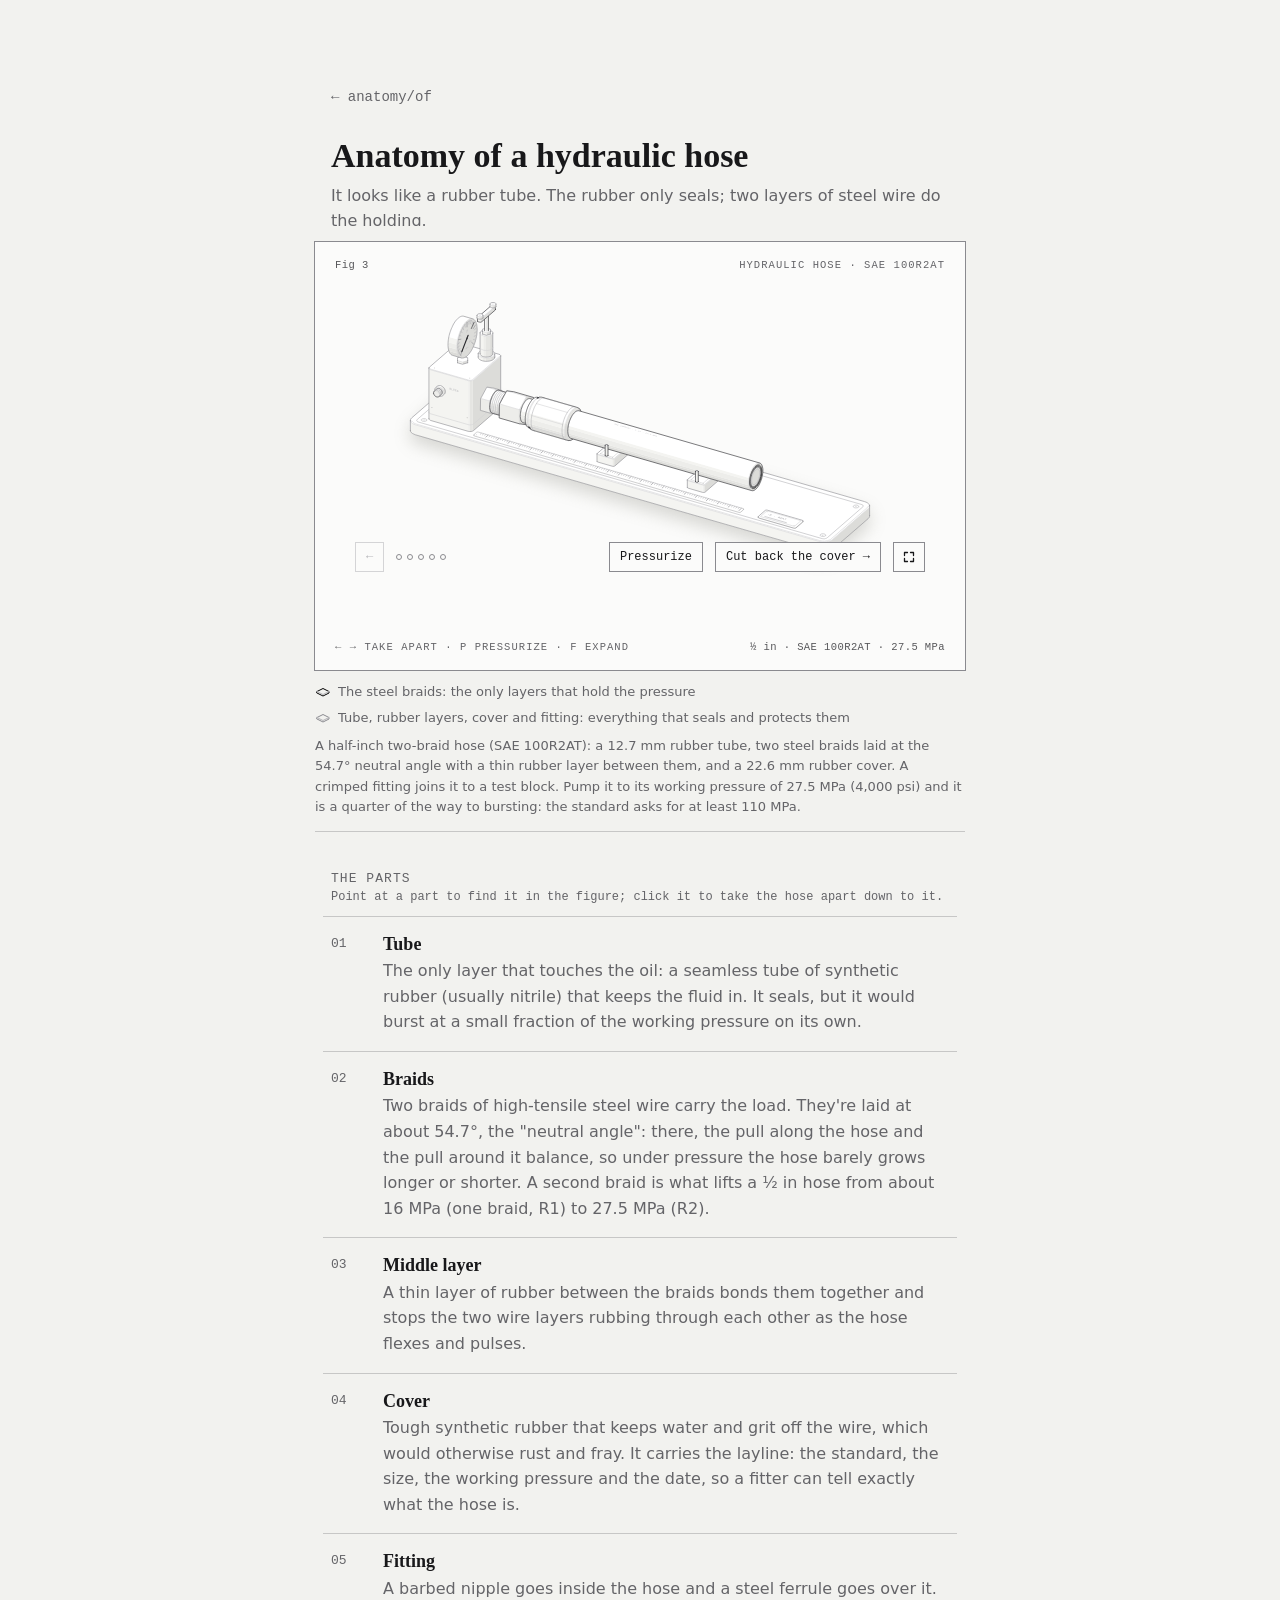
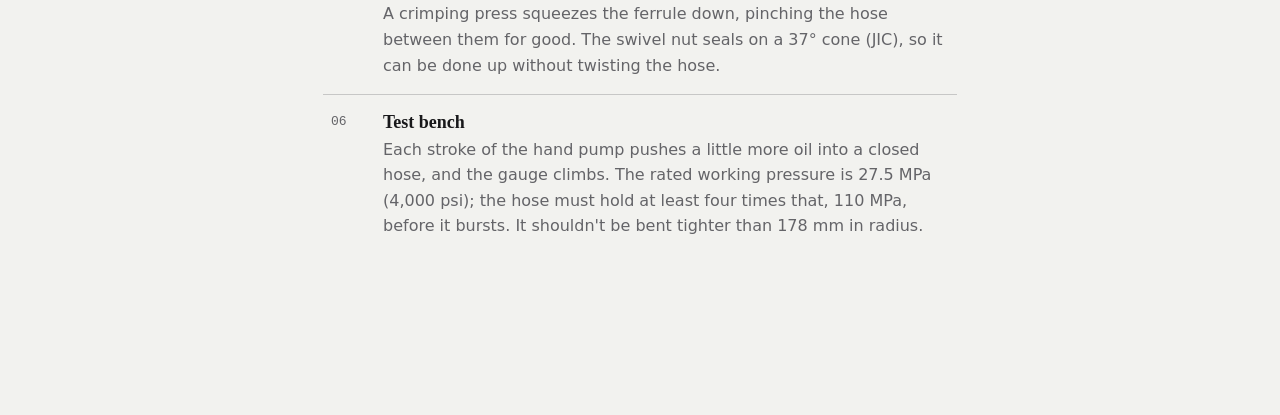
<file: hydraulic-hose/index.html>
<!doctype html><html lang="en"><head><meta charset="utf-8"><meta name="viewport" content="width=device-width, initial-scale=1"><title>Anatomy of a hydraulic hose</title><style>
.iso{
  --anatomy-page:#0b0b0b;--anatomy-card:#131313;--anatomy-text:#a3a3a3;--anatomy-strong:#e6e6e6;--anatomy-muted:#6e6e6e;
  --anatomy-paper:#131313;--anatomy-face:#1b1b1b;--anatomy-top:#1c1c1c;
  --anatomy-shade-0:#0f0f0f;--anatomy-shade-1:#121212;--anatomy-shade-2:#151515;--anatomy-shade-3:#181818;
  --anatomy-lit-top:#262626;--anatomy-lit-shade:#1d1d1d;
  --anatomy-hi:#d4d4d4;--anatomy-mid:#6a6a6a;--anatomy-lo:#3e3e3e;--anatomy-faint:#2a2a2a;--anatomy-lit:#ffffff;
  --anatomy-halo:#050505;--anatomy-halo-opacity:.9;--anatomy-dot:#e6e6e6;
  --anatomy-red:#ff6b6b;--anatomy-green:#6be0a0;--anatomy-blue:#6b9bff;
  --anatomy-weight:.6px;--anatomy-ease:cubic-bezier(.32,.72,0,1);
  --anatomy-mono:ui-monospace,"SF Mono",Menlo,Consolas,monospace;
  --anatomy-lift:inset 0 1px 0 0 #ffffff0a,inset 0 0 0 1px #ffffff06,0 0 0 1px #00000026,0 1px 1px -.5px #00000014,0 3px 3px -1.5px #00000014,0 6px 6px -3px #00000014,0 12px 12px -6px #00000014;
}
.iso[data-theme="light"]{
  --anatomy-page:#f2f2ef;--anatomy-card:#fbfbfa;--anatomy-text:#57575a;--anatomy-strong:#18181a;--anatomy-muted:#8c8c90;
  --anatomy-paper:#fbfbfa;--anatomy-face:#ffffff;--anatomy-top:#ffffff;
  --anatomy-shade-0:#dcdcd9;--anatomy-shade-1:#e5e5e2;--anatomy-shade-2:#ededea;--anatomy-shade-3:#f4f4f1;
  --anatomy-lit-top:#ffffff;--anatomy-lit-shade:#eeeeeb;
  --anatomy-hi:#26262a;--anatomy-mid:#8a8a8f;--anatomy-lo:#b4b4b8;--anatomy-faint:#d4d4d6;--anatomy-lit:#000000;
  --anatomy-halo:#8a8a80;--anatomy-halo-opacity:.32;--anatomy-dot:#3a3a3e;
  --anatomy-red:#e5484d;--anatomy-green:#30a46c;--anatomy-blue:#3e63dd;
  --anatomy-lift:inset 0 1px 0 0 #ffffff,0 0 0 1px #0000000f,0 1px 1px -.5px #0000000a,0 3px 3px -1.5px #0000000a,0 6px 6px -3px #0000000a,0 12px 12px -6px #0000000a;
}
.iso-svg{display:block;width:100%;height:auto;overflow:visible}
.iso-svg path,.iso-svg circle{vector-effect:non-scaling-stroke}
.iso-fill{fill:var(--anatomy-paper);stroke:none}
.iso-solid[data-lit]>.iso-fill{fill:var(--anatomy-face)}
.iso-shade,.iso-top{stroke:none}
.iso-shade[data-shade="0"]{fill:var(--anatomy-shade-0)}
.iso-shade[data-shade="1"]{fill:var(--anatomy-shade-1)}
.iso-shade[data-shade="2"]{fill:var(--anatomy-shade-2)}
.iso-shade[data-shade="3"]{fill:var(--anatomy-shade-3)}
.iso-top{fill:var(--anatomy-top)}
.iso-solid[data-lit]>.iso-top{fill:var(--anatomy-lit-top)}
.iso-solid[data-lit]>.iso-shade{fill:var(--anatomy-lit-shade)}
.iso-solid[data-seamless]>.iso-shade,.iso-solid[data-seamless]>.iso-top{stroke-width:.4;stroke-linejoin:round}
.iso-solid[data-seamless]>.iso-shade[data-shade="0"]{stroke:var(--anatomy-shade-0)}
.iso-solid[data-seamless]>.iso-shade[data-shade="1"]{stroke:var(--anatomy-shade-1)}
.iso-solid[data-seamless]>.iso-shade[data-shade="2"]{stroke:var(--anatomy-shade-2)}
.iso-solid[data-seamless]>.iso-shade[data-shade="3"]{stroke:var(--anatomy-shade-3)}
.iso-solid[data-seamless]>.iso-top{stroke:var(--anatomy-top)}
.iso-solid[data-seamless][data-lit]>.iso-top{stroke:var(--anatomy-lit-top)}
.iso-solid[data-seamless][data-lit]>.iso-shade{stroke:var(--anatomy-lit-shade)}
.iso-solid[data-lit]>.iso-edge{stroke:var(--anatomy-lit)}
.iso-halo{fill:var(--anatomy-halo);stroke:none;filter:blur(9px);opacity:var(--anatomy-halo-opacity);transform:translateY(3px)}
.iso-line{fill:none;stroke:var(--anatomy-lo);stroke-width:var(--anatomy-weight);stroke-linecap:round;stroke-linejoin:round}
.iso-line[data-tone="hi"]{stroke:var(--anatomy-hi)}
.iso-line[data-tone="mid"]{stroke:var(--anatomy-mid)}
.iso-line[data-tone="lo"]{stroke:var(--anatomy-lo)}
.iso-line[data-tone="faint"]{stroke:var(--anatomy-faint)}
.iso-line[data-tone="lit"]{stroke:var(--anatomy-lit)}
.iso-line[data-tone="red"]{stroke:var(--anatomy-red)}
.iso-line[data-tone="green"]{stroke:var(--anatomy-green)}
.iso-line[data-tone="blue"]{stroke:var(--anatomy-blue)}
.iso-line[data-dotted]{stroke-dasharray:.01 3.5;stroke-width:1}
.iso-line[data-dashed]{stroke-dasharray:3 3}
.iso-line[data-flow]{stroke-dasharray:2 6}
.iso-wire-end{fill:var(--anatomy-paper);stroke:var(--anatomy-lo);stroke-width:var(--anatomy-weight)}
.iso-wire[data-tone="hi"] .iso-wire-end{stroke:var(--anatomy-hi)}
.iso-wire[data-tone="mid"] .iso-wire-end{stroke:var(--anatomy-mid)}
.iso-wire[data-tone="faint"] .iso-wire-end{stroke:var(--anatomy-faint)}
.iso-wire[data-tone="lit"] .iso-wire-end{stroke:var(--anatomy-lit)}
.iso-dots circle{fill:var(--anatomy-dot);stroke:none;opacity:.32}
.iso-dots[data-tone="hi"] circle{opacity:.85}
.iso-dots[data-tone="mid"] circle{opacity:.45}
.iso-dots[data-tone="lo"] circle{opacity:.22}
.iso-dots[data-tone="faint"] circle{opacity:.12}
.iso-face-text{fill:var(--anatomy-mid);font-family:var(--anatomy-mono);letter-spacing:.04em}
.iso-face-text[data-tone="hi"]{fill:var(--anatomy-hi)}
.iso-face-text[data-tone="lo"]{fill:var(--anatomy-lo)}
.iso-face-text[data-tone="faint"]{fill:var(--anatomy-faint)}
.tb-body{fill:var(--anatomy-shade-2);stroke:none}
.tb-shine{fill:var(--anatomy-top);stroke:none}
.tb-shade{fill:var(--anatomy-shade-0);stroke:none}
.tb-ring{fill:none;stroke:var(--anatomy-lo);stroke-width:.45;stroke-linecap:butt;stroke-linejoin:round}
.tb-ring[data-tone="mid"]{stroke:var(--anatomy-mid)}
.tb-ring[data-tone="faint"]{stroke:var(--anatomy-faint)}
.tb-ring[data-tone="hi"]{stroke:var(--anatomy-hi)}
@keyframes iso-flow{to{stroke-dashoffset:-32}}
@keyframes iso-pulse{0%,100%{opacity:.18}12%{opacity:1}40%{opacity:.18}}
.iso-line[data-flow]{animation:iso-flow 1600ms linear infinite}
.iso-dots circle[data-pulse]{animation:iso-pulse 1600ms steps(1,end) infinite;animation-delay:var(--pulse-at,0ms)}
.iso-figure{margin:32px 0 36px}
.iso-plate{position:relative;padding:52px 24px;border-radius:0;background:var(--anatomy-card);box-shadow:0 0 0 1px var(--anatomy-mid);--anatomy-paper:var(--anatomy-card)}
.iso-plate-corners{position:absolute;inset:18px 20px;pointer-events:none}
.iso-plate-corner{position:absolute;color:var(--anatomy-muted);font-family:var(--anatomy-mono);font-size:10.5px;line-height:1;letter-spacing:.04em;white-space:nowrap}
.iso-plate-corner[data-corner="fig"]{top:0;left:0;color:var(--anatomy-text)}
.iso-plate-corner[data-corner="title"]{top:0;right:0;text-transform:uppercase;letter-spacing:.1em}
.iso-plate-corner[data-corner="hint"]{bottom:0;left:0;text-transform:uppercase;letter-spacing:.1em}
.iso-plate-corner[data-corner="readout"]{right:0;bottom:0;color:var(--anatomy-text);font-variant-numeric:tabular-nums}
.iso-plate .iso-svg{margin:0 auto}
.iso-legend{display:grid;gap:8px;margin-top:12px;color:var(--anatomy-muted);font-size:13px;line-height:1.55}
.iso-keys{display:flex;flex-wrap:wrap;gap:6px 18px}
.iso-key{display:inline-flex;align-items:center;gap:7px}
.iso-swatch{width:16px;height:10px;flex:none;overflow:visible}
.iso-swatch path{fill:none;stroke:var(--anatomy-hi);stroke-width:1;vector-effect:non-scaling-stroke;stroke-linejoin:round;stroke-linecap:round}
.iso-swatch[data-mark="raised"] path,.iso-swatch[data-mark="flat"] path{stroke:var(--anatomy-mid)}
.iso-swatch[data-mark="lit"] path{stroke:var(--anatomy-lit)}
.iso-swatch[data-mark="dim"] path{stroke:var(--anatomy-lo)}
.iso-swatch[data-mark="dotted"] path{stroke-dasharray:.01 3;stroke-width:1.4}
.iso-swatch[data-mark="dashed"] path{stroke-dasharray:3 2.5}
.iso-swatch[data-mark="red"] path{stroke:var(--anatomy-red)}
.iso-swatch[data-mark="green"] path{stroke:var(--anatomy-green)}
.iso-swatch[data-mark="blue"] path{stroke:var(--anatomy-blue)}
.iso-swatch-crease{stroke:var(--anatomy-lo)!important}
@media (max-width:560px){.iso-plate{padding:48px 12px 70px}.iso-plate-corner[data-corner="hint"]{bottom:18px}}
@media (prefers-reduced-motion:reduce){.iso-line[data-flow],.iso-dots circle[data-pulse]{animation:none}}

*{box-sizing:border-box}
html{color-scheme:dark}
body[data-theme="light"]{color-scheme:light}
body{margin:0;background:var(--anatomy-page);color:var(--anatomy-text);font:14px/1.6 ui-sans-serif,system-ui,-apple-system,"Segoe UI",sans-serif;-webkit-font-smoothing:antialiased}
.iso-page{width:min(650px,100% - 32px);margin:64px auto 96px}
</style></head><body class="iso" data-theme="light"><main class="iso-page"><style>.iso{--anatomy-muted:#8c8c90}.iso[data-theme="light"]{--anatomy-muted:#646468}
.iso-stage [data-part]{cursor:pointer}
.iso-stage[data-focus] [data-part]:not([data-on]) *{stroke:var(--anatomy-faint)!important}
.iso-stage[data-focus] [data-part]:not([data-on]) .iso-fill{fill:var(--anatomy-paper)!important}
.iso-stage[data-focus] [data-part]:not([data-on]) .iso-top{fill:var(--anatomy-top)!important}
.iso-stage[data-focus] [data-part]:not([data-on]) .iso-shade{fill:var(--anatomy-shade-3)!important}
.iso-stage[data-focus] [data-part]:not([data-on]) text{fill:var(--anatomy-faint)!important}
.iso-stage[data-focus] [data-part]:not([data-on]) .iso-dots circle{opacity:.1!important}
.pc-controls{position:relative;display:flex;align-items:center;gap:12px;margin-top:-34px;padding:0 16px 14px;font:12px/1 var(--anatomy-mono,ui-monospace,Menlo,monospace);z-index:1}
.pc-btn{font:inherit;color:var(--anatomy-strong);background:var(--anatomy-card);border:1px solid var(--anatomy-mid);padding:7px 10px;cursor:pointer;min-height:30px}
.pc-btn:hover{border-color:var(--anatomy-strong)}
.pc-btn:disabled{color:var(--anatomy-lo);border-color:var(--anatomy-faint);cursor:default}
.pc-press{margin-left:auto}
.pc-dots{display:flex;gap:5px}
.pc-dots i{width:6px;height:6px;border:1px solid var(--anatomy-mid);border-radius:50%}
.pc-dots i[data-on]{background:var(--anatomy-strong);border-color:var(--anatomy-strong)}
.pc-live{position:absolute;width:1px;height:1px;overflow:hidden;clip:rect(0 0 0 0)}
.iso-plate{padding-bottom:84px}
@media (max-width:600px){.pc-controls{flex-wrap:wrap;margin-top:8px;padding:0 4px 4px}.iso-plate{padding-bottom:72px}}
@media (min-width:700px) and (min-height:860px){.iso-figure{position:sticky;top:0;z-index:2;background:var(--anatomy-page);padding:16px 0 14px;margin-top:-16px;box-shadow:0 1px 0 color-mix(in srgb,var(--anatomy-muted) 30%,transparent)}}
.pc-nav{max-width:650px;margin:0 auto;padding:24px 16px 0;font:14px/1.4 ui-monospace,Menlo,monospace}
.pc-nav a{color:var(--anatomy-muted);text-decoration:none}.pc-nav a:hover{color:var(--anatomy-text)}
.pc-head,.pc-parts{max-width:650px;margin:0 auto;padding:0 16px;color:var(--anatomy-text);font:16px/1.6 system-ui,-apple-system,"Segoe UI",sans-serif}
.pc-head h1{font:600 34px/1.15 Georgia,serif;margin:28px 0 8px;color:var(--anatomy-strong)}
.pc-head p{margin:0 0 8px;color:var(--anatomy-muted)}
.pc-parts{padding-bottom:64px}.pc-parts ol{list-style:none;margin:0;padding:0}
.pc-parts .pc-part{display:grid;grid-template-columns:40px 1fr;gap:2px 12px;padding:16px 8px;margin:0 -8px;border-top:1px solid color-mix(in srgb,var(--anatomy-muted) 30%,transparent);cursor:pointer;transition:background .2s}
.pc-parts .pc-part:hover,.pc-parts .pc-part[data-on]{background:var(--anatomy-card)}
.pc-parts .pc-part:focus-visible{outline:1px solid var(--anatomy-strong);outline-offset:-1px}
.pc-parts .pc-part .num{grid-row:span 2;font:13px ui-monospace,Menlo,monospace;color:var(--anatomy-muted);padding-top:3px}
.pc-parts .pc-part[data-on] .num{color:var(--anatomy-strong)}
.pc-parts h3{margin:0;font:600 18px/1.3 Georgia,serif;color:var(--anatomy-strong)}.pc-parts .pc-part p{margin:0;color:var(--anatomy-muted)}
.pc-parts h2{font:13px ui-monospace,Menlo,monospace;text-transform:uppercase;letter-spacing:.08em;color:var(--anatomy-muted);margin:40px 0 4px}
.pc-parts .tip{font:12px ui-monospace,Menlo,monospace;color:var(--anatomy-muted);margin:0 0 12px}

.pc-expand{display:inline-flex;align-items:center;justify-content:center;width:32px;padding:0}
.pc-expand svg{width:12px;height:12px;fill:none;stroke:currentColor;stroke-width:1.3;stroke-linecap:round;stroke-linejoin:round}
.iso-figure.iso-figure[data-expanded]{position:fixed;inset:0;z-index:100;margin:0;padding:16px;background:var(--anatomy-page);display:flex;flex-direction:column;justify-content:center;overflow:auto;box-shadow:none}
.iso-figure[data-expanded] .iso-plate{width:100%;max-width:1600px;margin:0 auto}
.iso-figure[data-expanded] .iso-svg{max-height:calc(100dvh - 190px)}
.iso-figure[data-expanded] .iso-legend{display:none}
@media (max-width:600px){.iso-figure.iso-figure[data-expanded]{padding:8px}.iso-figure[data-expanded] .iso-svg{max-height:calc(100dvh - 230px)}}
</style>
<nav class="pc-nav"><a href="../">← anatomy/of</a></nav>
<header class="pc-head"><h1>Anatomy of a hydraulic hose</h1><p>It looks like a rubber tube. The rubber only seals; two layers of steel wire do the holding.</p></header>
<figure class="iso-figure"><div class="iso-plate"><div class="iso-plate-corners" aria-hidden="true"><span class="iso-plate-corner" data-corner="fig">Fig 3</span><span class="iso-plate-corner" data-corner="title">Hydraulic hose · SAE 100R2AT</span><span class="iso-plate-corner" data-corner="hint">← → take apart · P pressurize · F expand</span><span class="iso-plate-corner" data-corner="readout" data-readout>½ in · SAE 100R2AT · 27.5 MPa</span></div><div class="iso-stage" tabindex="0" role="slider" aria-label="Hydraulic hose. Arrow keys take it apart one layer at a time, P pressurizes it; hover or tap a part to read about it." aria-valuemin="0" aria-valuemax="5" aria-valuenow="0" aria-valuetext="½ in · SAE 100R2AT · 27.5 MPa"><svg xmlns="http://www.w3.org/2000/svg" class="iso-svg" viewBox="0 0 640 300" role="img" aria-label="A half-inch hydraulic hose lying in two cradles on a bench plate, its crimped fitting screwed into a test block with a hand pump and a pressure gauge. Taken apart, its layers slide out of the cut end one by one: the outer cover, an outer steel braid, a thin rubber layer, an inner steel braid and the rubber tube that carries the oil."><defs><clipPath id="hh-rod"><path d="M154.1 -8.2L154.1 -8.4L154.2 -8.7L154.4 -8.9L154.7 -9.1L155.1 -9.3L155.6 -9.5L156.1 -9.5L156.6 -9.6L157.1 -9.6L157.6 -9.5L158.1 -9.4L158.6 -9.3L158.9 -9.1L159.2 -8.8L159.4 -8.6L159.5 -8.3L159.5 38.8L159.3 39.1L159.1 39.3L158.8 39.5L158.4 39.7L158 39.8L157.5 39.9L156.9 40L156.4 40L155.9 39.9L155.4 39.8L155 39.6L154.6 39.4L154.3 39.2L154.2 39L154.1 38.7Z"/></clipPath></defs><path class="iso-halo" d="M75.9 140.6L76 139.6L76.4 138.6L77.3 137.6L115.2 104.8L116.4 103.9L118 103.2L119.8 102.6L121.8 102.3L123.9 102.1L126 102.1L128 102.4L130 102.8L558.7 226.6L560.4 227.2L561.9 228L563 228.9L563.8 229.9L564.1 230.9L564.1 241.5L564 242.5L563.6 243.5L562.7 244.5L524.8 277.3L523.6 278.2L522 278.9L520.2 279.5L518.2 279.8L516.1 280L514 280L512 279.7L510 279.3L81.3 155.5L79.6 154.9L78.1 154.1L77 153.2L76.2 152.2L75.9 151.2Z"/><g class="iso-solid"><path class="iso-fill" d="M121.1 126.9L121.5 125.9L122.3 124.9L123.6 124L125.2 123.3L127 122.8L129.1 122.6L131.2 122.5L133.3 122.7L135.2 123.2L136.9 123.8L138.3 124.6L139.3 125.5L139.9 126.5L139.9 127.6L139.9 129.5L139.6 130.5L138.7 131.5L137.4 132.3L135.8 133L134 133.5L131.9 133.8L129.8 133.8L127.7 133.6L125.8 133.2L124.1 132.6L122.7 131.8L121.7 130.9L121.1 129.8L121.1 128.8Z"/><path class="iso-shade" data-shade="0" d="M138.7 131.5L137.4 132.3L137.4 130.5L138.7 129.6ZM137.4 132.3L135.8 133L135.8 131.2L137.4 130.5ZM139.9 129.5L139.6 130.5L139.6 128.6L139.9 127.6ZM139.6 130.5L138.7 131.5L138.7 129.6L139.6 128.6Z"/><path class="iso-shade" data-shade="1" d="M135.8 133L134 133.5L134 131.7L135.8 131.2ZM134 133.5L131.9 133.8L131.9 131.9L134 131.7ZM131.9 133.8L129.8 133.8L129.8 132L131.9 131.9Z"/><path class="iso-shade" data-shade="2" d="M129.8 133.8L127.7 133.6L127.7 131.8L129.8 132ZM127.7 133.6L125.8 133.2L125.8 131.4L127.7 131.8Z"/><path class="iso-shade" data-shade="3" d="M125.8 133.2L124.1 132.6L124.1 130.7L125.8 131.4ZM124.1 132.6L122.7 131.8L122.7 129.9L124.1 130.7ZM122.7 131.8L121.7 130.9L121.7 129L122.7 129.9ZM121.7 130.9L121.1 129.8L121.1 128L121.7 129ZM121.1 129.8L121.1 128.8L121.1 126.9L121.1 128Z"/><path class="iso-top" d="M138.7 129.6L137.4 130.5L135.8 131.2L134 131.7L131.9 131.9L129.8 132L127.7 131.8L125.8 131.4L124.1 130.7L122.7 129.9L121.7 129L121.1 128L121.1 126.9L121.5 125.9L122.3 124.9L123.6 124L125.2 123.3L127 122.8L129.1 122.6L131.2 122.5L133.3 122.7L135.2 123.2L136.9 123.8L138.3 124.6L139.3 125.5L139.9 126.5L139.9 127.6L139.6 128.6Z"/><path class="iso-line iso-crease" data-tone="faint" d="M139.9 127.6L139.6 128.6L138.7 129.6L137.4 130.5L135.8 131.2L134 131.7L131.9 131.9L129.8 132L127.7 131.8L125.8 131.4L124.1 130.7L122.7 129.9L121.7 129L121.1 128L121.1 126.9"/><path class="iso-line iso-edge" data-tone="lo" d="M121.1 126.9L121.5 125.9L122.3 124.9L123.6 124L125.2 123.3L127 122.8L129.1 122.6L131.2 122.5L133.3 122.7L135.2 123.2L136.9 123.8L138.3 124.6L139.3 125.5L139.9 126.5L139.9 127.6M139.9 129.5L139.6 130.5L138.7 131.5L137.4 132.3L135.8 133L134 133.5L131.9 133.8L129.8 133.8L127.7 133.6L125.8 133.2L124.1 132.6L122.7 131.8L121.7 130.9L121.1 129.8L121.1 128.8M121.1 126.9L121.1 128.8M139.9 127.6L139.9 129.5"/></g><g class="iso-solid"><path class="iso-fill" d="M123.2 123L123.5 122.2L124.2 121.4L125.1 120.8L126.4 120.2L127.8 119.9L129.4 119.7L131 119.6L132.7 119.8L134.2 120.1L135.5 120.6L136.5 121.2L137.3 121.9L137.7 122.7L137.8 123.5L137.8 127.5L137.5 128.3L136.8 129.1L135.9 129.7L134.6 130.3L133.2 130.7L131.6 130.9L130 130.9L128.3 130.7L126.9 130.4L125.5 129.9L124.5 129.3L123.7 128.6L123.3 127.8L123.2 127Z"/><path class="iso-shade" data-shade="0" d="M136.8 129.1L135.9 129.7L135.9 125.8L136.8 125.1ZM135.9 129.7L134.6 130.3L134.6 126.3L135.9 125.8ZM137.8 127.5L137.5 128.3L137.5 124.3L137.8 123.5ZM137.5 128.3L136.8 129.1L136.8 125.1L137.5 124.3Z"/><path class="iso-shade" data-shade="1" d="M134.6 130.3L133.2 130.7L133.2 126.7L134.6 126.3ZM133.2 130.7L131.6 130.9L131.6 126.9L133.2 126.7ZM131.6 130.9L130 130.9L130 126.9L131.6 126.9Z"/><path class="iso-shade" data-shade="2" d="M130 130.9L128.3 130.7L128.3 126.8L130 126.9ZM128.3 130.7L126.9 130.4L126.9 126.4L128.3 126.8Z"/><path class="iso-shade" data-shade="3" d="M126.9 130.4L125.5 129.9L125.5 125.9L126.9 126.4ZM125.5 129.9L124.5 129.3L124.5 125.3L125.5 125.9ZM124.5 129.3L123.7 128.6L123.7 124.6L124.5 125.3ZM123.7 128.6L123.3 127.8L123.3 123.8L123.7 124.6ZM123.3 127.8L123.2 127L123.2 123L123.3 123.8Z"/><path class="iso-top" d="M136.8 125.1L135.9 125.8L134.6 126.3L133.2 126.7L131.6 126.9L130 126.9L128.3 126.8L126.9 126.4L125.5 125.9L124.5 125.3L123.7 124.6L123.3 123.8L123.2 123L123.5 122.2L124.2 121.4L125.1 120.8L126.4 120.2L127.8 119.9L129.4 119.7L131 119.6L132.7 119.8L134.2 120.1L135.5 120.6L136.5 121.2L137.3 121.9L137.7 122.7L137.8 123.5L137.5 124.3Z"/><path class="iso-line iso-crease" data-tone="faint" d="M137.8 123.5L137.5 124.3L136.8 125.1L135.9 125.8L134.6 126.3L133.2 126.7L131.6 126.9L130 126.9L128.3 126.8L126.9 126.4L125.5 125.9L124.5 125.3L123.7 124.6L123.3 123.8L123.2 123"/><path class="iso-line iso-edge" data-tone="mid" d="M123.2 123L123.5 122.2L124.2 121.4L125.1 120.8L126.4 120.2L127.8 119.9L129.4 119.7L131 119.6L132.7 119.8L134.2 120.1L135.5 120.6L136.5 121.2L137.3 121.9L137.7 122.7L137.8 123.5M137.8 127.5L137.5 128.3L136.8 129.1L135.9 129.7L134.6 130.3L133.2 130.7L131.6 130.9L130 130.9L128.3 130.7L126.9 130.4L125.5 129.9L124.5 129.3L123.7 128.6L123.3 127.8L123.2 127M123.2 123L123.2 127M137.8 123.5L137.8 127.5"/></g><g class="iso-solid"><path class="iso-fill" d="M99.4 145.6L99.8 144.6L100.7 143.6L101.9 142.8L103.5 142.1L105.4 141.6L107.4 141.3L109.6 141.3L111.7 141.5L113.6 141.9L115.3 142.5L116.7 143.3L117.7 144.3L118.2 145.3L118.3 146.3L118.3 148.2L117.9 149.3L117.1 150.2L115.8 151.1L114.2 151.8L112.3 152.3L110.3 152.5L108.2 152.6L106.1 152.4L104.1 152L102.4 151.3L101 150.5L100 149.6L99.5 148.6L99.4 147.5Z"/><path class="iso-shade" data-shade="0" d="M117.1 150.2L115.8 151.1L115.8 149.2L117.1 148.4ZM115.8 151.1L114.2 151.8L114.2 149.9L115.8 149.2ZM118.3 148.2L117.9 149.3L117.9 147.4L118.3 146.3ZM117.9 149.3L117.1 150.2L117.1 148.4L117.9 147.4Z"/><path class="iso-shade" data-shade="1" d="M114.2 151.8L112.3 152.3L112.3 150.4L114.2 149.9ZM112.3 152.3L110.3 152.5L110.3 150.7L112.3 150.4ZM110.3 152.5L108.2 152.6L108.2 150.7L110.3 150.7Z"/><path class="iso-shade" data-shade="2" d="M108.2 152.6L106.1 152.4L106.1 150.5L108.2 150.7ZM106.1 152.4L104.1 152L104.1 150.1L106.1 150.5Z"/><path class="iso-shade" data-shade="3" d="M104.1 152L102.4 151.3L102.4 149.5L104.1 150.1ZM102.4 151.3L101 150.5L101 148.7L102.4 149.5ZM101 150.5L100 149.6L100 147.7L101 148.7ZM100 149.6L99.5 148.6L99.5 146.7L100 147.7ZM99.5 148.6L99.4 147.5L99.4 145.6L99.5 146.7Z"/><path class="iso-top" d="M117.1 148.4L115.8 149.2L114.2 149.9L112.3 150.4L110.3 150.7L108.2 150.7L106.1 150.5L104.1 150.1L102.4 149.5L101 148.7L100 147.7L99.5 146.7L99.4 145.6L99.8 144.6L100.7 143.6L101.9 142.8L103.5 142.1L105.4 141.6L107.4 141.3L109.6 141.3L111.7 141.5L113.6 141.9L115.3 142.5L116.7 143.3L117.7 144.3L118.2 145.3L118.3 146.3L117.9 147.4Z"/><path class="iso-line iso-crease" data-tone="faint" d="M118.3 146.3L117.9 147.4L117.1 148.4L115.8 149.2L114.2 149.9L112.3 150.4L110.3 150.7L108.2 150.7L106.1 150.5L104.1 150.1L102.4 149.5L101 148.7L100 147.7L99.5 146.7L99.4 145.6"/><path class="iso-line iso-edge" data-tone="lo" d="M99.4 145.6L99.8 144.6L100.7 143.6L101.9 142.8L103.5 142.1L105.4 141.6L107.4 141.3L109.6 141.3L111.7 141.5L113.6 141.9L115.3 142.5L116.7 143.3L117.7 144.3L118.2 145.3L118.3 146.3M118.3 148.2L117.9 149.3L117.1 150.2L115.8 151.1L114.2 151.8L112.3 152.3L110.3 152.5L108.2 152.6L106.1 152.4L104.1 152L102.4 151.3L101 150.5L100 149.6L99.5 148.6L99.4 147.5M99.4 145.6L99.4 147.5M118.3 146.3L118.3 148.2"/></g><g class="iso-solid"><path class="iso-fill" d="M101.6 141.7L101.9 140.9L102.5 140.2L103.5 139.5L104.7 139L106.2 138.6L107.8 138.4L109.4 138.4L111 138.5L112.5 138.8L113.8 139.3L114.9 140L115.7 140.7L116.1 141.5L116.1 142.3L116.1 146.3L115.8 147.1L115.2 147.8L114.2 148.5L113 149L111.5 149.4L109.9 149.6L108.3 149.6L106.7 149.5L105.2 149.2L103.9 148.7L102.8 148.1L102.1 147.3L101.6 146.5L101.6 145.7Z"/><path class="iso-shade" data-shade="0" d="M115.2 147.8L114.2 148.5L114.2 144.5L115.2 143.8ZM114.2 148.5L113 149L113 145L114.2 144.5ZM116.1 146.3L115.8 147.1L115.8 143.1L116.1 142.3ZM115.8 147.1L115.2 147.8L115.2 143.8L115.8 143.1Z"/><path class="iso-shade" data-shade="1" d="M113 149L111.5 149.4L111.5 145.4L113 145ZM111.5 149.4L109.9 149.6L109.9 145.6L111.5 145.4ZM109.9 149.6L108.3 149.6L108.3 145.7L109.9 145.6Z"/><path class="iso-shade" data-shade="2" d="M108.3 149.6L106.7 149.5L106.7 145.5L108.3 145.7ZM106.7 149.5L105.2 149.2L105.2 145.2L106.7 145.5Z"/><path class="iso-shade" data-shade="3" d="M105.2 149.2L103.9 148.7L103.9 144.7L105.2 145.2ZM103.9 148.7L102.8 148.1L102.8 144.1L103.9 144.7ZM102.8 148.1L102.1 147.3L102.1 143.3L102.8 144.1ZM102.1 147.3L101.6 146.5L101.6 142.6L102.1 143.3ZM101.6 146.5L101.6 145.7L101.6 141.7L101.6 142.6Z"/><path class="iso-top" d="M115.2 143.8L114.2 144.5L113 145L111.5 145.4L109.9 145.6L108.3 145.7L106.7 145.5L105.2 145.2L103.9 144.7L102.8 144.1L102.1 143.3L101.6 142.6L101.6 141.7L101.9 140.9L102.5 140.2L103.5 139.5L104.7 139L106.2 138.6L107.8 138.4L109.4 138.4L111 138.5L112.5 138.8L113.8 139.3L114.9 140L115.7 140.7L116.1 141.5L116.1 142.3L115.8 143.1Z"/><path class="iso-line iso-crease" data-tone="faint" d="M116.1 142.3L115.8 143.1L115.2 143.8L114.2 144.5L113 145L111.5 145.4L109.9 145.6L108.3 145.7L106.7 145.5L105.2 145.2L103.9 144.7L102.8 144.1L102.1 143.3L101.6 142.6L101.6 141.7"/><path class="iso-line iso-edge" data-tone="mid" d="M101.6 141.7L101.9 140.9L102.5 140.2L103.5 139.5L104.7 139L106.2 138.6L107.8 138.4L109.4 138.4L111 138.5L112.5 138.8L113.8 139.3L114.9 140L115.7 140.7L116.1 141.5L116.1 142.3M116.1 146.3L115.8 147.1L115.2 147.8L114.2 148.5L113 149L111.5 149.4L109.9 149.6L108.3 149.6L106.7 149.5L105.2 149.2L103.9 148.7L102.8 148.1L102.1 147.3L101.6 146.5L101.6 145.7M101.6 141.7L101.6 145.7M116.1 142.3L116.1 146.3"/></g><g class="iso-solid"><path class="iso-fill" d="M521.7 242.6L522.1 241.5L522.9 240.5L524.2 239.7L525.8 239L527.7 238.5L529.7 238.2L531.8 238.2L533.9 238.4L535.9 238.8L537.6 239.4L539 240.2L540 241.2L540.5 242.2L540.6 243.3L540.6 245.1L540.2 246.2L539.3 247.1L538.1 248L536.5 248.7L534.6 249.2L532.6 249.5L530.4 249.5L528.3 249.3L526.4 248.9L524.7 248.2L523.3 247.4L522.3 246.5L521.8 245.5L521.7 244.4Z"/><path class="iso-shade" data-shade="0" d="M539.3 247.1L538.1 248L538.1 246.1L539.3 245.3ZM538.1 248L536.5 248.7L536.5 246.8L538.1 246.1ZM540.6 245.1L540.2 246.2L540.2 244.3L540.6 243.3ZM540.2 246.2L539.3 247.1L539.3 245.3L540.2 244.3Z"/><path class="iso-shade" data-shade="1" d="M536.5 248.7L534.6 249.2L534.6 247.3L536.5 246.8ZM534.6 249.2L532.6 249.5L532.6 247.6L534.6 247.3ZM532.6 249.5L530.4 249.5L530.4 247.6L532.6 247.6Z"/><path class="iso-shade" data-shade="2" d="M530.4 249.5L528.3 249.3L528.3 247.4L530.4 247.6ZM528.3 249.3L526.4 248.9L526.4 247L528.3 247.4Z"/><path class="iso-shade" data-shade="3" d="M526.4 248.9L524.7 248.2L524.7 246.4L526.4 247ZM524.7 248.2L523.3 247.4L523.3 245.6L524.7 246.4ZM523.3 247.4L522.3 246.5L522.3 244.6L523.3 245.6ZM522.3 246.5L521.8 245.5L521.8 243.6L522.3 244.6ZM521.8 245.5L521.7 244.4L521.7 242.6L521.8 243.6Z"/><path class="iso-top" d="M539.3 245.3L538.1 246.1L536.5 246.8L534.6 247.3L532.6 247.6L530.4 247.6L528.3 247.4L526.4 247L524.7 246.4L523.3 245.6L522.3 244.6L521.8 243.6L521.7 242.6L522.1 241.5L522.9 240.5L524.2 239.7L525.8 239L527.7 238.5L529.7 238.2L531.8 238.2L533.9 238.4L535.9 238.8L537.6 239.4L539 240.2L540 241.2L540.5 242.2L540.6 243.3L540.2 244.3Z"/><path class="iso-line iso-crease" data-tone="faint" d="M540.6 243.3L540.2 244.3L539.3 245.3L538.1 246.1L536.5 246.8L534.6 247.3L532.6 247.6L530.4 247.6L528.3 247.4L526.4 247L524.7 246.4L523.3 245.6L522.3 244.6L521.8 243.6L521.7 242.6"/><path class="iso-line iso-edge" data-tone="lo" d="M521.7 242.6L522.1 241.5L522.9 240.5L524.2 239.7L525.8 239L527.7 238.5L529.7 238.2L531.8 238.2L533.9 238.4L535.9 238.8L537.6 239.4L539 240.2L540 241.2L540.5 242.2L540.6 243.3M540.6 245.1L540.2 246.2L539.3 247.1L538.1 248L536.5 248.7L534.6 249.2L532.6 249.5L530.4 249.5L528.3 249.3L526.4 248.9L524.7 248.2L523.3 247.4L522.3 246.5L521.8 245.5L521.7 244.4M521.7 242.6L521.7 244.4M540.6 243.3L540.6 245.1"/></g><g class="iso-solid"><path class="iso-fill" d="M523.9 238.6L524.2 237.8L524.8 237.1L525.8 236.4L527 235.9L528.5 235.5L530.1 235.3L531.7 235.3L533.3 235.4L534.8 235.8L536.1 236.2L537.2 236.9L537.9 237.6L538.4 238.4L538.4 239.2L538.4 243.2L538.1 244L537.5 244.7L536.5 245.4L535.3 245.9L533.8 246.3L532.2 246.5L530.6 246.5L529 246.4L527.5 246.1L526.2 245.6L525.1 245L524.3 244.2L523.9 243.4L523.9 242.6Z"/><path class="iso-shade" data-shade="0" d="M537.5 244.7L536.5 245.4L536.5 241.4L537.5 240.7ZM536.5 245.4L535.3 245.9L535.3 241.9L536.5 241.4ZM538.4 243.2L538.1 244L538.1 240L538.4 239.2ZM538.1 244L537.5 244.7L537.5 240.7L538.1 240Z"/><path class="iso-shade" data-shade="1" d="M535.3 245.9L533.8 246.3L533.8 242.3L535.3 241.9ZM533.8 246.3L532.2 246.5L532.2 242.5L533.8 242.3ZM532.2 246.5L530.6 246.5L530.6 242.6L532.2 242.5Z"/><path class="iso-shade" data-shade="2" d="M530.6 246.5L529 246.4L529 242.4L530.6 242.6ZM529 246.4L527.5 246.1L527.5 242.1L529 242.4Z"/><path class="iso-shade" data-shade="3" d="M527.5 246.1L526.2 245.6L526.2 241.6L527.5 242.1ZM526.2 245.6L525.1 245L525.1 241L526.2 241.6ZM525.1 245L524.3 244.2L524.3 240.3L525.1 241ZM524.3 244.2L523.9 243.4L523.9 239.5L524.3 240.3ZM523.9 243.4L523.9 242.6L523.9 238.6L523.9 239.5Z"/><path class="iso-top" d="M537.5 240.7L536.5 241.4L535.3 241.9L533.8 242.3L532.2 242.5L530.6 242.6L529 242.4L527.5 242.1L526.2 241.6L525.1 241L524.3 240.3L523.9 239.5L523.9 238.6L524.2 237.8L524.8 237.1L525.8 236.4L527 235.9L528.5 235.5L530.1 235.3L531.7 235.3L533.3 235.4L534.8 235.8L536.1 236.2L537.2 236.9L537.9 237.6L538.4 238.4L538.4 239.2L538.1 240Z"/><path class="iso-line iso-crease" data-tone="faint" d="M538.4 239.2L538.1 240L537.5 240.7L536.5 241.4L535.3 241.9L533.8 242.3L532.2 242.5L530.6 242.6L529 242.4L527.5 242.1L526.2 241.6L525.1 241L524.3 240.3L523.9 239.5L523.9 238.6"/><path class="iso-line iso-edge" data-tone="mid" d="M523.9 238.6L524.2 237.8L524.8 237.1L525.8 236.4L527 235.9L528.5 235.5L530.1 235.3L531.7 235.3L533.3 235.4L534.8 235.8L536.1 236.2L537.2 236.9L537.9 237.6L538.4 238.4L538.4 239.2M538.4 243.2L538.1 244L537.5 244.7L536.5 245.4L535.3 245.9L533.8 246.3L532.2 246.5L530.6 246.5L529 246.4L527.5 246.1L526.2 245.6L525.1 245L524.3 244.2L523.9 243.4L523.9 242.6M523.9 238.6L523.9 242.6M538.4 239.2L538.4 243.2"/></g><g class="iso-solid"><path class="iso-fill" d="M500.1 261.3L500.4 260.3L501.3 259.3L502.6 258.4L504.2 257.7L506 257.2L508.1 257L510.2 256.9L512.3 257.1L514.2 257.5L515.9 258.2L517.3 259L518.3 259.9L518.9 260.9L518.9 262L518.9 263.9L518.5 264.9L517.7 265.9L516.4 266.7L514.8 267.4L513 267.9L510.9 268.2L508.8 268.2L506.7 268L504.8 267.6L503.1 267L501.7 266.2L500.7 265.3L500.1 264.2L500.1 263.2Z"/><path class="iso-shade" data-shade="0" d="M517.7 265.9L516.4 266.7L516.4 264.9L517.7 264ZM516.4 266.7L514.8 267.4L514.8 265.6L516.4 264.9ZM518.9 263.9L518.5 264.9L518.5 263L518.9 262ZM518.5 264.9L517.7 265.9L517.7 264L518.5 263Z"/><path class="iso-shade" data-shade="1" d="M514.8 267.4L513 267.9L513 266.1L514.8 265.6ZM513 267.9L510.9 268.2L510.9 266.3L513 266.1ZM510.9 268.2L508.8 268.2L508.8 266.4L510.9 266.3Z"/><path class="iso-shade" data-shade="2" d="M508.8 268.2L506.7 268L506.7 266.2L508.8 266.4ZM506.7 268L504.8 267.6L504.8 265.7L506.7 266.2Z"/><path class="iso-shade" data-shade="3" d="M504.8 267.6L503.1 267L503.1 265.1L504.8 265.7ZM503.1 267L501.7 266.2L501.7 264.3L503.1 265.1ZM501.7 266.2L500.7 265.3L500.7 263.4L501.7 264.3ZM500.7 265.3L500.1 264.2L500.1 262.4L500.7 263.4ZM500.1 264.2L500.1 263.2L500.1 261.3L500.1 262.4Z"/><path class="iso-top" d="M517.7 264L516.4 264.9L514.8 265.6L513 266.1L510.9 266.3L508.8 266.4L506.7 266.2L504.8 265.7L503.1 265.1L501.7 264.3L500.7 263.4L500.1 262.4L500.1 261.3L500.4 260.3L501.3 259.3L502.6 258.4L504.2 257.7L506 257.2L508.1 257L510.2 256.9L512.3 257.1L514.2 257.5L515.9 258.2L517.3 259L518.3 259.9L518.9 260.9L518.9 262L518.5 263Z"/><path class="iso-line iso-crease" data-tone="faint" d="M518.9 262L518.5 263L517.7 264L516.4 264.9L514.8 265.6L513 266.1L510.9 266.3L508.8 266.4L506.7 266.2L504.8 265.7L503.1 265.1L501.7 264.3L500.7 263.4L500.1 262.4L500.1 261.3"/><path class="iso-line iso-edge" data-tone="lo" d="M500.1 261.3L500.4 260.3L501.3 259.3L502.6 258.4L504.2 257.7L506 257.2L508.1 257L510.2 256.9L512.3 257.1L514.2 257.5L515.9 258.2L517.3 259L518.3 259.9L518.9 260.9L518.9 262M518.9 263.9L518.5 264.9L517.7 265.9L516.4 266.7L514.8 267.4L513 267.9L510.9 268.2L508.8 268.2L506.7 268L504.8 267.6L503.1 267L501.7 266.2L500.7 265.3L500.1 264.2L500.1 263.2M500.1 261.3L500.1 263.2M518.9 262L518.9 263.9"/></g><g class="iso-solid"><path class="iso-fill" d="M502.2 257.4L502.5 256.6L503.2 255.8L504.1 255.2L505.4 254.6L506.8 254.3L508.4 254.1L510 254L511.7 254.2L513.1 254.5L514.5 255L515.5 255.6L516.3 256.3L516.7 257.1L516.8 257.9L516.8 261.9L516.5 262.7L515.8 263.5L514.9 264.1L513.6 264.7L512.2 265L510.6 265.3L509 265.3L507.3 265.1L505.8 264.8L504.5 264.3L503.5 263.7L502.7 263L502.3 262.2L502.2 261.4Z"/><path class="iso-shade" data-shade="0" d="M515.8 263.5L514.9 264.1L514.9 260.1L515.8 259.5ZM514.9 264.1L513.6 264.7L513.6 260.7L514.9 260.1ZM516.8 261.9L516.5 262.7L516.5 258.7L516.8 257.9ZM516.5 262.7L515.8 263.5L515.8 259.5L516.5 258.7Z"/><path class="iso-shade" data-shade="1" d="M513.6 264.7L512.2 265L512.2 261.1L513.6 260.7ZM512.2 265L510.6 265.3L510.6 261.3L512.2 261.1ZM510.6 265.3L509 265.3L509 261.3L510.6 261.3Z"/><path class="iso-shade" data-shade="2" d="M509 265.3L507.3 265.1L507.3 261.2L509 261.3ZM507.3 265.1L505.8 264.8L505.8 260.8L507.3 261.2Z"/><path class="iso-shade" data-shade="3" d="M505.8 264.8L504.5 264.3L504.5 260.3L505.8 260.8ZM504.5 264.3L503.5 263.7L503.5 259.7L504.5 260.3ZM503.5 263.7L502.7 263L502.7 259L503.5 259.7ZM502.7 263L502.3 262.2L502.3 258.2L502.7 259ZM502.3 262.2L502.2 261.4L502.2 257.4L502.3 258.2Z"/><path class="iso-top" d="M515.8 259.5L514.9 260.1L513.6 260.7L512.2 261.1L510.6 261.3L509 261.3L507.3 261.2L505.8 260.8L504.5 260.3L503.5 259.7L502.7 259L502.3 258.2L502.2 257.4L502.5 256.6L503.2 255.8L504.1 255.2L505.4 254.6L506.8 254.3L508.4 254.1L510 254L511.7 254.2L513.1 254.5L514.5 255L515.5 255.6L516.3 256.3L516.7 257.1L516.8 257.9L516.5 258.7Z"/><path class="iso-line iso-crease" data-tone="faint" d="M516.8 257.9L516.5 258.7L515.8 259.5L514.9 260.1L513.6 260.7L512.2 261.1L510.6 261.3L509 261.3L507.3 261.2L505.8 260.8L504.5 260.3L503.5 259.7L502.7 259L502.3 258.2L502.2 257.4"/><path class="iso-line iso-edge" data-tone="mid" d="M502.2 257.4L502.5 256.6L503.2 255.8L504.1 255.2L505.4 254.6L506.8 254.3L508.4 254.1L510 254L511.7 254.2L513.1 254.5L514.5 255L515.5 255.6L516.3 256.3L516.7 257.1L516.8 257.9M516.8 261.9L516.5 262.7L515.8 263.5L514.9 264.1L513.6 264.7L512.2 265L510.6 265.3L509 265.3L507.3 265.1L505.8 264.8L504.5 264.3L503.5 263.7L502.7 263L502.3 262.2L502.2 261.4M502.2 257.4L502.2 261.4M516.8 257.9L516.8 261.9"/></g><g class="iso-solid"><path class="iso-fill" d="M75.9 134.8L76 133.7L76.4 132.7L77.3 131.7L115.2 98.9L116.4 98.1L118 97.3L119.8 96.8L121.8 96.4L123.9 96.2L126 96.3L128 96.5L130 97L558.7 220.7L560.4 221.3L561.9 222.1L563 223L563.8 224L564.1 225.1L564.1 235.6L564 236.7L563.6 237.7L562.7 238.7L524.8 271.5L523.6 272.3L522 273L520.2 273.6L518.2 274L516.1 274.2L514 274.1L512 273.9L510 273.4L81.3 149.7L79.6 149L78.1 148.3L77 147.4L76.2 146.4L75.9 145.3Z"/><path class="iso-shade" data-shade="0" d="M564.1 235.6L564 236.7L564 226.1L564.1 225.1ZM564 236.7L563.6 237.7L563.6 227.1L564 226.1ZM563.6 237.7L562.7 238.7L562.7 228.1L563.6 227.1ZM562.7 238.7L524.8 271.5L524.8 260.9L562.7 228.1ZM524.8 271.5L523.6 272.3L523.6 261.8L524.8 260.9ZM523.6 272.3L522 273L522 262.5L523.6 261.8ZM522 273L520.2 273.6L520.2 263.1L522 262.5Z"/><path class="iso-shade" data-shade="1" d="M520.2 273.6L518.2 274L518.2 263.4L520.2 263.1ZM518.2 274L516.1 274.2L516.1 263.6L518.2 263.4Z"/><path class="iso-shade" data-shade="2" d="M516.1 274.2L514 274.1L514 263.6L516.1 263.6ZM514 274.1L512 273.9L512 263.3L514 263.6ZM512 273.9L510 273.4L510 262.9L512 263.3Z"/><path class="iso-shade" data-shade="3" d="M510 273.4L81.3 149.7L81.3 139.1L510 262.9ZM81.3 149.7L79.6 149L79.6 138.5L81.3 139.1ZM79.6 149L78.1 148.3L78.1 137.7L79.6 138.5ZM78.1 148.3L77 147.4L77 136.8L78.1 137.7ZM77 147.4L76.2 146.4L76.2 135.8L77 136.8ZM76.2 146.4L75.9 145.3L75.9 134.8L76.2 135.8Z"/><path class="iso-top" d="M558.7 220.7L560.4 221.3L561.9 222.1L563 223L563.8 224L564.1 225.1L564 226.1L563.6 227.1L562.7 228.1L524.8 260.9L523.6 261.8L522 262.5L520.2 263.1L518.2 263.4L516.1 263.6L514 263.6L512 263.3L510 262.9L81.3 139.1L79.6 138.5L78.1 137.7L77 136.8L76.2 135.8L75.9 134.8L76 133.7L76.4 132.7L77.3 131.7L115.2 98.9L116.4 98.1L118 97.3L119.8 96.8L121.8 96.4L123.9 96.2L126 96.3L128 96.5L130 97Z"/><path class="iso-line iso-crease" data-tone="faint" d="M564.1 225.1L564 226.1L563.6 227.1L562.7 228.1L524.8 260.9L523.6 261.8L522 262.5L520.2 263.1L518.2 263.4L516.1 263.6L514 263.6L512 263.3L510 262.9L81.3 139.1L79.6 138.5L78.1 137.7L77 136.8L76.2 135.8L75.9 134.8"/><path class="iso-line iso-bevel" data-tone="faint" d="M564.1 225.1L562.2 226L561.8 226.8L561 227.7L523.2 260.4L522.2 261.2L520.9 261.7L519.4 262.2L517.7 262.5L516 262.7L514.3 262.6L512.6 262.4L510.9 262.1L82.3 138.3L80.8 137.8L79.6 137.2L78.7 136.4L78.1 135.6L75.9 134.8"/><path class="iso-line iso-edge" data-tone="mid" d="M75.9 134.8L76 133.7L76.4 132.7L77.3 131.7L115.2 98.9L116.4 98.1L118 97.3L119.8 96.8L121.8 96.4L123.9 96.2L126 96.3L128 96.5L130 97L558.7 220.7L560.4 221.3L561.9 222.1L563 223L563.8 224L564.1 225.1M564.1 235.6L564 236.7L563.6 237.7L562.7 238.7L524.8 271.5L523.6 272.3L522 273L520.2 273.6L518.2 274L516.1 274.2L514 274.1L512 273.9L510 273.4L81.3 149.7L79.6 149L78.1 148.3L77 147.4L76.2 146.4L75.9 145.3M564.1 225.1L564.1 235.6M75.9 134.8L75.9 145.3"/></g><path class="iso-line" data-tone="lo" d="M555.3 223.7L556 223.9L556.5 224.2L557 224.5L557.2 224.9L557.4 225.3L557.3 225.7L557.2 226.1L556.8 226.4L519 259.2L518.5 259.5L517.9 259.8L517.2 260L516.5 260.2L515.7 260.2L514.9 260.2L514.1 260.1L513.4 260L84.7 136.2L84 136L83.5 135.7L83 135.3L82.8 135L82.6 134.6L82.7 134.2L82.8 133.8L83.2 133.4L121 100.6L121.5 100.3L122.1 100L122.8 99.8L123.5 99.7L124.3 99.6L125.1 99.6L125.9 99.7L126.6 99.9Z"/><path class="iso-line" data-tone="lo" d="M128.1 104.2L127.4 104.7L126.3 104.9L125.2 105L124.1 104.8L123.2 104.4L122.7 103.9L122.6 103.3L123 102.7L123.7 102.3L124.8 102L125.9 102L127 102.2L127.9 102.6L128.4 103.1L128.5 103.7ZM552.2 226.6L551.4 227.1L550.4 227.3L549.2 227.4L548.1 227.2L547.3 226.8L546.7 226.3L546.7 225.7L547 225.2L547.8 224.7L548.8 224.5L550 224.4L551.1 224.6L552 225L552.5 225.5L552.6 226.1ZM93 134.7L92.2 135.1L91.2 135.4L90 135.4L88.9 135.2L88 134.8L87.5 134.3L87.4 133.7L87.8 133.2L88.6 132.8L89.6 132.5L90.8 132.5L91.9 132.7L92.7 133L93.3 133.6L93.3 134.1ZM517 257.1L516.3 257.5L515.2 257.8L514.1 257.8L513 257.6L512.1 257.3L511.6 256.7L511.5 256.2L511.9 255.6L512.6 255.2L513.7 254.9L514.8 254.9L515.9 255.1L516.8 255.5L517.3 256L517.4 256.6Z"/><g class="iso-dots" data-tone="mid"><circle cx="125.6" cy="103.5" r="0.5"/><circle cx="549.6" cy="225.9" r="0.5"/><circle cx="90.4" cy="133.9" r="0.5"/><circle cx="514.4" cy="256.4" r="0.5"/></g><g class="iso-solid"><path class="iso-fill" d="M143.4 149.7L143.6 149.4L146.3 147L146.8 146.8L147.5 146.7L148.1 146.8L429.3 228L429.8 228.2L430 228.5L430 229.2L429.8 229.6L427.1 231.9L426.6 232.2L425.9 232.3L425.2 232.2L144.1 151L143.6 150.8L143.4 150.4Z"/><path class="iso-shade" data-shade="0" d="M430 229.2L429.8 229.6L429.8 228.9L430 228.5ZM429.8 229.6L427.1 231.9L427.1 231.2L429.8 228.9ZM427.1 231.9L426.6 232.2L426.6 231.5L427.1 231.2Z"/><path class="iso-shade" data-shade="1" d="M426.6 232.2L425.9 232.3L425.9 231.6L426.6 231.5Z"/><path class="iso-shade" data-shade="2" d="M425.9 232.3L425.2 232.2L425.2 231.5L425.9 231.6Z"/><path class="iso-shade" data-shade="3" d="M425.2 232.2L144.1 151L144.1 150.3L425.2 231.5ZM144.1 151L143.6 150.8L143.6 150.1L144.1 150.3ZM143.6 150.8L143.4 150.4L143.4 149.7L143.6 150.1Z"/><path class="iso-top" d="M429.3 228L429.8 228.2L430 228.5L429.8 228.9L427.1 231.2L426.6 231.5L425.9 231.6L425.2 231.5L144.1 150.3L143.6 150.1L143.4 149.7L143.6 149.4L146.3 147L146.8 146.8L147.5 146.7L148.1 146.8Z"/><path class="iso-line iso-edge" data-tone="lo" d="M143.4 149.7L143.6 149.4L146.3 147L146.8 146.8L147.5 146.7L148.1 146.8L429.3 228L429.8 228.2L430 228.5M430 229.2L429.8 229.6L427.1 231.9L426.6 232.2L425.9 232.3L425.2 232.2L144.1 151L143.6 150.8L143.4 150.4M430 228.5L430 229.2M143.4 149.7L143.4 150.4"/></g><path class="iso-line" data-tone="lo" d="M151.3 148.2L150.2 149.1M153.6 148.8L152.5 149.8M155.9 149.5L154.9 150.4M160.6 150.9L159.5 151.8M163 151.5L161.9 152.5M165.3 152.2L164.2 153.2M167.7 152.9L166.6 153.8M172.3 154.2L171.3 155.2M174.7 154.9L173.6 155.9M177 155.6L175.9 156.5M179.4 156.3L178.3 157.2M184.1 157.6L183 158.6M186.4 158.3L185.3 159.2M188.7 159L187.7 159.9M191.1 159.7L190 160.6M195.8 161L194.7 161.9M198.1 161.7L197 162.6M200.5 162.4L199.4 163.3M202.8 163L201.7 164M207.5 164.4L206.4 165.3M209.8 165.1L208.7 166M212.2 165.7L211.1 166.7M214.5 166.4L213.4 167.4M219.2 167.8L218.1 168.7M221.5 168.4L220.5 169.4M223.9 169.1L222.8 170.1M226.2 169.8L225.1 170.7M230.9 171.2L229.8 172.1M233.3 171.8L232.2 172.8M235.6 172.5L234.5 173.4M237.9 173.2L236.9 174.1M242.6 174.5L241.5 175.5M245 175.2L243.9 176.1M247.3 175.9L246.2 176.8M249.7 176.6L248.6 177.5M254.3 177.9L253.3 178.9M256.7 178.6L255.6 179.5M259 179.3L257.9 180.2M261.4 179.9L260.3 180.9M266.1 181.3L265 182.2M268.4 182L267.3 182.9M270.7 182.7L269.7 183.6M273.1 183.3L272 184.3M277.8 184.7L276.7 185.6M280.1 185.4L279 186.3M282.5 186L281.4 187M284.8 186.7L283.7 187.6M289.5 188.1L288.4 189M291.8 188.7L290.7 189.7M294.2 189.4L293.1 190.4M296.5 190.1L295.4 191M301.2 191.4L300.1 192.4M303.5 192.1L302.5 193.1M305.9 192.8L304.8 193.7M308.2 193.5L307.1 194.4M312.9 194.8L311.8 195.8M315.3 195.5L314.2 196.4M317.6 196.2L316.5 197.1M319.9 196.9L318.9 197.8M324.6 198.2L323.5 199.1M327 198.9L325.9 199.8M329.3 199.6L328.2 200.5M331.7 200.2L330.6 201.2M336.3 201.6L335.3 202.5M338.7 202.3L337.6 203.2M341 202.9L339.9 203.9M343.4 203.6L342.3 204.6M348.1 205L347 205.9M350.4 205.6L349.3 206.6M352.7 206.3L351.7 207.3M355.1 207L354 207.9M359.8 208.4L358.7 209.3M362.1 209L361 210M364.5 209.7L363.4 210.6M366.8 210.4L365.7 211.3M371.5 211.7L370.4 212.7M373.8 212.4L372.7 213.3M376.2 213.1L375.1 214M378.5 213.8L377.4 214.7M383.2 215.1L382.1 216.1M385.5 215.8L384.5 216.7M387.9 216.5L386.8 217.4M390.2 217.1L389.1 218.1M394.9 218.5L393.8 219.4M397.3 219.2L396.2 220.1M399.6 219.8L398.5 220.8M401.9 220.5L400.9 221.5M406.6 221.9L405.5 222.8M409 222.6L407.9 223.5M411.3 223.2L410.2 224.2M413.7 223.9L412.6 224.8M418.3 225.3L417.3 226.2M420.7 225.9L419.6 226.9M423 226.6L421.9 227.5M425.4 227.3L424.3 228.2"/><path class="iso-line" data-tone="mid" d="M158.3 150.2L156.1 152.1M170 153.6L167.8 155.4M181.7 156.9L179.5 158.8M193.4 160.3L191.3 162.2M205.1 163.7L203 165.6M216.9 167.1L214.7 169M228.6 170.5L226.4 172.4M240.3 173.9L238.1 175.7M252 177.2L249.8 179.1M263.7 180.6L261.5 182.5M275.4 184L273.3 185.9M287.1 187.4L285 189.3M298.9 190.8L296.7 192.6M310.6 194.1L308.4 196M322.3 197.5L320.1 199.4M334 200.9L331.8 202.8M345.7 204.3L343.6 206.2M357.4 207.7L355.3 209.5M369.1 211.1L367 212.9M380.9 214.4L378.7 216.3M392.6 217.8L390.4 219.7M404.3 221.2L402.1 223.1M416 224.6L413.8 226.5M427.7 228L425.6 229.8"/><g class="iso-dots" data-tone="mid"><circle cx="146.3" cy="149.7" r="0.4"/><circle cx="425.1" cy="230.2" r="0.4"/></g><g class="iso-solid"><path class="iso-fill" d="M445.7 236.7L446 236.3L453.1 230.1L453.7 229.8L454.5 229.7L455.3 229.8L492.4 240.5L493 240.8L493.2 241.2L493.2 242.1L493 242.5L485.8 248.7L485.2 249L484.4 249.1L483.6 249L446.6 238.3L446 238L445.7 237.6Z"/><path class="iso-shade" data-shade="0" d="M493.2 242.1L493 242.5L493 241.6L493.2 241.2ZM493 242.5L485.8 248.7L485.8 247.8L493 241.6ZM485.8 248.7L485.2 249L485.2 248.1L485.8 247.8Z"/><path class="iso-shade" data-shade="1" d="M485.2 249L484.4 249.1L484.4 248.2L485.2 248.1Z"/><path class="iso-shade" data-shade="2" d="M484.4 249.1L483.6 249L483.6 248.1L484.4 248.2Z"/><path class="iso-shade" data-shade="3" d="M483.6 249L446.6 238.3L446.6 237.4L483.6 248.1ZM446.6 238.3L446 238L446 237.1L446.6 237.4ZM446 238L445.7 237.6L445.7 236.7L446 237.1Z"/><path class="iso-top" d="M492.4 240.5L493 240.8L493.2 241.2L493 241.6L485.8 247.8L485.2 248.1L484.4 248.2L483.6 248.1L446.6 237.4L446 237.1L445.7 236.7L446 236.3L453.1 230.1L453.7 229.8L454.5 229.7L455.3 229.8Z"/><path class="iso-line iso-edge" data-tone="mid" d="M445.7 236.7L446 236.3L453.1 230.1L453.7 229.8L454.5 229.7L455.3 229.8L492.4 240.5L493 240.8L493.2 241.2M493.2 242.1L493 242.5L485.8 248.7L485.2 249L484.4 249.1L483.6 249L446.6 238.3L446 238L445.7 237.6M493.2 241.2L493.2 242.1M445.7 236.7L445.7 237.6"/></g><path class="iso-line" data-tone="faint" d="M490.8 241.3L484.2 247L448.1 236.6L454.7 230.8Z"/><text class="iso-face-text" data-tone="mid" transform="matrix(1.171 0.338 -0.676 0.586 454.887 234.637)" font-size="3" text-anchor="start">-8 · R2AT</text><path class="iso-line" data-tone="lo" data-free="" d="M452.7 236.5L475.6 243.1"/><g class="iso-dots" data-tone="mid"><circle cx="455.1" cy="231.6" r="0.4"/><circle cx="483.8" cy="246.3" r="0.4"/></g><g class="iso-solid"><path class="iso-fill" d="M370.3 197.7L370.6 197.2L388.9 181.4L389.6 181L390.6 180.9L391.6 181L406.9 185.4L407.6 185.8L407.9 186.3L407.9 194.2L407.6 194.7L389.4 210.5L388.6 210.9L387.6 211L386.6 210.9L371.4 206.5L370.6 206.1L370.3 205.6Z"/><path class="iso-shade" data-shade="0" d="M407.9 194.2L407.6 194.7L407.6 186.8L407.9 186.3ZM407.6 194.7L389.4 210.5L389.4 202.6L407.6 186.8ZM389.4 210.5L388.6 210.9L388.6 203L389.4 202.6Z"/><path class="iso-shade" data-shade="1" d="M388.6 210.9L387.6 211L387.6 203.1L388.6 203Z"/><path class="iso-shade" data-shade="2" d="M387.6 211L386.6 210.9L386.6 203L387.6 203.1Z"/><path class="iso-shade" data-shade="3" d="M386.6 210.9L371.4 206.5L371.4 198.6L386.6 203ZM371.4 206.5L370.6 206.1L370.6 198.2L371.4 198.6ZM370.6 206.1L370.3 205.6L370.3 197.7L370.6 198.2Z"/><path class="iso-top" d="M406.9 185.4L407.6 185.8L407.9 186.3L407.6 186.8L389.4 202.6L388.6 203L387.6 203.1L386.6 203L371.4 198.6L370.6 198.2L370.3 197.7L370.6 197.2L388.9 181.4L389.6 181L390.6 180.9L391.6 181Z"/><path class="iso-line iso-crease" data-tone="faint" d="M407.9 186.3L407.6 186.8L389.4 202.6L388.6 203L387.6 203.1L386.6 203L371.4 198.6L370.6 198.2L370.3 197.7"/><path class="iso-line iso-bevel" data-tone="faint" d="M407.9 186.3L407 186.7L388.8 202.4L388.3 202.7L387.6 202.8L386.8 202.7L371.8 198.3L371.2 198.1L370.3 197.7"/><path class="iso-line iso-edge" data-tone="mid" d="M370.3 197.7L370.6 197.2L388.9 181.4L389.6 181L390.6 180.9L391.6 181L406.9 185.4L407.6 185.8L407.9 186.3M407.9 194.2L407.6 194.7L389.4 210.5L388.6 210.9L387.6 211L386.6 210.9L371.4 206.5L370.6 206.1L370.3 205.6M407.9 186.3L407.9 194.2M370.3 197.7L370.3 205.6"/></g><path class="iso-line" data-tone="faint" d="M404 186.6L387.1 201.2L374.2 197.5L391.1 182.8Z"/><g class="iso-dots" data-tone="mid"><circle cx="391.1" cy="182.8" r="0.42"/><circle cx="404" cy="186.6" r="0.42"/><circle cx="374.2" cy="197.5" r="0.42"/><circle cx="387.1" cy="201.2" r="0.42"/></g><g class="iso-solid"><path class="iso-fill" d="M396.2 173.6L396.4 173.3L396.9 173.1L397.5 173L398.1 173L398.7 173.1L399.1 173.4L399.2 173.7L399.2 184.6L399 185L398.5 185.2L397.9 185.3L397.3 185.3L396.7 185.1L396.3 184.9L396.2 184.5Z"/><path class="iso-shade" data-shade="0" d="M399 185L398.5 185.2L398.5 174.3L399 174.1ZM399.2 184.6L399 185L399 174.1L399.2 173.7Z"/><path class="iso-shade" data-shade="1" d="M398.5 185.2L397.9 185.3L397.9 174.4L398.5 174.3Z"/><path class="iso-shade" data-shade="2" d="M397.9 185.3L397.3 185.3L397.3 174.4L397.9 174.4Z"/><path class="iso-shade" data-shade="3" d="M397.3 185.3L396.7 185.1L396.7 174.2L397.3 174.4ZM396.7 185.1L396.3 184.9L396.3 174L396.7 174.2ZM396.3 184.9L396.2 184.5L396.2 173.6L396.3 174Z"/><path class="iso-top" d="M399 174.1L398.5 174.3L397.9 174.4L397.3 174.4L396.7 174.2L396.3 174L396.2 173.6L396.4 173.3L396.9 173.1L397.5 173L398.1 173L398.7 173.1L399.1 173.4L399.2 173.7Z"/><path class="iso-line iso-crease" data-tone="faint" d="M399.2 173.7L399 174.1L398.5 174.3L397.9 174.4L397.3 174.4L396.7 174.2L396.3 174L396.2 173.6"/><path class="iso-line iso-edge" data-tone="hi" d="M396.2 173.6L396.4 173.3L396.9 173.1L397.5 173L398.1 173L398.7 173.1L399.1 173.4L399.2 173.7M399.2 184.6L399 185L398.5 185.2L397.9 185.3L397.3 185.3L396.7 185.1L396.3 184.9L396.2 184.5M396.2 173.6L396.2 184.5M399.2 173.7L399.2 184.6"/></g><g class="iso-solid"><path class="iso-fill" d="M274.3 170L274.6 169.5L292.8 153.7L293.6 153.3L294.6 153.2L295.6 153.3L310.8 157.7L311.6 158.1L311.8 158.6L311.8 166.4L311.6 166.9L293.3 182.8L292.6 183.1L291.5 183.3L290.5 183.1L275.3 178.7L274.6 178.4L274.3 177.9Z"/><path class="iso-shade" data-shade="0" d="M311.8 166.4L311.6 166.9L311.6 159.1L311.8 158.6ZM311.6 166.9L293.3 182.8L293.3 174.9L311.6 159.1ZM293.3 182.8L292.6 183.1L292.6 175.3L293.3 174.9Z"/><path class="iso-shade" data-shade="1" d="M292.6 183.1L291.5 183.3L291.5 175.4L292.6 175.3Z"/><path class="iso-shade" data-shade="2" d="M291.5 183.3L290.5 183.1L290.5 175.3L291.5 175.4Z"/><path class="iso-shade" data-shade="3" d="M290.5 183.1L275.3 178.7L275.3 170.9L290.5 175.3ZM275.3 178.7L274.6 178.4L274.6 170.5L275.3 170.9ZM274.6 178.4L274.3 177.9L274.3 170L274.6 170.5Z"/><path class="iso-top" d="M310.8 157.7L311.6 158.1L311.8 158.6L311.6 159.1L293.3 174.9L292.6 175.3L291.5 175.4L290.5 175.3L275.3 170.9L274.6 170.5L274.3 170L274.6 169.5L292.8 153.7L293.6 153.3L294.6 153.2L295.6 153.3Z"/><path class="iso-line iso-crease" data-tone="faint" d="M311.8 158.6L311.6 159.1L293.3 174.9L292.6 175.3L291.5 175.4L290.5 175.3L275.3 170.9L274.6 170.5L274.3 170"/><path class="iso-line iso-bevel" data-tone="faint" d="M311.8 158.6L310.9 159L292.8 174.7L292.2 175L291.5 175.1L290.8 175L275.7 170.6L275.1 170.3L274.3 170"/><path class="iso-line iso-edge" data-tone="mid" d="M274.3 170L274.6 169.5L292.8 153.7L293.6 153.3L294.6 153.2L295.6 153.3L310.8 157.7L311.6 158.1L311.8 158.6M311.8 166.4L311.6 166.9L293.3 182.8L292.6 183.1L291.5 183.3L290.5 183.1L275.3 178.7L274.6 178.4L274.3 177.9M311.8 158.6L311.8 166.4M274.3 170L274.3 177.9"/></g><path class="iso-line" data-tone="faint" d="M308 158.8L291 173.5L278.2 169.8L295.1 155.1Z"/><g class="iso-dots" data-tone="mid"><circle cx="295.1" cy="155.1" r="0.42"/><circle cx="308" cy="158.8" r="0.42"/><circle cx="278.2" cy="169.8" r="0.42"/><circle cx="291" cy="173.5" r="0.42"/></g><g class="iso-solid"><path class="iso-fill" d="M300.2 145.9L300.4 145.6L300.8 145.3L301.4 145.2L302.1 145.3L302.7 145.4L303 145.7L303.1 146L303.1 156.9L302.9 157.2L302.5 157.5L301.9 157.6L301.2 157.6L300.6 157.4L300.3 157.1L300.2 156.8Z"/><path class="iso-shade" data-shade="0" d="M302.9 157.2L302.5 157.5L302.5 146.6L302.9 146.3ZM303.1 156.9L302.9 157.2L302.9 146.3L303.1 146Z"/><path class="iso-shade" data-shade="1" d="M302.5 157.5L301.9 157.6L301.9 146.7L302.5 146.6Z"/><path class="iso-shade" data-shade="2" d="M301.9 157.6L301.2 157.6L301.2 146.7L301.9 146.7Z"/><path class="iso-shade" data-shade="3" d="M301.2 157.6L300.6 157.4L300.6 146.5L301.2 146.7ZM300.6 157.4L300.3 157.1L300.3 146.2L300.6 146.5ZM300.3 157.1L300.2 156.8L300.2 145.9L300.3 146.2Z"/><path class="iso-top" d="M302.9 146.3L302.5 146.6L301.9 146.7L301.2 146.7L300.6 146.5L300.3 146.2L300.2 145.9L300.4 145.6L300.8 145.3L301.4 145.2L302.1 145.3L302.7 145.4L303 145.7L303.1 146Z"/><path class="iso-line iso-crease" data-tone="faint" d="M303.1 146L302.9 146.3L302.5 146.6L301.9 146.7L301.2 146.7L300.6 146.5L300.3 146.2L300.2 145.9"/><path class="iso-line iso-edge" data-tone="hi" d="M300.2 145.9L300.4 145.6L300.8 145.3L301.4 145.2L302.1 145.3L302.7 145.4L303 145.7L303.1 146M303.1 156.9L302.9 157.2L302.5 157.5L301.9 157.6L301.2 157.6L300.6 157.4L300.3 157.1L300.2 156.8M300.2 145.9L300.2 156.8M303.1 146L303.1 156.9"/></g><g data-part="tester"><g class="iso-solid"><path class="iso-fill" d="M95.6 78.6L96.1 77.8L124.5 53.2L125.6 52.6L127 52.3L128.6 52.2L130.1 52.5L169.9 64L171.1 64.5L171.8 65.2L171.9 66L171.9 119.9L171.4 120.6L143 145.2L141.9 145.8L140.5 146.2L138.9 146.2L137.4 146L97.6 134.5L96.4 133.9L95.7 133.2L95.6 132.4Z"/><path class="iso-shade" data-shade="0" d="M171.9 119.9L171.4 120.6L171.4 66.7L171.9 66ZM171.4 120.6L143 145.2L143 91.3L171.4 66.7ZM143 145.2L141.9 145.8L141.9 91.9L143 91.3Z"/><path class="iso-shade" data-shade="1" d="M141.9 145.8L140.5 146.2L140.5 92.3L141.9 91.9ZM140.5 146.2L138.9 146.2L138.9 92.3L140.5 92.3Z"/><path class="iso-shade" data-shade="2" d="M138.9 146.2L137.4 146L137.4 92.1L138.9 92.3Z"/><path class="iso-shade" data-shade="3" d="M137.4 146L97.6 134.5L97.6 80.6L137.4 92.1ZM97.6 134.5L96.4 133.9L96.4 80.1L97.6 80.6ZM96.4 133.9L95.7 133.2L95.7 79.3L96.4 80.1ZM95.7 133.2L95.6 132.4L95.6 78.6L95.7 79.3Z"/><path class="iso-top" d="M169.9 64L171.1 64.5L171.8 65.2L171.9 66L171.4 66.7L143 91.3L141.9 91.9L140.5 92.3L138.9 92.3L137.4 92.1L97.6 80.6L96.4 80.1L95.7 79.3L95.6 78.6L96.1 77.8L124.5 53.2L125.6 52.6L127 52.3L128.6 52.2L130.1 52.5Z"/><path class="iso-line iso-crease" data-tone="faint" d="M171.9 66L171.4 66.7L143 91.3L141.9 91.9L140.5 92.3L138.9 92.3L137.4 92.1L97.6 80.6L96.4 80.1L95.7 79.3L95.6 78.6"/><path class="iso-line iso-bevel" data-tone="faint" d="M171.9 66L170.4 66.5L142.1 91L141.3 91.5L140.2 91.8L139.1 91.8L137.9 91.6L98.2 80.1L97.3 79.7L96.7 79.2L95.6 78.6"/><path class="iso-line" data-tone="faint" d="M171.9 112.8L171.4 113.6L143 138.2L141.9 138.8L140.5 139.1L138.9 139.2L137.4 138.9L97.6 127.4L96.4 126.9L95.7 126.2L95.6 125.4"/><path class="iso-line iso-edge" data-tone="mid" d="M95.6 78.6L96.1 77.8L124.5 53.2L125.6 52.6L127 52.3L128.6 52.2L130.1 52.5L169.9 64L171.1 64.5L171.8 65.2L171.9 66M171.9 119.9L171.4 120.6L143 145.2L141.9 145.8L140.5 146.2L138.9 146.2L137.4 146L97.6 134.5L96.4 133.9L95.7 133.2L95.6 132.4M171.9 66L171.9 119.9M95.6 78.6L95.6 132.4"/></g><g class="iso-dots" data-tone="mid"><circle cx="128.5" cy="55.1" r="0.45"/><circle cx="166" cy="66" r="0.45"/><circle cx="101.5" cy="78.6" r="0.45"/><circle cx="139" cy="89.4" r="0.45"/></g><g class="iso-solid"><path class="iso-fill" d="M101.6 102.3L101.7 101.4L102 100.6L102.4 99.9L103 99.3L104.7 97.9L105.4 97.5L106.3 97.3L107.2 97.3L108.1 97.4L109.1 97.8L110 98.4L110.9 99.1L111.6 99.9L112.2 100.8L112.7 101.8L113 102.8L113.1 103.8L113 104.7L112.7 105.6L112.2 106.3L111.6 106.8L110 108.3L109.2 108.6L108.4 108.9L107.5 108.9L106.5 108.7L105.6 108.3L104.6 107.8L103.8 107.1L103 106.2L102.4 105.3L102 104.3L101.7 103.3Z"/><path class="iso-shade" data-shade="0" d="M110 108.3L110.6 107.7L111.1 107L111.3 106.1L111.4 105.2L111.3 104.2L111.1 103.2L110.6 102.2L112.2 100.8L112.7 101.8L113 102.8L113.1 103.8L113 104.7L112.7 105.6L112.2 106.3L111.6 106.8Z"/><path class="iso-shade" data-shade="1" d="M110.6 102.2L110 101.3L111.6 99.9L112.2 100.8Z"/><path class="iso-shade" data-shade="2" d="M110 101.3L109.2 100.5L108.4 99.8L110 98.4L110.9 99.1L111.6 99.9ZM106.5 103.8L106.5 103.8L106.5 103.8L106.5 103.8L106.5 103.8L106.5 103.8L106.5 103.8L106.5 103.8L106.5 103.8L106.5 103.8L106.5 103.8L106.5 103.8L106.5 103.8L106.5 103.8L106.5 103.8L106.5 103.8L106.5 103.8L106.5 103.8L106.5 103.8L106.5 103.8L106.5 103.8L106.5 103.8L106.5 103.8L106.5 103.8L106.5 103.8L106.5 103.8L106.5 103.8L106.5 103.8L106.5 103.8L106.5 103.8L106.5 103.8L106.5 103.8L106.5 103.8L111.4 105.2L111.3 106.1L111.1 107L110.6 107.7L110 108.3L109.2 108.6L108.4 108.9L107.5 108.9L106.5 108.7L105.6 108.3L104.6 107.8L103.8 107.1L103 106.2L102.4 105.3L102 104.3L101.7 103.3L101.6 102.3L101.7 101.4L102 100.6L102.4 99.9L103 99.3L103.8 98.9L104.6 98.7L105.6 98.7L106.5 98.8L107.5 99.2L108.4 99.8L109.2 100.5L110 101.3L110.6 102.2L111.1 103.2L111.3 104.2L111.4 105.2Z"/><path class="iso-shade" data-shade="3" d="M108.4 99.8L107.5 99.2L109.1 97.8L110 98.4Z"/><path class="iso-top" d="M107.5 99.2L106.5 98.8L105.6 98.7L104.6 98.7L103.8 98.9L103 99.3L104.7 97.9L105.4 97.5L106.3 97.3L107.2 97.3L108.1 97.4L109.1 97.8Z"/><path class="iso-line iso-crease" data-tone="faint" d="M110.2 108.1L110.9 107.2L111.3 106.1L111.4 104.8L111.2 103.5L110.6 102.2L109.7 101L108.7 100L107.4 99.2L106.2 98.8L104.9 98.7L103.8 98.9L102.8 99.5"/><path class="iso-line iso-edge" data-tone="mid" d="M101.6 102.3L101.7 101.4L102 100.6L102.4 99.9L103 99.3L104.7 97.9L105.4 97.5L106.3 97.3L107.2 97.3L108.1 97.4L109.1 97.8L110 98.4L110.9 99.1L111.6 99.9L112.2 100.8L112.7 101.8L113 102.8L113.1 103.8L113 104.7L112.7 105.6L112.2 106.3L111.6 106.8L110 108.3L109.2 108.6L108.4 108.9L107.5 108.9L106.5 108.7L105.6 108.3L104.6 107.8L103.8 107.1L103 106.2L102.4 105.3L102 104.3L101.7 103.3Z"/></g><g class="iso-solid"><path class="iso-fill" d="M100.5 105.2L100.6 104.5L100.8 104L101.1 103.5L101.5 103.1L104.2 100.8L104.7 100.5L105.3 100.4L105.9 100.4L106.5 100.5L107.2 100.7L107.8 101.1L108.3 101.6L108.8 102.1L109.2 102.7L109.5 103.4L109.7 104.1L109.8 104.7L109.7 105.3L109.5 105.9L109.2 106.4L108.8 106.8L106.1 109.1L105.6 109.4L105.1 109.5L104.4 109.5L103.8 109.4L103.2 109.1L102.6 108.8L102 108.3L101.5 107.8L101.1 107.1L100.8 106.5L100.6 105.8Z"/><path class="iso-shade" data-shade="0" d="M106.1 109.1L106.5 108.7L106.8 108.2L107 107.7L107.1 107.1L107 106.4L106.8 105.7L106.5 105.1L109.2 102.7L109.5 103.4L109.7 104.1L109.8 104.7L109.7 105.3L109.5 105.9L109.2 106.4L108.8 106.8Z"/><path class="iso-shade" data-shade="1" d="M106.5 105.1L106.1 104.5L108.8 102.1L109.2 102.7Z"/><path class="iso-shade" data-shade="2" d="M106.1 104.5L105.6 103.9L105.1 103.4L107.8 101.1L108.3 101.6L108.8 102.1ZM103.8 106.1L103.8 106.1L103.8 106.1L103.8 106.1L103.8 106.1L103.8 106.1L103.8 106.1L103.8 106.1L103.8 106.1L103.8 106.1L103.8 106.1L103.8 106.1L103.8 106.1L103.8 106.1L103.8 106.1L103.8 106.1L103.8 106.1L103.8 106.1L103.8 106.1L103.8 106.1L103.8 106.1L103.8 106.1L103.8 106.1L103.8 106.1L103.8 106.1L103.8 106.1L103.8 106.1L103.8 106.1L103.8 106.1L103.8 106.1L103.8 106.1L103.8 106.1L103.8 106.1L107.1 107.1L107 107.7L106.8 108.2L106.5 108.7L106.1 109.1L105.6 109.4L105.1 109.5L104.4 109.5L103.8 109.4L103.2 109.1L102.6 108.8L102 108.3L101.5 107.8L101.1 107.1L100.8 106.5L100.6 105.8L100.5 105.2L100.6 104.5L100.8 104L101.1 103.5L101.5 103.1L102 102.9L102.6 102.7L103.2 102.7L103.8 102.8L104.4 103.1L105.1 103.4L105.6 103.9L106.1 104.5L106.5 105.1L106.8 105.7L107 106.4L107.1 107.1Z"/><path class="iso-shade" data-shade="3" d="M105.1 103.4L104.4 103.1L107.2 100.7L107.8 101.1Z"/><path class="iso-top" d="M104.4 103.1L103.8 102.8L103.2 102.7L102.6 102.7L102 102.9L101.5 103.1L104.2 100.8L104.7 100.5L105.3 100.4L105.9 100.4L106.5 100.5L107.2 100.7Z"/><path class="iso-line iso-crease" data-tone="faint" d="M106.3 109L106.9 108L107.1 106.8L106.7 105.5L106 104.3L104.8 103.3L103.6 102.8L102.3 102.8L101.3 103.2"/><path class="iso-line iso-edge" data-tone="hi" d="M100.5 105.2L100.6 104.5L100.8 104L101.1 103.5L101.5 103.1L104.2 100.8L104.7 100.5L105.3 100.4L105.9 100.4L106.5 100.5L107.2 100.7L107.8 101.1L108.3 101.6L108.8 102.1L109.2 102.7L109.5 103.4L109.7 104.1L109.8 104.7L109.7 105.3L109.5 105.9L109.2 106.4L108.8 106.8L106.1 109.1L105.6 109.4L105.1 109.5L104.4 109.5L103.8 109.4L103.2 109.1L102.6 108.8L102 108.3L101.5 107.8L101.1 107.1L100.8 106.5L100.6 105.8Z"/></g><path class="iso-line" data-tone="lo" d="M109.8 104.7L107.1 107.1M109.6 103.5L106.9 105.9M109 102.4L106.3 104.7M108.2 101.4L105.4 103.7M107.1 100.7L104.4 103M105.9 100.4L103.2 102.7M104.9 100.5L102.2 102.8M109.6 105.8L106.9 108.1"/><text class="iso-face-text" data-tone="lo" transform="matrix(1.171 0.338 0 1.171 117.507 101.553)" font-size="2.6" text-anchor="start">BLEED</text><g class="iso-dots" data-tone="mid"><circle cx="136.2" cy="131.6" r="0.45"/><circle cx="98.8" cy="120.7" r="0.45"/></g><g class="iso-solid"><path class="iso-fill" d="M148 63.4L148.4 62.4L149.2 61.5L150.3 60.7L151.8 60.1L153.6 59.6L155.5 59.3L157.4 59.3L159.4 59.5L161.2 59.9L162.8 60.5L164 61.2L165 62.1L165.5 63L165.5 64L165.5 67.5L165.2 68.5L164.4 69.4L163.2 70.2L161.7 70.8L160 71.3L158.1 71.5L156.1 71.6L154.2 71.4L152.4 71L150.8 70.4L149.5 69.7L148.6 68.8L148.1 67.9L148 66.9Z"/><path class="iso-shade" data-shade="0" d="M164.4 69.4L163.2 70.2L163.2 66.7L164.4 65.9ZM163.2 70.2L161.7 70.8L161.7 67.3L163.2 66.7ZM165.5 67.5L165.2 68.5L165.2 65L165.5 64ZM165.2 68.5L164.4 69.4L164.4 65.9L165.2 65Z"/><path class="iso-shade" data-shade="1" d="M161.7 70.8L160 71.3L160 67.8L161.7 67.3ZM160 71.3L158.1 71.5L158.1 68L160 67.8ZM158.1 71.5L156.1 71.6L156.1 68.1L158.1 68Z"/><path class="iso-shade" data-shade="2" d="M156.1 71.6L154.2 71.4L154.2 67.9L156.1 68.1ZM154.2 71.4L152.4 71L152.4 67.5L154.2 67.9Z"/><path class="iso-shade" data-shade="3" d="M152.4 71L150.8 70.4L150.8 66.9L152.4 67.5ZM150.8 70.4L149.5 69.7L149.5 66.2L150.8 66.9ZM149.5 69.7L148.6 68.8L148.6 65.3L149.5 66.2ZM148.6 68.8L148.1 67.9L148.1 64.3L148.6 65.3ZM148.1 67.9L148 66.9L148 63.4L148.1 64.3Z"/><path class="iso-top" d="M164.4 65.9L163.2 66.7L161.7 67.3L160 67.8L158.1 68L156.1 68.1L154.2 67.9L152.4 67.5L150.8 66.9L149.5 66.2L148.6 65.3L148.1 64.3L148 63.4L148.4 62.4L149.2 61.5L150.3 60.7L151.8 60.1L153.6 59.6L155.5 59.3L157.4 59.3L159.4 59.5L161.2 59.9L162.8 60.5L164 61.2L165 62.1L165.5 63L165.5 64L165.2 65Z"/><path class="iso-line iso-crease" data-tone="faint" d="M165.5 64L165.2 65L164.4 65.9L163.2 66.7L161.7 67.3L160 67.8L158.1 68L156.1 68.1L154.2 67.9L152.4 67.5L150.8 66.9L149.5 66.2L148.6 65.3L148.1 64.3L148 63.4"/><path class="iso-line iso-edge" data-tone="mid" d="M148 63.4L148.4 62.4L149.2 61.5L150.3 60.7L151.8 60.1L153.6 59.6L155.5 59.3L157.4 59.3L159.4 59.5L161.2 59.9L162.8 60.5L164 61.2L165 62.1L165.5 63L165.5 64M165.5 67.5L165.2 68.5L164.4 69.4L163.2 70.2L161.7 70.8L160 71.3L158.1 71.5L156.1 71.6L154.2 71.4L152.4 71L150.8 70.4L149.5 69.7L148.6 68.8L148.1 67.9L148 66.9M148 63.4L148 66.9M165.5 64L165.5 67.5"/></g><g class="iso-solid"><path class="iso-fill" d="M150 41.2L150.3 40.4L150.9 39.7L151.8 39.1L153 38.6L154.3 38.3L155.8 38.1L157.3 38.1L158.8 38.2L160.2 38.5L161.4 39L162.4 39.5L163.1 40.2L163.5 40.9L163.5 41.7L163.5 63.9L163.2 64.7L162.6 65.4L161.7 66L160.6 66.5L159.2 66.8L157.8 67L156.3 67.1L154.8 66.9L153.4 66.6L152.2 66.2L151.2 65.6L150.5 64.9L150.1 64.2L150 63.4Z"/><path class="iso-shade" data-shade="0" d="M162.6 65.4L161.7 66L161.7 43.7L162.6 43.1ZM161.7 66L160.6 66.5L160.6 44.2L161.7 43.7ZM163.5 63.9L163.2 64.7L163.2 42.4L163.5 41.7ZM163.2 64.7L162.6 65.4L162.6 43.1L163.2 42.4Z"/><path class="iso-shade" data-shade="1" d="M160.6 66.5L159.2 66.8L159.2 44.6L160.6 44.2ZM159.2 66.8L157.8 67L157.8 44.8L159.2 44.6ZM157.8 67L156.3 67.1L156.3 44.8L157.8 44.8Z"/><path class="iso-shade" data-shade="2" d="M156.3 67.1L154.8 66.9L154.8 44.7L156.3 44.8ZM154.8 66.9L153.4 66.6L153.4 44.4L154.8 44.7Z"/><path class="iso-shade" data-shade="3" d="M153.4 66.6L152.2 66.2L152.2 43.9L153.4 44.4ZM152.2 66.2L151.2 65.6L151.2 43.3L152.2 43.9ZM151.2 65.6L150.5 64.9L150.5 42.7L151.2 43.3ZM150.5 64.9L150.1 64.2L150.1 41.9L150.5 42.7ZM150.1 64.2L150 63.4L150 41.2L150.1 41.9Z"/><path class="iso-top" d="M162.6 43.1L161.7 43.7L160.6 44.2L159.2 44.6L157.8 44.8L156.3 44.8L154.8 44.7L153.4 44.4L152.2 43.9L151.2 43.3L150.5 42.7L150.1 41.9L150 41.2L150.3 40.4L150.9 39.7L151.8 39.1L153 38.6L154.3 38.3L155.8 38.1L157.3 38.1L158.8 38.2L160.2 38.5L161.4 39L162.4 39.5L163.1 40.2L163.5 40.9L163.5 41.7L163.2 42.4Z"/><path class="iso-line iso-crease" data-tone="faint" d="M163.5 41.7L163.2 42.4L162.6 43.1L161.7 43.7L160.6 44.2L159.2 44.6L157.8 44.8L156.3 44.8L154.8 44.7L153.4 44.4L152.2 43.9L151.2 43.3L150.5 42.7L150.1 41.9L150 41.2"/><path class="iso-line iso-edge" data-tone="mid" d="M150 41.2L150.3 40.4L150.9 39.7L151.8 39.1L153 38.6L154.3 38.3L155.8 38.1L157.3 38.1L158.8 38.2L160.2 38.5L161.4 39L162.4 39.5L163.1 40.2L163.5 40.9L163.5 41.7M163.5 63.9L163.2 64.7L162.6 65.4L161.7 66L160.6 66.5L159.2 66.8L157.8 67L156.3 67.1L154.8 66.9L153.4 66.6L152.2 66.2L151.2 65.6L150.5 64.9L150.1 64.2L150 63.4M150 41.2L150 63.4M163.5 41.7L163.5 63.9"/></g><g class="iso-solid"><path class="iso-fill" d="M152.6 39.8L152.6 37.4L156.8 36.2L161 37.4L161 40.2L161 42.6L156.8 43.9L152.6 42.6Z"/><path class="iso-shade" data-shade="0" d="M161 42.6L156.8 43.9L156.8 41.1L161 39.8Z"/><path class="iso-shade" data-shade="3" d="M156.8 43.9L152.6 42.6L152.6 39.8L156.8 41.1Z"/><path class="iso-top" d="M161 39.8L156.8 41.1L152.6 39.8L152.6 37.4L156.8 36.2L161 37.4Z"/><path class="iso-line iso-crease" data-tone="faint" d="M161 39.8L156.8 41.1L152.6 39.8"/><path class="iso-line iso-edge" data-tone="mid" d="M152.6 39.8L152.6 37.4L156.8 36.2L161 37.4L161 39.8M161 42.6L156.8 43.9L152.6 42.6M161 39.8L161 42.6M152.6 39.8L152.6 42.6"/></g><path class="iso-line" data-tone="faint" d="M163.5 56.7L163.5 57.1L163.3 57.5L163 58L162.6 58.3L162.1 58.7L161.6 59L160.9 59.3L160.2 59.6L159.4 59.8L158.5 59.9L157.7 60L156.8 60L155.9 60L155 59.9L154.2 59.8L153.4 59.6L152.7 59.3L152 59L151.4 58.7L150.9 58.3L150.5 58L150.2 57.5L150.1 57.1L150 56.7"/><g clip-path="url(#hh-rod)"><g data-plunger><g class="iso-solid"><path class="iso-fill" d="M154.6 22.5L154.9 22.1L155.5 21.8L156.2 21.6L157.1 21.6L157.9 21.7L158.5 22L158.9 22.4L158.9 22.8L158.9 51.6L158.6 52L158.1 52.4L157.3 52.5L156.5 52.6L155.7 52.4L155.1 52.2L154.7 51.8L154.6 51.4Z"/><path class="iso-shade" data-shade="0" d="M158.6 52L158.1 52.4L158.1 23.5L158.6 23.2ZM158.9 51.6L158.6 52L158.6 23.2L158.9 22.8Z"/><path class="iso-shade" data-shade="1" d="M158.1 52.4L157.3 52.5L157.3 23.7L158.1 23.5ZM157.3 52.5L156.5 52.6L156.5 23.8L157.3 23.7Z"/><path class="iso-shade" data-shade="2" d="M156.5 52.6L155.7 52.4L155.7 23.6L156.5 23.8Z"/><path class="iso-shade" data-shade="3" d="M155.7 52.4L155.1 52.2L155.1 23.3L155.7 23.6ZM155.1 52.2L154.7 51.8L154.7 23L155.1 23.3ZM154.7 51.8L154.6 51.4L154.6 22.5L154.7 23Z"/><path class="iso-top" d="M158.6 23.2L158.1 23.5L157.3 23.7L156.5 23.8L155.7 23.6L155.1 23.3L154.7 23L154.6 22.5L154.9 22.1L155.5 21.8L156.2 21.6L157.1 21.6L157.9 21.7L158.5 22L158.9 22.4L158.9 22.8Z"/><path class="iso-line iso-crease" data-tone="faint" d="M158.9 22.8L158.6 23.2L158.1 23.5L157.3 23.7L156.5 23.8L155.7 23.6L155.1 23.3L154.7 23L154.6 22.5"/><path class="iso-line iso-edge" data-tone="hi" d="M154.6 22.5L154.9 22.1L155.5 21.8L156.2 21.6L157.1 21.6L157.9 21.7L158.5 22L158.9 22.4L158.9 22.8M158.9 51.6L158.6 52L158.1 52.4L157.3 52.5L156.5 52.6L155.7 52.4L155.1 52.2L154.7 51.8L154.6 51.4M154.6 22.5L154.6 51.4M158.9 22.8L158.9 51.6"/></g></g></g><g data-plunger><g class="iso-solid"><path class="iso-fill" d="M147.2 25.5L147.4 24.9L162 12.2L163 11.9L164.2 11.9L165.6 12.3L166.3 12.8L166.3 16.4L166.2 17L151.6 29.6L150.6 30L149.4 29.9L148 29.5L147.2 29Z"/><path class="iso-shade" data-shade="0" d="M166.3 16.4L166.2 17L166.2 13.5L166.3 12.8ZM166.2 17L151.6 29.6L151.6 26.1L166.2 13.5ZM151.6 29.6L150.6 30L150.6 26.5L151.6 26.1Z"/><path class="iso-shade" data-shade="2" d="M150.6 30L149.4 29.9L149.4 26.4L150.6 26.5Z"/><path class="iso-shade" data-shade="3" d="M149.4 29.9L148 29.5L148 26L149.4 26.4ZM148 29.5L147.2 29L147.2 25.5L148 26Z"/><path class="iso-top" d="M165.6 12.3L166.3 12.8L166.2 13.5L151.6 26.1L150.6 26.5L149.4 26.4L148 26L147.2 25.5L147.4 24.9L162 12.2L163 11.9L164.2 11.9Z"/><path class="iso-line iso-crease" data-tone="faint" d="M166.3 12.8L166.2 13.5L151.6 26.1L150.6 26.5L149.4 26.4L148 26L147.2 25.5"/><path class="iso-line iso-bevel" data-tone="faint" d="M166.3 12.8L165.7 13.4L151.2 25.9L150.4 26.2L149.5 26.1L148.3 25.8L147.2 25.5"/><path class="iso-line iso-edge" data-tone="hi" d="M147.2 25.5L147.4 24.9L162 12.2L163 11.9L164.2 11.9L165.6 12.3L166.3 12.8M166.3 16.4L166.2 17L151.6 29.6L150.6 30L149.4 29.9L148 29.5L147.2 29M166.3 12.8L166.3 16.4M147.2 25.5L147.2 29"/></g><g class="iso-solid"><path class="iso-fill" d="M160.5 10.3L160.9 9.8L161.6 9.4L162.6 9.1L163.7 9L164.8 9.1L165.8 9.4L166.5 9.8L166.9 10.3L166.9 12.9L166.9 13.5L166.5 14L165.8 14.4L164.8 14.7L163.7 14.8L162.6 14.7L161.6 14.4L160.9 14L160.5 13.5Z"/><path class="iso-shade" data-shade="0" d="M166.5 14L165.8 14.4L165.8 11.9L166.5 11.4ZM165.8 14.4L164.8 14.7L164.8 12.1L165.8 11.9ZM166.9 13.5L166.5 14L166.5 11.4L166.9 10.9Z"/><path class="iso-shade" data-shade="1" d="M164.8 14.7L163.7 14.8L163.7 12.2L164.8 12.1Z"/><path class="iso-shade" data-shade="2" d="M163.7 14.8L162.6 14.7L162.6 12.1L163.7 12.2Z"/><path class="iso-shade" data-shade="3" d="M162.6 14.7L161.6 14.4L161.6 11.9L162.6 12.1ZM161.6 14.4L160.9 14L160.9 11.4L161.6 11.9ZM160.9 14L160.5 13.5L160.5 10.9L160.9 11.4Z"/><path class="iso-top" d="M166.5 11.4L165.8 11.9L164.8 12.1L163.7 12.2L162.6 12.1L161.6 11.9L160.9 11.4L160.5 10.9L160.5 10.3L160.9 9.8L161.6 9.4L162.6 9.1L163.7 9L164.8 9.1L165.8 9.4L166.5 9.8L166.9 10.3L166.9 10.9Z"/><path class="iso-line iso-crease" data-tone="faint" d="M166.9 10.9L166.5 11.4L165.8 11.9L164.8 12.1L163.7 12.2L162.6 12.1L161.6 11.9L160.9 11.4L160.5 10.9"/><path class="iso-line iso-edge" data-tone="mid" d="M160.5 10.9L160.5 10.3L160.9 9.8L161.6 9.4L162.6 9.1L163.7 9L164.8 9.1L165.8 9.4L166.5 9.8L166.9 10.3L166.9 10.9M166.9 13.5L166.5 14L165.8 14.4L164.8 14.7L163.7 14.8L162.6 14.7L161.6 14.4L160.9 14L160.5 13.5M160.5 10.9L160.5 13.5M166.9 10.9L166.9 13.5"/></g><g class="iso-dots" data-tone="mid"><circle cx="163.7" cy="10.6" r="0.45"/></g><g class="iso-solid"><path class="iso-fill" d="M146.7 22.9L146.7 22.3L147.1 21.8L147.8 21.3L148.8 21L149.9 20.9L151 21L152 21.3L152.7 21.8L153.1 22.3L153.1 24.9L153.1 25.4L152.7 26L152 26.4L151 26.7L149.9 26.8L148.8 26.7L147.8 26.4L147.1 26L146.7 25.4Z"/><path class="iso-shade" data-shade="0" d="M152.7 26L152 26.4L152 23.8L152.7 23.4ZM152 26.4L151 26.7L151 24.1L152 23.8ZM153.1 25.4L152.7 26L152.7 23.4L153.1 22.9Z"/><path class="iso-shade" data-shade="1" d="M151 26.7L149.9 26.8L149.9 24.2L151 24.1Z"/><path class="iso-shade" data-shade="2" d="M149.9 26.8L148.8 26.7L148.8 24.1L149.9 24.2Z"/><path class="iso-shade" data-shade="3" d="M148.8 26.7L147.8 26.4L147.8 23.8L148.8 24.1ZM147.8 26.4L147.1 26L147.1 23.4L147.8 23.8ZM147.1 26L146.7 25.4L146.7 22.9L147.1 23.4Z"/><path class="iso-top" d="M152.7 23.4L152 23.8L151 24.1L149.9 24.2L148.8 24.1L147.8 23.8L147.1 23.4L146.7 22.9L146.7 22.3L147.1 21.8L147.8 21.3L148.8 21L149.9 20.9L151 21L152 21.3L152.7 21.8L153.1 22.3L153.1 22.9Z"/><path class="iso-line iso-crease" data-tone="faint" d="M153.1 22.9L152.7 23.4L152 23.8L151 24.1L149.9 24.2L148.8 24.1L147.8 23.8L147.1 23.4L146.7 22.9"/><path class="iso-line iso-edge" data-tone="mid" d="M146.7 22.9L146.7 22.3L147.1 21.8L147.8 21.3L148.8 21L149.9 20.9L151 21L152 21.3L152.7 21.8L153.1 22.3L153.1 22.9M153.1 25.4L152.7 26L152 26.4L151 26.7L149.9 26.8L148.8 26.7L147.8 26.4L147.1 26L146.7 25.4M146.7 22.9L146.7 25.4M153.1 22.9L153.1 25.4"/></g><g class="iso-dots" data-tone="mid"><circle cx="149.9" cy="22.6" r="0.45"/></g></g><g class="iso-solid"><path class="iso-fill" d="M127.4 62.6L127.4 61.9L127.9 61.2L128.8 60.7L130 60.3L131.4 60.2L132.8 60.3L134 60.7L134.9 61.2L135.4 61.9L135.4 71.9L134.9 72.6L134 73.1L132.8 73.5L131.4 73.6L130 73.5L128.8 73.1L127.9 72.6L127.4 71.9Z"/><path class="iso-shade" data-shade="0" d="M134.9 72.6L134 73.1L134 63.8L134.9 63.2ZM134 73.1L132.8 73.5L132.8 64.1L134 63.8ZM135.4 71.9L134.9 72.6L134.9 63.2L135.4 62.6Z"/><path class="iso-shade" data-shade="1" d="M132.8 73.5L131.4 73.6L131.4 64.2L132.8 64.1Z"/><path class="iso-shade" data-shade="2" d="M131.4 73.6L130 73.5L130 64.1L131.4 64.2Z"/><path class="iso-shade" data-shade="3" d="M130 73.5L128.8 73.1L128.8 63.8L130 64.1ZM128.8 73.1L127.9 72.6L127.9 63.2L128.8 63.8ZM127.9 72.6L127.4 71.9L127.4 62.6L127.9 63.2Z"/><path class="iso-top" d="M134.9 63.2L134 63.8L132.8 64.1L131.4 64.2L130 64.1L128.8 63.8L127.9 63.2L127.4 62.6L127.4 61.9L127.9 61.2L128.8 60.7L130 60.3L131.4 60.2L132.8 60.3L134 60.7L134.9 61.2L135.4 61.9L135.4 62.6Z"/><path class="iso-line iso-crease" data-tone="faint" d="M135.4 62.6L134.9 63.2L134 63.8L132.8 64.1L131.4 64.2L130 64.1L128.8 63.8L127.9 63.2L127.4 62.6"/><path class="iso-line iso-edge" data-tone="mid" d="M127.4 62.6L127.4 61.9L127.9 61.2L128.8 60.7L130 60.3L131.4 60.2L132.8 60.3L134 60.7L134.9 61.2L135.4 61.9L135.4 62.6M135.4 71.9L134.9 72.6L134 73.1L132.8 73.5L131.4 73.6L130 73.5L128.8 73.1L127.9 72.6L127.4 71.9M127.4 62.6L127.4 71.9M135.4 62.6L135.4 71.9"/></g><g class="iso-solid"><path class="iso-fill" d="M126 70.8L126 67.7L131.4 66.1L136.8 67.7L136.8 73.1L131.4 74.7L126 73.1Z"/><path class="iso-shade" data-shade="0" d="M136.8 73.1L131.4 74.7L131.4 72.4L136.8 70.8Z"/><path class="iso-shade" data-shade="3" d="M131.4 74.7L126 73.1L126 70.8L131.4 72.4Z"/><path class="iso-top" d="M136.8 70.8L131.4 72.4L126 70.8L126 67.7L131.4 66.1L136.8 67.7Z"/><path class="iso-line iso-crease" data-tone="faint" d="M136.8 70.8L131.4 72.4L126 70.8"/><path class="iso-line iso-edge" data-tone="mid" d="M126 70.8L126 67.7L131.4 66.1L136.8 67.7L136.8 70.8M136.8 73.1L131.4 74.7L126 73.1M136.8 70.8L136.8 73.1M126 70.8L126 73.1"/></g><g class="iso-solid"><path class="iso-fill" d="M115.9 53.8L115.9 52.5L116 51.2L116.1 49.8L116.3 48.4L116.5 46.9L116.8 45.5L117.1 44.1L117.5 42.6L117.9 41.2L118.4 39.8L118.9 38.4L119.4 37L120 35.7L120.6 34.4L121.2 33.1L121.8 31.9L122.5 30.8L123.2 29.7L123.9 28.7L124.7 27.8L125.4 27L126.1 26.2L126.9 25.6L127.6 25L128.4 24.5L129.1 24.1L129.8 23.8L130.5 23.6L131.2 23.5L131.9 23.5L132.5 23.6L141.9 26.3L142.5 26.5L143.1 26.8L143.7 27.2L144.2 27.7L144.7 28.3L145.1 29L145.5 29.8L145.8 30.6L146.1 31.5L146.4 32.5L146.6 33.6L146.7 34.7L146.8 35.9L146.9 37.2L146.9 38.5L146.8 39.8L146.7 41.2L146.6 42.6L146.4 44L146.1 45.4L145.8 46.9L145.5 48.3L145.1 49.7L144.7 51.2L144.2 52.6L143.7 54L143.1 55.3L142.5 56.6L141.9 57.9L141.3 59.1L140.6 60.3L139.9 61.4L139.2 62.4L138.5 63.4L137.8 64.2L137 65L136.3 65.8L135.5 66.4L134.8 66.9L134 67.3L133.3 67.7L132.6 67.9L131.9 68.1L131.2 68.1L130.6 68.1L129.9 67.9L120.6 65.2L120 65L119.4 64.6L118.9 64.2L118.4 63.6L117.9 63L117.5 62.3L117.1 61.5L116.8 60.6L116.5 59.6L116.3 58.6L116.1 57.5L116 56.3L115.9 55.1Z"/><path class="iso-shade" data-shade="0" d="M120.5 65.2L119.3 64.6L118.3 63.6L117.5 62.2L116.8 60.5L126.2 63.2L126.8 64.9L127.7 66.3L128.7 67.3L129.8 67.9ZM125.3 56.5L125.4 53.9L125.7 51.1L126.2 48.3L126.8 45.4L127.7 42.6L128.7 39.9L129.8 37.3L131.1 34.8L132.5 32.6L133.9 30.7L135.3 29.1L136.8 27.8L138.3 26.9L139.7 26.4L141.1 26.2L142.3 26.5L143.5 27.1L144.5 28.1L145.3 29.4L146 31.1L146.5 33.1L146.8 35.3L146.9 37.8L146.8 40.4L146.5 43.2L146 46L145.3 48.9L144.5 51.7L143.5 54.5L142.3 57.1L141.1 59.5L139.7 61.7L138.3 63.6L136.8 65.2L135.3 66.5L133.9 67.4L132.5 68L131.1 68.1L129.8 67.9L128.7 67.3L127.7 66.3L126.8 64.9L126.2 63.2L125.7 61.3L125.4 59L125.3 56.5L136.1 47.2L136.1 47.2L136.1 47.2L136.1 47.2L136.1 47.2L136.1 47.2L136.1 47.2L136.1 47.2L136.1 47.2L136.1 47.2L136.1 47.2L136.1 47.2L136.1 47.2L136.1 47.2L136.1 47.2L136.1 47.2L136.1 47.2L136.1 47.2L136.1 47.2L136.1 47.2L136.1 47.2L136.1 47.2L136.1 47.2L136.1 47.2L136.1 47.2L136.1 47.2L136.1 47.2L136.1 47.2L136.1 47.2L136.1 47.2L136.1 47.2L136.1 47.2L136.1 47.2L136.1 47.2L136.1 47.2L136.1 47.2L136.1 47.2L136.1 47.2L136.1 47.2L136.1 47.2L136.1 47.2L136.1 47.2L136.1 47.2L136.1 47.2L136.1 47.2L136.1 47.2L136.1 47.2Z"/><path class="iso-shade" data-shade="1" d="M116.8 60.5L116.3 58.5L116 56.3L125.4 59L125.7 61.3L126.2 63.2Z"/><path class="iso-shade" data-shade="2" d="M116 56.3L115.9 53.8L116 51.2L125.4 53.9L125.3 56.5L125.4 59Z"/><path class="iso-shade" data-shade="3" d="M116 51.2L116.3 48.4L116.8 45.6L126.2 48.3L125.7 51.1L125.4 53.9ZM130.3 23.7L131.7 23.5L133 23.7L142.3 26.5L141.1 26.2L139.7 26.4Z"/><path class="iso-top" d="M116.8 45.6L117.5 42.7L118.3 39.9L119.3 37.2L120.5 34.6L121.7 32.1L123.1 29.9L124.5 28L126 26.4L127.4 25.1L128.9 24.2L130.3 23.7L139.7 26.4L138.3 26.9L136.8 27.8L135.3 29.1L133.9 30.7L132.5 32.6L131.1 34.8L129.8 37.3L128.7 39.9L127.7 42.6L126.8 45.4L126.2 48.3Z"/><path class="iso-line iso-crease" data-tone="faint" d="M130.1 68L129.5 67.7L128.9 67.4L128.4 67L127.9 66.5L127.4 65.9L127 65.2L126.6 64.4L126.3 63.6L126 62.7L125.7 61.7L125.5 60.6L125.4 59.5L125.3 58.3L125.3 57L125.3 55.8L125.3 54.4L125.4 53.1L125.6 51.7L125.8 50.3L126 48.9L126.3 47.4L126.7 46L127.1 44.6L127.5 43.2L128 41.8L128.5 40.4L129 39.1L129.6 37.8L130.2 36.5L130.8 35.3L131.5 34.1L132.2 33.1L132.9 32L133.6 31.1L134.3 30.2L135.1 29.4L135.8 28.7L136.5 28.1L137.3 27.5L138 27.1L138.7 26.7L139.4 26.4L140.1 26.3L140.8 26.2L141.5 26.2L142.1 26.4"/><path class="iso-line" data-tone="lo" d="M130.2 65.7L129.6 65.4L129.1 65L128.6 64.5L128.2 63.9L127.8 63.1L127.4 62.3L127.1 61.5L126.8 60.5L126.6 59.4L126.5 58.3L126.4 57.1L126.3 55.9L126.4 54.6L126.4 53.3L126.6 51.9L126.7 50.5L127 49.1L127.3 47.7L127.6 46.3L128 44.8L128.4 43.4L128.9 42L129.4 40.7L130 39.4L130.5 38.1L131.2 36.9L131.8 35.7L132.5 34.6L133.2 33.6L133.9 32.6L134.6 31.8L135.4 31L136.1 30.3L136.8 29.7L137.6 29.2L138.3 28.8L139 28.6L139.7 28.4L140.4 28.3L141 28.4"/><path class="iso-line iso-edge" data-tone="mid" d="M115.9 53.8L115.9 52.5L116 51.2L116.1 49.8L116.3 48.4L116.5 46.9L116.8 45.5L117.1 44.1L117.5 42.6L117.9 41.2L118.4 39.8L118.9 38.4L119.4 37L120 35.7L120.6 34.4L121.2 33.1L121.8 31.9L122.5 30.8L123.2 29.7L123.9 28.7L124.7 27.8L125.4 27L126.1 26.2L126.9 25.6L127.6 25L128.4 24.5L129.1 24.1L129.8 23.8L130.5 23.6L131.2 23.5L131.9 23.5L132.5 23.6L141.9 26.3L142.5 26.5L143.1 26.8L143.7 27.2L144.2 27.7L144.7 28.3L145.1 29L145.5 29.8L145.8 30.6L146.1 31.5L146.4 32.5L146.6 33.6L146.7 34.7L146.8 35.9L146.9 37.2L146.9 38.5L146.8 39.8L146.7 41.2L146.6 42.6L146.4 44L146.1 45.4L145.8 46.9L145.5 48.3L145.1 49.7L144.7 51.2L144.2 52.6L143.7 54L143.1 55.3L142.5 56.6L141.9 57.9L141.3 59.1L140.6 60.3L139.9 61.4L139.2 62.4L138.5 63.4L137.8 64.2L137 65L136.3 65.8L135.5 66.4L134.8 66.9L134 67.3L133.3 67.7L132.6 67.9L131.9 68.1L131.2 68.1L130.6 68.1L129.9 67.9L120.6 65.2L120 65L119.4 64.6L118.9 64.2L118.4 63.6L117.9 63L117.5 62.3L117.1 61.5L116.8 60.6L116.5 59.6L116.3 58.6L116.1 57.5L116 56.3L115.9 55.1Z"/></g><path class="iso-line" data-tone="lo" data-free="start" d="M129.3 60.3L127.8 63.2M128.5 58L126.8 60.4M128.1 55.1L126.4 56.9M128.2 51.8L126.5 52.9M129.6 44.6L128.2 44.1M130.9 41.2L129.8 39.8M132.5 38L131.7 36M134.2 35.3L133.8 32.7M138 32.1L138.4 28.8M139.7 31.7L140.5 28.3M141.3 32.2L142.4 28.9M142.5 33.5L144 30.4M144 38.2L145.7 36.2M144 41.4L145.8 40.1M143.7 44.9L145.4 44.4M142.9 48.5L144.4 48.8"/><path class="iso-line" data-tone="mid" data-free="start" d="M131.1 60.1L129.2 65.1M129.6 48.1L127.1 48.5M136.1 35L136.1 30.3M142.6 36.9L145.1 32.9M141.1 51.5L143 53.1"/><path class="iso-line" data-tone="hi" data-free="start" d="M140.7 36.7L143.6 30"/><text class="iso-face-text" data-tone="lo" transform="matrix(0.676 -0.586 0 1.171 132.746 57.044)" font-size="2.6" text-anchor="middle">0</text><text class="iso-face-text" data-tone="lo" transform="matrix(0.676 -0.586 0 1.171 136.093 40.146)" font-size="2.6" text-anchor="middle">20</text><text class="iso-face-text" data-tone="lo" transform="matrix(0.676 -0.586 0 1.171 139.441 51.246)" font-size="2.6" text-anchor="middle">40</text><text class="iso-face-text" data-tone="lo" transform="matrix(0.676 -0.586 0 1.171 136.093 57.952)" font-size="2.2" text-anchor="middle">MPa</text><path class="iso-line" data-tone="hi" data-needle data-free="both" d="M137.3 43.9L130.6 61.3" style="stroke-width:1.1"/><g class="iso-dots" data-tone="hi"><circle cx="136.1" cy="47.2" r="0.9"/></g></g><g data-part="fitting"><g class="iso-solid"><path class="iso-fill" d="M150.7 111L157.2 99L163.6 99.8L173 102.5L173 115.4L166.5 127.4L160.1 126.5L150.7 123.8Z"/><path class="iso-shade" data-shade="0" d="M160.1 113.7L166.5 101.7L173 102.5L173 115.4L166.5 127.4L160.1 126.5Z"/><path class="iso-shade" data-shade="2" d="M160.1 126.5L160.1 113.7L150.7 111L150.7 123.8Z"/><path class="iso-shade" data-shade="3" d="M166.5 101.7L173 102.5L163.6 99.8L157.2 99Z"/><path class="iso-top" d="M160.1 113.7L166.5 101.7L157.2 99L150.7 111Z"/><path class="iso-line iso-crease" data-tone="faint" d="M160.1 113.7L150.7 111M160.1 113.7L166.5 101.7M166.5 101.7L157.2 99M166.5 101.7L173 102.5M160.1 126.5L160.1 113.7"/><path class="iso-line iso-edge" data-tone="mid" d="M150.7 111L157.2 99L163.6 99.8L173 102.5L173 115.4L166.5 127.4L160.1 126.5L150.7 123.8Z"/></g><g class="iso-solid"><path class="iso-fill" d="M160.2 120L160.2 118.7L160.4 117.4L160.6 115.9L160.9 114.5L161.2 113.1L161.7 111.7L162.2 110.3L162.7 109L163.4 107.8L164 106.6L164.7 105.6L165.4 104.6L166.2 103.9L166.9 103.2L167.6 102.7L168.4 102.4L169.1 102.2L169.7 102.2L170.3 102.4L186.7 107.2L187.3 107.5L187.8 108L188.3 108.6L188.6 109.4L188.9 110.3L189.1 111.4L189.3 112.5L189.3 113.8L189.3 115.1L189.1 116.5L188.9 117.9L188.6 119.3L188.3 120.7L187.8 122.1L187.3 123.5L186.7 124.8L186.1 126.1L185.5 127.2L184.8 128.2L184 129.2L183.3 129.9L182.6 130.6L181.8 131.1L181.1 131.4L180.4 131.6L179.8 131.6L179.1 131.4L162.7 126.7L162.2 126.3L161.7 125.8L161.2 125.2L160.9 124.4L160.6 123.5L160.4 122.4L160.2 121.3Z"/><path class="iso-shade" data-shade="0" d="M176.6 124.8L176.7 122.5L177.1 120.1L177.7 117.7L178.4 115.4L179.4 113.2L180.5 111.2L181.7 109.5L182.9 108.3L184.2 107.4L185.4 107L186.5 107.1L187.4 107.6L188.2 108.6L188.8 110L189.2 111.7L189.3 113.8L189.2 116L188.8 118.4L188.2 120.8L187.4 123.2L186.5 125.4L185.4 127.3L184.2 129L182.9 130.3L181.7 131.1L180.5 131.6L179.4 131.5L178.4 131L177.7 130L177.1 128.6L176.7 126.8L176.6 124.8L182.9 119.3L182.9 119.3L182.9 119.3L182.9 119.3L182.9 119.3L182.9 119.3L182.9 119.3L182.9 119.3L182.9 119.3L182.9 119.3L182.9 119.3L182.9 119.3L182.9 119.3L182.9 119.3L182.9 119.3L182.9 119.3L182.9 119.3L182.9 119.3L182.9 119.3L182.9 119.3L182.9 119.3L182.9 119.3L182.9 119.3L182.9 119.3L182.9 119.3L182.9 119.3L182.9 119.3L182.9 119.3L182.9 119.3L182.9 119.3L182.9 119.3L182.9 119.3L182.9 119.3ZM163 126.8L162 126.2L161.3 125.2L160.7 123.8L177.1 128.6L177.7 130L178.4 131L179.4 131.5Z"/><path class="iso-shade" data-shade="1" d="M160.7 123.8L160.3 122.1L176.7 126.8L177.1 128.6Z"/><path class="iso-shade" data-shade="2" d="M160.3 122.1L160.2 120L160.3 117.8L176.7 122.5L176.6 124.8L176.7 126.8Z"/><path class="iso-shade" data-shade="3" d="M160.3 117.8L160.7 115.4L177.1 120.1L176.7 122.5ZM169 102.3L170.1 102.3L186.5 107.1L185.4 107Z"/><path class="iso-top" d="M160.7 115.4L161.3 113L162 110.6L163 108.4L164.1 106.5L165.3 104.8L166.5 103.5L167.8 102.7L169 102.3L185.4 107L184.2 107.4L182.9 108.3L181.7 109.5L180.5 111.2L179.4 113.2L178.4 115.4L177.7 117.7L177.1 120.1Z"/><path class="iso-line iso-crease" data-tone="faint" d="M179.4 131.5L178.8 131.2L178.3 130.8L177.8 130.2L177.4 129.5L177.1 128.6L176.8 127.6L176.7 126.5L176.6 125.3L176.6 124.1L176.7 122.7L176.9 121.3L177.1 119.9L177.5 118.5L177.9 117L178.3 115.6L178.9 114.3L179.5 113L180.1 111.8L180.8 110.8L181.5 109.8L182.2 108.9L183 108.2L183.7 107.7L184.4 107.3L185.2 107L185.8 107L186.5 107.1"/><path class="iso-line" data-tone="lo" d="M178.1 131.1L177.5 130.7L177 130.2L176.6 129.5L176.3 128.7L176 127.8L175.8 126.7L175.7 125.6L175.6 124.4L175.7 123.1L175.8 121.7L176 120.3L176.3 118.9L176.7 117.5L177.2 116.1L177.7 114.7L178.2 113.4L178.8 112.2L179.5 111.1L180.2 110L180.9 109.1L181.6 108.4L182.3 107.7L183.1 107.2L183.8 106.9L184.5 106.7L185.1 106.7M176.2 130.5L175.7 130.2L175.2 129.6L174.8 129L174.4 128.2L174.1 127.3L173.9 126.2L173.8 125.1L173.8 123.8L173.8 122.5L174 121.2L174.2 119.8L174.5 118.3L174.9 116.9L175.3 115.5L175.8 114.2L176.4 112.9L177 111.7L177.6 110.5L178.3 109.5L179 108.6L179.7 107.8L180.5 107.2L181.2 106.7L181.9 106.4L182.6 106.2L183.3 106.2M174.4 130L173.8 129.6L173.3 129.1L172.9 128.4L172.5 127.6L172.3 126.7L172.1 125.7L172 124.5L171.9 123.3L172 122L172.1 120.6L172.3 119.2L172.6 117.8L173 116.4L173.4 115L173.9 113.7L174.5 112.4L175.1 111.1L175.8 110L176.4 109L177.2 108.1L177.9 107.3L178.6 106.6L179.3 106.2L180 105.8L180.7 105.6L181.4 105.6M172.5 129.5L171.9 129.1L171.5 128.6L171 127.9L170.7 127.1L170.4 126.2L170.2 125.1L170.1 124L170.1 122.7L170.1 121.4L170.2 120.1L170.5 118.7L170.8 117.3L171.1 115.9L171.6 114.5L172.1 113.1L172.6 111.8L173.2 110.6L173.9 109.5L174.6 108.4L175.3 107.5L176 106.7L176.7 106.1L177.5 105.6L178.2 105.3L178.9 105.1L179.5 105.1M170.6 128.9L170.1 128.6L169.6 128L169.2 127.4L168.8 126.6L168.5 125.6L168.3 124.6L168.2 123.4L168.2 122.2L168.2 120.9L168.4 119.5L168.6 118.1L168.9 116.7L169.3 115.3L169.7 113.9L170.2 112.6L170.8 111.3L171.4 110.1L172 108.9L172.7 107.9L173.4 107L174.2 106.2L174.9 105.6L175.6 105.1L176.3 104.7L177 104.6L177.7 104.6M168.8 128.4L168.2 128L167.7 127.5L167.3 126.8L167 126L166.7 125.1L166.5 124.1L166.4 122.9L166.3 121.7L166.4 120.4L166.5 119L166.7 117.6L167 116.2L167.4 114.8L167.8 113.4L168.3 112L168.9 110.7L169.5 109.5L170.2 108.4L170.9 107.4L171.6 106.5L172.3 105.7L173 105L173.7 104.5L174.5 104.2L175.1 104L175.8 104M166.9 127.8L166.4 127.5L165.9 127L165.4 126.3L165.1 125.5L164.8 124.6L164.6 123.5L164.5 122.4L164.5 121.1L164.5 119.8L164.7 118.5L164.9 117.1L165.2 115.7L165.5 114.2L166 112.9L166.5 111.5L167 110.2L167.7 109L168.3 107.9L169 106.8L169.7 105.9L170.4 105.1L171.2 104.5L171.9 104L172.6 103.7L173.3 103.5L173.9 103.5M165 127.3L164.5 126.9L164 126.4L163.6 125.8L163.2 125L163 124L162.8 123L162.6 121.8L162.6 120.6L162.7 119.3L162.8 117.9L163 116.5L163.3 115.1L163.7 113.7L164.1 112.3L164.6 111L165.2 109.7L165.8 108.4L166.4 107.3L167.1 106.3L167.8 105.4L168.6 104.6L169.3 104L170 103.5L170.7 103.1L171.4 103L172.1 102.9M163.2 126.8L162.6 126.4L162.1 125.9L161.7 125.2L161.4 124.4L161.1 123.5L160.9 122.4L160.8 121.3L160.7 120.1L160.8 118.8L160.9 117.4L161.1 116L161.4 114.6L161.8 113.2L162.3 111.8L162.8 110.4L163.3 109.1L163.9 107.9L164.6 106.8L165.3 105.7L166 104.8L166.7 104.1L167.4 103.4L168.2 102.9L168.9 102.6L169.6 102.4L170.2 102.4"/><path class="iso-line iso-edge" data-tone="hi" d="M160.2 120L160.2 118.7L160.4 117.4L160.6 115.9L160.9 114.5L161.2 113.1L161.7 111.7L162.2 110.3L162.7 109L163.4 107.8L164 106.6L164.7 105.6L165.4 104.6L166.2 103.9L166.9 103.2L167.6 102.7L168.4 102.4L169.1 102.2L169.7 102.2L170.3 102.4L186.7 107.2L187.3 107.5L187.8 108L188.3 108.6L188.6 109.4L188.9 110.3L189.1 111.4L189.3 112.5L189.3 113.8L189.3 115.1L189.1 116.5L188.9 117.9L188.6 119.3L188.3 120.7L187.8 122.1L187.3 123.5L186.7 124.8L186.1 126.1L185.5 127.2L184.8 128.2L184 129.2L183.3 129.9L182.6 130.6L181.8 131.1L181.1 131.4L180.4 131.6L179.8 131.6L179.1 131.4L162.7 126.7L162.2 126.3L161.7 125.8L161.2 125.2L160.9 124.4L160.6 123.5L160.4 122.4L160.2 121.3Z"/></g><g class="iso-solid"><path class="iso-fill" d="M170.7 116.9L178.3 102.9L185.8 103.9L206.8 110L206.8 125L199.3 139L191.8 138L170.7 131.9Z"/><path class="iso-shade" data-shade="0" d="M191.8 123L199.3 109L206.8 110L206.8 125L199.3 139L191.8 138Z"/><path class="iso-shade" data-shade="2" d="M191.8 138L191.8 123L170.7 116.9L170.7 131.9Z"/><path class="iso-shade" data-shade="3" d="M199.3 109L206.8 110L185.8 103.9L178.3 102.9Z"/><path class="iso-top" d="M191.8 123L199.3 109L178.3 102.9L170.7 116.9Z"/><path class="iso-line iso-crease" data-tone="faint" d="M191.8 123L170.7 116.9M191.8 123L199.3 109M199.3 109L178.3 102.9M199.3 109L206.8 110M191.8 138L191.8 123"/><path class="iso-line iso-edge" data-tone="hi" d="M170.7 116.9L178.3 102.9L185.8 103.9L206.8 110L206.8 125L199.3 139L191.8 138L170.7 131.9Z"/></g><g class="iso-solid" data-seamless=""><path class="iso-fill" d="M192.7 129.7L192.8 128.4L192.9 127L193.1 125.6L193.4 124.2L193.7 122.8L194.2 121.3L194.7 119.9L195.2 118.6L195.8 117.3L196.5 116.2L197.2 115.1L197.9 114.1L198.6 113.2L199.3 112.5L200.1 112L200.8 111.5L201.5 111.3L202.2 111.2L202.9 111.2L211.5 113.7L212.1 114L212.7 114.3L213.2 114.9L213.6 115.5L214 116.4L214.3 117.2L214.6 118.1L214.8 119.1L214.9 120.1L214.9 121.3L214.9 122.6L214.8 123.9L214.6 125.2L214.3 126.5L214 127.9L213.6 129.2L213.1 130.5L212.6 131.8L212 133L211.4 134.1L210.8 135.1L210.1 136L209.4 136.8L208.7 137.5L208 138L207.3 138.6L206.5 139L205.8 139.2L205.1 139.3L204.5 139.3L195.8 136.8L195.2 136.6L194.7 136.2L194.2 135.7L193.7 135L193.4 134.2L193.1 133.2L192.9 132.2L192.8 131Z"/><path class="iso-shade" data-shade="0" d="M209.6 115.1L209 115.2L209.7 114.4L210.4 114.1L211.2 113.9L212 114L212.8 114.4L213.5 115.3L213.9 116.1L214 116.2L214 116.2L214.1 116.3L214.1 116.4L214.1 116.4L214.1 116.6L214.2 116.8L214.2 116.9L213.8 116.2L213.4 115.6L212.9 115.1L212.3 114.8L211.7 114.7L211 114.7ZM208 138L207.9 138.2L207.8 138.3L207.7 138.3L207.7 138.4L207.6 138.4L207.6 138.4L207.5 138.5L206.6 139L205.8 139.3L205 139.3L204.3 139.2L203.6 138.9L203 138.3L202.5 137.6L202.1 136.7L201.8 135.6L201.6 134.3L201.5 132.4L201.7 130.4L202 128.5L202.4 126.8L202.9 125.3L203.6 123.8L203.5 124.7L203 127.4L202.7 128.9L202.6 130.4L202.5 131.8L202.5 133.1L202.6 134.4L202.9 135.5L203.2 136.4L203.6 137.3L204.1 137.9L204.6 138.4L205.2 138.7L205.9 138.8L206.6 138.7L207.4 138.4L208.2 137.9ZM213.5 115.3L213.9 116.1L213.7 115.7L213.7 115.7ZM207.4 138.4L206.6 138.9L205.9 139.2L205.1 139.3L204.4 139.3L203.8 139L203.2 138.6L202.7 137.9L202.2 137.2L201.9 136.2L201.6 134.3L201.8 135.6L202.1 136.7L202.5 137.6L203 138.3L203.6 138.9L204.3 139.2L205 139.3L205.8 139.3L206.6 139L207.5 138.5ZM204.3 139.2L202.9 138.8L201.4 138.4L200 138L198.6 137.6L197.1 137.2L195.7 136.7L195 136.5L194.5 136L194 135.4L193.6 134.6L193.2 133.7L194.7 134.1L196.1 134.6L197.6 135L199 135.4L200.4 135.8L201.9 136.2L201.9 136.2L202.2 137.2L202.7 137.9L203.2 138.6L203.8 139L204.4 139.3L205.1 139.3L205.9 139.2L206.6 138.9L207.4 138.4ZM202.5 132.1L202.6 129.9L203 127.6L203.5 125.2L204.3 122.9L205.3 120.7L206.3 118.8L207.5 117.2L208.7 115.9L209.9 115.1L211.1 114.7L212.2 114.8L213.1 115.3L213.9 116.2L214.5 117.6L214.8 119.3L214.9 121.3L214.8 123.5L214.5 125.9L213.9 128.2L213.1 130.5L212.2 132.7L211.1 134.6L209.9 136.2L208.7 137.5L207.5 138.3L206.3 138.7L205.3 138.7L204.3 138.1L203.5 137.2L203 135.8L202.6 134.1L202.5 132.1L208.7 126.7L208.7 126.7L208.7 126.7L208.7 126.7L208.7 126.7L208.7 126.7L208.7 126.7L208.7 126.7L208.7 126.7L208.7 126.7L208.7 126.7L208.7 126.7L208.7 126.7L208.7 126.7L208.7 126.7L208.7 126.7L208.7 126.7L208.7 126.7L208.7 126.7L208.7 126.7L208.7 126.7L208.7 126.7L208.7 126.7L208.7 126.7L208.7 126.7L208.7 126.7L208.7 126.7L208.7 126.7L208.7 126.7L208.7 126.7L208.7 126.7L208.7 126.7L208.7 126.7Z"/><path class="iso-shade" data-shade="1" d="M203.5 124.7L203.6 123.8L202.9 125.3L202.4 126.8L202.8 125.2L203.3 123.7L203.8 122.3L204.4 120.9L205.1 119.6L205.8 118.3L206.5 117.2L207.3 116.3L208.1 115.5L208.9 114.8L209.7 114.4L210.4 114.1L209.7 114.4L209 115.2L209.6 115.1L211 114.7L210.2 114.9L209.5 115.4L208.7 116L207.9 116.8L207.1 117.7L206.3 118.8L205.6 120.1L204.9 121.4L204.3 122.9L203.8 124.3L203.4 125.9L203 127.4ZM202.4 126.8L202.8 125.2L203.3 123.7L203.8 122.3L204.4 120.9L205.1 119.6L205.8 118.3L206.5 117.2L207.3 116.3L208.1 115.5L208.9 114.8L209.7 114.4L210.4 114.1L211.2 113.9L210.5 114L209.8 114.2L209.1 114.6L208.3 115.2L207.5 115.9L206.8 116.8ZM202 128.5L202.3 127L202.6 125.6L203.1 124.1L203.6 122.7L204.1 121.3L204.7 120.1L203.1 124.2L203.1 124.2ZM206.8 116.8L207.5 115.9L208.3 115.2L209.1 114.6L209.8 114.2L210.5 114L211.2 113.9L212 114L212.8 114.4L213.5 115.3L213.9 116.1L213.6 115.5L213.3 115.1L212.4 114.1L211.1 113.7L209.5 114.3ZM201.7 130.4L201.5 132.4L201.6 134.3L201.9 136.2L201.6 135.1L201.5 133.9L201.5 131.4L201.8 128.4L202.7 125L204.7 120.1L204.1 121.3L203.6 122.7L203.1 124.1L202.6 125.6L202.3 127L202 128.5ZM213.3 115.1L213.6 115.5L213.9 116.1L213.6 115.5L213.6 115.5ZM201.9 136.2L201.6 135.1L201.5 133.9L201.5 133.9L201.6 135.1L201.9 136.2ZM200.4 135.8L199 135.4L197.6 135L196.1 134.6L194.7 134.1L193.2 133.7L193 132.6L192.8 131.4L194.2 131.8L195.7 132.3L197.1 132.7L198.6 133.1L200 133.5L201.5 133.9L201.6 135.1L201.9 136.2Z"/><path class="iso-shade" data-shade="2" d="M204.7 120.1L205.4 118.8L206.1 117.7L206.8 116.8L205.8 118.3L205.8 118.3ZM202.7 125L203.2 123.3L203.8 121.8L204.5 120.3L205.3 118.9L206.1 117.6L206.9 116.5L207.7 115.6L208.6 114.8L209.5 114.3L206.8 116.8L206.1 117.7L205.4 118.8L204.7 120.1ZM202.7 125L203.2 123.3L203.8 121.8L204.5 120.3L205.3 118.9L206.1 117.6L206.9 116.5L207.7 115.6L208.6 114.8L209.5 114.3L203.9 121.4L203.4 122.7L202.9 124.1L202.5 125.6L202.1 127L201.8 128.4ZM207.5 115.7L208.2 115L209 114.5L209.7 114.1L210.4 113.8L211.1 113.7L209.4 114.3L209.4 114.3ZM207.5 115.7L208.2 115L209 114.5L209.7 114.1L210.4 113.8L211.1 113.7L212.4 114.1L213.3 115.1L212.9 114.6L212.5 114.2L212 113.9L210.4 113.8ZM201.5 131.4L201.5 133.9L201.4 132.9L201.4 131.8L201.4 130.7L202 127.1L203.9 121.4L203.4 122.7L202.9 124.1L202.5 125.6L202.1 127L201.8 128.4ZM212 113.9L212.5 114.2L212.9 114.6L213.3 115.1L212.7 114.4L212.7 114.4ZM201.5 133.9L201.4 132.9L201.4 131.8L201.4 130.7L201.4 130.7L201.4 131.8L201.4 132.9L201.5 133.9ZM200 133.5L198.6 133.1L197.1 132.7L195.7 132.3L194.2 131.8L192.8 131.4L192.7 130.4L192.7 129.3L192.8 128.2L194.2 128.6L195.7 129L197.1 129.4L198.6 129.8L200 130.2L201.4 130.7L201.4 131.8L201.4 132.9L201.5 133.9Z"/><path class="iso-shade" data-shade="3" d="M203.9 121.4L204.5 120L205.2 118.8L206 117.6L206.7 116.6L207.5 115.7L205.7 118.2L205.7 118.2ZM206.8 116.3L207.5 115.5L208.3 114.9L209 114.4L209.7 114L210.4 113.8L207.5 115.7L206.7 116.6L206 117.6L205.2 118.8L204.5 120L203.9 121.4ZM202 127.1L202.4 125.7L202.8 124.3L203.2 122.9L203.8 121.6L204.3 120.3L203.1 123.6L203.1 123.6ZM210.2 113.8L210.2 113.8L208.7 113.4L207.3 112.9L205.9 112.5L204.4 112.1L203 111.7L201.5 111.3L202.3 111.2L203 111.3L204.5 111.7L205.9 112.1L207.4 112.5L208.8 112.9L210.2 113.4L211.7 113.8L212 113.9L210.4 113.8L209.7 114L209 114.4L208.3 114.9L207.5 115.5L206.8 116.3ZM201.4 130.7L201.4 130.7L200 130.2L198.6 129.8L197.1 129.4L195.7 129L194.2 128.6L192.8 128.2L192.9 126.9L193.1 125.6L193.4 124.2L194.8 124.7L196.2 125.1L197.7 125.5L199.1 125.9L200.6 126.3L202 126.7L202 126.7L204.3 120.3L203.8 121.6L203.2 122.9L202.8 124.3L202.4 125.7L202 127.1Z"/><path class="iso-top" d="M204.3 120.3L204.9 119.2L205.5 118.1L206.2 117.2L206.8 116.3L205.6 118.2L205.6 118.2ZM202 126.7L202 126.7L200.6 126.3L199.1 125.9L197.7 125.5L196.2 125.1L194.8 124.7L193.4 124.2L193.8 122.7L194.2 121.1L194.8 119.6L195.4 118.2L196.1 116.9L196.8 115.6L197.6 114.5L198.3 113.5L199.1 112.7L199.9 112L200.7 111.6L201.5 111.3L203 111.7L204.4 112.1L205.9 112.5L207.3 112.9L208.7 113.4L210.2 113.8L210.2 113.8L206.8 116.3L206.2 117.2L205.5 118.1L204.9 119.2L204.3 120.3Z"/><path class="iso-line iso-crease" data-tone="faint" d="M208.2 137.9L207.4 138.4L206.7 138.6L206 138.8L205.4 138.7L204.8 138.5L204.3 138.1L203.8 137.6L203.4 136.9L203 136L202.8 135L202.6 134L202.5 132.8L202.5 131.5L202.6 130.2L202.8 128.8L203 127.4L203.3 125.9L203.7 124.5L204.2 123.1L204.8 121.8L205.4 120.5L206 119.4L206.7 118.3L207.4 117.3L208.1 116.5L208.9 115.8L209.6 115.3L210.3 114.9L211 114.7L211.7 114.7L212.3 114.8L212.9 115.1L213.4 115.6L213.8 116.2L214.2 116.9"/><path class="iso-line iso-edge" data-tone="hi" d="M192.7 129.7L192.8 128.4L192.9 127L193.1 125.6L193.4 124.2L193.7 122.8L194.2 121.3L194.7 119.9L195.2 118.6L195.8 117.3L196.5 116.2L197.2 115.1L197.9 114.1L198.6 113.2L199.3 112.5L200.1 112L200.8 111.5L201.5 111.3L202.2 111.2L202.9 111.2L211.5 113.7L212.1 114L212.7 114.3L213.2 114.9L213.6 115.5L214 116.4L214.3 117.2L214.6 118.1L214.8 119.1L214.9 120.1L214.9 121.3L214.9 122.6L214.8 123.9L214.6 125.2L214.3 126.5L214 127.9L213.6 129.2L213.1 130.5L212.6 131.8L212 133L211.4 134.1L210.8 135.1L210.1 136L209.4 136.8L208.7 137.5L208 138L207.3 138.6L206.5 139L205.8 139.2L205.1 139.3L204.5 139.3L195.8 136.8L195.2 136.6L194.7 136.2L194.2 135.7L193.7 135L193.4 134.2L193.1 133.2L192.9 132.2L192.8 131Z"/></g></g><g data-part="cover" data-hose-behind><g class="iso-solid"><path class="iso-fill" d="M201.1 133.3L201.1 132L201.2 130.7L201.4 129.3L201.6 127.8L201.9 126.4L202.3 125L202.8 123.6L203.2 122.2L203.8 120.9L204.4 119.6L205 118.4L205.7 117.2L206.4 116.2L207.1 115.2L207.8 114.4L208.5 113.6L209.3 113L210 112.5L210.7 112.2L211.4 112L212.1 111.9L212.7 112L254.9 124.1L255.5 124.3L256.1 124.7L256.6 125.2L257.1 125.7L257.5 126.5L257.8 127.3L258.1 128.2L258.3 129.3L258.4 130.4L258.5 131.6L258.5 132.9L258.4 134.2L258.3 135.6L258.1 137L257.8 138.5L257.5 139.9L257.1 141.3L256.6 142.7L256.1 144.1L255.5 145.4L254.9 146.6L254.3 147.8L253.6 148.9L252.9 149.9L252.2 150.8L251.4 151.6L250.7 152.3L250 152.8L249.2 153.2L248.5 153.5L247.8 153.7L247.2 153.7L246.5 153.5L204.4 141.4L203.8 141.1L203.2 140.7L202.8 140.2L202.3 139.5L201.9 138.7L201.6 137.8L201.4 136.8L201.2 135.7L201.1 134.6Z"/><path class="iso-shade" data-shade="0" d="M243.2 145.5L243.4 142.9L243.8 140.1L244.5 137.3L245.4 134.5L246.5 131.9L247.7 129.6L249.1 127.6L250.5 126L252 124.8L253.4 124.2L254.7 124.1L255.9 124.5L256.9 125.5L257.7 126.9L258.2 128.8L258.5 131L258.5 133.6L258.2 136.3L257.7 139.1L256.9 141.9L255.9 144.6L254.7 147L253.4 149.2L252 151L250.5 152.4L249.1 153.3L247.7 153.7L246.5 153.5L245.4 152.8L244.5 151.6L243.8 149.9L243.4 147.9L243.2 145.5L244.4 144.5L244.5 146.5L244.9 148.3L245.4 149.7L246.2 150.7L247.1 151.3L248.2 151.5L249.4 151.1L250.6 150.4L251.8 149.2L253 147.7L254.1 145.8L255.1 143.7L256 141.4L256.7 139L257.1 136.7L257.3 134.4L257.3 132.2L257.1 130.3L256.7 128.7L256 127.5L255.1 126.7L254.1 126.3L253 126.4L251.8 127L250.6 127.9L249.4 129.3L248.2 131L247.1 133L246.2 135.2L245.4 137.5L244.9 139.9L244.5 142.3L244.4 144.5ZM204.3 141.3L203.2 140.6L202.3 139.4L201.6 137.8L243.8 149.9L244.5 151.6L245.4 152.8L246.5 153.5Z"/><path class="iso-shade" data-shade="1" d="M201.6 137.8L201.2 135.7L243.4 147.9L243.8 149.9Z"/><path class="iso-shade" data-shade="2" d="M201.2 135.7L201.1 133.3L201.2 130.7L243.4 142.9L243.2 145.5L243.4 147.9Z"/><path class="iso-shade" data-shade="3" d="M201.2 130.7L201.6 127.9L243.8 140.1L243.4 142.9ZM211.2 112L212.5 111.9L254.7 124.1L253.4 124.2Z"/><path class="iso-top" d="M201.6 127.9L202.3 125.1L203.2 122.4L204.3 119.8L205.5 117.4L206.9 115.4L208.3 113.8L209.8 112.7L211.2 112L253.4 124.2L252 124.8L250.5 126L249.1 127.6L247.7 129.6L246.5 131.9L245.4 134.5L244.5 137.3L243.8 140.1Z"/><path class="iso-line iso-crease" data-tone="faint" d="M246.6 153.6L246.1 153.3L245.5 153L245 152.5L244.6 151.8L244.2 151.1L243.9 150.2L243.6 149.3L243.4 148.2L243.3 147.1L243.2 145.9L243.3 144.6L243.3 143.3L243.5 142L243.7 140.6L244 139.2L244.3 137.7L244.7 136.4L245.2 135L245.7 133.6L246.3 132.3L246.9 131.1L247.5 130L248.2 128.9L248.9 127.9L249.6 127L250.3 126.2L251 125.5L251.7 125L252.5 124.6L253.2 124.3L253.8 124.1L254.5 124.1L255.1 124.2"/><path class="iso-line iso-edge" data-tone="hi" d="M201.1 133.3L201.1 132L201.2 130.7L201.4 129.3L201.6 127.8L201.9 126.4L202.3 125L202.8 123.6L203.2 122.2L203.8 120.9L204.4 119.6L205 118.4L205.7 117.2L206.4 116.2L207.1 115.2L207.8 114.4L208.5 113.6L209.3 113L210 112.5L210.7 112.2L211.4 112L212.1 111.9L212.7 112L254.9 124.1L255.5 124.3L256.1 124.7L256.6 125.2L257.1 125.7L257.5 126.5L257.8 127.3L258.1 128.2L258.3 129.3L258.4 130.4L258.5 131.6L258.5 132.9L258.4 134.2L258.3 135.6L258.1 137L257.8 138.5L257.5 139.9L257.1 141.3L256.6 142.7L256.1 144.1L255.5 145.4L254.9 146.6L254.3 147.8L253.6 148.9L252.9 149.9L252.2 150.8L251.4 151.6L250.7 152.3L250 152.8L249.2 153.2L248.5 153.5L247.8 153.7L247.2 153.7L246.5 153.5L204.4 141.4L203.8 141.1L203.2 140.7L202.8 140.2L202.3 139.5L201.9 138.7L201.6 137.8L201.4 136.8L201.2 135.7L201.1 134.6Z"/></g></g><g data-part="fitting" data-ferrule><g class="iso-solid"><path class="iso-fill" d="M258.1 127.1L257.9 126.5L257.8 126L257.6 125.4L256.1 122.2L253.6 120.7L253.2 120.5L252.7 120.4L252.2 120.3L251.8 120.1L251.3 120L250.8 119.9L250.4 119.7L249.9 119.6L249.5 119.5L249 119.3L248.5 119.2L248.1 119.1L247.6 118.9L247.1 118.8L246.7 118.7L246.2 118.5L245.7 118.4L245.3 118.3L244.8 118.1L244.4 118L243.9 117.9L243.4 117.7L243 117.6L242.5 117.5L242 117.3L241.6 117.2L241.1 117.1L240.6 116.9L240.2 116.8L239.7 116.7L239.3 116.5L238.8 116.4L238.3 116.3L237.9 116.1L237.4 116L236.9 115.9L236.5 115.7L236 115.6L235.5 115.5L235.1 115.3L234.6 115.2L234.2 115L233.7 114.9L233.2 114.8L232.8 114.6L232.3 114.5L231.8 114.4L231.4 114.2L230.9 114.1L230.4 114L230 113.8L229.5 113.7L229.1 113.6L228.6 113.4L228.1 113.3L227.7 113.2L227.2 113L226.7 112.9L226.3 112.8L225.8 112.6L225.3 112.5L224.9 112.4L224.4 112.2L224 112.1L223.5 112L223 111.8L222.6 111.7L222.1 111.6L221.6 111.4L221.2 111.3L220.7 111.2L220.2 111L219.8 110.9L219.3 110.8L218.9 110.6L218.4 110.5L217.9 110.4L217.5 110.2L217 110.1L216.5 110L216.1 109.8L215.6 109.7L213 109.6L210.8 110.7L210.3 111.1L211.9 110.5L212.9 110.5L212.4 110.3L211.9 110.2L211.5 110.1L211 109.9L211 109.9L210.6 109.8L210.1 109.8L209.6 109.8L209.1 109.9L208.5 110.1L208 110.4L207.5 110.7L206.9 111.1L206.4 111.5L205.8 112L205.3 112.6L204.7 113.2L204.2 113.9L203.7 114.6L203.2 115.4L202.7 116.2L202.2 117.1L201.7 118L201.3 118.9L200.8 119.9L200.4 120.9L200.1 121.9L199.7 123L199.4 124L199.1 125.1L198.8 126.1L198.6 127.2L198.4 128.3L198.3 129.3L198.1 130.3L198.1 131.4L198 132.3L198 133.3L198 134.2L198.1 135.1L198.1 136L198.3 136.8L198.4 137.6L198.6 138.3L198.9 139L199.1 139.6L199.4 140.2L199.7 140.6L200.1 141.1L200.4 141.4L200.8 141.7L201.3 142L201.7 142.1L201.7 142.1L202.2 142.3L202.6 142.4L203.1 142.6L203.6 142.7L202.8 142.1L201.7 140.8L202 141.3L203.2 143.5L205.5 144.8L205.9 144.9L206.4 145.1L206.9 145.2L207.3 145.3L207.8 145.5L208.3 145.6L208.7 145.7L209.2 145.9L209.7 146L210.1 146.1L210.6 146.3L211 146.4L211.5 146.5L212 146.7L212.4 146.8L212.9 146.9L213.4 147.1L213.8 147.2L214.3 147.3L214.8 147.5L215.2 147.6L215.7 147.7L216.1 147.9L216.6 148L217.1 148.1L217.5 148.3L218 148.4L218.5 148.5L218.9 148.7L219.4 148.8L219.9 148.9L220.3 149.1L220.8 149.2L221.2 149.3L221.7 149.5L222.2 149.6L222.6 149.7L223.1 149.9L223.6 150L224 150.1L224.5 150.3L225 150.4L225.4 150.5L225.9 150.7L226.3 150.8L226.8 150.9L227.3 151.1L227.7 151.2L228.2 151.3L228.7 151.5L229.1 151.6L229.6 151.7L230.1 151.9L230.5 152L231 152.1L231.4 152.3L231.9 152.4L232.4 152.5L232.8 152.7L233.3 152.8L233.8 152.9L234.2 153.1L234.7 153.2L235.2 153.4L235.6 153.5L236.1 153.6L236.5 153.8L237 153.9L237.5 154L237.9 154.2L238.4 154.3L238.9 154.4L239.3 154.6L239.8 154.7L240.3 154.8L240.7 155L241.2 155.1L241.6 155.2L242.1 155.4L242.6 155.5L243 155.6L243.5 155.8L246.4 155.7L249.3 153.9L249.8 153.5L250.3 153.1L250.7 152.7L250.7 152.7L251.3 152.3L251.8 151.7L252.3 151.2L252.8 150.6L253.3 149.9L253.7 149.2L254.2 148.4L254.7 147.6L255.1 146.8L255.5 145.9L255.9 145.1L256.3 144.1L256.7 143.2L257 142.2L257.3 141.3L257.6 140.3L257.9 139.3L258.1 138.3L258.3 137.3L258.4 136.4L258.6 135.4L258.7 134.4L258.8 133.5L258.8 132.6L258.8 131.7L258.8 130.8L258.7 130L258.6 129.2L258.5 128.5L258.3 127.8L258.1 127.1Z"/><path class="iso-shade" data-shade="0" d="M243 145.7L243.1 143.5L243.4 141L243.9 138.6L244.6 136.1L245.4 133.7L246.4 131.5L247.5 129.4L248.7 127.6L249.9 126.1L251.2 124.9L252.5 124.1L253.7 123.6L254.8 123.6L255.9 123.9L256.8 124.7L257.6 125.8L258.2 127.2L258.6 129L258.8 131L258.8 133.2L258.6 135.5L258.2 138L257.6 140.4L256.8 142.8L255.9 145.2L254.8 147.3L253.7 149.3L252.5 150.9L251.2 152.3L249.9 153.3L248.7 154L247.5 154.2L246.4 154.1L245.4 153.5L244.6 152.6L243.9 151.3L243.4 149.7L243.1 147.8L243 145.7L250.9 138.9L250.9 138.9L250.9 138.9L250.9 138.9L250.9 138.9L250.9 138.9L250.9 138.9L250.9 138.9L250.9 138.9L250.9 138.9L250.9 138.9L250.9 138.9L250.9 138.9L250.9 138.9L250.9 138.9L250.9 138.9L250.9 138.9L250.9 138.9L250.9 138.9L250.9 138.9L250.9 138.9L250.9 138.9L250.9 138.9L250.9 138.9L250.9 138.9L250.9 138.9L250.9 138.9L250.9 138.9L250.9 138.9L250.9 138.9L250.9 138.9L250.9 138.9L250.9 138.9L250.9 138.9L250.9 138.9L250.9 138.9L250.9 138.9L250.9 138.9L250.9 138.9L250.9 138.9ZM252.2 120.8L253.6 120.7L254.8 121.1L255.8 121.9L256.7 123.2L257.4 124.9L258.2 127.2L257.6 125.8L256.8 124.7L255.9 123.9L254.8 123.6L253.7 123.6ZM249.4 153.8L247.9 155L246.5 155.7L245.1 156L243.8 155.9L242.7 155.2L241.7 154.2L240.9 152.7L240.3 150.9L240 148.7L239.9 146.3L240 143.6L240.3 140.8L240.9 138L243.9 138.6L243.4 141L243.1 143.5L243 145.7L243.1 147.8L243.4 149.7L243.9 151.3L244.6 152.6L245.4 153.5L246.4 154.1L247.5 154.2L248.7 154L249.9 153.3L251.2 152.3ZM204.9 144.6L203.8 144L202.8 142.9L202 141.5L201.5 139.6L240.3 150.9L240.9 152.7L241.7 154.2L242.7 155.2L243.8 155.9ZM201.6 142.1L200.6 141.5L199.7 140.6L198.9 139.2L198.4 137.5L200.8 138.2L201.3 139.9L202 141.2L202.9 142.2L203.9 142.8Z"/><path class="iso-shade" data-shade="1" d="M240.9 138L241.7 135.2L242.7 132.4L243.8 129.8L245.1 127.4L246.5 125.4L247.9 123.6L249.4 122.2L250.8 121.3L252.2 120.8L253.7 123.6L252.5 124.1L251.2 124.9L249.9 126.1L248.7 127.6L247.5 129.4L246.4 131.5L245.4 133.7L244.6 136.1L243.9 138.6ZM201.5 139.6L201.1 137.5L240 148.7L240.3 150.9ZM198.4 137.5L198.1 135.5L200.4 136.2L200.8 138.2Z"/><path class="iso-shade" data-shade="2" d="M201.1 137.5L201 135L201.1 132.4L240 143.6L239.9 146.3L240 148.7ZM201.3 139.9L200.8 138.2L201.5 139.6L202 141.5ZM198.1 135.5L198 133.3L198.1 130.9L200.4 131.5L200.3 134L200.4 136.2Z"/><path class="iso-shade" data-shade="3" d="M201.1 132.4L201.5 129.6L202 126.8L240.9 138L240.3 140.8L240 143.6ZM213.4 109.5L214.7 109.5L253.6 120.7L252.2 120.8ZM200.8 138.2L200.4 136.2L200.3 134L201 135L201.1 137.5L201.5 139.6ZM198.1 130.9L198.4 128.3L198.9 125.7L201.3 126.4L200.8 129L200.4 131.5ZM209.3 109.9L210.6 109.8L212.9 110.5L211.7 110.6Z"/><path class="iso-top" d="M202 126.8L202.8 123.9L203.8 121.2L204.9 118.6L206.2 116.2L207.6 114.1L209 112.4L210.5 111L211.9 110L213.4 109.5L252.2 120.8L250.8 121.3L249.4 122.2L247.9 123.6L246.5 125.4L245.1 127.4L243.8 129.8L242.7 132.4L241.7 135.2L240.9 138ZM200.3 134L200.4 131.5L200.8 129L201.3 126.4L202 123.8L202.9 121.3L203.9 118.9L205.1 116.7L206.4 114.8L207.7 113.2L209 111.9L210.4 111L211.9 110L210.5 111L209 112.4L207.6 114.1L206.2 116.2L204.9 118.6L203.8 121.2L202.8 123.9L202 126.8L201.5 129.6L201.1 132.4L201 135ZM198.9 125.7L199.7 123.1L200.6 120.6L201.6 118.2L202.8 116L204 114.1L205.4 112.5L206.7 111.2L208 110.3L209.3 109.9L211.7 110.6L210.4 111L209 111.9L207.7 113.2L206.4 114.8L205.1 116.7L203.9 118.9L202.9 121.3L202 123.8L201.3 126.4Z"/><path class="iso-line iso-crease" data-tone="faint" d="M250.7 152.7L250 153.3L249.3 153.7L248.6 154L247.9 154.2L247.2 154.2L246.6 154.1L246 153.9L245.4 153.5L244.9 153L244.5 152.4L244.1 151.7L243.7 150.9L243.4 150L243.2 148.9L243.1 147.8L243 146.6L243 145.3L243 144L243.2 142.6L243.3 141.3L243.6 139.8L243.9 138.4L244.3 137L244.7 135.6L245.2 134.2L245.8 132.9L246.3 131.6L247 130.4L247.6 129.2L248.3 128.1L249 127.2L249.7 126.3L250.5 125.6L251.2 124.9L251.9 124.4L252.7 124L253.4 123.7L254.1 123.6L254.7 123.6L255.4 123.7L255.9 124L256.5 124.4L257 124.9L257.4 125.5L257.8 126.3L258.1 127.1M243.9 155.9L243.4 155.7L242.8 155.3L242.3 154.9L241.8 154.3L241.4 153.6L241 152.9L240.7 152L240.4 151.1L240.2 150L240 148.9L239.9 147.7L239.9 146.5L239.9 145.2L240 143.9L240.1 142.5L240.3 141.1L240.6 139.7L240.9 138.3L241.2 136.9L241.6 135.4L242.1 134.1L242.6 132.7L243.1 131.4L243.7 130.1L244.3 128.8L245 127.7L245.6 126.6L246.3 125.5L247 124.6L247.8 123.8L248.5 123L249.2 122.3L250 121.8L250.7 121.3L251.4 121L252.1 120.8L252.8 120.7L253.4 120.7L254.1 120.8M202.2 141.9L201.9 141.1L201.6 140.2L201.4 139.2L201.2 138.1L201.1 137L201 135.8L201 134.5L201 133.2L201.2 131.9L201.3 130.5L201.5 129.1L201.8 127.7L202.1 126.3L202.5 124.9L202.9 123.5L203.4 122.2L203.9 120.8L204.5 119.5L205.1 118.3L205.7 117.1L206.3 116L207 114.9L207.7 113.9L208.4 113L209.1 112.2L209.9 111.5L210.6 110.9L211.3 110.4M201.5 140.3L201.1 139.4L200.8 138.5L200.6 137.5L200.4 136.3L200.4 135.1L200.3 133.9L200.4 132.5L200.5 131.2L200.6 129.7L200.9 128.3L201.2 126.9L201.5 125.4L201.9 124L202.4 122.6L202.9 121.2L203.5 119.8L204.1 118.6L204.7 117.3L205.4 116.2L206.1 115.1L206.8 114.2L207.6 113.3L208.3 112.5L209.1 111.9L209.8 111.4"/><path class="iso-line" data-tone="faint" d="M237.8 138.8L205 129.3M242.7 125.9L209.9 116.5M249.7 119.9L216.9 110.4M237.8 150.9L205 141.4"/><path class="iso-line" data-tone="lo" d="M240.7 154.9L240.1 154.6L239.6 154.2L239.1 153.6L238.6 153L238.2 152.2L237.9 151.3L237.6 150.4L237.4 149.4L237.2 148.3L237.1 147.1L237.1 145.8L237.1 144.5L237.2 143.2L237.3 141.8L237.5 140.4L237.7 138.9L238 137.5L238.4 136.1L238.8 134.6L239.3 133.2L239.8 131.8L240.3 130.5L240.9 129.2L241.6 127.9L242.2 126.8L242.9 125.7L243.6 124.6L244.3 123.7L245.1 122.8L245.8 122.1L246.5 121.4L247.3 120.9L248 120.5L248.7 120.1L249.5 119.9L250.1 119.9L250.8 119.9M207.9 145.4L207.3 145.1L206.8 144.7L206.3 144.1L205.8 143.5L205.4 142.7L205.1 141.9L204.8 140.9L204.6 139.9L204.4 138.8L204.3 137.6L204.3 136.4L204.3 135.1L204.4 133.7L204.5 132.3L204.7 130.9L204.9 129.5L205.2 128L205.6 126.6L206 125.2L206.5 123.7L207 122.4L207.5 121L208.1 119.7L208.8 118.5L209.4 117.3L210.1 116.2L210.8 115.2L211.5 114.2L212.3 113.4L213 112.6L213.7 112L214.5 111.4L215.2 111L215.9 110.7L216.7 110.5L217.3 110.4L218 110.4"/><path class="iso-line iso-edge" data-tone="hi" d="M258.1 127.1L257.9 126.5L257.8 126L257.6 125.4L256.1 122.2L253.6 120.7L253.2 120.5L252.7 120.4L252.2 120.3L251.8 120.1L251.3 120L250.8 119.9L250.4 119.7L249.9 119.6L249.5 119.5L249 119.3L248.5 119.2L248.1 119.1L247.6 118.9L247.1 118.8L246.7 118.7L246.2 118.5L245.7 118.4L245.3 118.3L244.8 118.1L244.4 118L243.9 117.9L243.4 117.7L243 117.6L242.5 117.5L242 117.3L241.6 117.2L241.1 117.1L240.6 116.9L240.2 116.8L239.7 116.7L239.3 116.5L238.8 116.4L238.3 116.3L237.9 116.1L237.4 116L236.9 115.9L236.5 115.7L236 115.6L235.5 115.5L235.1 115.3L234.6 115.2L234.2 115L233.7 114.9L233.2 114.8L232.8 114.6L232.3 114.5L231.8 114.4L231.4 114.2L230.9 114.1L230.4 114L230 113.8L229.5 113.7L229.1 113.6L228.6 113.4L228.1 113.3L227.7 113.2L227.2 113L226.7 112.9L226.3 112.8L225.8 112.6L225.3 112.5L224.9 112.4L224.4 112.2L224 112.1L223.5 112L223 111.8L222.6 111.7L222.1 111.6L221.6 111.4L221.2 111.3L220.7 111.2L220.2 111L219.8 110.9L219.3 110.8L218.9 110.6L218.4 110.5L217.9 110.4L217.5 110.2L217 110.1L216.5 110L216.1 109.8L215.6 109.7L213 109.6L210.8 110.7L210.3 111.1L211.9 110.5L212.9 110.5L212.4 110.3L211.9 110.2L211.5 110.1L211 109.9M250.7 152.7L250.3 153.1L249.8 153.5L249.3 153.9L246.4 155.7L243.5 155.8L243 155.6L242.6 155.5L242.1 155.4L241.6 155.2L241.2 155.1L240.7 155L240.3 154.8L239.8 154.7L239.3 154.6L238.9 154.4L238.4 154.3L237.9 154.2L237.5 154L237 153.9L236.5 153.8L236.1 153.6L235.6 153.5L235.2 153.4L234.7 153.2L234.2 153.1L233.8 152.9L233.3 152.8L232.8 152.7L232.4 152.5L231.9 152.4L231.4 152.3L231 152.1L230.5 152L230.1 151.9L229.6 151.7L229.1 151.6L228.7 151.5L228.2 151.3L227.7 151.2L227.3 151.1L226.8 150.9L226.3 150.8L225.9 150.7L225.4 150.5L225 150.4L224.5 150.3L224 150.1L223.6 150L223.1 149.9L222.6 149.7L222.2 149.6L221.7 149.5L221.2 149.3L220.8 149.2L220.3 149.1L219.9 148.9L219.4 148.8L218.9 148.7L218.5 148.5L218 148.4L217.5 148.3L217.1 148.1L216.6 148L216.1 147.9L215.7 147.7L215.2 147.6L214.8 147.5L214.3 147.3L213.8 147.2L213.4 147.1L212.9 146.9L212.4 146.8L212 146.7L211.5 146.5L211 146.4L210.6 146.3L210.1 146.1L209.7 146L209.2 145.9L208.7 145.7L208.3 145.6L207.8 145.5L207.3 145.3L206.9 145.2L206.4 145.1L205.9 144.9L205.5 144.8L203.2 143.5L202 141.3L201.7 140.8L202.8 142.1L203.6 142.7L203.1 142.6L202.6 142.4L202.2 142.3L201.7 142.1M211 109.9L210.6 109.8L210.1 109.8L209.6 109.8L209.1 109.9L208.5 110.1L208 110.4L207.5 110.7L206.9 111.1L206.4 111.5L205.8 112L205.3 112.6L204.7 113.2L204.2 113.9L203.7 114.6L203.2 115.4L202.7 116.2L202.2 117.1L201.7 118L201.3 118.9L200.8 119.9L200.4 120.9L200.1 121.9L199.7 123L199.4 124L199.1 125.1L198.8 126.1L198.6 127.2L198.4 128.3L198.3 129.3L198.1 130.3L198.1 131.4L198 132.3L198 133.3L198 134.2L198.1 135.1L198.1 136L198.3 136.8L198.4 137.6L198.6 138.3L198.9 139L199.1 139.6L199.4 140.2L199.7 140.6L200.1 141.1L200.4 141.4L200.8 141.7L201.3 142L201.7 142.1M250.7 152.7L251.3 152.3L251.8 151.7L252.3 151.2L252.8 150.6L253.3 149.9L253.7 149.2L254.2 148.4L254.7 147.6L255.1 146.8L255.5 145.9L255.9 145.1L256.3 144.1L256.7 143.2L257 142.2L257.3 141.3L257.6 140.3L257.9 139.3L258.1 138.3L258.3 137.3L258.4 136.4L258.6 135.4L258.7 134.4L258.8 133.5L258.8 132.6L258.8 131.7L258.8 130.8L258.7 130L258.6 129.2L258.5 128.5L258.3 127.8L258.1 127.1"/></g></g><g data-hose-front><g data-part="cover"><g class="iso-solid"><path class="iso-fill" d="M243.2 145.5L243.3 144.2L243.4 142.8L243.6 141.4L243.8 140L244.1 138.6L244.5 137.2L244.9 135.8L245.4 134.4L246 133L246.5 131.8L247.2 130.5L247.8 129.4L248.5 128.3L249.2 127.4L250 126.5L250.7 125.8L251.4 125.2L252.2 124.7L252.9 124.4L253.6 124.2L254.3 124.1L254.9 124.1L447 179.6L447.6 179.8L448.2 180.1L448.7 180.6L449.2 181.2L449.6 181.9L449.9 182.8L450.2 183.7L450.4 184.8L450.6 185.9L450.6 187.1L450.6 188.4L450.6 189.7L450.4 191.1L450.2 192.5L449.9 193.9L449.6 195.4L449.2 196.8L448.7 198.2L448.2 199.5L447.6 200.8L447 202.1L446.4 203.3L445.7 204.4L445 205.4L444.3 206.3L443.6 207.1L442.8 207.7L442.1 208.3L441.4 208.7L440.6 209L440 209.1L439.3 209.1L438.7 209L246.5 153.5L246 153.3L245.4 152.9L244.9 152.3L244.5 151.7L244.1 150.9L243.8 150L243.6 149L243.4 147.9L243.3 146.8Z"/><path class="iso-shade" data-shade="0" d="M435.4 201L435.5 198.3L435.9 195.6L436.6 192.8L437.5 190L438.6 187.4L439.8 185.1L441.2 183L442.6 181.4L444.1 180.3L445.5 179.7L446.8 179.6L448 180L449 181L449.8 182.4L450.3 184.3L450.6 186.5L450.6 189L450.3 191.7L449.8 194.5L449 197.3L448 200L446.8 202.5L445.5 204.7L444.1 206.5L442.6 207.9L441.2 208.8L439.8 209.1L438.6 209L437.5 208.3L436.6 207.1L435.9 205.4L435.5 203.3L435.4 201L436.5 200L436.6 202L437 203.7L437.5 205.2L438.3 206.2L439.2 206.8L440.3 206.9L441.5 206.6L442.7 205.8L443.9 204.7L445.1 203.1L446.2 201.3L447.3 199.2L448.1 196.9L448.8 194.5L449.2 192.1L449.5 189.8L449.5 187.7L449.2 185.8L448.8 184.2L448.1 183L447.3 182.2L446.2 181.8L445.1 181.9L443.9 182.4L442.7 183.4L441.5 184.7L440.3 186.5L439.2 188.4L438.3 190.7L437.5 193L437 195.4L436.6 197.7L436.5 200ZM246.5 153.5L245.4 152.8L244.5 151.6L243.8 149.9L435.9 205.4L436.6 207.1L437.5 208.3L438.6 209Z"/><path class="iso-shade" data-shade="1" d="M243.8 149.9L243.4 147.9L435.5 203.3L435.9 205.4Z"/><path class="iso-shade" data-shade="2" d="M243.4 147.9L243.2 145.5L243.4 142.9L435.5 198.3L435.4 201L435.5 203.3Z"/><path class="iso-shade" data-shade="3" d="M243.4 142.9L243.8 140.1L435.9 195.6L435.5 198.3ZM253.4 124.2L254.7 124.1L446.8 179.6L445.5 179.7Z"/><path class="iso-top" d="M243.8 140.1L244.5 137.3L245.4 134.5L246.5 131.9L247.7 129.6L249.1 127.6L250.5 126L252 124.8L253.4 124.2L445.5 179.7L444.1 180.3L442.6 181.4L441.2 183L439.8 185.1L438.6 187.4L437.5 190L436.6 192.8L435.9 195.6Z"/><path class="iso-line iso-crease" data-tone="faint" d="M438.8 209L438.2 208.8L437.6 208.4L437.1 207.9L436.7 207.3L436.3 206.6L436 205.7L435.7 204.8L435.5 203.7L435.4 202.6L435.4 201.4L435.4 200.1L435.5 198.8L435.6 197.4L435.8 196L436.1 194.6L436.4 193.2L436.9 191.8L437.3 190.4L437.8 189.1L438.4 187.8L439 186.6L439.6 185.4L440.3 184.3L441 183.3L441.7 182.4L442.4 181.7L443.1 181L443.9 180.5L444.6 180L445.3 179.7L446 179.6L446.6 179.6L447.2 179.7"/><path class="iso-line iso-edge" data-tone="hi" d="M243.2 145.5L243.3 144.2L243.4 142.8L243.6 141.4L243.8 140L244.1 138.6L244.5 137.2L244.9 135.8L245.4 134.4L246 133L246.5 131.8L247.2 130.5L247.8 129.4L248.5 128.3L249.2 127.4L250 126.5L250.7 125.8L251.4 125.2L252.2 124.7L252.9 124.4L253.6 124.2L254.3 124.1L254.9 124.1L447 179.6L447.6 179.8L448.2 180.1L448.7 180.6L449.2 181.2L449.6 181.9L449.9 182.8L450.2 183.7L450.4 184.8L450.6 185.9L450.6 187.1L450.6 188.4L450.6 189.7L450.4 191.1L450.2 192.5L449.9 193.9L449.6 195.4L449.2 196.8L448.7 198.2L448.2 199.5L447.6 200.8L447 202.1L446.4 203.3L445.7 204.4L445 205.4L444.3 206.3L443.6 207.1L442.8 207.7L442.1 208.3L441.4 208.7L440.6 209L440 209.1L439.3 209.1L438.7 209L246.5 153.5L246 153.3L245.4 152.9L244.9 152.3L244.5 151.7L244.1 150.9L243.8 150L243.6 149L243.4 147.9L243.3 146.8Z"/></g><text class="iso-face-text" data-tone="lo" transform="matrix(1.171 0.338 -0.676 0.586 292.245 138.524)" font-size="2.1" text-anchor="start">SAE 100R2AT · ½ in · 27.5 MPa</text></g><g data-part="braid"><g class="iso-solid" data-lit=""><path class="iso-fill" d="M436.5 200L436.5 198.6L436.7 197.3L436.9 195.9L437.2 194.4L437.5 193L438 191.6L438.5 190.2L439 188.9L439.6 187.6L440.3 186.4L441 185.4L441.7 184.4L442.4 183.6L443.2 182.9L443.9 182.4L444.6 182L445.3 181.8L446 181.8L446.6 181.9L446.7 181.9L447.3 182.2L447.8 182.6L448.3 183.2L448.7 183.9L449 184.8L449.2 185.8L449.4 186.9L449.5 188.1L449.5 189.4L449.4 190.7L449.2 192.1L449 193.5L448.7 195L448.3 196.4L447.8 197.8L447.3 199.2L446.7 200.5L446 201.7L445.4 202.8L444.7 203.8L443.9 204.7L443.2 205.4L442.4 206L441.7 206.5L441 206.8L440.3 206.9L439.6 206.9L439.6 206.9L439 206.7L438.5 206.3L438 205.8L437.5 205.1L437.2 204.3L436.9 203.4L436.7 202.4L436.5 201.2Z"/><path class="iso-shade" data-shade="0" d="M436.5 200L436.6 197.7L437 195.2L437.6 192.8L438.4 190.4L439.4 188.1L440.5 186.1L441.7 184.4L443 183.1L444.3 182.2L445.5 181.8L446.6 181.9L447.6 182.4L448.4 183.4L449 184.8L449.4 186.6L449.5 188.7L449.4 191L449 193.5L448.4 195.9L447.6 198.3L446.6 200.6L445.5 202.6L444.3 204.3L443 205.6L441.7 206.5L440.5 206.9L439.4 206.8L438.4 206.3L437.6 205.3L437 203.8L436.6 202.1L436.5 200L436.9 199.6L437 201.6L437.4 203.2L437.9 204.6L438.7 205.5L439.6 206L440.7 206.1L441.8 205.7L443 204.9L444.2 203.7L445.3 202.1L446.4 200.2L447.3 198.1L448.1 195.8L448.6 193.5L449 191.2L449.1 189.1L449 187.1L448.6 185.4L448.1 184.1L447.3 183.2L446.4 182.6L445.3 182.6L444.2 183L443 183.8L441.8 185L440.7 186.6L439.6 188.5L438.7 190.6L437.9 192.9L437.4 195.2L437 197.5L436.9 199.6ZM439.4 206.8L438.4 206.3L437.6 205.3L437 203.8L437 203.8L437.6 205.3L438.4 206.3L439.4 206.8Z"/><path class="iso-shade" data-shade="1" d="M437 203.8L436.6 202L436.6 202.1L437 203.8Z"/><path class="iso-shade" data-shade="2" d="M436.6 202L436.5 200L436.6 197.7L436.6 197.7L436.5 200L436.6 202.1Z"/><path class="iso-shade" data-shade="3" d="M436.6 197.7L437 195.2L437 195.2L436.6 197.7ZM445.5 181.8L446.6 181.9L446.6 181.9L445.5 181.8Z"/><path class="iso-top" d="M437 195.2L437.6 192.8L438.4 190.4L439.4 188.1L440.5 186.1L441.7 184.4L443 183.1L444.2 182.2L445.5 181.8L445.5 181.8L444.3 182.2L443 183.1L441.7 184.4L440.5 186.1L439.4 188.1L438.4 190.4L437.6 192.8L437 195.2Z"/><path class="iso-line iso-crease" data-tone="faint" d="M439.4 206.8L438.8 206.6L438.3 206.2L437.8 205.6L437.4 204.9L437.1 204.1L436.8 203.1L436.6 202.1L436.5 200.9L436.5 199.7L436.6 198.4L436.7 197L436.9 195.6L437.2 194.2L437.6 192.8L438 191.4L438.5 190L439.1 188.8L439.7 187.5L440.3 186.4L441 185.3L441.7 184.4L442.5 183.6L443.2 183L443.9 182.4L444.6 182.1L445.3 181.8L446 181.8L446.6 181.9"/><path class="iso-line iso-edge" data-tone="hi" d="M436.5 200L436.5 198.6L436.7 197.3L436.9 195.9L437.2 194.4L437.5 193L438 191.6L438.5 190.2L439 188.9L439.6 187.6L440.3 186.4L441 185.4L441.7 184.4L442.4 183.6L443.2 182.9L443.9 182.4L444.6 182L445.3 181.8L446 181.8L446.6 181.9L446.7 181.9L447.3 182.2L447.8 182.6L448.3 183.2L448.7 183.9L449 184.8L449.2 185.8L449.4 186.9L449.5 188.1L449.5 189.4L449.4 190.7L449.2 192.1L449 193.5L448.7 195L448.3 196.4L447.8 197.8L447.3 199.2L446.7 200.5L446 201.7L445.4 202.8L444.7 203.8L443.9 204.7L443.2 205.4L442.4 206L441.7 206.5L441 206.8L440.3 206.9L439.6 206.9L439.6 206.9L439 206.7L438.5 206.3L438 205.8L437.5 205.1L437.2 204.3L436.9 203.4L436.7 202.4L436.5 201.2Z"/></g><g class="iso-dots" data-tone="hi"><circle cx="436.7" cy="199.8" r="0.32"/><circle cx="436.9" cy="196.8" r="0.32"/><circle cx="437.6" cy="193.6" r="0.32"/><circle cx="438.6" cy="190.5" r="0.32"/><circle cx="439.9" cy="187.6" r="0.32"/><circle cx="441.4" cy="185.2" r="0.32"/><circle cx="443" cy="183.5" r="0.32"/><circle cx="444.6" cy="182.4" r="0.32"/><circle cx="446.1" cy="182.2" r="0.32"/><circle cx="447.5" cy="182.8" r="0.32"/><circle cx="448.4" cy="184.2" r="0.32"/><circle cx="449.1" cy="186.3" r="0.32"/><circle cx="449.3" cy="188.9" r="0.32"/><circle cx="449.1" cy="191.9" r="0.32"/><circle cx="448.4" cy="195.1" r="0.32"/><circle cx="447.5" cy="198.2" r="0.32"/><circle cx="446.1" cy="201.1" r="0.32"/><circle cx="444.6" cy="203.5" r="0.32"/><circle cx="443" cy="205.2" r="0.32"/><circle cx="441.4" cy="206.3" r="0.32"/><circle cx="439.9" cy="206.5" r="0.32"/><circle cx="438.6" cy="205.9" r="0.32"/><circle cx="437.6" cy="204.5" r="0.32"/><circle cx="436.9" cy="202.4" r="0.32"/></g></g><g data-part="mid"><g class="iso-solid"><path class="iso-fill" d="M436.9 199.6L436.9 198.3L437.1 196.9L437.3 195.4L437.6 194L438 192.5L438.5 191.1L439 189.8L439.6 188.5L440.3 187.2L441 186.1L441.7 185.2L442.4 184.3L443.2 183.6L443.9 183.1L444.6 182.8L445.4 182.6L446 182.6L446.6 182.7L446.7 182.8L447.2 183.1L447.7 183.6L448.2 184.3L448.5 185.1L448.8 186.1L449 187.2L449.1 188.4L449.1 189.7L449 191.1L448.8 192.5L448.5 194L448.2 195.4L447.7 196.8L447.2 198.2L446.7 199.6L446 200.8L445.4 202L444.7 203L443.9 204L443.2 204.7L442.4 205.3L441.7 205.8L441 206L440.3 206.1L439.6 206L439.6 206L439 205.8L438.5 205.3L438 204.7L437.6 204L437.3 203.1L437.1 202L436.9 200.9Z"/><path class="iso-shade" data-shade="0" d="M436.9 199.6L437 197.5L437.4 195.2L437.9 192.9L438.7 190.6L439.6 188.5L440.7 186.6L441.8 185L443 183.8L444.2 183L445.3 182.6L446.4 182.6L447.3 183.2L448.1 184.1L448.6 185.4L449 187.1L449.1 189.1L449 191.2L448.6 193.5L448.1 195.8L447.3 198.1L446.4 200.2L445.3 202.1L444.2 203.7L443 204.9L441.8 205.7L440.7 206.1L439.6 206L438.7 205.5L437.9 204.6L437.4 203.2L437 201.6L436.9 199.6L437.2 199.4L437.3 201.3L437.6 202.9L438.2 204.1L438.9 205L439.8 205.5L440.8 205.6L441.9 205.2L443 204.4L444.1 203.2L445.2 201.7L446.2 199.9L447.1 197.9L447.8 195.8L448.4 193.5L448.7 191.4L448.8 189.3L448.7 187.4L448.4 185.8L447.8 184.6L447.1 183.7L446.2 183.2L445.2 183.1L444.1 183.5L443 184.3L441.9 185.4L440.8 187L439.8 188.8L438.9 190.8L438.2 192.9L437.6 195.1L437.3 197.3L437.2 199.4ZM439.6 206L438.7 205.5L437.9 204.6L437.4 203.2L437.4 203.2L437.9 204.6L438.7 205.5L439.6 206Z"/><path class="iso-shade" data-shade="1" d="M437.4 203.2L437 201.6L437 201.6L437.4 203.2Z"/><path class="iso-shade" data-shade="2" d="M437 201.6L436.9 199.6L437 197.5L437 197.5L436.9 199.6L437 201.6Z"/><path class="iso-shade" data-shade="3" d="M437 197.5L437.4 195.2L437.4 195.2L437 197.5ZM445.3 182.6L446.4 182.6L446.4 182.6L445.3 182.6Z"/><path class="iso-top" d="M437.4 195.2L437.9 192.9L438.7 190.6L439.6 188.5L440.6 186.6L441.8 185L443 183.8L444.2 183L445.3 182.6L445.3 182.6L444.2 183L443 183.8L441.8 185L440.7 186.6L439.6 188.5L438.7 190.6L437.9 192.9L437.4 195.2Z"/><path class="iso-line iso-crease" data-tone="faint" d="M439.6 206L439 205.8L438.5 205.4L438 204.8L437.7 204L437.3 203.1L437.1 202.1L437 201L436.9 199.8L436.9 198.5L437.1 197.1L437.3 195.7L437.6 194.3L437.9 192.9L438.4 191.5L438.9 190.1L439.5 188.8L440.1 187.6L440.8 186.5L441.5 185.5L442.2 184.6L442.9 183.9L443.6 183.3L444.4 182.9L445.1 182.6L445.7 182.6L446.4 182.6"/><path class="iso-line iso-edge" data-tone="hi" d="M436.9 199.6L436.9 198.3L437.1 196.9L437.3 195.4L437.6 194L438 192.5L438.5 191.1L439 189.8L439.6 188.5L440.3 187.2L441 186.1L441.7 185.2L442.4 184.3L443.2 183.6L443.9 183.1L444.6 182.8L445.4 182.6L446 182.6L446.6 182.7L446.7 182.8L447.2 183.1L447.7 183.6L448.2 184.3L448.5 185.1L448.8 186.1L449 187.2L449.1 188.4L449.1 189.7L449 191.1L448.8 192.5L448.5 194L448.2 195.4L447.7 196.8L447.2 198.2L446.7 199.6L446 200.8L445.4 202L444.7 203L443.9 204L443.2 204.7L442.4 205.3L441.7 205.8L441 206L440.3 206.1L439.6 206L439.6 206L439 205.8L438.5 205.3L438 204.7L437.6 204L437.3 203.1L437.1 202L436.9 200.9Z"/></g></g><g data-part="braid"><g class="iso-solid" data-lit=""><path class="iso-fill" d="M437.2 199.4L437.2 198L437.4 196.7L437.6 195.2L437.9 193.8L438.3 192.3L438.8 190.9L439.4 189.6L440 188.3L440.6 187.2L441.3 186.1L442.1 185.2L442.8 184.4L443.5 183.8L444.3 183.4L445 183.1L445.7 183.1L446.3 183.2L446.3 183.2L446.9 183.5L447.4 184L447.9 184.6L448.2 185.4L448.5 186.4L448.7 187.5L448.8 188.7L448.8 190L448.7 191.3L448.5 192.7L448.2 194.2L447.9 195.6L447.4 197L446.9 198.4L446.3 199.7L445.7 200.9L445 202.1L444.3 203L443.6 203.9L442.8 204.6L442.1 205.1L441.3 205.4L440.6 205.6L440 205.6L440 205.6L439.4 205.4L438.8 205L438.3 204.4L437.9 203.7L437.6 202.8L437.4 201.8L437.2 200.6Z"/><path class="iso-shade" data-shade="0" d="M437.2 199.4L437.3 197.3L437.6 195.1L438.2 192.9L438.9 190.8L439.8 188.8L440.8 187L441.9 185.4L443 184.3L444.1 183.5L445.2 183.1L446.2 183.2L447.1 183.7L447.8 184.6L448.4 185.8L448.7 187.4L448.8 189.3L448.7 191.4L448.4 193.5L447.8 195.8L447.1 197.9L446.2 199.9L445.2 201.7L444.1 203.2L443 204.4L441.9 205.2L440.8 205.6L439.8 205.5L438.9 205L438.2 204.1L437.6 202.9L437.3 201.3L437.2 199.4L437.6 199L437.7 200.8L438 202.3L438.5 203.4L439.2 204.3L440 204.7L440.9 204.8L441.9 204.5L443 203.7L444.1 202.6L445.1 201.2L446 199.5L446.8 197.7L447.5 195.7L448 193.6L448.3 191.6L448.4 189.7L448.3 187.9L448 186.4L447.5 185.2L446.8 184.4L446 183.9L445.1 183.9L444.1 184.2L443 185L441.9 186.1L440.9 187.5L440 189.2L439.2 191L438.5 193L438 195.1L437.7 197.1L437.6 199ZM439.7 205.5L438.9 205L438.1 204.1L437.6 202.8L437.6 202.9L438.2 204.1L438.9 205L439.8 205.5Z"/><path class="iso-shade" data-shade="1" d="M437.6 202.8L437.3 201.2L437.3 201.3L437.6 202.9Z"/><path class="iso-shade" data-shade="2" d="M437.3 201.2L437.2 199.4L437.3 197.3L437.3 197.3L437.2 199.4L437.3 201.3Z"/><path class="iso-shade" data-shade="3" d="M437.3 197.3L437.6 195.1L437.6 195.1L437.3 197.3ZM445.2 183.1L446.2 183.2L446.2 183.2L445.2 183.1Z"/><path class="iso-top" d="M437.6 195.1L438.1 192.9L438.9 190.8L439.7 188.8L440.8 187L441.8 185.4L443 184.3L444.1 183.5L445.2 183.1L445.2 183.1L444.1 183.5L443 184.3L441.9 185.4L440.8 187L439.8 188.8L438.9 190.8L438.2 192.9L437.6 195.1Z"/><path class="iso-line iso-crease" data-tone="faint" d="M439.8 205.5L439.2 205.3L438.7 204.8L438.2 204.2L437.8 203.5L437.5 202.6L437.3 201.5L437.2 200.4L437.2 199.2L437.2 197.8L437.4 196.5L437.6 195.1L438 193.7L438.4 192.2L438.9 190.9L439.4 189.6L440 188.3L440.6 187.2L441.3 186.1L442 185.2L442.8 184.5L443.5 183.9L444.2 183.4L444.9 183.2L445.6 183.1L446.2 183.2"/><path class="iso-line iso-edge" data-tone="hi" d="M437.2 199.4L437.2 198L437.4 196.7L437.6 195.2L437.9 193.8L438.3 192.3L438.8 190.9L439.4 189.6L440 188.3L440.6 187.2L441.3 186.1L442.1 185.2L442.8 184.4L443.5 183.8L444.3 183.4L445 183.1L445.7 183.1L446.3 183.2L446.3 183.2L446.9 183.5L447.4 184L447.9 184.6L448.2 185.4L448.5 186.4L448.7 187.5L448.8 188.7L448.8 190L448.7 191.3L448.5 192.7L448.2 194.2L447.9 195.6L447.4 197L446.9 198.4L446.3 199.7L445.7 200.9L445 202.1L444.3 203L443.6 203.9L442.8 204.6L442.1 205.1L441.3 205.4L440.6 205.6L440 205.6L440 205.6L439.4 205.4L438.8 205L438.3 204.4L437.9 203.7L437.6 202.8L437.4 201.8L437.2 200.6Z"/></g><g class="iso-dots" data-tone="hi"><circle cx="437.4" cy="199.2" r="0.32"/><circle cx="437.6" cy="196.5" r="0.32"/><circle cx="438.1" cy="193.7" r="0.32"/><circle cx="439" cy="190.9" r="0.32"/><circle cx="440.2" cy="188.4" r="0.32"/><circle cx="441.5" cy="186.2" r="0.32"/><circle cx="443" cy="184.6" r="0.32"/><circle cx="444.5" cy="183.7" r="0.32"/><circle cx="445.8" cy="183.5" r="0.32"/><circle cx="447" cy="184" r="0.32"/><circle cx="447.9" cy="185.3" r="0.32"/><circle cx="448.4" cy="187.1" r="0.32"/><circle cx="448.6" cy="189.5" r="0.32"/><circle cx="448.4" cy="192.2" r="0.32"/><circle cx="447.9" cy="195" r="0.32"/><circle cx="447" cy="197.8" r="0.32"/><circle cx="445.8" cy="200.3" r="0.32"/><circle cx="444.5" cy="202.5" r="0.32"/><circle cx="443" cy="204.1" r="0.32"/><circle cx="441.5" cy="205" r="0.32"/><circle cx="440.2" cy="205.2" r="0.32"/><circle cx="439" cy="204.7" r="0.32"/><circle cx="438.1" cy="203.4" r="0.32"/><circle cx="437.6" cy="201.6" r="0.32"/></g></g><g data-part="tube"><g class="iso-solid"><path class="iso-fill" d="M437.6 199L437.6 197.7L437.8 196.3L438 194.9L438.4 193.5L438.8 192.1L439.3 190.7L439.9 189.4L440.5 188.2L441.2 187.1L441.9 186.1L442.6 185.3L443.3 184.7L444.1 184.2L444.8 183.9L445.5 183.9L446.1 184L446.1 184L446.7 184.3L447.2 184.8L447.6 185.5L448 186.3L448.2 187.3L448.4 188.4L448.4 189.7L448.4 191L448.2 192.4L448 193.8L447.6 195.2L447.2 196.6L446.7 198L446.1 199.3L445.5 200.5L444.8 201.6L444.1 202.6L443.4 203.4L442.6 204L441.9 204.5L441.2 204.7L440.5 204.8L439.9 204.7L439.9 204.7L439.3 204.4L438.8 203.9L438.4 203.2L438 202.4L437.8 201.4L437.6 200.3Z"/><path class="iso-shade" data-shade="0" d="M437.6 199L437.7 197.1L438 195.1L438.5 193L439.2 191L440 189.2L440.9 187.5L441.9 186.1L443 185L444.1 184.2L445.1 183.9L446 183.9L446.8 184.4L447.5 185.2L448 186.4L448.3 187.9L448.4 189.7L448.3 191.6L448 193.6L447.5 195.7L446.8 197.7L446 199.5L445.1 201.2L444.1 202.6L443 203.7L441.9 204.5L440.9 204.8L440 204.7L439.2 204.3L438.5 203.4L438 202.3L437.7 200.8L437.6 199L438.7 198.1L438.8 199.4L439 200.6L439.4 201.6L440 202.2L440.6 202.6L441.4 202.6L442.2 202.4L443 201.8L443.8 200.9L444.6 199.8L445.4 198.5L446 197L446.6 195.4L447 193.8L447.2 192.1L447.3 190.6L447.2 189.2L447 188.1L446.6 187.1L446 186.5L445.4 186.1L444.6 186L443.8 186.3L443 186.9L442.2 187.8L441.4 188.9L440.6 190.2L440 191.7L439.4 193.3L439 194.9L438.8 196.5L438.7 198.1ZM440 204.7L439.2 204.3L438.5 203.4L438 202.3L438 202.3L438.5 203.4L439.2 204.3L440 204.7Z"/><path class="iso-shade" data-shade="1" d="M438 202.3L437.7 200.8L437.7 200.8L438 202.3Z"/><path class="iso-shade" data-shade="2" d="M437.7 200.8L437.6 199L437.7 197.1L437.7 197.1L437.6 199L437.7 200.8Z"/><path class="iso-shade" data-shade="3" d="M437.7 197.1L438 195.1L438 195.1L437.7 197.1ZM445 183.9L446 183.9L446 183.9L445.1 183.9Z"/><path class="iso-top" d="M438 195.1L438.5 193L439.2 191L440 189.1L440.9 187.5L441.9 186.1L443 185L444 184.2L445 183.9L445.1 183.9L444.1 184.2L443 185L441.9 186.1L440.9 187.5L440 189.2L439.2 191L438.5 193L438 195.1Z"/><path class="iso-line iso-crease" data-tone="faint" d="M440 204.7L439.4 204.5L438.9 204L438.5 203.4L438.1 202.6L437.8 201.6L437.7 200.5L437.6 199.3L437.6 198L437.8 196.6L438 195.2L438.3 193.8L438.7 192.3L439.2 191L439.8 189.6L440.4 188.4L441.1 187.3L441.8 186.3L442.5 185.5L443.2 184.8L444 184.3L444.7 184L445.4 183.9L446 183.9"/><path class="iso-line iso-edge" data-tone="hi" d="M437.6 199L437.6 197.7L437.8 196.3L438 194.9L438.4 193.5L438.8 192.1L439.3 190.7L439.9 189.4L440.5 188.2L441.2 187.1L441.9 186.1L442.6 185.3L443.3 184.7L444.1 184.2L444.8 183.9L445.5 183.9L446.1 184L446.1 184L446.7 184.3L447.2 184.8L447.6 185.5L448 186.3L448.2 187.3L448.4 188.4L448.4 189.7L448.4 191L448.2 192.4L448 193.8L447.6 195.2L447.2 196.6L446.7 198L446.1 199.3L445.5 200.5L444.8 201.6L444.1 202.6L443.4 203.4L442.6 204L441.9 204.5L441.2 204.7L440.5 204.8L439.9 204.7L439.9 204.7L439.3 204.4L438.8 203.9L438.4 203.2L438 202.4L437.8 201.4L437.6 200.3Z"/></g><path class="iso-shade" data-shade="0" d="M438.7 198.1L438.7 197.1L438.9 196L439 194.9L439.3 193.8L439.6 192.8L440 191.7L440.4 190.7L440.9 189.8L441.4 188.9L441.9 188.1L442.4 187.5L443 186.9L443.6 186.5L444.1 186.2L444.6 186L445.2 186L445.6 186.2L446 186.5L446.4 186.9L446.7 187.4L447 188.1L447.2 188.8L447.3 189.7L447.3 190.6L447.3 191.6L447.2 192.7L447 193.8L446.7 194.8L446.4 195.9L446 197L445.6 198L445.2 198.9L444.6 199.8L444.1 200.6L443.6 201.2L443 201.8L442.4 202.2L441.9 202.5L441.4 202.6L440.9 202.6L440.4 202.5L440 202.2L439.6 201.8L439.3 201.3L439 200.6L438.9 199.9L438.7 199Z"/><path class="iso-line" data-tone="lo" d="M438.7 198.1L438.7 197.1L438.9 196L439 194.9L439.3 193.8L439.6 192.8L440 191.7L440.4 190.7L440.9 189.8L441.4 188.9L441.9 188.1L442.4 187.5L443 186.9L443.6 186.5L444.1 186.2L444.6 186L445.2 186L445.6 186.2L446 186.5L446.4 186.9L446.7 187.4L447 188.1L447.2 188.8L447.3 189.7L447.3 190.6L447.3 191.6L447.2 192.7L447 193.8L446.7 194.8L446.4 195.9L446 197L445.6 198L445.2 198.9L444.6 199.8L444.1 200.6L443.6 201.2L443 201.8L442.4 202.2L441.9 202.5L441.4 202.6L440.9 202.6L440.4 202.5L440 202.2L439.6 201.8L439.3 201.3L439 200.6L438.9 199.9L438.7 199Z"/></g></g><g class="iso-solid"><path class="iso-fill" d="M379 188.5L379.2 188.2L379.7 188L380.3 187.8L381 187.9L381.5 188L381.9 188.3L382 188.6L382 199.5L381.8 199.8L381.4 200.1L380.7 200.2L380.1 200.2L379.5 200L379.1 199.7L379 199.4Z"/><path class="iso-shade" data-shade="0" d="M381.8 199.8L381.4 200.1L381.4 189.2L381.8 188.9ZM382 199.5L381.8 199.8L381.8 188.9L382 188.6Z"/><path class="iso-shade" data-shade="1" d="M381.4 200.1L380.7 200.2L380.7 189.3L381.4 189.2Z"/><path class="iso-shade" data-shade="2" d="M380.7 200.2L380.1 200.2L380.1 189.3L380.7 189.3Z"/><path class="iso-shade" data-shade="3" d="M380.1 200.2L379.5 200L379.5 189.1L380.1 189.3ZM379.5 200L379.1 199.7L379.1 188.8L379.5 189.1ZM379.1 199.7L379 199.4L379 188.5L379.1 188.8Z"/><path class="iso-top" d="M381.8 188.9L381.4 189.2L380.7 189.3L380.1 189.3L379.5 189.1L379.1 188.8L379 188.5L379.2 188.2L379.7 188L380.3 187.8L381 187.9L381.5 188L381.9 188.3L382 188.6Z"/><path class="iso-line iso-crease" data-tone="faint" d="M382 188.6L381.8 188.9L381.4 189.2L380.7 189.3L380.1 189.3L379.5 189.1L379.1 188.8L379 188.5"/><path class="iso-line iso-edge" data-tone="hi" d="M379 188.5L379.2 188.2L379.7 188L380.3 187.8L381 187.9L381.5 188L381.9 188.3L382 188.6M382 199.5L381.8 199.8L381.4 200.1L380.7 200.2L380.1 200.2L379.5 200L379.1 199.7L379 199.4M379 188.5L379 199.4M382 188.6L382 199.5"/></g><g class="iso-solid"><path class="iso-fill" d="M283 160.8L283.2 160.5L283.6 160.2L284.2 160.1L284.9 160.1L285.5 160.3L285.9 160.6L286 160.9L286 171.8L285.8 172.1L285.3 172.3L284.7 172.5L284 172.4L283.5 172.3L283.1 172L283 171.7Z"/><path class="iso-shade" data-shade="0" d="M285.8 172.1L285.3 172.3L285.3 161.5L285.8 161.2ZM286 171.8L285.8 172.1L285.8 161.2L286 160.9Z"/><path class="iso-shade" data-shade="1" d="M285.3 172.3L284.7 172.5L284.7 161.6L285.3 161.5Z"/><path class="iso-shade" data-shade="2" d="M284.7 172.5L284 172.4L284 161.6L284.7 161.6Z"/><path class="iso-shade" data-shade="3" d="M284 172.4L283.5 172.3L283.5 161.4L284 161.6ZM283.5 172.3L283.1 172L283.1 161.1L283.5 161.4ZM283.1 172L283 171.7L283 160.8L283.1 161.1Z"/><path class="iso-top" d="M285.8 161.2L285.3 161.5L284.7 161.6L284 161.6L283.5 161.4L283.1 161.1L283 160.8L283.2 160.5L283.6 160.2L284.2 160.1L284.9 160.1L285.5 160.3L285.9 160.6L286 160.9Z"/><path class="iso-line iso-crease" data-tone="faint" d="M286 160.9L285.8 161.2L285.3 161.5L284.7 161.6L284 161.6L283.5 161.4L283.1 161.1L283 160.8"/><path class="iso-line iso-edge" data-tone="hi" d="M283 160.8L283.2 160.5L283.6 160.2L284.2 160.1L284.9 160.1L285.5 160.3L285.9 160.6L286 160.9M286 171.8L285.8 172.1L285.3 172.3L284.7 172.5L284 172.4L283.5 172.3L283.1 172L283 171.7M283 160.8L283 171.7M286 160.9L286 171.8"/></g></svg></div>
<div class="pc-controls"><button type="button" class="pc-btn" data-prev aria-label="Put the last layer back" disabled>←</button><span class="pc-dots" aria-hidden="true"><i data-dot></i><i data-dot></i><i data-dot></i><i data-dot></i><i data-dot></i></span><button type="button" class="pc-btn pc-press" data-press aria-keyshortcuts="P"><span>Pressurize</span></button><button type="button" class="pc-btn pc-next" data-next><span>Cut back the cover</span> →</button><button type="button" class="pc-btn pc-expand" data-expand aria-pressed="false" aria-keyshortcuts="F" aria-label="Expand the figure" title="Expand (F)"><svg viewBox="0 0 12 12" aria-hidden="true"><path d="M1.5 4.5v-3h3M7.5 1.5h3v3M10.5 7.5v3h-3M4.5 10.5h-3v-3"/></svg></button><span class="pc-live" aria-live="polite" data-live></span></div></div><figcaption class="iso-legend"><span class="iso-keys"><span class="iso-key"><svg class="iso-swatch" data-mark="lit" viewBox="0 0 16 10" aria-hidden="true"><path d="M2 4.5 8 1.5 14 4.5 14 6 8 9 2 6Z"/><path class="iso-swatch-crease" d="M2 4.5 8 7.5 14 4.5"/></svg>The steel braids: the only layers that hold the pressure</span><span class="iso-key"><svg class="iso-swatch" data-mark="raised" viewBox="0 0 16 10" aria-hidden="true"><path d="M2 4.5 8 1.5 14 4.5 14 6 8 9 2 6Z"/><path class="iso-swatch-crease" d="M2 4.5 8 7.5 14 4.5"/></svg>Tube, rubber layers, cover and fitting: everything that seals and protects them</span></span><span class="iso-caption">A half-inch two-braid hose (SAE 100R2AT): a 12.7 mm rubber tube, two steel braids laid at the 54.7° neutral angle with a thin rubber layer between them, and a 22.6 mm rubber cover. A crimped fitting joins it to a test block. Pump it to its working pressure of 27.5 MPa (4,000 psi) and it is a quarter of the way to bursting: the standard asks for at least 110 MPa.</span></figcaption></figure>
<section class="pc-parts"><h2>The parts</h2><p class="tip">Point at a part to find it in the figure; click it to take the hose apart down to it.</p><ol><li><div class="pc-part" data-select="tube" tabindex="0" role="button" aria-label="Tube: show it in the figure"><span class="num">01</span><h3>Tube</h3><p>The only layer that touches the oil: a seamless tube of synthetic rubber (usually nitrile) that keeps the fluid in. It seals, but it would burst at a small fraction of the working pressure on its own.</p></div></li><li><div class="pc-part" data-select="braid" tabindex="0" role="button" aria-label="Braids: show it in the figure"><span class="num">02</span><h3>Braids</h3><p>Two braids of high-tensile steel wire carry the load. They're laid at about 54.7°, the "neutral angle": there, the pull along the hose and the pull around it balance, so under pressure the hose barely grows longer or shorter. A second braid is what lifts a ½ in hose from about 16 MPa (one braid, R1) to 27.5 MPa (R2).</p></div></li><li><div class="pc-part" data-select="mid" tabindex="0" role="button" aria-label="Middle layer: show it in the figure"><span class="num">03</span><h3>Middle layer</h3><p>A thin layer of rubber between the braids bonds them together and stops the two wire layers rubbing through each other as the hose flexes and pulses.</p></div></li><li><div class="pc-part" data-select="cover" tabindex="0" role="button" aria-label="Cover: show it in the figure"><span class="num">04</span><h3>Cover</h3><p>Tough synthetic rubber that keeps water and grit off the wire, which would otherwise rust and fray. It carries the layline: the standard, the size, the working pressure and the date, so a fitter can tell exactly what the hose is.</p></div></li><li><div class="pc-part" data-select="fitting" tabindex="0" role="button" aria-label="Fitting: show it in the figure"><span class="num">05</span><h3>Fitting</h3><p>A barbed nipple goes inside the hose and a steel ferrule goes over it. A crimping press squeezes the ferrule down, pinching the hose between them for good. The swivel nut seals on a 37° cone (JIC), so it can be done up without twisting the hose.</p></div></li><li><div class="pc-part" data-select="tester" tabindex="0" role="button" aria-label="Test bench: show it in the figure"><span class="num">06</span><h3>Test bench</h3><p>Each stroke of the hand pump pushes a little more oil into a closed hose, and the gauge climbs. The rated working pressure is 27.5 MPa (4,000 psi); the hose must hold at least four times that, 110 MPa, before it bursts. It shouldn't be bent tighter than 178 mm in radius.</p></div></li></ol></section></main><script type="module">const K = (() => {
const ISO = (() => {
const AZIMUTH = 45;
const ELEVATION = 30;
const SHADES = 4;
const RADIANS = Math.PI / 180;
const UNIT = Math.sqrt(1.6);
function cameraOf({ scale, azimuth = AZIMUTH, elevation = ELEVATION }) {
    const a = azimuth * RADIANS;
    const e = elevation * RADIANS;
    return { sinA: Math.sin(a), cosA: Math.cos(a), sinE: Math.sin(e), cosE: Math.cos(e), k: scale * UNIT };
}
function iso([x, y, z], projection) {
    const { origin } = projection;
    const { sinA, cosA, sinE, cosE, k } = cameraOf(projection);
    return [origin[0] + (x * sinA - y * cosA) * k, origin[1] + ((x * cosA + y * sinA) * sinE - z * cosE) * k];
}
function towardViewer(projection) {
    const { sinA, cosA } = cameraOf(projection);
    return [cosA, sinA];
}
function depthOf([x, y, z], projection) {
    const { sinA, cosA, sinE, cosE } = cameraOf(projection);
    return (x * cosA + y * sinA) * cosE + z * sinE;
}
const tenth = (value) => {
    const text = (Math.round(value * 10) / 10).toFixed(1).replace(/\.0$/, "");
    return text === "-0" ? "0" : text;
};
function pathOf(points, closed = false) {
    if (!points.length)
        return "";
    return points.map(([x, y], at) => `${at ? "L" : "M"}${tenth(x)} ${tenth(y)}`).join("") + (closed ? "Z" : "");
}
const joinPaths = (paths) => paths.filter(Boolean).join("");
function roundedPlan({ x, y, w, d, r }, steps = 8) {
    const radius = Math.max(0, Math.min(r, w / 2, d / 2));
    const corners = [
        [x + w - radius, y + radius, -90],
        [x + w - radius, y + d - radius, 0],
        [x + radius, y + d - radius, 90],
        [x + radius, y + radius, 180],
    ];
    const out = [];
    for (const [cx, cy, start] of corners) {
        const count = radius > 0 ? steps : 0;
        for (let step = 0; step <= count; step++) {
            const angle = (start + (count ? (90 * step) / count : 45)) * RADIANS;
            out.push([cx + radius * Math.cos(angle), cy + radius * Math.sin(angle)]);
        }
    }
    return out;
}
function signedArea(points) {
    let area = 0;
    for (let index = 0; index < points.length; index++) {
        const [ax, ay] = points[index];
        const [bx, by] = points[(index + 1) % points.length];
        area += ax * by - bx * ay;
    }
    return area / 2;
}
const oriented = (points) => (signedArea(points) < 0 ? [...points].reverse() : points);
function convexHull(points) {
    const sorted = [...points].sort((a, b) => a[0] - b[0] || a[1] - b[1]);
    if (sorted.length < 3)
        return sorted;
    const cross = (o, a, b) => (a[0] - o[0]) * (b[1] - o[1]) - (a[1] - o[1]) * (b[0] - o[0]);
    const lower = [];
    for (const point of sorted) {
        while (lower.length >= 2 && cross(lower[lower.length - 2], lower[lower.length - 1], point) <= 0)
            lower.pop();
        lower.push(point);
    }
    const upper = [];
    for (let index = sorted.length - 1; index >= 0; index--) {
        const point = sorted[index];
        while (upper.length >= 2 && cross(upper[upper.length - 2], upper[upper.length - 1], point) <= 0)
            upper.pop();
        upper.push(point);
    }
    return [...lower.slice(0, -1), ...upper.slice(0, -1)];
}
function runsOf(flags, want) {
    const count = flags.length;
    const runs = [];
    const start = flags.findIndex((flag, index) => flag !== flags[(index + count - 1) % count]);
    if (start < 0)
        return flags[0] === want ? [Array.from({ length: count + 1 }, (_, index) => index % count)] : [];
    let run = null;
    for (let step = 0; step < count; step++) {
        const index = (start + step) % count;
        if (flags[index] === want) {
            if (!run)
                run = [index];
            run.push((index + 1) % count);
        }
        else if (run) {
            runs.push(run);
            run = null;
        }
    }
    if (run)
        runs.push(run);
    return runs;
}
function extrude(ring, z, height, projection, options = {}) {
    const convex = options.convex ?? true;
    const count = ring.length;
    const counter = signedArea(ring) > 0;
    const [vx, vy] = towardViewer(projection);
    const { sinA, cosA } = cameraOf(projection);
    const normals = ring.map(([ax, ay], index) => {
        const [bx, by] = ring[(index + 1) % count];
        const dx = bx - ax;
        const dy = by - ay;
        const length = Math.hypot(dx, dy) || 1;
        return (counter ? [dy / length, -dx / length] : [-dy / length, dx / length]);
    });
    const facing = normals.map(([nx, ny]) => nx * vx + ny * vy > 1e-9);
    const top = ring.map(([x, y]) => iso([x, y, z + height], projection));
    const bottom = ring.map(([x, y]) => iso([x, y, z], projection));
    const outline = [];
    const crease = [];
    for (const run of runsOf(facing, false))
        outline.push(pathOf(run.map((index) => top[index])));
    for (const run of runsOf(facing, true)) {
        crease.push(pathOf(run.map((index) => top[index])));
        if (height > 0)
            outline.push(pathOf(run.map((index) => bottom[index])));
    }
    if (height > 0) {
        for (let index = 0; index < count; index++) {
            if (facing[(index + count - 1) % count] !== facing[index])
                outline.push(pathOf([top[index], bottom[index]]));
        }
    }
    let fill;
    if (convex) {
        fill = pathOf(convexHull([...top, ...bottom]), true);
    }
    else {
        const parts = [pathOf(oriented(top), true), pathOf(oriented(bottom), true)];
        for (let index = 0; index < count; index++) {
            if (!facing[index])
                continue;
            const next = (index + 1) % count;
            parts.push(pathOf(oriented([top[index], top[next], bottom[next], bottom[index]]), true));
        }
        fill = parts.join("");
    }
    const buckets = Array.from({ length: SHADES }, () => []);
    if (height > 0) {
        const [lx, ly] = [-sinA, cosA];
        for (let index = 0; index < count; index++) {
            if (!facing[index])
                continue;
            const [nx, ny] = normals[index];
            const lit = (nx * lx + ny * ly + 1) / 2;
            const shade = Math.min(SHADES - 1, Math.max(0, Math.floor(lit * SHADES)));
            const next = (index + 1) % count;
            buckets[shade].push(pathOf(oriented([top[index], top[next], bottom[next], bottom[index]]), true));
        }
    }
    let bevel;
    if (options.bevel && options.bevel > 0) {
        const by = options.bevel;
        const inset = ring.map(([x, y], index) => {
            const [ax, ay] = normals[(index + count - 1) % count];
            const [bx, by2] = normals[index];
            const mx = ax + bx;
            const my = ay + by2;
            const length = Math.hypot(mx, my) || 1;
            return [x - (mx / length) * by, y - (my / length) * by];
        });
        const insetTop = inset.map(([x, y]) => iso([x, y, z + height], projection));
        bevel = runsOf(facing, true)
            .map((run) => pathOf([top[run[0]], ...run.slice(1, -1).map((index) => insetTop[index]), top[run[run.length - 1]]]))
            .join("");
    }
    return {
        fill,
        outline: outline.join(""),
        crease: crease.join(""),
        top: pathOf(oriented(top), true),
        shades: buckets.map((paths) => paths.join("")),
        bevel,
    };
}
const ringOf = (plan, steps = 8) => roundedPlan(plan, steps);
function slabOf(plan, z, height, projection, steps = 8, bevel = 0) {
    return extrude(ringOf(plan, steps), z, height, projection, { convex: true, bevel });
}
function circleRing(cx, cy, radius, steps = 40) {
    return Array.from({ length: steps }, (_, step) => {
        const angle = (step / steps) * Math.PI * 2;
        return [cx + radius * Math.cos(angle), cy + radius * Math.sin(angle)];
    });
}
function cylinder(cx, cy, radius, z, height, projection, steps = 32, bevel = 0) {
    return extrude(circleRing(cx, cy, radius, steps), z, height, projection, { convex: true, bevel });
}
const insetPlan = ({ x, y, w, d, r }, by) => ({ x: x + by, y: y + by, w: w - by * 2, d: d - by * 2, r: Math.max(0, r - by) });
function onTop(points, z, projection, closed = false) {
    return pathOf(points.map(([x, y]) => iso([x, y, z], projection)), closed);
}
const planOutline = (plan, z, projection, steps = 8) => onTop(ringOf(plan, steps), z, projection, true);
const lineOnTop = (from, to, z, projection) => onTop([from, to], z, projection);
const segment = (from, to, projection) => pathOf([iso(from, projection), iso(to, projection)]);
const rise = (at, from, to, projection) => segment([at[0], at[1], from], [at[0], at[1], to], projection);
const ring = (cx, cy, radius, z, projection, steps = 40) => onTop(circleRing(cx, cy, radius, steps), z, projection, true);
const pointsAt = (points, projection) => points.map((point) => iso(point, projection));
function dotGrid(x, y, columns, rows, gap, z, projection) {
    const dots = [];
    for (let row = 0; row < rows; row++) {
        for (let column = 0; column < columns; column++)
            dots.push(iso([x + column * gap, y + row * gap, z], projection));
    }
    return dots;
}
function corners({ x, y, w, d }, inset = 0) {
    return [
        [x + inset, y + inset],
        [x + w - inset, y + inset],
        [x + inset, y + d - inset],
        [x + w - inset, y + d - inset],
    ];
}
function boxCorners({ x, y, w, d }, z0, z1) {
    const out = [];
    for (const px of [x, x + w])
        for (const py of [y, y + d])
            for (const z of [z0, z1])
                out.push([px, py, z]);
    return out;
}
function knurl(cx, cy, radius, z0, z1, count, projection, inset = 0.4) {
    const [vx, vy] = towardViewer(projection);
    const lines = [];
    for (let index = 0; index < count; index++) {
        const angle = (index / count) * Math.PI * 2;
        const nx = Math.cos(angle);
        const ny = Math.sin(angle);
        if (nx * vx + ny * vy < 0.15)
            continue;
        lines.push(segment([cx + radius * nx, cy + radius * ny, z0 + inset], [cx + radius * nx, cy + radius * ny, z1 - inset], projection));
    }
    return lines.join("");
}
function sideArc(cx, cy, radius, z, projection, steps = 24) {
    const [vx, vy] = towardViewer(projection);
    const facing = Math.atan2(vy, vx);
    const points = [];
    for (let step = 0; step <= steps; step++) {
        const angle = facing - Math.PI / 2 + (step / steps) * Math.PI;
        points.push(iso([cx + radius * Math.cos(angle), cy + radius * Math.sin(angle), z], projection));
    }
    return pathOf(points);
}
function ringSeam(ring, z, projection) {
    const count = ring.length;
    const counter = signedArea(ring) > 0;
    const [vx, vy] = towardViewer(projection);
    const facing = ring.map(([ax, ay], index) => {
        const [bx, by] = ring[(index + 1) % count];
        const dx = bx - ax;
        const dy = by - ay;
        const [nx, ny] = counter ? [dy, -dx] : [-dy, dx];
        return nx * vx + ny * vy > 1e-9;
    });
    return runsOf(facing, true).map((run) => pathOf(run.map((index) => iso([ring[index][0], ring[index][1], z], projection)))).join("");
}
const sideSeam = (plan, z, projection, steps = 8) => ringSeam(ringOf(plan, steps), z, projection);
function sideRing(center, radius, axis, projection, steps = 20) {
    const [px, py, pz] = center;
    const points = [];
    for (let step = 0; step < steps; step++) {
        const angle = (step / steps) * Math.PI * 2;
        const u = radius * Math.cos(angle);
        const v = radius * Math.sin(angle);
        points.push(iso(axis === "x" ? [px, py + u, pz + v] : [px + u, py, pz + v], projection));
    }
    return pathOf(points, true);
}
function coil(from, to, center, radius, turns, axis, projection, perTurn = 16) {
    const count = Math.max(1, Math.round(turns * perTurn));
    const back = [];
    const front = [];
    let run = [];
    let near = null;
    for (let index = 0; index <= count; index++) {
        const share = index / count;
        const angle = share * turns * Math.PI * 2;
        const u = radius * Math.cos(angle);
        const v = radius * Math.sin(angle);
        const along = from + (to - from) * share;
        const point = axis === "x" ? [along, center[0] + u, center[1] + v] : [center[0] + u, along, center[1] + v];
        const normal = axis === "x" ? [0, Math.cos(angle), Math.sin(angle)] : [Math.cos(angle), 0, Math.sin(angle)];
        const facing = depthOf(normal, projection) > 0;
        const flat = iso(point, projection);
        if (near === null)
            near = facing;
        if (facing !== near) {
            run.push(flat);
            (near ? front : back).push(pathOf(run));
            run = [flat];
            near = facing;
            continue;
        }
        run.push(flat);
    }
    if (run.length > 1)
        (near ? front : back).push(pathOf(run));
    return { back: back.join(""), front: front.join("") };
}
function topTicks(from, to, step, every, edge, z, lengths, projection, axis = "x") {
    const minor = [];
    const major = [];
    const first = Math.ceil(from / step) * step;
    for (let at = first, index = Math.round(first / step); at <= to + 1e-9; at += step, index++) {
        const big = index % every === 0;
        const length = big ? lengths[1] : lengths[0];
        const a = axis === "x" ? [at, edge] : [edge, at];
        const b = axis === "x" ? [at, edge + length] : [edge + length, at];
        (big ? major : minor).push(lineOnTop(a, b, z, projection));
    }
    return { minor: minor.join(""), major: major.join("") };
}
function sideTicks(from, to, step, every, face, top, lengths, projection, axis = "x") {
    const minor = [];
    const major = [];
    const first = Math.ceil(from / step) * step;
    for (let at = first, index = Math.round(first / step); at <= to + 1e-9; at += step, index++) {
        const big = index % every === 0;
        const length = big ? lengths[1] : lengths[0];
        const a = axis === "x" ? [at, face, top] : [face, at, top];
        const b = axis === "x" ? [at, face, top - length] : [face, at, top - length];
        (big ? major : minor).push(segment(a, b, projection));
    }
    return { minor: minor.join(""), major: major.join("") };
}
function radialTicks(cx, cy, radius, count, every, z, lengths, projection, from = 0, span = Math.PI * 2) {
    const minor = [];
    const major = [];
    const closed = Math.abs(span - Math.PI * 2) < 1e-9;
    const steps = closed ? count : count + 1;
    for (let index = 0; index < steps; index++) {
        const angle = from + (index / count) * span;
        const big = index % every === 0;
        const inner = radius - (big ? lengths[1] : lengths[0]);
        const sx = Math.sin(angle);
        const sy = -Math.cos(angle);
        (big ? major : minor).push(lineOnTop([cx + sx * inner, cy + sy * inner], [cx + sx * radius, cy + sy * radius], z, projection));
    }
    return { minor: minor.join(""), major: major.join("") };
}
const haloOf = (plan, z, height, projection) => slabOf(plan, z, height, projection).fill;
function axisVector(projection, [dx, dy, dz]) {
    const origin = iso([0, 0, 0], projection);
    const moved = iso([dx, dy, dz], projection);
    return [moved[0] - origin[0], moved[1] - origin[1]];
}
const fine = (value) => Math.round(value * 100) / 100;
function translateAlong(projection, by) {
    const [x, y] = axisVector(projection, by);
    return `translate(${fine(x)} ${fine(y)})`;
}
const thousandth = (value) => Math.round(value * 1000) / 1000;
function axesAt(at, z, projection) {
    const origin = iso([at[0], at[1], z], projection);
    const along = (point) => {
        const [px, py] = iso(point, projection);
        return [px - origin[0], py - origin[1]];
    };
    return { origin, x: along([at[0] + 1, at[1], z]), y: along([at[0], at[1] + 1, z]), z: along([at[0], at[1], z + 1]) };
}
const matrixOf = (u, v, origin) => `matrix(${thousandth(u[0])} ${thousandth(u[1])} ${thousandth(v[0])} ${thousandth(v[1])} ${thousandth(origin[0])} ${thousandth(origin[1])})`;
function holdStill(element, [dx, dy]) {
    const text = dx || dy ? `translate(${-dx} ${-dy})` : "";
    element.querySelectorAll("[data-hold]").forEach((node) => (text ? node.setAttribute("transform", text) : node.removeAttribute("transform")));
}
function topMatrix(at, z, projection, along = "x") {
    const { origin, x, y } = axesAt(at, z, projection);
    return along === "x" ? matrixOf(x, y, origin) : matrixOf([-y[0], -y[1]], x, origin);
}
function sideMatrix(at, z, projection, face) {
    const { origin, x, y, z: up } = axesAt(at, z, projection);
    const down = [-up[0], -up[1]];
    return face === "left" ? matrixOf(x, down, origin) : matrixOf([-y[0], -y[1]], down, origin);
}
function screenRise(height, projection) {
    const { cosE, k } = cameraOf(projection);
    return height * cosE * k;
}
function fitProjection(points, width, height, { pad = 24, headroom = 0, azimuth = AZIMUTH, elevation = ELEVATION } = {}) {
    const unit = { origin: [0, 0], scale: 1, azimuth, elevation };
    const flat = points.map((point) => iso(point, unit));
    const xs = flat.map(([x]) => x);
    const ys = flat.map(([, y]) => y);
    const left = Math.min(...xs);
    const right = Math.max(...xs);
    const up = Math.min(...ys);
    const down = Math.max(...ys);
    const scale = Math.min((width - pad * 2) / (right - left), (height - pad * 2 - headroom) / (down - up));
    return {
        origin: [width / 2 - ((left + right) / 2) * scale, headroom + (height - headroom) / 2 - ((up + down) / 2) * scale],
        scale,
        azimuth,
        elevation,
    };
}
const escape = (text) => text.replace(/&/g, "&amp;").replace(/</g, "&lt;").replace(/>/g, "&gt;").replace(/"/g, "&quot;");
const attrs = (pairs) => Object.entries(pairs)
    .filter(([, value]) => value !== undefined && value !== false)
    .map(([key, value]) => ` ${key}="${escape(String(value))}"`)
    .join("");
function solidSvg(paths, { tone = "hi", crease = "faint", halo = false, lit = false, flat = false, className, inner = "" } = {}) {
    const parts = [];
    if (halo)
        parts.push(`<path class="iso-halo" d="${paths.fill}"/>`);
    parts.push(`<path class="iso-fill" d="${paths.fill}"/>`);
    if (!flat) {
        paths.shades.forEach((d, shade) => {
            if (d)
                parts.push(`<path class="iso-shade" data-shade="${shade}" d="${d}"/>`);
        });
        parts.push(`<path class="iso-top" d="${paths.top}"/>`);
    }
    if (crease !== "none" && paths.crease)
        parts.push(`<path class="iso-line iso-crease" data-tone="${crease}" d="${paths.crease}"/>`);
    if (crease !== "none" && paths.bevel)
        parts.push(`<path class="iso-line iso-bevel" data-tone="${crease}" d="${paths.bevel}"/>`);
    if (inner)
        parts.push(inner);
    parts.push(`<path class="iso-line iso-edge" data-tone="${tone}" d="${paths.outline}"/>`);
    return `<g${attrs({ class: className ? `iso-solid ${className}` : "iso-solid", "data-lit": lit ? "" : undefined, "data-seamless": paths.seamless ? "" : undefined })}>${parts.join("")}</g>`;
}
function lineSvg(d, { tone = "lo", dotted = false, dashed = false, flow = false, className, free } = {}) {
    if (!d)
        return "";
    return `<path${attrs({
        class: className ? `iso-line ${className}` : "iso-line",
        "data-tone": tone,
        "data-free": free === true ? "" : free || undefined,
        "data-dotted": dotted ? "" : undefined,
        "data-dashed": dashed ? "" : undefined,
        "data-flow": flow ? "" : undefined,
        d,
    })}/>`;
}
function dotsSvg(points, { size = 0.5, tone = "mid", pulse = false } = {}) {
    const dots = points
        .map(([x, y, alpha], index) => `<circle cx="${tenth(x)}" cy="${tenth(y)}" r="${size}"${alpha !== undefined && alpha < 1 ? ` fill-opacity="${Math.max(0, alpha).toFixed(2)}"` : ""}${pulse ? ` data-pulse="" style="--pulse-at:${(index * 137) % 1600}ms"` : ""}/>`)
        .join("");
    return `<g class="iso-dots" data-tone="${tone}">${dots}</g>`;
}
function fadedSvg(list, style = {}) {
    const groups = new Map();
    for (const entry of list) {
        const [d, alpha] = Array.isArray(entry) ? entry : [entry.d, entry.alpha];
        if (!d || !(alpha > 0.02))
            continue;
        const level = Math.min(1, Math.round(alpha * 20) / 20);
        groups.set(level, (groups.get(level) ?? "") + d);
    }
    return [...groups].map(([alpha, d]) => (alpha >= 1 ? lineSvg(d, style) : `<g opacity="${alpha.toFixed(2)}">${lineSvg(d, style)}</g>`)).join("");
}
function fadeLineSvg(points, { fade = [0, 0], tone = "lo", className, stops = 6 } = {}) {
    if (points.length < 2)
        return "";
    const ease = (t) => t * t * (3 - 2 * t);
    const hashOf = (text) => {
        let hash = 2166136261;
        for (let index = 0; index < text.length; index++)
            hash = Math.imul(hash ^ text.charCodeAt(index), 16777619);
        return (hash >>> 0).toString(36);
    };
    const lengths = [0];
    for (let index = 1; index < points.length; index++)
        lengths.push(lengths[index - 1] + Math.hypot(points[index][0] - points[index - 1][0], points[index][1] - points[index - 1][1]));
    const at = (length) => {
        let index = 1;
        while (index < points.length - 1 && lengths[index] < length)
            index++;
        const span = lengths[index] - lengths[index - 1] || 1;
        const t = Math.max(0, Math.min(1, (length - lengths[index - 1]) / span));
        return [points[index - 1][0] + (points[index][0] - points[index - 1][0]) * t, points[index - 1][1] + (points[index][1] - points[index - 1][1]) * t];
    };
    const pieceOf = (from, to) => [at(from), ...points.filter((_, index) => lengths[index] > from + 1e-6 && lengths[index] < to - 1e-6), at(to)];
    const total = lengths[lengths.length - 1];
    if (total < 1e-6)
        return "";
    let [start, end] = Array.isArray(fade) ? fade : [fade, fade];
    if (start + end > total) {
        const share = total / (start + end);
        start *= share;
        end *= share;
    }
    const paint = `var(--anatomy-${tone})`;
    const ramp = (piece, rising) => {
        const d = pathOf(piece);
        const [x1, y1] = piece[0];
        const [x2, y2] = piece[piece.length - 1];
        const id = `iso-fade-${hashOf(`${d}|${tone}|${rising}`)}`;
        const marks = Array.from({ length: stops + 1 }, (_, index) => {
            const t = index / stops;
            const alpha = ease(rising ? t : 1 - t);
            return `<stop offset="${t.toFixed(3)}" stop-opacity="${alpha.toFixed(3)}" style="stop-color:${paint}"/>`;
        }).join("");
        const gradient = `<linearGradient id="${id}" gradientUnits="userSpaceOnUse" x1="${tenth(x1)}" y1="${tenth(y1)}" x2="${tenth(x2)}" y2="${tenth(y2)}">${marks}</linearGradient>`;
        return `<defs>${gradient}</defs><path${attrs({ class: className ? `iso-line ${className}` : "iso-line", "data-tone": tone, "data-free": rising ? "start" : "end", d, style: `stroke:url(#${id})` })}/>`;
    };
    const parts = [];
    if (start > 0.05)
        parts.push(ramp(pieceOf(0, start), true));
    if (total - end - start > 0.05)
        parts.push(lineSvg(pathOf(pieceOf(start, total - end)), { tone, className }));
    if (end > 0.05)
        parts.push(ramp(pieceOf(total - end, total), false));
    return `<g class="iso-fade">${parts.join("")}</g>`;
}
function wireSvg(from, to, { via = [], tone = "lo", dotted = false, dashed = false, flow = false, ends = "both", size = 1.2 } = {}) {
    const d = pathOf([from, ...via, to]);
    const end = ([x, y]) => `<circle class="iso-wire-end" cx="${tenth(x)}" cy="${tenth(y)}" r="${size}"/>`;
    return `<g class="iso-wire" data-tone="${tone}">${lineSvg(d, { tone, dotted, dashed, flow })}${ends === "both" || ends === "from" ? end(from) : ""}${ends === "both" || ends === "to" ? end(to) : ""}</g>`;
}
function faceTextSvg(transform, text, { size = 3, tone = "mid", anchor = "start" } = {}) {
    return `<text class="iso-face-text" data-tone="${tone}" transform="${transform}" font-size="${size}" text-anchor="${anchor}">${escape(text)}</text>`;
}
function groupSvg(children, extra = {}) {
    return `<g${attrs(extra)}>${Array.isArray(children) ? children.join("") : children}</g>`;
}
function figureSvg({ width, height, label, body, standalone = false, className }) {
    const style = standalone ? `<style>${ISO_CSS}</style>` : "";
    return `<svg${attrs({
        xmlns: "http://www.w3.org/2000/svg",
        class: `iso-svg${standalone ? " iso" : ""}${className ? ` ${className}` : ""}`,
        "data-theme": standalone || undefined,
        viewBox: `0 0 ${width} ${height}`,
        role: "img",
        "aria-label": label,
    })}>${style}${Array.isArray(body) ? body.join("") : body}</svg>`;
}
function swatchSvg(mark) {
    if (mark === "raised" || mark === "flat" || mark === "lit") {
        const body = mark === "flat" ? "M2 6.5 8 3.5 14 6.5 8 9.5Z" : "M2 4.5 8 1.5 14 4.5 14 6 8 9 2 6Z";
        const crease = mark === "flat" ? "" : `<path class="iso-swatch-crease" d="M2 4.5 8 7.5 14 4.5"/>`;
        return `<svg class="iso-swatch" data-mark="${mark}" viewBox="0 0 16 10" aria-hidden="true"><path d="${body}"/>${crease}</svg>`;
    }
    return `<svg class="iso-swatch" data-mark="${mark}" viewBox="0 0 16 10" aria-hidden="true"><path d="M1.5 5h13"/></svg>`;
}
function plateHtml({ fig, title, hint, readout = "", keys = [], caption, body }) {
    const corner = (name, text, extra = "") => `<span class="iso-plate-corner" data-corner="${name}"${extra}>${escape(text)}</span>`;
    const legend = keys.length || caption
        ? `<figcaption class="iso-legend">${keys.length ? `<span class="iso-keys">${keys.map((key) => `<span class="iso-key">${swatchSvg(key.mark)}${escape(key.label)}</span>`).join("")}</span>` : ""}${caption ? `<span class="iso-caption">${escape(caption)}</span>` : ""}</figcaption>`
        : "";
    return `<figure class="iso-figure"><div class="iso-plate"><div class="iso-plate-corners" aria-hidden="true">${corner("fig", fig)}${title ? corner("title", title) : ""}${hint ? corner("hint", hint) : ""}${corner("readout", readout, " data-readout")}</div>${body}</div>${legend}</figure>`;
}
function pageHtml({ title, theme = "dark", body, script = "", width = 650 }) {
    return `<!doctype html><html lang="en"><head><meta charset="utf-8"><meta name="viewport" content="width=device-width, initial-scale=1"><title>${escape(title)}</title><style>${ISO_CSS}${PAGE_CSS.replace("__WIDTH__", String(width))}</style></head><body class="iso" data-theme="${theme}"><main class="iso-page">${body}</main>${script ? `<script type="module">${script.replace(/<\/(script)/gi, "<\\/$1")}<\/script>` : ""}</body></html>`;
}
const PAGE_CSS = `
*{box-sizing:border-box}
html{color-scheme:dark}
body[data-theme="light"]{color-scheme:light}
body{margin:0;background:var(--anatomy-page);color:var(--anatomy-text);font:14px/1.6 ui-sans-serif,system-ui,-apple-system,"Segoe UI",sans-serif;-webkit-font-smoothing:antialiased}
.iso-page{width:min(__WIDTH__px,100% - 32px);margin:64px auto 96px}
`;
const ISO_CSS = `
.iso{
  --anatomy-page:#0b0b0b;--anatomy-card:#131313;--anatomy-text:#a3a3a3;--anatomy-strong:#e6e6e6;--anatomy-muted:#6e6e6e;
  --anatomy-paper:#131313;--anatomy-face:#1b1b1b;--anatomy-top:#1c1c1c;
  --anatomy-shade-0:#0f0f0f;--anatomy-shade-1:#121212;--anatomy-shade-2:#151515;--anatomy-shade-3:#181818;
  --anatomy-lit-top:#262626;--anatomy-lit-shade:#1d1d1d;
  --anatomy-hi:#d4d4d4;--anatomy-mid:#6a6a6a;--anatomy-lo:#3e3e3e;--anatomy-faint:#2a2a2a;--anatomy-lit:#ffffff;
  --anatomy-halo:#050505;--anatomy-halo-opacity:.9;--anatomy-dot:#e6e6e6;
  --anatomy-red:#ff6b6b;--anatomy-green:#6be0a0;--anatomy-blue:#6b9bff;
  --anatomy-weight:.6px;--anatomy-ease:cubic-bezier(.32,.72,0,1);
  --anatomy-mono:ui-monospace,"SF Mono",Menlo,Consolas,monospace;
  --anatomy-lift:inset 0 1px 0 0 #ffffff0a,inset 0 0 0 1px #ffffff06,0 0 0 1px #00000026,0 1px 1px -.5px #00000014,0 3px 3px -1.5px #00000014,0 6px 6px -3px #00000014,0 12px 12px -6px #00000014;
}
.iso[data-theme="light"]{
  --anatomy-page:#f2f2ef;--anatomy-card:#fbfbfa;--anatomy-text:#57575a;--anatomy-strong:#18181a;--anatomy-muted:#8c8c90;
  --anatomy-paper:#fbfbfa;--anatomy-face:#ffffff;--anatomy-top:#ffffff;
  --anatomy-shade-0:#dcdcd9;--anatomy-shade-1:#e5e5e2;--anatomy-shade-2:#ededea;--anatomy-shade-3:#f4f4f1;
  --anatomy-lit-top:#ffffff;--anatomy-lit-shade:#eeeeeb;
  --anatomy-hi:#26262a;--anatomy-mid:#8a8a8f;--anatomy-lo:#b4b4b8;--anatomy-faint:#d4d4d6;--anatomy-lit:#000000;
  --anatomy-halo:#8a8a80;--anatomy-halo-opacity:.32;--anatomy-dot:#3a3a3e;
  --anatomy-red:#e5484d;--anatomy-green:#30a46c;--anatomy-blue:#3e63dd;
  --anatomy-lift:inset 0 1px 0 0 #ffffff,0 0 0 1px #0000000f,0 1px 1px -.5px #0000000a,0 3px 3px -1.5px #0000000a,0 6px 6px -3px #0000000a,0 12px 12px -6px #0000000a;
}
.iso-svg{display:block;width:100%;height:auto;overflow:visible}
.iso-svg path,.iso-svg circle{vector-effect:non-scaling-stroke}
.iso-fill{fill:var(--anatomy-paper);stroke:none}
.iso-solid[data-lit]>.iso-fill{fill:var(--anatomy-face)}
.iso-shade,.iso-top{stroke:none}
.iso-shade[data-shade="0"]{fill:var(--anatomy-shade-0)}
.iso-shade[data-shade="1"]{fill:var(--anatomy-shade-1)}
.iso-shade[data-shade="2"]{fill:var(--anatomy-shade-2)}
.iso-shade[data-shade="3"]{fill:var(--anatomy-shade-3)}
.iso-top{fill:var(--anatomy-top)}
.iso-solid[data-lit]>.iso-top{fill:var(--anatomy-lit-top)}
.iso-solid[data-lit]>.iso-shade{fill:var(--anatomy-lit-shade)}
.iso-solid[data-seamless]>.iso-shade,.iso-solid[data-seamless]>.iso-top{stroke-width:.4;stroke-linejoin:round}
.iso-solid[data-seamless]>.iso-shade[data-shade="0"]{stroke:var(--anatomy-shade-0)}
.iso-solid[data-seamless]>.iso-shade[data-shade="1"]{stroke:var(--anatomy-shade-1)}
.iso-solid[data-seamless]>.iso-shade[data-shade="2"]{stroke:var(--anatomy-shade-2)}
.iso-solid[data-seamless]>.iso-shade[data-shade="3"]{stroke:var(--anatomy-shade-3)}
.iso-solid[data-seamless]>.iso-top{stroke:var(--anatomy-top)}
.iso-solid[data-seamless][data-lit]>.iso-top{stroke:var(--anatomy-lit-top)}
.iso-solid[data-seamless][data-lit]>.iso-shade{stroke:var(--anatomy-lit-shade)}
.iso-solid[data-lit]>.iso-edge{stroke:var(--anatomy-lit)}
.iso-halo{fill:var(--anatomy-halo);stroke:none;filter:blur(9px);opacity:var(--anatomy-halo-opacity);transform:translateY(3px)}
.iso-line{fill:none;stroke:var(--anatomy-lo);stroke-width:var(--anatomy-weight);stroke-linecap:round;stroke-linejoin:round}
.iso-line[data-tone="hi"]{stroke:var(--anatomy-hi)}
.iso-line[data-tone="mid"]{stroke:var(--anatomy-mid)}
.iso-line[data-tone="lo"]{stroke:var(--anatomy-lo)}
.iso-line[data-tone="faint"]{stroke:var(--anatomy-faint)}
.iso-line[data-tone="lit"]{stroke:var(--anatomy-lit)}
.iso-line[data-tone="red"]{stroke:var(--anatomy-red)}
.iso-line[data-tone="green"]{stroke:var(--anatomy-green)}
.iso-line[data-tone="blue"]{stroke:var(--anatomy-blue)}
.iso-line[data-dotted]{stroke-dasharray:.01 3.5;stroke-width:1}
.iso-line[data-dashed]{stroke-dasharray:3 3}
.iso-line[data-flow]{stroke-dasharray:2 6}
.iso-wire-end{fill:var(--anatomy-paper);stroke:var(--anatomy-lo);stroke-width:var(--anatomy-weight)}
.iso-wire[data-tone="hi"] .iso-wire-end{stroke:var(--anatomy-hi)}
.iso-wire[data-tone="mid"] .iso-wire-end{stroke:var(--anatomy-mid)}
.iso-wire[data-tone="faint"] .iso-wire-end{stroke:var(--anatomy-faint)}
.iso-wire[data-tone="lit"] .iso-wire-end{stroke:var(--anatomy-lit)}
.iso-dots circle{fill:var(--anatomy-dot);stroke:none;opacity:.32}
.iso-dots[data-tone="hi"] circle{opacity:.85}
.iso-dots[data-tone="mid"] circle{opacity:.45}
.iso-dots[data-tone="lo"] circle{opacity:.22}
.iso-dots[data-tone="faint"] circle{opacity:.12}
.iso-face-text{fill:var(--anatomy-mid);font-family:var(--anatomy-mono);letter-spacing:.04em}
.iso-face-text[data-tone="hi"]{fill:var(--anatomy-hi)}
.iso-face-text[data-tone="lo"]{fill:var(--anatomy-lo)}
.iso-face-text[data-tone="faint"]{fill:var(--anatomy-faint)}
.tb-body{fill:var(--anatomy-shade-2);stroke:none}
.tb-shine{fill:var(--anatomy-top);stroke:none}
.tb-shade{fill:var(--anatomy-shade-0);stroke:none}
.tb-ring{fill:none;stroke:var(--anatomy-lo);stroke-width:.45;stroke-linecap:butt;stroke-linejoin:round}
.tb-ring[data-tone="mid"]{stroke:var(--anatomy-mid)}
.tb-ring[data-tone="faint"]{stroke:var(--anatomy-faint)}
.tb-ring[data-tone="hi"]{stroke:var(--anatomy-hi)}
@keyframes iso-flow{to{stroke-dashoffset:-32}}
@keyframes iso-pulse{0%,100%{opacity:.18}12%{opacity:1}40%{opacity:.18}}
.iso-line[data-flow]{animation:iso-flow 1600ms linear infinite}
.iso-dots circle[data-pulse]{animation:iso-pulse 1600ms steps(1,end) infinite;animation-delay:var(--pulse-at,0ms)}
.iso-figure{margin:32px 0 36px}
.iso-plate{position:relative;padding:52px 24px;border-radius:0;background:var(--anatomy-card);box-shadow:0 0 0 1px var(--anatomy-mid);--anatomy-paper:var(--anatomy-card)}
.iso-plate-corners{position:absolute;inset:18px 20px;pointer-events:none}
.iso-plate-corner{position:absolute;color:var(--anatomy-muted);font-family:var(--anatomy-mono);font-size:10.5px;line-height:1;letter-spacing:.04em;white-space:nowrap}
.iso-plate-corner[data-corner="fig"]{top:0;left:0;color:var(--anatomy-text)}
.iso-plate-corner[data-corner="title"]{top:0;right:0;text-transform:uppercase;letter-spacing:.1em}
.iso-plate-corner[data-corner="hint"]{bottom:0;left:0;text-transform:uppercase;letter-spacing:.1em}
.iso-plate-corner[data-corner="readout"]{right:0;bottom:0;color:var(--anatomy-text);font-variant-numeric:tabular-nums}
.iso-plate .iso-svg{margin:0 auto}
.iso-legend{display:grid;gap:8px;margin-top:12px;color:var(--anatomy-muted);font-size:13px;line-height:1.55}
.iso-keys{display:flex;flex-wrap:wrap;gap:6px 18px}
.iso-key{display:inline-flex;align-items:center;gap:7px}
.iso-swatch{width:16px;height:10px;flex:none;overflow:visible}
.iso-swatch path{fill:none;stroke:var(--anatomy-hi);stroke-width:1;vector-effect:non-scaling-stroke;stroke-linejoin:round;stroke-linecap:round}
.iso-swatch[data-mark="raised"] path,.iso-swatch[data-mark="flat"] path{stroke:var(--anatomy-mid)}
.iso-swatch[data-mark="lit"] path{stroke:var(--anatomy-lit)}
.iso-swatch[data-mark="dim"] path{stroke:var(--anatomy-lo)}
.iso-swatch[data-mark="dotted"] path{stroke-dasharray:.01 3;stroke-width:1.4}
.iso-swatch[data-mark="dashed"] path{stroke-dasharray:3 2.5}
.iso-swatch[data-mark="red"] path{stroke:var(--anatomy-red)}
.iso-swatch[data-mark="green"] path{stroke:var(--anatomy-green)}
.iso-swatch[data-mark="blue"] path{stroke:var(--anatomy-blue)}
.iso-swatch-crease{stroke:var(--anatomy-lo)!important}
@media (max-width:560px){.iso-plate{padding:48px 12px 70px}.iso-plate-corner[data-corner="hint"]{bottom:18px}}
@media (prefers-reduced-motion:reduce){.iso-line[data-flow],.iso-dots circle[data-pulse]{animation:none}}
`;

return { AZIMUTH, ELEVATION, SHADES, cameraOf, iso, towardViewer, depthOf, pathOf, joinPaths, roundedPlan, extrude, ringOf, slabOf, circleRing, cylinder, insetPlan, onTop, planOutline, lineOnTop, segment, rise, ring, pointsAt, dotGrid, corners, boxCorners, knurl, sideArc, ringSeam, sideSeam, sideRing, coil, topTicks, sideTicks, radialTicks, haloOf, axisVector, translateAlong, holdStill, topMatrix, sideMatrix, screenRise, fitProjection, solidSvg, lineSvg, dotsSvg, fadedSvg, fadeLineSvg, wireSvg, faceTextSvg, groupSvg, figureSvg, plateHtml, pageHtml, ISO_CSS };
})();
const { cameraOf, iso, pathOf } = ISO;
const LATHE = (() => {


const TAU = Math.PI * 2;
const LIGHT_UP = 1.2;
const BANDS = [0, 0.2, 0.42, 0.62];

const dot3 = (a, b) => a[0] * b[0] + a[1] * b[1] + a[2] * b[2];
const add3 = (a, b) => [a[0] + b[0], a[1] + b[1], a[2] + b[2]];
const sub3 = (a, b) => [a[0] - b[0], a[1] - b[1], a[2] - b[2]];
const mul3 = (a, k) => [a[0] * k, a[1] * k, a[2] * k];
const len3 = (a) => Math.hypot(a[0], a[1], a[2]);
const unit3 = (a) => {
  const length = len3(a) || 1;
  return [a[0] / length, a[1] / length, a[2] / length];
};
const cross3 = (a, b) => [a[1] * b[2] - a[2] * b[1], a[2] * b[0] - a[0] * b[2], a[0] * b[1] - a[1] * b[0]];
const lerp3 = (a, b, t) => [a[0] + (b[0] - a[0]) * t, a[1] + (b[1] - a[1]) * t, a[2] + (b[2] - a[2]) * t];

function viewOf(P) {
  const { sinA, cosA, sinE, cosE } = cameraOf(P);
  return [cosA * cosE, sinA * cosE, sinE];
}

function lightOf(P) {
  const { sinA, cosA } = cameraOf(P);
  return unit3([-sinA, cosA, LIGHT_UP]);
}

const scaleOf = (P) => cameraOf(P).k;

function bandOf(score) {
  let tone = 0;
  while (tone < BANDS.length && score >= BANDS[tone]) tone++;
  return tone;
}

const toneOf = (normal, P) => bandOf(dot3(unit3(normal), lightOf(P)));

function frameAlong(o, a) {
  const axis = unit3(a);
  const helper = Math.abs(axis[2]) > 0.9 ? [1, 0, 0] : [0, 0, 1];
  const u = unit3(cross3(helper, axis));
  const v = cross3(axis, u);
  return { o, a: axis, u, v };
}

const frameOf = (o, a, u, v) => ({ o, a, u, v });

function pointOf(F, s, r, angle) {
  const c = Math.cos(angle);
  const n = Math.sin(angle);
  return [
    F.o[0] + F.a[0] * s + r * (c * F.u[0] + n * F.v[0]),
    F.o[1] + F.a[1] * s + r * (c * F.u[1] + n * F.v[1]),
    F.o[2] + F.a[2] * s + r * (c * F.u[2] + n * F.v[2]),
  ];
}

const radialOf = (F, angle) => {
  const c = Math.cos(angle);
  const n = Math.sin(angle);
  return [c * F.u[0] + n * F.v[0], c * F.u[1] + n * F.v[1], c * F.u[2] + n * F.v[2]];
};

const tangentOf = (F, angle) => {
  const c = Math.cos(angle);
  const n = Math.sin(angle);
  return [-n * F.u[0] + c * F.v[0], -n * F.u[1] + c * F.v[1], -n * F.u[2] + c * F.v[2]];
};

const angleToward = (F, direction) => Math.atan2(dot3(direction, F.v), dot3(direction, F.u));

function hullTagged(points) {
  const sorted = [...points].sort((a, b) => a.p[0] - b.p[0] || a.p[1] - b.p[1]);
  if (sorted.length < 3) return sorted;
  const cross = (o, a, b) => (a.p[0] - o.p[0]) * (b.p[1] - o.p[1]) - (a.p[1] - o.p[1]) * (b.p[0] - o.p[0]);
  const lower = [];
  for (const point of sorted) {
    while (lower.length >= 2 && cross(lower[lower.length - 2], lower[lower.length - 1], point) <= 1e-9) lower.pop();
    lower.push(point);
  }
  const upper = [];
  for (let index = sorted.length - 1; index >= 0; index--) {
    const point = sorted[index];
    while (upper.length >= 2 && cross(upper[upper.length - 2], upper[upper.length - 1], point) <= 1e-9) upper.pop();
    upper.push(point);
  }
  return [...lower.slice(0, -1), ...upper.slice(0, -1)];
}

const hullOf = (points) => hullTagged(points.map((p) => ({ p }))).map(({ p }) => p);

function runsOf(flags) {
  const count = flags.length;
  const start = flags.findIndex((flag, index) => flag !== flags[(index + count - 1) % count]);
  if (start < 0) return flags[0] ? [Array.from({ length: count + 1 }, (_, index) => index % count)] : [];
  const runs = [];
  let run = null;
  for (let step = 0; step < count; step++) {
    const index = (start + step) % count;
    if (flags[index]) {
      if (!run) run = [index];
      run.push((index + 1) % count);
    } else if (run) {
      runs.push(run);
      run = null;
    }
  }
  if (run) runs.push(run);
  return runs;
}

function groupsOf(keys) {
  const count = keys.length;
  const out = [];
  const start = keys.findIndex((key, index) => key !== keys[(index + count - 1) % count]);
  if (start < 0) {
    if (keys[0] !== null) out.push({ key: keys[0], run: Array.from({ length: count + 1 }, (_, index) => index % count) });
    return out;
  }
  let current = null;
  for (let step = 0; step < count; step++) {
    const index = (start + step) % count;
    const key = keys[index];
    if (current && current.key === key) {
      current.run.push((index + 1) % count);
      continue;
    }
    if (current && current.key !== null) out.push(current);
    current = { key, run: [index, (index + 1) % count] };
  }
  if (current && current.key !== null) out.push(current);
  return out;
}

const stepsFor = (radius, least = 16, most = 112, scale = 0) => Math.max(least, Math.min(most, scale ? Math.ceil((TAU * radius * scale) / 3) : Math.round((radius * 1.3) / 4) * 4));

function chains(edges) {
  const out = [];
  let current = null;
  for (const [a, b, keep] of edges) {
    if (!keep) {
      if (current) out.push(current);
      current = null;
      continue;
    }
    if (!current) current = [a];
    current.push(b);
  }
  if (current) out.push(current);
  if (out.length > 1 && edges[0][2] && edges[edges.length - 1][2]) {
    const last = out.pop();
    out[0] = [...last, ...out[0].slice(1)];
  }
  return out;
}

function labelledArcs(nr, na, view, light, gr = nr, ga = na) {
  const cuts = [];
  if (Math.abs(gr) > 1e-9) {
    const visibleCut = -(ga * view.a) / (gr * view.flat);
    if (visibleCut > -1 && visibleCut < 1) {
      const d = Math.acos(visibleCut);
      cuts.push(view.phi - d, view.phi + d);
    }
  }
  if (Math.abs(nr) > 1e-9) {
    for (const threshold of BANDS) {
      const c = (threshold - na * light.a) / (nr * light.flat);
      if (c > -1 && c < 1) {
        const d = Math.acos(c);
        cuts.push(light.phi - d, light.phi + d);
      }
    }
  }
  const wrap = (angle) => ((angle % TAU) + TAU) % TAU;
  const sorted = [...new Set(cuts.map((angle) => Math.round(wrap(angle) * 1e9) / 1e9))].sort((a, b) => a - b);
  const label = (angle) => {
    const facing = gr * view.flat * Math.cos(angle - view.phi) + ga * view.a;
    if (facing <= 1e-9) return -1;
    return bandOf(nr * light.flat * Math.cos(angle - light.phi) + na * light.a);
  };
  if (!sorted.length) {
    const tone = label(0);
    return tone < 0 ? [] : [{ tone, from: 0, to: TAU, full: true }];
  }
  const arcs = sorted.map((from, index) => {
    const to = index + 1 < sorted.length ? sorted[index + 1] : sorted[0] + TAU;
    return { tone: label((from + to) / 2), from, to };
  });
  const merged = [];
  for (const arc of arcs) {
    const last = merged[merged.length - 1];
    if (last && last.tone === arc.tone && Math.abs(last.to - arc.from) < 1e-9) last.to = arc.to;
    else merged.push({ ...arc });
  }
  if (merged.length > 1 && merged[0].tone === merged[merged.length - 1].tone && Math.abs(merged[merged.length - 1].to - TAU - merged[0].from) < 1e-9) {
    const last = merged.pop();
    merged[0].from = last.from - TAU;
  }
  return merged.filter((arc) => arc.tone >= 0);
}

function hermiteSlopes(run) {
  const n = run.length - 1;
  const h = Array.from({ length: n }, (_, j) => run[j + 1][0] - run[j][0]);
  const delta = h.map((value, j) => (run[j + 1][1] - run[j][1]) / value);
  const d = new Array(n + 1).fill(0);
  const end = (h0, h1, d0, d1) => {
    let value = ((2 * h0 + h1) * d0 - h0 * d1) / (h0 + h1);
    if (Math.sign(value) !== Math.sign(d0)) value = 0;
    else if (Math.sign(d0) !== Math.sign(d1) && Math.abs(value) > Math.abs(3 * d0)) value = 3 * d0;
    return value;
  };
  if (n === 1) d[0] = d[1] = delta[0];
  else {
    d[0] = end(h[0], h[1], delta[0], delta[1]);
    d[n] = end(h[n - 1], h[n - 2], delta[n - 1], delta[n - 2]);
  }
  for (let k = 1; k < n; k++) {
    if (delta[k - 1] * delta[k] <= 0) continue;
    const w1 = 2 * h[k] + h[k - 1];
    const w2 = h[k] + 2 * h[k - 1];
    d[k] = (w1 + w2) / (w1 / delta[k - 1] + w2 / delta[k]);
  }
  return d;
}

function curveRuns(meridian) {
  const m = meridian.length;
  const segments = new Array(m - 1).fill(null);
  let start = 0;
  while (start < m - 1) {
    let end = start + 1;
    while (end < m - 1 && meridian[end][2] && Math.abs(meridian[end + 1][0] - meridian[end][0]) > 1e-9 && Math.abs(meridian[end][0] - meridian[end - 1][0]) > 1e-9) end++;
    const run = meridian.slice(start, end + 1);
    const n = run.length - 1;
    if (n >= 2 && run.every((point, j) => j === 0 || Math.abs(point[0] - run[j - 1][0]) > 1e-9)) {
      const d = hermiteSlopes(run);
      for (let j = 0; j < n; j++) {
        const [s0, r0] = run[j];
        const [s1, r1] = run[j + 1];
        const hj = s1 - s0;
        const d0 = d[j];
        const d1 = d[j + 1];
        const radius = (s) => {
          const t = (s - s0) / hj;
          return (2 * t ** 3 - 3 * t ** 2 + 1) * r0 + (t ** 3 - 2 * t ** 2 + t) * hj * d0 + (-2 * t ** 3 + 3 * t ** 2) * r1 + (t ** 3 - t ** 2) * hj * d1;
        };
        const slope = (s) => {
          const t = (s - s0) / hj;
          return ((6 * t ** 2 - 6 * t) * r0 + (6 * t - 6 * t ** 2) * r1) / hj + (3 * t ** 2 - 4 * t + 1) * d0 + (3 * t ** 2 - 2 * t) * d1;
        };
        segments[start + j] = { radius, slope };
      }
    }
    start = end;
  }
  return segments;
}

function curved(meridian, P, segments, { error = 0.2, depth = 6 } = {}) {
  const k = scaleOf(P);
  const out = [meridian[0]];
  for (let i = 0; i < meridian.length - 1; i++) {
    const curve = segments[i];
    const [s0] = meridian[i];
    const [s1] = meridian[i + 1];
    if (curve) {
      const split = (a, b, level) => {
        const mid = (a + b) / 2;
        const chord = (curve.radius(a) + curve.radius(b)) / 2;
        if (level < depth && Math.abs(curve.radius(mid) - chord) * k > error) {
          split(a, mid, level + 1);
          out.push([mid, curve.radius(mid), 1]);
          split(mid, b, level + 1);
        }
      };
      split(s0, s1, 0);
    }
    out.push(meridian[i + 1]);
  }
  return out;
}

function smoothRows(meridian, F, P, { rows = 6, slope = null, radius = null, steps = 48, error = 0.35, depth: deepest = 8, fineness = 0.1 } = {}) {
  const V = viewOf(P);
  const L = lightOf(P);
  const view = { a: dot3(F.a, V), flat: Math.hypot(dot3(F.u, V), dot3(F.v, V)), phi: Math.atan2(dot3(F.v, V), dot3(F.u, V)) };
  const light = { a: dot3(F.a, L), flat: Math.hypot(dot3(F.u, L), dot3(F.v, L)), phi: Math.atan2(dot3(F.v, L), dot3(F.u, L)) };
  const m = meridian.length;
  const faces = [];
  for (let i = 0; i < m - 1; i++) {
    const ds = meridian[i + 1][0] - meridian[i][0];
    const dr = meridian[i + 1][1] - meridian[i][1];
    const length = Math.hypot(ds, dr) || 1;
    faces.push([ds / length, -dr / length]);
  }
  const splines = slope ? null : curveRuns(meridian);
  const vertexNormal = (k, own) => {
    if (k <= 0 || k >= m - 1 || !meridian[k][2]) return own;
    const a = faces[k - 1];
    const b = faces[k];
    const x = a[0] + b[0];
    const y = a[1] + b[1];
    const length = Math.hypot(x, y) || 1;
    return [x / length, y / length];
  };
  const normalAt = (i, u) => {
    const [s0] = meridian[i];
    const [s1] = meridian[i + 1];
    const s = s0 + (s1 - s0) * u;
    const sign = Math.sign(s1 - s0) || 1;
    const g = slope ? slope(s) : splines[i] ? splines[i].slope(s) : null;
    if (g !== null) {
      const length = Math.hypot(1, g);
      return [sign / length, (-sign * g) / length];
    }
    const a = vertexNormal(i, faces[i]);
    const b = vertexNormal(i + 1, faces[i]);
    const x = a[0] + (b[0] - a[0]) * u;
    const y = a[1] + (b[1] - a[1]) * u;
    const length = Math.hypot(x, y) || 1;
    return [x / length, y / length];
  };
  const pointAt = (i, u, angle) => {
    const [s0, r0] = meridian[i];
    const [s1, r1] = meridian[i + 1];
    const s = s0 + (s1 - s0) * u;
    return iso(pointOf(F, s, radius ? radius(s) : splines && splines[i] ? splines[i].radius(s) : r0 + (r1 - r0) * u, angle), P);
  };
  const buckets = [[], [], [], [], []];
  const fine = TAU / Math.max(24, Math.min(192, steps * 1.5));
  const arcPoints = (i, u, from, to) => {
    const count = Math.max(1, Math.ceil((to - from) / fine));
    return Array.from({ length: count + 1 }, (_, index) => pointAt(i, u, from + ((to - from) * index) / count));
  };
  const centreOf = (arc, reference) => {
    let mid = (arc.from + arc.to) / 2 - reference;
    mid = ((mid % TAU) + TAU) % TAU;
    return mid;
  };
  const levelOf = (i, u) => {
    const [nr, na] = normalAt(i, u);
    const groups = new Map();
    for (const arc of labelledArcs(nr, na, view, light, faces[i][0], faces[i][1])) {
      if (!groups.has(arc.tone)) groups.set(arc.tone, []);
      groups.get(arc.tone).push(arc);
    }
    for (const list of groups.values()) list.sort((x, y) => centreOf(x, light.phi) - centreOf(y, light.phi));
    return { i, u, groups };
  };
  const same = (x, y) => {
    if (x.groups.size !== y.groups.size) return false;
    for (const [tone, list] of x.groups) if ((y.groups.get(tone) ?? []).length !== list.length) return false;
    return true;
  };
  const align = (reference, arc) => {
    const out = { ...arc };
    const centre = (reference.from + reference.to) / 2;
    while ((out.from + out.to) / 2 - centre > Math.PI) {
      out.from -= TAU;
      out.to -= TAU;
    }
    while (centre - (out.from + out.to) / 2 > Math.PI) {
      out.from += TAU;
      out.to += TAU;
    }
    return out;
  };
  const strayOf = (i, a, mid, b) => {
    let worst = 0;
    for (const [tone, list] of mid.groups) {
      list.forEach((arc, index) => {
        const lo = align(arc, a.groups.get(tone)[index]);
        const hi = align(arc, b.groups.get(tone)[index]);
        for (const key of ["from", "to"]) {
          const p = pointAt(i, mid.u, arc[key]);
          const p0 = pointAt(i, a.u, lo[key]);
          const p1 = pointAt(i, b.u, hi[key]);
          worst = Math.max(worst, Math.hypot(p[0] - (p0[0] + p1[0]) / 2, p[1] - (p0[1] + p1[1]) / 2));
        }
      });
    }
    return worst;
  };
  const sheet = (tone, levels) => {
    levels[0].groups.get(tone).forEach((arc, index) => {
      const chain = [arc];
      for (let k = 1; k < levels.length; k++) chain.push(align(chain[k - 1], levels[k].groups.get(tone)[index]));
      const last = levels.length - 1;
      const points = [...arcPoints(levels[0].i, levels[0].u, chain[0].from, chain[0].to)];
      for (let k = 1; k < last; k++) points.push(pointAt(levels[k].i, levels[k].u, chain[k].to));
      points.push(...arcPoints(levels[last].i, levels[last].u, chain[last].from, chain[last].to).reverse());
      for (let k = last - 1; k >= 1; k--) points.push(pointAt(levels[k].i, levels[k].u, chain[k].from));
      buckets[tone].push(pathOf(oriented(points), true));
    });
  };
  const overlap = (x, y) => Math.min(x.to, y.to) - Math.max(x.from, y.from);
  const strip = (tone, a, b) => {
    const below = a.groups.get(tone) ?? [];
    const above = (b.groups.get(tone) ?? []).map((arc) => ({ arc, used: false }));
    const quad = (lo, hi) => {
      const points = [...arcPoints(a.i, a.u, lo.from, lo.to), ...arcPoints(b.i, b.u, hi.from, hi.to).reverse()];
      buckets[tone].push(pathOf(oriented(points), true));
    };
    for (const arc of below) {
      let best = null;
      let score = -Infinity;
      for (const entry of above) {
        if (entry.used) continue;
        const aligned = align(arc, entry.arc);
        const value = overlap(arc, aligned);
        if (value > score) (score = value), (best = entry);
      }
      if (best && score > -0.05) {
        best.used = true;
        quad(arc, align(arc, best.arc));
      } else {
        const centre = (arc.from + arc.to) / 2;
        quad(arc, { from: centre, to: centre });
      }
    }
    for (const entry of above) {
      if (entry.used) continue;
      const centre = (entry.arc.from + entry.arc.to) / 2;
      quad({ from: centre, to: centre }, entry.arc);
    }
  };
  const k = scaleOf(P);
  let run = [];
  const flush = () => {
    const tones = [...new Set(run.flatMap((level) => [...level.groups.keys()]))].sort((x, y) => x - y);
    for (const tone of tones) {
      const countOf = (level) => (level.groups.get(tone) ?? []).length;
      let start = 0;
      for (let at = 1; at <= run.length; at++) {
        if (at < run.length && countOf(run[at - 1]) === countOf(run[at])) continue;
        if (at - 1 > start && countOf(run[start])) sheet(tone, run.slice(start, at));
        if (at < run.length) strip(tone, run[at - 1], run[at]);
        start = at;
      }
    }
    run = [];
  };
  for (let i = 0; i < m - 1; i++) {
    const ds = meridian[i + 1][0] - meridian[i][0];
    if (Math.abs(ds) < 1e-9) {
      flush();
      continue;
    }
    const count = Math.max(1, rows);
    const reach = (Math.hypot(ds, meridian[i + 1][1] - meridian[i][1]) * k) / count;
    const limit = Math.max(1, Math.min(deepest, Math.ceil(Math.log2(Math.max(2, reach / fineness)))));
    const coarse = Array.from({ length: count + 1 }, (_, index) => levelOf(i, index / count));
    run.push(coarse[0]);
    const refine = (a, b, depth) => {
      const mid = levelOf(i, (a.u + b.u) / 2);
      const split = depth < limit && (!same(a, b) || !same(a, mid) || (depth < 6 && strayOf(i, a, mid, b) > error));
      if (!split) {
        run.push(b);
        return;
      }
      refine(a, mid, depth + 1);
      refine(mid, b, depth + 1);
    };
    for (let index = 1; index <= count; index++) refine(coarse[index - 1], coarse[index], 0);
  }
  flush();
  return buckets;
}

function sideOf(meridian) {
  const m = meridian.length;
  let first = 0;
  let last = m - 1;
  if (meridian[0][1] <= 1e-9) first = 1;
  if (meridian[m - 1][1] <= 1e-9) last = m - 2;
  const side = meridian.slice(first, last + 1);
  for (let index = 1; index < side.length; index++) if (side[index][0] - side[index - 1][0] <= 1e-9) return null;
  return side.length >= 3 ? side : null;
}

function surfaceOf(side, F, P, rims, { samples = 96, slope = null } = {}) {
  const V = viewOf(P);
  const aV = dot3(F.a, V);
  const facing = Math.atan2(dot3(F.v, V), dot3(F.u, V));
  const [left, right] = silhouettePoints(side, F, P, { samples, slope });
  if (left.length <= samples || right.length <= samples) return null;
  const s0 = side[0][0];
  const s1 = side[side.length - 1][0];
  const angleOf = (point) => angleToward(F, sub3(point, add3(F.o, mul3(F.a, dot3(sub3(point, F.o), F.a)))));
  const wrap = (angle) => ((angle % TAU) + TAU) % TAU;
  const arc = (s, r, from, to, through) => {
    let sweep = wrap(to - from);
    if (wrap(through - from) > sweep) sweep -= TAU;
    const count = Math.max(4, Math.ceil(Math.abs(sweep) / (TAU / 96)), Math.ceil((Math.abs(sweep) * r * scaleOf(P)) / 1.5));
    return Array.from({ length: count + 1 }, (_, index) => iso(pointOf(F, s, r, from + (sweep * index) / count), P));
  };
  const r0 = side[0][1];
  const r1 = side[side.length - 1][1];
  const bottom = -aV > 0 ? facing + Math.PI : facing;
  const top = aV > 0 ? facing + Math.PI : facing;
  const L = left.map((point) => iso(point, P));
  const R = right.map((point) => iso(point, P));
  const topArc = arc(s1, r1, angleOf(left[left.length - 1]), angleOf(right[right.length - 1]), top);
  const bottomArc = arc(s0, r0, angleOf(right[0]), angleOf(left[0]), bottom);
  const keepFirst = rims === "all" || rims === "first" || rims === "ends";
  const keepLast = rims === "all" || rims === "last" || rims === "ends";
  const fill = pathOf([...L, ...topArc, ...[...R].reverse(), ...bottomArc], true);
  const outline = [pathOf(L), pathOf(R), keepLast ? pathOf(topArc) : "", keepFirst ? pathOf(bottomArc) : ""].join("");
  const hull = hullOf([...arc(s0, r0, 0, TAU - 1e-6, Math.PI), ...arc(s1, r1, 0, TAU - 1e-6, Math.PI), ...L, ...R]);
  let gap = 0;
  for (const p of [...L, ...R]) {
    let best = Infinity;
    for (let index = 0; index < hull.length; index++) {
      const a = hull[index];
      const b = hull[(index + 1) % hull.length];
      const dx = b[0] - a[0];
      const dy = b[1] - a[1];
      const t = Math.max(0, Math.min(1, ((p[0] - a[0]) * dx + (p[1] - a[1]) * dy) / (dx * dx + dy * dy || 1)));
      best = Math.min(best, Math.hypot(p[0] - a[0] - dx * t, p[1] - a[1] - dy * t));
    }
    gap = Math.max(gap, best);
  }
  return { fill, outline, gap };
}

const softOf = (meridian) => meridian.some((point) => Boolean(point[2]));

function lathe(meridian, F, P, { steps = stepsFor(Math.max(...meridian.map(([, r]) => r)), 32, 160, scaleOf(P)), fill = "auto", hole = null, bevel = 0, rims = "all", smooth: asked = "auto", waist = 0.5 } = {}) {
  const smooth = asked === "auto" ? softOf(meridian) : asked;
  const V = viewOf(P);
  const L = lightOf(P);
  const aV = dot3(F.a, V);
  const uV = dot3(F.u, V);
  const vV = dot3(F.v, V);
  const aL = dot3(F.a, L);
  const uL = dot3(F.u, L);
  const vL = dot3(F.v, L);
  const n = steps;
  const m = meridian.length;
  const rings = meridian.map(([s, r]) => Array.from({ length: n }, (_, j) => iso(pointOf(F, s, r, (j / n) * TAU), P)));
  const midC = [];
  const midS = [];
  for (let j = 0; j < n; j++) {
    const t = ((j + 0.5) / n) * TAU;
    midC.push(Math.cos(t));
    midS.push(Math.sin(t));
  }
  const seen = [];
  const tones = [];
  for (let i = 0; i < m - 1; i++) {
    const ds = meridian[i + 1][0] - meridian[i][0];
    const dr = meridian[i + 1][1] - meridian[i][1];
    const length = Math.hypot(ds, dr);
    const row = [];
    const toneRow = [];
    for (let j = 0; j < n; j++) {
      if (length < 1e-9) {
        row.push(false);
        toneRow.push(0);
        continue;
      }
      const facing = ds * (midC[j] * uV + midS[j] * vV) - dr * aV;
      const lit = (ds * (midC[j] * uL + midS[j] * vL) - dr * aL) / length;
      row.push(facing > 1e-6 * length);
      toneRow.push(bandOf(lit));
    }
    seen.push(row);
    tones.push(toneRow);
  }
  const buckets = [[], [], [], [], []];
  const all = [];
  const smoothed = smooth ? smoothRows(meridian, F, P, { steps, ...(smooth === true ? {} : smooth) }) : null;
  if (smoothed) smoothed.forEach((list, tone) => list.forEach((d) => (buckets[tone].push(d), all.push(d))));
  for (let i = 0; i < m - 1; i++) {
    if (smoothed && Math.abs(meridian[i + 1][0] - meridian[i][0]) > 1e-9) continue;
    const keys = seen[i].map((visible, j) => (visible ? tones[i][j] : null));
    for (const { key, run } of groupsOf(keys)) {
      const a = run.map((j) => rings[i][j]);
      const b = run.map((j) => rings[i + 1][j]).reverse();
      const d = pathOf(oriented([...a, ...b]), true);
      buckets[key].push(d);
      all.push(d);
    }
  }
  const phi = Math.atan2(vV, uV);
  const flatV = Math.hypot(uV, vV);
  const rangeOf = (i) => {
    const ds = meridian[i + 1][0] - meridian[i][0];
    const dr = meridian[i + 1][1] - meridian[i][1];
    if (Math.hypot(ds, dr) < 1e-9) return null;
    if (Math.abs(ds) < 1e-9 || flatV < 1e-9) return -dr * aV > 1e-9 ? [-1, 1] : null;
    const c = (dr * aV) / (ds * flatV);
    return ds > 0 ? [Math.max(-1, c), 1] : [-1, Math.min(1, c)];
  };
  const arcsOf = (ranges) => {
    if (ranges.some((range) => !range)) return [];
    const lo = Math.max(...ranges.map(([x]) => x));
    const hi = Math.min(...ranges.map(([, x]) => x));
    if (lo >= hi - 1e-9) return [];
    const near = Math.acos(Math.min(1, hi));
    const far = Math.acos(Math.max(-1, lo));
    if (hi >= 1 && lo <= -1) return [[phi, phi + TAU]];
    if (hi >= 1) return [[phi - far, phi + far]];
    if (lo <= -1) return [[phi + near, phi + TAU - near]];
    return [[phi + near, phi + far], [phi - far, phi - near]];
  };
  const along = (s, r, [from, to]) => {
    const count = Math.max(2, Math.ceil(((to - from) * Math.max(r, 1e-6) * scaleOf(P)) / 1.5));
    return Array.from({ length: count + 1 }, (_, j) => iso(pointOf(F, s, r, from + ((to - from) * j) / count), P));
  };
  const creases = [];
  for (let i = 1; i < m - 1; i++) {
    if (meridian[i][2] || meridian[i][1] <= 1e-9) continue;
    for (const arc of arcsOf([rangeOf(i - 1), rangeOf(i)])) creases.push(pathOf(along(meridian[i][0], meridian[i][1], arc)));
  }
  let bevelPath = "";
  if (bevel > 0 && m > 2) {
    const ends = [];
    if (meridian[0][1] <= 1e-9) ends.push([0, 1, 1]);
    if (meridian[m - 1][1] <= 1e-9) ends.push([m - 2, m - 2, m - 3]);
    for (const [cap, rim, side] of ends) {
      const [s, r] = meridian[rim];
      for (const arc of arcsOf([rangeOf(cap), rangeOf(side)])) {
        const inset = along(s, Math.max(0, r - bevel), arc);
        const edge = along(s, r, arc);
        bevelPath += pathOf([edge[0], ...inset.slice(1, -1), edge[edge.length - 1]]);
      }
    }
  }
  const { fill: fillPath, outline } = outlineOf(meridian, F, P, { steps: n, fill, hole, rims, smooth, waist, all });
  return {
    fill: fillPath,
    outline,
    crease: creases.join(""),
    top: buckets[4].join(""),
    shades: buckets.slice(0, 4).map((list) => list.join("")),
    bevel: bevelPath || undefined,
    seamless: Boolean(smoothed),
  };
}

function shapeOf(meridian, P, smooth) {
  if (smooth && smooth.radius) {
    const segments = meridian.slice(0, -1).map(([s0], index) => (Math.abs(meridian[index + 1][0] - s0) > 1e-9 ? { radius: smooth.radius, slope: smooth.slope } : null));
    return curved(meridian, P, segments);
  }
  const curves = smooth && !smooth.slope ? curveRuns(meridian) : null;
  return curves && curves.some(Boolean) ? curved(meridian, P, curves) : meridian;
}

function outlineOf(meridian, F, P, { steps = stepsFor(Math.max(...meridian.map(([, r]) => r)), 32, 160, scaleOf(P)), fill = "auto", hole = null, rims = "all", smooth: asked = "auto", waist = 0.5, all = null } = {}) {
  const smooth = asked === "auto" ? softOf(meridian) : asked;
  const n = steps;
  let fillPath;
  let outline;
  const shape = shapeOf(meridian, P, smooth);
  const side = fill === "auto" || fill === "surface" ? sideOf(shape) : null;
  const surface = side && !hole ? surfaceOf(side, F, P, rims, { slope: smooth && smooth.slope ? smooth.slope : null }) : null;
  if (surface && (fill === "surface" || surface.gap > waist)) {
    fillPath = surface.fill;
    outline = surface.outline;
  } else if (fill === "hull" || fill === "auto" || fill === "surface") {
    const most = Math.max(...shape.map(([, r]) => r));
    const around = Math.min(320, Math.max(n, Math.ceil((TAU * most * scaleOf(P)) / 1.5)));
    const tagged = [];
    shape.forEach(([s, r], index) => {
      for (let j = 0; j < around; j++) tagged.push({ p: iso(pointOf(F, s, r, (j / around) * TAU), P), ring: index });
    });
    const hull = hullTagged(tagged);
    const holePath = hole ? pathOf(Array.from({ length: around }, (_, j) => iso(pointOf(F, hole[0], hole[1], (j / around) * TAU), P)), true) : "";
    fillPath = pathOf(hull.map(({ p }) => p), true) + holePath;
    if (rims === "all") {
      outline = pathOf(hull.map(({ p }) => p), true) + holePath;
    } else {
      const keepFirst = rims === "first" || rims === "ends";
      const keepLast = rims === "last" || rims === "ends";
      const edges = hull.map((a, index) => {
        const b = hull[(index + 1) % hull.length];
        const same = a.ring === b.ring;
        const keep = !same || (a.ring !== 0 && a.ring !== shape.length - 1) || (keepFirst && a.ring === 0) || (keepLast && a.ring === shape.length - 1);
        return [a.p, b.p, keep];
      });
      outline = chains(edges).map((points) => pathOf(points)).join("") + holePath;
    }
  } else {
    fillPath = all ? all.join("") : (({ shades, top }) => [...shades, top].join(""))(lathe(meridian, F, P, { steps: n, fill: "auto", hole, rims, smooth, waist }));
    outline = "";
  }
  return { fill: fillPath, outline };
}

const signedArea = (points) => points.reduce((sum, [x, y], index) => {
  const [nx, ny] = points[(index + 1) % points.length];
  return sum + x * ny - nx * y;
}, 0);

const oriented = (points) => (signedArea(points) < 0 ? [...points].reverse() : points);

const saddleStart = (R, a, angle) => Math.sqrt(Math.max(0, R * R - a * a * Math.cos(angle) ** 2));

function saddleOf(F, a, start, s1, P, { steps = stepsFor(a, 24) } = {}) {
  const V = viewOf(P);
  const L = lightOf(P);
  const n = steps;
  const angle = (j) => (j / n) * TAU;
  const from = typeof start === "function" ? start : (t) => saddleStart(start, a, t);
  const low = Array.from({ length: n }, (_, j) => iso(pointOf(F, from(angle(j)), a, angle(j)), P));
  const high = Array.from({ length: n }, (_, j) => iso(pointOf(F, s1, a, angle(j)), P));
  const seen = [];
  const tones = [];
  for (let j = 0; j < n; j++) {
    const normal = radialOf(F, angle(j + 0.5));
    seen.push(dot3(normal, V) > 1e-6);
    tones.push(bandOf(dot3(normal, L)));
  }
  const buckets = [[], [], [], [], []];
  const fills = [];
  const keys = seen.map((visible, j) => (visible ? tones[j] : null));
  for (const { key, run } of groupsOf(keys)) {
    const d = pathOf(oriented([...run.map((j) => low[j]), ...run.map((j) => high[j]).reverse()]), true);
    buckets[key].push(d);
    fills.push(d);
  }
  const capSeen = dot3(F.a, V) > 1e-6;
  if (capSeen) {
    const d = pathOf(oriented(high), true);
    buckets[bandOf(dot3(F.a, L))].push(d);
    fills.push(d);
  }
  const front = runsOf(seen);
  const back = runsOf(seen.map((visible) => !visible));
  const edges = [];
  for (const run of front) {
    edges.push(pathOf(run.map((j) => low[j])));
    edges.push(pathOf([low[run[0]], high[run[0]]]), pathOf([low[run[run.length - 1]], high[run[run.length - 1]]]));
  }
  for (const run of capSeen ? back : front) edges.push(pathOf(run.map((j) => high[j])));
  return {
    fill: fills.join(""),
    outline: edges.join(""),
    crease: capSeen ? front.map((run) => pathOf(run.map((j) => high[j]))).join("") : "",
    top: buckets[4].join(""),
    shades: buckets.slice(0, 4).map((list) => list.join("")),
    seamless: true,
  };
}

function prismOf(F, polygon, s0, s1, P) {
  const V = viewOf(P);
  const L = lightOf(P);
  const ring = oriented(polygon.map(([x, y]) => [x, y]));
  const n = ring.length;
  const at = (s, [x, y]) => [F.o[0] + F.a[0] * s + F.u[0] * x + F.v[0] * y, F.o[1] + F.a[1] * s + F.u[1] * x + F.v[1] * y, F.o[2] + F.a[2] * s + F.u[2] * x + F.v[2] * y];
  const low = ring.map((point) => iso(at(s0, point), P));
  const high = ring.map((point) => iso(at(s1, point), P));
  const buckets = [[], [], [], [], []];
  const seen = [];
  for (let j = 0; j < n; j++) {
    const [x0, y0] = ring[j];
    const [x1, y1] = ring[(j + 1) % n];
    const normal = unit3(add3(mul3(F.u, y1 - y0), mul3(F.v, -(x1 - x0))));
    const visible = dot3(normal, V) > 1e-6;
    seen.push(visible);
    if (visible) buckets[bandOf(dot3(normal, L))].push(pathOf([low[j], low[(j + 1) % n], high[(j + 1) % n], high[j]], true));
  }
  const ends = [[s0, low, mul3(F.a, -1)], [s1, high, F.a]];
  const capSeen = ends.map(([, , normal]) => dot3(normal, V) > 1e-6);
  ends.forEach(([, points, normal], index) => capSeen[index] && buckets[bandOf(dot3(normal, L))].push(pathOf(points, true)));
  const hull = hullOf([...low, ...high]);
  const creases = [];
  for (let j = 0; j < n; j++) {
    const prev = (j - 1 + n) % n;
    const a = [ring[j][0] - ring[prev][0], ring[j][1] - ring[prev][1]];
    const b = [ring[(j + 1) % n][0] - ring[j][0], ring[(j + 1) % n][1] - ring[j][1]];
    const sharp = (a[0] * b[0] + a[1] * b[1]) / (Math.hypot(a[0], a[1]) * Math.hypot(b[0], b[1]) || 1) < Math.cos(0.35);
    if (sharp && seen[j] && seen[prev]) creases.push(pathOf([low[j], high[j]]));
    ends.forEach(([, points], index) => capSeen[index] && seen[j] && creases.push(pathOf([points[j], points[(j + 1) % n]])));
  }
  return { fill: pathOf(hull, true), outline: pathOf(hull, true), crease: creases.join(""), top: buckets[4].join(""), shades: buckets.slice(0, 4).map((list) => list.join("")) };
}

function stadium(r0, r1, offset, steps = 32) {
  const circle = (cx, r) => Array.from({ length: steps }, (_, index) => [cx + r * Math.cos((index / steps) * TAU), r * Math.sin((index / steps) * TAU)]);
  return hullOf([...circle(0, r0), ...circle(offset, r1)]);
}

function sphereOf(centre, r, P, { steps = 48 } = {}) {
  const V = viewOf(P);
  const L = lightOf(P);
  const F = frameAlong(centre, V);
  const flat = (p) => iso(p, P);
  const rim = Array.from({ length: steps }, (_, index) => pointOf(F, 0, r, (index / steps) * TAU));
  const outline = pathOf(rim.map(flat), true);
  const capOf = (threshold) => {
    const points = rim.filter((p) => dot3(sub3(p, centre), L) / r >= threshold).map(flat);
    const c = dot3(L, V);
    const LF = frameAlong(add3(centre, mul3(L, r * threshold)), L);
    const radius = r * Math.sqrt(Math.max(0, 1 - threshold * threshold));
    for (let index = 0; index < steps; index++) {
      const p = pointOf(LF, 0, radius, (index / steps) * TAU);
      if (dot3(sub3(p, centre), V) >= -1e-9) points.push(flat(p));
    }
    if (c > threshold) points.push(flat(add3(centre, mul3(V, r))));
    return points.length > 2 ? pathOf(hullOf(points), true) : "";
  };
  const shades = [outline, capOf(BANDS[1]), capOf(BANDS[2]), capOf(BANDS[3])];
  return { fill: outline, outline, crease: "", top: "", shades, seamless: true };
}

const disc = (s0, s1, r, F, P, options = {}) =>
  lathe(
    [
      [s0, 0],
      [s0, r],
      [s1, r],
      [s1, 0],
    ],
    F,
    P,
    { steps: stepsFor(r, 32, 160, scaleOf(P)), ...options },
  );

const ringBand = (s0, s1, rIn, rOut, F, P, options = {}) =>
  lathe(
    [
      [s0, rIn],
      [s0, rOut],
      [s1, rOut],
      [s1, rIn],
    ],
    F,
    P,
    { steps: stepsFor(rOut, 32, 160, scaleOf(P)), hole: null, ...options },
  );

function solidOf(profile, F, P, options = {}) {
  const first = profile[0];
  const last = profile[profile.length - 1];
  const meridian = [[first[0], 0], ...profile, [last[0], 0]];
  const most = Math.max(...profile.map(([, r]) => r));
  return lathe(meridian, F, P, { steps: stepsFor(most, 32, 160, scaleOf(P)), ...options });
}

function bandOfProfile(profile, F, P, options = {}) {
  const most = Math.max(...profile.map(([, r]) => r));
  return lathe(profile, F, P, { steps: stepsFor(most, 32, 160, scaleOf(P)), ...options });
}

function silhouettePoints(profile, F, P, { samples = 72, slope: given = null, radius = null } = {}) {
  const V = viewOf(P);
  const aV = dot3(F.a, V);
  const uV = dot3(F.u, V);
  const vV = dot3(F.v, V);
  const facing = Math.atan2(vV, uV);
  const flat = Math.hypot(uV, vV) || 1e-9;
  const s0 = profile[0][0];
  const s1 = profile[profile.length - 1][0];
  const radiusAt = radius ?? ((s) => {
    let index = 1;
    while (index < profile.length - 1 && profile[index][0] < s) index++;
    const [sa, ra] = profile[index - 1];
    const [sb, rb] = profile[index];
    return ra + ((rb - ra) * (s - sa)) / (sb - sa || 1);
  });
  const side = (sign) => {
    const points = [];
    for (let step = 0; step <= samples; step++) {
      const s = s0 + ((s1 - s0) * step) / samples;
      const h = (s1 - s0) / samples / 2 || 0.01;
      const slope = given ? given(s) : (radiusAt(Math.min(s1, s + h)) - radiusAt(Math.max(s0, s - h))) / (Math.min(s1, s + h) - Math.max(s0, s - h) || 1);
      const c = (slope * aV) / flat;
      if (Math.abs(c) > 1) continue;
      points.push(pointOf(F, s, radiusAt(s), facing + sign * Math.acos(c)));
    }
    return points;
  };
  return [side(1), side(-1)];
}

const silhouetteOf = (profile, F, P, options = {}) =>
  silhouettePoints(profile, F, P, options)
    .map((points) => pathOf(points.map((point) => iso(point, P))))
    .join("");

function profileCurve(profile, { slope = null, radius = null } = {}) {
  for (let index = 1; index < profile.length; index++) if (profile[index][0] - profile[index - 1][0] <= 1e-9) throw new Error(`profileCurve: s must rise along the profile (point ${index} at s = ${profile[index][0]})`);
  const segments = curveRuns(profile);
  const s0 = profile[0][0];
  const s1 = profile[profile.length - 1][0];
  const find = (s) => {
    let lo = 0;
    let hi = profile.length - 2;
    while (lo < hi) {
      const mid = (lo + hi + 1) >> 1;
      if (profile[mid][0] <= s) lo = mid;
      else hi = mid - 1;
    }
    return lo;
  };
  const linear = (index, s) => {
    const [sa, ra] = profile[index];
    const [sb, rb] = profile[index + 1];
    return [ra + ((rb - ra) * (s - sa)) / (sb - sa), (rb - ra) / (sb - sa)];
  };
  const radiusAt = radius ?? ((s) => {
    const at = Math.max(s0, Math.min(s1, s));
    const index = find(at);
    return segments[index] ? segments[index].radius(at) : linear(index, at)[0];
  });
  const slopeAt = slope ?? ((s) => {
    const at = Math.max(s0, Math.min(s1, s));
    const index = find(at);
    return segments[index] ? segments[index].slope(at) : linear(index, at)[1];
  });
  return { s0, s1, radius: radiusAt, slope: slopeAt, analytic: Boolean(slope && radius) };
}

function bandsOf(profile, cuts, F, P, { slope = null, radius = null, steps, rows = 6, rims = "none", fill = "auto", samples = 72 } = {}) {
  const curve = profileCurve(profile, { slope, radius });
  const { s0, s1 } = curve;
  const stops = [s0, ...[...new Set(cuts)].filter((s) => s > s0 + 1e-6 && s < s1 - 1e-6).sort((a, b) => a - b), s1];
  const most = Math.max(...profile.map(([, r]) => r), ...stops.map((s) => curve.radius(s)));
  const n = steps ?? stepsFor(most, 32, 160, scaleOf(P));
  const knot = (s, soft) => (soft ? [s, curve.radius(s), 1] : [s, curve.radius(s)]);
  const meridianOf = (a, b) => [knot(a), ...profile.filter(([s]) => s > a + 1e-9 && s < b - 1e-9).map(([s, , soft]) => knot(s, soft)), knot(b)];
  const shading = { slope: curve.slope, radius: curve.radius, rows };
  const bands = stops.slice(0, -1).map((a, index) => {
    const b = stops[index + 1];
    const meridian = meridianOf(a, b);
    const paths = lathe(meridian, F, P, { steps: n, rims, fill, smooth: shading });
    const seam = index < stops.length - 2 ? arcOf(F, b, curve.radius(b), P, { slope: curve.slope(b) }) : "";
    return { s0: a, s1: b, profile: meridian, paths: { ...paths, outline: "" }, outline: paths.outline, seam };
  });
  const sidesOf = (from = s0, to = s1, { ends = false, count = samples } = {}) => {
    const span = [Math.max(s0, from), Math.min(s1, to)];
    const dense = Array.from({ length: count + 1 }, (_, index) => knot(span[0] + ((span[1] - span[0]) * index) / count, true));
    const points = silhouettePoints(dense, F, P, { samples: count, slope: curve.slope, radius: curve.radius });
    const rim = (s) => arcOf(F, s, curve.radius(s), P, { slope: curve.slope(s) });
    const rimsAt = ends === true ? span : ends === "first" ? [span[0]] : ends === "last" ? [span[1]] : [];
    return { d: points.map((list) => pathOf(list.map((point) => iso(point, P)))).join("") + rimsAt.map(rim).join(""), points };
  };
  return { bands, sidesOf, radius: curve.radius, slope: curve.slope, steps: n, s0, s1 };
}

function arcOf(F, s, r, P, { slope = 0, steps = 0, least = 0.02, inward = false, from = 0, to = TAU, trim = 0.3 } = {}) {
  const V = viewOf(P);
  const aV = dot3(F.a, V);
  const uV = dot3(F.u, V);
  const vV = dot3(F.v, V);
  const flat = Math.hypot(uV, vV);
  const phi = Math.atan2(vV, uV);
  const norm = Math.hypot(1, slope);
  const full = Math.abs(to - from - TAU) < 1e-9;
  let visible;
  if (flat < 1e-9) visible = (inward ? slope * aV / norm > least : -slope * aV / norm > least) ? [[phi, phi + TAU]] : [];
  else if (inward) {
    const c = (slope * aV - least * norm) / flat;
    visible = c <= -1 ? [] : c >= 1 ? [[phi, phi + TAU]] : [[phi + Math.acos(c), phi + TAU - Math.acos(c)]];
  } else {
    const c = (least * norm + slope * aV) / flat;
    visible = c >= 1 ? [] : c <= -1 ? [[phi, phi + TAU]] : [[phi - Math.acos(c), phi + Math.acos(c)]];
  }
  const at = (t) => iso(pointOf(F, s, r, t), P);
  const speed = (t) => {
    const a = at(t - 1e-3);
    const b = at(t + 1e-3);
    return Math.hypot(b[0] - a[0], b[1] - a[1]) / 2e-3;
  };
  const count = (span) => Math.max(2, Math.ceil(((steps || stepsFor(r, 24, 112)) * span) / TAU), Math.ceil((span * r * scaleOf(P)) / 1.5));
  const out = [];
  for (const [a, b] of visible) {
    if (b - a >= TAU - 1e-9 && full) {
      const n = count(TAU);
      out.push(pathOf(Array.from({ length: n }, (_, j) => at(from + (j / n) * TAU)), true));
      continue;
    }
    const pieces = full ? [[a, b, true, true]] : [];
    if (!full)
      for (let turn = -2; turn <= 2; turn++) {
        const lo = Math.max(a + turn * TAU, from);
        const hi = Math.min(b + turn * TAU, to);
        if (hi - lo > 1e-6) pieces.push([lo, hi, lo > from + 1e-9, hi < to - 1e-9]);
      }
    for (const [lo, hi, limb0, limb1] of pieces) {
      const span = hi - lo;
      const cut0 = limb0 && trim > 0 ? Math.min(span * 0.25, trim / (speed(lo) || 1)) : 0;
      const cut1 = limb1 && trim > 0 ? Math.min(span * 0.25, trim / (speed(hi) || 1)) : 0;
      const t0 = lo + cut0;
      const t1 = hi - cut1;
      const n = count(t1 - t0);
      out.push(pathOf(Array.from({ length: n + 1 }, (_, j) => at(t0 + ((t1 - t0) * j) / n))));
    }
  }
  return out.join("");
}

function circleOf(F, s, r, P, steps = 0) {
  const count = steps || stepsFor(r, 24, 112);
  return pathOf(
    Array.from({ length: count }, (_, j) => iso(pointOf(F, s, r, (j / count) * TAU), P)),
    true,
  );
}

function spokesOf(F, s, r0, r1, count, P, { phase = 0, sweep = 0, from = 0, to = TAU } = {}) {
  const lines = [];
  for (let index = 0; index < count; index++) {
    const t = phase + from + (index / count) * (to - from);
    lines.push(pathOf([iso(pointOf(F, s, r0, t), P), iso(pointOf(F, s, r1, t + sweep), P)]));
  }
  return lines.join("");
}

const fadeOf = (value, [lo, hi]) => {
  const t = Math.max(0, Math.min(1, (value - lo) / (hi - lo || 1e-9)));
  return t * t * (3 - 2 * t);
};

function ribsOf(F, s0, s1, r, count, P, { phase = 0, twist = 0, least = 0.12, r1 = r, fade = null, seams = false } = {}) {
  const V = viewOf(P);
  const lines = [];
  const slope = (r1 - r) / (s1 - s0 || 1);
  for (let index = 0; index < count; index++) {
    const t = phase + (index / count) * TAU;
    const radial = radialOf(F, t + twist / 2);
    const normal = unit3([radial[0] - slope * F.a[0], radial[1] - slope * F.a[1], radial[2] - slope * F.a[2]]);
    const facing = dot3(normal, V);
    const d = pathOf([iso(pointOf(F, s0, r, t), P), iso(pointOf(F, s1, r1, t + twist), P)]);
    if (fade) {
      const alpha = fadeOf(facing, fade);
      if (alpha > 0.02) lines.push({ d, alpha });
      continue;
    }
    if (facing < least) continue;
    lines.push(d);
  }
  const ends = seams ? [seams === "last" ? "" : arcOf(F, s0, r, P, { slope }), seams === "first" ? "" : arcOf(F, s1, r1, P, { slope })].filter(Boolean) : [];
  if (fade) return [...lines, ...ends.map((d) => ({ d, alpha: 1 }))];
  return [...lines, ...ends].join("");
}

function rodOut(F, from, to, r, P, { stroke = 0, ...options } = {}) {
  const pad = 0.35 / scaleOf(P);
  const ring = (s) => Array.from({ length: 48 }, (_, index) => iso(pointOf(F, s, r + pad, (index / 48) * TAU), P));
  return {
    paths: disc(from - stroke, to, r, F, P, options),
    clip: pathOf(hullOf([...ring(from), ...ring(to + stroke)]), true),
    from,
    to,
    stroke,
    reach: to + stroke,
  };
}

function dotsOf(F, s, r, count, P, { phase = 0, slope = 0, least = 0.08, all = false, fade = null } = {}) {
  const V = viewOf(P);
  const out = [];
  for (let index = 0; index < count; index++) {
    const t = phase + (index / count) * TAU;
    let alpha = 1;
    if (!all) {
      const radial = radialOf(F, t);
      const normal = unit3([radial[0] - slope * F.a[0], radial[1] - slope * F.a[1], radial[2] - slope * F.a[2]]);
      const facing = dot3(normal, V);
      if (fade) alpha = fadeOf(facing, fade);
      else if (facing < least) continue;
      if (alpha <= 0.02) continue;
    }
    const [x, y] = iso(pointOf(F, s, r, t), P);
    out.push(alpha < 1 ? [x, y, alpha] : [x, y]);
  }
  return out;
}

function facingOf(F, angle, P, slope = 0) {
  const radial = radialOf(F, angle);
  return dot3(unit3([radial[0] - slope * F.a[0], radial[1] - slope * F.a[1], radial[2] - slope * F.a[2]]), viewOf(P));
}

function fillet(points, radius, perArc = 7, { P = null, tube = 0, margin = 1.3 } = {}) {
  if (points.length < 3) return points.map((p) => [...p]);
  const V = P && tube ? viewOf(P) : null;
  const out = [[...points[0]]];
  for (let index = 1; index < points.length - 1; index++) {
    const prev = points[index - 1];
    const here = points[index];
    const next = points[index + 1];
    const into = unit3(sub3(here, prev));
    const outOf = unit3(sub3(next, here));
    const cosTurn = Math.max(-1, Math.min(1, dot3(into, outOf)));
    const turn = Math.acos(cosTurn);
    if (turn < 1e-3) {
      out.push([...here]);
      continue;
    }
    const room = Math.min(len3(sub3(here, prev)), len3(sub3(next, here))) * 0.48;
    const facing = V ? Math.abs(dot3(unit3(cross3(into, outOf)), V)) : 1;
    const bend = V ? Math.max(radius, (margin * tube) / (0.7 * Math.max(0.05, facing) ** 2)) : radius;
    const cut = Math.min(bend * Math.tan(turn / 2), room);
    const a = sub3(here, mul3(into, cut));
    const b = add3(here, mul3(outOf, cut));
    const count = Math.max(2, Math.ceil((perArc * turn) / (Math.PI / 2)));
    for (let step = 0; step <= count; step++) {
      const t = step / count;
      const p0 = lerp3(a, here, t);
      const p1 = lerp3(here, b, t);
      out.push(lerp3(p0, p1, t));
    }
  }
  out.push([...points[points.length - 1]]);
  return out;
}

function resample(points, spacing) {
  const lengths = [0];
  for (let index = 1; index < points.length; index++) lengths.push(lengths[index - 1] + len3(sub3(points[index], points[index - 1])));
  const total = lengths[lengths.length - 1];
  const count = Math.max(1, Math.round(total / spacing));
  const out = [];
  let segment = 1;
  for (let step = 0; step <= count; step++) {
    const at = (total * step) / count;
    while (segment < points.length - 1 && lengths[segment] < at) segment++;
    const a = points[segment - 1];
    const b = points[segment];
    const span = lengths[segment] - lengths[segment - 1] || 1;
    out.push(lerp3(a, b, Math.min(1, Math.max(0, (at - lengths[segment - 1]) / span))));
  }
  return out;
}

function pathLength(points) {
  let total = 0;
  for (let index = 1; index < points.length; index++) total += len3(sub3(points[index], points[index - 1]));
  return total;
}

function cut(points, from, to) {
  const out = [];
  let walked = 0;
  for (let index = 1; index < points.length; index++) {
    const a = points[index - 1];
    const b = points[index];
    const length = len3(sub3(b, a));
    const start = walked;
    const end = walked + length;
    if (end >= from && start <= to) {
      const t0 = Math.max(0, (from - start) / (length || 1));
      const t1 = Math.min(1, (to - start) / (length || 1));
      if (!out.length) out.push(lerp3(a, b, t0));
      out.push(lerp3(a, b, t1));
    }
    walked = end;
  }
  return out;
}

const pointAlong = (points, at) => {
  const piece = cut(points, at, at + 0.01);
  return piece[0] ?? points[points.length - 1];
};

function tangentAlong(points, at) {
  const total = pathLength(points);
  const a = pointAlong(points, Math.max(0, at - 0.6));
  const b = pointAlong(points, Math.min(total, at + 0.6));
  return unit3(sub3(b, a));
}

function spiral(F, s, r0, r1, a0, a1, steps = 28) {
  const out = [];
  for (let index = 0; index <= steps; index++) {
    const t = index / steps;
    out.push(pointOf(F, s, r0 + (r1 - r0) * t, a0 + (a1 - a0) * t));
  }
  return out;
}

function arcPoints(F, s, r, a0, a1, steps = 24) {
  return Array.from({ length: steps + 1 }, (_, index) => pointOf(F, s, r, a0 + ((a1 - a0) * index) / steps));
}

return { dot3, add3, sub3, mul3, len3, unit3, cross3, lerp3, viewOf, lightOf, scaleOf, bandOf, toneOf, frameAlong, frameOf, pointOf, radialOf, tangentOf, angleToward, hullOf, runsOf, stepsFor, curveRuns, softOf, lathe, outlineOf, saddleStart, saddleOf, prismOf, stadium, sphereOf, disc, ringBand, solidOf, bandOfProfile, silhouettePoints, silhouetteOf, profileCurve, bandsOf, arcOf, circleOf, spokesOf, fadeOf, ribsOf, rodOut, dotsOf, facingOf, fillet, resample, pathLength, cut, pointAlong, tangentAlong, spiral, arcPoints };
})();
return { ...ISO, ...LATHE };
})();

const D = {"EX":[1.1714544732843137,0.3381697777470549],"EZ":[0,-1.1714544732843137],"P":{"origin":[325.85727236642157,181.61387819395094],"scale":1.0693867335135931,"azimuth":60,"elevation":30},"M":{"X0":100,"ZC":18,"layers":[{"id":"cover","part":"cover","r":[9.6,11.3],"kind":"rubber","tone":"hi"},{"id":"braid2","part":"braid","r":[9,9.6],"kind":"braid","tone":"hi"},{"id":"mid","part":"mid","r":[8.6,9],"kind":"rubber","tone":"hi"},{"id":"braid1","part":"braid","r":[8,8.6],"kind":"braid","tone":"hi"},{"id":"tube","part":"tube","r":[6.35,8],"kind":"rubber","tone":"hi"}],"carriers":12,"braidAngle":54.7,"hoseEnd":200,"ferrule":[164,202],"layline":[70,128],"print":"SAE 100R2AT · ½ in · 27.5 MPa"},"telescope":15,"ferruleBack":44,"steps":[{"say":"½ in · SAE 100R2AT · 27.5 MPa","next":"Cut back the cover"},{"say":"outer braid showing","next":"Cut back the braid"},{"say":"middle layer showing","next":"Cut back the middle layer"},{"say":"inner braid showing","next":"Cut back the inner braid"},{"say":"tube showing · 12.7 mm bore","next":"Slide back the ferrule"},{"say":"ferrule back · hose on the nipple","next":"Put it back together"}],"parts":{"tube":{"step":4,"fact":"tube · oil-resistant rubber · 12.7 mm bore"},"braid":{"step":3,"fact":"braids · two layers of steel wire at 54.7°"},"mid":{"step":2,"fact":"middle layer · a thin rubber friction layer"},"cover":{"step":1,"fact":"cover · 22.6 mm outside, printed with its rating"},"fitting":{"step":5,"fact":"fitting · crimped ferrule, nipple and -8 JIC nut"},"tester":{"step":0,"fact":"test · working 27.5 MPa, burst ≥ 110 MPa"}},"working":27.5,"psi":4000,"max":40,"stroke":11,"gauge":{"x0":-170,"x1":-162,"y":0,"z":68,"r":16},"sweep":4.71238898038469};
const hoseSvg = function hoseSvg(K, M, P, off, ferrule) {
  const F = K.frameOf([M.X0, 0, M.ZC], [-1, 0, 0], [0, 1, 0], [0, 0, 1]);
  const V = K.viewOf(P);
  const at = (p) => K.iso(p, P);
  const tan = Math.tan((M.braidAngle * Math.PI) / 180);
  const S = (paths, style) => K.solidSvg(paths, style);
  const L = (d, style) => K.lineSvg(d, style);

  // braid wires: two families of helices at the braid angle, drawn where they face the viewer
  const helices = (s0, s1, r, slide) => {
    let d = "";
    for (const sign of [1, -1]) {
      for (let c = 0; c < M.carriers; c++) {
        const theta0 = (2 * Math.PI * c) / M.carriers + (sign > 0 ? 0 : Math.PI / M.carriers);
        let run = [];
        const flush = () => { if (run.length > 1) d += K.pathOf(run); run = []; };
        const n = Math.max(2, Math.ceil((s1 - s0) / 0.5));
        for (let j = 0; j <= n; j++) {
          const s = s0 + ((s1 - s0) * j) / n;
          const theta = theta0 + (sign * (s + slide) * tan) / r;
          const facing = K.dot3(K.radialOf(F, theta), V);
          if (facing > 0.04) run.push(at(K.pointOf(F, s, r, theta)));
          else flush();
        }
        flush();
      }
    }
    return d;
  };

  const out = { behind: "", front: "", layers: [] };
  const ff = M.ferrule[0] - ferrule; // where the hose disappears into the ferrule
  M.layers.forEach((layer, i) => {
    const [rIn, rOut] = layer.r;
    const s0 = -off[i];
    const lit = layer.kind === "braid";
    const style = { tone: layer.tone, lit };
    let svg = "";
    if (i === 0) {
      // the cover: one piece behind the ferrule, one in front of it
      out.behind = S(K.ringBand(ff, M.hoseEnd, rIn, rOut, F, P), style);
      svg = S(K.ringBand(s0, ff, rIn, rOut, F, P), style);
      svg += K.faceTextSvg(K.topMatrix([M.X0 - M.layline[1], 1.2], M.ZC + rOut, P, "x"), M.print, { size: 2.1, tone: "lo" });
    } else {
      const s1 = Math.max(s0 + 0.02, -off[i - 1]);
      const inner = lit && s1 - s0 > 0.5 ? L(helices(s0, s1, rOut, off[i]), { tone: "mid" }) : "";
      svg = S(K.ringBand(s0, s1, rIn, rOut, F, P), { ...style, inner });
      if (i === M.layers.length - 1) {
        // the bore: looking into the tube
        const ring = K.pathOf(Array.from({ length: 48 }, (_, j) => at(K.pointOf(F, s0, rIn, (2 * Math.PI * j) / 48))), true);
        svg += `<path class="iso-shade" data-shade="0" d="${ring}"/>` + L(ring, { tone: "lo" });
      }
      if (lit) svg += K.dotsSvg(Array.from({ length: M.carriers * 2 }, (_, j) => at(K.pointOf(F, s0, (rIn + rOut) / 2, (Math.PI * j) / M.carriers))), { size: 0.32, tone: "hi" });
    }
    out.layers.push(`<g data-part="${layer.part}">${svg}</g>`);
  });
  out.front = out.layers.join("");
  return out;
};
const LAST = D.steps.length - 1;
const stage = document.querySelector(".iso-stage");
const readout = document.querySelector("[data-readout]");
const liveText = document.querySelector("[data-live]");
const prev = document.querySelector("[data-prev]");
const next = document.querySelector("[data-next]");
const dots = [...document.querySelectorAll("[data-dot]")];
const items = [...document.querySelectorAll("[data-select]")];
const pressButton = document.querySelector("[data-press]");
const still = matchMedia("(prefers-reduced-motion: reduce)");
const behindEl = stage.querySelector("[data-hose-behind]");
const frontEl = stage.querySelector("[data-hose-front]");
const ferruleEl = stage.querySelector("[data-ferrule]");
const plungers = [...stage.querySelectorAll("[data-plunger]")];
const needle = stage.querySelector("[data-needle]");
const N = D.M.layers.length;
const at = (p) => K.iso(p, D.P);
const onDial = (r, a) => [D.gauge.x1 + 0.01, D.gauge.y - r * Math.cos(a), D.gauge.z + r * Math.sin(a)];
const angleOf = (mpa) => (225 * Math.PI) / 180 - (D.sweep * Math.min(D.max, Math.max(0, mpa))) / D.max;
const needleD = (mpa) => K.pathOf([at(onDial(-2.6, angleOf(mpa))), at(onDial(D.gauge.r - 4.6, angleOf(mpa)))]);
const ease = (t) => (t <= 0 ? 0 : t >= 1 ? 1 : t * t * (3 - 2 * t));
const follow = (x, target, rate, dt) => { const nx = target + (x - target) * Math.exp(-rate * dt); return Math.abs(nx - target) < 0.01 ? target : nx; };
const setT = (el, [x, y]) => { const t = Math.abs(x) < 0.005 && Math.abs(y) < 0.005 ? "" : "translate(" + x.toFixed(2) + " " + y.toFixed(2) + ")"; if (el._t !== t) { el._t = t; t ? el.setAttribute("transform", t) : el.removeAttribute("transform"); } };

let step = 0, selected = null, job = null, pressure = 0, plunge = 0;
let touring = !still.matches, tourClock = 0, idleTimer = 0, visible = false, frame = 0, last = 0;
const off = D.M.layers.map(() => 0);
let fer = 0, shownKey = "";

const goalOff = () => D.M.layers.map((_, i) => (i === 0 ? 0 : D.telescope * Math.min(step, i)));
const goalFer = () => (step >= 5 ? D.ferruleBack : 0);
const settled = () => goalOff().every((g, i) => g === off[i]) && fer === goalFer();
const fmt = (mpa) => mpa.toFixed(1) + " MPa · " + Math.round((mpa * D.psi) / D.working).toLocaleString("en") + " psi";

function announce(text) { if (liveText.textContent !== text) liveText.textContent = text; }

function setStep(n) {
  n = Math.max(0, Math.min(LAST, n));
  if (job && job.t >= 0) return;
  if (n === step) return;
  step = n;
  controls();
  if (!touring) announce(D.steps[step].say);
  run();
}

function select(id) {
  if (selected === id) return;
  selected = id;
  for (const g of stage.querySelectorAll("[data-part]")) { if (id && g.dataset.part === id) g.setAttribute("data-on", ""); else g.removeAttribute("data-on"); }
  if (id) stage.setAttribute("data-focus", ""); else stage.removeAttribute("data-focus");
  for (const item of items) { if (item.dataset.select === id) item.setAttribute("data-on", ""); else item.removeAttribute("data-on"); }
  if (id) announce(D.parts[id].fact);
  place();
}

function controls() {
  prev.disabled = step === 0 || !!job;
  next.disabled = !!job;
  next.querySelector("span").textContent = D.steps[step].next;
  next.setAttribute("aria-label", D.steps[step].next);
  dots.forEach((dot, index) => (index < step ? dot.setAttribute("data-on", "") : dot.removeAttribute("data-on")));
  stage.setAttribute("aria-valuenow", String(step));
  stage.setAttribute("aria-valuetext", D.steps[step].say);
  pressButton.disabled = !!job;
}

// The pressure test: reassemble, six strokes of the pump, hold, release.
const STROKES = 6, STROKE = 0.62, HOLD = 1.8, RELEASE = 1.1;
function pressurize() {
  hold();
  if (job) return;
  select(null);
  job = { t: -1 };
  if (step !== 0) setStep(0);
  controls();
  run();
}
function runJob(dt) {
  if (job.t < 0) { if (step === 0 && settled()) job.t = 0; return; }
  if (still.matches) { pressure = 0; plunge = 0; job = null; announce("held " + fmt(D.working)); controls(); return; }
  job.t += dt;
  const pumping = STROKES * STROKE;
  if (job.t < pumping) {
    const k = Math.floor(job.t / STROKE), phase = (job.t % STROKE) / STROKE;
    const down = phase < 0.55 ? ease(phase / 0.55) : 1 - ease((phase - 0.55) / 0.45);
    plunge = down;
    pressure = (D.working * (k + (phase < 0.55 ? ease(phase / 0.55) : 1))) / STROKES;
  } else if (job.t < pumping + HOLD) { plunge = 0; pressure = D.working; }
  else if (job.t < pumping + HOLD + RELEASE) { pressure = D.working * (1 - ease((job.t - pumping - HOLD) / RELEASE)); }
  else { pressure = 0; job = null; announce(D.steps[0].say); controls(); }
}

function rebuild() {
  const key = off.map((o) => o.toFixed(1)).join(",") + "|" + fer.toFixed(1);
  if (key === shownKey) return;
  shownKey = key;
  const svg = hoseSvg(K, D.M, D.P, off, fer);
  behindEl.innerHTML = svg.behind;
  frontEl.innerHTML = svg.front;
  if (selected) { const id = selected; selected = null; select(id); }
}

function place() {
  rebuild();
  setT(ferruleEl, [D.EX[0] * fer, D.EX[1] * fer]);
  for (const p of plungers) setT(p, [-D.EZ[0] * D.stroke * plunge, -D.EZ[1] * D.stroke * plunge]);
  needle.setAttribute("d", needleD(pressure));
  const text = job && job.t >= 0 ? (job.t < STROKES * STROKE ? "pumping · " : pressure >= D.working - 0.01 ? "holding · " : "releasing · ") + fmt(pressure)
    : selected ? D.parts[selected].fact
    : !settled() ? (step === 0 ? "putting together" : D.steps[step].say)
    : D.steps[step].say;
  if (readout.textContent !== text) readout.textContent = text;
}

const TOUR = 1.7;
function tick(now) {
  const dt = last ? Math.min((now - last) / 1000, 1 / 30) : 1 / 60;
  last = now;
  if (touring && !job) {
    tourClock += dt;
    const beat = Math.floor(tourClock / TOUR) % (2 * (LAST + 1));
    setStep(beat <= LAST ? beat : 2 * LAST + 1 - beat);
  }
  const g = goalOff();
  for (let i = 0; i < N; i++) off[i] = still.matches ? g[i] : follow(off[i], g[i], 7, dt);
  fer = still.matches ? goalFer() : follow(fer, goalFer(), 6, dt);
  if (job) runJob(dt);
  place();
  frame = visible && (!settled() || job || touring) ? requestAnimationFrame(tick) : 0;
}
function run() { if (!frame && visible) { last = 0; frame = requestAnimationFrame(tick); } }

function hold() {
  touring = false;
  clearTimeout(idleTimer);
  idleTimer = setTimeout(() => {
    if (still.matches || selected || stage.matches(":hover, :focus-within")) return hold();
    touring = true;
    tourClock = step * TOUR;
    run();
  }, 8000);
}
const go = (n) => { hold(); if (!job) setStep(n); };
const forward = () => go(step === LAST ? 0 : step + 1);

new IntersectionObserver((entries) => { visible = entries[entries.length - 1].isIntersecting; if (visible) run(); }, { rootMargin: "120px 0px" }).observe(stage);

const partAt = (target) => target.closest && target.closest("[data-part]");
stage.addEventListener("pointermove", (event) => {
  if (event.pointerType !== "mouse") return;
  hold();
  const g = partAt(event.target);
  select(g ? g.dataset.part : null);
});
stage.addEventListener("pointerleave", (event) => { if (event.pointerType === "mouse") select(null); });
stage.addEventListener("click", (event) => {
  hold();
  const g = partAt(event.target);
  if (!g) return select(null);
  if (event.pointerType !== "mouse") select(selected === g.dataset.part ? null : g.dataset.part);
});
stage.addEventListener("keydown", (event) => {
  const keys = { ArrowRight: () => go(step + 1), ArrowDown: () => go(step + 1), ArrowLeft: () => go(step - 1), ArrowUp: () => go(step - 1), Home: () => go(0), End: () => go(LAST), " ": forward, Enter: forward, Escape: () => { hold(); select(null); go(0); }, p: pressurize, P: pressurize };
  if (!keys[event.key]) return;
  event.preventDefault();
  keys[event.key]();
});
prev.addEventListener("click", () => go(step - 1));
next.addEventListener("click", forward);
pressButton.addEventListener("click", pressurize);

for (const item of items) {
  const id = item.dataset.select;
  item.addEventListener("pointerenter", (event) => { if (event.pointerType === "mouse") { hold(); select(id); } });
  item.addEventListener("pointerleave", (event) => { if (event.pointerType === "mouse") select(null); });
  const pick = () => { hold(); select(id); if (!job) setStep(D.parts[id].step); };
  item.addEventListener("click", pick);
  item.addEventListener("keydown", (event) => { if (event.key === "Enter" || event.key === " ") { event.preventDefault(); pick(); } });
  item.addEventListener("focus", () => { hold(); select(id); });
  item.addEventListener("blur", () => select(null));
}
controls();
place();

{
  const figure = document.querySelector(".iso-figure");
  const button = document.querySelector("[data-expand]");
  const stageEl = document.querySelector(".iso-stage");
  const OPEN = "<svg viewBox=\"0 0 12 12\" aria-hidden=\"true\"><path d=\"M1.5 4.5v-3h3M7.5 1.5h3v3M10.5 7.5v3h-3M4.5 10.5h-3v-3\"/></svg>", CLOSE = "<svg viewBox=\"0 0 12 12\" aria-hidden=\"true\"><path d=\"M4.5 1.5v3h-3M10.5 4.5h-3v-3M7.5 10.5v-3h3M1.5 7.5h3v3\"/></svg>";
  let expanded = false;
  const setExpanded = (on) => {
    expanded = on;
    if (on) figure.setAttribute("data-expanded", ""); else figure.removeAttribute("data-expanded");
    button.setAttribute("aria-pressed", String(on));
    button.setAttribute("aria-label", on ? "Close the expanded view" : "Expand the figure");
    button.title = on ? "Close (Esc)" : "Expand (F)";
    button.innerHTML = on ? CLOSE : OPEN;
    document.documentElement.style.overflow = on ? "hidden" : "";
    if (on) stageEl.focus({ preventScroll: true });
    else figure.scrollIntoView({ block: "nearest" });
  };
  button.addEventListener("click", () => setExpanded(!expanded));
  // Capture phase, so Escape closes the view before the figure treats it as "reset".
  addEventListener("keydown", (event) => {
    if (event.metaKey || event.ctrlKey || event.altKey) return;
    if (event.key === "Escape" && expanded) { event.preventDefault(); event.stopPropagation(); setExpanded(false); }
    else if (event.key === "f" || event.key === "F") { event.preventDefault(); setExpanded(!expanded); }
  }, true);
}
</script></body></html>
</file>
<file: assets/style.css>
/* Home page, matched to the Anatomy figures' light theme. */
:root {
  --page: #f2f2ef;
  --card: #fbfbfa;
  --text: #57575a;
  --strong: #18181a;
  --muted: #646468; /* 5.3:1 on the page, AA for text */
  --line: #8a8a8f;
  --rule: #d4d4d6;
  --mono: ui-monospace, "SF Mono", Menlo, Consolas, monospace;
  --sans: system-ui, -apple-system, "Segoe UI", Roboto, sans-serif;
  --serif: "Iowan Old Style", "Palatino Linotype", Georgia, serif;
  color-scheme: light;
}

* { box-sizing: border-box; }
html { -webkit-text-size-adjust: 100%; }

body {
  margin: 0;
  background: var(--page);
  color: var(--text);
  font: 15px/1.6 var(--sans);
}

a { color: inherit; }

.wrap {
  max-width: 760px;
  margin: 0 auto;
  padding: 0 16px;
}

/* ---------- header ---------- */

.site-header .wrap {
  display: flex;
  align-items: baseline;
  gap: 20px;
  padding-top: 28px;
  padding-bottom: 14px;
  position: relative;
}
.site-header .wrap::after,
.site-footer .wrap::before {
  content: "";
  position: absolute;
  left: 16px;
  right: 16px;
  border-top: 1px solid var(--rule);
}
.site-header .wrap::after { bottom: 0; }
.site-footer .wrap::before { top: 0; }
.logo {
  font: 500 14px/1 var(--mono);
  color: var(--strong);
  text-decoration: none;
  margin-right: auto;
}
.site-header nav a {
  font-size: 14px;
  color: var(--muted);
  text-decoration: none;
  margin-left: 16px;
}
.site-header nav a:hover { color: var(--strong); }

/* ---------- intro ---------- */

.intro {
  padding: 36px 0 28px;
  border-bottom: 1px solid var(--rule);
}
.intro .byline {
  font-size: 14px;
  color: var(--strong);
  margin: 0 0 10px;
}
.intro .byline span { color: var(--muted); }
.intro p {
  margin: 0;
  max-width: 560px;
  color: var(--text);
}
.intro em {
  font-family: var(--serif);
  font-size: 1.08em;
  color: var(--strong);
}

/* ---------- filters ---------- */

.meta {
  display: flex;
  flex-wrap: wrap;
  align-items: baseline;
  gap: 6px 16px;
  padding: 14px 0;
  font: 12px/1.4 var(--mono);
  color: var(--muted);
}
.meta .count { margin-right: auto; }
.filters { display: flex; gap: 14px; }
.filters button {
  font: inherit;
  padding: 0;
  border: 0;
  background: none;
  color: var(--muted);
  cursor: pointer;
  text-decoration: underline;
  text-decoration-color: transparent;
  text-underline-offset: 3px;
}
.filters button:hover { color: var(--strong); }
.filters button[aria-pressed="true"] {
  color: var(--strong);
  text-decoration-color: var(--line);
}

/* ---------- plates ---------- */

.grid {
  display: grid;
  grid-template-columns: 1fr;
  gap: 20px;
  padding-bottom: 20px;
}
@media (min-width: 720px) {
  .grid { grid-template-columns: 1fr 1fr; }
}

.plate {
  position: relative;
  display: block;
  padding: 40px 12px 16px;
  background: var(--card);
  box-shadow: 0 0 0 1px var(--line);
  text-decoration: none;
  transition: box-shadow 0.2s;
}
.plate:hover,
.plate:focus-visible {
  outline: none;
  box-shadow: 0 0 0 1px var(--strong);
}
.plate img {
  display: block;
  width: 100%;
  height: auto;
  transition: transform 0.6s cubic-bezier(0.2, 0.7, 0.2, 1);
}
.plate:hover img { transform: translateY(-3px); }
@media (prefers-reduced-motion: reduce) {
  .plate img { transition: none; }
  .plate:hover img { transform: none; }
}

.corner {
  position: absolute;
  font: 10.5px/1 var(--mono);
  letter-spacing: 0.04em;
  color: var(--muted);
  white-space: nowrap;
}
.corner.tl { top: 16px; left: 16px; color: var(--text); }
.corner.tr { top: 16px; right: 16px; text-transform: uppercase; }
.cap {
  margin: 14px 4px 0;
  font: 12px/1.45 var(--mono);
  color: var(--muted);
}
.cap strong {
  display: block;
  font-weight: 500;
  color: var(--strong);
  margin-bottom: 2px;
}

.empty {
  color: var(--muted);
  font: 12px var(--mono);
  padding: 40px 0;
}

/* ---------- footer ---------- */

.site-footer .wrap {
  position: relative;
  margin-top: 40px;
  padding-top: 16px;
  padding-bottom: 40px;
  font: 12px/1.6 var(--mono);
  color: var(--muted);
}
.site-footer a { color: var(--text); }
</file>
